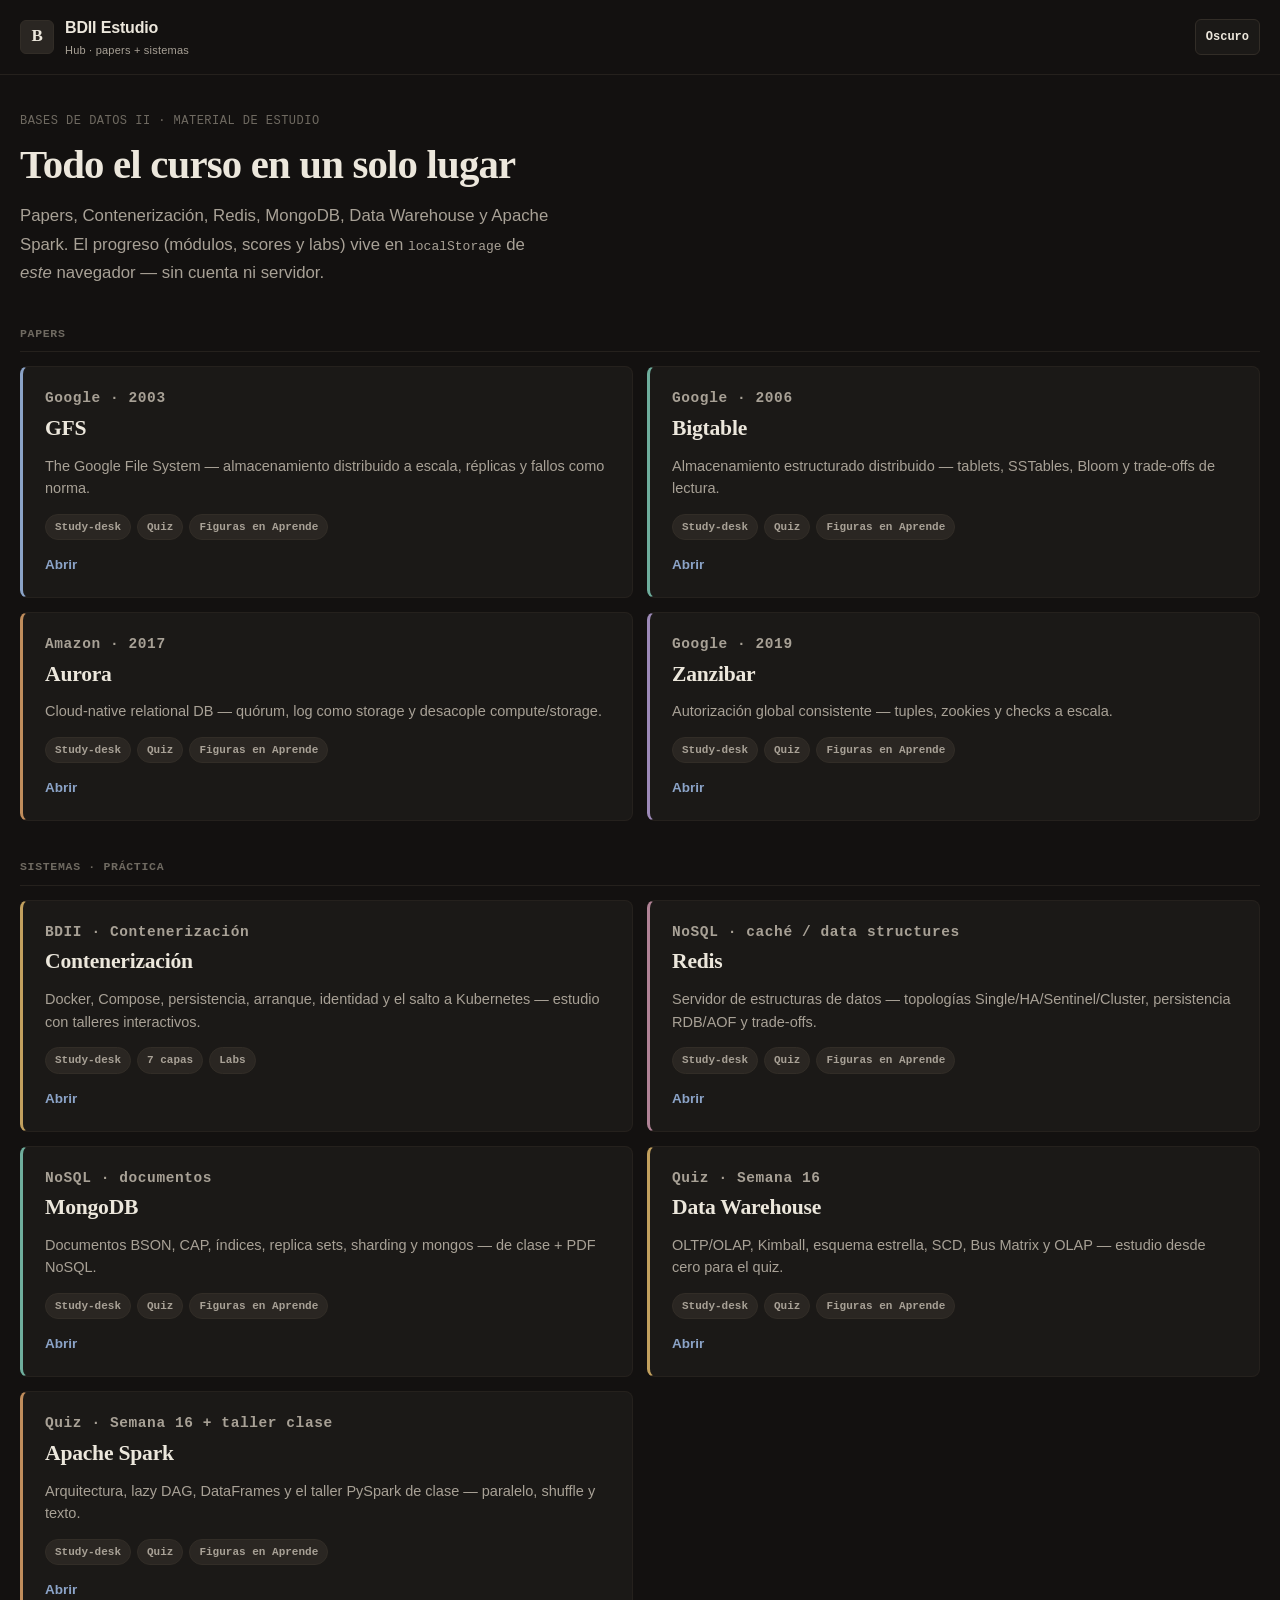
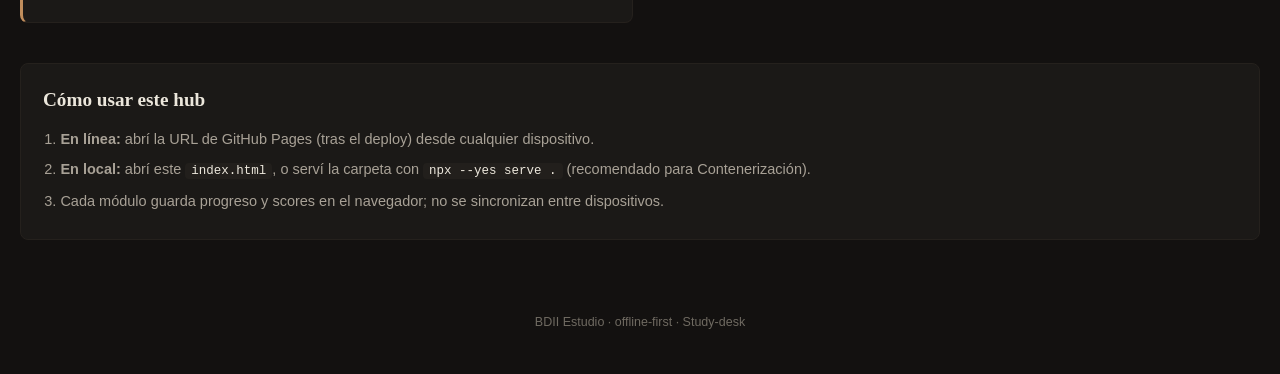
<file: index.html>
<!DOCTYPE html>
<html lang="es">
<head>
<meta charset="UTF-8">
<meta name="viewport" content="width=device-width, initial-scale=1.0">
<meta name="robots" content="noindex, nofollow">
<title>BDII Estudio · Hub</title>
<style>
/* ESTUDIO SUITE · hub — Study-desk editorial v4 */
:root{
  --bg:#131110; --bg2:#171514; --surface:#1b1917; --surface2:#221f1c; --surface3:#2a2622;
  --border:#322d27; --border-soft:#25211d;
  --text:#ece7dc; --muted:#a8a196; --dim:#6f6a61;
  --blue:#8ba3c7; --blue-soft:rgba(139,163,199,.12);
  --teal:#6fae9d; --teal-soft:rgba(111,174,157,.11);
  --orange:#c08d5c; --orange-soft:rgba(192,141,92,.11);
  --purple:#9d8ab8; --purple-soft:rgba(157,138,184,.11);
  --gold:#c2a05e; --gold-soft:rgba(194,160,94,.11);
  --pink:#b08396; --pink-soft:rgba(176,131,150,.11);
  --good:#74b18f; --bad:#c07f8c;
  --display:Georgia,'Palatino Linotype','Book Antiqua',Palatino,serif;
  --mono:ui-monospace,SFMono-Regular,Consolas,"Liberation Mono",Menlo,monospace;
  --sans:-apple-system,BlinkMacSystemFont,"Segoe UI",Roboto,"Helvetica Neue",Arial,sans-serif;
  --radius:8px;
  --ring:0 0 0 2px rgba(139,163,199,.45);
}
*{box-sizing:border-box;}
html{scroll-behavior:smooth;}
body{
  margin:0; color:var(--text);
  font-family:var(--sans); line-height:1.7; font-size:16px;
  background:var(--bg);
  -webkit-font-smoothing:antialiased; text-rendering:optimizeLegibility;
  min-height:100vh;
}
body.light{
  --bg:#f4f1e9; --bg2:#ece6d5; --surface:#fbf9f2; --surface2:#f0e9d6; --surface3:#e3d8bf;
  --border:#d2c7a9; --border-soft:#e0d6bc;
  --text:#26241f; --muted:#5e594e; --dim:#948d7d;
  --blue:#3c5a86; --blue-soft:rgba(60,90,134,.09);
  --teal:#337065; --teal-soft:rgba(51,112,101,.09);
  --orange:#8f5f2b; --orange-soft:rgba(143,95,43,.09);
  --purple:#635183; --purple-soft:rgba(99,81,133,.09);
  --gold:#7d6a2e; --gold-soft:rgba(125,106,46,.10);
  --pink:#8f4f68; --pink-soft:rgba(143,79,104,.09);
  --good:#3c7a5d; --bad:#9c4a59;
  --ring:0 0 0 2px rgba(60,90,134,.35);
  background:var(--bg);
}
::selection{background:var(--border); color:var(--text);}
a{color:var(--blue); text-decoration:none;}
a:hover{text-decoration:underline;}
a:focus-visible, button:focus-visible{outline:none; box-shadow:var(--ring);}
.skip-link{position:absolute; left:12px; top:-48px; z-index:100; background:var(--surface); color:var(--text); border:1px solid var(--border); border-radius:6px; padding:8px 14px; font-size:14px; font-weight:600; transition:top .15s ease;}
.skip-link:focus{top:12px;}

header{position:sticky; top:0; z-index:50; background:var(--bg); border-bottom:1px solid var(--border-soft);}
.topbar{max-width:1360px; margin:0 auto; padding:14px 20px; display:flex; align-items:center; gap:16px;}
.brand{display:flex; align-items:center; gap:11px; font-weight:650; letter-spacing:-.01em; font-size:16px;}
.brand .logo{width:34px; height:34px; border-radius:6px; flex:0 0 auto; background:var(--surface3); border:1px solid var(--border); display:grid; place-items:center; font-weight:700; font-family:var(--display); font-size:17px; color:var(--text);}
.brand small{display:block; font-weight:500; font-size:11px; color:var(--muted); letter-spacing:.02em;}
.theme-btn{margin-left:auto; border:1px solid var(--border); background:var(--surface); color:var(--text); min-width:36px; height:36px; padding:0 10px; border-radius:6px; cursor:pointer; font-size:12px; font-weight:650; font-family:var(--mono);}
.theme-btn:hover{border-color:var(--dim);}

main{max-width:1360px; margin:0 auto; padding:36px 20px 72px;}
.dateline{font-family:var(--mono); font-size:12px; color:var(--dim); letter-spacing:.04em; text-transform:uppercase; margin:0 0 10px;}
h1{font-family:var(--display); font-weight:700; font-size:clamp(1.85rem, 4vw, 2.55rem); line-height:1.2; margin:0 0 12px; letter-spacing:-.02em;}
.lede{font-size:1.05rem; color:var(--muted); max-width:58ch; margin:0 0 28px;}

.section-label{font-family:var(--mono); font-size:11.5px; font-weight:700; color:var(--dim); letter-spacing:.06em; text-transform:uppercase; margin:36px 0 14px; padding-bottom:8px; border-bottom:1px solid var(--border-soft);}

.grid{display:grid; grid-template-columns:repeat(2, 1fr); gap:14px;}
@media(max-width:720px){.grid{grid-template-columns:1fr;}}

.card{
  display:block; background:var(--surface); border:1px solid var(--border-soft);
  border-radius:var(--radius); padding:20px 22px; color:inherit; text-decoration:none;
  transition:border-color .15s ease, background .15s ease;
  border-left:3px solid transparent;
}
.card:hover{border-color:var(--border); background:var(--surface2); text-decoration:none;}
.card:focus-visible{box-shadow:var(--ring);}
.card.accent-blue{border-left-color:var(--blue);}
.card.accent-teal{border-left-color:var(--teal);}
.card.accent-orange{border-left-color:var(--orange);}
.card.accent-purple{border-left-color:var(--purple);}
.card.accent-gold{border-left-color:var(--gold);}
.card.accent-pink{border-left-color:var(--pink);}

.card-kicker{font-family:var(--mono); font-size:11px; font-weight:700; color:var(--dim); letter-spacing:.04em; margin:0 0 6px;}
.card h2{font-family:var(--display); font-size:1.35rem; font-weight:700; margin:0 0 8px; letter-spacing:-.01em;}
.card p{margin:0; font-size:14.5px; color:var(--muted); line-height:1.55;}
.card .meta{display:flex; flex-wrap:wrap; gap:6px; margin-top:14px;}
.pill{font-family:var(--mono); font-size:11px; font-weight:650; padding:3px 9px; border-radius:999px; background:var(--surface3); border:1px solid var(--border); color:var(--muted);}
.card .go{margin-top:14px; font-size:13.5px; font-weight:650; color:var(--blue);}

.how{
  margin-top:40px; padding:20px 22px; background:var(--surface);
  border:1px solid var(--border-soft); border-radius:var(--radius);
}
.how h2{font-family:var(--display); font-size:1.2rem; margin:0 0 10px;}
.how ol{margin:0; padding-left:1.2em; color:var(--muted); font-size:14.5px;}
.how li{margin:6px 0;}
.how code{font-family:var(--mono); font-size:12.5px; background:var(--surface2); padding:1px 6px; border-radius:4px; color:var(--text);}

footer{max-width:1360px; margin:0 auto; padding:0 20px 40px; color:var(--dim); font-size:12.5px; text-align:center;}
</style>
</head>
<body>
<a class="skip-link" href="#main">Saltar al contenido</a>
<header>
  <div class="topbar">
    <div class="brand">
      <div class="logo">B</div>
      <div>
        <div>BDII Estudio</div>
        <small>Hub · papers + sistemas</small>
      </div>
    </div>
    <button type="button" class="theme-btn" id="themeBtn" title="Cambiar tema" aria-label="Cambiar tema">Tema</button>
  </div>
</header>

<main id="main">
  <p class="dateline">Bases de datos II · Material de estudio</p>
  <h1>Todo el curso en un solo lugar</h1>
  <p class="lede">Papers, Contenerización, Redis, MongoDB, Data Warehouse y Apache Spark. El progreso (módulos, scores y labs) vive en <code style="font-family:var(--mono);font-size:13px">localStorage</code> de <em>este</em> navegador — sin cuenta ni servidor.</p>

  <p class="section-label">Papers</p>
  <div class="grid">
    <a class="card accent-blue" href="papers/gfs/gfs_app.html">
      <p class="card-kicker">Google · 2003</p>
      <h2>GFS</h2>
      <p>The Google File System — almacenamiento distribuido a escala, réplicas y fallos como norma.</p>
      <div class="meta"><span class="pill">Study-desk</span><span class="pill">Quiz</span><span class="pill">Figuras en Aprende</span></div>
      <div class="go">Abrir</div>
    </a>
    <a class="card accent-teal" href="papers/bigtable/bigtable_app.html">
      <p class="card-kicker">Google · 2006</p>
      <h2>Bigtable</h2>
      <p>Almacenamiento estructurado distribuido — tablets, SSTables, Bloom y trade-offs de lectura.</p>
      <div class="meta"><span class="pill">Study-desk</span><span class="pill">Quiz</span><span class="pill">Figuras en Aprende</span></div>
      <div class="go">Abrir</div>
    </a>
    <a class="card accent-orange" href="papers/aurora/aurora_app.html">
      <p class="card-kicker">Amazon · 2017</p>
      <h2>Aurora</h2>
      <p>Cloud-native relational DB — quórum, log como storage y desacople compute/storage.</p>
      <div class="meta"><span class="pill">Study-desk</span><span class="pill">Quiz</span><span class="pill">Figuras en Aprende</span></div>
      <div class="go">Abrir</div>
    </a>
    <a class="card accent-purple" href="papers/zanzibar/zanzibar_app.html">
      <p class="card-kicker">Google · 2019</p>
      <h2>Zanzibar</h2>
      <p>Autorización global consistente — tuples, zookies y checks a escala.</p>
      <div class="meta"><span class="pill">Study-desk</span><span class="pill">Quiz</span><span class="pill">Figuras en Aprende</span></div>
      <div class="go">Abrir</div>
    </a>
  </div>

  <p class="section-label">Sistemas · práctica</p>
  <div class="grid">
    <a class="card accent-gold" href="contenerizacion/index.html">
      <p class="card-kicker">BDII · Contenerización</p>
      <h2>Contenerización</h2>
      <p>Docker, Compose, persistencia, arranque, identidad y el salto a Kubernetes — estudio con talleres interactivos.</p>
      <div class="meta"><span class="pill">Study-desk</span><span class="pill">7 capas</span><span class="pill">Labs</span></div>
      <div class="go">Abrir</div>
    </a>
    <a class="card accent-pink" href="redis/redis_app.html">
      <p class="card-kicker">NoSQL · caché / data structures</p>
      <h2>Redis</h2>
      <p>Servidor de estructuras de datos — topologías Single/HA/Sentinel/Cluster, persistencia RDB/AOF y trade-offs.</p>
      <div class="meta"><span class="pill">Study-desk</span><span class="pill">Quiz</span><span class="pill">Figuras en Aprende</span></div>
      <div class="go">Abrir</div>
    </a>
    <a class="card accent-teal" href="mongo/mongo_app.html">
      <p class="card-kicker">NoSQL · documentos</p>
      <h2>MongoDB</h2>
      <p>Documentos BSON, CAP, índices, replica sets, sharding y mongos — de clase + PDF NoSQL.</p>
      <div class="meta"><span class="pill">Study-desk</span><span class="pill">Quiz</span><span class="pill">Figuras en Aprende</span></div>
      <div class="go">Abrir</div>
    </a>
    <a class="card accent-gold" href="dwh/dwh_app.html">
      <p class="card-kicker">Quiz · Semana 16</p>
      <h2>Data Warehouse</h2>
      <p>OLTP/OLAP, Kimball, esquema estrella, SCD, Bus Matrix y OLAP — estudio desde cero para el quiz.</p>
      <div class="meta"><span class="pill">Study-desk</span><span class="pill">Quiz</span><span class="pill">Figuras en Aprende</span></div>
      <div class="go">Abrir</div>
    </a>
    <a class="card accent-orange" href="spark/spark_app.html">
      <p class="card-kicker">Quiz · Semana 16 + taller clase</p>
      <h2>Apache Spark</h2>
      <p>Arquitectura, lazy DAG, DataFrames y el taller PySpark de clase — paralelo, shuffle y texto.</p>
      <div class="meta"><span class="pill">Study-desk</span><span class="pill">Quiz</span><span class="pill">Figuras en Aprende</span></div>
      <div class="go">Abrir</div>
    </a>
  </div>

  <div class="how">
    <h2>Cómo usar este hub</h2>
    <ol>
      <li><strong>En línea:</strong> abrí la URL de GitHub Pages (tras el deploy) desde cualquier dispositivo.</li>
      <li><strong>En local:</strong> abrí este <code>index.html</code>, o serví la carpeta con <code>npx --yes serve .</code> (recomendado para Contenerización).</li>
      <li>Cada módulo guarda progreso y scores en el navegador; no se sincronizan entre dispositivos.</li>
    </ol>
  </div>
</main>

<footer>BDII Estudio · offline-first · Study-desk</footer>

<script>
(function(){
  var KEY = 'bdii-hub-theme';
  var btn = document.getElementById('themeBtn');
  function apply(t){
    document.body.classList.toggle('light', t === 'light');
    btn.textContent = t === 'light' ? 'Claro' : 'Oscuro';
    try { localStorage.setItem(KEY, t); } catch(e) {}
  }
  var saved = null;
  try { saved = localStorage.getItem(KEY); } catch(e) {}
  apply(saved === 'light' ? 'light' : 'dark');
  btn.addEventListener('click', function(){
    apply(document.body.classList.contains('light') ? 'dark' : 'light');
  });
})();
</script>
</body>
</html>
</file>
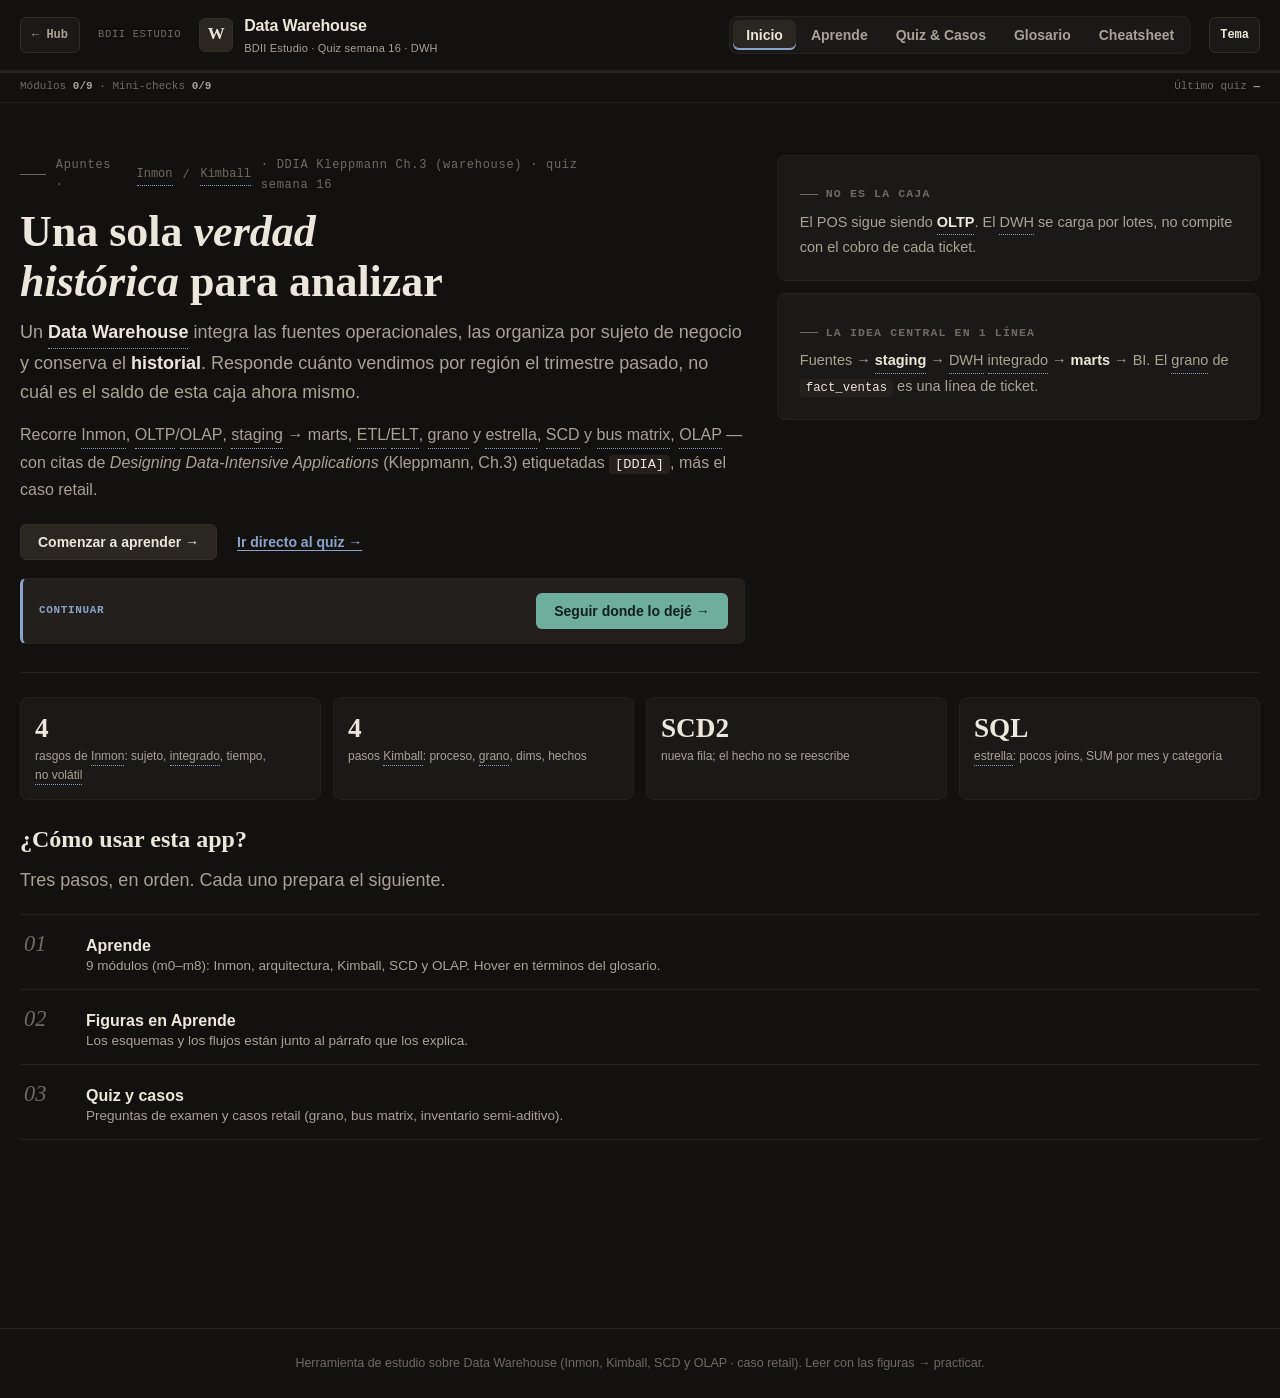
<file: dwh/dwh_app.html>
<!DOCTYPE html>
<html lang="es">
<head>
<meta charset="UTF-8">
<meta name="viewport" content="width=device-width, initial-scale=1.0">
<title>Data Warehouse · BDII Estudio — Kimball / OLAP / SCD</title>
<style>
/* ============ ESTUDIO SUITE · design system v4 ("Study-desk editorial") ============
   Tesis: apuntes de curso compuestos como página editorial — titulares serif,
   datelines mono, reglas finas en vez de tarjetas, examen numerado, un solo
   azul tinta reservado a la acción. Ejes: density media · warmth cálida ·
   formality media-baja · energy quieta · ornament estructural · contrast alto.
   Offline: Georgia + sans/mono nativos (sin fuentes bloqueantes). Clases e ids
   intactos: el JS no cambia salvo iconos de módulo y flechas en tabs. */
:root{
  --bg:#131110; --bg2:#171514; --surface:#1b1917; --surface2:#221f1c; --surface3:#2a2622;
  --border:#322d27; --border-soft:#25211d;
  --text:#ece7dc; --muted:#a8a196; --dim:#6f6a61;
  --blue:#8ba3c7; --blue-soft:rgba(139,163,199,.12);
  --teal:#6fae9d; --teal-soft:rgba(111,174,157,.11);
  --orange:#c08d5c; --orange-soft:rgba(192,141,92,.11);
  --purple:#9d8ab8; --purple-soft:rgba(157,138,184,.11);
  --gold:#c2a05e; --gold-soft:rgba(194,160,94,.11);
  --pink:#b08396; --pink-soft:rgba(176,131,150,.11);
  --good:#74b18f; --bad:#c07f8c;
  --brand1:#8ba3c7; --brand2:#8ba3c7;
  --display:Georgia,'Palatino Linotype','Book Antiqua',Palatino,serif;
  --mono:ui-monospace,SFMono-Regular,Consolas,"Liberation Mono",Menlo,monospace;
  --sans:-apple-system,BlinkMacSystemFont,"Segoe UI",Roboto,"Helvetica Neue",Arial,sans-serif;
  --shadow:none;
  --shadow-sm:none;
  --radius:8px; --radius-sm:6px; --radius-xs:4px;
  --ring:0 0 0 2px rgba(139,163,199,.45);
}
*{box-sizing:border-box;}
html{scroll-behavior:smooth;}
body{
  margin:0; color:var(--text);
  font-family:var(--sans); line-height:1.7; font-size:16px;
  background:var(--bg);
  -webkit-font-smoothing:antialiased; text-rendering:optimizeLegibility;
}
body.light{
  --bg:#f4f1e9; --bg2:#ece6d5; --surface:#fbf9f2; --surface2:#f0e9d6; --surface3:#e3d8bf;
  --border:#d2c7a9; --border-soft:#e0d6bc;
  --text:#26241f; --muted:#5e594e; --dim:#948d7d;
  --blue:#3c5a86; --blue-soft:rgba(60,90,134,.09);
  --teal:#337065; --teal-soft:rgba(51,112,101,.09);
  --orange:#8f5f2b; --orange-soft:rgba(143,95,43,.09);
  --purple:#635183; --purple-soft:rgba(99,81,131,.09);
  --gold:#7d6a2e; --gold-soft:rgba(125,106,46,.10);
  --pink:#8f4f68; --pink-soft:rgba(143,79,104,.09);
  --good:#3c7a5d; --bad:#9c4a59;
  --shadow:0 1px 2px rgba(60,50,25,.08);
  --shadow-sm:0 1px 2px rgba(60,50,25,.06);
  background:var(--bg);
}
::selection{background:var(--border); color:var(--text);}
a{color:var(--blue); text-decoration:none; border-radius:3px;}
a:hover{text-decoration:underline;}
a:focus-visible, button:focus-visible, input:focus-visible{outline:none; box-shadow:var(--ring);}
::-webkit-scrollbar{width:11px; height:11px;}
::-webkit-scrollbar-thumb{background:var(--border); border-radius:8px; border:3px solid var(--bg);}
::-webkit-scrollbar-track{background:transparent;}
.skip-link{position:absolute; left:12px; top:-48px; z-index:100; background:var(--surface); color:var(--text); border:1px solid var(--border); border-radius:6px; padding:8px 14px; font-size:14px; font-weight:600; transition:top .15s ease; text-decoration:none;}
.skip-link:focus{top:12px;}

/* ============ HEADER / NAV ============ */
header{position:sticky; top:0; z-index:50; background:var(--bg); border-bottom:1px solid var(--border-soft);}
.topbar{max-width:1480px; margin:0 auto; padding:12px 20px; display:flex; align-items:center; gap:18px; flex-wrap:wrap;}
.brand{display:flex; align-items:center; gap:11px; font-weight:650; letter-spacing:-.01em; font-size:16px;}
.brand .logo{width:34px; height:34px; border-radius:6px; flex:0 0 auto; background:var(--surface3); border:1px solid var(--border); display:grid; place-items:center; font-weight:700; font-family:var(--display); font-size:17px; color:var(--text);}
.brand small{display:block; font-weight:500; font-size:11px; color:var(--muted); letter-spacing:.02em;}
.tabs{display:flex; gap:2px; margin-left:auto; flex-wrap:wrap; background:var(--surface); border:1px solid var(--border-soft); border-radius:8px; padding:3px;}
.tab{border:0; background:transparent; color:var(--muted); font-family:var(--sans); font-size:14px; font-weight:600; padding:7px 13px; border-radius:6px; cursor:pointer;}
.tab:hover{color:var(--text); background:var(--surface2);}
.tab.active{color:var(--text); background:var(--surface3); box-shadow:inset 0 -2px 0 var(--blue);}
.theme-btn{border:1px solid var(--border); background:var(--surface); color:var(--text); min-width:36px; height:36px; padding:0 10px; border-radius:6px; cursor:pointer; font-size:12px; font-weight:650; font-family:var(--mono); flex:0 0 auto;}
.theme-btn:hover{border-color:var(--dim);}
.hub-link{flex:0 0 auto; font-family:var(--mono); font-size:12px; font-weight:650; color:var(--muted); border:1px solid var(--border); background:var(--surface); padding:7px 11px; border-radius:6px; text-decoration:none; white-space:nowrap;}
.hub-link:hover{color:var(--text); border-color:var(--dim); text-decoration:none;}.suite-stamp{font-family:var(--mono);font-size:10.5px;letter-spacing:.06em;text-transform:uppercase;color:var(--dim);white-space:nowrap;}
.progress-track{height:3px; background:var(--border-soft);}
.progress-fill{height:100%; width:0; background:var(--blue); transition:width .4s ease;}

/* ============ LAYOUT / TYPE — escala 12 / 14 / 16 / 18 / 24 / 40 ============ */
main{max-width:1480px; margin:0 auto; padding:32px 20px 110px;}
.view{display:none;}
.view.active{display:block; animation:fadeUp .25s ease;}
@keyframes fadeUp{from{opacity:0;}to{opacity:1;}}
@keyframes pop{from{opacity:0;}to{opacity:1;}}
@keyframes animPulse{0%,100%{opacity:1;}50%{opacity:.55;}}
h1.title{font-family:var(--display); font-weight:700; font-size:clamp(2rem,4.4vw,2.75rem); margin:12px 0 12px; letter-spacing:0; line-height:1.12; text-wrap:balance;}
h1.title em{font-style:italic;}
h2{font-family:var(--display); font-weight:700; font-size:1.5rem; margin:0 0 12px; letter-spacing:0; line-height:1.25; text-wrap:balance;}
h3{font-family:var(--display); font-weight:700; font-size:1.15rem; margin:30px 0 10px; line-height:1.3;}
p{max-width:88ch; color:var(--muted); margin:0 0 13px; text-wrap:pretty;}
p strong, li strong, td strong{color:var(--text);}
ul, ol{color:var(--muted);}
.lede{font-size:1.125rem; color:var(--muted); max-width:84ch; line-height:1.65;}
.dateline{display:flex; align-items:center; gap:10px; font-family:var(--mono); font-size:12px; letter-spacing:.06em; color:var(--dim); margin:0 0 4px;}
.dateline::before{content:""; width:26px; height:1px; background:var(--dim);}
.dateline cite{font-style:normal; color:var(--muted);}
.kicker{display:inline-flex; align-items:center; gap:8px; font-family:var(--mono); font-size:11.5px; letter-spacing:.1em; text-transform:uppercase; color:var(--dim); font-weight:700;}
.kicker::before{content:""; width:18px; height:1px; background:var(--dim);}

.card{background:var(--surface); border:1px solid var(--border-soft); border-radius:var(--radius); padding:20px 22px; margin:14px 0;}
.card.accent-blue, .card.accent-teal, .card.accent-orange, .card.accent-purple, .card.accent-gold, .card.accent-pink{border-left:1px solid var(--border-soft);}
.callout{position:relative; border-radius:6px; padding:13px 16px 13px 48px; margin:16px 0; font-size:14px; max-width:96ch; background:var(--surface2); border:1px solid var(--border-soft); border-left:3px solid var(--dim);}
.callout::before{display:grid; place-items:center; width:24px; height:24px; border-radius:6px; position:absolute; left:12px; top:13px; font-size:13px; font-weight:700; background:var(--surface3); border:1px solid var(--border);}
.callout .lbl{font-family:var(--mono); font-size:10.5px; text-transform:uppercase; letter-spacing:.08em; margin-bottom:5px; font-weight:700; color:var(--dim);}
.callout.info{border-left-color:var(--blue);} .callout.info .lbl{color:var(--blue);} .callout.info::before{content:"i"; color:var(--blue); font-family:var(--sans); font-style:normal;}
.callout.tip{border-left-color:var(--teal);} .callout.tip .lbl{color:var(--teal);} .callout.tip::before{content:"✓"; color:var(--teal);}
.callout.warn{border-left-color:var(--orange);} .callout.warn .lbl{color:var(--orange);} .callout.warn::before{content:"!"; color:var(--orange);}
.callout.err{border-left-color:var(--bad);} .callout.err .lbl{color:var(--bad);} .callout.err::before{content:"×"; color:var(--bad);}
.callout.dark{background:var(--surface2);}
.trade{background:var(--surface2); border:1px solid var(--border-soft); border-left:3px solid var(--gold); border-radius:6px; padding:12px 15px; margin:14px 0; font-size:14px; max-width:96ch; color:var(--muted);}
.trade b{color:var(--text);}
.trade b:first-child{color:var(--text);}

code{font-family:var(--mono); font-size:.85em; background:var(--surface2); border:1px solid var(--border-soft); padding:1px 5px; border-radius:4px; color:var(--text);}
pre{background:#100f0e; color:#d8d5cf; padding:16px 18px; border-radius:4px; overflow-x:auto; font-family:var(--mono); font-size:12.5px; line-height:1.7; max-width:100%; border:1px solid var(--border-soft);}
body.light pre{background:#26241f; color:#e2ded6;}
pre code{background:none; border:0; padding:0; color:inherit; font-size:inherit;}
.kw{color:#c8b88a;} .str{color:#93b898;} .cmt{color:#6e6e76;} .fn{color:#9db4d0;} .op{color:#b39ec4;}

table{border-collapse:separate; border-spacing:0; width:100%; margin:14px 0; font-size:13.5px; border:1px solid var(--border-soft); border-radius:4px; overflow:hidden;}
th,td{padding:9px 12px; text-align:left; vertical-align:top; border-bottom:1px solid var(--border-soft);}
th{background:var(--surface2); font-weight:650; color:var(--text); font-size:12.5px;}
tr:last-child th, tr:last-child td{border-bottom:0;}
tbody tr:hover td{background:var(--surface2);}
tr:nth-child(even) td{background:color-mix(in srgb, var(--surface2) 50%, transparent);}
table, .score-chip, .step-counter{font-variant-numeric:tabular-nums;}

.pill{display:inline-block; padding:2px 10px; border-radius:999px; font-size:11.5px; font-weight:650; font-family:var(--mono); border:1px solid var(--border);}
.pill.blue{background:var(--blue-soft); color:var(--blue); border-color:transparent;}
.pill.teal{background:var(--teal-soft); color:var(--teal); border-color:transparent;}
.pill.orange{background:var(--orange-soft); color:var(--orange); border-color:transparent;}
.pill.purple{background:var(--purple-soft); color:var(--purple); border-color:transparent;}
.pill.gold{background:var(--gold-soft); color:var(--gold); border-color:transparent;}

.btn{display:inline-flex; align-items:center; gap:8px; border:1px solid var(--border); cursor:pointer; background:var(--surface3); color:var(--text); font-weight:600; font-size:14px; font-family:var(--sans); padding:9px 17px; border-radius:var(--radius-sm);}
.btn:hover{border-color:var(--dim); filter:brightness(1.1);}
.btn:active{transform:none;}
.btn:disabled{opacity:.45; cursor:default;}
.btn.ghost{background:var(--surface2); color:var(--text); border-color:var(--border-soft);}
.btn.ghost:hover{border-color:var(--dim);}
.btn.teal{background:var(--teal); border-color:transparent; color:#10201c;}
body.light .btn.teal{color:#fbf9f3;}
.btn.teal:hover{filter:brightness(.94);}
.btn.playing{background:var(--gold); border-color:transparent; color:#1a1408;}
.btn.small{padding:6px 12px; font-size:13px;}
.linklike{background:none; border:0; padding:9px 4px; cursor:pointer; color:var(--blue); font-family:var(--sans); font-size:14px; font-weight:600; text-decoration:underline; text-underline-offset:3px; text-decoration-thickness:1px;}
.linklike:hover{filter:brightness(1.15);}
.controls .btn.seg-on{border-color:var(--teal); color:var(--teal);}

/* ============ HERO (editorial: dateline, titular, una acción) ============ */
.hero{display:grid; grid-template-columns:1.5fr 1fr; gap:32px; align-items:start; padding:20px 0 8px; border-bottom:1px solid var(--border-soft); padding-bottom:28px;}
.hero-cards{display:grid; gap:12px;}
.hero-cta{display:flex; gap:16px; align-items:center; flex-wrap:wrap; margin-top:20px;}
.stat-grid{display:grid; grid-template-columns:repeat(4,1fr); gap:12px; margin:24px 0;}
.stat{background:var(--surface); border:1px solid var(--border-soft); border-radius:var(--radius); padding:16px 14px 14px; text-align:left;}
.stat .n{font-family:var(--display); font-size:1.7rem; font-weight:700; color:var(--text); font-variant-numeric:tabular-nums; line-height:1.1;}
.stat .l{font-size:12px; color:var(--muted); margin-top:4px; line-height:1.5;}
.path{list-style:none; margin:18px 0; padding:0; border-top:1px solid var(--border-soft);}
.path li{border-bottom:1px solid var(--border-soft);}
.path-step{display:flex; gap:18px; align-items:baseline; width:100%; text-align:left; background:none; border:0; padding:16px 4px; cursor:pointer; color:var(--text); font-family:var(--sans);}
.path-step:hover .path-t{color:var(--blue);}
.path-n{font-family:var(--display); font-style:italic; font-size:1.4rem; color:var(--dim); min-width:44px;}
.path-step:hover .path-n{color:var(--blue);}
.path-t{display:block; font-size:16px; font-weight:650; color:var(--text);}
.path-d{display:block; font-size:13.5px; color:var(--muted); margin-top:3px; max-width:80ch;}

/* ============ APRENDE ============ */
.aprende-layout{display:grid; grid-template-columns:220px minmax(0,1fr); gap:36px; align-items:start;}
.module-nav{position:sticky; top:78px; display:flex; flex-direction:column; gap:2px; background:var(--surface); border:1px solid var(--border-soft); border-radius:var(--radius); padding:6px;}
.module-link{display:flex; align-items:center; gap:10px; text-align:left; cursor:pointer; background:transparent; border:0; border-radius:6px; color:var(--muted); font-family:var(--sans); font-size:13.5px; font-weight:600; padding:8px 11px; border-left:2px solid transparent;}
.module-link:hover{background:var(--surface2); color:var(--text);}
.module-link.active{background:var(--surface2); color:var(--text); border-left-color:var(--blue);}
.module-link .idx{font-family:var(--mono); font-size:11px; color:var(--dim);}
.module-link.done .check{margin-left:auto; color:var(--good); font-size:13px; font-weight:700;}
.module-content{min-width:0;}
.module-content > h2{margin-top:4px;}
.done-banner{display:none; align-items:center; gap:10px; background:var(--surface2); border:1px solid var(--border-soft); border-left:3px solid var(--good); border-radius:6px; padding:9px 14px; margin-bottom:14px; color:var(--text); font-weight:600; font-size:14px;}
.module-pager{display:flex; justify-content:space-between; gap:12px; margin-top:24px; flex-wrap:wrap;}
.legend{display:flex; gap:10px; flex-wrap:wrap; margin:14px 0;}

/* ============ SVG figures ============ */
figure{margin:20px 0;}
figure svg{width:100%; height:auto; display:block; background:var(--surface); border:1px solid var(--border-soft); border-radius:4px;}
figure figcaption{font-size:14px; color:var(--muted); background:var(--surface); border:1px solid var(--border-soft); border-radius:6px; padding:9px 13px; margin-top:8px; font-family:var(--sans);}
figure figcaption span{color:var(--text);}
.tnode{font:600 13px var(--sans); fill:var(--text);}
.tedge{font:400 11px var(--mono); fill:var(--muted);}
svg text.svgcap{font:700 14px var(--sans); fill:var(--gold);}
svg .flow{stroke-dasharray:7 5; animation:dashmove 0.9s linear infinite;}
@keyframes dashmove{to{stroke-dashoffset:-12;}}
.controls{display:flex; gap:10px; flex-wrap:wrap; align-items:center; margin:12px 0;}
.controls label{cursor:pointer;}
input[type="checkbox"]{accent-color:var(--blue);}
input[type="range"]{-webkit-appearance:none; appearance:none; height:4px; border-radius:99px; background:var(--border); outline-offset:4px;}
input[type="range"]::-webkit-slider-thumb{-webkit-appearance:none; width:16px; height:16px; border-radius:50%; background:var(--text); border:none; cursor:pointer;}
input[type="range"]::-moz-range-thumb{width:16px; height:16px; border-radius:50%; background:var(--text); border:none; cursor:pointer;}

/* ============ ANIM feedback ============ */
.anim-status{display:flex; align-items:center; gap:12px; margin:14px 0 4px; flex-wrap:wrap;}
.status-badge{font-family:var(--mono); font-size:11.5px; font-weight:700; padding:3px 11px; border-radius:999px; background:var(--surface2); border:1px solid var(--border); color:var(--muted); white-space:nowrap;}
.status-badge.playing{color:var(--teal); border-color:var(--teal); animation:animPulse 1.4s ease-in-out infinite;}
.status-badge.paused{color:var(--gold); border-color:var(--gold);}
.status-badge.done{color:var(--good); border-color:var(--good);}
.anim-progress{flex:1; min-width:140px; height:6px; border-radius:999px; background:var(--surface2); overflow:hidden; border:1px solid var(--border-soft);}
.anim-progress-fill{height:100%; width:0; background:var(--blue); transition:width .4s ease;}
.step-counter{font-family:var(--mono); font-size:12px; color:var(--dim); min-width:52px; text-align:right;}
.narrator{background:var(--surface); border:1px solid var(--border-soft); border-left:3px solid var(--blue); border-radius:6px; padding:11px 15px; margin:10px 0; font-size:15px; line-height:1.65; color:var(--text); min-height:52px;}
.narrator b{color:var(--text);}

/* ============ QUIZ (examen numerado) ============ */
.quiz-toolbar{display:flex; gap:12px; align-items:center; flex-wrap:wrap; margin:14px 0;}
.score-chip{background:var(--surface); border:1px solid var(--border); border-radius:999px; padding:6px 14px; font-weight:650; font-family:var(--mono); font-size:13.5px; font-variant-numeric:tabular-nums;}
.question-card{background:var(--surface); border:1px solid var(--border-soft); border-radius:var(--radius); padding:20px 22px; margin:16px 0; scroll-margin-top:90px;}
.qmeta{display:flex; gap:8px; align-items:center; margin-bottom:10px; flex-wrap:wrap;}
.qmeta .qnum{font-family:var(--display); font-style:italic; font-size:15px; color:var(--dim);}
.qtag{font-family:var(--mono); font-size:11px; font-weight:700; padding:2px 9px; border-radius:999px; border:1px solid transparent;}
.qtext{font-size:16.5px; font-weight:650; margin-bottom:12px; color:var(--text); line-height:1.6;}
.opts{counter-reset:qa;}
.opt{position:relative; display:block; width:100%; text-align:left; cursor:pointer; font-family:var(--sans); background:var(--surface); border:1px solid var(--border-soft); color:var(--text); border-radius:6px; padding:10px 13px 10px 50px; margin:7px 0; font-size:14px; line-height:1.55;}
.opt::before{counter-increment:qa; content:counter(qa,upper-alpha); position:absolute; left:11px; top:50%; transform:translateY(-50%); width:26px; height:26px; display:grid; place-items:center; border-radius:6px; background:var(--surface2); border:1px solid var(--border); font-family:var(--mono); font-size:12px; font-weight:700; color:var(--dim);}
.opt:hover{border-color:var(--dim);}
.opt:hover::before{color:var(--text); border-color:var(--dim);}
.opt.correct{border-color:var(--good);}
.opt.correct::before{background:var(--good); border-color:var(--good); color:#0e1512;}
.opt.wrong{border-color:var(--bad);}
.opt.wrong::before{background:var(--bad); border-color:var(--bad); color:#fff;}
.opt:disabled{cursor:default;}
.opt:disabled:not(.correct):not(.wrong){opacity:.7;}
.explain{display:none; background:var(--surface2); border:1px solid var(--border-soft); border-left:3px solid var(--teal); border-radius:0 6px 6px 0; padding:13px 15px; margin-top:11px; font-size:13.5px; color:var(--muted);}
.explain.show{display:block; animation:pop .2s ease;}
.explain .why{font-weight:700; color:var(--text);}
.quiz-result{display:none; text-align:center; padding:30px; background:var(--surface); border-radius:var(--radius); border:1px solid var(--border-soft); margin:20px 0;}
.quiz-result.show{display:block; animation:pop .25s ease;}
.big-score{font-family:var(--display); font-size:3.2rem; font-weight:700; color:var(--text); font-variant-numeric:tabular-nums; line-height:1;}
.grade-bar{height:10px; border-radius:999px; background:var(--surface2); border:1px solid var(--border-soft); overflow:hidden; margin:14px auto; max-width:420px;}
.grade-fill{height:100%; width:0; border-radius:999px; background:var(--blue); transition:width .6s ease;}
.case-card{background:var(--surface); border:1px solid var(--border-soft); border-radius:var(--radius); padding:20px 22px; margin:18px 0; scroll-margin-top:90px;}
.case-card h3{margin-top:6px;}
.case-step{background:var(--surface2); border:1px solid var(--border-soft); border-radius:6px; padding:12px 15px; margin:10px 0; font-size:14px;}
.hint-btn{font-family:var(--mono); font-size:12.5px;}
.reveal-btn{margin-top:6px;}

/* ============ GLOSARIO ============ */
.glossary-search{width:100%; max-width:480px; background:var(--surface); border:1px solid var(--border); color:var(--text); font-family:var(--sans); font-size:14.5px; padding:11px 15px 11px 40px; border-radius:6px; margin:12px 0 8px; background-image:url("data:image/svg+xml,%3Csvg xmlns='http://www.w3.org/2000/svg' width='15' height='15' viewBox='0 0 24 24' fill='none' stroke='%236f6a61' stroke-width='2.2' stroke-linecap='round'%3E%3Ccircle cx='11' cy='11' r='7'/%3E%3Cpath d='M20 20l-3.5-3.5'/%3E%3C/svg%3E"); background-repeat:no-repeat; background-position:13px center;}
.glossary-search:focus{border-color:var(--blue); box-shadow:var(--ring); outline:none;}
.glossary-search::placeholder{color:var(--dim);}
.gloss-term{background:var(--surface); border:1px solid var(--border-soft); border-radius:6px; padding:15px 17px; margin:10px 0; border-left:2px solid transparent;}
.gloss-term:hover{border-left-color:var(--dim);}
.gloss-term h3{margin:0 0 5px; font-size:15.5px;}
.gloss-term .def{color:var(--muted); font-size:14px;}

/* ============ CHEATSHEET ============ */
#cheatsheetContent{display:grid; grid-template-columns:1fr 1fr; gap:0 14px; align-items:start;}
#cheatsheetContent .card{margin:7px 0;}
#cheatsheetContent .card:first-child{grid-column:1 / -1;}

footer{margin-top:60px; padding:24px 20px; border-top:1px solid var(--border-soft); text-align:center; color:var(--dim); font-size:12.5px;}

@media(max-width:860px){
  body{font-size:15.5px;}
  .hero{grid-template-columns:1fr;}
  .stat-grid{grid-template-columns:repeat(2,1fr);}
  .path-step{padding:14px 2px;}
  #cheatsheetContent{grid-template-columns:1fr;}
  .aprende-layout{grid-template-columns:1fr;}
  .module-nav{position:static; flex-direction:row; overflow-x:auto; padding:6px; scrollbar-width:thin;}
  .module-link{white-space:nowrap; border-left:0; border-bottom:2px solid transparent; border-radius:0;}
  .module-link.active{border-bottom-color:var(--blue);}
  h1.title{font-size:1.7rem;}
  .tabs{margin-left:0;}
  table{display:block; overflow-x:auto;}
}
@media print{
  header, .hub-link, .suite-stamp, .tabs, .theme-btn, .progress-track, .controls, .anim-status, .narrator, .quiz-toolbar, #glossarySearch, .module-pager, .theme-btn, .module-nav, footer{display:none !important;}
  body{background:#fff;}
  main{max-width:100%; padding:0;}
  .view{display:none !important;}
  #view-cheatsheet{display:block !important;}
  #cheatsheetContent{display:grid; grid-template-columns:1fr 1fr; gap:8px;}
  #cheatsheetContent .card{box-shadow:none; break-inside:avoid; border:1px solid #999; margin:4px 0; padding:10px 12px;}
}
@media (prefers-reduced-motion: reduce){
  html{scroll-behavior:auto;}
  *, *::before, *::after{animation-duration:.01ms !important; animation-iteration-count:1 !important; transition-duration:.01ms !important;}
  svg .flow{animation:none;}
}


/* ============ GLOSSARY TIP BUBBLES (Study-desk speech) ============ */
.tip-term{position:relative; cursor:help; border-bottom:1.5px dotted var(--blue); color:inherit; font-weight:650; background:transparent; padding:0; margin:0; font:inherit; display:inline; border-radius:0; border-top:0; border-left:0; border-right:0;}
.tip-term:hover, .tip-term:focus-visible, .tip-term.is-open{border-bottom-color:var(--gold); color:var(--gold);}
.tip-term:focus-visible{outline:none; box-shadow:none;}
.tip-bubble{position:absolute; z-index:80; left:50%; bottom:calc(100% + 10px); transform:translateX(-50%); width:min(340px, 78vw); padding:12px 14px; background:var(--surface2); color:var(--text); border:1px solid var(--border); border-radius:10px 10px 10px 4px; box-shadow:0 8px 24px rgba(0,0,0,.28); font-family:var(--sans); font-size:13px; font-weight:500; line-height:1.55; text-align:left; opacity:0; visibility:hidden; pointer-events:none; transition:opacity .15s ease, visibility .15s ease;}
.tip-bubble::after{content:""; position:absolute; left:50%; bottom:-7px; transform:translateX(-50%) rotate(45deg); width:12px; height:12px; background:var(--surface2); border-right:1px solid var(--border); border-bottom:1px solid var(--border);}
.tip-bubble .tip-k{display:block; font-family:var(--mono); font-size:11px; letter-spacing:.04em; text-transform:uppercase; color:var(--blue); margin-bottom:4px;}
.tip-bubble .tip-ref{display:block; margin-top:6px; font-size:11.5px; color:var(--dim);}
.tip-term:hover .tip-bubble, .tip-term:focus-within .tip-bubble, .tip-term.is-open .tip-bubble{opacity:1; visibility:visible; pointer-events:auto;}
.tip-term.tip-below .tip-bubble{bottom:auto; top:calc(100% + 10px); border-radius:4px 10px 10px 10px;}
.tip-term.tip-below .tip-bubble::after{bottom:auto; top:-7px; border-right:0; border-bottom:0; border-left:1px solid var(--border); border-top:1px solid var(--border);}
@media (hover:none){
  .tip-term:hover .tip-bubble{opacity:0; visibility:hidden;}
  .tip-term.is-open .tip-bubble{opacity:1; visibility:visible; pointer-events:auto;}
}
@media print{ .tip-bubble{display:none !important;} .tip-term{border-bottom:none; font-weight:inherit;} }

/* ============ STUDY UX v5 (resume / TOC / quiz modes / comfort) ============ */
.progress-meta{display:flex; justify-content:space-between; gap:10px; align-items:center; max-width:1480px; margin:0 auto; padding:4px 20px 6px; font-family:var(--mono); font-size:11px; color:var(--dim); flex-wrap:wrap;}
.progress-meta b{color:var(--muted); font-weight:650;}
.continue-card{margin:18px 0 0; padding:14px 16px; background:var(--surface2); border:1px solid var(--border-soft); border-left:3px solid var(--blue); border-radius:6px; display:flex; gap:12px 18px; align-items:center; justify-content:space-between; flex-wrap:wrap;}
.continue-card > div:first-child{flex:1; min-width:min(100%, 200px);}
.continue-card .cc-label{font-family:var(--mono); font-size:11px; letter-spacing:.06em; text-transform:uppercase; color:var(--blue); font-weight:700; line-height:1.2;}
.continue-card .cc-detail{font-size:14px; color:var(--muted); margin-top:3px; line-height:1.4;}
.continue-card .cc-detail:empty{display:none; margin:0;}
.continue-card .cc-detail strong{color:var(--text);}
.continue-card #continueBtn{flex-shrink:0; align-self:center;}
.module-outline{position:sticky; top:78px; z-index:5; display:flex; gap:6px; flex-wrap:wrap; padding:8px 0 10px; margin:0 0 8px; background:linear-gradient(var(--bg) 70%, transparent); border-bottom:1px solid var(--border-soft);}
.module-outline a{font-family:var(--mono); font-size:11px; font-weight:650; color:var(--muted); text-decoration:none; padding:4px 9px; border-radius:999px; border:1px solid var(--border-soft); background:var(--surface); white-space:nowrap;}
.module-outline a:hover{color:var(--text); border-color:var(--dim); text-decoration:none;}
.module-content h2, .module-content h3, .module-content .trade{scroll-margin-top:130px;}
.module-chip{font-family:var(--mono); font-size:11px; font-weight:700; color:var(--dim); margin:0 0 8px;}
.module-content.reading-mode{line-height:1.85;}
.module-content.reading-mode p, .module-content.reading-mode .lede{max-width:72ch; font-size:1.05em;}
.anim-learn-link{margin-top:10px; font-size:13px;}
.seg-tabs{display:flex; gap:4px; flex-wrap:wrap; margin:10px 0 4px; background:var(--surface); border:1px solid var(--border-soft); border-radius:8px; padding:3px; width:fit-content;}
.seg-tab{border:0; background:transparent; color:var(--muted); font-family:var(--sans); font-size:13.5px; font-weight:600; padding:7px 14px; border-radius:6px; cursor:pointer;}
.seg-tab:hover{color:var(--text); background:var(--surface2);}
.seg-tab.active{color:var(--text); background:var(--surface3); box-shadow:inset 0 -2px 0 var(--blue);}
.quiz-panel, .cases-panel{display:none;}
.quiz-panel.active, .cases-panel.active{display:block;}
.quiz-modes, .quiz-filters, .quiz-page-ctl{display:flex; gap:6px; align-items:center; flex-wrap:wrap;}
.quiz-modes .btn.seg-on, .quiz-filters .btn.seg-on, .quiz-page-ctl .btn.seg-on{border-color:var(--blue); color:var(--blue);}
.quiz-nav{display:flex; gap:10px; align-items:center; justify-content:space-between; flex-wrap:wrap; margin:14px 0;}
.quiz-map{display:flex; gap:4px; flex-wrap:wrap; max-width:100%;}
.quiz-map button{width:28px; height:28px; border-radius:6px; border:1px solid var(--border-soft); background:var(--surface); color:var(--dim); font-family:var(--mono); font-size:11px; font-weight:700; cursor:pointer; padding:0;}
.quiz-map button:hover{border-color:var(--dim); color:var(--text);}
.quiz-map button.answered{background:var(--blue-soft); color:var(--blue); border-color:transparent;}
.quiz-map button.wrong{background:var(--pink-soft); color:var(--bad);}
.quiz-map button.correct{background:var(--teal-soft); color:var(--good);}
.quiz-map button.current{box-shadow:var(--ring);}
.quiz-remediation{text-align:left; margin:16px auto 0; max-width:640px;}
.quiz-remediation a{display:inline-block; margin:3px 6px 3px 0; font-size:13px;}
.tip-bubble .tip-gloss{display:inline-block; margin-top:8px; font-family:var(--mono); font-size:11px; font-weight:700; color:var(--blue); cursor:pointer; border:0; background:none; padding:0; text-decoration:underline; text-underline-offset:2px;}
.tip-term.tip-left .tip-bubble{left:0; transform:none;}
.tip-term.tip-right .tip-bubble{left:auto; right:0; transform:none;}
body.light .module-outline{background:linear-gradient(var(--bg) 70%, transparent);}
@media(max-width:860px){
  .module-outline{position:static; top:auto;}
}
@media print{
  .continue-card, .seg-tabs, .quiz-modes, .quiz-filters, .quiz-page-ctl, .quiz-nav, .module-outline, .module-chip, .progress-meta, .anim-learn-link, .print-hint{display:none !important;}
  @page{margin:12mm;}
}

</style>
  <link rel="stylesheet" href="../assets/learn-stage.css">
</head>
<body><a class="skip-link" href="#main">Saltar al contenido</a>
<header>
  <div class="topbar">
    <a class="hub-link" href="../index.html">← Hub</a><span class="suite-stamp">BDII Estudio</span>
    <div class="brand"><div class="logo">W</div><div><div>Data Warehouse</div>
        <small>BDII Estudio · Quiz semana 16 · DWH</small></div></div>
    <nav class="tabs" id="tabs" role="tablist" aria-label="Vistas de estudio">
      <button class="tab active" role="tab" aria-selected="true" data-view="inicio">Inicio</button>
      <button class="tab" role="tab" aria-selected="false" data-view="aprende">Aprende</button>
      <button class="tab" role="tab" aria-selected="false" data-view="quiz">Quiz & Casos</button>
      <button class="tab" role="tab" aria-selected="false" data-view="glosario">Glosario</button>
      <button class="tab" role="tab" aria-selected="false" data-view="cheatsheet">Cheatsheet</button>
    </nav>
    <button type="button" class="theme-btn" id="themeBtn" title="Cambiar tema" aria-label="Cambiar tema">Tema</button>
  </div>
  <div class="progress-track"><div class="progress-fill" id="progressFill"></div></div>
  <div class="progress-meta" id="progressMeta"><span id="progressLabel">Módulos 0/9</span><span id="progressQuizHint"></span></div>
</header>
<main id="main">
<section id="view-inicio" class="view active">
  <div class="hero">
    <div>
      <p class="dateline">Apuntes · Inmon/Kimball · DDIA Kleppmann Ch.3 (warehouse) · quiz semana 16</p>
      <h1 class="title">Una sola <em>verdad histórica</em> para analizar</h1>
      <p class="lede">Un <strong>Data Warehouse</strong> integra las fuentes operacionales, las organiza por sujeto de negocio y conserva el <strong>historial</strong>. Responde cuánto vendimos por región el trimestre pasado, no cuál es el saldo de esta caja ahora mismo.</p>
      <p>Recorre Inmon, OLTP/OLAP, staging → marts, ETL/ELT, grano y estrella, SCD y bus matrix, OLAP — con citas de <cite>Designing Data-Intensive Applications</cite> (Kleppmann, Ch.3) etiquetadas <code>[DDIA]</code>, más el caso retail.</p>
      <div class="hero-cta">
        <button class="btn" onclick="go('aprende')">Comenzar a aprender →</button>
        <button class="linklike" onclick="go('quiz')">Ir directo al quiz →</button>
      </div>
      <div class="continue-card" id="continueCard" hidden>
        <div>
          <div class="cc-label">Continuar</div>
          <div class="cc-detail" id="continueDetail"></div>
        </div>
        <button class="btn teal" id="continueBtn" type="button">Seguir donde lo dejé →</button>
      </div>
    </div>
    <div class="hero-cards">
      <div class="card accent-blue" style="margin:0;"><div class="kicker">No es la caja</div><p style="margin:6px 0 0; font-size:14.5px;">El POS sigue siendo <strong>OLTP</strong>. El DWH se carga por lotes, no compite con el cobro de cada ticket.</p></div>
      <div class="card accent-teal" style="margin:0;"><div class="kicker">La idea central en 1 línea</div><p style="margin:6px 0 0; font-size:14.5px;">Fuentes → <strong>staging</strong> → DWH integrado → <strong>marts</strong> → BI. El grano de <code>fact_ventas</code> es una línea de ticket.</p></div>
    </div>
  </div>
  <div class="stat-grid">
    <div class="stat"><div class="n">4</div><div class="l">rasgos de Inmon: sujeto, integrado, tiempo, no volátil</div></div>
    <div class="stat"><div class="n">4</div><div class="l">pasos Kimball: proceso, grano, dims, hechos</div></div>
    <div class="stat"><div class="n">SCD2</div><div class="l">nueva fila; el hecho no se reescribe</div></div>
    <div class="stat"><div class="n">SQL</div><div class="l">estrella: pocos joins, SUM por mes y categoría</div></div>
  </div>
  <h2>¿Cómo usar esta app?</h2>
  <p class="lede">Tres pasos, en orden. Cada uno prepara el siguiente.</p>
  <ol class="path">
    <li><button class="path-step" onclick="go('aprende')"><span class="path-n">01</span><span><span class="path-t">Aprende</span><span class="path-d">9 módulos (m0–m8): Inmon, arquitectura, Kimball, SCD y OLAP. Hover en términos del glosario.</span></span></button></li>
    <li><button class="path-step" onclick="go('aprende')"><span class="path-n">02</span><span><span class="path-t">Figuras en Aprende</span><span class="path-d">Los esquemas y los flujos están junto al párrafo que los explica.</span></span></button></li>
    <li><button class="path-step" onclick="go('quiz')"><span class="path-n">03</span><span><span class="path-t">Quiz y casos</span><span class="path-d">Preguntas de examen y casos retail (grano, bus matrix, inventario semi-aditivo).</span></span></button></li>
  </ol>
</section>
<section id="view-aprende" class="view">
  <span class="kicker">Ruta de aprendizaje</span>
  <h2>Aprende Data Warehouse desde cero</h2>
  <p class="lede">Sigue los módulos en orden. Fuente: apuntes de Data Warehouse (Inmon, Kimball, grano, SCD, OLAP) y el caso retail. Los términos con <strong>subrayado punteado</strong> abren el glosario. Los <strong>Trade-off</strong> son los que más caen en el quiz.</p>
  <div class="aprende-layout"><nav class="module-nav" id="moduleNav"></nav><div class="module-content" id="moduleContent"></div></div>
</section>
<section id="view-quiz" class="view">
  <span class="kicker">Comprueba tu aprendizaje</span>
  <h2>Quiz y casos</h2>
  <p class="lede">Las marcadas con <span class="pill gold">trade-off</span> preguntan <strong>qué se gana y qué se pierde</strong>. Usa Estudio (feedback ya), Examen (nota al final) o Solo falladas.</p>
  <div class="seg-tabs" role="tablist" aria-label="Quiz o casos">
    <button type="button" class="seg-tab active" id="tabQuizPanel" data-panel="quiz">Preguntas</button>
    <button type="button" class="seg-tab" id="tabCasesPanel" data-panel="cases">Casos</button>
  </div>
  <div class="quiz-panel active" id="quizPanel">
    <div class="quiz-toolbar">
      <span class="score-chip" id="scoreChip">0 / 0 correctas</span>
      <div class="quiz-modes" id="quizModes">
        <button type="button" class="btn ghost small seg-on" data-mode="study">Estudio</button>
        <button type="button" class="btn ghost small" data-mode="exam">Examen</button>
        <button type="button" class="btn ghost small" data-mode="wrong">Solo falladas</button>
      </div>
      <div class="quiz-filters" id="quizFilters"></div>
      <div class="quiz-page-ctl" id="quizPageCtl">
        <span style="font-size:12px;color:var(--dim);font-family:var(--mono);">Vista</span>
        <button type="button" class="btn ghost small" data-page="1">1</button>
        <button type="button" class="btn ghost small" data-page="5">5</button>
        <button type="button" class="btn ghost small seg-on" data-page="all">Todas</button>
      </div>
      <button class="btn ghost small" type="button" onclick="quiz.reset()">Reiniciar</button>
    </div>
    <div class="quiz-nav" id="quizNav" hidden>
      <button type="button" class="btn ghost small" id="quizPrev">← Anterior</button>
      <div class="quiz-map" id="quizMap"></div>
      <button type="button" class="btn ghost small" id="quizNext">Siguiente →</button>
    </div>
    <div id="quizContainer"></div>
    <div class="quiz-result" id="quizResult">
      <div class="big-score" id="quizPercent">0%</div>
      <div class="grade-bar"><div class="grade-fill" id="gradeFill"></div></div>
      <p id="quizMsg" style="text-align:center; margin:0 auto;"></p>
      <div class="quiz-remediation" id="quizRemediation"></div>
    </div>
  </div>
  <div class="cases-panel" id="casesPanel">
    <h2 style="margin-top:8px;">Casos prácticos</h2>
    <p class="lede">Intenta resolver antes de ver la solución. Pistas y soluciones se guardan en este dispositivo.</p>
    <div id="casesContainer"></div>
  </div>
</section>
<section id="view-glosario" class="view">
  <span class="kicker">Referencia rápida</span>
  <h2>Glosario</h2>
  <p class="lede">Misma fuente que las burbujas del Aprende. Escribe para filtrar (ej: grano, SCD, estrella, OLAP).</p>
  <input class="glossary-search" id="glossarySearch" type="text" placeholder="Filtra por término o definición (ej: grano, SCD, estrella, OLAP)…">
  <div id="glossaryList"></div>
</section>
<section id="view-cheatsheet" class="view">
  <span class="kicker">Repaso de último minuto</span>
  <h2>Cheatsheet</h2>
  <p class="lede">Todo lo esencial en una página. Ideal para imprimir o guardar PDF antes del quiz.</p>
  <div class="hero-cta print-hint" style="margin:10px 0 16px;">
    <button type="button" class="btn teal small" onclick="window.print()">Imprimir / Guardar PDF</button>
    <span style="font-size:13px;color:var(--dim);">Esta pestaña ya está activa — Ctrl+P también funciona.</span>
  </div>
  <div id="cheatsheetContent"></div>
</section>
</main>
<footer>Herramienta de estudio sobre Data Warehouse (Inmon, Kimball, SCD y OLAP · caso retail). Leer con las figuras → practicar.</footer>
<script>
const MODULES = [
{ id:'m0', tag:'Módulo 0', accent:'gold', title:'Qué es un Data Warehouse y por qué se separa del OLTP',
summary:'Repositorio analítico con historial. El analista consulta otra base para no frenar la caja.',
html: `
<p class="lede">Un <strong>Data Warehouse</strong> es un repositorio centralizado, orientado al análisis, que integra datos de varios sistemas operacionales, los modela para consultar y guarda un <strong>historial</strong> consistente. No es la caja.</p>
<div class="callout info"><div class="lbl">Fuente · [resumen]</div>Bill Inmon lo caracteriza en cuatro rasgos: <strong>orientado al sujeto</strong>, <strong>integrado</strong>, con <strong>variación en el tiempo</strong> y <strong>no volátil</strong>. Sirve para preguntar cuánto vendimos por región el trimestre pasado comparado con el año anterior. No sirve para preguntar el saldo de la cuenta X en este instante.</div>
<h3>Las cuatro ideas, en corto</h3>
<table><tr><th>#</th><th>Rasgo</th><th>En la práctica</th></tr>
<tr><td>1</td><td>Orientado al sujeto</td><td>Ventas, clientes, inventario — no “el módulo del ERP”.</td></tr>
<tr><td>2</td><td>Integrado</td><td>Misma clave de cliente, misma moneda, misma zona horaria.</td></tr>
<tr><td>3</td><td>Variación en el tiempo</td><td>Queda el estado de ayer, no solo el valor de hoy.</td></tr>
<tr><td>4</td><td>No volátil</td><td>Se carga por lotes. Un hecho ya cargado no se edita como un pedido.</td></tr></table>
<div class="callout info"><div class="lbl">Fuente · [DDIA · p.113]</div>"Those queries are often expensive, scanning large parts of the dataset, which can harm the performance of concurrently executing transactions."<br>Kleppmann cuenta por qué el administrador no deja al analista suelto en la base operacional: la consulta ad hoc recorre una porción grande de los datos y le quita aire a las transacciones que se están cobrando al mismo tiempo. Por eso, a finales de los 80 y principios de los 90, las empresas dejaron de usar el OLTP para analítica y pasaron a una base aparte.</div>
<div class="callout info"><div class="lbl">Fuente · [DDIA · p.114]</div>"A data warehouse, by contrast, is a separate database that analysts can query to their hearts' content, without affecting OLTP operations."<br>El almacén es esa otra base. Contiene una <strong>copia de solo lectura</strong> de los distintos OLTP de la empresa. El dato se extrae (volcado periódico o flujo continuo de cambios), se transforma a un esquema cómodo para analizar, se limpia y se carga. Ese proceso es el <strong>ETL</strong> (Fig. 3-8). La ventaja: el almacén se puede optimizar para el patrón analítico; los índices del capítulo, que sirven al OLTP, no responden bien una agregación grande.</div>
<div class="callout tip"><div class="lbl">Didáctico · caso retail</div>La caja (POS) anota cada venta al momento: eso es operacional. De noche el almacén analítico copia esas ventas, las cruza con productos, tiendas y el calendario fiscal, y las deja quietas. Sin ese almacén, cada gerencia exporta un Excel con su propia definición de “venta”. Con el DWH, todos leen la misma verdad histórica, y el cobro del sábado de rebajas no compite con el tablero.</div>
<div class="trade"><b>Trade-off 0 · Una sola verdad, un poco más tarde.</b> Ganas: el analista consulta cuanto quiera y la caja sigue cobrando. Pierdes: el tablero ve el último lote (o el flujo ya aplicado), no el ticket que se está pagando en este segundo.</div>
<div class="callout warn"><div class="lbl">Error común</div>Usar el DWH para “¿cuál es el saldo de esta cuenta ahora?” o, al revés, lanzar el agregado de tres años sobre el POS. La primera pregunta es OLTP. La segunda es del almacén.</div>
`,
mini:{q:'Según Kleppmann, ¿por qué el analista no corre el agregado sobre el OLTP?', opts:['Porque SQL no sabe sumar','Porque el escaneo analítico es caro y perjudica las transacciones que se ejecutan a la vez','Porque el DWH no guarda ventas','Porque el POS no tiene clave primaria'], a:1, why:'DDIA p.113–114: la consulta ad hoc barre muchos datos. El almacén es otra base, de copia de lectura, para no tocar el OLTP.'} },
{ id:'m1', tag:'Módulo 1', accent:'blue', title:'Las 4 de Inmon y OLTP contra OLAP',
summary:'Sujeto, integración, tiempo y no volatilidad, más el contraste de acceso de Kleppmann.',
html: `
<p class="lede">Inmon fija el contrato del almacén. OLTP y OLAP no son “la misma base con más índices”: cambian el propósito, el patrón de acceso y quién consulta.</p>
<h3>Qué significa cada rasgo de Inmon</h3>
<div class="callout info"><div class="lbl">Fuente · [resumen]</div>Orientado al sujeto: el modelo habla de Ventas o Cliente, no del módulo del ERP. Integrado: un solo significado de cliente, moneda y zona horaria. Variación temporal: snapshots y SCD en las dimensiones. No volátil: ETL por lotes, sin UPDATE masivo de hechos ya cargados.</div>
<table><tr><th>#</th><th>Característica</th><th>Se ve así</th></tr>
<tr><td>1</td><td>Orientado al sujeto</td><td>Áreas de negocio, no aplicaciones.</td></tr>
<tr><td>2</td><td>Integrado</td><td><code>cliente_id</code>, moneda y huso horario unificados.</td></tr>
<tr><td>3</td><td>Variación temporal</td><td>Fotos diarias; la dimensión recuerda el segmento anterior.</td></tr>
<tr><td>4</td><td>No volátil</td><td>El hecho cargado se conserva; no se “corrige” como un pedido abierto.</td></tr></table>
<h3>OLTP frente a OLAP, como lo pide el curso</h3>
<table><tr><th>Aspecto</th><th>OLTP</th><th>OLAP</th></tr>
<tr><td>Propósito</td><td>Transacciones del día</td><td>Análisis, reportes, KPI</td></tr>
<tr><td>Operaciones</td><td>INSERT, UPDATE, DELETE frecuentes</td><td>SELECT agregados, pocos writes</td></tr>
<tr><td>Modelo</td><td>Alta normalización (3FN+)</td><td>Desnormalizado (estrella)</td></tr>
<tr><td>Quién consulta</td><td>Operadores y aplicaciones</td><td>Analistas, BI, dirección</td></tr>
<tr><td>Latencia</td><td>Milisegundos</td><td>Segundos a minutos, aceptable</td></tr>
<tr><td>Ejemplo</td><td>Un pedido de e-commerce</td><td>Ventas por categoría en el año</td></tr></table>
<div class="callout info"><div class="lbl">Fuente · [DDIA · p.112]</div>Kleppmann separa los patrones antes de ponerles nombre. El OLTP busca <strong>pocos registros por clave</strong>, con un índice, e inserta o actualiza según lo que teclea el usuario. La consulta analítica <strong>recorre muchísimos registros</strong>, lee pocas columnas y calcula un agregado (conteo, suma, promedio), no devuelve la fila cruda. Ejemplos de ventas: ingreso total de cada tienda en enero; cuántos plátanos de más se vendieron en la última promo; qué marca de alimento infantil se compra junto con los pañales de la marca X.</div>
<div class="callout info"><div class="lbl">Fuente · [DDIA · p.113]</div>La Table 3-1 pone el contraste así. Lectura: pocos registros por clave, frente a un agregado sobre muchísimos. Escritura: accesos aleatorios de baja latencia desde el usuario, frente a <strong>carga masiva (ETL)</strong> o un flujo de eventos. Quién lo usa: el cliente final vía la aplicación, frente al analista interno. Qué representa el dato: el <strong>estado actual</strong>, frente a la <strong>historia de eventos</strong>. Tamaño: gigabytes a terabytes, frente a terabytes a petabytes. La nota al pie aclara que “online” en OLAP no es el sitio web: el analista explora de forma interactiva, no solo abre un reporte ya fijo.</div>
<p>En la superficie los dos mundos hablan SQL. Por dentro no: muchos motores se especializan en uno u otro. SQL Server o SAP HANA pueden hacer ambos, pero cada vez son <strong>dos motores</strong> detrás de la misma interfaz SQL <span class="callout-src">(DDIA p.115)</span>.</p>
<div class="callout tip"><div class="lbl">Didáctico · caso retail</div>OLTP: “¿Hay stock del SKU 8842 en Central?”. Eso es una clave, el estado de ahora. OLAP: “¿Qué categoría creció más en Q3 en la zona Norte?”. Eso barre el historial de eventos y no debe competir con el cobro.</div>
<div class="trade"><b>Trade-off 1 · Sacar el análisis de la caja.</b> Ganas: el POS sigue en milisegundos y el almacén se diseña para barrer historia. Pierdes: el tablero no ve la venta de hace treinta segundos; ve el último lote integrado.</div>
<div class="callout warn"><div class="lbl">Error común</div>Decir que OLAP es “OLTP con más índices”. Kleppmann marca lo contrario: el índice que encuentra una clave sirve al OLTP y responde mal el escaneo analítico. Cambia la pregunta, la forma de la tabla y el ritmo de escritura.</div>
`,
mini:{q:'En la Table 3-1 de Kleppmann, el dato analítico representa sobre todo…', opts:['El estado actual de una sola cuenta','La historia de eventos a lo largo del tiempo','Un índice B+ del POS','El saldo en vivo de la caja'], a:1, why:'OLTP = latest state. OLAP = history of events. DDIA p.113.'} },
{ id:'m2', tag:'Módulo 2', accent:'purple', title:'Arquitectura: staging, DWH, marts y metadatos',
summary:'Del sistema fuente al dashboard, con marts dependientes y tres clases de metadatos.',
html: `
<p class="lede">El almacén no es una sola tabla. Hay una zona de aterrizaje, un núcleo integrado, subconjuntos por equipo y una capa de consumo.</p>
<h3>El flujo</h3>
<div class="callout info"><div class="lbl">Fuente · [resumen]</div>Fuentes OLTP, APIs o archivos entran por ETL o ELT a staging (crudo, poco transformado). El DWH empresarial integra: en Inmon suele ser 3FN; en Kimball puede ser el bus de hechos. De ahí salen marts de ventas, inventario o CRM, y BI consume dashboards, cubos o features.</div>
<pre><code>Fuentes (POS, WMS, OMS, HR)
        → staging / landing
        → DWH integrado
        → marts (tienda, finanzas, CRM)
        → BI</code></pre>
<table><tr><th>Capa</th><th>Qué guarda</th></tr>
<tr><td>Staging</td><td>Lote crudo, trazable. Calidad mínima. Sin joins de negocio.</td></tr>
<tr><td>DWH</td><td>Modelo corporativo integrado.</td></tr>
<tr><td>Data mart</td><td>Recorte para un departamento o un caso de uso.</td></tr>
<tr><td>BI</td><td>Consulta final: tablero, cubo, modelo semántico.</td></tr></table>
<div class="callout info"><div class="lbl">Fuente · [DDIA · p.113]</div>Kleppmann lista los OLTP que una empresa grande ya no puede consultar “a mano”: el sitio de cara al cliente, el punto de venta de las tiendas físicas, el inventario, las rutas, los proveedores, los empleados. Cada uno vive casi solo. La Fig. 3-8 (p.114) dibuja el ETL simplificado hacia el almacén. El curso parte esa flecha en capas: staging, núcleo, marts y BI. El libro no nombra el mart; la idea de “una copia analítica de todos esos sistemas” es la misma.</div>
<h3>Mart dependiente o independiente</h3>
<table><tr><th>Tipo</th><th>De dónde sale</th><th>Ventaja</th><th>Riesgo</th></tr>
<tr><td>Dependiente</td><td>Del DWH corporativo</td><td>Misma métrica, gobernanza</td><td>El núcleo puede volverse cuello de botella</td></tr>
<tr><td>Independiente</td><td>Directo de las fuentes</td><td>Un área entrega rápido</td><td>Silos y “venta” definida de dos maneras</td></tr></table>
<p>Kimball prefiere marts <strong>dependientes</strong> que comparten dimensiones conformadas. Inmon construye primero el DWH en 3FN; el mart es una extracción o una vista.</p>
<h3>Tres metadatos</h3>
<table><tr><th>Tipo</th><th>Ejemplos</th></tr>
<tr><td>Técnicos</td><td>Esquemas, linaje, jobs, SLAs</td></tr>
<tr><td>De negocio</td><td>Qué significa “venta neta”, quién es dueño del dato, políticas</td></tr>
<tr><td>Operacionales</td><td>Log de carga, filas rechazadas, watermark de extracción</td></tr></table>
<p>Sin metadatos no hay confianza cuando el esquema de origen cambia, ni forma de saber qué lote se cargó.</p>
<div class="callout tip"><div class="lbl">Didáctico · caso retail</div>Fuentes: POS, WMS, OMS y RR.HH. (el mismo mapa que Kleppmann: caja, inventario, pedidos, empleados). Staging: <code>stg_pos_ventas</code> y <code>stg_inv_snapshot</code>, todavía sin el join de margen. Bus: <code>fact_ventas</code>, <code>fact_inventario</code>, <code>fact_pedidos</code> más dimensiones compartidas. Marts: operaciones de tienda y finanzas. BI lee el mart, no la caja.</div>
<h3>Checklist de staging</h3>
<ul>
<li><code>batch_id</code> y timestamp de extracción</li>
<li>Fuente y zona horaria anotadas</li>
<li>Fechas y decimales con cast explícito</li>
<li>Duplicados vistos con clave natural y hash</li>
<li>Nulos en claves obligatorias van a rechazos</li>
<li>Las reglas de negocio se quedan para el DWH</li>
<li>Retención corta (días o semanas) y linaje (<code>source_system</code>, archivo o PK de origen)</li>
</ul>
<div class="trade"><b>Trade-off 2 · Mart rápido o métrica única.</b> Ganas con el mart independiente: un equipo no espera al modelo corporativo. Pierdes: dos tableros pueden no cuadrar el mismo lunes.</div>
<div class="callout warn"><div class="lbl">Error común</div>Calcular margen, segmentos o SCD dentro de staging. Esa capa aterriza y deja rastro; la regla de negocio vive en el DWH.</div>
`,
mini:{q:'¿Dónde van las reglas de negocio complejas (margen, segmento, SCD)?', opts:['En la tabla de staging, junto al archivo crudo','En la capa del DWH, después del aterrizaje','En el POS, para no tener DWH','Solo en el nombre del dashboard'], a:1, why:'Staging conserva el lote. La integración y las reglas se aplican al entrar al almacén.'} },
{ id:'m3', tag:'Módulo 3', accent:'teal', title:'ETL contra ELT, Inmon contra Kimball',
summary:'Dónde ocurre la transformación, y si el núcleo es 3FN o un bus dimensional.',
html: `
<p class="lede">Hay dos decisiones distintas que a veces se mezclan: <strong>cómo se mueve el dato</strong> (ETL o ELT) y <strong>cómo se modela el núcleo</strong> (Inmon o Kimball).</p>
<h3>ETL y ELT</h3>
<div class="callout info"><div class="lbl">Fuente · [resumen]</div>En ETL la transformación corre en un motor aparte y el DWH recibe datos ya conformados. En ELT se carga el crudo y se transforma con SQL dentro del destino. En la nube, ELT es el patrón habitual: landing en object storage y SQL versionado (dbt y similares).</div>
<table><tr><th></th><th>ETL</th><th>ELT</th></tr>
<tr><td>Transformación</td><td>Fuera del DWH</td><td>En el motor SQL del DWH o del lake</td></tr>
<tr><td>Cuándo conviene</td><td>Fuentes heterogéneas y reglas pesadas</td><td>Destino que escala (Snowflake, BigQuery)</td></tr>
<tr><td>Zona previa</td><td>Staging muy usado</td><td>Landing en objetos + tablas raw</td></tr></table>
<div class="callout info"><div class="lbl">Fuente · [DDIA · p.114]</div>"Data is extracted from OLTP databases (using either a periodic data dump or a continuous stream of updates), transformed into an analysis-friendly schema, cleaned up, and then loaded into the data warehouse. This process of getting data into the warehouse is known as Extract–Transform–Load (ETL)."<br>Eso es el ETL clásico del libro: extraer (volcado periódico o flujo continuo), transformar a un esquema amigable para el análisis, limpiar y cargar (Fig. 3-8). Kleppmann no desarrolla el ELT por nombre. El ELT —cargar crudo y transformar dentro del motor— es la variante de curso y de nube, sobre la misma idea de sacar el dato del OLTP.</div>
<h3>Inmon y Kimball</h3>
<table><tr><th></th><th>Inmon</th><th>Kimball</th></tr>
<tr><td>Núcleo</td><td>DWH relacional en 3FN</td><td>Dimensional (estrella) en todo el bus</td></tr>
<tr><td>Recorrido</td><td>Top-down: primero la empresa</td><td>Bottom-up: mart a mart, dimensiones conformadas</td></tr>
<tr><td>Normalización</td><td>Alta en el núcleo</td><td>Baja en hechos y dimensiones de presentación</td></tr>
<tr><td>Tiempo al primer tablero</td><td>Más largo al inicio</td><td>Entregas por proceso de negocio</td></tr>
<tr><td>Encaja si</td><td>Hay gobierno fuerte y muchas fuentes distintas</td><td>El BI necesita salir por procesos, de forma iterativa</td></tr></table>
<p>El capítulo de Kleppmann no elige entre Inmon y Kimball. Sí dice que el modelo del almacén suele ser relacional, porque SQL cae bien a la analítica, y que el estilo habitual es la estrella (modelado dimensional). Eso se parece al consumo de Kimball. El 3FN corporativo de Inmon es materia del curso.</p>
<div class="callout tip"><div class="lbl">Didáctico · caso retail</div>Si el curso pide modelo estrella y FactVentas, el hilo es Kimball. Si la empresa exige un único 3FN antes de cualquier dashboard, el matiz es Inmon. Muchas organizaciones integran al estilo Inmon y publican al estilo Kimball. Puedes cargar con ELT en BigQuery y aun así publicar la estrella: el transporte no elige el modelo.</div>
<div class="trade"><b>Trade-off 3 · Gobierno primero o tablero primero.</b> Ganas con Inmon: una sola definición antes de proliferar marts. Pierdes: el primer dashboard tarda. Ganas con Kimball: un proceso (la venta en caja) ya se puede consultar. Pierdes: sin dimensiones conformadas aparecen métricas gemelas.</div>
<div class="callout warn"><div class="lbl">Error común</div>Tratar ETL/ELT e Inmon/Kimball como la misma elección. El libro describe el ETL clásico. El curso añade ELT. Ninguno de los dos obliga a un 3FN o a una estrella.</div>
`,
mini:{q:'El ETL que describe Kleppmann consiste en…', opts:['Cargar el crudo y transformar solo dentro del DWH (eso es ELT)','Extraer del OLTP (volcado o flujo), transformar a un esquema analítico, limpiar y cargar','Consultar el POS en vivo','Sobrescribir los hechos cada vez que cambia un atributo'], a:1, why:'DDIA p.114: Extract–Transform–Load clásico. El ELT es la variante de curso/nube.'} },
{ id:'m4', tag:'Módulo 4', accent:'orange', title:'Grano y los 4 pasos de Kimball',
summary:'Declarar qué es una fila antes de elegir dimensiones y medidas.',
html: `
<p class="lede">El <strong>grano</strong> dice qué representa una fila de la tabla de hechos. Si no está escrito, el resto del modelo se apoya en un supuesto.</p>
<h3>Dos granos distintos</h3>
<div class="callout info"><div class="lbl">Fuente · [resumen]</div>Una fila puede ser una línea de ticket, o las ventas del día por tienda y SKU. El segundo grano es más grueso: ya no puedes volver a la línea. La regla es declarar el grano por escrito antes de diseñar dimensiones y medidas. Cambiarlo después obliga a reconstruir los hechos.</div>
<table><tr><th>Grano</th><th>Una fila es…</th><th>Qué ya no puedes preguntar</th></tr>
<tr><td>Fino</td><td>Una línea de ticket (un SKU en un cobro)</td><td>Nada de lo que la línea no traiga</td></tr>
<tr><td>Grueso</td><td>Ventas del día por tienda y SKU</td><td>El ticket, la hora, el cajero de esa línea</td></tr></table>
<h3>Los 4 pasos</h3>
<ol>
<li><strong>Elegir el proceso de negocio</strong> — por ejemplo, registrar la venta en caja.</li>
<li><strong>Declarar el grano</strong> — por ejemplo, la línea de detalle del ticket.</li>
<li><strong>Identificar las dimensiones</strong> — fecha, tienda, producto, cliente, empleado, promoción.</li>
<li><strong>Identificar los hechos (medidas)</strong> — cantidad, importe bruto, descuento, costo, margen.</li>
</ol>
<p>Se repite el método para inventario diario, pedido web o devolución. Cada proceso tiene su propio grano.</p>
<div class="callout info"><div class="lbl">Fuente · [DDIA · p.116]</div>"Usually, facts are captured as individual events, because this allows maximum flexibility of analysis later."<br>Capturar el evento suelto (y no un total ya resumido) es la misma razón del grano fino: después se puede agregar de muchas formas. El costo es una tabla de hechos enorme. En la p.117, si el cliente compra varios productos a la vez, cada uno es <strong>una fila distinta</strong> del hecho. Eso es el grano de línea, no el de ticket.</div>
<div class="callout tip"><div class="lbl">Didáctico · caso retail</div>Proceso: ventas POS. Grano: una fila de <code>fact_ventas</code> es una línea del ticket (un SKU, en un ticket, en un instante de cobro). Un ticket con 5 productos produce 5 filas. Si el grano fuera “el ticket”, sería 1 fila, y hay que decirlo explícitamente. Kleppmann elige las filas separadas “for simplicity” y, sobre todo, para no cerrar el análisis.</div>
<div class="trade"><b>Trade-off 4 · Grano fino.</b> Ganas: puedes agregar hacia arriba (día, categoría, región) sin haberlo decidido el día del diseño. Pierdes: más filas. Una empresa grande puede tener decenas de petabytes de historia, casi toda en tablas de hechos (DDIA p.116).</div>
<div class="callout warn"><div class="lbl">Error común</div>Modelar una fila por ticket cuando el grano escrito es la línea — o al revés — y luego sorprenderse de que la cantidad no cuadra con el POS. Cambiar el grano obliga a reconstruir, no alcanza un UPDATE.</div>
`,
mini:{q:'¿Cuál es el orden de los 4 pasos de Kimball?', opts:['Medidas, SQL, cubo, dashboard','Proceso de negocio, grano, dimensiones, hechos','Staging, ELT, MOLAP, lakehouse','SCD 1, SCD 2, SCD 3, bus'], a:1, why:'Primero el proceso, después qué es una fila, después el contexto y al final las medidas.'} },
{ id:'m5', tag:'Módulo 5', accent:'gold', title:'Estrella, copo, galaxia, FactVentas y columnas',
summary:'Hecho-evento al centro, dimensiones alrededor, y por qué el almacén suele guardar por columna.',
html: `
<p class="lede">Con el grano declarado, la presentación clásica es la <strong>estrella</strong>: una tabla de hechos y dimensiones alrededor. El almacén, además, suele guardar ese hecho <strong>por columnas</strong>, porque la consulta analítica no pide la fila entera.</p>
<h3>Tres esquemas</h3>
<div class="callout info"><div class="lbl">Fuente · [resumen]</div>Estrella: hecho al centro, dimensiones desnormalizadas, pocos joins. Copo de nieve: la jerarquía de la dimensión se normaliza en tablas hijas; ahorra espacio y suma joins. Galaxia (constelación): varios hechos comparten dimensiones. Eso es el bus de Kimball.</div>
<table><tr><th>Esquema</th><th>Forma</th><th>Conviene recordar</th></tr>
<tr><td>Estrella</td><td>Hecho + dimensiones desnormalizadas</td><td>La consulta se lee de un vistazo</td></tr>
<tr><td>Copo de nieve</td><td>Jerarquías en tablas hijas</td><td>Menos redundancia, más joins</td></tr>
<tr><td>Galaxia</td><td>Varios hechos, dimensiones compartidas</td><td>Una sola <code>dim_producto</code> para ventas, inventario y pedidos</td></tr></table>
<div class="callout info"><div class="lbl">Fuente · [DDIA · p.115]</div>"Each row of the fact table represents an event that occurred at a particular time (here, each row represents a customer's purchase of a product)."<br>La Fig. 3-9 es la estrella de un supermercado. Al centro, <code>fact_sales</code>. Cada fila es un evento. Si en vez de ventas fuera tráfico web, la fila sería una vista de página o un clic. El nombre “estrella” sale de dibujar el hecho en el medio y las dimensiones como rayos (p.117).</div>
<div class="callout info"><div class="lbl">Fuente · [DDIA · p.116]</div>"The dimensions represent the who, what, where, when, how, and why of the event."<br>Unas columnas del hecho son atributos (precio de venta, costo de compra, para poder calcular el margen). Otras son claves foráneas a las <strong>tablas de dimensión</strong>. <code>dim_product</code> trae SKU, descripción, marca, categoría, tamaño. La fecha también suele ser dimensión, para colgar festivos y distinguir venta de feriado y de día normal (p.117).</div>
<div class="callout info"><div class="lbl">Fuente · [DDIA · p.117]</div>"Snowflake schemas are more normalized than star schemas, but star schemas are often preferred because they are simpler for analysts to work with."<br>En el copo, marca y categoría son tablas hijas y <code>dim_product</code> apunta con FK, en vez de guardar el texto. Está más normalizado. La estrella se prefiere porque el analista trabaja con menos joins. Las tablas del almacén suelen ser anchas: el hecho pasa de 100 columnas, a veces varios cientos.</div>
<h3>fact_ventas del curso</h3>
<table><tr><th>Columna</th><th>Rol</th></tr>
<tr><td><code>fecha_key</code></td><td>FK a <code>dim_fecha</code></td></tr>
<tr><td><code>tienda_key</code></td><td>FK a <code>dim_tienda</code></td></tr>
<tr><td><code>producto_key</code></td><td>FK a <code>dim_producto</code></td></tr>
<tr><td><code>cliente_key</code></td><td>FK a <code>dim_cliente</code></td></tr>
<tr><td><code>empleado_key</code></td><td>FK a <code>dim_empleado</code></td></tr>
<tr><td><code>ticket_id</code></td><td>Dimensión degenerada</td></tr>
<tr><td><code>cantidad</code>, <code>venta_bruta</code>, <code>descuento</code>, <code>costo</code></td><td>Medidas aditivas</td></tr>
<tr><td><code>margen</code></td><td>Derivada. Kleppmann deja precio y costo en el hecho para poder calcularla</td></tr></table>
<h3>Consulta de la estrella (curso)</h3>
<pre><code>SELECT d.anio, d.mes, p.categoria,
       SUM(f.venta_bruta) AS venta_bruta,
       SUM(f.descuento) AS descuento_total,
       SUM(f.venta_bruta - f.descuento) AS venta_neta,
       SUM(f.cantidad) AS unidades
FROM fact_ventas AS f
INNER JOIN dim_fecha    AS d ON f.fecha_key    = d.fecha_key
INNER JOIN dim_producto AS p ON f.producto_key = p.producto_key
INNER JOIN dim_tienda   AS t ON f.tienda_key   = t.tienda_key
WHERE d.anio = 2025 AND t.region = 'Norte'
GROUP BY d.anio, d.mes, p.categoria
ORDER BY d.anio, d.mes, p.categoria;</code></pre>
<p>El Example 3-1 (DDIA p.118) es la misma forma: <code>fact_sales</code> JOIN <code>dim_date</code> y <code>dim_product</code>, filtro de año y categoría, <code>SUM(quantity)</code> por día de la semana. De un hecho de más de 100 columnas, esa consulta solo toca tres: <code>date_key</code>, <code>product_sk</code> y <code>quantity</code>.</p>
<h3>Por qué el almacén suele ser columnar</h3>
<div class="callout info"><div class="lbl">Fuente · [DDIA · p.118]</div>"Don't store all the values from one row together, but store all the values from each column together instead."<br>En un motor por filas (el OLTP típico, o un documento guardado de corrido) hay que leer la fila entera —las 100 columnas— para usar tres. En el column store cada columna va junta (Fig. 3-10): la consulta lee y parsea solo las que necesita. Las filas siguen en el mismo orden en cada archivo de columna, así se puede reconstruir la fila 23 juntando la entrada 23 de cada columna. Parquet es un formato columnar (también para documentos), emparentado con Dremel. No todo almacén es columnar, pero para la consulta ad hoc el almacenamiento por columnas es bastante más rápido y por eso se volvió el patrón habitual (p.123, p.125).</div>
<div class="callout tip"><div class="lbl">Didáctico · caso retail</div>En Moda Norte un cliente compra 2 camisas y 1 pantalón. El OLTP guarda 1 cabecera y 3 líneas. Con grano de línea, <code>fact_ventas</code> tiene 3 filas, la misma fecha de negocio y el mismo <code>ticket_id</code>. Si el mes siguiente el cliente pasa a VIP, un SCD Type 2 en <code>dim_cliente</code> conserva cómo estaba el día de la compra. La consulta “venta neta por mes y categoría en Norte” no necesita empleado ni costo: un column store puede no leer esas columnas.</div>
<div class="trade"><b>Trade-off 5 · Copo contra estrella.</b> Ganas con el copo: la jerarquía producto, categoría, departamento no se repite como texto en cada fila de la dimensión. Pierdes: la consulta de “ventas por categoría” suma joins. Kleppmann se queda con la estrella porque es más simple para el analista (p.117).</div>
<div class="trade"><b>Trade-off 5b · Fila contra columna.</b> Ganas con la columna: menos bytes desde el disco (el cuello de botella del analítico es el ancho de banda, no el seek) y mejor compresión, porque los valores de una columna se repiten. Pierdes: escribir en el medio de columnas comprimidas y ordenadas es difícil; el insert suele acumularse en memoria y fundirse en lote (p.121–123).</div>
<div class="callout warn"><div class="lbl">Error común</div>Guardar la medida (cantidad, importe) en la dimensión, o tratar <code>ticket_id</code> como si necesitara su propia dimensión enorme. En la línea, el ticket es degenerado. Otro error: creer que “column-oriented” es lo mismo que una column family de Bigtable. Dentro de la familia, Bigtable guarda la fila junta; Kleppmann dice que eso sigue siendo por filas (p.121).</div>
`,
mini:{q:'En la estrella de la Fig. 3-9, una fila de fact_sales es…', opts:['El catálogo entero de un producto','Un evento (la compra de un producto en un momento)','El estado actual del stock','Una columna suelta sin las demás'], a:1, why:'DDIA p.115: el hecho es el evento. Las dimensiones son el quién, qué, dónde, cuándo, cómo y por qué.'} },
{ id:'m6', tag:'Módulo 6', accent:'pink', title:'Medidas, tipos de hecho, claves y dimensiones',
summary:'Qué se puede sumar, qué tipo de hecho usar, y a qué clave apunta la FK.',
html: `
<p class="lede">No toda columna numérica se suma, y no todo hecho es una línea de ticket. La clave que viaja en el hecho es la surrogate, no la del POS.</p>
<h3>Tres medidas</h3>
<div class="callout info"><div class="lbl">Fuente · [resumen]</div>Aditiva: se suma en todas las dimensiones (cantidad, venta bruta). Semi-aditiva: se suma en algunas, no a lo largo del tiempo (saldo de inventario, cuentas por cobrar). No aditiva: no se suma; se promedia o se recalcula (porcentaje de margen, ratios).</div>
<table><tr><th>Tipo</th><th>Al sumar</th><th>Ejemplo</th></tr>
<tr><td>Aditiva</td><td>En todas las dimensiones</td><td><code>cantidad</code>, <code>venta_bruta</code></td></tr>
<tr><td>Semi-aditiva</td><td>No en el tiempo</td><td><code>saldo_inventario</code></td></tr>
<tr><td>No aditiva</td><td>No sumar</td><td>porcentaje de margen, ratios</td></tr></table>
<h3>Cuatro hechos</h3>
<table><tr><th>Tipo</th><th>Una fila representa</th><th>Ejemplo</th></tr>
<tr><td>Transaccional</td><td>Un evento</td><td><code>fact_ventas</code> por línea de ticket</td></tr>
<tr><td>Snapshot periódico</td><td>El estado al cierre</td><td>Inventario de fin de día</td></tr>
<tr><td>Acumulativo</td><td>Hitos de un proceso largo</td><td>Pedido: creado, enviado, entregado</td></tr>
<tr><td>Factless</td><td>Solo claves; el hecho es que ocurrió</td><td>Asistencia a una promoción, elegibilidad</td></tr></table>
<div class="callout info"><div class="lbl">Fuente · [DDIA · p.116]</div>En el hecho de la Fig. 3-9, precio y costo viven como atributos de la fila-evento precisamente para poder calcular el margen. El quién / qué / dónde / cuándo no se copia como texto largo: va como FK a la dimensión. La clasificación aditiva / semi-aditiva / factless es del curso (Kimball). El libro no la nombra; sí insiste en que el hecho guarde el evento y deje el contexto en dimensiones, a menudo muy anchas (la tienda, con panadería, metros, fecha de apertura, distancia a la carretera: p.117).</div>
<h3>Natural y surrogate</h3>
<p>La <strong>clave natural</strong> viene del origen: SKU, cédula, número de ticket. La <strong>surrogate</strong> (<code>*_key</code>, entero o UUID) es la clave técnica del DWH y no cambia cuando el origen recicla un código. La FK del hecho apunta a la surrogate. La natural vive en la dimensión, indexada. En el ejemplo de Kleppmann esa surrogate aparece como <code>product_sk</code>.</p>
<h3>Dimensiones que no son “la tienda”</h3>
<table><tr><th>Dimensión</th><th>Para qué</th></tr>
<tr><td>Conformada</td><td>La misma definición en varios hechos (<code>dim_fecha</code>, <code>dim_producto</code>)</td></tr>
<tr><td>Degenerada</td><td>Atributo del evento sin tabla propia (<code>ticket_id</code>, número de línea)</td></tr>
<tr><td>Junk</td><td>Flags de baja cardinalidad juntos (tipo de pago, canal, promo)</td></tr>
<tr><td>Role-playing</td><td>Una <code>dim_fecha</code> física, dos roles: <code>fecha_venta_key</code> y <code>fecha_envio_key</code></td></tr>
<tr><td>Fecha</td><td>Día, semana, mes, trimestre, año, calendario fiscal y, en DDIA, feriados</td></tr></table>
<div class="callout tip"><div class="lbl">Didáctico · caso retail</div>El POS manda <code>tipo_pago</code>, <code>canal</code> y <code>flag_promo</code> como códigos sueltos. En vez de tres mini-dimensiones, una junk combina las combinaciones frecuentes y el hecho no se llena de banderas. El saldo de inventario no se suma día con día: es otra tabla de hechos (snapshot), no una medida más de <code>fact_ventas</code>.</div>
<div class="callout info"><div class="lbl">Fuente · [Kimball]</div>Tres tipos de hecho con física distinta: <strong>transaccional</strong> (evento puntual, disperso: solo filas que ocurrieron), <strong>snapshot periódico</strong> (foto a intervalo fijo, denso: inserta 0 si no hay stock) y <strong>acumulativo</strong> (pipeline con hitos; la fila se actualiza y guarda lags entre etapas). El factless de cobertura (producto×tienda×día en promoción) sirve para preguntar “qué no se vendió” sin inflar <code>fact_ventas</code> con ceros ficticios.</div>
<h3>Trampas que caen en el examen</h3>
<div class="callout warn"><div class="lbl">[Kimball]</div>
<ul>
<li><strong>AVG sobre semi-aditivos:</strong> <code>AVG(saldo)</code> promedia todas las filas (día×SKU×tienda), no “por día”. Lo correcto suele ser <code>SUM(saldo) / COUNT(DISTINCT fecha_key)</code>.</li>
<li><strong>FK NULL en el hecho:</strong> un <code>INNER JOIN</code> a promoción o cajero hace desaparecer esas ventas. Usa fila surrogate “Sin promoción” / “Sin cajero”.</li>
<li><strong>NULL en atributos de dimensión; 0 en métricas desconocidas:</strong> en dim, escribe <code>Unknown</code> / <code>N/A</code>. En hechos, métrica faltante = <code>NULL</code> (así <code>AVG</code>/<code>MIN</code> no se sesgan con ceros).</li>
<li><strong>Role-playing sin alias:</strong> unir dos FKs de fecha a la misma instancia de <code>dim_fecha</code> fuerza “mismo día”. Haz dos alias o vistas.</li>
<li><strong>Join fact-to-fact:</strong> unir envíos con devoluciones por cliente/producto multiplica sumas. Usa <strong>drill-across</strong>: agregar cada hecho por separado y unir el resultado.</li>
<li><strong>Violar el grano con flete:</strong> copiar el costo de envío del encabezado en cada línea triplica el flete al sumar. Asigna (allocate) o usa un hecho de encabezado aparte.</li>
</ul>
</div>
<div class="trade"><b>Trade-off 6 · Surrogate en la FK.</b> Ganas: el hecho no se entera si el origen cambia el código del SKU, y el SCD Type 2 puede tener varias filas para la misma natural. Pierdes: un join de más y una clave que el cajero no reconoce.</div>
<div class="callout warn"><div class="lbl">Error común</div>Sumar <code>saldo_inventario</code> de todos los días del mes y llamar a eso “inventario del mes”. Es un saldo: se toma el cierre, no se acumulan las fotos. Tampoco se suma un porcentaje de margen como si fuera un importe.</div>
`,
mini:{q:'¿A qué clave debe apuntar la FK de fact_ventas?', opts:['A la clave natural del POS (el SKU o la cédula)','A la surrogate key de la dimensión','Al batch_id de staging','Al nombre del cliente en texto'], a:1, why:'La surrogate es estable. La natural se queda como atributo de la dimensión. En DDIA, product_sk juega ese papel.'} },
{ id:'m7', tag:'Módulo 7', accent:'teal', title:'SCD y la Bus Matrix del retail',
summary:'Type 1 pisa el valor, Type 2 abre una fila, y la matriz dice qué hecho usa qué dimensión.',
html: `
<p class="lede">Los atributos cambian despacio: el segmento, la ciudad, la categoría. El <strong>SCD</strong> decide si el pasado se conserva. La <strong>bus matrix</strong> decide qué dimensiones se comparten.</p>
<div class="callout info"><div class="lbl">Fuente · [DDIA · p.116]</div>Kleppmann, en este capítulo, no desarrolla las slowly changing dimensions. El SCD es materia del curso y de Kimball. Lo que el libro sí fija es el papel de la dimensión: el quién, qué, dónde, cuándo, cómo y por qué del evento. La bus matrix del curso es el plano de cuáles de esos “rayos” usa cada hecho. Si un atributo de cliente cambia y pisas la fila, el evento viejo cambia de significado: por eso el curso enseña el Type 2, aunque no esté en la Fig. 3-9.</div>
<h3>Tipos 0 a 6, con peso en 1–3</h3>
<div class="callout info"><div class="lbl">Fuente · [resumen]</div>Type 0 no actualiza. Type 1 sobrescribe y pierde historia. Type 2 agrega una fila con vigencia e <code>is_current</code>. Type 3 agrega una columna “valor anterior” (solo un cambio). Type 4 manda lo volátil a una mini-dimensión. Type 5 mezcla 1 y 4. Type 6 mezcla 1, 2 y 3; es raro.</div>
<table><tr><th>Tipo</th><th>Nombre usual</th><th>Qué pasa con el atributo</th></tr>
<tr><td>0</td><td>Retain original</td><td>Se queda el primer valor</td></tr>
<tr><td>1</td><td>Overwrite</td><td>Se pisa; el análisis viejo cambia de significado</td></tr>
<tr><td>2</td><td>Add new row</td><td>Nueva fila, <code>effective_from</code> / <code>effective_to</code> / <code>is_current</code></td></tr>
<tr><td>3</td><td>Add new column</td><td>Columna del valor anterior; historial corto</td></tr>
<tr><td>4–6</td><td>Mini-dim e híbridos</td><td>Lo volátil se aparta, o se combinan 1, 2 y 3</td></tr></table>
<h3>Type 2 en dim_cliente</h3>
<p>Natural <code>C-1001</code>. La surrogate cambia cuando cambia el segmento.</p>
<table><tr><th>cliente_key</th><th>natural</th><th>nombre</th><th>segmento</th><th>ciudad</th><th>effective_from</th><th>effective_to</th><th>is_current</th></tr>
<tr><td>501</td><td>C-1001</td><td>Ana López</td><td>Standard</td><td>San José</td><td>2024-01-01</td><td>2025-06-30</td><td>N</td></tr>
<tr><td>502</td><td>C-1001</td><td>Ana López</td><td>VIP</td><td>San José</td><td>2025-07-01</td><td>9999-12-31</td><td>Y</td></tr></table>
<p>Las ventas de enero siguen en <code>cliente_key = 501</code>. Las cargas nuevas, con <code>is_current = Y</code>, resuelven a 502. El hecho no se reescribe.</p>
<h3>Bus matrix retail</h3>
<p>Filas = procesos (tablas de hechos). Columnas = dimensiones conformadas. La X marca que ese hecho usa esa dimensión.</p>
<table><tr><th>Hecho</th><th>Fecha</th><th>Cliente</th><th>Producto</th><th>Tienda</th><th>Empleado</th></tr>
<tr><td>Ventas</td><td>X</td><td>X</td><td>X</td><td>X</td><td>X</td></tr>
<tr><td>Inventario</td><td>X</td><td></td><td>X</td><td>X</td><td></td></tr>
<tr><td>Pedidos</td><td>X</td><td>X</td><td>X</td><td>X</td><td>X</td></tr></table>
<div class="callout tip"><div class="lbl">Didáctico · caso retail</div>Ventas usa todas: es la línea de caja. Inventario es una foto por fecha, producto y tienda; en ese grano no hay cliente ni empleado. Pedidos se parece a ventas y puede usar la misma <code>dim_fecha</code> en dos roles (pedido y entrega). El beneficio de la matriz es diseñar una sola <code>dim_producto</code> para los tres hechos, la misma idea de dimensión compartida que en la estrella de la Fig. 3-9.</div>
<div class="trade"><b>Trade-off 7 · SCD Type 2.</b> Ganas: el reporte de “ventas VIP” de enero no se contamina cuando Ana cambia de segmento en julio. Pierdes: la dimensión crece una fila por cambio y el ETL tiene que cerrar la vigencia anterior.</div>
<div class="callout warn"><div class="lbl">Error común</div>Actualizar <code>cliente_key</code> en los hechos viejos cuando el cliente pasa a VIP. Eso es un Type 1 disfrazado: reescribes la historia. Y no atribuyas el SCD al capítulo 3 de DDIA: ahí no está el mecanismo de vigencia.</div>
`,
mini:{q:'Ana pasa a VIP el 2025-07-01 (SCD Type 2). ¿Qué pasa con las ventas de enero?', opts:['Se reescriben a cliente_key 502','Siguen en cliente_key 501, la fila que estaba vigente','Se borran del hecho','Pasan a una junk dimension'], a:1, why:'El hecho guarda la surrogate de ese día. La fila 502 solo aplica desde julio. El SCD es del curso, no el foco de DDIA.'} },
{ id:'m8', tag:'Módulo 8', accent:'blue', title:'OLAP, arquitecturas de cubo, columnas y lakehouse',
summary:'Roll-up, slice y dice; MOLAP, ROLAP y HOLAP; cubo materializado y nube.',
html: `
<p class="lede">OLAP es la forma de recorrer el cubo. MOLAP, ROLAP y HOLAP dicen dónde viven los agregados. La nube cambia el motor, no el grano ni el SCD. El beneficio de fondo sigue siendo el de Kleppmann: barrer historia sin leer columnas de más.</p>
<h3>Cinco operaciones</h3>
<div class="callout info"><div class="lbl">Fuente · [resumen]</div>Roll-up (drill-up) sube la jerarquía y agrega más: día a mes. Drill-down baja: mes a día. Slice fija una dimensión (solo Norte). Dice fija varias y deja un subcubo (2025 y Ropa). Pivot rota filas y columnas (tienda en columnas, mes en filas).</div>
<table><tr><th>Operación</th><th>Idea</th><th>Ejemplo</th></tr>
<tr><td>Roll-up</td><td>Más agregado</td><td>Día → mes</td></tr>
<tr><td>Drill-down</td><td>Más detalle</td><td>Mes → día</td></tr>
<tr><td>Slice</td><td>Una dimensión fija</td><td>Solo región Norte</td></tr>
<tr><td>Dice</td><td>Varias dimensiones fijas</td><td>2025 y categoría Ropa</td></tr>
<tr><td>Pivot</td><td>Rotar ejes</td><td>Tienda en columnas, mes en filas</td></tr></table>
<div class="callout info"><div class="lbl">Fuente · [DDIA · p.115]</div>Las herramientas gráficas de BI generan SQL, dibujan el resultado y dejan al analista explorar con operaciones como <strong>drill-down</strong> y <strong>slicing and dicing</strong>. El curso parte “slice and dice” en dos: slice fija una dimensión, dice fija varias. El libro las nombra juntas como la forma interactiva de recorrer el almacén.</div>
<h3>MOLAP, ROLAP, HOLAP</h3>
<table><tr><th></th><th>Dónde está el dato</th><th>Velocidad</th><th>Flexibilidad</th></tr>
<tr><td>MOLAP</td><td>Cubos pre-agregados</td><td>Muy rápida en lo que el cubo ya tiene</td><td>Poco ad hoc</td></tr>
<tr><td>ROLAP</td><td>Estrella en un motor relacional</td><td>La del SQL</td><td>Alta: es una consulta</td></tr>
<tr><td>HOLAP</td><td>Cubo + relacional</td><td>Balance</td><td>El compromiso clásico</td></tr></table>
<div class="callout info"><div class="lbl">Fuente · [DDIA · p.124]</div>"A data cube doesn't have the same flexibility as querying the raw data."<br>El cubo OLAP (Fig. 3-12) es una vista materializada: una grilla de agregados por dimensiones. Si cada celda ya tiene la suma, “ventas de ayer por tienda” es una lectura, no un barrido de millones de filas. La contra: no puedes preguntar qué parte de las ventas vino de ítems de más de 100 dólares si el precio no es una de las dimensiones. Por eso el almacén guarda el dato crudo y usa el cubo solo como atajo. MOLAP se parece a ese cubo precalculado. ROLAP es la estrella consultada con SQL, a menudo sobre un column store, que es justo donde la consulta ad hoc se acelera (p.123, p.125: el cuello es el ancho de banda del disco, no el seek).</div>
<h3>Nube, MPP y lakehouse</h3>
<ul>
<li><strong>Cloud DWH:</strong> Snowflake, BigQuery, Redshift, Synapse. Cómputo y storage separados, escala elástica, ELT nativo. Redshift, en el libro, es el ParAccel hospedado (p.115). Al lado lista SQL-sobre-Hadoop de esa época: Hive, Spark SQL, Impala, Presto, Drill.</li>
<li><strong>MPP:</strong> la consulta se parte en subtareas. Cada nodo trae CPU, RAM y disco; un coordinador reparte el SQL y junta el resultado. El almacén también guarda en columnas, en la misma idea que Parquet.</li>
<li><strong>Data lake:</strong> object storage con Parquet, Delta o Iceberg; crudo y curated. Parquet es el formato columnar que Kleppmann ya cita (p.118).</li>
<li><strong>Lakehouse:</strong> el costo del lake, transacciones ACID y SQL sobre tablas, para analítica y ML, sin copiar todo a un DWH clásico. Es posterior al capítulo; la idea de “SQL analítico sobre datos columnares” no.</li>
</ul>
<div class="callout info"><div class="lbl">Fuente · [quiz16]</div><strong>Medallón (Bronze / Silver / Gold).</strong> <em>Bronze:</em> aterrizaje crudo con timestamp; no se borra ni se edita (respaldo inmutable). <em>Silver:</em> Spark limpia (duplicados, nulos, tipos) y escribe Parquet. <em>Gold:</em> agregados listos para negocio; de ahí se alimenta el DWH o el BI. Un lago de archivos sueltos sin capa de logs no hacía borrados/cambios atómicos; Delta/Iceberg añaden el log de transacciones y el time travel.</div>
<p>Patrón actual: landing en el lake (Bronze → Silver → Gold), y BI servido desde el DWH o desde el lakehouse según el SLA.</p>
<div class="callout tip"><div class="lbl">Didáctico · caso retail</div>Para el examen mandan la estrella, Kimball, el SCD Type 2, la bus matrix y la diferencia OLTP/OLAP. La nube es el mismo diseño sobre otro motor: el grano de la línea de ticket no cambia porque el destino se llame BigQuery. Si el tablero de “venta por tienda ayer” va lento, un agregado materializado (el cubo) lo acelera; si mañana preguntan por el precio unitario, hay que volver al hecho crudo.</div>
<div class="trade"><b>Trade-off 8 · Cubo precalculado.</b> Ganas con MOLAP o con el data cube: la pregunta prevista responde de inmediato. Pierdes: una pregunta cuyo eje no está en el cubo no se puede contestar ahí (DDIA p.124). ROLAP aguanta el ad hoc y paga el escaneo, más barato si el motor es columnar.</div>
<div class="callout warn"><div class="lbl">Error común</div>Llamar slice a “2025 y Ropa”. Fijar una sola dimensión es slice. Fijar dos o más es dice, un subcubo. Otro: tirar el dato crudo porque “ya está el cubo”. Sin el hecho, la pregunta nueva no existe.</div>
`,
mini:{q:'Fijar año 2025 y categoría Ropa al mismo tiempo es…', opts:['Un roll-up','Un slice (una sola dimensión)','Un dice (subcubo de varias dimensiones)','Un SCD Type 1'], a:2, why:'Slice fija una. Dice recorta por varias dimensiones a la vez. DDIA habla de slicing and dicing como exploración interactiva (p.115).'} }
];

const QUIZ = [
{tag:'Inmon', c:'gold', q:'Un Data Warehouse, en la definición de Inmon que usa el curso, es sobre todo…', opts:['La base de la caja, actualizada en cada ticket','Un repositorio analítico integrado, por sujeto, con historial y carga no volátil','Un data lake sin tablas','Solo un cubo MOLAP'], a:1, why:'Integra fuentes, organiza por sujeto de negocio y conserva el pasado. No es el OLTP.'},
{tag:'Inmon', c:'gold', q:'“No volátil” en el DWH implica…', opts:['Un UPDATE masivo de hechos ya cargados, igual que en OLTP','Carga por lotes: el hecho cargado no se edita como una transacción abierta','Borrar el historial cada noche','Guardar todo solo en RAM'], a:1, why:'La carga es periódica. Corregir el pasado reescribiendo hechos rompe el rasgo.'},
{tag:'DDIA', c:'gold', q:'Kleppmann separa el almacén del OLTP porque…', opts:['El analista consulta esa otra base sin afectar las transacciones operacionales','SQL no puede sumar dentro del POS','El DWH borra la copia de lectura después de cada consulta','Los índices analíticos viven obligatoriamente en la caja'], a:0, why:'DDIA p.114: separate database that analysts can query without affecting OLTP operations. El escaneo ad hoc, p.113, daña las transacciones concurrentes.'},
{tag:'DDIA', c:'blue', q:'Según la Table 3-1 (DDIA), el sistema analítico se reconoce porque…', opts:['Lee pocos registros por clave y guarda solo el estado actual','Agrega sobre muchos registros, carga por ETL o flujo, y guarda historia de eventos','Lo usa el cliente final en la web, con escrituras de milisegundos','Su dataset cabe en una hoja de cálculo'], a:1, why:'p.113: aggregate over many records; bulk import (ETL) or event stream; history of events; analyst, not end user.'},
{tag:'OLTP/OLAP', c:'blue', q:'¿Cuál de estas preguntas es OLTP?', opts:['¿Qué categoría creció más en Q3 en la zona Norte?','¿Hay stock del SKU 8842 en la tienda Central?','Ventas por región, este año contra el anterior','Ingreso total de cada tienda en enero'], a:1, why:'El stock de un SKU es una clave y el estado de ahora. Las otras son agregados sobre historia. La de enero es el ejemplo de DDIA p.112.'},
{tag:'OLTP/OLAP', c:'blue', q:'En el contraste del curso, la normalización típica es…', opts:['OLTP desnormalizado y OLAP en 3FN','OLTP en 3FN o más, y OLAP en estrella','Los dos siempre en copo de nieve','Ninguno de los dos usa claves'], a:1, why:'El operacional se normaliza para escribir bien. El analítico se desnormaliza para agregar con pocos joins.'},
{tag:'Arquitectura', c:'purple', q:'El flujo de arquitectura del curso es…', opts:['Fuentes → staging → DWH → marts → BI','BI → marts → staging → fuentes','Marts → OLTP → cubo → staging','DWH → fuentes → BI → staging'], a:0, why:'Primero se aterriza, después se integra, después se recorta por dominio y al final se consulta. DDIA dibuja el ETL más corto (Fig. 3-8).'},
{tag:'Arquitectura', c:'purple', q:'En staging lo que corresponde es…', opts:['Calcular el margen neto y aplicar SCD','Aterrizar el lote crudo, con batch_id y sin reglas de negocio complejas','Publicar el dashboard de gerencia','Borrar la clave natural para ahorrar espacio'], a:1, why:'Staging deja rastro del archivo o del lote. La regla de negocio espera al DWH.'},
{tag:'Arquitectura', c:'purple', q:'Un mart independiente…', opts:['Siempre es una vista del DWH corporativo','Se arma directo desde las fuentes: rápido, con riesgo de silos','No puede tener dimensiones','Solo existe en MOLAP'], a:1, why:'Gana velocidad local y puede definir la métrica distinto al resto de la empresa.'},
{tag:'Arquitectura', c:'purple', q:'Logs de carga, filas rechazadas y el watermark son metadatos…', opts:['De negocio (definición de venta neta)','Operacionales','De la jerarquía fiscal, únicamente','Del color del dashboard'], a:1, why:'Hablan de cómo corrió la carga, no de qué significa la métrica.'},
{tag:'ETL/ELT', c:'teal', q:'En ETL, la transformación ocurre…', opts:['En el navegador, al abrir el tablero','En un motor de integración, antes de cargar al destino','Solo dentro del POS','Después de que el analista exporta a Excel'], a:1, why:'Extract, Transform, Load: el destino recibe el dato ya conformado.'},
{tag:'ETL/ELT', c:'teal', q:'ELT encaja especialmente cuando…', opts:['El destino analítico escala y la transformación es SQL (Snowflake, BigQuery, dbt)','No hay dónde dejar el crudo','Se quiere evitar SQL por completo','El OLTP ejecuta los joins del dashboard'], a:0, why:'Se carga raw y se transforma dentro del motor del almacén o del lake. Kleppmann describe el ETL clásico, no esta variante.'},
{tag:'DDIA', c:'teal', q:'El ETL clásico de Kleppmann extrae del OLTP mediante…', opts:['Solo un SELECT ad hoc en hora pico','Un volcado periódico o un flujo continuo de cambios, luego transforma, limpia y carga','Un SCD Type 2 dentro del POS','Un cubo MOLAP sin copia'], a:1, why:'DDIA p.114: periodic data dump or a continuous stream of updates, then transform into an analysis-friendly schema, clean, load.'},
{tag:'Kimball', c:'teal', q:'El núcleo que describe Inmon, frente al de Kimball, es…', opts:['Una estrella en todo el bus desde el primer día, igual que Kimball','Un DWH relacional en 3FN, top-down; Kimball es dimensional y bottom-up','Solo junk dimensions','Un data lake sin modelo'], a:1, why:'Inmon integra en 3FN. Kimball publica hechos y dimensiones conformadas por proceso. DDIA no elige: dice que el estilo analítico habitual es la estrella.'},
{tag:'Grain', c:'orange', q:'El grano de una tabla de hechos es…', opts:['La cantidad de dimensiones','Qué representa una fila','El tipo de SCD elegido','El watermark del staging'], a:1, why:'Se escribe antes de diseñar dimensiones y medidas. Cambiarlo reconstruye los hechos.'},
{tag:'Grain', c:'orange', q:'Los 4 pasos de Kimball, en orden, son…', opts:['Medidas, SQL, cubo, dashboard','Proceso de negocio, grano, dimensiones, hechos','Staging, ELT, MOLAP, lakehouse','SCD 1, SCD 2, SCD 3 y la bus matrix'], a:1, why:'Proceso, luego la fila, luego el contexto, luego las medidas.'},
{tag:'Grain', c:'orange', q:'El grano es la línea y el cliente compra 5 productos distintos. ¿Cuántas filas hay en el hecho?', opts:['1, el total del ticket','5, una por producto','0 hasta el cierre de mes','Una por tienda y por día, siempre'], a:1, why:'Curso: 5 líneas. DDIA p.117: several different products at once are separate rows in the fact table.'},
{tag:'Estrella', c:'gold', q:'El esquema estrella coloca…', opts:['Las jerarquías normalizadas en muchas tablas hijas','El hecho al centro y las dimensiones desnormalizadas','Solo metadatos, sin medidas','Hechos sin claves foráneas'], a:1, why:'Pocos joins. El copo es el que parte la dimensión. Fig. 3-9, DDIA p.115.'},
{tag:'DDIA', c:'gold', q:'En la estrella de Kleppmann, la fila del hecho representa…', opts:['El catálogo de un producto (SKU, marca, categoría)','Un evento en un momento, por ejemplo la compra de un producto','El organigrama de la empresa','Una column family de Bigtable'], a:1, why:'DDIA p.115: each row of the fact table represents an event. Las dimensiones son who, what, where, when, how, why (p.116).'},
{tag:'DDIA', c:'gold', q:'El copo de nieve, comparado con la estrella, en DDIA…', opts:['Está más normalizado, pero la estrella se prefiere porque es más simple para el analista','Siempre tiene menos joins','Prohíbe las claves foráneas','Es obligatorio en todo almacén columnar'], a:0, why:'p.117: snowflake schemas are more normalized, but star schemas are often preferred because they are simpler for analysts.'},
{tag:'Medidas', c:'pink', q:'El saldo de inventario al cierre del día es…', opts:['Aditivo en el tiempo: se suman los saldos de cada día','Semi-aditivo: no se suma a lo largo de los días','Una junk dimension','Un hecho factless'], a:1, why:'Puedes sumar saldos entre tiendas el mismo día. Sumar lunes+martes doble-cuenta existencia. cantidad y venta_bruta, en cambio, sí son aditivas.'},
{tag:'Medidas', c:'pink', q:'La clave foránea del hecho hacia la dimensión debe apuntar a…', opts:['La clave natural del sistema origen','La surrogate key de la dimensión','El batch_id de staging','El nombre del cliente en texto libre'], a:1, why:'La surrogate no cambia cuando el origen recicla un código, y permite varias versiones SCD. En DDIA ese papel lo cumple product_sk.'},
{tag:'Medidas', c:'pink', q:'ticket_id dentro de fact_ventas, sin tabla de dimensión propia, es una dimensión…', opts:['Conformada','Degenerada','Role-playing de la fecha','Junk de inventario'], a:1, why:'Es un atributo del evento. Se repite en las líneas del mismo ticket.'},
{tag:'Medidas', c:'pink', q:'fecha_venta_key y fecha_envio_key apuntando a la misma dim_fecha son…', opts:['Dos copos de nieve','Role-playing: una dimensión física, dos roles','Un SCD Type 3','Una medida no aditiva'], a:1, why:'No se duplica el calendario. El hecho usa la misma dimensión con dos significados. DDIA ya trata la fecha como dimensión (p.117).'},
{tag:'SCD', c:'teal', q:'Ana pasa a VIP el 2025-07-01 con SCD Type 2. Las ventas de enero…', opts:['Se reescriben a cliente_key 502','Siguen con cliente_key 501','Se eliminan de fact_ventas','Se mudan a una junk dimension'], a:1, why:'501 cubre hasta 2025-06-30. 502 queda is_current = Y desde julio. El hecho no se toca. Type 1 habría pisado el segmento.'},
{tag:'SCD', c:'teal', q:'El SCD Type 2 (vigencia, is_current) en este curso…', opts:['Es el tema central de la Fig. 3-9 de Kleppmann','Es modelado de Kimball / del curso; el cap. 3 de DDIA no lo desarrolla','Obliga a guardar el hecho por filas','Reemplaza a la bus matrix'], a:1, why:'DDIA p.116 fija el rol de la dimensión, no el versionado lento. No atribuyas el SCD al libro.'},
{tag:'SCD', c:'teal', q:'En la bus matrix retail, el hecho Inventario marca…', opts:['Fecha, cliente, producto, tienda y empleado','Fecha, producto y tienda','Solo empleado','Ninguna dimensión'], a:1, why:'El grano típico es la foto por día, SKU y tienda. No hay cliente ni cajero.'},
{tag:'OLAP', c:'blue', q:'Roll-up (drill-up) consiste en…', opts:['Bajar de mes a día','Subir en la jerarquía y agregar (día → mes)','Fijar solo la región Norte','Rotar filas y columnas'], a:1, why:'Más agregado. Bajar es drill-down. Fijar una dimensión es slice. DDIA p.115 menciona drill-down entre las operaciones de exploración.'},
{tag:'OLAP', c:'blue', q:'Slice y dice se distinguen porque…', opts:['Slice fija una dimensión y dice fija varias (un subcubo)','Son el mismo operador con otro nombre','Dice solo existe en MOLAP','Slice suma medidas no aditivas'], a:0, why:'Norte solo = slice. 2025 y Ropa = dice. El libro dice slicing and dicing para esa exploración.'},
{tag:'DDIA', c:'blue', q:'Un column store le conviene al almacén analítico porque…', opts:['La consulta lee las cien columnas de cada fila','Lee del disco solo las pocas columnas que usa','Es lo mismo que una column family de Bigtable','Hace barato el UPDATE in-place de una celda'], a:1, why:'DDIA p.117–118: no guardes la fila junta; guarda cada columna junta. p.125: el cuello es el ancho de banda. No todo DWH es columnar, pero el ad hoc se acelera (p.123).'},
{tag:'DDIA', c:'blue', q:'El data cube (OLAP cube) de Kleppmann acelera agregados, pero…', opts:['Responde cualquier filtro, aunque no sea dimensión','No responde un filtro que no quedó como dimensión','Reemplaza para siempre a la tabla de hechos','Solo existe dentro del sistema OLTP'], a:1, why:'DDIA p.124: a data cube does not have the same flexibility as querying the raw data. Se guarda el crudo y el cubo es un atajo.'},
{tag:'OLAP', c:'blue', q:'MOLAP se reconoce porque…', opts:['Deja toda pregunta como SQL ad hoc, sin agregados previos','Precalcula cubos: muy rápido en lo definido, menos flexible','Es idéntico a un data lake de archivos sueltos','No permite roll-up'], a:1, why:'El cubo ya trae el agregado. ROLAP resuelve con la estrella relacional. HOLAP mezcla los dos.'},
{tag:'OLAP', c:'blue', q:'Un lakehouse, frente a “solo lake” o “solo DWH clásico”, aporta…', opts:['CSV enviado por correo','Storage económico de objetos con tablas ACID y SQL, sin copiar todo a un almacén clásico','La desaparición del grano','SCD Type 1 automático'], a:1, why:'Delta o Iceberg suman transacción y SQL al lake. Parquet, el formato columnar que cita DDIA p.118, es parte de ese camino. El modelado dimensional sigue haciendo falta.'},
{tag:'Lake', c:'blue', q:'En el medallón del lago, la capa Bronze…', opts:['Ya trae ventas totales por mes listas para BI','Guarda el crudo con timestamp y no se edita','Es solo el DWH en 3FN','Borra el historial cada noche'], a:1, why:'[quiz16] Bronze = aterrizaje inmutable. Silver limpia; Gold agrega para el negocio.'},
{tag:'Lake', c:'blue', q:'MPP en un Cloud DWH significa sobre todo…', opts:['Una sola CPU lee todas las filas en serie','Un coordinador parte la consulta y cada nodo trabaja su trozo','Que el POS ejecuta el GROUP BY','Que no hace falta almacenamiento columnar'], a:1, why:'[quiz16] Cada nodo tiene CPU/RAM/disco; juntan el resultado al final.'},
{tag:'Kimball', c:'pink', q:'En un snapshot de inventario, AVG(saldo) por tienda…', opts:['Da el promedio diario exacto de la tienda','Promedia todas las filas (día×SKU), no “por día”','Falla porque SQL prohíbe AVG en semi-aditivos','Multiplica el saldo por el número de días'], a:1, why:'[Kimball] Lo semi-aditivo no se “arregla” solo con AVG. Suele hacer falta SUM(saldo)/COUNT(DISTINCT fecha).'},
{tag:'Kimball', c:'pink', q:'Si Promotion_Key queda NULL en el hecho y haces INNER JOIN…', opts:['Las ventas sin promo entran igual','Esas ventas desaparecen del total','SQL convierte NULL en la PK 0','El join se vuelve OUTER solo'], a:1, why:'[Kimball] NULL = PK no coincide. Usa una fila surrogate “Sin promoción”.'},
{tag:'Kimball', c:'pink', q:'Unir Order_Date_Key y Ship_Date_Key al mismo alias de dim_fecha…', opts:['Suma bien por año de envío','Solo deja pedidos con pedido y envío el mismo día','Duplica cada venta (cartesiano)','Obliga a snowflaking'], a:1, why:'[Kimball] Role-playing pide dos alias o vistas. Un AND sobre la misma fila fuerza igualdad de fechas.'},
{tag:'Kimball', c:'orange', q:'JOIN directo entre fact_envios y fact_devoluciones por cliente/SKU…', opts:['Es el drill-across correcto','Multiplica sumas (cartesiano parcial)','Solo falla si hay distinto grano','Es obligatorio con dimensiones conformadas'], a:1, why:'[Kimball] Agrega cada hecho por separado y une el resultado (drill-across).'},
{tag:'Kimball', c:'orange', q:'Copiar el flete del encabezado en cada línea del hecho…', opts:['Respeta el grano de línea','Triplica el flete al hacer SUM','Es la forma estándar de allocate','Convierte el flete en medida no aditiva'], a:1, why:'[Kimball] Violaste el grano. Asigna el flete a líneas o usa un hecho de encabezado.'},
{tag:'Kimball', c:'teal', q:'Para “¿qué productos en promo tuvieron 0 ventas?” Kimball recomienda…', opts:['Insertar filas con cantidad=0 en fact_ventas','Una factless de cobertura menos la actividad real','Borrar el grano atómico','Un SCD Type 1 en producto'], a:1, why:'[Kimball] Coverage factless + sales; no infles el hecho transaccional con “no eventos”.'}
];

const CASES = [
{ title:'Caso 1 · Tres Excel de “venta”', prompt:'Cada gerencia exporta el POS con una definición distinta de venta (con IVA, sin devoluciones, o solo tienda propia). ¿Qué problema de Inmon hay y qué resuelve el DWH?', solution:'<strong>Falta integración y sujeto común.</strong> El DWH unifica la definición de venta neta, la moneda y la clave de tienda, y deja el historial en un solo lugar. <strong>Trade-off:</strong> todos cuadran el mismo número, pero el número es el del último lote, no el de la caja en este segundo.', h1:'¿Cuál de los 4 rasgos habla de nomenclatura y unidades?', h2:'¿Qué pregunta no debe responder el DWH?', rubric:'Rúbrica: 2 rasgos de Inmon + 2 qué unifica el almacén + 1 trade-off de frescura.'},
{ title:'Caso 2 · El reporte corre en el POS', prompt:'Finanzas lanza “ventas por categoría, tres años, todas las tiendas” sobre la base de producción un sábado de rebajas. La caja se pone lenta. ¿Qué está mal, dónde debe vivir esa consulta, y cómo lo diría Kleppmann?', solution:'<strong>Mezclaron OLAP con OLTP.</strong> El agregado barre historia y compite con las transacciones del cobro (DDIA p.113). El analista debería consultar el almacén, una copia de lectura, sin afectar el OLTP (p.114). <strong>Trade-off:</strong> el tablero puede ir unos minutos atrás respecto del ticket que se está pagando.', h1:'¿Qué patrón de lectura describe la Table 3-1 para OLAP?', h2:'¿Qué modelo usa el OLTP del curso y cuál el OLAP?', rubric:'Rúbrica: 2 diferencia OLTP/OLAP + 2 cita de por qué separar + 1 trade-off.'},
{ title:'Caso 3 · Staging que ya calcula el margen', prompt:'stg_pos_ventas llega sin batch_id, convierte moneda “a ojo” y ya trae el margen neto y el segmento VIP. Al día siguiente el archivo fuente no se puede reprocesar. ¿Qué romper del checklist?', solution:'<strong>Staging debe aterrizar, no decidir el negocio.</strong> Hace falta lote, zona horaria, cast explícito y rechazos. El margen y el SCD van en el DWH. Sin linaje no hay reproceso. <strong>Trade-off:</strong> una capa más de tablas, a cambio de poder volver a correr la regla cuando cambie la definición de margen.', h1:'¿Qué metadato operacional falta si no hay watermark ni lote?', h2:'¿Mart dependiente o independiente empeora si cada área calcula el margen en su staging?', rubric:'Rúbrica: 2 rol de staging + 2 reglas que sobran + 1 trade-off.'},
{ title:'Caso 4 · ETL clásico o ELT hacia BigQuery', prompt:'El retail va a Snowflake o BigQuery. Las fuentes son POS, un CSV de inventario y una API de pedidos. ¿Qué describiría Kleppmann, qué harías tú en la nube, y eso obliga a elegir Inmon o Kimball?', solution:'<strong>DDIA p.114 describe ETL clásico:</strong> volcado o flujo, transformar a un esquema analítico, limpiar, cargar. <strong>En esos motores el curso prefiere ELT:</strong> aterrizar raw y transformar con SQL en el destino. <strong>No obliga el modelado:</strong> puedes integrar al estilo Inmon y publicar FactVentas en estrella. <strong>Trade-off:</strong> el crudo ocupa storage; la regla queda en SQL versionado.', h1:'¿Dónde transforma ELT?', h2:'¿Por qué Inmon y Kimball no se excluyen?', rubric:'Rúbrica: 2 ETL de DDIA vs ELT + 2 modelado + 1 trade-off.'},
{ title:'Caso 5 · Una fila por ticket', prompt:'El equipo cargó fact_ventas con una fila por ticket (el total). El grano escrito era la línea. Un ticket de 5 productos no deja ver la categoría. ¿Qué se rompió y cómo lo vería la Fig. 3-9?', solution:'<strong>El grano cambió en silencio.</strong> Hay que volver a la línea: 5 filas, mismas fecha y ticket_id, cantidad e importe por SKU. Kleppmann (p.117) representa varios productos del mismo cliente como filas separadas del hecho, para no cerrar el análisis (p.116). Reconstruir hechos; no alcanza un UPDATE. <strong>Trade-off:</strong> más filas, y a cambio se puede agregar a categoría, tienda o mes.', h1:'¿Cuáles son los 4 pasos y en qué número está el grano?', h2:'¿Qué es ticket_id en la línea?', rubric:'Rúbrica: 2 definición de grano + 2 filas separadas + 1 trade-off.'},
{ title:'Caso 6 · Moda Norte, tres prendas', prompt:'Un cliente compra 2 camisas y 1 pantalón. Dibuja qué hay en OLTP y qué hay en fact_ventas con grano de línea. ¿Qué pasa si el mes siguiente el cliente pasa a VIP?', solution:'<strong>OLTP:</strong> 1 cabecera y 3 líneas. <strong>DWH:</strong> 3 filas-evento, misma dim_fecha de negocio, mismo ticket_id degenerado. Las dimensiones responden quién, qué, dónde y cuándo (DDIA p.116). Si el segmento cambia, <strong>SCD Type 2</strong> abre otra fila de dim_cliente; las 3 ventas siguen en la surrogate de ese día. El SCD no sale del capítulo de Kleppmann: es del curso. <strong>Trade-off:</strong> la dimensión crece y el hecho no se toca.', h1:'¿Cuántas filas si el grano fuera el ticket?', h2:'¿Type 1 qué haría con el segmento?', rubric:'Rúbrica: 2 conteo de filas + 2 SCD + 1 trade-off.'},
{ title:'Caso 7 · Inventario “del mes” y la matriz', prompt:'Alguien hace SUM(saldo_inventario) de los 30 cierres diarios y lo publica como inventario de marzo. El número es enorme. ¿Qué tipo de medida es, cómo se informa el mes, y qué X tiene Inventario en la bus matrix?', solution:'<strong>Semi-aditiva.</strong> Se puede sumar entre tiendas o SKU en la misma fecha, no a lo largo de los días. El inventario de marzo es el snapshot de cierre, no la suma de las fotos. En la matriz, Inventario marca fecha, producto y tienda: no cliente ni empleado. <strong>Trade-off:</strong> el snapshot periódico guarda una fila por día; eso permite la foto correcta y prohíbe el SUM ingenuo.', h1:'¿Qué tipo de hecho es el inventario de fin de día?', h2:'¿Por qué no hay X en Cliente?', rubric:'Rúbrica: 2 tipo de medida + 2 lectura de la matriz + 1 trade-off.'},
{ title:'Caso 8 · Cien columnas para tres campos', prompt:'fact_sales tiene más de 100 columnas. El analista pregunta fruta fresca contra dulce por día de la semana en 2013, y solo necesita weekday, category y SUM(quantity). En un motor por filas la consulta va lenta. ¿Qué almacenamiento propone Kleppmann y qué no se debe borrar?', solution:'<strong>Column-oriented storage (p.118):</strong> cada columna junta, y esta consulta solo lee date_key, product_sk y quantity del hecho, más las columnas de las dimensiones que filtra. El cuello de botella es el ancho de banda, no el seek (p.125). <strong>No borres el resto del hecho:</strong> un cubo precalculado no podría, por ejemplo, filtrar por precio si el precio no quedó como dimensión (p.124). <strong>Trade-off:</strong> las lecturas analíticas bajan de costo; el insert in-place en columnas comprimidas se vuelve incómodo.', h1:'¿Por qué no es lo mismo que una column family de Bigtable?', h2:'¿La estrella o el copo prefiere Kleppmann para el analista?', rubric:'Rúbrica: 2 por qué columna + 2 qué se lee + 1 trade-off de escritura o de cubo.'},
{ title:'Caso 9 · Promo con cero ventas', prompt:'Marketing pregunta qué SKUs en promoción esta semana tuvieron cero ventas. Un ingeniero quiere insertar filas con cantidad=0 en fact_ventas por cada producto en promo no vendido. ¿Qué arquitectura dimensional responde y qué falla con esa propuesta?', solution:'<strong>[Kimball] Factless de cobertura</strong> (producto×tienda×día en promo) menos la actividad real de ventas, con dimensiones conformadas. El hecho transaccional se queda <em>sparse</em>: solo eventos reales. Insertar ceros infla el hecho, sesga COUNT/AVG y mezcla planeación de promo con el POS. <strong>Trade-off:</strong> una tabla más, a cambio de no contaminar ventas.', h1:'¿Por qué el hecho de ventas debe ser disperso?', h2:'¿Qué operación une cobertura y actividad?', rubric:'Rúbrica: 2 factless + 2 por qué no ceros + 1 trade-off.'},
{ title:'Caso 10 · Envíos contra devoluciones', prompt:'Quieres un reporte por producto: unidades enviadas y unidades devueltas el trimestre. Alguien hace JOIN directo de fact_envios con fact_devoluciones por cliente y producto, y las sumas salen infladas. ¿Qué pasó y cómo se hace el drill-across?', solution:'<strong>[Kimball] Join fact-to-fact</strong> genera un cartesiano parcial cuando hay varios envíos y varias devoluciones del mismo par. Agrega cada hecho por separado al grano de dimensiones conformadas y une esos resultados (FULL OUTER JOIN típico). <strong>Trade-off:</strong> dos consultas en vez de una, a cambio de sumas honestas.', h1:'¿Qué son dimensiones conformadas aquí?', h2:'¿Por qué INNER JOIN no “arregla” el multiplicado?', rubric:'Rúbrica: 2 diagnóstico + 2 drill-across + 1 trade-off.'}
];

const GLOSSARY = [
['Data Warehouse','Repositorio analítico central: por sujeto, integrado, con historial y carga no volátil. En DDIA, una base aparte que el analista consulta sin afectar el OLTP (p.114).'],
['OLTP','Procesamiento del día a día: pocos registros por clave, escrituras de baja latencia, estado actual (DDIA Table 3-1, p.113). En el curso, modelo normalizado y milisegundos.'],
['OLAP','Procesamiento analítico: agregados sobre muchos registros, historia de eventos, analista interno (DDIA p.112–113). En el curso: reportes y KPI, a menudo en estrella.'],
['Inmon','Enfoque top-down: primero un DWH corporativo en 3FN; los marts se derivan después. Los cuatro rasgos (sujeto, integrado, tiempo, no volátil) son del curso.'],
['Kimball','Enfoque bottom-up: hechos y dimensiones conformadas, entregados por proceso de negocio. La estrella de DDIA es este estilo de modelado dimensional.'],
['Orientado al sujeto','El modelo se organiza por área de negocio (ventas, cliente), no por aplicación.'],
['Integrado','Claves, unidades, moneda y zona horaria significan lo mismo en todas las fuentes.'],
['Variación en el tiempo','El almacén conserva estados pasados, no solo el valor de hoy.'],
['No volátil','La carga es por lotes; un hecho ya cargado no se actualiza como un pedido OLTP.'],
['Staging','Zona temporal de aterrizaje, cruda, con lote y linaje, antes de las reglas de negocio.'],
['Data mart','Subconjunto analítico para un departamento o un caso de uso.'],
['Mart dependiente','Sale del DWH corporativo. Gana consistencia y puede esperar al núcleo.'],
['Mart independiente','Se construye directo desde las fuentes. Rápido, con riesgo de silos.'],
['Metadatos técnicos','Esquemas, linaje, jobs de carga y SLAs.'],
['Metadatos de negocio','Definición de una métrica (venta neta), dueño del dato y políticas.'],
['Metadatos operacionales','Logs de carga, filas rechazadas y watermark de extracción.'],
['ETL','Extract–Transform–Load. DDIA p.114: volcado periódico o flujo continuo, transformar a un esquema analítico, limpiar y cargar (Fig. 3-8).'],
['ELT','Extraer, cargar el crudo y transformar con SQL dentro del destino analítico. Variante de curso y de nube; el capítulo de Kleppmann describe el ETL clásico.'],
['Grano','Qué significa una fila de la tabla de hechos. Se declara antes de las dimensiones y las medidas.'],
['Fact table','Tabla de hechos: cada fila es un evento (DDIA p.115, fact_sales en la Fig. 3-9) más medidas y FKs a dimensiones.'],
['Tabla de hechos','Centro del modelo dimensional: claves foráneas a dimensiones y medidas numéricas. En DDIA, el evento (compra, clic) con atributos como precio y costo.'],
['Dimension','Tabla de contexto del evento: who, what, where, when, how, why (DDIA p.116). Ejemplos: dim_product, dim_date.'],
['Dimensión','Contexto descriptivo (quién, qué, dónde, cuándo), ancho en una estrella.'],
['Star schema','Esquema estrella: hecho al centro, dimensiones alrededor como rayos (DDIA Fig. 3-9, p.115–117). Se prefiere al copo porque es más simple para el analista.'],
['Esquema estrella','Hecho al centro y dimensiones desnormalizadas. Pocos joins. Misma idea que Star schema.'],
['Copo de nieve','Snowflake: la dimensión se parte en subdimensiones (marca, categoría). Más normalizado, más joins (DDIA p.117).'],
['Galaxia','Varios hechos comparten dimensiones conformadas. También se llama constelación o bus.'],
['Column-oriented','Almacén por columnas: los valores de cada columna van juntos, y la consulta lee solo las columnas que usa (DDIA p.118, Fig. 3-10). Por eso el DWH analítico suele ser columnar.'],
['Medida aditiva','Se puede sumar en todas las dimensiones. Ejemplo: cantidad, venta bruta.'],
['Medida semi-aditiva','Se suma en algunas dimensiones y no a lo largo del tiempo. Ejemplo: saldo de inventario.'],
['Medida no aditiva','No se suma: se promedia o se vuelve a calcular. Ejemplo: porcentaje de margen.'],
['Hecho transaccional','Una fila por evento de negocio, como la línea de un ticket.'],
['Snapshot periódico','Una fila con el estado al cierre de un período, como el inventario de fin de día.'],
['Hecho acumulativo','Una fila que va llenando hitos de un proceso largo (creado, enviado, entregado).'],
['Factless','Tabla de hechos solo con claves. La fila cuenta un evento, sin medida de importe.'],
['Drill-across','Agregar cada tabla de hechos por separado y unir resultados por dimensiones conformadas; no hacer join fact-to-fact. [Kimball]'],
['Snapshot acumulativo','Hecho de pipeline con varias fechas/hitos; la fila se actualiza y guarda lags. [Kimball]'],
['Clave natural','Identificador del sistema origen: SKU, cédula, número de ticket.'],
['Surrogate key','Clave técnica del DWH, estable. La FK del hecho apunta aquí. En DDIA, product_sk.'],
['Dimensión conformada','La misma definición de dimensión, compartida por varias tablas de hechos.'],
['Dimensión degenerada','Atributo de la transacción que se queda en el hecho, sin tabla propia. Ejemplo: ticket_id.'],
['Junk dimension','Combina flags y códigos de baja cardinalidad en una sola dimensión.'],
['Role-playing','Una dimensión física usada con varios roles. Ejemplo: fecha de venta y fecha de envío.'],
['Dimensión fecha','Calendario con día, semana, mes, trimestre, año, atributos fiscales y, en DDIA, feriados (p.117).'],
['SCD Type 1','Sobrescribe el atributo. El historial anterior se pierde. Modelado de Kimball, no el foco de DDIA cap. 3.'],
['SCD Type 2','Nueva fila con effective_from, effective_to e is_current. El hecho no se reescribe. Curso / Kimball, no la Fig. 3-9.'],
['SCD Type 3','Nueva columna con el valor anterior. El historial cabe en un solo cambio.'],
['Bus Matrix','Filas de procesos o hechos, columnas de dimensiones conformadas, X donde se usan.'],
['Roll-up','Subir en la jerarquía y agregar más. De día a mes. Drill-up.'],
['Drill-down','Bajar en la jerarquía y ver más detalle. De mes a día. DDIA p.115 lo cita como operación de exploración.'],
['Slice','Fijar una sola dimensión. Ejemplo: solo la región Norte.'],
['Dice','Fijar varias dimensiones y quedarse con un subcubo. Ejemplo: 2025 y Ropa.'],
['Pivot','Rotar qué dimensión va en filas y cuál en columnas.'],
['Data cube','Cubo OLAP: grilla de agregados materializados por dimensiones (DDIA Fig. 3-12, p.124). Rápido en lo previsto, menos flexible que el dato crudo.'],
['Materialized view','Copia en disco del resultado de una consulta. El cubo es un caso particular (DDIA p.123). En OLTP encarece las escrituras.'],
['MOLAP','Cubos pre-agregados. Muy rápidos en lo ya definido, poco ad hoc.'],
['ROLAP','La estrella vive en un motor relacional y se consulta con SQL. A menudo sobre almacenamiento columnar.'],
['HOLAP','Híbrido: parte en cubo pre-agregado y parte en el relacional.'],
['Bitmap index','Índice de mapas de bits por valor de una columna, muy comprimible cuando hay pocos distintos. DDIA p.119–120 lo usa para filtros de almacén. No es lo mismo que un índice B+ de OLTP.'],
['Data lake','Object storage con datos crudos y curated (Parquet, Delta, Iceberg).'],
['Medallón','Capas Bronze (crudo), Silver (limpio) y Gold (curado para BI). [quiz16]'],
['MPP','Procesamiento paralelo masivo: el coordinador reparte la consulta entre nodos. [quiz16/resumen]'],
['Lakehouse','Lake con tablas ACID y SQL, para analítica, sin duplicar todo en un DWH clásico. Parquet, citado en DDIA p.118, es el formato columnar de ese camino.']
];

const CHEATSHEET = `
<div class="cheat-grid" style="display:grid;grid-template-columns:repeat(auto-fit,minmax(240px,1fr));gap:0 14px;align-items:start;grid-column:1 / -1">
<div class="card accent-gold"><h3 style="margin-top:0;">Inmon</h3><p style="font-size:14px;">Sujeto · integrado · variación en el tiempo · <strong>no volátil</strong>. Pregunta de historial, no el saldo de ahora.</p></div>
<div class="card accent-blue"><h3 style="margin-top:0;">OLTP / OLAP</h3><p style="font-size:14px;">Curso: OLTP escribe, 3FN, milisegundos. OLAP agrega, estrella, segundos. DDIA Table 3-1 (p.113): pocos registros por clave y estado actual, frente a agregado, ETL y <strong>historia de eventos</strong>.</p></div>
<div class="card accent-gold"><h3 style="margin-top:0;">Por qué otra base</h3><p style="font-size:14px;">DDIA p.114: el analista consulta el almacén <strong>sin afectar el OLTP</strong>. Copia de lectura. Entra por volcado periódico o flujo, se transforma, se limpia, se carga (ETL, Fig. 3-8).</p></div>
<div class="card accent-purple"><h3 style="margin-top:0;">Arquitectura</h3><p style="font-size:14px;">Fuentes → <strong>staging</strong> (crudo, batch_id) → DWH → <strong>marts</strong> → BI. Dependiente = consistente. Independiente = rápido y con silos. Metadatos: técnicos, de negocio, operacionales.</p></div>
<div class="card accent-teal"><h3 style="margin-top:0;">ETL, ELT, enfoques</h3><p style="font-size:14px;"><strong>ETL</strong> clásico (DDIA): transforma fuera. <strong>ELT</strong>: carga raw y transforma en SQL (nube). Inmon: 3FN top-down. Kimball: bus dimensional. Se pueden combinar.</p></div>
<div class="card accent-orange"><h3 style="margin-top:0;">Grano y 4 pasos</h3><p style="font-size:14px;">1 proceso · 2 grano · 3 dimensiones · 4 medidas. Línea de ticket: 5 SKU = 5 filas. DDIA p.117: varios productos, filas separadas del hecho.</p></div>
<div class="card accent-gold"><h3 style="margin-top:0;">Estrella y columnas</h3><p style="font-size:14px;">Fig. 3-9: fila del hecho = <strong>evento</strong>. Dimensiones = quién, qué, dónde, cuándo. Copo = más normalizado (p.117). Column store (p.118): se leen solo las columnas del SELECT. <code>ticket_id</code> es degenerado.</p></div>
<div class="card accent-pink"><h3 style="margin-top:0;">Medidas y claves</h3><p style="font-size:14px;">Aditiva (importe) · semi-aditiva (saldo: no sumar días) · no aditiva (ratio). Hechos: transacción, snapshot, acumulativo, factless. FK = <strong>surrogate</strong> (<code>product_sk</code>). Conformada, degenerada, junk, role-playing, fecha.</p></div>
<div class="card accent-teal"><h3 style="margin-top:0;">SCD y bus</h3><p style="font-size:14px;">Type 1 pisa. Type 2 nueva fila (501 Standard hasta jun-2025, 502 VIP después). El SCD es Kimball/curso, no el foco de DDIA. Inventario: fecha, producto, tienda. Sin cliente.</p></div>
<div class="card accent-blue"><h3 style="margin-top:0;">OLAP, cubo, plataforma</h3><p style="font-size:14px;">Roll-up · drill-down · slice (una dim) · dice (varias) · pivot. El cubo (p.124) es rápido y menos flexible que el crudo. MOLAP · ROLAP · HOLAP. Lakehouse: lake + ACID + SQL. El examen sigue siendo estrella, SCD 2 y OLTP/OLAP.</p></div>
</div>
`;

/* ---- Glossary tip bubbles ---- */
function buildTipIndex(){
  const map = new Map();
  GLOSSARY.forEach(function(td){
    const term = td[0];
    const def = td[1];
    map.set(term.toLowerCase(), {term:term, def:def});
    const bare = term.split(':')[0].trim();
    if (bare && bare.toLowerCase() !== term.toLowerCase() && !map.has(bare.toLowerCase())) {
      map.set(bare.toLowerCase(), {term:term, def:def});
    }
  });
  const aliases = {
    'data warehouse':'Data Warehouse', 'dwh':'Data Warehouse', 'almacén de datos':'Data Warehouse', 'almacen de datos':'Data Warehouse',
    'oltp':'OLTP', 'olap':'OLAP',
    'inmon':'Inmon', 'kimball':'Kimball',
    'staging':'Staging', 'data mart':'Data mart', 'mart':'Data mart',
    'etl':'ETL', 'elt':'ELT',
    'grano':'Grano', 'granularidad':'Grano', 'grain':'Grano',
    'estrella':'Esquema estrella', 'esquema estrella':'Esquema estrella',
    'copo de nieve':'Copo de nieve', 'snowflake':'Copo de nieve',
    'galaxia':'Galaxia', 'constelación':'Galaxia', 'constelacion':'Galaxia',
    'aditiva':'Medida aditiva', 'semi-aditiva':'Medida semi-aditiva', 'no aditiva':'Medida no aditiva',
    'factless':'Factless', 'snapshot periódico':'Snapshot periódico', 'snapshot periodico':'Snapshot periódico',
    'surrogate':'Surrogate key', 'surrogate key':'Surrogate key', 'clave subrogada':'Surrogate key',
    'clave natural':'Clave natural',
    'conformada':'Dimensión conformada', 'conformed':'Dimensión conformada',
    'degenerada':'Dimensión degenerada',
    'junk':'Junk dimension', 'junk dimension':'Junk dimension',
    'role-playing':'Role-playing', 'role playing':'Role-playing',
    'scd':'SCD Type 2', 'scd type 2':'SCD Type 2', 'scd type 1':'SCD Type 1', 'scd type 3':'SCD Type 3',
    'bus matrix':'Bus Matrix', 'matriz del bus':'Bus Matrix',
    'roll-up':'Roll-up', 'rollup':'Roll-up', 'drill-up':'Roll-up', 'drill-down':'Drill-down', 'drill down':'Drill-down',
    'slice':'Slice', 'dice':'Dice', 'pivot':'Pivot',
    'molap':'MOLAP', 'rolap':'ROLAP', 'holap':'HOLAP',
    'lakehouse':'Lakehouse', 'data lake':'Data lake',
    'medallón':'Medallón', 'medallon':'Medallón', 'mpp':'MPP',
    'dimensión fecha':'Dimensión fecha', 'dimension fecha':'Dimensión fecha',
    'no volátil':'No volátil', 'no volatil':'No volátil',
    'orientado al sujeto':'Orientado al sujeto',
    'metadatos':'Metadatos técnicos', 'metadatos técnicos':'Metadatos técnicos', 'metadatos tecnicos':'Metadatos técnicos',
    'metadatos de negocio':'Metadatos de negocio', 'metadatos operacionales':'Metadatos operacionales'
  };
  Object.keys(aliases).forEach(function(a){
    const canon = aliases[a];
    const hit = map.get(canon.toLowerCase()) || GLOSSARY.find(function(td){ return td[0] === canon; });
    if (hit) {
      const entry = Array.isArray(hit) ? {term:hit[0], def:hit[1]} : hit;
      map.set(a, entry);
    }
  });
  return map;
}
let TIP_INDEX = null;
function tipTermsSorted(){
  if (!TIP_INDEX) TIP_INDEX = buildTipIndex();
  return Array.from(TIP_INDEX.keys()).sort(function(a,b){ return b.length - a.length; });
}
function escapeRe(s){ return String(s).replace(/[.*+?^${}()|[\]\\]/g, '\\$&'); }
function openGlossaryTerm(term){
  go('glosario');
  const inp = $('#glossarySearch');
  if (inp) { inp.value = term || ''; renderGlossary(term || ''); inp.focus(); }
}
function placeTipBubble(btn){
  btn.classList.remove('tip-below','tip-left','tip-right');
  const r = btn.getBoundingClientRect();
  if (r.top < 140) btn.classList.add('tip-below');
  if (r.left < 40) btn.classList.add('tip-left');
  else if (r.right > window.innerWidth - 40) btn.classList.add('tip-right');
}
function enhanceTips(root){
  if (!root) return;
  if (!TIP_INDEX) TIP_INDEX = buildTipIndex();
  const terms = tipTermsSorted();
  if (!terms.length) return;
  const re = new RegExp('\\b(' + terms.map(escapeRe).join('|') + ')\\b', 'gi');
  const skip = {SCRIPT:1, STYLE:1, CODE:1, PRE:1, TEXTAREA:1, BUTTON:1, A:1};
  const walker = document.createTreeWalker(root, NodeFilter.SHOW_TEXT, {
    acceptNode: function(node){
      const p = node.parentElement;
      if (!p) return NodeFilter.FILTER_REJECT;
      if (p.closest('.tip-term, .tip-bubble, code, pre, button, .opt, .qtag, .kicker, .module-outline, .quiz-map, table')) return NodeFilter.FILTER_REJECT;
      if (skip[p.tagName]) return NodeFilter.FILTER_REJECT;
      if (!node.nodeValue || !node.nodeValue.trim()) return NodeFilter.FILTER_REJECT;
      return NodeFilter.FILTER_ACCEPT;
    }
  });
  const nodes = [];
  while (walker.nextNode()) nodes.push(walker.currentNode);
  nodes.forEach(function(textNode){
    const text = textNode.nodeValue;
    re.lastIndex = 0;
    if (!re.test(text)) return;
    re.lastIndex = 0;
    const frag = document.createDocumentFragment();
    let last = 0; let m;
    while ((m = re.exec(text))) {
      if (m.index > last) frag.appendChild(document.createTextNode(text.slice(last, m.index)));
      const raw = m[0];
      const entry = TIP_INDEX.get(raw.toLowerCase());
      if (!entry) { frag.appendChild(document.createTextNode(raw)); last = m.index + raw.length; continue; }
      const btn = document.createElement('button');
      btn.type = 'button';
      btn.className = 'tip-term';
      btn.setAttribute('aria-label', 'Definición: ' + entry.term);
      btn.appendChild(document.createTextNode(raw));
      const bubble = document.createElement('span');
      bubble.className = 'tip-bubble';
      bubble.setAttribute('role', 'tooltip');
      const refMatch = entry.def.match(/(\([^)]*§[^)]+\))\s*$/) || entry.def.match(/(\(§[^)]+\))\s*$/);
      const body = refMatch ? entry.def.replace(/\s*\([^)]*§[^)]+\)\s*$/, '').replace(/\s*\(§[^)]+\)\s*$/, '') : entry.def;
      bubble.innerHTML = '<span class="tip-k">' + entry.term + '</span>' + body +
        (refMatch ? '<span class="tip-ref">' + refMatch[1].replace(/^\(|\)$/g,'') + '</span>' : '') +
        '<button type="button" class="tip-gloss" data-term="' + entry.term.replace(/"/g,'&quot;') + '">Ver en glosario →</button>';
      btn.appendChild(bubble);
      bubble.querySelector('.tip-gloss').addEventListener('click', function(ev){
        ev.preventDefault(); ev.stopPropagation();
        openGlossaryTerm(entry.term);
      });
      btn.addEventListener('click', function(ev){
        if (ev.target.closest('.tip-gloss')) return;
        ev.preventDefault();
        ev.stopPropagation();
        const open = btn.classList.contains('is-open');
        document.querySelectorAll('.tip-term.is-open').forEach(function(t){ t.classList.remove('is-open'); });
        if (!open) {
          btn.classList.add('is-open');
          placeTipBubble(btn);
        }
      });
      frag.appendChild(btn);
      last = m.index + raw.length;
    }
    if (last < text.length) frag.appendChild(document.createTextNode(text.slice(last)));
    textNode.parentNode.replaceChild(frag, textNode);
  });
}
document.addEventListener('click', function(){
  document.querySelectorAll('.tip-term.is-open').forEach(function(t){ t.classList.remove('is-open'); });
});

const $ = s => document.querySelector(s);
const PAPER_SHUFFLE_ID = 'dwh';
function hashSeedStr(str){ let h=2166136261; for(let i=0;i<str.length;i++){ h^=str.charCodeAt(i); h=Math.imul(h,16777619); } return h>>>0; }
function seededRandom(seed){ let s=seed>>>0; return ()=>{ s=(Math.imul(s,1664525)+1013904223)>>>0; return s/4294967296; }; }
function prepareShuffledMCQ(opts,correctIndex,seedKey){ const indices=opts.map((_,i)=>i); const rand=seededRandom(hashSeedStr(seedKey)); for(let i=indices.length-1;i>0;i--){ const j=Math.floor(rand()*(i+1)); [indices[i],indices[j]]=[indices[j],indices[i]]; } return { opts:indices.map(ix=>opts[ix]), a:indices.indexOf(correctIndex) }; }
function shuffledQuizItem(qi){ const q=QUIZ[qi]; return prepareShuffledMCQ(q.opts,q.a,PAPER_SHUFFLE_ID+'|quiz|'+qi); }
function shuffledMini(m){ return prepareShuffledMCQ(m.mini.opts,m.mini.a,PAPER_SHUFFLE_ID+'|mini|'+m.id); }
const MODULE_ANIMS = {};
const QUIZ_MODULE_HINT = {
  'Inmon':'m1', 'OLTP/OLAP':'m1', 'Arquitectura':'m2', 'ETL/ELT':'m3', 'Kimball':'m3',
  'Grain':'m4', 'Estrella':'m5', 'Medidas':'m6', 'SCD':'m7', 'OLAP':'m8', 'Lake':'m8',
  'DDIA':'m0', 'trade-off':'m5'
};

function loadJSON(key, fallback){
  try { const v = JSON.parse(localStorage.getItem(key) || ''); return v == null ? fallback : v; }
  catch(e){ return fallback; }
}
function saveJSON(key, val){ try{ localStorage.setItem(key, JSON.stringify(val)); }catch(e){} }

function go(view, opts){
  opts = opts || {};
  if (view === 'animaciones') view = 'aprende';
  document.querySelectorAll('.view').forEach(v=>v.classList.remove('active'));
  const elv = $('#view-'+view);
  if (!elv) return;
  elv.classList.add('active');
  document.querySelectorAll('.tab').forEach(t=>{
    const on = t.dataset.view===view;
    t.classList.toggle('active', on);
    t.setAttribute('aria-selected', on ? 'true' : 'false');
  });
  if (!opts.keepScroll) window.scrollTo({top:0, behavior: opts.instant ? 'auto' : 'smooth'});
  if (view==='quiz' && !quiz.rendered) quiz.render();
  if (view==='quiz' && opts.panel) setQuizPanel(opts.panel);
  if (view==='animaciones' && opts.animId) {
    requestAnimationFrame(()=>{
      const target = document.getElementById(opts.animId);
      if (target) target.scrollIntoView({behavior:'smooth', block:'start'});
    });
  }
  if (view==='glosario' && opts.term) {
    const inp = $('#glossarySearch');
    if (inp) { inp.value = opts.term; renderGlossary(opts.term); }
  }
  saveLastView(view);
  updateProgress();
  updateContinueCard();
}
function goModule(moduleId, opts){
  opts = opts || {};
  const idx = MODULES.findIndex(m=>m.id===moduleId);
  if (idx < 0) { go('aprende'); return; }
  currentModule = idx;
  saveLastView('aprende');
  go('aprende', {instant: !!opts.instant});
  renderModuleNav();
  renderModule();
  if (opts.sectionId) {
    requestAnimationFrame(()=>{
      const t = document.getElementById(opts.sectionId);
      if (t) t.scrollIntoView({behavior:'smooth', block:'start'});
    });
  }
}
function goAnim(animId){ go('animaciones', {animId: animId}); }

document.querySelectorAll('.tab').forEach(t=>t.addEventListener('click', ()=>go(t.dataset.view)));
(function(){ const bar=document.getElementById('tabs'); const sync=()=>document.querySelectorAll('.tab').forEach(t=>t.setAttribute('aria-selected', t.classList.contains('active')?'true':'false')); bar.addEventListener('click', ()=>setTimeout(sync,0)); bar.addEventListener('keydown', e=>{ if(e.key!=='ArrowRight'&&e.key!=='ArrowLeft') return; const ts=[...bar.querySelectorAll('.tab')]; let i=ts.indexOf(document.activeElement); if(i<0) return; e.preventDefault(); i=(i+(e.key==='ArrowRight'?1:-1)+ts.length)%ts.length; ts[i].focus(); go(ts[i].dataset.view); sync(); }); sync(); })();
const themeBtn = $('#themeBtn');
themeBtn.addEventListener('click', ()=>{ document.body.classList.toggle('light'); const mode=document.body.classList.contains('light')?'light':'dark'; themeBtn.textContent=mode==='light'?'Claro':'Oscuro'; try{localStorage.setItem('dwh-theme',mode); localStorage.setItem('bdii-hub-theme',mode);}catch(e){} if(typeof refreshAnimColors==='function') refreshAnimColors(); });
(function(){ let s=null; try{s=localStorage.getItem('dwh-theme')||localStorage.getItem('bdii-hub-theme');}catch(e){} if(s==='light'){ document.body.classList.add('light'); themeBtn.textContent='Claro'; } })();

let done = loadJSON('dwh-done', {});
let miniAnswers = loadJSON('dwh-mini', {});
let quizScores = (function(){ const a=loadJSON('dwh-quiz', []); return Array.isArray(a)?a:[]; })();
let quizWrong = (function(){ const a=loadJSON('dwh-quiz-wrong', []); return Array.isArray(a)?a.map(Number):[]; })();
let caseProgress = loadJSON('dwh-cases', {});
let lastView = loadJSON('dwh-last', null);

function saveMiniAnswer(moduleId, choiceIndex){ miniAnswers[moduleId]=choiceIndex; saveJSON('dwh-mini', miniAnswers); updateProgress(); }
function applyMiniAnswer(m, mo, choiceIndex, correctA){ [...mo.children].forEach(x=>x.disabled=true); const ex=$('#miniExplain'); const b=mo.children[choiceIndex]; if(choiceIndex===correctA){ b.classList.add('correct'); ex.innerHTML='<span class="why">✓ Correcto.</span> '+m.mini.why; } else { b.classList.add('wrong'); mo.children[correctA].classList.add('correct'); ex.innerHTML='<span style="color:var(--bad); font-weight:700;">✗ Incorrecto.</span> '+m.mini.why; } ex.classList.add('show'); enhanceTips(ex); }
function revealMiniAnswer(m, mo, choiceIndex, correctA){ if(miniAnswers[m.id]!==undefined) return; saveMiniAnswer(m.id, choiceIndex); applyMiniAnswer(m, mo, choiceIndex, correctA); }

function saveLastView(view){
  lastView = {
    view: view,
    module: currentModule,
    panel: quiz.panel || 'quiz',
    mode: quiz.mode || 'study',
    filter: quiz.filter || 'all',
    pageSize: quiz.pageSize === 'all' ? 'all' : quiz.pageSize,
    page: quiz.page || 0
  };
  saveJSON('dwh-last', lastView);
}
function updateContinueCard(){
  const card = $('#continueCard');
  if (!card) return;
  if (!lastView || !lastView.view || lastView.view === 'inicio') { card.hidden = true; return; }
  const doneN = MODULES.filter(m=>done[m.id]).length;
  let detail = '';
  if (lastView.view === 'aprende') {
    const m = MODULES[lastView.module|0] || MODULES[0];
    detail = '<strong>Aprende · ' + m.tag + '</strong> — ' + m.title + ' · ' + doneN + '/' + MODULES.length + ' completados';
  } else if (lastView.view === 'quiz') {
    detail = '<strong>Quiz</strong> — modo ' + (lastView.mode||'estudio') + (quizWrong.length ? ' · ' + quizWrong.length + ' falladas guardadas' : '') + (quizScores.length ? ' · último ' + quizScores[quizScores.length-1] + '%' : '');
  } else if (lastView.view === 'animaciones') {
    detail = '<strong>Aprende</strong> — figuras junto al texto';
  } else if (lastView.view === 'glosario') {
    detail = '<strong>Glosario</strong>';
  } else if (lastView.view === 'cheatsheet') {
    detail = '<strong>Cheatsheet</strong> — repaso rápido';
  } else {
    detail = '<strong>' + lastView.view + '</strong>';
  }
  $('#continueDetail').innerHTML = detail;
  card.hidden = false;
}
function resumeStudy(){
  if (!lastView || !lastView.view) { go('aprende'); return; }
  if (lastView.view === 'aprende') {
    currentModule = Math.min(Math.max(0, lastView.module|0), MODULES.length-1);
    go('aprende', {instant:true});
    renderModuleNav(); renderModule();
    return;
  }
  if (lastView.view === 'quiz') {
    quiz.mode = lastView.mode || 'study';
    quiz.filter = lastView.filter || 'all';
    quiz.pageSize = lastView.pageSize === 'all' ? 'all' : (parseInt(lastView.pageSize,10)||5);
    quiz.page = lastView.page|0;
    quiz.panel = lastView.panel || 'quiz';
    go('quiz', {panel: quiz.panel, instant:true});
    quiz.syncToolbar();
    quiz.render();
    return;
  }
  go(lastView.view, {instant:true});
}

function updateProgress(){
  const total = MODULES.length;
  const finished = MODULES.filter(m=>done[m.id]).length;
  const miniN = MODULES.filter(m=>miniAnswers[m.id]!==undefined).length;
  $('#progressFill').style.width = Math.round((finished/total)*100) + '%';
  const label = $('#progressLabel');
  if (label) label.innerHTML = 'Módulos <b>'+finished+'/'+total+'</b> · Mini-checks <b>'+miniN+'/'+total+'</b>';
  const hint = $('#progressQuizHint');
  if (hint) {
    const last = quizScores.length ? quizScores[quizScores.length-1] + '%' : '—';
    const wrongN = quizWrong.length;
    hint.innerHTML = 'Último quiz <b>'+last+'</b>' + (wrongN ? ' · Falladas <b>'+wrongN+'</b>' : '');
  }
  const track = document.querySelector('.progress-track');
  if (track) track.title = finished+'/'+total+' módulos · '+miniN+' mini-checks · último quiz '+(quizScores.length?quizScores[quizScores.length-1]+'%':'sin intentos');
}
function markDone(id){ done[id]=true; saveJSON('dwh-done', done); renderModuleNav(); updateProgress(); saveLastView('aprende'); }
function unmarkDone(id){ delete done[id]; saveJSON('dwh-done', done); renderModuleNav(); updateProgress(); saveLastView('aprende'); }

let currentModule = (lastView && typeof lastView.module === 'number') ? lastView.module : 0;
if (currentModule < 0 || currentModule >= MODULES.length) currentModule = 0;

function slugify(s){
  return String(s).toLowerCase().normalize('NFD').replace(/[\u0300-\u036f]/g,'').replace(/[^a-z0-9]+/g,'-').replace(/^-|-$/g,'').slice(0,48);
}
function buildModuleOutline(root){
  const headings = [...root.querySelectorAll('h3, .trade')];
  if (headings.length < 2) return null;
  const nav = document.createElement('nav');
  nav.className = 'module-outline';
  nav.setAttribute('aria-label', 'Secciones del módulo');
  headings.forEach((h,i)=>{
    let label = h.tagName === 'H3' ? h.textContent.trim() : (h.querySelector('b') ? h.querySelector('b').textContent.trim() : ('Trade-off '+(i+1)));
    if (label.length > 42) label = label.slice(0,40) + '…';
    if (!h.id) h.id = 'sec-' + MODULES[currentModule].id + '-' + i + '-' + slugify(label);
    const a = document.createElement('a');
    a.href = '#' + h.id;
    a.textContent = label;
    a.addEventListener('click', function(ev){
      ev.preventDefault();
      h.scrollIntoView({behavior:'smooth', block:'start'});
    });
    nav.appendChild(a);
  });
  return nav;
}

function renderModuleNav(){
  const nav=$('#moduleNav'); nav.innerHTML='';
  MODULES.forEach((m,i)=>{
    const b=document.createElement('button');
    b.className='module-link'+(i===currentModule?' active':'')+(done[m.id]?' done':'');
    b.innerHTML='<span class="idx">'+String(i).padStart(2,'0')+'</span><span>'+m.title+'</span>'+(done[m.id]?'<span class="check">✓</span>':'');
    b.onclick=()=>{ currentModule=i; saveLastView('aprende'); renderModuleNav(); renderModule(); window.scrollTo({top:0,behavior:'smooth'}); };
    nav.appendChild(b);
  });
  const active = nav.querySelector('.module-link.active');
  if (active && nav.scrollWidth > nav.clientWidth) {
    active.scrollIntoView({inline:'center', block:'nearest', behavior:'smooth'});
  }
}

function renderModule(){
  const m=MODULES[currentModule];
  const c=$('#moduleContent');
  const reading = c.classList.contains('reading-mode');
  const anims = MODULE_ANIMS[m.id] || [];
  const animBtns = anims.map(a=>'<button type="button" class="btn ghost small" onclick="goAnim(\''+a.id+'\')">Ver animación · '+a.label+'</button>').join('');
  c.innerHTML =
    '<div class="module-chip">Módulo '+(currentModule+1)+' / '+MODULES.length+(done[m.id]?' · completado':'')+'</div>'+
    '<span class="kicker" style="color:var(--'+m.accent+');">'+m.tag+'</span>'+
    '<h2>'+m.title+'</h2>'+
    '<p class="lede">'+m.summary+'</p>'+
    '<div class="done-banner" style="'+(done[m.id]?'display:flex;':'display:none;')+'">✓ Módulo completado</div>'+
    '<div id="moduleBody">'+m.html+'</div>'+
    (animBtns ? '<div class="controls" style="margin-top:18px;">'+animBtns+'</div>' : '')+
    '<div class="card accent-'+m.accent+'" style="margin-top:26px;"><div class="kicker" style="color:var(--'+m.accent+');">Mini-check rápido</div><p style="font-weight:600; color:var(--text); margin:8px 0;">'+m.mini.q+'</p><div id="miniOpts"></div><div class="explain" id="miniExplain"></div></div>'+
    '<div class="module-pager">'+
      '<button class="btn ghost" id="prevBtn"'+(currentModule===0?' disabled style="opacity:.4;cursor:default;"':'')+'>← Anterior</button>'+
      '<button class="btn ghost small" id="readModeBtn" type="button">'+(reading?'Salir modo lectura':'Modo lectura')+'</button>'+
      '<button class="btn '+(done[m.id]?'ghost':'teal')+'" id="doneBtn">'+(done[m.id]?'Desmarcar':'✓ Marcar como completado')+'</button>'+
      '<button class="btn" id="nextBtn"'+(currentModule===MODULES.length-1?' disabled style="opacity:.4;cursor:default;"':'')+'>Siguiente →</button>'+
    '</div>';
  if (reading) c.classList.add('reading-mode'); else c.classList.remove('reading-mode');
  const body = $('#moduleBody');
  const outline = buildModuleOutline(body);
  if (outline) c.insertBefore(outline, body);
  const sm=shuffledMini(m);
  enhanceTips(c);
  const mo=$('#miniOpts');
  sm.opts.forEach((opt,i)=>{ const b=document.createElement('button'); b.className='opt'; b.textContent=opt; b.onclick=()=>revealMiniAnswer(m,mo,i,sm.a); mo.appendChild(b); });
  if(miniAnswers[m.id]!==undefined) applyMiniAnswer(m,mo,miniAnswers[m.id],sm.a);
  $('#prevBtn').onclick=()=>{ if(currentModule>0){ currentModule--; saveLastView('aprende'); renderModuleNav(); renderModule(); window.scrollTo({top:0,behavior:'smooth'}); } };
  $('#nextBtn').onclick=()=>{ if(currentModule<MODULES.length-1){ currentModule++; saveLastView('aprende'); renderModuleNav(); renderModule(); window.scrollTo({top:0,behavior:'smooth'}); } };
  $('#doneBtn').onclick=()=>{ if(done[m.id]){ unmarkDone(m.id); } else { markDone(m.id); } renderModule(); };
  $('#readModeBtn').onclick=()=>{ c.classList.toggle('reading-mode'); $('#readModeBtn').textContent = c.classList.contains('reading-mode') ? 'Salir modo lectura' : 'Modo lectura'; };
}

function setQuizPanel(panel){
  quiz.panel = panel === 'cases' ? 'cases' : 'quiz';
  $('#quizPanel').classList.toggle('active', quiz.panel==='quiz');
  $('#casesPanel').classList.toggle('active', quiz.panel==='cases');
  $('#tabQuizPanel').classList.toggle('active', quiz.panel==='quiz');
  $('#tabCasesPanel').classList.toggle('active', quiz.panel==='cases');
  saveLastView('quiz');
}
$('#tabQuizPanel').addEventListener('click', ()=>setQuizPanel('quiz'));
$('#tabCasesPanel').addEventListener('click', ()=>setQuizPanel('cases'));

const quiz = {
  rendered:false, answers:{}, mode:'study', filter:'all', pageSize:'all', page:0, panel:'quiz',
  tags(){ return [...new Set(QUIZ.map(q=>q.tag))]; },
  activeIndices(){
    let idxs = QUIZ.map((_,i)=>i);
    if (this.filter !== 'all') idxs = idxs.filter(i => QUIZ[i].tag === this.filter);
    if (this.mode === 'wrong') {
      const set = new Set(quizWrong);
      idxs = idxs.filter(i => set.has(i));
    }
    return idxs;
  },
  pageSlice(indices){
    if (this.pageSize === 'all') return { slice: indices, pages: 1 };
    const size = this.pageSize|0;
    const pages = Math.max(1, Math.ceil(indices.length / size));
    if (this.page >= pages) this.page = pages - 1;
    if (this.page < 0) this.page = 0;
    const start = this.page * size;
    return { slice: indices.slice(start, start + size), pages };
  },
  syncToolbar(){
    document.querySelectorAll('#quizModes .btn').forEach(b=>b.classList.toggle('seg-on', b.dataset.mode===this.mode));
    document.querySelectorAll('#quizPageCtl .btn').forEach(b=>{
      const v = b.dataset.page;
      const on = (v==='all' && this.pageSize==='all') || (v!=='all' && String(this.pageSize)===v);
      b.classList.toggle('seg-on', on);
    });
    const filt = $('#quizFilters');
    filt.innerHTML = '';
    const allBtn = document.createElement('button');
    allBtn.type='button'; allBtn.className='btn ghost small'+(this.filter==='all'?' seg-on':'');
    allBtn.textContent='Todas';
    allBtn.onclick=()=>{ this.filter='all'; this.page=0; this.render(); };
    filt.appendChild(allBtn);
    this.tags().forEach(tag=>{
      const b=document.createElement('button');
      b.type='button'; b.className='btn ghost small'+(this.filter===tag?' seg-on':'');
      b.textContent=tag;
      b.onclick=()=>{ this.filter=tag; this.page=0; this.render(); };
      filt.appendChild(b);
    });
  },
  renderMap(indices){
    const nav = $('#quizNav');
    const map = $('#quizMap');
    const showNav = this.pageSize !== 'all' || indices.length > 8;
    nav.hidden = !showNav;
    map.innerHTML = '';
    if (this.pageSize === 'all') {
      indices.forEach((qi, pos)=>{
        const b=document.createElement('button');
        b.type='button'; b.textContent=String(qi+1);
        if (this.answers[qi]!==undefined) {
          const ok = this.answers[qi]===shuffledQuizItem(qi).a;
          b.classList.add(this.mode==='exam' && !this._examFinished ? 'answered' : (ok?'correct':'wrong'));
        }
        b.onclick=()=>{ const el=$('#q'+qi); if(el) el.scrollIntoView({behavior:'smooth',block:'start'}); };
        map.appendChild(b);
      });
      $('#quizPrev').onclick=()=>{ window.scrollBy({top:-window.innerHeight*0.7, behavior:'smooth'}); };
      $('#quizNext').onclick=()=>{ window.scrollBy({top:window.innerHeight*0.7, behavior:'smooth'}); };
    } else {
      const size = this.pageSize|0;
      const pages = Math.max(1, Math.ceil(indices.length / size));
      for (let p=0;p<pages;p++){
        const b=document.createElement('button');
        b.type='button'; b.textContent=String(p+1);
        if (p===this.page) b.classList.add('current');
        const pageIdxs = indices.slice(p*size, p*size+size);
        if (pageIdxs.every(qi=>this.answers[qi]!==undefined)) b.classList.add('answered');
        b.onclick=()=>{ this.page=p; this.render(); window.scrollTo({top:0,behavior:'smooth'}); };
        map.appendChild(b);
      }
      $('#quizPrev').onclick=()=>{ if(this.page>0){ this.page--; this.render(); window.scrollTo({top:0,behavior:'smooth'}); } };
      $('#quizNext').onclick=()=>{ const pages=Math.max(1, Math.ceil(indices.length/size)); if(this.page<pages-1){ this.page++; this.render(); window.scrollTo({top:0,behavior:'smooth'}); } };
    }
  },
  render(){
    this.rendered=true;
    this._examFinished=false;
    this.syncToolbar();
    const indices = this.activeIndices();
    const c=$('#quizContainer'); c.innerHTML='';
    $('#quizResult').classList.remove('show');
    $('#quizRemediation').innerHTML='';
    if (!indices.length) {
      c.innerHTML = '<div class="card"><p style="margin:0;">No hay preguntas en este filtro'+(this.mode==='wrong'?' (aún no hay falladas guardadas — haz un intento en Estudio o Examen).':'')+'.</p></div>';
      this.refreshChip();
      this.renderMap([]);
      saveLastView('quiz');
      return;
    }
    const {slice} = this.pageSlice(indices);
    slice.forEach((qi, localI)=>{
      const q=QUIZ[qi];
      const sq=shuffledQuizItem(qi);
      const card=document.createElement('div');
      card.className='question-card';
      card.id='q'+qi;
      const posLabel = (this.pageSize==='all' ? (indices.indexOf(qi)+1) : (this.page*(this.pageSize|0)+localI+1));
      card.innerHTML='<div class="qmeta"><span class="qtag" style="background:var(--'+q.c+'-soft); color:var(--'+q.c+');">'+q.tag+'</span><span style="color:var(--dim); font-size:13px;">Pregunta '+posLabel+' · #'+(qi+1)+' · pool '+indices.length+'</span></div><div class="qtext">'+q.q+'</div><div class="opts"></div><div class="explain"></div>';
      const box=card.querySelector('.opts');
      sq.opts.forEach((opt,oi)=>{
        const b=document.createElement('button');
        b.className='opt'; b.innerHTML=opt;
        b.onclick=()=>this.answer(qi,oi);
        box.appendChild(b);
      });
      c.appendChild(card);
      if (this.answers[qi]!==undefined) this.applyAnswerUI(qi, this.answers[qi], true);
    });
    enhanceTips(c);
    this.refreshChip();
    this.renderMap(indices);
    saveLastView('quiz');
  },
  applyAnswerUI(qi, oi, restore){
    const sq=shuffledQuizItem(qi);
    const q=QUIZ[qi];
    const card=$('#q'+qi);
    if (!card) return;
    const showFeedback = this.mode !== 'exam' || this._examFinished;
    card.querySelectorAll('.opt').forEach((b,i)=>{
      b.disabled = true;
      if (showFeedback) {
        if (i===sq.a) b.classList.add('correct');
        if (i===oi && oi!==sq.a) b.classList.add('wrong');
      } else {
        if (i===oi) b.style.borderColor = 'var(--blue)';
      }
    });
    const ex=card.querySelector('.explain');
    if (showFeedback) {
      ex.innerHTML='<span class="why">'+(oi===sq.a?'✓ Correcto':'✗ Incorrecto')+'.</span> '+q.why;
      ex.classList.add('show');
      enhanceTips(ex);
    } else {
      ex.classList.remove('show');
      ex.innerHTML='';
    }
  },
  answer(qi,oi){
    if (this.answers[qi]!==undefined) return;
    this.answers[qi]=oi;
    const sq=shuffledQuizItem(qi);
    const ok = oi===sq.a;
    if (!ok) {
      if (!quizWrong.includes(qi)) quizWrong.push(qi);
    } else {
      quizWrong = quizWrong.filter(x=>x!==qi);
    }
    saveJSON('dwh-quiz-wrong', quizWrong);
    this.applyAnswerUI(qi, oi, false);
    this.refreshChip();
    const indices = this.activeIndices();
    const answeredAll = indices.length && indices.every(i=>this.answers[i]!==undefined);
    if (answeredAll) this.finish();
    else this.renderMap(indices);
    updateProgress();
    saveLastView('quiz');
  },
  refreshChip(){
    const indices = this.activeIndices();
    const n = indices.filter(i=>this.answers[i]!==undefined).length;
    const ok = indices.filter(i=>this.answers[i]!==undefined && this.answers[i]===shuffledQuizItem(i).a).length;
    $('#scoreChip').textContent = ok+' / '+n+' correctas · mostrando '+indices.length+(this.mode==='exam'?' · examen':'');
  },
  finish(){
    const indices = this.activeIndices();
    const ok = indices.filter(i=>this.answers[i]===shuffledQuizItem(i).a).length;
    const pct = indices.length ? Math.round(ok/indices.length*100) : 0;
    this._examFinished = true;
    if (this.mode === 'exam') {
      indices.forEach(qi=>{ if (this.answers[qi]!==undefined) this.applyAnswerUI(qi, this.answers[qi], false); });
    }
    const wrongNow = indices.filter(i=>this.answers[i]!==shuffledQuizItem(i).a);
    const r=$('#quizResult'); r.classList.add('show');
    $('#quizPercent').textContent=pct+'%';
    $('#gradeFill').style.width=pct+'%';
    let msg;
    if(pct===100) msg='Perfecto: Dominas Data Warehouse y sus trade-offs.';
    else if(pct>=80) msg='Muy bien. Abajo tienes las falladas con salto directo.';
    else if(pct>=60) msg='Vas bien. Relee los módulos enlazados y rehaz Solo falladas.';
    else msg='Vuelve a Aprende: citas + trade-offs, luego reintenta en modo Examen.';
    $('#quizMsg').textContent=msg;
    const rem = $('#quizRemediation');
    if (wrongNow.length) {
      rem.innerHTML = '<p style="margin:0 0 8px;"><strong>Falladas ('+wrongNow.length+'):</strong></p>' +
        wrongNow.map(qi=>{
          const tag = QUIZ[qi].tag;
          const mid = QUIZ_MODULE_HINT[tag] || 'm5';
          return '<a href="#q'+qi+'" onclick="event.preventDefault(); const el=document.getElementById(\'q'+qi+'\'); if(el) el.scrollIntoView({behavior:\'smooth\'});">#'+(qi+1)+' '+tag+'</a>' +
            ' <button type="button" class="linklike" style="padding:0;font-size:12.5px;" onclick="goModule(\''+mid+'\')">→ '+mid+'</button>';
        }).join('<br>');
      const btn = document.createElement('button');
      btn.type='button'; btn.className='btn teal small'; btn.style.marginTop='12px';
      btn.textContent='Rehacer '+wrongNow.length+' falladas';
      btn.onclick=()=>{ this.mode='wrong'; this.filter='all'; this.page=0; this.answers={}; this.render(); window.scrollTo({top:0,behavior:'smooth'}); };
      rem.appendChild(document.createElement('br'));
      rem.appendChild(btn);
    } else {
      rem.innerHTML = '';
    }
    r.scrollIntoView({behavior:'smooth'});
    quizScores.push(pct);
    if(quizScores.length>20) quizScores=quizScores.slice(-20);
    saveJSON('dwh-quiz', quizScores);
    updateProgress();
  },
  reset(){
    this.answers={}; this.rendered=false; this.page=0; this._examFinished=false;
    $('#quizResult').classList.remove('show');
    $('#quizRemediation').innerHTML='';
    $('#scoreChip').textContent='0 / 0 correctas';
    this.render();
    window.scrollTo({top:0,behavior:'smooth'});
  }
};

document.querySelectorAll('#quizModes .btn').forEach(b=>{
  b.addEventListener('click', ()=>{
    quiz.mode = b.dataset.mode;
    quiz.answers = {};
    quiz.page = 0;
    quiz.render();
  });
});
document.querySelectorAll('#quizPageCtl .btn').forEach(b=>{
  b.addEventListener('click', ()=>{
    quiz.pageSize = b.dataset.page === 'all' ? 'all' : parseInt(b.dataset.page,10);
    quiz.page = 0;
    quiz.render();
  });
});

function renderCases(){
  const c=$('#casesContainer'); c.innerHTML='';
  CASES.forEach((cs,i)=>{
    const st = caseProgress[i] || {};
    const card=document.createElement('div');
    card.className='case-card';
    card.id='case'+i;
    card.innerHTML='<div class="qmeta"><span class="qtag" style="background:var(--teal-soft); color:var(--teal);">Caso '+(i+1)+'</span></div><h3 style="margin-top:4px;">'+cs.title+'</h3><div class="case-step">'+cs.prompt+'</div><div style="display:flex; gap:8px; flex-wrap:wrap; margin-top:8px;"><button class="btn ghost small hint-btn" '+(st.h1?'style="display:none"':'')+'>Pista 1</button><button class="btn ghost small hint-btn" '+(st.h2?'style="display:none"':'')+'>Pista 2</button></div><div class="explain hint-ex'+(st.h1||st.h2?' show':'')+'">'+(st.h2?'<span class="why">Pista 2:</span> '+cs.h2:st.h1?'<span class="why">Pista 1:</span> '+cs.h1:'')+'</div><button class="btn teal small reveal-btn" style="margin-top:8px;'+(st.sol?'display:none;':'')+'">Ver solución</button><div class="explain sol-ex'+(st.sol?' show':'')+'" style="margin-top:12px;">'+(st.sol?'<span class="why">Solución:</span> '+cs.solution+'<br><br><span class="why"> '+(cs.rubric||'')+'</span>':'')+'</div>';
    const hex=card.querySelector('.hint-ex');
    const hbtns=card.querySelectorAll('.hint-btn');
    hbtns[0].onclick=()=>{ hex.innerHTML='<span class="why">Pista 1:</span> '+cs.h1; hex.classList.add('show'); hbtns[0].style.display='none'; caseProgress[i]=Object.assign({},caseProgress[i],{h1:true}); saveJSON('dwh-cases', caseProgress); };
    hbtns[1].onclick=()=>{ hex.innerHTML='<span class="why">Pista 2:</span> '+cs.h2; hex.classList.add('show'); hbtns[1].style.display='none'; caseProgress[i]=Object.assign({},caseProgress[i],{h2:true}); saveJSON('dwh-cases', caseProgress); };
    const ex=card.querySelector('.sol-ex');
    const btn=card.querySelector('.reveal-btn');
    btn.onclick=()=>{ ex.innerHTML='<span class="why">Solución:</span> '+cs.solution+'<br><br><span class="why"> '+(cs.rubric||'Rúbrica (5pts): 2 decisión + 2 mecanismo + 1 trade-off.')+'</span>'; ex.classList.add('show'); btn.style.display='none'; caseProgress[i]=Object.assign({},caseProgress[i],{sol:true}); saveJSON('dwh-cases', caseProgress); enhanceTips(ex); };
    c.appendChild(card);
  });
  enhanceTips(c);
}

function renderGlossary(filter){
  filter=filter||'';
  const list=$('#glossaryList'); list.innerHTML='';
  const f=filter.toLowerCase();
  GLOSSARY.filter(function(td){ return td[0].toLowerCase().includes(f)||td[1].toLowerCase().includes(f); }).forEach(function(td){
    const div=document.createElement('div');
    div.className='gloss-term';
    div.innerHTML='<h3><code>'+td[0]+'</code></h3><div class="def">'+td[1]+'</div>';
    list.appendChild(div);
  });
  if(!list.children.length){ list.innerHTML='<p>Sin resultados.</p>'; }
}
$('#glossarySearch').addEventListener('input', function(e){ renderGlossary(e.target.value); });
$('#cheatsheetContent').innerHTML = CHEATSHEET;
$('#continueBtn').addEventListener('click', resumeStudy);

let animsRendered = false;
function initAnims(){ if(animsRendered) return; animsRendered=true; animPipeline.init(); animOltpOlap.init(); animStar.init(); animScd2.init(); animCube.init(); animEtlElt.init(); }

function el(tag, attrs){ const e=document.createElementNS('http://www.w3.org/2000/svg',tag); for(const k in attrs) e.setAttribute(k, attrs[k]); return e; }
const NODE={w:132,h:44,rx:10};
let cBlue,cTeal,cOrange,cPurple,cGold,cDim,cBg,cBad;
function refreshAnimColors(){
  const cs=getComputedStyle(document.body);
  const g=k=>(cs.getPropertyValue(k)||'').trim();
  cBlue=g('--blue')||'#8ba3c7';
  cTeal=g('--teal')||'#6fae9d';
  cOrange=g('--orange')||'#c08d5c';
  cPurple=g('--purple')||'#9d8ab8';
  cGold=g('--gold')||'#c2a05e';
  cDim=g('--dim')||'#6f6a61';
  cBg=g('--surface')||'#1b1917';
  cBad=g('--bad')||'#c07f8c';
}
refreshAnimColors();
function nodeBox(x,y,label,fill,stroke){ const g=el('g',{}); g.appendChild(el('rect',{x:x-NODE.w/2,y:y-NODE.h/2,width:NODE.w,height:NODE.h,rx:NODE.rx,fill:fill,'fill-opacity':0.16,stroke:stroke,'stroke-width':1.2})); const t=el('text',{x:x,y:y+4,'text-anchor':'middle',class:'tnode'}); t.textContent=label; g.append(t); return g; }
function arrow(g,x1,y1,x2,y2,color,label){ g.appendChild(el('path',{d:'M '+x1+' '+y1+' C '+((x1+x2)/2)+' '+y1+', '+((x1+x2)/2)+' '+y2+', '+x2+' '+y2,fill:'none',stroke:color,'stroke-width':1.6})); if(label){ const l=el('text',{x:(x1+x2)/2,y:(y1+y2)/2-6,'text-anchor':'middle',class:'tedge'}); l.textContent=label; g.append(l); } }
function svgDefs(svg){ /* Study-desk: sin glow */ }
function animChrome(svgId, total, idleNarr){
  const svg=document.getElementById(svgId);
  const card=svg.closest('.card');
  const bar=document.createElement('div'); bar.className='anim-status';
  bar.innerHTML='<span class="status-badge">\u25CF Listo</span><div class="anim-progress"><div class="anim-progress-fill"></div></div><span class="step-counter">0/'+total+'</span>';
  const nar=document.createElement('div'); nar.className='narrator'; nar.innerHTML=idleNarr;
  const controls=card.querySelector('.controls');
  controls.after(bar); bar.after(nar);
  return {card:card, badge:bar.children[0], fill:bar.querySelector('.anim-progress-fill'), counter:bar.querySelector('.step-counter'), nar:nar};
}
function animSetUI(ch, playBtn, state, idx, total, narrHTML, capEl, capHTML){
  ch.fill.style.width=Math.round(idx/total*100)+'%';
  ch.counter.textContent=idx+'/'+total;
  if(narrHTML!=null) ch.nar.innerHTML=narrHTML;
  if(capEl&&capHTML!=null) capEl.innerHTML=capHTML;
  ch.badge.classList.remove('playing','paused','done');
  if(playBtn) playBtn.classList.remove('playing');
  if(state==='playing'){ ch.badge.textContent='\u25B6 Reproduciendo\u2026'; ch.badge.classList.add('playing'); if(playBtn){ playBtn.innerHTML='\u23F8 Pausar'; playBtn.classList.add('playing'); } }
  else if(state==='paused'){ ch.badge.textContent='\u23F8 Pausado \u2014 pulsa para continuar'; ch.badge.classList.add('paused'); if(playBtn) playBtn.innerHTML='\u25B6 Continuar'; }
  else if(state==='done'){ ch.badge.textContent='\u2713 Completado'; ch.badge.classList.add('done'); if(playBtn) playBtn.innerHTML='\u21BA Repetir'; }
  else { ch.badge.textContent='\u25CF Listo'; if(playBtn&&playBtn._idleLabel) playBtn.innerHTML=playBtn._idleLabel; }
}
function svgCap(svg, text, y){
  const old=svg.querySelector('.svgcap'); if(old) old.remove();
  if(!text) return;
  const t=el('text',{x:360,y:y,'text-anchor':'middle',class:'svgcap'}); t.textContent=text; svg.append(t);
}
function glowIdx(svg, idxs){
  const gs=svg.querySelectorAll('g');
  gs.forEach(function(g){
    g.querySelectorAll('rect,circle,path,line').forEach(function(n){
      if(n.hasAttribute('data-prev-sw')){ n.setAttribute('stroke-width', n.getAttribute('data-prev-sw')); n.removeAttribute('data-prev-sw'); }
    });
  });
  idxs.forEach(function(i){
    if(!gs[i]) return;
    gs[i].querySelectorAll('rect,circle').forEach(function(n){
      const prev=n.getAttribute('stroke-width')||'1.2';
      n.setAttribute('data-prev-sw', prev);
      n.setAttribute('stroke-width','2.4');
    });
  });
}
function flowOn(svg, on){
  svg.querySelectorAll('path').forEach(function(p){ const d=p.getAttribute('d')||''; if(d.length<30) return; if(on) p.classList.add('flow'); else p.classList.remove('flow'); });
}
const animPipeline = { idx:0, timer:null, playing:false,
steps:[
  '<b>Paso 1/5 · Fuentes.</b> POS, WMS, OMS y HR siguen siendo <strong>OLTP</strong>: cada venta se registra en el momento.',
  '<b>Paso 2/5 · Staging.</b> El lote aterriza crudo (<code>batch_id</code>, archivo, zona horaria). Aún no hay reglas de margen ni joins de negocio.',
  '<b>Paso 3/5 · DWH.</b> Aquí se integra: mismas claves, misma moneda, mismos sujetos (ventas, cliente, inventario).',
  '<b>Paso 4/5 · Marts.</b> Subconjuntos para tienda o finanzas. Si salen del DWH, son <strong>dependientes</strong> y comparten dimensiones.',
  '<b>Paso 5/5 · BI.</b> Dashboards y cubos leen el mart, no la caja. Todos ven la misma verdad histórica. ✓'
],
titles:['1/5 fuentes','2/5 staging','3/5 DWH','4/5 marts','5/5 BI ✓'],
init(){ this.svg=$('#svgGraph'); svgDefs(this.svg);
  this.ch=animChrome('svgGraph',5,'Pulsa <b>Reproducir</b>: fuentes → staging → DWH → marts → BI.');
  this.playBtn=document.querySelector('[onclick="animPipeline.play()"]'); this.playBtn._idleLabel=this.playBtn.innerHTML;
  this.cap=$('#graphCaption'); this.draw();
  animSetUI(this.ch,this.playBtn,'idle',0,5,null,this.cap,'Pulsa "Siguiente paso" o "Reproducir".'); },
draw(){ const s=this.svg; s.innerHTML=''; svgDefs(s);
  s.appendChild(nodeBox(120,70,'Fuentes OLTP',cGold,cGold));
  s.appendChild(nodeBox(360,70,'Staging',cOrange,cOrange));
  s.appendChild(nodeBox(600,70,'DWH integrado',cBlue,cBlue));
  s.appendChild(nodeBox(220,190,'Mart Ventas',cTeal,cTeal));
  s.appendChild(nodeBox(500,190,'Mart Finanzas',cPurple,cPurple));
  s.appendChild(nodeBox(360,290,'BI / dashboards',cGold,cGold));
  arrow(s,186,70,294,70,cOrange,'ETL/ELT');
  arrow(s,426,70,534,70,cBlue,'integra');
  arrow(s,560,92,260,168,cTeal,'');
  arrow(s,600,92,520,168,cPurple,'');
  arrow(s,280,212,340,268,cGold,'');
  arrow(s,460,212,390,268,cGold,'');
},
advance(manual){ if(this.idx>=this.steps.length) return;
  const st=this.steps[this.idx];
  animSetUI(this.ch,this.playBtn,(this.playing&&!manual)?'playing':'paused',this.idx+1,5,st,this.cap,st);
  glowIdx(this.svg,[[0],[1],[2],[3,4],[5]][this.idx]); svgCap(this.svg,this.titles[this.idx],330); flowOn(this.svg,this.playing&&!manual);
  this.idx++; if(this.idx>=this.steps.length) this.finish(); },
play(){ if(this.playing){ this.pause(); return; } if(this.idx>=this.steps.length) this.reset();
  this.playing=true; animSetUI(this.ch,this.playBtn,'playing',this.idx,5); flowOn(this.svg,true);
  const self=this; this.timer=setInterval(function(){ self.advance(false); },1500); },
pause(){ this.playing=false; if(this.timer) clearInterval(this.timer); this.timer=null; flowOn(this.svg,false); animSetUI(this.ch,this.playBtn,'paused',this.idx,5); },
step(){ if(this.playing) this.pause(); this.advance(true); },
finish(){ if(this.timer) clearInterval(this.timer); this.timer=null; this.playing=false; flowOn(this.svg,false);
  animSetUI(this.ch,this.playBtn,'done',5,5,'<b>✓ Pipeline.</b> La caja no es el dashboard: staging aterriza, el DWH integra, el mart sirve a BI.',this.cap,'Fuentes → staging → DWH → marts → BI ✓'); },
reset(){ if(this.timer) clearInterval(this.timer); this.timer=null; this.playing=false; this.idx=0; this.draw(); animSetUI(this.ch,this.playBtn,'idle',0,5,'Pulsa <b>Reproducir</b>: fuentes → staging → DWH → marts → BI.',this.cap,'Pulsa "Siguiente paso" o "Reproducir".'); } };

const animOltpOlap = { idx:0, timer:null, playing:false,
steps:[
  '<b>Paso 1/4 · OLTP.</b> “¿Hay stock del SKU 8842 en Central?” es una transacción: pocos registros, respuesta en milisegundos.',
  '<b>Paso 2/4 · Escrituras.</b> El POS hace INSERT/UPDATE/DELETE todo el día. El modelo va en <strong>3FN</strong> para no contradecir el pedido.',
  '<b>Paso 3/4 · OLAP.</b> “¿Qué categoría creció más en Q3 en el Norte?” suma historial. Segundos o minutos están bien.',
  '<b>Paso 4/4 · Separar.</b> Esa agregación no corre sobre la caja de producción: vive en el DWH, en estrella. ✓'
],
titles:['1/4 OLTP','2/4 writes','3/4 OLAP','4/4 separar ✓'],
init(){ this.svg=$('#svgCheck'); svgDefs(this.svg);
  this.ch=animChrome('svgCheck',4,'Pulsa <b>Reproducir</b>: OLTP de caja frente a OLAP.');
  this.playBtn=document.querySelector('[onclick="animOltpOlap.play()"]'); this.playBtn._idleLabel=this.playBtn.innerHTML;
  this.cap=$('#checkCaption'); this.draw();
  animSetUI(this.ch,this.playBtn,'idle',0,4,null,this.cap,'Pulsa "Siguiente paso" o "Reproducir".'); },
draw(){ const s=this.svg; s.innerHTML=''; svgDefs(s);
  s.appendChild(nodeBox(180,80,'OLTP · POS',cOrange,cOrange));
  s.appendChild(nodeBox(180,210,'stock del SKU',cGold,cGold));
  s.appendChild(nodeBox(540,80,'OLAP · DWH',cBlue,cBlue));
  s.appendChild(nodeBox(540,210,'ventas Q3 Norte',cTeal,cTeal));
  arrow(s,180,102,180,188,cGold,'1 fila');
  arrow(s,540,102,540,188,cTeal,'SUM');
  const t=el('text',{x:360,y:300,'text-anchor':'middle',class:'tedge'}); t.textContent='no mezclar la carga analitica con la caja'; s.append(t);
},
advance(manual){ if(this.idx>=this.steps.length) return;
  const st=this.steps[this.idx];
  animSetUI(this.ch,this.playBtn,(this.playing&&!manual)?'playing':'paused',this.idx+1,4,st,this.cap,st);
  glowIdx(this.svg,[[0,1],[0],[2,3],[2,3]][this.idx]); svgCap(this.svg,this.titles[this.idx],340); flowOn(this.svg,this.playing&&!manual);
  this.idx++; if(this.idx>=this.steps.length) this.finish(); },
play(){ if(this.playing){ this.pause(); return; } if(this.idx>=this.steps.length) this.reset();
  this.playing=true; animSetUI(this.ch,this.playBtn,'playing',this.idx,4); flowOn(this.svg,true);
  const self=this; this.timer=setInterval(function(){ self.advance(false); },1500); },
pause(){ this.playing=false; if(this.timer) clearInterval(this.timer); this.timer=null; flowOn(this.svg,false); animSetUI(this.ch,this.playBtn,'paused',this.idx,4); },
step(){ if(this.playing) this.pause(); this.advance(true); },
finish(){ if(this.timer) clearInterval(this.timer); this.timer=null; this.playing=false; flowOn(this.svg,false);
  animSetUI(this.ch,this.playBtn,'done',4,4,'<b>✓ Dos mundos.</b> OLTP responde el stock de ahora; OLAP compara el trimestre. No comparten la misma base de producción.',this.cap,'OLTP (caja) vs OLAP (historial) ✓'); },
reset(){ if(this.timer) clearInterval(this.timer); this.timer=null; this.playing=false; this.idx=0; this.draw(); animSetUI(this.ch,this.playBtn,'idle',0,4,'Pulsa <b>Reproducir</b>: OLTP de caja frente a OLAP.',this.cap,'Pulsa "Siguiente paso" o "Reproducir".'); } };

const animStar = { idx:0, timer:null, playing:false,
steps:[
  '<b>Paso 1/5 · Hecho.</b> <code>fact_ventas</code> está al centro. Una fila = una línea de ticket (el grano ya declarado).',
  '<b>Paso 2/5 · Dimensiones.</b> Fecha, producto, tienda y cliente salen en tablas desnormalizadas. El join es corto.',
  '<b>Paso 3/5 · Degenerada.</b> <code>ticket_id</code> se repite en las líneas del mismo ticket y no tiene dimensión propia.',
  '<b>Paso 4/5 · Caso.</b> 2 camisas + 1 pantalón → <strong>3 filas</strong>, la misma fecha de negocio y el mismo ticket.',
  '<b>Paso 5/5 · Consulta.</b> SUM(venta_bruta) por mes y categoría, filtrando región Norte. ✓'
],
titles:['1/5 hecho','2/5 dims','3/5 ticket','4/5 3 filas','5/5 SQL ✓'],
init(){ this.svg=$('#svgEnemy'); svgDefs(this.svg);
  this.ch=animChrome('svgEnemy',5,'Pulsa <b>Reproducir</b>: estrella de FactVentas.');
  this.playBtn=document.querySelector('[onclick="animStar.play()"]'); this.playBtn._idleLabel=this.playBtn.innerHTML;
  this.cap=$('#enemyCaption'); this.draw();
  animSetUI(this.ch,this.playBtn,'idle',0,5,null,this.cap,'Pulsa "Siguiente paso" o "Reproducir".'); },
draw(){ const s=this.svg; s.innerHTML=''; svgDefs(s);
  s.appendChild(nodeBox(360,170,'fact_ventas',cBlue,cBlue));
  s.appendChild(nodeBox(140,40,'dim_fecha',cTeal,cTeal));
  s.appendChild(nodeBox(360,40,'dim_producto',cTeal,cTeal));
  s.appendChild(nodeBox(580,40,'dim_tienda',cTeal,cTeal));
  s.appendChild(nodeBox(200,270,'dim_cliente',cPurple,cPurple));
  s.appendChild(nodeBox(520,270,'ticket_id',cGold,cGold));
  arrow(s,200,62,320,150,cTeal,'');
  arrow(s,360,62,360,148,cTeal,'');
  arrow(s,520,62,400,150,cTeal,'');
  arrow(s,300,192,230,250,cPurple,'');
  arrow(s,420,192,500,250,cGold,'degen.');
},
advance(manual){ if(this.idx>=this.steps.length) return;
  const st=this.steps[this.idx];
  animSetUI(this.ch,this.playBtn,(this.playing&&!manual)?'playing':'paused',this.idx+1,5,st,this.cap,st);
  glowIdx(this.svg,[[0],[1,2,3,4],[5],[0,5],[0,1,2]][this.idx]); svgCap(this.svg,this.titles[this.idx],285); flowOn(this.svg,this.playing&&!manual);
  this.idx++; if(this.idx>=this.steps.length) this.finish(); },
play(){ if(this.playing){ this.pause(); return; } if(this.idx>=this.steps.length) this.reset();
  this.playing=true; animSetUI(this.ch,this.playBtn,'playing',this.idx,5); flowOn(this.svg,true);
  const self=this; this.timer=setInterval(function(){ self.advance(false); },1500); },
pause(){ this.playing=false; if(this.timer) clearInterval(this.timer); this.timer=null; flowOn(this.svg,false); animSetUI(this.ch,this.playBtn,'paused',this.idx,5); },
step(){ if(this.playing) this.pause(); this.advance(true); },
finish(){ if(this.timer) clearInterval(this.timer); this.timer=null; this.playing=false; flowOn(this.svg,false);
  animSetUI(this.ch,this.playBtn,'done',5,5,'<b>✓ Estrella.</b> Hecho al centro, dimensiones alrededor, ticket degenerado, agregados con pocos joins.',this.cap,'fact_ventas + dimensiones ✓'); },
reset(){ if(this.timer) clearInterval(this.timer); this.timer=null; this.playing=false; this.idx=0; this.draw(); animSetUI(this.ch,this.playBtn,'idle',0,5,'Pulsa <b>Reproducir</b>: estrella de FactVentas.',this.cap,'Pulsa "Siguiente paso" o "Reproducir".'); } };

const animScd2 = { idx:0, timer:null, playing:false,
steps:[
  '<b>Paso 1/4 · Cliente.</b> Ana López (<code>C-1001</code>) entra como Standard. Surrogate <code>cliente_key = 501</code>.',
  '<b>Paso 2/4 · Type 1.</b> Si solo sobrescribes el segmento, las ventas viejas “pasan” a VIP y pierdes el historial.',
  '<b>Paso 3/4 · Type 2.</b> El 2025-07-01 se inserta la fila <code>502</code> (VIP, is_current = Y). La 501 cierra en 2025-06-30.',
  '<b>Paso 4/4 · Hechos quietos.</b> Enero sigue apuntando a 501. Las cargas nuevas resuelven 502. No se reescribe el hecho. ✓'
],
titles:['1/4 C-1001','2/4 Type 1','3/4 fila 502','4/4 hechos ✓'],
init(){ this.svg=$('#svgZookie'); svgDefs(this.svg);
  this.ch=animChrome('svgZookie',4,'Pulsa <b>Reproducir</b>: SCD Type 2 de dim_cliente.');
  this.playBtn=document.querySelector('[onclick="animScd2.play()"]'); this.playBtn._idleLabel=this.playBtn.innerHTML;
  this.cap=$('#zookieCaption'); this.draw();
  animSetUI(this.ch,this.playBtn,'idle',0,4,null,this.cap,'Pulsa "Siguiente paso" o "Reproducir".'); },
draw(){ const s=this.svg; s.innerHTML=''; svgDefs(s);
  s.appendChild(nodeBox(360,48,'C-1001 Ana',cGold,cGold));
  s.appendChild(nodeBox(200,150,'501 Standard',cDim,cDim));
  const vipOn=this.idx>=2;
  s.appendChild(nodeBox(520,150,vipOn?'502 VIP':'502 pendiente',vipOn?cTeal:cDim,vipOn?cTeal:cDim));
  s.appendChild(nodeBox(360,250,'fact_ventas',cBlue,cBlue));
  arrow(s,320,70,230,128,cDim,'desde ene');
  arrow(s,400,70,490,128,cTeal,'desde jul');
  arrow(s,230,172,320,228,cBlue,'key 501');
  arrow(s,490,172,400,228,cBlue,'key 502');
},
advance(manual){ if(this.idx>=this.steps.length) return;
  const st=this.steps[this.idx]; this.draw();
  animSetUI(this.ch,this.playBtn,(this.playing&&!manual)?'playing':'paused',this.idx+1,4,st,this.cap,st);
  glowIdx(this.svg,[[0,1],[1],[2],[1,2,3]][this.idx]); svgCap(this.svg,this.titles[this.idx],320); flowOn(this.svg,this.playing&&!manual);
  this.idx++; if(this.idx>=this.steps.length) this.finish(); },
play(){ if(this.playing){ this.pause(); return; } if(this.idx>=this.steps.length) this.reset();
  this.playing=true; animSetUI(this.ch,this.playBtn,'playing',this.idx,4); flowOn(this.svg,true);
  const self=this; this.timer=setInterval(function(){ self.advance(false); },1600); },
pause(){ this.playing=false; if(this.timer) clearInterval(this.timer); this.timer=null; flowOn(this.svg,false); animSetUI(this.ch,this.playBtn,'paused',this.idx,4); },
step(){ if(this.playing) this.pause(); this.advance(true); },
finish(){ if(this.timer) clearInterval(this.timer); this.timer=null; this.playing=false; flowOn(this.svg,false);
  animSetUI(this.ch,this.playBtn,'done',4,4,'<b>✓ SCD 2.</b> Nueva fila con vigencia; el hecho conserva la surrogate que era cierta ese día.',this.cap,'501 histórica · 502 vigente ✓'); },
reset(){ if(this.timer) clearInterval(this.timer); this.timer=null; this.playing=false; this.idx=0; this.draw(); animSetUI(this.ch,this.playBtn,'idle',0,4,'Pulsa <b>Reproducir</b>: SCD Type 2 de dim_cliente.',this.cap,'Pulsa "Siguiente paso" o "Reproducir".'); } };

const animCube = { idx:0, timer:null, playing:false,
steps:[
  '<b>Paso 1/5 · Roll-up.</b> Subes la jerarquía: de día a mes. El número es más agregado.',
  '<b>Paso 2/5 · Drill-down.</b> Bajas de mes a día para ver el detalle de la misma medida.',
  '<b>Paso 3/5 · Slice.</b> Fijas <strong>una</strong> dimensión: solo la región Norte. El resto del cubo se recorta.',
  '<b>Paso 4/5 · Dice.</b> Fijas <strong>varias</strong>: año 2025 y categoría Ropa. Eso es un subcubo.',
  '<b>Paso 5/5 · Pivot.</b> Rotas ejes: tiendas en columnas, meses en filas. La medida no cambia. ✓'
],
titles:['1/5 roll-up','2/5 drill','3/5 slice','4/5 dice','5/5 pivot ✓'],
init(){ this.svg=$('#svgArch'); svgDefs(this.svg);
  this.ch=animChrome('svgArch',5,'Pulsa <b>Reproducir</b>: roll-up, drill, slice, dice y pivot.');
  this.playBtn=document.querySelector('[onclick="animCube.play()"]'); this.playBtn._idleLabel=this.playBtn.innerHTML;
  this.cap=$('#archCaption'); this.draw();
  animSetUI(this.ch,this.playBtn,'idle',0,5,null,this.cap,'Pulsa "Siguiente paso" o "Reproducir".'); },
draw(){ const s=this.svg; s.innerHTML=''; svgDefs(s);
  s.appendChild(nodeBox(360,160,'cubo ventas',cBlue,cBlue));
  s.appendChild(nodeBox(140,55,'día → mes',cTeal,cTeal));
  s.appendChild(nodeBox(360,55,'mes → día',cPurple,cPurple));
  s.appendChild(nodeBox(580,55,'solo Norte',cOrange,cOrange));
  s.appendChild(nodeBox(360,275,'2025 + Ropa',cGold,cGold));
  arrow(s,180,77,320,140,cTeal,'roll-up');
  arrow(s,360,77,360,138,cPurple,'drill');
  arrow(s,540,77,400,140,cOrange,'slice');
  arrow(s,360,182,360,253,cGold,'dice');
},
advance(manual){ if(this.idx>=this.steps.length) return;
  const st=this.steps[this.idx];
  animSetUI(this.ch,this.playBtn,(this.playing&&!manual)?'playing':'paused',this.idx+1,5,st,this.cap,st);
  glowIdx(this.svg,[[0,1],[2],[3],[4],[0]][this.idx]); svgCap(this.svg,this.titles[this.idx],340); flowOn(this.svg,this.playing&&!manual);
  this.idx++; if(this.idx>=this.steps.length) this.finish(); },
play(){ if(this.playing){ this.pause(); return; } if(this.idx>=this.steps.length) this.reset();
  this.playing=true; animSetUI(this.ch,this.playBtn,'playing',this.idx,5); flowOn(this.svg,true);
  const self=this; this.timer=setInterval(function(){ self.advance(false); },1500); },
pause(){ this.playing=false; if(this.timer) clearInterval(this.timer); this.timer=null; flowOn(this.svg,false); animSetUI(this.ch,this.playBtn,'paused',this.idx,5); },
step(){ if(this.playing) this.pause(); this.advance(true); },
finish(){ if(this.timer) clearInterval(this.timer); this.timer=null; this.playing=false; flowOn(this.svg,false);
  animSetUI(this.ch,this.playBtn,'done',5,5,'<b>✓ OLAP.</b> Roll-up agrega, drill detalla, slice fija una dimensión, dice fija varias, pivot rota ejes.',this.cap,'Cinco operaciones del cubo ✓'); },
reset(){ if(this.timer) clearInterval(this.timer); this.timer=null; this.playing=false; this.idx=0; this.draw(); animSetUI(this.ch,this.playBtn,'idle',0,5,'Pulsa <b>Reproducir</b>: roll-up, drill, slice, dice y pivot.',this.cap,'Pulsa "Siguiente paso" o "Reproducir".'); } };

const animEtlElt = { idx:0, timer:null, playing:false,
steps:[
  '<b>Paso 1/4 · Extraer.</b> Ambos patrones sacan datos del POS, del WMS y de archivos. La diferencia es <strong>dónde</strong> se transforman.',
  '<b>Paso 2/4 · ETL.</b> Un motor externo limpia, unifica moneda y recién entonces carga al DWH. Útil con reglas heterogéneas.',
  '<b>Paso 3/4 · ELT.</b> Primero cargas el crudo al landing (object storage o tablas raw). El destino todavía no tiene el modelo de negocio.',
  '<b>Paso 4/4 · SQL en destino.</b> En Snowflake o BigQuery la transformación es SQL versionado. Escala el motor analítico, no un servidor ETL aparte. ✓'
],
titles:['1/4 extraer','2/4 ETL','3/4 landing','4/4 ELT ✓'],
init(){ this.svg=$('#svgEtl'); svgDefs(this.svg);
  this.ch=animChrome('svgEtl',4,'Pulsa <b>Reproducir</b>: ETL fuera del DWH vs ELT dentro.');
  this.playBtn=document.querySelector('[onclick="animEtlElt.play()"]'); this.playBtn._idleLabel=this.playBtn.innerHTML;
  this.cap=$('#etlCaption'); this.draw();
  animSetUI(this.ch,this.playBtn,'idle',0,4,null,this.cap,'Pulsa "Siguiente paso" o "Reproducir".'); },
draw(){ const s=this.svg; s.innerHTML=''; svgDefs(s);
  s.appendChild(nodeBox(110,150,'Fuentes',cGold,cGold));
  s.appendChild(nodeBox(310,70,'Motor ETL',cOrange,cOrange));
  s.appendChild(nodeBox(310,230,'Landing raw',cPurple,cPurple));
  s.appendChild(nodeBox(560,150,'DWH / SQL',cTeal,cTeal));
  arrow(s,176,130,250,84,cOrange,'ETL');
  arrow(s,176,170,250,216,cPurple,'ELT');
  arrow(s,376,80,500,136,cOrange,'ya limpio');
  arrow(s,376,220,500,164,cTeal,'transforma');
  const t=el('text',{x:360,y:310,'text-anchor':'middle',class:'tedge'}); t.textContent=this.idx>=2?'ELT: SQL dentro del destino':'ETL transforma antes de cargar'; s.append(t);
},
advance(manual){ if(this.idx>=this.steps.length) return;
  const st=this.steps[this.idx]; this.draw();
  animSetUI(this.ch,this.playBtn,(this.playing&&!manual)?'playing':'paused',this.idx+1,4,st,this.cap,st);
  glowIdx(this.svg,[[0],[1],[2],[2,3]][this.idx]); svgCap(this.svg,this.titles[this.idx],330); flowOn(this.svg,this.playing&&!manual);
  this.idx++; if(this.idx>=this.steps.length) this.finish(); },
play(){ if(this.playing){ this.pause(); return; } if(this.idx>=this.steps.length) this.reset();
  this.playing=true; animSetUI(this.ch,this.playBtn,'playing',this.idx,4); flowOn(this.svg,true);
  const self=this; this.timer=setInterval(function(){ self.advance(false); },1550); },
pause(){ this.playing=false; if(this.timer) clearInterval(this.timer); this.timer=null; flowOn(this.svg,false); animSetUI(this.ch,this.playBtn,'paused',this.idx,4); },
step(){ if(this.playing) this.pause(); this.advance(true); },
finish(){ if(this.timer) clearInterval(this.timer); this.timer=null; this.playing=false; flowOn(this.svg,false);
  animSetUI(this.ch,this.playBtn,'done',4,4,'<b>✓ ETL vs ELT.</b> ETL transforma antes de cargar; ELT carga crudo y transforma con SQL en el destino.',this.cap,'ETL fuera · ELT dentro del DWH ✓'); },
reset(){ if(this.timer) clearInterval(this.timer); this.timer=null; this.playing=false; this.idx=0; this.draw(); animSetUI(this.ch,this.playBtn,'idle',0,4,'Pulsa <b>Reproducir</b>: ETL fuera del DWH vs ELT dentro.',this.cap,'Pulsa "Siguiente paso" o "Reproducir".'); } };

renderModuleNav(); renderModule(); renderCases(); renderGlossary(''); updateProgress(); updateContinueCard();
enhanceTips($('#view-inicio'));
enhanceTips($('#view-animaciones'));
enhanceTips($('#cheatsheetContent'));
// Deep-link hash: #aprende/m5 or #animaciones/anim-read or #quiz
(function bootHash(){
  const h = (location.hash||'').replace(/^#/, '');
  if (!h) return;
  const parts = h.split('/');
  if (parts[0]==='aprende' && parts[1]) goModule(parts[1], {instant:true});
  else if (parts[0]==='animaciones') go('animaciones', {animId: parts[1], instant:true});
  else if (parts[0]==='quiz') go('quiz', {instant:true});
  else if (parts[0]==='casos') go('quiz', {panel:'cases', instant:true});
  else if (parts[0]==='glosario') go('glosario', {instant:true});
  else if (parts[0]==='cheatsheet') go('cheatsheet', {instant:true});
})();
</script>
<script src="../assets/gsap.min.js"></script>
<script src="../assets/learn-stage.js"></script>
</body>
</html>
</file>
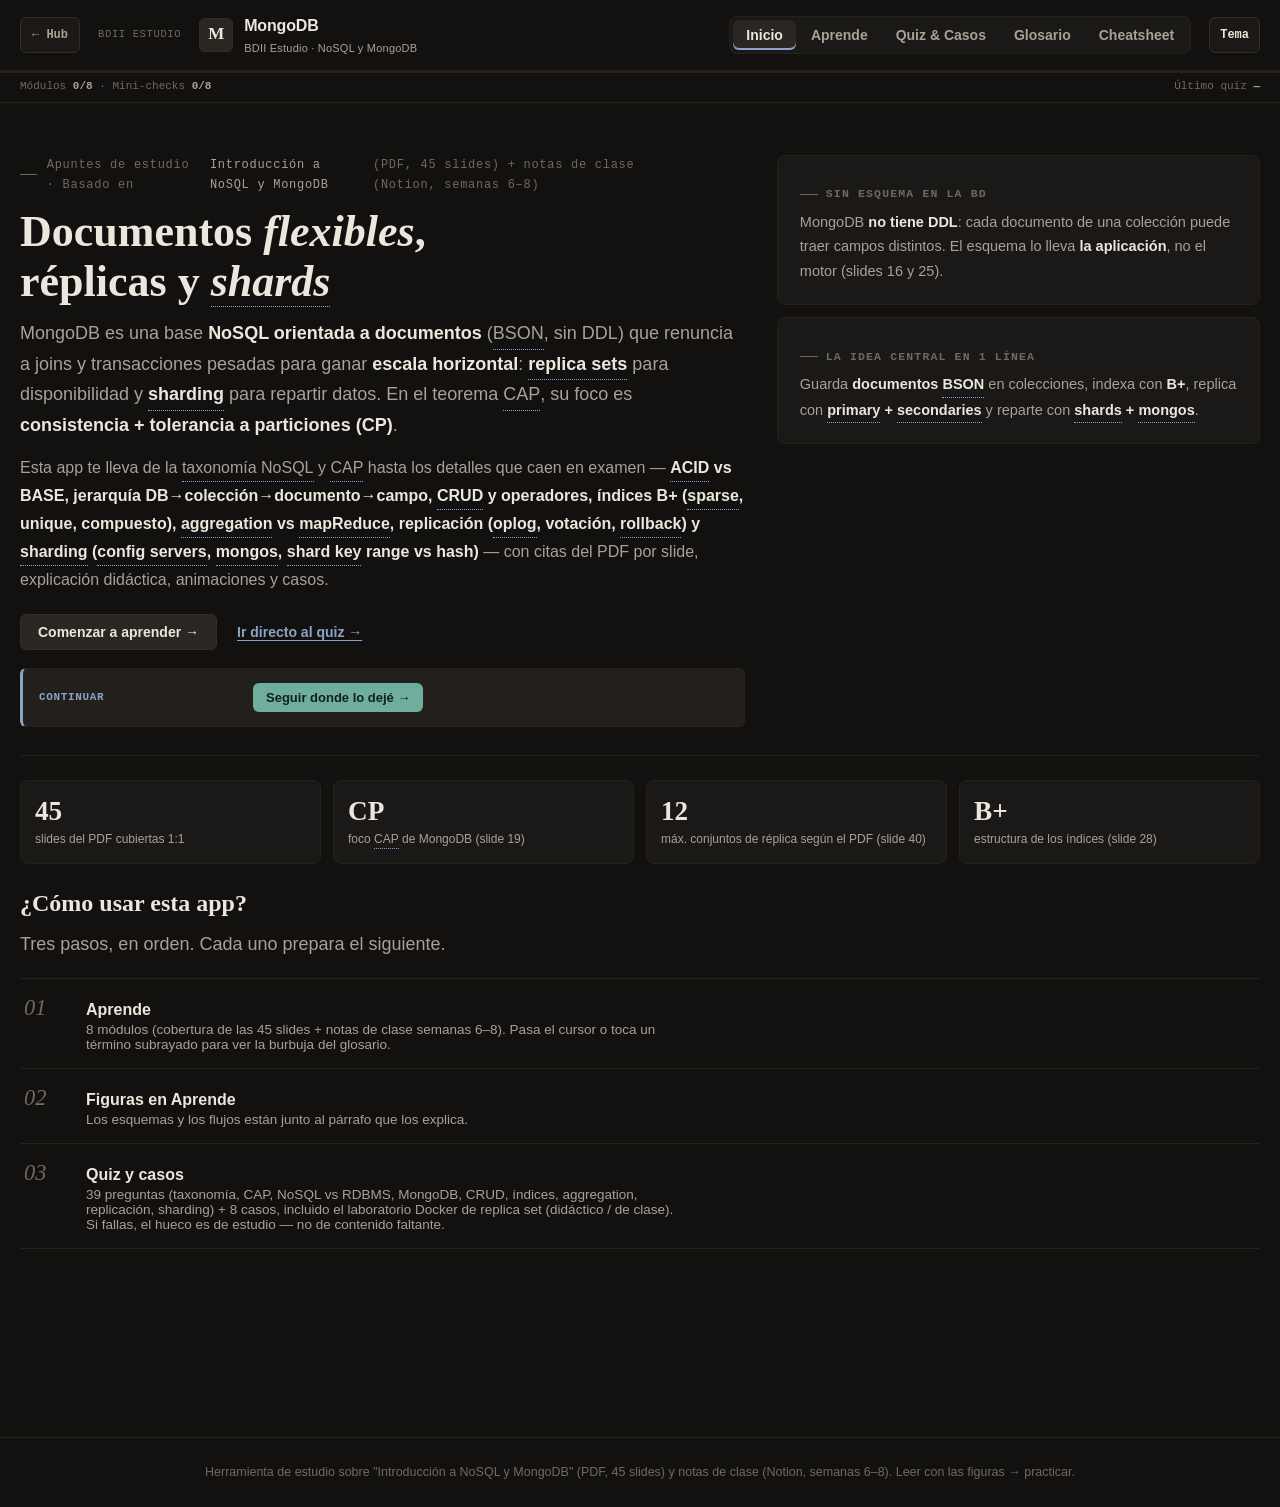
<file: mongo/mongo_app.html>
<!DOCTYPE html>
<html lang="es">
<head>
<meta charset="UTF-8">
<meta name="viewport" content="width=device-width, initial-scale=1.0">
<title>MongoDB · BDII Estudio — NoSQL y MongoDB</title>
<style>
/* ============ ESTUDIO SUITE · design system v4 ("Study-desk editorial") ============
   Tesis: apuntes de curso compuestos como página editorial — titulares serif,
   datelines mono, reglas finas en vez de tarjetas, examen numerado, un solo
   azul tinta reservado a la acción. Ejes: density media · warmth cálida ·
   formality media-baja · energy quieta · ornament estructural · contrast alto.
   Offline: Georgia + sans/mono nativos (sin fuentes bloqueantes). Clases e ids
   intactos: el JS no cambia salvo iconos de módulo y flechas en tabs. */
:root{
  --bg:#131110; --bg2:#171514; --surface:#1b1917; --surface2:#221f1c; --surface3:#2a2622;
  --border:#322d27; --border-soft:#25211d;
  --text:#ece7dc; --muted:#a8a196; --dim:#6f6a61;
  --blue:#8ba3c7; --blue-soft:rgba(139,163,199,.12);
  --teal:#6fae9d; --teal-soft:rgba(111,174,157,.11);
  --orange:#c08d5c; --orange-soft:rgba(192,141,92,.11);
  --purple:#9d8ab8; --purple-soft:rgba(157,138,184,.11);
  --gold:#c2a05e; --gold-soft:rgba(194,160,94,.11);
  --pink:#b08396; --pink-soft:rgba(176,131,150,.11);
  --good:#74b18f; --bad:#c07f8c;
  --brand1:#8ba3c7; --brand2:#8ba3c7;
  --display:Georgia,'Palatino Linotype','Book Antiqua',Palatino,serif;
  --mono:ui-monospace,SFMono-Regular,Consolas,"Liberation Mono",Menlo,monospace;
  --sans:-apple-system,BlinkMacSystemFont,"Segoe UI",Roboto,"Helvetica Neue",Arial,sans-serif;
  --shadow:none;
  --shadow-sm:none;
  --radius:8px; --radius-sm:6px; --radius-xs:4px;
  --ring:0 0 0 2px rgba(139,163,199,.45);
}
*{box-sizing:border-box;}
html{scroll-behavior:smooth;}
body{
  margin:0; color:var(--text);
  font-family:var(--sans); line-height:1.7; font-size:16px;
  background:var(--bg);
  -webkit-font-smoothing:antialiased; text-rendering:optimizeLegibility;
}
body.light{
  --bg:#f4f1e9; --bg2:#ece6d5; --surface:#fbf9f2; --surface2:#f0e9d6; --surface3:#e3d8bf;
  --border:#d2c7a9; --border-soft:#e0d6bc;
  --text:#26241f; --muted:#5e594e; --dim:#948d7d;
  --blue:#3c5a86; --blue-soft:rgba(60,90,134,.09);
  --teal:#337065; --teal-soft:rgba(51,112,101,.09);
  --orange:#8f5f2b; --orange-soft:rgba(143,95,43,.09);
  --purple:#635183; --purple-soft:rgba(99,81,131,.09);
  --gold:#7d6a2e; --gold-soft:rgba(125,106,46,.10);
  --pink:#8f4f68; --pink-soft:rgba(143,79,104,.09);
  --good:#3c7a5d; --bad:#9c4a59;
  --shadow:0 1px 2px rgba(60,50,25,.08);
  --shadow-sm:0 1px 2px rgba(60,50,25,.06);
  background:var(--bg);
}
::selection{background:var(--border); color:var(--text);}
a{color:var(--blue); text-decoration:none; border-radius:3px;}
a:hover{text-decoration:underline;}
a:focus-visible, button:focus-visible, input:focus-visible{outline:none; box-shadow:var(--ring);}
::-webkit-scrollbar{width:11px; height:11px;}
::-webkit-scrollbar-thumb{background:var(--border); border-radius:8px; border:3px solid var(--bg);}
::-webkit-scrollbar-track{background:transparent;}
.skip-link{position:absolute; left:12px; top:-48px; z-index:100; background:var(--surface); color:var(--text); border:1px solid var(--border); border-radius:6px; padding:8px 14px; font-size:14px; font-weight:600; transition:top .15s ease; text-decoration:none;}
.skip-link:focus{top:12px;}

/* ============ HEADER / NAV ============ */
header{position:sticky; top:0; z-index:50; background:var(--bg); border-bottom:1px solid var(--border-soft);}
.topbar{max-width:1480px; margin:0 auto; padding:12px 20px; display:flex; align-items:center; gap:18px; flex-wrap:wrap;}
.brand{display:flex; align-items:center; gap:11px; font-weight:650; letter-spacing:-.01em; font-size:16px;}
.brand .logo{width:34px; height:34px; border-radius:6px; flex:0 0 auto; background:var(--surface3); border:1px solid var(--border); display:grid; place-items:center; font-weight:700; font-family:var(--display); font-size:17px; color:var(--text);}
.brand small{display:block; font-weight:500; font-size:11px; color:var(--muted); letter-spacing:.02em;}
.tabs{display:flex; gap:2px; margin-left:auto; flex-wrap:wrap; background:var(--surface); border:1px solid var(--border-soft); border-radius:8px; padding:3px;}
.tab{border:0; background:transparent; color:var(--muted); font-family:var(--sans); font-size:14px; font-weight:600; padding:7px 13px; border-radius:6px; cursor:pointer;}
.tab:hover{color:var(--text); background:var(--surface2);}
.tab.active{color:var(--text); background:var(--surface3); box-shadow:inset 0 -2px 0 var(--blue);}
.theme-btn{border:1px solid var(--border); background:var(--surface); color:var(--text); min-width:36px; height:36px; padding:0 10px; border-radius:6px; cursor:pointer; font-size:12px; font-weight:650; font-family:var(--mono); flex:0 0 auto;}
.theme-btn:hover{border-color:var(--dim);}
.hub-link{flex:0 0 auto; font-family:var(--mono); font-size:12px; font-weight:650; color:var(--muted); border:1px solid var(--border); background:var(--surface); padding:7px 11px; border-radius:6px; text-decoration:none; white-space:nowrap;}
.hub-link:hover{color:var(--text); border-color:var(--dim); text-decoration:none;}.suite-stamp{font-family:var(--mono);font-size:10.5px;letter-spacing:.06em;text-transform:uppercase;color:var(--dim);white-space:nowrap;}
.progress-track{height:3px; background:var(--border-soft);}
.progress-fill{height:100%; width:0; background:var(--blue); transition:width .4s ease;}

/* ============ LAYOUT / TYPE — escala 12 / 14 / 16 / 18 / 24 / 40 ============ */
main{max-width:1480px; margin:0 auto; padding:32px 20px 110px;}
.view{display:none;}
.view.active{display:block; animation:fadeUp .25s ease;}
@keyframes fadeUp{from{opacity:0;}to{opacity:1;}}
@keyframes pop{from{opacity:0;}to{opacity:1;}}
@keyframes animPulse{0%,100%{opacity:1;}50%{opacity:.55;}}
h1.title{font-family:var(--display); font-weight:700; font-size:clamp(2rem,4.4vw,2.75rem); margin:12px 0 12px; letter-spacing:0; line-height:1.12; text-wrap:balance;}
h1.title em{font-style:italic;}
h2{font-family:var(--display); font-weight:700; font-size:1.5rem; margin:0 0 12px; letter-spacing:0; line-height:1.25; text-wrap:balance;}
h3{font-family:var(--display); font-weight:700; font-size:1.15rem; margin:30px 0 10px; line-height:1.3;}
p{max-width:88ch; color:var(--muted); margin:0 0 13px; text-wrap:pretty;}
p strong, li strong, td strong{color:var(--text);}
ul, ol{color:var(--muted);}
.lede{font-size:1.125rem; color:var(--muted); max-width:84ch; line-height:1.65;}
.dateline{display:flex; align-items:center; gap:10px; font-family:var(--mono); font-size:12px; letter-spacing:.06em; color:var(--dim); margin:0 0 4px;}
.dateline::before{content:""; width:26px; height:1px; background:var(--dim);}
.dateline cite{font-style:normal; color:var(--muted);}
.kicker{display:inline-flex; align-items:center; gap:8px; font-family:var(--mono); font-size:11.5px; letter-spacing:.1em; text-transform:uppercase; color:var(--dim); font-weight:700;}
.kicker::before{content:""; width:18px; height:1px; background:var(--dim);}

.card{background:var(--surface); border:1px solid var(--border-soft); border-radius:var(--radius); padding:20px 22px; margin:14px 0;}
.card.accent-blue, .card.accent-teal, .card.accent-orange, .card.accent-purple, .card.accent-gold, .card.accent-pink{border-left:1px solid var(--border-soft);}
.callout{position:relative; border-radius:6px; padding:13px 16px 13px 48px; margin:16px 0; font-size:14px; max-width:96ch; background:var(--surface2); border:1px solid var(--border-soft); border-left:3px solid var(--dim);}
.callout::before{display:grid; place-items:center; width:24px; height:24px; border-radius:6px; position:absolute; left:12px; top:13px; font-size:13px; font-weight:700; background:var(--surface3); border:1px solid var(--border);}
.callout .lbl{font-family:var(--mono); font-size:10.5px; text-transform:uppercase; letter-spacing:.08em; margin-bottom:5px; font-weight:700; color:var(--dim);}
.callout.info{border-left-color:var(--blue);} .callout.info .lbl{color:var(--blue);} .callout.info::before{content:"i"; color:var(--blue); font-family:var(--sans); font-style:normal;}
.callout.tip{border-left-color:var(--teal);} .callout.tip .lbl{color:var(--teal);} .callout.tip::before{content:"✓"; color:var(--teal);}
.callout.warn{border-left-color:var(--orange);} .callout.warn .lbl{color:var(--orange);} .callout.warn::before{content:"!"; color:var(--orange);}
.callout.err{border-left-color:var(--bad);} .callout.err .lbl{color:var(--bad);} .callout.err::before{content:"×"; color:var(--bad);}
.callout.dark{background:var(--surface2);}
.trade{background:var(--surface2); border:1px solid var(--border-soft); border-left:3px solid var(--gold); border-radius:6px; padding:12px 15px; margin:14px 0; font-size:14px; max-width:96ch; color:var(--muted);}
.trade b{color:var(--text);}
.trade b:first-child{color:var(--text);}

code{font-family:var(--mono); font-size:.85em; background:var(--surface2); border:1px solid var(--border-soft); padding:1px 5px; border-radius:4px; color:var(--text);}
pre{background:#100f0e; color:#d8d5cf; padding:16px 18px; border-radius:4px; overflow-x:auto; font-family:var(--mono); font-size:12.5px; line-height:1.7; max-width:100%; border:1px solid var(--border-soft);}
body.light pre{background:#26241f; color:#e2ded6;}
pre code{background:none; border:0; padding:0; color:inherit; font-size:inherit;}
.kw{color:#c8b88a;} .str{color:#93b898;} .cmt{color:#6e6e76;} .fn{color:#9db4d0;} .op{color:#b39ec4;}

table{border-collapse:separate; border-spacing:0; width:100%; margin:14px 0; font-size:13.5px; border:1px solid var(--border-soft); border-radius:4px; overflow:hidden;}
th,td{padding:9px 12px; text-align:left; vertical-align:top; border-bottom:1px solid var(--border-soft);}
th{background:var(--surface2); font-weight:650; color:var(--text); font-size:12.5px;}
tr:last-child th, tr:last-child td{border-bottom:0;}
tbody tr:hover td{background:var(--surface2);}
tr:nth-child(even) td{background:color-mix(in srgb, var(--surface2) 50%, transparent);}
table, .score-chip, .step-counter{font-variant-numeric:tabular-nums;}

.pill{display:inline-block; padding:2px 10px; border-radius:999px; font-size:11.5px; font-weight:650; font-family:var(--mono); border:1px solid var(--border);}
.pill.blue{background:var(--blue-soft); color:var(--blue); border-color:transparent;}
.pill.teal{background:var(--teal-soft); color:var(--teal); border-color:transparent;}
.pill.orange{background:var(--orange-soft); color:var(--orange); border-color:transparent;}
.pill.purple{background:var(--purple-soft); color:var(--purple); border-color:transparent;}
.pill.gold{background:var(--gold-soft); color:var(--gold); border-color:transparent;}

.btn{display:inline-flex; align-items:center; gap:8px; border:1px solid var(--border); cursor:pointer; background:var(--surface3); color:var(--text); font-weight:600; font-size:14px; font-family:var(--sans); padding:9px 17px; border-radius:var(--radius-sm);}
.btn:hover{border-color:var(--dim); filter:brightness(1.1);}
.btn:active{transform:none;}
.btn:disabled{opacity:.45; cursor:default;}
.btn.ghost{background:var(--surface2); color:var(--text); border-color:var(--border-soft);}
.btn.ghost:hover{border-color:var(--dim);}
.btn.teal{background:var(--teal); border-color:transparent; color:#10201c;}
body.light .btn.teal{color:#fbf9f3;}
.btn.teal:hover{filter:brightness(.94);}
.btn.playing{background:var(--gold); border-color:transparent; color:#1a1408;}
.btn.small{padding:6px 12px; font-size:13px;}
.linklike{background:none; border:0; padding:9px 4px; cursor:pointer; color:var(--blue); font-family:var(--sans); font-size:14px; font-weight:600; text-decoration:underline; text-underline-offset:3px; text-decoration-thickness:1px;}
.linklike:hover{filter:brightness(1.15);}
.controls .btn.seg-on{border-color:var(--teal); color:var(--teal);}

/* ============ HERO (editorial: dateline, titular, una acción) ============ */
.hero{display:grid; grid-template-columns:1.5fr 1fr; gap:32px; align-items:start; padding:20px 0 8px; border-bottom:1px solid var(--border-soft); padding-bottom:28px;}
.hero-cards{display:grid; gap:12px;}
.hero-cta{display:flex; gap:16px; align-items:center; flex-wrap:wrap; margin-top:20px;}
.stat-grid{display:grid; grid-template-columns:repeat(4,1fr); gap:12px; margin:24px 0;}
.stat{background:var(--surface); border:1px solid var(--border-soft); border-radius:var(--radius); padding:16px 14px 14px; text-align:left;}
.stat .n{font-family:var(--display); font-size:1.7rem; font-weight:700; color:var(--text); font-variant-numeric:tabular-nums; line-height:1.1;}
.stat .l{font-size:12px; color:var(--muted); margin-top:4px; line-height:1.5;}
.path{list-style:none; margin:18px 0; padding:0; border-top:1px solid var(--border-soft);}
.path li{border-bottom:1px solid var(--border-soft);}
.path-step{display:flex; gap:18px; align-items:baseline; width:100%; text-align:left; background:none; border:0; padding:16px 4px; cursor:pointer; color:var(--text); font-family:var(--sans);}
.path-step:hover .path-t{color:var(--blue);}
.path-n{font-family:var(--display); font-style:italic; font-size:1.4rem; color:var(--dim); min-width:44px;}
.path-step:hover .path-n{color:var(--blue);}
.path-t{display:block; font-size:16px; font-weight:650; color:var(--text);}
.path-d{display:block; font-size:13.5px; color:var(--muted); margin-top:3px; max-width:80ch;}

/* ============ APRENDE ============ */
.aprende-layout{display:grid; grid-template-columns:220px minmax(0,1fr); gap:36px; align-items:start;}
.module-nav{position:sticky; top:78px; display:flex; flex-direction:column; gap:2px; background:var(--surface); border:1px solid var(--border-soft); border-radius:var(--radius); padding:6px;}
.module-link{display:flex; align-items:center; gap:10px; text-align:left; cursor:pointer; background:transparent; border:0; border-radius:6px; color:var(--muted); font-family:var(--sans); font-size:13.5px; font-weight:600; padding:8px 11px; border-left:2px solid transparent;}
.module-link:hover{background:var(--surface2); color:var(--text);}
.module-link.active{background:var(--surface2); color:var(--text); border-left-color:var(--blue);}
.module-link .idx{font-family:var(--mono); font-size:11px; color:var(--dim);}
.module-link.done .check{margin-left:auto; color:var(--good); font-size:13px; font-weight:700;}
.module-content{min-width:0;}
.module-content > h2{margin-top:4px;}
.done-banner{display:none; align-items:center; gap:10px; background:var(--surface2); border:1px solid var(--border-soft); border-left:3px solid var(--good); border-radius:6px; padding:9px 14px; margin-bottom:14px; color:var(--text); font-weight:600; font-size:14px;}
.module-pager{display:flex; justify-content:space-between; gap:12px; margin-top:24px; flex-wrap:wrap;}
.legend{display:flex; gap:10px; flex-wrap:wrap; margin:14px 0;}

/* ============ SVG figures ============ */
figure{margin:20px 0;}
figure svg{width:100%; height:auto; display:block; background:var(--surface); border:1px solid var(--border-soft); border-radius:4px;}
figure figcaption{font-size:14px; color:var(--muted); background:var(--surface); border:1px solid var(--border-soft); border-radius:6px; padding:9px 13px; margin-top:8px; font-family:var(--sans);}
figure figcaption span{color:var(--text);}
.tnode{font:600 13px var(--sans); fill:var(--text);}
.tedge{font:400 11px var(--mono); fill:var(--muted);}
svg text.svgcap{font:700 14px var(--sans); fill:var(--gold);}
svg .flow{stroke-dasharray:7 5; animation:dashmove 0.9s linear infinite;}
@keyframes dashmove{to{stroke-dashoffset:-12;}}
.controls{display:flex; gap:10px; flex-wrap:wrap; align-items:center; margin:12px 0;}
.controls label{cursor:pointer;}
input[type="checkbox"]{accent-color:var(--blue);}
input[type="range"]{-webkit-appearance:none; appearance:none; height:4px; border-radius:99px; background:var(--border); outline-offset:4px;}
input[type="range"]::-webkit-slider-thumb{-webkit-appearance:none; width:16px; height:16px; border-radius:50%; background:var(--text); border:none; cursor:pointer;}
input[type="range"]::-moz-range-thumb{width:16px; height:16px; border-radius:50%; background:var(--text); border:none; cursor:pointer;}

/* ============ ANIM feedback ============ */
.anim-status{display:flex; align-items:center; gap:12px; margin:14px 0 4px; flex-wrap:wrap;}
.status-badge{font-family:var(--mono); font-size:11.5px; font-weight:700; padding:3px 11px; border-radius:999px; background:var(--surface2); border:1px solid var(--border); color:var(--muted); white-space:nowrap;}
.status-badge.playing{color:var(--teal); border-color:var(--teal); animation:animPulse 1.4s ease-in-out infinite;}
.status-badge.paused{color:var(--gold); border-color:var(--gold);}
.status-badge.done{color:var(--good); border-color:var(--good);}
.anim-progress{flex:1; min-width:140px; height:6px; border-radius:999px; background:var(--surface2); overflow:hidden; border:1px solid var(--border-soft);}
.anim-progress-fill{height:100%; width:0; background:var(--blue); transition:width .4s ease;}
.step-counter{font-family:var(--mono); font-size:12px; color:var(--dim); min-width:52px; text-align:right;}
.narrator{background:var(--surface); border:1px solid var(--border-soft); border-left:3px solid var(--blue); border-radius:6px; padding:11px 15px; margin:10px 0; font-size:15px; line-height:1.65; color:var(--text); min-height:52px;}
.narrator b{color:var(--text);}

/* ============ QUIZ (examen numerado) ============ */
.quiz-toolbar{display:flex; gap:12px; align-items:center; flex-wrap:wrap; margin:14px 0;}
.score-chip{background:var(--surface); border:1px solid var(--border); border-radius:999px; padding:6px 14px; font-weight:650; font-family:var(--mono); font-size:13.5px; font-variant-numeric:tabular-nums;}
.question-card{background:var(--surface); border:1px solid var(--border-soft); border-radius:var(--radius); padding:20px 22px; margin:16px 0; scroll-margin-top:90px;}
.qmeta{display:flex; gap:8px; align-items:center; margin-bottom:10px; flex-wrap:wrap;}
.qmeta .qnum{font-family:var(--display); font-style:italic; font-size:15px; color:var(--dim);}
.qtag{font-family:var(--mono); font-size:11px; font-weight:700; padding:2px 9px; border-radius:999px; border:1px solid transparent;}
.qtext{font-size:16.5px; font-weight:650; margin-bottom:12px; color:var(--text); line-height:1.6;}
.opts{counter-reset:qa;}
.opt{position:relative; display:block; width:100%; text-align:left; cursor:pointer; font-family:var(--sans); background:var(--surface); border:1px solid var(--border-soft); color:var(--text); border-radius:6px; padding:10px 13px 10px 50px; margin:7px 0; font-size:14px; line-height:1.55;}
.opt::before{counter-increment:qa; content:counter(qa,upper-alpha); position:absolute; left:11px; top:50%; transform:translateY(-50%); width:26px; height:26px; display:grid; place-items:center; border-radius:6px; background:var(--surface2); border:1px solid var(--border); font-family:var(--mono); font-size:12px; font-weight:700; color:var(--dim);}
.opt:hover{border-color:var(--dim);}
.opt:hover::before{color:var(--text); border-color:var(--dim);}
.opt.correct{border-color:var(--good);}
.opt.correct::before{background:var(--good); border-color:var(--good); color:#0e1512;}
.opt.wrong{border-color:var(--bad);}
.opt.wrong::before{background:var(--bad); border-color:var(--bad); color:#fff;}
.opt:disabled{cursor:default;}
.opt:disabled:not(.correct):not(.wrong){opacity:.7;}
.explain{display:none; background:var(--surface2); border:1px solid var(--border-soft); border-left:3px solid var(--teal); border-radius:0 6px 6px 0; padding:13px 15px; margin-top:11px; font-size:13.5px; color:var(--muted);}
.explain.show{display:block; animation:pop .2s ease;}
.explain .why{font-weight:700; color:var(--text);}
.quiz-result{display:none; text-align:center; padding:30px; background:var(--surface); border-radius:var(--radius); border:1px solid var(--border-soft); margin:20px 0;}
.quiz-result.show{display:block; animation:pop .25s ease;}
.big-score{font-family:var(--display); font-size:3.2rem; font-weight:700; color:var(--text); font-variant-numeric:tabular-nums; line-height:1;}
.grade-bar{height:10px; border-radius:999px; background:var(--surface2); border:1px solid var(--border-soft); overflow:hidden; margin:14px auto; max-width:420px;}
.grade-fill{height:100%; width:0; border-radius:999px; background:var(--blue); transition:width .6s ease;}
.case-card{background:var(--surface); border:1px solid var(--border-soft); border-radius:var(--radius); padding:20px 22px; margin:18px 0; scroll-margin-top:90px;}
.case-card h3{margin-top:6px;}
.case-step{background:var(--surface2); border:1px solid var(--border-soft); border-radius:6px; padding:12px 15px; margin:10px 0; font-size:14px;}
.hint-btn{font-family:var(--mono); font-size:12.5px;}
.reveal-btn{margin-top:6px;}

/* ============ GLOSARIO ============ */
.glossary-search{width:100%; max-width:480px; background:var(--surface); border:1px solid var(--border); color:var(--text); font-family:var(--sans); font-size:14.5px; padding:11px 15px 11px 40px; border-radius:6px; margin:12px 0 8px; background-image:url("data:image/svg+xml,%3Csvg xmlns='http://www.w3.org/2000/svg' width='15' height='15' viewBox='0 0 24 24' fill='none' stroke='%236f6a61' stroke-width='2.2' stroke-linecap='round'%3E%3Ccircle cx='11' cy='11' r='7'/%3E%3Cpath d='M20 20l-3.5-3.5'/%3E%3C/svg%3E"); background-repeat:no-repeat; background-position:13px center;}
.glossary-search:focus{border-color:var(--blue); box-shadow:var(--ring); outline:none;}
.glossary-search::placeholder{color:var(--dim);}
.gloss-term{background:var(--surface); border:1px solid var(--border-soft); border-radius:6px; padding:15px 17px; margin:10px 0; border-left:2px solid transparent;}
.gloss-term:hover{border-left-color:var(--dim);}
.gloss-term h3{margin:0 0 5px; font-size:15.5px;}
.gloss-term .def{color:var(--muted); font-size:14px;}

/* ============ CHEATSHEET ============ */
#cheatsheetContent{display:grid; grid-template-columns:1fr 1fr; gap:0 14px; align-items:start;}
#cheatsheetContent .card{margin:7px 0;}
#cheatsheetContent .card:first-child{grid-column:1 / -1;}

footer{margin-top:60px; padding:24px 20px; border-top:1px solid var(--border-soft); text-align:center; color:var(--dim); font-size:12.5px;}

@media(max-width:860px){
  body{font-size:15.5px;}
  .hero{grid-template-columns:1fr;}
  .stat-grid{grid-template-columns:repeat(2,1fr);}
  .path-step{padding:14px 2px;}
  #cheatsheetContent{grid-template-columns:1fr;}
  .aprende-layout{grid-template-columns:1fr;}
  .module-nav{position:static; flex-direction:row; overflow-x:auto; padding:6px; scrollbar-width:thin;}
  .module-link{white-space:nowrap; border-left:0; border-bottom:2px solid transparent; border-radius:0;}
  .module-link.active{border-bottom-color:var(--blue);}
  h1.title{font-size:1.7rem;}
  .tabs{margin-left:0;}
  table{display:block; overflow-x:auto;}
}
@media print{
  header, .hub-link, .suite-stamp, .tabs, .theme-btn, .progress-track, .controls, .anim-status, .narrator, .quiz-toolbar, #glossarySearch, .module-pager, .theme-btn, .module-nav, footer{display:none !important;}
  body{background:#fff;}
  main{max-width:100%; padding:0;}
  .view{display:none !important;}
  #view-cheatsheet{display:block !important;}
  #cheatsheetContent{display:grid; grid-template-columns:1fr 1fr; gap:8px;}
  #cheatsheetContent .card{box-shadow:none; break-inside:avoid; border:1px solid #999; margin:4px 0; padding:10px 12px;}
}
@media (prefers-reduced-motion: reduce){
  html{scroll-behavior:auto;}
  *, *::before, *::after{animation-duration:.01ms !important; animation-iteration-count:1 !important; transition-duration:.01ms !important;}
  svg .flow{animation:none;}
}


/* ============ GLOSSARY TIP BUBBLES (Study-desk speech) ============ */
.tip-term{position:relative; cursor:help; border-bottom:1.5px dotted var(--blue); color:inherit; font-weight:650; background:transparent; padding:0; margin:0; font:inherit; display:inline; border-radius:0; border-top:0; border-left:0; border-right:0;}
.tip-term:hover, .tip-term:focus-visible, .tip-term.is-open{border-bottom-color:var(--gold); color:var(--gold);}
.tip-term:focus-visible{outline:none; box-shadow:none;}
.tip-bubble{position:absolute; z-index:80; left:50%; bottom:calc(100% + 10px); transform:translateX(-50%); width:min(340px, 78vw); padding:12px 14px; background:var(--surface2); color:var(--text); border:1px solid var(--border); border-radius:10px 10px 10px 4px; box-shadow:0 8px 24px rgba(0,0,0,.28); font-family:var(--sans); font-size:13px; font-weight:500; line-height:1.55; text-align:left; opacity:0; visibility:hidden; pointer-events:none; transition:opacity .15s ease, visibility .15s ease;}
.tip-bubble::after{content:""; position:absolute; left:50%; bottom:-7px; transform:translateX(-50%) rotate(45deg); width:12px; height:12px; background:var(--surface2); border-right:1px solid var(--border); border-bottom:1px solid var(--border);}
.tip-bubble .tip-k{display:block; font-family:var(--mono); font-size:11px; letter-spacing:.04em; text-transform:uppercase; color:var(--blue); margin-bottom:4px;}
.tip-bubble .tip-ref{display:block; margin-top:6px; font-size:11.5px; color:var(--dim);}
.tip-term:hover .tip-bubble, .tip-term:focus-within .tip-bubble, .tip-term.is-open .tip-bubble{opacity:1; visibility:visible; pointer-events:auto;}
.tip-term.tip-below .tip-bubble{bottom:auto; top:calc(100% + 10px); border-radius:4px 10px 10px 10px;}
.tip-term.tip-below .tip-bubble::after{bottom:auto; top:-7px; border-right:0; border-bottom:0; border-left:1px solid var(--border); border-top:1px solid var(--border);}
@media (hover:none){
  .tip-term:hover .tip-bubble{opacity:0; visibility:hidden;}
  .tip-term.is-open .tip-bubble{opacity:1; visibility:visible; pointer-events:auto;}
}
@media print{ .tip-bubble{display:none !important;} .tip-term{border-bottom:none; font-weight:inherit;} }

/* ============ STUDY UX v5 (resume / TOC / quiz modes / comfort) ============ */
.progress-meta{display:flex; justify-content:space-between; gap:10px; align-items:center; max-width:1480px; margin:0 auto; padding:4px 20px 6px; font-family:var(--mono); font-size:11px; color:var(--dim); flex-wrap:wrap;}
.progress-meta b{color:var(--muted); font-weight:650;}
.continue-card{margin:18px 0 0; padding:14px 16px; background:var(--surface2); border:1px solid var(--border-soft); border-left:3px solid var(--blue); border-radius:6px; display:flex; gap:14px; align-items:center; flex-wrap:wrap;}
.continue-card .cc-label{font-family:var(--mono); font-size:11px; letter-spacing:.06em; text-transform:uppercase; color:var(--blue); font-weight:700;}
.continue-card .cc-detail{font-size:14px; color:var(--muted); flex:1; min-width:200px;}
.continue-card .cc-detail strong{color:var(--text);}
.module-outline{position:sticky; top:78px; z-index:5; display:flex; gap:6px; flex-wrap:wrap; padding:8px 0 10px; margin:0 0 8px; background:linear-gradient(var(--bg) 70%, transparent); border-bottom:1px solid var(--border-soft);}
.module-outline a{font-family:var(--mono); font-size:11px; font-weight:650; color:var(--muted); text-decoration:none; padding:4px 9px; border-radius:999px; border:1px solid var(--border-soft); background:var(--surface); white-space:nowrap;}
.module-outline a:hover{color:var(--text); border-color:var(--dim); text-decoration:none;}
.module-content h2, .module-content h3, .module-content .trade{scroll-margin-top:130px;}
.module-chip{font-family:var(--mono); font-size:11px; font-weight:700; color:var(--dim); margin:0 0 8px;}
.module-content.reading-mode{line-height:1.85;}
.module-content.reading-mode p, .module-content.reading-mode .lede{max-width:72ch; font-size:1.05em;}
.anim-learn-link{margin-top:10px; font-size:13px;}
.seg-tabs{display:flex; gap:4px; flex-wrap:wrap; margin:10px 0 4px; background:var(--surface); border:1px solid var(--border-soft); border-radius:8px; padding:3px; width:fit-content;}
.seg-tab{border:0; background:transparent; color:var(--muted); font-family:var(--sans); font-size:13.5px; font-weight:600; padding:7px 14px; border-radius:6px; cursor:pointer;}
.seg-tab:hover{color:var(--text); background:var(--surface2);}
.seg-tab.active{color:var(--text); background:var(--surface3); box-shadow:inset 0 -2px 0 var(--blue);}
.quiz-panel, .cases-panel{display:none;}
.quiz-panel.active, .cases-panel.active{display:block;}
.quiz-modes, .quiz-filters, .quiz-page-ctl{display:flex; gap:6px; align-items:center; flex-wrap:wrap;}
.quiz-modes .btn.seg-on, .quiz-filters .btn.seg-on, .quiz-page-ctl .btn.seg-on{border-color:var(--blue); color:var(--blue);}
.quiz-nav{display:flex; gap:10px; align-items:center; justify-content:space-between; flex-wrap:wrap; margin:14px 0;}
.quiz-map{display:flex; gap:4px; flex-wrap:wrap; max-width:100%;}
.quiz-map button{width:28px; height:28px; border-radius:6px; border:1px solid var(--border-soft); background:var(--surface); color:var(--dim); font-family:var(--mono); font-size:11px; font-weight:700; cursor:pointer; padding:0;}
.quiz-map button:hover{border-color:var(--dim); color:var(--text);}
.quiz-map button.answered{background:var(--blue-soft); color:var(--blue); border-color:transparent;}
.quiz-map button.wrong{background:var(--pink-soft); color:var(--bad);}
.quiz-map button.correct{background:var(--teal-soft); color:var(--good);}
.quiz-map button.current{box-shadow:var(--ring);}
.quiz-remediation{text-align:left; margin:16px auto 0; max-width:640px;}
.quiz-remediation a{display:inline-block; margin:3px 6px 3px 0; font-size:13px;}
.tip-bubble .tip-gloss{display:inline-block; margin-top:8px; font-family:var(--mono); font-size:11px; font-weight:700; color:var(--blue); cursor:pointer; border:0; background:none; padding:0; text-decoration:underline; text-underline-offset:2px;}
.tip-term.tip-left .tip-bubble{left:0; transform:none;}
.tip-term.tip-right .tip-bubble{left:auto; right:0; transform:none;}
body.light .module-outline{background:linear-gradient(var(--bg) 70%, transparent);}
@media(max-width:860px){
  .module-outline{position:static; top:auto;}
}
@media print{
  .continue-card, .seg-tabs, .quiz-modes, .quiz-filters, .quiz-page-ctl, .quiz-nav, .module-outline, .module-chip, .progress-meta, .anim-learn-link, .print-hint{display:none !important;}
  @page{margin:12mm;}
}

</style>
  <link rel="stylesheet" href="../assets/learn-stage.css">
</head>
<body><a class="skip-link" href="#main">Saltar al contenido</a>
<header>
  <div class="topbar">
    <a class="hub-link" href="../index.html">← Hub</a><span class="suite-stamp">BDII Estudio</span>
    <div class="brand"><div class="logo">M</div><div><div>MongoDB</div>
        <small>BDII Estudio · NoSQL y MongoDB</small></div></div>
    <nav class="tabs" id="tabs" role="tablist" aria-label="Vistas de estudio">
      <button class="tab active" role="tab" aria-selected="true" data-view="inicio">Inicio</button>
      <button class="tab" role="tab" aria-selected="false" data-view="aprende">Aprende</button>
      <button class="tab" role="tab" aria-selected="false" data-view="quiz">Quiz & Casos</button>
      <button class="tab" role="tab" aria-selected="false" data-view="glosario">Glosario</button>
      <button class="tab" role="tab" aria-selected="false" data-view="cheatsheet">Cheatsheet</button>
    </nav>
    <button type="button" class="theme-btn" id="themeBtn" title="Cambiar tema" aria-label="Cambiar tema">Tema</button>
  </div>
  <div class="progress-track"><div class="progress-fill" id="progressFill"></div></div>
  <div class="progress-meta" id="progressMeta"><span id="progressLabel">Módulos 0/8</span><span id="progressQuizHint"></span></div>
</header>
<main id="main">
<section id="view-inicio" class="view active">
  <div class="hero">
    <div>
      <p class="dateline">Apuntes de estudio · Basado en <cite>Introducción a NoSQL y MongoDB</cite> (PDF, 45 slides) + notas de clase (Notion, semanas 6–8)</p>
      <h1 class="title">Documentos <em>flexibles</em>, réplicas y <em>shards</em></h1>
      <p class="lede">MongoDB es una base <strong>NoSQL orientada a documentos</strong> (BSON, sin DDL) que renuncia a joins y transacciones pesadas para ganar <strong>escala horizontal</strong>: <strong>replica sets</strong> para disponibilidad y <strong>sharding</strong> para repartir datos. En el teorema CAP, su foco es <strong>consistencia + tolerancia a particiones (CP)</strong>.</p>
      <p>Esta app te lleva de la taxonomía NoSQL y CAP hasta los detalles que caen en examen — <strong>ACID vs BASE, jerarquía DB→colección→documento→campo, CRUD y operadores, índices B+ (sparse, unique, compuesto), aggregation vs mapReduce, replicación (oplog, votación, rollback) y sharding (config servers, mongos, shard key range vs hash)</strong> — con citas del PDF por slide, explicación didáctica, animaciones y casos.</p>
      <div class="hero-cta">
        <button class="btn" onclick="go('aprende')">Comenzar a aprender →</button>
        <button class="linklike" onclick="go('quiz')">Ir directo al quiz →</button>
      </div>
      <div class="continue-card" id="continueCard" hidden>
        <div>
          <div class="cc-label">Continuar</div>
          <div class="cc-detail" id="continueDetail"></div>
        </div>
        <button class="btn teal small" id="continueBtn" type="button">Seguir donde lo dejé →</button>
      </div>
    </div>
    <div class="hero-cards">
      <div class="card accent-blue" style="margin:0;"><div class="kicker">Sin esquema en la BD</div><p style="margin:6px 0 0; font-size:14.5px;">MongoDB <strong>no tiene DDL</strong>: cada documento de una colección puede traer campos distintos. El esquema lo lleva <strong>la aplicación</strong>, no el motor (slides 16 y 25).</p></div>
      <div class="card accent-teal" style="margin:0;"><div class="kicker">La idea central en 1 línea</div><p style="margin:6px 0 0; font-size:14.5px;">Guarda <strong>documentos BSON</strong> en colecciones, indexa con <strong>B+</strong>, replica con <strong>primary + secondaries</strong> y reparte con <strong>shards + mongos</strong>.</p></div>
    </div>
  </div>
  <div class="stat-grid">
    <div class="stat"><div class="n">45</div><div class="l">slides del PDF cubiertas 1:1</div></div>
    <div class="stat"><div class="n">CP</div><div class="l">foco CAP de MongoDB (slide 19)</div></div>
    <div class="stat"><div class="n">12</div><div class="l">máx. conjuntos de réplica según el PDF (slide 40)</div></div>
    <div class="stat"><div class="n">B+</div><div class="l">estructura de los índices (slide 28)</div></div>
  </div>
  <h2>¿Cómo usar esta app?</h2>
  <p class="lede">Tres pasos, en orden. Cada uno prepara el siguiente.</p>
  <ol class="path">
    <li><button class="path-step" onclick="go('aprende')"><span class="path-n">01</span><span><span class="path-t">Aprende</span><span class="path-d">8 módulos (cobertura de las 45 slides + notas de clase semanas 6–8). Pasa el cursor o toca un término subrayado para ver la burbuja del glosario.</span></span></button></li>
    <li><button class="path-step" onclick="go('aprende')"><span class="path-n">02</span><span><span class="path-t">Figuras en Aprende</span><span class="path-d">Los esquemas y los flujos están junto al párrafo que los explica.</span></span></button></li>
    <li><button class="path-step" onclick="go('quiz')"><span class="path-n">03</span><span><span class="path-t">Quiz y casos</span><span class="path-d">39 preguntas (taxonomía, CAP, NoSQL vs RDBMS, MongoDB, CRUD, índices, aggregation, replicación, sharding) + 8 casos, incluido el laboratorio Docker de replica set (didáctico / de clase). Si fallas, el hueco es de estudio — no de contenido faltante.</span></span></button></li>
  </ol>
</section>
<section id="view-aprende" class="view">
  <span class="kicker">Ruta de aprendizaje</span>
  <h2>Aprende MongoDB desde cero</h2>
  <p class="lede">Sigue los módulos en orden. Los términos del glosario aparecen con <strong>subrayado punteado</strong>: hover o tap abre la burbuja. Los <strong>Trade-off</strong> son los que más caen en el quiz.</p>
  <div class="aprende-layout"><nav class="module-nav" id="moduleNav"></nav><div class="module-content" id="moduleContent"></div></div>
</section>
<section id="view-quiz" class="view">
  <span class="kicker">Comprueba tu aprendizaje</span>
  <h2>Quiz y casos</h2>
  <p class="lede">Las preguntas que empiezan con <span class="pill gold">Trade-off</span> piden <strong>qué se gana y qué se pierde</strong>. Usa Estudio (feedback ya), Examen (nota al final) o Solo falladas.</p>
  <div class="seg-tabs" role="tablist" aria-label="Quiz o casos">
    <button type="button" class="seg-tab active" id="tabQuizPanel" data-panel="quiz">Preguntas</button>
    <button type="button" class="seg-tab" id="tabCasesPanel" data-panel="cases">Casos</button>
  </div>
  <div class="quiz-panel active" id="quizPanel">
    <div class="quiz-toolbar">
      <span class="score-chip" id="scoreChip">0 / 0 correctas</span>
      <div class="quiz-modes" id="quizModes">
        <button type="button" class="btn ghost small seg-on" data-mode="study">Estudio</button>
        <button type="button" class="btn ghost small" data-mode="exam">Examen</button>
        <button type="button" class="btn ghost small" data-mode="wrong">Solo falladas</button>
      </div>
      <div class="quiz-filters" id="quizFilters"></div>
      <div class="quiz-page-ctl" id="quizPageCtl">
        <span style="font-size:12px;color:var(--dim);font-family:var(--mono);">Vista</span>
        <button type="button" class="btn ghost small" data-page="1">1</button>
        <button type="button" class="btn ghost small" data-page="5">5</button>
        <button type="button" class="btn ghost small seg-on" data-page="all">Todas</button>
      </div>
      <button class="btn ghost small" type="button" onclick="quiz.reset()">Reiniciar</button>
    </div>
    <div class="quiz-nav" id="quizNav" hidden>
      <button type="button" class="btn ghost small" id="quizPrev">← Anterior</button>
      <div class="quiz-map" id="quizMap"></div>
      <button type="button" class="btn ghost small" id="quizNext">Siguiente →</button>
    </div>
    <div id="quizContainer"></div>
    <div class="quiz-result" id="quizResult">
      <div class="big-score" id="quizPercent">0%</div>
      <div class="grade-bar"><div class="grade-fill" id="gradeFill"></div></div>
      <p id="quizMsg" style="text-align:center; margin:0 auto;"></p>
      <div class="quiz-remediation" id="quizRemediation"></div>
    </div>
  </div>
  <div class="cases-panel" id="casesPanel">
    <h2 style="margin-top:8px;">Casos prácticos</h2>
    <p class="lede">Intenta resolver antes de ver la solución. Pistas y soluciones se guardan en este dispositivo. El caso del laboratorio Docker es un caso <strong>didáctico / de clase</strong> (Notion, semana 8), no una cita del PDF.</p>
    <div id="casesContainer"></div>
  </div>
</section>
<section id="view-glosario" class="view">
  <span class="kicker">Referencia rápida</span>
  <h2>Glosario bilingüe</h2>
  <p class="lede">Misma fuente que las burbujas del Aprende. Escribe para filtrar (ej: oplog, shard key, BSON).</p>
  <input class="glossary-search" id="glossarySearch" type="text" placeholder="Filtra por término o definición (ej: oplog, sparse, mongos)…">
  <div id="glossaryList"></div>
</section>
<section id="view-cheatsheet" class="view">
  <span class="kicker">Repaso de último minuto</span>
  <h2>Cheatsheet</h2>
  <p class="lede">Todo lo esencial en una página. Ideal para imprimir o guardar PDF antes del quiz.</p>
  <div class="hero-cta print-hint" style="margin:10px 0 16px;">
    <button type="button" class="btn teal small" onclick="window.print()">Imprimir / Guardar PDF</button>
    <span style="font-size:13px;color:var(--dim);">Esta pestaña ya está activa — Ctrl+P también funciona.</span>
  </div>
  <div id="cheatsheetContent"></div>
</section>
</main>
<footer>Herramienta de estudio sobre "Introducción a NoSQL y MongoDB" (PDF, 45 slides) y notas de clase (Notion, semanas 6–8). Leer con las figuras → practicar.</footer>
<script>
const MODULES = [
{ id:'m0', tag:'Módulo 0', accent:'gold', title:'Intro NoSQL, taxonomía y arquitectura',
summary:'Qué cubre el PDF, las cuatro familias NoSQL (llave-valor, documentos, grafos, columnas) y la arquitectura típica donde una función hash asigna cada clave a un nodo.',
html: `
<p class="lede">NoSQL no es una sola tecnología: es una <strong>familia</strong> de bases de datos pensadas para repartir datos en muchos servidores. Antes de entrar a MongoDB hay que ubicar dónde cae dentro de esa familia y cómo se reparten las claves entre nodos.</p>
<div class="callout info"><div class="lbl">Cita del PDF · slide 2 (Contenido)</div>"Introducción a NoSQL · Arquitectura · Sharding · ReplicaSets · Supuestos NoSQL y el teorema CAP · Fortalezas y debilidades de NoSQL · MongoDB · Funcionalidad · Ejemplos"</div>
<p><strong>Explicación didáctica:</strong> el PDF sigue un hilo claro: primero el <strong>problema</strong> (datos grandes y distribuidos), luego los <strong>mecanismos</strong> genéricos de NoSQL (sharding, replica sets, CAP), después los <strong>pros y contras</strong>, y recién entonces <strong>MongoDB</strong> como caso concreto con su funcionalidad y ejemplos. Esta app respeta ese orden.</p>
<h3>Mapa del PDF: qué slide vive en qué módulo</h3>
<table><tr><th>Slides</th><th>Tema</th><th>Módulo</th></tr>
<tr><td>2–4</td><td>Contenido, taxonomía NoSQL, arquitectura típica (hash → nodo)</td><td>m0</td></tr>
<tr><td>5–7 y 19</td><td>Teorema CAP, CA / AP / CP, foco CAP de MongoDB</td><td>m1 (+ m3)</td></tr>
<tr><td>10–14</td><td>NoSQL vs RDBMS, beneficios, inconvenientes, ACID → BASE</td><td>m2</td></tr>
<tr><td>15–27, 44–45</td><td>Qué es MongoDB, funcionalidad, BSON, JSON, jerarquía, RDBMS ↔ Mongo, mongod / mongos / mongo, decisiones de diseño, sesión interactiva, BNF de BSON</td><td>m3</td></tr>
<tr><td>29–36</td><td>CRUD, operadores de consulta, ejemplos, SQL vs documentos embebidos</td><td>m4</td></tr>
<tr><td>28, 37–39</td><td>Índices (B+, sparse, unique, compuesto), aggregation, mapReduce, covered queries</td><td>m5</td></tr>
<tr><td>9, 40–41</td><td>Replica sets, replicación, consistencia fuerte vs eventual, rollback</td><td>m6</td></tr>
<tr><td>8, 42–43</td><td>Sharding, mmap, geoespacial</td><td>m7</td></tr></table>
<h3>Taxonomía NoSQL (slide 3)</h3>
<div class="callout info"><div class="lbl">Cita del PDF · slide 3</div>"Taxonomía de NoSQL: <strong>Llave-valor</strong> · <strong>Base de datos de grafos</strong> · <strong>Orientado a documentos</strong> · <strong>Familia de columnas</strong>"</div>
<table><tr><th>Familia</th><th>Modelo de datos</th><th>Se usa cuando…</th><th>Ejemplos (didáctico, no de la slide)</th></tr>
<tr><td><strong>Llave-valor</strong></td><td>Clave única → valor opaco; la BD no interpreta el valor</td><td>Caché, sesiones, carrito; acceso siempre por clave exacta</td><td>Redis, DynamoDB, Riak</td></tr>
<tr><td><strong>Orientado a documentos</strong></td><td>Clave → documento semiestructurado (JSON/BSON) que la BD sí puede consultar e indexar</td><td>Entidades con forma variable: catálogos, perfiles, contenido</td><td><strong>MongoDB</strong>, CouchDB</td></tr>
<tr><td><strong>Familia de columnas</strong></td><td>Filas agrupadas por familias de columnas dispersas, particionadas por clave de fila</td><td>Volúmenes enormes, escrituras masivas, series de tiempo</td><td>Cassandra, HBase</td></tr>
<tr><td><strong>Grafos</strong></td><td>Nodos + aristas con propiedades; las relaciones son ciudadanas de primera clase</td><td>Redes sociales, recomendaciones, rutas: se recorren relaciones</td><td>Neo4j</td></tr></table>
<div class="callout warn"><div class="lbl">Aviso: ejemplos de producto = clase, no cita del PDF</div>La slide 3 solo <strong>lista las cuatro categorías</strong>. Los nombres de productos de la tabla son contexto didáctico de clase; no son afirmaciones del PDF.</div>
<h3>Arquitectura NoSQL típica (slide 4)</h3>
<div class="callout info"><div class="lbl">Cita del PDF · slide 4</div>"Arquitectura NoSQL típica: <strong>la función hash asigna cada clave a un servidor (nodo)</strong>."</div>
<p><strong>Explicación didáctica:</strong> el cliente (o un coordinador) aplica una función hash a la clave y el resultado decide <strong>qué nodo</strong> guarda ese dato. Así ningún servidor necesita guardar todo y la carga se reparte. El esquema mínimo es:</p>
<pre><code>cliente --put(K, V)--&gt; nodo = hash(K) mod N --&gt; servidor[nodo] guarda (K, V)
cliente --get(K)-----&gt; nodo = hash(K) mod N --&gt; servidor[nodo] devuelve V</code></pre>
<ul style="color:var(--muted);">
<li><strong>Ventaja:</strong> lecturas y escrituras por clave son O(1) hacia <strong>un solo</strong> nodo; escala añadiendo nodos.</li>
<li><strong>Costo:</strong> si cambia N (se añade o cae un nodo), <code>hash(K) mod N</code> reubica casi todas las claves. Los sistemas reales mitigan esto con <em>consistent hashing</em> o con rangos/chunks [didáctico: no está en la slide]. Eso conecta con el <strong>sharding</strong> de m7.</li>
<li><strong>Costo:</strong> una consulta que <strong>no</strong> trae la clave (por ejemplo "todos los de edad 30") no sabe a qué nodo ir y debe preguntar a todos.</li>
</ul>
<div class="trade"><b>Trade-off 0 · Repartir por hash de la clave.</b> Ganas: reparto uniforme, acceso por clave directo a un nodo, crecimiento horizontal. Pagas: consultas por rango o por otros campos tocan muchos nodos; cambiar el número de nodos obliga a mover datos. Cuándo: accesos dominados por clave exacta (sesiones, perfiles por id).</div>
<div class="trade"><b>Trade-off 0b · Familia elegida = modelo de consulta.</b> Ganas: cada familia optimiza su patrón (clave exacta, documento completo, relaciones, columnas dispersas). Pagas: ninguna es buena para todo; las consultas ad hoc y las uniones complejas quedan fuera. Cuándo: elige según cómo vas a <em>leer</em> los datos, no según la moda.</div>
<div class="callout warn"><div class="lbl">Error común</div>Pensar que "NoSQL" significa "sin estructura" o "todo es lo mismo". Las cuatro familias tienen modelos y límites muy distintos: un store llave-valor <strong>no</strong> consulta por contenido; un grafo <strong>no</strong> es buen almacén masivo de documentos.</div>
`,
mini:{q:'En la arquitectura NoSQL típica (slide 4), ¿qué decide en qué nodo vive una clave?', opts:['Un optimizador SQL que estima costos','Una función hash aplicada a la clave','El orden alfabético del nombre del servidor','Una tabla de joins entre nodos'], a:1, why:'Slide 4: la función hash asigna cada clave a un servidor (nodo). Ganas reparto y acceso directo por clave; pagas consultas sin clave que deben preguntar a todos los nodos.'} },

{ id:'m1', tag:'Módulo 1', accent:'orange', title:'Teorema CAP',
summary:'Qué dice realmente CAP (Brewer), cómo interpretarlo, las definiciones de C, A y P del PDF y las tres combinaciones CA, AP y CP.',
html: `
<p class="lede">CAP es el argumento central de por qué los sistemas distribuidos NoSQL hacen concesiones. No dice "elige 2 de 3 cuando quieras": dice qué <strong>se rompe</strong> cuando la red falla.</p>
<div class="callout info"><div class="lbl">Cita del PDF · slide 5</div>"Lo que realmente dice el teorema CAP: <strong>Si no puede limitar el número de fallas y las solicitudes se pueden dirigir a cualquier servidor e insiste en atender todas las solicitudes que recibe, entonces no puede ser coherente.</strong>"<br>"Cómo se interpreta: <strong>Siempre hay que renunciar a algo: a la coherencia, a la disponibilidad o a la tolerancia al fallo y a la reconfiguración</strong>." — Eric Brewer, 2001 (según la slide)</div>
<p><strong>Explicación didáctica:</strong> la versión formal habla de tres condiciones a la vez: (1) <em>no puedes limitar</em> las fallas (habrá particiones de red), (2) cualquier servidor puede recibir la petición y (3) <em>insistes en responder siempre</em>. Si exiges las tres, no puedes garantizar que todos vean el <strong>mismo dato</strong>. Si quieres coherencia, algún nodo tendrá que <strong>negarse a responder</strong> mientras no se ponga al día.</p>
<div class="callout warn"><div class="lbl">Nota didáctica (no es cita del PDF)</div>La slide atribuye la idea a Brewer en 2001. En la literatura la conjetura se presentó hacia el año 2000 y fue demostrada formalmente en 2002 (Gilbert y Lynch). Para el examen basta con el enunciado de la slide; el dato histórico es contexto.</div>
<h3>Las tres letras (slide 6)</h3>
<div class="callout info"><div class="lbl">Cita del PDF · slide 6 (Teoría de NoSQL: CAP)</div>DADO: muchos nodos; los nodos contienen réplicas de particiones de los datos.<br><strong>Consistencia:</strong> todas las réplicas contienen la misma versión de datos; el cliente siempre tiene la misma vista de los datos (sin importar el nodo).<br><strong>Disponibilidad:</strong> el sistema permanece operativo en los nodos que fallan.<br><strong>Tolerancia de partición múltiple:</strong> el sistema permanece operativo en la división del sistema (mal funcionamiento de la comunicación); funciona bien en particiones de red físicas.<br><strong>Teorema CAP: satisfacer los tres al mismo tiempo es imposible.</strong></div>
<table><tr><th>Letra</th><th>Qué garantiza (slide 6)</th><th>Cómo se ve cuando falla</th></tr>
<tr><td><strong>C</strong> · Consistency</td><td>Todas las réplicas tienen la misma versión; cualquier cliente ve lo mismo sin importar el nodo</td><td>Dos clientes leen valores distintos del mismo dato</td></tr>
<tr><td><strong>A</strong> · Availability</td><td>El sistema sigue operativo aunque fallen nodos</td><td>Peticiones rechazadas o sin respuesta</td></tr>
<tr><td><strong>P</strong> · Partition tolerance</td><td>El sistema sigue funcionando aunque la red se divida en grupos que no se hablan</td><td>Si no se tolera, el sistema se detiene o se corrompe al partirse la red</td></tr></table>
<h3>CA, AP y CP (slide 7)</h3>
<div class="callout info"><div class="lbl">Cita del PDF · slide 7 (Visual Guide to NoSQL Systems)</div><strong>Consistent, Available (CA):</strong> los sistemas tienen problemas con las particiones y normalmente las manejan con replicación.<br><strong>Available, Partition-Tolerant (AP):</strong> los sistemas logran "eventual consistency" mediante replicación y verificación.<br><strong>Consistent, Partition-Tolerant (CP):</strong> los sistemas tienen problemas de disponibilidad mientras mantienen los datos coherentes entre nodos particionados.</div>
<table><tr><th>Combinación</th><th>Renuncia a</th><th>Comportamiento ante partición</th><th>Ejemplos del blog citado (didáctico)</th></tr>
<tr><td><strong>CA</strong></td><td>Tolerar P (solo vale mientras no haya partición)</td><td>Con partición se detiene o queda inconsistente; en la práctica son sistemas de un solo sitio</td><td>RDBMS clásicos (MySQL, PostgreSQL)</td></tr>
<tr><td><strong>AP</strong></td><td>Consistencia inmediata</td><td>Sigue respondiendo; las réplicas divergen y convergen <strong>eventualmente</strong></td><td>Cassandra, CouchDB, Riak, Dynamo</td></tr>
<tr><td><strong>CP</strong></td><td>Disponibilidad durante la partición</td><td>Los nodos que no pueden garantizar el dato más reciente <strong>rechazan</strong> la operación</td><td>HBase, <strong>MongoDB</strong>, Redis</td></tr></table>
<p><strong>Dónde cae MongoDB:</strong> la slide 19 dice "Centrarse en la coherencia y la tolerancia de partición": MongoDB es <strong>CP</strong>. Los detalles (primary único, elección con mayoría) están en m3 y m6. Prueba el modo CP y AP en la animación <em>CAP</em>.</p>
<div class="callout warn"><div class="lbl">Aviso: la columna de ejemplos es clase, no cita de la slide</div>La slide 7 solo reproduce el esquema del blog "Visual Guide to NoSQL Systems" (nahurst.com). La asignación concreta de productos a CA / AP / CP es contexto de clase.</div>
<div class="trade"><b>Trade-off 1 · CP vs AP.</b> Ganas con CP: todos ven el dato más reciente; el sistema es fácil de razonar. Pagas con CP: durante una partición algunos nodos dejan de responder. Ganas con AP: el sistema siempre responde. Pagas con AP: lecturas viejas y conflictos que hay que reconciliar. Cuándo: CP para saldos y stock; AP para contadores de vistas, carritos, feeds.</div>
<div class="trade"><b>Trade-off 1b · P no es opcional.</b> En una red real las particiones <em>ocurren</em>; por eso la decisión práctica es entre C y A <strong>cuando hay partición</strong>. CA "puro" solo existe si no hay red entre nodos que pueda fallar [didáctico].</div>
<div class="callout warn"><div class="lbl">Error común</div>Leer CAP como "puedo elegir cualquier 2 de 3 en cualquier momento". La elección real aparece <strong>solo durante una partición</strong>; sin fallas, un sistema puede ser consistente <em>y</em> disponible. Tampoco significa "CP = nunca disponible": solo pierde disponibilidad en el lado que no puede garantizar coherencia.</div>
`,
mini:{q:'Un sistema CP recibe una lectura en un nodo aislado por una partición. ¿Qué hace?', opts:['Responde con su dato local aunque sea viejo','Rechaza la lectura para no devolver un dato posiblemente inconsistente','Ignora la partición y asume que todo está igual','Convierte la lectura en escritura'], a:1, why:'Slide 7: los sistemas CP tienen problemas de disponibilidad mientras mantienen los datos coherentes entre nodos particionados. Ganas coherencia; pagas disponibilidad en el lado aislado.'} },

{ id:'m2', tag:'Módulo 2', accent:'blue', title:'NoSQL vs RDBMS, beneficios y BASE',
summary:'Diferencias con las bases relacionales, beneficios (escala elástica, flexibilidad, economía), inconvenientes (administración, analítica) y el paso de ACID a BASE.',
html: `
<p class="lede">NoSQL no "reemplaza" al modelo relacional: <strong>cambia qué se optimiza</strong>. Se sacrifica consulta ad hoc y garantías ACID estrictas para ganar escala, flexibilidad y costo.</p>
<h3>Cómo se diferencia NoSQL de RDBMS (slide 10)</h3>
<div class="callout info"><div class="lbl">Cita del PDF · slide 10</div>"Definición de esquema más flexible · Solicitudes escritas para tratar documentos/datos específicos · Las aplicaciones tienen en cuenta la definición del esquema en lugar de los datos · Diseñado para manejar grandes bases de datos distribuidas · <strong>Trade offs:</strong> no es un soporte sólido para consultas ad hoc, pero está diseñado para acelerar y hacer crecer la base de datos · Lenguaje de consulta a través de la API · <strong>Relajación de las propiedades ACID</strong>."</div>
<table><tr><th>Criterio</th><th>RDBMS</th><th>NoSQL (slide 10)</th></tr>
<tr><td><strong>Esquema</strong></td><td>Rígido, definido en la BD (DDL); los cambios son una operación cuidadosa</td><td>Flexible; la <strong>aplicación</strong> conoce la definición del esquema en lugar de los datos</td></tr>
<tr><td><strong>Consulta</strong></td><td>SQL declarativo, joins, ad hoc potente</td><td>Lenguaje de consulta <strong>a través de la API</strong>; poco soporte ad hoc</td></tr>
<tr><td><strong>Escala</strong></td><td>Vertical: servidor más grande</td><td>Horizontal: distribuido en muchos hosts</td></tr>
<tr><td><strong>Garantías</strong></td><td>ACID completo</td><td>ACID relajado (ver BASE más abajo)</td></tr>
<tr><td><strong>Foco</strong></td><td>Integridad y analítica general</td><td>Velocidad y crecimiento de la base</td></tr></table>
<p><strong>Explicación didáctica:</strong> "las aplicaciones tienen en cuenta la definición del esquema en lugar de los datos" significa que el <em>código de la app</em> es quien sabe que un usuario tiene <code>name</code> y <code>email</code>; la base solo guarda lo que le des. Tienes libertad, pero también la responsabilidad de la disciplina.</p>
<h3>Beneficios de NoSQL (slides 11–12)</h3>
<div class="callout info"><div class="lbl">Cita del PDF · slides 11–12</div><strong>Elastic scaling:</strong> RDBMS escala hacia arriba (mayor carga, mayor servidor); NoSQL <em>scale out</em>: distribuye datos a través de múltiples hosts sin problemas.<br><strong>DBA specialists:</strong> los RDBMS requieren un experto altamente capacitado; NoSQL requiere menos administración, reparación automática y modelos de datos más simples.<br><strong>Big data:</strong> gran aumento de datos; los RDBMS llegan a sus límites de volumen; NoSQL está diseñado para big data.<br><strong>Modelos de datos flexibles:</strong> los cambios de esquema en RDBMS deben gestionarse con cuidado; en NoSQL no son una unidad de cambio complicada, la aplicación ya está escrita para un esquema amorfo.<br><strong>Economía:</strong> RDBMS dependen de servidores propietarios costosos; NoSQL usa clústeres de servidores básicos baratos; el costo por gigabyte o por transacción/segundo puede ser menor.</div>
<table><tr><th>Beneficio</th><th>Mecanismo detrás</th><th>Se ve en MongoDB como…</th></tr>
<tr><td><strong>Elastic scaling</strong></td><td>Scale out: añadir nodos en vez de agrandar uno</td><td>Sharding automático (m7)</td></tr>
<tr><td><strong>Menos DBA</strong></td><td>Reparación automática, modelos simples</td><td>Elección automática de primary (m6)</td></tr>
<tr><td><strong>Big data</strong></td><td>Datos particionados entre muchos hosts</td><td>Colecciones repartidas por shard key</td></tr>
<tr><td><strong>Esquema flexible</strong></td><td>Sin DDL; la app evoluciona sola</td><td>Documentos con campos distintos (m3)</td></tr>
<tr><td><strong>Economía</strong></td><td>Hardware commodity, muchos servidores baratos</td><td>Decisión de diseño de MongoDB (slide 23)</td></tr></table>
<h3>Inconvenientes de NoSQL (slide 13)</h3>
<div class="callout info"><div class="lbl">Cita del PDF · slide 13</div><strong>Administración:</strong> el rol del administrador de RDBMS está bien definido; en NoSQL "no se necesita administrador, sin embargo, NoSQL aún requiere esfuerzo para mantenerlo".<br><strong>Analítica e inteligencia de negocios:</strong> RDBMS está diseñado para este nicho; NoSQL se diseñó para las necesidades de una aplicación Web 2.0, <strong>no para la consulta ad hoc</strong> de los datos. "Se están desarrollando herramientas para abordar esta necesidad."</div>
<p><strong>Explicación didáctica:</strong> menos administración no es <em>cero</em> administración: igual hay que monitorear réplicas, elegir shard keys, hacer backups. Y si tu negocio vive de reportes con joins y agregaciones arbitrarias, un RDBMS o un almacén analítico sigue siendo la herramienta natural.</p>
<h3>De ACID a BASE (slide 14)</h3>
<div class="callout info"><div class="lbl">Cita del PDF · slide 14 (Pritchett, "BASE: An Acid Alternative")</div><strong>ACID:</strong> Atomicity, Consistency, Isolation, Durability.<br><strong>BASE:</strong> Basically Available (CP); Soft-state (el estado del sistema puede cambiar con el tiempo); Eventually consistent (propagación asíncrona).</div>
<table><tr><th>ACID (RDBMS)</th><th>Idea</th><th>BASE (NoSQL)</th><th>Idea</th></tr>
<tr><td><strong>A</strong>tomicity</td><td>La transacción se aplica completa o no se aplica</td><td><strong>B</strong>asically <strong>A</strong>vailable</td><td>El sistema responde aunque haya fallas parciales</td></tr>
<tr><td><strong>C</strong>onsistency</td><td>Los datos pasan de un estado válido a otro válido</td><td><strong>S</strong>oft-state</td><td>El estado puede cambiar con el tiempo, aun sin nuevas escrituras</td></tr>
<tr><td><strong>I</strong>solation</td><td>Transacciones concurrentes no se interfieren</td><td><strong>E</strong>ventually consistent</td><td>Las réplicas convergen por propagación asíncrona</td></tr>
<tr><td><strong>D</strong>urability</td><td>Lo confirmado sobrevive a fallas</td><td colspan="2">Durabilidad suele conservarse; lo que se relaja es la coherencia inmediata</td></tr></table>
<div class="callout warn"><div class="lbl">Nota didáctica (no es cita del PDF)</div>La slide anota "(CP)" junto a <em>Basically Available</em>. En la literatura (Pritchett) BASE se asocia sobre todo con sistemas orientados a <strong>disponibilidad (AP)</strong>. Para el examen, cita la slide tal cual; para entender el concepto, piensa BASE = "disponibilidad primero, coherencia con retraso".</div>
<div class="trade"><b>Trade-off 2 · Scale-out con ACID relajado.</b> Ganas: escalar con hardware barato, crecer repartiendo datos, esquema flexible. Pagas: consultas ad hoc débiles, coherencia eventual en algunas lecturas, más lógica en la aplicación. Cuándo: apps web con muchos datos y accesos conocidos de antemano.</div>
<div class="trade"><b>Trade-off 2b · ACID vs BASE.</b> Ganas con ACID: transacciones que "simplemente funcionan" y datos siempre válidos. Pagas con ACID: coordinación costosa que limita la escala. Ganas con BASE: disponibilidad y throughput. Pagas con BASE: conflictos y datos temporalmente desactualizados que alguien debe manejar. Cuándo: ACID para dinero e inventario crítico; BASE para actividad social, métricas, catálogos.</div>
<div class="callout warn"><div class="lbl">Error común</div>Creer que NoSQL "no tiene consistencia" o que ACID "es obsoleto". BASE <strong>relaja</strong> la coherencia inmediata, no la elimina: converge. Y el costo real de NoSQL no es la velocidad sino la <strong>consulta ad hoc y la analítica</strong> (slide 13).</div>
`,
mini:{q:'Según la slide 13, ¿qué NO es el punto fuerte de NoSQL frente a un RDBMS?', opts:['Escalar horizontalmente','Consulta ad hoc y analítica / inteligencia de negocios','Tener un esquema más flexible','Usar hardware básico barato'], a:1, why:'Slide 13: NoSQL se diseñó para aplicaciones Web 2.0, no para la consulta ad hoc; la analítica y BI es el nicho del RDBMS. Ganas escala y flexibilidad; pagas consulta ad hoc.'} },

{ id:'m3', tag:'Módulo 3', accent:'teal', title:'MongoDB: BSON, jerarquía y procesos',
summary:'Qué es MongoDB, su funcionalidad, BSON vs JSON, esquema libre, jerarquía DB→colección→documento→campo, equivalencias con RDBMS, mongod / mongos / mongo, decisiones de diseño y foco CP.',
html: `
<p class="lede">MongoDB guarda <strong>documentos</strong> (pares nombre/valor anidables) dentro de <strong>colecciones</strong>. No necesita DDL: el esquema vive en la aplicación. Por dentro serializa todo en <strong>BSON</strong>, un JSON binario con tipos.</p>
<h3>Qué es MongoDB (slide 16)</h3>
<div class="callout info"><div class="lbl">Cita del PDF · slide 16</div>"Desarrollado por 10gen · Fundado en 2007 · Orientado a documentos · Basado en Hash, base de datos sin esquema · Sin lenguaje de definición de datos · En la práctica, esto significa que puede almacenar hashes con las claves y los valores que elija · Las claves son un tipo de datos básico, pero en realidad se almacenan como cadenas · Se crearán identificadores de documento (<code>_id</code>) para cada documento, nombre de campo reservado por el sistema · La aplicación realiza un seguimiento del esquema y la asignación · Usa formato BSON (basado en JSON; la B es de Binary) · Escrito en C++ · Soporta APIs (controladores) en muchos lenguajes: JavaScript, Python, Ruby, Perl, Java, Scala, C#, C++…"</div>
<p><strong>Explicación didáctica:</strong> piensa en un documento como un <em>diccionario</em> (hash) con claves de texto. Si no das <code>_id</code>, MongoDB crea uno único; si lo das, lo usa como clave principal. Cada driver traduce el documento a la estructura nativa de tu lenguaje (objeto, dict, map…).</p>
<div class="callout warn"><div class="lbl">Aviso: datos de actualidad (didáctico, no del PDF)</div>10gen hoy se llama MongoDB, Inc. El shell <code>mongo</code> que usa el PDF fue sustituido por <code>mongosh</code> y varias llamadas de la slide 29–34 (<code>insert</code>, <code>update</code>, <code>save</code>, <code>remove</code>) están en desuso frente a <code>insertOne/insertMany</code>, <code>updateOne/updateMany</code> y <code>deleteOne/deleteMany</code>. Para el examen de este curso se usa la notación del PDF.</div>
<h3>Funcionalidad y por qué usarlo (slides 17–18, 27)</h3>
<div class="callout info"><div class="lbl">Cita del PDF · slide 17</div>Esquema dinámico · No DDL · base de datos basada en documentos · índices secundarios · lenguaje de consulta a través de una API · <strong>escrituras atómicas y lecturas totalmente coherentes (si el sistema está configurado de esa manera)</strong> · replicación maestro-esclavo con conmutación por error automatizada (conjuntos de réplicas) · escalado horizontal integrado a través de la partición automatizada de datos basada en rangos (fragmentación) · <strong>sin uniones ni transacciones</strong>.</div>
<div class="callout info"><div class="lbl">Cita del PDF · slides 18 y 27</div>¿Por qué usar MongoDB? Consultas sencillas · funcionalidad aplicable a la mayoría de las aplicaciones web · integración fácil y rápida de los datos · sin diagrama ERD · <strong>no es adecuado para sistemas de transacciones pesados y complejos</strong>.<br>Características: almacenamiento orientado a documentos · soporte full index · replicación y alta disponibilidad · auto-sharding · querying · actualizaciones rápidas in situ · funcionalidad map/reduce · "Agile, Scalable".</div>
<div class="callout warn"><div class="lbl">Aviso: lo que dice la slide vs versiones actuales (didáctico)</div>"Sin uniones ni transacciones" describe el MongoDB del PDF. Las versiones modernas añadieron <code>$lookup</code> (un join limitado) y transacciones multi-documento. Para el examen: responde con lo que dice el PDF y menciona la nota si te piden contexto.</div>
<h3>Foco CAP: CP (slide 19)</h3>
<div class="callout info"><div class="lbl">Cita del PDF · slide 19</div>"MongoDB: Enfoque CAP — <strong>Centrarse en la coherencia y la tolerancia de partición</strong>. <em>Consistency:</em> todas las réplicas contienen la misma versión de los datos. <em>Availability:</em> el sistema permanece operativo en los nodos que fallan. <em>Partition tolerance:</em> múltiples puntos de entrada; el sistema permanece operativo en la división del sistema."</div>
<p><strong>Explicación didáctica:</strong> en la práctica MongoDB escribe siempre en <strong>un único primary</strong> por replica set; si el primary queda aislado sin mayoría, <strong>no hay escrituras</strong> hasta elegir otro. Eso es coherencia sobre disponibilidad (CP). Los detalles de elección están en m6.</p>
<h3>Jerarquía de objetos (slide 20)</h3>
<div class="callout info"><div class="lbl">Cita del PDF · slide 20</div>"Una instancia de MongoDB puede tener cero o más <strong>bases de datos</strong>. Una base de datos puede tener cero o más <strong>colecciones</strong>. Una colección puede tener cero o más <strong>documentos</strong>. Un documento puede tener uno o más <strong>campos</strong>. Los <strong>índices</strong> de MongoDB funcionan de forma muy parecida a sus homólogos de RDBMS."</div>
<pre><code>instancia mongod
 └─ database "tienda"
     └─ collection "users"
         ├─ document { _id: 1, name: "jeff", eyes: "blue" }
         └─ document { _id: 2, name: "brendan", aliases: ["el diablo"] }
              └─ field  name / aliases  (nombre + tipo + valor)</code></pre>
<h3>Tabla RDBMS ↔ MongoDB (slide 21)</h3>
<table><tr><th>RDBMS</th><th>MongoDB</th><th>Matiz</th></tr>
<tr><td>Database</td><td>Database</td><td>Mismo concepto: contenedor de nivel superior</td></tr>
<tr><td>Table, View</td><td><strong>Collection</strong></td><td>"La colección no es estricta en cuanto a lo que almacena": sin esquema</td></tr>
<tr><td>Row</td><td><strong>Document (BSON)</strong></td><td>Puede traer sub-documentos y arrays</td></tr>
<tr><td>Column</td><td><strong>Field</strong></td><td>Cada documento decide sus campos</td></tr>
<tr><td>Index</td><td>Index</td><td>Funcionan de forma parecida (m5)</td></tr>
<tr><td>Join</td><td><strong>Embedded Document</strong></td><td>La jerarquía es evidente en el diseño: ¿documentos incrustados?</td></tr>
<tr><td>Foreign Key</td><td><strong>Reference</strong></td><td>Guardas el <code>_id</code> del otro documento; la app lo resuelve</td></tr>
<tr><td>Partition</td><td><strong>Shard</strong></td><td>Reparto entre servidores (m7)</td></tr></table>
<h3>Procesos: mongod, mongos, mongo (slide 22)</h3>
<div class="callout info"><div class="lbl">Cita del PDF · slide 22</div><strong>mongod</strong> – instancia de base de datos. <strong>mongos</strong> – procesos de fragmentación; análogo a un enrutador de base de datos: procesa todas las solicitudes, decide cuántos y qué mongods deben recibir la consulta, recopila los resultados y los envía de vuelta al cliente. <strong>mongo</strong> – un shell interactivo (un cliente), entorno JavaScript totalmente funcional. Puedes tener <strong>un mongos para todo el sistema</strong> sin importar cuántos mongods tengas, o <strong>un mongos local para cada cliente</strong> si quieres minimizar la latencia de red.</div>
<table><tr><th>Proceso</th><th>Rol</th><th>Cuándo aparece</th></tr>
<tr><td><code>mongod</code></td><td>Servidor de datos: almacena, indexa y responde consultas</td><td>Siempre (uno por nodo de datos)</td></tr>
<tr><td><code>mongos</code></td><td>Router de consultas: decide a qué shards ir y combina resultados</td><td>Solo en clusters con sharding</td></tr>
<tr><td><code>mongo</code></td><td>Cliente interactivo JavaScript (slide 44: "sesión interactiva: consulta a través de API")</td><td>Cuando administras o pruebas a mano</td></tr></table>
<h3>Decisiones de diseño (slide 23)</h3>
<div class="callout info"><div class="lbl">Cita del PDF · slide 23</div>Escalar horizontalmente sobre hardware básico (muchos servidores relativamente baratos). Mantener la funcionalidad que funciona bien en los RDBMS: <strong>consultas ad hoc, índices con todas las funciones, índices secundarios</strong>. ¿Qué no se distribuye bien en RDB? <strong>Transacciones de varias filas de larga duración y joins</strong>: ambos artefactos del modelo de datos relacional (fila × columna).</div>
<p><strong>Explicación didáctica:</strong> MongoDB <em>recorta</em> justamente lo que impide distribuir (joins, transacciones largas) y <em>conserva</em> lo que los usuarios ya aman (índices secundarios, consultas ad hoc). Es el intermedio entre un store llave-valor y un RDBMS.</p>
<h3>BSON, JSON y esquema libre (slides 24–26)</h3>
<div class="callout info"><div class="lbl">Cita del PDF · slides 24–26</div><strong>BSON:</strong> serialización codificada en binario de documentos similares a JSON; cero o más pares clave/valor se almacenan como una sola entidad; cada entrada consta de <strong>nombre de campo, tipo de datos y valor</strong>; los elementos grandes llevan <strong>un campo de longitud como prefijo</strong> para facilitar el escaneo.<br><strong>Schema free:</strong> MongoDB no necesita ningún esquema predefinido; cada documento de una colección puede tener datos diferentes; aborda los campos NULL.<br><strong>JSON:</strong> datos en pares nombre/valor separados por comas; llaves <code>{ }</code> sujetan objetos; una lista va entre corchetes <code>[ ]</code>.</div>
<pre><code>{ name: "jeff",    eyes: "blue", loc: [40.7, 73.4], boss: "ben" }
{ name: "brendan", aliases: ["el diablo"] }
{ name: "matt",    pizza: "DiGiorno", height: 72, loc: [44.6, 71.3] }
{ name: "will",    eyes: "blue", birthplace: "NY", aliases: ["bill", "la ciacco"], boss: "ben" }</code></pre>
<p><strong>Explicación didáctica:</strong> estos cuatro documentos (de la slide 25) conviven en <strong>la misma colección</strong>. En un RDBMS necesitarías columnas <code>eyes, boss, aliases, pizza, height…</code> con muchos NULL; en MongoDB el campo ausente <strong>simplemente no existe</strong> ("aborda los campos NULL").</p>
<h4 style="font-family:var(--display); margin:18px 0 8px;">BNF limitado de un documento BSON (slide 45)</h4>
<table><tr><th>Regla</th><th>Significado</th></tr>
<tr><td><code>document ::= int32 e_list "\\x00"</code></td><td>Un documento BSON: longitud total (int32) + lista de elementos + byte nulo final</td></tr>
<tr><td><code>e_list ::= element e_list</code></td><td>Secuencia de elementos</td></tr>
<tr><td><code>element ::= "\\x01" e_name data</code></td><td>Un elemento: <strong>byte de tipo</strong> + nombre de clave + dato específico del tipo</td></tr>
<tr><td><code>e_name ::= cstring</code></td><td>Nombre de clave como cadena terminada en nulo</td></tr>
<tr><td><code>string ::= int32 (byte*) "\\x00"</code></td><td>Cadena con prefijo de longitud y terminador nulo</td></tr>
<tr><td><code>binary ::= int32 subtype (byte*)</code></td><td>Binario con subtipo: <code>\\x00</code> genérico, <code>\\x01</code> función, <code>\\x02</code> binario (viejo), <code>\\x03</code> UUID (viejo), <code>\\x04</code> UUID, <code>\\x05</code> MD5, <code>\\x80</code> definido por el usuario</td></tr>
<tr><td><code>code_w_s ::= int32 string document</code></td><td>Código con alcance (scope)</td></tr></table>
<div class="trade"><b>Trade-off 3 · Esquema libre.</b> Ganas: evolución rápida sin migraciones DDL, documentos heterogéneos, sin NULL. Pagas: ninguna validación automática (la app puede escribir basura), consultas que deben tolerar campos ausentes. Cuándo: modelos que cambian a menudo o entidades con formas distintas; si necesitas rigor, valida en la aplicación.</div>
<div class="trade"><b>Trade-off 3b · BSON vs JSON.</b> Ganas: tipos extra (fecha, binario, int32/int64), prefijos de longitud para saltar elementos sin parsear, recorrido rápido. Pagas: ya no es texto legible ni editable a mano y puede ocupar más que el JSON equivalente. Cuándo: siempre en el almacenamiento y la red de MongoDB; muestra JSON solo para humanos.</div>
<div class="trade"><b>Trade-off 3c · Embedded vs reference.</b> Ganas incrustando: una sola lectura trae todo (no hay join). Pagas: duplicación y actualizaciones más pesadas; el documento puede crecer. Ganas referenciando: sin duplicación. Pagas: la aplicación hace el "join" con otra consulta. Cuándo: incrusta datos que se leen juntos y pertenecen al padre; referencia datos compartidos o muy grandes.</div>
<div class="trade"><b>Trade-off 3d · Enfoque CP.</b> Ganas: un único dato "verdadero" por replica set y coherencia al leer del primary. Pagas: sin mayoría no hay escritura (disponibilidad reducida). Cuándo: datos donde duplicar o perder un dato es peor que esperar unos segundos una elección.</div>
<div class="callout warn"><div class="lbl">Error común</div>Decir "MongoDB no tiene esquema, así que no hay que diseñar". El PDF dice lo contrario: <strong>"la aplicación realiza un seguimiento del esquema"</strong> (slide 16) y la jerarquía <strong>"es evidente en el diseño"</strong> (slide 21). Otro error: confundir <code>mongod</code> (datos) con <code>mongos</code> (router): el cliente de un cluster shardeado habla con <code>mongos</code>, no directamente con cada shard.</div>
`,
mini:{q:'En un cluster con sharding, ¿qué hace el proceso mongos?', opts:['Almacena los documentos y mantiene los índices','Actúa como enrutador: decide qué mongods reciben la consulta y combina los resultados','Es el shell interactivo JavaScript','Genera los _id únicos de cada colección'], a:1, why:'Slide 22: mongos es análogo a un enrutador de BD; procesa todas las solicitudes, decide qué mongods reciben la consulta, recopila los resultados y los devuelve. mongod guarda datos; mongo es el shell.'} },

{ id:'m4', tag:'Módulo 4', accent:'purple', title:'CRUD, operadores de consulta y SQL vs documentos',
summary:'Las cuatro operaciones (insert/save/upsert, find, update/findAndModify, remove), los operadores $eq…$exists, el ejemplo de la colección user y la comparación SQL vs documentos embebidos.',
html: `
<p class="lede">En MongoDB el "lenguaje de consulta" es una <strong>API</strong>: llamas métodos sobre una colección (<code>db.parts.find(...)</code>) y les pasas <strong>documentos</strong> como condiciones. No hay SQL: la consulta <em>es</em> un documento.</p>
<h3>Las cuatro operaciones (slide 29)</h3>
<div class="callout info"><div class="lbl">Cita del PDF · slide 29</div><strong>Create:</strong> <code>db.collection.insertOne(&lt;document&gt;)</code>, <code>insertMany(&lt;document&gt;)</code>, <code>save(&lt;document&gt;)</code>, <code>update(&lt;query&gt;, &lt;update&gt;, { upsert: true })</code>.<br><strong>Read:</strong> <code>find(&lt;query&gt;, &lt;projection&gt;)</code>, <code>findOne(&lt;query&gt;, &lt;projection&gt;)</code>.<br><strong>Update:</strong> <code>update(&lt;query&gt;, &lt;update&gt;, &lt;options&gt;)</code>.<br><strong>Delete:</strong> <code>remove(&lt;query&gt;, &lt;justOne&gt;)</code>.<br>"Collection especifica la colección o la 'tabla' para almacenar el documento."</div>
<table><tr><th>CRUD</th><th>SQL equivalente</th><th>Llamada del PDF</th></tr>
<tr><td><strong>Create</strong></td><td><code>INSERT</code></td><td><code>insert</code> / <code>insertOne</code> / <code>insertMany</code> / <code>save</code> / <code>update(..., {upsert:true})</code></td></tr>
<tr><td><strong>Read</strong></td><td><code>SELECT</code></td><td><code>find</code> / <code>findOne</code></td></tr>
<tr><td><strong>Update</strong></td><td><code>UPDATE</code></td><td><code>update</code> / <code>findAndModify</code></td></tr>
<tr><td><strong>Delete</strong></td><td><code>DELETE</code></td><td><code>remove</code></td></tr></table>
<h3>Crear (slide 30)</h3>
<div class="callout info"><div class="lbl">Cita del PDF · slide 30</div>"Omita el campo <code>_id</code> para que MongoDB genere una clave única." Ejemplos: <code>db.parts.insert({type: "destornillador", cantidad: 15})</code> y <code>db.parts.insert({_id: 10, type: "hammer", quantity: 1})</code>. <code>update(&lt;query&gt;, &lt;update&gt;, {upsert: true})</code> "actualizará 1 o más registros en una consulta satisfactoria"; <code>save(&lt;document&gt;)</code> "actualiza un registro existente o crea un nuevo registro".</div>
<pre><code>db.parts.insert({ type: "destornillador", quantity: 15 })     // _id lo genera MongoDB
db.parts.insert({ _id: 10, type: "hammer", quantity: 1 })      // _id explícito
db.parts.update({ type: "saw" }, { $set: { quantity: 3 } }, { upsert: true })  // crea si no existe
db.parts.save({ _id: 10, type: "hammer", quantity: 2 })        // reemplaza por _id o inserta</code></pre>
<p><strong>Explicación didáctica:</strong> <strong>upsert</strong> = <em>update + insert</em>: si la consulta no encuentra nada, crea el documento. <code>save</code> decide según el <code>_id</code>: si existe, reemplaza el documento completo; si no, inserta. (La slide tiene un error de llaves en el primer ejemplo: <code>{{type…</code>; la forma correcta es la del bloque de arriba.)</p>
<h3>Leer (slide 31)</h3>
<div class="callout info"><div class="lbl">Cita del PDF · slide 31</div>"<code>db.collection.find(&lt;query&gt;, &lt;projection&gt;).cursor modificado</code>: proporciona una funcionalidad similar a <code>SELECT</code>. <code>&lt;query&gt;</code> = condición where; <code>&lt;projection&gt;</code> = qué campos devolver. Ejemplo: <code>var PartsCursor = db.parts.find({parts: "hammer"}).limit(5)</code>. Tiene <strong>cursores</strong> para controlar un conjunto de resultados; puede modificar la consulta para imponer <strong>límites, omisiones y criterios de ordenación</strong>; <code>findOne</code> devuelve un solo registro."</div>
<pre><code>db.parts.find({ type: "hammer" })                       // WHERE type = hammer
db.parts.find({ type: "hammer" }, { quantity: 1, _id: 0 }) // projection: solo quantity
db.parts.find().sort({ quantity: -1 }).skip(10).limit(5)  // cursor: orden, omitir, límite
db.parts.findOne({ _id: 10 })                           // un solo documento</code></pre>
<h3>Operadores de consulta (slide 32)</h3>
<table><tr><th>Operador</th><th>Descripción (slide 32)</th><th>Ejemplo</th></tr>
<tr><td><code>$eq</code></td><td>Coincide con un valor igual al especificado</td><td><code>{age: {$eq: 30}}</code></td></tr>
<tr><td><code>$gt</code>, <code>$gte</code></td><td>Mayores que (o iguales a) un valor</td><td><code>{age: {$gt: 30}}</code></td></tr>
<tr><td><code>$lt</code>, <code>$lte</code></td><td>Menores que (o iguales a) un valor</td><td><code>{age: {$lte: 18}}</code></td></tr>
<tr><td><code>$ne</code></td><td>Valores que <strong>no</strong> son iguales al especificado</td><td><code>{type: {$ne: "saw"}}</code></td></tr>
<tr><td><code>$in</code></td><td>Cualquiera de los valores de un arreglo</td><td><code>{type: {$in: ["saw","hammer"]}}</code></td></tr>
<tr><td><code>$nin</code></td><td>Ninguno de los valores del arreglo</td><td><code>{type: {$nin: ["saw"]}}</code></td></tr>
<tr><td><code>$or</code></td><td>OR lógico entre cláusulas (devuelve los que cumplen alguna)</td><td><code>{$or: [{a:1},{b:2}]}</code></td></tr>
<tr><td><code>$and</code></td><td>AND lógico entre cláusulas</td><td><code>{$and: [{a:1},{b:2}]}</code></td></tr>
<tr><td><code>$not</code></td><td>Invierte el efecto de una expresión de consulta</td><td><code>{age: {$not: {$gt: 30}}}</code></td></tr>
<tr><td><code>$nor</code></td><td>NOR lógico: ninguna cláusula se cumple</td><td><code>{$nor: [{a:1},{b:2}]}</code></td></tr>
<tr><td><code>$exists</code></td><td>Documentos que tienen (o no) el campo especificado</td><td><code>{salary: {$exists: true}}</code></td></tr></table>
<p><strong>Explicación didáctica:</strong> varias condiciones en el mismo documento de consulta se combinan con <strong>AND implícito</strong>: <code>{type: "hammer", quantity: {$gt: 5}}</code>. Usa <code>$or</code> explícito cuando necesites OR. <code>$exists</code> es la forma natural de tratar el esquema libre: "dame los documentos que sí tienen <code>salary</code>".</p>
<h3>Actualizar y eliminar (slides 33–34)</h3>
<div class="callout info"><div class="lbl">Cita del PDF · slides 33–34</div><strong>Update:</strong> <code>insert_one</code>/<code>save</code>/<code>update(..., {upsert: true})</code> y <code>db.collection_name.findAndModify(&lt;query&gt;, &lt;sort&gt;, &lt;update&gt;, &lt;new&gt;, &lt;fields&gt;, &lt;upsert&gt;)</code> — "modificar registros existentes: recupera la versión <strong>antigua o nueva</strong> del registro".<br><strong>Delete:</strong> <code>db.collection_name.remove(&lt;query&gt;, &lt;justone&gt;)</code> — "eliminar todos los registros de una colección o que coincidan con un criterio"; <code>&lt;justone&gt;</code> "especifica que se elimine solo 1 registro que coincida". Ejemplo: <code>db.parts.remove({type: /^h/})</code> elimina todas las partes que comienzan con h; <code>db.parts.remove()</code> elimina todos los documentos de la colección.</div>
<pre><code>db.parts.findAndModify({ query: {type: "hammer"}, sort: {quantity: 1},
                         update: {$inc: {quantity: -1}}, new: true })   // devuelve el doc NUEVO
db.parts.remove({ type: /^h/ })          // borra todas las que empiezan con h (regex)
db.parts.remove({ type: /^h/ }, true)    // justOne: borra solo la primera coincidencia
db.parts.remove()                         // vacía la colección (sin condición)</code></pre>
<h3>Ejemplo CRUD de la slide 35 (colección user)</h3>
<pre><code>&gt; db.user.insert({ first: "John", last: "Doe", age: 39 })
&gt; db.user.find()
{ "_id" : ObjectId("51"), "first" : "John", "last" : "Doe", "age" : 39 }
&gt; db.user.update({ "_id" : ObjectId("51") }, { $set: { age: 40, salary: 7000 } })
&gt; db.user.remove({ "first": /^J/ })</code></pre>
<p><strong>Explicación didáctica:</strong> el insert no pasa <code>_id</code>, así que MongoDB genera un <code>ObjectId</code>. <code>$set</code> cambia <strong>solo</strong> los campos nombrados y <em>añade</em> <code>salary</code> aunque no existiera (esquema libre). El <code>remove</code> usa una <strong>expresión regular</strong> <code>/^J/</code>: borra todos los usuarios cuyo <code>first</code> empieza con J. Reproduce esta secuencia en la animación <em>CRUD</em>.</p>
<h3>SQL vs entidades en MongoDB (slide 36)</h3>
<table><tr><th>MySQL (2 tablas + transacción)</th><th>MongoDB (1 documento)</th></tr>
<tr><td><code>START TRANSACTION;</code><br><code>INSERT INTO contacts VALUES (NULL, 'joeblow');</code><br><code>INSERT INTO contact_emails VALUES (NULL, 'joe@blow.com', LAST_INSERT_ID()), (NULL, 'joseph@blow.com', LAST_INSERT_ID());</code><br><code>COMMIT;</code></td><td><code>db.contacts.save({ userName: "joeblow", emailAddresses: ["joe@blow.com", "joseph@blow.com"] });</code></td></tr></table>
<p><strong>Explicación didáctica:</strong> en el modelo relacional un contacto con varios correos exige <strong>dos tablas</strong> y una <strong>transacción</strong> para que ambas inserciones sean atómicas. En MongoDB los correos son un <strong>arreglo dentro del documento</strong>: una sola escritura, y como se guarda un documento a la vez, es <strong>atómica a nivel de documento</strong> [didáctico: la slide no lo afirma con esas palabras, pero explica por qué no hace falta transacción].</p>
<div class="callout warn"><div class="lbl">Aviso: equivalencias de actualidad (didáctico, no del PDF) — Notion semana 7 (CRUD API)</div><table><tr><th>PDF (legado)</th><th>API actual</th></tr><tr><td><code>insert</code>, <code>save</code></td><td><code>insertOne</code>, <code>insertMany</code>, <code>replaceOne</code></td></tr><tr><td><code>update</code></td><td><code>updateOne</code>, <code>updateMany</code>, <code>replaceOne</code></td></tr><tr><td><code>remove</code></td><td><code>deleteOne</code>, <code>deleteMany</code></td></tr><tr><td><code>findAndModify</code></td><td><code>findOneAndUpdate</code>, <code>findOneAndReplace</code>, <code>findOneAndDelete</code></td></tr></table></div>
<div class="trade"><b>Trade-off 4 · Documento embebido vs tablas + transacción.</b> Ganas: una escritura, una lectura, atomicidad por documento sin transacciones. Pagas: duplicación si los datos se comparten, documentos que crecen, y cualquier operación que toque <em>varios</em> documentos ya no es atómica de forma gratuita. Cuándo: datos que siempre se leen juntos (contacto + correos, pedido + líneas).</div>
<div class="trade"><b>Trade-off 4b · API de consulta vs SQL.</b> Ganas: las consultas son documentos que cualquier lenguaje arma con su estructura de datos; simples y rápidas. Pagas: sin joins ni optimizador SQL, cada patrón complejo lo resuelves tú (embebiendo, referenciando o con aggregation). Cuándo: accesos conocidos de antemano.</div>
<div class="trade"><b>Trade-off 4c · <code>$set</code> vs reemplazo.</b> Ganas con <code>$set</code>: cambias campos puntuales sin leer todo el documento. Pagas con el reemplazo (<code>update</code> sin operadores o <code>save</code>): sobrescribes el documento <em>completo</em> y pierdes campos que olvidaste incluir. Cuándo: usa siempre <code>$set</code>/<code>$inc</code> salvo que quieras reemplazar a propósito.</div>
<div class="callout warn"><div class="lbl">Error común</div>Escribir <code>db.user.update({first:"John"}, {age: 40})</code> sin <code>$set</code>: el documento queda como <code>{age: 40}</code> y <strong>pierdes</strong> <code>first</code> y <code>last</code>. Otro error: <code>db.parts.remove()</code> sin condición (borra <strong>todos</strong> los documentos) y creer que <code>find</code> devuelve un arreglo: devuelve un <strong>cursor</strong> que se itera y se modifica con <code>limit</code>/<code>skip</code>/<code>sort</code>.</div>
`,
mini:{q:'¿Qué hace db.user.update({first:"John"}, {$set:{age:40, salary:7000}})?', opts:['Reemplaza el documento completo por {age:40, salary:7000}','Cambia age y añade salary solo en el documento que coincide, sin tocar los demás campos','Inserta un segundo documento con age 40','Borra los campos first y last'], a:1, why:'Slides 33 y 35: $set modifica solo los campos nombrados (y crea salary si no existía, gracias al esquema libre). Sin $set el documento se reemplazaría entero.'} },

{ id:'m5', tag:'Módulo 5', accent:'pink', title:'Índices, aggregation y mapReduce',
summary:'Índices B+ (_id automático, único, compuesto, sobre arreglos, sparse, unique+sparse), el optimizador de un índice por consulta, covered queries, framework de aggregation y mapReduce.',
html: `
<p class="lede">Sin índices, cada consulta recorre toda la colección. MongoDB conserva los <strong>índices secundarios</strong> del mundo relacional y añade variantes pensadas para documentos: sobre arreglos, dispersos (sparse) y compuestos.</p>
<h3>Funcionalidad de índices (slide 28)</h3>
<div class="callout info"><div class="lbl">Cita del PDF · slide 28 (Index Functionality)</div>Índices de <strong>árbol B+</strong>. Se crea automáticamente un índice en el campo <code>_id</code> (la clave principal). Los usuarios pueden crear otros índices para mejorar el rendimiento de las consultas o para <strong>aplicar valores únicos</strong>. Admite índice de un solo campo y <strong>compuesto</strong>; "al igual que SQL, <strong>el orden de los campos</strong> en un índice compuesto es importante". Si indexas un campo con un <strong>arreglo</strong>, MongoDB crea <strong>entradas de índice independientes para cada elemento</strong>. <strong>Sparse</strong> garantiza que el índice solo contenga entradas para los documentos que tienen el campo indexado (ignora los que no lo tienen). Si un índice es <strong>único y disperso</strong>, rechaza duplicados pero <strong>permite</strong> registros sin el campo indexado.</div>
<table><tr><th>Tipo</th><th>Qué hace</th><th>Ejemplo</th></tr>
<tr><td><strong>_id</strong> (automático)</td><td>Índice único sobre la clave principal, creado siempre</td><td>implícito en toda colección</td></tr>
<tr><td><strong>Un solo campo</strong></td><td>Acelera consultas y ordenes por ese campo</td><td><code>db.user.createIndex({age: 1})</code></td></tr>
<tr><td><strong>Compuesto</strong></td><td>Varios campos; el <strong>orden importa</strong></td><td><code>db.user.createIndex({last: 1, first: 1})</code></td></tr>
<tr><td><strong>Sobre arreglo</strong> (multikey)</td><td>Una entrada de índice por cada elemento del arreglo</td><td><code>db.people.createIndex({aliases: 1})</code></td></tr>
<tr><td><strong>Unique</strong></td><td>Rechaza valores duplicados</td><td><code>db.user.createIndex({email: 1}, {unique: true})</code></td></tr>
<tr><td><strong>Sparse</strong></td><td>Solo indexa documentos que tienen el campo</td><td><code>db.user.createIndex({salary: 1}, {sparse: true})</code></td></tr>
<tr><td><strong>Unique + sparse</strong></td><td>Sin duplicados, pero permite documentos sin el campo</td><td><code>db.user.createIndex({nick: 1}, {unique: true, sparse: true})</code></td></tr></table>
<div class="callout warn"><div class="lbl">Aviso: sintaxis = didáctico / Notion semana 7</div>La slide 28 describe el <strong>comportamiento</strong> de los índices pero no muestra la sintaxis. Las llamadas <code>createIndex</code> de la tabla son notación de clase (en versiones antiguas se llamaba <code>ensureIndex</code>).</div>
<p><strong>Explicación didáctica — por qué importa el orden compuesto:</strong> un índice <code>{last: 1, first: 1}</code> está ordenado primero por <code>last</code> y luego por <code>first</code> (como una guía telefónica). Sirve para consultas por <code>last</code> y por <code>last + first</code>, pero <strong>no</strong> para consultas solo por <code>first</code> [didáctico: regla del prefijo].</p>
<p><strong>Por qué unique + sparse:</strong> un índice único normal trataría la <em>ausencia</em> del campo como un valor <code>null</code> y solo dejaría <strong>un</strong> documento sin el campo. Con <em>sparse</em> los documentos sin el campo ni entran al índice, así que puedes tener muchos sin él y aun así impedir duplicados entre los que sí lo tienen.</p>
<h3>Índices para lectura de alto rendimiento (slide 39)</h3>
<div class="callout info"><div class="lbl">Cita del PDF · slide 39</div>Se usa normalmente para <strong>consultas de uso frecuente</strong>; necesario cuando el tamaño total de los documentos <strong>supera la RAM disponible</strong>; definido a <strong>nivel de colección</strong>; puede definirse en <strong>uno o más campos</strong> (índice compuesto en SQL e índice compuesto en MongoDB); índice B-tree; <strong>el optimizador de consultas solo puede usar un índice</strong> al recuperar datos; el índice <strong>cubre una consulta</strong> cuando coincide con las condiciones y devuelve los resultados utilizando solo el índice.</div>
<ul style="color:var(--muted);">
<li><strong>Un índice por consulta:</strong> si hay filtros sobre dos campos, un compuesto bien pensado vence a dos índices simples.</li>
<li><strong>Covered query:</strong> si todos los campos del filtro <em>y</em> de la proyección están en el índice, MongoDB responde <strong>sin leer los documentos</strong>. Ejemplo: índice <code>{last:1, first:1}</code> y consulta <code>find({last:"Doe"}, {first:1, _id:0})</code> [didáctico: hay que excluir <code>_id</code> de la proyección si no está en el índice].</li>
<li><strong>B+ vs B-tree:</strong> la slide 28 dice B+ y la 39 dice B-tree; para el curso son la misma familia de árbol balanceado (en el B+ los datos están en las hojas, enlazadas para recorrer rangos).</li>
</ul>
<h3>Funcionalidad agregada: aggregation (slide 37)</h3>
<div class="callout info"><div class="lbl">Cita del PDF · slide 37</div>"El marco de agregación proporciona una funcionalidad de agregación similar a SQL. Los documentos de una colección pasan a través de una <strong>canalización (pipeline)</strong> de agregación, que transforma estos objetos a medida que pasan. Las expresiones generan documentos de salida basados en los cálculos realizados en los documentos de entrada." Ejemplo: <code>db.parts.aggregate({$group: {_id: type, totalquantity: {$sum: quanity}}})</code>.</div>
<pre><code>// Versión corregida (la slide tiene typos: "quanity" y falta "$" en type)
db.parts.aggregate([
  { $match: { quantity: { $gt: 0 } } },                     // WHERE
  { $group: { _id: "$type", totalquantity: { $sum: "$quantity" } } }, // GROUP BY type
  { $sort:  { totalquantity: -1 } }                         // ORDER BY
])</code></pre>
<p><strong>Explicación didáctica:</strong> piensa en una <em>tubería de etapas</em>: cada etapa recibe documentos, los transforma y pasa el resultado a la siguiente. <code>$group</code> equivale a <code>GROUP BY</code> y <code>$sum</code> a <code>SUM()</code>. <code>$match</code> al inicio reduce los datos que viajan por la tubería (y puede usar índices).</p>
<h3>Funcionalidad map-reduce (slide 38)</h3>
<div class="callout info"><div class="lbl">Cita del PDF · slide 38</div>"Realiza funciones de agregador complejas dada una colección de pares clave/valor. Debe proporcionar al menos una <strong>función de asignación (map)</strong>, una <strong>función de reducción (reduce)</strong> y un <strong>nombre del conjunto de resultados</strong>." <code>db.collection.mapReduce(&lt;mapfunction&gt;, &lt;reducefunction&gt;, {out: &lt;collection&gt;, query: &lt;document&gt;, sort: &lt;document&gt;, limit: &lt;number&gt;, finalize: &lt;function&gt;, scope: &lt;document&gt;, jsMode: &lt;boolean&gt;, verbose: &lt;boolean&gt;})</code></div>
<pre><code>db.parts.mapReduce(
  function() { emit(this.type, this.quantity); },            // map: emite (clave, valor)
  function(key, values) { return Array.sum(values); },       // reduce: combina valores por clave
  { out: "total_por_tipo", query: { quantity: { $gt: 0 } } } // resultado a otra colección
)</code></pre>
<table><tr><th>Criterio</th><th>aggregation (slide 37)</th><th>mapReduce (slide 38)</th></tr>
<tr><td>Estilo</td><td>Pipeline declarativo de etapas ($match, $group, $sort…)</td><td>Funciones JavaScript map + reduce</td></tr>
<tr><td>Potencia</td><td>Agregaciones tipo SQL (suma, promedio, conteo)</td><td>Agregaciones complejas con lógica arbitraria</td></tr>
<tr><td>Resultado</td><td>Cursor de documentos (o <code>$out</code> a colección)</td><td>Conjunto de resultados en una colección (<code>out</code>)</td></tr>
<tr><td>Hoy [didáctico]</td><td>Recomendado</td><td>En desuso desde la versión 5.0; se sustituye por aggregation</td></tr></table>
<div class="trade"><b>Trade-off 5 · Crear un índice.</b> Ganas: consultas mucho más rápidas, órdenes sin ordenar en memoria, unicidad garantizada. Pagas: espacio en disco/RAM y escrituras más lentas (cada insert/update debe actualizar todos los índices). Cuándo: indexa lo que consultas con frecuencia; no indexes "por si acaso".</div>
<div class="trade"><b>Trade-off 5b · Índice compuesto: orden de campos.</b> Ganas: un solo índice sirve varias consultas por prefijo y puede <em>cubrir</em> consultas. Pagas: el orden equivocado lo vuelve inútil para otros patrones. Cuándo: pon primero el campo de igualdad más selectivo y deja los de rango/orden al final [didáctico].</div>
<div class="trade"><b>Trade-off 5c · Aggregation vs mapReduce.</b> Ganas con aggregation: pipeline nativo optimizado, más corto y legible. Pagas: está limitado a las etapas disponibles. Ganas con mapReduce: lógica arbitraria en JavaScript. Pagas: más lento, más verboso y hoy obsoleto. Cuándo: aggregation por defecto.</div>
<div class="trade"><b>Trade-off 5d · Sparse vs completo.</b> Ganas con sparse: índice más pequeño y unicidad que tolera campos ausentes. Pagas: consultas que deben ver también los documentos sin el campo (por ejemplo ordenar todos) no pueden usar ese índice por completo. Cuándo: campos opcionales y poco frecuentes.</div>
<div class="callout warn"><div class="lbl">Error común</div>Creer que más índices siempre es mejor, o que dos índices simples (<code>{a:1}</code> y <code>{b:1}</code>) equivalen a uno compuesto <code>{a:1, b:1}</code>: la slide 39 dice que el optimizador <strong>solo usa 1 índice</strong> por recuperación. También: olvidar que el orden de campos importa y que un índice <strong>único</strong> sin <em>sparse</em> choca con documentos que no tienen el campo.</div>
`,
mini:{q:'Un índice único y disperso (unique + sparse) sobre "nick" hace que…', opts:['Se rechacen duplicados de nick, pero se permitan muchos documentos sin el campo nick','Se rechacen todos los documentos sin nick','Solo pueda existir un documento sin el campo nick','El índice deje de ser B+ y pase a ser hash'], a:0, why:'Slide 28: si un índice es único y disperso, rechaza registros con clave duplicada pero permite los que no tienen definido el campo indexado. Sparse los excluye del índice, así que no chocan entre sí.'} },

{ id:'m6', tag:'Módulo 6', accent:'orange', title:'Replica sets: oplog, elección y consistencia',
summary:'Redundancia y failover con primary/secondary, oplog, votación, máximo de 12, tipos de secundario, lecturas estrictas vs eventuales, rollback y el laboratorio Docker de clase.',
html: `
<p class="lede">Un <strong>replica set</strong> es un grupo de procesos <code>mongod</code> que guardan <strong>copias del mismo dato</strong>. Uno es el <strong>primary</strong> (recibe las escrituras); los demás son <strong>secondaries</strong> que copian lo que el primary hace. Si el primary cae, los secundarios <strong>votan</strong> y uno lo reemplaza.</p>
<h3>Qué ofrece un replica set (slide 9)</h3>
<div class="callout info"><div class="lbl">Cita del PDF · slide 9 (Replica Sets)</div>"<strong>Redundancia y conmutación por error · cero tiempo de inactividad para actualizaciones y mantenimiento · replicación master-slave · fuerte consistencia · consistencia retardada · características geoespaciales</strong>." El diagrama muestra un cliente conectado a hosts (<code>Host1:10000</code>, <code>Host2:10001</code>, <code>Host3:10002</code>) que forman el conjunto <code>replica1</code>.</div>
<p><strong>Explicación didáctica:</strong> con réplicas ganas <strong>redundancia</strong> (si un disco o servidor muere, hay copias), <strong>failover automático</strong> y la posibilidad de hacer mantenimiento <strong>nodo por nodo</strong> (rolling) sin apagar el servicio. "Consistencia fuerte vs retardada" se explica más abajo.</p>
<h3>Replicación de datos (slide 40)</h3>
<div class="callout info"><div class="lbl">Cita del PDF · slide 40</div>"Garantiza la <strong>redundancia, la copia de seguridad y la conmutación automática por error</strong>. La replicación se produce a través de grupos de servidores conocidos como <strong>Replica-Sets</strong>. <strong>Set principal</strong> (primary): conjunto de servidores a los que el cliente realiza las <strong>actualizaciones directas</strong>. <strong>Set secundario</strong> (secondary): servidores usados para la <strong>duplicación de datos</strong>. Como máximo puede tener <strong>12</strong> conjuntos de réplicas. Se pueden asociar propiedades a un secundario: <strong>secondary-only, hidden, delayed, arbiters, non-voting</strong>. Si el primario falla, los <strong>secundarios votan para elegir al nuevo primario</strong>."</div>
<table><tr><th>Rol / tipo</th><th>Guarda datos</th><th>Vota</th><th>Puede ser primary</th><th>Para qué sirve (didáctico)</th></tr>
<tr><td><strong>Primary</strong></td><td>Sí</td><td>Sí</td><td>Es el primary</td><td>Único que acepta escrituras</td></tr>
<tr><td><strong>Secondary</strong></td><td>Sí</td><td>Sí</td><td>Sí (si gana la elección)</td><td>Copia, respaldo, lecturas eventuales</td></tr>
<tr><td><strong>Secondary-only</strong></td><td>Sí</td><td>Sí</td><td>No (prioridad 0)</td><td>Nodo que nunca debe ser primary (ej. en otro sitio remoto)</td></tr>
<tr><td><strong>Hidden</strong></td><td>Sí</td><td>Puede</td><td>No</td><td>Invisible a las apps; reportes, backups</td></tr>
<tr><td><strong>Delayed</strong></td><td>Sí (con retraso fijo)</td><td>Normalmente no</td><td>No</td><td>"Máquina del tiempo": recuperarse de un borrado accidental</td></tr>
<tr><td><strong>Arbiter</strong></td><td><strong>No</strong></td><td>Sí</td><td>No</td><td>Solo desempata votaciones sin costo de almacenamiento</td></tr>
<tr><td><strong>Non-voting</strong></td><td>Sí</td><td>No</td><td>No</td><td>Réplica de lectura sin influir en la elección</td></tr></table>
<div class="callout warn"><div class="lbl">Aviso: el "12" y la terminología (didáctico, no del PDF)</div>La slide dice "como máximo 12 conjuntos de réplicas"; se interpreta como <strong>12 miembros</strong> del set. En versiones recientes el límite subió a 50 miembros con un máximo de 7 votantes. Además, "master-slave" es la terminología de la slide; hoy se habla de primary/secondary y la antigua replicación master-slave independiente fue retirada.</div>
<h3>El oplog (Notion semana 8: replicación master-slave + oplog)</h3>
<p><strong>Explicación de clase [didáctico, no del PDF]:</strong> el primary registra <strong>cada escritura</strong> en un registro especial llamado <strong>oplog</strong> (operations log, una colección circular de tamaño fijo). Los secundarios <strong>leen ese oplog</strong> y reaplican las operaciones <em>en el mismo orden</em>. Como lo hacen <strong>asíncronamente</strong>, hay un pequeño retraso (<em>replication lag</em>) entre primary y secondary.</p>
<pre><code>primary:   write { x: 2 }  --&gt;  oplog: [ ... op1, op2(x:2) ]
secondary: lee oplog del primary --&gt; aplica op2 --&gt; su dato x pasa a 2   (con retraso)</code></pre>
<p>Consejo práctico de clase: en <code>rs.status()</code> cada miembro muestra su estado (<code>PRIMARY</code>, <code>SECONDARY</code>, <code>ARBITER</code>, <code>RECOVERING</code>…) y <code>rs.printReplicationInfo()</code> muestra el tamaño y la ventana de tiempo del oplog. Si un secundario se atrasa más que la ventana del oplog, ya no puede ponerse al día y necesita resincronizarse por completo.</p>
<h3>Coherencia de los datos (slide 41)</h3>
<div class="callout info"><div class="lbl">Cita del PDF · slide 41</div>"Todas las operaciones de lectura emitidas en la base de datos principal de un conjunto de réplicas son coherentes con la última operación de escritura. <strong>Las lecturas de una principal tienen una coherencia estricta</strong> (reflejan los cambios más recientes). <strong>Las lecturas en una secundaria tienen coherencia final</strong>: las actualizaciones se propagan gradualmente. Si los clientes permiten lecturas de sets secundarios, el cliente puede leer un estado anterior de la base de datos. El error se produce antes de que se actualicen los nodos secundarios; el sistema identifica cuándo es necesario que se produzca una <strong>reversión (rollback)</strong>; <strong>los usuarios son responsables de aplicar manualmente los cambios de reversión</strong>."</div>
<table><tr><th>Lectura desde</th><th>Coherencia</th><th>Puede ver dato viejo</th><th>Cuándo usarla</th></tr>
<tr><td><strong>Primary</strong></td><td>Estricta (la última escritura confirmada)</td><td>No</td><td>Saldos, inventario, flujo crítico</td></tr>
<tr><td><strong>Secondary</strong></td><td>Eventual (se propaga gradualmente)</td><td><strong>Sí</strong> (replication lag)</td><td>Reportes, analítica, lecturas tolerantes a retraso</td></tr></table>
<h3>Elección y rollback paso a paso</h3>
<ol style="color:var(--muted);">
<li>Los miembros intercambian <em>heartbeats</em>; cuando el primary deja de responder, los secundarios lo consideran caído [didáctico].</li>
<li>Los secundarios <strong>votan</strong> (slide 40); gana el que obtiene <strong>mayoría de los votos del set</strong> (en un set de 3, 2 votos). Sin mayoría <strong>no hay primary</strong> y el set queda de solo lectura (CP, slide 19).</li>
<li>El nuevo primary acepta escrituras. Si el viejo primary tenía <strong>escrituras que no alcanzó a replicar</strong>, al volver ve que su historia diverge: esas operaciones se <strong>revierten (rollback)</strong> y quedan guardadas aparte para que una persona decida (slide 41: "los usuarios son responsables de aplicar manualmente los cambios de reversión").</li>
<li>El nodo recuperado se resincroniza desde el nuevo primary y vuelve como <strong>secondary</strong>. Mira todo el proceso en la animación <em>Replica set</em>.</li>
</ol>
<div class="callout info"><div class="lbl">Caso didáctico / de clase · laboratorio Docker de replica set (Notion semana 8)</div>En clase se monta un replica set con <strong>contenedores Docker</strong>: típicamente tres contenedores <code>mongod</code> arrancados con <code>--replSet</code> en la misma red, se ejecuta <code>rs.initiate()</code> con los tres miembros, se inserta un documento, se <strong>detiene el contenedor primary</strong> y se observa cómo otro miembro es elegido. Este laboratorio es un <strong>caso</strong> (ver Quiz & Casos, caso 7), <strong>no una cita del PDF</strong>; los comandos exactos de tu guía de clase pueden variar [inferencia: reconstrucción típica].</div>
<div class="trade"><b>Trade-off 6 · Leer del primary vs de un secondary.</b> Ganas leyendo del primary: coherencia estricta, siempre el último dato. Pagas: todo el tráfico va a un nodo. Ganas leyendo de secondaries: reparto de carga de lectura. Pagas: puedes leer un estado anterior (coherencia eventual). Cuándo: primary para lecturas críticas; secondaries para reportes y lecturas que toleran retraso.</div>
<div class="trade"><b>Trade-off 6b · Replicación asíncrona.</b> Ganas: escrituras rápidas (el primary no espera a todos) y alta disponibilidad con failover automático. Pagas: ventana donde escrituras no replicadas pueden perderse (rollback) si el primary cae. Cuándo: si la pérdida es inaceptable, exige confirmación de mayoría antes de dar la escritura por buena [didáctico: <code>w: "majority"</code>].</div>
<div class="trade"><b>Trade-off 6c · Más votantes vs más latencia/costo.</b> Ganas: tolerar más fallas (con 5 votantes sobreviven 2 caídos; con 3, sobrevive 1). Pagas: más nodos que mantener y, con mayoría, más coordinación. Cuándo: número <strong>impar</strong> de votantes; un <strong>arbiter</strong> da el voto de desempate sin almacenar datos.</div>
<div class="callout warn"><div class="lbl">Error común</div>Pensar que las lecturas en un secondary "siempre están al día" o que el rollback es automático y sin pérdida: según la slide 41 las lecturas secundarias son <strong>eventuales</strong> y el rollback deja trabajo <strong>manual</strong>. Otro error: creer que un set de 2 nodos tolera la caída de uno: con 2 votos, la mayoría es 2, y si cae uno <strong>no hay mayoría</strong> (por eso se añade un arbiter o un tercer nodo).</div>
`,
mini:{q:'Un cliente lee de un secondary justo después de una escritura. ¿Qué puede pasar según la slide 41?', opts:['Siempre ve la escritura porque la replicación es síncrona','Puede ver un estado anterior: las lecturas de secundarias tienen coherencia final','La lectura se rechaza siempre','El secondary se convierte automáticamente en primary'], a:1, why:'Slide 41: las lecturas en una secundaria tienen coherencia final; las actualizaciones se propagan gradualmente, por lo que el cliente puede leer un estado anterior. Las del primary son estrictas.'} },

{ id:'m7', tag:'Módulo 7', accent:'blue', title:'Sharding, shard key y extras (mmap, geoespacial)',
summary:'Particiones por rango por colección, balanceo automático, config servers, mongos como query router, shard key range vs hash, consideraciones de diseño y los extras mmap y datos geoespaciales.',
html: `
<p class="lede">Los replica sets dan <strong>copias</strong>; el <strong>sharding</strong> da <strong>escala</strong>: reparte los documentos de una colección entre varios replica sets (shards) para que ninguna máquina tenga que guardar ni atender todo.</p>
<h3>Sharding de los datos (slide 8)</h3>
<div class="callout info"><div class="lbl">Cita del PDF · slide 8</div>"<strong>Distribuye un único sistema de base de datos lógica en un clúster de máquinas</strong> · utiliza <strong>particiones basadas en rangos</strong> para distribuir documentos en función de una <strong>clave de partición</strong> específica · <strong>equilibra automáticamente</strong> los datos asociados a cada partición · se puede <strong>encender y apagar por colección</strong> (tabla)."</div>
<p><strong>Explicación didáctica:</strong> para tu aplicación sigue siendo <em>una sola base de datos lógica</em>; por dentro está partida en pedazos. La <strong>clave de partición</strong> (shard key) es el campo que decide a qué pedazo va cada documento. Se activa <strong>por colección</strong>: las colecciones pequeñas pueden quedarse sin shardear.</p>
<h3>Arquitectura de un cluster shardeado (Notion semana 8)</h3>
<p><strong>Explicación de clase [didáctico, no del PDF salvo mongos, slide 22]:</strong></p>
<table><tr><th>Componente</th><th>Qué es</th><th>Qué guarda / hace</th></tr>
<tr><td><strong>Shard</strong></td><td>Normalmente un <strong>replica set</strong> (m6)</td><td>Guarda un subconjunto de los datos (varios <em>chunks</em>)</td></tr>
<tr><td><strong>Config servers</strong></td><td>Servidores (en un replica set) con los metadatos del cluster</td><td>El <strong>mapa de chunks</strong>: qué rango de la shard key vive en qué shard</td></tr>
<tr><td><strong>Query router (mongos)</strong></td><td>El proceso <code>mongos</code> (slide 22)</td><td>Recibe las consultas del cliente, consulta (y cachea) el mapa de los config servers, enruta al/los shard(s) correctos y <strong>combina</strong> los resultados</td></tr>
<tr><td><strong>Chunk</strong></td><td>Rango contiguo de valores de la shard key</td><td>Unidad que se parte (<em>split</em>) y se mueve (<em>migration</em>) entre shards</td></tr>
<tr><td><strong>Balanceador</strong></td><td>Proceso interno</td><td>Mueve chunks de shards con más a shards con menos para equilibrar (slide 8: "equilibra automáticamente")</td></tr></table>
<pre><code>cliente --&gt; mongos --(mapa de chunks)--&gt; config servers
                |
                +--&gt; shard A (replica set)   chunks [min .. 100)
                +--&gt; shard B (replica set)   chunks [100 .. 200)
                +--&gt; shard C (replica set)   chunks [200 .. max)</code></pre>
<p>El PDF lo resume en la slide 22: <em>"puedes tener un mongos para todo el sistema… o un mongos local para cada cliente si quieres minimizar la latencia de red"</em>.</p>
<h3>La shard key: range vs hash (Notion semana 8)</h3>
<table><tr><th>Criterio</th><th>Shard key por <strong>rango</strong> (la de la slide 8)</th><th>Shard key <strong>hash</strong> [clase]</th></tr>
<tr><td>Cómo reparte</td><td>Rangos contiguos del valor de la clave</td><td>Rangos del <strong>hash</strong> del valor</td></tr>
<tr><td>Consulta por rango (<code>k entre 100 y 300</code>)</td><td><strong>Dirigida</strong> a pocos shards</td><td><strong>Scatter-gather</strong>: casi todos los shards</td></tr>
<tr><td>Consulta por igualdad (<code>k = 150</code>)</td><td>Dirigida a un shard</td><td>Dirigida a un shard</td></tr>
<tr><td>Inserciones con clave creciente (fecha, contador)</td><td><strong>Hotspot</strong>: todo cae en el último chunk/shard</td><td>Se reparten de forma <strong>uniforme</strong></td></tr>
<tr><td>Localidad (datos vecinos juntos)</td><td>Sí</td><td>No: el hash dispersa vecinos</td></tr></table>
<div class="callout info"><div class="lbl">Consideraciones al elegir la shard key [didáctico]</div><ul style="color:var(--muted); margin:6px 0 0;"><li><strong>Cardinalidad alta:</strong> muchos valores distintos para poder partir en muchos chunks (una clave booleana solo da 2).</li><li><strong>Frecuencia baja:</strong> ningún valor concentra muchos documentos (si uno tiene el 50%, ese chunk no se puede partir).</li><li><strong>Sin monotonía:</strong> evita claves siempre crecientes si usas rango.</li><li><strong>Aparecer en las consultas:</strong> si tus consultas traen la shard key, mongos las dirige; si no, hace scatter-gather.</li></ul></div>
<pre><code>sh.enableSharding("tienda")                              // habilita la BD [didáctico: notación de clase]
sh.shardCollection("tienda.users", { age: 1 })           // por rango
sh.shardCollection("tienda.users", { _id: "hashed" })    // por hash</code></pre>
<div class="callout warn"><div class="lbl">Aviso: lo que dice el PDF vs lo que se añade en clase</div>La slide 8 solo habla de <strong>particiones basadas en rangos</strong> y de que el sharding "se puede encender y apagar por colección". Hash sharding, config servers, chunks y balanceador vienen de las notas de clase (semana 8); "apagar" el sharding de una colección no se hace tal cual en versiones actuales [didáctico].</div>
<h3>Extras breves: archivos mapeados en memoria (slide 42)</h3>
<div class="callout info"><div class="lbl">Cita del PDF · slide 42</div>"<strong>Proporciona archivos asignados a la memoria.</strong> 'Un archivo mapeado en memoria es un segmento de memoria virtual al que se le ha asignado una correlación directa byte por byte con alguna parte de un archivo o recurso similar a un archivo.' <code>mmap()</code>."</div>
<p><strong>Explicación didáctica:</strong> con <code>mmap()</code> el sistema operativo trata el archivo de datos como si fuera memoria: MongoDB accede a los datos como a un arreglo en RAM y es <strong>el SO</strong> quien decide qué páginas están en memoria y cuáles se leen del disco. Esto simplifica el motor pero lo hace depender del manejo de memoria del SO (por eso la slide 39 insiste en que los índices importan cuando los datos superan la RAM) [didáctico]. Hoy el motor de almacenamiento por defecto no es mmap.</p>
<h3>Extras breves: datos geoespaciales (slide 43)</h3>
<div class="callout info"><div class="lbl">Cita del PDF · slide 43</div>"Otras características adicionales: admite datos geoespaciales de tipo <strong>esférico</strong> (proporciona longitud y latitud) y <strong>plano</strong> (puntos bidimensionales en un plano); <strong>índices geoespaciales</strong>."</div>
<table><tr><th>Tipo</th><th>Datos</th><th>Ejemplo (didáctico)</th></tr>
<tr><td><strong>Esférico</strong></td><td>Longitud y latitud sobre la superficie terrestre</td><td>Restaurantes cerca de mi ubicación (<code>2dsphere</code>)</td></tr>
<tr><td><strong>Plano</strong></td><td>Puntos (x, y) en un plano bidimensional</td><td>Posiciones en un mapa de un juego (<code>2d</code>)</td></tr></table>
<p>Con un índice geoespacial se responden consultas del tipo "los 5 puntos más cercanos" o "los que caen dentro de este polígono" sin recorrer toda la colección. El campo <code>loc: [40.7, 73.4]</code> de la slide 25 es un ejemplo de punto almacenado como par de coordenadas. La slide 44 cierra con una <strong>sesión interactiva</strong> en el shell para practicar las consultas.</p>
<div class="trade"><b>Trade-off 7 · Shard key por rango.</b> Ganas: consultas por rango dirigidas a pocos shards y localidad de datos vecinos. Pagas: riesgo de hotspot con claves crecientes (todas las inserciones en el último chunk). Cuándo: claves con distribución pareja y consultas por rango frecuentes.</div>
<div class="trade"><b>Trade-off 7b · Shard key hash.</b> Ganas: reparto uniforme de inserciones y datos. Pagas: las consultas por rango hacen scatter-gather a todos los shards y se pierde localidad. Cuándo: claves monótonas (ids, fechas) con acceso mayormente por igualdad.</div>
<div class="trade"><b>Trade-off 7c · Sharding vs un replica set grande.</b> Ganas con sharding: escala de almacenamiento y escritura más allá de una máquina. Pagas: más piezas (config servers, mongos, balanceador), elegir mal la shard key es caro de corregir y las consultas sin la clave se vuelven más costosas. Cuándo: solo cuando los datos o la carga no caben en un replica set; antes, índices y réplicas.</div>
<div class="trade"><b>Trade-off 7d · Replicar y shardear a la vez.</b> Ganas: cada shard es un replica set, así que tienes escala <em>y</em> alta disponibilidad (shard = réplicas). Pagas: complejidad operativa y más nodos. Cuándo: producción de gran escala.</div>
<div class="callout warn"><div class="lbl">Error común</div>Confundir <strong>réplica</strong> con <strong>shard</strong>: una réplica tiene una <em>copia completa</em> del mismo dato (redundancia); un shard tiene un <em>subconjunto distinto</em> (escala). Otro error: elegir una shard key monótona con rango y sorprenderse de que un solo shard reciba toda la carga de escritura; o que las consultas sin la shard key vayan "a todos" los shards.</div>
`,
mini:{q:'Con shard key por rango y una clave siempre creciente (por ejemplo, un timestamp), ¿qué problema aparece?', opts:['Los config servers se quedan sin memoria','Todas las inserciones nuevas caen en el último chunk (hotspot en un solo shard)','mongos deja de poder enrutar consultas','Los índices B+ dejan de funcionar'], a:1, why:'Con rangos contiguos, los valores nuevos siempre pertenecen al último rango: un shard recibe toda la escritura hasta que el balanceador mueve chunks. Una shard key hash reparte esas inserciones de forma uniforme.'} }
];

const QUIZ = [
{tag:'Taxonomía', c:'gold', q:'Según la slide 3, ¿cuáles son las cuatro familias de la taxonomía NoSQL?', opts:['Relacional, jerárquica, de red y orientada a objetos','Llave-valor, grafos, orientada a documentos y familia de columnas','Documentos, SQL, XML y archivos planos','Memoria, disco, caché y cinta'], a:1, why:'Slide 3: llave-valor, base de datos de grafos, orientado a documentos y familia de columnas. MongoDB pertenece a la de documentos. Las otras opciones mezclan modelos que no son la taxonomía del PDF.'},
{tag:'Taxonomía', c:'gold', q:'En la arquitectura NoSQL típica (slide 4), ¿qué mecanismo decide en qué servidor vive cada clave?', opts:['Un optimizador de consultas SQL','Una función hash que asigna cada clave a un nodo','El orden alfabético de los nombres de servidor','Un administrador que reparte a mano los datos'], a:1, why:'Slide 4: la función hash asigna cada clave a un servidor (nodo). Ganas reparto uniforme y acceso directo por clave; pagas consultas sin la clave que deben preguntar a todos los nodos.'},
{tag:'Taxonomía', c:'gold', q:'Trade-off (didáctico): con hash(K) mod N como reparto, ¿qué ocurre al añadir un nodo (N cambia)?', opts:['Nada: cada clave conserva su nodo','Casi todas las claves se reubican, por eso se usan consistent hashing o rangos/chunks','Solo se mueven las claves del último nodo','Se pierde la función hash y se usa SQL'], a:1, why:'Con mod N, al cambiar N el resultado cambia para casi todas las claves: costo enorme de reubicación. Los sistemas reales usan consistent hashing o chunks por rango (m7). Ganas simplicidad del hash; pagas movimiento masivo de datos al crecer [didáctico, no está en la slide].'},
{tag:'CAP', c:'orange', q:'¿Qué dice realmente el teorema CAP, según la slide 5?', opts:['Que puedes tener coherencia, disponibilidad y tolerancia a particiones siempre, sin renunciar a nada','Que si no puedes limitar las fallas, cualquier servidor puede recibir peticiones y exiges atender todas, entonces no puedes ser coherente','Que los sistemas NoSQL nunca son coherentes','Que la disponibilidad solo se pierde en sistemas relacionales'], a:1, why:'Slide 5 (Brewer): sin límite de fallas + peticiones a cualquier servidor + insistir en responder todas ⇒ no hay coherencia. Se interpreta como que siempre hay que renunciar a algo. Las demás opciones contradicen "satisfacer los tres a la vez es imposible".'},
{tag:'CAP', c:'orange', q:'En la definición de la slide 6, ¿qué significa Consistencia (C)?', opts:['El sistema permanece operativo cuando fallan nodos','Todas las réplicas tienen la misma versión de los datos y el cliente ve lo mismo sin importar el nodo','El sistema sigue funcionando cuando la red se divide','Los datos cumplen las restricciones de clave foránea'], a:1, why:'Slide 6: consistencia = todas las réplicas contienen la misma versión y el cliente tiene la misma vista sin importar el nodo. "Permanece operativo en nodos que fallan" es disponibilidad; "operativo en la división" es tolerancia a particiones. No confundir con la C de ACID.'},
{tag:'CAP', c:'orange', q:'Un sistema CP durante una partición de red…', opts:['Sigue respondiendo siempre con el dato que tenga','Mantiene los datos coherentes y tiene problemas de disponibilidad en los nodos particionados','Deja de tolerar la partición','Se convierte en sistema CA automáticamente'], a:1, why:'Slide 7: los sistemas CP tienen problemas de disponibilidad mientras mantienen los datos coherentes entre nodos particionados. Ganas coherencia; pagas que algunos nodos rechacen peticiones.'},
{tag:'CAP', c:'orange', q:'¿Cómo logran los sistemas AP la "eventual consistency" según la slide 7?', opts:['Bloqueando todas las escrituras','Mediante replicación y verificación','Eliminando las réplicas','Usando solo un servidor'], a:1, why:'Slide 7: los sistemas AP (disponibles y tolerantes a particiones) logran consistencia eventual mediante replicación y verificación. Ganas disponibilidad; pagas lecturas temporalmente viejas.'},
{tag:'CAP', c:'orange', q:'Trade-off: el foco CAP de MongoDB es C + P (slide 19). ¿Qué se sacrifica?', opts:['La consistencia de las lecturas del primary','La disponibilidad en el lado de la partición que no puede garantizar coherencia (por ejemplo, sin mayoría no hay primary)','La tolerancia a particiones','El esquema flexible'], a:1, why:'Slide 19: MongoDB se centra en coherencia y tolerancia de partición (CP). Ganas un único primary coherente; pagas que sin mayoría el set no acepta escrituras hasta elegir primary (m6).'},
{tag:'NoSQL vs RDBMS', c:'blue', q:'Según la slide 10, ¿qué trade-off asume NoSQL frente a un RDBMS?', opts:['Gana consultas ad hoc potentes y pierde escala','No tiene un soporte sólido para consultas ad hoc, pero está diseñado para acelerar y hacer crecer la base de datos, y relaja ACID','Gana joins distribuidos y pierde esquema flexible','No hay ningún trade-off'], a:1, why:'Slide 10: NoSQL no soporta bien consultas ad hoc pero acelera y escala la base de datos, con lenguaje de consulta por API y propiedades ACID relajadas. Ganas escala y velocidad; pagas ad hoc y garantías estrictas.'},
{tag:'NoSQL vs RDBMS', c:'blue', q:'"Elastic scaling" (slides 11–12) significa que NoSQL…', opts:['Compra un servidor cada vez más grande (scale up)','Escala hacia afuera: distribuye datos entre múltiples hosts sin problemas (scale out)','Reduce el tamaño de los datos automáticamente','Convierte el esquema en elástico'], a:1, why:'Slide 11: el RDBMS escala hacia arriba (mayor carga, mayor servidor); NoSQL escala hacia afuera sobre varios hosts. Ganas crecimiento con hardware barato; pagas coordinar un sistema distribuido.'},
{tag:'NoSQL vs RDBMS', c:'blue', q:'¿Qué inconvenientes señala la slide 13 para NoSQL?', opts:['No escala a big data y exige servidores propietarios costosos','Sigue requiriendo esfuerzo de administración y no está diseñado para analítica/BI ni consulta ad hoc','No permite esquema flexible','Solo funciona con un servidor'], a:1, why:'Slide 13: NoSQL no elimina la administración ("aún requiere esfuerzo") y fue diseñado para aplicaciones Web 2.0, no para consulta ad hoc ni inteligencia de negocios, nicho del RDBMS. Los otros puntos son beneficios, no inconvenientes.'},
{tag:'NoSQL vs RDBMS', c:'blue', q:'Trade-off ACID → BASE (slide 14): ¿qué significa BASE?', opts:['Basic, Atomic, Secure, Elastic','Basically Available, Soft-state, Eventually consistent','Backup, Availability, Sharding, Replication','Binary, Array, Schema, Encoding'], a:1, why:'Slide 14: Basically Available, Soft-state (el estado puede cambiar con el tiempo) y Eventually consistent (propagación asíncrona). Ganas disponibilidad y escala; pagas coherencia inmediata y debes manejar datos temporalmente viejos.'},
{tag:'MongoDB', c:'teal', q:'Sobre BSON (slide 24): ¿qué es y para qué sirve el prefijo de longitud?', opts:['Es JSON en texto; la longitud sirve para comprimir','Es serialización binaria de documentos tipo JSON; cada entrada lleva nombre, tipo y valor, y los elementos grandes llevan prefijo de longitud para facilitar el escaneo','Es un lenguaje de consultas; la longitud limita el tamaño del query','Es un índice; la longitud indica el orden'], a:1, why:'Slide 24: BSON es una serialización codificada en binario de documentos tipo JSON; cada entrada = nombre de campo + tipo + valor; el prefijo de longitud ayuda a saltar elementos al escanear. Ganas tipos y velocidad de recorrido; pagas legibilidad.'},
{tag:'MongoDB', c:'teal', q:'La jerarquía de objetos de MongoDB (slide 20) es…', opts:['Colección → base de datos → campo → documento','Instancia → bases de datos → colecciones → documentos → campos','Tabla → fila → columna','Shard → chunk → índice → documento'], a:1, why:'Slide 20: una instancia tiene cero o más bases de datos; una base, cero o más colecciones; una colección, cero o más documentos; un documento, uno o más campos. Los índices funcionan como en un RDBMS.'},
{tag:'MongoDB', c:'teal', q:'En la tabla RDBMS ↔ MongoDB de la slide 21, ¿a qué corresponden Join y Foreign Key?', opts:['Collection y Document','Embedded Document y Reference','Shard y Partition','Index y Field'], a:1, why:'Slide 21: Join ↔ Embedded Document; Foreign Key ↔ Reference; Table/View ↔ Collection; Row ↔ Document (BSON); Column ↔ Field; Partition ↔ Shard. Incrustas para evitar el join; referencias para no duplicar.'},
{tag:'MongoDB', c:'teal', q:'¿Cuál es el papel de mongos y por qué se podría tener "un mongos local para cada cliente" (slide 22)?', opts:['Es el shell JavaScript; local para escribir menos código','Es el enrutador de consultas del cluster; uno local por cliente minimiza la latencia de red','Es el motor que guarda los datos; local para duplicarlos','Es el proceso que genera los _id'], a:1, why:'Slide 22: mongos procesa todas las solicitudes, decide qué mongods reciben la consulta y combina resultados; un mongos por cliente reduce la latencia de red, y uno global simplifica. mongod guarda datos y mongo es el shell cliente.'},
{tag:'MongoDB', c:'teal', q:'Trade-off: según la slide 23, ¿qué dejó fuera MongoDB por no distribuirse bien y qué conservó?', opts:['Dejó fuera índices secundarios y consultas ad hoc; conservó joins','Dejó fuera joins y transacciones de varias filas de larga duración; conservó consultas ad hoc, índices completos e índices secundarios','Dejó fuera la replicación; conservó el sharding','Dejó fuera el esquema flexible; conservó el DDL'], a:1, why:'Slide 23: escalar horizontalmente sobre hardware básico, mantener lo que funciona en RDBMS (ad hoc, índices completos, secundarios) y recortar lo que no se distribuye bien (transacciones multi-fila largas y joins). Ganas escala; pagas joins y transacciones pesadas (slide 18).'},
{tag:'CRUD', c:'purple', q:'Al insertar con db.parts.insert({type:"destornillador", cantidad:15}) sin _id (slide 30)…', opts:['El insert falla porque falta _id','MongoDB genera un _id único automáticamente','Se usa el primer campo como _id','El documento se guarda sin identificador'], a:1, why:'Slide 30: omite _id para que MongoDB genere una clave única. Si das _id (por ejemplo 10), se usa tal cual. El índice sobre _id se crea siempre (slide 28).'},
{tag:'CRUD', c:'purple', q:'¿Qué hace update(<query>, <update>, {upsert: true}) si la consulta no encuentra ningún documento?', opts:['Falla con error','Inserta un documento nuevo (update + insert)','No hace nada','Borra la colección'], a:1, why:'Slides 29–30: con upsert:true se actualizan los documentos que coincidan y, si no hay ninguno, se crea uno. save() es parecido: actualiza un registro existente (por _id) o crea uno nuevo.'},
{tag:'CRUD', c:'purple', q:'¿Qué devuelve db.parts.find({type: {$nin: ["saw","hammer"]}})?', opts:['Solo las partes saw o hammer','Las partes cuyo type no es ninguno de los valores del arreglo','Las partes que tienen un campo llamado $nin','Todas las partes sin importar el type'], a:1, why:'Slide 32: $in coincide con cualquiera de los valores del arreglo; $nin con ninguno de ellos. $ne es "distinto de un valor"; $exists comprueba si el campo está presente.'},
{tag:'CRUD', c:'purple', q:'Sobre remove (slide 34): ¿qué hace db.parts.remove() sin argumentos y qué hace db.parts.remove({type:/^h/})?', opts:['El primero no hace nada; el segundo borra una sola parte','El primero elimina todos los documentos de la colección; el segundo elimina todas las partes cuyo type empieza con h','Ambos borran la base de datos entera','El primero borra el índice; el segundo, el campo type'], a:1, why:'Slide 34: remove(<query>, <justone>) elimina todos los registros de una colección o los que cumplan un criterio; justone limita a 1. Con regex /^h/ coinciden los type que empiezan con h.'},
{tag:'CRUD', c:'purple', q:'Trade-off: en la slide 35, db.user.update({_id:...}, {$set:{age:40, salary:7000}}). ¿Qué ganas con $set frente a un update sin operadores?', opts:['Nada: son equivalentes','Cambias solo los campos nombrados (y añades salary); sin $set se reemplaza el documento completo y pierdes campos','Haces el update más lento pero seguro','$set solo funciona con upsert'], a:1, why:'Slides 33 y 35: $set modifica solo lo indicado y crea salary si no existía (esquema libre). Un update sin operadores sobrescribe el documento entero. Ganas precisión; pagas tener que conocer los operadores de actualización.'},
{tag:'CRUD', c:'purple', q:'Trade-off (slide 36): contacto con varios correos. ¿Qué ventaja da el documento embebido frente a MySQL con dos tablas?', opts:['Permite joins más rápidos','Un solo documento con un arreglo de correos se guarda en una escritura, sin necesitar una transacción de dos INSERT','Evita tener _id','Hace innecesario indexar'], a:1, why:'Slide 36: en MySQL hay START TRANSACTION + 2 inserts + COMMIT; en MongoDB un save con emailAddresses como arreglo. Ganas una escritura (atómica por documento); pagas duplicación y documentos que crecen si los datos se comparten.'},
{tag:'Índices', c:'pink', q:'¿Qué índice se crea automáticamente en toda colección y qué estructura usan los índices (slide 28)?', opts:['Un índice sobre el primer campo; estructura hash','Un índice sobre _id; árbol B+','Un índice sobre todos los campos; lista enlazada','Ninguno; todo se crea a mano; árbol binario'], a:1, why:'Slide 28: índices de árbol B+; se crea automáticamente un índice en _id (la clave principal). Los demás los crea el usuario para acelerar consultas o forzar unicidad.'},
{tag:'Índices', c:'pink', q:'En un índice compuesto, ¿qué dice la slide 28 sobre el orden de los campos?', opts:['No importa, MongoDB los reordena','Importa, al igual que en SQL: {last:1, first:1} no equivale a {first:1, last:1}','Solo importa si hay arreglos','Importa solo en sharding'], a:1, why:'Slide 28: el orden de los campos en un índice compuesto es importante. Un índice {last, first} sirve para consultas por last y por last+first; no equivale al orden inverso. Ganas cubrir varios patrones por prefijo; pagas que el orden equivocado lo vuelve inútil.'},
{tag:'Índices', c:'pink', q:'Indexas un campo que contiene un arreglo (por ejemplo aliases: ["bill","la ciacco"]). ¿Qué crea MongoDB?', opts:['Una sola entrada con el arreglo completo','Entradas de índice independientes para cada elemento del arreglo','Un índice hash del arreglo','Nada: no se pueden indexar arreglos'], a:1, why:'Slide 28: si indexas un campo con un arreglo, MongoDB crea entradas de índice separadas por cada elemento. Así una consulta por un alias concreto usa el índice.'},
{tag:'Índices', c:'pink', q:'Trade-off: ¿qué comportamiento tiene un índice único y disperso (slide 28)?', opts:['Rechaza todos los documentos sin el campo','Rechaza claves duplicadas pero permite documentos sin el campo indexado','Permite duplicados pero obliga a que el campo exista','Convierte el índice en hash'], a:1, why:'Slide 28: sparse indexa solo documentos que tienen el campo; si además es único, rechaza claves duplicadas pero admite los registros sin ese campo. Ganas unicidad en campos opcionales; pagas que ese índice no cubre a los documentos sin el campo.'},
{tag:'Aggregation', c:'pink', q:'En el ejemplo de aggregation de la slide 37 ($group con $sum), ¿qué equivale en SQL?', opts:['Un JOIN entre colecciones','Un GROUP BY con SUM sobre el campo de agrupación','Un INSERT masivo','Un CREATE INDEX'], a:1, why:'Slide 37: el framework de agregación da funcionalidad similar a SQL con un pipeline; $group es el GROUP BY y $sum el SUM. Cada etapa transforma los documentos que pasan por la tubería.'},
{tag:'Aggregation', c:'pink', q:'¿Qué debe proporcionar como mínimo una llamada mapReduce (slide 38)?', opts:['Una función map, una función reduce y el nombre del conjunto de resultados (out)','Solo un query y un sort','Un índice compuesto y un shard key','Un cursor y un límite'], a:0, why:'Slide 38: hay que dar al menos una función de asignación (map), una de reducción (reduce) y un nombre de colección de resultados; query, sort, limit, finalize, scope, jsMode y verbose son opciones. Hoy se prefiere aggregation (m5).'},
{tag:'Replicación', c:'orange', q:'Según la slide 41, ¿qué diferencia hay entre leer del primary y de un secondary?', opts:['Ninguna: ambos son estrictos','Primary: coherencia estricta con la última escritura; secondary: coherencia final, puede devolver un estado anterior','Primary: eventual; secondary: estricta','Los secondaries no admiten lecturas jamás'], a:1, why:'Slide 41: las lecturas del primary son coherentes con la última escritura (estrictas); las de un secondary tienen coherencia final y pueden ver un estado anterior. Ganas reparto de lecturas en secondaries; pagas posible dato viejo.'},
{tag:'Replicación', c:'orange', q:'Un replica set de 3 miembros votantes pierde su primary. ¿Cuántos votos necesita un candidato para ser el nuevo primary?', opts:['3 (unanimidad)','2 (mayoría de 3)','1 (basta con el propio)','0: se elige al azar'], a:1, why:'Slide 40: los secundarios votan para elegir el nuevo primario; se requiere mayoría de los votos del set (2 de 3). Sin mayoría no hay primary y el set no acepta escrituras (foco CP, slide 19). Por eso conviene un número impar de votantes.'},
{tag:'Replicación', c:'orange', q:'La slide 40 lista propiedades que puede tener un secundario. ¿Cuál NO aparece en esa lista?', opts:['hidden','delayed','non-voting','sharded'], a:3, why:'Slide 40: secondary-only, hidden, delayed, arbiters y non-voting. "Sharded" no es una propiedad de un miembro de réplica: el sharding es otra capa (slide 8). El PDF también indica un máximo de 12.'},
{tag:'Replicación', c:'orange', q:'Trade-off: el primary cae con escrituras aún no replicadas y luego regresa. Según la slide 41, ¿qué ocurre?', opts:['Las escrituras se aplican solas en el nuevo primary sin intervención','Se produce un rollback de esas operaciones y los usuarios son responsables de aplicar manualmente los cambios revertidos','Todo el set se borra y se reconstruye','Los clientes reciben siempre error al leer'], a:1, why:'Slide 41: el sistema identifica cuándo hace falta revertir y los usuarios deben aplicar manualmente los cambios de reversión. Ganas escrituras rápidas con replicación asíncrona; pagas una ventana de posible pérdida/rollback.'},
{tag:'Replicación', c:'orange', q:'Según la slide 40, ¿cuál es el rol del set secundario y el máximo de conjuntos de réplicas?', opts:['Recibir las actualizaciones directas del cliente; máximo 3','Duplicar los datos (el set principal recibe las actualizaciones directas); máximo 12','Enrutar consultas; máximo 50','Guardar solo índices; sin máximo'], a:1, why:'Slide 40: primario = servidores a los que el cliente realiza actualizaciones directas; secundario = duplicación de datos; como máximo 12. (Versiones actuales permiten más miembros; para el PDF, 12.)'},
{tag:'Sharding', c:'blue', q:'¿Cómo reparte documentos el sharding según la slide 8?', opts:['Copia cada documento en todos los servidores','Con particiones basadas en rangos según una clave de partición, balanceando automáticamente, y se activa por colección','Con una función hash única y fija en todo el cluster','Moviendo documentos manualmente'], a:1, why:'Slide 8: distribuye una base lógica en un clúster usando particiones por rango de una clave de partición, equilibra automáticamente y se puede encender/apagar por colección. Copiar todo en todos sería replicación, no sharding.'},
{tag:'Sharding', c:'blue', q:'En un cluster shardeado, ¿qué guardan los config servers y qué hace mongos (notas de clase, semana 8)?', opts:['Config servers: los documentos; mongos: los índices','Config servers: el mapa de chunks (metadatos); mongos: enruta consultas a los shards y combina resultados','Config servers: los _id; mongos: la copia de seguridad','Config servers: el oplog; mongos: las elecciones'], a:1, why:'Clase (semana 8) + slide 22: los config servers guardan el mapa de qué rango de la shard key está en qué shard; mongos (query router) consulta ese mapa, enruta y combina. Los datos viven en los shards (replica sets).'},
{tag:'Sharding', c:'blue', q:'Trade-off (clase): shard key range vs hash con una clave siempre creciente (timestamp).', opts:['Con range las inserciones se reparten uniformemente; con hash hay hotspot','Con range las inserciones nuevas caen en el último chunk (hotspot); con hash se reparten, pero las consultas por rango hacen scatter-gather','Ambas producen exactamente el mismo reparto','Con hash no se pueden hacer consultas por igualdad'], a:1, why:'Clase (semana 8): rango = localidad y consultas por rango dirigidas, pero hotspot con claves monótonas; hash = reparto uniforme, pero range queries tocan casi todos los shards. Ganas uno, pagas lo otro.'},
{tag:'Sharding', c:'blue', q:'Una consulta find({age: 30}) en una colección shardeada por { _id: 1 } (rango) no incluye _id. ¿Qué hace mongos?', opts:['La dirige a un solo shard','Hace scatter-gather: la envía a todos los shards y combina los resultados','La rechaza con error','La resuelve solo en los config servers'], a:1, why:'Clase (semana 8) + slide 22: mongos decide a qué mongods enviar; sin la shard key en el filtro no puede acotar el destino, así que consulta todos y combina. Por eso conviene que las consultas frecuentes incluyan la shard key.'},
{tag:'Sharding', c:'blue', q:'Slide 43: ¿qué tipos de datos geoespaciales admite MongoDB?', opts:['Solo coordenadas esféricas y solo con archivos externos','Esféricos (longitud y latitud) y planos (puntos bidimensionales), con índices geoespaciales','Solo imágenes satelitales','Ninguno: MongoDB no maneja ubicaciones'], a:1, why:'Slide 43: soporta datos geoespaciales esféricos (longitud y latitud) y planos (puntos 2D en un plano) y proporciona índices geoespaciales. La slide 42 añade los archivos mapeados en memoria (mmap).'}
];
const CASES = [
{ title:'Caso 1 · ¿CP o AP? Tres escenarios (CAP)', prompt:`Debes elegir comportamiento ante una partición de red para tres servicios: (A) saldo de cuentas bancarias, (B) contador de "me gusta" de publicaciones, (C) inventario de entradas de concierto con stock limitado.<br><br><strong>¿Cuál prefiere CP y cuál AP? ¿Qué se sacrifica en cada caso?</strong>`, solution:`<strong>A y C → CP</strong>: un saldo o un stock inconsistente causa daño real (doble gasto, sobreventa). Sacrificas disponibilidad: durante la partición algunos nodos rechazan la operación.<br><strong>B → AP</strong>: un contador puede estar unos segundos desactualizado y converger después (consistencia eventual, BASE). Sacrificas coherencia inmediata.<br>MongoDB se enfoca en <strong>CP</strong> (slide 19): un único primary por replica set y sin mayoría no hay escrituras.`, h1:`Pista 1: pregunta "¿qué es peor: no responder o responder con un dato viejo?" (slides 5–7).`, h2:`Pista 2: CP = coherente pero con problemas de disponibilidad en nodos particionados; AP = disponible con consistencia eventual (slide 7).`, rubric:`Rúbrica (5pts): 2 decisión (A/C CP, B AP) + 2 mecanismo (qué se rechaza o qué diverge) + 1 trade-off (disponibilidad vs coherencia).`},
{ title:'Caso 2 · Embebido o referenciado (contacto con correos / pedido con líneas)', prompt:`Modelas en MongoDB un <strong>contacto con varios correos</strong> (slide 36) y un <strong>pedido con sus líneas de detalle</strong>. En MySQL serían 2 tablas con una transacción.<br><br><strong>¿Cómo los modelas en documentos? ¿Cuándo usarías referencias en vez de incrustar?</strong>`, solution:`<strong>Incrusta</strong>: <code>{userName: "joeblow", emailAddresses: ["joe@blow.com", "joseph@blow.com"]}</code> y el pedido con un arreglo <code>lines</code>. Una escritura, una lectura y atomicidad por documento, sin transacción.<br><strong>Referencia</strong> (guarda el <code>_id</code> del otro documento = "foreign key" de la slide 21) cuando los datos son compartidos por muchos documentos, muy grandes o crecen sin límite.<br>Trade-off: embebido = lectura rápida pero duplicación y documentos que crecen; referencia = sin duplicación pero la app hace el "join".`, h1:`Pista 1: ¿qué datos se leen siempre juntos y pertenecen a un solo padre? (slides 21 y 36)`, h2:`Pista 2: Join ↔ Embedded Document; Foreign Key ↔ Reference. ¿Cuál tiene costo en la aplicación?`, rubric:`Rúbrica (5pts): 2 decisión (embeber en estos casos) + 2 mecanismo (arreglo en el documento, atomicidad por documento / uso de _id como referencia) + 1 trade-off (duplicación vs join en la app).`},
{ title:'Caso 3 · Índice compuesto y covered query', prompt:`La colección <code>user</code> recibe miles de veces por minuto <code>find({last: "Doe"}, {first: 1, _id: 0})</code> y a veces <code>find({last: "Doe", first: "John"})</code>. Nunca se consulta solo por <code>first</code>.<br><br><strong>¿Qué índice creas y qué orden de campos? ¿Es una covered query?</strong>`, solution:`Un <strong>índice compuesto</strong> <code>{last: 1, first: 1}</code>: el orden importa (slide 28). Sirve para consultas por <code>last</code> y por <code>last + first</code>; no ayudaría a consultas solo por <code>first</code>.<br>La primera consulta es <strong>covered</strong> (slide 39): filtro y proyección usan solo campos del índice y se excluye <code>_id</code>, así que no se leen los documentos. El optimizador solo usa <strong>un índice</strong> por consulta, por eso uno compuesto es mejor que dos simples.<br>Trade-off: ganas lecturas rápidas; pagas espacio y escrituras más lentas (cada insert/update actualiza el índice).`, h1:`Pista 1: ¿qué campo aparece en todos los filtros? Ese va primero (slide 28: el orden importa).`, h2:`Pista 2: si filtro y proyección están en el índice y excluyes _id, ¿hace falta leer el documento? (slide 39)`, rubric:`Rúbrica (5pts): 2 decisión ({last,first}) + 2 mecanismo (orden, 1 índice por consulta, covered con _id:0) + 1 trade-off (escrituras/espacio).`},
{ title:'Caso 4 · Shard key para una colección de eventos con timestamp', prompt:`Una colección de eventos de sensores crece sin parar. Cada documento tiene <code>ts</code> (timestamp creciente), <code>sensorId</code> y <code>value</code>. Hay muchas escrituras y consultas "eventos del último día de un sensor".<br><br><strong>¿Shard key por rango en <code>ts</code>, hash en <code>ts</code> o algo mejor? Justifica con el hotspot y el scatter-gather.</strong>`, solution:`<strong>Rango sobre <code>ts</code></strong>: las inserciones siempre caen en el último chunk → <strong>hotspot</strong> en un shard.<br><strong>Hash sobre <code>ts</code></strong>: reparte las escrituras de forma uniforme, pero las consultas por rango de tiempo hacen <strong>scatter-gather</strong> a casi todos los shards.<br>Mejor: una clave <strong>compuesta</strong> (por ejemplo <code>{sensorId: 1, ts: 1}</code>) [didáctico]: reparte por sensor (alta cardinalidad, sin monotonía global) y mantiene juntas las consultas por sensor y tiempo (dirigidas).<br>Trade-off: localidad vs reparto uniforme (clase, semana 8).`, h1:`Pista 1: con rango y clave creciente, ¿en qué chunk cae cada inserción nueva?`, h2:`Pista 2: ¿qué campo aparece en las consultas y tiene muchos valores distintos? Combínalo con ts.`, rubric:`Rúbrica (5pts): 2 decisión (evitar rango puro en ts; compuesta o hash según consulta) + 2 mecanismo (hotspot del último chunk, scatter-gather) + 1 trade-off (localidad vs uniformidad).`},
{ title:'Caso 5 · Sin mayoría: ¿hay primary?', prompt:`Tienes un replica set de <strong>3 miembros</strong> con voto. Se caen <strong>2</strong> (incluido el primary). Otro equipo propone un set de <strong>2 miembros</strong> "para ahorrar".<br><br><strong>¿Qué pasa en cada caso con las escrituras? ¿Qué añadirías al set de 2?</strong>`, solution:`<strong>Set de 3 con 2 caídos:</strong> el único nodo vivo tiene 1 voto de 3; no hay mayoría (necesita 2). <strong>No hay primary</strong> y no hay escrituras: es el comportamiento <strong>CP</strong> (slide 19).<br><strong>Set de 2:</strong> la mayoría es 2; si cae uno, el otro no puede ganar una elección. Un set de 2 <strong>no tolera ninguna caída</strong>.<br>Solución: añadir un <strong>arbiter</strong> (voto de desempate, sin datos) o un tercer miembro con datos [didáctico] → mayoría con 1 caído. Trade-off: más nodos/costo vs tolerancia a fallas.`, h1:`Pista 1: ¿cuántos votos son "mayoría" en un set de 3? ¿Y en uno de 2? (slide 40)`, h2:`Pista 2: ¿qué miembro vota pero no almacena datos?`, rubric:`Rúbrica (5pts): 2 decisión (sin primary; añadir arbiter/tercer nodo) + 2 mecanismo (mayoría de votos, elección) + 1 trade-off (costo vs tolerancia; CP).`},
{ title:'Caso 6 · Lecturas en secondary: reporte vs saldo', prompt:`La app lee de un <strong>secondary</strong> para aliviar carga. Un reporte nocturno funciona bien, pero en la pantalla de saldo un usuario acaba de depositar y ve el saldo viejo. Además, hace unos días un primary cayó con escrituras sin replicar.<br><br><strong>Explica los dos fenómenos y qué corriges.</strong>`, solution:`<strong>Saldo viejo:</strong> las secundarias tienen <strong>coherencia final</strong> (slide 41): el cambio se propaga gradualmente (replication lag). Lee <strong>del primary</strong> (lectura estricta) las pantallas críticas.<br><strong>Reporte:</strong> tolera retraso → perfecto para secondary.<br><strong>Primary caído con escrituras sin replicar:</strong> al volver, esas operaciones se <strong>revierten (rollback)</strong> y los usuarios deben aplicarlas manualmente (slide 41). Para evitarlo, exige confirmación de mayoría en las escrituras críticas [didáctico: write concern majority].<br>Trade-off: carga repartida vs frescura del dato; rendimiento de escritura vs riesgo de rollback.`, h1:`Pista 1: ¿qué tipo de coherencia ofrecen las lecturas de una secundaria? (slide 41)`, h2:`Pista 2: ¿qué pasa con las escrituras que el primary no alcanzó a replicar antes de caer?`, rubric:`Rúbrica (5pts): 2 decisión (primary para lo crítico, secondary para reportes) + 2 mecanismo (coherencia final, rollback manual) + 1 trade-off (frescura vs carga/velocidad).`},
{ title:'Caso 7 · Laboratorio Docker de replica set (didáctico / de clase)', prompt:`<strong>Caso didáctico, de clase (Notion semana 8) — no es parte del PDF.</strong> Levantas 3 contenedores <code>mongod</code> en una red Docker con <code>--replSet rs0</code>, ejecutas <code>rs.initiate()</code> con los tres miembros, insertas un documento en el primary y luego <strong>detienes el contenedor del primary</strong> (<code>docker stop</code>).<br><br><strong>¿Qué esperas ver con <code>rs.status()</code> antes y después? ¿Qué pasa si detienes un segundo contenedor? ¿Y si lees desde un secondary justo después del insert?</strong>`, solution:`<strong>Antes:</strong> un miembro <code>PRIMARY</code> y dos <code>SECONDARY</code>; el documento aparece en los tres tras replicar el oplog.<br><strong>Tras detener el primary:</strong> los secundarios dejan de recibir heartbeats, <strong>votan</strong> (2 de 3 = mayoría) y uno pasa a <code>PRIMARY</code> en segundos; el contenedor caído figura como no alcanzable. El documento sigue disponible.<br><strong>Detienes un segundo:</strong> queda 1 de 3 votos → <strong>sin mayoría</strong>, no hay primary y no se puede escribir (CP).<br><strong>Leer de un secondary:</strong> hay que permitir lecturas secundarias; justo tras el insert puede haber un instante de dato viejo (coherencia final, slide 41). Al reiniciar el contenedor caído vuelve como <code>SECONDARY</code> y se resincroniza desde el oplog (o hace rollback si tenía escrituras sin replicar).<br><em>[inferencia: reconstrucción típica del laboratorio; los comandos y nombres exactos de tu guía de clase pueden variar]</em>`, h1:`Pista 1: ¿cuántos votos necesitas para elegir primary en un set de 3? (slide 40, m6)`, h2:`Pista 2: ¿qué estado muestra rs.status() para el miembro que detuviste y qué ocurre al reiniciarlo?`, rubric:`Rúbrica (5pts): 2 decisión (nuevo primary tras 1 caída; sin primary tras 2) + 2 mecanismo (heartbeats, voto por mayoría, oplog/resync) + 1 trade-off (CP: pierdes escritura sin mayoría; lecturas secundarias eventuales).`},
{ title:'Caso 8 · Total por tipo: aggregation o mapReduce', prompt:`La colección <code>parts</code> tiene documentos <code>{type, quantity}</code>. Necesitas el <strong>total de unidades por tipo</strong>, ordenado de mayor a menor, y solo para <code>quantity &gt; 0</code>.<br><br><strong>Escribe el pipeline de aggregation y compáralo con mapReduce. ¿Cuál eliges y por qué?</strong>`, solution:`<pre><code>db.parts.aggregate([
  { $match: { quantity: { $gt: 0 } } },
  { $group: { _id: "$type", totalquantity: { $sum: "$quantity" } } },
  { $sort:  { totalquantity: -1 } }
])</code></pre>Con <strong>mapReduce</strong> necesitas una función map (<code>emit(this.type, this.quantity)</code>), una reduce (suma de valores) y un nombre de colección <code>out</code> (slide 38).<br>Eliges <strong>aggregation</strong>: pipeline declarativo, más corto, legible y optimizable (el <code>$match</code> inicial puede usar un índice); mapReduce solo se justifica con lógica arbitraria y hoy está en desuso [didáctico]. (La slide 37 muestra el ejemplo con typos <code>quanity</code> y sin <code>$</code> en <code>type</code>.)<br>Trade-off: simplicidad y velocidad vs flexibilidad total de JavaScript.`, h1:`Pista 1: ¿qué etapa equivale a WHERE, cuál a GROUP BY y cuál a ORDER BY? (slide 37)`, h2:`Pista 2: mapReduce exige map, reduce y un nombre de resultado; ¿cuántas líneas tiene el pipeline comparado?`, rubric:`Rúbrica (5pts): 2 decisión (aggregation) + 2 mecanismo ($match/$group/$sort; map-reduce-out) + 1 trade-off (simplicidad vs flexibilidad).`}
];
const GLOSSARY = [
['ACID','Atomicity, Consistency, Isolation, Durability: garantías transaccionales de un RDBMS. NoSQL las relaja a cambio de escala. (§ slide 14)'],
['Aggregation','Framework de agregación: los documentos pasan por un pipeline de etapas ($match, $group, $sort…) que los transforma, con funcionalidad similar a SQL. (§ slide 37)'],
['Arbiter','Miembro del replica set que vota en elecciones pero no guarda datos; desempata sin costo de almacenamiento. (§ slide 40)'],
['BASE (modelo)','Basically Available, Soft-state, Eventually consistent: alternativa a ACID con propagación asíncrona. Trade-off: disponibilidad y escala vs coherencia inmediata. (§ slide 14)'],
['BSON','Binary JSON: serialización binaria de documentos con nombre de campo, tipo y valor, y prefijos de longitud para escanear rápido. (§ slides 24, 45)'],
['CAP','Teorema de Brewer: ante fallas y partición no se pueden tener a la vez coherencia, disponibilidad y tolerancia a particiones. MongoDB se centra en C+P. (§ slides 5–7, 19)'],
['Chunk','Rango contiguo de valores de la shard key; unidad que se parte (split) y se migra entre shards. Concepto de clase. (§ clase semana 8)'],
['Collection','Equivalente a una tabla: agrupa documentos sin estructura estricta ("sin esquema"). Nivel entre base de datos y documento. (§ slides 20–21)'],
['Compound index','Índice compuesto en varios campos; el orden de los campos importa y solo sirve por prefijo. Trade-off: cubre varias consultas vs inútil con el orden equivocado. (§ slides 28, 39)'],
['Config servers','Servidores que guardan los metadatos del cluster shardeado: el mapa de qué chunk vive en qué shard. Los consulta mongos. (§ clase semana 8)'],
['Covered query','Consulta que se responde usando solo el índice, sin leer documentos (filtro y proyección dentro del índice). (§ slide 39)'],
['CRUD','Create, Read, Update, Delete: insert/save/upsert, find/findOne, update/findAndModify y remove. (§ slide 29)'],
['Cursor','Objeto que itera el resultado de find; se modifica con limit, skip y sort. (§ slide 31)'],
['Document','Unidad de datos de MongoDB (BSON): pares campo/valor, con arreglos y sub-documentos; equivale a una fila. (§ slides 20–21)'],
['Embedded document','Documento incrustado dentro de otro; sustituye al join relacional. Trade-off: lectura rápida vs duplicación. (§ slide 21)'],
['Eventual consistency','Consistencia eventual: las réplicas convergen con retraso. Las lecturas de un secondary pueden ver un estado anterior. (§ slides 7, 41)'],
['Failover','Conmutación por error: otro miembro asume el rol de primary cuando este falla. (§ slides 9, 40)'],
['Field','Par nombre/valor dentro de un documento; equivale a una columna, pero cada documento elige los suyos. (§ slide 20)'],
['Geospatial','Datos de ubicación esféricos (longitud/latitud) o planos (puntos 2D) con índices geoespaciales. (§ slide 43)'],
['Hash sharding','Shard key calculada con un hash del valor: reparto uniforme, pero las consultas por rango hacen scatter-gather. Concepto de clase. (§ clase semana 8)'],
['Hidden','Miembro secundario oculto a las aplicaciones; útil para reportes o respaldos. (§ slide 40)'],
['Index','Estructura (árbol B+) que acelera consultas y puede forzar unicidad; _id se indexa automáticamente. (§ slide 28)'],
['JSON','Datos en pares nombre/valor, objetos entre llaves y listas entre corchetes. Base textual de BSON. (§ slide 26)'],
['mapReduce','Agregación compleja con una función map, una reduce y un nombre de colección de salida; hoy en desuso frente a aggregation. (§ slide 38)'],
['mmap','Archivo mapeado en memoria: segmento de memoria virtual con correspondencia byte a byte con un archivo (mmap()). (§ slide 42)'],
['mongo','Shell interactivo (cliente) con entorno JavaScript completo para usar MongoDB. (§ slide 22)'],
['mongod','Proceso/instancia de base de datos de MongoDB: guarda, indexa y responde consultas. (§ slide 22)'],
['mongos','Proceso de fragmentación análogo a un enrutador de BD: decide qué mongods reciben la consulta y combina los resultados. (§ slide 22)'],
['Non-voting','Miembro secundario que no participa en las elecciones. (§ slide 40)'],
['Oplog','Operations log: registro de cada escritura del primary que los secundarios leen y reaplican en orden, de forma asíncrona. Concepto de clase. (§ clase semana 8)'],
['Primary','Miembro del replica set que recibe las actualizaciones directas del cliente; sus lecturas son estrictas. (§ slides 40–41)'],
['Query router','Rol de mongos en un cluster shardeado: recibe consultas, consulta el mapa de chunks y enruta a los shards. (§ clase semana 8)'],
['Replica set','Grupo de servidores con copias del mismo dato: un primary + secondaries, con failover automático. Máx. 12 según el PDF. (§ slides 9, 40)'],
['Rollback','Reversión de escrituras del primary no replicadas cuando regresa tras una falla; los usuarios aplican los cambios manualmente. (§ slide 41)'],
['Schema-free','Sin esquema predefinido: cada documento de una colección puede tener campos distintos. La aplicación lleva el esquema. (§ slides 16, 25)'],
['Secondary','Miembro del replica set usado para duplicar datos; lecturas con coherencia final. (§ slides 40–41)'],
['Secondary-only','Propiedad de un secundario que nunca puede convertirse en primary. (§ slide 40)'],
['Shard','Partición horizontal de los datos, normalmente un replica set; equivale a "partition" en RDBMS. (§ slides 8, 21)'],
['Shard key','Campo (clave de partición) que decide a qué chunk/shard va cada documento; puede ser por rango o hash. (§ slide 8, clase semana 8)'],
['Sharding','Distribuir una base lógica en un clúster por particiones según una clave, con balanceo automático y activable por colección. (§ slide 8)'],
['Sparse','Índice disperso: solo incluye documentos que tienen el campo indexado. Con unique permite documentos sin el campo. (§ slide 28)'],
['Upsert','Update + insert: si la consulta no encuentra documentos, crea uno nuevo (opción upsert:true). (§ slide 30)'],
['Delayed','Miembro secundario que replica con un retraso deliberado, útil para recuperarse de errores humanos. (§ slide 40)'],
['Taxonomía NoSQL','Cuatro familias: llave-valor, grafos, orientado a documentos y familia de columnas. (§ slide 3)'],
['Hash function','En la arquitectura NoSQL típica, función que asigna cada clave a un servidor (nodo). (§ slide 4)'],
['Scatter-gather','Consulta que mongos envía a todos (o casi todos) los shards y cuyos resultados combina, porque el filtro no incluye la shard key. (§ clase semana 8)'],
['Docker replica lab','Laboratorio de clase: replica set con contenedores Docker donde se detiene el primary para ver la elección. Caso didáctico, no del PDF. (§ clase semana 8)']
];
const CHEATSHEET = `
<div class="card accent-gold"><h3 style="margin-top:0;">NoSQL y taxonomía</h3><p style="font-size:14px;">4 familias (slide 3): <strong>llave-valor, documentos, grafos, columnas</strong>. Arquitectura típica: <code>hash(clave) → nodo</code> (slide 4). Beneficios: <strong>scale out</strong>, menos DBA, big data, esquema flexible, economía (slides 11–12). Inconvenientes: administración, <strong>analítica/BI y consulta ad hoc</strong> (slide 13).</p></div>
<div class="card accent-orange"><h3 style="margin-top:0;">CAP, ACID y BASE</h3><p style="font-size:14px;">CAP: ante fallas, no hay C + A + P a la vez (slide 5). <strong>CA</strong> problemas con particiones · <strong>AP</strong> consistencia eventual · <strong>CP</strong> problemas de disponibilidad (slide 7). <strong>MongoDB = CP</strong> (slide 19). <strong>ACID</strong> (atomicidad, consistencia, aislamiento, durabilidad) → <strong>BASE</strong> (basically available, soft-state, eventually consistent) (slide 14).</p></div>
<div class="card accent-teal"><h3 style="margin-top:0;">MongoDB: qué es</h3><p style="font-size:14px;">Orientado a documentos, <strong>sin DDL</strong>, <strong>BSON</strong> (binario de JSON, escrito en C++), <code>_id</code> automático. Jerarquía: <strong>instancia → DB → colección → documento → campo</strong>. RDBMS↔Mongo: Table→Collection, Row→Document, Column→Field, Join→Embedded, FK→Reference, Partition→Shard. Procesos: <code>mongod</code> (datos), <code>mongos</code> (router), <code>mongo</code> (shell). Sin joins ni transacciones multi-fila pesadas (slides 16–23).</p></div>
<div class="card accent-purple"><h3 style="margin-top:0;">CRUD y operadores</h3><p style="font-size:14px;"><code>insert/save/update({upsert:true})</code> · <code>find(query, projection).limit().skip().sort()</code> · <code>findOne</code> · <code>update(q, {$set:{…}})</code> · <code>findAndModify</code> · <code>remove(q, justOne)</code>. Operadores: <code>$eq $gt $gte $lt $lte $ne $in $nin $or $and $not $nor $exists</code>. Sin <code>$set</code> el update <strong>reemplaza</strong> el documento. Un documento con arreglo reemplaza 2 tablas + transacción (slide 36).</p></div>
<div class="card accent-pink"><h3 style="margin-top:0;">Índices y agregación</h3><p style="font-size:14px;">Índices <strong>B+</strong>; <code>_id</code> automático; único, compuesto (<strong>el orden importa</strong>), sobre arreglo (1 entrada por elemento), <strong>sparse</strong>, unique+sparse (duplicados no, ausentes sí). Optimizador: <strong>1 índice</strong> por consulta; <strong>covered query</strong> = solo índice. Aggregation = pipeline ($group ≈ GROUP BY). mapReduce = map + reduce + out (hoy en desuso) (slides 28, 37–39).</p></div>
<div class="card accent-orange"><h3 style="margin-top:0;">Replica sets</h3><p style="font-size:14px;"><strong>Primary</strong> (escrituras, lecturas estrictas) + <strong>secondaries</strong> (copia, lecturas <strong>eventuales</strong>). <strong>Oplog</strong> replicado de forma asíncrona. Sin primary → los secundarios <strong>votan</strong> (mayoría). Tipos: secondary-only, hidden, delayed, arbiter, non-voting. Máx. <strong>12</strong> (slide 40). <strong>Rollback</strong> manual de escrituras no replicadas (slide 41). Failover = disponibilidad; sin mayoría no hay escritura (CP).</p></div>
<div class="card accent-blue"><h3 style="margin-top:0;">Sharding</h3><p style="font-size:14px;">Particiones por <strong>rango</strong> de la <strong>shard key</strong>, balanceo automático, <strong>por colección</strong> (slide 8). Cluster (clase): <strong>shards</strong> (replica sets) + <strong>config servers</strong> (mapa de chunks) + <strong>mongos</strong> (query router). <strong>Range</strong>: consultas por rango dirigidas, hotspot con claves crecientes. <strong>Hash</strong>: reparto uniforme, rangos hacen scatter-gather. Réplica ≠ shard (copia vs subconjunto). Extras: <strong>mmap</strong> (slide 42), geoespacial esférico/plano (slide 43).</p></div>
<div class="card accent-gold"><h3 style="margin-top:0;">Trade-offs frecuentes</h3><p style="font-size:14px;">Hash por nodo (reparto vs reubicación) · CP vs AP · ACID vs BASE · esquema libre (rapidez vs validación en la app) · embebido vs referencia · <code>$set</code> vs reemplazo · índice (lectura vs escritura) · aggregation vs mapReduce · leer primary vs secondary · replicación asíncrona (velocidad vs rollback) · rango vs hash · sharding vs replica set grande.</p></div>
<div class="card accent-teal"><h3 style="margin-top:0;">Clase vs PDF</h3><p style="font-size:14px;"><strong>Notion semana 6:</strong> CAP, NoSQL vs RDBMS, beneficios, intro Mongo, visuales de replica set. <strong>Semana 7:</strong> funcionalidad de índices, API CRUD. <strong>Semana 8:</strong> replicación master-slave + oplog, <em>laboratorio Docker de replica set (caso didáctico)</em>, sharding, config servers, query routers, shard key range vs hash. Todo lo marcado "didáctico / clase" no es cita del PDF.</p></div>
`;
/* ---- Glossary tip bubbles ---- */
function buildTipIndex(){
  const map = new Map();
  GLOSSARY.forEach(function(td){
    const term = td[0];
    const def = td[1];
    map.set(term.toLowerCase(), {term:term, def:def});
    const bare = term.split(':')[0].trim();
    if (bare && bare.toLowerCase() !== term.toLowerCase() && !map.has(bare.toLowerCase())) {
      map.set(bare.toLowerCase(), {term:term, def:def});
    }
  });
  const aliases = {
    'acid':'ACID',
    'aggregation':'Aggregation', 'aggregation framework':'Aggregation', 'pipeline':'Aggregation',
    'arbiters':'Arbiter',
    'basically available':'BASE (modelo)', 'soft-state':'BASE (modelo)', 'eventually consistent':'Eventual consistency',
    'eventual consistency':'Eventual consistency',
    'bson':'BSON', 'cap theorem':'CAP',
    'chunks':'Chunk', 'collections':'Collection',
    'compound':'Compound index', 'compound indexes':'Compound index',
    'covered queries':'Covered query',
    'cursors':'Cursor',
    'documents':'Document', 'embedded documents':'Embedded document',
    'indexes':'Index', 'indices':'Index',
    'map-reduce':'mapReduce', 'mapreduce':'mapReduce',
    'replica sets':'Replica set', 'replica-set':'Replica set', 'replica-sets':'Replica set', 'replicaset':'Replica set',
    'schema free':'Schema-free',
    'secondaries':'Secondary', 'shards':'Shard', 'shard keys':'Shard key',
    'query routers':'Query router', 'config server':'Config servers',
    'scatter gather':'Scatter-gather', 'upserts':'Upsert',
    'hash sharding':'Hash sharding', 'oplog':'Oplog',
    'rolled back':'Rollback', 'fields':'Field', 'geospatial':'Geospatial', 'mmap':'mmap',
    'nosql taxonomy':'Taxonomía NoSQL', 'hash function':'Hash function'
  };
  Object.keys(aliases).forEach(function(a){
    const canon = aliases[a];
    const hit = map.get(canon.toLowerCase()) || GLOSSARY.find(function(td){ return td[0] === canon; });
    if (hit) {
      const entry = Array.isArray(hit) ? {term:hit[0], def:hit[1]} : hit;
      map.set(a, entry);
    }
  });
  return map;
}
let TIP_INDEX = null;
function tipTermsSorted(){
  if (!TIP_INDEX) TIP_INDEX = buildTipIndex();
  return Array.from(TIP_INDEX.keys()).sort(function(a,b){ return b.length - a.length; });
}
function escapeRe(s){ return String(s).replace(/[.*+?^${}()|[\]\\]/g, '\\$&'); }
function openGlossaryTerm(term){
  go('glosario');
  const inp = $('#glossarySearch');
  if (inp) { inp.value = term || ''; renderGlossary(term || ''); inp.focus(); }
}
function placeTipBubble(btn){
  btn.classList.remove('tip-below','tip-left','tip-right');
  const r = btn.getBoundingClientRect();
  if (r.top < 140) btn.classList.add('tip-below');
  if (r.left < 40) btn.classList.add('tip-left');
  else if (r.right > window.innerWidth - 40) btn.classList.add('tip-right');
}
function enhanceTips(root){
  if (!root) return;
  if (!TIP_INDEX) TIP_INDEX = buildTipIndex();
  const terms = tipTermsSorted();
  if (!terms.length) return;
  const re = new RegExp('\\b(' + terms.map(escapeRe).join('|') + ')\\b', 'gi');
  const skip = {SCRIPT:1, STYLE:1, CODE:1, PRE:1, TEXTAREA:1, BUTTON:1, A:1};
  const walker = document.createTreeWalker(root, NodeFilter.SHOW_TEXT, {
    acceptNode: function(node){
      const p = node.parentElement;
      if (!p) return NodeFilter.FILTER_REJECT;
      if (p.closest('.tip-term, .tip-bubble, code, pre, button, .opt, .qtag, .kicker, .module-outline, .quiz-map, table')) return NodeFilter.FILTER_REJECT;
      if (skip[p.tagName]) return NodeFilter.FILTER_REJECT;
      if (!node.nodeValue || !node.nodeValue.trim()) return NodeFilter.FILTER_REJECT;
      return NodeFilter.FILTER_ACCEPT;
    }
  });
  const nodes = [];
  while (walker.nextNode()) nodes.push(walker.currentNode);
  nodes.forEach(function(textNode){
    const text = textNode.nodeValue;
    re.lastIndex = 0;
    if (!re.test(text)) return;
    re.lastIndex = 0;
    const frag = document.createDocumentFragment();
    let last = 0; let m;
    while ((m = re.exec(text))) {
      if (m.index > last) frag.appendChild(document.createTextNode(text.slice(last, m.index)));
      const raw = m[0];
      const entry = TIP_INDEX.get(raw.toLowerCase());
      if (!entry) { frag.appendChild(document.createTextNode(raw)); last = m.index + raw.length; continue; }
      const btn = document.createElement('button');
      btn.type = 'button';
      btn.className = 'tip-term';
      btn.setAttribute('aria-label', 'Definición: ' + entry.term);
      btn.appendChild(document.createTextNode(raw));
      const bubble = document.createElement('span');
      bubble.className = 'tip-bubble';
      bubble.setAttribute('role', 'tooltip');
      const refMatch = entry.def.match(/(\([^)]*§[^)]+\))\s*$/) || entry.def.match(/(\(§[^)]+\))\s*$/);
      const body = refMatch ? entry.def.replace(/\s*\([^)]*§[^)]+\)\s*$/, '').replace(/\s*\(§[^)]+\)\s*$/, '') : entry.def;
      bubble.innerHTML = '<span class="tip-k">' + entry.term + '</span>' + body +
        (refMatch ? '<span class="tip-ref">' + refMatch[1].replace(/^\(|\)$/g,'') + '</span>' : '') +
        '<button type="button" class="tip-gloss" data-term="' + entry.term.replace(/"/g,'&quot;') + '">Ver en glosario →</button>';
      btn.appendChild(bubble);
      bubble.querySelector('.tip-gloss').addEventListener('click', function(ev){
        ev.preventDefault(); ev.stopPropagation();
        openGlossaryTerm(entry.term);
      });
      btn.addEventListener('click', function(ev){
        if (ev.target.closest('.tip-gloss')) return;
        ev.preventDefault();
        ev.stopPropagation();
        const open = btn.classList.contains('is-open');
        document.querySelectorAll('.tip-term.is-open').forEach(function(t){ t.classList.remove('is-open'); });
        if (!open) {
          btn.classList.add('is-open');
          placeTipBubble(btn);
        }
      });
      frag.appendChild(btn);
      last = m.index + raw.length;
    }
    if (last < text.length) frag.appendChild(document.createTextNode(text.slice(last)));
    textNode.parentNode.replaceChild(frag, textNode);
  });
}
document.addEventListener('click', function(){
  document.querySelectorAll('.tip-term.is-open').forEach(function(t){ t.classList.remove('is-open'); });
});

const $ = s => document.querySelector(s);
const PAPER_SHUFFLE_ID = 'mongo';
function hashSeedStr(str){ let h=2166136261; for(let i=0;i<str.length;i++){ h^=str.charCodeAt(i); h=Math.imul(h,16777619); } return h>>>0; }
function seededRandom(seed){ let s=seed>>>0; return ()=>{ s=(Math.imul(s,1664525)+1013904223)>>>0; return s/4294967296; }; }
function prepareShuffledMCQ(opts,correctIndex,seedKey){ const indices=opts.map((_,i)=>i); const rand=seededRandom(hashSeedStr(seedKey)); for(let i=indices.length-1;i>0;i--){ const j=Math.floor(rand()*(i+1)); [indices[i],indices[j]]=[indices[j],indices[i]]; } return { opts:indices.map(ix=>opts[ix]), a:indices.indexOf(correctIndex) }; }
function shuffledQuizItem(qi){ const q=QUIZ[qi]; return prepareShuffledMCQ(q.opts,q.a,PAPER_SHUFFLE_ID+'|quiz|'+qi); }
function shuffledMini(m){ return prepareShuffledMCQ(m.mini.opts,m.mini.a,PAPER_SHUFFLE_ID+'|mini|'+m.id); }
const MODULE_ANIMS = {};
const QUIZ_MODULE_HINT = {
  'Taxonomía':'m0', 'CAP':'m1', 'NoSQL vs RDBMS':'m2', 'MongoDB':'m3', 'CRUD':'m4',
  'Índices':'m5', 'Aggregation':'m5', 'Replicación':'m6', 'Sharding':'m7'
};

function loadJSON(key, fallback){
  try { const v = JSON.parse(localStorage.getItem(key) || ''); return v == null ? fallback : v; }
  catch(e){ return fallback; }
}
function saveJSON(key, val){ try{ localStorage.setItem(key, JSON.stringify(val)); }catch(e){} }

function go(view, opts){
  opts = opts || {};
  if (view === 'animaciones') view = 'aprende';
  document.querySelectorAll('.view').forEach(v=>v.classList.remove('active'));
  const elv = $('#view-'+view);
  if (!elv) return;
  elv.classList.add('active');
  document.querySelectorAll('.tab').forEach(t=>{
    const on = t.dataset.view===view;
    t.classList.toggle('active', on);
    t.setAttribute('aria-selected', on ? 'true' : 'false');
  });
  if (!opts.keepScroll) window.scrollTo({top:0, behavior: opts.instant ? 'auto' : 'smooth'});
  if (view==='quiz' && !quiz.rendered) quiz.render();
  if (view==='quiz' && opts.panel) setQuizPanel(opts.panel);
  if (view==='animaciones' && opts.animId) {
    requestAnimationFrame(()=>{
      const target = document.getElementById(opts.animId);
      if (target) target.scrollIntoView({behavior:'smooth', block:'start'});
    });
  }
  if (view==='glosario' && opts.term) {
    const inp = $('#glossarySearch');
    if (inp) { inp.value = opts.term; renderGlossary(opts.term); }
  }
  saveLastView(view);
  updateProgress();
  updateContinueCard();
}
function goModule(moduleId, opts){
  opts = opts || {};
  const idx = MODULES.findIndex(m=>m.id===moduleId);
  if (idx < 0) { go('aprende'); return; }
  currentModule = idx;
  saveLastView('aprende');
  go('aprende', {instant: !!opts.instant});
  renderModuleNav();
  renderModule();
  if (opts.sectionId) {
    requestAnimationFrame(()=>{
      const t = document.getElementById(opts.sectionId);
      if (t) t.scrollIntoView({behavior:'smooth', block:'start'});
    });
  }
}
function goAnim(animId){ go('animaciones', {animId: animId}); }

document.querySelectorAll('.tab').forEach(t=>t.addEventListener('click', ()=>go(t.dataset.view)));
(function(){ const bar=document.getElementById('tabs'); const sync=()=>document.querySelectorAll('.tab').forEach(t=>t.setAttribute('aria-selected', t.classList.contains('active')?'true':'false')); bar.addEventListener('click', ()=>setTimeout(sync,0)); bar.addEventListener('keydown', e=>{ if(e.key!=='ArrowRight'&&e.key!=='ArrowLeft') return; const ts=[...bar.querySelectorAll('.tab')]; let i=ts.indexOf(document.activeElement); if(i<0) return; e.preventDefault(); i=(i+(e.key==='ArrowRight'?1:-1)+ts.length)%ts.length; ts[i].focus(); go(ts[i].dataset.view); sync(); }); sync(); })();
const themeBtn = $('#themeBtn');
themeBtn.addEventListener('click', ()=>{ document.body.classList.toggle('light'); const mode=document.body.classList.contains('light')?'light':'dark'; themeBtn.textContent=mode==='light'?'Claro':'Oscuro'; try{localStorage.setItem('mongo-theme',mode); localStorage.setItem('bdii-hub-theme',mode);}catch(e){} if(typeof refreshAnimColors==='function') refreshAnimColors(); });
(function(){ let s=null; try{s=localStorage.getItem('mongo-theme')||localStorage.getItem('bdii-hub-theme');}catch(e){} if(s==='light'){ document.body.classList.add('light'); themeBtn.textContent='Claro'; } })();

let done = loadJSON('mongo-done', {});
let miniAnswers = loadJSON('mongo-mini', {});
let quizScores = (function(){ const a=loadJSON('mongo-quiz', []); return Array.isArray(a)?a:[]; })();
let quizWrong = (function(){ const a=loadJSON('mongo-quiz-wrong', []); return Array.isArray(a)?a.map(Number):[]; })();
let caseProgress = loadJSON('mongo-cases', {});
let lastView = loadJSON('mongo-last', null);

function saveMiniAnswer(moduleId, choiceIndex){ miniAnswers[moduleId]=choiceIndex; saveJSON('mongo-mini', miniAnswers); updateProgress(); }
function applyMiniAnswer(m, mo, choiceIndex, correctA){ [...mo.children].forEach(x=>x.disabled=true); const ex=$('#miniExplain'); const b=mo.children[choiceIndex]; if(choiceIndex===correctA){ b.classList.add('correct'); ex.innerHTML='<span class="why">✓ Correcto.</span> '+m.mini.why; } else { b.classList.add('wrong'); mo.children[correctA].classList.add('correct'); ex.innerHTML='<span style="color:var(--bad); font-weight:700;">✗ Incorrecto.</span> '+m.mini.why; } ex.classList.add('show'); enhanceTips(ex); }
function revealMiniAnswer(m, mo, choiceIndex, correctA){ if(miniAnswers[m.id]!==undefined) return; saveMiniAnswer(m.id, choiceIndex); applyMiniAnswer(m, mo, choiceIndex, correctA); }

function saveLastView(view){
  lastView = {
    view: view,
    module: currentModule,
    panel: quiz.panel || 'quiz',
    mode: quiz.mode || 'study',
    filter: quiz.filter || 'all',
    pageSize: quiz.pageSize === 'all' ? 'all' : quiz.pageSize,
    page: quiz.page || 0
  };
  saveJSON('mongo-last', lastView);
}
function updateContinueCard(){
  const card = $('#continueCard');
  if (!card) return;
  if (!lastView || !lastView.view || lastView.view === 'inicio') { card.hidden = true; return; }
  const doneN = MODULES.filter(m=>done[m.id]).length;
  let detail = '';
  if (lastView.view === 'aprende') {
    const m = MODULES[lastView.module|0] || MODULES[0];
    detail = '<strong>Aprende · ' + m.tag + '</strong> — ' + m.title + ' · ' + doneN + '/' + MODULES.length + ' completados';
  } else if (lastView.view === 'quiz') {
    detail = '<strong>Quiz</strong> — modo ' + (lastView.mode||'estudio') + (quizWrong.length ? ' · ' + quizWrong.length + ' falladas guardadas' : '') + (quizScores.length ? ' · último ' + quizScores[quizScores.length-1] + '%' : '');
  } else if (lastView.view === 'animaciones') {
    detail = '<strong>Aprende</strong> — figuras junto al texto';
  } else if (lastView.view === 'glosario') {
    detail = '<strong>Glosario</strong>';
  } else if (lastView.view === 'cheatsheet') {
    detail = '<strong>Cheatsheet</strong> — repaso rápido';
  } else {
    detail = '<strong>' + lastView.view + '</strong>';
  }
  $('#continueDetail').innerHTML = detail;
  card.hidden = false;
}
function resumeStudy(){
  if (!lastView || !lastView.view) { go('aprende'); return; }
  if (lastView.view === 'aprende') {
    currentModule = Math.min(Math.max(0, lastView.module|0), MODULES.length-1);
    go('aprende', {instant:true});
    renderModuleNav(); renderModule();
    return;
  }
  if (lastView.view === 'quiz') {
    quiz.mode = lastView.mode || 'study';
    quiz.filter = lastView.filter || 'all';
    quiz.pageSize = lastView.pageSize === 'all' ? 'all' : (parseInt(lastView.pageSize,10)||5);
    quiz.page = lastView.page|0;
    quiz.panel = lastView.panel || 'quiz';
    go('quiz', {panel: quiz.panel, instant:true});
    quiz.syncToolbar();
    quiz.render();
    return;
  }
  go(lastView.view, {instant:true});
}

function updateProgress(){
  const total = MODULES.length;
  const finished = MODULES.filter(m=>done[m.id]).length;
  const miniN = MODULES.filter(m=>miniAnswers[m.id]!==undefined).length;
  $('#progressFill').style.width = Math.round((finished/total)*100) + '%';
  const label = $('#progressLabel');
  if (label) label.innerHTML = 'Módulos <b>'+finished+'/'+total+'</b> · Mini-checks <b>'+miniN+'/'+total+'</b>';
  const hint = $('#progressQuizHint');
  if (hint) {
    const last = quizScores.length ? quizScores[quizScores.length-1] + '%' : '—';
    const wrongN = quizWrong.length;
    hint.innerHTML = 'Último quiz <b>'+last+'</b>' + (wrongN ? ' · Falladas <b>'+wrongN+'</b>' : '');
  }
  const track = document.querySelector('.progress-track');
  if (track) track.title = finished+'/'+total+' módulos · '+miniN+' mini-checks · último quiz '+(quizScores.length?quizScores[quizScores.length-1]+'%':'sin intentos');
}
function markDone(id){ done[id]=true; saveJSON('mongo-done', done); renderModuleNav(); updateProgress(); saveLastView('aprende'); }
function unmarkDone(id){ delete done[id]; saveJSON('mongo-done', done); renderModuleNav(); updateProgress(); saveLastView('aprende'); }

let currentModule = (lastView && typeof lastView.module === 'number') ? lastView.module : 0;
if (currentModule < 0 || currentModule >= MODULES.length) currentModule = 0;

function slugify(s){
  return String(s).toLowerCase().normalize('NFD').replace(/[\u0300-\u036f]/g,'').replace(/[^a-z0-9]+/g,'-').replace(/^-|-$/g,'').slice(0,48);
}
function buildModuleOutline(root){
  const headings = [...root.querySelectorAll('h3, .trade')];
  if (headings.length < 2) return null;
  const nav = document.createElement('nav');
  nav.className = 'module-outline';
  nav.setAttribute('aria-label', 'Secciones del módulo');
  headings.forEach((h,i)=>{
    let label = h.tagName === 'H3' ? h.textContent.trim() : (h.querySelector('b') ? h.querySelector('b').textContent.trim() : ('Trade-off '+(i+1)));
    if (label.length > 42) label = label.slice(0,40) + '…';
    if (!h.id) h.id = 'sec-' + MODULES[currentModule].id + '-' + i + '-' + slugify(label);
    const a = document.createElement('a');
    a.href = '#' + h.id;
    a.textContent = label;
    a.addEventListener('click', function(ev){
      ev.preventDefault();
      h.scrollIntoView({behavior:'smooth', block:'start'});
    });
    nav.appendChild(a);
  });
  return nav;
}

function renderModuleNav(){
  const nav=$('#moduleNav'); nav.innerHTML='';
  MODULES.forEach((m,i)=>{
    const b=document.createElement('button');
    b.className='module-link'+(i===currentModule?' active':'')+(done[m.id]?' done':'');
    b.innerHTML='<span class="idx">'+String(i).padStart(2,'0')+'</span><span>'+m.title+'</span>'+(done[m.id]?'<span class="check">✓</span>':'');
    b.onclick=()=>{ currentModule=i; saveLastView('aprende'); renderModuleNav(); renderModule(); window.scrollTo({top:0,behavior:'smooth'}); };
    nav.appendChild(b);
  });
  const active = nav.querySelector('.module-link.active');
  if (active && nav.scrollWidth > nav.clientWidth) {
    active.scrollIntoView({inline:'center', block:'nearest', behavior:'smooth'});
  }
}

function renderModule(){
  const m=MODULES[currentModule];
  const c=$('#moduleContent');
  const reading = c.classList.contains('reading-mode');
  const anims = MODULE_ANIMS[m.id] || [];
  const animBtns = anims.map(a=>'<button type="button" class="btn ghost small" onclick="goAnim(\''+a.id+'\')">Ver animación · '+a.label+'</button>').join('');
  c.innerHTML =
    '<div class="module-chip">Módulo '+(currentModule+1)+' / '+MODULES.length+(done[m.id]?' · completado':'')+'</div>'+
    '<span class="kicker" style="color:var(--'+m.accent+');">'+m.tag+'</span>'+
    '<h2>'+m.title+'</h2>'+
    '<p class="lede">'+m.summary+'</p>'+
    '<div class="done-banner" style="'+(done[m.id]?'display:flex;':'display:none;')+'">✓ Módulo completado</div>'+
    '<div id="moduleBody">'+m.html+'</div>'+
    (animBtns ? '<div class="controls" style="margin-top:18px;">'+animBtns+'</div>' : '')+
    '<div class="card accent-'+m.accent+'" style="margin-top:26px;"><div class="kicker" style="color:var(--'+m.accent+');">Mini-check rápido</div><p style="font-weight:600; color:var(--text); margin:8px 0;">'+m.mini.q+'</p><div id="miniOpts"></div><div class="explain" id="miniExplain"></div></div>'+
    '<div class="module-pager">'+
      '<button class="btn ghost" id="prevBtn"'+(currentModule===0?' disabled style="opacity:.4;cursor:default;"':'')+'>← Anterior</button>'+
      '<button class="btn ghost small" id="readModeBtn" type="button">'+(reading?'Salir modo lectura':'Modo lectura')+'</button>'+
      '<button class="btn '+(done[m.id]?'ghost':'teal')+'" id="doneBtn">'+(done[m.id]?'Desmarcar':'✓ Marcar como completado')+'</button>'+
      '<button class="btn" id="nextBtn"'+(currentModule===MODULES.length-1?' disabled style="opacity:.4;cursor:default;"':'')+'>Siguiente →</button>'+
    '</div>';
  if (reading) c.classList.add('reading-mode'); else c.classList.remove('reading-mode');
  const body = $('#moduleBody');
  const outline = buildModuleOutline(body);
  if (outline) c.insertBefore(outline, body);
  const sm=shuffledMini(m);
  enhanceTips(c);
  const mo=$('#miniOpts');
  sm.opts.forEach((opt,i)=>{ const b=document.createElement('button'); b.className='opt'; b.textContent=opt; b.onclick=()=>revealMiniAnswer(m,mo,i,sm.a); mo.appendChild(b); });
  if(miniAnswers[m.id]!==undefined) applyMiniAnswer(m,mo,miniAnswers[m.id],sm.a);
  $('#prevBtn').onclick=()=>{ if(currentModule>0){ currentModule--; saveLastView('aprende'); renderModuleNav(); renderModule(); window.scrollTo({top:0,behavior:'smooth'}); } };
  $('#nextBtn').onclick=()=>{ if(currentModule<MODULES.length-1){ currentModule++; saveLastView('aprende'); renderModuleNav(); renderModule(); window.scrollTo({top:0,behavior:'smooth'}); } };
  $('#doneBtn').onclick=()=>{ if(done[m.id]){ unmarkDone(m.id); } else { markDone(m.id); } renderModule(); };
  $('#readModeBtn').onclick=()=>{ c.classList.toggle('reading-mode'); $('#readModeBtn').textContent = c.classList.contains('reading-mode') ? 'Salir modo lectura' : 'Modo lectura'; };
}

function setQuizPanel(panel){
  quiz.panel = panel === 'cases' ? 'cases' : 'quiz';
  $('#quizPanel').classList.toggle('active', quiz.panel==='quiz');
  $('#casesPanel').classList.toggle('active', quiz.panel==='cases');
  $('#tabQuizPanel').classList.toggle('active', quiz.panel==='quiz');
  $('#tabCasesPanel').classList.toggle('active', quiz.panel==='cases');
  saveLastView('quiz');
}
$('#tabQuizPanel').addEventListener('click', ()=>setQuizPanel('quiz'));
$('#tabCasesPanel').addEventListener('click', ()=>setQuizPanel('cases'));

const quiz = {
  rendered:false, answers:{}, mode:'study', filter:'all', pageSize:'all', page:0, panel:'quiz',
  tags(){ return [...new Set(QUIZ.map(q=>q.tag))]; },
  activeIndices(){
    let idxs = QUIZ.map((_,i)=>i);
    if (this.filter !== 'all') idxs = idxs.filter(i => QUIZ[i].tag === this.filter);
    if (this.mode === 'wrong') {
      const set = new Set(quizWrong);
      idxs = idxs.filter(i => set.has(i));
    }
    return idxs;
  },
  pageSlice(indices){
    if (this.pageSize === 'all') return { slice: indices, pages: 1 };
    const size = this.pageSize|0;
    const pages = Math.max(1, Math.ceil(indices.length / size));
    if (this.page >= pages) this.page = pages - 1;
    if (this.page < 0) this.page = 0;
    const start = this.page * size;
    return { slice: indices.slice(start, start + size), pages };
  },
  syncToolbar(){
    document.querySelectorAll('#quizModes .btn').forEach(b=>b.classList.toggle('seg-on', b.dataset.mode===this.mode));
    document.querySelectorAll('#quizPageCtl .btn').forEach(b=>{
      const v = b.dataset.page;
      const on = (v==='all' && this.pageSize==='all') || (v!=='all' && String(this.pageSize)===v);
      b.classList.toggle('seg-on', on);
    });
    const filt = $('#quizFilters');
    filt.innerHTML = '';
    const allBtn = document.createElement('button');
    allBtn.type='button'; allBtn.className='btn ghost small'+(this.filter==='all'?' seg-on':'');
    allBtn.textContent='Todas';
    allBtn.onclick=()=>{ this.filter='all'; this.page=0; this.render(); };
    filt.appendChild(allBtn);
    this.tags().forEach(tag=>{
      const b=document.createElement('button');
      b.type='button'; b.className='btn ghost small'+(this.filter===tag?' seg-on':'');
      b.textContent=tag;
      b.onclick=()=>{ this.filter=tag; this.page=0; this.render(); };
      filt.appendChild(b);
    });
  },
  renderMap(indices){
    const nav = $('#quizNav');
    const map = $('#quizMap');
    const showNav = this.pageSize !== 'all' || indices.length > 8;
    nav.hidden = !showNav;
    map.innerHTML = '';
    if (this.pageSize === 'all') {
      indices.forEach((qi, pos)=>{
        const b=document.createElement('button');
        b.type='button'; b.textContent=String(qi+1);
        if (this.answers[qi]!==undefined) {
          const ok = this.answers[qi]===shuffledQuizItem(qi).a;
          b.classList.add(this.mode==='exam' && !this._examFinished ? 'answered' : (ok?'correct':'wrong'));
        }
        b.onclick=()=>{ const el=$('#q'+qi); if(el) el.scrollIntoView({behavior:'smooth',block:'start'}); };
        map.appendChild(b);
      });
      $('#quizPrev').onclick=()=>{ window.scrollBy({top:-window.innerHeight*0.7, behavior:'smooth'}); };
      $('#quizNext').onclick=()=>{ window.scrollBy({top:window.innerHeight*0.7, behavior:'smooth'}); };
    } else {
      const size = this.pageSize|0;
      const pages = Math.max(1, Math.ceil(indices.length / size));
      for (let p=0;p<pages;p++){
        const b=document.createElement('button');
        b.type='button'; b.textContent=String(p+1);
        if (p===this.page) b.classList.add('current');
        const pageIdxs = indices.slice(p*size, p*size+size);
        if (pageIdxs.every(qi=>this.answers[qi]!==undefined)) b.classList.add('answered');
        b.onclick=()=>{ this.page=p; this.render(); window.scrollTo({top:0,behavior:'smooth'}); };
        map.appendChild(b);
      }
      $('#quizPrev').onclick=()=>{ if(this.page>0){ this.page--; this.render(); window.scrollTo({top:0,behavior:'smooth'}); } };
      $('#quizNext').onclick=()=>{ const pages=Math.max(1, Math.ceil(indices.length/size)); if(this.page<pages-1){ this.page++; this.render(); window.scrollTo({top:0,behavior:'smooth'}); } };
    }
  },
  render(){
    this.rendered=true;
    this._examFinished=false;
    this.syncToolbar();
    const indices = this.activeIndices();
    const c=$('#quizContainer'); c.innerHTML='';
    $('#quizResult').classList.remove('show');
    $('#quizRemediation').innerHTML='';
    if (!indices.length) {
      c.innerHTML = '<div class="card"><p style="margin:0;">No hay preguntas en este filtro'+(this.mode==='wrong'?' (aún no hay falladas guardadas — haz un intento en Estudio o Examen).':'')+'.</p></div>';
      this.refreshChip();
      this.renderMap([]);
      saveLastView('quiz');
      return;
    }
    const {slice} = this.pageSlice(indices);
    slice.forEach((qi, localI)=>{
      const q=QUIZ[qi];
      const sq=shuffledQuizItem(qi);
      const card=document.createElement('div');
      card.className='question-card';
      card.id='q'+qi;
      const posLabel = (this.pageSize==='all' ? (indices.indexOf(qi)+1) : (this.page*(this.pageSize|0)+localI+1));
      card.innerHTML='<div class="qmeta"><span class="qtag" style="background:var(--'+q.c+'-soft); color:var(--'+q.c+');">'+q.tag+'</span><span style="color:var(--dim); font-size:13px;">Pregunta '+posLabel+' · #'+(qi+1)+' · pool '+indices.length+'</span></div><div class="qtext">'+q.q+'</div><div class="opts"></div><div class="explain"></div>';
      const box=card.querySelector('.opts');
      sq.opts.forEach((opt,oi)=>{
        const b=document.createElement('button');
        b.className='opt'; b.innerHTML=opt;
        b.onclick=()=>this.answer(qi,oi);
        box.appendChild(b);
      });
      c.appendChild(card);
      if (this.answers[qi]!==undefined) this.applyAnswerUI(qi, this.answers[qi], true);
    });
    enhanceTips(c);
    this.refreshChip();
    this.renderMap(indices);
    saveLastView('quiz');
  },
  applyAnswerUI(qi, oi, restore){
    const sq=shuffledQuizItem(qi);
    const q=QUIZ[qi];
    const card=$('#q'+qi);
    if (!card) return;
    const showFeedback = this.mode !== 'exam' || this._examFinished;
    card.querySelectorAll('.opt').forEach((b,i)=>{
      b.disabled = true;
      if (showFeedback) {
        if (i===sq.a) b.classList.add('correct');
        if (i===oi && oi!==sq.a) b.classList.add('wrong');
      } else {
        if (i===oi) b.style.borderColor = 'var(--blue)';
      }
    });
    const ex=card.querySelector('.explain');
    if (showFeedback) {
      ex.innerHTML='<span class="why">'+(oi===sq.a?'✓ Correcto':'✗ Incorrecto')+'.</span> '+q.why;
      ex.classList.add('show');
      enhanceTips(ex);
    } else {
      ex.classList.remove('show');
      ex.innerHTML='';
    }
  },
  answer(qi,oi){
    if (this.answers[qi]!==undefined) return;
    this.answers[qi]=oi;
    const sq=shuffledQuizItem(qi);
    const ok = oi===sq.a;
    if (!ok) {
      if (!quizWrong.includes(qi)) quizWrong.push(qi);
    } else {
      quizWrong = quizWrong.filter(x=>x!==qi);
    }
    saveJSON('mongo-quiz-wrong', quizWrong);
    this.applyAnswerUI(qi, oi, false);
    this.refreshChip();
    const indices = this.activeIndices();
    const answeredAll = indices.length && indices.every(i=>this.answers[i]!==undefined);
    if (answeredAll) this.finish();
    else this.renderMap(indices);
    updateProgress();
    saveLastView('quiz');
  },
  refreshChip(){
    const indices = this.activeIndices();
    const n = indices.filter(i=>this.answers[i]!==undefined).length;
    const ok = indices.filter(i=>this.answers[i]!==undefined && this.answers[i]===shuffledQuizItem(i).a).length;
    $('#scoreChip').textContent = ok+' / '+n+' correctas · mostrando '+indices.length+(this.mode==='exam'?' · examen':'');
  },
  finish(){
    const indices = this.activeIndices();
    const ok = indices.filter(i=>this.answers[i]===shuffledQuizItem(i).a).length;
    const pct = indices.length ? Math.round(ok/indices.length*100) : 0;
    this._examFinished = true;
    if (this.mode === 'exam') {
      indices.forEach(qi=>{ if (this.answers[qi]!==undefined) this.applyAnswerUI(qi, this.answers[qi], false); });
    }
    const wrongNow = indices.filter(i=>this.answers[i]!==shuffledQuizItem(i).a);
    const r=$('#quizResult'); r.classList.add('show');
    $('#quizPercent').textContent=pct+'%';
    $('#gradeFill').style.width=pct+'%';
    let msg;
    if(pct===100) msg='Perfecto: Dominas MongoDB y sus trade-offs.';
    else if(pct>=80) msg='Muy bien. Abajo tienes las falladas con salto directo.';
    else if(pct>=60) msg='Vas bien. Relee los módulos enlazados y rehaz Solo falladas.';
    else msg='Vuelve a Aprende: citas + trade-offs, luego reintenta en modo Examen.';
    $('#quizMsg').textContent=msg;
    const rem = $('#quizRemediation');
    if (wrongNow.length) {
      rem.innerHTML = '<p style="margin:0 0 8px;"><strong>Falladas ('+wrongNow.length+'):</strong></p>' +
        wrongNow.map(qi=>{
          const tag = QUIZ[qi].tag;
          const mid = QUIZ_MODULE_HINT[tag] || 'm5';
          return '<a href="#q'+qi+'" onclick="event.preventDefault(); const el=document.getElementById(\'q'+qi+'\'); if(el) el.scrollIntoView({behavior:\'smooth\'});">#'+(qi+1)+' '+tag+'</a>' +
            ' <button type="button" class="linklike" style="padding:0;font-size:12.5px;" onclick="goModule(\''+mid+'\')">→ '+mid+'</button>';
        }).join('<br>');
      const btn = document.createElement('button');
      btn.type='button'; btn.className='btn teal small'; btn.style.marginTop='12px';
      btn.textContent='Rehacer '+wrongNow.length+' falladas';
      btn.onclick=()=>{ this.mode='wrong'; this.filter='all'; this.page=0; this.answers={}; this.render(); window.scrollTo({top:0,behavior:'smooth'}); };
      rem.appendChild(document.createElement('br'));
      rem.appendChild(btn);
    } else {
      rem.innerHTML = '';
    }
    r.scrollIntoView({behavior:'smooth'});
    quizScores.push(pct);
    if(quizScores.length>20) quizScores=quizScores.slice(-20);
    saveJSON('mongo-quiz', quizScores);
    updateProgress();
  },
  reset(){
    this.answers={}; this.rendered=false; this.page=0; this._examFinished=false;
    $('#quizResult').classList.remove('show');
    $('#quizRemediation').innerHTML='';
    $('#scoreChip').textContent='0 / 0 correctas';
    this.render();
    window.scrollTo({top:0,behavior:'smooth'});
  }
};

document.querySelectorAll('#quizModes .btn').forEach(b=>{
  b.addEventListener('click', ()=>{
    quiz.mode = b.dataset.mode;
    quiz.answers = {};
    quiz.page = 0;
    quiz.render();
  });
});
document.querySelectorAll('#quizPageCtl .btn').forEach(b=>{
  b.addEventListener('click', ()=>{
    quiz.pageSize = b.dataset.page === 'all' ? 'all' : parseInt(b.dataset.page,10);
    quiz.page = 0;
    quiz.render();
  });
});

function renderCases(){
  const c=$('#casesContainer'); c.innerHTML='';
  CASES.forEach((cs,i)=>{
    const st = caseProgress[i] || {};
    const card=document.createElement('div');
    card.className='case-card';
    card.id='case'+i;
    card.innerHTML='<div class="qmeta"><span class="qtag" style="background:var(--teal-soft); color:var(--teal);">Caso '+(i+1)+'</span></div><h3 style="margin-top:4px;">'+cs.title+'</h3><div class="case-step">'+cs.prompt+'</div><div style="display:flex; gap:8px; flex-wrap:wrap; margin-top:8px;"><button class="btn ghost small hint-btn" '+(st.h1?'style="display:none"':'')+'>Pista 1</button><button class="btn ghost small hint-btn" '+(st.h2?'style="display:none"':'')+'>Pista 2</button></div><div class="explain hint-ex'+(st.h1||st.h2?' show':'')+'">'+(st.h2?'<span class="why">Pista 2:</span> '+cs.h2:st.h1?'<span class="why">Pista 1:</span> '+cs.h1:'')+'</div><button class="btn teal small reveal-btn" style="margin-top:8px;'+(st.sol?'display:none;':'')+'">Ver solución</button><div class="explain sol-ex'+(st.sol?' show':'')+'" style="margin-top:12px;">'+(st.sol?'<span class="why">Solución:</span> '+cs.solution+'<br><br><span class="why"> '+(cs.rubric||'')+'</span>':'')+'</div>';
    const hex=card.querySelector('.hint-ex');
    const hbtns=card.querySelectorAll('.hint-btn');
    hbtns[0].onclick=()=>{ hex.innerHTML='<span class="why">Pista 1:</span> '+cs.h1; hex.classList.add('show'); hbtns[0].style.display='none'; caseProgress[i]=Object.assign({},caseProgress[i],{h1:true}); saveJSON('mongo-cases', caseProgress); };
    hbtns[1].onclick=()=>{ hex.innerHTML='<span class="why">Pista 2:</span> '+cs.h2; hex.classList.add('show'); hbtns[1].style.display='none'; caseProgress[i]=Object.assign({},caseProgress[i],{h2:true}); saveJSON('mongo-cases', caseProgress); };
    const ex=card.querySelector('.sol-ex');
    const btn=card.querySelector('.reveal-btn');
    btn.onclick=()=>{ ex.innerHTML='<span class="why">Solución:</span> '+cs.solution+'<br><br><span class="why"> '+(cs.rubric||'Rúbrica (5pts): 2 decisión + 2 mecanismo + 1 trade-off.')+'</span>'; ex.classList.add('show'); btn.style.display='none'; caseProgress[i]=Object.assign({},caseProgress[i],{sol:true}); saveJSON('mongo-cases', caseProgress); enhanceTips(ex); };
    c.appendChild(card);
  });
  enhanceTips(c);
}

function renderGlossary(filter){
  filter=filter||'';
  const list=$('#glossaryList'); list.innerHTML='';
  const f=filter.toLowerCase();
  GLOSSARY.filter(function(td){ return td[0].toLowerCase().includes(f)||td[1].toLowerCase().includes(f); }).forEach(function(td){
    const div=document.createElement('div');
    div.className='gloss-term';
    div.innerHTML='<h3><code>'+td[0]+'</code></h3><div class="def">'+td[1]+'</div>';
    list.appendChild(div);
  });
  if(!list.children.length){ list.innerHTML='<p>Sin resultados.</p>'; }
}
$('#glossarySearch').addEventListener('input', function(e){ renderGlossary(e.target.value); });
$('#cheatsheetContent').innerHTML = CHEATSHEET;
$('#continueBtn').addEventListener('click', resumeStudy);

let animsRendered = false;
function initAnims(){ if(animsRendered) return; animsRendered=true; animCap.init(); animDoc.init(); animCrud.init(); animReplica.init(); animShard.init(); }

function el(tag, attrs){ const e=document.createElementNS('http://www.w3.org/2000/svg',tag); for(const k in attrs) e.setAttribute(k, attrs[k]); return e; }
const NODE={w:132,h:44,rx:10};
let cBlue,cTeal,cOrange,cPurple,cGold,cDim,cBg,cBad;
function refreshAnimColors(){
  const cs=getComputedStyle(document.body);
  const g=k=>(cs.getPropertyValue(k)||'').trim();
  cBlue=g('--blue')||'#8ba3c7';
  cTeal=g('--teal')||'#6fae9d';
  cOrange=g('--orange')||'#c08d5c';
  cPurple=g('--purple')||'#9d8ab8';
  cGold=g('--gold')||'#c2a05e';
  cDim=g('--dim')||'#6f6a61';
  cBg=g('--surface')||'#1b1917';
  cBad=g('--bad')||'#c07f8c';
}
refreshAnimColors();
function nodeBox(x,y,label,fill,stroke){ const g=el('g',{}); g.appendChild(el('rect',{x:x-NODE.w/2,y:y-NODE.h/2,width:NODE.w,height:NODE.h,rx:NODE.rx,fill:fill,'fill-opacity':0.16,stroke:stroke,'stroke-width':1.2})); const t=el('text',{x:x,y:y+4,'text-anchor':'middle',class:'tnode'}); t.textContent=label; g.append(t); return g; }
function arrow(g,x1,y1,x2,y2,color,label){ g.appendChild(el('path',{d:'M '+x1+' '+y1+' C '+((x1+x2)/2)+' '+y1+', '+((x1+x2)/2)+' '+y2+', '+x2+' '+y2,fill:'none',stroke:color,'stroke-width':1.6})); if(label){ const l=el('text',{x:(x1+x2)/2,y:(y1+y2)/2-6,'text-anchor':'middle',class:'tedge'}); l.textContent=label; g.append(l); } }
function svgDefs(svg){ /* Study-desk: sin glow */ }
function animChrome(svgId, total, idleNarr){
  const svg=document.getElementById(svgId);
  const card=svg.closest('.card');
  const bar=document.createElement('div'); bar.className='anim-status';
  bar.innerHTML='<span class="status-badge">\u25CF Listo</span><div class="anim-progress"><div class="anim-progress-fill"></div></div><span class="step-counter">0/'+total+'</span>';
  const nar=document.createElement('div'); nar.className='narrator'; nar.innerHTML=idleNarr;
  const controls=card.querySelector('.controls');
  controls.after(bar); bar.after(nar);
  return {card:card, badge:bar.children[0], fill:bar.querySelector('.anim-progress-fill'), counter:bar.querySelector('.step-counter'), nar:nar};
}
function animSetUI(ch, playBtn, state, idx, total, narrHTML, capEl, capHTML){
  ch.fill.style.width=Math.round(idx/total*100)+'%';
  ch.counter.textContent=idx+'/'+total;
  if(narrHTML!=null) ch.nar.innerHTML=narrHTML;
  if(capEl&&capHTML!=null) capEl.innerHTML=capHTML;
  ch.badge.classList.remove('playing','paused','done');
  if(playBtn) playBtn.classList.remove('playing');
  if(state==='playing'){ ch.badge.textContent='\u25B6 Reproduciendo\u2026'; ch.badge.classList.add('playing'); if(playBtn){ playBtn.innerHTML='\u23F8 Pausar'; playBtn.classList.add('playing'); } }
  else if(state==='paused'){ ch.badge.textContent='\u23F8 Pausado \u2014 pulsa para continuar'; ch.badge.classList.add('paused'); if(playBtn) playBtn.innerHTML='\u25B6 Continuar'; }
  else if(state==='done'){ ch.badge.textContent='\u2713 Completado'; ch.badge.classList.add('done'); if(playBtn) playBtn.innerHTML='\u21BA Repetir'; }
  else { ch.badge.textContent='\u25CF Listo'; if(playBtn&&playBtn._idleLabel) playBtn.innerHTML=playBtn._idleLabel; }
}
function svgCap(svg, text, y){
  const old=svg.querySelector('.svgcap'); if(old) old.remove();
  if(!text) return;
  const t=el('text',{x:360,y:y,'text-anchor':'middle',class:'svgcap'}); t.textContent=text; svg.append(t);
}
function glowIdx(svg, idxs){
  const gs=svg.querySelectorAll('g');
  gs.forEach(function(g){
    g.querySelectorAll('rect,circle,path,line').forEach(function(n){
      if(n.hasAttribute('data-prev-sw')){ n.setAttribute('stroke-width', n.getAttribute('data-prev-sw')); n.removeAttribute('data-prev-sw'); }
    });
  });
  idxs.forEach(function(i){
    if(!gs[i]) return;
    gs[i].querySelectorAll('rect,circle').forEach(function(n){
      const prev=n.getAttribute('stroke-width')||'1.2';
      n.setAttribute('data-prev-sw', prev);
      n.setAttribute('stroke-width','2.4');
    });
  });
}
function flowOn(svg, on){
  svg.querySelectorAll('path').forEach(function(p){ const d=p.getAttribute('d')||''; if(d.length<30) return; if(on) p.classList.add('flow'); else p.classList.remove('flow'); });
}
function mbox(s,x,y,w,h,label,color,op,sub,strong){
  const g=el('g',{});
  g.appendChild(el('rect',{x:x-w/2,y:y-h/2,width:w,height:h,rx:8,fill:color,'fill-opacity':(op==null?0.16:op),stroke:color,'stroke-width':strong?2.6:1.2}));
  const t=el('text',{x:x,y:y+(sub?-2:4),'text-anchor':'middle',class:'tnode'}); t.textContent=label; g.append(t);
  if(sub){ const t2=el('text',{x:x,y:y+14,'text-anchor':'middle',class:'tedge'}); t2.textContent=sub; g.append(t2); }
  s.appendChild(g); return g;
}
function stxt(s,x,y,str,color,anchor){
  const t=el('text',{x:x,y:y,'text-anchor':anchor||'middle',class:'tedge'});
  if(color) t.style.fill=color;
  t.textContent=str; s.appendChild(t); return t;
}
function sline(s,x1,y1,x2,y2,color,dash){
  const l=el('line',{x1:x1,y1:y1,x2:x2,y2:y2,stroke:color,'stroke-width':1.6});
  if(dash) l.setAttribute('stroke-dasharray',dash);
  s.appendChild(l); return l;
}
function stepAnim(cfg){
  const N=cfg.total;
  return {
    idx:0, timer:null, playing:false, mode:cfg.mode0||null,
    init(){
      this.svg=document.getElementById(cfg.svgId);
      this.ch=animChrome(cfg.svgId,N,cfg.idleNarr);
      this.playBtn=document.querySelector('[onclick="'+cfg.name+'.play()"]');
      if(this.playBtn) this.playBtn._idleLabel=this.playBtn.innerHTML;
      this.cap=document.getElementById(cfg.capId);
      this.redraw(); this.markSeg();
      animSetUI(this.ch,this.playBtn,'idle',0,N,null,this.cap,cfg.idleCap);
    },
    redraw(){ this.svg.innerHTML=''; svgDefs(this.svg); cfg.draw(this.svg,this.idx,this); },
    markSeg(){ const m=this.mode; this.ch.card.querySelectorAll('[data-mode]').forEach(function(b){ b.classList.toggle('seg-on', b.getAttribute('data-mode')===m); }); },
    stop(){ if(this.timer) clearInterval(this.timer); this.timer=null; this.playing=false; },
    setMode(m){ this.stop(); this.mode=m; this.idx=0; this.redraw(); this.markSeg(); animSetUI(this.ch,this.playBtn,'idle',0,N,cfg.idleNarr,this.cap,cfg.idleCap); },
    advance(manual){
      if(this.idx>=N) return;
      const st=cfg.step(this.idx,this);
      this.idx++; this.redraw();
      animSetUI(this.ch,this.playBtn,(this.playing&&!manual)?'playing':'paused',this.idx,N,st.n,this.cap,st.c);
      flowOn(this.svg,this.playing&&!manual);
      if(this.idx>=N) this.finish();
    },
    play(){
      if(this.playing){ this.pause(); return; }
      if(this.idx>=N) this.reset();
      this.playing=true; animSetUI(this.ch,this.playBtn,'playing',this.idx,N); flowOn(this.svg,true);
      const self=this; this.timer=setInterval(function(){ self.advance(false); },cfg.ms||1500);
    },
    pause(){ this.stop(); flowOn(this.svg,false); animSetUI(this.ch,this.playBtn,'paused',this.idx,N); },
    step(){ if(this.playing) this.pause(); this.advance(true); },
    finish(){ this.stop(); flowOn(this.svg,false); const last=cfg.step(N-1,this); animSetUI(this.ch,this.playBtn,'done',N,N,last.n,this.cap,last.c); },
    reset(){ this.stop(); this.idx=0; this.redraw(); animSetUI(this.ch,this.playBtn,'idle',0,N,cfg.idleNarr,this.cap,cfg.idleCap); }
  };
}

/* ---------- 1 · CAP: dos réplicas, partición, CP vs AP vs CA ---------- */
const animCap = stepAnim({
  name:'animCap', svgId:'svgCap', capId:'capCaption', total:5, mode0:'CP', ms:1700,
  idleNarr:'Elige un modo (<b>CP</b>, <b>AP</b> o <b>CA</b>) y pulsa <b>Siguiente paso</b>: escribes en A, se corta la red y lees en B.',
  idleCap:'Elige un modo y pulsa "Siguiente paso".',
  step:function(i,A){
    const m=A.mode;
    const T=[
      {n:'<b>Paso 1/5 · Estado inicial.</b> Dos réplicas A y B guardan <code>x = 1</code>. Consistencia = ambas tienen la misma versión y el cliente ve lo mismo (slide 6).', c:'A y B con x = 1: consistentes.'},
      {n:'<b>Paso 2/5 · Escritura.</b> El cliente 1 escribe <code>x = 2</code> en el nodo A.', c:'Cliente 1 escribe x = 2 en A.'},
      m==='CA'
        ? {n:'<b>Paso 3/5 · Sin partición.</b> La red funciona: A replica a B y ambos quedan con <code>x = 2</code>. Esto solo vale mientras no haya partición.', c:'Red sin fallas: A replica a B (x = 2 en ambos).'}
        : {n:'<b>Paso 3/5 · Partición de red.</b> El enlace A↔B se corta antes de replicar: B se queda con <code>x = 1</code> (dato viejo).', c:'Partición A↔B: B se queda con x = 1.'},
      m==='CP'
        ? {n:'<b>Paso 4/5 · Lectura en B (CP).</b> B no puede confirmar que tiene la última versión, así que <b>rechaza la lectura</b>: prefiere coherencia a disponibilidad.', c:'CP: B rechaza la lectura (no disponible).'}
        : m==='AP'
        ? {n:'<b>Paso 4/5 · Lectura en B (AP).</b> B <b>responde con x = 1</b>: está disponible, pero entrega un dato viejo (consistencia eventual).', c:'AP: B responde x = 1 (dato viejo).'}
        : {n:'<b>Paso 4/5 · Lectura en B (CA).</b> B ya replicó: responde <code>x = 2</code>. Coherente y disponible porque la red no falló.', c:'CA: B responde x = 2.'},
      m==='CP'
        ? {n:'<b>Paso 5/5 · Conclusión CP.</b> Coherente, pero con problemas de disponibilidad en el nodo particionado (slide 7). Este es el foco CAP de MongoDB (slide 19).', c:'CP: coherencia sí, disponibilidad no (foco de MongoDB).'}
        : m==='AP'
        ? {n:'<b>Paso 5/5 · Conclusión AP.</b> Disponible y tolerante a particiones; las réplicas convergen después por replicación y verificación (slide 7).', c:'AP: disponible, coherencia eventual.'}
        : {n:'<b>Paso 5/5 · Conclusión CA.</b> Solo es coherente y disponible mientras no hay partición; con partición real habría que elegir CP o AP.', c:'CA: sin partición no hay dilema (y no es tolerante a P).'}
    ];
    return T[i];
  },
  draw:function(s,idx,A){
    const m=A.mode; const cut=(m!=='CA')&&idx>=3; const aV=idx>=2?2:1; const bV=(m==='CA'&&idx>=3)?2:1;
    mbox(s,90,90,120,44,'Cliente 1',cGold,0.14);
    mbox(s,90,250,120,44,'Cliente 2',cGold,0.14);
    mbox(s,300,90,150,56,'Nodo A',cBlue,0.16,'x = '+aV,idx===2);
    mbox(s,300,250,150,56,'Nodo B',(bV===1&&idx>=2)?cOrange:cTeal,0.16,'x = '+bV,idx===3);
    if(cut){ sline(s,300,120,300,220,cBad,'6 5'); stxt(s,312,175,'✕ partición de red',cBad,'start'); }
    else if(idx>=1){ sline(s,300,120,300,220,cTeal); stxt(s,312,175,(m==='CA'&&idx>=3)?'replicación OK':'enlace OK',cTeal,'start'); }
    if(m==='CA'&&idx>=3) arrow(s,340,120,340,220,cTeal,'');
    if(idx>=2) arrow(s,152,90,224,90,cGold,'write x=2');
    if(idx>=4){
      const r = m==='CP' ? {t:'ERROR: no disponible',c:cBad} : (m==='AP' ? {t:'x = 1 (dato viejo)',c:cOrange} : {t:'x = 2 (coherente)',c:cTeal});
      arrow(s,152,250,224,250,cGold,'read x');
      arrow(s,376,250,484,250,r.c,'');
      mbox(s,580,250,170,50,r.t,r.c,0.18,null,idx===4);
    }
    if(idx>=5) svgCap(s, m==='CP'?'CP: coherente, pero B no está disponible':(m==='AP'?'AP: B responde, pero con dato viejo (eventual)':'CA: todo bien… solo porque la red no falló'), 322);
  }
});

/* ---------- 2 · Jerarquía DB → colección → documento → campo ---------- */
const animDoc = stepAnim({
  name:'animDoc', svgId:'svgDoc', capId:'docCaption', total:5, mode0:'mongo', ms:1600,
  idleNarr:'Pulsa <b>Siguiente paso</b> para bajar por la jerarquía. Cambia entre <b>Vista MongoDB</b> y <b>Vista RDBMS</b> para comparar.',
  idleCap:'Pulsa "Siguiente paso".',
  step:function(i,A){
    const mo=A.mode==='mongo';
    const T=[
      {n:'<b>Paso 1/5 · Instancia.</b> '+(mo?'Un proceso <code>mongod</code> es la instancia de base de datos (slide 22).':'Un servidor RDBMS aloja las bases de datos.'), c:mo?'Nivel 1: instancia mongod.':'Nivel 1: servidor RDBMS.'},
      {n:'<b>Paso 2/5 · Base de datos.</b> Una instancia tiene cero o más bases de datos (slide 20). Aquí: <code>tienda</code>.', c:'Nivel 2: database "tienda".'},
      {n:'<b>Paso 3/5 · '+(mo?'Colección':'Tabla')+'.</b> '+(mo?'Una base tiene cero o más <b>colecciones</b>; no es estricta en lo que almacena (slide 21).':'Una base tiene tablas con columnas fijas definidas por DDL.'), c:mo?'Nivel 3: collection "users" (≈ tabla).':'Nivel 3: table "users".'},
      {n:'<b>Paso 4/5 · '+(mo?'Documentos':'Filas')+'.</b> '+(mo?'Cada documento puede tener <b>campos distintos</b> (schema-free, slide 25): no hay NULL, lo ausente no existe.':'Todas las filas comparten las mismas columnas: lo que falta se guarda como <b>NULL</b>.'), c:mo?'Mismos documentos, campos distintos.':'Mismas filas, columnas fijas con NULL.'},
      {n:'<b>Paso 5/5 · Campos.</b> '+(mo?'Un documento tiene uno o más <b>campos</b>; en BSON cada entrada es nombre + tipo + valor (slide 24).':'Cada columna tiene un tipo fijo para toda la tabla.'), c:mo?'Nivel 5: field = nombre + tipo + valor (BSON).':'Nivel 5: column con tipo fijo.'}
    ];
    return T[i];
  },
  draw:function(s,idx,A){
    const mo=A.mode==='mongo';
    const lv=[
      {y:36, label:mo?'mongod':'servidor RDBMS', col:cBlue, tag:'1 · instancia'},
      {y:96, label:'database: tienda', col:cPurple, tag:'2 · base de datos'},
      {y:156, label:mo?'collection: users':'table: users', col:cTeal, tag:mo?'3 · colección ≈ tabla':'3 · tabla ≈ colección'}
    ];
    lv.forEach(function(L,i){
      if(idx>=i+1){
        mbox(s,360,L.y,210,40,L.label,L.col,0.16,null,idx===i+1);
        stxt(s,24,L.y+4,L.tag,cDim,'start');
        if(i>0) sline(s,360,lv[i-1].y+20,360,L.y-20,cDim);
      }
    });
    if(idx>=4){
      const docs = mo ? [
        ['_id: ObjectId(..1)','name: "jeff"','eyes: "blue"','boss: "ben"'],
        ['_id: ObjectId(..2)','name: "brendan"','aliases: ["el diablo"]'],
        ['_id: ObjectId(..3)','name: "matt"','pizza: "DiGiorno"','height: 72']
      ] : [
        ['name: jeff','eyes: blue','boss: ben','aliases: NULL','pizza: NULL','height: NULL'],
        ['name: brendan','eyes: NULL','boss: NULL','aliases: el diablo','pizza: NULL','height: NULL'],
        ['name: matt','eyes: NULL','boss: NULL','aliases: NULL','pizza: DiGiorno','height: 72']
      ];
      const xs=[130,360,590];
      docs.forEach(function(lines,i){
        const x=xs[i], top=214;
        sline(s,360,176,x,top,cDim);
        const g=el('g',{});
        g.appendChild(el('rect',{x:x-100,y:top,width:200,height:128,rx:8,fill:cOrange,'fill-opacity':0.12,stroke:cOrange,'stroke-width':idx===4?2.2:1.2}));
        const h=el('text',{x:x,y:top+18,'text-anchor':'middle',class:'tnode'}); h.textContent=(mo?'documento ':'fila ')+(i+1); g.append(h);
        lines.forEach(function(ln,j){
          const t=el('text',{x:x-88,y:top+38+j*16,'text-anchor':'start',class:'tedge'});
          t.textContent=ln;
          if(!mo && /NULL/.test(ln)) t.style.fill=cBad;
          else if(idx>=5) t.style.fill=cGold;
          g.append(t);
        });
        s.appendChild(g);
      });
      const rt=mo?['','DB = DB','collection ≈ table','document ≈ row (BSON)']:['','DB = DB','table ≈ collection','row ≈ document'];
      stxt(s,696,100,rt[1],cDim,'end'); stxt(s,696,160,rt[2],cDim,'end'); stxt(s,696,210,rt[3],cDim,'end');
      svgCap(s, idx>=5 ? (mo?'Campo = nombre + tipo + valor (BSON)':'Columna = tipo fijo para toda la tabla') : (mo?'Misma colección, campos distintos (schema-free)':'Misma tabla, mismas columnas (NULL donde falta)'), 372);
    }
  }
});

/* ---------- 3 · CRUD sobre la colección user ---------- */
const animCrud = stepAnim({
  name:'animCrud', svgId:'svgCrud', capId:'crudCaption', total:4, mode0:'gt', ms:1700,
  idleNarr:'Elige el operador del <b>find</b> (<code>$gt</code> o <code>$lt</code>) y pulsa <b>Siguiente paso</b>: insert → find → update → remove.',
  idleCap:'Pulsa "Siguiente paso".',
  step:function(i,A){
    const gt=A.mode==='gt';
    const T=[
      {n:'<b>Paso 1/4 · Create.</b> <code>insertMany</code> añade dos documentos; al omitir <code>_id</code>, MongoDB genera un <code>ObjectId</code> único (slide 30).', c:'Create: 2 documentos insertados con _id generado.'},
      {n:'<b>Paso 2/4 · Read.</b> <code>find({age: {'+(gt?'$gt':'$lt')+': 30}})</code> devuelve un <b>cursor</b> con '+(gt?'<b>John</b> (39 &gt; 30)':'<b>Ana</b> (25 &lt; 30)')+'. Se puede encadenar <code>limit/skip/sort</code> (slide 31).', c:'Read: el cursor devuelve '+(gt?'John (age 39 > 30).':'Ana (age 25 < 30).')},
      {n:'<b>Paso 3/4 · Update.</b> <code>$set</code> cambia <code>age</code> a 40 y <b>añade</b> <code>salary</code> sin tocar <code>first</code> ni <code>last</code> (slides 33 y 35). Sin <code>$set</code> se reemplazaría todo el documento.', c:'Update: age 40 y salary 7000 en John.'},
      {n:'<b>Paso 4/4 · Delete.</b> <code>remove({first: /^J/})</code> borra todos los documentos cuyo <code>first</code> empieza con J: John desaparece, Ana queda (slide 34).', c:'Delete: John eliminado; Ana permanece.'}
    ];
    return T[i];
  },
  draw:function(s,idx,A){
    const gt=A.mode==='gt';
    const cmds=['> db.user  (colección vacía)',
      '> db.user.insertMany([{first:"John",last:"Doe",age:39},{first:"Ana",last:"Ruiz",age:25}])',
      gt?'> db.user.find({age: {$gt: 30}})':'> db.user.find({age: {$lt: 30}})',
      '> db.user.update({first:"John"}, {$set: {age:40, salary:7000}})',
      '> db.user.remove({first: /^J/})'];
    stxt(s,24,26,cmds[idx],cGold,'start');
    s.appendChild(el('rect',{x:40,y:46,width:640,height:260,rx:10,fill:'none',stroke:cDim,'stroke-width':1.2}));
    stxt(s,56,66,'collection: user',cDim,'start');
    const slots=[{x:200,y:130},{x:520,y:130}];
    const john=['_id: ObjectId("51")','first: "John"','last: "Doe"','age: '+(idx>=3?40:39)];
    if(idx>=3) john.push('salary: 7000');
    const ana=['_id: ObjectId("52")','first: "Ana"','last: "Ruiz"','age: 25'];
    const docs=[];
    if(idx>=1){ docs.push({lines:john,slot:0,name:'John',gone:idx>=4}); docs.push({lines:ana,slot:1,name:'Ana',gone:false}); }
    docs.forEach(function(d){
      const x=slots[d.slot].x, top=slots[d.slot].y;
      if(d.gone){
        s.appendChild(el('rect',{x:x-110,y:top,width:220,height:116,rx:8,fill:'none',stroke:cBad,'stroke-width':1.2,'stroke-dasharray':'6 5'}));
        stxt(s,x,top+62,'eliminado',cBad); return;
      }
      const hit = idx===2 && ((gt && d.name==='John') || (!gt && d.name==='Ana'));
      const col = (idx===2 && !hit) ? cDim : (hit ? cTeal : cOrange);
      const g=el('g',{});
      g.appendChild(el('rect',{x:x-110,y:top,width:220,height:116,rx:8,fill:col,'fill-opacity':hit?0.24:0.12,stroke:col,'stroke-width':hit?2.6:1.2}));
      d.lines.forEach(function(ln,j){
        const t=el('text',{x:x-98,y:top+22+j*18,'text-anchor':'start',class:'tedge'});
        t.textContent=ln;
        if(idx>=3 && d.name==='John' && /^(age|salary)/.test(ln)) t.style.fill=cGold;
        g.append(t);
      });
      s.appendChild(g);
    });
    const res=['',
      'insertMany → 2 documentos insertados (_id generado)',
      'cursor → 1 documento: '+(gt?'John':'Ana'),
      'nModified: 1 (campos cambiados en dorado)',
      'remove → 1 documento eliminado (/^J/ coincide con John)'];
    if(idx>=1) svgCap(s,res[idx],326);
  }
});

/* ---------- 4 · Replica set: oplog, failover y rollback ---------- */
function replSnap(idx){
  const A={r:'PRIMARY',up:true,log:[]}, B={r:'SECONDARY',up:true,log:[]}, C={r:'SECONDARY',up:true,log:[]};
  if(idx>=1) A.log=['op1'];
  if(idx>=2){ B.log=['op1']; C.log=['op1']; }
  if(idx>=3) A.log=['op1','op2'];
  if(idx>=4){ A.up=false; A.r='CAÍDO'; }
  if(idx>=5) B.r='PRIMARY';
  if(idx>=6){ B.log=['op1','op3']; C.log=['op1','op3']; }
  if(idx>=7){ A.up=true; A.r='SECONDARY'; A.log=['op1','op2x','op3']; }
  return {A:A,B:B,C:C};
}
const animReplica = stepAnim({
  name:'animReplica', svgId:'svgReplica', capId:'replicaCaption', total:7, mode0:'primary', ms:1700,
  idleNarr:'Elige desde dónde lees en el paso 3 (<b>primary</b> o <b>secondary</b>) y pulsa <b>Siguiente paso</b>: escritura → oplog → caída → elección → rollback.',
  idleCap:'Pulsa "Siguiente paso".',
  step:function(i,A){
    const prim=A.mode==='primary';
    const T=[
      {n:'<b>Paso 1/7 · Escritura.</b> El cliente escribe en el <b>primary</b> (A): la operación queda como <code>op1</code> en su <b>oplog</b>.', c:'Escritura en el primary: op1 en el oplog de A.'},
      {n:'<b>Paso 2/7 · Replicación asíncrona.</b> Los <b>secondaries</b> (B y C) leen el oplog de A y reaplican <code>op1</code> en el mismo orden.', c:'B y C copian op1 desde el oplog de A.'},
      prim
        ? {n:'<b>Paso 3/7 · Segunda escritura + lectura del primary.</b> A guarda <code>op2</code> y aún no la replicó. Leer del <b>primary</b> es coherencia <b>estricta</b>: el cliente ve <code>op2</code> (slide 41).', c:'Lectura del primary: ve op2 (estricta).'}
        : {n:'<b>Paso 3/7 · Segunda escritura + lectura de un secondary.</b> A guarda <code>op2</code> y aún no la replicó. Leer de un <b>secondary</b> es coherencia <b>final</b>: el cliente <b>no ve</b> <code>op2</code> todavía (slide 41).', c:'Lectura del secondary: no ve op2 (eventual).'},
      {n:'<b>Paso 4/7 · Cae el primary.</b> A se cae con <code>op2</code> sin replicar. B y C dejan de recibir heartbeats: <b>no hay primary</b>.', c:'A cae con op2 sin replicar: sin primary.'},
      {n:'<b>Paso 5/7 · Elección.</b> Los secundarios <b>votan</b> (slide 40). B obtiene 2 de 3 votos = <b>mayoría</b> y se convierte en el nuevo primary. Sin mayoría no habría primary (CP).', c:'Elección: B gana con 2 de 3 votos.'},
      {n:'<b>Paso 6/7 · Nuevo primary.</b> B acepta una escritura nueva <code>op3</code> y C la replica. La historia del set ya <b>no contiene</b> <code>op2</code>.', c:'B (primary) acepta op3; C la replica.'},
      {n:'<b>Paso 7/7 · Rollback.</b> A regresa, ve que su <code>op2</code> no existe en el set y la <b>revierte (rollback)</b>; luego se resincroniza desde B como secondary. Aplicar op2 a mano es responsabilidad del usuario (slide 41).', c:'A vuelve: rollback de op2 y resync desde B.'}
    ];
    return T[i];
  },
  draw:function(s,idx,A){
    const snap=replSnap(idx);
    const nodes=[{k:'A',x:130},{k:'B',x:360},{k:'C',x:590}];
    mbox(s,360,30,130,34,'Cliente',cGold,0.14);
    nodes.forEach(function(nd){
      const n=snap[nd.k];
      const col = !n.up ? cDim : (n.r==='PRIMARY' ? cGold : cTeal);
      mbox(s,nd.x,120,170,64,'Nodo '+nd.k,col,0.16,n.r,(n.r==='PRIMARY'&&idx>=1));
      stxt(s,nd.x,178,'oplog',cDim);
      n.log.forEach(function(op,i){
        const x=nd.x-62+i*62, y=186;
        let c=cBlue, dash=null, lbl=op;
        if(op==='op2'){ c=(idx<=6)?cOrange:cBlue; }
        if(op==='op3') c=cTeal;
        if(op==='op2x'){ c=cBad; dash='4 3'; lbl='op2 ↩'; }
        const r=el('rect',{x:x-24,y:y,width:48,height:28,rx:6,fill:c,'fill-opacity':0.2,stroke:c,'stroke-width':1.2});
        if(dash) r.setAttribute('stroke-dasharray',dash);
        s.appendChild(r);
        stxt(s,x,y+18,lbl,null);
      });
      if(!n.up) stxt(s,nd.x,246,'caído ✕',cBad);
    });
    // flechas de escritura / lectura / replicación
    if(idx===1||idx===3||idx===6){
      const target = idx===6 ? 360 : 130;
      arrow(s,360,47,target,88,cGold,'write');
    }
    if(idx===3){ const t = A.mode==='primary' ? 130 : 360; arrow(s,330,47,t-20,88,cGold,'read'); stxt(s,t,262,A.mode==='primary'?'ve op2 (estricta)':'NO ve op2 (eventual)',A.mode==='primary'?cTeal:cOrange); }
    if(idx===2){ arrow(s,215,120,275,120,cTeal,'oplog'); arrow(s,445,120,505,120,cDim,''); }
    if(idx===4) stxt(s,360,262,'sin heartbeat de A → no hay primary',cBad);
    if(idx===5){ arrow(s,445,150,505,150,cGold,'voto'); stxt(s,360,262,'votos de B y C: 2 de 3 = mayoría',cGold); }
    if(idx===6){ arrow(s,445,120,505,120,cTeal,'oplog'); }
    if(idx===7){ stxt(s,130,262,'op2 revertida (rollback)',cOrange); arrow(s,275,150,215,150,cTeal,'resync'); }
    const caps=['','escritura → primary → oplog','secondaries copian el oplog (asíncrono)',A.mode==='primary'?'lectura del primary: estricta (ve op2)':'lectura del secondary: eventual (no ve op2)','el primary cae: no hay primary','elección: B gana con 2 de 3 votos','B (nuevo primary) acepta op3','A vuelve: rollback de op2 y resync'];
    if(idx>=1) svgCap(s,caps[idx],372);
  }
});

/* ---------- 5 · Sharding: chunks, config servers y mongos ---------- */
function shardChunks(mode,idx){
  const base = mode==='range' ? [['0-49','50-99'],['100-149','150-199'],['200-249','250-299']] : [['H1','H4'],['H2','H5'],['H3','H6']];
  const last = mode==='range' ? '250-299' : 'H6';
  const out = base.map(function(a){ return a.slice(); });
  if(idx>=5){
    out[2].pop();
    if(mode==='range'){ out[2].push('250-274'); out[2].push('275-299'); } else { out[2].push('H6a'); out[2].push('H6b'); }
  }
  if(idx>=6){ const moved=out[2].pop(); out[0].push(moved); }
  return out;
}
const animShard = stepAnim({
  name:'animShard', svgId:'svgShard', capId:'shardCaption', total:6, mode0:'range', ms:1700,
  idleNarr:'Elige la shard key (<b>range</b> o <b>hash</b>) y pulsa <b>Siguiente paso</b>: consulta dirigida → scatter-gather → split → migración.',
  idleCap:'Pulsa "Siguiente paso".',
  step:function(i,A){
    const rg=A.mode==='range';
    const T=[
      {n:'<b>Paso 1/6 · El cliente habla con mongos.</b> Envía <code>find({k: 150})</code> al <b>query router</b>; nunca conecta directo a cada shard (slide 22).', c:'Cliente → mongos: find({k: 150}).'},
      {n:'<b>Paso 2/6 · Mapa de chunks.</b> mongos consulta (y cachea) los <b>config servers</b>: qué rango de la shard key vive en qué shard.', c:'mongos consulta el mapa de chunks en los config servers.'},
      {n:'<b>Paso 3/6 · Consulta dirigida.</b> '+(rg?'La clave 150 cae en el chunk <code>150-199</code> del <b>Shard 2</b>: solo ese shard recibe la consulta.':'<code>hash(150)</code> cae en el chunk <code>H3</code> del <b>Shard 3</b>: solo ese shard recibe la consulta.'), c:rg?'Dirigida: chunk 150-199 en el Shard 2.':'Dirigida: hash(150) → chunk H3 en el Shard 3.'},
      {n:'<b>Paso 4/6 · Consulta por rango.</b> <code>find({k: {$gte: 100, $lt: 300}})</code>: '+(rg?'los chunks contiguos están en <b>2 shards</b> (Shard 2 y 3): consulta dirigida a pocos.':'el hash dispersa los valores vecinos, así que mongos hace <b>scatter-gather</b> a los <b>3 shards</b> y combina resultados.'), c:rg?'Rango: solo Shard 2 y 3.':'Hash: scatter-gather a todos los shards.'},
      {n:'<b>Paso 5/6 · Split.</b> El chunk '+(rg?'<code>250-299</code>':'<code>H6</code>')+' crece más que el límite y se <b>parte</b> en dos'+(rg?' (con claves crecientes, ese último chunk recibe todas las inserciones: hotspot)':' (con hash las inserciones se reparten uniformes entre chunks)')+'.', c:'Split: el chunk grande se parte en dos.'},
      {n:'<b>Paso 6/6 · Balanceo.</b> El shard 3 tiene más chunks que el 1: el <b>balanceador</b> migra un chunk y los config servers actualizan el mapa (slide 8: "equilibra automáticamente").', c:'Migración: un chunk pasa del Shard 3 al Shard 1.'}
    ];
    return T[i];
  },
  draw:function(s,idx,A){
    const rg=A.mode==='range';
    const sx=[130,360,590];
    mbox(s,90,40,120,40,'Cliente',cGold,0.14,null,idx===1);
    mbox(s,300,40,140,40,'mongos',cBlue,0.16,'query router',idx===2||idx===3||idx===4);
    mbox(s,590,40,190,44,'config servers (×3)',cPurple,0.16,'mapa de chunks',idx===2||idx===6);
    if(idx>=1) arrow(s,150,40,230,40,cGold,'find');
    if(idx>=2) arrow(s,370,40,495,40,cPurple,'¿chunk de k?');
    const ch=shardChunks(A.mode,idx);
    // destinos resaltados
    let hiShards=[], hiChunks=[];
    if(idx===3){ if(rg){ hiShards=[1]; hiChunks=['150-199']; } else { hiShards=[2]; hiChunks=['H3']; } }
    if(idx===4){ if(rg){ hiShards=[1,2]; hiChunks=['100-149','150-199','200-249','250-299']; } else { hiShards=[0,1,2]; hiChunks=['H1','H2','H3','H4','H5','H6']; } }
    sx.forEach(function(x,i){
      const hi=hiShards.indexOf(i)>=0;
      s.appendChild(el('rect',{x:x-92,y:150,width:184,height:110,rx:10,fill:hi?cTeal:cDim,'fill-opacity':hi?0.12:0.06,stroke:hi?cTeal:cDim,'stroke-width':hi?2.2:1.2}));
      stxt(s,x,170,'Shard '+(i+1)+' (replica set)',hi?cTeal:cDim);
      const n=ch[i].length;
      ch[i].forEach(function(lbl,j){
        const cx=x+(j-(n-1)/2)*60, cy=215;
        let col=cBlue, sw=1.2, fo=0.16;
        if(hiChunks.indexOf(lbl)>=0){ col=cTeal; sw=2.4; fo=0.3; }
        if(idx===5 && (lbl==='250-274'||lbl==='275-299'||lbl==='H6a'||lbl==='H6b')){ col=cOrange; sw=2; }
        if(idx>=6 && i===0 && j===n-1){ col=cGold; sw=2.4; fo=0.3; }
        s.appendChild(el('rect',{x:cx-27,y:cy-18,width:54,height:36,rx:6,fill:col,'fill-opacity':fo,stroke:col,'stroke-width':sw}));
        stxt(s,cx,cy+4,lbl,null);
      });
      if(idx===3||idx===4){ if(hi) arrow(s,300,62,x,148,cTeal,''); }
    });
    if(idx===3 && !rg) stxt(s,360,100,'hash(150) → H3',cOrange);
    if(idx===3 && rg) stxt(s,360,100,'k = 150 → chunk 150-199',cOrange);
    if(idx===6){ arrow(s,590,282,130,282,cGold,'migración'); stxt(s,590,80,'actualiza el mapa',cPurple); }
    const caps=['','cliente → mongos','mongos consulta los config servers',rg?'consulta dirigida a 1 shard (range)':'consulta dirigida a 1 shard (hash)',rg?'rango: solo 2 shards':'rango con hash: scatter-gather a todos','split del chunk grande','el balanceador migra un chunk'];
    if(idx>=1) svgCap(s,caps[idx],340);
    stxt(s,360,382,'Shard key: '+(rg?'range (localidad, hotspot con claves crecientes)':'hash (reparto uniforme, rangos a todos los shards)'),cDim);
  }
});
renderModuleNav(); renderModule(); renderCases(); renderGlossary(''); updateProgress(); updateContinueCard();
enhanceTips($('#view-inicio'));
enhanceTips($('#view-animaciones'));
enhanceTips($('#cheatsheetContent'));
// Deep-link hash: #aprende/m6 or #animaciones/anim-replica or #quiz
(function bootHash(){
  const h = (location.hash||'').replace(/^#/, '');
  if (!h) return;
  const parts = h.split('/');
  if (parts[0]==='aprende' && parts[1]) goModule(parts[1], {instant:true});
  else if (parts[0]==='animaciones') go('animaciones', {animId: parts[1], instant:true});
  else if (parts[0]==='quiz') go('quiz', {instant:true});
  else if (parts[0]==='casos') go('quiz', {panel:'cases', instant:true});
  else if (parts[0]==='glosario') go('glosario', {instant:true});
  else if (parts[0]==='cheatsheet') go('cheatsheet', {instant:true});
})();
</script>
<script src="../assets/gsap.min.js"></script>
<script src="../assets/learn-stage.js"></script>
</body>
</html>
</file>
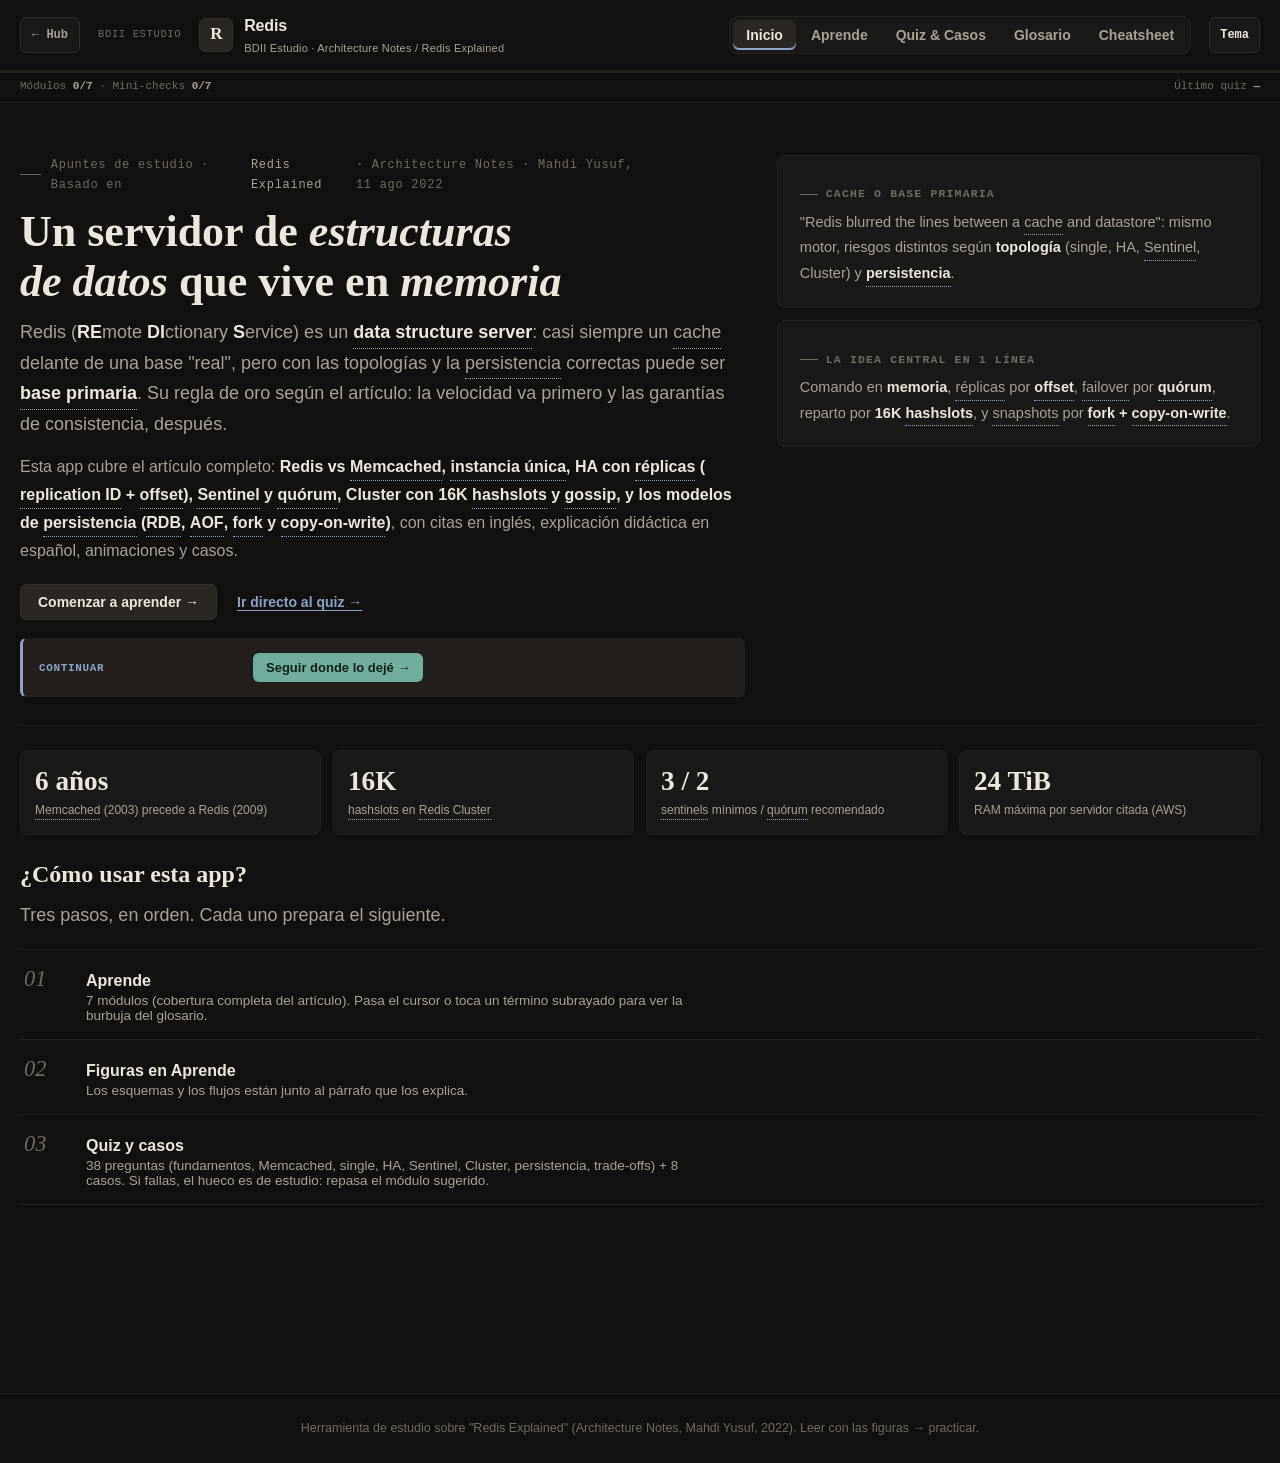
<file: redis/redis_app.html>
<!DOCTYPE html>
<html lang="es">
<head>
<meta charset="UTF-8">
<meta name="viewport" content="width=device-width, initial-scale=1.0">
<title>Redis · BDII Estudio — Architecture Notes / Redis Explained (Mahdi Yusuf)</title>
<style>
/* ============ ESTUDIO SUITE · design system v4 ("Study-desk editorial") ============
   Tesis: apuntes de curso compuestos como página editorial — titulares serif,
   datelines mono, reglas finas en vez de tarjetas, examen numerado, un solo
   azul tinta reservado a la acción. Ejes: density media · warmth cálida ·
   formality media-baja · energy quieta · ornament estructural · contrast alto.
   Offline: Georgia + sans/mono nativos (sin fuentes bloqueantes). Clases e ids
   intactos: el JS no cambia salvo iconos de módulo y flechas en tabs. */
:root{
  --bg:#131110; --bg2:#171514; --surface:#1b1917; --surface2:#221f1c; --surface3:#2a2622;
  --border:#322d27; --border-soft:#25211d;
  --text:#ece7dc; --muted:#a8a196; --dim:#6f6a61;
  --blue:#8ba3c7; --blue-soft:rgba(139,163,199,.12);
  --teal:#6fae9d; --teal-soft:rgba(111,174,157,.11);
  --orange:#c08d5c; --orange-soft:rgba(192,141,92,.11);
  --purple:#9d8ab8; --purple-soft:rgba(157,138,184,.11);
  --gold:#c2a05e; --gold-soft:rgba(194,160,94,.11);
  --pink:#b08396; --pink-soft:rgba(176,131,150,.11);
  --good:#74b18f; --bad:#c07f8c;
  --brand1:#8ba3c7; --brand2:#8ba3c7;
  --display:Georgia,'Palatino Linotype','Book Antiqua',Palatino,serif;
  --mono:ui-monospace,SFMono-Regular,Consolas,"Liberation Mono",Menlo,monospace;
  --sans:-apple-system,BlinkMacSystemFont,"Segoe UI",Roboto,"Helvetica Neue",Arial,sans-serif;
  --shadow:none;
  --shadow-sm:none;
  --radius:8px; --radius-sm:6px; --radius-xs:4px;
  --ring:0 0 0 2px rgba(139,163,199,.45);
}
*{box-sizing:border-box;}
html{scroll-behavior:smooth;}
body{
  margin:0; color:var(--text);
  font-family:var(--sans); line-height:1.7; font-size:16px;
  background:var(--bg);
  -webkit-font-smoothing:antialiased; text-rendering:optimizeLegibility;
}
body.light{
  --bg:#f4f1e9; --bg2:#ece6d5; --surface:#fbf9f2; --surface2:#f0e9d6; --surface3:#e3d8bf;
  --border:#d2c7a9; --border-soft:#e0d6bc;
  --text:#26241f; --muted:#5e594e; --dim:#948d7d;
  --blue:#3c5a86; --blue-soft:rgba(60,90,134,.09);
  --teal:#337065; --teal-soft:rgba(51,112,101,.09);
  --orange:#8f5f2b; --orange-soft:rgba(143,95,43,.09);
  --purple:#635183; --purple-soft:rgba(99,81,131,.09);
  --gold:#7d6a2e; --gold-soft:rgba(125,106,46,.10);
  --pink:#8f4f68; --pink-soft:rgba(143,79,104,.09);
  --good:#3c7a5d; --bad:#9c4a59;
  --shadow:0 1px 2px rgba(60,50,25,.08);
  --shadow-sm:0 1px 2px rgba(60,50,25,.06);
  background:var(--bg);
}
::selection{background:var(--border); color:var(--text);}
a{color:var(--blue); text-decoration:none; border-radius:3px;}
a:hover{text-decoration:underline;}
a:focus-visible, button:focus-visible, input:focus-visible{outline:none; box-shadow:var(--ring);}
::-webkit-scrollbar{width:11px; height:11px;}
::-webkit-scrollbar-thumb{background:var(--border); border-radius:8px; border:3px solid var(--bg);}
::-webkit-scrollbar-track{background:transparent;}
.skip-link{position:absolute; left:12px; top:-48px; z-index:100; background:var(--surface); color:var(--text); border:1px solid var(--border); border-radius:6px; padding:8px 14px; font-size:14px; font-weight:600; transition:top .15s ease; text-decoration:none;}
.skip-link:focus{top:12px;}

/* ============ HEADER / NAV ============ */
header{position:sticky; top:0; z-index:50; background:var(--bg); border-bottom:1px solid var(--border-soft);}
.topbar{max-width:1480px; margin:0 auto; padding:12px 20px; display:flex; align-items:center; gap:18px; flex-wrap:wrap;}
.brand{display:flex; align-items:center; gap:11px; font-weight:650; letter-spacing:-.01em; font-size:16px;}
.brand .logo{width:34px; height:34px; border-radius:6px; flex:0 0 auto; background:var(--surface3); border:1px solid var(--border); display:grid; place-items:center; font-weight:700; font-family:var(--display); font-size:17px; color:var(--text);}
.brand small{display:block; font-weight:500; font-size:11px; color:var(--muted); letter-spacing:.02em;}
.tabs{display:flex; gap:2px; margin-left:auto; flex-wrap:wrap; background:var(--surface); border:1px solid var(--border-soft); border-radius:8px; padding:3px;}
.tab{border:0; background:transparent; color:var(--muted); font-family:var(--sans); font-size:14px; font-weight:600; padding:7px 13px; border-radius:6px; cursor:pointer;}
.tab:hover{color:var(--text); background:var(--surface2);}
.tab.active{color:var(--text); background:var(--surface3); box-shadow:inset 0 -2px 0 var(--blue);}
.theme-btn{border:1px solid var(--border); background:var(--surface); color:var(--text); min-width:36px; height:36px; padding:0 10px; border-radius:6px; cursor:pointer; font-size:12px; font-weight:650; font-family:var(--mono); flex:0 0 auto;}
.theme-btn:hover{border-color:var(--dim);}
.hub-link{flex:0 0 auto; font-family:var(--mono); font-size:12px; font-weight:650; color:var(--muted); border:1px solid var(--border); background:var(--surface); padding:7px 11px; border-radius:6px; text-decoration:none; white-space:nowrap;}
.hub-link:hover{color:var(--text); border-color:var(--dim); text-decoration:none;}.suite-stamp{font-family:var(--mono);font-size:10.5px;letter-spacing:.06em;text-transform:uppercase;color:var(--dim);white-space:nowrap;}
.progress-track{height:3px; background:var(--border-soft);}
.progress-fill{height:100%; width:0; background:var(--blue); transition:width .4s ease;}

/* ============ LAYOUT / TYPE — escala 12 / 14 / 16 / 18 / 24 / 40 ============ */
main{max-width:1480px; margin:0 auto; padding:32px 20px 110px;}
.view{display:none;}
.view.active{display:block; animation:fadeUp .25s ease;}
@keyframes fadeUp{from{opacity:0;}to{opacity:1;}}
@keyframes pop{from{opacity:0;}to{opacity:1;}}
@keyframes animPulse{0%,100%{opacity:1;}50%{opacity:.55;}}
h1.title{font-family:var(--display); font-weight:700; font-size:clamp(2rem,4.4vw,2.75rem); margin:12px 0 12px; letter-spacing:0; line-height:1.12; text-wrap:balance;}
h1.title em{font-style:italic;}
h2{font-family:var(--display); font-weight:700; font-size:1.5rem; margin:0 0 12px; letter-spacing:0; line-height:1.25; text-wrap:balance;}
h3{font-family:var(--display); font-weight:700; font-size:1.15rem; margin:30px 0 10px; line-height:1.3;}
p{max-width:88ch; color:var(--muted); margin:0 0 13px; text-wrap:pretty;}
p strong, li strong, td strong{color:var(--text);}
ul, ol{color:var(--muted);}
.lede{font-size:1.125rem; color:var(--muted); max-width:84ch; line-height:1.65;}
.dateline{display:flex; align-items:center; gap:10px; font-family:var(--mono); font-size:12px; letter-spacing:.06em; color:var(--dim); margin:0 0 4px;}
.dateline::before{content:""; width:26px; height:1px; background:var(--dim);}
.dateline cite{font-style:normal; color:var(--muted);}
.kicker{display:inline-flex; align-items:center; gap:8px; font-family:var(--mono); font-size:11.5px; letter-spacing:.1em; text-transform:uppercase; color:var(--dim); font-weight:700;}
.kicker::before{content:""; width:18px; height:1px; background:var(--dim);}

.card{background:var(--surface); border:1px solid var(--border-soft); border-radius:var(--radius); padding:20px 22px; margin:14px 0;}
.card.accent-blue, .card.accent-teal, .card.accent-orange, .card.accent-purple, .card.accent-gold, .card.accent-pink{border-left:1px solid var(--border-soft);}
.callout{position:relative; border-radius:6px; padding:13px 16px 13px 48px; margin:16px 0; font-size:14px; max-width:96ch; background:var(--surface2); border:1px solid var(--border-soft); border-left:3px solid var(--dim);}
.callout::before{display:grid; place-items:center; width:24px; height:24px; border-radius:6px; position:absolute; left:12px; top:13px; font-size:13px; font-weight:700; background:var(--surface3); border:1px solid var(--border);}
.callout .lbl{font-family:var(--mono); font-size:10.5px; text-transform:uppercase; letter-spacing:.08em; margin-bottom:5px; font-weight:700; color:var(--dim);}
.callout.info{border-left-color:var(--blue);} .callout.info .lbl{color:var(--blue);} .callout.info::before{content:"i"; color:var(--blue); font-family:var(--sans); font-style:normal;}
.callout.tip{border-left-color:var(--teal);} .callout.tip .lbl{color:var(--teal);} .callout.tip::before{content:"✓"; color:var(--teal);}
.callout.warn{border-left-color:var(--orange);} .callout.warn .lbl{color:var(--orange);} .callout.warn::before{content:"!"; color:var(--orange);}
.callout.err{border-left-color:var(--bad);} .callout.err .lbl{color:var(--bad);} .callout.err::before{content:"×"; color:var(--bad);}
.callout.dark{background:var(--surface2);}
.trade{background:var(--surface2); border:1px solid var(--border-soft); border-left:3px solid var(--gold); border-radius:6px; padding:12px 15px; margin:14px 0; font-size:14px; max-width:96ch; color:var(--muted);}
.trade b{color:var(--text);}
.trade b:first-child{color:var(--text);}

code{font-family:var(--mono); font-size:.85em; background:var(--surface2); border:1px solid var(--border-soft); padding:1px 5px; border-radius:4px; color:var(--text);}
pre{background:#100f0e; color:#d8d5cf; padding:16px 18px; border-radius:4px; overflow-x:auto; font-family:var(--mono); font-size:12.5px; line-height:1.7; max-width:100%; border:1px solid var(--border-soft);}
body.light pre{background:#26241f; color:#e2ded6;}
pre code{background:none; border:0; padding:0; color:inherit; font-size:inherit;}
.kw{color:#c8b88a;} .str{color:#93b898;} .cmt{color:#6e6e76;} .fn{color:#9db4d0;} .op{color:#b39ec4;}

table{border-collapse:separate; border-spacing:0; width:100%; margin:14px 0; font-size:13.5px; border:1px solid var(--border-soft); border-radius:4px; overflow:hidden;}
th,td{padding:9px 12px; text-align:left; vertical-align:top; border-bottom:1px solid var(--border-soft);}
th{background:var(--surface2); font-weight:650; color:var(--text); font-size:12.5px;}
tr:last-child th, tr:last-child td{border-bottom:0;}
tbody tr:hover td{background:var(--surface2);}
tr:nth-child(even) td{background:color-mix(in srgb, var(--surface2) 50%, transparent);}
table, .score-chip, .step-counter{font-variant-numeric:tabular-nums;}

.pill{display:inline-block; padding:2px 10px; border-radius:999px; font-size:11.5px; font-weight:650; font-family:var(--mono); border:1px solid var(--border);}
.pill.blue{background:var(--blue-soft); color:var(--blue); border-color:transparent;}
.pill.teal{background:var(--teal-soft); color:var(--teal); border-color:transparent;}
.pill.orange{background:var(--orange-soft); color:var(--orange); border-color:transparent;}
.pill.purple{background:var(--purple-soft); color:var(--purple); border-color:transparent;}
.pill.gold{background:var(--gold-soft); color:var(--gold); border-color:transparent;}

.btn{display:inline-flex; align-items:center; gap:8px; border:1px solid var(--border); cursor:pointer; background:var(--surface3); color:var(--text); font-weight:600; font-size:14px; font-family:var(--sans); padding:9px 17px; border-radius:var(--radius-sm);}
.btn:hover{border-color:var(--dim); filter:brightness(1.1);}
.btn:active{transform:none;}
.btn:disabled{opacity:.45; cursor:default;}
.btn.ghost{background:var(--surface2); color:var(--text); border-color:var(--border-soft);}
.btn.ghost:hover{border-color:var(--dim);}
.btn.teal{background:var(--teal); border-color:transparent; color:#10201c;}
body.light .btn.teal{color:#fbf9f3;}
.btn.teal:hover{filter:brightness(.94);}
.btn.playing{background:var(--gold); border-color:transparent; color:#1a1408;}
.btn.small{padding:6px 12px; font-size:13px;}
.linklike{background:none; border:0; padding:9px 4px; cursor:pointer; color:var(--blue); font-family:var(--sans); font-size:14px; font-weight:600; text-decoration:underline; text-underline-offset:3px; text-decoration-thickness:1px;}
.linklike:hover{filter:brightness(1.15);}
.controls .btn.seg-on{border-color:var(--teal); color:var(--teal);}

/* ============ HERO (editorial: dateline, titular, una acción) ============ */
.hero{display:grid; grid-template-columns:1.5fr 1fr; gap:32px; align-items:start; padding:20px 0 8px; border-bottom:1px solid var(--border-soft); padding-bottom:28px;}
.hero-cards{display:grid; gap:12px;}
.hero-cta{display:flex; gap:16px; align-items:center; flex-wrap:wrap; margin-top:20px;}
.stat-grid{display:grid; grid-template-columns:repeat(4,1fr); gap:12px; margin:24px 0;}
.stat{background:var(--surface); border:1px solid var(--border-soft); border-radius:var(--radius); padding:16px 14px 14px; text-align:left;}
.stat .n{font-family:var(--display); font-size:1.7rem; font-weight:700; color:var(--text); font-variant-numeric:tabular-nums; line-height:1.1;}
.stat .l{font-size:12px; color:var(--muted); margin-top:4px; line-height:1.5;}
.path{list-style:none; margin:18px 0; padding:0; border-top:1px solid var(--border-soft);}
.path li{border-bottom:1px solid var(--border-soft);}
.path-step{display:flex; gap:18px; align-items:baseline; width:100%; text-align:left; background:none; border:0; padding:16px 4px; cursor:pointer; color:var(--text); font-family:var(--sans);}
.path-step:hover .path-t{color:var(--blue);}
.path-n{font-family:var(--display); font-style:italic; font-size:1.4rem; color:var(--dim); min-width:44px;}
.path-step:hover .path-n{color:var(--blue);}
.path-t{display:block; font-size:16px; font-weight:650; color:var(--text);}
.path-d{display:block; font-size:13.5px; color:var(--muted); margin-top:3px; max-width:80ch;}

/* ============ APRENDE ============ */
.aprende-layout{display:grid; grid-template-columns:220px minmax(0,1fr); gap:36px; align-items:start;}
.module-nav{position:sticky; top:78px; display:flex; flex-direction:column; gap:2px; background:var(--surface); border:1px solid var(--border-soft); border-radius:var(--radius); padding:6px;}
.module-link{display:flex; align-items:center; gap:10px; text-align:left; cursor:pointer; background:transparent; border:0; border-radius:6px; color:var(--muted); font-family:var(--sans); font-size:13.5px; font-weight:600; padding:8px 11px; border-left:2px solid transparent;}
.module-link:hover{background:var(--surface2); color:var(--text);}
.module-link.active{background:var(--surface2); color:var(--text); border-left-color:var(--blue);}
.module-link .idx{font-family:var(--mono); font-size:11px; color:var(--dim);}
.module-link.done .check{margin-left:auto; color:var(--good); font-size:13px; font-weight:700;}
.module-content{min-width:0;}
.module-content > h2{margin-top:4px;}
.done-banner{display:none; align-items:center; gap:10px; background:var(--surface2); border:1px solid var(--border-soft); border-left:3px solid var(--good); border-radius:6px; padding:9px 14px; margin-bottom:14px; color:var(--text); font-weight:600; font-size:14px;}
.module-pager{display:flex; justify-content:space-between; gap:12px; margin-top:24px; flex-wrap:wrap;}
.legend{display:flex; gap:10px; flex-wrap:wrap; margin:14px 0;}

/* ============ SVG figures ============ */
figure{margin:20px 0;}
figure svg{width:100%; height:auto; display:block; background:var(--surface); border:1px solid var(--border-soft); border-radius:4px;}
figure figcaption{font-size:14px; color:var(--muted); background:var(--surface); border:1px solid var(--border-soft); border-radius:6px; padding:9px 13px; margin-top:8px; font-family:var(--sans);}
figure figcaption span{color:var(--text);}
.tnode{font:600 13px var(--sans); fill:var(--text);}
.tedge{font:400 11px var(--mono); fill:var(--muted);}
svg text.svgcap{font:700 14px var(--sans); fill:var(--gold);}
svg .flow{stroke-dasharray:7 5; animation:dashmove 0.9s linear infinite;}
@keyframes dashmove{to{stroke-dashoffset:-12;}}
.controls{display:flex; gap:10px; flex-wrap:wrap; align-items:center; margin:12px 0;}
.controls label{cursor:pointer;}
input[type="checkbox"]{accent-color:var(--blue);}
input[type="range"]{-webkit-appearance:none; appearance:none; height:4px; border-radius:99px; background:var(--border); outline-offset:4px;}
input[type="range"]::-webkit-slider-thumb{-webkit-appearance:none; width:16px; height:16px; border-radius:50%; background:var(--text); border:none; cursor:pointer;}
input[type="range"]::-moz-range-thumb{width:16px; height:16px; border-radius:50%; background:var(--text); border:none; cursor:pointer;}

/* ============ ANIM feedback ============ */
.anim-status{display:flex; align-items:center; gap:12px; margin:14px 0 4px; flex-wrap:wrap;}
.status-badge{font-family:var(--mono); font-size:11.5px; font-weight:700; padding:3px 11px; border-radius:999px; background:var(--surface2); border:1px solid var(--border); color:var(--muted); white-space:nowrap;}
.status-badge.playing{color:var(--teal); border-color:var(--teal); animation:animPulse 1.4s ease-in-out infinite;}
.status-badge.paused{color:var(--gold); border-color:var(--gold);}
.status-badge.done{color:var(--good); border-color:var(--good);}
.anim-progress{flex:1; min-width:140px; height:6px; border-radius:999px; background:var(--surface2); overflow:hidden; border:1px solid var(--border-soft);}
.anim-progress-fill{height:100%; width:0; background:var(--blue); transition:width .4s ease;}
.step-counter{font-family:var(--mono); font-size:12px; color:var(--dim); min-width:52px; text-align:right;}
.narrator{background:var(--surface); border:1px solid var(--border-soft); border-left:3px solid var(--blue); border-radius:6px; padding:11px 15px; margin:10px 0; font-size:15px; line-height:1.65; color:var(--text); min-height:52px;}
.narrator b{color:var(--text);}

/* ============ QUIZ (examen numerado) ============ */
.quiz-toolbar{display:flex; gap:12px; align-items:center; flex-wrap:wrap; margin:14px 0;}
.score-chip{background:var(--surface); border:1px solid var(--border); border-radius:999px; padding:6px 14px; font-weight:650; font-family:var(--mono); font-size:13.5px; font-variant-numeric:tabular-nums;}
.question-card{background:var(--surface); border:1px solid var(--border-soft); border-radius:var(--radius); padding:20px 22px; margin:16px 0; scroll-margin-top:90px;}
.qmeta{display:flex; gap:8px; align-items:center; margin-bottom:10px; flex-wrap:wrap;}
.qmeta .qnum{font-family:var(--display); font-style:italic; font-size:15px; color:var(--dim);}
.qtag{font-family:var(--mono); font-size:11px; font-weight:700; padding:2px 9px; border-radius:999px; border:1px solid transparent;}
.qtext{font-size:16.5px; font-weight:650; margin-bottom:12px; color:var(--text); line-height:1.6;}
.opts{counter-reset:qa;}
.opt{position:relative; display:block; width:100%; text-align:left; cursor:pointer; font-family:var(--sans); background:var(--surface); border:1px solid var(--border-soft); color:var(--text); border-radius:6px; padding:10px 13px 10px 50px; margin:7px 0; font-size:14px; line-height:1.55;}
.opt::before{counter-increment:qa; content:counter(qa,upper-alpha); position:absolute; left:11px; top:50%; transform:translateY(-50%); width:26px; height:26px; display:grid; place-items:center; border-radius:6px; background:var(--surface2); border:1px solid var(--border); font-family:var(--mono); font-size:12px; font-weight:700; color:var(--dim);}
.opt:hover{border-color:var(--dim);}
.opt:hover::before{color:var(--text); border-color:var(--dim);}
.opt.correct{border-color:var(--good);}
.opt.correct::before{background:var(--good); border-color:var(--good); color:#0e1512;}
.opt.wrong{border-color:var(--bad);}
.opt.wrong::before{background:var(--bad); border-color:var(--bad); color:#fff;}
.opt:disabled{cursor:default;}
.opt:disabled:not(.correct):not(.wrong){opacity:.7;}
.explain{display:none; background:var(--surface2); border:1px solid var(--border-soft); border-left:3px solid var(--teal); border-radius:0 6px 6px 0; padding:13px 15px; margin-top:11px; font-size:13.5px; color:var(--muted);}
.explain.show{display:block; animation:pop .2s ease;}
.explain .why{font-weight:700; color:var(--text);}
.quiz-result{display:none; text-align:center; padding:30px; background:var(--surface); border-radius:var(--radius); border:1px solid var(--border-soft); margin:20px 0;}
.quiz-result.show{display:block; animation:pop .25s ease;}
.big-score{font-family:var(--display); font-size:3.2rem; font-weight:700; color:var(--text); font-variant-numeric:tabular-nums; line-height:1;}
.grade-bar{height:10px; border-radius:999px; background:var(--surface2); border:1px solid var(--border-soft); overflow:hidden; margin:14px auto; max-width:420px;}
.grade-fill{height:100%; width:0; border-radius:999px; background:var(--blue); transition:width .6s ease;}
.case-card{background:var(--surface); border:1px solid var(--border-soft); border-radius:var(--radius); padding:20px 22px; margin:18px 0; scroll-margin-top:90px;}
.case-card h3{margin-top:6px;}
.case-step{background:var(--surface2); border:1px solid var(--border-soft); border-radius:6px; padding:12px 15px; margin:10px 0; font-size:14px;}
.hint-btn{font-family:var(--mono); font-size:12.5px;}
.reveal-btn{margin-top:6px;}

/* ============ GLOSARIO ============ */
.glossary-search{width:100%; max-width:480px; background:var(--surface); border:1px solid var(--border); color:var(--text); font-family:var(--sans); font-size:14.5px; padding:11px 15px 11px 40px; border-radius:6px; margin:12px 0 8px; background-image:url("data:image/svg+xml,%3Csvg xmlns='http://www.w3.org/2000/svg' width='15' height='15' viewBox='0 0 24 24' fill='none' stroke='%236f6a61' stroke-width='2.2' stroke-linecap='round'%3E%3Ccircle cx='11' cy='11' r='7'/%3E%3Cpath d='M20 20l-3.5-3.5'/%3E%3C/svg%3E"); background-repeat:no-repeat; background-position:13px center;}
.glossary-search:focus{border-color:var(--blue); box-shadow:var(--ring); outline:none;}
.glossary-search::placeholder{color:var(--dim);}
.gloss-term{background:var(--surface); border:1px solid var(--border-soft); border-radius:6px; padding:15px 17px; margin:10px 0; border-left:2px solid transparent;}
.gloss-term:hover{border-left-color:var(--dim);}
.gloss-term h3{margin:0 0 5px; font-size:15.5px;}
.gloss-term .def{color:var(--muted); font-size:14px;}

/* ============ CHEATSHEET ============ */
#cheatsheetContent{display:grid; grid-template-columns:1fr 1fr; gap:0 14px; align-items:start;}
#cheatsheetContent .card{margin:7px 0;}
#cheatsheetContent .card:first-child{grid-column:1 / -1;}

footer{margin-top:60px; padding:24px 20px; border-top:1px solid var(--border-soft); text-align:center; color:var(--dim); font-size:12.5px;}

@media(max-width:860px){
  body{font-size:15.5px;}
  .hero{grid-template-columns:1fr;}
  .stat-grid{grid-template-columns:repeat(2,1fr);}
  .path-step{padding:14px 2px;}
  #cheatsheetContent{grid-template-columns:1fr;}
  .aprende-layout{grid-template-columns:1fr;}
  .module-nav{position:static; flex-direction:row; overflow-x:auto; padding:6px; scrollbar-width:thin;}
  .module-link{white-space:nowrap; border-left:0; border-bottom:2px solid transparent; border-radius:0;}
  .module-link.active{border-bottom-color:var(--blue);}
  h1.title{font-size:1.7rem;}
  .tabs{margin-left:0;}
  table{display:block; overflow-x:auto;}
}
@media print{
  header, .hub-link, .suite-stamp, .tabs, .theme-btn, .progress-track, .controls, .anim-status, .narrator, .quiz-toolbar, #glossarySearch, .module-pager, .theme-btn, .module-nav, footer{display:none !important;}
  body{background:#fff;}
  main{max-width:100%; padding:0;}
  .view{display:none !important;}
  #view-cheatsheet{display:block !important;}
  #cheatsheetContent{display:grid; grid-template-columns:1fr 1fr; gap:8px;}
  #cheatsheetContent .card{box-shadow:none; break-inside:avoid; border:1px solid #999; margin:4px 0; padding:10px 12px;}
}
@media (prefers-reduced-motion: reduce){
  html{scroll-behavior:auto;}
  *, *::before, *::after{animation-duration:.01ms !important; animation-iteration-count:1 !important; transition-duration:.01ms !important;}
  svg .flow{animation:none;}
}


/* ============ GLOSSARY TIP BUBBLES (Study-desk speech) ============ */
.tip-term{position:relative; cursor:help; border-bottom:1.5px dotted var(--blue); color:inherit; font-weight:650; background:transparent; padding:0; margin:0; font:inherit; display:inline; border-radius:0; border-top:0; border-left:0; border-right:0;}
.tip-term:hover, .tip-term:focus-visible, .tip-term.is-open{border-bottom-color:var(--gold); color:var(--gold);}
.tip-term:focus-visible{outline:none; box-shadow:none;}
.tip-bubble{position:absolute; z-index:80; left:50%; bottom:calc(100% + 10px); transform:translateX(-50%); width:min(340px, 78vw); padding:12px 14px; background:var(--surface2); color:var(--text); border:1px solid var(--border); border-radius:10px 10px 10px 4px; box-shadow:0 8px 24px rgba(0,0,0,.28); font-family:var(--sans); font-size:13px; font-weight:500; line-height:1.55; text-align:left; opacity:0; visibility:hidden; pointer-events:none; transition:opacity .15s ease, visibility .15s ease;}
.tip-bubble::after{content:""; position:absolute; left:50%; bottom:-7px; transform:translateX(-50%) rotate(45deg); width:12px; height:12px; background:var(--surface2); border-right:1px solid var(--border); border-bottom:1px solid var(--border);}
.tip-bubble .tip-k{display:block; font-family:var(--mono); font-size:11px; letter-spacing:.04em; text-transform:uppercase; color:var(--blue); margin-bottom:4px;}
.tip-bubble .tip-ref{display:block; margin-top:6px; font-size:11.5px; color:var(--dim);}
.tip-term:hover .tip-bubble, .tip-term:focus-within .tip-bubble, .tip-term.is-open .tip-bubble{opacity:1; visibility:visible; pointer-events:auto;}
.tip-term.tip-below .tip-bubble{bottom:auto; top:calc(100% + 10px); border-radius:4px 10px 10px 10px;}
.tip-term.tip-below .tip-bubble::after{bottom:auto; top:-7px; border-right:0; border-bottom:0; border-left:1px solid var(--border); border-top:1px solid var(--border);}
@media (hover:none){
  .tip-term:hover .tip-bubble{opacity:0; visibility:hidden;}
  .tip-term.is-open .tip-bubble{opacity:1; visibility:visible; pointer-events:auto;}
}
@media print{ .tip-bubble{display:none !important;} .tip-term{border-bottom:none; font-weight:inherit;} }

/* ============ STUDY UX v5 (resume / TOC / quiz modes / comfort) ============ */
.progress-meta{display:flex; justify-content:space-between; gap:10px; align-items:center; max-width:1480px; margin:0 auto; padding:4px 20px 6px; font-family:var(--mono); font-size:11px; color:var(--dim); flex-wrap:wrap;}
.progress-meta b{color:var(--muted); font-weight:650;}
.continue-card{margin:18px 0 0; padding:14px 16px; background:var(--surface2); border:1px solid var(--border-soft); border-left:3px solid var(--blue); border-radius:6px; display:flex; gap:14px; align-items:center; flex-wrap:wrap;}
.continue-card .cc-label{font-family:var(--mono); font-size:11px; letter-spacing:.06em; text-transform:uppercase; color:var(--blue); font-weight:700;}
.continue-card .cc-detail{font-size:14px; color:var(--muted); flex:1; min-width:200px;}
.continue-card .cc-detail strong{color:var(--text);}
.module-outline{position:sticky; top:78px; z-index:5; display:flex; gap:6px; flex-wrap:wrap; padding:8px 0 10px; margin:0 0 8px; background:linear-gradient(var(--bg) 70%, transparent); border-bottom:1px solid var(--border-soft);}
.module-outline a{font-family:var(--mono); font-size:11px; font-weight:650; color:var(--muted); text-decoration:none; padding:4px 9px; border-radius:999px; border:1px solid var(--border-soft); background:var(--surface); white-space:nowrap;}
.module-outline a:hover{color:var(--text); border-color:var(--dim); text-decoration:none;}
.module-content h2, .module-content h3, .module-content .trade{scroll-margin-top:130px;}
.module-chip{font-family:var(--mono); font-size:11px; font-weight:700; color:var(--dim); margin:0 0 8px;}
.module-content.reading-mode{line-height:1.85;}
.module-content.reading-mode p, .module-content.reading-mode .lede{max-width:72ch; font-size:1.05em;}
.anim-learn-link{margin-top:10px; font-size:13px;}
.seg-tabs{display:flex; gap:4px; flex-wrap:wrap; margin:10px 0 4px; background:var(--surface); border:1px solid var(--border-soft); border-radius:8px; padding:3px; width:fit-content;}
.seg-tab{border:0; background:transparent; color:var(--muted); font-family:var(--sans); font-size:13.5px; font-weight:600; padding:7px 14px; border-radius:6px; cursor:pointer;}
.seg-tab:hover{color:var(--text); background:var(--surface2);}
.seg-tab.active{color:var(--text); background:var(--surface3); box-shadow:inset 0 -2px 0 var(--blue);}
.quiz-panel, .cases-panel{display:none;}
.quiz-panel.active, .cases-panel.active{display:block;}
.quiz-modes, .quiz-filters, .quiz-page-ctl{display:flex; gap:6px; align-items:center; flex-wrap:wrap;}
.quiz-modes .btn.seg-on, .quiz-filters .btn.seg-on, .quiz-page-ctl .btn.seg-on{border-color:var(--blue); color:var(--blue);}
.quiz-nav{display:flex; gap:10px; align-items:center; justify-content:space-between; flex-wrap:wrap; margin:14px 0;}
.quiz-map{display:flex; gap:4px; flex-wrap:wrap; max-width:100%;}
.quiz-map button{width:28px; height:28px; border-radius:6px; border:1px solid var(--border-soft); background:var(--surface); color:var(--dim); font-family:var(--mono); font-size:11px; font-weight:700; cursor:pointer; padding:0;}
.quiz-map button:hover{border-color:var(--dim); color:var(--text);}
.quiz-map button.answered{background:var(--blue-soft); color:var(--blue); border-color:transparent;}
.quiz-map button.wrong{background:var(--pink-soft); color:var(--bad);}
.quiz-map button.correct{background:var(--teal-soft); color:var(--good);}
.quiz-map button.current{box-shadow:var(--ring);}
.quiz-remediation{text-align:left; margin:16px auto 0; max-width:640px;}
.quiz-remediation a{display:inline-block; margin:3px 6px 3px 0; font-size:13px;}
.tip-bubble .tip-gloss{display:inline-block; margin-top:8px; font-family:var(--mono); font-size:11px; font-weight:700; color:var(--blue); cursor:pointer; border:0; background:none; padding:0; text-decoration:underline; text-underline-offset:2px;}
.tip-term.tip-left .tip-bubble{left:0; transform:none;}
.tip-term.tip-right .tip-bubble{left:auto; right:0; transform:none;}
body.light .module-outline{background:linear-gradient(var(--bg) 70%, transparent);}
@media(max-width:860px){
  .module-outline{position:static; top:auto;}
}
@media print{
  .continue-card, .seg-tabs, .quiz-modes, .quiz-filters, .quiz-page-ctl, .quiz-nav, .module-outline, .module-chip, .progress-meta, .anim-learn-link, .print-hint{display:none !important;}
  @page{margin:12mm;}
}

</style>
  <link rel="stylesheet" href="../assets/learn-stage.css">
</head>
<body><a class="skip-link" href="#main">Saltar al contenido</a>
<header>
  <div class="topbar">
    <a class="hub-link" href="../index.html">← Hub</a><span class="suite-stamp">BDII Estudio</span>
    <div class="brand"><div class="logo">R</div><div><div>Redis</div>
        <small>BDII Estudio · Architecture Notes / Redis Explained</small></div></div>
    <nav class="tabs" id="tabs" role="tablist" aria-label="Vistas de estudio">
      <button class="tab active" role="tab" aria-selected="true" data-view="inicio">Inicio</button>
      <button class="tab" role="tab" aria-selected="false" data-view="aprende">Aprende</button>
      <button class="tab" role="tab" aria-selected="false" data-view="quiz">Quiz & Casos</button>
      <button class="tab" role="tab" aria-selected="false" data-view="glosario">Glosario</button>
      <button class="tab" role="tab" aria-selected="false" data-view="cheatsheet">Cheatsheet</button>
    </nav>
    <button type="button" class="theme-btn" id="themeBtn" title="Cambiar tema" aria-label="Cambiar tema">Tema</button>
  </div>
  <div class="progress-track"><div class="progress-fill" id="progressFill"></div></div>
  <div class="progress-meta" id="progressMeta"><span id="progressLabel">Módulos 0/7</span><span id="progressQuizHint"></span></div>
</header>
<main id="main">
<section id="view-inicio" class="view active">
  <div class="hero">
    <div>
      <p class="dateline">Apuntes de estudio · Basado en <cite>Redis Explained</cite> · Architecture Notes · Mahdi Yusuf, 11 ago 2022</p>
      <h1 class="title">Un servidor de <em>estructuras de datos</em> que vive en <em>memoria</em></h1>
      <p class="lede">Redis (<strong>RE</strong>mote <strong>DI</strong>ctionary <strong>S</strong>ervice) es un <strong>data structure server</strong>: casi siempre un cache delante de una base "real", pero con las topologías y la persistencia correctas puede ser <strong>base primaria</strong>. Su regla de oro según el artículo: la velocidad va primero y las garantías de consistencia, después.</p>
      <p>Esta app cubre el artículo completo: <strong>Redis vs Memcached, instancia única, HA con réplicas (replication ID + offset), Sentinel y quórum, Cluster con 16K hashslots y gossip, y los modelos de persistencia (RDB, AOF, fork y copy-on-write)</strong>, con citas en inglés, explicación didáctica en español, animaciones y casos.</p>
      <div class="hero-cta">
        <button class="btn" onclick="go('aprende')">Comenzar a aprender →</button>
        <button class="linklike" onclick="go('quiz')">Ir directo al quiz →</button>
      </div>
      <div class="continue-card" id="continueCard" hidden>
        <div>
          <div class="cc-label">Continuar</div>
          <div class="cc-detail" id="continueDetail"></div>
        </div>
        <button class="btn teal small" id="continueBtn" type="button">Seguir donde lo dejé →</button>
      </div>
    </div>
    <div class="hero-cards">
      <div class="card accent-blue" style="margin:0;"><div class="kicker">Cache o base primaria</div><p style="margin:6px 0 0; font-size:14.5px;">"Redis blurred the lines between a cache and datastore": mismo motor, riesgos distintos según <strong>topología</strong> (single, HA, Sentinel, Cluster) y <strong>persistencia</strong>.</p></div>
      <div class="card accent-teal" style="margin:0;"><div class="kicker">La idea central en 1 línea</div><p style="margin:6px 0 0; font-size:14.5px;">Comando en <strong>memoria</strong>, réplicas por <strong>offset</strong>, failover por <strong>quórum</strong>, reparto por <strong>16K hashslots</strong>, y snapshots por <strong>fork + copy-on-write</strong>.</p></div>
    </div>
  </div>
  <div class="stat-grid">
    <div class="stat"><div class="n">6 años</div><div class="l">Memcached (2003) precede a Redis (2009)</div></div>
    <div class="stat"><div class="n">16K</div><div class="l">hashslots en Redis Cluster</div></div>
    <div class="stat"><div class="n">3 / 2</div><div class="l">sentinels mínimos / quórum recomendado</div></div>
    <div class="stat"><div class="n">24 TiB</div><div class="l">RAM máxima por servidor citada (AWS)</div></div>
  </div>
  <h2>¿Cómo usar esta app?</h2>
  <p class="lede">Tres pasos, en orden. Cada uno prepara el siguiente.</p>
  <ol class="path">
    <li><button class="path-step" onclick="go('aprende')"><span class="path-n">01</span><span><span class="path-t">Aprende</span><span class="path-d">7 módulos (cobertura completa del artículo). Pasa el cursor o toca un término subrayado para ver la burbuja del glosario.</span></span></button></li>
    <li><button class="path-step" onclick="go('aprende')"><span class="path-n">02</span><span><span class="path-t">Figuras en Aprende</span><span class="path-d">Los esquemas y los flujos están junto al párrafo que los explica.</span></span></button></li>
    <li><button class="path-step" onclick="go('quiz')"><span class="path-n">03</span><span><span class="path-t">Quiz y casos</span><span class="path-d">38 preguntas (fundamentos, Memcached, single, HA, Sentinel, Cluster, persistencia, trade-offs) + 8 casos. Si fallas, el hueco es de estudio: repasa el módulo sugerido.</span></span></button></li>
  </ol>
</section>
<section id="view-aprende" class="view">
  <span class="kicker">Ruta de aprendizaje</span>
  <h2>Aprende Redis desde cero</h2>
  <p class="lede">Sigue los módulos en orden. Los términos del glosario aparecen con <strong>subrayado punteado</strong>: hover o tap abre la burbuja. Los <strong>Trade-off</strong> son los que más caen en el quiz.</p>
  <div class="aprende-layout"><nav class="module-nav" id="moduleNav"></nav><div class="module-content" id="moduleContent"></div></div>
</section>
<section id="view-quiz" class="view">
  <span class="kicker">Comprueba tu aprendizaje</span>
  <h2>Quiz y casos</h2>
  <p class="lede">Las marcadas con <span class="pill gold">trade-off</span> preguntan <strong>qué se gana y qué se pierde</strong>. Usa Estudio (feedback ya), Examen (nota al final) o Solo falladas.</p>
  <div class="seg-tabs" role="tablist" aria-label="Quiz o casos">
    <button type="button" class="seg-tab active" id="tabQuizPanel" data-panel="quiz">Preguntas</button>
    <button type="button" class="seg-tab" id="tabCasesPanel" data-panel="cases">Casos</button>
  </div>
  <div class="quiz-panel active" id="quizPanel">
    <div class="quiz-toolbar">
      <span class="score-chip" id="scoreChip">0 / 0 correctas</span>
      <div class="quiz-modes" id="quizModes">
        <button type="button" class="btn ghost small seg-on" data-mode="study">Estudio</button>
        <button type="button" class="btn ghost small" data-mode="exam">Examen</button>
        <button type="button" class="btn ghost small" data-mode="wrong">Solo falladas</button>
      </div>
      <div class="quiz-filters" id="quizFilters"></div>
      <div class="quiz-page-ctl" id="quizPageCtl">
        <span style="font-size:12px;color:var(--dim);font-family:var(--mono);">Vista</span>
        <button type="button" class="btn ghost small" data-page="1">1</button>
        <button type="button" class="btn ghost small" data-page="5">5</button>
        <button type="button" class="btn ghost small seg-on" data-page="all">Todas</button>
      </div>
      <button class="btn ghost small" type="button" onclick="quiz.reset()">Reiniciar</button>
    </div>
    <div class="quiz-nav" id="quizNav" hidden>
      <button type="button" class="btn ghost small" id="quizPrev">← Anterior</button>
      <div class="quiz-map" id="quizMap"></div>
      <button type="button" class="btn ghost small" id="quizNext">Siguiente →</button>
    </div>
    <div id="quizContainer"></div>
    <div class="quiz-result" id="quizResult">
      <div class="big-score" id="quizPercent">0%</div>
      <div class="grade-bar"><div class="grade-fill" id="gradeFill"></div></div>
      <p id="quizMsg" style="text-align:center; margin:0 auto;"></p>
      <div class="quiz-remediation" id="quizRemediation"></div>
    </div>
  </div>
  <div class="cases-panel" id="casesPanel">
    <h2 style="margin-top:8px;">Casos prácticos</h2>
    <p class="lede">Intenta resolver antes de ver la solución. Pistas y soluciones se guardan en este dispositivo.</p>
    <div id="casesContainer"></div>
  </div>
</section>
<section id="view-glosario" class="view">
  <span class="kicker">Referencia rápida</span>
  <h2>Glosario bilingüe</h2>
  <p class="lede">Misma fuente que las burbujas del Aprende. Escribe para filtrar (ej: quorum, hashslot, fsync).</p>
  <input class="glossary-search" id="glossarySearch" type="text" placeholder="Filtra por término o definición (ej: quorum, hashslot, fork)…">
  <div id="glossaryList"></div>
</section>
<section id="view-cheatsheet" class="view">
  <span class="kicker">Repaso de último minuto</span>
  <h2>Cheatsheet</h2>
  <p class="lede">Todo lo esencial en una página. Ideal para imprimir o guardar PDF antes del quiz.</p>
  <div class="hero-cta print-hint" style="margin:10px 0 16px;">
    <button type="button" class="btn teal small" onclick="window.print()">Imprimir / Guardar PDF</button>
    <span style="font-size:13px;color:var(--dim);">Esta pestaña ya está activa — Ctrl+P también funciona.</span>
  </div>
  <div id="cheatsheetContent"></div>
</section>
</main>
<footer>Herramienta de estudio sobre "Redis Explained" (Architecture Notes, Mahdi Yusuf, 2022). Leer con las figuras → practicar.</footer>
<script>
const MODULES = [
{ id:'m0', tag:'Módulo 0', accent:'gold', title:'Qué es Redis: servidor de estructuras de datos',
summary:'REmote DIctionary Service, data structure server, cache delante de la DB real o base primaria, casos de uso y por qué la memoria cambia las reglas.',
html: `
<p class="lede">Redis nació como un almacén clave-valor en memoria, pero lo que lo hizo popular es otra cosa: te da <strong>estructuras de datos ya hechas</strong> en el servidor. Este módulo fija el vocabulario base: qué es, para qué se usa y por qué la RAM lo hace tan rápido.</p>
<div class="callout info"><div class="lbl">Cita · Architecture Notes / Redis Explained (Mahdi Yusuf, 2022) · "What is Redis?"</div>"Redis (<strong>RE</strong>mote <strong>DI</strong>ctionary <strong>S</strong>ervice) is an open-source <strong>key-value database server</strong>. The most accurate description of Redis is that it's a <strong>data structure server</strong>."</div>
<p><strong>Traducción didáctica:</strong> el nombre es "servicio remoto de diccionario": un diccionario (clave → valor) al que accedes por red. Pero el artículo insiste en que la descripción más exacta es <strong>data structure server</strong>: el valor no es un blob opaco, puede ser una lista, un conjunto, un hash, etc. Esa naturaleza explica gran parte de su adopción entre desarrolladores.</p>
<h3>Datos en la estructura que necesitas desde el inicio</h3>
<div class="callout info"><div class="lbl">Cita · "What is Redis?"</div>"Rather than iterating over, sorting, and ordering rows, what if the data was in <strong>data structures you wanted from the ground up</strong>? Early on, it was used much like Memcached, but as Redis improved, it became viable for many other use cases, including <strong>publish-subscribe mechanisms, streaming, and queues</strong>."</div>
<p><strong>Traducción didáctica:</strong> en una base relacional recorres, ordenas y filtras filas. En Redis el dato ya vive en la forma que necesitas (por ejemplo, algo ya ordenado para un ranking). Al principio se usaba "como Memcached" (cache simple); al madurar sirvió también para pub/sub, streaming y colas.</p>
<h3>Cache delante de otra base de datos</h3>
<div class="callout info"><div class="lbl">Cita · "What is Redis?"</div>"Primarily, Redis is an <strong>in-memory database used as a cache in front of another "real" database</strong> like MySQL or PostgreSQL to help improve application performance. It leverages the speed of memory and alleviates load off the central application database for: (1) data that changes infrequently and is requested often; (2) data that is less mission-critical and is frequently evolving."</div>
<ul style="color:var(--muted);">
<li><strong>Datos que cambian poco y se piden mucho:</strong> cada lectura que sirve Redis es una lectura que la base central no hace.</li>
<li><strong>Datos menos críticos y muy cambiantes:</strong> si se pierden, se reconstruyen; no es el fin del mundo.</li>
<li><strong>Ejemplos del artículo:</strong> caches de sesión o de datos, <em>leaderboards</em> (tablas de posiciones) y analítica agregada ("roll-up") para dashboards.</li>
</ul>
<h3>Cache o base primaria: la línea difusa</h3>
<div class="callout info"><div class="lbl">Cita · "What is Redis?"</div>"However, for many use cases, Redis offers enough guarantees that it can be used as a <strong>full-fledged primary database</strong>. Coupled with Redis plug-ins and its various High Availability (HA) setups, Redis as a database has become incredibly useful for certain scenarios and workloads."<br>"Redis <strong>blurred the lines between a cache and datastore</strong>."</div>
<p><strong>Traducción didáctica:</strong> la misma tecnología puede ser un cache desechable (si se pierde, se rehidrata desde MySQL/PostgreSQL) o la base primaria (si se pierde, perdiste el dato). Lo que cambia es la <strong>topología</strong> (módulos 2 a 5) y el <strong>modelo de persistencia</strong> (módulo 6) que configures.</p>
<h3>Por qué la memoria es tan rápida</h3>
<div class="callout info"><div class="lbl">Cita · "What is Redis?"</div>"Important note to understand here is that <strong>reading and manipulating data in memory is much faster than anything possible in traditional datastores using SSDs or HDDs</strong>."</div>
<p><strong>[Didáctico / clase]</strong> El artículo enlaza la tabla clásica de latencias de Jeff Dean (la imagen no aparece en el texto). Órdenes de magnitud aproximados: referencia a memoria principal ~100 ns; leer 1 MB secuencial de RAM ~250 µs; seek de disco ~10 ms. De ahí que "memoria vs disco" sea un salto de varios órdenes de magnitud, no un porcentaje.</p>
<div class="trade"><b>Trade-off 1 · RAM primero.</b> Ganas: latencia sub-milisegundo y alivio de la base central. Pagas: la memoria es más cara y limitada que el disco, y la durabilidad deja de ser automática (hay que configurarla, módulo 6).</div>
<div class="trade"><b>Trade-off 2 · Cache delante de la DB real vs Redis como primaria.</b> Ganas (cache): simplicidad, datos desechables, la fuente de verdad sigue a salvo. Ganas (primaria): una sola pieza de infraestructura. Pagas (primaria): tienes que decidir HA, persistencia y qué pérdida toleras.</div>
<div class="callout warn"><div class="lbl">Error común</div>Decir que "Redis es solo un cache" o, al revés, que "reemplaza a cualquier base relacional". El artículo dice las dos cosas con matices: <strong>principalmente</strong> cache delante de una base "real", pero con las garantías y topologías correctas puede ser primaria para ciertas cargas.</div>
`,
mini:{q:'Según el artículo, ¿cuál es la descripción más exacta de Redis?', opts:['Una base relacional en memoria con SQL','Un data structure server (servidor de estructuras de datos) clave-valor','Un sistema de archivos distribuido','Un balanceador de carga'], a:1, why:'En "What is Redis?" el autor dice que la descripción más exacta es data structure server: el valor es una estructura (lista, set, hash...), no un blob opaco. Esa naturaleza explica su adopción.'} },

{ id:'m1', tag:'Módulo 1', accent:'blue', title:'Memcached vs Redis: tabla y modelo de hilos',
summary:'Cuándo Memcached era el estándar, tabla de capacidades fila por fila, LRU vs políticas, single-threaded vs multithreaded.',
html: `
<p class="lede">Redis nació comparándose con Memcached, el cache de facto de su época. Este módulo recorre la tabla de capacidades del artículo (las 12 filas) y la diferencia de modelo de hilos, que es la que más se pregunta.</p>
<div class="callout info"><div class="lbl">Cita · Architecture Notes / Redis Explained · recuadro "Memcached"</div>"Memcached was created by <strong>Brad Fitzpatrick in 2003, predating Redis by six years</strong>. It originally started as a Perl project and was later rewritten in C. It was the de facto caching tool of its day. The main differentiating point between it and Redis is its <strong>lack of data types and its limited eviction policy of just LRU</strong> (least recently used)."</div>
<p><strong>Traducción didáctica:</strong> Memcached (2003) es seis años anterior a Redis (2009). Es un cache de pares simples. Dos diferencias de fondo: <strong>no tiene tipos de datos</strong> y su política de desalojo (<em>eviction</em>) es solo <strong>LRU</strong>: cuando falta memoria, expulsa lo usado menos recientemente.</p>
<div class="callout info"><div class="lbl">Cita · "What is Redis?"</div>"Originally Redis was most commonly compared to Memcached, which <strong>lacked any nonvolatile persistence at the time</strong>."</div>
<h3>La tabla de capacidades (las 12 filas)</h3>
<p>El artículo la publica como imagen; en Substack el texto quedó aplastado en una sola línea, pero el contenido es este:</p>
<table><tr><th>Capacidad</th><th>Memcached</th><th>Redis</th></tr>
<tr><td>Sub-millisecond latency</td><td>Sí</td><td>Sí</td></tr>
<tr><td>Developer ease of use</td><td>Sí</td><td>Sí</td></tr>
<tr><td>Data partitioning</td><td>Sí</td><td>Sí</td></tr>
<tr><td>Support for a broad set of programming languages</td><td>Sí</td><td>Sí</td></tr>
<tr><td>Advanced data structures</td><td>-</td><td>Sí</td></tr>
<tr><td>Multithreaded architecture</td><td>Sí</td><td>-</td></tr>
<tr><td>Snapshots</td><td>-</td><td>Sí</td></tr>
<tr><td>Replication</td><td>-</td><td>Sí</td></tr>
<tr><td>Transactions</td><td>-</td><td>Sí</td></tr>
<tr><td>Pub/Sub</td><td>-</td><td>Sí</td></tr>
<tr><td>Lua scripting</td><td>-</td><td>Sí</td></tr>
<tr><td>Geospatial support</td><td>-</td><td>Sí</td></tr></table>
<p><strong>Cómo leerla:</strong> las primeras cuatro filas son el "piso común" de un cache (rápido, fácil, particionable, muchos lenguajes): empatan. De ahí en adelante Redis suma siete capacidades (estructuras avanzadas, snapshots, replicación, transacciones, Pub/Sub, Lua, geoespacial). La <strong>única fila donde gana Memcached</strong> es la arquitectura multihilo.</p>
<h3>Single-threaded vs multithreaded y el clúster</h3>
<div class="callout info"><div class="lbl">Cita · recuadro "Memcached"</div>"Another difference is that <strong>Redis is single-threaded while Memcached is multithreaded</strong>. Memcached might be performant in a strictly caching environment but <strong>requires some setup in a distributed cluster, while Redis has support for this out of the box</strong>."</div>
<p><strong>Traducción didáctica:</strong> Memcached aprovecha varios núcleos por instancia; Redis ejecuta los comandos en un solo hilo. En un entorno de puro cache, Memcached rinde bien, pero armar un clúster distribuido exige configuración adicional; Redis trae ese soporte de fábrica (módulo 5). Como Redis es single-threaded, la persistencia usa <strong>fork</strong> para no bloquear el hilo principal (módulo 6).</p>
<p><strong>[Didáctico / clase]</strong> Un solo hilo evita locks entre comandos: cada comando es atómico respecto a los demás. El costo es que un comando lento retrasa al resto y que un solo núcleo limita el rendimiento por instancia (se escala con más instancias/shards).</p>
<div class="trade"><b>Trade-off 3 · Single-threaded (Redis) vs multithreaded (Memcached).</b> Ganas (Redis): modelo simple, comandos atómicos sin locks, mismo código de clúster y persistencia. Pagas: una instancia usa un núcleo para comandos. Ganas (Memcached): usa todos los núcleos en puro cache. Pagas: sin tipos, sin persistencia, clúster a mano.</div>
<div class="trade"><b>Trade-off 4 · Cache simple vs data structure server.</b> Ganas (Memcached): superficie mínima y predecible. Pagas: sin snapshots, replicación, transacciones, Pub/Sub, Lua ni geoespacial. Con Redis es al revés: más capacidades, más cosas que operar.</div>
<div class="callout warn"><div class="lbl">Error común</div>Decir "Redis es multithreaded y Memcached single-threaded" (es al revés), o que Memcached persiste datos (en la tabla Snapshots y Replication son "-" para Memcached).</div>
`,
mini:{q:'En la tabla del artículo, ¿qué capacidad tiene Memcached y Redis NO?', opts:['Snapshots','Replicación','Arquitectura multihilo','Pub/Sub'], a:2, why:'La fila "Multithreaded architecture" es Yes para Memcached y "-" para Redis. Todas las demás diferencias favorecen a Redis (estructuras avanzadas, snapshots, replicación, transacciones, Pub/Sub, Lua, geoespacial).'} },

{ id:'m2', tag:'Módulo 2', accent:'teal', title:'Single Redis Instance y persistencia (introducción)',
summary:'La topología más simple: fortalezas, el punto único de falla y cómo los comandos pasan por memoria antes de que un fork escriba RDB/AOF.',
html: `
<p class="lede">Antes de distribuir nada, el artículo parte de una sola instancia. Es la base para entender los demás módulos: qué te da, qué te quita y cómo entra la persistencia.</p>
<div class="callout info"><div class="lbl">Cita · Architecture Notes / Redis Explained · "Single Redis Instance"</div>"Single Redis instance is the most straightforward deployment of Redis. It allows users to set up and run small instances that can help them grow and speed up their services. However, this deployment isn't without shortcomings. For example, <strong>if this instance fails or is unavailable, all client calls to Redis will fail</strong> and therefore degrade the system's overall performance and speed."</div>
<h3>Fortalezas y debilidades</h3>
<ul style="color:var(--muted);">
<li><strong>Fortaleza: simplicidad.</strong> Un proceso, poca configuración. Con memoria y CPU suficientes puede ser potente.</li>
<li><strong>Fortaleza: ideal para cache.</strong> Un escenario de caching "could result in a significant performance boost with minimal setup". Con recursos suficientes se puede desplegar <strong>en la misma máquina que la aplicación</strong>.</li>
<li><strong>Debilidad: punto único de falla.</strong> Si la instancia cae, todas las llamadas fallan y el sistema se degrada.</li>
</ul>
<h3>Comandos primero en memoria, luego fork</h3>
<div class="callout info"><div class="lbl">Cita · "Single Redis Instance"</div>"<strong>Commands sent to Redis are first processed in memory.</strong> Then, if persistence is set up on these instances, there is a <strong>forked process on some interval</strong> that facilitates data persistence RDB (very compact point-in-time representation of Redis data) snapshots or AOF (append-only files)."</div>
<p><strong>Traducción didáctica:</strong> el cliente manda un comando; Redis lo ejecuta en RAM y responde. Si configuraste persistencia, cada cierto intervalo se crea un <strong>proceso hijo (fork)</strong> que escribe a disco un snapshot <strong>RDB</strong> (representación compacta de un instante) o alimenta un <strong>AOF</strong> (archivo de solo-agregar). El detalle de ambos está en el módulo 6.</p>
<div class="callout info"><div class="lbl">Cita · "Single Redis Instance"</div>"These two flows allow Redis to have long-term storage, support various replication strategies, and enable more complicated topologies. <strong>If Redis isn't set up to persist data, data is lost in case of a restart or failover.</strong> If the persistence is enabled on a restart, it loads all of the data in the RDB snapshot or AOF back into memory, and then the instance can support new client requests."</div>
<p><strong>Traducción didáctica:</strong> sin persistencia, un reinicio o failover borra todo. Con persistencia, al arrancar Redis <strong>recarga a memoria</strong> el RDB/AOF y recién entonces atiende clientes. La persistencia también es el insumo de la replicación y de topologías más complejas (módulo 3).</p>
<div class="trade"><b>Trade-off 5 · Una instancia vs topología distribuida.</b> Ganas: mínima complejidad operativa y de red; ideal para cache local. Pagas: si cae, todo cae (SPOF); sin réplicas ni failover automático.</div>
<div class="trade"><b>Trade-off 6 · Persistencia activada vs desactivada.</b> Ganas (activada): sobrevives reinicios y habilitas réplicas. Pagas: fork periódico, I/O de disco y posible pérdida entre snapshots. Ganas (desactivada): máxima velocidad. Pagas: reinicio = datos perdidos.</div>
<div class="callout warn"><div class="lbl">Error común</div>Creer que Redis "guarda en disco automáticamente" por ser base de datos. Por defecto del modelo del artículo, <strong>los comandos viven en memoria</strong>; la durabilidad es una decisión de configuración. Y confundir "tengo persistencia" con "no pierdo nada": entre snapshots sí se pierden datos.</div>
`,
mini:{q:'Con una sola instancia SIN persistencia configurada, ¿qué pasa en un reinicio?', opts:['Redis recupera todo desde la réplica','Se pierden los datos','Se recargan desde el AOF','Se recargan desde Sentinel'], a:1, why:'"If Redis isn\'t set up to persist data, data is lost in case of a restart or failover". Sin RDB/AOF no hay nada que recargar a memoria.'} },

{ id:'m3', tag:'Módulo 3', accent:'orange', title:'Redis HA: primario, réplicas y replicación',
summary:'Primary + secondary, buffer de salida a réplicas, qué es HA, replication ID + offset, partial sync vs full sync y promoción de una réplica.',
html: `
<p class="lede">La siguiente topología agrega una o más <strong>réplicas</strong> del primario. Ya estás en un sistema distribuido: aparecen la replicación, el lag y las decisiones de sincronización. La pareja <strong>replication ID + offset</strong> es el corazón de este módulo.</p>
<div class="callout info"><div class="lbl">Cita · Architecture Notes / Redis Explained · "Redis HA"</div>"Another popular setup with Redis is the main deployment with a secondary deployment that is kept in sync with replication. As data is written to the main instance <strong>it sends copies of those commands to a replica client output buffer</strong> for secondary instances which facilitates replication. The secondary instances can be one or more instances in your deployment. These instances can help <strong>scale reads</strong> from Redis or provide <strong>failover</strong> in case the main is lost."</div>
<p><strong>Traducción didáctica:</strong> cada escritura en el primario se copia como comando a un <em>buffer de salida del cliente-réplica</em>, que alimenta a las secundarias. Las réplicas sirven para dos cosas: <strong>escalar lecturas</strong> y <strong>tomar el relevo</strong> si el primario muere. Nota de vocabulario: el artículo dice "main/primary" y "secondary/replica" de forma intercambiable.</p>
<h3>Qué es alta disponibilidad (HA)</h3>
<div class="callout info"><div class="lbl">Cita · recuadro "High Availability"</div>"High availability (HA) is a characteristic of a system that aims to ensure an agreed level of operational performance, usually uptime, for a higher than average period. In these HA systems, it is essential to <strong>not have a single point of failure</strong> so systems can recover gracefully and quickly. This results in reliable crossover, so data isn't lost during the transition from primary to secondary, in addition to <strong>automatically detecting failure and recovery from it</strong>."</div>
<p>Ojo: el artículo avisa que "we have now entered a distributed system that has many fallacies you need to consider. Things that were previously straightforward are now more complex". Una réplica sola <strong>no</strong> da HA completa: falta quien detecte la falla y promueva (módulo 4).</p>
<h3>Replication ID y offset</h3>
<div class="callout info"><div class="lbl">Cita · "Redis Replication"</div>"Every main instance of Redis has a <strong>replication ID and an offset</strong>. These two pieces of data are critical to figure out a point in time where a replica can continue its replication process or to determine if it needs to do a complete sync. <strong>This offset is incremented for every action that happens on the main Redis deployment.</strong>"</div>
<p><strong>Traducción didáctica:</strong> el <em>replication ID</em> identifica "la historia de datos" del primario; el <em>offset</em> es un contador que sube con cada acción. Juntos dicen "en qué punto de qué historia estás". Si ID y offset coinciden entre dos instancias, tienen <strong>exactamente los mismos datos</strong>.</p>
<h3>Partial sync vs full sync</h3>
<div class="callout info"><div class="lbl">Cita · "Redis Replication"</div>"When the Redis replica instance is just a few offsets behind the main instance, it <strong>receives the remaining commands from the primary</strong>, which is then replayed on its dataset until it is in sync. If the two instances cannot agree on a replication ID or the offset is unknown to the main instance, the replica will then <strong>request a full synchronization</strong>. This involves a primary instance <strong>creating a new RDB snapshot and sending it over to the replica</strong>. While this transfer is happening, the main instance is <strong>buffering all the intermediate updates</strong> between the snapshot cut-off and current offset to send to the secondary once it is in sync with the snapshot."</div>
<table><tr><th></th><th>Partial sync</th><th>Full sync</th></tr>
<tr><td><strong>Cuándo</strong></td><td>Mismo replication ID (o ancestro conocido) y offset que el primario aún recuerda</td><td>IDs que no coinciden o offset desconocido para el primario</td></tr>
<tr><td><strong>Qué se envía</strong></td><td>Solo los comandos que faltan</td><td>Un RDB nuevo completo + los cambios acumulados en buffer</td></tr>
<tr><td><strong>Costo</strong></td><td>Bajo</td><td>"Expensive": snapshot (fork), transferencia y buffer en memoria</td></tr></table>
<h3>Por qué hace falta el replication ID: promoción</h3>
<div class="callout info"><div class="lbl">Cita · "Redis Replication"</div>"When a Redis instance is <strong>promoted to primary or restarts from scratch as a primary, it is given a new replication ID</strong>. This is used to infer the prior primary instance from which this newly promoted secondary was replicating. This allows for the ability to perform a <strong>partial synchronization (with other secondaries)</strong> since the new primary instance remembers its old replication ID."</div>
<p><strong>Traducción didáctica:</strong> si solo existiera el offset, tras una promoción no sabrías si dos offsets son comparables. El ID dice si comparten <em>ancestro común</em>. Ejemplo del artículo: dos instancias con el mismo ID y offsets distintos por unos cientos de comandos → replay y quedan iguales. Si los IDs difieren por completo y <strong>no se conoce el ID previo</strong> (no hay ancestro común) del secundario que rejoin, toca un <strong>full sync caro</strong>. Si se conoce el ID previo, el offset vuelve a ser significativo y basta un partial sync.</p>
<div class="trade"><b>Trade-off 7 · Replicación asíncrona.</b> Ganas: el primario no espera a las réplicas (baja latencia de escritura), y las réplicas escalan lecturas. Pagas: ventana de pérdida (comandos aún en el buffer) y lag de lectura en réplicas.</div>
<div class="trade"><b>Trade-off 8 · Partial vs full sync.</b> Ganas (partial): resincronizar barato con solo el delta. Pagas: depende de que el primario aún conserve ese offset y de que el ID sea compatible. Si no, full sync: snapshot (fork), red y buffer.</div>
<div class="callout warn"><div class="lbl">Error común</div>Pensar que "réplica = backup" o que basta comparar offsets. Dos offsets iguales con replication IDs <strong>sin ancestro común</strong> no garantizan los mismos datos; y una réplica no sustituye a un backup (copia lo que el primario hace, incluso errores).</div>
`,
mini:{q:'Una réplica reconecta con un replication ID que el primario NO reconoce. ¿Qué ocurre?', opts:['Partial sync con los comandos faltantes','Full sync: el primario crea un RDB, lo envía y bufferiza los cambios intermedios','Se descarta la réplica sin más','El primario copia el offset de la réplica'], a:1, why:'Si no hay acuerdo en replication ID (o el offset es desconocido), la réplica pide full synchronization: nuevo RDB + buffer de updates intermedios hasta el offset actual.'} },

{ id:'m4', tag:'Módulo 4', accent:'purple', title:'Redis Sentinel: monitoreo, quórum y failover',
summary:'Procesos Sentinel distribuidos, 4 responsabilidades, quórum, mínimo 3 nodos, qué puede fallar (minoría con escrituras perdidas) y mitigación con réplicas mínimas.',
html: `
<p class="lede">Una réplica sin nadie que vigile no es alta disponibilidad. <strong>Sentinel</strong> es un grupo de procesos que vigila al primario y a las réplicas, decide por <strong>quórum</strong> que el primario cayó, dispara el failover y le dice a los clientes quién es el primario actual.</p>
<div class="callout info"><div class="lbl">Cita · Architecture Notes / Redis Explained · "Redis Sentinel"</div>"Sentinel is a distributed system. As with all distributed systems, Sentinel comes with several advantages and disadvantages. Sentinel is designed in a way where there is <strong>a cluster of sentinel processes working together to coordinate state</strong> to provide high availability for Redis. After all you wouldn't want the system protecting you from failure to have its own single point of failure."</div>
<p><strong>Traducción didáctica:</strong> si Sentinel fuera un único proceso, sería el nuevo SPOF. Por eso son <strong>varios procesos coordinados</strong>. Además hace de <em>service discovery</em>, como Zookeeper o Consul en otros sistemas: cuando un cliente nuevo quiere escribir, Sentinel le dice cuál es el primario actual.</p>
<h3>Las cuatro responsabilidades</h3>
<div class="callout info"><div class="lbl">Cita · "Redis Sentinel"</div>"1. <strong>Monitoring</strong> — ensuring main and secondary instances are working as expected. 2. <strong>Notification</strong> — notify system admins about occurrences in the Redis instances. 3. <strong>Failover management</strong> — Sentinel nodes can start a failover process if the primary instance isn't available and enough (quorum of) nodes agree that is true. 4. <strong>Configuration management</strong> — Sentinel nodes also serve as a point of discovery of the current main Redis instance."</div>
<h3>Quórum</h3>
<div class="callout info"><div class="lbl">Cita · recuadro "Quorum"</div>"A quorum is the <strong>minimum number of votes</strong> that a distributed system has to obtain in order to be allowed to perform an operation like failover. This number is configurable, but should be reflective of the number of nodes in said distributed system. Most distributed systems have sizes of <strong>three or five with quorums of two and three respectively</strong>. <strong>Odd number of nodes</strong> is preferred in case the system is required to break ties."</div>
<p><strong>Traducción didáctica:</strong> detectar una falla exige que <strong>varios sentinels coincidan</strong> en que el primario no responde. Así un solo sentinel con mala red no provoca un failover falso. Con número impar de nodos nunca hay empate.</p>
<p><strong>[Didáctico / clase]</strong> El artículo muestra una tabla (imagen) de servidores, quórum y fallas toleradas. Con mayoría estricta (⌊n/2⌋+1) queda así:</p>
<table><tr><th>Sentinels (n)</th><th>Quórum (mayoría)</th><th>Fallas toleradas</th></tr>
<tr><td>1</td><td>1</td><td>0</td></tr>
<tr><td>2</td><td>2</td><td>0</td></tr>
<tr><td>3</td><td>2</td><td>1</td></tr>
<tr><td>4</td><td>3</td><td>1</td></tr>
<tr><td>5</td><td>3</td><td>2</td></tr>
<tr><td>7</td><td>4</td><td>3</td></tr></table>
<p>Fíjate: 4 sentinels toleran las mismas fallas que 3 (por eso se prefiere impar). 3 y 5 coinciden con lo que dice el artículo (quórum de 2 y 3).</p>
<h3>Recomendaciones de despliegue</h3>
<div class="callout info"><div class="lbl">Cita · "Redis Sentinel"</div>"As general guidance I would recommend <strong>running a sentinel node alongside each of your application servers</strong> (if possible) so you also don't need to factor in network reachability differences between sentinel nodes and clients who are actually using Redis. You can run Sentinel alongside the Redis instances or even on independent nodes, but that complicates things in different ways. <strong>I recommend at least running three nodes with a quorum of at least two.</strong>"</div>
<h3>Qué puede salir mal</h3>
<div class="callout info"><div class="lbl">Cita · "Redis Sentinel"</div>"1. What if the sentinel nodes <strong>fall out of quorum</strong>? 2. What if there is a <strong>network split which puts the old main instance in the minority group</strong>? What happens to those writes? (Spoiler: <strong>they are lost when the system recovers fully</strong>) 3. What happens if the <strong>network topologies of sentinel nodes and client nodes</strong> (application nodes) are misaligned?"</div>
<p><strong>Traducción didáctica:</strong> en una partición de red, el primario viejo puede quedar con una minoría y seguir aceptando escrituras de clientes que lo alcanzan; mientras tanto, la mayoría promueve otra réplica. Al sanar la red, el primario viejo se degrada a réplica y <strong>sus escrituras de la minoría se pierden</strong>. Además, "there are <strong>no durability guarantees</strong>, especially since persistence to disk is asynchronous", y no sabes cuántas escrituras se pierden mientras los clientes siguen hablando con un primario que no sabe que fue reemplazado. Redis recomienda que al abrir conexiones nuevas se consulte quién es el primario.</p>
<h3>Mitigación: exigir al menos una réplica</h3>
<div class="callout info"><div class="lbl">Cita · "Redis Sentinel"</div>"There are a few ways to mitigate the level of losses if you <strong>force the main instance to replicate writes to a minimum of one secondary instance</strong>. Remember, all Redis replication is asynchronous and has its trade-offs. So it will need to independently track acknowledgement and if they aren't confirmed by at least one secondary, <strong>the main instance will stop accepting writes</strong>."</div>
<p><strong>[Didáctico / clase]</strong> En Redis real se configura con <code>min-replicas-to-write</code> y <code>min-replicas-max-lag</code>. No convierte la replicación en síncrona: solo hace que un primario aislado de sus réplicas se niegue a aceptar escrituras.</p>
<div class="trade"><b>Trade-off 9 · Quórum.</b> Ganas: evitas failovers falsos por un sentinel con mala red y rompes empates (impar). Pagas: sin mayoría disponible no hay failover; más nodos = más coordinación.</div>
<div class="trade"><b>Trade-off 10 · Sentinel junto a cada app server vs nodos independientes.</b> Ganas (junto a la app): la visión de red del sentinel coincide con la del cliente. Pagas: más procesos que operar, y acoplas Sentinel al ciclo de vida de la app. Independientes: cambia el problema, no desaparece.</div>
<div class="trade"><b>Trade-off 11 · Exigir al menos 1 réplica para aceptar escrituras.</b> Ganas: menos pérdida en particiones. Pagas: disponibilidad de escritura (el primario deja de aceptar si no hay réplica confirmando). Sigue sin ser durabilidad fuerte.</div>
<div class="callout warn"><div class="lbl">Error común</div>Creer que Sentinel reparte los datos (eso es Cluster) o que con 2 sentinels basta. Con 2 sentinels y quórum 2, si cae uno ya no hay failover posible. Y suponer que failover automático = cero pérdida: la replicación es asíncrona, así que pueden perderse escrituras.</div>
`,
mini:{q:'¿Por qué Sentinel se despliega como varios procesos con quórum y no como uno solo?', opts:['Para repartir las claves entre ellos','Para que el sistema que protege contra fallas no sea él mismo un punto único de falla y las detecciones se confirmen por acuerdo','Para duplicar la velocidad de escritura','Para que cada sentinel guarde su propio RDB'], a:1, why:'Sentinel es un sistema distribuido: varios procesos coordinan estado y deciden por quórum que el primario cayó. Un solo sentinel sería otro SPOF y podría equivocarse por su propia red.'} },

{ id:'m5', tag:'Módulo 5', accent:'pink', title:'Redis Cluster: shards, hashslots y gossip',
summary:'Escalar horizontalmente, sharding algorítmico y su problema al resharding, 16K hashslots, mover slots, gossip, promoción, split brain y la receta de primarios impares con 2 réplicas.',
html: `
<p class="lede">Si los datos no caben en la memoria de una sola máquina, hay que <strong>repartirlos</strong>. Redis Cluster hace sharding horizontal; la pieza clave son los <strong>hashslots</strong>, una capa de indirección que hace barato añadir shards.</p>
<h3>El límite de una sola máquina</h3>
<div class="callout info"><div class="lbl">Cita · Architecture Notes / Redis Explained · "Redis Cluster"</div>"I am sure many have thought about what happens when you can't store all your data in memory on one machine. Currently, <strong>the maximum RAM available in a single server is 24 TiB</strong>, presently listed online at AWS. Granted, that's a lot, but for some systems, that isn't enough, even for a caching layer. <strong>Redis Cluster allows for the horizontal scaling of Redis.</strong>"</div>
<div class="callout info"><div class="lbl">Cita · recuadro "Vertical and Horizontal Scaling"</div>"As your systems grow, you have three options. 1. Do less. 2. Scale up. 3. Scale out. [...] <strong>Vertical scaling</strong> is a technique where you get bigger and better machines to do the work faster [...]. Even if this is possible, you will eventually be limited by the hardware you use. [...] you will need to <strong>scale your system horizontally by spreading the workload across multiple smaller machines</strong> responsible for smaller parts of the whole."</div>
<p><strong>Traducción didáctica:</strong> escalar verticalmente = máquina más grande (tiene techo, 24 TiB de RAM en AWS en 2022). Horizontalmente = muchas máquinas, cada una con un pedazo. Al repartir los datos hablamos de <strong>sharding</strong>: cada instancia primaria del clúster es un <strong>shard</strong>.</p>
<h3>Sharding algorítmico y su problema</h3>
<div class="callout info"><div class="lbl">Cita · "Redis Cluster"</div>"If we push a key to the cluster, how do we know which Redis instance (shard) is holding that data? [...] Redis Cluster uses <strong>algorithmic sharding</strong>. To find the shard for a given key, <strong>we hash the key and mod the total result by the number of shards</strong>. Then, using a <strong>deterministic hash function</strong>, meaning that a given key will always map to the same shard, we can reason about where a particular key will be when we read it in the future."</div>
<div class="callout info"><div class="lbl">Cita · "Redis Cluster"</div>"What happens when we later want to add a new shard into the system? This process is called <strong>resharding</strong>. Assuming the key 'foo' was mapped to shard zero after introducing a new shard, it may map to shard five. However, <strong>moving data around to reflect the new shard mapping would be slow and unrealistic</strong> if we need to grow the system quickly. It also has adverse effects on the availability of the Redis Cluster."</div>
<p><strong>Traducción didáctica:</strong> <code>shard = hash(clave) mod N</code>. Funciona mientras N no cambie. Si N cambia, <em>la mayoría de las claves cambia de shard</em> y habría que moverlas casi todas: lento y dañino para la disponibilidad.</p>
<h3>La solución: 16K hashslots</h3>
<div class="callout info"><div class="lbl">Cita · "Redis Cluster"</div>"Redis Cluster has devised a solution to this problem called <strong>Hashslot</strong>, to which all data is mapped. <strong>There are 16K hashslot.</strong> This gives us a reasonable way to spread data across the cluster, and when we add new shards, <strong>we simply move hashslots across the systems</strong>. [...] This is possible <strong>without any downtime, and minimal performance hit</strong>."</div>
<p><strong>Ejemplo del artículo (traducido):</strong></p>
<table><tr><th>Estado</th><th>M1</th><th>M2</th><th>M3</th></tr>
<tr><td>2 primarios</td><td>slots 0 a 8191</td><td>slots 8192 a 16383</td><td>-</td></tr>
<tr><td>Se añade M3</td><td>slots 0 a 5460</td><td>slots 5461 a 10922</td><td>slots 10923 a 16383</td></tr></table>
<p>Para ubicar <code>foo</code> se aplica un hash determinista y se toma módulo 16K: con dos primarios cae en M2. Al añadir M3, <strong>las claves de los slots que cambian de dueño se mueven, pero el hash de clave a slot no cambia</strong>, porque ya estaba dividido en slots. Ese "un nivel de indirección" resuelve el problema del resharding algorítmico: <code>clave → slot</code> es fijo; solo cambia <code>slot → shard</code>.</p>
<p><strong>[Didáctico / clase]</strong> En Redis real el slot es <code>CRC16(clave) mod 16384</code> (16384 = 16K). Ejemplo conocido: <code>foo</code> cae en el slot 12182 (en M2 con 2 shards, en M3 con 3 shards del reparto de arriba).</p>
<h3>Gossip, promoción y split brain</h3>
<div class="callout info"><div class="lbl">Cita · "Gossiping"</div>"Redis Cluster uses <strong>gossiping</strong> to determine the entire cluster's health. In the illustration above, we have 3 M nodes and 3 S nodes. All these nodes constantly communicate to know which shards are available and ready to serve requests. <strong>If enough shards agree that M1 isn't responsive, they can decide to promote M1's secondary S1 into a primary</strong> to keep the cluster healthy. The number of nodes needed to trigger this is configurable, and it is essential to get this right. If you do it improperly, you can end up in situations where the cluster is split if it cannot break the tie when both sides of a partition are equal. This phenomenon is called <strong>split brain</strong>. As a general rule, it is essential to have an <strong>odd number of primary nodes and two replicas each</strong> for the most robust setup."</div>
<p><strong>Traducción didáctica:</strong> no hay un Sentinel aparte: los propios nodos del clúster se "chismorrean" su estado y, si suficientes coinciden en que M1 no responde, promueven a su réplica S1. Si el umbral está mal puesto y una partición divide el clúster en mitades iguales, nadie desempata: <strong>split brain</strong>. Receta del artículo: número <strong>impar de primarios</strong> y <strong>dos réplicas por primario</strong>.</p>
<div class="trade"><b>Trade-off 12 · Sharding algorítmico (hash mod N) vs hashslots.</b> Ganas (hashslots): añadir un shard = mover slots, sin remapear claves ni downtime. Pagas: una tabla slot→shard que mantener y mover datos al reasignar slots. El hash mod N es más simple pero hace el resharding caro.</div>
<div class="trade"><b>Trade-off 13 · Umbral de acuerdo en gossip.</b> Ganas (umbral bien puesto): detectas fallas y promueves sin falsos positivos. Pagas: un umbral mal calibrado o un número par de primarios abre la puerta a split brain. Por eso: primarios impares y 2 réplicas cada uno.</div>
<div class="trade"><b>Trade-off 14 · Más shards vs más coordinación.</b> Ganas: capacidad de memoria y de escritura que crecen con los nodos. Pagas: más nodos que se vigilan por gossip y datos repartidos (operaciones multi-clave ya no son triviales entre shards [didáctico]).</div>
<div class="callout warn"><div class="lbl">Error común</div>Confundir "shard" con "hashslot": el shard es un primario (con sus réplicas); el hashslot es una de las 16K unidades de reparto que un shard posee. Y creer que al añadir M3 se re-hashean todas las claves: solo se reasignan slots.</div>
`,
mini:{q:'¿Qué problema del sharding hash(clave) mod N resuelven los hashslots?', opts:['El hash deja de ser determinista','Al cambiar N hay que remapear casi todas las claves; con slots solo se mueven los slots reasignados','Se elimina la necesidad de réplicas','Se evita el gossip'], a:1, why:'Con hash mod N, cambiar N cambia el shard de la mayoría de claves. Con 16K hashslots la clave siempre cae en el mismo slot; al reshardear solo se mueven slots (y sus claves) entre shards, sin downtime y con mínimo impacto.'} },

{ id:'m6', tag:'Módulo 6', accent:'gold', title:'Modelos de persistencia: ninguna, RDB, AOF, ambos',
summary:'Cuatro modelos de persistencia, fsync, qué usa Redis al reiniciar con ambos y cómo fork + copy-on-write hacen snapshots rápidos con poca memoria extra.',
html: `
<p class="lede">¿Qué pasa con tus datos si el proceso muere? Depende del modelo de persistencia. El artículo es directo con la prioridad de Redis: velocidad primero. Aquí están los cuatro modelos y la mecánica de <strong>fork + copy-on-write</strong>.</p>
<div class="callout info"><div class="lbl">Cita · Architecture Notes / Redis Explained · "Redis Persistence Models"</div>"If we are going to use Redis to store any kind of data for safe keeping, it's important to understand how Redis is doing it. There are many use cases where if you were to lose the data Redis is storing is not the end of the world. Using it as a cache or in situations where its powering real-time analytics [...]. In other scenarios, we want to have some guarantees around data persistence and recovery."<br>"<strong>Redis is fast and all consistency guarantees come second to speed.</strong> This maybe a controversial topic, but it is true."</div>
<h3>1. Sin persistencia</h3>
<div class="callout info"><div class="lbl">Cita · "No persistence"</div>"If you wish, you can disable persistence altogether. This is <strong>the fastest way to run Redis and has no durability guarantees</strong>."</div>
<h3>2. RDB (Redis Database)</h3>
<div class="callout info"><div class="lbl">Cita · "RDB Files"</div>"The RDB persistence performs <strong>point-in-time snapshots</strong> of your dataset at specified intervals. The main downside to this mechanism is that <strong>data between snapshots will be lost</strong>. In addition, this storage mechanism also relies on <strong>forking the main process</strong>, and in a larger dataset, this may lead to a momentary delay in serving requests. That being said, <strong>RDB files are much faster being loaded in memory than AOF</strong>."</div>
<h3>3. AOF (Append Only File)</h3>
<div class="callout info"><div class="lbl">Cita · "AOF"</div>"The AOF persistence <strong>logs every write operation</strong> the server receives that will be played again at server startup, reconstructing the original dataset. This way of ensuring persistence is <strong>much more durable than RDB snapshots</strong> since it is an append-only file. As operations happen, <strong>we buffer them to the log, but they aren't persisted yet</strong>. This log consists of the actual commands we ran in order for replay when needed. Then when possible, <strong>we flush it to disk with fsync</strong> (when this runs is configurable), it will be persisted. The downside is that <strong>the format isn't compact and uses more disk than RDB files</strong>."</div>
<div class="callout info"><div class="lbl">Cita · recuadro "fsync"</div>"fsync() transfers ("flushes") all modified in-core data [...] to the disk device [...] so that all changed information can be retrieved even if the system crashes or is rebooted. [...] when changes are made to file they are done to caches and <strong>calls to fsync() ensure they are persisted to disk</strong> and accessible later."</div>
<p><strong>Traducción didáctica:</strong> escribir "al archivo" normalmente solo llega a cachés del sistema operativo; <code>fsync</code> fuerza el volcado al dispositivo. Cuándo se ejecuta es configurable: más frecuente = más durable y más lento. <strong>[Didáctico / clase]</strong> En Redis real la opción es <code>appendfsync</code> (always, everysec, no).</p>
<h3>4. Ambos: RDB + AOF</h3>
<div class="callout info"><div class="lbl">Cita · "Why not both?"</div>"It is possible to combine AOF and RDB in the same Redis instance. If durability in exchange for some speed is a tradeoff you are willing to make, I think this is an acceptable way to set up Redis. In the case of a restart, remember that <strong>if both are enabled, Redis will use AOF to reconstruct the data since it's the most complete</strong>."</div>
<table><tr><th>Modelo</th><th>Durabilidad</th><th>Velocidad / costo</th><th>Al reiniciar</th></tr>
<tr><td><strong>Ninguno</strong></td><td>Ninguna</td><td>La más rápida</td><td>Arranca vacío</td></tr>
<tr><td><strong>RDB</strong></td><td>Pierdes lo posterior al último snapshot</td><td>Compacto, carga rápida; el fork puede causar un retraso breve</td><td>Carga el snapshot</td></tr>
<tr><td><strong>AOF</strong></td><td>Mucho mayor (log de cada escritura; depende de fsync)</td><td>Más disco, formato no compacto, recarga más lenta que RDB</td><td>Reproduce el log</td></tr>
<tr><td><strong>RDB + AOF</strong></td><td>La del AOF</td><td>Suma los costos de ambos</td><td>Usa el AOF (más completo)</td></tr></table>
<h3>Fork y copy-on-write</h3>
<div class="callout info"><div class="lbl">Cita · "Forking"</div>"Now that we understand the types of persistence, let's discuss how we actually go about doing it in a <strong>single threaded application</strong> like Redis. [...] <strong>Forking is a way for operating systems to create new processes by creating copies of themselves.</strong> With this, you get a new process ID and a few other bits of information and handles, so the newly forked process (child) can talk to the original process parent. [...] Redis is a process with tons of memory allocated to it, so how does it make a copy without running out of memory?"</div>
<div class="callout info"><div class="lbl">Cita · "Forking"</div>"When you fork a process, <strong>the parent and child share memory</strong>, and in that child process Redis begins the snapshotting process. This is made possible by a memory sharing technique called <strong>copy-on-write</strong> — which passes references to the memory at the time the fork was created. <strong>If no changes occur while the child process is persisting to disk, no new allocations are made.</strong> In the case where there are changes, the kernel keeps track of references to each page, and if there are more than one to specific page <strong>the changes are written to new pages</strong>. The child process is fully unaware of the change and has a consistent memory snapshot. Therefore <strong>only a fraction of the memory is used</strong> and we are able to achieve a point in time snapshot of potentially gigabytes of memory extremely quickly and efficiently!"</div>
<p><strong>Traducción didáctica:</strong> el hijo "ve" la memoria del padre tal como estaba al hacer fork, sin copiarla. Mientras nadie escribe, no se duplica nada. Si el padre modifica una <em>página</em> compartida, el kernel hace la copia de esa página: el padre trabaja en la nueva y el hijo conserva la vieja. Resultado: <strong>snapshot consistente</strong> con memoria extra proporcional a lo que se escribió durante el snapshot, no al tamaño total.</p>
<div class="trade"><b>Trade-off 15 · RDB vs AOF.</b> Ganas (RDB): archivo compacto y recarga rápida. Pagas: pérdida de lo escrito entre snapshots y un fork que puede retrasar peticiones en datasets grandes. Ganas (AOF): mucha más durabilidad. Pagas: más disco, formato no compacto, recarga más lenta, y dependes de la política de fsync.</div>
<div class="trade"><b>Trade-off 16 · Fork + copy-on-write.</b> Ganas: snapshot de gigabytes casi instantáneo y con poca RAM extra, sin parar al proceso single-thread. Pagas: con muchas escrituras durante el snapshot se copian más páginas (más RAM); en datasets grandes el propio fork puede causar un retraso momentáneo.</div>
<div class="trade"><b>Trade-off 17 · Velocidad vs durabilidad (ambos modelos).</b> Ganas (combinar RDB + AOF): recuperación más completa. Pagas: velocidad. El artículo lo dice sin rodeos: las garantías de consistencia van después de la velocidad.</div>
<div class="callout warn"><div class="lbl">Error común</div>Creer que con RDB + AOF Redis restaura desde el RDB "porque carga más rápido": el artículo dice que si ambos están activos usa el <strong>AOF</strong> por ser el más completo. Y pensar que el fork duplica toda la RAM: gracias a copy-on-write solo se copian las páginas modificadas.</div>
`,
mini:{q:'Con RDB y AOF habilitados, ¿de cuál reconstruye Redis los datos al reiniciar?', opts:['Del RDB, porque carga más rápido','Del AOF, porque es el más completo','De ambos a la vez, combinados','De la réplica más cercana'], a:1, why:'"If both are enabled, Redis will use AOF to reconstruct the data since it\'s the most complete." El RDB es más rápido de cargar, pero puede carecer de lo escrito después del último snapshot.'} }
];
const QUIZ = [
{tag:'Fundamentos', c:'blue', q:'¿Qué significa Redis y cuál es la descripción más exacta según el artículo?', opts:['Relational Data Integration System; un motor SQL en memoria','REmote DIctionary Service; un data structure server clave-valor de código abierto','Replicated Disk Storage; un filesystem distribuido','Reliable Distributed Service; un bus de mensajes'], a:1, why:'Módulo 0: RE-mote DI-ctionary S-ervice. El autor dice que lo más exacto es data structure server: el valor es una estructura (lista, set, hash...), no un blob opaco. Ganas operaciones ya hechas en el servidor; pagas pensar en estructuras en lugar de filas y SQL.'},
{tag:'Fundamentos', c:'blue', q:'¿Cuál es el uso PRINCIPAL de Redis según el artículo?', opts:['Base de datos analítica columnar','Cache en memoria delante de una base "real" como MySQL o PostgreSQL','Reemplazo del sistema de archivos','Motor de búsqueda de texto completo'], a:1, why:'Módulo 0: "primarily, an in-memory database used as a cache in front of another real database". Alivia la carga de la base central con datos que cambian poco y se piden mucho, o menos críticos y cambiantes. Ganas rendimiento; pagas gestionar la coherencia con la fuente de verdad.'},
{tag:'Fundamentos', c:'blue', q:'¿Cuáles son ejemplos de datos del artículo que encajan en Redis como cache?', opts:['Facturas contables legales y auditorías','Caches de sesión o de datos, leaderboards y analítica "roll-up" para dashboards','Backups completos de otras bases','Binarios de aplicaciones'], a:1, why:'Módulo 0: ejemplos de sesión/data caches y leaderboard o roll-up analytics. Son datos reconstruibles o poco críticos, donde la velocidad de memoria vale más que la durabilidad absoluta.'},
{tag:'Fundamentos', c:'blue', q:'¿Por qué se dice que Redis "blurred the lines between a cache and datastore"?', opts:['Porque no tiene claves','Porque con sus garantías, plug-ins y topologías HA puede ser también una base primaria, no solo un cache','Porque solo funciona en disco','Porque no usa memoria'], a:1, why:'Módulo 0: para muchos casos Redis ofrece garantías suficientes para ser base primaria. Qué tan "base" sea depende de topología (HA, Cluster) y persistencia (RDB/AOF); no es automático.'},
{tag:'Memcached', c:'purple', q:'¿Qué capacidad de la tabla tiene Memcached pero Redis NO?', opts:['Replicación','Snapshots','Arquitectura multihilo (multithreaded)','Geospatial support'], a:2, why:'Módulo 1: la única fila donde gana Memcached es Multithreaded architecture. Redis suma snapshots, replicación, transacciones, Pub/Sub, Lua, geoespacial y estructuras avanzadas. Ganas simplicidad de hilos en Redis; pagas un núcleo por instancia para comandos.'},
{tag:'Memcached', c:'purple', q:'¿Cuántas filas de la tabla Memcached vs Redis son "Yes" para ambos?', opts:['Cero','Cuatro: latencia sub-milisegundo, facilidad de uso, partición de datos y amplio soporte de lenguajes','Ocho','Las doce'], a:1, why:'Módulo 1: las cuatro primeras filas empatan (sub-millisecond latency, developer ease of use, data partitioning, broad language support). Las otras ocho filas son diferencias: siete a favor de Redis y una (multihilo) a favor de Memcached.'},
{tag:'Memcached', c:'purple', q:'Sobre eviction, ¿qué dice el artículo de Memcached?', opts:['Tiene decenas de políticas','Su política de desalojo es limitada: solo LRU','No desaloja nunca','Solo usa FIFO'], a:1, why:'Módulo 1: Memcached tiene "lack of data types and limited eviction policy of just LRU". LRU expulsa lo usado menos recientemente cuando falta memoria; es simple pero poco flexible.'},
{tag:'Memcached', c:'purple', q:'Modelo de hilos y clúster: ¿qué afirmación es correcta según el artículo?', opts:['Redis es multithreaded y Memcached single-threaded','Redis es single-threaded y Memcached multithreaded; Redis trae soporte de clúster de fábrica y Memcached requiere configuración','Ambos son single-threaded','Ambos requieren herramientas externas para clúster'], a:1, why:'Módulo 1: "Redis is single-threaded while Memcached is multithreaded"; Memcached rinde en puro cache pero necesita setup en clúster distribuido, mientras Redis lo soporta out of the box.'},
{tag:'Memcached', c:'purple', q:'¿Cuántos años antes que Redis fue creado Memcached y por quién?', opts:['1 año antes; Salvatore Sanfilippo','6 años antes (2003); Brad Fitzpatrick','10 años antes; Jeff Dean','Mismo año; Mahdi Yusuf'], a:1, why:'Módulo 1 (recuadro): Memcached fue creado por Brad Fitzpatrick en 2003, seis años antes que Redis (2009). Empezó en Perl y luego se reescribió en C; fue el cache de facto de su época.'},
{tag:'Single', c:'teal', q:'En una instancia única de Redis, si esta falla, ¿qué ocurre?', opts:['Los clientes se conectan automáticamente a una réplica','Todas las llamadas de clientes a Redis fallan y el sistema se degrada','Sentinel promueve otro nodo','Los datos se re-shardean en el clúster'], a:1, why:'Módulo 2: es un punto único de falla. Ganas simplicidad máxima; pagas que sin réplicas ni failover cualquier caída degrada al sistema completo.'},
{tag:'Single', c:'teal', q:'¿Cómo se procesa un comando en una instancia Redis según el artículo?', opts:['Se escribe primero a disco y luego a memoria','Se procesa primero en memoria; si hay persistencia, un proceso hijo creado por fork la lleva a RDB/AOF','Se envía siempre a la réplica antes de responder','Se encola en Sentinel'], a:1, why:'Módulo 2: "commands sent to Redis are first processed in memory", y la persistencia la hace un proceso forked en intervalos. Ganas latencia de RAM; pagas durabilidad asíncrona.'},
{tag:'Single', c:'teal', q:'Una instancia sin persistencia se reinicia. ¿Qué pasa con los datos?', opts:['Se recuperan automáticamente del cluster','Se pierden (tampoco se recuperan en un failover)','Se recargan del AOF','Se recargan de Sentinel'], a:1, why:'Módulo 2: "If Redis isn\'t set up to persist data, data is lost in case of a restart or failover". Con persistencia, al reiniciar carga el RDB/AOF a memoria y recién entonces atiende clientes.'},
{tag:'HA', c:'orange', q:'¿Para qué sirven las réplicas en la topología Redis HA?', opts:['Solo para backups en frío','Escalar lecturas y proveer failover si se pierde el primario','Para almacenar un shard distinto cada una','Para ejecutar Sentinel'], a:1, why:'Módulo 3: las secundarias "help scale reads or provide failover in case the main is lost". Se alimentan de un replica client output buffer del primario. Ganas lecturas y relevo; pagas replicación asíncrona.'},
{tag:'HA', c:'orange', q:'¿Qué dos datos identifican el punto de replicación de una instancia?', opts:['Hostname y puerto','Replication ID y offset','Slot y shard','Quórum y epoch'], a:1, why:'Módulo 3: "Every main instance of Redis has a replication ID and an offset". El offset se incrementa con cada acción del primario; el ID identifica la historia de datos. Mismo ID y mismo offset = exactamente los mismos datos.'},
{tag:'HA', c:'orange', q:'Una réplica está unos pocos offsets atrás y comparte el replication ID. ¿Qué sync ocurre?', opts:['Full sync con un nuevo RDB','Partial sync: recibe del primario los comandos que faltan y los reproduce','Se descarta la réplica','Se reinicia el primario'], a:1, why:'Módulo 3: si está a pocos offsets, recibe los comandos restantes y los reproduce hasta quedar al día. Ganas resincronizar barato; pagas depender de que el primario aún conserve ese rango de offsets.'},
{tag:'HA', c:'orange', q:'En un full sync, ¿qué hace el primario mientras transfiere el RDB?', opts:['Detiene todas las escrituras','Bufferiza las actualizaciones intermedias entre el corte del snapshot y el offset actual para enviarlas después','Descarta los comandos nuevos','Apaga la persistencia'], a:1, why:'Módulo 3: crea un RDB nuevo, lo envía y mientras tanto acumula en buffer los cambios entre el corte del snapshot y el offset actual; al terminar el snapshot, los envía y la replicación sigue normal.'},
{tag:'HA', c:'orange', q:'¿Para qué sirve el replication ID cuando se promueve una réplica a primaria?', opts:['Para elegir qué clave se mueve','Para que el nuevo primario recuerde el ID anterior y pueda hacer partial sync con otras secundarias (ancestro común)','Para cifrar la replicación','Para contar el quórum'], a:1, why:'Módulo 3: el promovido recibe un nuevo ID y recuerda el viejo, lo que permite partial sync con las demás secundarias. Sin ancestro común conocido, toca un full sync caro.'},
{tag:'trade-off', c:'gold', mod:'m3', q:'Trade-off: la replicación de Redis es asíncrona. ¿Qué se gana y qué se paga?', opts:['Se gana consistencia fuerte; se paga latencia','Se gana latencia de escritura baja y lecturas escalables; se paga una ventana de pérdida y lag en réplicas','No hay ningún costo','Se gana durabilidad total; se paga RAM'], a:1, why:'Módulo 3 y 4: "all Redis replication is asynchronous and has its trade-offs". El primario no espera a las réplicas (rápido), pero si cae antes de replicar, esas escrituras pueden perderse tras el failover.'},
{tag:'Sentinel', c:'purple', q:'¿Cuáles son las cuatro responsabilidades de Sentinel?', opts:['Sharding, hashslots, gossip y resharding','Monitoring, notification, failover management y configuration management','Fork, RDB, AOF y fsync','Cache, eviction, LRU y TTL'], a:1, why:'Módulo 4: monitoreo (¿funcionan primarios/secundarios?), notificación a admins, gestión de failover (si un quórum coincide) y gestión de configuración (descubrimiento del primario actual).'},
{tag:'Sentinel', c:'purple', q:'¿Qué es el quórum en Sentinel?', opts:['El número de réplicas por shard','El mínimo de votos que el sistema debe obtener para poder ejecutar una operación como el failover','El tamaño del buffer de replicación','El número de slots por nodo'], a:1, why:'Módulo 4: quorum = minimum number of votes to perform an operation like failover. Evita que un solo sentinel con mala conexión provoque un failover falso. Pagas: sin mayoría no hay failover.'},
{tag:'Sentinel', c:'purple', q:'¿Por qué se prefiere un número IMPAR de nodos en sistemas con quórum?', opts:['Porque ocupan menos memoria','Para poder romper empates (tie)','Porque los pares no pueden replicar','Porque el fork requiere impares'], a:1, why:'Módulo 4: "odd number of nodes is preferred in case the system is required to break ties". Tamaños típicos: 3 con quórum 2 y 5 con quórum 3. Con 4 nodos toleras lo mismo que con 3.'},
{tag:'Sentinel', c:'purple', q:'¿Qué recomienda el artículo como mínimo para Sentinel?', opts:['1 nodo con quórum 1','Al menos 3 nodos con un quórum de al menos 2','2 nodos con quórum 2','10 nodos con quórum 6'], a:1, why:'Módulo 4: "at least running three nodes with a quorum of at least two", idealmente un sentinel junto a cada servidor de aplicación para alinear la visión de red con la de los clientes.'},
{tag:'Sentinel', c:'purple', q:'Partición de red: el primario viejo queda en la minoría y sigue recibiendo escrituras. ¿Qué pasa con ellas al sanar la red?', opts:['Se fusionan automáticamente sin pérdida','Se pierden cuando el sistema se recupera por completo','Se replican doblemente','Se mueven a otro slot'], a:1, why:'Módulo 4: "Spoiler: they are lost when the system recovers fully". La mayoría promovió otra réplica; el primario viejo se degrada y su historia divergente se descarta. Ganas disponibilidad; pagas durabilidad.'},
{tag:'trade-off', c:'gold', mod:'m4', q:'Trade-off: forzar al primario a replicar a al menos 1 secundaria antes de aceptar escrituras…', opts:['Hace la replicación síncrona y elimina toda pérdida','Reduce la pérdida en particiones, pero el primario deja de aceptar escrituras si no hay confirmación; la replicación sigue siendo asíncrona','No tiene efecto sobre la pérdida','Solo mejora las lecturas'], a:1, why:'Módulo 4: el primario rastrea los acks y, si ninguna secundaria confirma, deja de aceptar escrituras. Ganas menor pérdida; pagas disponibilidad de escritura. No es durabilidad fuerte.'},
{tag:'trade-off', c:'gold', mod:'m4', q:'Trade-off: ¿por qué NO basta con 2 sentinels?', opts:['Porque Sentinel exige 7 nodos','Con quórum 2, si cae uno ya no se alcanza el quórum y no hay failover; 3 nodos con quórum 2 toleran 1 falla','Porque 2 sentinels duplican la memoria','Porque dos sentinels siempre se contradicen'], a:1, why:'Módulo 4 (tabla didáctica): n=2 → quórum 2 → 0 fallas toleradas; n=3 → quórum 2 → 1 falla. El nodo extra es el costo de poder seguir haciendo failover.'},
{tag:'Cluster', c:'pink', q:'¿Qué problema de escala resuelve Redis Cluster?', opts:['Hacer el fork más rápido','Los datos no caben en la memoria de una sola máquina: permite escalar horizontalmente con sharding','Reducir la latencia de red local','Eliminar la necesidad de réplicas'], a:1, why:'Módulo 5: el máximo de RAM en un servidor (24 TiB en AWS según el artículo) puede no bastar ni para un cache. Scale out reparte los datos entre shards; scale up tiene techo de hardware.'},
{tag:'Cluster', c:'pink', q:'Sharding algorítmico: ¿cómo se halla el shard de una clave?', opts:['Se pregunta a Sentinel','Se hashea la clave con una función determinista y se toma módulo del número de shards','Se elige un shard al azar','Se busca en un índice secundario central'], a:1, why:'Módulo 5: "hash the key and mod the total result by the number of shards". Determinista: la misma clave cae siempre en el mismo shard. El problema surge al cambiar el número de shards.'},
{tag:'Cluster', c:'pink', q:'¿Cuántos hashslots tiene Redis Cluster y qué ventaja dan?', opts:['16 slots; evitan el fork','16K (16384) slots; al añadir shards solo se mueven slots, sin remapear todas las claves ni downtime','1024 slots; reemplazan a las réplicas','256 slots; cifran los datos'], a:1, why:'Módulo 5: hay 16K hashslots a los que se mapea todo el dato. Resharding = mover hashslots entre primarios, con mínimo impacto y sin downtime. El hash de clave→slot no cambia.'},
{tag:'Cluster', c:'pink', q:'Con M1 (0-8191) y M2 (8192-16383) se añade M3. ¿Cuál es el nuevo reparto del artículo?', opts:['M1 0-4095, M2 4096-8191, M3 8192-16383','M1 0-5460, M2 5461-10922, M3 10923-16383','M1 0-8191, M2 8192-12287, M3 12288-16383','No cambia ningún rango'], a:1, why:'Módulo 5: los slots se redistribuyen en tres rangos casi iguales (5461, 5462 y 5461 slots). Solo las claves de los slots que cambian de dueño se mueven; la función clave→slot no cambia.'},
{tag:'Cluster', c:'pink', q:'¿Cómo detecta Redis Cluster que un primario falló?', opts:['Un servicio externo ZooKeeper','Gossip: los nodos se comunican constantemente y, si suficientes coinciden en que M1 no responde, promueven a su secundaria S1','Un cron cada minuto en el cliente','El balanceador de carga'], a:1, why:'Módulo 5: gossiping para conocer la salud de todo el clúster; el número de nodos que deben coincidir es configurable. Mal configurado puede causar split brain.'},
{tag:'Cluster', c:'pink', q:'¿Qué es split brain y cómo lo evita la recomendación del artículo?', opts:['Un fork duplicado; con más RAM','El clúster se divide y no puede desempatar cuando ambos lados de la partición son iguales; se recomienda número impar de primarios y dos réplicas cada uno','Una falla de disco; con RAID','Un error de LRU; con más claves'], a:1, why:'Módulo 5: con partición en mitades iguales no hay desempate. Impar de primarios + 2 réplicas cada uno es la configuración más robusta según el autor.'},
{tag:'trade-off', c:'gold', mod:'m5', q:'Trade-off: hashslots vs hash(clave) mod N…', opts:['Hashslots no ganan nada','Ganas resharding barato (mover slots sin remapear claves); pagas una capa de indirección (tabla slot→shard) y migrar datos al reasignar slots','Ganas menos memoria; pagas CPU','Ganas durabilidad; pagas red'], a:1, why:'Módulo 5: "this one level of misdirection solves the resharding issue with algorithmic sharding". Con mod N casi todo cambia al cambiar N; con slots solo cambian los slots reasignados.'},
{tag:'Persistencia', c:'teal', q:'¿Qué hace el modelo RDB y cuál es su principal desventaja?', opts:['Registra cada comando; usa más disco','Toma snapshots point-in-time a intervalos; se pierden los datos entre snapshots','Replica a todos los nodos; es lento','Desactiva el fork; no persiste'], a:1, why:'Módulo 6: RDB = point-in-time snapshots. Desventajas: pérdida entre snapshots y el fork del proceso principal puede causar un retraso momentáneo con datasets grandes. Ventaja: carga mucho más rápido que AOF.'},
{tag:'Persistencia', c:'teal', q:'¿Cómo funciona AOF y qué rol tiene fsync?', opts:['Guarda un snapshot comprimido; fsync lo comprime','Registra cada escritura (comandos) para reproducirlos al arrancar; fsync fuerza el volcado del buffer a disco y su frecuencia es configurable','Replica a otro nodo; fsync elige el primario','Vacía la memoria; fsync la reinicia'], a:1, why:'Módulo 6: las operaciones se bufferizan al log y "no están persistidas todavía" hasta que fsync las vuelca. Más durable que RDB, pero formato no compacto y más disco.'},
{tag:'Persistencia', c:'teal', q:'Con RDB y AOF activos a la vez, ¿qué usa Redis al reiniciar?', opts:['El RDB, por ser más rápido','El AOF, por ser el más completo','El más reciente por fecha','Ninguno: arranca vacío'], a:1, why:'Módulo 6: "if both are enabled, Redis will use AOF to reconstruct the data since it\'s the most complete". Combinar da más durabilidad a cambio de algo de velocidad.'},
{tag:'Persistencia', c:'teal', q:'Redis es un proceso con mucha memoria. ¿Cómo hace el snapshot sin copiar toda la RAM?', opts:['Pausa Redis y copia a disco','Hace fork: padre e hijo comparten memoria y solo se copian las páginas que cambian (copy-on-write)','Duplica todos los datos en una réplica','Comprime la RAM en caliente'], a:1, why:'Módulo 6: al hacer fork, el hijo comparte la memoria con el padre. Si no hay cambios no hay nuevas asignaciones; si una página compartida se modifica, el kernel escribe los cambios en una página nueva y el hijo conserva su vista consistente.'},
{tag:'trade-off', c:'gold', mod:'m6', q:'Trade-off: RDB vs AOF para una carga de leaderboards que no tolera perder mucho pero tampoco quiere archivos enormes…', opts:['RDB siempre: nunca pierde nada','AOF da más durabilidad pero usa más disco y recarga más lento; RDB es compacto y rápido de cargar pero pierde lo posterior al último snapshot; ambos juntos = más durable y menos veloz','AOF siempre: es más compacto','Ninguno: Redis no persiste'], a:1, why:'Módulo 6: AOF = más durable, formato no compacto, más disco; RDB = compacto, carga rápida, pierde entre snapshots y requiere fork. Combinar acepta durabilidad a cambio de velocidad; al reiniciar manda el AOF.'},
{tag:'trade-off', c:'gold', mod:'m6', q:'Trade-off: desactivar la persistencia por completo…', opts:['Da durabilidad fuerte pero lentitud','Es la forma más rápida de correr Redis pero sin garantías de durabilidad','No cambia nada','Obliga a usar Cluster'], a:1, why:'Módulo 6: "the fastest way to run Redis and has no durability guarantees". Aceptable en un cache puro o analítica en tiempo real donde perder datos no es el fin del mundo.'}
];
const CASES = [
{ title:'Caso 1 · ¿Cache o base primaria? (leaderboard vs saldos)', prompt:`Tu equipo propone usar Redis para dos cosas: (A) el <strong>leaderboard</strong> de un juego, que se recalcula desde los eventos, y (B) los <strong>saldos de cuentas</strong> de pago, que no se pueden perder.<br><br><strong>¿En cuál usarías Redis como cache y en cuál tendrías que pensar mucho antes de usarlo como primario? ¿Qué configuración exigirías?</strong>`, solution:`<strong>(A)</strong> encaja como cache o analítica "roll-up": si se pierde, se reconstruye desde la fuente. El artículo lo cita como ejemplo (leaderboards, session caches).<br><strong>(B)</strong> requiere garantías: como primario necesitarías HA (réplicas + Sentinel o Cluster), persistencia (AOF o RDB+AOF) y asumir que la replicación es asíncrona (puede perderse algo en un failover). Para saldos críticos lo prudente es que la fuente de verdad siga siendo una base "real" (MySQL/PostgreSQL) y Redis delante.<br>Trade-off: velocidad de memoria vs durabilidad; Redis prioriza velocidad ("all consistency guarantees come second to speed").`, h1:`Pista 1: ¿qué tipo de datos menciona el artículo para cache (datos menos críticos o que cambian poco y se piden mucho)? (Módulo 0)`, h2:`Pista 2: si lo usas como primario, ¿qué te falta? Piensa en réplicas, failover y en qué modelo de persistencia sobrevive a un reinicio. (Módulos 3, 4 y 6)`, rubric:`Rúbrica (5pts): 2 decisión (A cache, B con cuidado/DB real) + 2 mecanismo (HA + persistencia + replicación asíncrona) + 1 trade-off (velocidad vs durabilidad).`},
{ title:'Caso 2 · Redis o Memcached para un cache de sesiones', prompt:`Necesitas un cache de sesiones de usuario. Memcached ya está en la empresa. El equipo quiere (1) que las sesiones sobrevivan a un reinicio del cache y (2) poder levantar un clúster distribuido sin demasiado trabajo.<br><br><strong>¿Redis o Memcached? Usa la tabla del artículo.</strong>`, solution:`<strong>Redis.</strong> Para (1) necesitas persistencia: la tabla muestra <em>Snapshots</em> solo en Redis (y Memcached "lacked any nonvolatile persistence"). Para (2) el artículo dice que Redis tiene soporte de clúster out of the box, mientras Memcached "requires some setup in a distributed cluster".<br>Trade-off: Memcached es multithreaded (aprovecha varios núcleos por instancia) y suficiente si solo quieres cache puro; Redis es single-threaded pero más completo (réplicas, estructuras, Pub/Sub).`, h1:`Pista 1: en la tabla, ¿qué filas aparecen solo en Redis y cuál es la única que gana Memcached? (Módulo 1)`, h2:`Pista 2: ¿cuál de los dos tiene clúster de fábrica según el recuadro de Memcached?`, rubric:`Rúbrica (5pts): 2 decisión (Redis) + 2 mecanismo (snapshots/persistencia y clúster out of the box) + 1 trade-off (multihilo de Memcached vs capacidades de Redis).`},
{ title:'Caso 3 · Réplica que reconecta: ¿partial o full sync?', prompt:`Una réplica pierde conexión 5 segundos. Al volver, informa el <strong>mismo replication ID</strong> y un offset <strong>200 comandos atrás</strong> que el primario aún conserva. Otra réplica, recién añadida, no comparte ningún replication ID con el primario.<br><br><strong>¿Qué sync recibe cada una y qué cuesta?</strong>`, solution:`<strong>Réplica 1: partial sync.</strong> Mismo ID + offset conocido → el primario envía los ~200 comandos que faltan y la réplica los reproduce.<br><strong>Réplica 2: full sync.</strong> Sin acuerdo de replication ID, el primario crea un <strong>RDB nuevo</strong> (fork), lo envía y bufferiza los cambios intermedios entre el corte del snapshot y el offset actual para enviarlos después.<br>Trade-off: partial es barato; full es caro (snapshot, transferencia, memoria de buffer).`, h1:`Pista 1: ¿cuándo coinciden dos instancias exactamente en datos? (ID y offset) (Módulo 3)`, h2:`Pista 2: si el primario no reconoce el ID, ¿qué debe construir y qué guarda mientras lo transfiere?`, rubric:`Rúbrica (5pts): 2 decisión (partial / full) + 2 mecanismo (ID+offset, RDB + buffer) + 1 trade-off (costo del full sync).`},
{ title:'Caso 4 · Promoción de réplica y replication ID', prompt:`El primario muere y la réplica A se promueve. Las réplicas B y C seguían al primario viejo y estaban a pocos offsets. Alguien sugiere "forzar full sync de B y C con A para estar seguros".<br><br><strong>¿Es necesario? ¿Qué mecanismo lo evita?</strong>`, solution:`<strong>No es necesario.</strong> Al promoverse, A recibe un <strong>nuevo replication ID</strong> pero <strong>recuerda el anterior</strong>. B y C reconocen ese ancestro común y, con el offset, A puede darles un <strong>partial sync</strong> solo con lo que les falta.<br>Si no se conociera el ID previo, no habría ancestro común y sí tocaría un full sync caro.<br>Trade-off: el ID extra evita snapshots innecesarios; a cambio hay que mantener esa historia de IDs.`, h1:`Pista 1: ¿qué recibe una instancia al ser promovida a primaria? (Módulo 3)`, h2:`Pista 2: ¿qué ventaja da recordar el ID viejo para las demás secundarias?`, rubric:`Rúbrica (5pts): 2 decisión (no full sync) + 2 mecanismo (nuevo ID + recuerda el viejo + offset) + 1 trade-off (partial barato vs full caro).`},
{ title:'Caso 5 · Sentinel: ¿cuántos nodos y qué se pierde?', prompt:`Tienes 1 primario y 2 réplicas, y quieres failover automático. Propones <strong>2 sentinels</strong> con quórum 2. Además, durante una partición de red el primario viejo quedó en la minoría y siguió aceptando escrituras.<br><br><strong>(a) ¿Qué problema tiene la configuración? (b) ¿Qué pasó con esas escrituras? (c) ¿Cómo reduces la pérdida y a qué costo?</strong>`, solution:`<strong>(a)</strong> Con 2 sentinels y quórum 2, si cae uno no hay quórum y el failover es imposible; el artículo recomienda al menos <strong>3 nodos con quórum de 2</strong> (impar para romper empates).<br><strong>(b)</strong> Se <strong>pierden cuando el sistema se recupera</strong> por completo: la mayoría ya promovió otra réplica.<br><strong>(c)</strong> Forzar que el primario replique a <strong>al menos 1 secundaria</strong> y deje de aceptar escrituras si no hay confirmación. Costo: pierdes disponibilidad de escritura en aislamiento; la replicación sigue siendo asíncrona.`, h1:`Pista 1: ¿cuántas fallas tolera n=2 con quórum 2? ¿y n=3? (Módulo 4)`, h2:`Pista 2: ¿qué haría que un primario aislado deje de aceptar escrituras? (Módulo 4, "mitigación")`, rubric:`Rúbrica (5pts): 2 decisión (3 sentinels, quórum 2) + 2 mecanismo (escrituras de la minoría perdidas; min 1 réplica confirmando) + 1 trade-off (disponibilidad vs pérdida).`},
{ title:'Caso 6 · Agregar un shard sin remapear claves', prompt:`Tu clúster tiene M1 (slots 0-8191) y M2 (8192-16383). La clave <code>foo</code> cae en M2. Añades M3 y el equipo teme que "haya que recalcular el hash de todas las claves" y quedar sin servicio.<br><br><strong>¿Qué se mueve realmente y por qué no hay downtime?</strong>`, solution:`El hash de clave → hashslot <strong>no cambia</strong> (16K slots fijos). Solo cambia qué shard posee cada slot: M1 0-5460, M2 5461-10922, M3 10923-16383. Se mueven los slots reasignados y las claves que contienen; el resto no se toca.<br>Con sharding algorítmico <code>hash mod N</code>, al cambiar N <em>casi todas</em> las claves cambiarían de shard: lento, irreal y dañino para la disponibilidad.<br>Trade-off: una capa de indirección (slot→shard) a cambio de resharding barato y sin downtime ("minimal performance hit").`, h1:`Pista 1: ¿qué cambia en el mapeo al añadir M3: clave→slot o slot→shard? (Módulo 5)`, h2:`Pista 2: compara con hash mod N cuando N pasa de 2 a 3.`, rubric:`Rúbrica (5pts): 2 decisión (solo se mueven slots) + 2 mecanismo (16K slots, indirección, rangos nuevos) + 1 trade-off (indirección vs remapeo masivo).`},
{ title:'Caso 7 · Diseña un clúster robusto (split brain)', prompt:`Un colega propone un clúster con <strong>4 primarios</strong> y 1 réplica cada uno, repartidos mitad y mitad en dos zonas. Una partición separa las zonas.<br><br><strong>¿Qué riesgo ves y cómo lo rediseñas según el artículo?</strong>`, solution:`Con 4 primarios (par) una partición puede dejar <strong>mitades iguales</strong>: ningún lado reúne mayoría para decidir (o ambos deciden por su cuenta) → <strong>split brain</strong>; el clúster no puede desempatar.<br>Rediseño: <strong>número impar de primarios</strong> (por ejemplo 3) y <strong>dos réplicas por primario</strong>; el umbral de acuerdo del gossip debe ser coherente con el tamaño ("essential to get this right").<br>Trade-off: más nodos y más memoria/costo por la robustez.`, h1:`Pista 1: ¿qué pasa si una partición divide el clúster en partes iguales? (Módulo 5, "Gossiping")`, h2:`Pista 2: ¿cuál es la regla general que da el artículo sobre primarios y réplicas?`, rubric:`Rúbrica (5pts): 2 decisión (impar + 2 réplicas) + 2 mecanismo (gossip, umbral, empate) + 1 trade-off (costo vs robustez).`},
{ title:'Caso 8 · Elige persistencia: RDB, AOF o ambos', prompt:`Tres servicios usan Redis: (1) un cache de páginas que se rehidrata desde la DB, (2) una cola interna donde perder los últimos segundos duele, (3) un leaderboard que aguanta perder unos minutos pero debe reiniciar rápido. Además, el dataset es grande y el dueño teme que el fork "duplique la RAM".<br><br><strong>¿Qué modelo eliges para cada uno y qué le respondes sobre el fork?</strong>`, solution:`<strong>(1) Ninguna persistencia:</strong> la más rápida, y perder el cache no es grave.<br><strong>(2) AOF</strong> (o RDB+AOF) con fsync suficientemente frecuente: más durable, a cambio de más disco y recarga más lenta; si ambos están activos, al reiniciar manda el AOF.<br><strong>(3) RDB:</strong> snapshots compactos y carga rápida; se acepta perder lo posterior al último snapshot.<br><strong>Fork:</strong> con copy-on-write, padre e hijo comparten páginas; solo se copian las páginas que el padre modifica mientras dura el snapshot, así que se usa una fracción de la memoria. Con datasets grandes el fork puede causar un retraso momentáneo.`, h1:`Pista 1: ¿qué modelo es "el más rápido, sin durabilidad" y cuál "carga más rápido que AOF"? (Módulo 6)`, h2:`Pista 2: ¿cuándo se asignan páginas nuevas durante un snapshot con copy-on-write?`, rubric:`Rúbrica (5pts): 2 decisión (ninguna / AOF / RDB) + 2 mecanismo (fsync, snapshots, COW) + 1 trade-off (velocidad vs durabilidad, retraso del fork).`}
];
const GLOSSARY = [
['Redis (REmote DIctionary Service)','Servidor clave-valor de código abierto; lo más exacto es llamarlo data structure server. Primario como cache en memoria delante de MySQL/PostgreSQL, pero puede ser base primaria. (§ What is Redis?)'],
['Data structure server','Servidor cuyo valor es una estructura (lista, set, hash...) ya organizada en el servidor, en vez de iterar y ordenar filas. Explica la adopción de Redis. (§ What is Redis?)'],
['Cache','Copia rápida de datos frecuentes delante de la base real para aliviarla. Datos que cambian poco y se piden mucho, o menos críticos y cambiantes. Ej: sesión, leaderboard. (§ What is Redis?)'],
['Leaderboard','Tabla de posiciones; caso típico de Redis como cache/analítica en tiempo real donde perder datos no es grave. (§ What is Redis?)'],
['Primary database','Redis usado como base primaria: requiere HA, persistencia y aceptar que la replicación es asíncrona. Trade-off: velocidad vs durabilidad. (§ What is Redis?)'],
['Memcached','Cache de Brad Fitzpatrick (2003), seis años anterior a Redis. Multihilo, sin tipos de datos, solo LRU, sin snapshots ni replicación. (§ Memcached)'],
['LRU','Least Recently Used: política de desalojo que expulsa lo usado menos recientemente; la única de Memcached. (§ Memcached)'],
['Eviction policy','Regla para decidir qué claves expulsar cuando falta memoria; en Memcached solo LRU. (§ Memcached)'],
['Single-threaded','Redis ejecuta comandos en un solo hilo: sin locks entre comandos, un núcleo por instancia. Por eso usa fork para persistir. Memcached es multihilo. (§ Memcached)'],
['Multithreaded','Arquitectura multihilo: la única capacidad de la tabla que tiene Memcached y Redis no. (§ Memcached)'],
['Pub/Sub','Publish-subscribe: mensajería por canales; capacidad de Redis ausente en Memcached. (§ What is Redis?)'],
['Lua scripting','Ejecución de scripts Lua en el servidor; capacidad de Redis, no de Memcached. (§ Memcached)'],
['Geospatial','Soporte de datos geoespaciales; capacidad exclusiva de Redis en la tabla. (§ Memcached)'],
['Single Redis instance','Despliegue más simple: un solo proceso. Fácil y rápido para cache, pero si cae fallan todas las llamadas (SPOF). (§ Single Redis Instance)'],
['Persistence','Guardar datos a disco para sobrevivir reinicios: ninguna, RDB, AOF o ambos. Sin ella, un reinicio o failover pierde los datos. (§ Single Redis Instance)'],
['Replication','Copia de comandos del primario a secundarias vía replica client output buffer; escala lecturas y habilita failover. Es asíncrona. (§ Redis HA)'],
['Primary (main)','Instancia que recibe escrituras y las replica. El artículo la llama main o primary. (§ Redis HA)'],
['Replica (secondary)','Instancia que sigue al primario; sirve lecturas y puede ser promovida. (§ Redis HA)'],
['Replica client output buffer','Buffer del primario donde se encolan copias de los comandos para las secundarias. (§ Redis HA)'],
['High availability (HA)','Sistema sin punto único de falla, que detecta fallas y se recupera sin perder datos en la transición. Una réplica sola no basta. (§ Redis HA)'],
['Replication ID','Identificador de la historia de datos de un primario; cambia al promover o reiniciar como primario; permite reconocer ancestro común. (§ Redis Replication)'],
['Replication offset','Contador que sube con cada acción del primario; junto con el replication ID ubica el punto exacto de replicación. (§ Redis Replication)'],
['Partial sync','Resincronización barata: la réplica recibe solo los comandos que le faltan cuando ID y offset son reconocibles. (§ Redis Replication)'],
['Full sync','Resincronización cara: el primario crea un RDB nuevo, lo envía y bufferiza los updates intermedios. Ocurre si no hay acuerdo de ID u offset. (§ Redis Replication)'],
['Failover','Promoción de una réplica cuando el primario no está disponible; en Sentinel se inicia si un quórum coincide. (§ Redis Sentinel)'],
['Sentinel','Grupo de procesos que monitorean, notifican, gestionan failover y configuración (descubrimiento del primario). Trade-off: quórum y pérdida de escrituras en particiones. (§ Redis Sentinel)'],
['Quorum','Mínimo de votos para ejecutar una operación como failover; típico 3 nodos con quórum 2, 5 con 3; impar para romper empates. (§ Redis Sentinel)'],
['Service discovery','Que el cliente pregunte quién es el primario actual; Sentinel lo hace como Zookeeper o Consul en otros sistemas. (§ Redis Sentinel)'],
['Network split','Partición de red: el primario viejo puede quedar en la minoría y sus escrituras se pierden al recuperarse el sistema. (§ Redis Sentinel)'],
['Min replicas to write','Exigir que al menos una secundaria confirme; si no, el primario deja de aceptar escrituras. Reduce pérdida, no la elimina. (§ Redis Sentinel)'],
['Redis Cluster','Sharding horizontal de Redis: datos repartidos en primarios (shards) con réplicas, 16K hashslots y gossip. (§ Redis Cluster)'],
['Vertical scaling','Escalar con máquinas más grandes (scale up); tiene techo de hardware (24 TiB de RAM en AWS según el artículo). (§ Redis Cluster)'],
['Horizontal scaling','Repartir la carga entre muchas máquinas más pequeñas (scale out). (§ Redis Cluster)'],
['Shard','Cada instancia primaria del clúster, responsable de una parte de los datos. (§ Redis Cluster)'],
['Algorithmic sharding','Hash determinista de la clave y módulo del número de shards; al cambiar N casi todo se remapea. (§ Redis Cluster)'],
['Hashslot','Una de las 16K unidades de reparto del clúster; la clave siempre cae en el mismo slot y los shards se mueven slots. (§ Redis Cluster)'],
['Resharding','Mover hashslots entre primarios al añadir o quitar shards, sin downtime y con mínimo impacto. (§ Redis Cluster)'],
['Gossip','Los nodos del clúster se comunican constantemente su estado; si suficientes coinciden en que un primario no responde, promueven a su secundaria. (§ Gossiping)'],
['Split brain','El clúster queda dividido sin poder desempatar cuando ambos lados de una partición son iguales. Evitar con primarios impares + 2 réplicas. (§ Gossiping)'],
['RDB','Redis Database: snapshots point-in-time a intervalos. Compacto y carga rápida; se pierde lo posterior al último snapshot; usa fork. (§ Redis Persistence Models)'],
['AOF','Append Only File: registra cada escritura para reproducirla al arrancar. Más durable, más disco, formato no compacto. Gana al RDB al reiniciar si ambos están activos. (§ Redis Persistence Models)'],
['fsync','Llamada del sistema que fuerza a disco los cambios que solo estaban en cachés; su frecuencia en AOF es configurable. (§ Redis Persistence Models)'],
['Point-in-time snapshot','Copia consistente de la memoria en un instante, posible gracias a fork + copy-on-write. (§ Forking)'],
['Fork','El sistema operativo crea un proceso hijo copia del padre (nuevo PID); Redis lo usa para persistir sin bloquear. (§ Forking)'],
['Copy-on-write','Padre e hijo comparten páginas de memoria; solo se copia una página cuando alguien la modifica. El hijo conserva su vista consistente. (§ Forking)'],
['Memory page','Unidad de memoria que el kernel referencia; con COW, las páginas modificadas se escriben en páginas nuevas. (§ Forking)'],
['Deterministic hash','Misma clave, mismo resultado siempre; permite razonar dónde estará una clave al leerla. (§ Redis Cluster)']
];
const CHEATSHEET = `
<div class="card accent-gold"><h3 style="margin-top:0;">Qué es Redis</h3><p style="font-size:14px;"><strong>RE</strong>mote <strong>DI</strong>ctionary <strong>S</strong>ervice · <strong>data structure server</strong> · cache delante de MySQL/PostgreSQL (sesiones, leaderboards, roll-ups), pero puede ser <strong>base primaria</strong>. Memoria vs SSD/HDD: órdenes de magnitud. Fuente: <em>Architecture Notes / Redis Explained</em> (Mahdi Yusuf, 2022).</p></div>
<div class="card accent-blue"><h3 style="margin-top:0;">Memcached vs Redis</h3><p style="font-size:14px;">Memcached (Fitzpatrick, 2003): sin tipos, solo <strong>LRU</strong>, <strong>multithreaded</strong>, clúster a mano. Redis (2009): <strong>single-threaded</strong>, estructuras avanzadas, snapshots, replicación, transacciones, Pub/Sub, Lua, geo, clúster out of the box. Empatan: latencia sub-ms, facilidad, partición, lenguajes.</p></div>
<div class="card accent-teal"><h3 style="margin-top:0;">Single instance</h3><p style="font-size:14px;">Comando → <strong>memoria</strong> → fork periódico → RDB/AOF. Simple, ideal cache (incluso en la misma máquina que la app). <strong>SPOF</strong>: si cae, fallan todas las llamadas. Sin persistencia = datos perdidos en reinicio o failover; con persistencia recarga RDB/AOF a RAM.</p></div>
<div class="card accent-orange"><h3 style="margin-top:0;">HA: replicación</h3><p style="font-size:14px;">Primario → <strong>replica client output buffer</strong> → réplicas (escalan lecturas + failover). <strong>Replication ID + offset</strong>; mismo ID y offset = mismos datos. <strong>Partial sync</strong> = comandos faltantes. <strong>Full sync</strong> = RDB nuevo + buffer. Promoción: nuevo ID, recuerda el viejo. Replicación asíncrona.</p></div>
<div class="card accent-purple"><h3 style="margin-top:0;">Sentinel</h3><p style="font-size:14px;">Monitoring · Notification · Failover · Configuration (discovery). <strong>Quórum</strong>: 3 nodos/2, 5/3; impar. Mín. 3 sentinels, quórum 2; junto a cada app server. Riesgos: perder quórum, <strong>escrituras de la minoría perdidas</strong>, topología de red desalineada. Mitigar: exigir ≥1 réplica (el primario deja de aceptar si no confirma).</p></div>
<div class="card accent-pink"><h3 style="margin-top:0;">Cluster</h3><p style="font-size:14px;">Scale out (24 TiB RAM máx. por server). <strong>Shard</strong> = primario. hash mod N → resharding caro. <strong>16K hashslots</strong>: clave→slot fijo; mover slots. 2 shards 0-8191 / 8192-16383; 3 shards 0-5460 / 5461-10922 / 10923-16383. <strong>Gossip</strong> para salud y promoción; <strong>split brain</strong>: primarios impares + 2 réplicas c/u.</p></div>
<div class="card accent-gold"><h3 style="margin-top:0;">Persistencia</h3><p style="font-size:14px;"><strong>Ninguna</strong>: más rápida, sin durabilidad. <strong>RDB</strong>: snapshots, compacto, carga rápida, pierde entre snapshots, fork. <strong>AOF</strong>: log de escrituras, más durable, más disco, <strong>fsync</strong> configurable. <strong>Ambos</strong>: al reiniciar manda AOF. <strong>Fork + copy-on-write</strong>: páginas compartidas, solo se copian las modificadas; snapshot consistente casi gratis. "Consistency comes second to speed".</p></div>
`;
/* ---- Glossary tip bubbles ---- */
function buildTipIndex(){
  const map = new Map();
  GLOSSARY.forEach(function(td){
    const term = td[0];
    const def = td[1];
    map.set(term.toLowerCase(), {term:term, def:def});
    const bare = term.split(':')[0].trim();
    if (bare && bare.toLowerCase() !== term.toLowerCase() && !map.has(bare.toLowerCase())) {
      map.set(bare.toLowerCase(), {term:term, def:def});
    }
  });
  const aliases = {
    'data structure server':'Data structure server',
    'cache':'Cache', 'caches':'Cache', 'caché':'Cache', 'leaderboard':'Leaderboard', 'leaderboards':'Leaderboard',
    'primary database':'Primary database', 'base primaria':'Primary database',
    'memcached':'Memcached', 'lru':'LRU', 'eviction':'Eviction policy', 'eviction policy':'Eviction policy',
    'single-threaded':'Single-threaded', 'un solo hilo':'Single-threaded', 'multithreaded':'Multithreaded', 'multihilo':'Multithreaded',
    'pub/sub':'Pub/Sub', 'lua scripting':'Lua scripting', 'geospatial':'Geospatial',
    'single redis instance':'Single Redis instance', 'instancia única':'Single Redis instance',
    'persistence':'Persistence', 'persistencia':'Persistence',
    'replication':'Replication', 'replicación':'Replication', 'replicacion':'Replication',
    'primary':'Primary (main)', 'primario':'Primary (main)', 'main instance':'Primary (main)',
    'replica':'Replica (secondary)', 'replicas':'Replica (secondary)', 'réplica':'Replica (secondary)', 'réplicas':'Replica (secondary)', 'secondary':'Replica (secondary)', 'secundaria':'Replica (secondary)', 'secundarias':'Replica (secondary)',
    'replica client output buffer':'Replica client output buffer',
    'high availability':'High availability (HA)', 'alta disponibilidad':'High availability (HA)',
    'replication id':'Replication ID', 'replication offset':'Replication offset', 'offset':'Replication offset',
    'partial sync':'Partial sync', 'partial synchronization':'Partial sync', 'full sync':'Full sync', 'full synchronization':'Full sync',
    'failover':'Failover', 'sentinel':'Sentinel', 'sentinels':'Sentinel',
    'quorum':'Quorum', 'quórum':'Quorum', 'service discovery':'Service discovery',
    'network split':'Network split', 'partición de red':'Network split',
    'min replicas to write':'Min replicas to write',
    'redis cluster':'Redis Cluster', 'vertical scaling':'Vertical scaling', 'horizontal scaling':'Horizontal scaling',
    'shard':'Shard', 'shards':'Shard', 'sharding':'Algorithmic sharding', 'algorithmic sharding':'Algorithmic sharding',
    'hashslot':'Hashslot', 'hashslots':'Hashslot', 'hash slot':'Hashslot', 'hash slots':'Hashslot',
    'resharding':'Resharding', 'reshard':'Resharding', 'gossip':'Gossip', 'gossiping':'Gossip',
    'split brain':'Split brain', 'deterministic hash':'Deterministic hash',
    'rdb':'RDB', 'aof':'AOF', 'fsync':'fsync',
    'point-in-time':'Point-in-time snapshot', 'snapshot':'Point-in-time snapshot', 'snapshots':'Point-in-time snapshot',
    'fork':'Fork', 'forking':'Fork', 'copy-on-write':'Copy-on-write', 'memory page':'Memory page'
  };
  Object.keys(aliases).forEach(function(a){
    const canon = aliases[a];
    const hit = map.get(canon.toLowerCase()) || GLOSSARY.find(function(td){ return td[0] === canon; });
    if (hit) {
      const entry = Array.isArray(hit) ? {term:hit[0], def:hit[1]} : hit;
      map.set(a, entry);
    }
  });
  return map;
}
let TIP_INDEX = null;
function tipTermsSorted(){
  if (!TIP_INDEX) TIP_INDEX = buildTipIndex();
  return Array.from(TIP_INDEX.keys()).sort(function(a,b){ return b.length - a.length; });
}
function escapeRe(s){ return String(s).replace(/[.*+?^${}()|[\]\\]/g, '\\$&'); }
function openGlossaryTerm(term){
  go('glosario');
  const inp = $('#glossarySearch');
  if (inp) { inp.value = term || ''; renderGlossary(term || ''); inp.focus(); }
}
function placeTipBubble(btn){
  btn.classList.remove('tip-below','tip-left','tip-right');
  const r = btn.getBoundingClientRect();
  if (r.top < 140) btn.classList.add('tip-below');
  if (r.left < 40) btn.classList.add('tip-left');
  else if (r.right > window.innerWidth - 40) btn.classList.add('tip-right');
}
function enhanceTips(root){
  if (!root) return;
  if (!TIP_INDEX) TIP_INDEX = buildTipIndex();
  const terms = tipTermsSorted();
  if (!terms.length) return;
  const re = new RegExp('\\b(' + terms.map(escapeRe).join('|') + ')\\b', 'gi');
  const skip = {SCRIPT:1, STYLE:1, CODE:1, PRE:1, TEXTAREA:1, BUTTON:1, A:1};
  const walker = document.createTreeWalker(root, NodeFilter.SHOW_TEXT, {
    acceptNode: function(node){
      const p = node.parentElement;
      if (!p) return NodeFilter.FILTER_REJECT;
      if (p.closest('.tip-term, .tip-bubble, code, pre, button, .opt, .qtag, .kicker, .module-outline, .quiz-map, table')) return NodeFilter.FILTER_REJECT;
      if (skip[p.tagName]) return NodeFilter.FILTER_REJECT;
      if (!node.nodeValue || !node.nodeValue.trim()) return NodeFilter.FILTER_REJECT;
      return NodeFilter.FILTER_ACCEPT;
    }
  });
  const nodes = [];
  while (walker.nextNode()) nodes.push(walker.currentNode);
  nodes.forEach(function(textNode){
    const text = textNode.nodeValue;
    re.lastIndex = 0;
    if (!re.test(text)) return;
    re.lastIndex = 0;
    const frag = document.createDocumentFragment();
    let last = 0; let m;
    while ((m = re.exec(text))) {
      if (m.index > last) frag.appendChild(document.createTextNode(text.slice(last, m.index)));
      const raw = m[0];
      const entry = TIP_INDEX.get(raw.toLowerCase());
      if (!entry) { frag.appendChild(document.createTextNode(raw)); last = m.index + raw.length; continue; }
      const btn = document.createElement('button');
      btn.type = 'button';
      btn.className = 'tip-term';
      btn.setAttribute('aria-label', 'Definición: ' + entry.term);
      btn.appendChild(document.createTextNode(raw));
      const bubble = document.createElement('span');
      bubble.className = 'tip-bubble';
      bubble.setAttribute('role', 'tooltip');
      const refMatch = entry.def.match(/(\([^)]*§[^)]+\))\s*$/) || entry.def.match(/(\(§[^)]+\))\s*$/);
      const body = refMatch ? entry.def.replace(/\s*\([^)]*§[^)]+\)\s*$/, '').replace(/\s*\(§[^)]+\)\s*$/, '') : entry.def;
      bubble.innerHTML = '<span class="tip-k">' + entry.term + '</span>' + body +
        (refMatch ? '<span class="tip-ref">' + refMatch[1].replace(/^\(|\)$/g,'') + '</span>' : '') +
        '<button type="button" class="tip-gloss" data-term="' + entry.term.replace(/"/g,'&quot;') + '">Ver en glosario →</button>';
      btn.appendChild(bubble);
      bubble.querySelector('.tip-gloss').addEventListener('click', function(ev){
        ev.preventDefault(); ev.stopPropagation();
        openGlossaryTerm(entry.term);
      });
      btn.addEventListener('click', function(ev){
        if (ev.target.closest('.tip-gloss')) return;
        ev.preventDefault();
        ev.stopPropagation();
        const open = btn.classList.contains('is-open');
        document.querySelectorAll('.tip-term.is-open').forEach(function(t){ t.classList.remove('is-open'); });
        if (!open) {
          btn.classList.add('is-open');
          placeTipBubble(btn);
        }
      });
      frag.appendChild(btn);
      last = m.index + raw.length;
    }
    if (last < text.length) frag.appendChild(document.createTextNode(text.slice(last)));
    textNode.parentNode.replaceChild(frag, textNode);
  });
}
document.addEventListener('click', function(){
  document.querySelectorAll('.tip-term.is-open').forEach(function(t){ t.classList.remove('is-open'); });
});

const $ = s => document.querySelector(s);
const PAPER_SHUFFLE_ID = 'redis';
function hashSeedStr(str){ let h=2166136261; for(let i=0;i<str.length;i++){ h^=str.charCodeAt(i); h=Math.imul(h,16777619); } return h>>>0; }
function seededRandom(seed){ let s=seed>>>0; return ()=>{ s=(Math.imul(s,1664525)+1013904223)>>>0; return s/4294967296; }; }
function prepareShuffledMCQ(opts,correctIndex,seedKey){ const indices=opts.map((_,i)=>i); const rand=seededRandom(hashSeedStr(seedKey)); for(let i=indices.length-1;i>0;i--){ const j=Math.floor(rand()*(i+1)); [indices[i],indices[j]]=[indices[j],indices[i]]; } return { opts:indices.map(ix=>opts[ix]), a:indices.indexOf(correctIndex) }; }
function shuffledQuizItem(qi){ const q=QUIZ[qi]; return prepareShuffledMCQ(q.opts,q.a,PAPER_SHUFFLE_ID+'|quiz|'+qi); }
function shuffledMini(m){ return prepareShuffledMCQ(m.mini.opts,m.mini.a,PAPER_SHUFFLE_ID+'|mini|'+m.id); }
const MODULE_ANIMS = {};
const QUIZ_MODULE_HINT = {
  'trade-off':'m3', 'Fundamentos':'m0', 'Memcached':'m1', 'Single':'m2', 'HA':'m3',
  'Sentinel':'m4', 'Cluster':'m5', 'Persistencia':'m6'
};

function loadJSON(key, fallback){
  try { const v = JSON.parse(localStorage.getItem(key) || ''); return v == null ? fallback : v; }
  catch(e){ return fallback; }
}
function saveJSON(key, val){ try{ localStorage.setItem(key, JSON.stringify(val)); }catch(e){} }

function go(view, opts){
  opts = opts || {};
  if (view === 'animaciones') view = 'aprende';
  document.querySelectorAll('.view').forEach(v=>v.classList.remove('active'));
  const elv = $('#view-'+view);
  if (!elv) return;
  elv.classList.add('active');
  document.querySelectorAll('.tab').forEach(t=>{
    const on = t.dataset.view===view;
    t.classList.toggle('active', on);
    t.setAttribute('aria-selected', on ? 'true' : 'false');
  });
  if (!opts.keepScroll) window.scrollTo({top:0, behavior: opts.instant ? 'auto' : 'smooth'});
  if (view==='quiz' && !quiz.rendered) quiz.render();
  if (view==='quiz' && opts.panel) setQuizPanel(opts.panel);
  if (view==='animaciones' && opts.animId) {
    requestAnimationFrame(()=>{
      const target = document.getElementById(opts.animId);
      if (target) target.scrollIntoView({behavior:'smooth', block:'start'});
    });
  }
  if (view==='glosario' && opts.term) {
    const inp = $('#glossarySearch');
    if (inp) { inp.value = opts.term; renderGlossary(opts.term); }
  }
  saveLastView(view);
  updateProgress();
  updateContinueCard();
}
function goModule(moduleId, opts){
  opts = opts || {};
  const idx = MODULES.findIndex(m=>m.id===moduleId);
  if (idx < 0) { go('aprende'); return; }
  currentModule = idx;
  saveLastView('aprende');
  go('aprende', {instant: !!opts.instant});
  renderModuleNav();
  renderModule();
  if (opts.sectionId) {
    requestAnimationFrame(()=>{
      const t = document.getElementById(opts.sectionId);
      if (t) t.scrollIntoView({behavior:'smooth', block:'start'});
    });
  }
}
function goAnim(animId){ go('animaciones', {animId: animId}); }

document.querySelectorAll('.tab').forEach(t=>t.addEventListener('click', ()=>go(t.dataset.view)));
(function(){ const bar=document.getElementById('tabs'); const sync=()=>document.querySelectorAll('.tab').forEach(t=>t.setAttribute('aria-selected', t.classList.contains('active')?'true':'false')); bar.addEventListener('click', ()=>setTimeout(sync,0)); bar.addEventListener('keydown', e=>{ if(e.key!=='ArrowRight'&&e.key!=='ArrowLeft') return; const ts=[...bar.querySelectorAll('.tab')]; let i=ts.indexOf(document.activeElement); if(i<0) return; e.preventDefault(); i=(i+(e.key==='ArrowRight'?1:-1)+ts.length)%ts.length; ts[i].focus(); go(ts[i].dataset.view); sync(); }); sync(); })();
const themeBtn = $('#themeBtn');
themeBtn.addEventListener('click', ()=>{ document.body.classList.toggle('light'); const mode=document.body.classList.contains('light')?'light':'dark'; themeBtn.textContent=mode==='light'?'Claro':'Oscuro'; try{localStorage.setItem('redis-theme',mode); localStorage.setItem('bdii-hub-theme',mode);}catch(e){} if(typeof refreshAnimColors==='function') refreshAnimColors(); });
(function(){ let s=null; try{s=localStorage.getItem('redis-theme')||localStorage.getItem('bdii-hub-theme');}catch(e){} if(s==='light'){ document.body.classList.add('light'); themeBtn.textContent='Claro'; } })();

let done = loadJSON('redis-done', {});
let miniAnswers = loadJSON('redis-mini', {});
let quizScores = (function(){ const a=loadJSON('redis-quiz', []); return Array.isArray(a)?a:[]; })();
let quizWrong = (function(){ const a=loadJSON('redis-quiz-wrong', []); return Array.isArray(a)?a.map(Number):[]; })();
let caseProgress = loadJSON('redis-cases', {});
let lastView = loadJSON('redis-last', null);

function saveMiniAnswer(moduleId, choiceIndex){ miniAnswers[moduleId]=choiceIndex; saveJSON('redis-mini', miniAnswers); updateProgress(); }
function applyMiniAnswer(m, mo, choiceIndex, correctA){ [...mo.children].forEach(x=>x.disabled=true); const ex=$('#miniExplain'); const b=mo.children[choiceIndex]; if(choiceIndex===correctA){ b.classList.add('correct'); ex.innerHTML='<span class="why">✓ Correcto.</span> '+m.mini.why; } else { b.classList.add('wrong'); mo.children[correctA].classList.add('correct'); ex.innerHTML='<span style="color:var(--bad); font-weight:700;">✗ Incorrecto.</span> '+m.mini.why; } ex.classList.add('show'); enhanceTips(ex); }
function revealMiniAnswer(m, mo, choiceIndex, correctA){ if(miniAnswers[m.id]!==undefined) return; saveMiniAnswer(m.id, choiceIndex); applyMiniAnswer(m, mo, choiceIndex, correctA); }

function saveLastView(view){
  lastView = {
    view: view,
    module: currentModule,
    panel: quiz.panel || 'quiz',
    mode: quiz.mode || 'study',
    filter: quiz.filter || 'all',
    pageSize: quiz.pageSize === 'all' ? 'all' : quiz.pageSize,
    page: quiz.page || 0
  };
  saveJSON('redis-last', lastView);
}
function updateContinueCard(){
  const card = $('#continueCard');
  if (!card) return;
  if (!lastView || !lastView.view || lastView.view === 'inicio') { card.hidden = true; return; }
  const doneN = MODULES.filter(m=>done[m.id]).length;
  let detail = '';
  if (lastView.view === 'aprende') {
    const m = MODULES[lastView.module|0] || MODULES[0];
    detail = '<strong>Aprende · ' + m.tag + '</strong> — ' + m.title + ' · ' + doneN + '/' + MODULES.length + ' completados';
  } else if (lastView.view === 'quiz') {
    detail = '<strong>Quiz</strong> — modo ' + (lastView.mode||'estudio') + (quizWrong.length ? ' · ' + quizWrong.length + ' falladas guardadas' : '') + (quizScores.length ? ' · último ' + quizScores[quizScores.length-1] + '%' : '');
  } else if (lastView.view === 'animaciones') {
    detail = '<strong>Aprende</strong> — figuras junto al texto';
  } else if (lastView.view === 'glosario') {
    detail = '<strong>Glosario</strong>';
  } else if (lastView.view === 'cheatsheet') {
    detail = '<strong>Cheatsheet</strong> — repaso rápido';
  } else {
    detail = '<strong>' + lastView.view + '</strong>';
  }
  $('#continueDetail').innerHTML = detail;
  card.hidden = false;
}
function resumeStudy(){
  if (!lastView || !lastView.view) { go('aprende'); return; }
  if (lastView.view === 'aprende') {
    currentModule = Math.min(Math.max(0, lastView.module|0), MODULES.length-1);
    go('aprende', {instant:true});
    renderModuleNav(); renderModule();
    return;
  }
  if (lastView.view === 'quiz') {
    quiz.mode = lastView.mode || 'study';
    quiz.filter = lastView.filter || 'all';
    quiz.pageSize = lastView.pageSize === 'all' ? 'all' : (parseInt(lastView.pageSize,10)||5);
    quiz.page = lastView.page|0;
    quiz.panel = lastView.panel || 'quiz';
    go('quiz', {panel: quiz.panel, instant:true});
    quiz.syncToolbar();
    quiz.render();
    return;
  }
  go(lastView.view, {instant:true});
}

function updateProgress(){
  const total = MODULES.length;
  const finished = MODULES.filter(m=>done[m.id]).length;
  const miniN = MODULES.filter(m=>miniAnswers[m.id]!==undefined).length;
  $('#progressFill').style.width = Math.round((finished/total)*100) + '%';
  const label = $('#progressLabel');
  if (label) label.innerHTML = 'Módulos <b>'+finished+'/'+total+'</b> · Mini-checks <b>'+miniN+'/'+total+'</b>';
  const hint = $('#progressQuizHint');
  if (hint) {
    const last = quizScores.length ? quizScores[quizScores.length-1] + '%' : '—';
    const wrongN = quizWrong.length;
    hint.innerHTML = 'Último quiz <b>'+last+'</b>' + (wrongN ? ' · Falladas <b>'+wrongN+'</b>' : '');
  }
  const track = document.querySelector('.progress-track');
  if (track) track.title = finished+'/'+total+' módulos · '+miniN+' mini-checks · último quiz '+(quizScores.length?quizScores[quizScores.length-1]+'%':'sin intentos');
}
function markDone(id){ done[id]=true; saveJSON('redis-done', done); renderModuleNav(); updateProgress(); saveLastView('aprende'); }
function unmarkDone(id){ delete done[id]; saveJSON('redis-done', done); renderModuleNav(); updateProgress(); saveLastView('aprende'); }

let currentModule = (lastView && typeof lastView.module === 'number') ? lastView.module : 0;
if (currentModule < 0 || currentModule >= MODULES.length) currentModule = 0;

function slugify(s){
  return String(s).toLowerCase().normalize('NFD').replace(/[\u0300-\u036f]/g,'').replace(/[^a-z0-9]+/g,'-').replace(/^-|-$/g,'').slice(0,48);
}
function buildModuleOutline(root){
  const headings = [...root.querySelectorAll('h3, .trade')];
  if (headings.length < 2) return null;
  const nav = document.createElement('nav');
  nav.className = 'module-outline';
  nav.setAttribute('aria-label', 'Secciones del módulo');
  headings.forEach((h,i)=>{
    let label = h.tagName === 'H3' ? h.textContent.trim() : (h.querySelector('b') ? h.querySelector('b').textContent.trim() : ('Trade-off '+(i+1)));
    if (label.length > 42) label = label.slice(0,40) + '…';
    if (!h.id) h.id = 'sec-' + MODULES[currentModule].id + '-' + i + '-' + slugify(label);
    const a = document.createElement('a');
    a.href = '#' + h.id;
    a.textContent = label;
    a.addEventListener('click', function(ev){
      ev.preventDefault();
      h.scrollIntoView({behavior:'smooth', block:'start'});
    });
    nav.appendChild(a);
  });
  return nav;
}

function renderModuleNav(){
  const nav=$('#moduleNav'); nav.innerHTML='';
  MODULES.forEach((m,i)=>{
    const b=document.createElement('button');
    b.className='module-link'+(i===currentModule?' active':'')+(done[m.id]?' done':'');
    b.innerHTML='<span class="idx">'+String(i).padStart(2,'0')+'</span><span>'+m.title+'</span>'+(done[m.id]?'<span class="check">✓</span>':'');
    b.onclick=()=>{ currentModule=i; saveLastView('aprende'); renderModuleNav(); renderModule(); window.scrollTo({top:0,behavior:'smooth'}); };
    nav.appendChild(b);
  });
  const active = nav.querySelector('.module-link.active');
  if (active && nav.scrollWidth > nav.clientWidth) {
    active.scrollIntoView({inline:'center', block:'nearest', behavior:'smooth'});
  }
}

function renderModule(){
  const m=MODULES[currentModule];
  const c=$('#moduleContent');
  const reading = c.classList.contains('reading-mode');
  const anims = MODULE_ANIMS[m.id] || [];
  const animBtns = anims.map(a=>'<button type="button" class="btn ghost small" onclick="goAnim(\''+a.id+'\')">Ver animación · '+a.label+'</button>').join('');
  c.innerHTML =
    '<div class="module-chip">Módulo '+(currentModule+1)+' / '+MODULES.length+(done[m.id]?' · completado':'')+'</div>'+
    '<span class="kicker" style="color:var(--'+m.accent+');">'+m.tag+'</span>'+
    '<h2>'+m.title+'</h2>'+
    '<p class="lede">'+m.summary+'</p>'+
    '<div class="done-banner" style="'+(done[m.id]?'display:flex;':'display:none;')+'">✓ Módulo completado</div>'+
    '<div id="moduleBody">'+m.html+'</div>'+
    (animBtns ? '<div class="controls" style="margin-top:18px;">'+animBtns+'</div>' : '')+
    '<div class="card accent-'+m.accent+'" style="margin-top:26px;"><div class="kicker" style="color:var(--'+m.accent+');">Mini-check rápido</div><p style="font-weight:600; color:var(--text); margin:8px 0;">'+m.mini.q+'</p><div id="miniOpts"></div><div class="explain" id="miniExplain"></div></div>'+
    '<div class="module-pager">'+
      '<button class="btn ghost" id="prevBtn"'+(currentModule===0?' disabled style="opacity:.4;cursor:default;"':'')+'>← Anterior</button>'+
      '<button class="btn ghost small" id="readModeBtn" type="button">'+(reading?'Salir modo lectura':'Modo lectura')+'</button>'+
      '<button class="btn '+(done[m.id]?'ghost':'teal')+'" id="doneBtn">'+(done[m.id]?'Desmarcar':'✓ Marcar como completado')+'</button>'+
      '<button class="btn" id="nextBtn"'+(currentModule===MODULES.length-1?' disabled style="opacity:.4;cursor:default;"':'')+'>Siguiente →</button>'+
    '</div>';
  if (reading) c.classList.add('reading-mode'); else c.classList.remove('reading-mode');
  const body = $('#moduleBody');
  const outline = buildModuleOutline(body);
  if (outline) c.insertBefore(outline, body);
  const sm=shuffledMini(m);
  enhanceTips(c);
  const mo=$('#miniOpts');
  sm.opts.forEach((opt,i)=>{ const b=document.createElement('button'); b.className='opt'; b.textContent=opt; b.onclick=()=>revealMiniAnswer(m,mo,i,sm.a); mo.appendChild(b); });
  if(miniAnswers[m.id]!==undefined) applyMiniAnswer(m,mo,miniAnswers[m.id],sm.a);
  $('#prevBtn').onclick=()=>{ if(currentModule>0){ currentModule--; saveLastView('aprende'); renderModuleNav(); renderModule(); window.scrollTo({top:0,behavior:'smooth'}); } };
  $('#nextBtn').onclick=()=>{ if(currentModule<MODULES.length-1){ currentModule++; saveLastView('aprende'); renderModuleNav(); renderModule(); window.scrollTo({top:0,behavior:'smooth'}); } };
  $('#doneBtn').onclick=()=>{ if(done[m.id]){ unmarkDone(m.id); } else { markDone(m.id); } renderModule(); };
  $('#readModeBtn').onclick=()=>{ c.classList.toggle('reading-mode'); $('#readModeBtn').textContent = c.classList.contains('reading-mode') ? 'Salir modo lectura' : 'Modo lectura'; };
}

function setQuizPanel(panel){
  quiz.panel = panel === 'cases' ? 'cases' : 'quiz';
  $('#quizPanel').classList.toggle('active', quiz.panel==='quiz');
  $('#casesPanel').classList.toggle('active', quiz.panel==='cases');
  $('#tabQuizPanel').classList.toggle('active', quiz.panel==='quiz');
  $('#tabCasesPanel').classList.toggle('active', quiz.panel==='cases');
  saveLastView('quiz');
}
$('#tabQuizPanel').addEventListener('click', ()=>setQuizPanel('quiz'));
$('#tabCasesPanel').addEventListener('click', ()=>setQuizPanel('cases'));

const quiz = {
  rendered:false, answers:{}, mode:'study', filter:'all', pageSize:'all', page:0, panel:'quiz',
  tags(){ return [...new Set(QUIZ.map(q=>q.tag))]; },
  activeIndices(){
    let idxs = QUIZ.map((_,i)=>i);
    if (this.filter !== 'all') idxs = idxs.filter(i => QUIZ[i].tag === this.filter);
    if (this.mode === 'wrong') {
      const set = new Set(quizWrong);
      idxs = idxs.filter(i => set.has(i));
    }
    return idxs;
  },
  pageSlice(indices){
    if (this.pageSize === 'all') return { slice: indices, pages: 1 };
    const size = this.pageSize|0;
    const pages = Math.max(1, Math.ceil(indices.length / size));
    if (this.page >= pages) this.page = pages - 1;
    if (this.page < 0) this.page = 0;
    const start = this.page * size;
    return { slice: indices.slice(start, start + size), pages };
  },
  syncToolbar(){
    document.querySelectorAll('#quizModes .btn').forEach(b=>b.classList.toggle('seg-on', b.dataset.mode===this.mode));
    document.querySelectorAll('#quizPageCtl .btn').forEach(b=>{
      const v = b.dataset.page;
      const on = (v==='all' && this.pageSize==='all') || (v!=='all' && String(this.pageSize)===v);
      b.classList.toggle('seg-on', on);
    });
    const filt = $('#quizFilters');
    filt.innerHTML = '';
    const allBtn = document.createElement('button');
    allBtn.type='button'; allBtn.className='btn ghost small'+(this.filter==='all'?' seg-on':'');
    allBtn.textContent='Todas';
    allBtn.onclick=()=>{ this.filter='all'; this.page=0; this.render(); };
    filt.appendChild(allBtn);
    this.tags().forEach(tag=>{
      const b=document.createElement('button');
      b.type='button'; b.className='btn ghost small'+(this.filter===tag?' seg-on':'');
      b.textContent=tag;
      b.onclick=()=>{ this.filter=tag; this.page=0; this.render(); };
      filt.appendChild(b);
    });
  },
  renderMap(indices){
    const nav = $('#quizNav');
    const map = $('#quizMap');
    const showNav = this.pageSize !== 'all' || indices.length > 8;
    nav.hidden = !showNav;
    map.innerHTML = '';
    if (this.pageSize === 'all') {
      indices.forEach((qi, pos)=>{
        const b=document.createElement('button');
        b.type='button'; b.textContent=String(qi+1);
        if (this.answers[qi]!==undefined) {
          const ok = this.answers[qi]===shuffledQuizItem(qi).a;
          b.classList.add(this.mode==='exam' && !this._examFinished ? 'answered' : (ok?'correct':'wrong'));
        }
        b.onclick=()=>{ const el=$('#q'+qi); if(el) el.scrollIntoView({behavior:'smooth',block:'start'}); };
        map.appendChild(b);
      });
      $('#quizPrev').onclick=()=>{ window.scrollBy({top:-window.innerHeight*0.7, behavior:'smooth'}); };
      $('#quizNext').onclick=()=>{ window.scrollBy({top:window.innerHeight*0.7, behavior:'smooth'}); };
    } else {
      const size = this.pageSize|0;
      const pages = Math.max(1, Math.ceil(indices.length / size));
      for (let p=0;p<pages;p++){
        const b=document.createElement('button');
        b.type='button'; b.textContent=String(p+1);
        if (p===this.page) b.classList.add('current');
        const pageIdxs = indices.slice(p*size, p*size+size);
        if (pageIdxs.every(qi=>this.answers[qi]!==undefined)) b.classList.add('answered');
        b.onclick=()=>{ this.page=p; this.render(); window.scrollTo({top:0,behavior:'smooth'}); };
        map.appendChild(b);
      }
      $('#quizPrev').onclick=()=>{ if(this.page>0){ this.page--; this.render(); window.scrollTo({top:0,behavior:'smooth'}); } };
      $('#quizNext').onclick=()=>{ const pages=Math.max(1, Math.ceil(indices.length/size)); if(this.page<pages-1){ this.page++; this.render(); window.scrollTo({top:0,behavior:'smooth'}); } };
    }
  },
  render(){
    this.rendered=true;
    this._examFinished=false;
    this.syncToolbar();
    const indices = this.activeIndices();
    const c=$('#quizContainer'); c.innerHTML='';
    $('#quizResult').classList.remove('show');
    $('#quizRemediation').innerHTML='';
    if (!indices.length) {
      c.innerHTML = '<div class="card"><p style="margin:0;">No hay preguntas en este filtro'+(this.mode==='wrong'?' (aún no hay falladas guardadas — haz un intento en Estudio o Examen).':'')+'.</p></div>';
      this.refreshChip();
      this.renderMap([]);
      saveLastView('quiz');
      return;
    }
    const {slice} = this.pageSlice(indices);
    slice.forEach((qi, localI)=>{
      const q=QUIZ[qi];
      const sq=shuffledQuizItem(qi);
      const card=document.createElement('div');
      card.className='question-card';
      card.id='q'+qi;
      const posLabel = (this.pageSize==='all' ? (indices.indexOf(qi)+1) : (this.page*(this.pageSize|0)+localI+1));
      card.innerHTML='<div class="qmeta"><span class="qtag" style="background:var(--'+q.c+'-soft); color:var(--'+q.c+');">'+q.tag+'</span><span style="color:var(--dim); font-size:13px;">Pregunta '+posLabel+' · #'+(qi+1)+' · pool '+indices.length+'</span></div><div class="qtext">'+q.q+'</div><div class="opts"></div><div class="explain"></div>';
      const box=card.querySelector('.opts');
      sq.opts.forEach((opt,oi)=>{
        const b=document.createElement('button');
        b.className='opt'; b.innerHTML=opt;
        b.onclick=()=>this.answer(qi,oi);
        box.appendChild(b);
      });
      c.appendChild(card);
      if (this.answers[qi]!==undefined) this.applyAnswerUI(qi, this.answers[qi], true);
    });
    enhanceTips(c);
    this.refreshChip();
    this.renderMap(indices);
    saveLastView('quiz');
  },
  applyAnswerUI(qi, oi, restore){
    const sq=shuffledQuizItem(qi);
    const q=QUIZ[qi];
    const card=$('#q'+qi);
    if (!card) return;
    const showFeedback = this.mode !== 'exam' || this._examFinished;
    card.querySelectorAll('.opt').forEach((b,i)=>{
      b.disabled = true;
      if (showFeedback) {
        if (i===sq.a) b.classList.add('correct');
        if (i===oi && oi!==sq.a) b.classList.add('wrong');
      } else {
        if (i===oi) b.style.borderColor = 'var(--blue)';
      }
    });
    const ex=card.querySelector('.explain');
    if (showFeedback) {
      ex.innerHTML='<span class="why">'+(oi===sq.a?'✓ Correcto':'✗ Incorrecto')+'.</span> '+q.why;
      ex.classList.add('show');
      enhanceTips(ex);
    } else {
      ex.classList.remove('show');
      ex.innerHTML='';
    }
  },
  answer(qi,oi){
    if (this.answers[qi]!==undefined) return;
    this.answers[qi]=oi;
    const sq=shuffledQuizItem(qi);
    const ok = oi===sq.a;
    if (!ok) {
      if (!quizWrong.includes(qi)) quizWrong.push(qi);
    } else {
      quizWrong = quizWrong.filter(x=>x!==qi);
    }
    saveJSON('redis-quiz-wrong', quizWrong);
    this.applyAnswerUI(qi, oi, false);
    this.refreshChip();
    const indices = this.activeIndices();
    const answeredAll = indices.length && indices.every(i=>this.answers[i]!==undefined);
    if (answeredAll) this.finish();
    else this.renderMap(indices);
    updateProgress();
    saveLastView('quiz');
  },
  refreshChip(){
    const indices = this.activeIndices();
    const n = indices.filter(i=>this.answers[i]!==undefined).length;
    const ok = indices.filter(i=>this.answers[i]!==undefined && this.answers[i]===shuffledQuizItem(i).a).length;
    $('#scoreChip').textContent = ok+' / '+n+' correctas · mostrando '+indices.length+(this.mode==='exam'?' · examen':'');
  },
  finish(){
    const indices = this.activeIndices();
    const ok = indices.filter(i=>this.answers[i]===shuffledQuizItem(i).a).length;
    const pct = indices.length ? Math.round(ok/indices.length*100) : 0;
    this._examFinished = true;
    if (this.mode === 'exam') {
      indices.forEach(qi=>{ if (this.answers[qi]!==undefined) this.applyAnswerUI(qi, this.answers[qi], false); });
    }
    const wrongNow = indices.filter(i=>this.answers[i]!==shuffledQuizItem(i).a);
    const r=$('#quizResult'); r.classList.add('show');
    $('#quizPercent').textContent=pct+'%';
    $('#gradeFill').style.width=pct+'%';
    let msg;
    if(pct===100) msg='Perfecto: Dominas Redis y sus trade-offs.';
    else if(pct>=80) msg='Muy bien. Abajo tienes las falladas con salto directo.';
    else if(pct>=60) msg='Vas bien. Relee los módulos enlazados y rehaz Solo falladas.';
    else msg='Vuelve a Aprende: citas + trade-offs, luego reintenta en modo Examen.';
    $('#quizMsg').textContent=msg;
    const rem = $('#quizRemediation');
    if (wrongNow.length) {
      rem.innerHTML = '<p style="margin:0 0 8px;"><strong>Falladas ('+wrongNow.length+'):</strong></p>' +
        wrongNow.map(qi=>{
          const tag = QUIZ[qi].tag;
          const mid = QUIZ[qi].mod || QUIZ_MODULE_HINT[tag] || 'm0';
          return '<a href="#q'+qi+'" onclick="event.preventDefault(); const el=document.getElementById(\'q'+qi+'\'); if(el) el.scrollIntoView({behavior:\'smooth\'});">#'+(qi+1)+' '+tag+'</a>' +
            ' <button type="button" class="linklike" style="padding:0;font-size:12.5px;" onclick="goModule(\''+mid+'\')">→ '+mid+'</button>';
        }).join('<br>');
      const btn = document.createElement('button');
      btn.type='button'; btn.className='btn teal small'; btn.style.marginTop='12px';
      btn.textContent='Rehacer '+wrongNow.length+' falladas';
      btn.onclick=()=>{ this.mode='wrong'; this.filter='all'; this.page=0; this.answers={}; this.render(); window.scrollTo({top:0,behavior:'smooth'}); };
      rem.appendChild(document.createElement('br'));
      rem.appendChild(btn);
    } else {
      rem.innerHTML = '';
    }
    r.scrollIntoView({behavior:'smooth'});
    quizScores.push(pct);
    if(quizScores.length>20) quizScores=quizScores.slice(-20);
    saveJSON('redis-quiz', quizScores);
    updateProgress();
  },
  reset(){
    this.answers={}; this.rendered=false; this.page=0; this._examFinished=false;
    $('#quizResult').classList.remove('show');
    $('#quizRemediation').innerHTML='';
    $('#scoreChip').textContent='0 / 0 correctas';
    this.render();
    window.scrollTo({top:0,behavior:'smooth'});
  }
};

document.querySelectorAll('#quizModes .btn').forEach(b=>{
  b.addEventListener('click', ()=>{
    quiz.mode = b.dataset.mode;
    quiz.answers = {};
    quiz.page = 0;
    quiz.render();
  });
});
document.querySelectorAll('#quizPageCtl .btn').forEach(b=>{
  b.addEventListener('click', ()=>{
    quiz.pageSize = b.dataset.page === 'all' ? 'all' : parseInt(b.dataset.page,10);
    quiz.page = 0;
    quiz.render();
  });
});

function renderCases(){
  const c=$('#casesContainer'); c.innerHTML='';
  CASES.forEach((cs,i)=>{
    const st = caseProgress[i] || {};
    const card=document.createElement('div');
    card.className='case-card';
    card.id='case'+i;
    card.innerHTML='<div class="qmeta"><span class="qtag" style="background:var(--teal-soft); color:var(--teal);">Caso '+(i+1)+'</span></div><h3 style="margin-top:4px;">'+cs.title+'</h3><div class="case-step">'+cs.prompt+'</div><div style="display:flex; gap:8px; flex-wrap:wrap; margin-top:8px;"><button class="btn ghost small hint-btn" '+(st.h1?'style="display:none"':'')+'>Pista 1</button><button class="btn ghost small hint-btn" '+(st.h2?'style="display:none"':'')+'>Pista 2</button></div><div class="explain hint-ex'+(st.h1||st.h2?' show':'')+'">'+(st.h2?'<span class="why">Pista 2:</span> '+cs.h2:st.h1?'<span class="why">Pista 1:</span> '+cs.h1:'')+'</div><button class="btn teal small reveal-btn" style="margin-top:8px;'+(st.sol?'display:none;':'')+'">Ver solución</button><div class="explain sol-ex'+(st.sol?' show':'')+'" style="margin-top:12px;">'+(st.sol?'<span class="why">Solución:</span> '+cs.solution+'<br><br><span class="why"> '+(cs.rubric||'')+'</span>':'')+'</div>';
    const hex=card.querySelector('.hint-ex');
    const hbtns=card.querySelectorAll('.hint-btn');
    hbtns[0].onclick=()=>{ hex.innerHTML='<span class="why">Pista 1:</span> '+cs.h1; hex.classList.add('show'); hbtns[0].style.display='none'; caseProgress[i]=Object.assign({},caseProgress[i],{h1:true}); saveJSON('redis-cases', caseProgress); };
    hbtns[1].onclick=()=>{ hex.innerHTML='<span class="why">Pista 2:</span> '+cs.h2; hex.classList.add('show'); hbtns[1].style.display='none'; caseProgress[i]=Object.assign({},caseProgress[i],{h2:true}); saveJSON('redis-cases', caseProgress); };
    const ex=card.querySelector('.sol-ex');
    const btn=card.querySelector('.reveal-btn');
    btn.onclick=()=>{ ex.innerHTML='<span class="why">Solución:</span> '+cs.solution+'<br><br><span class="why"> '+(cs.rubric||'Rúbrica (5pts): 2 decisión + 2 mecanismo + 1 trade-off.')+'</span>'; ex.classList.add('show'); btn.style.display='none'; caseProgress[i]=Object.assign({},caseProgress[i],{sol:true}); saveJSON('redis-cases', caseProgress); enhanceTips(ex); };
    c.appendChild(card);
  });
  enhanceTips(c);
}

function renderGlossary(filter){
  filter=filter||'';
  const list=$('#glossaryList'); list.innerHTML='';
  const f=filter.toLowerCase();
  GLOSSARY.filter(function(td){ return td[0].toLowerCase().includes(f)||td[1].toLowerCase().includes(f); }).forEach(function(td){
    const div=document.createElement('div');
    div.className='gloss-term';
    div.innerHTML='<h3><code>'+td[0]+'</code></h3><div class="def">'+td[1]+'</div>';
    list.appendChild(div);
  });
  if(!list.children.length){ list.innerHTML='<p>Sin resultados.</p>'; }
}
$('#glossarySearch').addEventListener('input', function(e){ renderGlossary(e.target.value); });
$('#cheatsheetContent').innerHTML = CHEATSHEET;
$('#continueBtn').addEventListener('click', resumeStudy);

let animsRendered = false;

function el(tag, attrs){ const e=document.createElementNS('http://www.w3.org/2000/svg',tag); for(const k in attrs) e.setAttribute(k, attrs[k]); return e; }
const NODE={w:132,h:44,rx:10};
let cBlue,cTeal,cOrange,cPurple,cGold,cDim,cBg,cBad;
function refreshAnimColors(){
  const cs=getComputedStyle(document.body);
  const g=k=>(cs.getPropertyValue(k)||'').trim();
  cBlue=g('--blue')||'#8ba3c7';
  cTeal=g('--teal')||'#6fae9d';
  cOrange=g('--orange')||'#c08d5c';
  cPurple=g('--purple')||'#9d8ab8';
  cGold=g('--gold')||'#c2a05e';
  cDim=g('--dim')||'#6f6a61';
  cBg=g('--surface')||'#1b1917';
  cBad=g('--bad')||'#c07f8c';
}
refreshAnimColors();
function nodeBox(x,y,label,fill,stroke){ const g=el('g',{}); g.appendChild(el('rect',{x:x-NODE.w/2,y:y-NODE.h/2,width:NODE.w,height:NODE.h,rx:NODE.rx,fill:fill,'fill-opacity':0.16,stroke:stroke,'stroke-width':1.2})); const t=el('text',{x:x,y:y+4,'text-anchor':'middle',class:'tnode'}); t.textContent=label; g.append(t); return g; }
function arrow(g,x1,y1,x2,y2,color,label){ g.appendChild(el('path',{d:'M '+x1+' '+y1+' C '+((x1+x2)/2)+' '+y1+', '+((x1+x2)/2)+' '+y2+', '+x2+' '+y2,fill:'none',stroke:color,'stroke-width':1.6})); if(label){ const l=el('text',{x:(x1+x2)/2,y:(y1+y2)/2-6,'text-anchor':'middle',class:'tedge'}); l.textContent=label; g.append(l); } }
function svgDefs(svg){ /* Study-desk: sin glow */ }
function animChrome(svgId, total, idleNarr){
  const svg=document.getElementById(svgId);
  const card=svg.closest('.card');
  const bar=document.createElement('div'); bar.className='anim-status';
  bar.innerHTML='<span class="status-badge">\u25CF Listo</span><div class="anim-progress"><div class="anim-progress-fill"></div></div><span class="step-counter">0/'+total+'</span>';
  const nar=document.createElement('div'); nar.className='narrator'; nar.innerHTML=idleNarr;
  const controls=card.querySelector('.controls');
  controls.after(bar); bar.after(nar);
  return {card:card, badge:bar.children[0], fill:bar.querySelector('.anim-progress-fill'), counter:bar.querySelector('.step-counter'), nar:nar};
}
function animSetUI(ch, playBtn, state, idx, total, narrHTML, capEl, capHTML){
  ch.fill.style.width=Math.round(idx/total*100)+'%';
  ch.counter.textContent=idx+'/'+total;
  if(narrHTML!=null) ch.nar.innerHTML=narrHTML;
  if(capEl&&capHTML!=null) capEl.innerHTML=capHTML;
  ch.badge.classList.remove('playing','paused','done');
  if(playBtn) playBtn.classList.remove('playing');
  if(state==='playing'){ ch.badge.textContent='\u25B6 Reproduciendo\u2026'; ch.badge.classList.add('playing'); if(playBtn){ playBtn.innerHTML='\u23F8 Pausar'; playBtn.classList.add('playing'); } }
  else if(state==='paused'){ ch.badge.textContent='\u23F8 Pausado \u2014 pulsa para continuar'; ch.badge.classList.add('paused'); if(playBtn) playBtn.innerHTML='\u25B6 Continuar'; }
  else if(state==='done'){ ch.badge.textContent='\u2713 Completado'; ch.badge.classList.add('done'); if(playBtn) playBtn.innerHTML='\u21BA Repetir'; }
  else { ch.badge.textContent='\u25CF Listo'; if(playBtn&&playBtn._idleLabel) playBtn.innerHTML=playBtn._idleLabel; }
}
function svgCap(svg, text, y){
  const old=svg.querySelector('.svgcap'); if(old) old.remove();
  if(!text) return;
  const t=el('text',{x:360,y:y,'text-anchor':'middle',class:'svgcap'}); t.textContent=text; svg.append(t);
}
function glowIdx(svg, idxs){
  const gs=svg.querySelectorAll('g');
  gs.forEach(function(g){
    g.querySelectorAll('rect,circle,path,line').forEach(function(n){
      if(n.hasAttribute('data-prev-sw')){ n.setAttribute('stroke-width', n.getAttribute('data-prev-sw')); n.removeAttribute('data-prev-sw'); }
    });
  });
  idxs.forEach(function(i){
    if(!gs[i]) return;
    gs[i].querySelectorAll('rect,circle').forEach(function(n){
      const prev=n.getAttribute('stroke-width')||'1.2';
      n.setAttribute('data-prev-sw', prev);
      n.setAttribute('stroke-width','2.4');
    });
  });
}
function flowOn(svg, on){
  svg.querySelectorAll('path').forEach(function(p){ const d=p.getAttribute('d')||''; if(d.length<30) return; if(on) p.classList.add('flow'); else p.classList.remove('flow'); });
}
function bx(s,x,y,w,h,label,color,on,sub,dashed){ const g=el('g',{}); const r=el('rect',{x:x-w/2,y:y-h/2,width:w,height:h,rx:8,fill:color,'fill-opacity':on?0.32:0.12,stroke:color,'stroke-width':on?2.6:1.2}); if(dashed) r.setAttribute('stroke-dasharray','5 4'); g.appendChild(r); const t=el('text',{x:x,y:y+(sub?-3:4),'text-anchor':'middle',class:'tnode'}); t.textContent=label; g.append(t); if(sub){ const u=el('text',{x:x,y:y+13,'text-anchor':'middle',class:'tedge'}); u.textContent=sub; g.append(u); } s.appendChild(g); return g; }
function lbl(s,x,y,str,color){ const t=el('text',{x:x,y:y,'text-anchor':'middle',class:'tedge'}); if(color) t.style.fill=color; t.textContent=str; s.appendChild(t); return t; }
function makeStepAnim(cfg){
  return { idx:0, timer:null, playing:false,
  init(){ this.svg=document.getElementById(cfg.svgId); this.ch=animChrome(cfg.svgId,cfg.total,cfg.idle); this.playBtn=document.querySelector('[onclick="'+cfg.name+'.play()"]'); this.playBtn._idleLabel=this.playBtn.innerHTML; this.cap=document.getElementById(cfg.capId); if(cfg.bind) cfg.bind(this); this.reset(); },
  steps(){ return cfg.steps(); },
  draw(i){ this.svg.innerHTML=''; cfg.draw(this.svg,i); },
  show(i,state){ const st=this.steps()[i]; this.draw(i); svgCap(this.svg,st.t,cfg.h-12); animSetUI(this.ch,this.playBtn,state,i+1,cfg.total,st.n,this.cap,st.c); },
  refresh(){ if(this.idx===0){ this.draw(-1); return; } const n=this.steps().length; const i=this.idx-1; this.show(i,this.idx>=n?'done':(this.playing?'playing':'paused')); if(this.idx>=n) this.finish(true); },
  advance(manual){ const n=this.steps().length; if(this.idx>=n) return; this.show(this.idx,(this.playing&&!manual)?'playing':'paused'); flowOn(this.svg,this.playing&&!manual); this.idx++; if(this.idx>=n) this.finish(); },
  play(){ if(this.playing){ this.pause(); return; } if(this.idx>=this.steps().length) this.reset(); this.playing=true; animSetUI(this.ch,this.playBtn,'playing',this.idx,cfg.total); flowOn(this.svg,true); const self=this; this.timer=setInterval(function(){ self.advance(false); },cfg.ms||1700); },
  pause(){ this.playing=false; if(this.timer) clearInterval(this.timer); this.timer=null; flowOn(this.svg,false); animSetUI(this.ch,this.playBtn,'paused',this.idx,cfg.total); },
  step(){ if(this.playing) this.pause(); this.advance(true); },
  finish(keepFlow){ if(this.timer) clearInterval(this.timer); this.timer=null; this.playing=false; flowOn(this.svg,false); const st=this.steps()[this.steps().length-1]; animSetUI(this.ch,this.playBtn,'done',cfg.total,cfg.total,st.n+'<br>'+cfg.done(),this.cap,st.c); },
  reset(){ if(this.timer) clearInterval(this.timer); this.timer=null; this.playing=false; this.idx=0; this.draw(-1); animSetUI(this.ch,this.playBtn,'idle',0,cfg.total,cfg.idle,this.cap,cfg.idleCap); } };
}
function chk(id){ const e=document.getElementById(id); return e?e.checked:true; }
function val(id,d){ const e=document.getElementById(id); return e?e.value:d; }

/* 1 · Single instance: comando -> memoria -> fork -> RDB/AOF */
const animSingle = makeStepAnim({ name:'animSingle', svgId:'svgSingle', capId:'singleCaption', total:5, h:330,
idle:'Pulsa <b>Reproducir</b> o avanza con <b>Siguiente paso</b>. Prueba apagar la persistencia con el interruptor.', idleCap:'Pulsa "Siguiente paso" o "Reproducir".',
bind:function(a){ document.getElementById('persistToggle').onchange=function(){ a.refresh(); }; },
steps:function(){ const P=chk('persistToggle'); return [
 {n:'<b>Paso 1/5 · Comando.</b> El cliente envía <code>SET foo bar</code> al único proceso de Redis.', t:'Paso 1/5 · el comando llega a Redis', c:'El cliente envía SET foo bar.'},
 {n:'<b>Paso 2/5 · Memoria.</b> "Commands sent to Redis are first processed in memory": <b>foo = bar</b> vive en RAM (latencia de memoria, no de disco).', t:'Paso 2/5 · se procesa en memoria', c:'foo = bar queda en RAM.'},
 {n:'<b>Paso 3/5 · Respuesta.</b> Redis responde <b>OK</b> sin esperar al disco: la persistencia es asíncrona respecto al comando.', t:'Paso 3/5 · respuesta al cliente', c:'OK al cliente; el disco va por otro camino.'},
 P?{n:'<b>Paso 4/5 · Fork.</b> Con persistencia configurada, "a forked process on some interval" se crea como <b>proceso hijo</b> (módulo 6: copy-on-write).', t:'Paso 4/5 · fork del proceso hijo', c:'Se crea el hijo por fork.'}
  :{n:'<b>Paso 4/5 · Sin persistencia.</b> No hay fork ni escritura: lo único que existe es la RAM.', t:'Paso 4/5 · sin persistencia', c:'No hay fork: todo vive solo en RAM.'},
 P?{n:'<b>Paso 5/5 · RDB / AOF.</b> El hijo escribe el snapshot <b>RDB</b> (o se añade al <b>AOF</b>) mientras el padre sigue atendiendo. Tras un reinicio se recarga a memoria.', t:'Paso 5/5 · RDB/AOF a disco', c:'El hijo escribe a disco.'}
  :{n:'<b>Paso 5/5 · Reinicio.</b> "If Redis isn\'t set up to persist data, data is lost in case of a restart or failover": la instancia arranca <b>vacía</b>.', t:'Paso 5/5 · reinicio = RAM vacía', c:'Sin persistencia, los datos se pierden.'} ]; },
done:function(){ return chk('persistToggle')?'<b>✓ Flujo completo.</b> Comando en RAM, respuesta rápida y persistencia por fork en segundo plano.':'<b>✓ Flujo completo.</b> Máxima velocidad, cero durabilidad: un reinicio o failover borra los datos.'; },
draw:function(s,i){ const P=chk('persistToggle');
 bx(s,90,90,120,56,'cliente',cGold,i===0||i===2);
 bx(s,330,90,200,80,'Redis (hilo único)',cBlue,i===1,i>=1?'RAM: foo = bar':'RAM: (vacía)');
 if(P&&i>=3) bx(s,330,230,200,54,'hijo (fork)',cOrange,i===3||i===4,'comparte memoria (COW)');
 bx(s,590,230,150,64,'disco',P?cPurple:cDim,P&&i===4,P?'dump.rdb / appendonly.aof':'sin persistencia',!P);
 if(i===0) arrow(s,150,85,230,85,cGold,'SET foo bar');
 if(i===2) arrow(s,230,105,150,105,cTeal,'OK');
 if(P&&i===3) arrow(s,330,130,330,203,cOrange,'fork');
 if(P&&i===4) arrow(s,430,230,515,230,cPurple,'escribe');
 if(!P&&i>=3) lbl(s,590,175,'nada va a disco',cBad);
 if(!P&&i===4) lbl(s,330,230,'reinicio = RAM vacía',cBad);
 if(P&&i===4) lbl(s,590,285,'al reiniciar: recarga a RAM',cDim); } });

/* 2 · HA: replication ID + offset, partial vs full sync, promotion */
const animHa = makeStepAnim({ name:'animHa', svgId:'svgHa', capId:'haCaption', total:5, h:330,
idle:'Pulsa <b>Reproducir</b> o avanza con <b>Siguiente paso</b>. Cambia el escenario de la réplica que reconecta: <b>mismo ID</b> o <b>ID desconocido</b>.', idleCap:'Pulsa "Siguiente paso" o "Reproducir".',
bind:function(a){ document.getElementById('haScenario').onchange=function(){ a.refresh(); }; },
steps:function(){ const full=val('haScenario','partial')==='full'; return [
 {n:'<b>Paso 1/5 · Escritura.</b> El primario aplica el comando y sube su <b>offset</b> (100 → 101). Copia el comando al <b>replica client output buffer</b>.', t:'Paso 1/5 · el offset del primario sube', c:'Primario: replId A1, offset 101.'},
 {n:'<b>Paso 2/5 · Réplica 1.</b> Recibe el comando y reproduce: mismo ID y mismo offset (101) = <b>mismos datos</b>. La Réplica 2 está desconectada en offset 100.', t:'Paso 2/5 · Réplica 1 al día', c:'Réplica 1: A1/101. Réplica 2 desconectada: 100.'},
 full?{n:'<b>Paso 3/5 · Reconexión (ID desconocido).</b> La Réplica 2 se presenta con un replication ID que el primario no reconoce (Z9): "the replica will then request a <b>full synchronization</b>".', t:'Paso 3/5 · ID desconocido: pide full sync', c:'Réplica 2 reporta replId Z9 (desconocido).'}
  :{n:'<b>Paso 3/5 · Reconexión (mismo ID).</b> La Réplica 2 reporta replId A1, offset 100. El primario ya está en 103 y aún conserva esos comandos: "just a few offsets behind".', t:'Paso 3/5 · mismo ID, offset conocido: partial', c:'Réplica 2 reporta A1/100; primario en 103.'},
 full?{n:'<b>Paso 4/5 · Full sync.</b> El primario crea un <b>RDB nuevo</b> y lo envía; mientras tanto <b>bufferiza</b> los updates entre el corte del snapshot y el offset actual. Es la ruta cara.', t:'Paso 4/5 · RDB + buffer de updates', c:'RDB nuevo + buffer hacia la Réplica 2.'}
  :{n:'<b>Paso 4/5 · Partial sync.</b> El primario envía solo los comandos 101 a 103; la réplica los reproduce hasta quedar en 103. Ruta barata.', t:'Paso 4/5 · se envían solo 101..103', c:'Solo se transfiere el delta.'},
 {n:'<b>Paso 5/5 · Promoción.</b> Cae el primario y se promueve la Réplica 1: recibe un <b>nuevo replication ID</b> (B7) pero <b>recuerda A1</b>, así que las otras secundarias pueden hacer <b>partial sync</b> con ella.', t:'Paso 5/5 · promoción: nuevo ID, recuerda el anterior', c:'Réplica 1 pasa a primario (B7, prev A1).'} ]; },
done:function(){ return val('haScenario','partial')==='full'?'<b>✓ Resumen.</b> ID u offset desconocido ⇒ full sync (snapshot + buffer). Promover genera nuevo ID y recuerda el viejo.':'<b>✓ Resumen.</b> ID conocido + offset disponible ⇒ partial sync barato. Promover genera nuevo ID y recuerda el viejo.'; },
draw:function(s,i){ const full=val('haScenario','partial')==='full'; const dead=i>=4;
 const off=i<0?100:(i===0||i===1)?101:103;
 bx(s,130,150,170,70,'Primario',dead?cDim:cBlue,i===0,'replId A1 · offset '+off,dead);
 if(dead) lbl(s,130,205,'caído',cBad);
 bx(s,520,70,200,60,dead?'Réplica 1 = nuevo primario':'Réplica 1',dead?cTeal:cTeal,i===1||i===4,dead?'replId B7 (prev A1)':(i>=1?'A1 · offset 101':'A1 · offset 100'));
 const r2sub=i<2?'desconectada · offset 100':(full?'replId Z9 · desconocido':'A1 · offset 100'); const r2fin=(i===3)?(full?'recibe RDB + buffer':'→ offset 103'):r2sub;
 bx(s,520,240,200,60,'Réplica 2',full&&i>=2?cOrange:cPurple,i===2||i===3,i>=4?'offset 103 (al día)':r2fin,i<2);
 if(i===0) lbl(s,330,100,'comando → replica client output buffer',cDim);
 if(i===0||i===1) arrow(s,215,135,420,75,cBlue,'');
 if(i===2) { arrow(s,420,235,215,165,cOrange,full?'¿Z9, ?':'A1, offset 100'); lbl(s,330,205,full?'primario: ID desconocido':'primario: ID ok, offset en buffer',cDim); }
 if(i===3&&!full) arrow(s,215,165,420,235,cBlue,'comandos 101..103');
 if(i===3&&full){ bx(s,330,290,170,36,'RDB nuevo + buffer',cOrange,true); arrow(s,215,170,250,290,cOrange,''); arrow(s,415,290,420,255,cOrange,'full sync'); }
 if(i===4) { arrow(s,520,105,520,205,cTeal,'otras réplicas: partial sync'); } } });

/* 3 · Sentinel: quorum failover */
const animSentinel = makeStepAnim({ name:'animSentinel', svgId:'svgSentinel', capId:'sentinelCaption', total:5, h:330,
idle:'Pulsa <b>Reproducir</b> o avanza con <b>Siguiente paso</b>. Ajusta cuántos sentinels ven caído al primario: el quórum es <b>2 de 3</b>.', idleCap:'Pulsa "Siguiente paso" o "Reproducir".',
bind:function(a){ const r=document.getElementById('sentVotes'); r.oninput=function(){ document.getElementById('sentVotesLbl').textContent=r.value+' de 3'; a.refresh(); }; },
steps:function(){ const n=parseInt(val('sentVotes','3'),10); const ok=n>=2; return [
 {n:'<b>Paso 1/5 · Monitoreo.</b> Tres sentinels vigilan al primario y a la réplica ("monitoring"): todos responden.', t:'Paso 1/5 · monitoring', c:'Los 3 sentinels ven al primario vivo.'},
 {n:'<b>Paso 2/5 · Falla.</b> El primario deja de responder. Cada sentinel que no lo alcanza lo marca como caído <i>desde su punto de vista</i>.', t:'Paso 2/5 · el primario no responde', c:'El primario no responde.'},
 {n:'<b>Paso 3/5 · Votos.</b> '+n+' de 3 sentinels coinciden en que el primario cayó. Quórum requerido: <b>2</b>. '+(ok?'Se alcanza el acuerdo.':'<b>No se alcanza</b>: un sentinel aislado no basta.'), t:'Paso 3/5 · votos '+n+'/3 vs quórum 2', c:'Votos '+n+'/3 vs quórum 2.'},
 ok?{n:'<b>Paso 4/5 · Failover.</b> Con quórum, los sentinels inician el failover y <b>promueven la réplica</b> a primario ("failover management").', t:'Paso 4/5 · se promueve la réplica', c:'La réplica se promueve a primario.'}
  :{n:'<b>Paso 4/5 · Sin quórum.</b> No hay failover: evita un cambio de primario por una vista de red incorrecta, pero mientras tanto <b>no hay primario</b>.', t:'Paso 4/5 · sin quórum, sin failover', c:'Sin quórum: no se promueve a nadie.'},
 ok?{n:'<b>Paso 5/5 · Configuración.</b> Los clientes preguntan a Sentinel quién es el primario (service discovery). Ojo: escrituras del primario viejo aún no replicadas, o hechas en una minoría aislada, <b>se pierden</b> (replicación asíncrona).', t:'Paso 5/5 · discovery + posible pérdida', c:'Clientes descubren al nuevo primario.'}
  :{n:'<b>Paso 5/5 · Estado.</b> Sin quórum los clientes siguen sin primario operativo. Mitigación para el futuro: más sentinels (impares) y exigir ≥1 réplica para aceptar escrituras.', t:'Paso 5/5 · sistema sin primario', c:'Sistema sin primario hasta restablecer quórum.'} ]; },
done:function(){ const n=parseInt(val('sentVotes','3'),10); return n>=2?'<b>✓ Resumen.</b> Quórum alcanzado ⇒ failover y descubrimiento del nuevo primario; las escrituras no replicadas se pierden.':'<b>✓ Resumen.</b> Sin quórum no hay failover: por eso se recomiendan al menos 3 sentinels con quórum 2.'; },
draw:function(s,i){ const n=parseInt(val('sentVotes','3'),10); const ok=n>=2; const down=i>=1; const prom=ok&&i>=3;
 for(let k=0;k<3;k++){ const x=150+k*210; const sees=(i>=2)?(k<n):(i===1?true:false); const col=(i>=2)?(k<n?cOrange:cTeal):cPurple; bx(s,x,60,130,50,'Sentinel '+(k+1),col,i===2,(i>=2)?(k<n?'ve caído':'ve vivo'):(i===1?'sin respuesta':'monitorea'));
  if(i<=1) arrow(s,x,85,180+(k*50),205,i===1?cBad:cTeal,k===1?(i===1?'sin respuesta':'PING'):''); }
 bx(s,180,240,160,56,prom?'Primario viejo':'Primario',down?cDim:cBlue,false,down?'caído':'vivo',down);
 bx(s,430,240,160,56,prom?'Réplica → PRIMARIO':'Réplica',prom?cGold:cTeal,i===3&&ok||i===4&&ok,prom?'promovida':'sigue al primario');
 if(i>=2) lbl(s,360,135,'votos '+n+'/3 · quórum 2 '+(ok?'✓':'✗'),ok?cTeal:cBad);
 if(i===3&&ok) arrow(s,360,100,430,212,cGold,'failover');
 if(i===4&&ok){ bx(s,640,150,110,44,'clientes',cGold,true,'¿primario?'); arrow(s,590,172,510,232,cGold,''); lbl(s,610,205,'discovery',cDim); lbl(s,180,285,'escrituras sin replicar: perdidas',cBad); }
 if(i>=3&&!ok) lbl(s,360,285,'sin quórum: no hay failover',cBad); } });

/* 4 · Cluster: hashslots, reshard M1-M2-M3 */
const SLOT_KEYS={foo:12182,bar:5061,hello:866};
const animCluster = makeStepAnim({ name:'animCluster', svgId:'svgCluster', capId:'clusterCaption', total:5, h:340,
idle:'Pulsa <b>Reproducir</b> o avanza con <b>Siguiente paso</b>. Elige una clave y mira si cambia de dueño al añadir M3.', idleCap:'Pulsa "Siguiente paso" o "Reproducir".',
bind:function(a){ document.getElementById('clusterKey').onchange=function(){ a.refresh(); }; },
steps:function(){ const k=val('clusterKey','foo'); const sl=SLOT_KEYS[k]; const o2=sl<8192?'M1':'M2'; const o3=sl<=5460?'M1':(sl<=10922?'M2':'M3'); return [
 {n:'<b>Paso 1/5 · El problema.</b> Sharding algorítmico: <code>hash(clave) mod N</code>. Si N pasa de 2 a 3, la <b>mayoría de las claves cambia de shard</b>: mover datos sería "slow and unrealistic" y dañaría la disponibilidad.', t:'Paso 1/5 · hash mod N: resharding caro', c:'Cambiar N remapea casi todas las claves.'},
 {n:'<b>Paso 2/5 · Indirección.</b> Redis Cluster usa <b>16K hashslots</b>: <code>clave → slot</code> es fijo (<b>'+k+' → slot '+sl+'</b>, didáctico: CRC16 mod 16384) y solo <code>slot → shard</code> es movible.', t:'Paso 2/5 · clave → hashslot (16384)', c:'"'+k+'" cae en el slot '+sl+' y siempre caerá ahí.'},
 {n:'<b>Paso 3/5 · Dos primarios.</b> M1 posee slots 0-8191 y M2 slots 8192-16383. El slot '+sl+' pertenece a <b>'+o2+'</b>.', t:'Paso 3/5 · 2 shards: M1 y M2', c:'Con 2 shards, "'+k+'" vive en '+o2+'.'},
 {n:'<b>Paso 4/5 · Añadir M3.</b> Se mueven slots: M1 0-5460, M2 5461-10922, M3 10923-16383. El slot de "'+k+'" ('+sl+') ahora es de <b>'+o3+'</b>'+(o2===o3?': <b>no se mueve</b>.':': <b>cambia de dueño</b> (solo los slots reasignados se mueven; el hash de la clave no cambia).'), t:'Paso 4/5 · reshard: se mueven slots', c:'Con 3 shards, "'+k+'" vive en '+o3+'.'},
 {n:'<b>Paso 5/5 · Gossip.</b> Los nodos "gossip" su estado; si suficientes coinciden en que <b>M1</b> no responde, promueven a su secundaria <b>S1</b>. Recomendación: primarios <b>impares</b> y <b>2 réplicas</b> cada uno para evitar split brain.', t:'Paso 5/5 · gossip y promoción de S1', c:'M1 cae; S1 se promueve a primario.'} ]; },
done:function(){ return '<b>✓ Resumen.</b> 16K hashslots: añadir shards = mover slots, sin remapear claves ni downtime. Gossip + primarios impares + 2 réplicas = clúster robusto.'; },
draw:function(s,i){ const k=val('clusterKey','foo'); const sl=SLOT_KEYS[k]; const x0=60,W=600,y0=215;
 const three=i>=3; const two=(i===2); const showBar=i>=1;
 bx(s,110,55,130,44,'clave',cGold,i===1,k);
 if(i>=1) bx(s,330,55,200,44,'hashslot',cPurple,i===1,'slot '+sl+' (de 16384)');
 if(i>=1) arrow(s,175,55,230,55,cGold,'');
 const m1=(i===4)?cDim:cBlue; const own3=sl<=5460?0:(sl<=10922?1:2); const own2=sl<8192?0:1; const own=three?own3:own2;
 bx(s,130,135,170,52,'M1',m1,(two||three)&&own===0,i<2?'':(three?'slots 0-5460':'slots 0-8191'),i===4);
 bx(s,360,135,170,52,'M2',cTeal,(two||three)&&own===1,i<2?'':(three?'slots 5461-10922':'slots 8192-16383'));
 if(three) bx(s,590,135,170,52,'M3',cOrange,own===2,'slots 10923-16383');
 if(i===0){ lbl(s,360,205,'hash(clave) mod 2 → M1 | M2',cDim); lbl(s,360,235,'mod 3: ¡la mayoría de claves cambia de shard!',cBad); }
 if(showBar){ const segs=three?[[0,5460,cBlue],[5461,10922,cTeal],[10923,16383,cOrange]]:(two||i===1?[[0,8191,cBlue],[8192,16383,cTeal]]:[[0,5460,cBlue],[5461,10922,cTeal],[10923,16383,cOrange]]); if(i===1) segs.length=0;
  if(i===1) s.appendChild(el('rect',{x:x0,y:y0,width:W,height:18,rx:4,fill:cDim,'fill-opacity':0.2,stroke:cDim,'stroke-width':1}));
  segs.forEach(function(g){ const x=x0+g[0]/16384*W; const w=(g[1]-g[0]+1)/16384*W; s.appendChild(el('rect',{x:x,y:y0,width:w,height:18,fill:g[2],'fill-opacity':0.35,stroke:g[2],'stroke-width':1})); });
  const mx=x0+sl/16384*W; s.appendChild(el('path',{d:'M '+mx+' '+(y0-12)+' L '+mx+' '+(y0+30),stroke:cGold,'stroke-width':2.4,fill:'none'})); lbl(s,mx,y0+46,k+' · slot '+sl,cGold); lbl(s,x0,y0+46,'0',cDim); lbl(s,x0+W,y0+46,'16383',cDim); }
 if(i===2||i===3){ const ownLbl=['M1','M2','M3'][own]; lbl(s,360,186,'dueño de "'+k+'": '+ownLbl,cTeal); }
 if(i===3) lbl(s,360,285,('slots que cambian de dueño: solo los reasignados · hash de clave → slot: igual'),cDim);
 if(i===4){ bx(s,130,282,170,44,'S1 → PRIMARIO',cGold,true,'promovida por gossip'); lbl(s,130,105,'M1 no responde',cBad); lbl(s,360,285,'gossip: M2, M3 y S1 coinciden → promover',cDim); arrow(s,130,160,130,258,cGold,''); } } });

/* 5 · Fork + copy-on-write */
const animFork = makeStepAnim({ name:'animFork', svgId:'svgFork', capId:'forkCaption', total:5, h:330,
idle:'Pulsa <b>Reproducir</b> o avanza con <b>Siguiente paso</b>. Con el control eliges cuántas páginas modifica el padre durante el snapshot.', idleCap:'Pulsa "Siguiente paso" o "Reproducir".',
bind:function(a){ const r=document.getElementById('forkWrites'); r.oninput=function(){ document.getElementById('forkWritesLbl').textContent=r.value+' / 4'; a.refresh(); }; },
steps:function(){ const n=parseInt(val('forkWrites','1'),10); return [
 {n:'<b>Paso 1/5 · Antes del fork.</b> Redis es un proceso con mucha memoria (aquí 4 páginas P1 a P4). Una copia completa no cabría "without running out of memory".', t:'Paso 1/5 · un proceso, 4 páginas', c:'Redis con 4 páginas en RAM.'},
 {n:'<b>Paso 2/5 · Fork.</b> El sistema operativo crea un hijo: nuevo PID y <b>referencias a las mismas páginas</b> ("passes references to the memory at the time the fork was created"). Cero copias.', t:'Paso 2/5 · padre e hijo comparten páginas', c:'Páginas compartidas: 0 copias nuevas.'},
 {n:'<b>Paso 3/5 · El hijo serializa.</b> El hijo escribe el RDB leyendo su vista congelada; el padre sigue sirviendo clientes. "If no changes occur... no new allocations are made."', t:'Paso 3/5 · el hijo escribe el RDB', c:'El hijo escribe el RDB; el padre atiende.'},
 {n:'<b>Paso 4/5 · Copy-on-write.</b> El padre modifica <b>'+n+'</b> página(s): el kernel ve más de una referencia y escribe los cambios en <b>páginas nuevas</b>. El hijo "is fully unaware of the change" y conserva el snapshot consistente.', t:'Paso 4/5 · '+n+' página(s) copiadas al escribir', c:n+' de 4 páginas copiadas.'},
 {n:'<b>Paso 5/5 · Fin.</b> El RDB queda completo y consistente (point-in-time). El hijo termina; solo se usó <b>'+n+'/4</b> de memoria extra, no una copia entera.', t:'Paso 5/5 · RDB listo, RAM extra '+n+'/4', c:'Snapshot consistente con RAM extra '+n+'/4.'} ]; },
done:function(){ return '<b>✓ Resumen.</b> Fork + copy-on-write: snapshot point-in-time de gigabytes con memoria extra proporcional a las páginas modificadas.'; },
draw:function(s,i){ const n=parseInt(val('forkWrites','1'),10);
 bx(s,150,55,180,46,'Padre (Redis)',cBlue,i===3,'sirve clientes');
 if(i>=1) bx(s,570,55,180,46,'Hijo (snapshot)',cOrange,i===2,'vista congelada');
 for(let p=0;p<4;p++){ const x=170+p*130; const copied=(i>=3&&p<n); bx(s,x,165,90,44,'P'+(p+1),cPurple,i>=1&&i<=2,i>=1?(i>=3&&copied?'refs=1 (hijo)':'refs=2'):'refs=1',false); if(i>=1){ arrow(s,150+(p*10),78,x,143,cBlue,''); arrow(s,570-(p*10),78,x,143,cOrange,''); } if(copied) bx(s,x,250,90,40,"P"+(p+1)+"' (nueva)",cTeal,i===3,'padre escribe aquí'); }
 if(i>=2){ bx(s,660,250,90,44,'RDB',cPurple,i===2||i===4,i===4?'completo':'escribiendo...'); arrow(s,590,80,660,226,cOrange,''); }
 if(i===1) lbl(s,360,118,'páginas compartidas · 0 copias',cTeal);
 if(i===3||i===4) lbl(s,360,300,'RAM extra: '+n+'/4 páginas',n>0?cOrange:cTeal);
 if(i===4) lbl(s,360,118,'el hijo termina',cDim); } });
function initAnims(){ if(animsRendered) return; animsRendered=true; animSingle.init(); animHa.init(); animSentinel.init(); animCluster.init(); animFork.init(); }
renderModuleNav(); renderModule(); renderCases(); renderGlossary(''); updateProgress(); updateContinueCard();
enhanceTips($('#view-inicio'));
enhanceTips($('#view-animaciones'));
enhanceTips($('#cheatsheetContent'));
// Deep-link hash: #aprende/m5 or #animaciones/anim-read or #quiz
(function bootHash(){
  const h = (location.hash||'').replace(/^#/, '');
  if (!h) return;
  const parts = h.split('/');
  if (parts[0]==='aprende' && parts[1]) goModule(parts[1], {instant:true});
  else if (parts[0]==='animaciones') go('animaciones', {animId: parts[1], instant:true});
  else if (parts[0]==='quiz') go('quiz', {instant:true});
  else if (parts[0]==='casos') go('quiz', {panel:'cases', instant:true});
  else if (parts[0]==='glosario') go('glosario', {instant:true});
  else if (parts[0]==='cheatsheet') go('cheatsheet', {instant:true});
})();
</script>
<script src="../assets/gsap.min.js"></script>
<script src="../assets/learn-stage.js"></script>
</body>
</html>
</file>
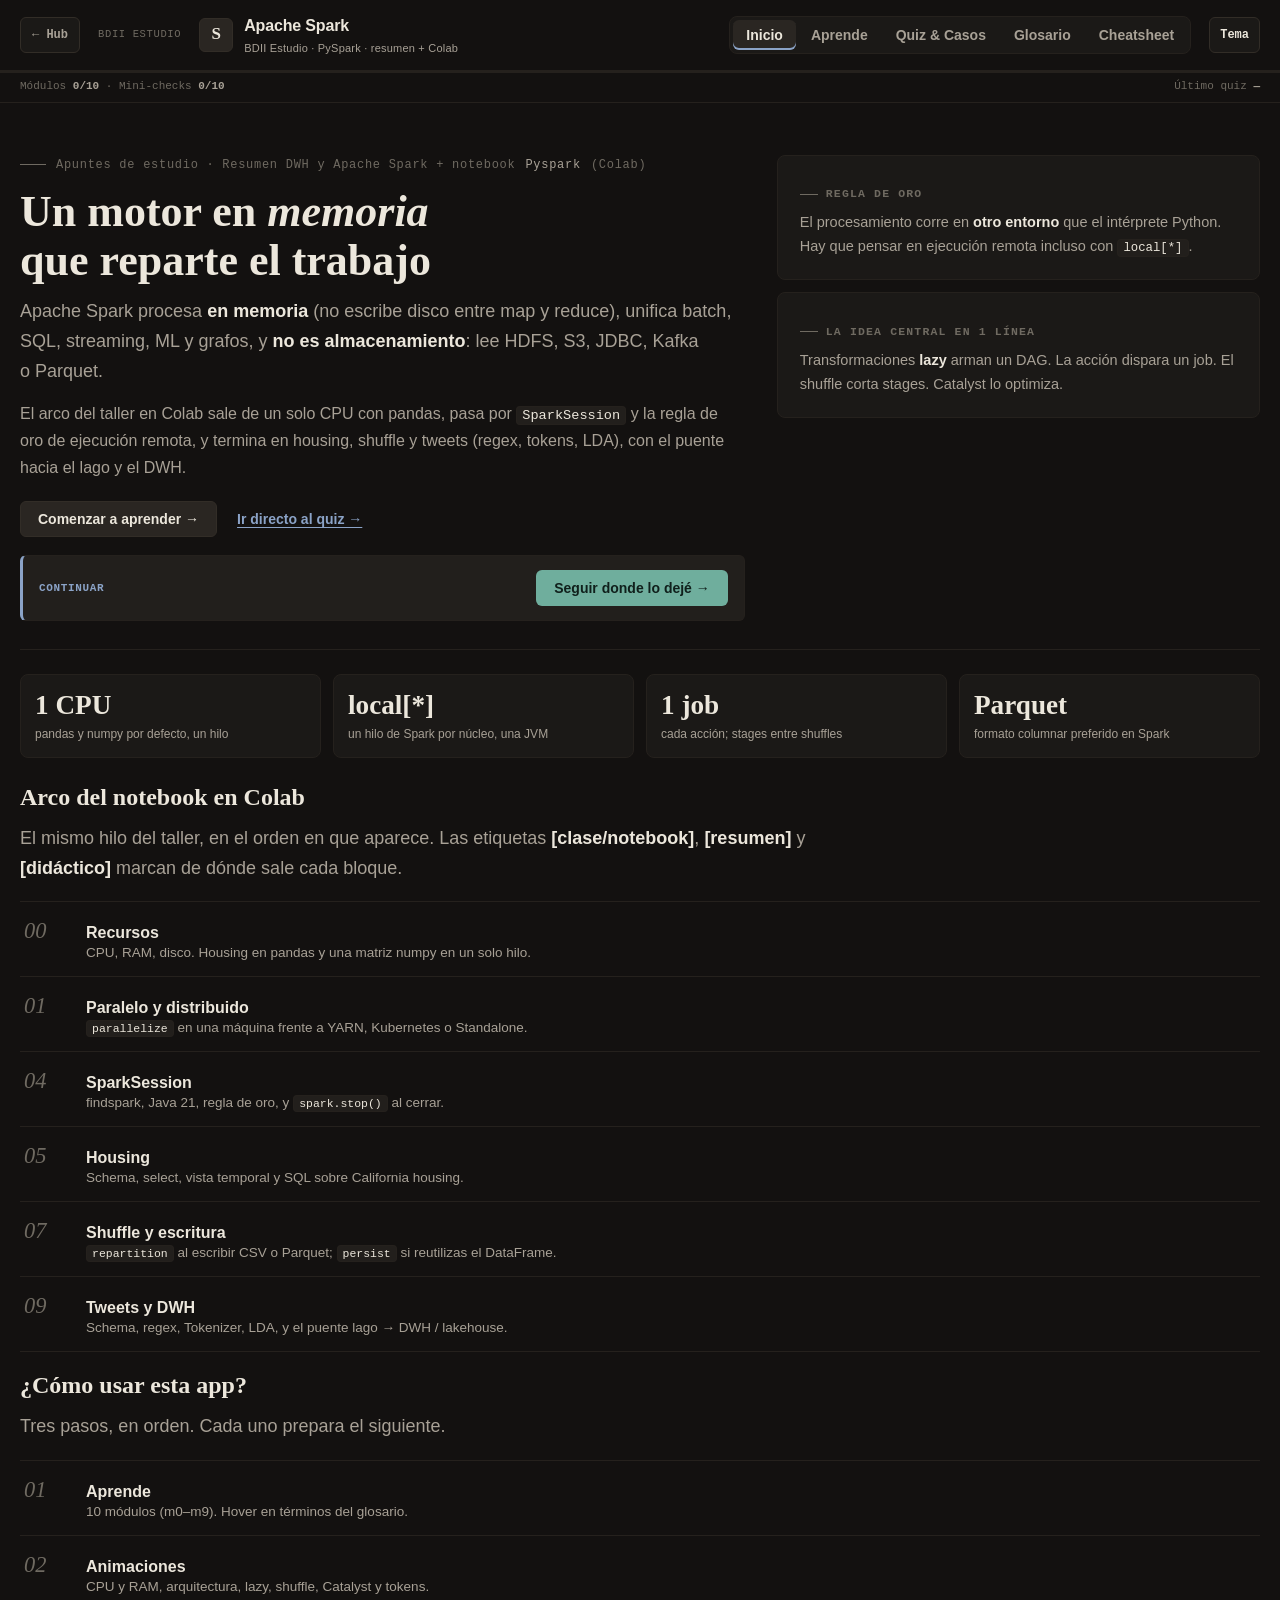
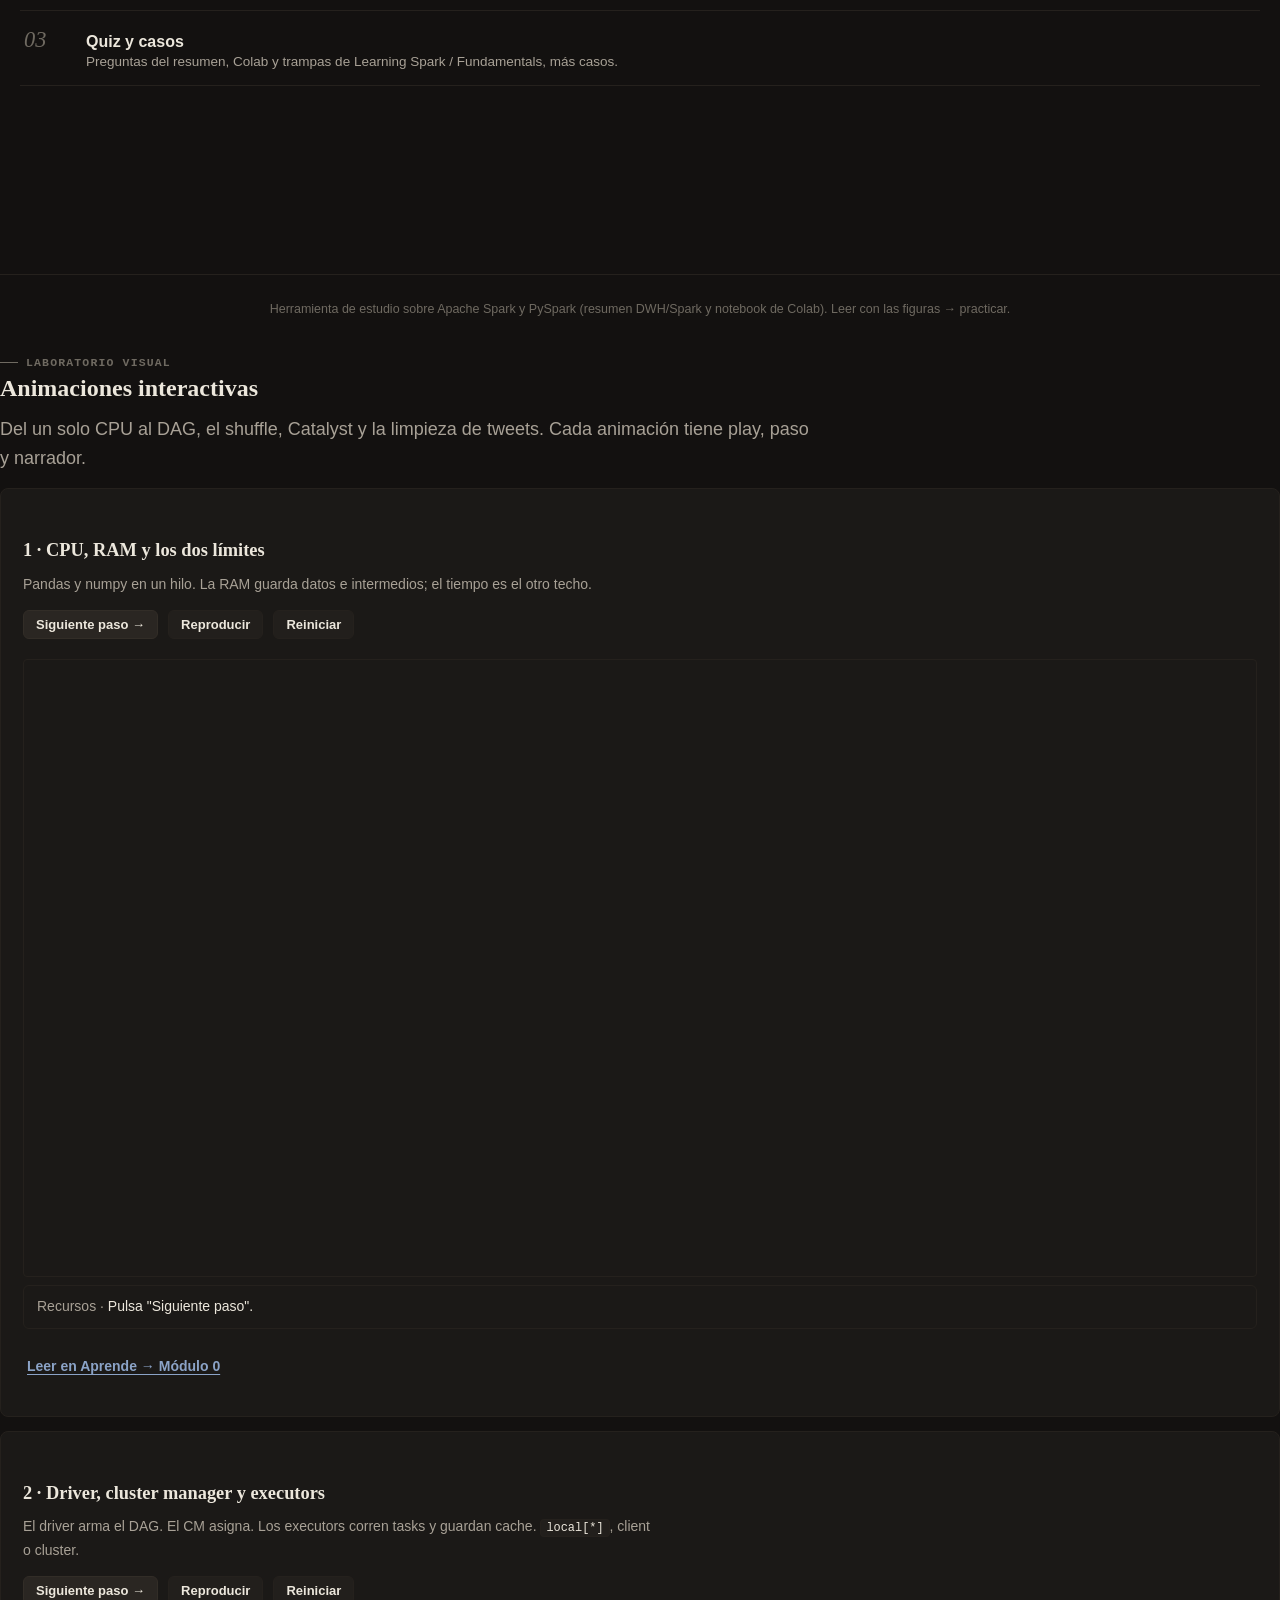
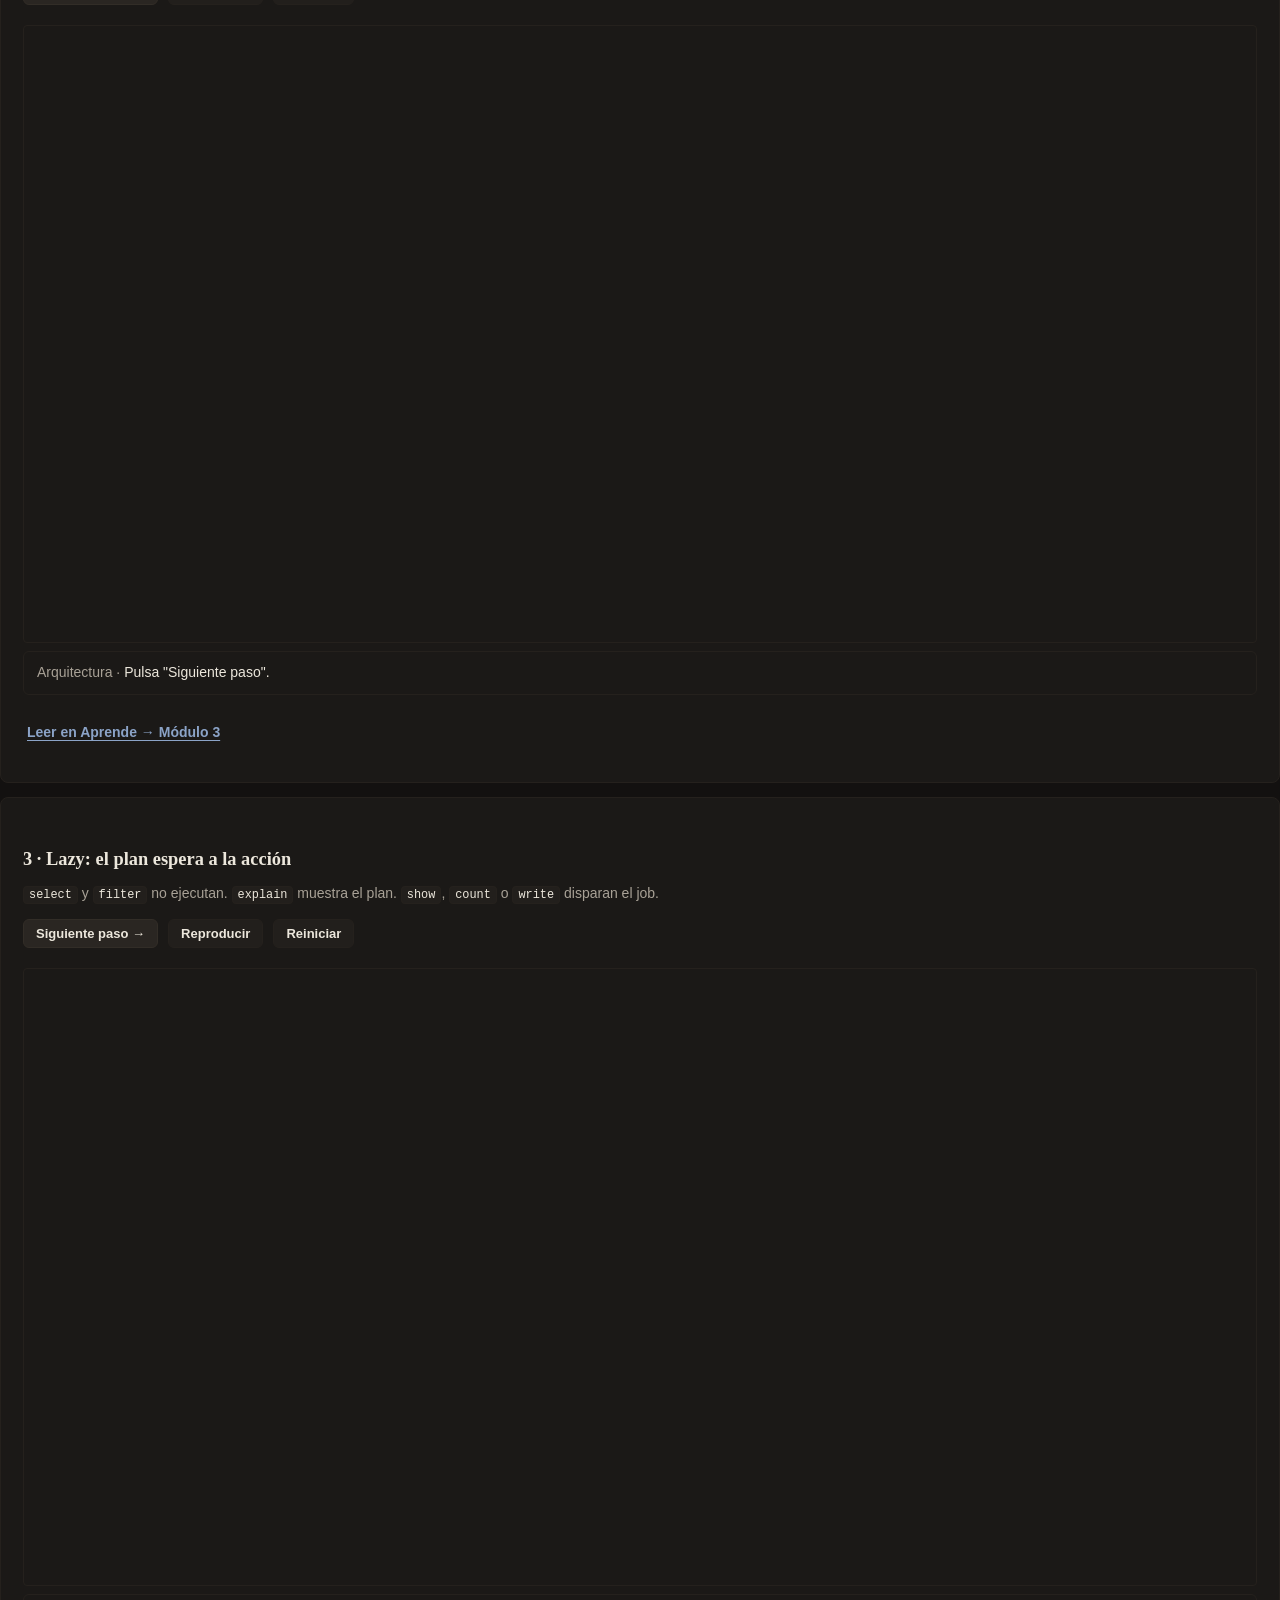
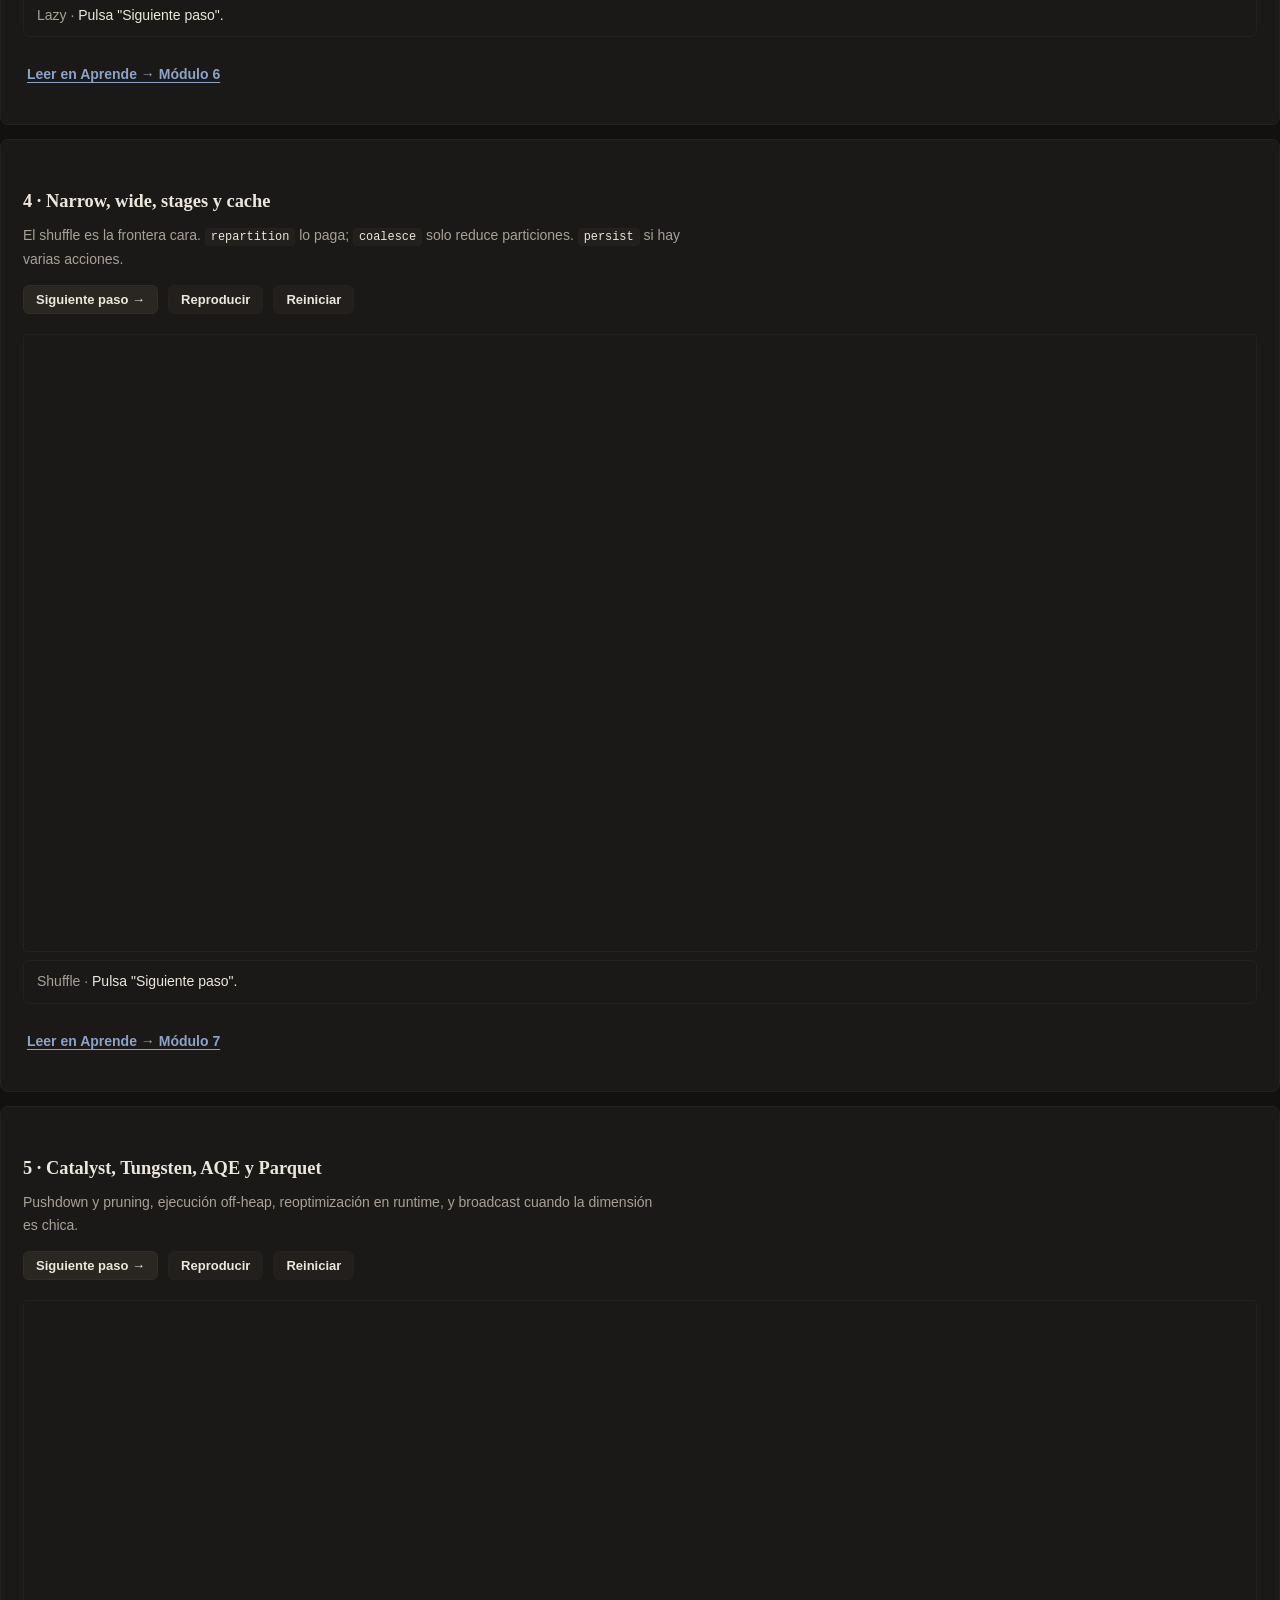
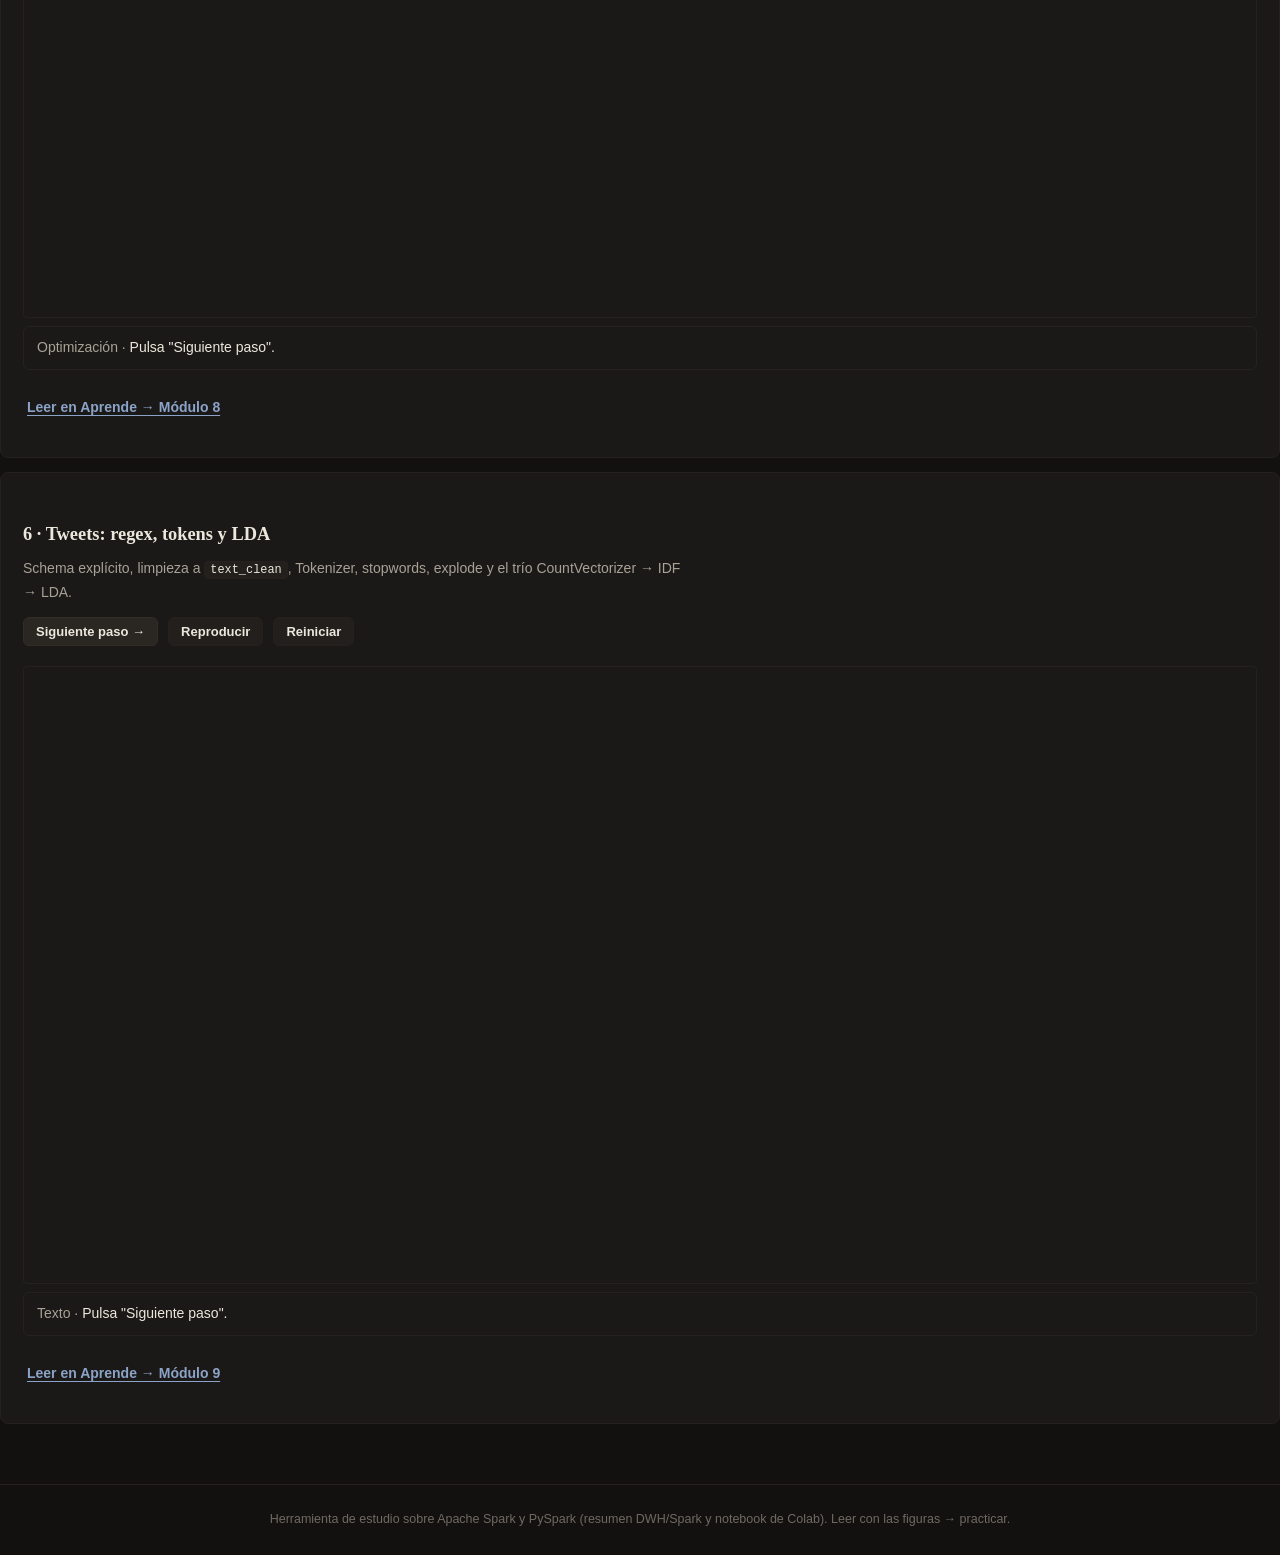
<file: spark/spark_app.html>
<!DOCTYPE html>
<html lang="es">
<head>
<meta charset="UTF-8">
<meta name="viewport" content="width=device-width, initial-scale=1.0">
<title>Apache Spark · BDII Estudio — PySpark / DAG / DataFrames</title>
<style>
/* ============ ESTUDIO SUITE · design system v4 ("Study-desk editorial") ============
   Tesis: apuntes de curso compuestos como página editorial — titulares serif,
   datelines mono, reglas finas en vez de tarjetas, examen numerado, un solo
   azul tinta reservado a la acción. Ejes: density media · warmth cálida ·
   formality media-baja · energy quieta · ornament estructural · contrast alto.
   Offline: Georgia + sans/mono nativos (sin fuentes bloqueantes). Clases e ids
   intactos: el JS no cambia salvo iconos de módulo y flechas en tabs. */
:root{
  --bg:#131110; --bg2:#171514; --surface:#1b1917; --surface2:#221f1c; --surface3:#2a2622;
  --border:#322d27; --border-soft:#25211d;
  --text:#ece7dc; --muted:#a8a196; --dim:#6f6a61;
  --blue:#8ba3c7; --blue-soft:rgba(139,163,199,.12);
  --teal:#6fae9d; --teal-soft:rgba(111,174,157,.11);
  --orange:#c08d5c; --orange-soft:rgba(192,141,92,.11);
  --purple:#9d8ab8; --purple-soft:rgba(157,138,184,.11);
  --gold:#c2a05e; --gold-soft:rgba(194,160,94,.11);
  --pink:#b08396; --pink-soft:rgba(176,131,150,.11);
  --good:#74b18f; --bad:#c07f8c;
  --brand1:#8ba3c7; --brand2:#8ba3c7;
  --display:Georgia,'Palatino Linotype','Book Antiqua',Palatino,serif;
  --mono:ui-monospace,SFMono-Regular,Consolas,"Liberation Mono",Menlo,monospace;
  --sans:-apple-system,BlinkMacSystemFont,"Segoe UI",Roboto,"Helvetica Neue",Arial,sans-serif;
  --shadow:none;
  --shadow-sm:none;
  --radius:8px; --radius-sm:6px; --radius-xs:4px;
  --ring:0 0 0 2px rgba(139,163,199,.45);
}
*{box-sizing:border-box;}
html{scroll-behavior:smooth;}
body{
  margin:0; color:var(--text);
  font-family:var(--sans); line-height:1.7; font-size:16px;
  background:var(--bg);
  -webkit-font-smoothing:antialiased; text-rendering:optimizeLegibility;
}
body.light{
  --bg:#f4f1e9; --bg2:#ece6d5; --surface:#fbf9f2; --surface2:#f0e9d6; --surface3:#e3d8bf;
  --border:#d2c7a9; --border-soft:#e0d6bc;
  --text:#26241f; --muted:#5e594e; --dim:#948d7d;
  --blue:#3c5a86; --blue-soft:rgba(60,90,134,.09);
  --teal:#337065; --teal-soft:rgba(51,112,101,.09);
  --orange:#8f5f2b; --orange-soft:rgba(143,95,43,.09);
  --purple:#635183; --purple-soft:rgba(99,81,131,.09);
  --gold:#7d6a2e; --gold-soft:rgba(125,106,46,.10);
  --pink:#8f4f68; --pink-soft:rgba(143,79,104,.09);
  --good:#3c7a5d; --bad:#9c4a59;
  --shadow:0 1px 2px rgba(60,50,25,.08);
  --shadow-sm:0 1px 2px rgba(60,50,25,.06);
  background:var(--bg);
}
::selection{background:var(--border); color:var(--text);}
a{color:var(--blue); text-decoration:none; border-radius:3px;}
a:hover{text-decoration:underline;}
a:focus-visible, button:focus-visible, input:focus-visible{outline:none; box-shadow:var(--ring);}
::-webkit-scrollbar{width:11px; height:11px;}
::-webkit-scrollbar-thumb{background:var(--border); border-radius:8px; border:3px solid var(--bg);}
::-webkit-scrollbar-track{background:transparent;}
.skip-link{position:absolute; left:12px; top:-48px; z-index:100; background:var(--surface); color:var(--text); border:1px solid var(--border); border-radius:6px; padding:8px 14px; font-size:14px; font-weight:600; transition:top .15s ease; text-decoration:none;}
.skip-link:focus{top:12px;}

/* ============ HEADER / NAV ============ */
header{position:sticky; top:0; z-index:50; background:var(--bg); border-bottom:1px solid var(--border-soft);}
.topbar{max-width:1480px; margin:0 auto; padding:12px 20px; display:flex; align-items:center; gap:18px; flex-wrap:wrap;}
.brand{display:flex; align-items:center; gap:11px; font-weight:650; letter-spacing:-.01em; font-size:16px;}
.brand .logo{width:34px; height:34px; border-radius:6px; flex:0 0 auto; background:var(--surface3); border:1px solid var(--border); display:grid; place-items:center; font-weight:700; font-family:var(--display); font-size:17px; color:var(--text);}
.brand small{display:block; font-weight:500; font-size:11px; color:var(--muted); letter-spacing:.02em;}
.tabs{display:flex; gap:2px; margin-left:auto; flex-wrap:wrap; background:var(--surface); border:1px solid var(--border-soft); border-radius:8px; padding:3px;}
.tab{border:0; background:transparent; color:var(--muted); font-family:var(--sans); font-size:14px; font-weight:600; padding:7px 13px; border-radius:6px; cursor:pointer;}
.tab:hover{color:var(--text); background:var(--surface2);}
.tab.active{color:var(--text); background:var(--surface3); box-shadow:inset 0 -2px 0 var(--blue);}
.theme-btn{border:1px solid var(--border); background:var(--surface); color:var(--text); min-width:36px; height:36px; padding:0 10px; border-radius:6px; cursor:pointer; font-size:12px; font-weight:650; font-family:var(--mono); flex:0 0 auto;}
.theme-btn:hover{border-color:var(--dim);}
.hub-link{flex:0 0 auto; font-family:var(--mono); font-size:12px; font-weight:650; color:var(--muted); border:1px solid var(--border); background:var(--surface); padding:7px 11px; border-radius:6px; text-decoration:none; white-space:nowrap;}
.hub-link:hover{color:var(--text); border-color:var(--dim); text-decoration:none;}.suite-stamp{font-family:var(--mono);font-size:10.5px;letter-spacing:.06em;text-transform:uppercase;color:var(--dim);white-space:nowrap;}
.progress-track{height:3px; background:var(--border-soft);}
.progress-fill{height:100%; width:0; background:var(--blue); transition:width .4s ease;}

/* ============ LAYOUT / TYPE — escala 12 / 14 / 16 / 18 / 24 / 40 ============ */
main{max-width:1480px; margin:0 auto; padding:32px 20px 110px;}
.view{display:none;}
.view.active{display:block; animation:fadeUp .25s ease;}
@keyframes fadeUp{from{opacity:0;}to{opacity:1;}}
@keyframes pop{from{opacity:0;}to{opacity:1;}}
@keyframes animPulse{0%,100%{opacity:1;}50%{opacity:.55;}}
h1.title{font-family:var(--display); font-weight:700; font-size:clamp(2rem,4.4vw,2.75rem); margin:12px 0 12px; letter-spacing:0; line-height:1.12; text-wrap:balance;}
h1.title em{font-style:italic;}
h2{font-family:var(--display); font-weight:700; font-size:1.5rem; margin:0 0 12px; letter-spacing:0; line-height:1.25; text-wrap:balance;}
h3{font-family:var(--display); font-weight:700; font-size:1.15rem; margin:30px 0 10px; line-height:1.3;}
p{max-width:88ch; color:var(--muted); margin:0 0 13px; text-wrap:pretty;}
p strong, li strong, td strong{color:var(--text);}
ul, ol{color:var(--muted);}
.lede{font-size:1.125rem; color:var(--muted); max-width:84ch; line-height:1.65;}
.dateline{display:flex; align-items:center; gap:10px; font-family:var(--mono); font-size:12px; letter-spacing:.06em; color:var(--dim); margin:0 0 4px;}
.dateline::before{content:""; width:26px; height:1px; background:var(--dim);}
.dateline cite{font-style:normal; color:var(--muted);}
.kicker{display:inline-flex; align-items:center; gap:8px; font-family:var(--mono); font-size:11.5px; letter-spacing:.1em; text-transform:uppercase; color:var(--dim); font-weight:700;}
.kicker::before{content:""; width:18px; height:1px; background:var(--dim);}

.card{background:var(--surface); border:1px solid var(--border-soft); border-radius:var(--radius); padding:20px 22px; margin:14px 0;}
.card.accent-blue, .card.accent-teal, .card.accent-orange, .card.accent-purple, .card.accent-gold, .card.accent-pink{border-left:1px solid var(--border-soft);}
.callout{position:relative; border-radius:6px; padding:13px 16px 13px 48px; margin:16px 0; font-size:14px; max-width:96ch; background:var(--surface2); border:1px solid var(--border-soft); border-left:3px solid var(--dim);}
.callout::before{display:grid; place-items:center; width:24px; height:24px; border-radius:6px; position:absolute; left:12px; top:13px; font-size:13px; font-weight:700; background:var(--surface3); border:1px solid var(--border);}
.callout .lbl{font-family:var(--mono); font-size:10.5px; text-transform:uppercase; letter-spacing:.08em; margin-bottom:5px; font-weight:700; color:var(--dim);}
.callout.info{border-left-color:var(--blue);} .callout.info .lbl{color:var(--blue);} .callout.info::before{content:"i"; color:var(--blue); font-family:var(--sans); font-style:normal;}
.callout.tip{border-left-color:var(--teal);} .callout.tip .lbl{color:var(--teal);} .callout.tip::before{content:"✓"; color:var(--teal);}
.callout.warn{border-left-color:var(--orange);} .callout.warn .lbl{color:var(--orange);} .callout.warn::before{content:"!"; color:var(--orange);}
.callout.err{border-left-color:var(--bad);} .callout.err .lbl{color:var(--bad);} .callout.err::before{content:"×"; color:var(--bad);}
.callout.dark{background:var(--surface2);}
.trade{background:var(--surface2); border:1px solid var(--border-soft); border-left:3px solid var(--gold); border-radius:6px; padding:12px 15px; margin:14px 0; font-size:14px; max-width:96ch; color:var(--muted);}
.trade b{color:var(--text);}
.trade b:first-child{color:var(--text);}

code{font-family:var(--mono); font-size:.85em; background:var(--surface2); border:1px solid var(--border-soft); padding:1px 5px; border-radius:4px; color:var(--text);}
pre{background:#100f0e; color:#d8d5cf; padding:16px 18px; border-radius:4px; overflow-x:auto; font-family:var(--mono); font-size:12.5px; line-height:1.7; max-width:100%; border:1px solid var(--border-soft);}
body.light pre{background:#26241f; color:#e2ded6;}
pre code{background:none; border:0; padding:0; color:inherit; font-size:inherit;}
.kw{color:#c8b88a;} .str{color:#93b898;} .cmt{color:#6e6e76;} .fn{color:#9db4d0;} .op{color:#b39ec4;}

table{border-collapse:separate; border-spacing:0; width:100%; margin:14px 0; font-size:13.5px; border:1px solid var(--border-soft); border-radius:4px; overflow:hidden;}
th,td{padding:9px 12px; text-align:left; vertical-align:top; border-bottom:1px solid var(--border-soft);}
th{background:var(--surface2); font-weight:650; color:var(--text); font-size:12.5px;}
tr:last-child th, tr:last-child td{border-bottom:0;}
tbody tr:hover td{background:var(--surface2);}
tr:nth-child(even) td{background:color-mix(in srgb, var(--surface2) 50%, transparent);}
table, .score-chip, .step-counter{font-variant-numeric:tabular-nums;}

.pill{display:inline-block; padding:2px 10px; border-radius:999px; font-size:11.5px; font-weight:650; font-family:var(--mono); border:1px solid var(--border);}
.pill.blue{background:var(--blue-soft); color:var(--blue); border-color:transparent;}
.pill.teal{background:var(--teal-soft); color:var(--teal); border-color:transparent;}
.pill.orange{background:var(--orange-soft); color:var(--orange); border-color:transparent;}
.pill.purple{background:var(--purple-soft); color:var(--purple); border-color:transparent;}
.pill.gold{background:var(--gold-soft); color:var(--gold); border-color:transparent;}

.btn{display:inline-flex; align-items:center; gap:8px; border:1px solid var(--border); cursor:pointer; background:var(--surface3); color:var(--text); font-weight:600; font-size:14px; font-family:var(--sans); padding:9px 17px; border-radius:var(--radius-sm);}
.btn:hover{border-color:var(--dim); filter:brightness(1.1);}
.btn:active{transform:none;}
.btn:disabled{opacity:.45; cursor:default;}
.btn.ghost{background:var(--surface2); color:var(--text); border-color:var(--border-soft);}
.btn.ghost:hover{border-color:var(--dim);}
.btn.teal{background:var(--teal); border-color:transparent; color:#10201c;}
body.light .btn.teal{color:#fbf9f3;}
.btn.teal:hover{filter:brightness(.94);}
.btn.playing{background:var(--gold); border-color:transparent; color:#1a1408;}
.btn.small{padding:6px 12px; font-size:13px;}
.linklike{background:none; border:0; padding:9px 4px; cursor:pointer; color:var(--blue); font-family:var(--sans); font-size:14px; font-weight:600; text-decoration:underline; text-underline-offset:3px; text-decoration-thickness:1px;}
.linklike:hover{filter:brightness(1.15);}
.controls .btn.seg-on{border-color:var(--teal); color:var(--teal);}

/* ============ HERO (editorial: dateline, titular, una acción) ============ */
.hero{display:grid; grid-template-columns:1.5fr 1fr; gap:32px; align-items:start; padding:20px 0 8px; border-bottom:1px solid var(--border-soft); padding-bottom:28px;}
.hero-cards{display:grid; gap:12px;}
.hero-cta{display:flex; gap:16px; align-items:center; flex-wrap:wrap; margin-top:20px;}
.stat-grid{display:grid; grid-template-columns:repeat(4,1fr); gap:12px; margin:24px 0;}
.stat{background:var(--surface); border:1px solid var(--border-soft); border-radius:var(--radius); padding:16px 14px 14px; text-align:left;}
.stat .n{font-family:var(--display); font-size:1.7rem; font-weight:700; color:var(--text); font-variant-numeric:tabular-nums; line-height:1.1;}
.stat .l{font-size:12px; color:var(--muted); margin-top:4px; line-height:1.5;}
.path{list-style:none; margin:18px 0; padding:0; border-top:1px solid var(--border-soft);}
.path li{border-bottom:1px solid var(--border-soft);}
.path-step{display:flex; gap:18px; align-items:baseline; width:100%; text-align:left; background:none; border:0; padding:16px 4px; cursor:pointer; color:var(--text); font-family:var(--sans);}
.path-step:hover .path-t{color:var(--blue);}
.path-n{font-family:var(--display); font-style:italic; font-size:1.4rem; color:var(--dim); min-width:44px;}
.path-step:hover .path-n{color:var(--blue);}
.path-t{display:block; font-size:16px; font-weight:650; color:var(--text);}
.path-d{display:block; font-size:13.5px; color:var(--muted); margin-top:3px; max-width:80ch;}

/* ============ APRENDE ============ */
.aprende-layout{display:grid; grid-template-columns:220px minmax(0,1fr); gap:36px; align-items:start;}
.module-nav{position:sticky; top:78px; display:flex; flex-direction:column; gap:2px; background:var(--surface); border:1px solid var(--border-soft); border-radius:var(--radius); padding:6px;}
.module-link{display:flex; align-items:center; gap:10px; text-align:left; cursor:pointer; background:transparent; border:0; border-radius:6px; color:var(--muted); font-family:var(--sans); font-size:13.5px; font-weight:600; padding:8px 11px; border-left:2px solid transparent;}
.module-link:hover{background:var(--surface2); color:var(--text);}
.module-link.active{background:var(--surface2); color:var(--text); border-left-color:var(--blue);}
.module-link .idx{font-family:var(--mono); font-size:11px; color:var(--dim);}
.module-link.done .check{margin-left:auto; color:var(--good); font-size:13px; font-weight:700;}
.module-content{min-width:0;}
.module-content > h2{margin-top:4px;}
.done-banner{display:none; align-items:center; gap:10px; background:var(--surface2); border:1px solid var(--border-soft); border-left:3px solid var(--good); border-radius:6px; padding:9px 14px; margin-bottom:14px; color:var(--text); font-weight:600; font-size:14px;}
.module-pager{display:flex; justify-content:space-between; gap:12px; margin-top:24px; flex-wrap:wrap;}
.legend{display:flex; gap:10px; flex-wrap:wrap; margin:14px 0;}

/* ============ SVG figures ============ */
figure{margin:20px 0;}
figure svg{width:100%; height:auto; display:block; background:var(--surface); border:1px solid var(--border-soft); border-radius:4px;}
figure figcaption{font-size:14px; color:var(--muted); background:var(--surface); border:1px solid var(--border-soft); border-radius:6px; padding:9px 13px; margin-top:8px; font-family:var(--sans);}
figure figcaption span{color:var(--text);}
.tnode{font:600 13px var(--sans); fill:var(--text);}
.tedge{font:400 11px var(--mono); fill:var(--muted);}
svg text.svgcap{font:700 14px var(--sans); fill:var(--gold);}
svg .flow{stroke-dasharray:7 5; animation:dashmove 0.9s linear infinite;}
@keyframes dashmove{to{stroke-dashoffset:-12;}}
.controls{display:flex; gap:10px; flex-wrap:wrap; align-items:center; margin:12px 0;}
.controls label{cursor:pointer;}
input[type="checkbox"]{accent-color:var(--blue);}
input[type="range"]{-webkit-appearance:none; appearance:none; height:4px; border-radius:99px; background:var(--border); outline-offset:4px;}
input[type="range"]::-webkit-slider-thumb{-webkit-appearance:none; width:16px; height:16px; border-radius:50%; background:var(--text); border:none; cursor:pointer;}
input[type="range"]::-moz-range-thumb{width:16px; height:16px; border-radius:50%; background:var(--text); border:none; cursor:pointer;}

/* ============ ANIM feedback ============ */
.anim-status{display:flex; align-items:center; gap:12px; margin:14px 0 4px; flex-wrap:wrap;}
.status-badge{font-family:var(--mono); font-size:11.5px; font-weight:700; padding:3px 11px; border-radius:999px; background:var(--surface2); border:1px solid var(--border); color:var(--muted); white-space:nowrap;}
.status-badge.playing{color:var(--teal); border-color:var(--teal); animation:animPulse 1.4s ease-in-out infinite;}
.status-badge.paused{color:var(--gold); border-color:var(--gold);}
.status-badge.done{color:var(--good); border-color:var(--good);}
.anim-progress{flex:1; min-width:140px; height:6px; border-radius:999px; background:var(--surface2); overflow:hidden; border:1px solid var(--border-soft);}
.anim-progress-fill{height:100%; width:0; background:var(--blue); transition:width .4s ease;}
.step-counter{font-family:var(--mono); font-size:12px; color:var(--dim); min-width:52px; text-align:right;}
.narrator{background:var(--surface); border:1px solid var(--border-soft); border-left:3px solid var(--blue); border-radius:6px; padding:11px 15px; margin:10px 0; font-size:15px; line-height:1.65; color:var(--text); min-height:52px;}
.narrator b{color:var(--text);}

/* ============ QUIZ (examen numerado) ============ */
.quiz-toolbar{display:flex; gap:12px; align-items:center; flex-wrap:wrap; margin:14px 0;}
.score-chip{background:var(--surface); border:1px solid var(--border); border-radius:999px; padding:6px 14px; font-weight:650; font-family:var(--mono); font-size:13.5px; font-variant-numeric:tabular-nums;}
.question-card{background:var(--surface); border:1px solid var(--border-soft); border-radius:var(--radius); padding:20px 22px; margin:16px 0; scroll-margin-top:90px;}
.qmeta{display:flex; gap:8px; align-items:center; margin-bottom:10px; flex-wrap:wrap;}
.qmeta .qnum{font-family:var(--display); font-style:italic; font-size:15px; color:var(--dim);}
.qtag{font-family:var(--mono); font-size:11px; font-weight:700; padding:2px 9px; border-radius:999px; border:1px solid transparent;}
.qtext{font-size:16.5px; font-weight:650; margin-bottom:12px; color:var(--text); line-height:1.6;}
.opts{counter-reset:qa;}
.opt{position:relative; display:block; width:100%; text-align:left; cursor:pointer; font-family:var(--sans); background:var(--surface); border:1px solid var(--border-soft); color:var(--text); border-radius:6px; padding:10px 13px 10px 50px; margin:7px 0; font-size:14px; line-height:1.55;}
.opt::before{counter-increment:qa; content:counter(qa,upper-alpha); position:absolute; left:11px; top:50%; transform:translateY(-50%); width:26px; height:26px; display:grid; place-items:center; border-radius:6px; background:var(--surface2); border:1px solid var(--border); font-family:var(--mono); font-size:12px; font-weight:700; color:var(--dim);}
.opt:hover{border-color:var(--dim);}
.opt:hover::before{color:var(--text); border-color:var(--dim);}
.opt.correct{border-color:var(--good);}
.opt.correct::before{background:var(--good); border-color:var(--good); color:#0e1512;}
.opt.wrong{border-color:var(--bad);}
.opt.wrong::before{background:var(--bad); border-color:var(--bad); color:#fff;}
.opt:disabled{cursor:default;}
.opt:disabled:not(.correct):not(.wrong){opacity:.7;}
.explain{display:none; background:var(--surface2); border:1px solid var(--border-soft); border-left:3px solid var(--teal); border-radius:0 6px 6px 0; padding:13px 15px; margin-top:11px; font-size:13.5px; color:var(--muted);}
.explain.show{display:block; animation:pop .2s ease;}
.explain .why{font-weight:700; color:var(--text);}
.quiz-result{display:none; text-align:center; padding:30px; background:var(--surface); border-radius:var(--radius); border:1px solid var(--border-soft); margin:20px 0;}
.quiz-result.show{display:block; animation:pop .25s ease;}
.big-score{font-family:var(--display); font-size:3.2rem; font-weight:700; color:var(--text); font-variant-numeric:tabular-nums; line-height:1;}
.grade-bar{height:10px; border-radius:999px; background:var(--surface2); border:1px solid var(--border-soft); overflow:hidden; margin:14px auto; max-width:420px;}
.grade-fill{height:100%; width:0; border-radius:999px; background:var(--blue); transition:width .6s ease;}
.case-card{background:var(--surface); border:1px solid var(--border-soft); border-radius:var(--radius); padding:20px 22px; margin:18px 0; scroll-margin-top:90px;}
.case-card h3{margin-top:6px;}
.case-step{background:var(--surface2); border:1px solid var(--border-soft); border-radius:6px; padding:12px 15px; margin:10px 0; font-size:14px;}
.hint-btn{font-family:var(--mono); font-size:12.5px;}
.reveal-btn{margin-top:6px;}

/* ============ GLOSARIO ============ */
.glossary-search{width:100%; max-width:480px; background:var(--surface); border:1px solid var(--border); color:var(--text); font-family:var(--sans); font-size:14.5px; padding:11px 15px 11px 40px; border-radius:6px; margin:12px 0 8px; background-image:url("data:image/svg+xml,%3Csvg xmlns='http://www.w3.org/2000/svg' width='15' height='15' viewBox='0 0 24 24' fill='none' stroke='%236f6a61' stroke-width='2.2' stroke-linecap='round'%3E%3Ccircle cx='11' cy='11' r='7'/%3E%3Cpath d='M20 20l-3.5-3.5'/%3E%3C/svg%3E"); background-repeat:no-repeat; background-position:13px center;}
.glossary-search:focus{border-color:var(--blue); box-shadow:var(--ring); outline:none;}
.glossary-search::placeholder{color:var(--dim);}
.gloss-term{background:var(--surface); border:1px solid var(--border-soft); border-radius:6px; padding:15px 17px; margin:10px 0; border-left:2px solid transparent;}
.gloss-term:hover{border-left-color:var(--dim);}
.gloss-term h3{margin:0 0 5px; font-size:15.5px;}
.gloss-term .def{color:var(--muted); font-size:14px;}

/* ============ CHEATSHEET ============ */
#cheatsheetContent{display:grid; grid-template-columns:1fr 1fr; gap:0 14px; align-items:start;}
#cheatsheetContent .card{margin:7px 0;}
#cheatsheetContent .card:first-child{grid-column:1 / -1;}

footer{margin-top:60px; padding:24px 20px; border-top:1px solid var(--border-soft); text-align:center; color:var(--dim); font-size:12.5px;}

@media(max-width:860px){
  body{font-size:15.5px;}
  .hero{grid-template-columns:1fr;}
  .stat-grid{grid-template-columns:repeat(2,1fr);}
  .path-step{padding:14px 2px;}
  #cheatsheetContent{grid-template-columns:1fr;}
  .aprende-layout{grid-template-columns:1fr;}
  .module-nav{position:static; flex-direction:row; overflow-x:auto; padding:6px; scrollbar-width:thin;}
  .module-link{white-space:nowrap; border-left:0; border-bottom:2px solid transparent; border-radius:0;}
  .module-link.active{border-bottom-color:var(--blue);}
  h1.title{font-size:1.7rem;}
  .tabs{margin-left:0;}
  table{display:block; overflow-x:auto;}
}
@media print{
  header, .hub-link, .suite-stamp, .tabs, .theme-btn, .progress-track, .controls, .anim-status, .narrator, .quiz-toolbar, #glossarySearch, .module-pager, .theme-btn, .module-nav, footer{display:none !important;}
  body{background:#fff;}
  main{max-width:100%; padding:0;}
  .view{display:none !important;}
  #view-cheatsheet{display:block !important;}
  #cheatsheetContent{display:grid; grid-template-columns:1fr 1fr; gap:8px;}
  #cheatsheetContent .card{box-shadow:none; break-inside:avoid; border:1px solid #999; margin:4px 0; padding:10px 12px;}
}
@media (prefers-reduced-motion: reduce){
  html{scroll-behavior:auto;}
  *, *::before, *::after{animation-duration:.01ms !important; animation-iteration-count:1 !important; transition-duration:.01ms !important;}
  svg .flow{animation:none;}
}


/* ============ GLOSSARY TIP BUBBLES (Study-desk speech) ============ */
.tip-term{position:relative; cursor:help; border-bottom:1.5px dotted var(--blue); color:inherit; font-weight:650; background:transparent; padding:0; margin:0; font:inherit; display:inline; border-radius:0; border-top:0; border-left:0; border-right:0;}
.tip-term:hover, .tip-term:focus-visible, .tip-term.is-open{border-bottom-color:var(--gold); color:var(--gold);}
.tip-term:focus-visible{outline:none; box-shadow:none;}
.tip-bubble{position:absolute; z-index:80; left:50%; bottom:calc(100% + 10px); transform:translateX(-50%); width:min(340px, 78vw); padding:12px 14px; background:var(--surface2); color:var(--text); border:1px solid var(--border); border-radius:10px 10px 10px 4px; box-shadow:0 8px 24px rgba(0,0,0,.28); font-family:var(--sans); font-size:13px; font-weight:500; line-height:1.55; text-align:left; opacity:0; visibility:hidden; pointer-events:none; transition:opacity .15s ease, visibility .15s ease;}
.tip-bubble::after{content:""; position:absolute; left:50%; bottom:-7px; transform:translateX(-50%) rotate(45deg); width:12px; height:12px; background:var(--surface2); border-right:1px solid var(--border); border-bottom:1px solid var(--border);}
.tip-bubble .tip-k{display:block; font-family:var(--mono); font-size:11px; letter-spacing:.04em; text-transform:uppercase; color:var(--blue); margin-bottom:4px;}
.tip-bubble .tip-ref{display:block; margin-top:6px; font-size:11.5px; color:var(--dim);}
.tip-term:hover .tip-bubble, .tip-term:focus-within .tip-bubble, .tip-term.is-open .tip-bubble{opacity:1; visibility:visible; pointer-events:auto;}
.tip-term.tip-below .tip-bubble{bottom:auto; top:calc(100% + 10px); border-radius:4px 10px 10px 10px;}
.tip-term.tip-below .tip-bubble::after{bottom:auto; top:-7px; border-right:0; border-bottom:0; border-left:1px solid var(--border); border-top:1px solid var(--border);}
@media (hover:none){
  .tip-term:hover .tip-bubble{opacity:0; visibility:hidden;}
  .tip-term.is-open .tip-bubble{opacity:1; visibility:visible; pointer-events:auto;}
}
@media print{ .tip-bubble{display:none !important;} .tip-term{border-bottom:none; font-weight:inherit;} }

/* ============ STUDY UX v5 (resume / TOC / quiz modes / comfort) ============ */
.progress-meta{display:flex; justify-content:space-between; gap:10px; align-items:center; max-width:1480px; margin:0 auto; padding:4px 20px 6px; font-family:var(--mono); font-size:11px; color:var(--dim); flex-wrap:wrap;}
.progress-meta b{color:var(--muted); font-weight:650;}
.continue-card{margin:18px 0 0; padding:14px 16px; background:var(--surface2); border:1px solid var(--border-soft); border-left:3px solid var(--blue); border-radius:6px; display:flex; gap:12px 18px; align-items:center; justify-content:space-between; flex-wrap:wrap;}
.continue-card > div:first-child{flex:1; min-width:min(100%, 200px);}
.continue-card .cc-label{font-family:var(--mono); font-size:11px; letter-spacing:.06em; text-transform:uppercase; color:var(--blue); font-weight:700; line-height:1.2;}
.continue-card .cc-detail{font-size:14px; color:var(--muted); margin-top:3px; line-height:1.4;}
.continue-card .cc-detail:empty{display:none; margin:0;}
.continue-card .cc-detail strong{color:var(--text);}
.continue-card #continueBtn{flex-shrink:0; align-self:center;}
.module-outline{position:sticky; top:78px; z-index:5; display:flex; gap:6px; flex-wrap:wrap; padding:8px 0 10px; margin:0 0 8px; background:linear-gradient(var(--bg) 70%, transparent); border-bottom:1px solid var(--border-soft);}
.module-outline a{font-family:var(--mono); font-size:11px; font-weight:650; color:var(--muted); text-decoration:none; padding:4px 9px; border-radius:999px; border:1px solid var(--border-soft); background:var(--surface); white-space:nowrap;}
.module-outline a:hover{color:var(--text); border-color:var(--dim); text-decoration:none;}
.module-content h3, .module-content .trade{scroll-margin-top:110px;}
.module-chip{font-family:var(--mono); font-size:11px; font-weight:700; color:var(--dim); margin:0 0 8px;}
.module-content.reading-mode{line-height:1.85;}
.module-content.reading-mode p, .module-content.reading-mode .lede{max-width:72ch; font-size:1.05em;}
.anim-learn-link{margin-top:10px; font-size:13px;}
.seg-tabs{display:flex; gap:4px; flex-wrap:wrap; margin:10px 0 4px; background:var(--surface); border:1px solid var(--border-soft); border-radius:8px; padding:3px; width:fit-content;}
.seg-tab{border:0; background:transparent; color:var(--muted); font-family:var(--sans); font-size:13.5px; font-weight:600; padding:7px 14px; border-radius:6px; cursor:pointer;}
.seg-tab:hover{color:var(--text); background:var(--surface2);}
.seg-tab.active{color:var(--text); background:var(--surface3); box-shadow:inset 0 -2px 0 var(--blue);}
.quiz-panel, .cases-panel{display:none;}
.quiz-panel.active, .cases-panel.active{display:block;}
.quiz-modes, .quiz-filters, .quiz-page-ctl{display:flex; gap:6px; align-items:center; flex-wrap:wrap;}
.quiz-modes .btn.seg-on, .quiz-filters .btn.seg-on, .quiz-page-ctl .btn.seg-on{border-color:var(--blue); color:var(--blue);}
.quiz-nav{display:flex; gap:10px; align-items:center; justify-content:space-between; flex-wrap:wrap; margin:14px 0;}
.quiz-map{display:flex; gap:4px; flex-wrap:wrap; max-width:100%;}
.quiz-map button{width:28px; height:28px; border-radius:6px; border:1px solid var(--border-soft); background:var(--surface); color:var(--dim); font-family:var(--mono); font-size:11px; font-weight:700; cursor:pointer; padding:0;}
.quiz-map button:hover{border-color:var(--dim); color:var(--text);}
.quiz-map button.answered{background:var(--blue-soft); color:var(--blue); border-color:transparent;}
.quiz-map button.wrong{background:var(--pink-soft); color:var(--bad);}
.quiz-map button.correct{background:var(--teal-soft); color:var(--good);}
.quiz-map button.current{box-shadow:var(--ring);}
.quiz-remediation{text-align:left; margin:16px auto 0; max-width:640px;}
.quiz-remediation a{display:inline-block; margin:3px 6px 3px 0; font-size:13px;}
.tip-bubble .tip-gloss{display:inline-block; margin-top:8px; font-family:var(--mono); font-size:11px; font-weight:700; color:var(--blue); cursor:pointer; border:0; background:none; padding:0; text-decoration:underline; text-underline-offset:2px;}
.tip-term.tip-left .tip-bubble{left:0; transform:none;}
.tip-term.tip-right .tip-bubble{left:auto; right:0; transform:none;}
body.light .module-outline{background:linear-gradient(var(--bg) 70%, transparent);}
@media(max-width:860px){
  .module-outline{position:static; top:auto;}
}
@media print{
  .continue-card, .seg-tabs, .quiz-modes, .quiz-filters, .quiz-page-ctl, .quiz-nav, .module-outline, .module-chip, .progress-meta, .anim-learn-link, .print-hint{display:none !important;}
  @page{margin:12mm;}
}

</style>
  <link rel="stylesheet" href="../assets/learn-stage.css">
</head>
<body><a class="skip-link" href="#main">Saltar al contenido</a>
<header>
  <div class="topbar">
    <a class="hub-link" href="../index.html">← Hub</a><span class="suite-stamp">BDII Estudio</span>
    <div class="brand"><div class="logo">S</div><div><div>Apache Spark</div>
        <small>BDII Estudio · PySpark · resumen + Colab</small></div></div>
    <nav class="tabs" id="tabs" role="tablist" aria-label="Vistas de estudio">
      <button class="tab active" role="tab" aria-selected="true" data-view="inicio">Inicio</button>
      <button class="tab" role="tab" aria-selected="false" data-view="aprende">Aprende</button>
      <button class="tab" role="tab" aria-selected="false" data-view="quiz">Quiz & Casos</button>
      <button class="tab" role="tab" aria-selected="false" data-view="glosario">Glosario</button>
      <button class="tab" role="tab" aria-selected="false" data-view="cheatsheet">Cheatsheet</button>
    </nav>
    <button type="button" class="theme-btn" id="themeBtn" title="Cambiar tema" aria-label="Cambiar tema">Tema</button>
  </div>
  <div class="progress-track"><div class="progress-fill" id="progressFill"></div></div>
  <div class="progress-meta" id="progressMeta"><span id="progressLabel">Módulos 0/10</span><span id="progressQuizHint"></span></div>
</header>
<main id="main">
<section id="view-inicio" class="view active">
  <div class="hero">
    <div>
      <p class="dateline">Apuntes de estudio · Resumen DWH y Apache Spark + notebook <cite>Pyspark</cite> (Colab)</p>
      <h1 class="title">Un motor en <em>memoria</em> que reparte el trabajo</h1>
      <p class="lede">Apache Spark procesa <strong>en memoria</strong> (no escribe disco entre map y reduce), unifica batch, SQL, streaming, ML y grafos, y <strong>no es almacenamiento</strong>: lee HDFS, S3, JDBC, Kafka o Parquet.</p>
      <p>El arco del taller en Colab sale de un solo CPU con pandas, pasa por <code>SparkSession</code> y la regla de oro de ejecución remota, y termina en housing, shuffle y tweets (regex, tokens, LDA), con el puente hacia el lago y el DWH.</p>
      <div class="hero-cta">
        <button class="btn" onclick="go('aprende')">Comenzar a aprender →</button>
        <button class="linklike" onclick="go('quiz')">Ir directo al quiz →</button>
      </div>
      <div class="continue-card" id="continueCard" hidden>
        <div>
          <div class="cc-label">Continuar</div>
          <div class="cc-detail" id="continueDetail"></div>
        </div>
        <button class="btn teal" id="continueBtn" type="button">Seguir donde lo dejé →</button>
      </div>
    </div>
    <div class="hero-cards">
      <div class="card accent-blue" style="margin:0;"><div class="kicker">Regla de oro</div><p style="margin:6px 0 0; font-size:14.5px;">El procesamiento corre en <strong>otro entorno</strong> que el intérprete Python. Hay que pensar en ejecución remota incluso con <code>local[*]</code>.</p></div>
      <div class="card accent-teal" style="margin:0;"><div class="kicker">La idea central en 1 línea</div><p style="margin:6px 0 0; font-size:14.5px;">Transformaciones <strong>lazy</strong> arman un DAG. La acción dispara un job. El shuffle corta stages. Catalyst lo optimiza.</p></div>
    </div>
  </div>
  <div class="stat-grid">
    <div class="stat"><div class="n">1 CPU</div><div class="l">pandas y numpy por defecto, un hilo</div></div>
    <div class="stat"><div class="n">local[*]</div><div class="l">un hilo de Spark por núcleo, una JVM</div></div>
    <div class="stat"><div class="n">1 job</div><div class="l">cada acción; stages entre shuffles</div></div>
    <div class="stat"><div class="n">Parquet</div><div class="l">formato columnar preferido en Spark</div></div>
  </div>
  <h2>Arco del notebook en Colab</h2>
  <p class="lede">El mismo hilo del taller, en el orden en que aparece. Las etiquetas <strong>[clase/notebook]</strong>, <strong>[resumen]</strong> y <strong>[didáctico]</strong> marcan de dónde sale cada bloque.</p>
  <ol class="path">
    <li><button class="path-step" onclick="goModule('m0')"><span class="path-n">00</span><span><span class="path-t">Recursos</span><span class="path-d">CPU, RAM, disco. Housing en pandas y una matriz numpy en un solo hilo.</span></span></button></li>
    <li><button class="path-step" onclick="goModule('m1')"><span class="path-n">01</span><span><span class="path-t">Paralelo y distribuido</span><span class="path-d"><code>parallelize</code> en una máquina frente a YARN, Kubernetes o Standalone.</span></span></button></li>
    <li><button class="path-step" onclick="goModule('m4')"><span class="path-n">04</span><span><span class="path-t">SparkSession</span><span class="path-d">findspark, Java 21, regla de oro, y <code>spark.stop()</code> al cerrar.</span></span></button></li>
    <li><button class="path-step" onclick="goModule('m5')"><span class="path-n">05</span><span><span class="path-t">Housing</span><span class="path-d">Schema, select, vista temporal y SQL sobre California housing.</span></span></button></li>
    <li><button class="path-step" onclick="goModule('m7')"><span class="path-n">07</span><span><span class="path-t">Shuffle y escritura</span><span class="path-d"><code>repartition</code> al escribir CSV o Parquet; <code>persist</code> si reutilizas el DataFrame.</span></span></button></li>
    <li><button class="path-step" onclick="goModule('m9')"><span class="path-n">09</span><span><span class="path-t">Tweets y DWH</span><span class="path-d">Schema, regex, Tokenizer, LDA, y el puente lago → DWH / lakehouse.</span></span></button></li>
  </ol>
  <h2>¿Cómo usar esta app?</h2>
  <p class="lede">Tres pasos, en orden. Cada uno prepara el siguiente.</p>
  <ol class="path">
    <li><button class="path-step" onclick="go('aprende')"><span class="path-n">01</span><span><span class="path-t">Aprende</span><span class="path-d">10 módulos (m0–m9). Hover en términos del glosario.</span></span></button></li>
    <li><button class="path-step" onclick="go('animaciones')"><span class="path-n">02</span><span><span class="path-t">Animaciones</span><span class="path-d">CPU y RAM, arquitectura, lazy, shuffle, Catalyst y tokens.</span></span></button></li>
    <li><button class="path-step" onclick="go('quiz')"><span class="path-n">03</span><span><span class="path-t">Quiz y casos</span><span class="path-d">Preguntas del resumen, Colab y trampas de Learning Spark / Fundamentals, más casos.</span></span></button></li>
  </ol>
</section>
<section id="view-aprende" class="view">
  <span class="kicker">Ruta de aprendizaje</span>
  <h2>Aprende Apache Spark desde cero</h2>
  <p class="lede">Sigue los módulos en orden (m0–m9). Fuente: resumen DWH/Spark y el notebook de Colab. Las etiquetas <strong>[resumen]</strong>, <strong>[clase/notebook]</strong> y <strong>[didáctico]</strong> dicen de dónde sale cada bloque. Los términos subrayados abren el glosario.</p>
  <div class="aprende-layout"><nav class="module-nav" id="moduleNav"></nav><div class="module-content" id="moduleContent"></div></div>
</section>
<section id="view-quiz" class="view">
  <span class="kicker">Comprueba tu aprendizaje</span>
  <h2>Quiz y casos</h2>
  <p class="lede">Las marcadas con <span class="pill gold">trade-off</span> preguntan <strong>qué se gana y qué se pierde</strong>. Usa Estudio (feedback ya), Examen (nota al final) o Solo falladas.</p>
  <div class="seg-tabs" role="tablist" aria-label="Quiz o casos">
    <button type="button" class="seg-tab active" id="tabQuizPanel" data-panel="quiz">Preguntas</button>
    <button type="button" class="seg-tab" id="tabCasesPanel" data-panel="cases">Casos</button>
  </div>
  <div class="quiz-panel active" id="quizPanel">
    <div class="quiz-toolbar">
      <span class="score-chip" id="scoreChip">0 / 0 correctas</span>
      <div class="quiz-modes" id="quizModes">
        <button type="button" class="btn ghost small seg-on" data-mode="study">Estudio</button>
        <button type="button" class="btn ghost small" data-mode="exam">Examen</button>
        <button type="button" class="btn ghost small" data-mode="wrong">Solo falladas</button>
      </div>
      <div class="quiz-filters" id="quizFilters"></div>
      <div class="quiz-page-ctl" id="quizPageCtl">
        <span style="font-size:12px;color:var(--dim);font-family:var(--mono);">Vista</span>
        <button type="button" class="btn ghost small" data-page="1">1</button>
        <button type="button" class="btn ghost small" data-page="5">5</button>
        <button type="button" class="btn ghost small seg-on" data-page="all">Todas</button>
      </div>
      <button class="btn ghost small" type="button" onclick="quiz.reset()">Reiniciar</button>
    </div>
    <div class="quiz-nav" id="quizNav" hidden>
      <button type="button" class="btn ghost small" id="quizPrev">← Anterior</button>
      <div class="quiz-map" id="quizMap"></div>
      <button type="button" class="btn ghost small" id="quizNext">Siguiente →</button>
    </div>
    <div id="quizContainer"></div>
    <div class="quiz-result" id="quizResult">
      <div class="big-score" id="quizPercent">0%</div>
      <div class="grade-bar"><div class="grade-fill" id="gradeFill"></div></div>
      <p id="quizMsg" style="text-align:center; margin:0 auto;"></p>
      <div class="quiz-remediation" id="quizRemediation"></div>
    </div>
  </div>
  <div class="cases-panel" id="casesPanel">
    <h2 style="margin-top:8px;">Casos prácticos</h2>
    <p class="lede">Intenta resolver antes de ver la solución. Pistas y soluciones se guardan en este dispositivo.</p>
    <div id="casesContainer"></div>
  </div>
</section>
<section id="view-glosario" class="view">
  <span class="kicker">Referencia rápida</span>
  <h2>Glosario</h2>
  <p class="lede">Misma fuente que las burbujas del Aprende. Escribe para filtrar (ej: shuffle, Catalyst, linaje).</p>
  <input class="glossary-search" id="glossarySearch" type="text" placeholder="Filtra por término (ej: shuffle, Catalyst, linaje)…">
  <div id="glossaryList"></div>
</section>
<section id="view-cheatsheet" class="view">
  <span class="kicker">Repaso de último minuto</span>
  <h2>Cheatsheet</h2>
  <p class="lede">Todo lo esencial en una página. Ideal para imprimir o guardar PDF antes del quiz.</p>
  <div class="hero-cta print-hint" style="margin:10px 0 16px;">
    <button type="button" class="btn teal small" onclick="window.print()">Imprimir / Guardar PDF</button>
    <span style="font-size:13px;color:var(--dim);">Esta pestaña ya está activa — Ctrl+P también funciona.</span>
  </div>
  <div id="cheatsheetContent"></div>
</section>
</main>
<footer>Herramienta de estudio sobre Apache Spark y PySpark (resumen DWH/Spark y notebook de Colab). Leer con las figuras → practicar.</footer>
<script>
﻿const MODULES = [
{ id:'m0', tag:'Módulo 0', accent:'gold', title:'Recursos: CPU, RAM y los dos límites',
summary:'Un solo núcleo por defecto, memoria para intermedios, y cuándo una máquina no alcanza.',
html: `
<p class="lede">Antes de repartir el trabajo hay que ver con qué se cuenta: núcleos, memoria y disco. El taller arranca ahí, con pandas y numpy en un hilo.</p>
<div class="callout info"><div class="lbl">[clase/notebook]</div>En análisis de datos los recursos se agrupan en <strong>capacidad de procesamiento</strong> (CPUs; GPUs en casos especiales) y <strong>capacidad de memoria y disco</strong>. La RAM guarda los datos y también los <strong>intermedios</strong> del cómputo. El disco entra cuando la RAM no alcanza.</div>
<table><tr><th>Limitación</th><th>Cómo se manifiesta</th></tr>
<tr><td><strong>Memoria</strong></td><td>El dataset no cabe en la RAM de una sola máquina.</td></tr>
<tr><td><strong>Tiempo</strong></td><td>Hace falta baja latencia, casi tiempo real, y un solo hilo no llega.</td></tr></table>
<div class="callout tip"><div class="lbl">[didáctico]</div>R y Python <strong>por defecto usan un solo CPU</strong> aunque el equipo tenga más núcleos. El notebook lo contrasta con dos demos: <code>pandas</code> sobre <code>california_housing_train.csv</code> (~17&nbsp;000 filas, barras por edad de la vivienda) y <code>numpy</code> sumando una matriz 800×800, con un solo hilo visible en el monitor.</div>
<div class="callout info"><div class="lbl">[resumen]</div>Los DWH modernos y motores como Spark atacan el mismo problema: <strong>muchas filas y consultas pesadas</strong>, con paralelismo y, en clúster, <strong>MPP</strong>.</div>
<div class="trade"><b>Trade-off 0 · Quedarse en un proceso.</b> Ganas: el código de pandas o numpy es directo. Pierdes: el resto de núcleos y cualquier dataset que no quepa en esa RAM.</div>
`,
mini:{q:'Según el taller, pandas y numpy por defecto usan…', opts:['Todos los núcleos del equipo','Un solo CPU','La GPU siempre','Un executor por columna'], a:1, why:'El notebook lo muestra a propósito: un hilo, aunque haya más núcleos.'} },
{ id:'m1', tag:'Módulo 1', accent:'blue', title:'Procesamiento paralelo vs distribuido',
summary:'Un nodo con N núcleos frente a N máquinas. local[*] no es un clúster.',
html: `
<p class="lede">Paralelo y distribuido no son sinónimos. Distribuido es el caso en que las tareas ya no viven en la misma computadora.</p>
<div class="callout info"><div class="lbl">[clase/notebook]</div><strong>Procesamiento paralelo:</strong> el código se divide en procesos o hilos que aprovechan los CPUs de una máquina (o de varias, si hay red). <strong>Procesamiento distribuido:</strong> subconjunto de ese paralelismo en el que las tareas corren en <strong>distintas computadoras</strong> del clúster.</div>
<pre><code>rdd = spark.sparkContext.parallelize(range(800 * 800))</code></pre>
<div class="callout info"><div class="lbl">[resumen]</div>En clúster las particiones del dataset viven en varios nodos. Spark puede ir de una máquina a miles; el modo dice dónde corren esas particiones.</div>
<table><tr><th></th><th>Paralelo (multiproceso)</th><th>Distribuido</th></tr>
<tr><td>Alcance</td><td>1 nodo, N cores</td><td>N nodos, N×cores</td></tr>
<tr><td>Ejemplo Spark</td><td><code>local[*]</code></td><td>YARN / Kubernetes / Standalone</td></tr>
<tr><td>Fallo</td><td>Cae el nodo y cae todo</td><td>Puede tolerarse la caída de un executor (linaje)</td></tr></table>
<div class="callout tip"><div class="lbl">[didáctico]</div><code>local[*]</code> es paralelo dentro de <strong>una JVM</strong> (un hilo por núcleo). No es un clúster: si esa máquina muere, no hay otro nodo que retome el linaje.</div>
<div class="trade"><b>Trade-off 1 · Una máquina vs un clúster.</b> Ganas en local: cero operación de clúster, ideal para el Colab. Pierdes: techo de RAM y un solo punto de fallo.</div>
`,
mini:{q:'Procesamiento distribuido, en el notebook, es…', opts:['Cualquier uso de más de un núcleo','Tareas en distintas computadoras del clúster','Solo SQL','Escribir un CSV'], a:1, why:'Distribuido es el paralelismo que cruza de máquina.'} },
{ id:'m2', tag:'Módulo 2', accent:'purple', title:'Spark frente a Hadoop MapReduce',
summary:'Memoria en vez de disco entre etapas, motor unificado, y Spark no guarda los datos.',
html: `
<p class="lede">Spark nace en UC Berkeley (AMPLab, 2009, Matei Zaharia) y pasa a la Apache Software Foundation. Es un motor de procesamiento distribuido, no un almacén.</p>
<div class="callout info"><div class="lbl">[resumen]</div>Procesa <strong>en memoria</strong>, así que en iteraciones va mucho más rápido que MapReduce, que <strong>persiste en disco</strong> entre map y reduce. Es un <strong>motor unificado</strong>: batch, SQL, streaming, ML y grafos. Lenguajes: Scala (nativo), Python (PySpark), Java, R y SQL. <strong>No es almacenamiento:</strong> lee HDFS, S3, Azure Blob, JDBC, Kafka, Parquet y otros.</div>
<table><tr><th>Aspecto</th><th>MapReduce</th><th>Spark</th></tr>
<tr><td>Intermedios</td><td>Disco</td><td>Memoria (disco si hace falta)</td></tr>
<tr><td>Operaciones</td><td>map + reduce</td><td>map, filter, join, groupBy, SQL…</td></tr>
<tr><td>Modalidades</td><td>Batch</td><td>Batch, streaming, ML, SQL, grafos</td></tr>
<tr><td>Iteraciones (ML)</td><td>Lentas</td><td>Eficientes</td></tr>
<tr><td>API</td><td>Verbosa (Java)</td><td>Alto nivel (DataFrame, SQL)</td></tr></table>
<div class="callout info"><div class="lbl">[clase/notebook]</div>El notebook lo resume así: Spark reparte el trabajo en <strong>una o miles</strong> de máquinas y aprieta memoria y CPUs.</div>
<div class="callout tip"><div class="lbl">[didáctico]</div>Spark puede correr <strong>sobre</strong> Hadoop (YARN + HDFS). Reemplaza a MapReduce como motor de cómputo. No tiene que reemplazar todo el ecosistema Hadoop.</div>
<div class="trade"><b>Trade-off 2 · Memoria contra disco.</b> Ganas: iteraciones rápidas y un solo API. Pierdes: si el working set no cabe, Spark igual derrama a disco y el mito de "siempre en RAM" se cae.</div>
<div class="callout warn"><div class="lbl">[resumen]</div>Error común: tratar Spark como base de datos. No guarda el dataset; lo lee de otro sistema y puede escribir el resultado de vuelta.</div>
`,
mini:{q:'¿Por qué Spark gana a MapReduce en iteraciones?', opts:['Porque no tiene shuffle','Porque mantiene intermedios en memoria','Porque solo corre en un CPU','Porque es un sistema de archivos'], a:1, why:'MapReduce escribe disco entre map y reduce. Spark evita ese viaje cuando la RAM alcanza.'} },
{ id:'m3', tag:'Módulo 3', accent:'teal', title:'Stack, driver, executors y despliegue',
summary:'Core, SQL, GraphX, SparkML, más el trío driver / cluster manager / executor.',
html: `
<p class="lede">El ecosistema se apila sobre un cluster manager y un almacén. Quien arma el plan es el driver; quien lo corre son los executors.</p>
<div class="callout info"><div class="lbl">[clase/notebook]</div>Nombres del notebook (el ML del taller es <strong>SparkML</strong>):</div>
<table><tr><th>Componente</th><th>Rol</th></tr>
<tr><td><strong>Spark Core</strong></td><td>Motor base: scheduling, memoria, fallos y <strong>RDD</strong>.</td></tr>
<tr><td><strong>Spark SQL</strong></td><td>DataFrames y consultas SQL.</td></tr>
<tr><td><strong>GraphX</strong></td><td>Grafos (PageRank y similares).</td></tr>
<tr><td><strong>SparkML</strong></td><td>Pipelines de ML: clasificación, clustering, LDA.</td></tr>
<tr><td><strong>Structured Streaming</strong></td><td>Datos en tiempo casi real: <strong>micro-batches</strong>, el stream se trata como <strong>una tabla que crece</strong>.</td></tr>
<tr><td><strong>MLlib</strong></td><td>API de ML del resumen. En la práctica moderna mucho vive en <code>pyspark.ml</code>.</td></tr></table>
<div class="callout info"><div class="lbl">[resumen]</div>Por debajo hay un <strong>cluster manager</strong> y un <strong>almacenamiento</strong> (HDFS, S3, Parquet, Delta, JDBC, Kafka). El driver crea la <code>SparkSession</code>, convierte el programa en un <strong>DAG</strong>, lo corta en stages y tasks, y coordina. El cluster manager (Standalone, YARN, Kubernetes; Mesos deprecado) asigna recursos. Los executors corren tasks, guardan cache y reportan al driver.</div>
<table><tr><th>Modo</th><th>Dónde vive el driver</th></tr>
<tr><td><strong>local</strong></td><td>Todo en una JVM. <code>local[*]</code> = un hilo por núcleo. Sirve para pruebas.</td></tr>
<tr><td><strong>client</strong></td><td>Driver en la máquina de quien lanza el trabajo (notebook, IDE).</td></tr>
<tr><td><strong>cluster</strong></td><td>Driver dentro del clúster.</td></tr></table>
<div class="callout tip"><div class="lbl">[didáctico]</div>Mnemotecnia: <strong>driver piensa, CM reparte, executor trabaja</strong>. Si el driver está en tu laptop (client) y cierras la sesión, el trabajo se queda sin coordinador.</div>
<pre><code>         Driver (SparkSession, DAG, stages/tasks)
              │
   ┌──────────┼──────────┐
   ▼          ▼          ▼
Executor   Executor   Executor   ← tasks + cache
              ▲
       Cluster Manager (Standalone | YARN | K8s)</code></pre>
<div class="trade"><b>Trade-off 3 · client vs cluster.</b> Ganas en client: ves logs y depuras desde el notebook. Pierdes: el driver compite con tu máquina y un corte de red tumba el job.</div>
`,
mini:{q:'¿Quién convierte el programa en un DAG?', opts:['Cada executor','El driver','El archivo Parquet','El Tokenizer'], a:1, why:'El driver planifica. Los executors ejecutan tasks.'} },
{ id:'m4', tag:'Módulo 4', accent:'orange', title:'PySpark, SparkSession y la regla de oro',
summary:'Ejecución remota aunque el master sea local, más el quirk de Java en Colab.',
html: `
<p class="lede">PySpark es la librería Python para un clúster Spark. Muchas operaciones de pandas tienen análogo, con otros métodos. El cómputo no ocurre en el ciclo <code>for</code> de Python.</p>
<div class="callout info"><div class="lbl">[clase/notebook]</div><strong>Regla de oro:</strong> los procesamientos ocurren en un entorno de ejecución distinto al intérprete Python. Hay que pensar en <strong>ejecución remota</strong>, incluso con <code>master("local[*]")</code>.</div>
<div class="callout tip"><div class="lbl">[didáctico]</div>Consecuencias que caen en el examen: no recorras filas con bucles Python masivos; no hagas <code>collect()</code> de un dataset grande (trae todo al driver); una UDF es más lenta que una función nativa de Spark SQL; <code>toPandas()</code> solo para una muestra o un gráfico.</div>
<div class="callout info"><div class="lbl">[resumen]</div>La sesión es la puerta de entrada a las APIs (DataFrame, SQL, y el resto del stack). Crearla y cerrarla con <code>spark.stop()</code> libera los recursos del proceso.</div>
<h3>Secuencia típica en Colab</h3>
<ol>
<li>Descargar y descomprimir Spark (en el taller, <code>spark-4.3.0-bin-hadoop3</code>).</li>
<li><code>pip install findspark pyspark</code>.</li>
<li>Fijar <code>JAVA_HOME</code> y <code>SPARK_HOME</code>.</li>
<li><code>findspark.init()</code> y entonces <code>SparkSession</code>.</li>
</ol>
<pre><code>import os
import findspark
os.environ["JAVA_HOME"] = "/usr/lib/jvm/java-21-openjdk-amd64"
os.environ["SPARK_HOME"] = "/content/spark-4.3.0-bin-hadoop3"
findspark.init()
from pyspark.sql import SparkSession
spark = (SparkSession.builder
    .master("local[*]")
    .appName("BDII-PySpark")
    .getOrCreate())
# spark.stop()</code></pre>
<div class="callout warn"><div class="lbl">[clase/notebook]</div><strong>Quirk de Java.</strong> La primera celda intenta <code>apt-get install openjdk-8</code> y a veces el apt responde 404. La celda siguiente apunta <code>JAVA_HOME</code> a <code>java-21-openjdk-amd64</code>. En la práctica <strong>funciona con Java 21</strong> si Spark ya está descomprimido. No hace falta forzar Java 8 salvo que el runtime lo exija. Otro quirk: varias celdas dicen "Escriba el código aquí" y la solución ya está en la celda de abajo.</div>
<div class="trade"><b>Trade-off 4 · La comodidad de Python.</b> Ganas: el mismo lenguaje que el resto del análisis. Pierdes: cada ida y vuelta con el driver (collect, toPandas, UDF fila a fila) borra la ventaja del motor.</div>
`,
mini:{q:'La regla de oro pide pensar el cómputo como…', opts:['Un bucle Python sobre cada fila','Ejecución remota, incluso en local[*]','Siempre un collect al final','Una UDF obligatoria'], a:1, why:'El intérprete Python arma el plan. El motor lo corre en otro lado.'} },
{ id:'m5', tag:'Módulo 5', accent:'pink', title:'DataFrames: lectura, esquema, select y SQL',
summary:'Housing en California: schema, tres formas de nombrar columnas, y una vista temporal.',
html: `
<p class="lede">Si el archivo está donde Spark puede leerlo, la carga es del motor, no de pandas. El taller lo practica con el CSV de vivienda.</p>
<div class="callout info"><div class="lbl">[clase/notebook]</div>APIs de lectura: <code>spark.read.csv</code>, <code>json</code>, <code>parquet</code> (el preferido en producción), <code>text</code> (una columna por línea) y <code>kafka</code>. Opciones frecuentes: <code>header=True</code>, <code>inferSchema=True</code>, <code>schema=...</code>, y <code>mode("overwrite")</code> al escribir.</div>
<p>Dos caminos para housing. <strong>Pandas primero</strong> y luego <code>spark.createDataFrame(pddf)</code>: útil en un prototipo chico, porque el driver carga todo. <strong>Directo</strong> con <code>spark.read.csv(path, schema=..., header=True)</code>: es el camino que escala.</p>
<h3>Esquema: string DDL y StructType</h3>
<pre><code>schema_str = """
    longitude double, latitude double, housing_median_age double,
    total_rooms double, total_bedrooms double, population double,
    households double, median_income double, median_house_value double
"""
df = spark.read.csv(path, header=True, schema=schema_str)</code></pre>
<pre><code>from pyspark.sql.types import StructType, StructField, DoubleType
schema = StructType([
    StructField("longitude", DoubleType(), True),
    StructField("latitude", DoubleType(), True),
])
df = spark.read.csv(path, header=True, schema=schema)</code></pre>
<div class="callout tip"><div class="lbl">[didáctico]</div>Declarar el esquema evita la <strong>doble pasada</strong> de <code>inferSchema</code> y la sorpresa de "todo string". Alinea los tipos con el CSV real. El atributo <code>df.total_rooms</code> no sirve si el nombre tiene espacios: ahí manda <code>F.col</code>.</div>
<pre><code>from pyspark.sql import functions as F
(df.select(
    "housing_median_age",
    df.total_rooms,
    (F.col("housing_median_age") + F.col("total_rooms")).alias("edad_mas_habitaciones"),
).limit(10))</code></pre>
<pre><code>df.createOrReplaceTempView("Housing")
spark.sql("SELECT housing_median_age FROM Housing LIMIT 10").show()</code></pre>
<div class="callout info"><div class="lbl">[resumen]</div>RDD, DataFrame y Dataset no pasan igual por el optimizador. En PySpark el camino es el DataFrame.</div>
<table><tr><th></th><th>RDD</th><th>DataFrame</th><th>Dataset</th></tr>
<tr><td>Estructura</td><td>Objetos sin esquema</td><td>Columnas con nombre y tipo</td><td>DataFrame tipado (Scala/Java)</td></tr>
<tr><td>Catalyst</td><td>No</td><td>Sí</td><td>Sí</td></tr>
<tr><td>Hoy en PySpark</td><td>Legado</td><td><strong>La API a usar</strong></td><td>No es el camino Python</td></tr></table><div class="callout info"><div class="lbl">[resumen]</div>En Scala, <code>DataFrame = Dataset[Row]</code>. El Dataset tipado solo existe en Scala/Java. En PySpark el camino es el DataFrame.</div>
<div class="callout warn"><div class="lbl">[clase/notebook]</div><strong>Quirk de tipos.</strong> Un ejemplo del notebook mezcla <code>IntegerType</code> en <code>total_rooms</code> con <code>DoubleType</code> en otras columnas. Si el header no calza, aparecen nulos raros. Mejor un esquema homogéneo (todo double en la lectura) y el cast explícito después, o <code>inferSchema=True</code> más un cast.</div>
<div class="trade"><b>Trade-off 5 · inferSchema vs esquema declarado.</b> Ganas con inferir: una línea y a explorar. Pierdes: una pasada extra y tipos adivinados. En producción se declara.</div>
<h3>Pipeline housing (corregido)</h3>
<div class="callout info"><div class="lbl">[clase/notebook]</div>Flujo completo del taller: schema homogéneo → cast a entero donde toca → columna <code>location</code> → SQL → <code>describe</code> → escritura Parquet.</div>
<pre><code>from pyspark.sql import functions as F
from pyspark.sql.types import StructType, StructField, DoubleType, IntegerType

PATH = "./sample_data/california_housing_train.csv"
schema = StructType([
    StructField("longitude", DoubleType(), True),
    StructField("latitude", DoubleType(), True),
    StructField("housing_median_age", DoubleType(), True),
    StructField("total_rooms", DoubleType(), True),
    StructField("total_bedrooms", DoubleType(), True),
    StructField("population", DoubleType(), True),
    StructField("households", DoubleType(), True),
    StructField("median_income", DoubleType(), True),
    StructField("median_house_value", DoubleType(), True),
])
df = spark.read.csv(PATH, header=True, schema=schema)

df_conv = df.select(
    F.col("latitude"), F.col("longitude"),
    F.col("housing_median_age").cast(IntegerType()).alias("housing_median_age"),
    F.col("total_rooms").cast(IntegerType()).alias("total_rooms"),
    F.col("total_bedrooms").cast(IntegerType()).alias("total_bedrooms"),
    F.col("population").cast(IntegerType()).alias("population"),
    F.col("households").cast(IntegerType()).alias("households"),
    F.col("median_income"), F.col("median_house_value"),
    F.struct("longitude", "latitude").alias("location"),
)
df_conv.createOrReplaceTempView("housing")
spark.sql("""
  SELECT housing_median_age, AVG(median_house_value) AS avg_value
  FROM housing WHERE total_rooms &gt; 1000
  GROUP BY housing_median_age ORDER BY housing_median_age DESC LIMIT 10
""").show()
df_conv.describe().show()
(df_conv.repartition(4).write.mode("overwrite").parquet("output/housing_parquet"))</code></pre>
`,
mini:{q:'Una vista temporal creada con createOrReplaceTempView…', opts:['Queda publicada en el DWH','Vive solo en esa SparkSession','Escribe Parquet','Desactiva Catalyst'], a:1, why:'Misma sesión, mismo Catalyst que el API DataFrame. Al cerrar, desaparece.'} },
{ id:'m6', tag:'Módulo 6', accent:'gold', title:'Ejecución perezosa, map-reduce y acciones',
summary:'El plan espera. explain lo muestra. show, count y write lo disparan.',
html: `
<p class="lede">Nada corre cuando escribes <code>select</code> o <code>filter</code>. Spark acumula el plan para poder achicarlo. La acción es el gatillo.</p>
<div class="callout info"><div class="lbl">[clase/notebook]</div>Las transformaciones construyen un plan. Las acciones lo ejecutan: <code>show</code>, <code>count</code>, <code>collect</code>, <code>write</code>, y también <code>take</code> o <code>first</code>. <code>explain()</code> muestra el plan físico sin correr el cómputo. <code>explain(True)</code> extiende: lógico, optimizado y físico.</div>
<pre><code>plan = df.select((F.col("housing_median_age") + F.col("total_rooms")).alias("Housing_3"))
plan.explain()
plan.explain(True)</code></pre>
<div class="callout tip"><div class="lbl">[didáctico]</div>El beneficio de esperar es un plan entero: menos shuffles, proyecciones fusionadas y <strong>predicate pushdown</strong>. Si "no pasa nada" después de un <code>filter</code>, falta la acción.</div>
<h3>Map y reduce, como idea</h3>
<table><tr><th>Fase</th><th>Idea</th><th>En DataFrame</th></tr>
<tr><td><strong>Map</strong></td><td>Transformar cada registro</td><td><code>select</code>, <code>withColumn</code>, tokenizar</td></tr>
<tr><td><strong>Reduce</strong></td><td>Agrupar y agregar</td><td><code>groupBy("user").count()</code>, <code>agg(avg(...))</code></td></tr></table>
<div class="callout info"><div class="lbl">[clase/notebook]</div>El notebook también lo muestra en Python puro: la suma de cuadrados de 0 a 99 da <strong>338350</strong>. En el API DataFrame no hay funciones llamadas map y reduce: el patrón son transformaciones más <code>groupBy</code> / <code>agg</code>.</div>
<pre><code>from functools import reduce
l = list(range(100))
reduce(lambda x, y: x + y, map(lambda x: x**2, l))  # 338350</code></pre>
<div class="callout info"><div class="lbl">[resumen]</div>La transformación alarga el plan. La acción lo ejecuta.</div>
<table><tr><th>Transformaciones (lazy)</th><th>Acciones</th></tr>
<tr><td><code>select</code>, <code>filter</code> / <code>where</code>, <code>withColumn</code>, <code>join</code>, <code>groupBy</code>, <code>distinct</code>, <code>flatMap</code>, <code>union</code></td><td><code>show</code>, <code>count</code>, <code>collect</code>, <code>take</code>, <code>first</code>, <code>reduce</code>, <code>saveAsTextFile</code>, <code>write</code></td></tr></table>
<h3>Conversión de tipos (map sobre columnas)</h3>
<div class="callout info"><div class="lbl">[clase/notebook]</div>El “map” del taller es un <code>select</code> con <code>.cast</code> y a veces un <code>struct</code>. No hace falta un RDD para tipar columnas.</div>
<pre><code>from pyspark.sql.types import IntegerType
df_conversion = df.select(
    "latitude", "longitude",
    df.housing_median_age.cast(IntegerType()),
    df.total_rooms.cast("int"),
    F.struct("longitude", "latitude").alias("location"),
)</code></pre>
<h3>Filtros, describe y agregaciones</h3>
<p><code>where</code> y <code>filter</code> son <strong>alias</strong>. <code>describe()</code> es una <strong>acción</strong> de perfilado: count, mean, stddev, min y max de columnas numéricas. Un <code>groupBy</code> con agregación y clave distinta es una transformación <strong>wide</strong> (hay shuffle).</p>
<pre><code>df_conversion.select("median_income").where("total_rooms &gt; 5000").show()
df_conversion.filter(F.col("total_rooms") &gt; 5000).count()
df_conversion.where(F.col("location.longitude") &gt; -114.6).select("location").show()
df_conversion.describe().show()
(df_conversion.groupBy("housing_median_age")
    .agg(F.avg("median_house_value").alias("promedio_valor"),
         F.sum("median_income").alias("suma_ingreso"))
    .orderBy(F.desc("housing_median_age"))
    .show())
(df_conversion.groupBy("total_bedrooms")
    .agg(F.avg("median_house_value"), F.sum("median_income"))
    .show())</code></pre>
<div class="callout warn"><div class="lbl">[didáctico · Learning Spark]</div>Encadenar <code>filter</code>/<code>select</code> y hacer <code>print("listo")</code> <strong>sin acción</strong> no lee el archivo: solo alarga el plan. El error de ruta o de datos aparece en el <code>count</code>/<code>show</code>/<code>write</code>, no en la línea del filtro.</div>
<div class="trade"><b>Trade-off 6 · Pereza.</b> Ganas: el motor ve el plan completo y tira trabajo inútil. Pierdes: el error de datos aparece en la acción, líneas después de donde escribiste el filtro.</div>
`,
mini:{q:'¿Cuál de estas dispara la ejecución?', opts:['select','withColumn','count','filter'], a:2, why:'count es acción. select, withColumn y filter solo alargan el plan.'} },
{ id:'m7', tag:'Módulo 7', accent:'blue', title:'Narrow, wide, stages, particiones y caché',
summary:'Dónde está el shuffle, cómo se parten los jobs, y cuándo persistir.',
html: `
<p class="lede">El linaje permite rehacer una partición perdida. El shuffle es lo que parte ese grafo en stages y, de paso, lo que más cuesta.</p>
<div class="callout info"><div class="lbl">[resumen]</div>Un RDD es <strong>resiliente</strong> (si se pierde una partición, el <strong>linaje</strong> la reconstruye; por eso no hace falta replicar los datos), <strong>distribuido</strong>, <strong>inmutable</strong> (cada transformación produce otro) y <strong>lazy</strong>. <strong>Narrow:</strong> una partición de salida depende de una de entrada (<code>map</code>, <code>filter</code>, <code>select</code>, <code>withColumn</code> simple): sin shuffle. <strong>Wide:</strong> la salida depende de muchas entradas (<code>groupBy</code>, <code>join</code>, <code>distinct</code>, <code>orderBy</code>, <code>repartition</code>): hay shuffle por red o disco.</div>
<div class="callout tip"><div class="lbl">[didáctico]</div>Fórmula: <strong>1 acción = 1 job → N stages (cortados en cada shuffle) → M tasks (una por partición, en lo típico).</strong></div>
<table><tr><th>Método</th><th>Particiones</th><th>Shuffle</th><th>Cuándo</th></tr>
<tr><td><code>repartition(n)</code></td><td>Sube o baja</td><td>Sí</td><td>Balancear, o justo antes de una escritura pesada.</td></tr>
<tr><td><code>coalesce(n)</code></td><td>Solo baja</td><td>Sin shuffle completo</td><td>Reducir particiones al final, más barato.</td></tr></table>
<div class="callout info"><div class="lbl">[clase/notebook]</div>Al escribir housing el taller hace <code>repartition(1)</code> para un solo CSV (cómodo de abrir, malo para paralelismo) y <code>repartition(10)</code> para unos diez Parquet (mejor si después se lee en distribuido).</div>
<pre><code>df_join.repartition(1).write.mode("overwrite").csv("ejemplo_escritura_1.csv")
df_join.repartition(10).write.mode("overwrite").parquet("ejemplo_escritura_1_parquet")
df_cached = df_datetime.persist()  # MEMORY_AND_DISK
df_cached.unpersist()</code></pre>
<table><tr><th>Nivel</th><th>Qué guarda</th><th>Cuándo</th></tr>
<tr><td><code>MEMORY_ONLY</code> (= <code>cache()</code>)</td><td>Solo RAM</td><td>Cabe holgado y se reusa varias veces.</td></tr>
<tr><td><code>MEMORY_AND_DISK</code> (default de <code>persist()</code>)</td><td>RAM; el resto a disco</td><td>Recomputar es caro (limpieza de tweets, varias ramas).</td></tr>
<tr><td><code>DISK_ONLY</code></td><td>Solo disco</td><td>RAM justa y el linaje es pesado.</td></tr></table>
<p>Si no persistes y hay varias acciones, Spark recomputa el linaje cada vez. Al terminar: <code>unpersist()</code>.</p>
<div class="callout info"><div class="lbl">[didáctico · Learning Spark]</div>En agregaciones por clave (RDD Pair o idea equivalente), preferí <code>reduceByKey</code> / <code>aggregate</code> con combine local frente a <code>groupByKey</code>+sumar: el primero reduce tráfico de red; el segundo manda listas crudas y puede OOM. Si particionas un dataset grande que reusas en varios joins, <code>repartition</code>/<code>partitionBy</code> + <code>persist</code>: sin persist, cada acción re-shufflea. Tras particionar, transformar solo el valor (<code>mapValues</code> en RDD) conserva el partitioner; un <code>map</code> genérico lo borra y el siguiente join vuelve a shufflear.</div>
<div class="trade"><b>Trade-off 7 · Shuffle y caché.</b> Ganas con repartition: archivos balanceados. Pierdes: el movimiento de datos. Ganas con persist: no repites la limpieza. Pierdes: RAM (y disco, si el nivel lo permite) ocupada hasta el <code>unpersist</code>.</div>
`,
mini:{q:'coalesce(n) se diferencia de repartition porque…', opts:['Siempre aumenta particiones con shuffle','Solo reduce particiones, sin shuffle completo','Es un broadcast','Borra el linaje'], a:1, why:'coalesce baja el número y evita el shuffle completo. No sirve para subir particiones.'} },
{ id:'m8', tag:'Módulo 8', accent:'purple', title:'Catalyst, Tungsten, AQE y formatos',
summary:'Quién optimiza el plan, quién lo ejecuta, y por qué Parquet gana al CSV.',
html: `
<p class="lede">El DataFrame no se ejecuta "como lo escribiste". Catalyst lo reescribe, Tungsten lo corre apretado y AQE puede cambiar de opinión con los tamaños reales.</p>
<table><tr><th>Motor</th><th>Qué hace</th></tr>
<tr><td><strong>Catalyst</strong></td><td>Plan lógico → plan lógico <strong>optimizado</strong> (predicate pushdown, column pruning) → <strong>varios planes físicos</strong> → elección por <strong>costos</strong> → generación de código.</td></tr>
<tr><td><strong>Tungsten</strong></td><td>Ejecución: memoria <strong>off-heap</strong>, formato binario compacto y <strong>whole-stage code generation</strong>.</td></tr>
<tr><td><strong>AQE</strong></td><td>Reoptimiza <strong>en runtime</strong> con estadísticas reales (tamaño después del shuffle, otra estrategia de join).</td></tr></table>
<div class="callout info"><div class="lbl">[resumen]</div>Si una tabla es pequeña, Spark puede <strong>difundirla</strong> a todos los executors y no shufflear la grande. El caso de libro es hechos unidos a una dimensión chica del modelo estrella.</div>
<div class="callout info"><div class="lbl">[resumen]</div><strong>Tres ideas distintas:</strong> (1) <em>broadcast join</em> = estrategia de join que copia la tabla chica; (2) <em>broadcast variable</em> = dato de solo lectura enviado una vez a cada nodo (lookup, diccionario); (3) <em>accumulator</em> = contador al que los executors solo suman y que el driver lee. No mezcles las tres.</div>
<h3>Ejemplo del resumen (narrow → wide → acción)</h3>
<pre><code>from pyspark.sql.functions import col, sum as _sum
ventas = spark.read.parquet("s3://datos/ventas/")
productos = spark.read.parquet("s3://datos/productos/")
resultado = (ventas
    .filter(col("anio") == 2025)                 # narrow
    .join(productos, "producto_id")              # wide (o broadcast si es chica)
    .groupBy("categoria")                        # wide → shuffle
    .agg(_sum("monto").alias("total_ventas"))
    .orderBy(col("total_ventas").desc()))
resultado.show()                                 # ACCIÓN → se ejecuta todo
ventas.createOrReplaceTempView("ventas")
spark.sql("SELECT categoria, SUM(monto) FROM ventas GROUP BY categoria").show()</code></pre>
<table><tr><th>Formato</th><th>Naturaleza</th><th>Notas</th></tr>
<tr><td>CSV / JSON</td><td>Texto</td><td>Interoperables. El parseo es caro y los tipos son débiles.</td></tr>
<tr><td><strong>Parquet</strong></td><td>Columnar comprimido</td><td>El preferido en Spark. Entra el predicate pushdown.</td></tr>
<tr><td>ORC</td><td>Columnar</td><td>Ecosistema Hive.</td></tr>
<tr><td>Avro</td><td>Por filas</td><td>Evolución de esquema y streaming.</td></tr>
<tr><td>Delta / Iceberg / Hudi</td><td>Capa sobre Parquet</td><td>ACID y time travel: el <strong>lakehouse</strong>.</td></tr></table>
<div class="callout info"><div class="lbl">[quiz16]</div><strong>Por qué Parquet acelera en el lago.</strong> Misma columna = mismo tipo → compresión fuerte. El pie del archivo guarda stats por bloque (ej. edad min 18 / máx 35): si el filtro es <code>edad &gt; 50</code>, Spark <strong>salta el bloque</strong> sin bajarlo. Además, partición física en carpetas (<code>/ventas/año=2026/mes=11/…</code>): un <code>WHERE año=2026 AND mes=11</code> ignora el resto de carpetas.</div>
<div class="callout info"><div class="lbl">[clase/notebook]</div>El taller escribe el mismo housing en CSV y en Parquet. Pandas puede leer solo dos columnas del Parquet de salida:</div>
<pre><code>import pandas as pd
pd.read_parquet("ejemplo_escritura_1_parquet", columns=["total_rooms", "total_bedrooms"])</code></pre>
<div class="callout tip"><div class="lbl">[didáctico]</div>CSV para mirar el archivo con un humano. Parquet para que el clúster lea columnas y empuje filtros. Broadcast solo si la tabla chica <strong>cabe en cada executor</strong>.</div>
<div class="trade"><b>Trade-off 8 · Broadcast.</b> Ganas: la tabla grande no viaja por la red. Pierdes: una dimensión que no era tan chica revienta la memoria de los executors.</div>
`,
mini:{q:'¿Cuándo aplica un broadcast join?', opts:['Cuando una tabla es pequeña y se puede copiar a los executors','Cuando ambas tablas son enormes','Solo con RDD sin esquema','Solo al hacer coalesce'], a:0, why:'Se difunde la chica (típico: dimensión) y se evita el shuffle de la grande (hechos).'} },
{ id:'m9', tag:'Módulo 9', accent:'teal', title:'Tweets, texto y el puente al DWH',
summary:'Schema, regex, Tokenizer, LDA, y Spark entre el lago y el almacén.',
html: String.raw`
<p class="lede">El cierre del Colab son cerca de 1,6 millones de tweets: texto libre, usuarios y sentimiento. El resumen lo conecta con el lago y el DWH.</p>
<div class="callout warn"><div class="lbl">[clase/notebook]</div><strong>Quirk de archivo.</strong> El markdown dice <code>/content/traindata.csv</code>. El código abre <code>/content/twitter_training.csv</code>. Usa el nombre del código, o renombra al subir. <code>inferSchema=True</code> suele fallar: las comas del texto parten columnas de más. El esquema va declarado.</div>
<pre><code>schema_str = "id long, user string, sentiment string, text string"
df_twitter = spark.read.csv(path, header=True, schema=schema_str)
df_twitter.where(F.col("id").isNull()).count()  # filas corruptas</code></pre>
<pre><code>(df_twitter.groupBy("user").count().orderBy(F.desc("count")).limit(20).show())
(df_twitter.select("sentiment", F.length("text").alias("length"))
    .groupBy("sentiment").avg("length").show())</code></pre>
<p>Si existe <code>date</code> con forma <code>Mon Apr 06 22:19:45 PDT 2009</code>, el taller recorta el día de la semana y parsea:</p>
<pre><code>df_datetime = (df_twitter
    .withColumn("date", F.substring("date", 5, 1000))
    .withColumn("date", F.to_timestamp("date", "MMM dd HH:mm:ss zz yyyy"))
    .persist())</code></pre>
<h3>Limpieza, tokens y tópicos</h3>
<div class="callout tip"><div class="lbl">[didáctico]</div>La primera mención es <code>regexp_extract</code> del grupo 1 de <code>@usuario</code>. Para la nube de palabras hay que tokenizar <strong>text_clean</strong>, no el <code>text</code> crudo: el Tokenizer del notebook de ML apunta a <code>text</code>, y las líneas de <code>groupBy("token").count()</code> a veces vienen comentadas. Sin ese conteo, el dict de la nube no existe.</div>
<h3>Pipeline tweets (corregido)</h3>
<div class="callout info"><div class="lbl">[clase/notebook]</div>Bloque reproducible: schema → top users → limpieza + <code>persist</code> → Tokenizer sobre <code>text_clean</code> → stops → explode → count. Archivo: <code>twitter_training.csv</code>.</div>
<pre><code>from pyspark.sql import functions as F
from pyspark.ml.feature import Tokenizer, StopWordsRemover

PATH = "/content/twitter_training.csv"  # no traindata.csv
schema = "id long, user string, sentiment string, text string"
df = spark.read.csv(PATH, header=True, schema=schema)

(df.groupBy("user").count().orderBy(F.desc("count")).limit(20).show(truncate=False))

df_clean = (df
    .withColumn("text_clean", F.regexp_replace("text", r"https?://[^\s]+", ""))
    .withColumn("text_clean", F.regexp_replace("text_clean", r"@\w+", " "))
    .withColumn("text_clean", F.regexp_replace("text_clean", r"[^\w\s]", " "))
    .withColumn("text_clean", F.regexp_replace("text_clean", r"\s+", " "))
    .withColumn("text_clean", F.lower(F.trim("text_clean")))
    .filter(F.length("text_clean") &gt; 1)
    .persist())

tokenizer = Tokenizer(inputCol="text_clean", outputCol="tokens")
stop = StopWordsRemover(inputCol="tokens", outputCol="filtered")
tokens = tokenizer.transform(df_clean)
filtered = stop.transform(tokens)
word_counts = (filtered
    .select(F.explode("filtered").alias("token"))
    .groupBy("token").count().orderBy(F.desc("count")))
word_counts.show(20)
# wc_sample = word_counts.limit(500).toPandas()  # WordCloud</code></pre>
<h3>Topic modeling (corregido)</h3>
<p>Orden fijo: <strong>CountVectorizer</strong> (<code>rawFeatures</code>) → <strong>IDF</strong> (<code>vectors</code>) → <strong>LDA</strong> (<code>k</code> temas) → <code>describeTopics</code>. La calidad depende de la limpieza y de <code>vocabSize</code>.</p>
<pre><code>from pyspark.ml.feature import CountVectorizer, IDF
from pyspark.ml.clustering import LDA

cv = CountVectorizer(inputCol="filtered", outputCol="rawFeatures", vocabSize=200, minDF=2)
feat = cv.fit(filtered).transform(filtered)
idf = IDF(inputCol="rawFeatures", outputCol="vectors")
rescaled = idf.fit(feat).transform(feat)
lda = LDA(k=10, maxIter=10, featuresCol="vectors")
lda_model = lda.fit(rescaled)
lda_model.describeTopics(10).show(truncate=False)</code></pre>
<h3>Puente con el DWH</h3>
<div class="callout info"><div class="lbl">[resumen]</div>Spark hace el <strong>ETL/ELT</strong>: lee crudo del data lake (S3 o HDFS), limpia, agrega y escribe al DWH o a tablas curadas. En un <strong>lakehouse</strong> consulta Parquet, Delta o Iceberg con ACID. También arma hechos y dimensiones (Kimball) a partir de lo ya procesado. El ELT moderno carga crudo al lago y transforma con Spark o dbt en el destino. Snowflake, BigQuery o Redshift pueden ocupar partes del pipeline; Spark sigue siendo el motor de preparación.</div>
<div class="callout tip"><div class="lbl">[Fundamentals]</div>Un lake sin catálogo ni capa ACID degenera en <em>data swamp</em>. Preferí Parquet (no CSV) para schema-on-read; evitá miles de archivos diminutos (un PUT por fila). Un MERGE/CDC fila a fila sobre columnar es Copy-on-Write caro: loteá. Lambda (batch+stream duplicados) solo si hace falta; Kappa unifica en un stream con replay.</div>
<div class="callout info"><div class="lbl">[quiz16]</div><strong>Medallón.</strong> Bronze = crudo con timestamp (inmutable). Silver = Spark limpia y tipa, escribe Parquet. Gold = agregados para BI/DWH. El log de transacciones (Delta/Iceberg) habilita cambios atómicos y time travel sobre el lago de archivos.</div>
<table><tr><th>Tema</th><th>Idea para cuando el quiz mezcla modelo</th></tr>
<tr><td>Bronze / Silver / Gold</td><td>Crudo → limpio → curado. Spark suele vivir en Silver.</td></tr>
<tr><td>Inmon</td><td>DWH integrado, orientado a temas, histórico, no volátil.</td></tr>
<tr><td>Kimball</td><td>Estrella o copo. La granularidad se define primero. Dimensiones conformadas.</td></tr>
<tr><td>OLTP vs OLAP</td><td>Transacciones contra análisis agregado.</td></tr>
<tr><td>ETL vs ELT</td><td>Transformar antes de cargar, o después, ya en el destino.</td></tr>
<tr><td>SCD tipo 2</td><td>Una fila nueva conserva la historia. La llave subrogada identifica la versión.</td></tr>
<tr><td>Lakehouse</td><td>Lago más transacciones ACID (Delta o Iceberg).</td></tr></table>
<p>Esquema mental: <strong>fuentes → Spark → lake/Delta → DWH/BI</strong>, o un lakehouse único con SQL encima. Medidas: aditivas se suman en cualquier dimensión; semi-aditivas no en el tiempo (stock); no aditivas no se suman (ratios). Slice fija una dimensión; dice fija varias. Roll-up sube en la jerarquía; drill-down baja.</p>
<div class="trade"><b>Trade-off 9 · Limpiar de más.</b> Ganas: tokens y tópicos legibles. Pierdes: menciones, URLs y signos que a veces eran la señal. Y sin <code>persist</code> sobre <code>df_clean</code>, cada acción repite toda la regex.</div>
`,
mini:{q:'ELT moderno, en el resumen, significa…', opts:['Transformar todo antes de cargar','Cargar crudo al lago y transformar con Spark o dbt en el destino','Borrar el DWH','Quedarse en OLTP'], a:1, why:'La carga cruda va al lago. Spark (o dbt) transforma ya en el destino.'} }
];

const QUIZ = [
{tag:'CPU', c:'gold', q:'R y Python, en el contraste del notebook, usan por defecto…', opts:['Todos los núcleos','Un solo CPU aunque haya más','Solo la GPU','El cluster manager'], a:1, why:'El monitor del taller muestra un hilo en pandas y en numpy.'},
{tag:'CPU', c:'gold', q:'Los dos límites al escalar que marca el taller son…', opts:['Licencias y red','Memoria (no cabe en RAM) y tiempo (baja latencia)','Solo el disco','Solo el driver'], a:1, why:'Si no cabe en RAM, o si la latencia no da, una máquina se queda corta.'},
{tag:'Paralelo', c:'blue', q:'Procesamiento paralelo, en el sentido del notebook, es…', opts:['Siempre varias máquinas','Repartir el trabajo en los CPUs de una máquina','Solo MapReduce','Escribir en HDFS'], a:1, why:'Paralelo aprovecha los núcleos. Distribuido es cuando esas tareas cambian de computadora.'},
{tag:'Paralelo', c:'blue', q:'Procesamiento distribuido es…', opts:['Lo contrario de cualquier paralelismo','Paralelismo cuyas tareas corren en distintas computadoras del clúster','Un solo hilo','Solo SQL'], a:1, why:'Es un subconjunto del paralelismo, no otro universo.'},
{tag:'Paralelo', c:'blue', q:'Si cae el único nodo de un master local[*]…', opts:['Otro datacenter retoma el linaje solo','Cae el proceso entero','Solo se pierde un executor y el driver sigue en otra máquina','AQE lo evita'], a:1, why:'local no es un clúster. La tolerancia a un executor caído aparece cuando hay varios nodos.'},
{tag:'Spark', c:'purple', q:'Spark es más rápido que MapReduce en iteraciones porque…', opts:['Persiste cada paso en disco','Mantiene los intermedios en memoria','No tiene shuffle','Solo corre en un CPU'], a:1, why:'MapReduce escribe disco entre map y reduce. Spark evita ese viaje cuando la RAM alcanza.'},
{tag:'Spark', c:'purple', q:'Como sistema, Spark es…', opts:['Un almacén equivalente a HDFS','Un motor de procesamiento: lee HDFS, S3, JDBC, Kafka o Parquet','Una base OLTP','El reemplazo de todos los metadatos de Hadoop'], a:1, why:'No es almacenamiento. El dato vive en otro sistema.'},
{tag:'Spark', c:'purple', q:'Correr Spark sobre Hadoop significa sobre todo…', opts:['Borrar HDFS','Usar YARN + HDFS y reemplazar MapReduce como motor de cómputo','Que Spark es HDFS','Eliminar el driver'], a:1, why:'Se sustituye el motor, no necesariamente todo el ecosistema.'},
{tag:'Spark', c:'purple', q:'Motor unificado quiere decir…', opts:['Solo batch','Batch, SQL, streaming, ML y grafos en el mismo motor','Solo RDD','Solo Python'], a:1, why:'Una sola máquina de ejecución para esas modalidades.'},
{tag:'Stack', c:'teal', q:'Spark Core se encarga de…', opts:['Solo PageRank','Scheduling, memoria, fallos y RDD','Solo el catálogo Delta','El BI del DWH'], a:1, why:'Es la base. SQL, grafos y ML se apoyan ahí.'},
{tag:'Stack', c:'teal', q:'Quién convierte el programa en DAG y coordina las stages…', opts:['Cada executor por su cuenta','El driver','El archivo Parquet','StopWordsRemover'], a:1, why:'El driver planifica. Los executors ejecutan.'},
{tag:'Stack', c:'teal', q:'El cluster manager…', opts:['Guarda los Parquet','Asigna recursos (Standalone, YARN o Kubernetes)','Ejecuta el SQL línea a línea en Python','Es el shuffle'], a:1, why:'Reparte CPU y memoria. Mesos queda como nota deprecada.'},
{tag:'Stack', c:'teal', q:'En modo cluster el driver…', opts:['Vive en el laptop de quien lanzó el notebook','Corre dentro del clúster','No existe','Es un executor sin tasks'], a:1, why:'client lo deja en tu máquina. cluster lo mueve adentro. local lo mete todo en una JVM.'},
{tag:'Stack', c:'teal', q:'Los executors…', opts:['Solo dibujan el DAG','Ejecutan tasks, guardan cache y reportan al driver','Son el cluster manager','Infieren el esquema dos veces'], a:1, why:'Trabajo y caché local. La coordinación no es de ellos.'},
{tag:'Sesion', c:'orange', q:'La regla de oro de PySpark dice que…', opts:['Todo corre dentro del intérprete, fila a fila','El procesamiento va en otro entorno: piensa en ejecución remota, incluso con local[*]','collect es la forma correcta de traer millones de filas','Las UDF son siempre más rápidas que Spark SQL'], a:1, why:'local[*] no cancela la regla. El plan igual lo ejecuta el motor.'},
{tag:'Sesion', c:'orange', q:'collect() sobre un dataset grande…', opts:['Deja los datos en los executors','Trae todo al driver y puede tumbarlo','Es una transformación lazy','Equivale a cache()'], a:1, why:'El driver no es un almacén. Para mirar, limit o una muestra.'},
{tag:'Sesion', c:'orange', q:'Una UDF de Python frente a una función nativa de Spark SQL suele ser…', opts:['Más rápida','Más lenta','Obligatoria para filter','Una transformación narrow'], a:1, why:'Sale del código generado de Catalyst. Úsala cuando no haya función nativa.'},
{tag:'Quirk', c:'orange', q:'En el Colab, si el apt de OpenJDK 8 falla pero JAVA_HOME apunta a Java 21…', opts:['Spark no puede arrancar nunca','Puede funcionar con Java 21 si Spark ya está descomprimido','Hay que volver a pandas','Hay que borrar SPARK_HOME'], a:1, why:'El taller queda en Java 21. Forzar Java 8 solo si el runtime lo pide.'},
{tag:'DF', c:'pink', q:'Declarar el esquema al leer un CSV…', opts:['Obliga una segunda pasada para adivinar tipos','Evita la doble pasada de inferSchema y el "todo string"','Desactiva Catalyst','Crea un shuffle'], a:1, why:'inferSchema recorre el archivo para adivinar. El esquema declarado no.'},
{tag:'DF', c:'pink', q:'En una expresión de columnas con aritmética, la forma preferida es…', opts:['El atributo df.col cuando el nombre tiene espacios','F.col','toPandas en cada fila','collect y un for'], a:1, why:'El string y el atributo alcanzan para un nombre simple. F.col aguanta la expresión.'},
{tag:'DF', c:'pink', q:'createOrReplaceTempView…', opts:['Publica la tabla en el DWH para siempre','Crea una vista solo de esa sesión, sobre el mismo Catalyst','Escribe Parquet','Materializa el resultado en disco'], a:1, why:'Se va con la sesión. El SQL y el DataFrame comparten optimizador.'},
{tag:'DF', c:'pink', q:'En PySpark, la API recomendada hoy es…', opts:['RDD para todo','DataFrame. El Dataset tipado es de Scala o Java','Solo SQL, sin DataFrame','Solo pandas'], a:1, why:'El RDD no pasa por Catalyst. El Dataset tipado no es el modelo de Python.'},
{tag:'Lazy', c:'gold', q:'select, filter o groupBy…', opts:['Ejecutan el job al instante','Construyen el plan y esperan una acción','Siempre hacen shuffle','Llaman a spark.stop()'], a:1, why:'Son transformaciones. La acción es el gatillo.'},
{tag:'Lazy', c:'gold', q:'¿Cuál de estas es una acción?', opts:['select','withColumn','count','filter'], a:2, why:'count pide un resultado. Las otras tres alargan el plan.'},
{tag:'Lazy', c:'gold', q:'where y filter en un DataFrame…', opts:['where es wide y filter es narrow siempre','Son alias','where solo existe dentro de un string SQL','filter borra el linaje'], a:1, why:'Mismo método con dos nombres.'},
{tag:'Lazy', c:'gold', q:'explain() en el taller sirve para…', opts:['Disparar el write','Ver el plan físico; explain(True) añade lógico, optimizado y físico','Hacer cache','Elegir el cluster manager'], a:1, why:'Muestra el plan. No sustituye a show, count o write.'},
{tag:'Shuffle', c:'blue', q:'Una transformación narrow…', opts:['Siempre cruza la red','Hace que cada partición de salida dependa de una de entrada, sin shuffle','Es solo groupBy','Es solo orderBy'], a:1, why:'map, filter, select y un withColumn simple son narrow. groupBy y orderBy son wide.'},
{tag:'Shuffle', c:'blue', q:'La fórmula del resumen es…', opts:['1 transformación = 1 stage','1 acción = 1 job; stages entre shuffles; tasks por partición','1 executor = 1 job','1 cache = 1 DAG'], a:1, why:'El shuffle es la frontera de stage. La task suele ser una partición.'},
{tag:'Shuffle', c:'blue', q:'coalesce(n) frente a repartition(n)…', opts:['coalesce sube particiones con shuffle','coalesce solo baja particiones y evita un shuffle completo','Son idénticos','coalesce es un broadcast'], a:1, why:'Para subir o rebalancear de verdad, repartition. Para bajar al final, coalesce.'},
{tag:'Shuffle', c:'blue', q:'persist() sin argumentos usa por defecto… y cache() equivale a…', opts:['DISK_ONLY y MEMORY_AND_DISK','MEMORY_AND_DISK y persist(MEMORY_ONLY)','Solo GPU y solo disco','Ninguno guarda nada'], a:1, why:'El taller persiste tweets con el default de persist. cache es la variante solo memoria.'},
{tag:'Opt', c:'purple', q:'Catalyst…', opts:['Ejecuta bytes off-heap','Optimiza el plan: pushdown, column pruning y plan físico','Reparte chunks','Tokeniza tweets'], a:1, why:'Tungsten es la ejecución. Catalyst es el optimizador. AQE reoptimiza después.'},
{tag:'Opt', c:'purple', q:'AQE…', opts:['Se apaga al leer CSV','Reoptimiza en runtime con estadísticas reales, por ejemplo el join tras el shuffle','Es un formato de archivo','Reemplaza al driver'], a:1, why:'Usa tamaños medidos, no solo los estimados del plan inicial.'},
{tag:'Opt', c:'purple', q:'Un broadcast join conviene cuando…', opts:['Las dos tablas son enormes','Una tabla es pequeña y se copia a los executors','Hay que hacer repartition(1)','Se usa un RDD sin esquema'], a:1, why:'Típico en estrella: dimensión chica, hechos grandes, sin shuffle de los hechos.'},
{tag:'Opt', c:'purple', q:'Parquet se prefiere a CSV en Spark porque…', opts:['Es más fácil de leer en un editor de texto','Es columnar, comprimido, y permite predicate pushdown','No tiene tipos','Obliga un shuffle'], a:1, why:'CSV parsea todo. Parquet lee las columnas que el plan pide.'},
{tag:'Texto', c:'teal', q:'El CSV de tweets que abre el código (no el markdown) se llama…', opts:['traindata.csv','twitter_training.csv','california_housing_train.csv','ejemplo_escritura_1.csv'], a:1, why:'El markdown dice traindata.csv. El código usa twitter_training.csv.'},
{tag:'Texto', c:'teal', q:'Para una nube de palabras coherente hay que tokenizar…', opts:['La columna text original, sin limpiar','text_clean, y luego stops, explode y groupBy count','Solo el id','El sentiment, y LDA antes del Tokenizer'], a:1, why:'Tokenizer sobre text crudo arrastra URLs. Sin el count no hay frecuencias.'},
{tag:'Texto', c:'teal', q:'El orden del modelado de tópicos en el taller es…', opts:['LDA, luego IDF, luego Tokenizer','CountVectorizer, IDF, LDA','StopWords antes de leer el CSV','explode antes del Tokenizer'], a:1, why:'Bolsa de palabras, peso IDF, y recién entonces LDA con k temas.'},
{tag:'DWH', c:'gold', q:'En el puente del resumen, el papel típico de Spark es…', opts:['Reemplazar el modelo estrella por un OLTP','ETL o ELT del lago hacia tablas curadas, o consultar un lakehouse','Ser el almacén definitivo de los tweets en RAM','Eliminar la granularidad de Kimball'], a:1, why:'Prepara y transforma. El almacenamiento sigue siendo lago, Delta o el DWH.'},
{tag:'Shuffle', c:'blue', q:'Para sumar montos por clave, groupByKey().map(sum) frente a reduceByKey…', opts:['Es igual de barato en red','Manda todos los valores crudos y puede OOM','Evita el shuffle por completo','Solo corre en el driver'], a:1, why:'[Learning Spark] reduceByKey hace combine local antes del shuffle. groupByKey no.'},
{tag:'Lazy', c:'gold', q:'Si solo haces filter/select y print("listo") sin count/show/write…', opts:['Spark ya leyó el archivo entero','No se ejecutó nada: solo creció el plan lazy','Obligas un shuffle','Se dispara un job vacío'], a:1, why:'[Learning Spark] Sin acción no hay stages ni lectura. El print engaña.'},
{tag:'Shuffle', c:'blue', q:'Tras repartition/partitionBy de un dataset que reusas, si omites persist…', opts:['El shuffle queda materializado para siempre','Cada acción puede rehacer el shuffle desde el linaje','Catalyst lo cachea solo','coalesce deja de funcionar'], a:1, why:'[Learning Spark] partitionBy/repartition son lazy. Sin persist, cada acción reevalúa.'},
{tag:'Opt', c:'purple', q:'Un lago con CSV crudo + SELECT * pay-per-scan suele…', opts:['Aprovechar column pruning automáticamente','Romperse con cambios de esquema y disparar facturas altas','Dar ACID gratis','Ser el formato preferido de Catalyst'], a:1, why:'[Fundamentals] Schema-on-read con CSV es frágil; SELECT * anula pruning. Prefiere Parquet/particionado.'},
{tag:'Opt', c:'purple', q:'Si Parquet anota en el pie "edad 18–35" y filtras edad > 50…', opts:['Spark descarga el bloque igual','Puede saltar el bloque sin leer los datos','Obliga un shuffle wide','Convierte el archivo a CSV'], a:1, why:'[quiz16] Stats del footer + predicate pushdown = block skipping.'},
{tag:'DWH', c:'gold', q:'Carpetas /ventas/año=2026/mes=11/ en el lago sirven para…', opts:['Forzar un collect al driver','Que el WHERE por año/mes ignore el resto de carpetas','Reemplazar a Catalyst','Borrar Bronze cada noche'], a:1, why:'[quiz16] Partición física (Hive-style): menos archivos escaneados, menos costo.'},
{tag:'DWH', c:'teal', q:'En el medallón, ¿quién limpia nulos y tipos hacia Parquet?', opts:['La capa Gold sola, sin motor','Silver, típicamente con Spark','Solo el POS','El cluster manager'], a:1, why:'[quiz16] Bronze aterriza; Silver limpia; Gold agrega para BI.'},
{tag:'Lazy', c:'gold', q:'describe() en un DataFrame…', opts:['Es una transformación lazy que no lee datos','Es una acción de perfilado (count, mean, stddev, min, max)','Solo funciona sobre RDD sin esquema','Equivale a explain(True)'], a:1, why:'Dispara ejecución y resume columnas numéricas. No es un plan vacío.'},
{tag:'Opt', c:'purple', q:'Broadcast variable, accumulator y broadcast join…', opts:['Son tres nombres del mismo mecanismo','Son distintos: lookup solo lectura; contador sumable; estrategia de join','Solo existen en MapReduce','Reemplazan a Catalyst'], a:1, why:'Variable broadcast ≠ broadcast join. Accumulator solo suma hacia el driver.'},
{tag:'Opt', c:'purple', q:'La cadena de Catalyst, en orden, es…', opts:['Código → AQE → Tungsten → disco','Plan lógico → lógico optimizado → planes físicos → costos → codegen','Solo pushdown sin plan físico','RDD → Dataset → CSV'], a:1, why:'Optimiza el lógico, elige físico por costo y genera código. Tungsten lo ejecuta.'},
{tag:'DF', c:'pink', q:'En el pipeline housing corregido, lo sano es…', opts:['Mezclar IntegerType y DoubleType en el schema del CSV','Leer con schema homogéneo (doubles) y castear a entero después','Usar solo collect para tipar','Inferir y nunca castear'], a:1, why:'El CSV trae doubles. Cast post-lectura evita nulos raros por tipos mezclados.'},
{tag:'Shuffle', c:'blue', q:'MEMORY_AND_DISK (default de persist) conviene cuando…', opts:['Nunca reusas el DataFrame','El linaje es caro (limpieza + varias ramas) y la RAM puede no alcanzar','Solo querés un print','Querés borrar el shuffle'], a:1, why:'Guarda en RAM y derrama a disco. Si no cabe MEMORY_ONLY, no recomputás todo.'},
{tag:'Opt', c:'purple', q:'Tungsten aporta sobre todo…', opts:['Tokenizar tweets','Memoria off-heap, formato binario y whole-stage codegen','El modo client','inferSchema'], a:1, why:'Es la capa de ejecución compacta. Catalyst decide el plan; Tungsten lo corre.'},
{tag:'Stack', c:'teal', q:'Structured Streaming trata el stream como…', opts:['Un CSV estático sin tiempo','Una tabla que crece, procesada en micro-batches','Solo GraphX','Un accumulator'], a:1, why:'Misma idea de DataFrame/SQL sobre datos que llegan en lotes pequeños.'}
];

const CASES = [
{ title:'Caso 1 · Java 8 que no instala', prompt:'En Colab la celda de openjdk-8 falla con 404 en apt, pero la siguiente fija JAVA_HOME en java-21-openjdk-amd64 y Spark ya está descomprimido. ¿Arrancas igual o reinsistes con Java 8?', solution:'<strong>Arranca con Java 21.</strong> El apt de Java 8 es un quirk del notebook, no un requisito si el runtime no lo exige. Revisa que <code>JAVA_HOME</code> y <code>SPARK_HOME</code> apunten a rutas reales y que <code>findspark.init()</code> corra antes de crear la sesión.', h1:'¿Qué variable lee el proceso de Java?', h2:'¿En qué orden van findspark y SparkSession?', rubric:'Rúbrica: 2 diagnóstico del quirk + 2 variables de entorno + 1 cuándo sí forzar Java 8.'},
{ title:'Caso 2 · El CSV que no aparece', prompt:'El markdown del taller dice abrir /content/traindata.csv. FileNotFoundError. El archivo que subiste se llama twitter_training.csv. ¿Qué haces?', solution:'<strong>Usa el nombre del código:</strong> <code>/content/twitter_training.csv</code>. El markdown está desfasado. La otra opción es renombrar el archivo al subirlo. El esquema sigue siendo <code>id long, user string, sentiment string, text string</code>, no inferSchema.', h1:'¿Por qué inferSchema falla en este CSV?', h2:'¿Qué cuenta una fila con id nulo?', rubric:'Rúbrica: 2 nombre correcto + 2 esquema explícito + 1 filas corruptas.'},
{ title:'Caso 3 · collect de los tweets', prompt:'Quieres ver "todos" los tweets en una variable Python y escribes df_twitter.collect() sobre ~1,6 millones de filas. El driver se queda sin memoria. ¿Qué rompiste y qué usas en su lugar?', solution:'<strong>La regla de oro.</strong> collect trae el dataset completo al proceso del driver. Para inspeccionar: <code>show</code>, <code>limit</code> o un <code>toPandas()</code> de una muestra chica (la nube puede ir con <code>word_counts.limit(500)</code>). Las agregaciones se quedan en el clúster.', h1:'¿Dónde corre el procesamiento?', h2:'¿Qué diferencia hay entre show y collect?', rubric:'Rúbrica: 2 regla de oro + 2 alternativa + 1 por qué el driver no es un almacén.'},
{ title:'Caso 4 · Un solo CSV o diez Parquet', prompt:'Vas a entregar housing. Alguien pide "un archivo que pueda abrir" y otra persona va a releerlo con Spark. Tienes repartition(1).csv y repartition(10).parquet. ¿Cuál eliges para cada quien?', solution:'<strong>repartition(1)</strong> y CSV: un solo archivo, fácil para un humano, pésimo para paralelismo. <strong>repartition(10)</strong> y Parquet: varios archivos columnares, mejor lectura distribuida y predicate pushdown. No uses el de un archivo como formato de producción.', h1:'¿repartition hace shuffle?', h2:'¿Por qué Parquet gana al CSV en el scan?', rubric:'Rúbrica: 2 efecto de repartition(1) + 2 Parquet + 1 cuándo coalesce bastaría.'},
{ title:'Caso 5 · Nulos raros en total_rooms', prompt:'El StructType de housing declara total_rooms como IntegerType y el resto como DoubleType. Tras el read aparecen nulos donde el CSV trae números con decimal, o columnas corridas. ¿Cómo lo corriges?', solution:'<strong>Esquema homogéneo en la lectura</strong> (todo double, como el CSV real) y el cast a entero después, en el select, con alias. La otra vía es <code>inferSchema=True</code> más un cast explícito. Mezclar tipos en el schema del CSV no "redondea": descarta o desplaza.', h1:'¿Qué evita declarar el esquema, además de los tipos?', h2:'¿Dónde hace el cast el pipeline corregido?', rubric:'Rúbrica: 2 causa + 2 esquema double + 1 cast posterior.'},
{ title:'Caso 6 · La nube sin frecuencias', prompt:'El Tokenizer apunta a text, las líneas de groupBy("token").count() están comentadas, y el WordCloud espera un dict count que no existe. ¿Qué pipeline dejas?', solution:'Limpia a <code>text_clean</code> (URLs, menciones, signos, minúsculas) y <code>persist</code>. Tokenizer sobre <code>text_clean</code>, StopWordsRemover, <code>explode</code>, y <strong>groupBy token + count</strong> ordenado. Recién una muestra con <code>limit</code> puede bajar a pandas para dibujar.', h1:'¿Por qué no tokenizar text crudo?', h2:'¿Qué hace explode?', rubric:'Rúbrica: 2 text_clean + 2 explode/count + 1 persist si hay varias acciones.'},
{ title:'Caso 7 · Hechos unidos a una dimensión chica', prompt:'Una tabla de hechos enorme se une a una dimensión de producto que cabe holgada en memoria. El plan muestra un shuffle de las dos. ¿Qué le pides a Spark y qué riesgo queda?', solution:'<strong>Broadcast</strong> de la dimensión: se copia a los executors y los hechos no viajan. Es el patrón estrella del resumen. El riesgo es declarar chica una tabla que no cabe: los executors se quedan sin memoria. AQE puede cambiar la estrategia al ver el tamaño real post-shuffle, pero no adivina si la dimensión ya no entra.', h1:'¿Qué optimizador reescribe el join?', h2:'¿Qué mide AQE que el plan inicial solo estima?', rubric:'Rúbrica: 2 broadcast + 2 hecho vs dimensión + 1 riesgo de memoria.'},
{ title:'Caso 8 · La limpieza corre tres veces', prompt:'df_clean alimenta el top de usuarios ya calculado aparte, luego la nube y luego el LDA, sin persist. Cada acción tarda como si releyera y reaplicara la regex. ¿Qué falta y cuándo lo sueltas?', solution:'<code>persist()</code> (default MEMORY_AND_DISK) después del filtro de limpieza, porque hay varias acciones sobre el mismo linaje. <code>cache()</code> sería solo memoria. Al terminar el ML, <code>unpersist()</code> para no dejar la copia ocupando el executor.', h1:'¿Cuántos jobs dispara cada acción?', h2:'¿Qué default tiene persist() sin argumentos?', rubric:'Rúbrica: 2 por qué se recomputa + 2 persist vs cache + 1 unpersist.'},
{ title:'Caso 9 · Suma por clave con groupByKey', prompt:'Tienes pares (producto_id, monto) de ~100 GB. Un compañero escribe groupByKey().mapValues(sum). La red se satura y un executor hace OOM en un producto popular. ¿Qué pedís en su lugar y por qué?', solution:'<strong>[Learning Spark] reduceByKey</strong> (o aggregate/combine con reduce local) suma dentro de cada partición antes del shuffle. groupByKey manda listas crudas y materializa todas las ventas de esa clave en un nodo. En DataFrame: <code>groupBy("producto_id").sum("monto")</code> ya va por Catalyst con agregación parcial. <strong>Trade-off:</strong> reduceByKey exige asociatividad; groupByKey es más general y más caro.', h1:'¿Qué es el map-side combine?', h2:'¿Cuál es el equivalente DataFrame?', rubric:'Rúbrica: 2 diagnóstico + 2 reduceByKey/DF + 1 trade-off.'},
{ title:'Caso 10 · MERGE cada 5 s sobre Parquet', prompt:'Un CDC dispara MERGE sobre tablas Parquet en S3 cada pocos segundos. El pipeline se atrasa horas y el cómputo se dispara. ¿Qué está pasando físicamente y qué cambiás?', solution:'<strong>[Fundamentals] Copy-on-Write:</strong> actualizar pocas filas reescribe archivos columnares enteros. Agrupa el MERGE en micro-lotes (minutos), compacta y VACUUM/optimize. No trates Parquet como un heap fila-a-fila de Postgres. <strong>Trade-off:</strong> latencia de frescura vs. costo de reescritura.', h1:'¿Por qué Parquet es inmutable a nivel archivo?', h2:'¿Qué problema de "archivos pequeños" aparece si insertás 1 fila por PUT?', rubric:'Rúbrica: 2 COW + 2 loteo + 1 trade-off.'},
{ title:'Caso 11 · Contador vs diccionario vs join', prompt:'En un job querés (a) un mapa país→región de 2 KB en cada executor, (b) contar filas corruptas mientras leés, y (c) unir hechos a una dimensión de 50 MB. Un compañero propone “broadcast” para las tres. ¿Qué usás en cada una?', solution:'(a) <strong>Broadcast variable</strong>: lookup de solo lectura. (b) <strong>Accumulator</strong>: los executors solo suman; el driver lee el total. (c) <strong>Broadcast join</strong> de la dimensión (si cabe en cada executor). No son el mismo mecanismo: confundirlos en el examen es trampa típica del resumen.', h1:'¿Quién lee el accumulator?', h2:'¿Qué pasa si la “dimensión” de 50 MB en realidad pesa 5 GB?', rubric:'Rúbrica: 2 var vs join + 2 accumulator + 1 riesgo de memoria.'},
{ title:'Caso 12 · Pipeline housing de cero', prompt:'Te piden reproducir el flujo housing sin abrir el markdown: leer CSV, tipar bien, SQL de promedio por edad, perfilar y escribir Parquet en 4 partes. Escribí el esqueleto mental.', solution:'Schema <strong>homogéneo double</strong> → <code>read.csv</code> → <code>select</code> con <code>cast(IntegerType)</code> + <code>struct(longitude,latitude).alias("location")</code> → <code>createOrReplaceTempView</code> + SQL (AVG por edad, filtro rooms) → <code>describe().show()</code> → <code>repartition(4).write.mode("overwrite").parquet(...)</code>. No mezcles Integer en el schema del CSV.', h1:'¿Por qué cast después y no en el StructType del CSV?', h2:'¿describe es transformación o acción?', rubric:'Rúbrica: 2 schema + 2 cast/SQL/describe + 1 write/repartition.'}
];

const GLOSSARY = [
['CPU','Núcleo de cómputo. Pandas y numpy, por defecto, usan uno solo. (notebook)'],
['RAM','Memoria para datos e intermedios. Si el dataset no cabe, el límite es de memoria. (notebook)'],
['Procesamiento paralelo','Repartir el trabajo entre los CPUs de una máquina. (notebook)'],
['Procesamiento distribuido','Paralelismo en el que las tareas corren en distintas computadoras del clúster. (notebook)'],
['Apache Spark','Motor de procesamiento distribuido en memoria. No es un sistema de almacenamiento. (resumen)'],
['MapReduce','Motor batch de Hadoop que persiste en disco entre map y reduce. (resumen)'],
['Spark Core','Base del stack: scheduling, memoria, fallos y RDD. (notebook)'],
['Spark SQL','DataFrames y SQL sobre el mismo Catalyst. (notebook)'],
['GraphX','Biblioteca de grafos del stack (PageRank y similares). (notebook)'],
['SparkML','Pipelines de ML del taller: clasificación, clustering, LDA. En código, pyspark.ml. (notebook)'],
['Structured Streaming','Micro-batches: el stream se ve como una tabla que crece. (resumen)'],
['Driver','Proceso que crea la SparkSession, arma el DAG y coordina stages y tasks. (resumen)'],
['Executor','Proceso que ejecuta tasks, guarda cache y reporta al driver. (resumen)'],
['Cluster manager','Asigna recursos: Standalone, YARN o Kubernetes. Mesos está deprecado. (resumen)'],
['SparkSession','Punto de entrada de PySpark. Se cierra con spark.stop(). (notebook)'],
['PySpark','API Python de Spark. El cómputo no corre dentro del bucle de Python. (notebook)'],
['Regla de oro','Pensar en ejecución remota aunque el master sea local[*]. (notebook)'],
['RDD','Colección distribuida, inmutable y lazy, con linaje. Sin Catalyst. (resumen)'],
['DataFrame','Tabla con columnas nombradas y tipadas. API recomendada en PySpark. (resumen)'],
['Dataset','DataFrame tipado de Scala o Java. También pasa por Catalyst. (resumen)'],
['Transformación','Operación lazy que alarga el plan: select, filter, join, groupBy. (resumen)'],
['Acción','Operación que dispara un job: show, count, collect, write. (resumen)'],
['Narrow','La partición de salida depende de una sola de entrada. Sin shuffle. (resumen)'],
['Wide','La salida depende de muchas particiones. Hay shuffle. (resumen)'],
['Shuffle','Redistribución por red o disco. Es la operación cara y la frontera de stage. (resumen)'],
['reduceByKey','Agregación por clave con combine local antes del shuffle; más barata que groupByKey. (Learning Spark)'],
['groupByKey','Agrupa todos los valores por clave sin combine local; caro en red y RAM. (Learning Spark)'],
['Copy-on-Write','Al actualizar, se reescribe el archivo columnar entero; loteá MERGEs. (Fundamentals)'],
['Stage','Tramo del job entre dos shuffles. (resumen)'],
['Job','Unidad que dispara una acción. (resumen)'],
['Task','Unidad de trabajo de una stage, en lo típico una por partición. (resumen)'],
['DAG','Grafo de transformaciones que el driver construye antes de ejecutar. (resumen)'],
['Linaje','Historia de transformaciones con la que se reconstruye una partición perdida. (resumen)'],
['repartition','Cambia el número de particiones hacia arriba o abajo, con shuffle. (resumen)'],
['coalesce','Solo reduce particiones, sin un shuffle completo. (resumen)'],
['cache','Atajo de persist(MEMORY_ONLY). (resumen)'],
['persist','Guarda el DataFrame para reutilizarlo. Sin argumentos: MEMORY_AND_DISK. (notebook)'],
['Catalyst','Optimizador: predicate pushdown, column pruning y plan físico. (resumen)'],
['Tungsten','Ejecución eficiente: memoria off-heap y código generado. (resumen)'],
['AQE','Reoptimización en runtime con estadísticas reales. (resumen)'],
['Broadcast join','Copia una tabla pequeña a los executors para no shufflear la grande. (resumen)'],
['Broadcast variable','Dato de solo lectura enviado una vez a cada nodo (lookup). No es el broadcast join. (resumen)'],
['Accumulator','Contador al que los executors solo suman; el driver lo lee. (resumen)'],
['describe','Acción de perfilado: count, mean, stddev, min, max de columnas numéricas. (notebook)'],
['MEMORY_ONLY','Nivel de persist (= cache): solo RAM. Si no cabe, se pierde la partición y se recomputa. (resumen)'],
['MEMORY_AND_DISK','Default de persist(): RAM y el resto a disco. Ideal si el linaje es caro. (notebook)'],
['DISK_ONLY','Persist solo en disco: útil con RAM justa y recomputo muy caro. (resumen)'],
['Parquet','Formato columnar comprimido. El preferido para leer y escribir en Spark. (resumen)'],
['Delta Lake','Capa ACID y time travel sobre Parquet. Pieza de un lakehouse. (resumen)'],
['Medallón','Bronze crudo, Silver limpio (Spark), Gold curado para BI. (quiz16)'],
['Block skipping','Saltar bloques de Parquet gracias a min/max en el footer. (quiz16)'],
['Tokenizer','Parte una columna de texto en una lista de palabras. En el taller, sobre text_clean. (notebook)'],
['StopWordsRemover','Quita artículos y preposiciones de esa lista de tokens. (notebook)'],
['LDA','Modelo de tópicos no supervisado. Va después de CountVectorizer e IDF. (notebook)'],
['Lakehouse','Lago de archivos (Parquet) más transacciones ACID, consultable con SQL. (resumen)'],
['Predicate pushdown','Empujar el filtro al lector, para no traer bloques que no pasan el WHERE. (resumen)'],
['UDF','Función Python registrada en Spark. Más lenta que una función nativa de Spark SQL. (notebook)'],
['collect','Acción que trae todas las filas al driver. Peligrosa en datasets grandes. (notebook)'],
['explain','Muestra el plan. explain(True) añade lógico, optimizado y físico. (notebook)'],
['ETL','Transformar antes de cargar al destino analítico. (resumen)'],
['ELT','Cargar crudo y transformar en el destino, con Spark o dbt. (resumen)'],
['Inmon','DWH integrado, orientado a temas, histórico y no volátil. (resumen)'],
['Kimball','Modelado dimensional: granularidad primero, estrella o copo, dimensiones conformadas. (resumen)']
];

const CHEATSHEET = `
<div class="card accent-gold"><h3 style="margin-top:0;">Fundamentos</h3><p style="font-size:14px;">Spark &gt; MapReduce en iteraciones por <strong>memoria</strong>. Stack: Core, SQL, GraphX, SparkML/MLlib, Structured Streaming. Roles: <strong>driver</strong> (DAG), <strong>CM</strong> (YARN/K8s/Standalone), <strong>executors</strong>. Modos: local / client / cluster. <strong>No es BD ni almacén</strong>. Un CPU por defecto en pandas; límites RAM y tiempo.</p></div>
<div class="card accent-blue"><h3 style="margin-top:0;">RDD, ejecución, rendimiento</h3><p style="font-size:14px;"><strong>Resiliente</strong> = linaje (no hace falta replicar). Transformaciones lazy vs acciones. Narrow vs wide; shuffle = frontera de stage. <strong>1 acción = 1 job → stages → tasks</strong>. <code>repartition</code> (shuffle) vs <code>coalesce</code> (solo baja). <code>cache</code>=MEMORY_ONLY; <code>persist</code>=MEMORY_AND_DISK; también DISK_ONLY. <code>unpersist</code> al terminar.</p></div>
<div class="card accent-pink"><h3 style="margin-top:0;">APIs y optimización</h3><p style="font-size:14px;">RDD sin Catalyst; <strong>DataFrame</strong> en PySpark; Dataset tipado = Scala/Java. <strong>Catalyst</strong>: lógico → optimizado (pushdown, pruning) → físicos → costos → codegen. <strong>Tungsten</strong>: off-heap + whole-stage. <strong>AQE</strong>: stats reales. Broadcast join ≠ broadcast var ≠ accumulator.</p></div>
<div class="card accent-purple"><h3 style="margin-top:0;">Formatos y arquitectura</h3><p style="font-size:14px;"><strong>Parquet</strong> (columnar, pushdown, block skipping) &gt; CSV. ORC (Hive), Avro (filas/streaming), Delta/Iceberg/Hudi (ACID, lakehouse). Spark en ETL/ELT, data lake, lakehouse y hacia el DWH. Medallón: Bronze → Silver (Spark) → Gold.</p></div>
<div class="card accent-orange"><h3 style="margin-top:0;">PySpark práctico</h3><p style="font-size:14px;">Regla de oro: ejecución remota. <code>SparkSession</code> + <code>stop()</code>. Schema string/StructType; cast post-lectura; <code>F.col</code>/alias; filter=where; temp view + SQL; <code>explain</code>; <code>describe</code>; <code>groupBy</code>+<code>agg</code>; write + repartition. Housing: doubles → cast → struct location → Parquet. Tweets: schema, regex, Tokenizer(<code>text_clean</code>), CV→IDF→LDA.</p></div>
<div class="card accent-teal"><h3 style="margin-top:0;">Quirks (trampas)</h3><p style="font-size:14px;">Java 8 apt 404 → <strong>JAVA_HOME 21</strong> funciona. Archivo real: <code>twitter_training.csv</code> (no traindata). Celdas “Escriba aquí” con solución abajo. Schema housing mezclado → nulos. Tokenizer sobre <code>text</code> crudo rompe la nube. Sin <code>groupBy(token).count()</code> no hay WordCloud.</p></div>
`;

/* ---- Glossary tip bubbles ---- */
const $ = s => document.querySelector(s);
function enhanceTips(){}
const PAPER_SHUFFLE_ID = 'spark';
function hashSeedStr(str){ let h=2166136261; for(let i=0;i<str.length;i++){ h^=str.charCodeAt(i); h=Math.imul(h,16777619); } return h>>>0; }
function seededRandom(seed){ let s=seed>>>0; return ()=>{ s=(Math.imul(s,1664525)+1013904223)>>>0; return s/4294967296; }; }
function prepareShuffledMCQ(opts,correctIndex,seedKey){ const indices=opts.map((_,i)=>i); const rand=seededRandom(hashSeedStr(seedKey)); for(let i=indices.length-1;i>0;i--){ const j=Math.floor(rand()*(i+1)); [indices[i],indices[j]]=[indices[j],indices[i]]; } return { opts:indices.map(ix=>opts[ix]), a:indices.indexOf(correctIndex) }; }
function shuffledQuizItem(qi){ const q=QUIZ[qi]; return prepareShuffledMCQ(q.opts,q.a,PAPER_SHUFFLE_ID+'|quiz|'+qi); }
function shuffledMini(m){ return prepareShuffledMCQ(m.mini.opts,m.mini.a,PAPER_SHUFFLE_ID+'|mini|'+m.id); }
const MODULE_ANIMS = {
  m0: [{id:'anim-cpu', label:'CPU, RAM y límites'}],
  m1: [{id:'anim-cpu', label:'Un CPU vs muchos núcleos'}],
  m3: [{id:'anim-arch', label:'Driver, executors, CM'}],
  m6: [{id:'anim-lazy', label:'Lazy: plan y acción'}],
  m7: [{id:'anim-shuffle', label:'Narrow, wide y shuffle'}],
  m8: [{id:'anim-pipeline', label:'Catalyst, AQE, Parquet'}],
  m9: [{id:'anim-tokens', label:'Tweets, tokens y LDA'}]
};
const QUIZ_MODULE_HINT = {
  'CPU':'m0', 'Paralelo':'m1', 'Spark':'m2', 'Stack':'m3',
  'Sesion':'m4', 'Quirk':'m4', 'DF':'m5', 'Lazy':'m6',
  'Shuffle':'m7', 'Opt':'m8', 'Texto':'m9', 'DWH':'m9'
};

function loadJSON(key, fallback){
  try { const v = JSON.parse(localStorage.getItem(key) || ''); return v == null ? fallback : v; }
  catch(e){ return fallback; }
}
function saveJSON(key, val){ try{ localStorage.setItem(key, JSON.stringify(val)); }catch(e){} }

function go(view, opts){
  opts = opts || {};
  if (view === 'animaciones') view = 'aprende';
  document.querySelectorAll('.view').forEach(v=>v.classList.remove('active'));
  const elv = $('#view-'+view);
  if (!elv) return;
  elv.classList.add('active');
  document.querySelectorAll('.tab').forEach(t=>{
    const on = t.dataset.view===view;
    t.classList.toggle('active', on);
    t.setAttribute('aria-selected', on ? 'true' : 'false');
  });
  if (!opts.keepScroll) window.scrollTo({top:0, behavior: opts.instant ? 'auto' : 'smooth'});
  if (view==='quiz' && !quiz.rendered) quiz.render();
  if (view==='quiz' && opts.panel) setQuizPanel(opts.panel);
  if (view==='animaciones' && opts.animId) {
    requestAnimationFrame(()=>{
      const target = document.getElementById(opts.animId);
      if (target) target.scrollIntoView({behavior:'smooth', block:'start'});
    });
  }
  if (view==='glosario' && opts.term) {
    const inp = $('#glossarySearch');
    if (inp) { inp.value = opts.term; renderGlossary(opts.term); }
  }
  saveLastView(view);
  updateProgress();
  updateContinueCard();
}
function goModule(moduleId, opts){
  opts = opts || {};
  const idx = MODULES.findIndex(m=>m.id===moduleId);
  if (idx < 0) { go('aprende'); return; }
  currentModule = idx;
  saveLastView('aprende');
  go('aprende', {instant: !!opts.instant});
  renderModuleNav();
  renderModule();
  if (opts.sectionId) {
    requestAnimationFrame(()=>{
      const t = document.getElementById(opts.sectionId);
      if (t) t.scrollIntoView({behavior:'smooth', block:'start'});
    });
  }
}
function goAnim(animId){ go('animaciones', {animId: animId}); }

document.querySelectorAll('.tab').forEach(t=>t.addEventListener('click', ()=>go(t.dataset.view)));
(function(){ const bar=document.getElementById('tabs'); const sync=()=>document.querySelectorAll('.tab').forEach(t=>t.setAttribute('aria-selected', t.classList.contains('active')?'true':'false')); bar.addEventListener('click', ()=>setTimeout(sync,0)); bar.addEventListener('keydown', e=>{ if(e.key!=='ArrowRight'&&e.key!=='ArrowLeft') return; const ts=[...bar.querySelectorAll('.tab')]; let i=ts.indexOf(document.activeElement); if(i<0) return; e.preventDefault(); i=(i+(e.key==='ArrowRight'?1:-1)+ts.length)%ts.length; ts[i].focus(); go(ts[i].dataset.view); sync(); }); sync(); })();
const themeBtn = $('#themeBtn');
themeBtn.addEventListener('click', ()=>{ document.body.classList.toggle('light'); const mode=document.body.classList.contains('light')?'light':'dark'; themeBtn.textContent=mode==='light'?'Claro':'Oscuro'; try{localStorage.setItem('spark-theme',mode); localStorage.setItem('bdii-hub-theme',mode);}catch(e){} if(typeof refreshAnimColors==='function') refreshAnimColors(); });
(function(){ let s=null; try{s=localStorage.getItem('spark-theme')||localStorage.getItem('bdii-hub-theme');}catch(e){} if(s==='light'){ document.body.classList.add('light'); themeBtn.textContent='Claro'; } })();

let done = loadJSON('spark-done', {});
let miniAnswers = loadJSON('spark-mini', {});
let quizScores = (function(){ const a=loadJSON('spark-quiz', []); return Array.isArray(a)?a:[]; })();
let quizWrong = (function(){ const a=loadJSON('spark-quiz-wrong', []); return Array.isArray(a)?a.map(Number):[]; })();
let caseProgress = loadJSON('spark-cases', {});
let lastView = loadJSON('spark-last', null);

function saveMiniAnswer(moduleId, choiceIndex){ miniAnswers[moduleId]=choiceIndex; saveJSON('spark-mini', miniAnswers); updateProgress(); }
function applyMiniAnswer(m, mo, choiceIndex, correctA){ [...mo.children].forEach(x=>x.disabled=true); const ex=$('#miniExplain'); const b=mo.children[choiceIndex]; if(choiceIndex===correctA){ b.classList.add('correct'); ex.innerHTML='<span class="why">✓ Correcto.</span> '+m.mini.why; } else { b.classList.add('wrong'); mo.children[correctA].classList.add('correct'); ex.innerHTML='<span style="color:var(--bad); font-weight:700;">✗ Incorrecto.</span> '+m.mini.why; } ex.classList.add('show'); enhanceTips(ex); }
function revealMiniAnswer(m, mo, choiceIndex, correctA){ if(miniAnswers[m.id]!==undefined) return; saveMiniAnswer(m.id, choiceIndex); applyMiniAnswer(m, mo, choiceIndex, correctA); }

function saveLastView(view){
  lastView = {
    view: view,
    module: currentModule,
    panel: quiz.panel || 'quiz',
    mode: quiz.mode || 'study',
    filter: quiz.filter || 'all',
    pageSize: quiz.pageSize === 'all' ? 'all' : quiz.pageSize,
    page: quiz.page || 0
  };
  saveJSON('spark-last', lastView);
}
function updateContinueCard(){
  const card = $('#continueCard');
  if (!card) return;
  if (!lastView || !lastView.view || lastView.view === 'inicio') { card.hidden = true; return; }
  const doneN = MODULES.filter(m=>done[m.id]).length;
  let detail = '';
  if (lastView.view === 'aprende') {
    const m = MODULES[lastView.module|0] || MODULES[0];
    detail = '<strong>Aprende · ' + m.tag + '</strong> — ' + m.title + ' · ' + doneN + '/' + MODULES.length + ' completados';
  } else if (lastView.view === 'quiz') {
    detail = '<strong>Quiz</strong> — modo ' + (lastView.mode||'estudio') + (quizWrong.length ? ' · ' + quizWrong.length + ' falladas guardadas' : '') + (quizScores.length ? ' · último ' + quizScores[quizScores.length-1] + '%' : '');
  } else if (lastView.view === 'animaciones') {
    detail = '<strong>Aprende</strong> — figuras junto al texto';
  } else if (lastView.view === 'glosario') {
    detail = '<strong>Glosario</strong>';
  } else if (lastView.view === 'cheatsheet') {
    detail = '<strong>Cheatsheet</strong> — repaso rápido';
  } else {
    detail = '<strong>' + lastView.view + '</strong>';
  }
  $('#continueDetail').innerHTML = detail;
  card.hidden = false;
}
function resumeStudy(){
  if (!lastView || !lastView.view) { go('aprende'); return; }
  if (lastView.view === 'aprende') {
    currentModule = Math.min(Math.max(0, lastView.module|0), MODULES.length-1);
    go('aprende', {instant:true});
    renderModuleNav(); renderModule();
    return;
  }
  if (lastView.view === 'quiz') {
    quiz.mode = lastView.mode || 'study';
    quiz.filter = lastView.filter || 'all';
    quiz.pageSize = lastView.pageSize === 'all' ? 'all' : (parseInt(lastView.pageSize,10)||5);
    quiz.page = lastView.page|0;
    quiz.panel = lastView.panel || 'quiz';
    go('quiz', {panel: quiz.panel, instant:true});
    quiz.syncToolbar();
    quiz.render();
    return;
  }
  go(lastView.view, {instant:true});
}

function updateProgress(){
  const total = MODULES.length;
  const finished = MODULES.filter(m=>done[m.id]).length;
  const miniN = MODULES.filter(m=>miniAnswers[m.id]!==undefined).length;
  $('#progressFill').style.width = Math.round((finished/total)*100) + '%';
  const label = $('#progressLabel');
  if (label) label.innerHTML = 'Módulos <b>'+finished+'/'+total+'</b> · Mini-checks <b>'+miniN+'/'+total+'</b>';
  const hint = $('#progressQuizHint');
  if (hint) {
    const last = quizScores.length ? quizScores[quizScores.length-1] + '%' : '—';
    const wrongN = quizWrong.length;
    hint.innerHTML = 'Último quiz <b>'+last+'</b>' + (wrongN ? ' · Falladas <b>'+wrongN+'</b>' : '');
  }
  const track = document.querySelector('.progress-track');
  if (track) track.title = finished+'/'+total+' módulos · '+miniN+' mini-checks · último quiz '+(quizScores.length?quizScores[quizScores.length-1]+'%':'sin intentos');
}
function markDone(id){ done[id]=true; saveJSON('spark-done', done); renderModuleNav(); updateProgress(); saveLastView('aprende'); }
function unmarkDone(id){ delete done[id]; saveJSON('spark-done', done); renderModuleNav(); updateProgress(); saveLastView('aprende'); }

let currentModule = (lastView && typeof lastView.module === 'number') ? lastView.module : 0;
if (currentModule < 0 || currentModule >= MODULES.length) currentModule = 0;

function slugify(s){
  return String(s).toLowerCase().normalize('NFD').replace(/[\u0300-\u036f]/g,'').replace(/[^a-z0-9]+/g,'-').replace(/^-|-$/g,'').slice(0,48);
}
function buildModuleOutline(root){
  const headings = [...root.querySelectorAll('h3, .trade')];
  if (headings.length < 2) return null;
  const nav = document.createElement('nav');
  nav.className = 'module-outline';
  nav.setAttribute('aria-label', 'Secciones del módulo');
  headings.forEach((h,i)=>{
    let label = h.tagName === 'H3' ? h.textContent.trim() : (h.querySelector('b') ? h.querySelector('b').textContent.trim() : ('Trade-off '+(i+1)));
    if (label.length > 42) label = label.slice(0,40) + '…';
    if (!h.id) h.id = 'sec-' + MODULES[currentModule].id + '-' + i + '-' + slugify(label);
    const a = document.createElement('a');
    a.href = '#' + h.id;
    a.textContent = label;
    a.addEventListener('click', function(ev){
      ev.preventDefault();
      h.scrollIntoView({behavior:'smooth', block:'start'});
    });
    nav.appendChild(a);
  });
  return nav;
}

function renderModuleNav(){
  const nav=$('#moduleNav'); nav.innerHTML='';
  MODULES.forEach((m,i)=>{
    const b=document.createElement('button');
    b.className='module-link'+(i===currentModule?' active':'')+(done[m.id]?' done':'');
    b.innerHTML='<span class="idx">'+String(i).padStart(2,'0')+'</span><span>'+m.title+'</span>'+(done[m.id]?'<span class="check">✓</span>':'');
    b.onclick=()=>{ currentModule=i; saveLastView('aprende'); renderModuleNav(); renderModule(); window.scrollTo({top:0,behavior:'smooth'}); };
    nav.appendChild(b);
  });
  const active = nav.querySelector('.module-link.active');
  if (active && nav.scrollWidth > nav.clientWidth) {
    active.scrollIntoView({inline:'center', block:'nearest', behavior:'smooth'});
  }
}

function renderModule(){
  const m=MODULES[currentModule];
  const c=$('#moduleContent');
  const reading = c.classList.contains('reading-mode');
  const anims = MODULE_ANIMS[m.id] || [];
  const animBtns = anims.map(a=>'<button type="button" class="btn ghost small" onclick="goAnim(\''+a.id+'\')">Ver animación · '+a.label+'</button>').join('');
  c.innerHTML =
    '<div class="module-chip">Módulo '+(currentModule+1)+' / '+MODULES.length+(done[m.id]?' · completado':'')+'</div>'+
    '<span class="kicker" style="color:var(--'+m.accent+');">'+m.tag+'</span>'+
    '<h2>'+m.title+'</h2>'+
    '<p class="lede">'+m.summary+'</p>'+
    '<div class="done-banner" style="'+(done[m.id]?'display:flex;':'display:none;')+'">✓ Módulo completado</div>'+
    '<div id="moduleBody">'+m.html+'</div>'+
    (animBtns ? '<div class="controls" style="margin-top:18px;">'+animBtns+'</div>' : '')+
    '<div class="card accent-'+m.accent+'" style="margin-top:26px;"><div class="kicker" style="color:var(--'+m.accent+');">Mini-check rápido</div><p style="font-weight:600; color:var(--text); margin:8px 0;">'+m.mini.q+'</p><div id="miniOpts"></div><div class="explain" id="miniExplain"></div></div>'+
    '<div class="module-pager">'+
      '<button class="btn ghost" id="prevBtn"'+(currentModule===0?' disabled style="opacity:.4;cursor:default;"':'')+'>← Anterior</button>'+
      '<button class="btn ghost small" id="readModeBtn" type="button">'+(reading?'Salir modo lectura':'Modo lectura')+'</button>'+
      '<button class="btn '+(done[m.id]?'ghost':'teal')+'" id="doneBtn">'+(done[m.id]?'Desmarcar':'✓ Marcar como completado')+'</button>'+
      '<button class="btn" id="nextBtn"'+(currentModule===MODULES.length-1?' disabled style="opacity:.4;cursor:default;"':'')+'>Siguiente →</button>'+
    '</div>';
  if (reading) c.classList.add('reading-mode'); else c.classList.remove('reading-mode');
  const body = $('#moduleBody');
  const outline = buildModuleOutline(body);
  if (outline) c.insertBefore(outline, body);
  const sm=shuffledMini(m);
  enhanceTips(c);
  const mo=$('#miniOpts');
  sm.opts.forEach((opt,i)=>{ const b=document.createElement('button'); b.className='opt'; b.textContent=opt; b.onclick=()=>revealMiniAnswer(m,mo,i,sm.a); mo.appendChild(b); });
  if(miniAnswers[m.id]!==undefined) applyMiniAnswer(m,mo,miniAnswers[m.id],sm.a);
  $('#prevBtn').onclick=()=>{ if(currentModule>0){ currentModule--; saveLastView('aprende'); renderModuleNav(); renderModule(); window.scrollTo({top:0,behavior:'smooth'}); } };
  $('#nextBtn').onclick=()=>{ if(currentModule<MODULES.length-1){ currentModule++; saveLastView('aprende'); renderModuleNav(); renderModule(); window.scrollTo({top:0,behavior:'smooth'}); } };
  $('#doneBtn').onclick=()=>{ if(done[m.id]){ unmarkDone(m.id); } else { markDone(m.id); } renderModule(); };
  $('#readModeBtn').onclick=()=>{ c.classList.toggle('reading-mode'); $('#readModeBtn').textContent = c.classList.contains('reading-mode') ? 'Salir modo lectura' : 'Modo lectura'; };
}

function setQuizPanel(panel){
  quiz.panel = panel === 'cases' ? 'cases' : 'quiz';
  $('#quizPanel').classList.toggle('active', quiz.panel==='quiz');
  $('#casesPanel').classList.toggle('active', quiz.panel==='cases');
  $('#tabQuizPanel').classList.toggle('active', quiz.panel==='quiz');
  $('#tabCasesPanel').classList.toggle('active', quiz.panel==='cases');
  saveLastView('quiz');
}
$('#tabQuizPanel').addEventListener('click', ()=>setQuizPanel('quiz'));
$('#tabCasesPanel').addEventListener('click', ()=>setQuizPanel('cases'));

const quiz = {
  rendered:false, answers:{}, mode:'study', filter:'all', pageSize:'all', page:0, panel:'quiz',
  tags(){ return [...new Set(QUIZ.map(q=>q.tag))]; },
  activeIndices(){
    let idxs = QUIZ.map((_,i)=>i);
    if (this.filter !== 'all') idxs = idxs.filter(i => QUIZ[i].tag === this.filter);
    if (this.mode === 'wrong') {
      const set = new Set(quizWrong);
      idxs = idxs.filter(i => set.has(i));
    }
    return idxs;
  },
  pageSlice(indices){
    if (this.pageSize === 'all') return { slice: indices, pages: 1 };
    const size = this.pageSize|0;
    const pages = Math.max(1, Math.ceil(indices.length / size));
    if (this.page >= pages) this.page = pages - 1;
    if (this.page < 0) this.page = 0;
    const start = this.page * size;
    return { slice: indices.slice(start, start + size), pages };
  },
  syncToolbar(){
    document.querySelectorAll('#quizModes .btn').forEach(b=>b.classList.toggle('seg-on', b.dataset.mode===this.mode));
    document.querySelectorAll('#quizPageCtl .btn').forEach(b=>{
      const v = b.dataset.page;
      const on = (v==='all' && this.pageSize==='all') || (v!=='all' && String(this.pageSize)===v);
      b.classList.toggle('seg-on', on);
    });
    const filt = $('#quizFilters');
    filt.innerHTML = '';
    const allBtn = document.createElement('button');
    allBtn.type='button'; allBtn.className='btn ghost small'+(this.filter==='all'?' seg-on':'');
    allBtn.textContent='Todas';
    allBtn.onclick=()=>{ this.filter='all'; this.page=0; this.render(); };
    filt.appendChild(allBtn);
    this.tags().forEach(tag=>{
      const b=document.createElement('button');
      b.type='button'; b.className='btn ghost small'+(this.filter===tag?' seg-on':'');
      b.textContent=tag;
      b.onclick=()=>{ this.filter=tag; this.page=0; this.render(); };
      filt.appendChild(b);
    });
  },
  renderMap(indices){
    const nav = $('#quizNav');
    const map = $('#quizMap');
    const showNav = this.pageSize !== 'all' || indices.length > 8;
    nav.hidden = !showNav;
    map.innerHTML = '';
    if (this.pageSize === 'all') {
      indices.forEach((qi, pos)=>{
        const b=document.createElement('button');
        b.type='button'; b.textContent=String(qi+1);
        if (this.answers[qi]!==undefined) {
          const ok = this.answers[qi]===shuffledQuizItem(qi).a;
          b.classList.add(this.mode==='exam' && !this._examFinished ? 'answered' : (ok?'correct':'wrong'));
        }
        b.onclick=()=>{ const el=$('#q'+qi); if(el) el.scrollIntoView({behavior:'smooth',block:'start'}); };
        map.appendChild(b);
      });
      $('#quizPrev').onclick=()=>{ window.scrollBy({top:-window.innerHeight*0.7, behavior:'smooth'}); };
      $('#quizNext').onclick=()=>{ window.scrollBy({top:window.innerHeight*0.7, behavior:'smooth'}); };
    } else {
      const size = this.pageSize|0;
      const pages = Math.max(1, Math.ceil(indices.length / size));
      for (let p=0;p<pages;p++){
        const b=document.createElement('button');
        b.type='button'; b.textContent=String(p+1);
        if (p===this.page) b.classList.add('current');
        const pageIdxs = indices.slice(p*size, p*size+size);
        if (pageIdxs.every(qi=>this.answers[qi]!==undefined)) b.classList.add('answered');
        b.onclick=()=>{ this.page=p; this.render(); window.scrollTo({top:0,behavior:'smooth'}); };
        map.appendChild(b);
      }
      $('#quizPrev').onclick=()=>{ if(this.page>0){ this.page--; this.render(); window.scrollTo({top:0,behavior:'smooth'}); } };
      $('#quizNext').onclick=()=>{ const pages=Math.max(1, Math.ceil(indices.length/size)); if(this.page<pages-1){ this.page++; this.render(); window.scrollTo({top:0,behavior:'smooth'}); } };
    }
  },
  render(){
    this.rendered=true;
    this._examFinished=false;
    this.syncToolbar();
    const indices = this.activeIndices();
    const c=$('#quizContainer'); c.innerHTML='';
    $('#quizResult').classList.remove('show');
    $('#quizRemediation').innerHTML='';
    if (!indices.length) {
      c.innerHTML = '<div class="card"><p style="margin:0;">No hay preguntas en este filtro'+(this.mode==='wrong'?' (aún no hay falladas guardadas — haz un intento en Estudio o Examen).':'')+'.</p></div>';
      this.refreshChip();
      this.renderMap([]);
      saveLastView('quiz');
      return;
    }
    const {slice} = this.pageSlice(indices);
    slice.forEach((qi, localI)=>{
      const q=QUIZ[qi];
      const sq=shuffledQuizItem(qi);
      const card=document.createElement('div');
      card.className='question-card';
      card.id='q'+qi;
      const posLabel = (this.pageSize==='all' ? (indices.indexOf(qi)+1) : (this.page*(this.pageSize|0)+localI+1));
      card.innerHTML='<div class="qmeta"><span class="qtag" style="background:var(--'+q.c+'-soft); color:var(--'+q.c+');">'+q.tag+'</span><span style="color:var(--dim); font-size:13px;">Pregunta '+posLabel+' · #'+(qi+1)+' · pool '+indices.length+'</span></div><div class="qtext">'+q.q+'</div><div class="opts"></div><div class="explain"></div>';
      const box=card.querySelector('.opts');
      sq.opts.forEach((opt,oi)=>{
        const b=document.createElement('button');
        b.className='opt'; b.innerHTML=opt;
        b.onclick=()=>this.answer(qi,oi);
        box.appendChild(b);
      });
      c.appendChild(card);
      if (this.answers[qi]!==undefined) this.applyAnswerUI(qi, this.answers[qi], true);
    });
    enhanceTips(c);
    this.refreshChip();
    this.renderMap(indices);
    saveLastView('quiz');
  },
  applyAnswerUI(qi, oi, restore){
    const sq=shuffledQuizItem(qi);
    const q=QUIZ[qi];
    const card=$('#q'+qi);
    if (!card) return;
    const showFeedback = this.mode !== 'exam' || this._examFinished;
    card.querySelectorAll('.opt').forEach((b,i)=>{
      b.disabled = true;
      if (showFeedback) {
        if (i===sq.a) b.classList.add('correct');
        if (i===oi && oi!==sq.a) b.classList.add('wrong');
      } else {
        if (i===oi) b.style.borderColor = 'var(--blue)';
      }
    });
    const ex=card.querySelector('.explain');
    if (showFeedback) {
      ex.innerHTML='<span class="why">'+(oi===sq.a?'✓ Correcto':'✗ Incorrecto')+'.</span> '+q.why;
      ex.classList.add('show');
      enhanceTips(ex);
    } else {
      ex.classList.remove('show');
      ex.innerHTML='';
    }
  },
  answer(qi,oi){
    if (this.answers[qi]!==undefined) return;
    this.answers[qi]=oi;
    const sq=shuffledQuizItem(qi);
    const ok = oi===sq.a;
    if (!ok) {
      if (!quizWrong.includes(qi)) quizWrong.push(qi);
    } else {
      quizWrong = quizWrong.filter(x=>x!==qi);
    }
    saveJSON('spark-quiz-wrong', quizWrong);
    this.applyAnswerUI(qi, oi, false);
    this.refreshChip();
    const indices = this.activeIndices();
    const answeredAll = indices.length && indices.every(i=>this.answers[i]!==undefined);
    if (answeredAll) this.finish();
    else this.renderMap(indices);
    updateProgress();
    saveLastView('quiz');
  },
  refreshChip(){
    const indices = this.activeIndices();
    const n = indices.filter(i=>this.answers[i]!==undefined).length;
    const ok = indices.filter(i=>this.answers[i]!==undefined && this.answers[i]===shuffledQuizItem(i).a).length;
    $('#scoreChip').textContent = ok+' / '+n+' correctas · mostrando '+indices.length+(this.mode==='exam'?' · examen':'');
  },
  finish(){
    const indices = this.activeIndices();
    const ok = indices.filter(i=>this.answers[i]===shuffledQuizItem(i).a).length;
    const pct = indices.length ? Math.round(ok/indices.length*100) : 0;
    this._examFinished = true;
    if (this.mode === 'exam') {
      indices.forEach(qi=>{ if (this.answers[qi]!==undefined) this.applyAnswerUI(qi, this.answers[qi], false); });
    }
    const wrongNow = indices.filter(i=>this.answers[i]!==shuffledQuizItem(i).a);
    const r=$('#quizResult'); r.classList.add('show');
    $('#quizPercent').textContent=pct+'%';
    $('#gradeFill').style.width=pct+'%';
    let msg;
    if(pct===100) msg='Perfecto: Dominas Apache Spark y sus trade-offs.';
    else if(pct>=80) msg='Muy bien. Abajo tienes las falladas con salto directo.';
    else if(pct>=60) msg='Vas bien. Relee los módulos enlazados y rehaz Solo falladas.';
    else msg='Vuelve a Aprende: citas + trade-offs, luego reintenta en modo Examen.';
    $('#quizMsg').textContent=msg;
    const rem = $('#quizRemediation');
    if (wrongNow.length) {
      rem.innerHTML = '<p style="margin:0 0 8px;"><strong>Falladas ('+wrongNow.length+'):</strong></p>' +
        wrongNow.map(qi=>{
          const tag = QUIZ[qi].tag;
          const mid = QUIZ_MODULE_HINT[tag] || 'm5';
          return '<a href="#q'+qi+'" onclick="event.preventDefault(); const el=document.getElementById(\'q'+qi+'\'); if(el) el.scrollIntoView({behavior:\'smooth\'});">#'+(qi+1)+' '+tag+'</a>' +
            ' <button type="button" class="linklike" style="padding:0;font-size:12.5px;" onclick="goModule(\''+mid+'\')">→ '+mid+'</button>';
        }).join('<br>');
      const btn = document.createElement('button');
      btn.type='button'; btn.className='btn teal small'; btn.style.marginTop='12px';
      btn.textContent='Rehacer '+wrongNow.length+' falladas';
      btn.onclick=()=>{ this.mode='wrong'; this.filter='all'; this.page=0; this.answers={}; this.render(); window.scrollTo({top:0,behavior:'smooth'}); };
      rem.appendChild(document.createElement('br'));
      rem.appendChild(btn);
    } else {
      rem.innerHTML = '';
    }
    r.scrollIntoView({behavior:'smooth'});
    quizScores.push(pct);
    if(quizScores.length>20) quizScores=quizScores.slice(-20);
    saveJSON('spark-quiz', quizScores);
    updateProgress();
  },
  reset(){
    this.answers={}; this.rendered=false; this.page=0; this._examFinished=false;
    $('#quizResult').classList.remove('show');
    $('#quizRemediation').innerHTML='';
    $('#scoreChip').textContent='0 / 0 correctas';
    this.render();
    window.scrollTo({top:0,behavior:'smooth'});
  }
};

document.querySelectorAll('#quizModes .btn').forEach(b=>{
  b.addEventListener('click', ()=>{
    quiz.mode = b.dataset.mode;
    quiz.answers = {};
    quiz.page = 0;
    quiz.render();
  });
});
document.querySelectorAll('#quizPageCtl .btn').forEach(b=>{
  b.addEventListener('click', ()=>{
    quiz.pageSize = b.dataset.page === 'all' ? 'all' : parseInt(b.dataset.page,10);
    quiz.page = 0;
    quiz.render();
  });
});

function renderCases(){
  const c=$('#casesContainer'); c.innerHTML='';
  CASES.forEach((cs,i)=>{
    const st = caseProgress[i] || {};
    const card=document.createElement('div');
    card.className='case-card';
    card.id='case'+i;
    card.innerHTML='<div class="qmeta"><span class="qtag" style="background:var(--teal-soft); color:var(--teal);">Caso '+(i+1)+'</span></div><h3 style="margin-top:4px;">'+cs.title+'</h3><div class="case-step">'+cs.prompt+'</div><div style="display:flex; gap:8px; flex-wrap:wrap; margin-top:8px;"><button class="btn ghost small hint-btn" '+(st.h1?'style="display:none"':'')+'>Pista 1</button><button class="btn ghost small hint-btn" '+(st.h2?'style="display:none"':'')+'>Pista 2</button></div><div class="explain hint-ex'+(st.h1||st.h2?' show':'')+'">'+(st.h2?'<span class="why">Pista 2:</span> '+cs.h2:st.h1?'<span class="why">Pista 1:</span> '+cs.h1:'')+'</div><button class="btn teal small reveal-btn" style="margin-top:8px;'+(st.sol?'display:none;':'')+'">Ver solución</button><div class="explain sol-ex'+(st.sol?' show':'')+'" style="margin-top:12px;">'+(st.sol?'<span class="why">Solución:</span> '+cs.solution+'<br><br><span class="why"> '+(cs.rubric||'')+'</span>':'')+'</div>';
    const hex=card.querySelector('.hint-ex');
    const hbtns=card.querySelectorAll('.hint-btn');
    hbtns[0].onclick=()=>{ hex.innerHTML='<span class="why">Pista 1:</span> '+cs.h1; hex.classList.add('show'); hbtns[0].style.display='none'; caseProgress[i]=Object.assign({},caseProgress[i],{h1:true}); saveJSON('spark-cases', caseProgress); };
    hbtns[1].onclick=()=>{ hex.innerHTML='<span class="why">Pista 2:</span> '+cs.h2; hex.classList.add('show'); hbtns[1].style.display='none'; caseProgress[i]=Object.assign({},caseProgress[i],{h2:true}); saveJSON('spark-cases', caseProgress); };
    const ex=card.querySelector('.sol-ex');
    const btn=card.querySelector('.reveal-btn');
    btn.onclick=()=>{ ex.innerHTML='<span class="why">Solución:</span> '+cs.solution+'<br><br><span class="why"> '+(cs.rubric||'Rúbrica (5pts): 2 decisión + 2 mecanismo + 1 trade-off.')+'</span>'; ex.classList.add('show'); btn.style.display='none'; caseProgress[i]=Object.assign({},caseProgress[i],{sol:true}); saveJSON('spark-cases', caseProgress); enhanceTips(ex); };
    c.appendChild(card);
  });
  enhanceTips(c);
}

function renderGlossary(filter){
  filter=filter||'';
  const list=$('#glossaryList'); list.innerHTML='';
  const f=filter.toLowerCase();
  GLOSSARY.filter(function(td){ return td[0].toLowerCase().includes(f)||td[1].toLowerCase().includes(f); }).forEach(function(td){
    const div=document.createElement('div');
    div.className='gloss-term';
    div.innerHTML='<h3><code>'+td[0]+'</code></h3><div class="def">'+td[1]+'</div>';
    list.appendChild(div);
  });
  if(!list.children.length){ list.innerHTML='<p>Sin resultados.</p>'; }
}
$('#glossarySearch').addEventListener('input', function(e){ renderGlossary(e.target.value); });
$('#cheatsheetContent').innerHTML = CHEATSHEET;
$('#continueBtn').addEventListener('click', resumeStudy);

let animsRendered = false;
function initAnims(){ if(animsRendered) return; animsRendered=true; animCpu.init(); animArch.init(); animLazy.init(); animShuffle.init(); animPipeline.init(); animTokens.init(); }

function el(tag, attrs){ const e=document.createElementNS('http://www.w3.org/2000/svg',tag); for(const k in attrs) e.setAttribute(k, attrs[k]); return e; }
const NODE={w:132,h:44,rx:10};
let cBlue,cTeal,cOrange,cPurple,cGold,cDim,cBg,cBad;
function refreshAnimColors(){
  const cs=getComputedStyle(document.body);
  const g=k=>(cs.getPropertyValue(k)||'').trim();
  cBlue=g('--blue')||'#8ba3c7';
  cTeal=g('--teal')||'#6fae9d';
  cOrange=g('--orange')||'#c08d5c';
  cPurple=g('--purple')||'#9d8ab8';
  cGold=g('--gold')||'#c2a05e';
  cDim=g('--dim')||'#6f6a61';
  cBg=g('--surface')||'#1b1917';
  cBad=g('--bad')||'#c07f8c';
}
refreshAnimColors();
function nodeBox(x,y,label,fill,stroke){ const g=el('g',{}); g.appendChild(el('rect',{x:x-NODE.w/2,y:y-NODE.h/2,width:NODE.w,height:NODE.h,rx:NODE.rx,fill:fill,'fill-opacity':0.16,stroke:stroke,'stroke-width':1.2})); const t=el('text',{x:x,y:y+4,'text-anchor':'middle',class:'tnode'}); t.textContent=label; g.append(t); return g; }
function arrow(g,x1,y1,x2,y2,color,label){ g.appendChild(el('path',{d:'M '+x1+' '+y1+' C '+((x1+x2)/2)+' '+y1+', '+((x1+x2)/2)+' '+y2+', '+x2+' '+y2,fill:'none',stroke:color,'stroke-width':1.6})); if(label){ const l=el('text',{x:(x1+x2)/2,y:(y1+y2)/2-6,'text-anchor':'middle',class:'tedge'}); l.textContent=label; g.append(l); } }
function svgDefs(svg){ /* Study-desk: sin glow */ }
function animChrome(svgId, total, idleNarr){
  const svg=document.getElementById(svgId);
  const card=svg.closest('.card');
  const bar=document.createElement('div'); bar.className='anim-status';
  bar.innerHTML='<span class="status-badge">\u25CF Listo</span><div class="anim-progress"><div class="anim-progress-fill"></div></div><span class="step-counter">0/'+total+'</span>';
  const nar=document.createElement('div'); nar.className='narrator'; nar.innerHTML=idleNarr;
  const controls=card.querySelector('.controls');
  controls.after(bar); bar.after(nar);
  return {card:card, badge:bar.children[0], fill:bar.querySelector('.anim-progress-fill'), counter:bar.querySelector('.step-counter'), nar:nar};
}
function animSetUI(ch, playBtn, state, idx, total, narrHTML, capEl, capHTML){
  ch.fill.style.width=Math.round(idx/total*100)+'%';
  ch.counter.textContent=idx+'/'+total;
  if(narrHTML!=null) ch.nar.innerHTML=narrHTML;
  if(capEl&&capHTML!=null) capEl.innerHTML=capHTML;
  ch.badge.classList.remove('playing','paused','done');
  if(playBtn) playBtn.classList.remove('playing');
  if(state==='playing'){ ch.badge.textContent='\u25B6 Reproduciendo\u2026'; ch.badge.classList.add('playing'); if(playBtn){ playBtn.innerHTML='\u23F8 Pausar'; playBtn.classList.add('playing'); } }
  else if(state==='paused'){ ch.badge.textContent='\u23F8 Pausado \u2014 pulsa para continuar'; ch.badge.classList.add('paused'); if(playBtn) playBtn.innerHTML='\u25B6 Continuar'; }
  else if(state==='done'){ ch.badge.textContent='\u2713 Completado'; ch.badge.classList.add('done'); if(playBtn) playBtn.innerHTML='\u21BA Repetir'; }
  else { ch.badge.textContent='\u25CF Listo'; if(playBtn&&playBtn._idleLabel) playBtn.innerHTML=playBtn._idleLabel; }
}
function svgCap(svg, text, y){
  const old=svg.querySelector('.svgcap'); if(old) old.remove();
  if(!text) return;
  const t=el('text',{x:360,y:y,'text-anchor':'middle',class:'svgcap'}); t.textContent=text; svg.append(t);
}
function glowIdx(svg, idxs){
  const gs=svg.querySelectorAll('g');
  gs.forEach(function(g){
    g.querySelectorAll('rect,circle,path,line').forEach(function(n){
      if(n.hasAttribute('data-prev-sw')){ n.setAttribute('stroke-width', n.getAttribute('data-prev-sw')); n.removeAttribute('data-prev-sw'); }
    });
  });
  idxs.forEach(function(i){
    if(!gs[i]) return;
    gs[i].querySelectorAll('rect,circle').forEach(function(n){
      const prev=n.getAttribute('stroke-width')||'1.2';
      n.setAttribute('data-prev-sw', prev);
      n.setAttribute('stroke-width','2.4');
    });
  });
}
function flowOn(svg, on){
  svg.querySelectorAll('path').forEach(function(p){ const d=p.getAttribute('d')||''; if(d.length<30) return; if(on) p.classList.add('flow'); else p.classList.remove('flow'); });
}
const animCpu = { idx:0, timer:null, playing:false,
steps:[
  '<b>Paso 1/4 · Un solo CPU.</b> R y Python, por defecto, usan <strong>un núcleo</strong> aunque la máquina tenga más. El taller lo muestra con pandas (housing) y numpy 800×800.',
  '<b>Paso 2/4 · RAM.</b> Capacidad de procesamiento (CPU/GPU) y de memoria: la RAM guarda datos e <strong>intermedios</strong>. Si el dataset no cabe, el cómputo se frena.',
  '<b>Paso 3/4 · Tiempo.</b> El otro límite es la latencia: hay cargas que piden respuesta casi en tiempo real y un solo hilo no llega.',
  '<b>Paso 4/4 · Escalar.</b> Spark (y el MPP de un DWH) atacan el mismo problema: muchas filas y consultas pesadas, repartidas en núcleos y, en clúster, en máquinas. ✓'
],
titles:['1/4 un CPU','2/4 RAM','3/4 tiempo','4/4 escalar ✓'],
init(){ this.svg=$('#svgGraph'); svgDefs(this.svg);
  this.ch=animChrome('svgGraph',4,'Pulsa <b>Reproducir</b>: CPU, RAM y límites.');
  this.playBtn=document.querySelector('[onclick="animCpu.play()"]'); this.playBtn._idleLabel=this.playBtn.innerHTML;
  this.cap=$('#graphCaption'); this.draw();
  animSetUI(this.ch,this.playBtn,'idle',0,4,null,this.cap,'Pulsa "Siguiente paso" o "Reproducir".'); },
draw(){ const s=this.svg; s.innerHTML=''; svgDefs(s);
  s.appendChild(nodeBox(160,90,'pandas / numpy',cGold,cGold));
  s.appendChild(nodeBox(400,90,this.idx>=1?'RAM llena':'1 CPU',this.idx>=1?cOrange:cDim,this.idx>=1?cOrange:cDim));
  s.appendChild(nodeBox(160,210,'disco',cPurple,cPurple));
  s.appendChild(nodeBox(520,210,'Spark / MPP',cTeal,cTeal));
  arrow(s,226,90,334,90,cGold,this.idx>=1?'presión':'1 hilo');
  arrow(s,400,112,190,188,cPurple,this.idx>=1?'a disco':'');
  arrow(s,466,112,500,188,cTeal,this.idx>=3?'reparte':'');
  const t=el('text',{x:360,y:300,'text-anchor':'middle',class:'tedge'});
  t.textContent=this.idx>=3?'muchas filas: paralelismo y clúster':'por defecto: un solo núcleo';
  s.append(t);
},
advance(manual){ if(this.idx>=this.steps.length) return;
  const st=this.steps[this.idx]; this.draw();
  animSetUI(this.ch,this.playBtn,(this.playing&&!manual)?'playing':'paused',this.idx+1,4,st,this.cap,st);
  glowIdx(this.svg,[[0,1],[1,2],[1],[3]][this.idx]); svgCap(this.svg,this.titles[this.idx],330); flowOn(this.svg,this.playing&&!manual);
  this.idx++; if(this.idx>=this.steps.length) this.finish(); },
play(){ if(this.playing){ this.pause(); return; } if(this.idx>=this.steps.length) this.reset();
  this.playing=true; animSetUI(this.ch,this.playBtn,'playing',this.idx,4); flowOn(this.svg,true);
  const self=this; this.timer=setInterval(function(){ self.advance(false); },1500); },
pause(){ this.playing=false; if(this.timer) clearInterval(this.timer); this.timer=null; flowOn(this.svg,false); animSetUI(this.ch,this.playBtn,'paused',this.idx,4); },
step(){ if(this.playing) this.pause(); this.advance(true); },
finish(){ if(this.timer) clearInterval(this.timer); this.timer=null; this.playing=false; flowOn(this.svg,false);
  animSetUI(this.ch,this.playBtn,'done',4,4,'<b>✓ Recursos.</b> Un CPU por defecto; los límites son RAM y tiempo. Spark reparte el trabajo.',this.cap,'CPU, RAM y límites ✓'); },
reset(){ if(this.timer) clearInterval(this.timer); this.timer=null; this.playing=false; this.idx=0; this.draw(); animSetUI(this.ch,this.playBtn,'idle',0,4,'Pulsa <b>Reproducir</b>: CPU, RAM y límites.',this.cap,'Pulsa "Siguiente paso" o "Reproducir".'); } };

const animArch = { idx:0, timer:null, playing:false,
steps:[
  '<b>Paso 1/5 · Driver.</b> Proceso principal: crea la <strong>SparkSession</strong>, arma el <strong>DAG</strong> y parte el trabajo en stages y tasks.',
  '<b>Paso 2/5 · Cluster manager.</b> Asigna recursos. Standalone, YARN o Kubernetes (Mesos está deprecado).',
  '<b>Paso 3/5 · Executors.</b> Corren las tasks, guardan <strong>cache</strong> local y reportan al driver.',
  '<b>Paso 4/5 · local.</b> <code>local[*]</code> mete todo en una JVM: un hilo por núcleo. Sirve para el taller, no es un clúster.',
  '<b>Paso 5/5 · client vs cluster.</b> En <strong>client</strong> el driver vive en tu notebook. En <strong>cluster</strong> el driver vive dentro del clúster. ✓'
],
titles:['1/5 driver','2/5 CM','3/5 executors','4/5 local[*]','5/5 deploy ✓'],
init(){ this.svg=$('#svgCheck'); svgDefs(this.svg);
  this.ch=animChrome('svgCheck',5,'Pulsa <b>Reproducir</b>: driver, executors y modos.');
  this.playBtn=document.querySelector('[onclick="animArch.play()"]'); this.playBtn._idleLabel=this.playBtn.innerHTML;
  this.cap=$('#checkCaption'); this.draw();
  animSetUI(this.ch,this.playBtn,'idle',0,5,null,this.cap,'Pulsa "Siguiente paso" o "Reproducir".'); },
draw(){ const s=this.svg; s.innerHTML=''; svgDefs(s);
  const driverLbl=this.idx>=4?'driver (en clúster)':'Driver';
  s.appendChild(nodeBox(360,48,this.idx===3?'local[*] JVM':driverLbl,cBlue,cBlue));
  s.appendChild(nodeBox(360,160,'Cluster mgr',cOrange,cOrange));
  s.appendChild(nodeBox(140,270,'Executor',cTeal,cTeal));
  s.appendChild(nodeBox(360,270,'Executor',cTeal,cTeal));
  s.appendChild(nodeBox(580,270,'Executor',cTeal,cTeal));
  arrow(s,360,70,360,138,cOrange,'recursos');
  arrow(s,300,182,170,248,cTeal,'tasks');
  arrow(s,360,182,360,248,cTeal,'tasks');
  arrow(s,420,182,550,248,cTeal,'tasks');
},
advance(manual){ if(this.idx>=this.steps.length) return;
  const st=this.steps[this.idx]; this.draw();
  animSetUI(this.ch,this.playBtn,(this.playing&&!manual)?'playing':'paused',this.idx+1,5,st,this.cap,st);
  glowIdx(this.svg,[[0],[1],[2,3,4],[0],[0,1]][this.idx]); svgCap(this.svg,this.titles[this.idx],340); flowOn(this.svg,this.playing&&!manual);
  this.idx++; if(this.idx>=this.steps.length) this.finish(); },
play(){ if(this.playing){ this.pause(); return; } if(this.idx>=this.steps.length) this.reset();
  this.playing=true; animSetUI(this.ch,this.playBtn,'playing',this.idx,5); flowOn(this.svg,true);
  const self=this; this.timer=setInterval(function(){ self.advance(false); },1500); },
pause(){ this.playing=false; if(this.timer) clearInterval(this.timer); this.timer=null; flowOn(this.svg,false); animSetUI(this.ch,this.playBtn,'paused',this.idx,5); },
step(){ if(this.playing) this.pause(); this.advance(true); },
finish(){ if(this.timer) clearInterval(this.timer); this.timer=null; this.playing=false; flowOn(this.svg,false);
  animSetUI(this.ch,this.playBtn,'done',5,5,'<b>✓ Arquitectura.</b> Driver coordina, el CM asigna, los executors ejecutan y cachean.',this.cap,'Driver, executors, CM ✓'); },
reset(){ if(this.timer) clearInterval(this.timer); this.timer=null; this.playing=false; this.idx=0; this.draw(); animSetUI(this.ch,this.playBtn,'idle',0,5,'Pulsa <b>Reproducir</b>: driver, executors y modos.',this.cap,'Pulsa "Siguiente paso" o "Reproducir".'); } };

const animLazy = { idx:0, timer:null, playing:false,
steps:[
  '<b>Paso 1/4 · Transformación.</b> <code>select</code>, <code>filter</code>, <code>withColumn</code> no lanzan el cómputo: agregan un nodo al plan.',
  '<b>Paso 2/4 · Plan completo.</b> Spark espera para fusionar proyecciones, empujar filtros y evitar trabajo de más.',
  '<b>Paso 3/4 · explain.</b> <code>explain()</code> muestra el plan físico. <code>explain(True)</code> agrega lógico, optimizado y físico. Aún no es el resultado.',
  '<b>Paso 4/4 · Acción.</b> <code>show</code>, <code>count</code>, <code>collect</code>, <code>write</code> disparan un <strong>job</strong>. ✓'
],
titles:['1/4 transform','2/4 plan','3/4 explain','4/4 acción ✓'],
init(){ this.svg=$('#svgEnemy'); svgDefs(this.svg);
  this.ch=animChrome('svgEnemy',4,'Pulsa <b>Reproducir</b>: lazy y acciones.');
  this.playBtn=document.querySelector('[onclick="animLazy.play()"]'); this.playBtn._idleLabel=this.playBtn.innerHTML;
  this.cap=$('#enemyCaption'); this.draw();
  animSetUI(this.ch,this.playBtn,'idle',0,4,null,this.cap,'Pulsa "Siguiente paso" o "Reproducir".'); },
draw(){ const s=this.svg; s.innerHTML=''; svgDefs(s);
  s.appendChild(nodeBox(140,130,'select',cBlue,cBlue));
  s.appendChild(nodeBox(320,130,'filter',cPurple,cPurple));
  s.appendChild(nodeBox(500,130,'plan DAG',cGold,cGold));
  s.appendChild(nodeBox(500,250,this.idx>=3?'JOB':'acción',cBad,cBad));
  arrow(s,206,130,254,130,cPurple,'lazy');
  arrow(s,386,130,434,130,cGold,'lazy');
  arrow(s,500,152,500,228,cOrange,'dispara');
  const t=el('text',{x:220,y:250,'text-anchor':'middle',class:'tedge'});
  t.textContent=this.idx>=3?'la acción materializa el plan':'nada corre todavía';
  s.append(t);
},
advance(manual){ if(this.idx>=this.steps.length) return;
  const st=this.steps[this.idx]; this.draw();
  animSetUI(this.ch,this.playBtn,(this.playing&&!manual)?'playing':'paused',this.idx+1,4,st,this.cap,st);
  glowIdx(this.svg,[[0],[0,1,2],[2],[3]][this.idx]); svgCap(this.svg,this.titles[this.idx],320); flowOn(this.svg,this.playing&&!manual);
  this.idx++; if(this.idx>=this.steps.length) this.finish(); },
play(){ if(this.playing){ this.pause(); return; } if(this.idx>=this.steps.length) this.reset();
  this.playing=true; animSetUI(this.ch,this.playBtn,'playing',this.idx,4); flowOn(this.svg,true);
  const self=this; this.timer=setInterval(function(){ self.advance(false); },1500); },
pause(){ this.playing=false; if(this.timer) clearInterval(this.timer); this.timer=null; flowOn(this.svg,false); animSetUI(this.ch,this.playBtn,'paused',this.idx,4); },
step(){ if(this.playing) this.pause(); this.advance(true); },
finish(){ if(this.timer) clearInterval(this.timer); this.timer=null; this.playing=false; flowOn(this.svg,false);
  animSetUI(this.ch,this.playBtn,'done',4,4,'<b>✓ Lazy.</b> Las transformaciones arman el plan. Solo la acción lo ejecuta.',this.cap,'Transformaciones y acciones ✓'); },
reset(){ if(this.timer) clearInterval(this.timer); this.timer=null; this.playing=false; this.idx=0; this.draw(); animSetUI(this.ch,this.playBtn,'idle',0,4,'Pulsa <b>Reproducir</b>: lazy y acciones.',this.cap,'Pulsa "Siguiente paso" o "Reproducir".'); } };

const animShuffle = { idx:0, timer:null, playing:false,
steps:[
  '<b>Paso 1/5 · Narrow.</b> <code>map</code>, <code>filter</code>, <code>select</code>: una partición de salida depende de <strong>una</strong> de entrada. No hay shuffle.',
  '<b>Paso 2/5 · Wide.</b> <code>groupBy</code>, <code>join</code>, <code>distinct</code>, <code>orderBy</code>, <code>repartition</code> mezclan particiones por red o disco.',
  '<b>Paso 3/5 · Stages.</b> <strong>1 acción = 1 job</strong>. El scheduler corta <strong>stages</strong> en cada frontera de shuffle. Cada stage lanza <strong>tasks</strong> (una por partición, en lo típico).',
  '<b>Paso 4/5 · repartition vs coalesce.</b> <code>repartition(n)</code> sube o baja <em>con</em> shuffle. <code>coalesce(n)</code> solo baja, sin shuffle completo.',
  '<b>Paso 5/5 · cache / persist.</b> Si el mismo DataFrame alimenta varias acciones (limpieza + conteos + ML), <code>persist()</code> evita recomputar. <code>unpersist()</code> suelta la copia. ✓'
],
titles:['1/5 narrow','2/5 wide','3/5 stages','4/5 repartition','5/5 cache ✓'],
init(){ this.svg=$('#svgZookie'); svgDefs(this.svg);
  this.ch=animChrome('svgZookie',5,'Pulsa <b>Reproducir</b>: narrow, wide y shuffle.');
  this.playBtn=document.querySelector('[onclick="animShuffle.play()"]'); this.playBtn._idleLabel=this.playBtn.innerHTML;
  this.cap=$('#zookieCaption'); this.draw();
  animSetUI(this.ch,this.playBtn,'idle',0,5,null,this.cap,'Pulsa "Siguiente paso" o "Reproducir".'); },
draw(){ const s=this.svg; s.innerHTML=''; svgDefs(s);
  s.appendChild(nodeBox(150,100,'P1 filter',cTeal,cTeal));
  s.appendChild(nodeBox(150,210,'P2 filter',cTeal,cTeal));
  s.appendChild(nodeBox(400,155,this.idx>=1?'SHUFFLE':'sin red',this.idx>=1?cOrange:cDim,this.idx>=1?cOrange:cDim));
  s.appendChild(nodeBox(580,100,'stage B',cBlue,cBlue));
  s.appendChild(nodeBox(580,210,'cache',cPurple,cPurple));
  arrow(s,216,110,334,145,cDim,'narrow');
  arrow(s,216,200,334,170,this.idx>=1?cOrange:cDim,'wide');
  arrow(s,466,140,514,110,cBlue,'tasks');
  const t=el('text',{x:360,y:300,'text-anchor':'middle',class:'tedge'});
  t.textContent='1 acción = 1 job → stages entre shuffles → tasks';
  s.append(t);
},
advance(manual){ if(this.idx>=this.steps.length) return;
  const st=this.steps[this.idx]; this.draw();
  animSetUI(this.ch,this.playBtn,(this.playing&&!manual)?'playing':'paused',this.idx+1,5,st,this.cap,st);
  glowIdx(this.svg,[[0,1],[2],[2,3],[2],[4]][this.idx]); svgCap(this.svg,this.titles[this.idx],330); flowOn(this.svg,this.playing&&!manual);
  this.idx++; if(this.idx>=this.steps.length) this.finish(); },
play(){ if(this.playing){ this.pause(); return; } if(this.idx>=this.steps.length) this.reset();
  this.playing=true; animSetUI(this.ch,this.playBtn,'playing',this.idx,5); flowOn(this.svg,true);
  const self=this; this.timer=setInterval(function(){ self.advance(false); },1500); },
pause(){ this.playing=false; if(this.timer) clearInterval(this.timer); this.timer=null; flowOn(this.svg,false); animSetUI(this.ch,this.playBtn,'paused',this.idx,5); },
step(){ if(this.playing) this.pause(); this.advance(true); },
finish(){ if(this.timer) clearInterval(this.timer); this.timer=null; this.playing=false; flowOn(this.svg,false);
  animSetUI(this.ch,this.playBtn,'done',5,5,'<b>✓ Shuffle.</b> Narrow no mueve datos. Wide sí, y parte el job en stages. Cache si reutilizas el plan.',this.cap,'Narrow, wide, stages ✓'); },
reset(){ if(this.timer) clearInterval(this.timer); this.timer=null; this.playing=false; this.idx=0; this.draw(); animSetUI(this.ch,this.playBtn,'idle',0,5,'Pulsa <b>Reproducir</b>: narrow, wide y shuffle.',this.cap,'Pulsa "Siguiente paso" o "Reproducir".'); } };

const animPipeline = { idx:0, timer:null, playing:false,
steps:[
  '<b>Paso 1/5 · Plan lógico.</b> El DataFrame o el SQL se vuelve un plan. DataFrame y Dataset pasan por Catalyst; el RDD no.',
  '<b>Paso 2/5 · Catalyst.</b> Reglas: <strong>predicate pushdown</strong> y <strong>column pruning</strong>. Luego elige el plan físico.',
  '<b>Paso 3/5 · Tungsten.</b> Ejecución apretada: memoria off-heap y código generado por etapas.',
  '<b>Paso 4/5 · AQE.</b> Vuelve a optimizar <strong>en runtime</strong> con tamaños reales después del shuffle (puede cambiar el join).',
  '<b>Paso 5/5 · Formato y broadcast.</b> Parquet (columnar) es el default de producción. Si la dimensión es chica, <strong>broadcast</strong> evita shufflear la tabla de hechos. Delta / Iceberg / Hudi suman ACID sobre ese Parquet. ✓'
],
titles:['1/5 lógico','2/5 Catalyst','3/5 Tungsten','4/5 AQE','5/5 Parquet ✓'],
init(){ this.svg=$('#svgArch'); svgDefs(this.svg);
  this.ch=animChrome('svgArch',5,'Pulsa <b>Reproducir</b>: Catalyst, Tungsten, AQE.');
  this.playBtn=document.querySelector('[onclick="animPipeline.play()"]'); this.playBtn._idleLabel=this.playBtn.innerHTML;
  this.cap=$('#archCaption'); this.draw();
  animSetUI(this.ch,this.playBtn,'idle',0,5,null,this.cap,'Pulsa "Siguiente paso" o "Reproducir".'); },
draw(){ const s=this.svg; s.innerHTML=''; svgDefs(s);
  s.appendChild(nodeBox(120,150,'DataFrame',cGold,cGold));
  s.appendChild(nodeBox(300,80,'Catalyst',cBlue,cBlue));
  s.appendChild(nodeBox(480,80,'Tungsten',cPurple,cPurple));
  s.appendChild(nodeBox(480,220,'AQE',cOrange,cOrange));
  s.appendChild(nodeBox(640,150,'Parquet',cTeal,cTeal));
  arrow(s,186,140,250,100,cBlue,'plan');
  arrow(s,366,80,414,80,cPurple,'codegen');
  arrow(s,480,102,480,198,cOrange,'stats');
  arrow(s,546,150,574,150,cTeal,'scan');
  const t=el('text',{x:300,y:300,'text-anchor':'middle',class:'tedge'});
  t.textContent=this.idx>=4?'broadcast si la dimensión cabe':'pushdown + pruning antes de ejecutar';
  s.append(t);
},
advance(manual){ if(this.idx>=this.steps.length) return;
  const st=this.steps[this.idx]; this.draw();
  animSetUI(this.ch,this.playBtn,(this.playing&&!manual)?'playing':'paused',this.idx+1,5,st,this.cap,st);
  glowIdx(this.svg,[[0],[1],[2],[3],[4]][this.idx]); svgCap(this.svg,this.titles[this.idx],330); flowOn(this.svg,this.playing&&!manual);
  this.idx++; if(this.idx>=this.steps.length) this.finish(); },
play(){ if(this.playing){ this.pause(); return; } if(this.idx>=this.steps.length) this.reset();
  this.playing=true; animSetUI(this.ch,this.playBtn,'playing',this.idx,5); flowOn(this.svg,true);
  const self=this; this.timer=setInterval(function(){ self.advance(false); },1500); },
pause(){ this.playing=false; if(this.timer) clearInterval(this.timer); this.timer=null; flowOn(this.svg,false); animSetUI(this.ch,this.playBtn,'paused',this.idx,5); },
step(){ if(this.playing) this.pause(); this.advance(true); },
finish(){ if(this.timer) clearInterval(this.timer); this.timer=null; this.playing=false; flowOn(this.svg,false);
  animSetUI(this.ch,this.playBtn,'done',5,5,'<b>✓ Optimización.</b> Catalyst planea, Tungsten ejecuta, AQE corrige con datos reales. Parquet + broadcast cuando la tabla chica cabe.',this.cap,'Catalyst, AQE, Parquet ✓'); },
reset(){ if(this.timer) clearInterval(this.timer); this.timer=null; this.playing=false; this.idx=0; this.draw(); animSetUI(this.ch,this.playBtn,'idle',0,5,'Pulsa <b>Reproducir</b>: Catalyst, Tungsten, AQE.',this.cap,'Pulsa "Siguiente paso" o "Reproducir".'); } };

const animTokens = { idx:0, timer:null, playing:false,
steps:[
  '<b>Paso 1/6 · Schema.</b> <code>inferSchema</code> se rompe con comas dentro del texto. DDL: <code>id long, user string, sentiment string, text string</code>. El archivo del código es <code>twitter_training.csv</code>.',
  '<b>Paso 2/6 · Limpieza.</b> Quita URLs y menciones, baja a minúsculas, recorta espacios y filtra textos vacíos. El resultado es <code>text_clean</code>.',
  '<b>Paso 3/6 · Tokenizer.</b> Parte <code>text_clean</code> en palabras. Tokenizar la columna <code>text</code> cruda mezcla URLs y puntuación.',
  '<b>Paso 4/6 · StopWords.</b> <code>StopWordsRemover</code> tira artículos y preposiciones.',
  '<b>Paso 5/6 · explode + count.</b> Una fila por token, luego <code>groupBy("token").count()</code>. Sin ese conteo la nube de palabras no tiene frecuencias.',
  '<b>Paso 6/6 · Tópicos.</b> <strong>CountVectorizer</strong> (bolsa) → <strong>IDF</strong> (pesa lo raro) → <strong>LDA</strong> (<code>k</code> temas). <code>describeTopics</code> muestra las palabras de cada tema. ✓'
],
titles:['1/6 schema','2/6 regex','3/6 tokens','4/6 stops','5/6 count','6/6 LDA ✓'],
init(){ this.svg=$('#svgTok'); svgDefs(this.svg);
  this.ch=animChrome('svgTok',6,'Pulsa <b>Reproducir</b>: tweets, tokens y LDA.');
  this.playBtn=document.querySelector('[onclick="animTokens.play()"]'); this.playBtn._idleLabel=this.playBtn.innerHTML;
  this.cap=$('#tokCaption'); this.draw();
  animSetUI(this.ch,this.playBtn,'idle',0,6,null,this.cap,'Pulsa "Siguiente paso" o "Reproducir".'); },
draw(){ const s=this.svg; s.innerHTML=''; svgDefs(s);
  s.appendChild(nodeBox(110,120,'CSV text',cGold,cGold));
  s.appendChild(nodeBox(270,120,'text_clean',cOrange,cOrange));
  s.appendChild(nodeBox(430,120,'tokens',cTeal,cTeal));
  s.appendChild(nodeBox(590,120,'stops',cPurple,cPurple));
  s.appendChild(nodeBox(360,240,'count / LDA',cBlue,cBlue));
  arrow(s,176,120,204,120,cOrange,'regex');
  arrow(s,336,120,364,120,cTeal,'split');
  arrow(s,496,120,524,120,cPurple,'stop');
  arrow(s,520,142,420,220,cBlue,'explode');
  const t=el('text',{x:360,y:310,'text-anchor':'middle',class:'tedge'});
  t.textContent='Tokenizer sobre text_clean, no sobre text crudo';
  s.append(t);
},
advance(manual){ if(this.idx>=this.steps.length) return;
  const st=this.steps[this.idx]; this.draw();
  animSetUI(this.ch,this.playBtn,(this.playing&&!manual)?'playing':'paused',this.idx+1,6,st,this.cap,st);
  glowIdx(this.svg,[[0],[1],[2],[3],[4],[4]][this.idx]); svgCap(this.svg,this.titles[this.idx],340); flowOn(this.svg,this.playing&&!manual);
  this.idx++; if(this.idx>=this.steps.length) this.finish(); },
play(){ if(this.playing){ this.pause(); return; } if(this.idx>=this.steps.length) this.reset();
  this.playing=true; animSetUI(this.ch,this.playBtn,'playing',this.idx,6); flowOn(this.svg,true);
  const self=this; this.timer=setInterval(function(){ self.advance(false); },1500); },
pause(){ this.playing=false; if(this.timer) clearInterval(this.timer); this.timer=null; flowOn(this.svg,false); animSetUI(this.ch,this.playBtn,'paused',this.idx,6); },
step(){ if(this.playing) this.pause(); this.advance(true); },
finish(){ if(this.timer) clearInterval(this.timer); this.timer=null; this.playing=false; flowOn(this.svg,false);
  animSetUI(this.ch,this.playBtn,'done',6,6,'<b>✓ Texto.</b> Schema explícito, limpieza, tokens, stops, conteo y recién entonces LDA.',this.cap,'Tweets → tokens → LDA ✓'); },
reset(){ if(this.timer) clearInterval(this.timer); this.timer=null; this.playing=false; this.idx=0; this.draw(); animSetUI(this.ch,this.playBtn,'idle',0,6,'Pulsa <b>Reproducir</b>: tweets, tokens y LDA.',this.cap,'Pulsa "Siguiente paso" o "Reproducir".'); } };

renderModuleNav(); renderModule(); renderCases(); renderGlossary(''); updateProgress(); updateContinueCard();
enhanceTips($('#view-inicio'));
enhanceTips($('#view-animaciones'));
enhanceTips($('#cheatsheetContent'));
// Deep-link hash: #aprende/m6 or #animaciones/anim-lazy or #quiz
(function bootHash(){
  const h = (location.hash||'').replace(/^#/, '');
  if (!h) return;
  const parts = h.split('/');
  if (parts[0]==='aprende' && parts[1]) goModule(parts[1], {instant:true});
  else if (parts[0]==='animaciones') go('animaciones', {animId: parts[1], instant:true});
  else if (parts[0]==='quiz') go('quiz', {instant:true});
  else if (parts[0]==='casos') go('quiz', {panel:'cases', instant:true});
  else if (parts[0]==='glosario') go('glosario', {instant:true});
  else if (parts[0]==='cheatsheet') go('cheatsheet', {instant:true});
})();
</script>
<script src="../assets/gsap.min.js"></script>
<script src="../assets/learn-stage.js"></script>
</body>
</html<section id="view-animaciones" class="view">
  <span class="kicker">Laboratorio visual</span>
  <h2>Animaciones interactivas</h2>
  <p class="lede">Del un solo CPU al DAG, el shuffle, Catalyst y la limpieza de tweets. Cada animación tiene play, paso y narrador.</p>
  <div class="card accent-blue" id="anim-cpu"><h3>1 · CPU, RAM y los dos límites</h3>
    <p style="font-size:14px;">Pandas y numpy en un hilo. La RAM guarda datos e intermedios; el tiempo es el otro techo.</p>
    <div class="controls"><button class="btn small" onclick="animCpu.step()">Siguiente paso →</button><button class="btn small ghost" onclick="animCpu.play()">Reproducir</button><button class="btn small ghost" onclick="animCpu.reset()">Reiniciar</button></div>
    <figure><svg id="svgGraph" viewBox="0 0 720 360" role="img"></svg><figcaption>Recursos · <span id="graphCaption">Pulsa "Siguiente paso".</span></figcaption></figure>
    <p class="anim-learn-link"><button class="linklike" type="button" onclick="goModule('m0')">Leer en Aprende → Módulo 0</button></p></div>
  <div class="card accent-purple" id="anim-arch"><h3>2 · Driver, cluster manager y executors</h3>
    <p style="font-size:14px;">El driver arma el DAG. El CM asigna. Los executors corren tasks y guardan cache. <code>local[*]</code>, client o cluster.</p>
    <div class="controls"><button class="btn small" onclick="animArch.step()">Siguiente paso →</button><button class="btn small ghost" onclick="animArch.play()">Reproducir</button><button class="btn small ghost" onclick="animArch.reset()">Reiniciar</button></div>
    <figure><svg id="svgCheck" viewBox="0 0 720 360" role="img"></svg><figcaption>Arquitectura · <span id="checkCaption">Pulsa "Siguiente paso".</span></figcaption></figure>
    <p class="anim-learn-link"><button class="linklike" type="button" onclick="goModule('m3')">Leer en Aprende → Módulo 3</button></p></div>
  <div class="card accent-teal" id="anim-lazy"><h3>3 · Lazy: el plan espera a la acción</h3>
    <p style="font-size:14px;"><code>select</code> y <code>filter</code> no ejecutan. <code>explain</code> muestra el plan. <code>show</code>, <code>count</code> o <code>write</code> disparan el job.</p>
    <div class="controls"><button class="btn small" onclick="animLazy.step()">Siguiente paso →</button><button class="btn small ghost" onclick="animLazy.play()">Reproducir</button><button class="btn small ghost" onclick="animLazy.reset()">Reiniciar</button></div>
    <figure><svg id="svgEnemy" viewBox="0 0 720 360" role="img"></svg><figcaption>Lazy · <span id="enemyCaption">Pulsa "Siguiente paso".</span></figcaption></figure>
    <p class="anim-learn-link"><button class="linklike" type="button" onclick="goModule('m6')">Leer en Aprende → Módulo 6</button></p></div>
  <div class="card accent-orange" id="anim-shuffle"><h3>4 · Narrow, wide, stages y cache</h3>
    <p style="font-size:14px;">El shuffle es la frontera cara. <code>repartition</code> lo paga; <code>coalesce</code> solo reduce particiones. <code>persist</code> si hay varias acciones.</p>
    <div class="controls"><button class="btn small" onclick="animShuffle.step()">Siguiente paso →</button><button class="btn small ghost" onclick="animShuffle.play()">Reproducir</button><button class="btn small ghost" onclick="animShuffle.reset()">Reiniciar</button></div>
    <figure><svg id="svgZookie" viewBox="0 0 720 360" role="img"></svg><figcaption>Shuffle · <span id="zookieCaption">Pulsa "Siguiente paso".</span></figcaption></figure>
    <p class="anim-learn-link"><button class="linklike" type="button" onclick="goModule('m7')">Leer en Aprende → Módulo 7</button></p></div>
  <div class="card accent-gold" id="anim-pipeline"><h3>5 · Catalyst, Tungsten, AQE y Parquet</h3>
    <p style="font-size:14px;">Pushdown y pruning, ejecución off-heap, reoptimización en runtime, y broadcast cuando la dimensión es chica.</p>
    <div class="controls"><button class="btn small" onclick="animPipeline.step()">Siguiente paso →</button><button class="btn small ghost" onclick="animPipeline.play()">Reproducir</button><button class="btn small ghost" onclick="animPipeline.reset()">Reiniciar</button></div>
    <figure><svg id="svgArch" viewBox="0 0 720 360" role="img"></svg><figcaption>Optimización · <span id="archCaption">Pulsa "Siguiente paso".</span></figcaption></figure>
    <p class="anim-learn-link"><button class="linklike" type="button" onclick="goModule('m8')">Leer en Aprende → Módulo 8</button></p></div>
  <div class="card accent-pink" id="anim-tokens"><h3>6 · Tweets: regex, tokens y LDA</h3>
    <p style="font-size:14px;">Schema explícito, limpieza a <code>text_clean</code>, Tokenizer, stopwords, explode y el trío CountVectorizer → IDF → LDA.</p>
    <div class="controls"><button class="btn small" onclick="animTokens.step()">Siguiente paso →</button><button class="btn small ghost" onclick="animTokens.play()">Reproducir</button><button class="btn small ghost" onclick="animTokens.reset()">Reiniciar</button></div>
    <figure><svg id="svgTok" viewBox="0 0 720 360" role="img"></svg><figcaption>Texto · <span id="tokCaption">Pulsa "Siguiente paso".</span></figcaption></figure>
    <p class="anim-learn-link"><button class="linklike" type="button" onclick="goModule('m9')">Leer en Aprende → Módulo 9</button></p></div>
</section>
<section id="view-quiz" class="view">
  <span class="kicker">Comprueba tu aprendizaje</span>
  <h2>Quiz y casos</h2>
  <p class="lede">Las marcadas con <span class="pill gold">trade-off</span> preguntan <strong>qué se gana y qué se pierde</strong>. Usa Estudio (feedback ya), Examen (nota al final) o Solo falladas.</p>
  <div class="seg-tabs" role="tablist" aria-label="Quiz o casos">
    <button type="button" class="seg-tab active" id="tabQuizPanel" data-panel="quiz">Preguntas</button>
    <button type="button" class="seg-tab" id="tabCasesPanel" data-panel="cases">Casos</button>
  </div>
  <div class="quiz-panel active" id="quizPanel">
    <div class="quiz-toolbar">
      <span class="score-chip" id="scoreChip">0 / 0 correctas</span>
      <div class="quiz-modes" id="quizModes">
        <button type="button" class="btn ghost small seg-on" data-mode="study">Estudio</button>
        <button type="button" class="btn ghost small" data-mode="exam">Examen</button>
        <button type="button" class="btn ghost small" data-mode="wrong">Solo falladas</button>
      </div>
      <div class="quiz-filters" id="quizFilters"></div>
      <div class="quiz-page-ctl" id="quizPageCtl">
        <span style="font-size:12px;color:var(--dim);font-family:var(--mono);">Vista</span>
        <button type="button" class="btn ghost small" data-page="1">1</button>
        <button type="button" class="btn ghost small" data-page="5">5</button>
        <button type="button" class="btn ghost small seg-on" data-page="all">Todas</button>
      </div>
      <button class="btn ghost small" type="button" onclick="quiz.reset()">Reiniciar</button>
    </div>
    <div class="quiz-nav" id="quizNav" hidden>
      <button type="button" class="btn ghost small" id="quizPrev">← Anterior</button>
      <div class="quiz-map" id="quizMap"></div>
      <button type="button" class="btn ghost small" id="quizNext">Siguiente →</button>
    </div>
    <div id="quizContainer"></div>
    <div class="quiz-result" id="quizResult">
      <div class="big-score" id="quizPercent">0%</div>
      <div class="grade-bar"><div class="grade-fill" id="gradeFill"></div></div>
      <p id="quizMsg" style="text-align:center; margin:0 auto;"></p>
      <div class="quiz-remediation" id="quizRemediation"></div>
    </div>
  </div>
  <div class="cases-panel" id="casesPanel">
    <h2 style="margin-top:8px;">Casos prácticos</h2>
    <p class="lede">Intenta resolver antes de ver la solución. Pistas y soluciones se guardan en este dispositivo.</p>
    <div id="casesContainer"></div>
  </div>
</section>
<section id="view-glosario" class="view">
  <span class="kicker">Referencia rápida</span>
  <h2>Glosario</h2>
  <p class="lede">Misma fuente que las burbujas del Aprende. Escribe para filtrar (ej: shuffle, Catalyst, linaje).</p>
  <input class="glossary-search" id="glossarySearch" type="text" placeholder="Filtra por término (ej: shuffle, Catalyst, linaje)…">
  <div id="glossaryList"></div>
</section>
<section id="view-cheatsheet" class="view">
  <span class="kicker">Repaso de último minuto</span>
  <h2>Cheatsheet</h2>
  <p class="lede">Todo lo esencial en una página. Ideal para imprimir o guardar PDF antes del quiz.</p>
  <div class="hero-cta print-hint" style="margin:10px 0 16px;">
    <button type="button" class="btn teal small" onclick="window.print()">Imprimir / Guardar PDF</button>
    <span style="font-size:13px;color:var(--dim);">Esta pestaña ya está activa — Ctrl+P también funciona.</span>
  </div>
  <div id="cheatsheetContent"></div>
</section>
</main>
<footer>Herramienta de estudio sobre Apache Spark y PySpark (resumen DWH/Spark y notebook de Colab). Leer con las figuras → practicar.</footer>
<script>
﻿const MODULES = [
{ id:'m0', tag:'Módulo 0', accent:'gold', title:'Recursos: CPU, RAM y los dos límites',
summary:'Un solo núcleo por defecto, memoria para intermedios, y cuándo una máquina no alcanza.',
html: `
<p class="lede">Antes de repartir el trabajo hay que ver con qué se cuenta: núcleos, memoria y disco. El taller arranca ahí, con pandas y numpy en un hilo.</p>
<div class="callout info"><div class="lbl">[clase/notebook]</div>En análisis de datos los recursos se agrupan en <strong>capacidad de procesamiento</strong> (CPUs; GPUs en casos especiales) y <strong>capacidad de memoria y disco</strong>. La RAM guarda los datos y también los <strong>intermedios</strong> del cómputo. El disco entra cuando la RAM no alcanza.</div>
<table><tr><th>Limitación</th><th>Cómo se manifiesta</th></tr>
<tr><td><strong>Memoria</strong></td><td>El dataset no cabe en la RAM de una sola máquina.</td></tr>
<tr><td><strong>Tiempo</strong></td><td>Hace falta baja latencia, casi tiempo real, y un solo hilo no llega.</td></tr></table>
<div class="callout tip"><div class="lbl">[didáctico]</div>R y Python <strong>por defecto usan un solo CPU</strong> aunque el equipo tenga más núcleos. El notebook lo contrasta con dos demos: <code>pandas</code> sobre <code>california_housing_train.csv</code> (~17&nbsp;000 filas, barras por edad de la vivienda) y <code>numpy</code> sumando una matriz 800×800, con un solo hilo visible en el monitor.</div>
<div class="callout info"><div class="lbl">[resumen]</div>Los DWH modernos y motores como Spark atacan el mismo problema: <strong>muchas filas y consultas pesadas</strong>, con paralelismo y, en clúster, <strong>MPP</strong>.</div>
<div class="trade"><b>Trade-off 0 · Quedarse en un proceso.</b> Ganas: el código de pandas o numpy es directo. Pierdes: el resto de núcleos y cualquier dataset que no quepa en esa RAM.</div>
`,
mini:{q:'Según el taller, pandas y numpy por defecto usan…', opts:['Todos los núcleos del equipo','Un solo CPU','La GPU siempre','Un executor por columna'], a:1, why:'El notebook lo muestra a propósito: un hilo, aunque haya más núcleos.'} },
{ id:'m1', tag:'Módulo 1', accent:'blue', title:'Procesamiento paralelo vs distribuido',
summary:'Un nodo con N núcleos frente a N máquinas. local[*] no es un clúster.',
html: `
<p class="lede">Paralelo y distribuido no son sinónimos. Distribuido es el caso en que las tareas ya no viven en la misma computadora.</p>
<div class="callout info"><div class="lbl">[clase/notebook]</div><strong>Procesamiento paralelo:</strong> el código se divide en procesos o hilos que aprovechan los CPUs de una máquina (o de varias, si hay red). <strong>Procesamiento distribuido:</strong> subconjunto de ese paralelismo en el que las tareas corren en <strong>distintas computadoras</strong> del clúster.</div>
<pre><code>rdd = spark.sparkContext.parallelize(range(800 * 800))</code></pre>
<div class="callout info"><div class="lbl">[resumen]</div>En clúster las particiones del dataset viven en varios nodos. Spark puede ir de una máquina a miles; el modo dice dónde corren esas particiones.</div>
<table><tr><th></th><th>Paralelo (multiproceso)</th><th>Distribuido</th></tr>
<tr><td>Alcance</td><td>1 nodo, N cores</td><td>N nodos, N×cores</td></tr>
<tr><td>Ejemplo Spark</td><td><code>local[*]</code></td><td>YARN / Kubernetes / Standalone</td></tr>
<tr><td>Fallo</td><td>Cae el nodo y cae todo</td><td>Puede tolerarse la caída de un executor (linaje)</td></tr></table>
<div class="callout tip"><div class="lbl">[didáctico]</div><code>local[*]</code> es paralelo dentro de <strong>una JVM</strong> (un hilo por núcleo). No es un clúster: si esa máquina muere, no hay otro nodo que retome el linaje.</div>
<div class="trade"><b>Trade-off 1 · Una máquina vs un clúster.</b> Ganas en local: cero operación de clúster, ideal para el Colab. Pierdes: techo de RAM y un solo punto de fallo.</div>
`,
mini:{q:'Procesamiento distribuido, en el notebook, es…', opts:['Cualquier uso de más de un núcleo','Tareas en distintas computadoras del clúster','Solo SQL','Escribir un CSV'], a:1, why:'Distribuido es el paralelismo que cruza de máquina.'} },
{ id:'m2', tag:'Módulo 2', accent:'purple', title:'Spark frente a Hadoop MapReduce',
summary:'Memoria en vez de disco entre etapas, motor unificado, y Spark no guarda los datos.',
html: `
<p class="lede">Spark nace en UC Berkeley (AMPLab, 2009, Matei Zaharia) y pasa a la Apache Software Foundation. Es un motor de procesamiento distribuido, no un almacén.</p>
<div class="callout info"><div class="lbl">[resumen]</div>Procesa <strong>en memoria</strong>, así que en iteraciones va mucho más rápido que MapReduce, que <strong>persiste en disco</strong> entre map y reduce. Es un <strong>motor unificado</strong>: batch, SQL, streaming, ML y grafos. Lenguajes: Scala (nativo), Python (PySpark), Java, R y SQL. <strong>No es almacenamiento:</strong> lee HDFS, S3, Azure Blob, JDBC, Kafka, Parquet y otros.</div>
<table><tr><th>Aspecto</th><th>MapReduce</th><th>Spark</th></tr>
<tr><td>Intermedios</td><td>Disco</td><td>Memoria (disco si hace falta)</td></tr>
<tr><td>Operaciones</td><td>map + reduce</td><td>map, filter, join, groupBy, SQL…</td></tr>
<tr><td>Modalidades</td><td>Batch</td><td>Batch, streaming, ML, SQL, grafos</td></tr>
<tr><td>Iteraciones (ML)</td><td>Lentas</td><td>Eficientes</td></tr>
<tr><td>API</td><td>Verbosa (Java)</td><td>Alto nivel (DataFrame, SQL)</td></tr></table>
<div class="callout info"><div class="lbl">[clase/notebook]</div>El notebook lo resume así: Spark reparte el trabajo en <strong>una o miles</strong> de máquinas y aprieta memoria y CPUs.</div>
<div class="callout tip"><div class="lbl">[didáctico]</div>Spark puede correr <strong>sobre</strong> Hadoop (YARN + HDFS). Reemplaza a MapReduce como motor de cómputo. No tiene que reemplazar todo el ecosistema Hadoop.</div>
<div class="trade"><b>Trade-off 2 · Memoria contra disco.</b> Ganas: iteraciones rápidas y un solo API. Pierdes: si el working set no cabe, Spark igual derrama a disco y el mito de "siempre en RAM" se cae.</div>
<div class="callout warn"><div class="lbl">[resumen]</div>Error común: tratar Spark como base de datos. No guarda el dataset; lo lee de otro sistema y puede escribir el resultado de vuelta.</div>
`,
mini:{q:'¿Por qué Spark gana a MapReduce en iteraciones?', opts:['Porque no tiene shuffle','Porque mantiene intermedios en memoria','Porque solo corre en un CPU','Porque es un sistema de archivos'], a:1, why:'MapReduce escribe disco entre map y reduce. Spark evita ese viaje cuando la RAM alcanza.'} },
{ id:'m3', tag:'Módulo 3', accent:'teal', title:'Stack, driver, executors y despliegue',
summary:'Core, SQL, GraphX, SparkML, más el trío driver / cluster manager / executor.',
html: `
<p class="lede">El ecosistema se apila sobre un cluster manager y un almacén. Quien arma el plan es el driver; quien lo corre son los executors.</p>
<div class="callout info"><div class="lbl">[clase/notebook]</div>Nombres del notebook (el ML del taller es <strong>SparkML</strong>):</div>
<table><tr><th>Componente</th><th>Rol</th></tr>
<tr><td><strong>Spark Core</strong></td><td>Motor base: scheduling, memoria, fallos y <strong>RDD</strong>.</td></tr>
<tr><td><strong>Spark SQL</strong></td><td>DataFrames y consultas SQL.</td></tr>
<tr><td><strong>GraphX</strong></td><td>Grafos (PageRank y similares).</td></tr>
<tr><td><strong>SparkML</strong></td><td>Pipelines de ML: clasificación, clustering, LDA.</td></tr>
<tr><td><strong>Structured Streaming</strong></td><td>Datos en tiempo casi real: <strong>micro-batches</strong>, el stream se trata como <strong>una tabla que crece</strong>.</td></tr>
<tr><td><strong>MLlib</strong></td><td>API de ML del resumen. En la práctica moderna mucho vive en <code>pyspark.ml</code>.</td></tr></table>
<div class="callout info"><div class="lbl">[resumen]</div>Por debajo hay un <strong>cluster manager</strong> y un <strong>almacenamiento</strong> (HDFS, S3, Parquet, Delta, JDBC, Kafka). El driver crea la <code>SparkSession</code>, convierte el programa en un <strong>DAG</strong>, lo corta en stages y tasks, y coordina. El cluster manager (Standalone, YARN, Kubernetes; Mesos deprecado) asigna recursos. Los executors corren tasks, guardan cache y reportan al driver.</div>
<table><tr><th>Modo</th><th>Dónde vive el driver</th></tr>
<tr><td><strong>local</strong></td><td>Todo en una JVM. <code>local[*]</code> = un hilo por núcleo. Sirve para pruebas.</td></tr>
<tr><td><strong>client</strong></td><td>Driver en la máquina de quien lanza el trabajo (notebook, IDE).</td></tr>
<tr><td><strong>cluster</strong></td><td>Driver dentro del clúster.</td></tr></table>
<div class="callout tip"><div class="lbl">[didáctico]</div>Mnemotecnia: <strong>driver piensa, CM reparte, executor trabaja</strong>. Si el driver está en tu laptop (client) y cierras la sesión, el trabajo se queda sin coordinador.</div>
<pre><code>         Driver (SparkSession, DAG, stages/tasks)
              │
   ┌──────────┼──────────┐
   ▼          ▼          ▼
Executor   Executor   Executor   ← tasks + cache
              ▲
       Cluster Manager (Standalone | YARN | K8s)</code></pre>
<div class="trade"><b>Trade-off 3 · client vs cluster.</b> Ganas en client: ves logs y depuras desde el notebook. Pierdes: el driver compite con tu máquina y un corte de red tumba el job.</div>
`,
mini:{q:'¿Quién convierte el programa en un DAG?', opts:['Cada executor','El driver','El archivo Parquet','El Tokenizer'], a:1, why:'El driver planifica. Los executors ejecutan tasks.'} },
{ id:'m4', tag:'Módulo 4', accent:'orange', title:'PySpark, SparkSession y la regla de oro',
summary:'Ejecución remota aunque el master sea local, más el quirk de Java en Colab.',
html: `
<p class="lede">PySpark es la librería Python para un clúster Spark. Muchas operaciones de pandas tienen análogo, con otros métodos. El cómputo no ocurre en el ciclo <code>for</code> de Python.</p>
<div class="callout info"><div class="lbl">[clase/notebook]</div><strong>Regla de oro:</strong> los procesamientos ocurren en un entorno de ejecución distinto al intérprete Python. Hay que pensar en <strong>ejecución remota</strong>, incluso con <code>master("local[*]")</code>.</div>
<div class="callout tip"><div class="lbl">[didáctico]</div>Consecuencias que caen en el examen: no recorras filas con bucles Python masivos; no hagas <code>collect()</code> de un dataset grande (trae todo al driver); una UDF es más lenta que una función nativa de Spark SQL; <code>toPandas()</code> solo para una muestra o un gráfico.</div>
<div class="callout info"><div class="lbl">[resumen]</div>La sesión es la puerta de entrada a las APIs (DataFrame, SQL, y el resto del stack). Crearla y cerrarla con <code>spark.stop()</code> libera los recursos del proceso.</div>
<h3>Secuencia típica en Colab</h3>
<ol>
<li>Descargar y descomprimir Spark (en el taller, <code>spark-4.3.0-bin-hadoop3</code>).</li>
<li><code>pip install findspark pyspark</code>.</li>
<li>Fijar <code>JAVA_HOME</code> y <code>SPARK_HOME</code>.</li>
<li><code>findspark.init()</code> y entonces <code>SparkSession</code>.</li>
</ol>
<pre><code>import os
import findspark
os.environ["JAVA_HOME"] = "/usr/lib/jvm/java-21-openjdk-amd64"
os.environ["SPARK_HOME"] = "/content/spark-4.3.0-bin-hadoop3"
findspark.init()
from pyspark.sql import SparkSession
spark = (SparkSession.builder
    .master("local[*]")
    .appName("BDII-PySpark")
    .getOrCreate())
# spark.stop()</code></pre>
<div class="callout warn"><div class="lbl">[clase/notebook]</div><strong>Quirk de Java.</strong> La primera celda intenta <code>apt-get install openjdk-8</code> y a veces el apt responde 404. La celda siguiente apunta <code>JAVA_HOME</code> a <code>java-21-openjdk-amd64</code>. En la práctica <strong>funciona con Java 21</strong> si Spark ya está descomprimido. No hace falta forzar Java 8 salvo que el runtime lo exija. Otro quirk: varias celdas dicen "Escriba el código aquí" y la solución ya está en la celda de abajo.</div>
<div class="trade"><b>Trade-off 4 · La comodidad de Python.</b> Ganas: el mismo lenguaje que el resto del análisis. Pierdes: cada ida y vuelta con el driver (collect, toPandas, UDF fila a fila) borra la ventaja del motor.</div>
`,
mini:{q:'La regla de oro pide pensar el cómputo como…', opts:['Un bucle Python sobre cada fila','Ejecución remota, incluso en local[*]','Siempre un collect al final','Una UDF obligatoria'], a:1, why:'El intérprete Python arma el plan. El motor lo corre en otro lado.'} },
{ id:'m5', tag:'Módulo 5', accent:'pink', title:'DataFrames: lectura, esquema, select y SQL',
summary:'Housing en California: schema, tres formas de nombrar columnas, y una vista temporal.',
html: `
<p class="lede">Si el archivo está donde Spark puede leerlo, la carga es del motor, no de pandas. El taller lo practica con el CSV de vivienda.</p>
<div class="callout info"><div class="lbl">[clase/notebook]</div>APIs de lectura: <code>spark.read.csv</code>, <code>json</code>, <code>parquet</code> (el preferido en producción), <code>text</code> (una columna por línea) y <code>kafka</code>. Opciones frecuentes: <code>header=True</code>, <code>inferSchema=True</code>, <code>schema=...</code>, y <code>mode("overwrite")</code> al escribir.</div>
<p>Dos caminos para housing. <strong>Pandas primero</strong> y luego <code>spark.createDataFrame(pddf)</code>: útil en un prototipo chico, porque el driver carga todo. <strong>Directo</strong> con <code>spark.read.csv(path, schema=..., header=True)</code>: es el camino que escala.</p>
<h3>Esquema: string DDL y StructType</h3>
<pre><code>schema_str = """
    longitude double, latitude double, housing_median_age double,
    total_rooms double, total_bedrooms double, population double,
    households double, median_income double, median_house_value double
"""
df = spark.read.csv(path, header=True, schema=schema_str)</code></pre>
<pre><code>from pyspark.sql.types import StructType, StructField, DoubleType
schema = StructType([
    StructField("longitude", DoubleType(), True),
    StructField("latitude", DoubleType(), True),
])
df = spark.read.csv(path, header=True, schema=schema)</code></pre>
<div class="callout tip"><div class="lbl">[didáctico]</div>Declarar el esquema evita la <strong>doble pasada</strong> de <code>inferSchema</code> y la sorpresa de "todo string". Alinea los tipos con el CSV real. El atributo <code>df.total_rooms</code> no sirve si el nombre tiene espacios: ahí manda <code>F.col</code>.</div>
<pre><code>from pyspark.sql import functions as F
(df.select(
    "housing_median_age",
    df.total_rooms,
    (F.col("housing_median_age") + F.col("total_rooms")).alias("edad_mas_habitaciones"),
).limit(10))</code></pre>
<pre><code>df.createOrReplaceTempView("Housing")
spark.sql("SELECT housing_median_age FROM Housing LIMIT 10").show()</code></pre>
<div class="callout info"><div class="lbl">[resumen]</div>RDD, DataFrame y Dataset no pasan igual por el optimizador. En PySpark el camino es el DataFrame.</div>
<table><tr><th></th><th>RDD</th><th>DataFrame</th><th>Dataset</th></tr>
<tr><td>Estructura</td><td>Objetos sin esquema</td><td>Columnas con nombre y tipo</td><td>DataFrame tipado (Scala/Java)</td></tr>
<tr><td>Catalyst</td><td>No</td><td>Sí</td><td>Sí</td></tr>
<tr><td>Hoy en PySpark</td><td>Legado</td><td><strong>La API a usar</strong></td><td>No es el camino Python</td></tr></table><div class="callout info"><div class="lbl">[resumen]</div>En Scala, <code>DataFrame = Dataset[Row]</code>. El Dataset tipado solo existe en Scala/Java. En PySpark el camino es el DataFrame.</div>
<div class="callout warn"><div class="lbl">[clase/notebook]</div><strong>Quirk de tipos.</strong> Un ejemplo del notebook mezcla <code>IntegerType</code> en <code>total_rooms</code> con <code>DoubleType</code> en otras columnas. Si el header no calza, aparecen nulos raros. Mejor un esquema homogéneo (todo double en la lectura) y el cast explícito después, o <code>inferSchema=True</code> más un cast.</div>
<div class="trade"><b>Trade-off 5 · inferSchema vs esquema declarado.</b> Ganas con inferir: una línea y a explorar. Pierdes: una pasada extra y tipos adivinados. En producción se declara.</div>
<h3>Pipeline housing (corregido)</h3>
<div class="callout info"><div class="lbl">[clase/notebook]</div>Flujo completo del taller: schema homogéneo → cast a entero donde toca → columna <code>location</code> → SQL → <code>describe</code> → escritura Parquet.</div>
<pre><code>from pyspark.sql import functions as F
from pyspark.sql.types import StructType, StructField, DoubleType, IntegerType

PATH = "./sample_data/california_housing_train.csv"
schema = StructType([
    StructField("longitude", DoubleType(), True),
    StructField("latitude", DoubleType(), True),
    StructField("housing_median_age", DoubleType(), True),
    StructField("total_rooms", DoubleType(), True),
    StructField("total_bedrooms", DoubleType(), True),
    StructField("population", DoubleType(), True),
    StructField("households", DoubleType(), True),
    StructField("median_income", DoubleType(), True),
    StructField("median_house_value", DoubleType(), True),
])
df = spark.read.csv(PATH, header=True, schema=schema)

df_conv = df.select(
    F.col("latitude"), F.col("longitude"),
    F.col("housing_median_age").cast(IntegerType()).alias("housing_median_age"),
    F.col("total_rooms").cast(IntegerType()).alias("total_rooms"),
    F.col("total_bedrooms").cast(IntegerType()).alias("total_bedrooms"),
    F.col("population").cast(IntegerType()).alias("population"),
    F.col("households").cast(IntegerType()).alias("households"),
    F.col("median_income"), F.col("median_house_value"),
    F.struct("longitude", "latitude").alias("location"),
)
df_conv.createOrReplaceTempView("housing")
spark.sql("""
  SELECT housing_median_age, AVG(median_house_value) AS avg_value
  FROM housing WHERE total_rooms &gt; 1000
  GROUP BY housing_median_age ORDER BY housing_median_age DESC LIMIT 10
""").show()
df_conv.describe().show()
(df_conv.repartition(4).write.mode("overwrite").parquet("output/housing_parquet"))</code></pre>
`,
mini:{q:'Una vista temporal creada con createOrReplaceTempView…', opts:['Queda publicada en el DWH','Vive solo en esa SparkSession','Escribe Parquet','Desactiva Catalyst'], a:1, why:'Misma sesión, mismo Catalyst que el API DataFrame. Al cerrar, desaparece.'} },
{ id:'m6', tag:'Módulo 6', accent:'gold', title:'Ejecución perezosa, map-reduce y acciones',
summary:'El plan espera. explain lo muestra. show, count y write lo disparan.',
html: `
<p class="lede">Nada corre cuando escribes <code>select</code> o <code>filter</code>. Spark acumula el plan para poder achicarlo. La acción es el gatillo.</p>
<div class="callout info"><div class="lbl">[clase/notebook]</div>Las transformaciones construyen un plan. Las acciones lo ejecutan: <code>show</code>, <code>count</code>, <code>collect</code>, <code>write</code>, y también <code>take</code> o <code>first</code>. <code>explain()</code> muestra el plan físico sin correr el cómputo. <code>explain(True)</code> extiende: lógico, optimizado y físico.</div>
<pre><code>plan = df.select((F.col("housing_median_age") + F.col("total_rooms")).alias("Housing_3"))
plan.explain()
plan.explain(True)</code></pre>
<div class="callout tip"><div class="lbl">[didáctico]</div>El beneficio de esperar es un plan entero: menos shuffles, proyecciones fusionadas y <strong>predicate pushdown</strong>. Si "no pasa nada" después de un <code>filter</code>, falta la acción.</div>
<h3>Map y reduce, como idea</h3>
<table><tr><th>Fase</th><th>Idea</th><th>En DataFrame</th></tr>
<tr><td><strong>Map</strong></td><td>Transformar cada registro</td><td><code>select</code>, <code>withColumn</code>, tokenizar</td></tr>
<tr><td><strong>Reduce</strong></td><td>Agrupar y agregar</td><td><code>groupBy("user").count()</code>, <code>agg(avg(...))</code></td></tr></table>
<div class="callout info"><div class="lbl">[clase/notebook]</div>El notebook también lo muestra en Python puro: la suma de cuadrados de 0 a 99 da <strong>338350</strong>. En el API DataFrame no hay funciones llamadas map y reduce: el patrón son transformaciones más <code>groupBy</code> / <code>agg</code>.</div>
<pre><code>from functools import reduce
l = list(range(100))
reduce(lambda x, y: x + y, map(lambda x: x**2, l))  # 338350</code></pre>
<div class="callout info"><div class="lbl">[resumen]</div>La transformación alarga el plan. La acción lo ejecuta.</div>
<table><tr><th>Transformaciones (lazy)</th><th>Acciones</th></tr>
<tr><td><code>select</code>, <code>filter</code> / <code>where</code>, <code>withColumn</code>, <code>join</code>, <code>groupBy</code>, <code>distinct</code>, <code>flatMap</code>, <code>union</code></td><td><code>show</code>, <code>count</code>, <code>collect</code>, <code>take</code>, <code>first</code>, <code>reduce</code>, <code>saveAsTextFile</code>, <code>write</code></td></tr></table>
<h3>Conversión de tipos (map sobre columnas)</h3>
<div class="callout info"><div class="lbl">[clase/notebook]</div>El “map” del taller es un <code>select</code> con <code>.cast</code> y a veces un <code>struct</code>. No hace falta un RDD para tipar columnas.</div>
<pre><code>from pyspark.sql.types import IntegerType
df_conversion = df.select(
    "latitude", "longitude",
    df.housing_median_age.cast(IntegerType()),
    df.total_rooms.cast("int"),
    F.struct("longitude", "latitude").alias("location"),
)</code></pre>
<h3>Filtros, describe y agregaciones</h3>
<p><code>where</code> y <code>filter</code> son <strong>alias</strong>. <code>describe()</code> es una <strong>acción</strong> de perfilado: count, mean, stddev, min y max de columnas numéricas. Un <code>groupBy</code> con agregación y clave distinta es una transformación <strong>wide</strong> (hay shuffle).</p>
<pre><code>df_conversion.select("median_income").where("total_rooms &gt; 5000").show()
df_conversion.filter(F.col("total_rooms") &gt; 5000).count()
df_conversion.where(F.col("location.longitude") &gt; -114.6).select("location").show()
df_conversion.describe().show()
(df_conversion.groupBy("housing_median_age")
    .agg(F.avg("median_house_value").alias("promedio_valor"),
         F.sum("median_income").alias("suma_ingreso"))
    .orderBy(F.desc("housing_median_age"))
    .show())
(df_conversion.groupBy("total_bedrooms")
    .agg(F.avg("median_house_value"), F.sum("median_income"))
    .show())</code></pre>
<div class="callout warn"><div class="lbl">[didáctico · Learning Spark]</div>Encadenar <code>filter</code>/<code>select</code> y hacer <code>print("listo")</code> <strong>sin acción</strong> no lee el archivo: solo alarga el plan. El error de ruta o de datos aparece en el <code>count</code>/<code>show</code>/<code>write</code>, no en la línea del filtro.</div>
<div class="trade"><b>Trade-off 6 · Pereza.</b> Ganas: el motor ve el plan completo y tira trabajo inútil. Pierdes: el error de datos aparece en la acción, líneas después de donde escribiste el filtro.</div>
`,
mini:{q:'¿Cuál de estas dispara la ejecución?', opts:['select','withColumn','count','filter'], a:2, why:'count es acción. select, withColumn y filter solo alargan el plan.'} },
{ id:'m7', tag:'Módulo 7', accent:'blue', title:'Narrow, wide, stages, particiones y caché',
summary:'Dónde está el shuffle, cómo se parten los jobs, y cuándo persistir.',
html: `
<p class="lede">El linaje permite rehacer una partición perdida. El shuffle es lo que parte ese grafo en stages y, de paso, lo que más cuesta.</p>
<div class="callout info"><div class="lbl">[resumen]</div>Un RDD es <strong>resiliente</strong> (si se pierde una partición, el <strong>linaje</strong> la reconstruye; por eso no hace falta replicar los datos), <strong>distribuido</strong>, <strong>inmutable</strong> (cada transformación produce otro) y <strong>lazy</strong>. <strong>Narrow:</strong> una partición de salida depende de una de entrada (<code>map</code>, <code>filter</code>, <code>select</code>, <code>withColumn</code> simple): sin shuffle. <strong>Wide:</strong> la salida depende de muchas entradas (<code>groupBy</code>, <code>join</code>, <code>distinct</code>, <code>orderBy</code>, <code>repartition</code>): hay shuffle por red o disco.</div>
<div class="callout tip"><div class="lbl">[didáctico]</div>Fórmula: <strong>1 acción = 1 job → N stages (cortados en cada shuffle) → M tasks (una por partición, en lo típico).</strong></div>
<table><tr><th>Método</th><th>Particiones</th><th>Shuffle</th><th>Cuándo</th></tr>
<tr><td><code>repartition(n)</code></td><td>Sube o baja</td><td>Sí</td><td>Balancear, o justo antes de una escritura pesada.</td></tr>
<tr><td><code>coalesce(n)</code></td><td>Solo baja</td><td>Sin shuffle completo</td><td>Reducir particiones al final, más barato.</td></tr></table>
<div class="callout info"><div class="lbl">[clase/notebook]</div>Al escribir housing el taller hace <code>repartition(1)</code> para un solo CSV (cómodo de abrir, malo para paralelismo) y <code>repartition(10)</code> para unos diez Parquet (mejor si después se lee en distribuido).</div>
<pre><code>df_join.repartition(1).write.mode("overwrite").csv("ejemplo_escritura_1.csv")
df_join.repartition(10).write.mode("overwrite").parquet("ejemplo_escritura_1_parquet")
df_cached = df_datetime.persist()  # MEMORY_AND_DISK
df_cached.unpersist()</code></pre>
<table><tr><th>Nivel</th><th>Qué guarda</th><th>Cuándo</th></tr>
<tr><td><code>MEMORY_ONLY</code> (= <code>cache()</code>)</td><td>Solo RAM</td><td>Cabe holgado y se reusa varias veces.</td></tr>
<tr><td><code>MEMORY_AND_DISK</code> (default de <code>persist()</code>)</td><td>RAM; el resto a disco</td><td>Recomputar es caro (limpieza de tweets, varias ramas).</td></tr>
<tr><td><code>DISK_ONLY</code></td><td>Solo disco</td><td>RAM justa y el linaje es pesado.</td></tr></table>
<p>Si no persistes y hay varias acciones, Spark recomputa el linaje cada vez. Al terminar: <code>unpersist()</code>.</p>
<div class="callout info"><div class="lbl">[didáctico · Learning Spark]</div>En agregaciones por clave (RDD Pair o idea equivalente), preferí <code>reduceByKey</code> / <code>aggregate</code> con combine local frente a <code>groupByKey</code>+sumar: el primero reduce tráfico de red; el segundo manda listas crudas y puede OOM. Si particionas un dataset grande que reusas en varios joins, <code>repartition</code>/<code>partitionBy</code> + <code>persist</code>: sin persist, cada acción re-shufflea. Tras particionar, transformar solo el valor (<code>mapValues</code> en RDD) conserva el partitioner; un <code>map</code> genérico lo borra y el siguiente join vuelve a shufflear.</div>
<div class="trade"><b>Trade-off 7 · Shuffle y caché.</b> Ganas con repartition: archivos balanceados. Pierdes: el movimiento de datos. Ganas con persist: no repites la limpieza. Pierdes: RAM (y disco, si el nivel lo permite) ocupada hasta el <code>unpersist</code>.</div>
`,
mini:{q:'coalesce(n) se diferencia de repartition porque…', opts:['Siempre aumenta particiones con shuffle','Solo reduce particiones, sin shuffle completo','Es un broadcast','Borra el linaje'], a:1, why:'coalesce baja el número y evita el shuffle completo. No sirve para subir particiones.'} },
{ id:'m8', tag:'Módulo 8', accent:'purple', title:'Catalyst, Tungsten, AQE y formatos',
summary:'Quién optimiza el plan, quién lo ejecuta, y por qué Parquet gana al CSV.',
html: `
<p class="lede">El DataFrame no se ejecuta "como lo escribiste". Catalyst lo reescribe, Tungsten lo corre apretado y AQE puede cambiar de opinión con los tamaños reales.</p>
<table><tr><th>Motor</th><th>Qué hace</th></tr>
<tr><td><strong>Catalyst</strong></td><td>Plan lógico → plan lógico <strong>optimizado</strong> (predicate pushdown, column pruning) → <strong>varios planes físicos</strong> → elección por <strong>costos</strong> → generación de código.</td></tr>
<tr><td><strong>Tungsten</strong></td><td>Ejecución: memoria <strong>off-heap</strong>, formato binario compacto y <strong>whole-stage code generation</strong>.</td></tr>
<tr><td><strong>AQE</strong></td><td>Reoptimiza <strong>en runtime</strong> con estadísticas reales (tamaño después del shuffle, otra estrategia de join).</td></tr></table>
<div class="callout info"><div class="lbl">[resumen]</div>Si una tabla es pequeña, Spark puede <strong>difundirla</strong> a todos los executors y no shufflear la grande. El caso de libro es hechos unidos a una dimensión chica del modelo estrella.</div>
<div class="callout info"><div class="lbl">[resumen]</div><strong>Tres ideas distintas:</strong> (1) <em>broadcast join</em> = estrategia de join que copia la tabla chica; (2) <em>broadcast variable</em> = dato de solo lectura enviado una vez a cada nodo (lookup, diccionario); (3) <em>accumulator</em> = contador al que los executors solo suman y que el driver lee. No mezcles las tres.</div>
<h3>Ejemplo del resumen (narrow → wide → acción)</h3>
<pre><code>from pyspark.sql.functions import col, sum as _sum
ventas = spark.read.parquet("s3://datos/ventas/")
productos = spark.read.parquet("s3://datos/productos/")
resultado = (ventas
    .filter(col("anio") == 2025)                 # narrow
    .join(productos, "producto_id")              # wide (o broadcast si es chica)
    .groupBy("categoria")                        # wide → shuffle
    .agg(_sum("monto").alias("total_ventas"))
    .orderBy(col("total_ventas").desc()))
resultado.show()                                 # ACCIÓN → se ejecuta todo
ventas.createOrReplaceTempView("ventas")
spark.sql("SELECT categoria, SUM(monto) FROM ventas GROUP BY categoria").show()</code></pre>
<table><tr><th>Formato</th><th>Naturaleza</th><th>Notas</th></tr>
<tr><td>CSV / JSON</td><td>Texto</td><td>Interoperables. El parseo es caro y los tipos son débiles.</td></tr>
<tr><td><strong>Parquet</strong></td><td>Columnar comprimido</td><td>El preferido en Spark. Entra el predicate pushdown.</td></tr>
<tr><td>ORC</td><td>Columnar</td><td>Ecosistema Hive.</td></tr>
<tr><td>Avro</td><td>Por filas</td><td>Evolución de esquema y streaming.</td></tr>
<tr><td>Delta / Iceberg / Hudi</td><td>Capa sobre Parquet</td><td>ACID y time travel: el <strong>lakehouse</strong>.</td></tr></table>
<div class="callout info"><div class="lbl">[quiz16]</div><strong>Por qué Parquet acelera en el lago.</strong> Misma columna = mismo tipo → compresión fuerte. El pie del archivo guarda stats por bloque (ej. edad min 18 / máx 35): si el filtro es <code>edad &gt; 50</code>, Spark <strong>salta el bloque</strong> sin bajarlo. Además, partición física en carpetas (<code>/ventas/año=2026/mes=11/…</code>): un <code>WHERE año=2026 AND mes=11</code> ignora el resto de carpetas.</div>
<div class="callout info"><div class="lbl">[clase/notebook]</div>El taller escribe el mismo housing en CSV y en Parquet. Pandas puede leer solo dos columnas del Parquet de salida:</div>
<pre><code>import pandas as pd
pd.read_parquet("ejemplo_escritura_1_parquet", columns=["total_rooms", "total_bedrooms"])</code></pre>
<div class="callout tip"><div class="lbl">[didáctico]</div>CSV para mirar el archivo con un humano. Parquet para que el clúster lea columnas y empuje filtros. Broadcast solo si la tabla chica <strong>cabe en cada executor</strong>.</div>
<div class="trade"><b>Trade-off 8 · Broadcast.</b> Ganas: la tabla grande no viaja por la red. Pierdes: una dimensión que no era tan chica revienta la memoria de los executors.</div>
`,
mini:{q:'¿Cuándo aplica un broadcast join?', opts:['Cuando una tabla es pequeña y se puede copiar a los executors','Cuando ambas tablas son enormes','Solo con RDD sin esquema','Solo al hacer coalesce'], a:0, why:'Se difunde la chica (típico: dimensión) y se evita el shuffle de la grande (hechos).'} },
{ id:'m9', tag:'Módulo 9', accent:'teal', title:'Tweets, texto y el puente al DWH',
summary:'Schema, regex, Tokenizer, LDA, y Spark entre el lago y el almacén.',
html: String.raw`
<p class="lede">El cierre del Colab son cerca de 1,6 millones de tweets: texto libre, usuarios y sentimiento. El resumen lo conecta con el lago y el DWH.</p>
<div class="callout warn"><div class="lbl">[clase/notebook]</div><strong>Quirk de archivo.</strong> El markdown dice <code>/content/traindata.csv</code>. El código abre <code>/content/twitter_training.csv</code>. Usa el nombre del código, o renombra al subir. <code>inferSchema=True</code> suele fallar: las comas del texto parten columnas de más. El esquema va declarado.</div>
<pre><code>schema_str = "id long, user string, sentiment string, text string"
df_twitter = spark.read.csv(path, header=True, schema=schema_str)
df_twitter.where(F.col("id").isNull()).count()  # filas corruptas</code></pre>
<pre><code>(df_twitter.groupBy("user").count().orderBy(F.desc("count")).limit(20).show())
(df_twitter.select("sentiment", F.length("text").alias("length"))
    .groupBy("sentiment").avg("length").show())</code></pre>
<p>Si existe <code>date</code> con forma <code>Mon Apr 06 22:19:45 PDT 2009</code>, el taller recorta el día de la semana y parsea:</p>
<pre><code>df_datetime = (df_twitter
    .withColumn("date", F.substring("date", 5, 1000))
    .withColumn("date", F.to_timestamp("date", "MMM dd HH:mm:ss zz yyyy"))
    .persist())</code></pre>
<h3>Limpieza, tokens y tópicos</h3>
<div class="callout tip"><div class="lbl">[didáctico]</div>La primera mención es <code>regexp_extract</code> del grupo 1 de <code>@usuario</code>. Para la nube de palabras hay que tokenizar <strong>text_clean</strong>, no el <code>text</code> crudo: el Tokenizer del notebook de ML apunta a <code>text</code>, y las líneas de <code>groupBy("token").count()</code> a veces vienen comentadas. Sin ese conteo, el dict de la nube no existe.</div>
<h3>Pipeline tweets (corregido)</h3>
<div class="callout info"><div class="lbl">[clase/notebook]</div>Bloque reproducible: schema → top users → limpieza + <code>persist</code> → Tokenizer sobre <code>text_clean</code> → stops → explode → count. Archivo: <code>twitter_training.csv</code>.</div>
<pre><code>from pyspark.sql import functions as F
from pyspark.ml.feature import Tokenizer, StopWordsRemover

PATH = "/content/twitter_training.csv"  # no traindata.csv
schema = "id long, user string, sentiment string, text string"
df = spark.read.csv(PATH, header=True, schema=schema)

(df.groupBy("user").count().orderBy(F.desc("count")).limit(20).show(truncate=False))

df_clean = (df
    .withColumn("text_clean", F.regexp_replace("text", r"https?://[^\s]+", ""))
    .withColumn("text_clean", F.regexp_replace("text_clean", r"@\w+", " "))
    .withColumn("text_clean", F.regexp_replace("text_clean", r"[^\w\s]", " "))
    .withColumn("text_clean", F.regexp_replace("text_clean", r"\s+", " "))
    .withColumn("text_clean", F.lower(F.trim("text_clean")))
    .filter(F.length("text_clean") &gt; 1)
    .persist())

tokenizer = Tokenizer(inputCol="text_clean", outputCol="tokens")
stop = StopWordsRemover(inputCol="tokens", outputCol="filtered")
tokens = tokenizer.transform(df_clean)
filtered = stop.transform(tokens)
word_counts = (filtered
    .select(F.explode("filtered").alias("token"))
    .groupBy("token").count().orderBy(F.desc("count")))
word_counts.show(20)
# wc_sample = word_counts.limit(500).toPandas()  # WordCloud</code></pre>
<h3>Topic modeling (corregido)</h3>
<p>Orden fijo: <strong>CountVectorizer</strong> (<code>rawFeatures</code>) → <strong>IDF</strong> (<code>vectors</code>) → <strong>LDA</strong> (<code>k</code> temas) → <code>describeTopics</code>. La calidad depende de la limpieza y de <code>vocabSize</code>.</p>
<pre><code>from pyspark.ml.feature import CountVectorizer, IDF
from pyspark.ml.clustering import LDA

cv = CountVectorizer(inputCol="filtered", outputCol="rawFeatures", vocabSize=200, minDF=2)
feat = cv.fit(filtered).transform(filtered)
idf = IDF(inputCol="rawFeatures", outputCol="vectors")
rescaled = idf.fit(feat).transform(feat)
lda = LDA(k=10, maxIter=10, featuresCol="vectors")
lda_model = lda.fit(rescaled)
lda_model.describeTopics(10).show(truncate=False)</code></pre>
<h3>Puente con el DWH</h3>
<div class="callout info"><div class="lbl">[resumen]</div>Spark hace el <strong>ETL/ELT</strong>: lee crudo del data lake (S3 o HDFS), limpia, agrega y escribe al DWH o a tablas curadas. En un <strong>lakehouse</strong> consulta Parquet, Delta o Iceberg con ACID. También arma hechos y dimensiones (Kimball) a partir de lo ya procesado. El ELT moderno carga crudo al lago y transforma con Spark o dbt en el destino. Snowflake, BigQuery o Redshift pueden ocupar partes del pipeline; Spark sigue siendo el motor de preparación.</div>
<div class="callout tip"><div class="lbl">[Fundamentals]</div>Un lake sin catálogo ni capa ACID degenera en <em>data swamp</em>. Preferí Parquet (no CSV) para schema-on-read; evitá miles de archivos diminutos (un PUT por fila). Un MERGE/CDC fila a fila sobre columnar es Copy-on-Write caro: loteá. Lambda (batch+stream duplicados) solo si hace falta; Kappa unifica en un stream con replay.</div>
<div class="callout info"><div class="lbl">[quiz16]</div><strong>Medallón.</strong> Bronze = crudo con timestamp (inmutable). Silver = Spark limpia y tipa, escribe Parquet. Gold = agregados para BI/DWH. El log de transacciones (Delta/Iceberg) habilita cambios atómicos y time travel sobre el lago de archivos.</div>
<table><tr><th>Tema</th><th>Idea para cuando el quiz mezcla modelo</th></tr>
<tr><td>Bronze / Silver / Gold</td><td>Crudo → limpio → curado. Spark suele vivir en Silver.</td></tr>
<tr><td>Inmon</td><td>DWH integrado, orientado a temas, histórico, no volátil.</td></tr>
<tr><td>Kimball</td><td>Estrella o copo. La granularidad se define primero. Dimensiones conformadas.</td></tr>
<tr><td>OLTP vs OLAP</td><td>Transacciones contra análisis agregado.</td></tr>
<tr><td>ETL vs ELT</td><td>Transformar antes de cargar, o después, ya en el destino.</td></tr>
<tr><td>SCD tipo 2</td><td>Una fila nueva conserva la historia. La llave subrogada identifica la versión.</td></tr>
<tr><td>Lakehouse</td><td>Lago más transacciones ACID (Delta o Iceberg).</td></tr></table>
<p>Esquema mental: <strong>fuentes → Spark → lake/Delta → DWH/BI</strong>, o un lakehouse único con SQL encima. Medidas: aditivas se suman en cualquier dimensión; semi-aditivas no en el tiempo (stock); no aditivas no se suman (ratios). Slice fija una dimensión; dice fija varias. Roll-up sube en la jerarquía; drill-down baja.</p>
<div class="trade"><b>Trade-off 9 · Limpiar de más.</b> Ganas: tokens y tópicos legibles. Pierdes: menciones, URLs y signos que a veces eran la señal. Y sin <code>persist</code> sobre <code>df_clean</code>, cada acción repite toda la regex.</div>
`,
mini:{q:'ELT moderno, en el resumen, significa…', opts:['Transformar todo antes de cargar','Cargar crudo al lago y transformar con Spark o dbt en el destino','Borrar el DWH','Quedarse en OLTP'], a:1, why:'La carga cruda va al lago. Spark (o dbt) transforma ya en el destino.'} }
];

const QUIZ = [
{tag:'CPU', c:'gold', q:'R y Python, en el contraste del notebook, usan por defecto…', opts:['Todos los núcleos','Un solo CPU aunque haya más','Solo la GPU','El cluster manager'], a:1, why:'El monitor del taller muestra un hilo en pandas y en numpy.'},
{tag:'CPU', c:'gold', q:'Los dos límites al escalar que marca el taller son…', opts:['Licencias y red','Memoria (no cabe en RAM) y tiempo (baja latencia)','Solo el disco','Solo el driver'], a:1, why:'Si no cabe en RAM, o si la latencia no da, una máquina se queda corta.'},
{tag:'Paralelo', c:'blue', q:'Procesamiento paralelo, en el sentido del notebook, es…', opts:['Siempre varias máquinas','Repartir el trabajo en los CPUs de una máquina','Solo MapReduce','Escribir en HDFS'], a:1, why:'Paralelo aprovecha los núcleos. Distribuido es cuando esas tareas cambian de computadora.'},
{tag:'Paralelo', c:'blue', q:'Procesamiento distribuido es…', opts:['Lo contrario de cualquier paralelismo','Paralelismo cuyas tareas corren en distintas computadoras del clúster','Un solo hilo','Solo SQL'], a:1, why:'Es un subconjunto del paralelismo, no otro universo.'},
{tag:'Paralelo', c:'blue', q:'Si cae el único nodo de un master local[*]…', opts:['Otro datacenter retoma el linaje solo','Cae el proceso entero','Solo se pierde un executor y el driver sigue en otra máquina','AQE lo evita'], a:1, why:'local no es un clúster. La tolerancia a un executor caído aparece cuando hay varios nodos.'},
{tag:'Spark', c:'purple', q:'Spark es más rápido que MapReduce en iteraciones porque…', opts:['Persiste cada paso en disco','Mantiene los intermedios en memoria','No tiene shuffle','Solo corre en un CPU'], a:1, why:'MapReduce escribe disco entre map y reduce. Spark evita ese viaje cuando la RAM alcanza.'},
{tag:'Spark', c:'purple', q:'Como sistema, Spark es…', opts:['Un almacén equivalente a HDFS','Un motor de procesamiento: lee HDFS, S3, JDBC, Kafka o Parquet','Una base OLTP','El reemplazo de todos los metadatos de Hadoop'], a:1, why:'No es almacenamiento. El dato vive en otro sistema.'},
{tag:'Spark', c:'purple', q:'Correr Spark sobre Hadoop significa sobre todo…', opts:['Borrar HDFS','Usar YARN + HDFS y reemplazar MapReduce como motor de cómputo','Que Spark es HDFS','Eliminar el driver'], a:1, why:'Se sustituye el motor, no necesariamente todo el ecosistema.'},
{tag:'Spark', c:'purple', q:'Motor unificado quiere decir…', opts:['Solo batch','Batch, SQL, streaming, ML y grafos en el mismo motor','Solo RDD','Solo Python'], a:1, why:'Una sola máquina de ejecución para esas modalidades.'},
{tag:'Stack', c:'teal', q:'Spark Core se encarga de…', opts:['Solo PageRank','Scheduling, memoria, fallos y RDD','Solo el catálogo Delta','El BI del DWH'], a:1, why:'Es la base. SQL, grafos y ML se apoyan ahí.'},
{tag:'Stack', c:'teal', q:'Quién convierte el programa en DAG y coordina las stages…', opts:['Cada executor por su cuenta','El driver','El archivo Parquet','StopWordsRemover'], a:1, why:'El driver planifica. Los executors ejecutan.'},
{tag:'Stack', c:'teal', q:'El cluster manager…', opts:['Guarda los Parquet','Asigna recursos (Standalone, YARN o Kubernetes)','Ejecuta el SQL línea a línea en Python','Es el shuffle'], a:1, why:'Reparte CPU y memoria. Mesos queda como nota deprecada.'},
{tag:'Stack', c:'teal', q:'En modo cluster el driver…', opts:['Vive en el laptop de quien lanzó el notebook','Corre dentro del clúster','No existe','Es un executor sin tasks'], a:1, why:'client lo deja en tu máquina. cluster lo mueve adentro. local lo mete todo en una JVM.'},
{tag:'Stack', c:'teal', q:'Los executors…', opts:['Solo dibujan el DAG','Ejecutan tasks, guardan cache y reportan al driver','Son el cluster manager','Infieren el esquema dos veces'], a:1, why:'Trabajo y caché local. La coordinación no es de ellos.'},
{tag:'Sesion', c:'orange', q:'La regla de oro de PySpark dice que…', opts:['Todo corre dentro del intérprete, fila a fila','El procesamiento va en otro entorno: piensa en ejecución remota, incluso con local[*]','collect es la forma correcta de traer millones de filas','Las UDF son siempre más rápidas que Spark SQL'], a:1, why:'local[*] no cancela la regla. El plan igual lo ejecuta el motor.'},
{tag:'Sesion', c:'orange', q:'collect() sobre un dataset grande…', opts:['Deja los datos en los executors','Trae todo al driver y puede tumbarlo','Es una transformación lazy','Equivale a cache()'], a:1, why:'El driver no es un almacén. Para mirar, limit o una muestra.'},
{tag:'Sesion', c:'orange', q:'Una UDF de Python frente a una función nativa de Spark SQL suele ser…', opts:['Más rápida','Más lenta','Obligatoria para filter','Una transformación narrow'], a:1, why:'Sale del código generado de Catalyst. Úsala cuando no haya función nativa.'},
{tag:'Quirk', c:'orange', q:'En el Colab, si el apt de OpenJDK 8 falla pero JAVA_HOME apunta a Java 21…', opts:['Spark no puede arrancar nunca','Puede funcionar con Java 21 si Spark ya está descomprimido','Hay que volver a pandas','Hay que borrar SPARK_HOME'], a:1, why:'El taller queda en Java 21. Forzar Java 8 solo si el runtime lo pide.'},
{tag:'DF', c:'pink', q:'Declarar el esquema al leer un CSV…', opts:['Obliga una segunda pasada para adivinar tipos','Evita la doble pasada de inferSchema y el "todo string"','Desactiva Catalyst','Crea un shuffle'], a:1, why:'inferSchema recorre el archivo para adivinar. El esquema declarado no.'},
{tag:'DF', c:'pink', q:'En una expresión de columnas con aritmética, la forma preferida es…', opts:['El atributo df.col cuando el nombre tiene espacios','F.col','toPandas en cada fila','collect y un for'], a:1, why:'El string y el atributo alcanzan para un nombre simple. F.col aguanta la expresión.'},
{tag:'DF', c:'pink', q:'createOrReplaceTempView…', opts:['Publica la tabla en el DWH para siempre','Crea una vista solo de esa sesión, sobre el mismo Catalyst','Escribe Parquet','Materializa el resultado en disco'], a:1, why:'Se va con la sesión. El SQL y el DataFrame comparten optimizador.'},
{tag:'DF', c:'pink', q:'En PySpark, la API recomendada hoy es…', opts:['RDD para todo','DataFrame. El Dataset tipado es de Scala o Java','Solo SQL, sin DataFrame','Solo pandas'], a:1, why:'El RDD no pasa por Catalyst. El Dataset tipado no es el modelo de Python.'},
{tag:'Lazy', c:'gold', q:'select, filter o groupBy…', opts:['Ejecutan el job al instante','Construyen el plan y esperan una acción','Siempre hacen shuffle','Llaman a spark.stop()'], a:1, why:'Son transformaciones. La acción es el gatillo.'},
{tag:'Lazy', c:'gold', q:'¿Cuál de estas es una acción?', opts:['select','withColumn','count','filter'], a:2, why:'count pide un resultado. Las otras tres alargan el plan.'},
{tag:'Lazy', c:'gold', q:'where y filter en un DataFrame…', opts:['where es wide y filter es narrow siempre','Son alias','where solo existe dentro de un string SQL','filter borra el linaje'], a:1, why:'Mismo método con dos nombres.'},
{tag:'Lazy', c:'gold', q:'explain() en el taller sirve para…', opts:['Disparar el write','Ver el plan físico; explain(True) añade lógico, optimizado y físico','Hacer cache','Elegir el cluster manager'], a:1, why:'Muestra el plan. No sustituye a show, count o write.'},
{tag:'Shuffle', c:'blue', q:'Una transformación narrow…', opts:['Siempre cruza la red','Hace que cada partición de salida dependa de una de entrada, sin shuffle','Es solo groupBy','Es solo orderBy'], a:1, why:'map, filter, select y un withColumn simple son narrow. groupBy y orderBy son wide.'},
{tag:'Shuffle', c:'blue', q:'La fórmula del resumen es…', opts:['1 transformación = 1 stage','1 acción = 1 job; stages entre shuffles; tasks por partición','1 executor = 1 job','1 cache = 1 DAG'], a:1, why:'El shuffle es la frontera de stage. La task suele ser una partición.'},
{tag:'Shuffle', c:'blue', q:'coalesce(n) frente a repartition(n)…', opts:['coalesce sube particiones con shuffle','coalesce solo baja particiones y evita un shuffle completo','Son idénticos','coalesce es un broadcast'], a:1, why:'Para subir o rebalancear de verdad, repartition. Para bajar al final, coalesce.'},
{tag:'Shuffle', c:'blue', q:'persist() sin argumentos usa por defecto… y cache() equivale a…', opts:['DISK_ONLY y MEMORY_AND_DISK','MEMORY_AND_DISK y persist(MEMORY_ONLY)','Solo GPU y solo disco','Ninguno guarda nada'], a:1, why:'El taller persiste tweets con el default de persist. cache es la variante solo memoria.'},
{tag:'Opt', c:'purple', q:'Catalyst…', opts:['Ejecuta bytes off-heap','Optimiza el plan: pushdown, column pruning y plan físico','Reparte chunks','Tokeniza tweets'], a:1, why:'Tungsten es la ejecución. Catalyst es el optimizador. AQE reoptimiza después.'},
{tag:'Opt', c:'purple', q:'AQE…', opts:['Se apaga al leer CSV','Reoptimiza en runtime con estadísticas reales, por ejemplo el join tras el shuffle','Es un formato de archivo','Reemplaza al driver'], a:1, why:'Usa tamaños medidos, no solo los estimados del plan inicial.'},
{tag:'Opt', c:'purple', q:'Un broadcast join conviene cuando…', opts:['Las dos tablas son enormes','Una tabla es pequeña y se copia a los executors','Hay que hacer repartition(1)','Se usa un RDD sin esquema'], a:1, why:'Típico en estrella: dimensión chica, hechos grandes, sin shuffle de los hechos.'},
{tag:'Opt', c:'purple', q:'Parquet se prefiere a CSV en Spark porque…', opts:['Es más fácil de leer en un editor de texto','Es columnar, comprimido, y permite predicate pushdown','No tiene tipos','Obliga un shuffle'], a:1, why:'CSV parsea todo. Parquet lee las columnas que el plan pide.'},
{tag:'Texto', c:'teal', q:'El CSV de tweets que abre el código (no el markdown) se llama…', opts:['traindata.csv','twitter_training.csv','california_housing_train.csv','ejemplo_escritura_1.csv'], a:1, why:'El markdown dice traindata.csv. El código usa twitter_training.csv.'},
{tag:'Texto', c:'teal', q:'Para una nube de palabras coherente hay que tokenizar…', opts:['La columna text original, sin limpiar','text_clean, y luego stops, explode y groupBy count','Solo el id','El sentiment, y LDA antes del Tokenizer'], a:1, why:'Tokenizer sobre text crudo arrastra URLs. Sin el count no hay frecuencias.'},
{tag:'Texto', c:'teal', q:'El orden del modelado de tópicos en el taller es…', opts:['LDA, luego IDF, luego Tokenizer','CountVectorizer, IDF, LDA','StopWords antes de leer el CSV','explode antes del Tokenizer'], a:1, why:'Bolsa de palabras, peso IDF, y recién entonces LDA con k temas.'},
{tag:'DWH', c:'gold', q:'En el puente del resumen, el papel típico de Spark es…', opts:['Reemplazar el modelo estrella por un OLTP','ETL o ELT del lago hacia tablas curadas, o consultar un lakehouse','Ser el almacén definitivo de los tweets en RAM','Eliminar la granularidad de Kimball'], a:1, why:'Prepara y transforma. El almacenamiento sigue siendo lago, Delta o el DWH.'},
{tag:'Shuffle', c:'blue', q:'Para sumar montos por clave, groupByKey().map(sum) frente a reduceByKey…', opts:['Es igual de barato en red','Manda todos los valores crudos y puede OOM','Evita el shuffle por completo','Solo corre en el driver'], a:1, why:'[Learning Spark] reduceByKey hace combine local antes del shuffle. groupByKey no.'},
{tag:'Lazy', c:'gold', q:'Si solo haces filter/select y print("listo") sin count/show/write…', opts:['Spark ya leyó el archivo entero','No se ejecutó nada: solo creció el plan lazy','Obligas un shuffle','Se dispara un job vacío'], a:1, why:'[Learning Spark] Sin acción no hay stages ni lectura. El print engaña.'},
{tag:'Shuffle', c:'blue', q:'Tras repartition/partitionBy de un dataset que reusas, si omites persist…', opts:['El shuffle queda materializado para siempre','Cada acción puede rehacer el shuffle desde el linaje','Catalyst lo cachea solo','coalesce deja de funcionar'], a:1, why:'[Learning Spark] partitionBy/repartition son lazy. Sin persist, cada acción reevalúa.'},
{tag:'Opt', c:'purple', q:'Un lago con CSV crudo + SELECT * pay-per-scan suele…', opts:['Aprovechar column pruning automáticamente','Romperse con cambios de esquema y disparar facturas altas','Dar ACID gratis','Ser el formato preferido de Catalyst'], a:1, why:'[Fundamentals] Schema-on-read con CSV es frágil; SELECT * anula pruning. Prefiere Parquet/particionado.'},
{tag:'Opt', c:'purple', q:'Si Parquet anota en el pie "edad 18–35" y filtras edad > 50…', opts:['Spark descarga el bloque igual','Puede saltar el bloque sin leer los datos','Obliga un shuffle wide','Convierte el archivo a CSV'], a:1, why:'[quiz16] Stats del footer + predicate pushdown = block skipping.'},
{tag:'DWH', c:'gold', q:'Carpetas /ventas/año=2026/mes=11/ en el lago sirven para…', opts:['Forzar un collect al driver','Que el WHERE por año/mes ignore el resto de carpetas','Reemplazar a Catalyst','Borrar Bronze cada noche'], a:1, why:'[quiz16] Partición física (Hive-style): menos archivos escaneados, menos costo.'},
{tag:'DWH', c:'teal', q:'En el medallón, ¿quién limpia nulos y tipos hacia Parquet?', opts:['La capa Gold sola, sin motor','Silver, típicamente con Spark','Solo el POS','El cluster manager'], a:1, why:'[quiz16] Bronze aterriza; Silver limpia; Gold agrega para BI.'},
{tag:'Lazy', c:'gold', q:'describe() en un DataFrame…', opts:['Es una transformación lazy que no lee datos','Es una acción de perfilado (count, mean, stddev, min, max)','Solo funciona sobre RDD sin esquema','Equivale a explain(True)'], a:1, why:'Dispara ejecución y resume columnas numéricas. No es un plan vacío.'},
{tag:'Opt', c:'purple', q:'Broadcast variable, accumulator y broadcast join…', opts:['Son tres nombres del mismo mecanismo','Son distintos: lookup solo lectura; contador sumable; estrategia de join','Solo existen en MapReduce','Reemplazan a Catalyst'], a:1, why:'Variable broadcast ≠ broadcast join. Accumulator solo suma hacia el driver.'},
{tag:'Opt', c:'purple', q:'La cadena de Catalyst, en orden, es…', opts:['Código → AQE → Tungsten → disco','Plan lógico → lógico optimizado → planes físicos → costos → codegen','Solo pushdown sin plan físico','RDD → Dataset → CSV'], a:1, why:'Optimiza el lógico, elige físico por costo y genera código. Tungsten lo ejecuta.'},
{tag:'DF', c:'pink', q:'En el pipeline housing corregido, lo sano es…', opts:['Mezclar IntegerType y DoubleType en el schema del CSV','Leer con schema homogéneo (doubles) y castear a entero después','Usar solo collect para tipar','Inferir y nunca castear'], a:1, why:'El CSV trae doubles. Cast post-lectura evita nulos raros por tipos mezclados.'},
{tag:'Shuffle', c:'blue', q:'MEMORY_AND_DISK (default de persist) conviene cuando…', opts:['Nunca reusas el DataFrame','El linaje es caro (limpieza + varias ramas) y la RAM puede no alcanzar','Solo querés un print','Querés borrar el shuffle'], a:1, why:'Guarda en RAM y derrama a disco. Si no cabe MEMORY_ONLY, no recomputás todo.'},
{tag:'Opt', c:'purple', q:'Tungsten aporta sobre todo…', opts:['Tokenizar tweets','Memoria off-heap, formato binario y whole-stage codegen','El modo client','inferSchema'], a:1, why:'Es la capa de ejecución compacta. Catalyst decide el plan; Tungsten lo corre.'},
{tag:'Stack', c:'teal', q:'Structured Streaming trata el stream como…', opts:['Un CSV estático sin tiempo','Una tabla que crece, procesada en micro-batches','Solo GraphX','Un accumulator'], a:1, why:'Misma idea de DataFrame/SQL sobre datos que llegan en lotes pequeños.'}
];

const CASES = [
{ title:'Caso 1 · Java 8 que no instala', prompt:'En Colab la celda de openjdk-8 falla con 404 en apt, pero la siguiente fija JAVA_HOME en java-21-openjdk-amd64 y Spark ya está descomprimido. ¿Arrancas igual o reinsistes con Java 8?', solution:'<strong>Arranca con Java 21.</strong> El apt de Java 8 es un quirk del notebook, no un requisito si el runtime no lo exige. Revisa que <code>JAVA_HOME</code> y <code>SPARK_HOME</code> apunten a rutas reales y que <code>findspark.init()</code> corra antes de crear la sesión.', h1:'¿Qué variable lee el proceso de Java?', h2:'¿En qué orden van findspark y SparkSession?', rubric:'Rúbrica: 2 diagnóstico del quirk + 2 variables de entorno + 1 cuándo sí forzar Java 8.'},
{ title:'Caso 2 · El CSV que no aparece', prompt:'El markdown del taller dice abrir /content/traindata.csv. FileNotFoundError. El archivo que subiste se llama twitter_training.csv. ¿Qué haces?', solution:'<strong>Usa el nombre del código:</strong> <code>/content/twitter_training.csv</code>. El markdown está desfasado. La otra opción es renombrar el archivo al subirlo. El esquema sigue siendo <code>id long, user string, sentiment string, text string</code>, no inferSchema.', h1:'¿Por qué inferSchema falla en este CSV?', h2:'¿Qué cuenta una fila con id nulo?', rubric:'Rúbrica: 2 nombre correcto + 2 esquema explícito + 1 filas corruptas.'},
{ title:'Caso 3 · collect de los tweets', prompt:'Quieres ver "todos" los tweets en una variable Python y escribes df_twitter.collect() sobre ~1,6 millones de filas. El driver se queda sin memoria. ¿Qué rompiste y qué usas en su lugar?', solution:'<strong>La regla de oro.</strong> collect trae el dataset completo al proceso del driver. Para inspeccionar: <code>show</code>, <code>limit</code> o un <code>toPandas()</code> de una muestra chica (la nube puede ir con <code>word_counts.limit(500)</code>). Las agregaciones se quedan en el clúster.', h1:'¿Dónde corre el procesamiento?', h2:'¿Qué diferencia hay entre show y collect?', rubric:'Rúbrica: 2 regla de oro + 2 alternativa + 1 por qué el driver no es un almacén.'},
{ title:'Caso 4 · Un solo CSV o diez Parquet', prompt:'Vas a entregar housing. Alguien pide "un archivo que pueda abrir" y otra persona va a releerlo con Spark. Tienes repartition(1).csv y repartition(10).parquet. ¿Cuál eliges para cada quien?', solution:'<strong>repartition(1)</strong> y CSV: un solo archivo, fácil para un humano, pésimo para paralelismo. <strong>repartition(10)</strong> y Parquet: varios archivos columnares, mejor lectura distribuida y predicate pushdown. No uses el de un archivo como formato de producción.', h1:'¿repartition hace shuffle?', h2:'¿Por qué Parquet gana al CSV en el scan?', rubric:'Rúbrica: 2 efecto de repartition(1) + 2 Parquet + 1 cuándo coalesce bastaría.'},
{ title:'Caso 5 · Nulos raros en total_rooms', prompt:'El StructType de housing declara total_rooms como IntegerType y el resto como DoubleType. Tras el read aparecen nulos donde el CSV trae números con decimal, o columnas corridas. ¿Cómo lo corriges?', solution:'<strong>Esquema homogéneo en la lectura</strong> (todo double, como el CSV real) y el cast a entero después, en el select, con alias. La otra vía es <code>inferSchema=True</code> más un cast explícito. Mezclar tipos en el schema del CSV no "redondea": descarta o desplaza.', h1:'¿Qué evita declarar el esquema, además de los tipos?', h2:'¿Dónde hace el cast el pipeline corregido?', rubric:'Rúbrica: 2 causa + 2 esquema double + 1 cast posterior.'},
{ title:'Caso 6 · La nube sin frecuencias', prompt:'El Tokenizer apunta a text, las líneas de groupBy("token").count() están comentadas, y el WordCloud espera un dict count que no existe. ¿Qué pipeline dejas?', solution:'Limpia a <code>text_clean</code> (URLs, menciones, signos, minúsculas) y <code>persist</code>. Tokenizer sobre <code>text_clean</code>, StopWordsRemover, <code>explode</code>, y <strong>groupBy token + count</strong> ordenado. Recién una muestra con <code>limit</code> puede bajar a pandas para dibujar.', h1:'¿Por qué no tokenizar text crudo?', h2:'¿Qué hace explode?', rubric:'Rúbrica: 2 text_clean + 2 explode/count + 1 persist si hay varias acciones.'},
{ title:'Caso 7 · Hechos unidos a una dimensión chica', prompt:'Una tabla de hechos enorme se une a una dimensión de producto que cabe holgada en memoria. El plan muestra un shuffle de las dos. ¿Qué le pides a Spark y qué riesgo queda?', solution:'<strong>Broadcast</strong> de la dimensión: se copia a los executors y los hechos no viajan. Es el patrón estrella del resumen. El riesgo es declarar chica una tabla que no cabe: los executors se quedan sin memoria. AQE puede cambiar la estrategia al ver el tamaño real post-shuffle, pero no adivina si la dimensión ya no entra.', h1:'¿Qué optimizador reescribe el join?', h2:'¿Qué mide AQE que el plan inicial solo estima?', rubric:'Rúbrica: 2 broadcast + 2 hecho vs dimensión + 1 riesgo de memoria.'},
{ title:'Caso 8 · La limpieza corre tres veces', prompt:'df_clean alimenta el top de usuarios ya calculado aparte, luego la nube y luego el LDA, sin persist. Cada acción tarda como si releyera y reaplicara la regex. ¿Qué falta y cuándo lo sueltas?', solution:'<code>persist()</code> (default MEMORY_AND_DISK) después del filtro de limpieza, porque hay varias acciones sobre el mismo linaje. <code>cache()</code> sería solo memoria. Al terminar el ML, <code>unpersist()</code> para no dejar la copia ocupando el executor.', h1:'¿Cuántos jobs dispara cada acción?', h2:'¿Qué default tiene persist() sin argumentos?', rubric:'Rúbrica: 2 por qué se recomputa + 2 persist vs cache + 1 unpersist.'},
{ title:'Caso 9 · Suma por clave con groupByKey', prompt:'Tienes pares (producto_id, monto) de ~100 GB. Un compañero escribe groupByKey().mapValues(sum). La red se satura y un executor hace OOM en un producto popular. ¿Qué pedís en su lugar y por qué?', solution:'<strong>[Learning Spark] reduceByKey</strong> (o aggregate/combine con reduce local) suma dentro de cada partición antes del shuffle. groupByKey manda listas crudas y materializa todas las ventas de esa clave en un nodo. En DataFrame: <code>groupBy("producto_id").sum("monto")</code> ya va por Catalyst con agregación parcial. <strong>Trade-off:</strong> reduceByKey exige asociatividad; groupByKey es más general y más caro.', h1:'¿Qué es el map-side combine?', h2:'¿Cuál es el equivalente DataFrame?', rubric:'Rúbrica: 2 diagnóstico + 2 reduceByKey/DF + 1 trade-off.'},
{ title:'Caso 10 · MERGE cada 5 s sobre Parquet', prompt:'Un CDC dispara MERGE sobre tablas Parquet en S3 cada pocos segundos. El pipeline se atrasa horas y el cómputo se dispara. ¿Qué está pasando físicamente y qué cambiás?', solution:'<strong>[Fundamentals] Copy-on-Write:</strong> actualizar pocas filas reescribe archivos columnares enteros. Agrupa el MERGE en micro-lotes (minutos), compacta y VACUUM/optimize. No trates Parquet como un heap fila-a-fila de Postgres. <strong>Trade-off:</strong> latencia de frescura vs. costo de reescritura.', h1:'¿Por qué Parquet es inmutable a nivel archivo?', h2:'¿Qué problema de "archivos pequeños" aparece si insertás 1 fila por PUT?', rubric:'Rúbrica: 2 COW + 2 loteo + 1 trade-off.'},
{ title:'Caso 11 · Contador vs diccionario vs join', prompt:'En un job querés (a) un mapa país→región de 2 KB en cada executor, (b) contar filas corruptas mientras leés, y (c) unir hechos a una dimensión de 50 MB. Un compañero propone “broadcast” para las tres. ¿Qué usás en cada una?', solution:'(a) <strong>Broadcast variable</strong>: lookup de solo lectura. (b) <strong>Accumulator</strong>: los executors solo suman; el driver lee el total. (c) <strong>Broadcast join</strong> de la dimensión (si cabe en cada executor). No son el mismo mecanismo: confundirlos en el examen es trampa típica del resumen.', h1:'¿Quién lee el accumulator?', h2:'¿Qué pasa si la “dimensión” de 50 MB en realidad pesa 5 GB?', rubric:'Rúbrica: 2 var vs join + 2 accumulator + 1 riesgo de memoria.'},
{ title:'Caso 12 · Pipeline housing de cero', prompt:'Te piden reproducir el flujo housing sin abrir el markdown: leer CSV, tipar bien, SQL de promedio por edad, perfilar y escribir Parquet en 4 partes. Escribí el esqueleto mental.', solution:'Schema <strong>homogéneo double</strong> → <code>read.csv</code> → <code>select</code> con <code>cast(IntegerType)</code> + <code>struct(longitude,latitude).alias("location")</code> → <code>createOrReplaceTempView</code> + SQL (AVG por edad, filtro rooms) → <code>describe().show()</code> → <code>repartition(4).write.mode("overwrite").parquet(...)</code>. No mezcles Integer en el schema del CSV.', h1:'¿Por qué cast después y no en el StructType del CSV?', h2:'¿describe es transformación o acción?', rubric:'Rúbrica: 2 schema + 2 cast/SQL/describe + 1 write/repartition.'}
];

const GLOSSARY = [
['CPU','Núcleo de cómputo. Pandas y numpy, por defecto, usan uno solo. (notebook)'],
['RAM','Memoria para datos e intermedios. Si el dataset no cabe, el límite es de memoria. (notebook)'],
['Procesamiento paralelo','Repartir el trabajo entre los CPUs de una máquina. (notebook)'],
['Procesamiento distribuido','Paralelismo en el que las tareas corren en distintas computadoras del clúster. (notebook)'],
['Apache Spark','Motor de procesamiento distribuido en memoria. No es un sistema de almacenamiento. (resumen)'],
['MapReduce','Motor batch de Hadoop que persiste en disco entre map y reduce. (resumen)'],
['Spark Core','Base del stack: scheduling, memoria, fallos y RDD. (notebook)'],
['Spark SQL','DataFrames y SQL sobre el mismo Catalyst. (notebook)'],
['GraphX','Biblioteca de grafos del stack (PageRank y similares). (notebook)'],
['SparkML','Pipelines de ML del taller: clasificación, clustering, LDA. En código, pyspark.ml. (notebook)'],
['Structured Streaming','Micro-batches: el stream se ve como una tabla que crece. (resumen)'],
['Driver','Proceso que crea la SparkSession, arma el DAG y coordina stages y tasks. (resumen)'],
['Executor','Proceso que ejecuta tasks, guarda cache y reporta al driver. (resumen)'],
['Cluster manager','Asigna recursos: Standalone, YARN o Kubernetes. Mesos está deprecado. (resumen)'],
['SparkSession','Punto de entrada de PySpark. Se cierra con spark.stop(). (notebook)'],
['PySpark','API Python de Spark. El cómputo no corre dentro del bucle de Python. (notebook)'],
['Regla de oro','Pensar en ejecución remota aunque el master sea local[*]. (notebook)'],
['RDD','Colección distribuida, inmutable y lazy, con linaje. Sin Catalyst. (resumen)'],
['DataFrame','Tabla con columnas nombradas y tipadas. API recomendada en PySpark. (resumen)'],
['Dataset','DataFrame tipado de Scala o Java. También pasa por Catalyst. (resumen)'],
['Transformación','Operación lazy que alarga el plan: select, filter, join, groupBy. (resumen)'],
['Acción','Operación que dispara un job: show, count, collect, write. (resumen)'],
['Narrow','La partición de salida depende de una sola de entrada. Sin shuffle. (resumen)'],
['Wide','La salida depende de muchas particiones. Hay shuffle. (resumen)'],
['Shuffle','Redistribución por red o disco. Es la operación cara y la frontera de stage. (resumen)'],
['reduceByKey','Agregación por clave con combine local antes del shuffle; más barata que groupByKey. (Learning Spark)'],
['groupByKey','Agrupa todos los valores por clave sin combine local; caro en red y RAM. (Learning Spark)'],
['Copy-on-Write','Al actualizar, se reescribe el archivo columnar entero; loteá MERGEs. (Fundamentals)'],
['Stage','Tramo del job entre dos shuffles. (resumen)'],
['Job','Unidad que dispara una acción. (resumen)'],
['Task','Unidad de trabajo de una stage, en lo típico una por partición. (resumen)'],
['DAG','Grafo de transformaciones que el driver construye antes de ejecutar. (resumen)'],
['Linaje','Historia de transformaciones con la que se reconstruye una partición perdida. (resumen)'],
['repartition','Cambia el número de particiones hacia arriba o abajo, con shuffle. (resumen)'],
['coalesce','Solo reduce particiones, sin un shuffle completo. (resumen)'],
['cache','Atajo de persist(MEMORY_ONLY). (resumen)'],
['persist','Guarda el DataFrame para reutilizarlo. Sin argumentos: MEMORY_AND_DISK. (notebook)'],
['Catalyst','Optimizador: predicate pushdown, column pruning y plan físico. (resumen)'],
['Tungsten','Ejecución eficiente: memoria off-heap y código generado. (resumen)'],
['AQE','Reoptimización en runtime con estadísticas reales. (resumen)'],
['Broadcast join','Copia una tabla pequeña a los executors para no shufflear la grande. (resumen)'],
['Broadcast variable','Dato de solo lectura enviado una vez a cada nodo (lookup). No es el broadcast join. (resumen)'],
['Accumulator','Contador al que los executors solo suman; el driver lo lee. (resumen)'],
['describe','Acción de perfilado: count, mean, stddev, min, max de columnas numéricas. (notebook)'],
['MEMORY_ONLY','Nivel de persist (= cache): solo RAM. Si no cabe, se pierde la partición y se recomputa. (resumen)'],
['MEMORY_AND_DISK','Default de persist(): RAM y el resto a disco. Ideal si el linaje es caro. (notebook)'],
['DISK_ONLY','Persist solo en disco: útil con RAM justa y recomputo muy caro. (resumen)'],
['Parquet','Formato columnar comprimido. El preferido para leer y escribir en Spark. (resumen)'],
['Delta Lake','Capa ACID y time travel sobre Parquet. Pieza de un lakehouse. (resumen)'],
['Medallón','Bronze crudo, Silver limpio (Spark), Gold curado para BI. (quiz16)'],
['Block skipping','Saltar bloques de Parquet gracias a min/max en el footer. (quiz16)'],
['Tokenizer','Parte una columna de texto en una lista de palabras. En el taller, sobre text_clean. (notebook)'],
['StopWordsRemover','Quita artículos y preposiciones de esa lista de tokens. (notebook)'],
['LDA','Modelo de tópicos no supervisado. Va después de CountVectorizer e IDF. (notebook)'],
['Lakehouse','Lago de archivos (Parquet) más transacciones ACID, consultable con SQL. (resumen)'],
['Predicate pushdown','Empujar el filtro al lector, para no traer bloques que no pasan el WHERE. (resumen)'],
['UDF','Función Python registrada en Spark. Más lenta que una función nativa de Spark SQL. (notebook)'],
['collect','Acción que trae todas las filas al driver. Peligrosa en datasets grandes. (notebook)'],
['explain','Muestra el plan. explain(True) añade lógico, optimizado y físico. (notebook)'],
['ETL','Transformar antes de cargar al destino analítico. (resumen)'],
['ELT','Cargar crudo y transformar en el destino, con Spark o dbt. (resumen)'],
['Inmon','DWH integrado, orientado a temas, histórico y no volátil. (resumen)'],
['Kimball','Modelado dimensional: granularidad primero, estrella o copo, dimensiones conformadas. (resumen)']
];

const CHEATSHEET = `
<div class="card accent-gold"><h3 style="margin-top:0;">Fundamentos</h3><p style="font-size:14px;">Spark &gt; MapReduce en iteraciones por <strong>memoria</strong>. Stack: Core, SQL, GraphX, SparkML/MLlib, Structured Streaming. Roles: <strong>driver</strong> (DAG), <strong>CM</strong> (YARN/K8s/Standalone), <strong>executors</strong>. Modos: local / client / cluster. <strong>No es BD ni almacén</strong>. Un CPU por defecto en pandas; límites RAM y tiempo.</p></div>
<div class="card accent-blue"><h3 style="margin-top:0;">RDD, ejecución, rendimiento</h3><p style="font-size:14px;"><strong>Resiliente</strong> = linaje (no hace falta replicar). Transformaciones lazy vs acciones. Narrow vs wide; shuffle = frontera de stage. <strong>1 acción = 1 job → stages → tasks</strong>. <code>repartition</code> (shuffle) vs <code>coalesce</code> (solo baja). <code>cache</code>=MEMORY_ONLY; <code>persist</code>=MEMORY_AND_DISK; también DISK_ONLY. <code>unpersist</code> al terminar.</p></div>
<div class="card accent-pink"><h3 style="margin-top:0;">APIs y optimización</h3><p style="font-size:14px;">RDD sin Catalyst; <strong>DataFrame</strong> en PySpark; Dataset tipado = Scala/Java. <strong>Catalyst</strong>: lógico → optimizado (pushdown, pruning) → físicos → costos → codegen. <strong>Tungsten</strong>: off-heap + whole-stage. <strong>AQE</strong>: stats reales. Broadcast join ≠ broadcast var ≠ accumulator.</p></div>
<div class="card accent-purple"><h3 style="margin-top:0;">Formatos y arquitectura</h3><p style="font-size:14px;"><strong>Parquet</strong> (columnar, pushdown, block skipping) &gt; CSV. ORC (Hive), Avro (filas/streaming), Delta/Iceberg/Hudi (ACID, lakehouse). Spark en ETL/ELT, data lake, lakehouse y hacia el DWH. Medallón: Bronze → Silver (Spark) → Gold.</p></div>
<div class="card accent-orange"><h3 style="margin-top:0;">PySpark práctico</h3><p style="font-size:14px;">Regla de oro: ejecución remota. <code>SparkSession</code> + <code>stop()</code>. Schema string/StructType; cast post-lectura; <code>F.col</code>/alias; filter=where; temp view + SQL; <code>explain</code>; <code>describe</code>; <code>groupBy</code>+<code>agg</code>; write + repartition. Housing: doubles → cast → struct location → Parquet. Tweets: schema, regex, Tokenizer(<code>text_clean</code>), CV→IDF→LDA.</p></div>
<div class="card accent-teal"><h3 style="margin-top:0;">Quirks (trampas)</h3><p style="font-size:14px;">Java 8 apt 404 → <strong>JAVA_HOME 21</strong> funciona. Archivo real: <code>twitter_training.csv</code> (no traindata). Celdas “Escriba aquí” con solución abajo. Schema housing mezclado → nulos. Tokenizer sobre <code>text</code> crudo rompe la nube. Sin <code>groupBy(token).count()</code> no hay WordCloud.</p></div>
`;

/* ---- Glossary tip bubbles ---- */
const $ = s => document.querySelector(s);
function enhanceTips(){}
const PAPER_SHUFFLE_ID = 'spark';
function hashSeedStr(str){ let h=2166136261; for(let i=0;i<str.length;i++){ h^=str.charCodeAt(i); h=Math.imul(h,16777619); } return h>>>0; }
function seededRandom(seed){ let s=seed>>>0; return ()=>{ s=(Math.imul(s,1664525)+1013904223)>>>0; return s/4294967296; }; }
function prepareShuffledMCQ(opts,correctIndex,seedKey){ const indices=opts.map((_,i)=>i); const rand=seededRandom(hashSeedStr(seedKey)); for(let i=indices.length-1;i>0;i--){ const j=Math.floor(rand()*(i+1)); [indices[i],indices[j]]=[indices[j],indices[i]]; } return { opts:indices.map(ix=>opts[ix]), a:indices.indexOf(correctIndex) }; }
function shuffledQuizItem(qi){ const q=QUIZ[qi]; return prepareShuffledMCQ(q.opts,q.a,PAPER_SHUFFLE_ID+'|quiz|'+qi); }
function shuffledMini(m){ return prepareShuffledMCQ(m.mini.opts,m.mini.a,PAPER_SHUFFLE_ID+'|mini|'+m.id); }
const MODULE_ANIMS = {
  m0: [{id:'anim-cpu', label:'CPU, RAM y límites'}],
  m1: [{id:'anim-cpu', label:'Un CPU vs muchos núcleos'}],
  m3: [{id:'anim-arch', label:'Driver, executors, CM'}],
  m6: [{id:'anim-lazy', label:'Lazy: plan y acción'}],
  m7: [{id:'anim-shuffle', label:'Narrow, wide y shuffle'}],
  m8: [{id:'anim-pipeline', label:'Catalyst, AQE, Parquet'}],
  m9: [{id:'anim-tokens', label:'Tweets, tokens y LDA'}]
};
const QUIZ_MODULE_HINT = {
  'CPU':'m0', 'Paralelo':'m1', 'Spark':'m2', 'Stack':'m3',
  'Sesion':'m4', 'Quirk':'m4', 'DF':'m5', 'Lazy':'m6',
  'Shuffle':'m7', 'Opt':'m8', 'Texto':'m9', 'DWH':'m9'
};

function loadJSON(key, fallback){
  try { const v = JSON.parse(localStorage.getItem(key) || ''); return v == null ? fallback : v; }
  catch(e){ return fallback; }
}
function saveJSON(key, val){ try{ localStorage.setItem(key, JSON.stringify(val)); }catch(e){} }

function go(view, opts){
  opts = opts || {};
  if (view === 'animaciones') view = 'aprende';
  document.querySelectorAll('.view').forEach(v=>v.classList.remove('active'));
  const elv = $('#view-'+view);
  if (!elv) return;
  elv.classList.add('active');
  document.querySelectorAll('.tab').forEach(t=>{
    const on = t.dataset.view===view;
    t.classList.toggle('active', on);
    t.setAttribute('aria-selected', on ? 'true' : 'false');
  });
  if (!opts.keepScroll) window.scrollTo({top:0, behavior: opts.instant ? 'auto' : 'smooth'});
  if (view==='quiz' && !quiz.rendered) quiz.render();
  if (view==='quiz' && opts.panel) setQuizPanel(opts.panel);
  if (view==='animaciones' && opts.animId) {
    requestAnimationFrame(()=>{
      const target = document.getElementById(opts.animId);
      if (target) target.scrollIntoView({behavior:'smooth', block:'start'});
    });
  }
  if (view==='glosario' && opts.term) {
    const inp = $('#glossarySearch');
    if (inp) { inp.value = opts.term; renderGlossary(opts.term); }
  }
  saveLastView(view);
  updateProgress();
  updateContinueCard();
}
function goModule(moduleId, opts){
  opts = opts || {};
  const idx = MODULES.findIndex(m=>m.id===moduleId);
  if (idx < 0) { go('aprende'); return; }
  currentModule = idx;
  saveLastView('aprende');
  go('aprende', {instant: !!opts.instant});
  renderModuleNav();
  renderModule();
  if (opts.sectionId) {
    requestAnimationFrame(()=>{
      const t = document.getElementById(opts.sectionId);
      if (t) t.scrollIntoView({behavior:'smooth', block:'start'});
    });
  }
}
function goAnim(animId){ go('animaciones', {animId: animId}); }

document.querySelectorAll('.tab').forEach(t=>t.addEventListener('click', ()=>go(t.dataset.view)));
(function(){ const bar=document.getElementById('tabs'); const sync=()=>document.querySelectorAll('.tab').forEach(t=>t.setAttribute('aria-selected', t.classList.contains('active')?'true':'false')); bar.addEventListener('click', ()=>setTimeout(sync,0)); bar.addEventListener('keydown', e=>{ if(e.key!=='ArrowRight'&&e.key!=='ArrowLeft') return; const ts=[...bar.querySelectorAll('.tab')]; let i=ts.indexOf(document.activeElement); if(i<0) return; e.preventDefault(); i=(i+(e.key==='ArrowRight'?1:-1)+ts.length)%ts.length; ts[i].focus(); go(ts[i].dataset.view); sync(); }); sync(); })();
const themeBtn = $('#themeBtn');
themeBtn.addEventListener('click', ()=>{ document.body.classList.toggle('light'); const mode=document.body.classList.contains('light')?'light':'dark'; themeBtn.textContent=mode==='light'?'Claro':'Oscuro'; try{localStorage.setItem('spark-theme',mode); localStorage.setItem('bdii-hub-theme',mode);}catch(e){} if(typeof refreshAnimColors==='function') refreshAnimColors(); });
(function(){ let s=null; try{s=localStorage.getItem('spark-theme')||localStorage.getItem('bdii-hub-theme');}catch(e){} if(s==='light'){ document.body.classList.add('light'); themeBtn.textContent='Claro'; } })();

let done = loadJSON('spark-done', {});
let miniAnswers = loadJSON('spark-mini', {});
let quizScores = (function(){ const a=loadJSON('spark-quiz', []); return Array.isArray(a)?a:[]; })();
let quizWrong = (function(){ const a=loadJSON('spark-quiz-wrong', []); return Array.isArray(a)?a.map(Number):[]; })();
let caseProgress = loadJSON('spark-cases', {});
let lastView = loadJSON('spark-last', null);

function saveMiniAnswer(moduleId, choiceIndex){ miniAnswers[moduleId]=choiceIndex; saveJSON('spark-mini', miniAnswers); updateProgress(); }
function applyMiniAnswer(m, mo, choiceIndex, correctA){ [...mo.children].forEach(x=>x.disabled=true); const ex=$('#miniExplain'); const b=mo.children[choiceIndex]; if(choiceIndex===correctA){ b.classList.add('correct'); ex.innerHTML='<span class="why">✓ Correcto.</span> '+m.mini.why; } else { b.classList.add('wrong'); mo.children[correctA].classList.add('correct'); ex.innerHTML='<span style="color:var(--bad); font-weight:700;">✗ Incorrecto.</span> '+m.mini.why; } ex.classList.add('show'); enhanceTips(ex); }
function revealMiniAnswer(m, mo, choiceIndex, correctA){ if(miniAnswers[m.id]!==undefined) return; saveMiniAnswer(m.id, choiceIndex); applyMiniAnswer(m, mo, choiceIndex, correctA); }

function saveLastView(view){
  lastView = {
    view: view,
    module: currentModule,
    panel: quiz.panel || 'quiz',
    mode: quiz.mode || 'study',
    filter: quiz.filter || 'all',
    pageSize: quiz.pageSize === 'all' ? 'all' : quiz.pageSize,
    page: quiz.page || 0
  };
  saveJSON('spark-last', lastView);
}
function updateContinueCard(){
  const card = $('#continueCard');
  if (!card) return;
  if (!lastView || !lastView.view || lastView.view === 'inicio') { card.hidden = true; return; }
  const doneN = MODULES.filter(m=>done[m.id]).length;
  let detail = '';
  if (lastView.view === 'aprende') {
    const m = MODULES[lastView.module|0] || MODULES[0];
    detail = '<strong>Aprende · ' + m.tag + '</strong> — ' + m.title + ' · ' + doneN + '/' + MODULES.length + ' completados';
  } else if (lastView.view === 'quiz') {
    detail = '<strong>Quiz</strong> — modo ' + (lastView.mode||'estudio') + (quizWrong.length ? ' · ' + quizWrong.length + ' falladas guardadas' : '') + (quizScores.length ? ' · último ' + quizScores[quizScores.length-1] + '%' : '');
  } else if (lastView.view === 'animaciones') {
    detail = '<strong>Aprende</strong> — figuras junto al texto';
  } else if (lastView.view === 'glosario') {
    detail = '<strong>Glosario</strong>';
  } else if (lastView.view === 'cheatsheet') {
    detail = '<strong>Cheatsheet</strong> — repaso rápido';
  } else {
    detail = '<strong>' + lastView.view + '</strong>';
  }
  $('#continueDetail').innerHTML = detail;
  card.hidden = false;
}
function resumeStudy(){
  if (!lastView || !lastView.view) { go('aprende'); return; }
  if (lastView.view === 'aprende') {
    currentModule = Math.min(Math.max(0, lastView.module|0), MODULES.length-1);
    go('aprende', {instant:true});
    renderModuleNav(); renderModule();
    return;
  }
  if (lastView.view === 'quiz') {
    quiz.mode = lastView.mode || 'study';
    quiz.filter = lastView.filter || 'all';
    quiz.pageSize = lastView.pageSize === 'all' ? 'all' : (parseInt(lastView.pageSize,10)||5);
    quiz.page = lastView.page|0;
    quiz.panel = lastView.panel || 'quiz';
    go('quiz', {panel: quiz.panel, instant:true});
    quiz.syncToolbar();
    quiz.render();
    return;
  }
  go(lastView.view, {instant:true});
}

function updateProgress(){
  const total = MODULES.length;
  const finished = MODULES.filter(m=>done[m.id]).length;
  const miniN = MODULES.filter(m=>miniAnswers[m.id]!==undefined).length;
  $('#progressFill').style.width = Math.round((finished/total)*100) + '%';
  const label = $('#progressLabel');
  if (label) label.innerHTML = 'Módulos <b>'+finished+'/'+total+'</b> · Mini-checks <b>'+miniN+'/'+total+'</b>';
  const hint = $('#progressQuizHint');
  if (hint) {
    const last = quizScores.length ? quizScores[quizScores.length-1] + '%' : '—';
    const wrongN = quizWrong.length;
    hint.innerHTML = 'Último quiz <b>'+last+'</b>' + (wrongN ? ' · Falladas <b>'+wrongN+'</b>' : '');
  }
  const track = document.querySelector('.progress-track');
  if (track) track.title = finished+'/'+total+' módulos · '+miniN+' mini-checks · último quiz '+(quizScores.length?quizScores[quizScores.length-1]+'%':'sin intentos');
}
function markDone(id){ done[id]=true; saveJSON('spark-done', done); renderModuleNav(); updateProgress(); saveLastView('aprende'); }
function unmarkDone(id){ delete done[id]; saveJSON('spark-done', done); renderModuleNav(); updateProgress(); saveLastView('aprende'); }

let currentModule = (lastView && typeof lastView.module === 'number') ? lastView.module : 0;
if (currentModule < 0 || currentModule >= MODULES.length) currentModule = 0;

function slugify(s){
  return String(s).toLowerCase().normalize('NFD').replace(/[\u0300-\u036f]/g,'').replace(/[^a-z0-9]+/g,'-').replace(/^-|-$/g,'').slice(0,48);
}
function buildModuleOutline(root){
  const headings = [...root.querySelectorAll('h3, .trade')];
  if (headings.length < 2) return null;
  const nav = document.createElement('nav');
  nav.className = 'module-outline';
  nav.setAttribute('aria-label', 'Secciones del módulo');
  headings.forEach((h,i)=>{
    let label = h.tagName === 'H3' ? h.textContent.trim() : (h.querySelector('b') ? h.querySelector('b').textContent.trim() : ('Trade-off '+(i+1)));
    if (label.length > 42) label = label.slice(0,40) + '…';
    if (!h.id) h.id = 'sec-' + MODULES[currentModule].id + '-' + i + '-' + slugify(label);
    const a = document.createElement('a');
    a.href = '#' + h.id;
    a.textContent = label;
    a.addEventListener('click', function(ev){
      ev.preventDefault();
      h.scrollIntoView({behavior:'smooth', block:'start'});
    });
    nav.appendChild(a);
  });
  return nav;
}

function renderModuleNav(){
  const nav=$('#moduleNav'); nav.innerHTML='';
  MODULES.forEach((m,i)=>{
    const b=document.createElement('button');
    b.className='module-link'+(i===currentModule?' active':'')+(done[m.id]?' done':'');
    b.innerHTML='<span class="idx">'+String(i).padStart(2,'0')+'</span><span>'+m.title+'</span>'+(done[m.id]?'<span class="check">✓</span>':'');
    b.onclick=()=>{ currentModule=i; saveLastView('aprende'); renderModuleNav(); renderModule(); window.scrollTo({top:0,behavior:'smooth'}); };
    nav.appendChild(b);
  });
  const active = nav.querySelector('.module-link.active');
  if (active && nav.scrollWidth > nav.clientWidth) {
    active.scrollIntoView({inline:'center', block:'nearest', behavior:'smooth'});
  }
}

function renderModule(){
  const m=MODULES[currentModule];
  const c=$('#moduleContent');
  const reading = c.classList.contains('reading-mode');
  const anims = MODULE_ANIMS[m.id] || [];
  const animBtns = anims.map(a=>'<button type="button" class="btn ghost small" onclick="goAnim(\''+a.id+'\')">Ver animación · '+a.label+'</button>').join('');
  c.innerHTML =
    '<div class="module-chip">Módulo '+(currentModule+1)+' / '+MODULES.length+(done[m.id]?' · completado':'')+'</div>'+
    '<span class="kicker" style="color:var(--'+m.accent+');">'+m.tag+'</span>'+
    '<h2>'+m.title+'</h2>'+
    '<p class="lede">'+m.summary+'</p>'+
    '<div class="done-banner" style="'+(done[m.id]?'display:flex;':'display:none;')+'">✓ Módulo completado</div>'+
    '<div id="moduleBody">'+m.html+'</div>'+
    (animBtns ? '<div class="controls" style="margin-top:18px;">'+animBtns+'</div>' : '')+
    '<div class="card accent-'+m.accent+'" style="margin-top:26px;"><div class="kicker" style="color:var(--'+m.accent+');">Mini-check rápido</div><p style="font-weight:600; color:var(--text); margin:8px 0;">'+m.mini.q+'</p><div id="miniOpts"></div><div class="explain" id="miniExplain"></div></div>'+
    '<div class="module-pager">'+
      '<button class="btn ghost" id="prevBtn"'+(currentModule===0?' disabled style="opacity:.4;cursor:default;"':'')+'>← Anterior</button>'+
      '<button class="btn ghost small" id="readModeBtn" type="button">'+(reading?'Salir modo lectura':'Modo lectura')+'</button>'+
      '<button class="btn '+(done[m.id]?'ghost':'teal')+'" id="doneBtn">'+(done[m.id]?'Desmarcar':'✓ Marcar como completado')+'</button>'+
      '<button class="btn" id="nextBtn"'+(currentModule===MODULES.length-1?' disabled style="opacity:.4;cursor:default;"':'')+'>Siguiente →</button>'+
    '</div>';
  if (reading) c.classList.add('reading-mode'); else c.classList.remove('reading-mode');
  const body = $('#moduleBody');
  const outline = buildModuleOutline(body);
  if (outline) c.insertBefore(outline, body);
  const sm=shuffledMini(m);
  enhanceTips(c);
  const mo=$('#miniOpts');
  sm.opts.forEach((opt,i)=>{ const b=document.createElement('button'); b.className='opt'; b.textContent=opt; b.onclick=()=>revealMiniAnswer(m,mo,i,sm.a); mo.appendChild(b); });
  if(miniAnswers[m.id]!==undefined) applyMiniAnswer(m,mo,miniAnswers[m.id],sm.a);
  $('#prevBtn').onclick=()=>{ if(currentModule>0){ currentModule--; saveLastView('aprende'); renderModuleNav(); renderModule(); window.scrollTo({top:0,behavior:'smooth'}); } };
  $('#nextBtn').onclick=()=>{ if(currentModule<MODULES.length-1){ currentModule++; saveLastView('aprende'); renderModuleNav(); renderModule(); window.scrollTo({top:0,behavior:'smooth'}); } };
  $('#doneBtn').onclick=()=>{ if(done[m.id]){ unmarkDone(m.id); } else { markDone(m.id); } renderModule(); };
  $('#readModeBtn').onclick=()=>{ c.classList.toggle('reading-mode'); $('#readModeBtn').textContent = c.classList.contains('reading-mode') ? 'Salir modo lectura' : 'Modo lectura'; };
}

function setQuizPanel(panel){
  quiz.panel = panel === 'cases' ? 'cases' : 'quiz';
  $('#quizPanel').classList.toggle('active', quiz.panel==='quiz');
  $('#casesPanel').classList.toggle('active', quiz.panel==='cases');
  $('#tabQuizPanel').classList.toggle('active', quiz.panel==='quiz');
  $('#tabCasesPanel').classList.toggle('active', quiz.panel==='cases');
  saveLastView('quiz');
}
$('#tabQuizPanel').addEventListener('click', ()=>setQuizPanel('quiz'));
$('#tabCasesPanel').addEventListener('click', ()=>setQuizPanel('cases'));

const quiz = {
  rendered:false, answers:{}, mode:'study', filter:'all', pageSize:'all', page:0, panel:'quiz',
  tags(){ return [...new Set(QUIZ.map(q=>q.tag))]; },
  activeIndices(){
    let idxs = QUIZ.map((_,i)=>i);
    if (this.filter !== 'all') idxs = idxs.filter(i => QUIZ[i].tag === this.filter);
    if (this.mode === 'wrong') {
      const set = new Set(quizWrong);
      idxs = idxs.filter(i => set.has(i));
    }
    return idxs;
  },
  pageSlice(indices){
    if (this.pageSize === 'all') return { slice: indices, pages: 1 };
    const size = this.pageSize|0;
    const pages = Math.max(1, Math.ceil(indices.length / size));
    if (this.page >= pages) this.page = pages - 1;
    if (this.page < 0) this.page = 0;
    const start = this.page * size;
    return { slice: indices.slice(start, start + size), pages };
  },
  syncToolbar(){
    document.querySelectorAll('#quizModes .btn').forEach(b=>b.classList.toggle('seg-on', b.dataset.mode===this.mode));
    document.querySelectorAll('#quizPageCtl .btn').forEach(b=>{
      const v = b.dataset.page;
      const on = (v==='all' && this.pageSize==='all') || (v!=='all' && String(this.pageSize)===v);
      b.classList.toggle('seg-on', on);
    });
    const filt = $('#quizFilters');
    filt.innerHTML = '';
    const allBtn = document.createElement('button');
    allBtn.type='button'; allBtn.className='btn ghost small'+(this.filter==='all'?' seg-on':'');
    allBtn.textContent='Todas';
    allBtn.onclick=()=>{ this.filter='all'; this.page=0; this.render(); };
    filt.appendChild(allBtn);
    this.tags().forEach(tag=>{
      const b=document.createElement('button');
      b.type='button'; b.className='btn ghost small'+(this.filter===tag?' seg-on':'');
      b.textContent=tag;
      b.onclick=()=>{ this.filter=tag; this.page=0; this.render(); };
      filt.appendChild(b);
    });
  },
  renderMap(indices){
    const nav = $('#quizNav');
    const map = $('#quizMap');
    const showNav = this.pageSize !== 'all' || indices.length > 8;
    nav.hidden = !showNav;
    map.innerHTML = '';
    if (this.pageSize === 'all') {
      indices.forEach((qi, pos)=>{
        const b=document.createElement('button');
        b.type='button'; b.textContent=String(qi+1);
        if (this.answers[qi]!==undefined) {
          const ok = this.answers[qi]===shuffledQuizItem(qi).a;
          b.classList.add(this.mode==='exam' && !this._examFinished ? 'answered' : (ok?'correct':'wrong'));
        }
        b.onclick=()=>{ const el=$('#q'+qi); if(el) el.scrollIntoView({behavior:'smooth',block:'start'}); };
        map.appendChild(b);
      });
      $('#quizPrev').onclick=()=>{ window.scrollBy({top:-window.innerHeight*0.7, behavior:'smooth'}); };
      $('#quizNext').onclick=()=>{ window.scrollBy({top:window.innerHeight*0.7, behavior:'smooth'}); };
    } else {
      const size = this.pageSize|0;
      const pages = Math.max(1, Math.ceil(indices.length / size));
      for (let p=0;p<pages;p++){
        const b=document.createElement('button');
        b.type='button'; b.textContent=String(p+1);
        if (p===this.page) b.classList.add('current');
        const pageIdxs = indices.slice(p*size, p*size+size);
        if (pageIdxs.every(qi=>this.answers[qi]!==undefined)) b.classList.add('answered');
        b.onclick=()=>{ this.page=p; this.render(); window.scrollTo({top:0,behavior:'smooth'}); };
        map.appendChild(b);
      }
      $('#quizPrev').onclick=()=>{ if(this.page>0){ this.page--; this.render(); window.scrollTo({top:0,behavior:'smooth'}); } };
      $('#quizNext').onclick=()=>{ const pages=Math.max(1, Math.ceil(indices.length/size)); if(this.page<pages-1){ this.page++; this.render(); window.scrollTo({top:0,behavior:'smooth'}); } };
    }
  },
  render(){
    this.rendered=true;
    this._examFinished=false;
    this.syncToolbar();
    const indices = this.activeIndices();
    const c=$('#quizContainer'); c.innerHTML='';
    $('#quizResult').classList.remove('show');
    $('#quizRemediation').innerHTML='';
    if (!indices.length) {
      c.innerHTML = '<div class="card"><p style="margin:0;">No hay preguntas en este filtro'+(this.mode==='wrong'?' (aún no hay falladas guardadas — haz un intento en Estudio o Examen).':'')+'.</p></div>';
      this.refreshChip();
      this.renderMap([]);
      saveLastView('quiz');
      return;
    }
    const {slice} = this.pageSlice(indices);
    slice.forEach((qi, localI)=>{
      const q=QUIZ[qi];
      const sq=shuffledQuizItem(qi);
      const card=document.createElement('div');
      card.className='question-card';
      card.id='q'+qi;
      const posLabel = (this.pageSize==='all' ? (indices.indexOf(qi)+1) : (this.page*(this.pageSize|0)+localI+1));
      card.innerHTML='<div class="qmeta"><span class="qtag" style="background:var(--'+q.c+'-soft); color:var(--'+q.c+');">'+q.tag+'</span><span style="color:var(--dim); font-size:13px;">Pregunta '+posLabel+' · #'+(qi+1)+' · pool '+indices.length+'</span></div><div class="qtext">'+q.q+'</div><div class="opts"></div><div class="explain"></div>';
      const box=card.querySelector('.opts');
      sq.opts.forEach((opt,oi)=>{
        const b=document.createElement('button');
        b.className='opt'; b.innerHTML=opt;
        b.onclick=()=>this.answer(qi,oi);
        box.appendChild(b);
      });
      c.appendChild(card);
      if (this.answers[qi]!==undefined) this.applyAnswerUI(qi, this.answers[qi], true);
    });
    enhanceTips(c);
    this.refreshChip();
    this.renderMap(indices);
    saveLastView('quiz');
  },
  applyAnswerUI(qi, oi, restore){
    const sq=shuffledQuizItem(qi);
    const q=QUIZ[qi];
    const card=$('#q'+qi);
    if (!card) return;
    const showFeedback = this.mode !== 'exam' || this._examFinished;
    card.querySelectorAll('.opt').forEach((b,i)=>{
      b.disabled = true;
      if (showFeedback) {
        if (i===sq.a) b.classList.add('correct');
        if (i===oi && oi!==sq.a) b.classList.add('wrong');
      } else {
        if (i===oi) b.style.borderColor = 'var(--blue)';
      }
    });
    const ex=card.querySelector('.explain');
    if (showFeedback) {
      ex.innerHTML='<span class="why">'+(oi===sq.a?'✓ Correcto':'✗ Incorrecto')+'.</span> '+q.why;
      ex.classList.add('show');
      enhanceTips(ex);
    } else {
      ex.classList.remove('show');
      ex.innerHTML='';
    }
  },
  answer(qi,oi){
    if (this.answers[qi]!==undefined) return;
    this.answers[qi]=oi;
    const sq=shuffledQuizItem(qi);
    const ok = oi===sq.a;
    if (!ok) {
      if (!quizWrong.includes(qi)) quizWrong.push(qi);
    } else {
      quizWrong = quizWrong.filter(x=>x!==qi);
    }
    saveJSON('spark-quiz-wrong', quizWrong);
    this.applyAnswerUI(qi, oi, false);
    this.refreshChip();
    const indices = this.activeIndices();
    const answeredAll = indices.length && indices.every(i=>this.answers[i]!==undefined);
    if (answeredAll) this.finish();
    else this.renderMap(indices);
    updateProgress();
    saveLastView('quiz');
  },
  refreshChip(){
    const indices = this.activeIndices();
    const n = indices.filter(i=>this.answers[i]!==undefined).length;
    const ok = indices.filter(i=>this.answers[i]!==undefined && this.answers[i]===shuffledQuizItem(i).a).length;
    $('#scoreChip').textContent = ok+' / '+n+' correctas · mostrando '+indices.length+(this.mode==='exam'?' · examen':'');
  },
  finish(){
    const indices = this.activeIndices();
    const ok = indices.filter(i=>this.answers[i]===shuffledQuizItem(i).a).length;
    const pct = indices.length ? Math.round(ok/indices.length*100) : 0;
    this._examFinished = true;
    if (this.mode === 'exam') {
      indices.forEach(qi=>{ if (this.answers[qi]!==undefined) this.applyAnswerUI(qi, this.answers[qi], false); });
    }
    const wrongNow = indices.filter(i=>this.answers[i]!==shuffledQuizItem(i).a);
    const r=$('#quizResult'); r.classList.add('show');
    $('#quizPercent').textContent=pct+'%';
    $('#gradeFill').style.width=pct+'%';
    let msg;
    if(pct===100) msg='Perfecto: Dominas Apache Spark y sus trade-offs.';
    else if(pct>=80) msg='Muy bien. Abajo tienes las falladas con salto directo.';
    else if(pct>=60) msg='Vas bien. Relee los módulos enlazados y rehaz Solo falladas.';
    else msg='Vuelve a Aprende: citas + trade-offs, luego reintenta en modo Examen.';
    $('#quizMsg').textContent=msg;
    const rem = $('#quizRemediation');
    if (wrongNow.length) {
      rem.innerHTML = '<p style="margin:0 0 8px;"><strong>Falladas ('+wrongNow.length+'):</strong></p>' +
        wrongNow.map(qi=>{
          const tag = QUIZ[qi].tag;
          const mid = QUIZ_MODULE_HINT[tag] || 'm5';
          return '<a href="#q'+qi+'" onclick="event.preventDefault(); const el=document.getElementById(\'q'+qi+'\'); if(el) el.scrollIntoView({behavior:\'smooth\'});">#'+(qi+1)+' '+tag+'</a>' +
            ' <button type="button" class="linklike" style="padding:0;font-size:12.5px;" onclick="goModule(\''+mid+'\')">→ '+mid+'</button>';
        }).join('<br>');
      const btn = document.createElement('button');
      btn.type='button'; btn.className='btn teal small'; btn.style.marginTop='12px';
      btn.textContent='Rehacer '+wrongNow.length+' falladas';
      btn.onclick=()=>{ this.mode='wrong'; this.filter='all'; this.page=0; this.answers={}; this.render(); window.scrollTo({top:0,behavior:'smooth'}); };
      rem.appendChild(document.createElement('br'));
      rem.appendChild(btn);
    } else {
      rem.innerHTML = '';
    }
    r.scrollIntoView({behavior:'smooth'});
    quizScores.push(pct);
    if(quizScores.length>20) quizScores=quizScores.slice(-20);
    saveJSON('spark-quiz', quizScores);
    updateProgress();
  },
  reset(){
    this.answers={}; this.rendered=false; this.page=0; this._examFinished=false;
    $('#quizResult').classList.remove('show');
    $('#quizRemediation').innerHTML='';
    $('#scoreChip').textContent='0 / 0 correctas';
    this.render();
    window.scrollTo({top:0,behavior:'smooth'});
  }
};

document.querySelectorAll('#quizModes .btn').forEach(b=>{
  b.addEventListener('click', ()=>{
    quiz.mode = b.dataset.mode;
    quiz.answers = {};
    quiz.page = 0;
    quiz.render();
  });
});
document.querySelectorAll('#quizPageCtl .btn').forEach(b=>{
  b.addEventListener('click', ()=>{
    quiz.pageSize = b.dataset.page === 'all' ? 'all' : parseInt(b.dataset.page,10);
    quiz.page = 0;
    quiz.render();
  });
});

function renderCases(){
  const c=$('#casesContainer'); c.innerHTML='';
  CASES.forEach((cs,i)=>{
    const st = caseProgress[i] || {};
    const card=document.createElement('div');
    card.className='case-card';
    card.id='case'+i;
    card.innerHTML='<div class="qmeta"><span class="qtag" style="background:var(--teal-soft); color:var(--teal);">Caso '+(i+1)+'</span></div><h3 style="margin-top:4px;">'+cs.title+'</h3><div class="case-step">'+cs.prompt+'</div><div style="display:flex; gap:8px; flex-wrap:wrap; margin-top:8px;"><button class="btn ghost small hint-btn" '+(st.h1?'style="display:none"':'')+'>Pista 1</button><button class="btn ghost small hint-btn" '+(st.h2?'style="display:none"':'')+'>Pista 2</button></div><div class="explain hint-ex'+(st.h1||st.h2?' show':'')+'">'+(st.h2?'<span class="why">Pista 2:</span> '+cs.h2:st.h1?'<span class="why">Pista 1:</span> '+cs.h1:'')+'</div><button class="btn teal small reveal-btn" style="margin-top:8px;'+(st.sol?'display:none;':'')+'">Ver solución</button><div class="explain sol-ex'+(st.sol?' show':'')+'" style="margin-top:12px;">'+(st.sol?'<span class="why">Solución:</span> '+cs.solution+'<br><br><span class="why"> '+(cs.rubric||'')+'</span>':'')+'</div>';
    const hex=card.querySelector('.hint-ex');
    const hbtns=card.querySelectorAll('.hint-btn');
    hbtns[0].onclick=()=>{ hex.innerHTML='<span class="why">Pista 1:</span> '+cs.h1; hex.classList.add('show'); hbtns[0].style.display='none'; caseProgress[i]=Object.assign({},caseProgress[i],{h1:true}); saveJSON('spark-cases', caseProgress); };
    hbtns[1].onclick=()=>{ hex.innerHTML='<span class="why">Pista 2:</span> '+cs.h2; hex.classList.add('show'); hbtns[1].style.display='none'; caseProgress[i]=Object.assign({},caseProgress[i],{h2:true}); saveJSON('spark-cases', caseProgress); };
    const ex=card.querySelector('.sol-ex');
    const btn=card.querySelector('.reveal-btn');
    btn.onclick=()=>{ ex.innerHTML='<span class="why">Solución:</span> '+cs.solution+'<br><br><span class="why"> '+(cs.rubric||'Rúbrica (5pts): 2 decisión + 2 mecanismo + 1 trade-off.')+'</span>'; ex.classList.add('show'); btn.style.display='none'; caseProgress[i]=Object.assign({},caseProgress[i],{sol:true}); saveJSON('spark-cases', caseProgress); enhanceTips(ex); };
    c.appendChild(card);
  });
  enhanceTips(c);
}

function renderGlossary(filter){
  filter=filter||'';
  const list=$('#glossaryList'); list.innerHTML='';
  const f=filter.toLowerCase();
  GLOSSARY.filter(function(td){ return td[0].toLowerCase().includes(f)||td[1].toLowerCase().includes(f); }).forEach(function(td){
    const div=document.createElement('div');
    div.className='gloss-term';
    div.innerHTML='<h3><code>'+td[0]+'</code></h3><div class="def">'+td[1]+'</div>';
    list.appendChild(div);
  });
  if(!list.children.length){ list.innerHTML='<p>Sin resultados.</p>'; }
}
$('#glossarySearch').addEventListener('input', function(e){ renderGlossary(e.target.value); });
$('#cheatsheetContent').innerHTML = CHEATSHEET;
$('#continueBtn').addEventListener('click', resumeStudy);

let animsRendered = false;
function initAnims(){ if(animsRendered) return; animsRendered=true; animCpu.init(); animArch.init(); animLazy.init(); animShuffle.init(); animPipeline.init(); animTokens.init(); }

function el(tag, attrs){ const e=document.createElementNS('http://www.w3.org/2000/svg',tag); for(const k in attrs) e.setAttribute(k, attrs[k]); return e; }
const NODE={w:132,h:44,rx:10};
let cBlue,cTeal,cOrange,cPurple,cGold,cDim,cBg,cBad;
function refreshAnimColors(){
  const cs=getComputedStyle(document.body);
  const g=k=>(cs.getPropertyValue(k)||'').trim();
  cBlue=g('--blue')||'#8ba3c7';
  cTeal=g('--teal')||'#6fae9d';
  cOrange=g('--orange')||'#c08d5c';
  cPurple=g('--purple')||'#9d8ab8';
  cGold=g('--gold')||'#c2a05e';
  cDim=g('--dim')||'#6f6a61';
  cBg=g('--surface')||'#1b1917';
  cBad=g('--bad')||'#c07f8c';
}
refreshAnimColors();
function nodeBox(x,y,label,fill,stroke){ const g=el('g',{}); g.appendChild(el('rect',{x:x-NODE.w/2,y:y-NODE.h/2,width:NODE.w,height:NODE.h,rx:NODE.rx,fill:fill,'fill-opacity':0.16,stroke:stroke,'stroke-width':1.2})); const t=el('text',{x:x,y:y+4,'text-anchor':'middle',class:'tnode'}); t.textContent=label; g.append(t); return g; }
function arrow(g,x1,y1,x2,y2,color,label){ g.appendChild(el('path',{d:'M '+x1+' '+y1+' C '+((x1+x2)/2)+' '+y1+', '+((x1+x2)/2)+' '+y2+', '+x2+' '+y2,fill:'none',stroke:color,'stroke-width':1.6})); if(label){ const l=el('text',{x:(x1+x2)/2,y:(y1+y2)/2-6,'text-anchor':'middle',class:'tedge'}); l.textContent=label; g.append(l); } }
function svgDefs(svg){ /* Study-desk: sin glow */ }
function animChrome(svgId, total, idleNarr){
  const svg=document.getElementById(svgId);
  const card=svg.closest('.card');
  const bar=document.createElement('div'); bar.className='anim-status';
  bar.innerHTML='<span class="status-badge">\u25CF Listo</span><div class="anim-progress"><div class="anim-progress-fill"></div></div><span class="step-counter">0/'+total+'</span>';
  const nar=document.createElement('div'); nar.className='narrator'; nar.innerHTML=idleNarr;
  const controls=card.querySelector('.controls');
  controls.after(bar); bar.after(nar);
  return {card:card, badge:bar.children[0], fill:bar.querySelector('.anim-progress-fill'), counter:bar.querySelector('.step-counter'), nar:nar};
}
function animSetUI(ch, playBtn, state, idx, total, narrHTML, capEl, capHTML){
  ch.fill.style.width=Math.round(idx/total*100)+'%';
  ch.counter.textContent=idx+'/'+total;
  if(narrHTML!=null) ch.nar.innerHTML=narrHTML;
  if(capEl&&capHTML!=null) capEl.innerHTML=capHTML;
  ch.badge.classList.remove('playing','paused','done');
  if(playBtn) playBtn.classList.remove('playing');
  if(state==='playing'){ ch.badge.textContent='\u25B6 Reproduciendo\u2026'; ch.badge.classList.add('playing'); if(playBtn){ playBtn.innerHTML='\u23F8 Pausar'; playBtn.classList.add('playing'); } }
  else if(state==='paused'){ ch.badge.textContent='\u23F8 Pausado \u2014 pulsa para continuar'; ch.badge.classList.add('paused'); if(playBtn) playBtn.innerHTML='\u25B6 Continuar'; }
  else if(state==='done'){ ch.badge.textContent='\u2713 Completado'; ch.badge.classList.add('done'); if(playBtn) playBtn.innerHTML='\u21BA Repetir'; }
  else { ch.badge.textContent='\u25CF Listo'; if(playBtn&&playBtn._idleLabel) playBtn.innerHTML=playBtn._idleLabel; }
}
function svgCap(svg, text, y){
  const old=svg.querySelector('.svgcap'); if(old) old.remove();
  if(!text) return;
  const t=el('text',{x:360,y:y,'text-anchor':'middle',class:'svgcap'}); t.textContent=text; svg.append(t);
}
function glowIdx(svg, idxs){
  const gs=svg.querySelectorAll('g');
  gs.forEach(function(g){
    g.querySelectorAll('rect,circle,path,line').forEach(function(n){
      if(n.hasAttribute('data-prev-sw')){ n.setAttribute('stroke-width', n.getAttribute('data-prev-sw')); n.removeAttribute('data-prev-sw'); }
    });
  });
  idxs.forEach(function(i){
    if(!gs[i]) return;
    gs[i].querySelectorAll('rect,circle').forEach(function(n){
      const prev=n.getAttribute('stroke-width')||'1.2';
      n.setAttribute('data-prev-sw', prev);
      n.setAttribute('stroke-width','2.4');
    });
  });
}
function flowOn(svg, on){
  svg.querySelectorAll('path').forEach(function(p){ const d=p.getAttribute('d')||''; if(d.length<30) return; if(on) p.classList.add('flow'); else p.classList.remove('flow'); });
}
const animCpu = { idx:0, timer:null, playing:false,
steps:[
  '<b>Paso 1/4 · Un solo CPU.</b> R y Python, por defecto, usan <strong>un núcleo</strong> aunque la máquina tenga más. El taller lo muestra con pandas (housing) y numpy 800×800.',
  '<b>Paso 2/4 · RAM.</b> Capacidad de procesamiento (CPU/GPU) y de memoria: la RAM guarda datos e <strong>intermedios</strong>. Si el dataset no cabe, el cómputo se frena.',
  '<b>Paso 3/4 · Tiempo.</b> El otro límite es la latencia: hay cargas que piden respuesta casi en tiempo real y un solo hilo no llega.',
  '<b>Paso 4/4 · Escalar.</b> Spark (y el MPP de un DWH) atacan el mismo problema: muchas filas y consultas pesadas, repartidas en núcleos y, en clúster, en máquinas. ✓'
],
titles:['1/4 un CPU','2/4 RAM','3/4 tiempo','4/4 escalar ✓'],
init(){ this.svg=$('#svgGraph'); svgDefs(this.svg);
  this.ch=animChrome('svgGraph',4,'Pulsa <b>Reproducir</b>: CPU, RAM y límites.');
  this.playBtn=document.querySelector('[onclick="animCpu.play()"]'); this.playBtn._idleLabel=this.playBtn.innerHTML;
  this.cap=$('#graphCaption'); this.draw();
  animSetUI(this.ch,this.playBtn,'idle',0,4,null,this.cap,'Pulsa "Siguiente paso" o "Reproducir".'); },
draw(){ const s=this.svg; s.innerHTML=''; svgDefs(s);
  s.appendChild(nodeBox(160,90,'pandas / numpy',cGold,cGold));
  s.appendChild(nodeBox(400,90,this.idx>=1?'RAM llena':'1 CPU',this.idx>=1?cOrange:cDim,this.idx>=1?cOrange:cDim));
  s.appendChild(nodeBox(160,210,'disco',cPurple,cPurple));
  s.appendChild(nodeBox(520,210,'Spark / MPP',cTeal,cTeal));
  arrow(s,226,90,334,90,cGold,this.idx>=1?'presión':'1 hilo');
  arrow(s,400,112,190,188,cPurple,this.idx>=1?'a disco':'');
  arrow(s,466,112,500,188,cTeal,this.idx>=3?'reparte':'');
  const t=el('text',{x:360,y:300,'text-anchor':'middle',class:'tedge'});
  t.textContent=this.idx>=3?'muchas filas: paralelismo y clúster':'por defecto: un solo núcleo';
  s.append(t);
},
advance(manual){ if(this.idx>=this.steps.length) return;
  const st=this.steps[this.idx]; this.draw();
  animSetUI(this.ch,this.playBtn,(this.playing&&!manual)?'playing':'paused',this.idx+1,4,st,this.cap,st);
  glowIdx(this.svg,[[0,1],[1,2],[1],[3]][this.idx]); svgCap(this.svg,this.titles[this.idx],330); flowOn(this.svg,this.playing&&!manual);
  this.idx++; if(this.idx>=this.steps.length) this.finish(); },
play(){ if(this.playing){ this.pause(); return; } if(this.idx>=this.steps.length) this.reset();
  this.playing=true; animSetUI(this.ch,this.playBtn,'playing',this.idx,4); flowOn(this.svg,true);
  const self=this; this.timer=setInterval(function(){ self.advance(false); },1500); },
pause(){ this.playing=false; if(this.timer) clearInterval(this.timer); this.timer=null; flowOn(this.svg,false); animSetUI(this.ch,this.playBtn,'paused',this.idx,4); },
step(){ if(this.playing) this.pause(); this.advance(true); },
finish(){ if(this.timer) clearInterval(this.timer); this.timer=null; this.playing=false; flowOn(this.svg,false);
  animSetUI(this.ch,this.playBtn,'done',4,4,'<b>✓ Recursos.</b> Un CPU por defecto; los límites son RAM y tiempo. Spark reparte el trabajo.',this.cap,'CPU, RAM y límites ✓'); },
reset(){ if(this.timer) clearInterval(this.timer); this.timer=null; this.playing=false; this.idx=0; this.draw(); animSetUI(this.ch,this.playBtn,'idle',0,4,'Pulsa <b>Reproducir</b>: CPU, RAM y límites.',this.cap,'Pulsa "Siguiente paso" o "Reproducir".'); } };

const animArch = { idx:0, timer:null, playing:false,
steps:[
  '<b>Paso 1/5 · Driver.</b> Proceso principal: crea la <strong>SparkSession</strong>, arma el <strong>DAG</strong> y parte el trabajo en stages y tasks.',
  '<b>Paso 2/5 · Cluster manager.</b> Asigna recursos. Standalone, YARN o Kubernetes (Mesos está deprecado).',
  '<b>Paso 3/5 · Executors.</b> Corren las tasks, guardan <strong>cache</strong> local y reportan al driver.',
  '<b>Paso 4/5 · local.</b> <code>local[*]</code> mete todo en una JVM: un hilo por núcleo. Sirve para el taller, no es un clúster.',
  '<b>Paso 5/5 · client vs cluster.</b> En <strong>client</strong> el driver vive en tu notebook. En <strong>cluster</strong> el driver vive dentro del clúster. ✓'
],
titles:['1/5 driver','2/5 CM','3/5 executors','4/5 local[*]','5/5 deploy ✓'],
init(){ this.svg=$('#svgCheck'); svgDefs(this.svg);
  this.ch=animChrome('svgCheck',5,'Pulsa <b>Reproducir</b>: driver, executors y modos.');
  this.playBtn=document.querySelector('[onclick="animArch.play()"]'); this.playBtn._idleLabel=this.playBtn.innerHTML;
  this.cap=$('#checkCaption'); this.draw();
  animSetUI(this.ch,this.playBtn,'idle',0,5,null,this.cap,'Pulsa "Siguiente paso" o "Reproducir".'); },
draw(){ const s=this.svg; s.innerHTML=''; svgDefs(s);
  const driverLbl=this.idx>=4?'driver (en clúster)':'Driver';
  s.appendChild(nodeBox(360,48,this.idx===3?'local[*] JVM':driverLbl,cBlue,cBlue));
  s.appendChild(nodeBox(360,160,'Cluster mgr',cOrange,cOrange));
  s.appendChild(nodeBox(140,270,'Executor',cTeal,cTeal));
  s.appendChild(nodeBox(360,270,'Executor',cTeal,cTeal));
  s.appendChild(nodeBox(580,270,'Executor',cTeal,cTeal));
  arrow(s,360,70,360,138,cOrange,'recursos');
  arrow(s,300,182,170,248,cTeal,'tasks');
  arrow(s,360,182,360,248,cTeal,'tasks');
  arrow(s,420,182,550,248,cTeal,'tasks');
},
advance(manual){ if(this.idx>=this.steps.length) return;
  const st=this.steps[this.idx]; this.draw();
  animSetUI(this.ch,this.playBtn,(this.playing&&!manual)?'playing':'paused',this.idx+1,5,st,this.cap,st);
  glowIdx(this.svg,[[0],[1],[2,3,4],[0],[0,1]][this.idx]); svgCap(this.svg,this.titles[this.idx],340); flowOn(this.svg,this.playing&&!manual);
  this.idx++; if(this.idx>=this.steps.length) this.finish(); },
play(){ if(this.playing){ this.pause(); return; } if(this.idx>=this.steps.length) this.reset();
  this.playing=true; animSetUI(this.ch,this.playBtn,'playing',this.idx,5); flowOn(this.svg,true);
  const self=this; this.timer=setInterval(function(){ self.advance(false); },1500); },
pause(){ this.playing=false; if(this.timer) clearInterval(this.timer); this.timer=null; flowOn(this.svg,false); animSetUI(this.ch,this.playBtn,'paused',this.idx,5); },
step(){ if(this.playing) this.pause(); this.advance(true); },
finish(){ if(this.timer) clearInterval(this.timer); this.timer=null; this.playing=false; flowOn(this.svg,false);
  animSetUI(this.ch,this.playBtn,'done',5,5,'<b>✓ Arquitectura.</b> Driver coordina, el CM asigna, los executors ejecutan y cachean.',this.cap,'Driver, executors, CM ✓'); },
reset(){ if(this.timer) clearInterval(this.timer); this.timer=null; this.playing=false; this.idx=0; this.draw(); animSetUI(this.ch,this.playBtn,'idle',0,5,'Pulsa <b>Reproducir</b>: driver, executors y modos.',this.cap,'Pulsa "Siguiente paso" o "Reproducir".'); } };

const animLazy = { idx:0, timer:null, playing:false,
steps:[
  '<b>Paso 1/4 · Transformación.</b> <code>select</code>, <code>filter</code>, <code>withColumn</code> no lanzan el cómputo: agregan un nodo al plan.',
  '<b>Paso 2/4 · Plan completo.</b> Spark espera para fusionar proyecciones, empujar filtros y evitar trabajo de más.',
  '<b>Paso 3/4 · explain.</b> <code>explain()</code> muestra el plan físico. <code>explain(True)</code> agrega lógico, optimizado y físico. Aún no es el resultado.',
  '<b>Paso 4/4 · Acción.</b> <code>show</code>, <code>count</code>, <code>collect</code>, <code>write</code> disparan un <strong>job</strong>. ✓'
],
titles:['1/4 transform','2/4 plan','3/4 explain','4/4 acción ✓'],
init(){ this.svg=$('#svgEnemy'); svgDefs(this.svg);
  this.ch=animChrome('svgEnemy',4,'Pulsa <b>Reproducir</b>: lazy y acciones.');
  this.playBtn=document.querySelector('[onclick="animLazy.play()"]'); this.playBtn._idleLabel=this.playBtn.innerHTML;
  this.cap=$('#enemyCaption'); this.draw();
  animSetUI(this.ch,this.playBtn,'idle',0,4,null,this.cap,'Pulsa "Siguiente paso" o "Reproducir".'); },
draw(){ const s=this.svg; s.innerHTML=''; svgDefs(s);
  s.appendChild(nodeBox(140,130,'select',cBlue,cBlue));
  s.appendChild(nodeBox(320,130,'filter',cPurple,cPurple));
  s.appendChild(nodeBox(500,130,'plan DAG',cGold,cGold));
  s.appendChild(nodeBox(500,250,this.idx>=3?'JOB':'acción',cBad,cBad));
  arrow(s,206,130,254,130,cPurple,'lazy');
  arrow(s,386,130,434,130,cGold,'lazy');
  arrow(s,500,152,500,228,cOrange,'dispara');
  const t=el('text',{x:220,y:250,'text-anchor':'middle',class:'tedge'});
  t.textContent=this.idx>=3?'la acción materializa el plan':'nada corre todavía';
  s.append(t);
},
advance(manual){ if(this.idx>=this.steps.length) return;
  const st=this.steps[this.idx]; this.draw();
  animSetUI(this.ch,this.playBtn,(this.playing&&!manual)?'playing':'paused',this.idx+1,4,st,this.cap,st);
  glowIdx(this.svg,[[0],[0,1,2],[2],[3]][this.idx]); svgCap(this.svg,this.titles[this.idx],320); flowOn(this.svg,this.playing&&!manual);
  this.idx++; if(this.idx>=this.steps.length) this.finish(); },
play(){ if(this.playing){ this.pause(); return; } if(this.idx>=this.steps.length) this.reset();
  this.playing=true; animSetUI(this.ch,this.playBtn,'playing',this.idx,4); flowOn(this.svg,true);
  const self=this; this.timer=setInterval(function(){ self.advance(false); },1500); },
pause(){ this.playing=false; if(this.timer) clearInterval(this.timer); this.timer=null; flowOn(this.svg,false); animSetUI(this.ch,this.playBtn,'paused',this.idx,4); },
step(){ if(this.playing) this.pause(); this.advance(true); },
finish(){ if(this.timer) clearInterval(this.timer); this.timer=null; this.playing=false; flowOn(this.svg,false);
  animSetUI(this.ch,this.playBtn,'done',4,4,'<b>✓ Lazy.</b> Las transformaciones arman el plan. Solo la acción lo ejecuta.',this.cap,'Transformaciones y acciones ✓'); },
reset(){ if(this.timer) clearInterval(this.timer); this.timer=null; this.playing=false; this.idx=0; this.draw(); animSetUI(this.ch,this.playBtn,'idle',0,4,'Pulsa <b>Reproducir</b>: lazy y acciones.',this.cap,'Pulsa "Siguiente paso" o "Reproducir".'); } };

const animShuffle = { idx:0, timer:null, playing:false,
steps:[
  '<b>Paso 1/5 · Narrow.</b> <code>map</code>, <code>filter</code>, <code>select</code>: una partición de salida depende de <strong>una</strong> de entrada. No hay shuffle.',
  '<b>Paso 2/5 · Wide.</b> <code>groupBy</code>, <code>join</code>, <code>distinct</code>, <code>orderBy</code>, <code>repartition</code> mezclan particiones por red o disco.',
  '<b>Paso 3/5 · Stages.</b> <strong>1 acción = 1 job</strong>. El scheduler corta <strong>stages</strong> en cada frontera de shuffle. Cada stage lanza <strong>tasks</strong> (una por partición, en lo típico).',
  '<b>Paso 4/5 · repartition vs coalesce.</b> <code>repartition(n)</code> sube o baja <em>con</em> shuffle. <code>coalesce(n)</code> solo baja, sin shuffle completo.',
  '<b>Paso 5/5 · cache / persist.</b> Si el mismo DataFrame alimenta varias acciones (limpieza + conteos + ML), <code>persist()</code> evita recomputar. <code>unpersist()</code> suelta la copia. ✓'
],
titles:['1/5 narrow','2/5 wide','3/5 stages','4/5 repartition','5/5 cache ✓'],
init(){ this.svg=$('#svgZookie'); svgDefs(this.svg);
  this.ch=animChrome('svgZookie',5,'Pulsa <b>Reproducir</b>: narrow, wide y shuffle.');
  this.playBtn=document.querySelector('[onclick="animShuffle.play()"]'); this.playBtn._idleLabel=this.playBtn.innerHTML;
  this.cap=$('#zookieCaption'); this.draw();
  animSetUI(this.ch,this.playBtn,'idle',0,5,null,this.cap,'Pulsa "Siguiente paso" o "Reproducir".'); },
draw(){ const s=this.svg; s.innerHTML=''; svgDefs(s);
  s.appendChild(nodeBox(150,100,'P1 filter',cTeal,cTeal));
  s.appendChild(nodeBox(150,210,'P2 filter',cTeal,cTeal));
  s.appendChild(nodeBox(400,155,this.idx>=1?'SHUFFLE':'sin red',this.idx>=1?cOrange:cDim,this.idx>=1?cOrange:cDim));
  s.appendChild(nodeBox(580,100,'stage B',cBlue,cBlue));
  s.appendChild(nodeBox(580,210,'cache',cPurple,cPurple));
  arrow(s,216,110,334,145,cDim,'narrow');
  arrow(s,216,200,334,170,this.idx>=1?cOrange:cDim,'wide');
  arrow(s,466,140,514,110,cBlue,'tasks');
  const t=el('text',{x:360,y:300,'text-anchor':'middle',class:'tedge'});
  t.textContent='1 acción = 1 job → stages entre shuffles → tasks';
  s.append(t);
},
advance(manual){ if(this.idx>=this.steps.length) return;
  const st=this.steps[this.idx]; this.draw();
  animSetUI(this.ch,this.playBtn,(this.playing&&!manual)?'playing':'paused',this.idx+1,5,st,this.cap,st);
  glowIdx(this.svg,[[0,1],[2],[2,3],[2],[4]][this.idx]); svgCap(this.svg,this.titles[this.idx],330); flowOn(this.svg,this.playing&&!manual);
  this.idx++; if(this.idx>=this.steps.length) this.finish(); },
play(){ if(this.playing){ this.pause(); return; } if(this.idx>=this.steps.length) this.reset();
  this.playing=true; animSetUI(this.ch,this.playBtn,'playing',this.idx,5); flowOn(this.svg,true);
  const self=this; this.timer=setInterval(function(){ self.advance(false); },1500); },
pause(){ this.playing=false; if(this.timer) clearInterval(this.timer); this.timer=null; flowOn(this.svg,false); animSetUI(this.ch,this.playBtn,'paused',this.idx,5); },
step(){ if(this.playing) this.pause(); this.advance(true); },
finish(){ if(this.timer) clearInterval(this.timer); this.timer=null; this.playing=false; flowOn(this.svg,false);
  animSetUI(this.ch,this.playBtn,'done',5,5,'<b>✓ Shuffle.</b> Narrow no mueve datos. Wide sí, y parte el job en stages. Cache si reutilizas el plan.',this.cap,'Narrow, wide, stages ✓'); },
reset(){ if(this.timer) clearInterval(this.timer); this.timer=null; this.playing=false; this.idx=0; this.draw(); animSetUI(this.ch,this.playBtn,'idle',0,5,'Pulsa <b>Reproducir</b>: narrow, wide y shuffle.',this.cap,'Pulsa "Siguiente paso" o "Reproducir".'); } };

const animPipeline = { idx:0, timer:null, playing:false,
steps:[
  '<b>Paso 1/5 · Plan lógico.</b> El DataFrame o el SQL se vuelve un plan. DataFrame y Dataset pasan por Catalyst; el RDD no.',
  '<b>Paso 2/5 · Catalyst.</b> Reglas: <strong>predicate pushdown</strong> y <strong>column pruning</strong>. Luego elige el plan físico.',
  '<b>Paso 3/5 · Tungsten.</b> Ejecución apretada: memoria off-heap y código generado por etapas.',
  '<b>Paso 4/5 · AQE.</b> Vuelve a optimizar <strong>en runtime</strong> con tamaños reales después del shuffle (puede cambiar el join).',
  '<b>Paso 5/5 · Formato y broadcast.</b> Parquet (columnar) es el default de producción. Si la dimensión es chica, <strong>broadcast</strong> evita shufflear la tabla de hechos. Delta / Iceberg / Hudi suman ACID sobre ese Parquet. ✓'
],
titles:['1/5 lógico','2/5 Catalyst','3/5 Tungsten','4/5 AQE','5/5 Parquet ✓'],
init(){ this.svg=$('#svgArch'); svgDefs(this.svg);
  this.ch=animChrome('svgArch',5,'Pulsa <b>Reproducir</b>: Catalyst, Tungsten, AQE.');
  this.playBtn=document.querySelector('[onclick="animPipeline.play()"]'); this.playBtn._idleLabel=this.playBtn.innerHTML;
  this.cap=$('#archCaption'); this.draw();
  animSetUI(this.ch,this.playBtn,'idle',0,5,null,this.cap,'Pulsa "Siguiente paso" o "Reproducir".'); },
draw(){ const s=this.svg; s.innerHTML=''; svgDefs(s);
  s.appendChild(nodeBox(120,150,'DataFrame',cGold,cGold));
  s.appendChild(nodeBox(300,80,'Catalyst',cBlue,cBlue));
  s.appendChild(nodeBox(480,80,'Tungsten',cPurple,cPurple));
  s.appendChild(nodeBox(480,220,'AQE',cOrange,cOrange));
  s.appendChild(nodeBox(640,150,'Parquet',cTeal,cTeal));
  arrow(s,186,140,250,100,cBlue,'plan');
  arrow(s,366,80,414,80,cPurple,'codegen');
  arrow(s,480,102,480,198,cOrange,'stats');
  arrow(s,546,150,574,150,cTeal,'scan');
  const t=el('text',{x:300,y:300,'text-anchor':'middle',class:'tedge'});
  t.textContent=this.idx>=4?'broadcast si la dimensión cabe':'pushdown + pruning antes de ejecutar';
  s.append(t);
},
advance(manual){ if(this.idx>=this.steps.length) return;
  const st=this.steps[this.idx]; this.draw();
  animSetUI(this.ch,this.playBtn,(this.playing&&!manual)?'playing':'paused',this.idx+1,5,st,this.cap,st);
  glowIdx(this.svg,[[0],[1],[2],[3],[4]][this.idx]); svgCap(this.svg,this.titles[this.idx],330); flowOn(this.svg,this.playing&&!manual);
  this.idx++; if(this.idx>=this.steps.length) this.finish(); },
play(){ if(this.playing){ this.pause(); return; } if(this.idx>=this.steps.length) this.reset();
  this.playing=true; animSetUI(this.ch,this.playBtn,'playing',this.idx,5); flowOn(this.svg,true);
  const self=this; this.timer=setInterval(function(){ self.advance(false); },1500); },
pause(){ this.playing=false; if(this.timer) clearInterval(this.timer); this.timer=null; flowOn(this.svg,false); animSetUI(this.ch,this.playBtn,'paused',this.idx,5); },
step(){ if(this.playing) this.pause(); this.advance(true); },
finish(){ if(this.timer) clearInterval(this.timer); this.timer=null; this.playing=false; flowOn(this.svg,false);
  animSetUI(this.ch,this.playBtn,'done',5,5,'<b>✓ Optimización.</b> Catalyst planea, Tungsten ejecuta, AQE corrige con datos reales. Parquet + broadcast cuando la tabla chica cabe.',this.cap,'Catalyst, AQE, Parquet ✓'); },
reset(){ if(this.timer) clearInterval(this.timer); this.timer=null; this.playing=false; this.idx=0; this.draw(); animSetUI(this.ch,this.playBtn,'idle',0,5,'Pulsa <b>Reproducir</b>: Catalyst, Tungsten, AQE.',this.cap,'Pulsa "Siguiente paso" o "Reproducir".'); } };

const animTokens = { idx:0, timer:null, playing:false,
steps:[
  '<b>Paso 1/6 · Schema.</b> <code>inferSchema</code> se rompe con comas dentro del texto. DDL: <code>id long, user string, sentiment string, text string</code>. El archivo del código es <code>twitter_training.csv</code>.',
  '<b>Paso 2/6 · Limpieza.</b> Quita URLs y menciones, baja a minúsculas, recorta espacios y filtra textos vacíos. El resultado es <code>text_clean</code>.',
  '<b>Paso 3/6 · Tokenizer.</b> Parte <code>text_clean</code> en palabras. Tokenizar la columna <code>text</code> cruda mezcla URLs y puntuación.',
  '<b>Paso 4/6 · StopWords.</b> <code>StopWordsRemover</code> tira artículos y preposiciones.',
  '<b>Paso 5/6 · explode + count.</b> Una fila por token, luego <code>groupBy("token").count()</code>. Sin ese conteo la nube de palabras no tiene frecuencias.',
  '<b>Paso 6/6 · Tópicos.</b> <strong>CountVectorizer</strong> (bolsa) → <strong>IDF</strong> (pesa lo raro) → <strong>LDA</strong> (<code>k</code> temas). <code>describeTopics</code> muestra las palabras de cada tema. ✓'
],
titles:['1/6 schema','2/6 regex','3/6 tokens','4/6 stops','5/6 count','6/6 LDA ✓'],
init(){ this.svg=$('#svgTok'); svgDefs(this.svg);
  this.ch=animChrome('svgTok',6,'Pulsa <b>Reproducir</b>: tweets, tokens y LDA.');
  this.playBtn=document.querySelector('[onclick="animTokens.play()"]'); this.playBtn._idleLabel=this.playBtn.innerHTML;
  this.cap=$('#tokCaption'); this.draw();
  animSetUI(this.ch,this.playBtn,'idle',0,6,null,this.cap,'Pulsa "Siguiente paso" o "Reproducir".'); },
draw(){ const s=this.svg; s.innerHTML=''; svgDefs(s);
  s.appendChild(nodeBox(110,120,'CSV text',cGold,cGold));
  s.appendChild(nodeBox(270,120,'text_clean',cOrange,cOrange));
  s.appendChild(nodeBox(430,120,'tokens',cTeal,cTeal));
  s.appendChild(nodeBox(590,120,'stops',cPurple,cPurple));
  s.appendChild(nodeBox(360,240,'count / LDA',cBlue,cBlue));
  arrow(s,176,120,204,120,cOrange,'regex');
  arrow(s,336,120,364,120,cTeal,'split');
  arrow(s,496,120,524,120,cPurple,'stop');
  arrow(s,520,142,420,220,cBlue,'explode');
  const t=el('text',{x:360,y:310,'text-anchor':'middle',class:'tedge'});
  t.textContent='Tokenizer sobre text_clean, no sobre text crudo';
  s.append(t);
},
advance(manual){ if(this.idx>=this.steps.length) return;
  const st=this.steps[this.idx]; this.draw();
  animSetUI(this.ch,this.playBtn,(this.playing&&!manual)?'playing':'paused',this.idx+1,6,st,this.cap,st);
  glowIdx(this.svg,[[0],[1],[2],[3],[4],[4]][this.idx]); svgCap(this.svg,this.titles[this.idx],340); flowOn(this.svg,this.playing&&!manual);
  this.idx++; if(this.idx>=this.steps.length) this.finish(); },
play(){ if(this.playing){ this.pause(); return; } if(this.idx>=this.steps.length) this.reset();
  this.playing=true; animSetUI(this.ch,this.playBtn,'playing',this.idx,6); flowOn(this.svg,true);
  const self=this; this.timer=setInterval(function(){ self.advance(false); },1500); },
pause(){ this.playing=false; if(this.timer) clearInterval(this.timer); this.timer=null; flowOn(this.svg,false); animSetUI(this.ch,this.playBtn,'paused',this.idx,6); },
step(){ if(this.playing) this.pause(); this.advance(true); },
finish(){ if(this.timer) clearInterval(this.timer); this.timer=null; this.playing=false; flowOn(this.svg,false);
  animSetUI(this.ch,this.playBtn,'done',6,6,'<b>✓ Texto.</b> Schema explícito, limpieza, tokens, stops, conteo y recién entonces LDA.',this.cap,'Tweets → tokens → LDA ✓'); },
reset(){ if(this.timer) clearInterval(this.timer); this.timer=null; this.playing=false; this.idx=0; this.draw(); animSetUI(this.ch,this.playBtn,'idle',0,6,'Pulsa <b>Reproducir</b>: tweets, tokens y LDA.',this.cap,'Pulsa "Siguiente paso" o "Reproducir".'); } };

renderModuleNav(); renderModule(); renderCases(); renderGlossary(''); updateProgress(); updateContinueCard();
enhanceTips($('#view-inicio'));
enhanceTips($('#view-animaciones'));
enhanceTips($('#cheatsheetContent'));
// Deep-link hash: #aprende/m6 or #animaciones/anim-lazy or #quiz
(function bootHash(){
  const h = (location.hash||'').replace(/^#/, '');
  if (!h) return;
  const parts = h.split('/');
  if (parts[0]==='aprende' && parts[1]) goModule(parts[1], {instant:true});
  else if (parts[0]==='animaciones') go('animaciones', {animId: parts[1], instant:true});
  else if (parts[0]==='quiz') go('quiz', {instant:true});
  else if (parts[0]==='casos') go('quiz', {panel:'cases', instant:true});
  else if (parts[0]==='glosario') go('glosario', {instant:true});
  else if (parts[0]==='cheatsheet') go('cheatsheet', {instant:true});
})();
</script>
<script src="../assets/gsap.min.js"></script>
<script src="../assets/learn-stage.js"></script>
</body>
</html>
</file>
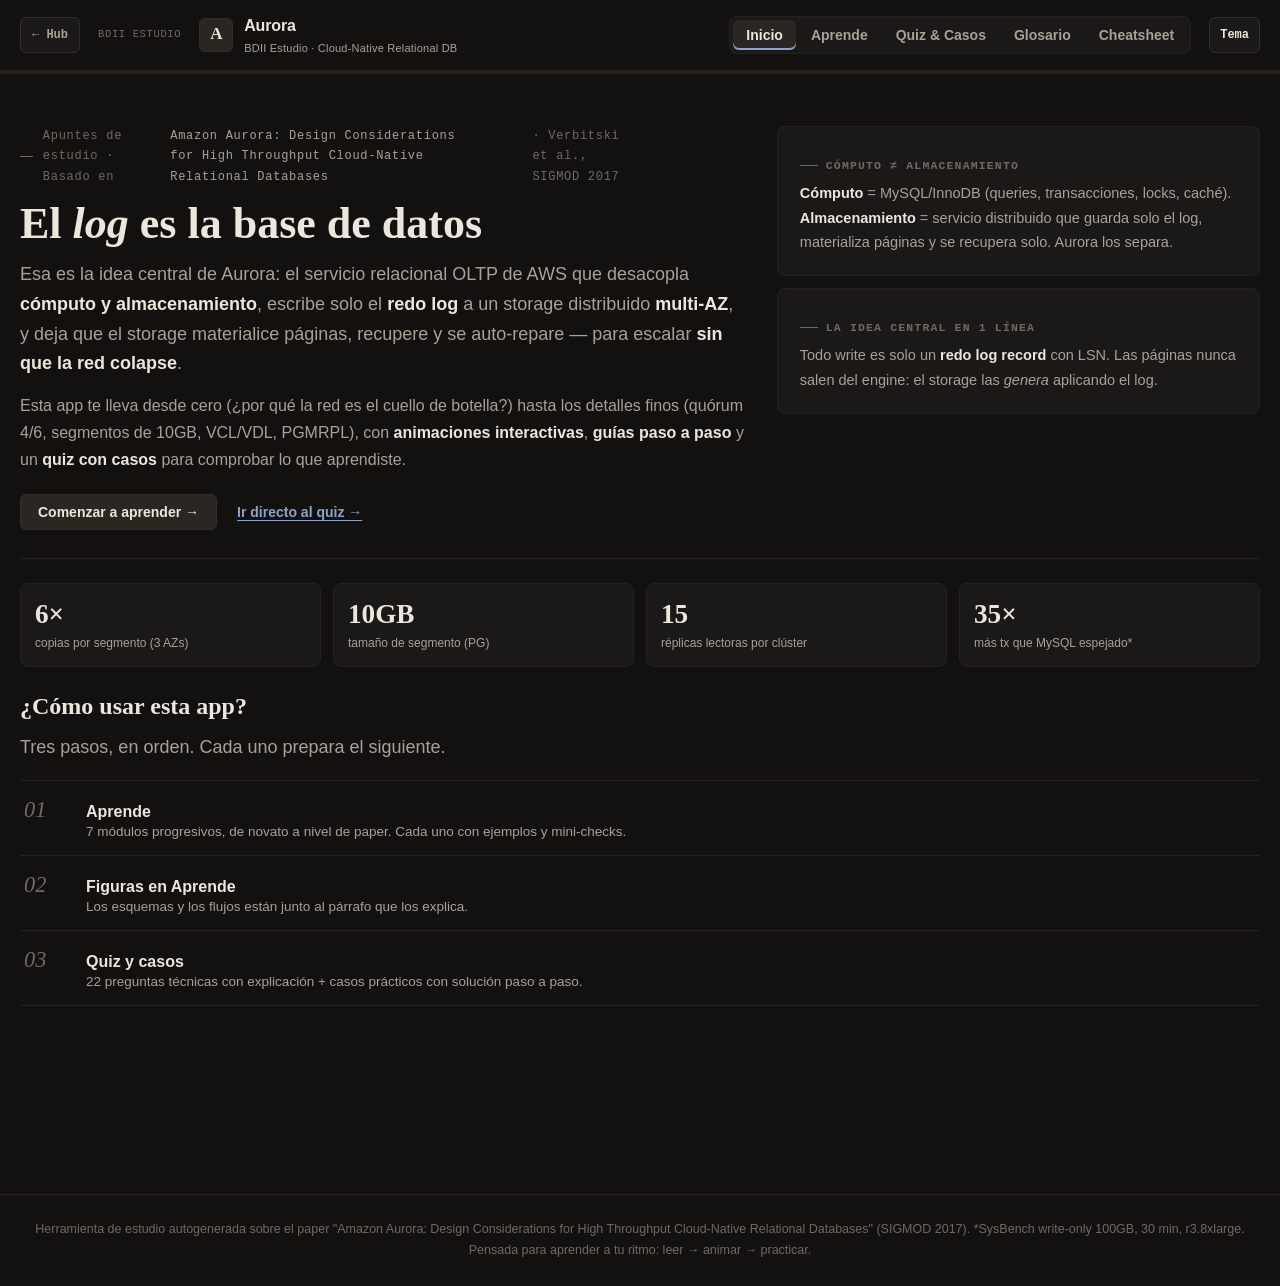
<file: papers/aurora/aurora_app.html>
<!DOCTYPE html>
<html lang="es">
<head>
<meta charset="UTF-8">
<meta name="viewport" content="width=device-width, initial-scale=1.0">
<title>Aurora · BDII Estudio — Amazon Aurora Cloud-Native Relational DB</title>
<style>
/* ============ ESTUDIO SUITE · design system v4 ("Study-desk editorial") ============
   Tesis: apuntes de curso compuestos como página editorial — titulares serif,
   datelines mono, reglas finas en vez de tarjetas, examen numerado, un solo
   azul tinta reservado a la acción. Ejes: density media · warmth cálida ·
   formality media-baja · energy quieta · ornament estructural · contrast alto.
   Offline: Georgia + sans/mono nativos (sin fuentes bloqueantes). Clases e ids
   intactos: el JS no cambia salvo iconos de módulo y flechas en tabs. */
:root{
  --bg:#131110; --bg2:#171514; --surface:#1b1917; --surface2:#221f1c; --surface3:#2a2622;
  --border:#322d27; --border-soft:#25211d;
  --text:#ece7dc; --muted:#a8a196; --dim:#6f6a61;
  --blue:#8ba3c7; --blue-soft:rgba(139,163,199,.12);
  --teal:#6fae9d; --teal-soft:rgba(111,174,157,.11);
  --orange:#c08d5c; --orange-soft:rgba(192,141,92,.11);
  --purple:#9d8ab8; --purple-soft:rgba(157,138,184,.11);
  --gold:#c2a05e; --gold-soft:rgba(194,160,94,.11);
  --pink:#b08396; --pink-soft:rgba(176,131,150,.11);
  --good:#74b18f; --bad:#c07f8c;
  --brand1:#8ba3c7; --brand2:#8ba3c7;
  --display:Georgia,'Palatino Linotype','Book Antiqua',Palatino,serif;
  --mono:ui-monospace,SFMono-Regular,Consolas,"Liberation Mono",Menlo,monospace;
  --sans:-apple-system,BlinkMacSystemFont,"Segoe UI",Roboto,"Helvetica Neue",Arial,sans-serif;
  --shadow:none;
  --shadow-sm:none;
  --radius:8px; --radius-sm:6px; --radius-xs:4px;
  --ring:0 0 0 2px rgba(139,163,199,.45);
}
*{box-sizing:border-box;}
html{scroll-behavior:smooth;}
body{
  margin:0; color:var(--text);
  font-family:var(--sans); line-height:1.7; font-size:16px;
  background:var(--bg);
  -webkit-font-smoothing:antialiased; text-rendering:optimizeLegibility;
}
body.light{
  --bg:#f4f1e9; --bg2:#ece6d5; --surface:#fbf9f2; --surface2:#f0e9d6; --surface3:#e3d8bf;
  --border:#d2c7a9; --border-soft:#e0d6bc;
  --text:#26241f; --muted:#5e594e; --dim:#948d7d;
  --blue:#3c5a86; --blue-soft:rgba(60,90,134,.09);
  --teal:#337065; --teal-soft:rgba(51,112,101,.09);
  --orange:#8f5f2b; --orange-soft:rgba(143,95,43,.09);
  --purple:#635183; --purple-soft:rgba(99,81,131,.09);
  --gold:#7d6a2e; --gold-soft:rgba(125,106,46,.10);
  --pink:#8f4f68; --pink-soft:rgba(143,79,104,.09);
  --good:#3c7a5d; --bad:#9c4a59;
  --shadow:0 1px 2px rgba(60,50,25,.08);
  --shadow-sm:0 1px 2px rgba(60,50,25,.06);
  background:var(--bg);
}
::selection{background:var(--border); color:var(--text);}
a{color:var(--blue); text-decoration:none; border-radius:3px;}
a:hover{text-decoration:underline;}
a:focus-visible, button:focus-visible, input:focus-visible{outline:none; box-shadow:var(--ring);}
::-webkit-scrollbar{width:11px; height:11px;}
::-webkit-scrollbar-thumb{background:var(--border); border-radius:8px; border:3px solid var(--bg);}
::-webkit-scrollbar-track{background:transparent;}
.skip-link{position:absolute; left:12px; top:-48px; z-index:100; background:var(--surface); color:var(--text); border:1px solid var(--border); border-radius:6px; padding:8px 14px; font-size:14px; font-weight:600; transition:top .15s ease; text-decoration:none;}
.skip-link:focus{top:12px;}

/* ============ HEADER / NAV ============ */
header{position:sticky; top:0; z-index:50; background:var(--bg); border-bottom:1px solid var(--border-soft);}
.topbar{max-width:1480px; margin:0 auto; padding:12px 20px; display:flex; align-items:center; gap:18px; flex-wrap:wrap;}
.brand{display:flex; align-items:center; gap:11px; font-weight:650; letter-spacing:-.01em; font-size:16px;}
.brand .logo{width:34px; height:34px; border-radius:6px; flex:0 0 auto; background:var(--surface3); border:1px solid var(--border); display:grid; place-items:center; font-weight:700; font-family:var(--display); font-size:17px; color:var(--text);}
.brand small{display:block; font-weight:500; font-size:11px; color:var(--muted); letter-spacing:.02em;}
.tabs{display:flex; gap:2px; margin-left:auto; flex-wrap:wrap; background:var(--surface); border:1px solid var(--border-soft); border-radius:8px; padding:3px;}
.tab{border:0; background:transparent; color:var(--muted); font-family:var(--sans); font-size:14px; font-weight:600; padding:7px 13px; border-radius:6px; cursor:pointer;}
.tab:hover{color:var(--text); background:var(--surface2);}
.tab.active{color:var(--text); background:var(--surface3); box-shadow:inset 0 -2px 0 var(--blue);}
.theme-btn{border:1px solid var(--border); background:var(--surface); color:var(--text); min-width:36px; height:36px; padding:0 10px; border-radius:6px; cursor:pointer; font-size:12px; font-weight:650; font-family:var(--mono); flex:0 0 auto;}
.theme-btn:hover{border-color:var(--dim);}
.hub-link{flex:0 0 auto; font-family:var(--mono); font-size:12px; font-weight:650; color:var(--muted); border:1px solid var(--border); background:var(--surface); padding:7px 11px; border-radius:6px; text-decoration:none; white-space:nowrap;}
.hub-link:hover{color:var(--text); border-color:var(--dim); text-decoration:none;}.suite-stamp{font-family:var(--mono);font-size:10.5px;letter-spacing:.06em;text-transform:uppercase;color:var(--dim);white-space:nowrap;}
.progress-track{height:3px; background:var(--border-soft);}
.progress-fill{height:100%; width:0; background:var(--blue); transition:width .4s ease;}

/* ============ LAYOUT / TYPE — escala 12 / 14 / 16 / 18 / 24 / 40 ============ */
main{max-width:1480px; margin:0 auto; padding:32px 20px 110px;}
.view{display:none;}
.view.active{display:block; animation:fadeUp .25s ease;}
@keyframes fadeUp{from{opacity:0;}to{opacity:1;}}
@keyframes pop{from{opacity:0;}to{opacity:1;}}
@keyframes animPulse{0%,100%{opacity:1;}50%{opacity:.55;}}
h1.title{font-family:var(--display); font-weight:700; font-size:clamp(2rem,4.4vw,2.75rem); margin:12px 0 12px; letter-spacing:0; line-height:1.12; text-wrap:balance;}
h1.title em{font-style:italic;}
h2{font-family:var(--display); font-weight:700; font-size:1.5rem; margin:0 0 12px; letter-spacing:0; line-height:1.25; text-wrap:balance;}
h3{font-family:var(--display); font-weight:700; font-size:1.15rem; margin:30px 0 10px; line-height:1.3;}
p{max-width:88ch; color:var(--muted); margin:0 0 13px; text-wrap:pretty;}
p strong, li strong, td strong{color:var(--text);}
ul, ol{color:var(--muted);}
.lede{font-size:1.125rem; color:var(--muted); max-width:84ch; line-height:1.65;}
.dateline{display:flex; align-items:center; gap:10px; font-family:var(--mono); font-size:12px; letter-spacing:.06em; color:var(--dim); margin:0 0 4px;}
.dateline::before{content:""; width:26px; height:1px; background:var(--dim);}
.dateline cite{font-style:normal; color:var(--muted);}
.kicker{display:inline-flex; align-items:center; gap:8px; font-family:var(--mono); font-size:11.5px; letter-spacing:.1em; text-transform:uppercase; color:var(--dim); font-weight:700;}
.kicker::before{content:""; width:18px; height:1px; background:var(--dim);}

.card{background:var(--surface); border:1px solid var(--border-soft); border-radius:var(--radius); padding:20px 22px; margin:14px 0;}
.card.accent-blue, .card.accent-teal, .card.accent-orange, .card.accent-purple, .card.accent-gold, .card.accent-pink{border-left:1px solid var(--border-soft);}
.callout{position:relative; border-radius:6px; padding:13px 16px 13px 48px; margin:16px 0; font-size:14px; max-width:96ch; background:var(--surface2); border:1px solid var(--border-soft); border-left:3px solid var(--dim);}
.callout::before{display:grid; place-items:center; width:24px; height:24px; border-radius:6px; position:absolute; left:12px; top:13px; font-size:13px; font-weight:700; background:var(--surface3); border:1px solid var(--border);}
.callout .lbl{font-family:var(--mono); font-size:10.5px; text-transform:uppercase; letter-spacing:.08em; margin-bottom:5px; font-weight:700; color:var(--dim);}
.callout.info{border-left-color:var(--blue);} .callout.info .lbl{color:var(--blue);} .callout.info::before{content:"i"; color:var(--blue); font-family:var(--sans); font-style:normal;}
.callout.tip{border-left-color:var(--teal);} .callout.tip .lbl{color:var(--teal);} .callout.tip::before{content:"✓"; color:var(--teal);}
.callout.warn{border-left-color:var(--orange);} .callout.warn .lbl{color:var(--orange);} .callout.warn::before{content:"!"; color:var(--orange);}
.callout.err{border-left-color:var(--bad);} .callout.err .lbl{color:var(--bad);} .callout.err::before{content:"×"; color:var(--bad);}
.callout.dark{background:var(--surface2);}
.trade{background:var(--surface2); border:1px solid var(--border-soft); border-left:3px solid var(--gold); border-radius:6px; padding:12px 15px; margin:14px 0; font-size:14px; max-width:96ch; color:var(--muted);}
.trade b{color:var(--text);}
.trade b:first-child{color:var(--text);}

code{font-family:var(--mono); font-size:.85em; background:var(--surface2); border:1px solid var(--border-soft); padding:1px 5px; border-radius:4px; color:var(--text);}
pre{background:#100f0e; color:#d8d5cf; padding:16px 18px; border-radius:4px; overflow-x:auto; font-family:var(--mono); font-size:12.5px; line-height:1.7; max-width:100%; border:1px solid var(--border-soft);}
body.light pre{background:#26241f; color:#e2ded6;}
pre code{background:none; border:0; padding:0; color:inherit; font-size:inherit;}
.kw{color:#c8b88a;} .str{color:#93b898;} .cmt{color:#6e6e76;} .fn{color:#9db4d0;} .op{color:#b39ec4;}

table{border-collapse:separate; border-spacing:0; width:100%; margin:14px 0; font-size:13.5px; border:1px solid var(--border-soft); border-radius:4px; overflow:hidden;}
th,td{padding:9px 12px; text-align:left; vertical-align:top; border-bottom:1px solid var(--border-soft);}
th{background:var(--surface2); font-weight:650; color:var(--text); font-size:12.5px; position:sticky; top:0;}
tr:last-child th, tr:last-child td{border-bottom:0;}
tbody tr:hover td{background:var(--surface2);}
tr:nth-child(even) td{background:color-mix(in srgb, var(--surface2) 50%, transparent);}
table, .score-chip, .step-counter{font-variant-numeric:tabular-nums;}

.pill{display:inline-block; padding:2px 10px; border-radius:999px; font-size:11.5px; font-weight:650; font-family:var(--mono); border:1px solid var(--border);}
.pill.blue{background:var(--blue-soft); color:var(--blue); border-color:transparent;}
.pill.teal{background:var(--teal-soft); color:var(--teal); border-color:transparent;}
.pill.orange{background:var(--orange-soft); color:var(--orange); border-color:transparent;}
.pill.purple{background:var(--purple-soft); color:var(--purple); border-color:transparent;}
.pill.gold{background:var(--gold-soft); color:var(--gold); border-color:transparent;}

.btn{display:inline-flex; align-items:center; gap:8px; border:1px solid var(--border); cursor:pointer; background:var(--surface3); color:var(--text); font-weight:600; font-size:14px; font-family:var(--sans); padding:9px 17px; border-radius:var(--radius-sm);}
.btn:hover{border-color:var(--dim); filter:brightness(1.1);}
.btn:active{transform:none;}
.btn:disabled{opacity:.45; cursor:default;}
.btn.ghost{background:var(--surface2); color:var(--text); border-color:var(--border-soft);}
.btn.ghost:hover{border-color:var(--dim);}
.btn.teal{background:var(--teal); border-color:transparent; color:#10201c;}
body.light .btn.teal{color:#fbf9f3;}
.btn.teal:hover{filter:brightness(.94);}
.btn.playing{background:var(--gold); border-color:transparent; color:#1a1408;}
.btn.small{padding:6px 12px; font-size:13px;}
.linklike{background:none; border:0; padding:9px 4px; cursor:pointer; color:var(--blue); font-family:var(--sans); font-size:14px; font-weight:600; text-decoration:underline; text-underline-offset:3px; text-decoration-thickness:1px;}
.linklike:hover{filter:brightness(1.15);}
.controls .btn.seg-on{border-color:var(--teal); color:var(--teal);}

/* ============ HERO (editorial: dateline, titular, una acción) ============ */
.hero{display:grid; grid-template-columns:1.5fr 1fr; gap:32px; align-items:start; padding:20px 0 8px; border-bottom:1px solid var(--border-soft); padding-bottom:28px;}
.hero-cards{display:grid; gap:12px;}
.hero-cta{display:flex; gap:16px; align-items:center; flex-wrap:wrap; margin-top:20px;}
.stat-grid{display:grid; grid-template-columns:repeat(4,1fr); gap:12px; margin:24px 0;}
.stat{background:var(--surface); border:1px solid var(--border-soft); border-radius:var(--radius); padding:16px 14px 14px; text-align:left;}
.stat .n{font-family:var(--display); font-size:1.7rem; font-weight:700; color:var(--text); font-variant-numeric:tabular-nums; line-height:1.1;}
.stat .l{font-size:12px; color:var(--muted); margin-top:4px; line-height:1.5;}
.path{list-style:none; margin:18px 0; padding:0; border-top:1px solid var(--border-soft);}
.path li{border-bottom:1px solid var(--border-soft);}
.path-step{display:flex; gap:18px; align-items:baseline; width:100%; text-align:left; background:none; border:0; padding:16px 4px; cursor:pointer; color:var(--text); font-family:var(--sans);}
.path-step:hover .path-t{color:var(--blue);}
.path-n{font-family:var(--display); font-style:italic; font-size:1.4rem; color:var(--dim); min-width:44px;}
.path-step:hover .path-n{color:var(--blue);}
.path-t{display:block; font-size:16px; font-weight:650; color:var(--text);}
.path-d{display:block; font-size:13.5px; color:var(--muted); margin-top:3px; max-width:80ch;}

/* ============ APRENDE ============ */
.aprende-layout{display:grid; grid-template-columns:220px minmax(0,1fr); gap:36px; align-items:start;}
.module-nav{position:sticky; top:78px; display:flex; flex-direction:column; gap:2px; background:var(--surface); border:1px solid var(--border-soft); border-radius:var(--radius); padding:6px;}
.module-link{display:flex; align-items:center; gap:10px; text-align:left; cursor:pointer; background:transparent; border:0; border-radius:6px; color:var(--muted); font-family:var(--sans); font-size:13.5px; font-weight:600; padding:8px 11px; border-left:2px solid transparent;}
.module-link:hover{background:var(--surface2); color:var(--text);}
.module-link.active{background:var(--surface2); color:var(--text); border-left-color:var(--blue);}
.module-link .idx{font-family:var(--mono); font-size:11px; color:var(--dim);}
.module-link.done .check{margin-left:auto; color:var(--good); font-size:13px; font-weight:700;}
.module-content{min-width:0;}
.module-content > h2{margin-top:4px;}
.done-banner{display:none; align-items:center; gap:10px; background:var(--surface2); border:1px solid var(--border-soft); border-left:3px solid var(--good); border-radius:6px; padding:9px 14px; margin-bottom:14px; color:var(--text); font-weight:600; font-size:14px;}
.module-pager{display:flex; justify-content:space-between; gap:12px; margin-top:24px; flex-wrap:wrap;}
.legend{display:flex; gap:10px; flex-wrap:wrap; margin:14px 0;}

/* ============ SVG figures ============ */
figure{margin:20px 0;}
figure svg{width:100%; height:auto; display:block; background:var(--surface); border:1px solid var(--border-soft); border-radius:4px;}
figure figcaption{font-size:14px; color:var(--muted); background:var(--surface); border:1px solid var(--border-soft); border-radius:6px; padding:9px 13px; margin-top:8px; font-family:var(--sans);}
figure figcaption span{color:var(--text);}
.tnode{font:600 13px var(--sans); fill:var(--text);}
.tedge{font:400 11px var(--mono); fill:var(--muted);}
svg text.svgcap{font:700 14px var(--sans); fill:var(--gold);}
svg .flow{stroke-dasharray:7 5; animation:dashmove 0.9s linear infinite;}
@keyframes dashmove{to{stroke-dashoffset:-12;}}
.controls{display:flex; gap:10px; flex-wrap:wrap; align-items:center; margin:12px 0;}
.controls label{cursor:pointer;}
input[type="checkbox"]{accent-color:var(--blue);}
input[type="range"]{-webkit-appearance:none; appearance:none; height:4px; border-radius:99px; background:var(--border); outline-offset:4px;}
input[type="range"]::-webkit-slider-thumb{-webkit-appearance:none; width:16px; height:16px; border-radius:50%; background:var(--text); border:none; cursor:pointer;}
input[type="range"]::-moz-range-thumb{width:16px; height:16px; border-radius:50%; background:var(--text); border:none; cursor:pointer;}

/* ============ ANIM feedback ============ */
.anim-status{display:flex; align-items:center; gap:12px; margin:14px 0 4px; flex-wrap:wrap;}
.status-badge{font-family:var(--mono); font-size:11.5px; font-weight:700; padding:3px 11px; border-radius:999px; background:var(--surface2); border:1px solid var(--border); color:var(--muted); white-space:nowrap;}
.status-badge.playing{color:var(--teal); border-color:var(--teal); animation:animPulse 1.4s ease-in-out infinite;}
.status-badge.paused{color:var(--gold); border-color:var(--gold);}
.status-badge.done{color:var(--good); border-color:var(--good);}
.anim-progress{flex:1; min-width:140px; height:6px; border-radius:999px; background:var(--surface2); overflow:hidden; border:1px solid var(--border-soft);}
.anim-progress-fill{height:100%; width:0; background:var(--blue); transition:width .4s ease;}
.step-counter{font-family:var(--mono); font-size:12px; color:var(--dim); min-width:52px; text-align:right;}
.narrator{background:var(--surface); border:1px solid var(--border-soft); border-left:3px solid var(--blue); border-radius:6px; padding:11px 15px; margin:10px 0; font-size:15px; line-height:1.65; color:var(--text); min-height:52px;}
.narrator b{color:var(--text);}

/* ============ QUIZ (examen numerado) ============ */
.quiz-toolbar{display:flex; gap:12px; align-items:center; flex-wrap:wrap; margin:14px 0;}
.score-chip{background:var(--surface); border:1px solid var(--border); border-radius:999px; padding:6px 14px; font-weight:650; font-family:var(--mono); font-size:13.5px; font-variant-numeric:tabular-nums;}
.question-card{background:var(--surface); border:1px solid var(--border-soft); border-radius:var(--radius); padding:20px 22px; margin:16px 0; scroll-margin-top:90px;}
.qmeta{display:flex; gap:8px; align-items:center; margin-bottom:10px; flex-wrap:wrap;}
.qmeta .qnum{font-family:var(--display); font-style:italic; font-size:15px; color:var(--dim);}
.qtag{font-family:var(--mono); font-size:11px; font-weight:700; padding:2px 9px; border-radius:999px; border:1px solid transparent;}
.qtext{font-size:16.5px; font-weight:650; margin-bottom:12px; color:var(--text); line-height:1.6;}
.opts{counter-reset:qa;}
.opt{position:relative; display:block; width:100%; text-align:left; cursor:pointer; font-family:var(--sans); background:var(--surface); border:1px solid var(--border-soft); color:var(--text); border-radius:6px; padding:10px 13px 10px 50px; margin:7px 0; font-size:14px; line-height:1.55;}
.opt::before{counter-increment:qa; content:counter(qa,upper-alpha); position:absolute; left:11px; top:50%; transform:translateY(-50%); width:26px; height:26px; display:grid; place-items:center; border-radius:6px; background:var(--surface2); border:1px solid var(--border); font-family:var(--mono); font-size:12px; font-weight:700; color:var(--dim);}
.opt:hover{border-color:var(--dim);}
.opt:hover::before{color:var(--text); border-color:var(--dim);}
.opt.correct{border-color:var(--good);}
.opt.correct::before{background:var(--good); border-color:var(--good); color:#0e1512;}
.opt.wrong{border-color:var(--bad);}
.opt.wrong::before{background:var(--bad); border-color:var(--bad); color:#fff;}
.opt:disabled{cursor:default;}
.opt:disabled:not(.correct):not(.wrong){opacity:.7;}
.explain{display:none; background:var(--surface2); border:1px solid var(--border-soft); border-left:3px solid var(--teal); border-radius:0 6px 6px 0; padding:13px 15px; margin-top:11px; font-size:13.5px; color:var(--muted);}
.explain.show{display:block; animation:pop .2s ease;}
.explain .why{font-weight:700; color:var(--text);}
.quiz-result{display:none; text-align:center; padding:30px; background:var(--surface); border-radius:var(--radius); border:1px solid var(--border-soft); margin:20px 0;}
.quiz-result.show{display:block; animation:pop .25s ease;}
.big-score{font-family:var(--display); font-size:3.2rem; font-weight:700; color:var(--text); font-variant-numeric:tabular-nums; line-height:1;}
.grade-bar{height:10px; border-radius:999px; background:var(--surface2); border:1px solid var(--border-soft); overflow:hidden; margin:14px auto; max-width:420px;}
.grade-fill{height:100%; width:0; border-radius:999px; background:var(--blue); transition:width .6s ease;}
.case-card{background:var(--surface); border:1px solid var(--border-soft); border-radius:var(--radius); padding:20px 22px; margin:18px 0; scroll-margin-top:90px;}
.case-card h3{margin-top:6px;}
.case-step{background:var(--surface2); border:1px solid var(--border-soft); border-radius:6px; padding:12px 15px; margin:10px 0; font-size:14px;}
.hint-btn{font-family:var(--mono); font-size:12.5px;}
.reveal-btn{margin-top:6px;}

/* ============ GLOSARIO ============ */
.glossary-search{width:100%; max-width:480px; background:var(--surface); border:1px solid var(--border); color:var(--text); font-family:var(--sans); font-size:14.5px; padding:11px 15px 11px 40px; border-radius:6px; margin:12px 0 8px; background-image:url("data:image/svg+xml,%3Csvg xmlns='http://www.w3.org/2000/svg' width='15' height='15' viewBox='0 0 24 24' fill='none' stroke='%236f6a61' stroke-width='2.2' stroke-linecap='round'%3E%3Ccircle cx='11' cy='11' r='7'/%3E%3Cpath d='M20 20l-3.5-3.5'/%3E%3C/svg%3E"); background-repeat:no-repeat; background-position:13px center;}
.glossary-search:focus{border-color:var(--blue); box-shadow:var(--ring); outline:none;}
.glossary-search::placeholder{color:var(--dim);}
.gloss-term{background:var(--surface); border:1px solid var(--border-soft); border-radius:6px; padding:15px 17px; margin:10px 0; border-left:2px solid transparent;}
.gloss-term:hover{border-left-color:var(--dim);}
.gloss-term h3{margin:0 0 5px; font-size:15.5px;}
.gloss-term .def{color:var(--muted); font-size:14px;}

/* ============ CHEATSHEET ============ */
#cheatsheetContent{display:grid; grid-template-columns:1fr 1fr; gap:0 14px; align-items:start;}
#cheatsheetContent .card{margin:7px 0;}
#cheatsheetContent .card:first-child{grid-column:1 / -1;}

footer{margin-top:60px; padding:24px 20px; border-top:1px solid var(--border-soft); text-align:center; color:var(--dim); font-size:12.5px;}

@media(max-width:860px){
  body{font-size:15.5px;}
  .hero{grid-template-columns:1fr;}
  .stat-grid{grid-template-columns:repeat(2,1fr);}
  .path-step{padding:14px 2px;}
  #cheatsheetContent{grid-template-columns:1fr;}
  .aprende-layout{grid-template-columns:1fr;}
  .module-nav{position:static; flex-direction:row; overflow-x:auto; padding:6px; scrollbar-width:thin;}
  .module-link{white-space:nowrap; border-left:0; border-bottom:2px solid transparent; border-radius:0;}
  .module-link.active{border-bottom-color:var(--blue);}
  h1.title{font-size:1.7rem;}
  .tabs{margin-left:0;}
  table{display:block; overflow-x:auto;}
}
@media print{
  header, .hub-link, .suite-stamp, .tabs, .theme-btn, .progress-track, .controls, .anim-status, .narrator, .quiz-toolbar, #glossarySearch, .module-pager, .theme-btn, .module-nav, footer{display:none !important;}
  body{background:#fff;}
  main{max-width:100%; padding:0;}
  .view{display:none !important;}
  #view-cheatsheet{display:block !important;}
  #cheatsheetContent{display:grid; grid-template-columns:1fr 1fr; gap:8px;}
  #cheatsheetContent .card{box-shadow:none; break-inside:avoid; border:1px solid #999; margin:4px 0; padding:10px 12px;}
}
@media (prefers-reduced-motion: reduce){
  html{scroll-behavior:auto;}
  *, *::before, *::after{animation-duration:.01ms !important; animation-iteration-count:1 !important; transition-duration:.01ms !important;}
  svg .flow{animation:none;}
}

</style>
  <link rel="stylesheet" href="../../assets/learn-stage.css">
</head>
<body><a class="skip-link" href="#main">Saltar al contenido</a>
<header>
  <div class="topbar">
    <a class="hub-link" href="../../index.html">← Hub</a><span class="suite-stamp">BDII Estudio</span>
    <div class="brand">
      <div class="logo">A</div>
      <div>
        <div>Aurora</div>
        <small>BDII Estudio · Cloud-Native Relational DB</small>
      </div>
    </div>
    <nav class="tabs" id="tabs" role="tablist" aria-label="Vistas de estudio">
      <button class="tab active" role="tab" aria-selected="true" data-view="inicio">Inicio</button>
      <button class="tab" role="tab" aria-selected="false" data-view="aprende">Aprende</button>
      <button class="tab" role="tab" aria-selected="false" data-view="quiz">Quiz & Casos</button>
      <button class="tab" role="tab" aria-selected="false" data-view="glosario">Glosario</button>
      <button class="tab" role="tab" aria-selected="false" data-view="cheatsheet">Cheatsheet</button>
    </nav>
    <button type="button" class="theme-btn" id="themeBtn" title="Cambiar tema" aria-label="Cambiar tema">Tema</button>
  </div>
  <div class="progress-track"><div class="progress-fill" id="progressFill"></div></div>
</header>

<main id="main">

<!-- ===================== INICIO ===================== -->
<section id="view-inicio" class="view active">
  <div class="hero">
    <div>
      <p class="dateline">Apuntes de estudio · Basado en <cite>Amazon Aurora: Design Considerations for High Throughput Cloud-Native Relational Databases</cite> · Verbitski et al., SIGMOD 2017</p>
      <h1 class="title">El <em>log</em> es la base de datos</h1>
      <p class="lede">Esa es la idea central de Aurora: el servicio relacional OLTP de AWS que desacopla <strong>cómputo y almacenamiento</strong>, escribe solo el <strong>redo log</strong> a un storage distribuido <strong>multi-AZ</strong>, y deja que el storage materialice páginas, recupere y se auto-repare — para escalar <strong>sin que la red colapse</strong>.</p>
      <p>Esta app te lleva desde cero (¿por qué la red es el cuello de botella?) hasta los detalles finos (quórum 4/6, segmentos de 10GB, VCL/VDL, PGMRPL), con <strong>animaciones interactivas</strong>, <strong>guías paso a paso</strong> y un <strong>quiz con casos</strong> para comprobar lo que aprendiste.</p>
      <div class="hero-cta">
        <button class="btn" onclick="go('aprende')">Comenzar a aprender →</button>
        <button class="linklike" onclick="go('quiz')">Ir directo al quiz →</button>
      </div>
    </div>
    <div class="hero-cards">
      <div class="card accent-blue" style="margin:0;">
        <div class="kicker">Cómputo ≠ Almacenamiento</div>
        <p style="margin:6px 0 0; font-size:14.5px;"><strong>Cómputo</strong> = MySQL/InnoDB (queries, transacciones, locks, caché). <strong>Almacenamiento</strong> = servicio distribuido que guarda solo el log, materializa páginas y se recupera solo. Aurora los separa.</p>
      </div>
      <div class="card accent-teal" style="margin:0;">
        <div class="kicker">La idea central en 1 línea</div>
        <p style="margin:6px 0 0; font-size:14.5px;">Todo write es solo un <strong>redo log record</strong> con LSN. Las páginas nunca salen del engine: el storage las <em>genera</em> aplicando el log.</p>
      </div>
    </div>
  </div>

  <div class="stat-grid">
    <div class="stat"><div class="n">6×</div><div class="l">copias por segmento (3 AZs)</div></div>
    <div class="stat"><div class="n">10GB</div><div class="l">tamaño de segmento (PG)</div></div>
    <div class="stat"><div class="n">15</div><div class="l">réplicas lectoras por clúster</div></div>
    <div class="stat"><div class="n">35×</div><div class="l">más tx que MySQL espejado*</div></div>
  </div>

  <h2>¿Cómo usar esta app?</h2>
  <p class="lede">Tres pasos, en orden. Cada uno prepara el siguiente.</p>
  <ol class="path">
    <li><button class="path-step" onclick="go('aprende')"><span class="path-n">01</span><span><span class="path-t">Aprende</span><span class="path-d">7 módulos progresivos, de novato a nivel de paper. Cada uno con ejemplos y mini-checks.</span></span></button></li>
    <li><button class="path-step" onclick="go('aprende')"><span class="path-n">02</span><span><span class="path-t">Figuras en Aprende</span><span class="path-d">Los esquemas y los flujos están junto al párrafo que los explica.</span></span></button></li>
    <li><button class="path-step" onclick="go('quiz')"><span class="path-n">03</span><span><span class="path-t">Quiz y casos</span><span class="path-d">22 preguntas técnicas con explicación + casos prácticos con solución paso a paso.</span></span></button></li>
  </ol>
</section>

<!-- ===================== APRENDE ===================== -->
<section id="view-aprende" class="view">
  <span class="kicker">Ruta de aprendizaje</span>
  <h2>Aprende Aurora desde cero</h2>
  <p class="lede">Sigue los módulos en orden. Cada uno construye sobre el anterior. Marca "completado" para llevar tu progreso.</p>

  <div class="aprende-layout">
    <nav class="module-nav" id="moduleNav"></nav>
    <div class="module-content" id="moduleContent"></div>
  </div>
</section>

<!-- ===================== ANIMACIONES ===================== -->
<section id="view-quiz" class="view">
  <span class="kicker">Comprueba tu aprendizaje</span>
  <h2>Quiz técnico</h2>
  <p class="lede">Responde y recibe la explicación al instante. Puedes reintentar las veces que quieras. Después pasa a los <strong>casos prácticos</strong>.</p>

  <div class="quiz-toolbar">
    <span class="score-chip" id="scoreChip">0 / 0 correctas</span>
    <button class="btn ghost small" onclick="quiz.reset()">Reiniciar quiz</button>
  </div>
  <div id="quizContainer"></div>
  <div class="quiz-result" id="quizResult">
    <div class="big-score" id="quizPercent">0%</div>
    <div class="grade-bar"><div class="grade-fill" id="gradeFill"></div></div>
    <p id="quizMsg" style="text-align:center; margin:0 auto;"></p>
  </div>

  <hr style="border:none; border-top:1px solid var(--border-soft); margin:40px 0;">

  <h2>Casos prácticos (ejercicios)</h2>
  <p class="lede">Aplica lo aprendido. Intenta resolver cada caso <em>antes</em> de pulsar "Ver solución".</p>
  <div id="casesContainer"></div>
</section>

<!-- ===================== GLOSARIO ===================== -->
<section id="view-glosario" class="view">
  <span class="kicker">Referencia rápida</span>
  <h2>Glosario</h2>
  <p class="lede">Todos los términos del paper en un solo lugar. Escribe para filtrar.</p>
  <input class="glossary-search" id="glossarySearch" type="text" placeholder="Filtra por término o definición (ej: quórum, LSN, VDL)…">
  <div id="glossaryList"></div>
</section>

<!-- ===================== CHEATSHEET ===================== -->
<section id="view-cheatsheet" class="view">
  <span class="kicker">Repaso de último minuto</span>
  <h2> Cheatsheet</h2>
  <p class="lede">Todo lo esencial en una página, ideal para repasar antes del quiz o el examen.</p>
  <div id="cheatsheetContent"></div>
</section>

</main>

<footer>
  Herramienta de estudio autogenerada sobre el paper "Amazon Aurora: Design Considerations for High Throughput Cloud-Native Relational Databases" (SIGMOD 2017). *SysBench write-only 100GB, 30 min, r3.8xlarge.
  Pensada para aprender a tu ritmo: leer → animar → practicar.
</footer>

<script>
/* ============================================================
   DATOS DE CONTENIDO
============================================================ */
const MODULES = [
  {
    id:'m0', tag:'Módulo 0', accent:'gold', title:'El problema: la red es el cuello de botella',
    summary:'Por qué mover workloads a la nube cambia el I/O, y por qué Aurora desacopla cómputo y storage.',
    html:`
    <p class="lede">Antes de hablar de quórums y LSNs, entiende <strong>qué problema</strong> resuelve Aurora. Sin esto, su arquitectura parece exagerada.</p>
    <h3>El contexto: todo se va a la nube</h3>
    <p>Los workloads se mudan a proveedores cloud por <strong>aprovisionamiento flexible</strong> y pago por <strong>gasto operativo</strong>. Pero muchos necesitan una base <strong>relacional OLTP</strong> igual o mejor que on-premise. Aurora es la respuesta de AWS.</p>
    <div class="callout info"><div class="lbl">Tendencia clave</div>
      Resiliencia y escalabilidad se logran <strong>desacoplando cómputo de almacenamiento</strong> y <strong>replicando el storage en varios nodos</strong>. Así se puede reemplazar hosts, agregar réplicas, hacer failover o escalar sin atar los datos a una máquina.</div>
    <h3>El cuello de botella se movió</h3>
    <p>Como los I/Os se reparten en una flota multi-tenant (muchos nodos y discos), <strong>los discos dejan de ser lo caliente</strong>. El límite pasa a ser <strong>la red entre el engine y el storage</strong>: paquetes por segundo, ancho de banda y —sobre todo— <strong>amplificación</strong>, porque un engine rápido emite writes en paralelo y el nodo/path más lento domina la latencia.</p>
    <h3>Dos fuentes de stalls síncronos</h3>
    <table>
      <tr><th>Situación</th><th>Qué pasa</th></tr>
      <tr><td><strong>Cache miss (lectura)</strong></td><td>El hilo se bloquea hasta completar el read; puede forzar <strong>evict + flush</strong> de una página dirty. Checkpointing y background writes lo mitigan, pero causan stalls y contención.</td></tr>
      <tr><td><strong>Commit de transacción</strong></td><td>Un stall en un commit frena a otros. Protocolos como <strong>2PC</strong> son intolerantes a fallos y lentos entre data centers con “ruido de fondo” continuo de fallos.</td></tr>
    </table>
    <div class="callout tip"><div class="lbl">Idea fuerza</div>
      Aurora ataca esto con una arquitectura <strong>orientada a servicios</strong>: un storage <strong>multi-tenant scale-out</strong> que abstrae un <strong>redo log segmentado virtualizado</strong>, acoplado débilmente a una flota de instancias. El engine conserva queries, transacciones, locks, caché y undo; el storage asume <strong>redo, durabilidad, recovery y backup</strong>.</div>
    <h3>Tres ventajas de esta arquitectura</h3>
    <table>
      <tr><th>Ventaja</th><th>Qué significa</th></tr>
      <tr><td><strong>1. Storage tolerante a fallos</strong></td><td>Servicio independiente y self-healing en varios DCs: protege al engine de varianza y fallos de red/storage. Un fallo de durabilidad ≈ evento largo de disponibilidad ≈ variación larga de performance.</td></tr>
      <tr><td><strong>2. Solo se escribe el redo</strong></td><td>Reduce los IOPS de red en un <strong>orden de magnitud</strong>; liberado ese cuello, se optimizan muchos otros puntos de contención.</td></tr>
      <tr><td><strong>3. Lo caro se vuelve continuo</strong></td><td>Backup y recovery pasan de operaciones puntuales caras a <strong>operaciones asíncronas amortizadas</strong> en la flota: recovery casi instantáneo sin checkpoints y backups baratos sin interferir.</td></tr>
    </table>
    <div class="callout warn"><div class="lbl">Error común de novato</div>
      Pensar que Aurora es “MySQL más rápido”. No: es <strong>otra arquitectura</strong> (log-is-database + storage inteligente) que parte del código MySQL pero cambia dónde y cómo se escribe, recupera y replica.</div>
    `,
    mini: { q:'Según el paper, ¿dónde está hoy el constraint central en data processing de alto throughput?', opts:['En el CPU del engine','En los discos individuales','En la red entre cómputo y storage','En el parser SQL'], a:2, why:'Con I/Os repartidos en la flota, los discos dejan de ser lo caliente; el límite se mueve a la red (PPS, ancho de banda y amplificación por writes paralelos).' }
  },
  {
    id:'m1', tag:'Módulo 1', accent:'blue', title:'Durabilidad a escala: quórum 6/4/3 y segmentos',
    summary:'Votos, AZs, fallos correlacionados y por qué 2/3 no alcanza: el diseño AZ+1 de Aurora.',
    html:`
    <p class="lede">Si un sistema no garantiza <strong>“dato escrito = dato leíble”</strong>, nada más importa. Aquí está el razonamiento de quórum de Aurora.</p>
    <h3>Quórum 101</h3>
    <p>Cada dato replicado tiene V votos. Un read necesita Vr votos y un write Vw votos, con reglas:</p>
    <pre><code>Vr + Vw &gt; V   <span class="cmt">// todo read ve el write más reciente (intersección)</span>
Vw &gt; V / 2      <span class="cmt">// todo write ve el write más reciente (sin conflictos)</span></code></pre>
    <p>Lo clásico para tolerar 1 nodo caído es <strong>V=3, Vw=2, Vr=2</strong>. Aurora dice: <strong>insuficiente</strong>.</p>
    <h3>Por qué 2/3 no alcanza: fallos correlacionados</h3>
    <p>Un <strong>AZ</strong> es un subconjunto de una región aislado en poder, red, deploys, inundaciones, etc. Replicas en 3 AZs toleran eventos grandes. Pero en una flota hay <strong>ruido de fondo</strong>: discos/nodos/path caídos en reparación en A, B y C. Si además <strong>falla todo el AZ C</strong> (incendio, techo, inundación), cualquier réplica con fallo concurrente en A o B pierde el quórum 2/3: quedan 1 de 3 y <strong>no se sabe si está actualizada</strong>. El fallo de un AZ es un <strong>fallo correlacionado</strong> de todos sus discos.</p>
    <div class="callout err"><div class="lbl">Punto del paper</div>
      Los quórums deben tolerar <strong>un AZ entero + ruido de fondo concurrente</strong>, no solo un nodo.</div>
    <h3>El diseño AZ+1 de Aurora</h3>
    <p>Cada ítem se replica <strong>6 veces en 3 AZs (2 copias por AZ)</strong>, con <strong>V=6, Vw=4, Vr=3</strong>:</p>
    <table>
      <tr><th>Garantía</th><th>Qué tolera</th></tr>
      <tr><td><strong>(a) Sin perder datos</strong></td><td>Perder un <strong>AZ entero + 1 nodo adicional</strong> (3 nodos) sin perder disponibilidad de lectura.</td></tr>
      <tr><td><strong>(b) Sin perder writes</strong></td><td>Perder <strong>2 nodos cualesquiera</strong> (incluido un AZ) y seguir escribiendo. El quórum de lectura permite reconstruir el de escritura agregando copias.</td></tr>
    </table>
    <h3>Segmented storage: el truco del MTTR</h3>
    <p>¿Alcanza AZ+1? Hay que asegurar que un <strong>doble fallo</strong> (MTTF) sea improbable durante la <strong>ventana de reparación</strong> (MTTR). En vez de bajar el MTTF, Aurora <strong>reduce el MTTR</strong>: parte el volumen en <strong>segmentos de 10GB</strong>, cada uno replicado 6× en un <strong>Protection Group (PG)</strong> (2 segmentos por AZ). Un segmento de 10GB se repara en <strong>~10s en un link de 10Gbps</strong>. Habría que ver 2 fallos en la misma ventana de 10s <em>más</em> un AZ caído para perder el quórum: suficientemente improbable.</p>
    <pre><code>volumen = PGs concatenados  <span class="cmt">// PG = 6 segmentos de 10GB (2 por AZ)</span>
volumen máx actual: 64TB (no replicado)
nodos: VMs EC2 con SSDs locales, PGs asignados al crecer</code></pre>
    <div class="callout tip"><div class="lbl">Ventaja operativa</div>
      Un sistema que tolera fallos largos tolera los cortos: congestión, reboots, parches de OS, upgrades por AZ (un solo miembro del PG a la vez), <strong>heat management</strong> (marcar un segmento caliente como malo y migrar). Deploys ágiles sin dolor.</div>
    `,
    mini: { q:'¿Qué quórum usa Aurora y qué tolera?', opts:['V=3, W=2, R=2; tolera 1 nodo','V=6, W=4, R=3; tolera AZ+1 en reads y 2 nodos en writes','V=5, W=3, R=3; tolera 2 AZs','Sin quórum, todo síncrono'], a:1, why:'6 copias en 3 AZs (2 por AZ), write 4/6 y read 3/6: pierde un AZ+1 nodo sin perder datos y 2 nodos sin perder writes.' }
  },
  {
    id:'m2', tag:'Módulo 2', accent:'purple', title:'The Log is the Database',
    summary:'MySQL amplifica writes; Aurora solo envía redo al storage y deja que él materialice páginas.',
    html:`
    <p class="lede">Poner una base tradicional sobre storage segmentado replicado 6× con quórum 4/6 tiene un costo <strong>intolerable</strong>: cada write de app genera <strong>múltiples I/Os distintos</strong> que la replicación amplifica.</p>
    <h3>Cómo escribe MySQL tradicional (espejado)</h3>
    <p>Un MySQL activo en AZ1 con EBS + standby en AZ2 con mirroring síncrono escribe: <strong>redo log, binlog (a S3), páginas modificadas, double-write (anti torn-pages) y metadatos FRM</strong>. El flujo (EBS → espejo local → mirror al standby → EBS standby) es <strong>secuencial y síncrono</strong>: latencias aditivas, jitter amplificado, quórum efectivo 4/4.</p>
    <div class="callout warn"><div class="lbl">Doble problema</div>
      No solo <em>cómo</em> se escribe (secuencial/síncrono), sino <em>qué</em> se escribe: la misma info en varias formas (ej. double-write). Chain replication abarata red pero mantiene stalls y latencias aditivas.</div>
    <h3>El giro: offload del redo al storage</h3>
    <p>En una base clásica, el <strong>log applicator</strong> aplica el redo a la imagen en memoria para producir el after-image; el commit exige log durable, la página puede diferirse. Aurora <strong>empuja el applicator al storage</strong>:</p>
    <ul style="color:var(--muted);">
      <li><strong>La red solo ve redo log records.</strong> Nunca salen páginas del engine: ni background writes, ni checkpoints, ni evictions.</li>
      <li>El storage <strong>genera páginas en background o bajo demanda</strong>. Regenerar todo desde el inicio sería carísimo, así que <strong>materializa continuamente</strong>.</li>
      <li>Esa materialización es <strong>optional para correctitud</strong>: para el engine, <em>el log es la base</em>; las páginas materializadas son solo un <strong>caché de aplicaciones del log</strong>.</li>
      <li>Solo se rematerializan <strong>páginas con cadenas largas</strong> (no todo el log como un checkpoint).</li>
    </ul>
    <h3>El experimento del paper (SysBench write-only, 100GB, 30 min, r3.8xlarge)</h3>
    <table>
      <tr><th>Config</th><th>Transacciones</th><th>IOs/tx (nodo DB)</th></tr>
      <tr><td><strong>Mirrored MySQL</strong></td><td>780.000</td><td>7,4</td></tr>
      <tr><td><strong>Aurora con réplicas</strong></td><td>27.378.000</td><td>0,95</td></tr>
    </table>
    <p>Aurora sostiene <strong>35× más transacciones</strong> con <strong>7,7× menos I/Os por tx</strong> en el nodo DB (a pesar de amplificar 6×), y <strong>46× menos I/Os por nodo de storage</strong> (cada uno ve 1/6). Ese ahorro permite <strong>replicar agresivo y paralelizar</strong> para domar el jitter.</p>
    <div class="callout tip"><div class="lbl">Bonus: recovery gratis</div>
      Como la aplicación del redo ocurre <strong>continua, asíncrona y distribuida</strong>, el crash recovery se reparte en el procesamiento normal: <strong>nada que hacer al arrancar</strong> (sin replay desde checkpoint).</div>
    `,
    mini: { q:'¿Qué cruza la red en Aurora?', opts:['Páginas + redo + binlog','Solo redo log records','Páginas completas cada checkpoint','Snapshots S3'], a:1, why:'Del engine nunca salen páginas (ni background, ni checkpoint, ni eviction). Solo redo; el storage genera las páginas.' }
  },
  {
    id:'m3', tag:'Módulo 3', accent:'teal', title:'Storage service: fondo vs foreground',
    summary:'Los 8 pasos del nodo de storage; solo recibir+persistir están en el path crítico.',
    html:`
    <p class="lede">El tenet del storage: <strong>minimizar la latencia del write en foreground</strong>. Casi todo lo demás va al background —y hay tiempo de sobra por la variabilidad pico-vs-promedio.</p>
    <h3>Los 8 pasos (Fig. 4 del paper)</h3>
    <pre><code>(1) recibir log record → cola en memoria
(2) persistir en disco → ACK
(3) organizar records, detectar gaps (batches perdidos)
(4) gossip con peers para rellenar huecos
(5) coalescer logs → nuevas páginas de datos
(6) stage periódico de log + páginas a S3
(7) garbage collect de versiones viejas
(8) validación periódica de CRCs</code></pre>
    <div class="callout info"><div class="lbl">Solo (1) y (2) son foreground</div>
      Todo lo demás es <strong>asíncrono</strong>. GC solo cuando el nodo está ocioso o el disco se llena; si hay backlog, se hace <strong>throttle del foreground</strong> (y como los segmentos tienen alta entropía entre nodos, el quórum 4/6 lo absorbe como “nodo lento”). A diferencia de una base clásica, aquí el background tiene <strong>correlación negativa</strong> con el foreground.</div>
    <h3>Otras decisiones</h3>
    <table>
      <tr><th>Técnica</th><th>Para qué</th></tr>
      <tr><td><strong>CPU por disco</strong></td><td>Se puede gastar CPU (coalesce, compresión) para ahorrar disco y latencia.</td></tr>
      <tr><td><strong>Backlinks por PG</strong></td><td>Cada log lleva el LSN previo de su PG para rastrear completitud (SCL) y detectar gaps.</td></tr>
      <tr><td><strong>S3 continuo</strong></td><td>Backup/restore dejan de ser operaciones puntuales: son <strong>streaming amortizado</strong>.</td></tr>
    </table>
    <div class="callout warn"><div class="lbl">Error común de novato</div>
      Creer que “gossip, coalesce y backup” están en el path del commit. No: el commit solo espera <strong>4/6 ACKs de persistir el log</strong>. Lo demás ocurre después y en paralelo.</div>
    `,
    mini: { q:'¿Qué pasos del storage están en el foreground?', opts:['Los 8 pasos','Solo recibir + persistir y ACK','Solo gossip y GC','Coalesce + S3 + CRC'], a:1, why:'Únicamente (1) recibir/encolar y (2) persistir/ACK impactan la latencia; del (3) al (8) son asíncronos.' }
  },
  {
    id:'m4', tag:'Módulo 4', accent:'orange', title:'The Log Marches Forward: consistencia sin 2PC',
    summary:'LSN, VCL/VDL/CPL, commits asíncronos, reads sin quórum y réplicas con lag de ms.',
    html:`
    <p class="lede">El log avanza como <strong>secuencia ordenada</strong> (cada record tiene un <strong>LSN</strong> monotónico del engine). Con eso, Aurora mantiene consistencia <strong>asíncronamente</strong>, sin 2PC “charlatán” e intolerante a fallos.</p>
    <h3>Vocabulario mínimo</h3>
    <table>
      <tr><th>Término</th><th>Qué es</th></tr>
      <tr><td><strong>LSN</strong></td><td>Log Sequence Number monotónico asignado por la DB. Límite: no asignar más allá de <strong>VDL + LAL</strong> (LAL = 10M): back-pressure si el storage/red no da abasto.</td></tr>
      <tr><td><strong>SCL</strong></td><td>Segment Complete LSN: el mayor LSN bajo el cual <em>ese segmento</em> ya recibió todo (vía backlinks). Sirve para gossip y para saber a quién leerle.</td></tr>
      <tr><td><strong>VCL</strong></td><td>Volume Complete LSN: el mayor LSN con <strong>todos</strong> los records previos disponibles. Todo lo de arriba se <strong>trunca</strong>.</td></tr>
      <tr><td><strong>CPL / VDL</strong></td><td>CPL = log final de cada <strong>mini-transacción (MTR)</strong> atómica. VDL = mayor CPL ≤ VCL. Se trunca todo &gt; VDL. Ej: completo hasta 1007 pero CPLs en 900/1000/1100 → durable hasta <strong>1000</strong>.</td></tr>
      <tr><td><strong>PGMRPL</strong></td><td>Protection Group Min Read Point: low-water-mark de reads por PG. Bajo eso, los logs son innecesarios → se puede <strong>coalescer + GC</strong> seguro.</td></tr>
    </table>
    <h3>Writes, commits y reads en operación normal</h3>
    <ul style="color:var(--muted);">
      <li><strong>Writes:</strong> el engine lotea log records por PG, los envía a las 6 réplicas y espera <strong>4/6 ACKs</strong>; al avanzar los ACKs avanza el <strong>VDL</strong>. Pueden coexistir muchísimas transacciones; el control de concurrencia es el de <strong>MySQL clásico</strong> (el storage no se entera).</li>
      <li><strong>Commits asíncronos:</strong> el thread registra el “commit LSN” en una lista de espera y sigue con otro trabajo. Cuando el VDL ≥ commit LSN, un thread dedicado <strong>manda los ACKs</strong>. Los workers <strong>nunca se pausan por commits</strong>.</li>
      <li><strong>Reads sin quórum:</strong> la página debe estar en su <strong>última versión en caché</strong>; solo se puede evictar si su page-LSN ≥ VDL (todo endurecido). Al leer de disco se fija un <strong>read-point (= VDL actual)</strong> y se lee de <strong>un solo segmento</strong> cuyo SCL cubra ese punto. Sin consenso.</li>
    </ul>
    <h3>Réplicas lectoras</h3>
    <p>Un writer + hasta <strong>15 réplicas</strong> montan el <strong>mismo volumen compartido</strong> (cero costo extra de storage/writes). El writer les hace <strong>stream del log + metadatos</strong>; la réplica aplica al caché solo records con <strong>LSN ≤ VDL</strong> y de forma <strong>atómica por MTR</strong>. Lag típico <strong>≤ 20ms</strong> (vs segundos/minutos en MySQL).</p>
    <h3>Recovery (rápido, &lt;10s)</h3>
    <p>Al rearrancar, la DB contacta un <strong>quórum de lectura por PG</strong>, recalcula el VDL, <strong>trunca con rangos versionados por epoch</strong> (hasta un end-LSN ≥ cualquier log posible gracias al límite LAL) y luego hace <strong>undo recovery online</strong> (lista de in-flights desde los undo segments). El redo ya está aplicado en el storage.</p>
    <div class="callout warn"><div class="lbl">Error común de novato</div>
      Confundir VCL con VDL: <strong>VCL = completitud</strong> (todo hasta ahí llegó), <strong>VDL = durabilidad</strong> (mayor CPL ≤ VCL, truncable). Sin CPLs, el storage no sabría dónde cortar sin romper atomicidad de MTRs.</div>
    `,
    mini: { q:'Completo hasta 1007, CPLs en 900/1000/1100. ¿Dónde se trunca?', opts:['En 1007','En 1000','En 1100','En 900'], a:1, why:'VDL = mayor CPL ≤ VCL (1007). De 900/1000/1100, el mayor ≤ 1007 es 1000. Todo lo de arriba se trunca.' }
  },
  {
    id:'m5', tag:'Módulo 5', accent:'gold', title:'Arquitectura completa',
    summary:'Fork de MySQL/InnoDB + RDS + storage multi-AZ: cómo encajan las piezas.',
    html:`
    <p class="lede">Juntando las tres ideas (quórum, log-is-database, avance asíncrono) sale la arquitectura de la Fig. 5.</p>
    <h3>Engine: fork de MySQL/InnoDB</h3>
    <p>Conserva query processor, transacciones, lock manager, B+-Tree y <strong>MTRs</strong> (grupos atómicos internos, ej. split/merge). Diverge en el <strong>subsistema de I/O</strong>: los redo de cada MTR se lotean <strong>shardeados por PG</strong> hacia el storage, marcando el último como <strong>CPL</strong>. Mismos <strong>niveles de aislamiento</strong> que MySQL (ANSI + snapshot reads); las réplicas usan starts/commits del writer para snapshot isolation read-only. El storage presenta una vista <strong>lógicamente idéntica</strong> a discos locales.</p>
    <h3>Clúster y control plane (RDS)</h3>
    <table>
      <tr><th>Pieza</th><th>Rol</th></tr>
      <tr><td><strong>Clúster</strong></td><td>1 writer + 0–15 read replicas, en una sola región, típicamente en <strong>distintos AZs</strong>, contra la flota de storage de la región.</td></tr>
      <tr><td><strong>Host Manager</strong></td><td>Agente RDS por instancia: monitorea salud, decide <strong>failover</strong> o reemplazo.</td></tr>
      <tr><td><strong>3 VPCs</strong></td><td>Customer (apps↔engine), RDS (engine↔control plane), Storage (engine↔storage). Aislamiento de seguridad.</td></tr>
      <tr><td><strong>DynamoDB + SWF + S3</strong></td><td>DynamoDB guarda config de volúmenes y metadata de backups; SWF orquesta operaciones largas (restore, re-replicación); S3 recibe el <strong>stream continuo de backups</strong>.</td></tr>
    </table>
    <h3>Storage fleet</h3>
    <p>Clúster de <strong>VMs EC2 con SSDs</strong> en ≥3 AZs por región: aprovisiona volúmenes, sirve reads/writes, hace backup/restore, repara (gossip + migración), y se monitorea con <strong>métricas y alarmas</strong> proactivas.</p>
    <div class="callout tip"><div class="lbl">Imagen mental</div>
      Engine = “cerebro transaccional” (rápido, con caché). Storage = “memoria durable distribuida” (log + páginas materializadas + self-healing). S3 = “respaldo continuo”. Réplicas = “cachés calientes del mismo log”.</div>
    `,
    mini: { q:'¿Cuántas réplicas lectoras soporta un clúster Aurora y sobre qué storage?', opts:['5, cada una con su volumen','15, todas sobre el mismo volumen compartido','Sin límite, storage local','1 standby con EBS'], a:1, why:'Un writer y hasta 15 réplicas montan un único volumen compartido: sin costo extra de storage ni disk writes.' }
  },
  {
    id:'m6', tag:'Módulo 6', accent:'pink', title:'Rendimiento y lecciones',
    summary:'Números SysBench/TPC-C, replica lag y lo aprendido en 18 meses de producción.',
    html:`
    <p class="lede">Aurora lleva en producción desde julio 2015 (GA). Estos son los números del paper (r3.8xlarge, 32 vCPU, 244GB, caché 170GB; MySQL con EBS 30K IOPS).</p>
    <h3>Escala con tamaño de instancia y de DB (SysBench)</h3>
    <p>Throughput <strong>escala lineal</strong> con el tamaño (large → 8xlarge) y llega a <strong>5× MySQL 5.6/5.7</strong> en read/write (1GB). En write-only: hasta <strong>67× con 100GB</strong> y <strong>34× con 1TB</strong> out-of-cache.</p>
    <table>
      <tr><th>DB</th><th>Aurora (writes/s)</th><th>MySQL (writes/s)</th></tr>
      <tr><td>1GB</td><td>107.000</td><td>8.400</td></tr>
      <tr><td>10GB</td><td>107.000</td><td>2.400</td></tr>
      <tr><td>100GB</td><td>101.000</td><td>1.500</td></tr>
      <tr><td>1TB</td><td>41.000</td><td>1.200</td></tr>
    </table>
    <h3>Conexiones, réplicas y hot rows</h3>
    <table>
      <tr><th>Conexiones (OLTP writes/s)</th><th>Aurora</th><th>MySQL</th></tr>
      <tr><td>50 / 500 / 5.000</td><td>40.000 → 71.000 → 110.000</td><td>10.000 → 21.000 → 13.000 (cae)</td></tr>
    </table>
    <table>
      <tr><th>Replica lag (write-only)</th><th>Aurora</th><th>MySQL</th></tr>
      <tr><td>1K → 10K writes/s</td><td>2,6ms → 5,4ms</td><td>&lt;1s → 300s</td></tr>
    </table>
    <p>En <strong>TPC-C con hot-row contention</strong> (Percona variant): <strong>2,3×–16,3×</strong> el throughput de MySQL 5.7.</p>
    <h3>Lecciones de 18 meses (lo que piden los clientes cloud)</h3>
    <ul style="color:var(--muted);">
      <li><strong>Segmentos pequeños + reparación rápida</strong> vencen a la “probabilidad de fallo”: diseña para el MTTR.</li>
      <li><strong>Quórum resiliente</strong> (AZ+1) convierte mantenimiento (parches, upgrades, heat) en no-eventos.</li>
      <li><strong>Mueve el cómputo al storage</strong> (applicator, coalesce) y la red deja de doler: menos IOPS, más paralelismo.</li>
      <li><strong>Evita sincronización multifase</strong>: puntos de consistencia (VCL/VDL) + avance asíncrono &gt; 2PC.</li>
      <li><strong>Monitoreo proactivo</strong> con métricas/alarmas: detectar antes de que el usuario lo note.</li>
    </ul>
    <div class="callout warn"><div class="lbl">Error común de novato</div>
      Comparar “lag de réplica” en segundos (MySQL binlog replay) con Aurora (stream de redo ≤20ms). Son <strong>arquitecturas distintas</strong>: volumen compartido vs replay lógico.</div>
    `,
    mini: { q:'¿Replica lag de Aurora a 10K writes/s vs MySQL?', opts:['~5ms vs ~300s','~300s vs ~5ms','Iguales (~1s)','Aurora no tiene réplicas'], a:0, why:'El paper mide ~5,38ms en Aurora frente a ~300.000ms (300s) en MySQL: varios órdenes de magnitud.' }
  }
];

const QUIZ = [
  {tag:'Intro', c:'gold', q:'Según el paper, ¿dónde se movió el constraint central del data processing de alto throughput?', opts:['Del storage a la CPU','De cómputo/storage a la red','Del SQL al NoSQL','Del backup al restore'], a:1, why:'Con I/Os repartidos en la flota multi-tenant, discos y nodos dejan de ser lo caliente; el límite es la red (PPS, ancho de banda, amplificación).'},
  {tag:'Intro', c:'gold', q:'¿Qué funciones se offloadean del engine al storage en Aurora?', opts:['Queries y locks','Redo logging, durable storage, crash recovery y backup/restore','Parser SQL y optimizer','Autenticación de usuarios'], a:1, why:'El engine conserva queries, transacciones, locking, caché, access methods y undo; el storage asume redo, durabilidad, recovery y backups.'},
  {tag:'Quórum', c:'blue', q:'¿Qué reglas debe cumplir un quórum consistente?', opts:['Vr + Vw > V y Vw > V/2','Vr = Vw = V','Vr + Vw < V','Vw < V/3'], a:0, why:'Intersección read-write (ver lo último escrito) y write-write (sin writes en conflicto).'},
  {tag:'Quórum', c:'blue', q:'¿Por qué un quórum 2/3 (V=3) es inadecuado a escala cloud?', opts:['Es muy caro','No tolera un fallo correlacionado de AZ + ruido de fondo concurrente','No permite reads','Requiere 2PC'], a:1, why:'Un AZ caído + un disco/nodo caído en otro AZ rompe el 2/3: queda 1 de 3 sin saber si está actualizado.'},
  {tag:'Quórum', c:'blue', q:'El diseño de Aurora es…', opts:['V=6, W=4, R=3, 2 copias por AZ','V=3, W=2, R=2','V=5, W=5, R=5','Sin réplicas'], a:0, why:'6 copias en 3 AZs (2 por AZ): pierde AZ+1 nodo en reads y 2 nodos en writes.'},
  {tag:'Quórum', c:'blue', q:'¿Qué es un Protection Group (PG)?', opts:['Un grupo de usuarios','6 segmentos de 10GB (2 por AZ) que replican una porción del volumen','Un índice de Leopard','Un tipo de VPC'], a:1, why:'El volumen se parte en segmentos de 10GB; cada PG son seis segmentos organizados en 3 AZs. Unidad de fallo/reparación.'},
  {tag:'Quórum', c:'blue', q:'¿Por qué segmentos de 10GB?', opts:['Por compatibilidad MySQL','Para reducir el MTTR (~10s en 10Gbps) y achicar la ventana de doble fallo','Porque S3 lo exige','Para ahorrar CPU'], a:1, why:'En vez de bajar el MTTF, se baja el MTTR: reparar 10GB en ~10s hace improbable un doble fallo + AZ caído.'},
  {tag:'Log', c:'purple', q:'En Aurora, ¿qué cruza la red desde el engine?', opts:['Páginas + redo + binlog + FRM','Solo redo log records','Checkpoints completos','Backups S3'], a:1, why:'Nunca salen páginas (ni background, ni checkpoint, ni eviction). Solo redo; el storage materializa páginas.'},
  {tag:'Log', c:'purple', q:'En el experimento SysBench (100GB, 30 min), Aurora vs mirrored MySQL…', opts:['780K vs 27M tx a favor de MySQL','27,4M vs 780K tx y 0,95 vs 7,4 IOs/tx a favor de Aurora','Igual throughput','MySQL con menos IOs'], a:1, why:'35× más transacciones con 7,7× menos I/Os por tx en el nodo DB (y 46× menos por nodo storage).'},
  {tag:'Log', c:'purple', q:'Las páginas materializadas en el storage son…', opts:['La única copia válida','Opcionales para correctitud: un caché de aplicaciones del log','Checkpoints síncronos','Backups S3'], a:1, why:'Para el engine, el log es la base; materializar es optimización (solo páginas con cadenas largas).'},
  {tag:'Storage', c:'teal', q:'¿Qué pasos del storage están en el foreground?', opts:['Los 8','Solo (1) recibir/encolar y (2) persistir/ACK','Gossip + GC + S3','Coalesce + CRC'], a:1, why:'Del (3) al (8) —organizar, gossip, coalesce, S3, GC, CRC— son asíncronos fuera del path crítico.'},
  {tag:'Storage', c:'teal', q:'¿Para qué gossipan los storage nodes?', opts:['Para elegir líder','Para detectar gaps (batches perdidos) y rellenar huecos vía SCL/backlinks','Para hacer backup','Para balancear VPCs'], a:1, why:'Cada segmento solo ve un subset del log; con backlinks/SCL detectan lo que les falta y lo piden a peers.'},
  {tag:'Consistencia', c:'orange', q:'¿Qué es el VCL?', opts:['El mayor CPL durable','El mayor LSN con todos los records previos disponibles (lo de arriba se trunca)','El mínimo read point','El límite de asignación'], a:1, why:'Volume Complete LSN: completitud. VDL es el mayor CPL ≤ VCL: durabilidad truncable.'},
  {tag:'Consistencia', c:'orange', q:'Completo hasta 1007 con CPLs en 900/1000/1100. ¿VDL?', opts:['1007','1000','1100','900'], a:1, why:'Mayor CPL ≤ VCL = 1000. Todo LSN > 1000 se trunca.'},
  {tag:'Consistencia', c:'orange', q:'¿Qué es una MTR y cómo se marca?', opts:['Una VPC; se marca con epoch','Mini-transacción atómica; su último log es un CPL','Un segmento; se marca con CRC','Un backup; se marca en S3'], a:1, why:'Cada transacción se parte en MTRs ordenadas y atómicas compuestas de logs contiguos; el final es consistency point.'},
  {tag:'Consistencia', c:'orange', q:'¿Cómo commitea Aurora?', opts:[' workers se pausan hasta 4/6 ACKs','Asíncrono: el thread registra el commit LSN y sigue; otro thread responde al avanzar el VDL','Con 2PC entre AZs','Sin durabilidad'], a:1, why:'Commit WAL-equivalente: completo sii VDL ≥ commit LSN. Los workers nunca se pausan por commits.'},
  {tag:'Consistencia', c:'orange', q:'¿Cómo lee Aurora en operación normal?', opts:['Quórum 4/6 en cada read','Un solo segmento cuyo SCL cubra el read-point (=VDL al emitir)','Siempre de S3','De todas las réplicas'], a:1, why:'Sin consenso en reads: basta un segmento completo respecto al read-point. Solo en recovery se usa quórum de lectura por PG.'},
  {tag:'Consistencia', c:'orange', q:'¿Qué es PGMRPL?', opts:['El máximo LSN asignable','Low-water-mark de reads por PG: bajo eso se puede coalescer + GC','Un índice de usuarios','El epoch de truncado'], a:1, why:'Garantiza que no habrá reads con read-point menor: los logs viejos son innecesarios y se reciclan seguro.'},
  {tag:'Réplicas', c:'teal', q:'Las read replicas de Aurora…', opts:['Tienen su propio volumen y replay de binlog','Montan el mismo volumen, consumen el stream de redo ≤ VDL atómico por MTR, lag ≤20ms','No existen','Requieren EBS espejado'], a:1, why:'Cero costo extra de storage/writes; aplican al caché solo lo durable y atómico. Lag de ms, no de minutos.'},
  {tag:'Recovery', c:'pink', q:'En recovery, la DB…', opts:['Replaya desde el último checkpoint como ARIES clásico','Contacta quórum de lectura por PG, recalcula VDL, trunca con rangos por epoch y hace undo online','Restaura todo de S3','Pierde lo no checkpointed'], a:1, why:'El redo ya está aplicado en el storage; la DB restablece estado runtime, trunca lo no durable (límite LAL=10M para acotar) y deshace in-flights online. Típico <10s.'},
  {tag:'Perf', c:'pink', q:'¿Replica lag a 10K writes/s (Aurora vs MySQL)?', opts:['~5ms vs ~300s','~300s vs ~5ms','Iguales','MySQL más rápido'], a:0, why:'Varios órdenes de magnitud: stream de redo compartido vs replay de binlog.'},
  {tag:'Perf', c:'pink', q:'¿Qué es LAL (10M) y para qué sirve?', opts:['Un índice','Límite de asignación de LSN sobre el VDL: back-pressure + cota para truncado en recovery','Tamaño de segmento','Número de réplicas'], a:1, why:'Evita que la DB se adelante demasiado al storage (throttle) y permite probar un end-LSN ≥ cualquier log posible al truncar.'}
];

const CASES = [
  {
    title:'Caso 1 · ¿Aguanta este fallo? (quórum)',
    prompt:`Un PG tiene 6 segmentos (A1,A2 en AZ-A; B1,B2 en AZ-B; C1,C2 en AZ-C). Caen <strong>AZ-C entera + B1</strong>.<br><br>
    <strong>¿Se pueden seguir haciendo writes? ¿Y reads?</strong>`,
    answer:true,
    solution:`<strong>Sí a ambos.</strong> Vivos: A1,A2,B2 = <strong>3/6</strong>.<br>
    1. <strong>Reads (Vr=3):</strong> 3 vivos alcanzan el quórum → se puede leer y <strong>reconstruir</strong> el quórum de escritura agregando copias.<br>
    2. <strong>Writes (Vw=4):</strong> el diseño garantiza <strong>AZ+1 en reads y 2 nodos en writes</strong>; con 3 caídos (AZ+C+1) se mantiene read-quórum, que es lo que evita perder datos. En la práctica el PG se <strong>re-replica</strong> el segmento perdido y se recupera el write-quórum.<br><br>
    La lección: un 2/3 clásico habría muerto aquí (1/3 restante sin saber si está actualizado).`
  },
  {
    title:'Caso 2 · Haz las cuentas (IOs)',
    prompt:`SysBench write-only 100GB, 30 min:<br>
    <code>MySQL espejado: 780.000 tx, 7,4 IOs/tx</code><br>
    <code>Aurora: 27.378.000 tx, 0,95 IOs/tx</code><br><br>
    <strong>¿Cuántas veces más tx? ¿Cuántas veces menos IOs/tx? ¿Por qué no cuentan el mirroring EBS ni los cross-AZ de MySQL?</strong>`,
    answer:true,
    solution:`<strong>~35× más tx</strong> (27.378.000 / 780.000 ≈ 35,1) y <strong>~7,8× menos IOs/tx</strong> (7,4 / 0,95 ≈ 7,8; el paper redondea a 7,7).<br><br>
    No se cuentan el mirroring interno de EBS ni los cross-AZ de MySQL porque <strong>incluso sin contarlos</strong> Aurora ya gana por ese margen: contándolos, la ventaja sería aún mayor. Y cada nodo de storage ve <strong>1/6</strong> (46× menos).`
  },
  {
    title:'Caso 3 · Trunca el log (VCL/VDL)',
    prompt:`VCL = 1007. CPLs declarados por la DB en 900, 1000 y 1100.<br><br>
    <strong>¿Hasta dónde es durable? ¿Qué se trunca? ¿Por qué no hasta 1007?</strong>`,
    answer:true,
    solution:`<strong>Durable hasta 1000 (VDL).</strong> Se trunca todo con <strong>LSN &gt; 1000</strong> (rangos versionados por epoch).<br><br>
    No hasta 1007 porque entre 1001–1007 puede haber una <strong>MTR parcial</strong> (su CPL era 1100, nunca llegó). Cortar en 1007 rompería atomicidad; cortar en el último CPL ≤ VCL preserva <strong>MTRs completas</strong>.`
  },
  {
    title:'Caso 4 · ¿Puedo borrar este log? (PGMRPL)',
    prompt:`El PG X tiene PGMRPL = 5000. Un segmento quiere hacer GC de logs con LSN 4900.<br><br>
    <strong>¿Es seguro? ¿Y si el PGMRPL fuera 4800?</strong>`,
    answer:true,
    solution:`<strong>Con PGMRPL=5000: sí.</strong> Ningún read futuro pedirá read-point &lt; 5000, así que todo &lt; 5000 es innecesario: se puede <strong>coalescer en páginas y borrar</strong>.<br><br>
    <strong>Con PGMRPL=4800: no.</strong> Aún puede haber reads con read-point 4800–4900 que necesiten esos logs. Hay que esperar a que el low-water-mark avance (el writer lo calcula con gossip de réplicas).`
  },
  {
    title:'Caso 5 · Lag de réplica',
    prompt:`A 10K writes/s el lag medido es <strong>5,38ms en Aurora</strong> y <strong>300s en MySQL</strong>.<br><br>
    <strong>¿Por qué tanta diferencia? ¿Qué reglas obedecen las réplicas Aurora?</strong>`,
    answer:true,
    solution:`MySQL replica por <strong>replay lógico (binlog)</strong> con costo de storage/writes propios; Aurora comparte el <strong>mismo volumen</strong> y hace <strong>stream del redo</strong> directo al caché.<br><br>
    Reglas: (a) solo aplicar <strong>LSN ≤ VDL</strong>, (b) aplicar cada <strong>MTR atómicamente</strong>. Resultado: vista consistente con lag de <strong>ms</strong> (típico ≤20ms).`
  }
];

const GLOSSARY = [
  ['2PC','Two-phase commit: protocolo multifase de commit, intolerante a fallos y lento entre DCs. Aurora lo evita.'],
  ['AZ','Availability Zone: subconjunto aislado (poder, red, deploys, inundaciones) de una región. Aurora usa 3, con 2 copias por AZ.'],
  ['Back-pressure (LAL)','Límite de asignación de LSN (VDL + 10M): frena writes si el storage/red no da abasto y acota el truncado en recovery.'],
  ['Binlog','Log de sentencias de MySQL archivado a S3 para point-in-time restores. En Aurora el redo al storage lo reemplaza en el path caliente.'],
  ['Coalesce','Fusión de log records en nuevas páginas materializadas (paso 5 del storage). Solo páginas con cadenas largas.'],
  ['Commit asíncrono','El thread registra el commit LSN y sigue; otro thread responde cuando VDL ≥ commit LSN. Workers nunca se pausan.'],
  ['CPL','Consistency Point LSN: último log de cada MTR. VDL = mayor CPL ≤ VCL.'],
  ['Double-write','Segunda escritura temporal de la página en MySQL clásico contra torn-pages. Aurora no la necesita en red.'],
  ['DynamoDB (uso)','Guarda config de volúmenes y metadata de backups del storage control plane.'],
  ['EBS','Elastic Block Store: storage en red usado por el MySQL espejado de comparación.'],
  ['Epoch','Versionado de rangos de truncado en recovery para no confundir truncados si el recovery se interrumpe y reinicia.'],
  ['Gossip','Peers del PG intercambian logs faltantes detectados por gaps/SCL.'],
  ['Hot row','Fila muy contenida (ej. TPC-C). Aurora rinde 2,3×–16,3× vs MySQL 5.7 en esos workloads.'],
  ['InnoDB','Motor transaccional de MySQL del que Aurora es fork; conserva transacciones, locks, B+-Tree y MTRs.'],
  ['LAL','LSN Allocation Limit = 10M sobre el VDL. Ver back-pressure.'],
  ['LSN','Log Sequence Number monotónico asignado por la DB a cada log record.'],
  ['MTR','Mini-transacción: grupo atómico interno de operaciones (ej. split/merge B-Tree). Último log = CPL.'],
  ['OLTP','Online Transaction Processing: workloads transaccionales que sirve Aurora.'],
  ['PG (Protection Group)','6 segmentos de 10GB (2 por AZ) que replican una porción del volumen. Unidad de fallo/reparación.'],
  ['PGMRPL','PG Min Read Point LSN: low-water-mark de reads por PG; bajo eso se puede hacer GC seguro.'],
  ['PPS','Paquetes por segundo: uno de los cuellos de red junto al ancho de banda y la amplificación.'],
  ['Quórum 4/6 y 3/6','Write necesita 4 de 6 votos; read 3 de 6. Reglas: Vr+Vw>V y Vw>V/2.'],
  ['RDS / Host Manager','Control plane de Aurora; el HM monitorea salud y decide failover/reemplazo.'],
  ['Read-point','VDL al momento de emitir un read: versión a leer de un solo segmento con SCL suficiente.'],
  ['Redo log record','Diferencia before→after de una página. Lo único que cruza la red en Aurora.'],
  ['Réplica (15)','Hasta 15 lectoras por clúster sobre el mismo volumen compartido; stream de redo + metadatos, lag de ms.'],
  ['S3 (uso)','Destino del stage continuo de log + páginas (backup streaming) y del binlog archivado.'],
  ['SCL','Segment Complete LSN: mayor LSN bajo el cual ese segmento ya tiene todo (vía backlinks).'],
  ['Segmento 10GB','Unidad de partición del volumen; se repara en ~10s en 10Gbps. Volumen máx 64TB.'],
  ['Snapshot / stage','Snapshots periódicos por el pipeline offline + stage a S3; GC de versiones viejas por namespace.'],
  ['SWF','Simple Workflow Service: orquesta operaciones largas (restore, re-replicación).'],
  ['VCL','Volume Complete LSN: mayor LSN con todos los previos disponibles.'],
  ['VDL','Volume Durable LSN: mayor CPL ≤ VCL. Punto de truncado.'],
  ['VPCs (3)','Customer (apps↔engine), RDS (engine↔control), Storage (engine↔storage).'],
  ['Write quorum 4/6','El commit endurece cuando 4 de 6 réplicas del PG hacen ACK de persistir el log.']
];

const CHEATSHEET = `
<div class="card accent-blue">
  <h3 style="margin-top:0;">️ Quórum y segmentos</h3>
  <p style="font-size:14px;"><strong>V=6, W=4, R=3</strong> (2 copias × 3 AZs). Reglas: <code>Vr+Vw&gt;V</code> · <code>Vw&gt;V/2</code>.</p>
  <p style="font-size:14px;"><strong>AZ+1:</strong> pierde un AZ + 1 nodo en reads; 2 nodos en writes. <strong>PG</strong> = 6 segmentos de <strong>10GB</strong> (~10s de repair). Volumen hasta <strong>64TB</strong>.</p>
</div>

<div class="card accent-purple">
  <h3 style="margin-top:0;"> Log-is-database</h3>
  <p style="font-size:14px;">Red solo <strong>redo</strong> por la red. Páginas = <strong>caché de aplicaciones del log</strong> (coalesce solo cadenas largas).</p>
  <p style="font-size:14px;"><strong>SysBench 100GB:</strong> 27,4M vs 780K tx (<strong>35×</strong>), 0,95 vs 7,4 IOs/tx (<strong>7,7× menos</strong>), 46× menos por nodo.</p>
</div>

<div class="card accent-teal">
  <h3 style="margin-top:0;"> Storage: 8 pasos</h3>
  <p style="font-size:14px;">(1) recibir → (2) persistir+ACK = <strong>foreground</strong>. (3) gaps → (4) gossip → (5) coalesce → (6) S3 → (7) GC → (8) CRC = <strong>background</strong>.</p>
</div>

<div class="card accent-orange">
  <h3 style="margin-top:0;">️ Sin 2PC: VCL/VDL</h3>
  <p style="font-size:14px;"><strong>LSN</strong> monotónico (LAL=VDL+10M) · <strong>SCL</strong> por segmento · <strong>VCL</strong> completitud · <strong>VDL</strong> mayor CPL ≤ VCL (trunca &gt;VDL) · <strong>PGMRPL</strong> low-water-mark para GC.</p>
  <p style="font-size:14px;"><strong>Commits async:</strong> completo sii VDL ≥ commit LSN. <strong>Reads:</strong> un segmento con SCL ≥ read-point. <strong>Réplicas:</strong> ≤VDL atómico por MTR (≤20ms).</p>
</div>

<div class="card accent-gold">
  <h3 style="margin-top:0;">Arquitectura</h3>
  <p style="font-size:14px;">Fork <strong>MySQL/InnoDB</strong> (MTRs con CPL) · 1 writer + <strong>15 réplicas</strong> en un volumen · <strong>RDS/HM</strong> + 3 VPCs + <strong>DynamoDB/SWF/S3</strong> · EC2+SSD en ≥3 AZs.</p>
  <p style="font-size:14px;"><strong>Recovery &lt;10s:</strong> quórum de lectura por PG → VDL → trunca por epoch → undo online.</p>
</div>

<div class="card accent-pink">
  <h3 style="margin-top:0;">Rendimiento</h3>
  <p style="font-size:14px;">Escala lineal; <strong>5×</strong> MySQL (1GB), <strong>67×</strong> (100GB), <strong>34×</strong> (1TB). Conexiones 5K: 110K vs 13K. Lag 10K w/s: <strong>5,4ms vs 300s</strong>. TPC-C hot-row: <strong>2,3–16,3×</strong>.</p>
</div>
`;

/* ============================================================
   NAVEGACIÓN
============================================================ */
const $ = s => document.querySelector(s);
const PAPER_SHUFFLE_ID = 'aurora';
function hashSeedStr(str){
  let h = 2166136261;
  for (let i = 0; i < str.length; i++) { h ^= str.charCodeAt(i); h = Math.imul(h, 16777619); }
  return h >>> 0;
}
function seededRandom(seed){
  let s = seed >>> 0;
  return () => { s = (Math.imul(s, 1664525) + 1013904223) >>> 0; return s / 4294967296; };
}
function prepareShuffledMCQ(opts, correctIndex, seedKey){
  const indices = opts.map((_, i) => i);
  const rand = seededRandom(hashSeedStr(seedKey));
  for (let i = indices.length - 1; i > 0; i--) {
    const j = Math.floor(rand() * (i + 1));
    [indices[i], indices[j]] = [indices[j], indices[i]];
  }
  return { opts: indices.map(ix => opts[ix]), a: indices.indexOf(correctIndex) };
}
function shuffledQuizItem(qi){
  const q = QUIZ[qi];
  return prepareShuffledMCQ(q.opts, q.a, PAPER_SHUFFLE_ID + '|quiz|' + qi);
}
function shuffledMini(m){
  return prepareShuffledMCQ(m.mini.opts, m.mini.a, PAPER_SHUFFLE_ID + '|mini|' + m.id);
}
const views = ['inicio','aprende','animaciones','quiz','glosario','cheatsheet'];

function go(view){
  if (view === 'animaciones') view = 'aprende';
  document.querySelectorAll('.view').forEach(v=>v.classList.remove('active'));
  $('#view-'+view).classList.add('active');
  document.querySelectorAll('.tab').forEach(t=>t.classList.toggle('active', t.dataset.view===view));
  window.scrollTo({top:0, behavior:'smooth'});
  if(view==='quiz' && !quiz.rendered){ quiz.render(); }
  updateProgress();
}

document.querySelectorAll('.tab').forEach(t=>t.addEventListener('click', ()=>go(t.dataset.view)));
(function(){ const bar=document.getElementById('tabs'); const sync=()=>document.querySelectorAll('.tab').forEach(t=>t.setAttribute('aria-selected', t.classList.contains('active')?'true':'false')); bar.addEventListener('click', ()=>setTimeout(sync,0)); bar.addEventListener('keydown', e=>{ if(e.key!=='ArrowRight'&&e.key!=='ArrowLeft') return; const ts=[...bar.querySelectorAll('.tab')]; let i=ts.indexOf(document.activeElement); if(i<0) return; e.preventDefault(); i=(i+(e.key==='ArrowRight'?1:-1)+ts.length)%ts.length; ts[i].focus(); go(ts[i].dataset.view); sync(); }); sync(); })();

/* theme toggle */
const themeBtn = $('#themeBtn');
themeBtn.addEventListener('click', ()=>{ document.body.classList.toggle('light'); const mode=document.body.classList.contains('light')?'light':'dark'; themeBtn.textContent=mode==='light'?'Claro':'Oscuro'; try{localStorage.setItem('aurora-theme',mode); localStorage.setItem('bdii-hub-theme',mode);}catch(e){} if(typeof refreshAnimColors==='function') refreshAnimColors(); });
(function(){ let s=null; try{s=localStorage.getItem('aurora-theme')||localStorage.getItem('bdii-hub-theme');}catch(e){} if(s==='light'){ document.body.classList.add('light'); themeBtn.textContent='Claro'; } })();

/* ============================================================
   PROGRESO (localStorage)
============================================================ */
let done = (function(){ try{return JSON.parse(localStorage.getItem('aurora-done')||'{}');}catch(e){return {};} })();
let miniAnswers = (function(){ try{return JSON.parse(localStorage.getItem('aurora-mini')||'{}');}catch(e){return {};} })();
let quizScores = (function(){ try{const a=JSON.parse(localStorage.getItem('aurora-quiz')||'[]'); return Array.isArray(a)?a:[];}catch(e){return [];} })();

function saveMiniAnswer(moduleId, choiceIndex){
  miniAnswers[moduleId] = choiceIndex;
  try{ localStorage.setItem('aurora-mini', JSON.stringify(miniAnswers)); }catch(e){}
}
function applyMiniAnswer(m, mo, choiceIndex, correctA){
  [...mo.children].forEach(x=>x.disabled=true);
  const ex = $('#miniExplain');
  const b = mo.children[choiceIndex];
  if(choiceIndex===correctA){
    b.classList.add('correct');
    ex.innerHTML = `<span class="why">✓ Correcto.</span> ${m.mini.why}`;
  } else {
    b.classList.add('wrong');
    mo.children[correctA].classList.add('correct');
    ex.innerHTML = `<span style="color:var(--bad); font-weight:700;">✗ Incorrecto.</span> ${m.mini.why}`;
  }
  ex.classList.add('show');
}
function revealMiniAnswer(m, mo, choiceIndex, correctA){
  if(miniAnswers[m.id] !== undefined) return;
  saveMiniAnswer(m.id, choiceIndex);
  applyMiniAnswer(m, mo, choiceIndex, correctA);
}

function updateProgress(){
  const total = MODULES.length;
  const finished = MODULES.filter(m=>done[m.id]).length;
  const pct = Math.round((finished/total)*100);
  $('#progressFill').style.width = pct + '%';
}
function markDone(id){
  done[id] = true;
  localStorage.setItem('aurora-done', JSON.stringify(done));
  renderModuleNav();
  updateProgress();
}
function unmarkDone(id){
  delete done[id];
  localStorage.setItem('aurora-done', JSON.stringify(done));
  renderModuleNav();
  updateProgress();
}

/* ============================================================
   MÓDULOS (Aprende)
============================================================ */
let currentModule = 0;

function renderModuleNav(){
  const nav = $('#moduleNav');
  nav.innerHTML = '';
  MODULES.forEach((m,i)=>{
    const b = document.createElement('button');
    b.className = 'module-link' + (i===currentModule?' active':'');
    b.innerHTML = `<span class="idx">${String(i).padStart(2,'0')}</span><span>${m.title}</span>${done[m.id]?'<span class="check">✓</span>':''}`;
    b.onclick = ()=>{ currentModule=i; renderModuleNav(); renderModule(); };
    nav.appendChild(b);
  });
}

function renderModule(){
  const m = MODULES[currentModule];
  const c = $('#moduleContent');
  c.innerHTML = `
    <span class="kicker" style="color:var(--${m.accent});">${m.tag}</span>
    <h2>${m.title}</h2>
    <p class="lede">${m.summary}</p>
    <div class="done-banner" id="doneBanner" style="${done[m.id]?'display:flex;':''}">✓ Módulo completado</div>
    ${m.html}
    <div class="card accent-${m.accent}" style="margin-top:26px;">
      <div class="kicker" style="color:var(--${m.accent});">Mini-check rápido</div>
      <p style="font-weight:600; color:var(--text); margin:8px 0;">${m.mini.q}</p>
      <div id="miniOpts"></div>
      <div class="explain" id="miniExplain"></div>
    </div>
    <div class="module-pager">
      <button class="btn ghost" id="prevBtn" ${currentModule===0?'disabled style="opacity:.4;cursor:default;"':''}>← Anterior</button>
      <button class="btn ${done[m.id]?'ghost':'teal'}" id="doneBtn">${done[m.id]?'Desmarcar':'✓ Marcar como completado'}</button>
      <button class="btn" id="nextBtn" ${currentModule===MODULES.length-1?'disabled style="opacity:.4;cursor:default;"':''}>Siguiente →</button>
    </div>`;

  const sm = shuffledMini(m);
  const mo = $('#miniOpts');
  sm.opts.forEach((opt,i)=>{
    const b = document.createElement('button');
    b.className = 'opt';
    b.textContent = opt;
    b.onclick = ()=> revealMiniAnswer(m, mo, i, sm.a);
    mo.appendChild(b);
  });
  if(miniAnswers[m.id] !== undefined){
    applyMiniAnswer(m, mo, miniAnswers[m.id], sm.a);
  }

  $('#prevBtn').onclick = ()=>{ if(currentModule>0){ currentModule--; renderModuleNav(); renderModule(); window.scrollTo({top:0,behavior:'smooth'}); } };
  $('#nextBtn').onclick = ()=>{ if(currentModule<MODULES.length-1){ currentModule++; renderModuleNav(); renderModule(); window.scrollTo({top:0,behavior:'smooth'}); } };
  $('#doneBtn').onclick = ()=>{ if(done[m.id]){ unmarkDone(m.id); } else { markDone(m.id); } renderModule(); };
}

/* ============================================================
   QUIZ
============================================================ */
const quiz = {
  rendered:false, answers:{},
  render(){
    this.rendered = true;
    const c = $('#quizContainer');
    c.innerHTML = '';
    QUIZ.forEach((q,qi)=>{
      const sq = shuffledQuizItem(qi);
      const card = document.createElement('div');
      card.className = 'question-card';
      card.id = 'q'+qi;
      card.innerHTML = `
        <div class="qmeta">
          <span class="qtag" style="background:var(--${q.c}-soft); color:var(--${q.c});">${q.tag}</span>
          <span style="color:var(--dim); font-size:13px;">Pregunta ${qi+1} de ${QUIZ.length}</span>
        </div>
        <div class="qtext">${q.q}</div>
        <div class="opts"></div>
        <div class="explain"></div>`;
      const optsBox = card.querySelector('.opts');
      sq.opts.forEach((opt,oi)=>{
        const b = document.createElement('button');
        b.className = 'opt';
        b.innerHTML = opt;
        b.onclick = ()=> this.answer(qi, oi);
        optsBox.appendChild(b);
      });
      c.appendChild(card);
    });
    this.refreshChip();
  },
  answer(qi, oi){
    if(this.answers[qi]!==undefined) return; // ya respondida
    this.answers[qi] = oi;
    const sq = shuffledQuizItem(qi);
    const q = QUIZ[qi];
    const card = $('#q'+qi);
    const opts = card.querySelectorAll('.opt');
    opts.forEach((b,i)=>{
      b.disabled = true;
      if(i===sq.a) b.classList.add('correct');
      if(i===oi && oi!==sq.a) b.classList.add('wrong');
    });
    const ex = card.querySelector('.explain');
    ex.innerHTML = `<span class="why">${oi===sq.a?'✓ Correcto':'✗ Incorrecto'}.</span> ${q.why}`;
    ex.classList.add('show');
    this.refreshChip();
    // scroll to result when all answered
    if(Object.keys(this.answers).length === QUIZ.length){ this.finish(); }
  },
  refreshChip(){
    const n = Object.keys(this.answers).length;
    const correct = Object.keys(this.answers).filter(k=>this.answers[k]===shuffledQuizItem(+k).a).length;
    $('#scoreChip').textContent = `${correct} / ${n} correctas (${QUIZ.length} totales)`;
  },
  finish(){
    const correct = Object.keys(this.answers).filter(k=>this.answers[k]===shuffledQuizItem(+k).a).length;
    const pct = Math.round(correct/QUIZ.length*100);
    const r = $('#quizResult');
    r.classList.add('show');
    $('#quizPercent').textContent = pct + '%';
    $('#gradeFill').style.width = pct + '%';
    let msg;
    if(pct===100) msg = '¡Perfecto! Dominas el paper de Aurora.';
    else if(pct>=80) msg = '¡Muy bien! Solo repasa los puntos fallados.';
    else if(pct>=60) msg = 'Vas bien. Relee los módulos de las preguntas que fallaste.';
    else msg = 'Sigue estudiando: vuelve a "Aprende" y repasa los conceptos clave antes de reintentar.';
    $('#quizMsg').textContent = msg;
    r.scrollIntoView({behavior:'smooth'});
    quizScores.push(pct); if(quizScores.length>20) quizScores=quizScores.slice(-20); try{localStorage.setItem('aurora-quiz', JSON.stringify(quizScores));}catch(e){};
  },
  reset(){
    this.answers = {};
    this.rendered = false;
    $('#quizResult').classList.remove('show');
    $('#scoreChip').textContent = '0 / 0 correctas';
    this.render();
    window.scrollTo({top:0,behavior:'smooth'});
  }
};

/* ============================================================
   CASOS
============================================================ */
function renderCases(){
  const c = $('#casesContainer');
  c.innerHTML = '';
  CASES.forEach((cs,i)=>{
    const card = document.createElement('div');
    card.className = 'case-card';
    card.innerHTML = `
      <div class="qmeta">
        <span class="qtag" style="background:var(--teal-soft); color:var(--teal);">Caso ${i+1}</span>
      </div>
      <h3 style="margin-top:4px;">${cs.title}</h3>
      <div class="case-step">${cs.prompt}</div>
      <button class="btn teal small reveal-btn">Ver solución</button>
      <div class="explain" style="margin-top:12px;"></div>`;
    const ex = card.querySelector('.explain');
    const btn = card.querySelector('.reveal-btn');
    btn.onclick = ()=>{
      ex.innerHTML = `<span class="why">Solución:</span> ${cs.solution}`;
      ex.classList.add('show');
      btn.style.display = 'none';
    };
    c.appendChild(card);
  });
}

/* ============================================================
   GLOSARIO
============================================================ */
function renderGlossary(filter=''){
  const list = $('#glossaryList');
  list.innerHTML = '';
  const f = filter.toLowerCase();
  GLOSSARY.filter(([t,d])=> t.toLowerCase().includes(f) || d.toLowerCase().includes(f))
    .forEach(([t,d])=>{
      const div = document.createElement('div');
      div.className = 'gloss-term';
      div.innerHTML = `<h3><code>${t}</code></h3><div class="def">${d}</div>`;
      list.appendChild(div);
    });
  if(list.children.length===0){
    list.innerHTML = '<p>Sin resultados para ese término.</p>';
  }
}
$('#glossarySearch').addEventListener('input', e=>renderGlossary(e.target.value));

/* ============================================================
   CHEATSHEET
============================================================ */
$('#cheatsheetContent').innerHTML = CHEATSHEET;

/* ============================================================
   ANIMACIONES (SVG interactivas)
============================================================ */
let animsRendered = false;

function initAnims(){
  if(animsRendered) return;
  animsRendered = true;
  animGraph.init();
  animCheck.init();
  animEnemy.init();
  animZookie.init();
  animArch.init();
}

/* ---- utilidades SVG ---- */
function el(tag, attrs){ const e=document.createElementNS('http://www.w3.org/2000/svg',tag); for(const k in attrs) e.setAttribute(k, attrs[k]); return e; }
const NODE={w:130,h:44,rx:10};
let cBlue,cTeal,cOrange,cPurple,cGold,cDim,cBg,cBad;
function refreshAnimColors(){
  const cs=getComputedStyle(document.body);
  const g=k=>(cs.getPropertyValue(k)||'').trim();
  cBlue=g('--blue')||'#8ba3c7';
  cTeal=g('--teal')||'#6fae9d';
  cOrange=g('--orange')||'#c08d5c';
  cPurple=g('--purple')||'#9d8ab8';
  cGold=g('--gold')||'#c2a05e';
  cDim=g('--dim')||'#6f6a61';
  cBg=g('--surface')||'#1b1917';
  cBad=g('--bad')||'#c07f8c';
}
refreshAnimColors();
function nodeBox(x,y,label,fill,stroke,txtfill){
  const g = el('g',{});
  const r = el('rect',{x:x-NODE.w/2,y:y-NODE.h/2,width:NODE.w,height:NODE.h,rx:NODE.rx,fill:fill,'fill-opacity':0.16,stroke:stroke,'stroke-width':1.2});
  const tAttrs = {x:x,y:y+4,'text-anchor':'middle',class:'tnode'};
  if(txtfill) tAttrs.fill = txtfill;
  const t = el('text',tAttrs);
  t.textContent = label;
  g.append(r,t);
  return g;
}
function arrow(g,x1,y1,x2,y2,color,label){
  const path = el('path',{d:`M ${x1} ${y1} C ${(x1+x2)/2} ${y1}, ${(x1+x2)/2} ${y2}, ${x2} ${y2}`,fill:'none',stroke:color,'stroke-width':1.6});
  const mark = el('path',{d:'M -2 -4 L 8 0 L -2 4',fill:'none',stroke:color,'stroke-width':1.6,transform:`translate(${x2},${y2}) rotate(${Math.atan2(y2-y1,x2-x1)*180/Math.PI})`});
  g.append(path,mark);
  if(label){ const l=el('text',{x:(x1+x2)/2,y:(y1+y2)/2-6,'text-anchor':'middle',class:'tedge'}); l.textContent=label; g.append(l); }
}
function flash(node){
  if(!node) return;
  const prev=node.getAttribute('stroke-width')||'1.2';
  node.setAttribute('data-prev-sw', prev);
  node.setAttribute('stroke-width','2.6');
  setTimeout(()=>{ const p=node.getAttribute('data-prev-sw')||prev; node.setAttribute('stroke-width',p); node.removeAttribute('data-prev-sw'); },600);
}
function svgDefs(svg){ /* Study-desk: sin glow */ }

/* ---- 1. Quorum simulator ---- */
const animGraph = {
  failed:new Set(),
  nodes:[
    {id:'A1',x:150,y:110,az:'A'},{id:'A2',x:270,y:110,az:'A'},
    {id:'B1',x:150,y:230,az:'B'},{id:'B2',x:270,y:230,az:'B'},
    {id:'C1',x:520,y:110,az:'C'},{id:'C2',x:520,y:230,az:'C'}
  ],
  init(){ this.svg = $('#svgGraph'); svgDefs(this.svg); this.draw(); },
  toggle(id){ this.failed.has(id) ? this.failed.delete(id) : this.failed.add(id); this.draw(); },
  failAZ(az){ this.nodes.filter(n=>n.az===az).forEach(n=>this.failed.add(n.id)); this.draw(); },
  failOne(){ const alive=this.nodes.filter(n=>!this.failed.has(n.id)); if(alive.length){ this.failed.add(alive[alive.length-1].id); this.draw(); } },
  reset(){ this.failed=new Set(); this.draw(); $('#graphCaption').textContent='6 vivos: write ✓ (6≥4) y read ✓ (6≥3). Haz clic en los nodos.'; },
  draw(){
    const s=this.svg; s.innerHTML=''; svgDefs(s);
    const azs=[{x:60,y:40,l:'AZ-A'},{x:60,y:160,l:'AZ-B'},{x:440,y:40,l:'AZ-C'}];
    azs.forEach(a=>{ const box=el('rect',{x:a.x,y:a.y,width:220,height:110,rx:12,fill:'none',stroke:cDim,'stroke-width':1.1,'stroke-dasharray':'5 4'}); const lb=el('text',{x:a.x+12,y:a.y+22,class:'tedge'}); lb.textContent=a.l; s.append(box,lb); });
    // AZ-B boxes: two boxes actually; draw second row for B
    const self=this;
    this.nodes.forEach(n=>{
      const dead=self.failed.has(n.id);
      const g=el('g',{style:'cursor:pointer'});
      const r=el('rect',{x:n.x-46,y:n.y-20,width:92,height:40,rx:10,fill:dead?cBad:cTeal,'fill-opacity':dead?0.2:0.16,stroke:dead?cBad:cTeal,'stroke-width':1.4});
      const tx=el('text',{x:n.x,y:n.y+5,'text-anchor':'middle',class:'tnode'}); tx.textContent=n.id+(dead?' ✗':' ✓');
      g.append(r,tx);
      g.addEventListener('click',()=>self.toggle(n.id));
      s.appendChild(g);
    });
    const alive=6-this.failed.size;
    $('#graphCaption').textContent = alive+' vivos ('+[...this.failed].join(', ')+(this.failed.size?' caídos':'')+'): write '+(alive>=4?'✓':'✗')+' (≥4) · read '+(alive>=3?'✓':'✗')+' (≥3).';
  },
  check(){
    const alive=6-this.failed.size;
    const w=alive>=4, r=alive>=3;
    $('#graphCaption').textContent = w&&r ? '✓ Quórum OK: writes (≥4) y reads (≥3) disponibles. El PG se re-replica en background.'
      : (!r ? '✗ Sin quórum de lectura (<3): datos no disponibles. En Aurora esto exige perder AZ+1+nada-más: improbable con MTTR de ~10s.'
      : 'Solo reads (≥3) sin writes (<4): se lee y se reconstruye el write-quórum agregando copias.');
  }
};

/* ---- 2. IO compare ---- */
const animCheck = {
  mode:'both',
  init(){ this.svg = $('#svgCheck'); svgDefs(this.svg); this.draw(); },
  show(m){ this.mode=m; this.draw(); },
  draw(){
    const s=this.svg; s.innerHTML=''; svgDefs(s);
    const showM = this.mode==='mysql'||this.mode==='both';
    const showA = this.mode==='aurora'||this.mode==='both';
    const bar=(x,y,w,h,color)=>{ s.appendChild(el('rect',{x:x,y:y-h,width:w,height:h,rx:8,fill:color,'fill-opacity':0.85})); };
    // tx bars (log-ish scale visual, anotated)
    if(showM){ bar(120,300,110,60,cOrange); const l1=el('text',{x:175,y:250,'text-anchor':'middle',class:'tnode'}); l1.textContent='780K tx'; s.append(l1);
      bar(300,300,110,22,cOrange); const l2=el('text',{x:355,y:250,'text-anchor':'middle',class:'tnode'}); l2.textContent='7,4 IOs/tx'; s.append(l2);
      const t=el('text',{x:235,y:325,class:'tedge','text-anchor':'middle'}); t.textContent='MySQL espejado'; s.append(t); }
    if(showA){ const ox = showM?0:-220; bar(480+ox,300,110,230,cTeal); const l1=el('text',{x:535+ox,y:60,'text-anchor':'middle',class:'tnode'}); l1.textContent='27,4M tx (35×)'; s.append(l1);
      bar(620+ox,300,40,22,cBlue); const l2=el('text',{x:640+ox,y:250,'text-anchor':'middle',class:'tnode'}); l2.textContent='0,95'; s.append(l2);
      const t=el('text',{x:560+ox,y:325,class:'tedge','text-anchor':'middle'}); t.textContent='Aurora'; s.append(t); }
    $('#checkCaption').textContent = this.mode==='mysql' ? 'MySQL espejado: 780K tx, 7,4 IOs/tx (sin contar mirror EBS ni cross-AZ).'
      : this.mode==='aurora' ? 'Aurora: 27,4M tx, 0,95 IOs/tx. Solo redo por la red; 46× menos por nodo storage.'
      : '35× más tx con 7,7× menos IOs/tx. Solo el redo cruza la red.';
  },
  step(){}, play(){ this.show('both'); }, reset(){}
};

/* ---- 3. Storage pipeline stepper ---- */
const animEnemy = {
  stepN:0, timer:null,
  steps:[
    '(1) Recibir: log record → cola en memoria.',
    '(2) Persistir en disco → ACK (foreground termina aquí).',
    '(3) Organizar + detectar gaps (batches perdidos).',
    '(4) Gossip con peers: pedir huecos vía SCL/backlinks.',
    '(5) Coalesce: logs → nuevas páginas.',
    '(6) Stage periódico a S3 (backup continuo).',
    '(7) GC de versiones viejas (solo si PGMRPL lo permite).',
    '(8) Scrub CRCs periódico. ✓ Todo async fuera del commit.'
  ],
  init(){ this.svg=$('#svgEnemy'); svgDefs(this.svg); this.draw(); },
  draw(){
    const s=this.svg; s.innerHTML=''; svgDefs(s);
    const n=8, w=76;
    for(let i=0;i<n;i++){
      const x=40+i*w;
      const active=i<this.stepN;
      s.appendChild(nodeBox(x+30,120,'('+(i+1)+')',active?cTeal:cDim,active?cTeal:cDim));
      if(i<n-1){ s.appendChild(el('line',{x1:x+30+52,y1:120,x2:x+w+30-52,y2:120,stroke:active?cTeal:cDim,'stroke-width':1.4})); }
    }
    const fg=el('rect',{x:30,y:190,width:2*w+20,height:60,rx:10,fill:cGold,'fill-opacity':0.12,stroke:cGold,'stroke-width':1.2});
    const fgl=el('text',{x:40+ w,y:215,class:'tnode',fill:cGold}); fgl.textContent='FOREGROUND (1-2)';
    const fgl2=el('text',{x:40+w,y:233,class:'tedge'}); fgl2.textContent='resto = background';
    s.append(fg,fgl,fgl2);
  },
  render(){ this.draw(); $('#enemyCaption').textContent = this.stepN===0 ? 'Pulsa "Siguiente paso".' : 'Paso '+this.stepN+'/8: '+this.steps[this.stepN-1]; },
  step(){ if(this.stepN<8){ this.stepN++; this.render(); } },
  play(){ this.reset(); this.timer=setInterval(()=>{ if(this.stepN>=8){ clearInterval(this.timer); } else { this.stepN++; this.render(); } },900); },
  reset(){ if(this.timer) clearInterval(this.timer); this.stepN=0; this.render(); }
};

/* ---- 4. VCL/VDL ---- */
const animZookie = {
  timer:null,
  init(){ this.svg=$('#svgZookie'); svgDefs(this.svg); this.draw('idle'); },
  draw(state){
    const s=this.svg; s.innerHTML=''; svgDefs(s);
    s.appendChild(el('line',{x1:50,y1:150,x2:680,y2:150,stroke:cDim,'stroke-width':1.6}));
    const marks=[[150,'900','CPL',cGold],[330,'1000','CPL',cTeal],[430,'1007','VCL',cBlue],[520,'1100','CPL?',cDim]];
    marks.forEach(m=>{
      s.appendChild(el('circle',{cx:m[0],cy:150,r:state!=='idle'&&((m[1]==='1000'&&state!=='idle')||(m[1]==='1007'))?9:6,fill:m[3]}));
      const lb=el('text',{x:m[0],y:120,'text-anchor':'middle',class:'tnode'}); lb.textContent=m[1]; s.append(lb);
      const lb2=el('text',{x:m[0],y:180,'text-anchor':'middle',class:'tedge'}); lb2.textContent=m[2]; s.append(lb2);
    });
    if(state==='truncated'){
      s.appendChild(el('rect',{x:345,y:200,width:120,height:52,rx:10,fill:cTeal,'fill-opacity':0.14,stroke:cTeal,'stroke-width':1.2}));
      const wl=el('text',{x:405,y:224,'text-anchor':'middle',class:'tnode',fill:cTeal}); wl.textContent='VDL = 1000 ✓';
      const wl2=el('text',{x:405,y:242,'text-anchor':'middle',class:'tedge'}); wl2.textContent='trunca LSN > 1000';
      s.append(wl,wl2);
      const cut=el('line',{x1:470,y1:60,x2:470,y2:260,stroke:cBad,'stroke-width':2,'stroke-dasharray':'6 4'}); s.append(cut);
    }
  },
  play(){
    this.reset();
    const c=$('#zookieCaption');
    const seq=[
      {tm:0, fn:()=>{ c.innerHTML='<b>1.</b> El storage tiene todo hasta <b>1007 (VCL)</b>, pero la DB declaró CPLs en 900/1000/1100.'; this.draw('vcl'); }},
      {tm:1500, fn:()=>{ c.innerHTML='<b>2.</b> 1001–1007 puede ser una <b>MTR parcial</b> (su CPL 1100 nunca llegó). Cortar en 1007 rompería atomicidad.'; }},
      {tm:3200, fn:()=>{ c.innerHTML='<b>3.</b> VDL = mayor CPL ≤ VCL = <b>1000</b>. Se trunca todo con LSN &gt; 1000 (rangos por epoch). ✓'; this.draw('truncated'); }}
    ];
    seq.forEach(st=>{ this.timer=setTimeout(st.fn, st.tm); });
  },
  reset(){ if(this.timer) clearTimeout(this.timer); this.draw('idle'); $('#zookieCaption').textContent='Pulsa reproducir.'; }
};

/* ---- 5. Aurora arch flow ---- */
const animArch = {
  timer:null,
  init(){ this.svg=$('#svgArch'); svgDefs(this.svg); this.draw(); },
  draw(){
    const s=this.svg; s.innerHTML=''; svgDefs(s);
    s.appendChild(nodeBox(360,40,'writer (MySQL/InnoDB)',cGold,cGold));
    const cluster=el('rect',{x:60,y:100,width:600,height:120,rx:16,fill:'none',stroke:cTeal,'stroke-width':1.2,'stroke-dasharray':'5 4'});
    const cl=el('text',{x:80,y:122,class:'tnode',fill:cTeal}); cl.textContent='Storage fleet · 1 PG = 6 segmentos';
    s.append(cluster,cl);
    [[140,165],[250,165],[360,165],[470,165],[580,165]].forEach((p,i)=>{
      s.appendChild(nodeBox(p[0],p[1],'seg '+(i+1),cBlue,cBlue));
      arrow(s,360,62,p[0],p[1]-22,cGold,'');
    });
    s.appendChild(nodeBox(200,280,'réplicas ×15 (stream redo)',cPurple,cPurple));
    s.appendChild(nodeBox(520,280,'S3 (backup continuo)',cOrange,cOrange));
    arrow(s,360,187,200,280-22,cPurple,'async');
    arrow(s,470,187,520,280-22,cOrange,'stage');
  },
  play(){
    this.reset();
    const c=$('#archCaption');
    const seq=[
      {tm:0, m:'<b>1.</b> El writer lotea redo por PG (MTRs con CPL) y lo envía a las 6 réplicas del PG.'},
      {tm:1400, m:'<b>2.</b> Cada segmento persiste → ACK. Con <b>4/6 ACKs</b> el log queda durable: avanza el VDL.'},
      {tm:3000, m:'<b>3.</b> Commits: completos sii VDL ≥ commit LSN (async, sin pausar workers).'},
      {tm:4400, m:'<b>4.</b> El writer hace stream del redo + metadatos a las 15 réplicas (aplican ≤VDL, atómico por MTR, ~ms).'},
      {tm:5800, m:'<b>5.</b> Reads: un segmento con SCL ≥ read-point. Backup a S3 y GC/PGMRPL en background. ✓'}
    ];
    seq.forEach(st=>{ this.timer=setTimeout(()=>{ c.innerHTML=st.m; }, st.tm); });
  },
  reset(){ if(this.timer) clearTimeout(this.timer); $('#archCaption').textContent='Pulsa "Animar flujo".'; }
};

/* ============================================================
   INICIALIZACIÓN
============================================================ */
renderModuleNav();
renderModule();
renderCases();
renderGlossary();
updateProgress();
</script>
<script src="../../assets/gsap.min.js"></script>
<script src="../../assets/learn-stage.js"></script>
</body>
</html>
</file>
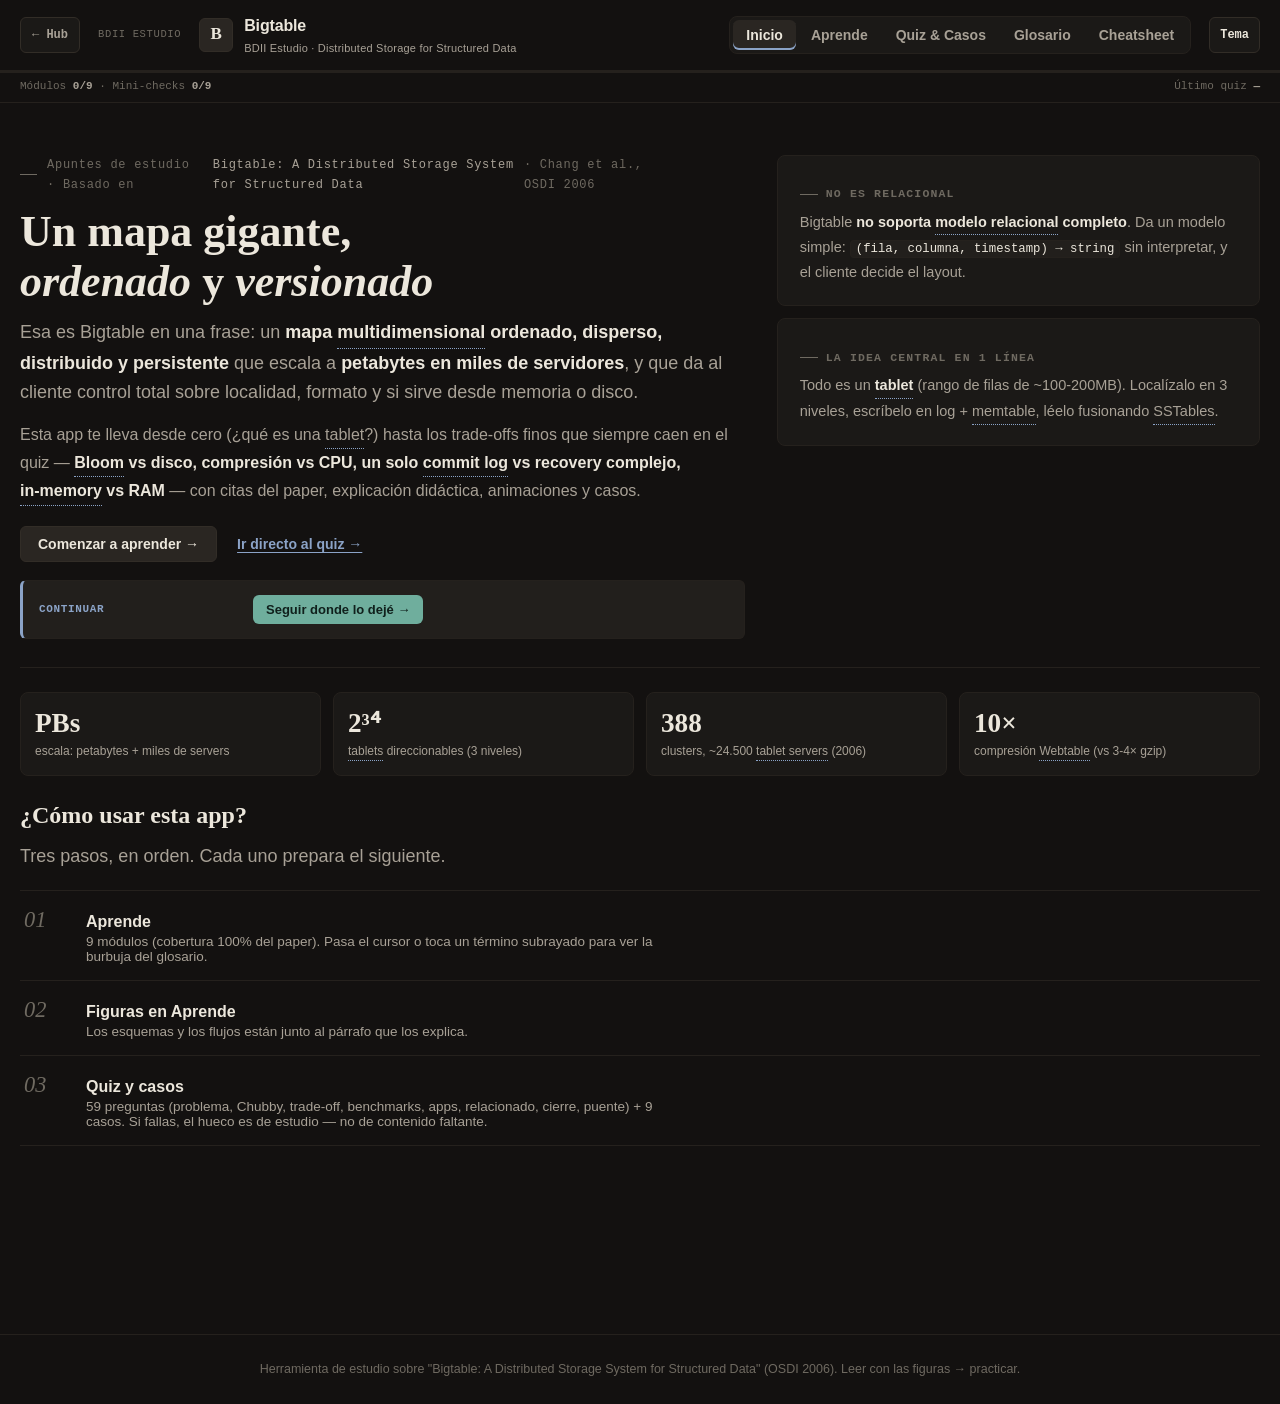
<file: papers/bigtable/bigtable_app.html>
<!DOCTYPE html>
<html lang="es">
<head>
<meta charset="UTF-8">
<meta name="viewport" content="width=device-width, initial-scale=1.0">
<title>Bigtable · BDII Estudio — Distributed Storage for Structured Data</title>
<style>
/* ============ ESTUDIO SUITE · design system v4 ("Study-desk editorial") ============
   Tesis: apuntes de curso compuestos como página editorial — titulares serif,
   datelines mono, reglas finas en vez de tarjetas, examen numerado, un solo
   azul tinta reservado a la acción. Ejes: density media · warmth cálida ·
   formality media-baja · energy quieta · ornament estructural · contrast alto.
   Offline: Georgia + sans/mono nativos (sin fuentes bloqueantes). Clases e ids
   intactos: el JS no cambia salvo iconos de módulo y flechas en tabs. */
:root{
  --bg:#131110; --bg2:#171514; --surface:#1b1917; --surface2:#221f1c; --surface3:#2a2622;
  --border:#322d27; --border-soft:#25211d;
  --text:#ece7dc; --muted:#a8a196; --dim:#6f6a61;
  --blue:#8ba3c7; --blue-soft:rgba(139,163,199,.12);
  --teal:#6fae9d; --teal-soft:rgba(111,174,157,.11);
  --orange:#c08d5c; --orange-soft:rgba(192,141,92,.11);
  --purple:#9d8ab8; --purple-soft:rgba(157,138,184,.11);
  --gold:#c2a05e; --gold-soft:rgba(194,160,94,.11);
  --pink:#b08396; --pink-soft:rgba(176,131,150,.11);
  --good:#74b18f; --bad:#c07f8c;
  --brand1:#8ba3c7; --brand2:#8ba3c7;
  --display:Georgia,'Palatino Linotype','Book Antiqua',Palatino,serif;
  --mono:ui-monospace,SFMono-Regular,Consolas,"Liberation Mono",Menlo,monospace;
  --sans:-apple-system,BlinkMacSystemFont,"Segoe UI",Roboto,"Helvetica Neue",Arial,sans-serif;
  --shadow:none;
  --shadow-sm:none;
  --radius:8px; --radius-sm:6px; --radius-xs:4px;
  --ring:0 0 0 2px rgba(139,163,199,.45);
}
*{box-sizing:border-box;}
html{scroll-behavior:smooth;}
body{
  margin:0; color:var(--text);
  font-family:var(--sans); line-height:1.7; font-size:16px;
  background:var(--bg);
  -webkit-font-smoothing:antialiased; text-rendering:optimizeLegibility;
}
body.light{
  --bg:#f4f1e9; --bg2:#ece6d5; --surface:#fbf9f2; --surface2:#f0e9d6; --surface3:#e3d8bf;
  --border:#d2c7a9; --border-soft:#e0d6bc;
  --text:#26241f; --muted:#5e594e; --dim:#948d7d;
  --blue:#3c5a86; --blue-soft:rgba(60,90,134,.09);
  --teal:#337065; --teal-soft:rgba(51,112,101,.09);
  --orange:#8f5f2b; --orange-soft:rgba(143,95,43,.09);
  --purple:#635183; --purple-soft:rgba(99,81,131,.09);
  --gold:#7d6a2e; --gold-soft:rgba(125,106,46,.10);
  --pink:#8f4f68; --pink-soft:rgba(143,79,104,.09);
  --good:#3c7a5d; --bad:#9c4a59;
  --shadow:0 1px 2px rgba(60,50,25,.08);
  --shadow-sm:0 1px 2px rgba(60,50,25,.06);
  background:var(--bg);
}
::selection{background:var(--border); color:var(--text);}
a{color:var(--blue); text-decoration:none; border-radius:3px;}
a:hover{text-decoration:underline;}
a:focus-visible, button:focus-visible, input:focus-visible{outline:none; box-shadow:var(--ring);}
::-webkit-scrollbar{width:11px; height:11px;}
::-webkit-scrollbar-thumb{background:var(--border); border-radius:8px; border:3px solid var(--bg);}
::-webkit-scrollbar-track{background:transparent;}
.skip-link{position:absolute; left:12px; top:-48px; z-index:100; background:var(--surface); color:var(--text); border:1px solid var(--border); border-radius:6px; padding:8px 14px; font-size:14px; font-weight:600; transition:top .15s ease; text-decoration:none;}
.skip-link:focus{top:12px;}

/* ============ HEADER / NAV ============ */
header{position:sticky; top:0; z-index:50; background:var(--bg); border-bottom:1px solid var(--border-soft);}
.topbar{max-width:1480px; margin:0 auto; padding:12px 20px; display:flex; align-items:center; gap:18px; flex-wrap:wrap;}
.brand{display:flex; align-items:center; gap:11px; font-weight:650; letter-spacing:-.01em; font-size:16px;}
.brand .logo{width:34px; height:34px; border-radius:6px; flex:0 0 auto; background:var(--surface3); border:1px solid var(--border); display:grid; place-items:center; font-weight:700; font-family:var(--display); font-size:17px; color:var(--text);}
.brand small{display:block; font-weight:500; font-size:11px; color:var(--muted); letter-spacing:.02em;}
.tabs{display:flex; gap:2px; margin-left:auto; flex-wrap:wrap; background:var(--surface); border:1px solid var(--border-soft); border-radius:8px; padding:3px;}
.tab{border:0; background:transparent; color:var(--muted); font-family:var(--sans); font-size:14px; font-weight:600; padding:7px 13px; border-radius:6px; cursor:pointer;}
.tab:hover{color:var(--text); background:var(--surface2);}
.tab.active{color:var(--text); background:var(--surface3); box-shadow:inset 0 -2px 0 var(--blue);}
.theme-btn{border:1px solid var(--border); background:var(--surface); color:var(--text); min-width:36px; height:36px; padding:0 10px; border-radius:6px; cursor:pointer; font-size:12px; font-weight:650; font-family:var(--mono); flex:0 0 auto;}
.theme-btn:hover{border-color:var(--dim);}
.hub-link{flex:0 0 auto; font-family:var(--mono); font-size:12px; font-weight:650; color:var(--muted); border:1px solid var(--border); background:var(--surface); padding:7px 11px; border-radius:6px; text-decoration:none; white-space:nowrap;}
.hub-link:hover{color:var(--text); border-color:var(--dim); text-decoration:none;}.suite-stamp{font-family:var(--mono);font-size:10.5px;letter-spacing:.06em;text-transform:uppercase;color:var(--dim);white-space:nowrap;}
.progress-track{height:3px; background:var(--border-soft);}
.progress-fill{height:100%; width:0; background:var(--blue); transition:width .4s ease;}

/* ============ LAYOUT / TYPE — escala 12 / 14 / 16 / 18 / 24 / 40 ============ */
main{max-width:1480px; margin:0 auto; padding:32px 20px 110px;}
.view{display:none;}
.view.active{display:block; animation:fadeUp .25s ease;}
@keyframes fadeUp{from{opacity:0;}to{opacity:1;}}
@keyframes pop{from{opacity:0;}to{opacity:1;}}
@keyframes animPulse{0%,100%{opacity:1;}50%{opacity:.55;}}
h1.title{font-family:var(--display); font-weight:700; font-size:clamp(2rem,4.4vw,2.75rem); margin:12px 0 12px; letter-spacing:0; line-height:1.12; text-wrap:balance;}
h1.title em{font-style:italic;}
h2{font-family:var(--display); font-weight:700; font-size:1.5rem; margin:0 0 12px; letter-spacing:0; line-height:1.25; text-wrap:balance;}
h3{font-family:var(--display); font-weight:700; font-size:1.15rem; margin:30px 0 10px; line-height:1.3;}
p{max-width:88ch; color:var(--muted); margin:0 0 13px; text-wrap:pretty;}
p strong, li strong, td strong{color:var(--text);}
ul, ol{color:var(--muted);}
.lede{font-size:1.125rem; color:var(--muted); max-width:84ch; line-height:1.65;}
.dateline{display:flex; align-items:center; gap:10px; font-family:var(--mono); font-size:12px; letter-spacing:.06em; color:var(--dim); margin:0 0 4px;}
.dateline::before{content:""; width:26px; height:1px; background:var(--dim);}
.dateline cite{font-style:normal; color:var(--muted);}
.kicker{display:inline-flex; align-items:center; gap:8px; font-family:var(--mono); font-size:11.5px; letter-spacing:.1em; text-transform:uppercase; color:var(--dim); font-weight:700;}
.kicker::before{content:""; width:18px; height:1px; background:var(--dim);}

.card{background:var(--surface); border:1px solid var(--border-soft); border-radius:var(--radius); padding:20px 22px; margin:14px 0;}
.card.accent-blue, .card.accent-teal, .card.accent-orange, .card.accent-purple, .card.accent-gold, .card.accent-pink{border-left:1px solid var(--border-soft);}
.callout{position:relative; border-radius:6px; padding:13px 16px 13px 48px; margin:16px 0; font-size:14px; max-width:96ch; background:var(--surface2); border:1px solid var(--border-soft); border-left:3px solid var(--dim);}
.callout::before{display:grid; place-items:center; width:24px; height:24px; border-radius:6px; position:absolute; left:12px; top:13px; font-size:13px; font-weight:700; background:var(--surface3); border:1px solid var(--border);}
.callout .lbl{font-family:var(--mono); font-size:10.5px; text-transform:uppercase; letter-spacing:.08em; margin-bottom:5px; font-weight:700; color:var(--dim);}
.callout.info{border-left-color:var(--blue);} .callout.info .lbl{color:var(--blue);} .callout.info::before{content:"i"; color:var(--blue); font-family:var(--sans); font-style:normal;}
.callout.tip{border-left-color:var(--teal);} .callout.tip .lbl{color:var(--teal);} .callout.tip::before{content:"✓"; color:var(--teal);}
.callout.warn{border-left-color:var(--orange);} .callout.warn .lbl{color:var(--orange);} .callout.warn::before{content:"!"; color:var(--orange);}
.callout.err{border-left-color:var(--bad);} .callout.err .lbl{color:var(--bad);} .callout.err::before{content:"×"; color:var(--bad);}
.callout.dark{background:var(--surface2);}
.trade{background:var(--surface2); border:1px solid var(--border-soft); border-left:3px solid var(--gold); border-radius:6px; padding:12px 15px; margin:14px 0; font-size:14px; max-width:96ch; color:var(--muted);}
.trade b{color:var(--text);}
.trade b:first-child{color:var(--text);}

code{font-family:var(--mono); font-size:.85em; background:var(--surface2); border:1px solid var(--border-soft); padding:1px 5px; border-radius:4px; color:var(--text);}
pre{background:#100f0e; color:#d8d5cf; padding:16px 18px; border-radius:4px; overflow-x:auto; font-family:var(--mono); font-size:12.5px; line-height:1.7; max-width:100%; border:1px solid var(--border-soft);}
body.light pre{background:#26241f; color:#e2ded6;}
pre code{background:none; border:0; padding:0; color:inherit; font-size:inherit;}
.kw{color:#c8b88a;} .str{color:#93b898;} .cmt{color:#6e6e76;} .fn{color:#9db4d0;} .op{color:#b39ec4;}

table{border-collapse:separate; border-spacing:0; width:100%; margin:14px 0; font-size:13.5px; border:1px solid var(--border-soft); border-radius:4px; overflow:hidden;}
th,td{padding:9px 12px; text-align:left; vertical-align:top; border-bottom:1px solid var(--border-soft);}
th{background:var(--surface2); font-weight:650; color:var(--text); font-size:12.5px;}
tr:last-child th, tr:last-child td{border-bottom:0;}
tbody tr:hover td{background:var(--surface2);}
tr:nth-child(even) td{background:color-mix(in srgb, var(--surface2) 50%, transparent);}
table, .score-chip, .step-counter{font-variant-numeric:tabular-nums;}

.pill{display:inline-block; padding:2px 10px; border-radius:999px; font-size:11.5px; font-weight:650; font-family:var(--mono); border:1px solid var(--border);}
.pill.blue{background:var(--blue-soft); color:var(--blue); border-color:transparent;}
.pill.teal{background:var(--teal-soft); color:var(--teal); border-color:transparent;}
.pill.orange{background:var(--orange-soft); color:var(--orange); border-color:transparent;}
.pill.purple{background:var(--purple-soft); color:var(--purple); border-color:transparent;}
.pill.gold{background:var(--gold-soft); color:var(--gold); border-color:transparent;}

.btn{display:inline-flex; align-items:center; gap:8px; border:1px solid var(--border); cursor:pointer; background:var(--surface3); color:var(--text); font-weight:600; font-size:14px; font-family:var(--sans); padding:9px 17px; border-radius:var(--radius-sm);}
.btn:hover{border-color:var(--dim); filter:brightness(1.1);}
.btn:active{transform:none;}
.btn:disabled{opacity:.45; cursor:default;}
.btn.ghost{background:var(--surface2); color:var(--text); border-color:var(--border-soft);}
.btn.ghost:hover{border-color:var(--dim);}
.btn.teal{background:var(--teal); border-color:transparent; color:#10201c;}
body.light .btn.teal{color:#fbf9f3;}
.btn.teal:hover{filter:brightness(.94);}
.btn.playing{background:var(--gold); border-color:transparent; color:#1a1408;}
.btn.small{padding:6px 12px; font-size:13px;}
.linklike{background:none; border:0; padding:9px 4px; cursor:pointer; color:var(--blue); font-family:var(--sans); font-size:14px; font-weight:600; text-decoration:underline; text-underline-offset:3px; text-decoration-thickness:1px;}
.linklike:hover{filter:brightness(1.15);}
.controls .btn.seg-on{border-color:var(--teal); color:var(--teal);}

/* ============ HERO (editorial: dateline, titular, una acción) ============ */
.hero{display:grid; grid-template-columns:1.5fr 1fr; gap:32px; align-items:start; padding:20px 0 8px; border-bottom:1px solid var(--border-soft); padding-bottom:28px;}
.hero-cards{display:grid; gap:12px;}
.hero-cta{display:flex; gap:16px; align-items:center; flex-wrap:wrap; margin-top:20px;}
.stat-grid{display:grid; grid-template-columns:repeat(4,1fr); gap:12px; margin:24px 0;}
.stat{background:var(--surface); border:1px solid var(--border-soft); border-radius:var(--radius); padding:16px 14px 14px; text-align:left;}
.stat .n{font-family:var(--display); font-size:1.7rem; font-weight:700; color:var(--text); font-variant-numeric:tabular-nums; line-height:1.1;}
.stat .l{font-size:12px; color:var(--muted); margin-top:4px; line-height:1.5;}
.path{list-style:none; margin:18px 0; padding:0; border-top:1px solid var(--border-soft);}
.path li{border-bottom:1px solid var(--border-soft);}
.path-step{display:flex; gap:18px; align-items:baseline; width:100%; text-align:left; background:none; border:0; padding:16px 4px; cursor:pointer; color:var(--text); font-family:var(--sans);}
.path-step:hover .path-t{color:var(--blue);}
.path-n{font-family:var(--display); font-style:italic; font-size:1.4rem; color:var(--dim); min-width:44px;}
.path-step:hover .path-n{color:var(--blue);}
.path-t{display:block; font-size:16px; font-weight:650; color:var(--text);}
.path-d{display:block; font-size:13.5px; color:var(--muted); margin-top:3px; max-width:80ch;}

/* ============ APRENDE ============ */
.aprende-layout{display:grid; grid-template-columns:220px minmax(0,1fr); gap:36px; align-items:start;}
.module-nav{position:sticky; top:78px; display:flex; flex-direction:column; gap:2px; background:var(--surface); border:1px solid var(--border-soft); border-radius:var(--radius); padding:6px;}
.module-link{display:flex; align-items:center; gap:10px; text-align:left; cursor:pointer; background:transparent; border:0; border-radius:6px; color:var(--muted); font-family:var(--sans); font-size:13.5px; font-weight:600; padding:8px 11px; border-left:2px solid transparent;}
.module-link:hover{background:var(--surface2); color:var(--text);}
.module-link.active{background:var(--surface2); color:var(--text); border-left-color:var(--blue);}
.module-link .idx{font-family:var(--mono); font-size:11px; color:var(--dim);}
.module-link.done .check{margin-left:auto; color:var(--good); font-size:13px; font-weight:700;}
.module-content{min-width:0;}
.module-content > h2{margin-top:4px;}
.done-banner{display:none; align-items:center; gap:10px; background:var(--surface2); border:1px solid var(--border-soft); border-left:3px solid var(--good); border-radius:6px; padding:9px 14px; margin-bottom:14px; color:var(--text); font-weight:600; font-size:14px;}
.module-pager{display:flex; justify-content:space-between; gap:12px; margin-top:24px; flex-wrap:wrap;}
.legend{display:flex; gap:10px; flex-wrap:wrap; margin:14px 0;}

/* ============ SVG figures ============ */
figure{margin:20px 0;}
figure svg{width:100%; height:auto; display:block; background:var(--surface); border:1px solid var(--border-soft); border-radius:4px;}
figure figcaption{font-size:14px; color:var(--muted); background:var(--surface); border:1px solid var(--border-soft); border-radius:6px; padding:9px 13px; margin-top:8px; font-family:var(--sans);}
figure figcaption span{color:var(--text);}
.tnode{font:600 13px var(--sans); fill:var(--text);}
.tedge{font:400 11px var(--mono); fill:var(--muted);}
svg text.svgcap{font:700 14px var(--sans); fill:var(--gold);}
svg .flow{stroke-dasharray:7 5; animation:dashmove 0.9s linear infinite;}
@keyframes dashmove{to{stroke-dashoffset:-12;}}
.controls{display:flex; gap:10px; flex-wrap:wrap; align-items:center; margin:12px 0;}
.controls label{cursor:pointer;}
input[type="checkbox"]{accent-color:var(--blue);}
input[type="range"]{-webkit-appearance:none; appearance:none; height:4px; border-radius:99px; background:var(--border); outline-offset:4px;}
input[type="range"]::-webkit-slider-thumb{-webkit-appearance:none; width:16px; height:16px; border-radius:50%; background:var(--text); border:none; cursor:pointer;}
input[type="range"]::-moz-range-thumb{width:16px; height:16px; border-radius:50%; background:var(--text); border:none; cursor:pointer;}

/* ============ ANIM feedback ============ */
.anim-status{display:flex; align-items:center; gap:12px; margin:14px 0 4px; flex-wrap:wrap;}
.status-badge{font-family:var(--mono); font-size:11.5px; font-weight:700; padding:3px 11px; border-radius:999px; background:var(--surface2); border:1px solid var(--border); color:var(--muted); white-space:nowrap;}
.status-badge.playing{color:var(--teal); border-color:var(--teal); animation:animPulse 1.4s ease-in-out infinite;}
.status-badge.paused{color:var(--gold); border-color:var(--gold);}
.status-badge.done{color:var(--good); border-color:var(--good);}
.anim-progress{flex:1; min-width:140px; height:6px; border-radius:999px; background:var(--surface2); overflow:hidden; border:1px solid var(--border-soft);}
.anim-progress-fill{height:100%; width:0; background:var(--blue); transition:width .4s ease;}
.step-counter{font-family:var(--mono); font-size:12px; color:var(--dim); min-width:52px; text-align:right;}
.narrator{background:var(--surface); border:1px solid var(--border-soft); border-left:3px solid var(--blue); border-radius:6px; padding:11px 15px; margin:10px 0; font-size:15px; line-height:1.65; color:var(--text); min-height:52px;}
.narrator b{color:var(--text);}

/* ============ QUIZ (examen numerado) ============ */
.quiz-toolbar{display:flex; gap:12px; align-items:center; flex-wrap:wrap; margin:14px 0;}
.score-chip{background:var(--surface); border:1px solid var(--border); border-radius:999px; padding:6px 14px; font-weight:650; font-family:var(--mono); font-size:13.5px; font-variant-numeric:tabular-nums;}
.question-card{background:var(--surface); border:1px solid var(--border-soft); border-radius:var(--radius); padding:20px 22px; margin:16px 0; scroll-margin-top:90px;}
.qmeta{display:flex; gap:8px; align-items:center; margin-bottom:10px; flex-wrap:wrap;}
.qmeta .qnum{font-family:var(--display); font-style:italic; font-size:15px; color:var(--dim);}
.qtag{font-family:var(--mono); font-size:11px; font-weight:700; padding:2px 9px; border-radius:999px; border:1px solid transparent;}
.qtext{font-size:16.5px; font-weight:650; margin-bottom:12px; color:var(--text); line-height:1.6;}
.opts{counter-reset:qa;}
.opt{position:relative; display:block; width:100%; text-align:left; cursor:pointer; font-family:var(--sans); background:var(--surface); border:1px solid var(--border-soft); color:var(--text); border-radius:6px; padding:10px 13px 10px 50px; margin:7px 0; font-size:14px; line-height:1.55;}
.opt::before{counter-increment:qa; content:counter(qa,upper-alpha); position:absolute; left:11px; top:50%; transform:translateY(-50%); width:26px; height:26px; display:grid; place-items:center; border-radius:6px; background:var(--surface2); border:1px solid var(--border); font-family:var(--mono); font-size:12px; font-weight:700; color:var(--dim);}
.opt:hover{border-color:var(--dim);}
.opt:hover::before{color:var(--text); border-color:var(--dim);}
.opt.correct{border-color:var(--good);}
.opt.correct::before{background:var(--good); border-color:var(--good); color:#0e1512;}
.opt.wrong{border-color:var(--bad);}
.opt.wrong::before{background:var(--bad); border-color:var(--bad); color:#fff;}
.opt:disabled{cursor:default;}
.opt:disabled:not(.correct):not(.wrong){opacity:.7;}
.explain{display:none; background:var(--surface2); border:1px solid var(--border-soft); border-left:3px solid var(--teal); border-radius:0 6px 6px 0; padding:13px 15px; margin-top:11px; font-size:13.5px; color:var(--muted);}
.explain.show{display:block; animation:pop .2s ease;}
.explain .why{font-weight:700; color:var(--text);}
.quiz-result{display:none; text-align:center; padding:30px; background:var(--surface); border-radius:var(--radius); border:1px solid var(--border-soft); margin:20px 0;}
.quiz-result.show{display:block; animation:pop .25s ease;}
.big-score{font-family:var(--display); font-size:3.2rem; font-weight:700; color:var(--text); font-variant-numeric:tabular-nums; line-height:1;}
.grade-bar{height:10px; border-radius:999px; background:var(--surface2); border:1px solid var(--border-soft); overflow:hidden; margin:14px auto; max-width:420px;}
.grade-fill{height:100%; width:0; border-radius:999px; background:var(--blue); transition:width .6s ease;}
.case-card{background:var(--surface); border:1px solid var(--border-soft); border-radius:var(--radius); padding:20px 22px; margin:18px 0; scroll-margin-top:90px;}
.case-card h3{margin-top:6px;}
.case-step{background:var(--surface2); border:1px solid var(--border-soft); border-radius:6px; padding:12px 15px; margin:10px 0; font-size:14px;}
.hint-btn{font-family:var(--mono); font-size:12.5px;}
.reveal-btn{margin-top:6px;}

/* ============ GLOSARIO ============ */
.glossary-search{width:100%; max-width:480px; background:var(--surface); border:1px solid var(--border); color:var(--text); font-family:var(--sans); font-size:14.5px; padding:11px 15px 11px 40px; border-radius:6px; margin:12px 0 8px; background-image:url("data:image/svg+xml,%3Csvg xmlns='http://www.w3.org/2000/svg' width='15' height='15' viewBox='0 0 24 24' fill='none' stroke='%236f6a61' stroke-width='2.2' stroke-linecap='round'%3E%3Ccircle cx='11' cy='11' r='7'/%3E%3Cpath d='M20 20l-3.5-3.5'/%3E%3C/svg%3E"); background-repeat:no-repeat; background-position:13px center;}
.glossary-search:focus{border-color:var(--blue); box-shadow:var(--ring); outline:none;}
.glossary-search::placeholder{color:var(--dim);}
.gloss-term{background:var(--surface); border:1px solid var(--border-soft); border-radius:6px; padding:15px 17px; margin:10px 0; border-left:2px solid transparent;}
.gloss-term:hover{border-left-color:var(--dim);}
.gloss-term h3{margin:0 0 5px; font-size:15.5px;}
.gloss-term .def{color:var(--muted); font-size:14px;}

/* ============ CHEATSHEET ============ */
#cheatsheetContent{display:grid; grid-template-columns:1fr 1fr; gap:0 14px; align-items:start;}
#cheatsheetContent .card{margin:7px 0;}
#cheatsheetContent .card:first-child{grid-column:1 / -1;}

footer{margin-top:60px; padding:24px 20px; border-top:1px solid var(--border-soft); text-align:center; color:var(--dim); font-size:12.5px;}

@media(max-width:860px){
  body{font-size:15.5px;}
  .hero{grid-template-columns:1fr;}
  .stat-grid{grid-template-columns:repeat(2,1fr);}
  .path-step{padding:14px 2px;}
  #cheatsheetContent{grid-template-columns:1fr;}
  .aprende-layout{grid-template-columns:1fr;}
  .module-nav{position:static; flex-direction:row; overflow-x:auto; padding:6px; scrollbar-width:thin;}
  .module-link{white-space:nowrap; border-left:0; border-bottom:2px solid transparent; border-radius:0;}
  .module-link.active{border-bottom-color:var(--blue);}
  h1.title{font-size:1.7rem;}
  .tabs{margin-left:0;}
  table{display:block; overflow-x:auto;}
}
@media print{
  header, .hub-link, .suite-stamp, .tabs, .theme-btn, .progress-track, .controls, .anim-status, .narrator, .quiz-toolbar, #glossarySearch, .module-pager, .theme-btn, .module-nav, footer{display:none !important;}
  body{background:#fff;}
  main{max-width:100%; padding:0;}
  .view{display:none !important;}
  #view-cheatsheet{display:block !important;}
  #cheatsheetContent{display:grid; grid-template-columns:1fr 1fr; gap:8px;}
  #cheatsheetContent .card{box-shadow:none; break-inside:avoid; border:1px solid #999; margin:4px 0; padding:10px 12px;}
}
@media (prefers-reduced-motion: reduce){
  html{scroll-behavior:auto;}
  *, *::before, *::after{animation-duration:.01ms !important; animation-iteration-count:1 !important; transition-duration:.01ms !important;}
  svg .flow{animation:none;}
}


/* ============ GLOSSARY TIP BUBBLES (Study-desk speech) ============ */
.tip-term{position:relative; cursor:help; border-bottom:1.5px dotted var(--blue); color:inherit; font-weight:650; background:transparent; padding:0; margin:0; font:inherit; display:inline; border-radius:0; border-top:0; border-left:0; border-right:0;}
.tip-term:hover, .tip-term:focus-visible, .tip-term.is-open{border-bottom-color:var(--gold); color:var(--gold);}
.tip-term:focus-visible{outline:none; box-shadow:none;}
.tip-bubble{position:absolute; z-index:80; left:50%; bottom:calc(100% + 10px); transform:translateX(-50%); width:min(340px, 78vw); padding:12px 14px; background:var(--surface2); color:var(--text); border:1px solid var(--border); border-radius:10px 10px 10px 4px; box-shadow:0 8px 24px rgba(0,0,0,.28); font-family:var(--sans); font-size:13px; font-weight:500; line-height:1.55; text-align:left; opacity:0; visibility:hidden; pointer-events:none; transition:opacity .15s ease, visibility .15s ease;}
.tip-bubble::after{content:""; position:absolute; left:50%; bottom:-7px; transform:translateX(-50%) rotate(45deg); width:12px; height:12px; background:var(--surface2); border-right:1px solid var(--border); border-bottom:1px solid var(--border);}
.tip-bubble .tip-k{display:block; font-family:var(--mono); font-size:11px; letter-spacing:.04em; text-transform:uppercase; color:var(--blue); margin-bottom:4px;}
.tip-bubble .tip-ref{display:block; margin-top:6px; font-size:11.5px; color:var(--dim);}
.tip-term:hover .tip-bubble, .tip-term:focus-within .tip-bubble, .tip-term.is-open .tip-bubble{opacity:1; visibility:visible; pointer-events:auto;}
.tip-term.tip-below .tip-bubble{bottom:auto; top:calc(100% + 10px); border-radius:4px 10px 10px 10px;}
.tip-term.tip-below .tip-bubble::after{bottom:auto; top:-7px; border-right:0; border-bottom:0; border-left:1px solid var(--border); border-top:1px solid var(--border);}
@media (hover:none){
  .tip-term:hover .tip-bubble{opacity:0; visibility:hidden;}
  .tip-term.is-open .tip-bubble{opacity:1; visibility:visible; pointer-events:auto;}
}
@media print{ .tip-bubble{display:none !important;} .tip-term{border-bottom:none; font-weight:inherit;} }

/* ============ STUDY UX v5 (resume / TOC / quiz modes / comfort) ============ */
.progress-meta{display:flex; justify-content:space-between; gap:10px; align-items:center; max-width:1480px; margin:0 auto; padding:4px 20px 6px; font-family:var(--mono); font-size:11px; color:var(--dim); flex-wrap:wrap;}
.progress-meta b{color:var(--muted); font-weight:650;}
.continue-card{margin:18px 0 0; padding:14px 16px; background:var(--surface2); border:1px solid var(--border-soft); border-left:3px solid var(--blue); border-radius:6px; display:flex; gap:14px; align-items:center; flex-wrap:wrap;}
.continue-card .cc-label{font-family:var(--mono); font-size:11px; letter-spacing:.06em; text-transform:uppercase; color:var(--blue); font-weight:700;}
.continue-card .cc-detail{font-size:14px; color:var(--muted); flex:1; min-width:200px;}
.continue-card .cc-detail strong{color:var(--text);}
.module-outline{position:sticky; top:78px; z-index:5; display:flex; gap:6px; flex-wrap:wrap; padding:8px 0 10px; margin:0 0 8px; background:linear-gradient(var(--bg) 70%, transparent); border-bottom:1px solid var(--border-soft);}
.module-outline a{font-family:var(--mono); font-size:11px; font-weight:650; color:var(--muted); text-decoration:none; padding:4px 9px; border-radius:999px; border:1px solid var(--border-soft); background:var(--surface); white-space:nowrap;}
.module-outline a:hover{color:var(--text); border-color:var(--dim); text-decoration:none;}
.module-content h2, .module-content h3, .module-content .trade{scroll-margin-top:130px;}
.module-chip{font-family:var(--mono); font-size:11px; font-weight:700; color:var(--dim); margin:0 0 8px;}
.module-content.reading-mode{line-height:1.85;}
.module-content.reading-mode p, .module-content.reading-mode .lede{max-width:72ch; font-size:1.05em;}
.anim-learn-link{margin-top:10px; font-size:13px;}
.seg-tabs{display:flex; gap:4px; flex-wrap:wrap; margin:10px 0 4px; background:var(--surface); border:1px solid var(--border-soft); border-radius:8px; padding:3px; width:fit-content;}
.seg-tab{border:0; background:transparent; color:var(--muted); font-family:var(--sans); font-size:13.5px; font-weight:600; padding:7px 14px; border-radius:6px; cursor:pointer;}
.seg-tab:hover{color:var(--text); background:var(--surface2);}
.seg-tab.active{color:var(--text); background:var(--surface3); box-shadow:inset 0 -2px 0 var(--blue);}
.quiz-panel, .cases-panel{display:none;}
.quiz-panel.active, .cases-panel.active{display:block;}
.quiz-modes, .quiz-filters, .quiz-page-ctl{display:flex; gap:6px; align-items:center; flex-wrap:wrap;}
.quiz-modes .btn.seg-on, .quiz-filters .btn.seg-on, .quiz-page-ctl .btn.seg-on{border-color:var(--blue); color:var(--blue);}
.quiz-nav{display:flex; gap:10px; align-items:center; justify-content:space-between; flex-wrap:wrap; margin:14px 0;}
.quiz-map{display:flex; gap:4px; flex-wrap:wrap; max-width:100%;}
.quiz-map button{width:28px; height:28px; border-radius:6px; border:1px solid var(--border-soft); background:var(--surface); color:var(--dim); font-family:var(--mono); font-size:11px; font-weight:700; cursor:pointer; padding:0;}
.quiz-map button:hover{border-color:var(--dim); color:var(--text);}
.quiz-map button.answered{background:var(--blue-soft); color:var(--blue); border-color:transparent;}
.quiz-map button.wrong{background:var(--pink-soft); color:var(--bad);}
.quiz-map button.correct{background:var(--teal-soft); color:var(--good);}
.quiz-map button.current{box-shadow:var(--ring);}
.quiz-remediation{text-align:left; margin:16px auto 0; max-width:640px;}
.quiz-remediation a{display:inline-block; margin:3px 6px 3px 0; font-size:13px;}
.tip-bubble .tip-gloss{display:inline-block; margin-top:8px; font-family:var(--mono); font-size:11px; font-weight:700; color:var(--blue); cursor:pointer; border:0; background:none; padding:0; text-decoration:underline; text-underline-offset:2px;}
.tip-term.tip-left .tip-bubble{left:0; transform:none;}
.tip-term.tip-right .tip-bubble{left:auto; right:0; transform:none;}
body.light .module-outline{background:linear-gradient(var(--bg) 70%, transparent);}
@media(max-width:860px){
  .module-outline{position:static; top:auto;}
}
@media print{
  .continue-card, .seg-tabs, .quiz-modes, .quiz-filters, .quiz-page-ctl, .quiz-nav, .module-outline, .module-chip, .progress-meta, .anim-learn-link, .print-hint{display:none !important;}
  @page{margin:12mm;}
}

</style>
  <link rel="stylesheet" href="../../assets/learn-stage.css">
</head>
<body><a class="skip-link" href="#main">Saltar al contenido</a>
<header>
  <div class="topbar">
    <a class="hub-link" href="../../index.html">← Hub</a><span class="suite-stamp">BDII Estudio</span>
    <div class="brand"><div class="logo">B</div><div><div>Bigtable</div>
        <small>BDII Estudio · Distributed Storage for Structured Data</small></div></div>
    <nav class="tabs" id="tabs" role="tablist" aria-label="Vistas de estudio">
      <button class="tab active" role="tab" aria-selected="true" data-view="inicio">Inicio</button>
      <button class="tab" role="tab" aria-selected="false" data-view="aprende">Aprende</button>
      <button class="tab" role="tab" aria-selected="false" data-view="quiz">Quiz & Casos</button>
      <button class="tab" role="tab" aria-selected="false" data-view="glosario">Glosario</button>
      <button class="tab" role="tab" aria-selected="false" data-view="cheatsheet">Cheatsheet</button>
    </nav>
    <button type="button" class="theme-btn" id="themeBtn" title="Cambiar tema" aria-label="Cambiar tema">Tema</button>
  </div>
  <div class="progress-track"><div class="progress-fill" id="progressFill"></div></div>
  <div class="progress-meta" id="progressMeta"><span id="progressLabel">Módulos 0/9</span><span id="progressQuizHint"></span></div>
</header>
<main id="main">
<section id="view-inicio" class="view active">
  <div class="hero">
    <div>
      <p class="dateline">Apuntes de estudio · Basado en <cite>Bigtable: A Distributed Storage System for Structured Data</cite> · Chang et al., OSDI 2006</p>
      <h1 class="title">Un mapa gigante, <em>ordenado</em> y <em>versionado</em></h1>
      <p class="lede">Esa es Bigtable en una frase: un <strong>mapa multidimensional ordenado, disperso, distribuido y persistente</strong> que escala a <strong>petabytes en miles de servidores</strong>, y que da al cliente control total sobre localidad, formato y si sirve desde memoria o disco.</p>
      <p>Esta app te lleva desde cero (¿qué es una tablet?) hasta los trade-offs finos que siempre caen en el quiz — <strong>Bloom vs disco, compresión vs CPU, un solo commit log vs recovery complejo, in-memory vs RAM</strong> — con citas del paper, explicación didáctica, animaciones y casos.</p>
      <div class="hero-cta">
        <button class="btn" onclick="go('aprende')">Comenzar a aprender →</button>
        <button class="linklike" onclick="go('quiz')">Ir directo al quiz →</button>
      </div>
      <div class="continue-card" id="continueCard" hidden>
        <div>
          <div class="cc-label">Continuar</div>
          <div class="cc-detail" id="continueDetail"></div>
        </div>
        <button class="btn teal small" id="continueBtn" type="button">Seguir donde lo dejé →</button>
      </div>
    </div>
    <div class="hero-cards">
      <div class="card accent-blue" style="margin:0;"><div class="kicker">No es relacional</div><p style="margin:6px 0 0; font-size:14.5px;">Bigtable <strong>no soporta modelo relacional completo</strong>. Da un modelo simple: <code>(fila, columna, timestamp) → string</code> sin interpretar, y el cliente decide el layout.</p></div>
      <div class="card accent-teal" style="margin:0;"><div class="kicker">La idea central en 1 línea</div><p style="margin:6px 0 0; font-size:14.5px;">Todo es un <strong>tablet</strong> (rango de filas de ~100-200MB). Localízalo en 3 niveles, escríbelo en log + memtable, léelo fusionando SSTables.</p></div>
    </div>
  </div>
  <div class="stat-grid">
    <div class="stat"><div class="n">PBs</div><div class="l">escala: petabytes + miles de servers</div></div>
    <div class="stat"><div class="n">2³⁴</div><div class="l">tablets direccionables (3 niveles)</div></div>
    <div class="stat"><div class="n">388</div><div class="l">clusters, ~24.500 tablet servers (2006)</div></div>
    <div class="stat"><div class="n">10×</div><div class="l">compresión Webtable (vs 3-4× gzip)</div></div>
  </div>
  <h2>¿Cómo usar esta app?</h2>
  <p class="lede">Tres pasos, en orden. Cada uno prepara el siguiente.</p>
  <ol class="path">
    <li><button class="path-step" onclick="go('aprende')"><span class="path-n">01</span><span><span class="path-t">Aprende</span><span class="path-d">9 módulos (cobertura 100% del paper). Pasa el cursor o toca un término subrayado para ver la burbuja del glosario.</span></span></button></li>
    <li><button class="path-step" onclick="go('aprende')"><span class="path-n">02</span><span><span class="path-t">Figuras en Aprende</span><span class="path-d">Los esquemas y los flujos están junto al párrafo que los explica.</span></span></button></li>
    <li><button class="path-step" onclick="go('quiz')"><span class="path-n">03</span><span><span class="path-t">Quiz y casos</span><span class="path-d">59 preguntas (problema, Chubby, trade-off, benchmarks, apps, relacionado, cierre, puente) + 9 casos. Si fallas, el hueco es de estudio — no de contenido faltante.</span></span></button></li>
  </ol>
</section>
<section id="view-aprende" class="view">
  <span class="kicker">Ruta de aprendizaje</span>
  <h2>Aprende Bigtable desde cero</h2>
  <p class="lede">Sigue los módulos en orden. Los términos del glosario aparecen con <strong>subrayado punteado</strong>: hover o tap abre la burbuja. Los <strong>Trade-off</strong> son los que más caen en el quiz.</p>
  <div class="aprende-layout"><nav class="module-nav" id="moduleNav"></nav><div class="module-content" id="moduleContent"></div></div>
</section>
<section id="view-quiz" class="view">
  <span class="kicker">Comprueba tu aprendizaje</span>
  <h2>Quiz y casos</h2>
  <p class="lede">Las marcadas con <span class="pill gold">trade-off</span> preguntan <strong>qué se gana y qué se pierde</strong>. Usa Estudio (feedback ya), Examen (nota al final) o Solo falladas.</p>
  <div class="seg-tabs" role="tablist" aria-label="Quiz o casos">
    <button type="button" class="seg-tab active" id="tabQuizPanel" data-panel="quiz">Preguntas</button>
    <button type="button" class="seg-tab" id="tabCasesPanel" data-panel="cases">Casos</button>
  </div>
  <div class="quiz-panel active" id="quizPanel">
    <div class="quiz-toolbar">
      <span class="score-chip" id="scoreChip">0 / 0 correctas</span>
      <div class="quiz-modes" id="quizModes">
        <button type="button" class="btn ghost small seg-on" data-mode="study">Estudio</button>
        <button type="button" class="btn ghost small" data-mode="exam">Examen</button>
        <button type="button" class="btn ghost small" data-mode="wrong">Solo falladas</button>
      </div>
      <div class="quiz-filters" id="quizFilters"></div>
      <div class="quiz-page-ctl" id="quizPageCtl">
        <span style="font-size:12px;color:var(--dim);font-family:var(--mono);">Vista</span>
        <button type="button" class="btn ghost small" data-page="1">1</button>
        <button type="button" class="btn ghost small" data-page="5">5</button>
        <button type="button" class="btn ghost small seg-on" data-page="all">Todas</button>
      </div>
      <button class="btn ghost small" type="button" onclick="quiz.reset()">Reiniciar</button>
    </div>
    <div class="quiz-nav" id="quizNav" hidden>
      <button type="button" class="btn ghost small" id="quizPrev">← Anterior</button>
      <div class="quiz-map" id="quizMap"></div>
      <button type="button" class="btn ghost small" id="quizNext">Siguiente →</button>
    </div>
    <div id="quizContainer"></div>
    <div class="quiz-result" id="quizResult">
      <div class="big-score" id="quizPercent">0%</div>
      <div class="grade-bar"><div class="grade-fill" id="gradeFill"></div></div>
      <p id="quizMsg" style="text-align:center; margin:0 auto;"></p>
      <div class="quiz-remediation" id="quizRemediation"></div>
    </div>
  </div>
  <div class="cases-panel" id="casesPanel">
    <h2 style="margin-top:8px;">Casos prácticos</h2>
    <p class="lede">Intenta resolver antes de ver la solución. Pistas y soluciones se guardan en este dispositivo.</p>
    <div id="casesContainer"></div>
  </div>
</section>
<section id="view-glosario" class="view">
  <span class="kicker">Referencia rápida</span>
  <h2>Glosario bilingüe</h2>
  <p class="lede">Misma fuente que las burbujas del Aprende. Escribe para filtrar (ej: bloom, compaction, Boxwood).</p>
  <input class="glossary-search" id="glossarySearch" type="text" placeholder="Filtra por término o definición (ej: bloom, compaction, tablet)…">
  <div id="glossaryList"></div>
</section>
<section id="view-cheatsheet" class="view">
  <span class="kicker">Repaso de último minuto</span>
  <h2>Cheatsheet</h2>
  <p class="lede">Todo lo esencial en una página. Ideal para imprimir o guardar PDF antes del quiz.</p>
  <div class="hero-cta print-hint" style="margin:10px 0 16px;">
    <button type="button" class="btn teal small" onclick="window.print()">Imprimir / Guardar PDF</button>
    <span style="font-size:13px;color:var(--dim);">Esta pestaña ya está activa — Ctrl+P también funciona.</span>
  </div>
  <div id="cheatsheetContent"></div>
</section>
</main>
<footer>Herramienta de estudio sobre "Bigtable: A Distributed Storage System for Structured Data" (OSDI 2006). Leer con las figuras → practicar.</footer>
<script>
const MODULES = [
{ id:'m0', tag:'Módulo 0', accent:'gold', title:'El problema: datos estructurados a petabytes',
summary:'Qué es Bigtable, qué problema resuelve, sus 4 objetivos y por qué no es RDBMS ni Redis.',
html: `
<p class="lede">Google tenía 60+ productos (Analytics, Finance, Earth, Orkut, Search…) con demandas opuestas: de batch throughput a serving con latencia. Necesitaba <strong>wide applicability + scalability + high performance + high availability</strong> en un solo sistema.</p>
<div class="callout info"><div class="lbl">Cita del paper · Abstract + §1, p.1</div>"Bigtable is a distributed storage system for managing structured data that is designed to scale to a very large size: <strong>petabytes of data across thousands of commodity servers</strong>."<br>"Bigtable <strong>does not support a full relational data model</strong>; instead, it provides clients with a <strong>simple data model that supports dynamic control over data layout and format</strong>."</div>
<p><strong>Traducción didáctica:</strong> "relacional completo" = tablas + SQL + joins + transacciones generales. Bigtable renuncia a eso a cambio de <strong>escala y flexibilidad de layout</strong>. El dato se guarda como <strong>strings sin interpretar</strong> (el cliente serializa lo que quiera) y el cliente controla la <strong>localidad</strong> (qué queda junto en disco) con el diseño de row keys, y si sirve de <strong>memoria o disco</strong> con parámetros de schema.</p>
<div class="trade"><b>Trade-off 0 · Renunciar al modelo relacional.</b> Ganas: escala horizontal, control de localidad, throughput masivo. Pierdes: joins, SQL declarativo, transacciones multi-fila. Si tu app los necesita, Bigtable te obliga a implementarlos arriba.</div>
<h3>Qué es Bigtable (en 30 segundos)</h3>
<div class="callout info"><div class="lbl">Cita del paper §1, p.1</div>"Over the last two and a half years we have designed, implemented, and deployed a distributed storage system for managing structured data at Google called Bigtable. Bigtable is designed to <strong>reliably scale to petabytes of data and thousands of machines</strong>."</div>
<p><strong>Traducción didáctica:</strong> Bigtable es un <strong>servicio de almacenamiento de Google</strong> (no un producto que tú instalas): guardas datos estructurados o semi-estructurados en <strong>tablas enormes</strong> que se reparten solas entre miles de servidores. Piénsalo como un <strong>diccionario gigante ordenado por clave</strong>, donde cada entrada tiene además columnas y versiones por tiempo. No hay SQL: tú lees y escribes por <strong>fila</strong> o por <strong>rango de filas</strong>. Se diseñó y desplegó en ~2.5 años y a agosto de 2006 lo usaban más de 60 productos (Analytics, Finance, Orkut, Personalized Search, Writely, Earth…).</p>
<h3>La problemática: qué dolor resuelve</h3>
<div class="callout info"><div class="lbl">Cita del paper Abstract + §1, p.1</div>"These applications place <strong>very different demands</strong> on Bigtable, both in terms of <strong>data size</strong> (from URLs to web pages to satellite imagery) and <strong>latency requirements</strong> (from backend bulk processing to real-time data serving)."<br>"The Bigtable clusters ... span a wide range of configurations, <strong>from a handful to thousands of servers</strong>, and store <strong>up to several hundred terabytes</strong> of data."</div>
<ul style="color:var(--muted);">
<li><strong>Un solo sistema, cargas opuestas:</strong> batch orientado a throughput (MapReduce sobre todo el índice) <em>y</em> serving de baja latencia a usuarios finales. Un store por cada caso sería inmanejable.</li>
<li><strong>Tamaños muy distintos:</strong> celdas pequeñas (URLs) hasta grandes (páginas web, imágenes satelitales).</li>
<li><strong>Escala que rompe el modelo clásico:</strong> petabytes en miles de servidores commodity que fallan todo el tiempo. §1 reconoce que las <strong>bases de datos paralelas [14]</strong> y las <strong>bases de datos en memoria [13]</strong> ya lograron escala y rendimiento, pero con <strong>otra interfaz</strong>: lo que Google necesitaba era control de layout/localidad y un modelo más simple.</li>
<li><strong>Control del cliente:</strong> decidir <strong>qué datos quedan juntos</strong> (localidad vía row keys y locality groups) y <strong>si se sirve de memoria o de disco</strong> (parámetros de schema), cosa que un RDBMS opaco no deja ajustar así.</li>
</ul>
<div class="callout info"><div class="lbl">Cita del paper §11, p.13</div>"We have found that there are <strong>significant advantages to building our own storage solution</strong> at Google. We have gotten a substantial amount of flexibility from designing our own data model for Bigtable. In addition, our control over Bigtable's implementation, and the other Google infrastructure upon which Bigtable depends, means that we can <strong>remove bottlenecks and inefficiencies</strong> as they arise."</div>
<h3>Los cuatro objetivos (§1, p.1)</h3>
<div class="callout info"><div class="lbl">Cita del paper §1, p.1</div>"Bigtable has achieved several goals: <strong>wide applicability, scalability, high performance, and high availability</strong>."</div>
<table><tr><th>Objetivo</th><th>Qué significa</th><th>Cómo lo consigue (módulo)</th></tr>
<tr><td><strong>Wide applicability</strong> (aplicabilidad amplia)</td><td>Sirve a +60 productos con cargas muy distintas: batch vs latencia, bytes vs terabytes por tabla.</td><td>Modelo simple y flexible: bytes sin interpretar + control de layout (m1); Tabla 2 muestra tablas muy distintas (m6).</td></tr>
<tr><td><strong>Scalability</strong> (escalabilidad)</td><td>Petabytes y miles de máquinas; crecer <strong>añadiendo máquinas</strong> (§11).</td><td>Tablets por rango de filas + localización en 3 niveles (m4); +100× de throughput agregado de 1→500 servers (m6).</td></tr>
<tr><td><strong>High performance</strong> (alto rendimiento)</td><td>Decenas de miles de ops/s por servidor (§7).</td><td>Locality groups, in-memory, compresión, Scan/Block Cache, Bloom, group commit, SSTables inmutables (m5).</td></tr>
<tr><td><strong>High availability</strong> (alta disponibilidad)</td><td>Los datos siguen sirviéndose pese a fallas de servidores.</td><td>Reasignación rápida de tablets con locks de Chubby (m4), GFS replicado (m7), recovery sin replay y doble hilo de log (m5), replicación entre clusters (Personalized Search, m6).</td></tr></table>
<h3>Mapa del paper: qué sección vive en qué módulo</h3>
<table><tr><th>Paper</th><th>Tema</th><th>Módulo</th></tr>
<tr><td>Abstract + §1</td><td>Qué es, problema, objetivos, vs relacional</td><td>m0</td></tr>
<tr><td>§2</td><td>Modelo de datos (Fig.1)</td><td>m1</td></tr>
<tr><td>§3</td><td>API (Fig.2–3)</td><td>m2</td></tr>
<tr><td>§4</td><td>Building blocks: GFS, cluster mgmt, SSTable, Chubby</td><td>m3 (+ puente m7)</td></tr>
<tr><td>§5 (5.1–5.4)</td><td>Implementación: ubicación, asignación, serving, compactions (Fig.4–5)</td><td>m4 + compactions en m5/animación 3</td></tr>
<tr><td>§6</td><td>Refinamientos</td><td>m5</td></tr>
<tr><td>§7</td><td>Performance (Fig.6)</td><td>m6</td></tr>
<tr><td>§8</td><td>Aplicaciones reales (Tab.1–2)</td><td>m6</td></tr>
<tr><td>§9</td><td>Lecciones</td><td>m6</td></tr>
<tr><td>§10</td><td>Trabajo relacionado</td><td>m8</td></tr>
<tr><td>§11</td><td>Conclusiones</td><td>m8</td></tr></table>
<h3>Bigtable vs RDBMS tradicional vs Redis (contraste didáctico)</h3>
<div class="callout warn"><div class="lbl">Aviso: esto es explicación de clase, no cita del paper</div>El paper es de 2006 y <strong>no menciona Redis</strong> (que apareció después). Lo que sí dice el paper: Bigtable <strong>no es relacional</strong> (§1, §10), <strong>no es una DHT/key-value simple</strong> (§10) y se distingue de las <strong>bases de datos paralelas y en memoria</strong> (§1). La columna "Redis" es una analogía de clase con la categoría que el paper llama <em>main-memory databases</em> [13] [inferencia: Redis no está en el paper]; úsala solo para entender, no para citarla como afirmación del paper.</div>
<table><tr><th>Criterio (del paper)</th><th>RDBMS tradicional (Oracle RAC, DB2 PE; §10)</th><th>Redis / store en memoria (clase, no paper)</th><th>Bigtable (paper)</th></tr>
<tr><td><strong>Modelo de datos</strong></td><td>Relacional completo: tablas, SQL, joins (§1, §10)</td><td>Clave → valor/estructura simple, en RAM</td><td>Mapa sparse ordenado (fila, columna, tiempo) → bytes (§2)</td></tr>
<tr><td><strong>Transacciones</strong></td><td>Generales, multi-fila (§10)</td><td>Atomicidad por comando/clave en un nodo</td><td>Solo single-row; sin transacciones generales (§3, §9)</td></tr>
<tr><td><strong>Dónde viven los datos</strong></td><td>Disco compartido (RAC) o disco local por nodo (DB2 PE)</td><td>Principalmente <strong>memoria</strong>; disco opcional como respaldo</td><td>Disco en <strong>GFS</strong>; memoria por memtable, cachés e in-memory <strong>opcional</strong> por locality group (§4, §6)</td></tr>
<tr><td><strong>Escala</strong></td><td>Paralelas, pero con modelo relacional completo</td><td>Limitada por la RAM del cluster</td><td>Petabytes en miles de servidores commodity (§1, §8)</td></tr>
<tr><td><strong>Acceso por rango</strong></td><td>Índices y SQL</td><td>Típicamente por clave exacta</td><td>Filas <strong>ordenadas</strong> y particionadas en tablets: rangos cortos son baratos (§2)</td></tr>
<tr><td><strong>Quién decide localidad / memoria</strong></td><td>El optimizador y el DBA</td><td>Todo en RAM por diseño</td><td>El <strong>cliente</strong> (row keys + locality groups); §10: "we let the user tell us what data belongs in memory"</td></tr></table>
<p><strong>Por qué Bigtable NO es "eso" (razonado con criterios del paper):</strong></p>
<ul style="color:var(--muted);">
<li><strong>No es un RDBMS:</strong> no hay SQL, joins, ni transacciones multi-fila (§1, §3). A cambio escala a PB y deja controlar localidad. Quien venga del mundo relacional "puede no saber cómo usar bien" la interfaz (§11).</li>
<li><strong>No es un store en memoria como Redis:</strong> su verdad persistente está en <strong>SSTables + commit log sobre GFS</strong>; la RAM es un acelerador (memtable, cachés, locality group in-memory para datos pequeños y calientes). El paper mide la diferencia: <strong>random reads 1212/s desde disco vs 10811/s desde memoria</strong> por servidor (§7). Con cientos de TB no cabría todo en RAM.</li>
<li><strong>No es un key-value plano ni una DHT:</strong> §10 dice que ese modelo "is too limiting". Bigtable agrega columnas, familias, versiones y orden por fila.</li>
</ul>
<div class="trade"><b>Trade-off 20 · Disco + log (Bigtable) vs RAM primero (estilo Redis).</b> Ganas: capacidad de petabytes, durabilidad vía GFS y datos ordenados por rango. Pierdes: latencia de RAM pura salvo en locality groups in-memory o caché (1212 vs 10811 reads/s en §7). Cuándo conviene: datasets enormes con lecturas por rango y escritura masiva; si todo cabe en RAM y solo hay acceso por clave, la analogía de clase sugiere un store en memoria (clase, no paper).</div>
<div class="callout warn"><div class="lbl">Error común</div>Decir que Bigtable "es una base de datos relacional". No: <strong>se parece en implementación</strong> (estrategias de DBs paralelas / in-memory) pero la <strong>interfaz es distinta</strong>.</div>
`,
mini:{q:'¿Qué NO ofrece Bigtable según el paper?', opts:['Escala a petabytes','Modelo relacional completo','Control de localidad por el cliente','Servir de memoria o disco'], a:1, why:'El paper lo dice explícito: no hay modelo relacional completo; a cambio hay control de layout, formato y localidad.'} },
{ id:'m1', tag:'Módulo 1', accent:'blue', title:'Modelo de datos: (fila, columna, tiempo) → string',
summary:'El mapa ordenado disperso + filas, familias de columnas y timestamps con GC.',
html: `
<p class="lede">Todo Bigtable es un <strong>mapa multidimensional ordenado, disperso, distribuido y persistente</strong>.</p>
<pre><code>(row:string, column:string, time:int64) -> string</code></pre>
<div class="callout info"><div class="lbl">Cita del paper §2, p.2 · Fig.1, p.2</div>"A Bigtable is a <strong>sparse, distributed, persistent multidimensional sorted map</strong>. The map is indexed by a <strong>row key, column key, and a timestamp</strong>; each value is an <strong>uninterpreted array of bytes</strong>."</div>
<h3>Qué significa cada palabra de la definición</h3>
<table><tr><th>Palabra (EN / ES)</th><th>Qué significa</th><th>Ejemplo (Webtable / Earth)</th></tr>
<tr><td><strong>Map</strong> / mapa</td><td>Estructura clave → valor: dada una clave (fila, columna, tiempo) obtienes un valor. No es una tabla SQL con joins.</td><td><code>("com.cnn.www","contents:",t6)</code> devuelve el HTML de esa versión.</td></tr>
<tr><td><strong>Multidimensional</strong> / multidimensional</td><td>La clave tiene <strong>tres coordenadas</strong>: fila, columna y tiempo (no solo fila + columna).</td><td>Misma celda <code>contents:</code> con versiones en t3, t5 y t6 (Fig.1).</td></tr>
<tr><td><strong>Sorted</strong> / ordenado</td><td>Las filas se guardan en <strong>orden lexicográfico</strong> por row key; las versiones de una celda, en orden de timestamp decreciente. El orden permite leer rangos de forma barata.</td><td>Host invertido: <code>com.google.maps/...</code> queda junto a otras páginas de <code>com.google.*</code>.</td></tr>
<tr><td><strong>Sparse</strong> / disperso</td><td>Las celdas que no existen <strong>no ocupan espacio</strong> ni se guardan como NULL: una fila puede tener pocas columnas y otra miles. Por eso se pueden tener columnas ilimitadas.</td><td>Earth: una familia con "una columna por cada imagen raw"; cada segmento usa solo unas pocas, así que la familia es muy dispersa (§8).</td></tr>
<tr><td><strong>Distributed</strong> / distribuido</td><td>La tabla se <strong>parte en tablets</strong> (rangos de filas) repartidos entre muchos tablet servers; no vive en una máquina.</td><td>Una tabla de cientos de TB repartida en miles de tablets de ~100-200 MB.</td></tr>
<tr><td><strong>Persistent</strong> / persistente</td><td>Los datos sobreviven a reinicios y fallas: viven en archivos <strong>SSTable + commit log en GFS</strong>, no solo en RAM.</td><td>Un tablet server muere y otro recarga el tablet desde GFS (§5.3).</td></tr>
<tr><td><strong>Uninterpreted array of bytes</strong> / string sin interpretar</td><td>Bigtable no conoce tipos: el valor es una cadena de bytes. El <strong>cliente serializa</strong> lo que quiera (§1).</td><td>Una página HTML, un ID de idioma o el texto de un link.</td></tr></table>
<h3>Filas: atomicidad + orden + tablets</h3>
<div class="callout info"><div class="lbl">Cita del paper §2 Rows, p.2</div>"Every <strong>read or write of data under a single row key is atomic</strong> (regardless of the number of different columns)."</div>
<p><strong>Qué significa:</strong> puedes escribir 10 columnas de una fila de una vez y un lector ve todo o nada de ese lote. Pero <strong>solo dentro de una fila</strong>: no hay atomicidad entre filas. Las filas se guardan en <strong>orden lexicográfico</strong> y se parten en <strong>tablets</strong> (rangos de filas, unidad de distribución y balanceo). Leer un rango corto = hablar con pocas máquinas.</p>
<p><strong>Localidad por diseño:</strong> en Webtable se invierte el host: <code>com.google.maps/index.html</code> en vez de <code>maps.google.com/index.html</code>. Así páginas del mismo dominio quedan <strong>contiguas</strong> y los análisis por host/dominio son eficientes.</p>
<p><strong>Tamaño de la clave y por qué importa:</strong> las row keys son strings arbitrarios de <strong>hasta 64 KB</strong> (típico: <strong>10-100 bytes</strong>). La atomicidad por fila es una decisión de diseño "que facilita razonar sobre el sistema ante actualizaciones concurrentes de la misma fila" (§2, p.2). Como un tablet es un rango contiguo de filas, <strong>leer un rango corto típicamente toca solo unas pocas máquinas</strong>; el cliente "explota" esto eligiendo claves con buena localidad.</p>
<div class="trade"><b>Trade-off 1 · Atomicidad solo por fila.</b> Ganas: razonamiento simple ante concurrencia + alto rendimiento (sin coordinación global). Pierdes: transacciones multi-fila. El paper lo asume a propósito (sección 9: la mayoría solo necesita single-row).</div>
<h3>Familias de columnas: la unidad de control</h3>
<div class="callout info"><div class="lbl">Cita del paper §2 Column Families, p.2</div>"Column keys are grouped into sets called <strong>column families, which form the basic unit of access control</strong>." — "The number of distinct column families should be <strong>small (hundreds at most)</strong>, and families rarely change. A table may have an <strong>unbounded number of columns</strong>."</div>
<p><strong>Didáctica:</strong> sintaxis <code>familia:calificador</code>. La familia se crea antes; luego cualquier calificador vale. Ejemplo Webtable: familia <code>language</code> (una columna, ID de idioma) y familia <code>anchor</code> (una columna por sitio que enlaza; calificador = sitio, valor = texto del enlace). Compresión, control de acceso y contabilidad de disco/memoria se hacen <strong>por familia</strong>. Pocas familias, muchísimas columnas.</p>
<p><strong>Detalles del paper (§2, p.2):</strong> los nombres de familia deben ser <strong>imprimibles</strong>, pero los calificadores pueden ser strings arbitrarios. Todos los datos de una familia suelen ser del <strong>mismo tipo</strong> y por eso se comprimen juntos. En Webtable la familia <code>language</code> tiene <strong>una sola columna</strong> (el ID de idioma de la página). <strong>Control de acceso y contabilidad de disco y memoria</strong> se hacen a nivel de familia: así conviven apps que <em>agregan datos base</em>, apps que <em>leen datos base y crean familias derivadas</em>, y apps que solo pueden <em>ver</em> datos existentes (quizá ni todas las familias, por privacidad).</p>
<div class="trade"><b>Trade-off 2 · Pocas familias, infinitas columnas.</b> Ganas: compresión homogénea + ACLs manejables. Si creas miles de familias (como Personalized Search con 93), pagas overhead y necesitas cuotas. Pierdes flexibilidad si abusas.</div>
<h3>Timestamps: versiones + GC automático</h3>
<div class="callout info"><div class="lbl">Cita del paper §2 Timestamps, p.2</div>"Each cell can contain <strong>multiple versions indexed by timestamp</strong> (64-bit). ... stored in <strong>decreasing timestamp order</strong>." — "keep only the <strong>last n versions</strong>, or only <strong>new-enough versions</strong>."</div>
<p>El timestamp lo pone Bigtable (microsegundos reales) o el cliente (debe evitar colisiones). Se lee lo más reciente primero. GC: "últimas n" o "solo recientes" (ej. 7 días). Webtable: timestamps = hora de crawl, guarda solo las <strong>3 más recientes</strong> por página.</p>
<div class="callout warn"><div class="lbl">Error común</div>Confundir familia con columna. <code>anchor:cnnsi.com</code> = familia <code>anchor</code> + calificador <code>cnnsi.com</code>. El control es por familia, no por columna.</div>
`,
mini:{q:'La fila com.cnn.www tiene anchor:cnnsi.com y anchor:my.look.ca. ¿Qué significa?', opts:['Dos tablas distintas','Dos columnas de la misma familia anchor (dos sitios que enlazan)','Dos versiones de la misma celda','Dos tablets'], a:1, why:'Misma familia anchor, distinto calificador (sitio que enlaza). Cada celda anchor tiene una versión; contents tiene tres.'} },
{ id:'m2', tag:'Módulo 2', accent:'purple', title:'API: mutar, escanear y no pasarse de listo',
summary:'RowMutation, Scanner, transacciones single-row, contadores, Sawzall y MapReduce.',
html: `
<p class="lede">API pequeña para crear/borrar tablas y familias, cambiar metadata (ACLs) y leer/escribir.</p>
<p><strong>Qué incluye (§3, p.3):</strong> funciones para <strong>crear y borrar tablas y column families</strong> y para <strong>cambiar metadata de cluster, tabla y familia</strong> (ej. derechos de acceso). Los clientes pueden <strong>escribir o borrar valores, buscar en filas individuales o iterar sobre un subconjunto</strong> de la tabla. Un Scanner puede iterar sobre <strong>varias familias</strong> y hay varios mecanismos para limitar filas, columnas y timestamps que produce.</p>
<pre><code>RowMutation r1(T, "com.cnn.www");
r1.Set("anchor:www.c-span.org", "CNN");
r1.Delete("anchor:www.abc.com");
Apply(&op, &r1);  // atomico por fila</code></pre>
<pre><code>Scanner s(T); stream = s.FetchColumnFamily("anchor");
stream->SetReturnAllVersions(); s.Lookup("com.cnn.www");
// + filtros: regex anchor:*.cnn.com, o timestamps de ultimos 10 dias</code></pre>
<div class="callout info"><div class="lbl">Cita del paper §3, p.3 · Fig.2–3, p.3</div>"Bigtable supports <strong>single-row transactions</strong>, which can be used to perform <strong>atomic read-modify-write</strong> under a single row key. Bigtable does <strong>not currently support general transactions across row keys</strong>."</div>
<p><strong>Didáctica:</strong> "transacción single-row" = leer-modificar-escribir atómicamente <strong>una fila</strong>. "General" sería atómico entre muchas filas (como transferencia bancaria). Bigtable no lo da; sí da <strong>batching</strong> de writes entre filas (sin atomicidad) y <strong>contadores enteros</strong> en celdas.</p>
<div class="trade"><b>Trade-off 3 · Solo single-row.</b> Ganas: simplicidad + velocidad (sin 2PC global). Pierdes: el cliente debe diseñar para no necesitar multi-fila, o indexar secundariamente por su cuenta. El paper cuenta que pospuso transacciones generales hasta ver uso real.</div>
<p><strong>Sawzall + MapReduce:</strong> scripts Sawzall corren en los servidores (transformar/filtrar/resumir, <strong>sin escribir de vuelta</strong>) y hay wrappers para usar Bigtable como <strong>entrada y salida</strong> de MapReduce (clave para Analytics y Earth).</p>
<div class="callout warn"><div class="lbl">Error común</div>Creer que Apply es atómico entre filas. No: solo <strong>una fila</strong>. Entre filas, usa batch sin garantías.</div>
`,
mini:{q:'¿Qué atomicidad garantiza Apply en el ejemplo?', opts:['Atómica entre todas las filas','Atómica solo en com.cnn.www','Sin atomicidad','Atómica en todo el cluster'], a:1, why:'RowMutation + Apply es atómico bajo un solo row key, aunque toque varias columnas (set + delete).'} },
{ id:'m3', tag:'Módulo 3', accent:'teal', title:'Building blocks: GFS, SSTable y Chubby',
summary:'GFS, SSTable, Chubby explicado desde cero y mapa de componentes.',
html: `
<p class="lede">Bigtable no reinventa todo: se apoya en infraestructura Google. Tres piezas explícitas del paper (§4) + el cluster management system compartido.</p>
<table><tr><th>Pieza</th><th>Rol en Bigtable</th></tr>
<tr><td><strong>GFS</strong></td><td>Guarda logs y data files (SSTables + commit logs). Persistencia replicada sin reimplementar disco.</td></tr>
<tr><td><strong>Cluster management</strong></td><td>Sistema compartido: scheduling, recursos, monitoreo de fallas. Bigtable corre en el mismo pool que otros jobs (§4, p.3).</td></tr>
<tr><td><strong>SSTable</strong></td><td>Mapa ordenado <strong>inmutable</strong> clave→valor (bytes). Bloques ~64KB (configurable) + índice al final, cargado en memoria al abrir el SSTable. Lookup = 1 seek (binaria en índice + leer bloque). Opcional: SSTable completo mapeado a memoria (lookups y scans sin tocar disco). Operaciones: lookup por clave e iteración por rango.</td></tr>
<tr><td><strong>Chubby</strong></td><td>Lock service (5 réplicas, 1 master, mayoría viva, Paxos). Namespace de dirs/archivos como locks, reads/writes atómicos, caché consistente, sesiones con lease + callbacks.</td></tr></table>
<div class="callout info"><div class="lbl">Cita del paper §4, p.3–4</div>"Bigtable uses Chubby for: <strong>single active master; bootstrap location; discover tablet servers and finalize deaths; schema info; ACLs</strong>. If Chubby becomes unavailable for an extended period, <strong>Bigtable becomes unavailable</strong>."</div>
<h3>Chubby explicado desde cero</h3>
<div class="callout info"><div class="lbl">Cita del paper §4, p.3</div>"Bigtable relies on a <strong>highly-available and persistent distributed lock service called Chubby</strong>. A Chubby service consists of <strong>five active replicas, one of which is elected to be the master</strong> and actively serve requests. The service is live when a <strong>majority</strong> of the replicas are running and can communicate with each other. Chubby uses the <strong>Paxos</strong> algorithm to keep its replicas consistent in the face of failure."<br>"Chubby provides a <strong>namespace that consists of directories and small files</strong>. Each directory or file can be used as a lock, and reads and writes to a file are atomic. The Chubby client library provides <strong>consistent caching</strong> of Chubby files. Each Chubby client maintains a <strong>session</strong> ... A client's session expires if it is unable to renew its session lease within the lease expiration time. When a client's session expires, it <strong>loses any locks and open handles</strong>. Chubby clients can also register <strong>callbacks</strong> on Chubby files and directories for notification of changes or session expiration."</div>
<p><strong>Traducción didáctica (qué es):</strong> Chubby es el <strong>"libro de actas" de coordinación</strong> del cluster: un servicio pequeño y muy fiable donde los procesos de Bigtable <strong>toman candados</strong> (para decidir "quién es el master" o "este servidor sigue vivo") y <strong>leen archivos diminutos</strong> (ubicación del root tablet, schemas, ACLs). No es una base de datos para tus datos: guarda <strong>poca información crítica de coordinación</strong>. Cada archivo o directorio puede actuar como <strong>lock</strong>; la <strong>sesión con lease</strong> es como un "pase" que debes renovar: si lo pierdes, pierdes tus locks. Por eso un tablet server que pierde su sesión <strong>deja de servir</strong>.</p>
<table><tr><th>Uso de Chubby en Bigtable</th><th>Cómo lo usa</th><th>Ref.</th></tr>
<tr><td><strong>Un solo master activo</strong></td><td>El master toma un <strong>lock único de master</strong> en Chubby al arrancar: impide instancias concurrentes de master.</td><td>§4 · §5.2 paso 1</td></tr>
<tr><td><strong>Bootstrap de ubicación de datos</strong></td><td>Un <strong>archivo en Chubby</strong> guarda la ubicación del root tablet (nivel 1 de la jerarquía).</td><td>§4 · §5.1</td></tr>
<tr><td><strong>Descubrir tablet servers y finalizar su muerte</strong></td><td>Cada tablet server crea y bloquea un archivo único en el <strong>servers directory</strong>; el master lo vigila; para "matar" a uno, borra su archivo.</td><td>§4 · §5.2</td></tr>
<tr><td><strong>Schema</strong></td><td>La información de familias de columnas de cada tabla.</td><td>§4</td></tr>
<tr><td><strong>ACLs</strong></td><td>Listas de control de acceso; el tablet server lee la lista de escritores permitidos de un archivo Chubby (casi siempre hit de caché del cliente Chubby).</td><td>§4 · §5.3</td></tr>
<tr><td><strong>Registro de clusters (monitoreo)</strong></td><td>Cada cluster Bigtable se registra en Chubby para descubrir clusters, tamaños, versiones, tráfico y latencias.</td><td>§9, p.11</td></tr></table>
<div class="callout warn"><div class="lbl">Error común</div>Pensar que Chubby "guarda las tablas" o "es el master de Bigtable". No: el master es un proceso de Bigtable; los datos viven en <strong>GFS</strong> (SSTables + commit log); Chubby solo guarda <strong>locks y archivos pequeños de coordinación</strong>. Tampoco está en el path caliente de datos: el cliente solo lee un archivo de Chubby (cacheado) para empezar a localizar un tablet.</div>
<h3>Mapa de componentes: quién es quién</h3>
<table><tr><th>Componente</th><th>Qué es</th><th>De quién es</th><th>Rol clave</th></tr>
<tr><td><strong>Client library</strong></td><td>Librería enlazada en cada aplicación cliente</td><td>Bigtable</td><td>Cachea ubicaciones de tablets; habla directo con tablet servers; casi nunca con el master (§5)</td></tr>
<tr><td><strong>Master</strong></td><td>Un servidor coordinador</td><td>Bigtable</td><td>Asigna tablets, detecta altas/bajas, balancea carga, GC de archivos GFS, cambios de schema (§5)</td></tr>
<tr><td><strong>Tablet server</strong></td><td>Muchos; se añaden/quitan dinámicamente</td><td>Bigtable</td><td>Sirve 10-1000 tablets cada uno: reads, writes, splits (§5)</td></tr>
<tr><td><strong>Tablet</strong></td><td>Rango contiguo de filas (~100-200 MB)</td><td>Bigtable</td><td>Unidad de distribución y balanceo de carga (§2, §5)</td></tr>
<tr><td><strong>METADATA / root tablet</strong></td><td>Tabla especial de ubicaciones</td><td>Bigtable</td><td>Jerarquía de 3 niveles (§5.1)</td></tr>
<tr><td><strong>SSTable</strong></td><td>Archivo ordenado inmutable</td><td>Infra Google (formato SSTable)</td><td>Almacena los datos persistentes del tablet (§4)</td></tr>
<tr><td><strong>Memtable + commit log</strong></td><td>Buffer en RAM + log de redo</td><td>Bigtable</td><td>Writes recientes y durabilidad (§5.3)</td></tr>
<tr><td><strong>GFS</strong></td><td>Sistema de archivos distribuido</td><td>Infra Google</td><td>Guarda logs y data files (§4)</td></tr>
<tr><td><strong>Chubby</strong></td><td>Servicio de locks (5 réplicas)</td><td>Infra Google</td><td>Master único, bootstrap, membership, schema, ACLs (§4)</td></tr>
<tr><td><strong>Cluster management system</strong></td><td>Scheduler y monitor del pool compartido</td><td>Infra Google</td><td>Scheduling, recursos, fallas de máquinas, monitoreo (§4)</td></tr></table>
<p><strong>Didáctica de "inmutable":</strong> una vez escrito, un SSTable no cambia. Eso elimina sincronización al leer y permite compartir SSTables en splits. El costo se paga en compactions y GC (módulo 5).</p>
<div class="trade"><b>Trade-off 4 · Depender de Chubby.</b> Ganas: master único, localización bootstrap, membership simple con primitivas muy usadas. Pierdes: disponibilidad acoplada. Medición del paper (<strong>14 clusters Bigtable sobre 11 instancias de Chubby</strong>): <strong>0.0047% de horas-servidor</strong> con algunos datos no disponibles por Chubby (outages de Chubby o problemas de red) en promedio; el cluster más afectado: <strong>0.0326%</strong>. Poco, pero no cero.</div>
<div class="callout warn"><div class="lbl">Error común</div>Pensar que SSTable es mutable como un B-tree. No: es <strong>ordenado e inmutable</strong>; lo mutable es el memtable.</div>
`,
mini:{q:'¿Cuántos seeks necesita un lookup SSTable típico?', opts:['Cero (todo en RAM siempre)','Uno: binaria en índice en memoria + leer el bloque','Uno por cada fila','Tantos como tablets'], a:1, why:'Índice de bloques en memoria → binaria → un solo read del bloque de ~64KB desde disco/GFS.'} },
{ id:'m4', tag:'Módulo 4', accent:'orange', title:'Implementación: master, tablets y serving',
summary:'Jerarquía de 3 niveles, asignación con locks y el path commit log → memtable → SSTables.',
html: `
<p class="lede">Tres componentes: <strong>librería cliente + un master + N tablet servers</strong> (10-1000 tablets c/u, 100-200MB por tablet). El dato <strong>no pasa por el master</strong>.</p>
<div class="callout info"><div class="lbl">Cita del paper §5, p.4</div>"Client data <strong>does not move through the master</strong>: clients communicate <strong>directly with tablet servers</strong>. ... the master is <strong>lightly loaded</strong>."</div>
<p><strong>Detalles de §5 (p.4):</strong> los tablet servers se <strong>agregan o quitan dinámicamente</strong> para acomodar cambios de carga. El master es el responsable de asignar tablets, detectar altas y expiraciones de servidores, balancear carga y hacer GC de archivos en GFS; también maneja cambios de schema (crear tablas/familias). Un cluster guarda varias tablas; <strong>cada tabla empieza con un solo tablet</strong> y, al crecer, se <strong>divide automáticamente</strong> en tablets de ~100-200 MB por defecto. Como los clientes no dependen del master para ubicar tablets, <strong>la mayoría nunca se comunica con él</strong>.</p>
<h3>Localización en 3 niveles (como B+ tree)</h3>
<div class="callout info"><div class="lbl">Cita del paper §5.1, p.4 · Fig.4, p.4</div>"Level 1: <strong>Chubby file</strong> with root tablet location. <strong>Root tablet</strong> has all METADATA tablets. Each <strong>METADATA tablet</strong> has a set of user tablets. The root tablet is the first METADATA tablet, <strong>never split</strong>."</div>
<p>Cada fila METADATA ≈1KB en memoria; con tablets METADATA de 128MB → <strong>2³⁴ tablets (2⁶¹ bytes)</strong>. Cliente cachea; si vacío: <strong>3 round-trips</strong> (incl. Chubby); si stale: hasta <strong>6</strong>. Prefetch de varias tablets por lectura METADATA + event log por tablet para debug.</p>
<p><strong>Cómo se busca en METADATA (§5.1, p.4):</strong> la ubicación de un tablet se guarda bajo una <strong>row key que codifica el identificador de la tabla y la fila final (end row) del tablet</strong>, así que buscar "el tablet que contiene la fila X" es una búsqueda por rango sobre METADATA. Si el cliente <strong>no conoce la ubicación o descubre que su caché es incorrecta, sube recursivamente la jerarquía</strong>. Los 3 RTTs con caché vacía no incluyen ningún acceso a GFS (las ubicaciones están en memoria). Además de la ubicación, METADATA guarda <strong>información secundaria</strong>: un <strong>log de eventos por tablet</strong> (ej. cuándo un servidor empezó a servirlo), útil para debugging y análisis de rendimiento.</p>
<div class="trade"><b>Trade-off 5 · 3 niveles fijos.</b> Ganas: escala enorme con tope conocido. Pierdes: hasta 6 RTTs en el peor caso (stale). El prefetch y el caché lo amortizan; el root nunca se parte para no añadir un nivel más.</div>
<h3>Asignación con Chubby (membership simple)</h3>
<p>Servidor crea+bloquea archivo único en <code>servers/</code>; el master vigila el dir. Si pierde el lock (partición/sesión), <strong>deja de servir</strong>; reintenta mientras el archivo exista, se mata si ya no existe. El master pregunta el lock; si lo puede tomar él, borra el archivo y reasigna. Si expira su propia sesión, <strong>el master se mata</strong> (pero las asignaciones no cambian). Startup: lock único → listar vivos → preguntarles qué sirven → escanear METADATA (asignando root primero). Splits los inicia el tablet server (commit en METADATA + aviso; si se pierde, se descubre al pedir la carga).</p>
<p><strong>Detalles que caen en quiz (§5.2, p.5-6):</strong> cada tablet se asigna a <strong>un solo tablet server a la vez</strong>. El master mantiene el conjunto de servidores vivos, la asignación actual y los tablets <strong>sin asignar</strong>; cuando hay uno sin asignar y un servidor con espacio, le envía un <strong>tablet load request</strong>. Chubby da un mecanismo eficiente para que un servidor <strong>verifique si aún tiene su lock sin tráfico de red</strong>. Cuando un tablet server termina de forma ordenada (ej. el cluster management lo retira), intenta <strong>soltar su lock</strong> para que el master reasigne más rápido. El master pregunta periódicamente por el estado del lock; si el servidor dice que lo perdió, o el master no lo alcanzó en varios intentos, intenta tomar el lock del archivo: si lo logra, Chubby está vivo y el servidor está muerto o no llega a Chubby, así que <strong>borra su archivo</strong> (nunca podrá volver a servir) y mueve sus tablets a "sin asignar". <strong>Las fallas del master no cambian la asignación de tablets.</strong></p>
<p><strong>Cuándo cambia el conjunto de tablets:</strong> al crear/borrar una tabla, <strong>fusionar</strong> dos tablets o <strong>dividir</strong> uno. El master inicia todos salvo el split (lo inicia el tablet server). Si se pierde el aviso de split, el master lo detecta cuando pide cargar el tablet que ya se dividió: el servidor le notifica porque la entrada en METADATA cubre solo una <em>porción</em> del tablet pedido.</p>
<div class="trade"><b>Trade-off 6 · Master que se mata.</b> Ganas: sin split-brain, protocolo simple con primitivas Chubby comunes. Pierdes: failover de master ante flapping de red (lección 9: el protocolo de leases previo era más complejo y menos disponible).</div>
<h3>Serving: log + memtable + SSTables</h3>
<div class="callout info"><div class="lbl">Cita del paper §5.3, p.5–6 · Fig.5, p.6</div>"Updates committed to a <strong>commit log</strong> (redo). Recently committed in <strong>memtable</strong>; older in <strong>SSTables</strong>. Read on a <strong>merged view</strong> (both sorted)."</div>
<p>Write: valida + autoriza (lista en Chubby, casi siempre hit de caché) → commit log (<strong>group commit</strong>) → memtable. Read: valida + autoriza → fusiona SSTables + memtable. Splits/merges sin parar tráfico. Recovery: lista SSTables + redo points desde METADATA → índices a memoria → reaplica log desde redo points.</p>
<div class="trade"><b>Trade-off 7 · Group commit.</b> Ganas: throughput de miles de mutations pequeñas (un stream al log). Pierdes: latencia individual atada al grupo.</div>
`,
mini:{q:'¿Por qué el master está lightly loaded?', opts:['Porque no hace nada','Porque los clientes hablan directo con tablet servers y no dependen de él para localizar','Porque hay muchos masters','Porque todo está en caché'], a:1, why:'El master solo asigna, balancea, GC y schemas. El path de datos es cliente→tablet server.'} },
{ id:'m5', tag:'Módulo 5', accent:'gold', title:'Refinamientos: donde viven los trade-offs',
summary:'Locality groups, compresión, cachés, Bloom, commit log único y la magia de lo inmutable.',
html: `
<p class="lede">Aquí están casi todas las preguntas de trade-off del quiz. Cada técnica gana algo y paga algo.</p>
<h3>Locality groups</h3>
<div class="callout info"><div class="lbl">Cita del paper §6 Locality groups, p.6</div>"Clients can group multiple column families into a <strong>locality group</strong>. A <strong>separate SSTable</strong> is generated for <strong>each locality group in each tablet</strong>."</div>
<p>Separa lo que no se lee junto (ej. metadata vs contents). Parámetro estrella: <strong>in-memory</strong> (SSTables lazy a RAM; luego sin disco; para hot pequeño; usado en la familia location de METADATA).</p>
<p><strong>Parámetros por locality group (§6, p.6-7):</strong> además de <em>in-memory</em>, el cliente decide <strong>si comprimir y con qué formato</strong>, y el <strong>tamaño del bloque SSTable</strong> (tuning por locality group, por eso 8 KB vs 64 KB se decide por grupo). Ejemplo de segregación en Webtable: metadata de página (idioma, checksums) en un grupo y el contenido en otro, de modo que una app que solo quiere metadata no recorre todo el contenido.</p>
<div class="trade"><b>Trade-off 8 · Locality groups + in-memory.</b> Ganas: reads que no barren contents; latencia de memoria. Pierdes: más SSTables por tablet + <strong>RAM cara y limitada</strong>. Solo para pequeño y caliente.</div>
<h3>Compresión por bloque</h3>
<div class="callout info"><div class="lbl">Cita del paper §6 Compresión, p.6–7</div>"Format applied to <strong>each SSTable block</strong>. ... small portions can be read <strong>without decompressing the entire file</strong>." — "Bentley-McIlroy + fast 16KB pass: encode 100-200MB/s, decode 400-1000MB/s. Webtable: <strong>10-to-1</strong> (vs gzip 3-4×) because <strong>same-host pages clustered</strong>."</div>
<p><strong>Detalles (§6, p.7):</strong> el experimento de 10-to-1 guardó <strong>una sola versión</strong> de cada documento; los ratios <strong>mejoran aún más con múltiples versiones</strong> del mismo valor. Muchas aplicaciones, no solo Webtable, <strong>eligen sus row names para que datos similares queden juntos</strong> y así logran muy buenos ratios. Se pierde algo de espacio por comprimir cada bloque por separado, pero se gana poder leer porciones pequeñas sin descomprimir todo el archivo.</p>
<div class="trade"><b>Trade-off 9 · Comprimir por bloque a dos pasadas.</b> Ganas: 10× menos espacio + menos I/O (y más si multi-versión). Pierdes: CPU de encode/decode + algo de ratio por no comprimir el archivo entero. Se eligió <strong>velocidad sobre ratio</strong> y aun así ganó por el layout por host.</div>
<h3>Dos cachés</h3>
<p><strong>Scan Cache</strong> (alto: pares devueltos por SSTable) para re-leer lo mismo; <strong>Block Cache</strong> (bajo: bloques GFS) para cercanía (secuencial o columnas del hot row).</p>
<div class="trade"><b>Trade-off 10 · Qué cachear.</b> Scan ayuda si repites; Block si barres cercanías. Nada es gratis: memoria + invalidación. Elegir mal = hit rate bajo.</div>
<h3>Bloom filters</h3>
<div class="callout info"><div class="lbl">Cita del paper §6 Bloom filters, p.7</div>"A Bloom filter allows us to ask whether an SSTable <strong>might contain</strong> data for a row/column pair. ... most lookups for <strong>non-existent rows/columns do not need disk</strong>."</div>
<div class="trade"><b>Trade-off 11 · Bloom (la favorita del quiz).</b> Ganas: evitas seeks a SSTables que seguro no tienen la fila (clave para reads que tocan muchos SSTables + lookups inexistentes). Pierdes: <strong>memoria</strong> para los filtros + <strong>falsos positivos</strong> (dice "quizá sí" y vas a disco en vano; nunca falsos negativos). Pequeña RAM → gran ahorro de disco.</div>
<h3>Un solo commit log por servidor</h3>
<div class="callout info"><div class="lbl">Cita del paper §6 Commit log, p.7</div>"We append mutations to a <strong>single commit log per tablet server, co-mingling</strong> tablets. ... To avoid <strong>100× log reads</strong>, sort entries by <strong>(table, row, seq)</strong>: per-tablet <strong>contiguous, one seek + sequential</strong>. Partition into <strong>64MB segments, sort in parallel</strong> on different servers, coordinated by master."</div>
<div class="trade"><b>Trade-off 12 · Un log para todos.</b> Ganas: menos seeks en GFS + grupos de group commit grandes. Pierdes: <strong>recovery complejo</strong> (sort paralelo coordinado). Sin sort, 100 servidores leerían el mismo log 100 veces.</div>
<p><strong>Dos hilos de log:</strong> uno activo; si GFS va mal, se cambia al otro (los duplicados se eliden por sequence numbers).</p>
<div class="trade"><b>Trade-off 13 · Doble hilo de log.</b> Ganas: inmune a picos de GFS (crash, congestión). Pierdes: duplicados + lógica de dedup.</div>
<h3>Recovery rápido + inmutabilidad</h3>
<p>Doble minor compaction al mover (una grande + una rápida de drenado) → carga sin replay. Inmutable → sin sync al leer, concurrencia por fila con copy-on-write en memtable, GC mark-and-sweep con METADATA como raíces, splits que <strong>comparten SSTables</strong> del padre.</p>
<div class="trade"><b>Trade-off 14 · Inmutabilidad.</b> Ganas: lecturas sin locks, splits instantáneos, GC simple. Pierdes: borrados vía <strong>deletion entries</strong> hasta la <strong>major</strong> (que reescribe todo en un SSTable limpio, reclama espacio y borra sensible a tiempo). Minor/major mal tunadas = reads que fusionan demasiados SSTables.</div>
<div class="callout warn"><div class="lbl">Error común</div>Decir que Bloom "evita ir a disco siempre". No: solo cuando dice "seguro que no". Con falso positivo igual vas.</div>
`,
mini:{q:'¿Qué trade-off paga un Bloom filter?', opts:['Disco extra a cambio de CPU','Memoria + falsos positivos a cambio de evitar seeks (sobre todo inexistentes)','Latencia a cambio de consistencia','Throughput a cambio de disponibilidad'], a:1, why:'Pequeña RAM por locality group evita muchos seeks; el costo son falsos positivos (ir a disco en vano), nunca falsos negativos.'} },
{ id:'m6', tag:'Módulo 6', accent:'pink', title:'Performance, apps reales y lecciones',
summary:'Números, por qué no escala lineal y qué aprendieron en producción.',
html: `
<p class="lede">Setup: N tablet servers (1GB RAM, GFS de 1786×2×400GB IDE), N clientes, Opteron 2GHz, 1Gbps, &lt;1ms RTT. R dimensionado a ~1GB por servidor. Valores de 1000 bytes.</p>
<div class="callout info"><div class="lbl">Cita del paper §7, p.8 + §9, p.11</div>"Random reads are slower than all other operations <strong>by an order of magnitude or more</strong>."<br>"The most important lesson we learned is the <strong>value of simple designs</strong>."</div>
<h3>Un servidor (cuello real) · §7, p.8–9, Fig.6</h3>
<table><tr><th>Benchmark</th><th>ops/s (1 server)</th><th>Por qué</th></tr>
<tr><td>random reads</td><td>1212</td><td><strong>64KB por 1KB</strong>: 75MB/s desde GFS, satura CPU (red, parse, código) y casi la red. Patrón típico → bajar a <strong>8KB</strong>.</td></tr>
<tr><td>random reads (mem)</td><td>10811</td><td>Sin fetch de 64KB, todo local.</td></tr>
<tr><td>random/seq writes</td><td>8850 / 8547</td><td>Append a <strong>un log + group commit</strong>; random ≈ sequential.</td></tr>
<tr><td>sequential reads</td><td>4425</td><td>Bloque de 64KB cacheado → siguientes 64 reads servidos.</td></tr>
<tr><td>scans</td><td>15385</td><td>Muchos valores por RPC, overhead amortizado.</td></tr></table>
<h3>Fig.6 completa: ops/s por tablet server (valores de 1000 bytes)</h3>
<table><tr><th>Experimento</th><th>1 server</th><th>50</th><th>250</th><th>500</th><th>Retención 500 vs 1</th></tr>
<tr><td>random reads</td><td>1212</td><td>593</td><td>479</td><td>241</td><td>~20%</td></tr>
<tr><td>random reads (mem)</td><td>10811</td><td>8511</td><td>8000</td><td>6250</td><td>~58%</td></tr>
<tr><td>random writes</td><td>8850</td><td>3745</td><td>3425</td><td>2000</td><td>~23%</td></tr>
<tr><td>sequential reads</td><td>4425</td><td>2463</td><td>2625</td><td>2469</td><td>~56%</td></tr>
<tr><td>sequential writes</td><td>8547</td><td>3623</td><td>2451</td><td>1905</td><td>~22%</td></tr>
<tr><td>scans</td><td>15385</td><td>10526</td><td>9524</td><td>7843</td><td>~51%</td></tr></table>
<p>La tabla de la Fig.6 es <strong>por servidor</strong>; el gráfico de la Fig.6 es el <strong>agregado</strong> (hasta ~millones de valores/s). La columna "retención" es un cálculo didáctico (500 vs 1 server), no una cifra del paper. Lo que el paper explica: el per-server cae sobre todo entre 1 y 50 servidores por desbalance de carga.</p>
<h3>Cómo se midió (§7, p.8-9)</h3>
<ul style="color:var(--muted);">
<li><strong>Hardware:</strong> cada máquina con dos chips Opteron dual-core de 2 GHz, memoria suficiente para el working set, un enlace gigabit Ethernet; red conmutada en árbol de 2 niveles con ~100-200 Gbps agregados en la raíz; todo en el mismo hosting facility (RTT &lt; 1 ms). Tablet servers, master, clientes de prueba y servidores GFS corrían <strong>sobre el mismo conjunto de máquinas</strong> (todas ejecutan un servidor GFS; algunas, además, un tablet server o un cliente).</li>
<li><strong>N clientes = N tablet servers</strong> para que los clientes nunca sean el cuello. R = número de row keys distintas, elegido para leer/escribir ~<strong>1 GB por tablet server</strong>.</li>
<li><strong>Sequential write:</strong> row keys 0..R-1 partidas en <strong>10N rangos</strong>; un scheduler central asigna el siguiente rango libre a cada cliente (mitiga variaciones por otros procesos). Una string <strong>aleatoria, incompresible y distinta por fila</strong> (sin compresión cruzada).</li>
<li><strong>Random write:</strong> igual, pero la row key se <strong>hashea módulo R</strong> justo antes de escribir para repartir la carga uniforme. <strong>Sequential/random read</strong> espejan a sus writes. <strong>Scan:</strong> como sequential read pero con el scan de la API: <strong>menos RPCs</strong> porque un RPC trae una secuencia grande de valores.</li>
<li><strong>Random reads (mem):</strong> el locality group se marca <strong>in-memory</strong>; solo para este benchmark se bajaron los datos de 1 GB a <strong>100 MB</strong> por servidor para que quepan cómodos en memoria.</li>
</ul>
<div class="trade"><b>Trade-off 15 · Tamaño de bloque.</b> 64KB gana en scans/secuencial (prefetch natural) pero pierde en random 1KB (amplificación 64×). Bajar a 8KB invierte el balance. No hay talla única: es por locality group.</div>
<h3>Escala (1→500) · §7, p.9</h3>
<p>Agregado +100× (random-mem ~300× con 500× máquinas; cuello = CPU por servidor). <strong>No lineal</strong>: caída 1→50 por desbalance (contienda con otros jobs; rebalanceo throttled porque mover = &lt;1s no disponible; carga del benchmark migra). Peor: <strong>random reads solo 100× con 500× máquinas</strong> (64KB×1KB satura links compartidos de 1Gbps).</p>
<div class="trade"><b>Trade-off 16 · Balanceo throttled.</b> Mover tablets equilibra pero indisponibiliza (&lt;1s). Mover agresivo = flapping; mover poco = desbalance. El paper throttlea y lo paga en per-server.</div>
<h3>Producción 2006 · §8, p.9–11</h3>
<div class="callout info"><div class="lbl">Cita del paper §8, p.9</div>"As of August 2006, there are <strong>388 non-test Bigtable clusters</strong> … about <strong>24,500 tablet servers</strong>." — 14 clusters muy ocupados (8069 servers): <strong>&gt;1.2M requests/s</strong>, ~741 MB/s entrada, ~16 GB/s salida.</div>
<p><strong>Didáctica:</strong> no es un piloto: ya era infraestructura de producción masiva. Los números de §7 (bench sintético) se validan con tráfico real de §8. Muchos de los clusters son de desarrollo y están ociosos buena parte del tiempo.</p>
<h3>Tabla 1: distribución de clusters por tamaño (§8, p.9-10)</h3>
<table><tr><th># de tablet servers</th><th># de clusters</th></tr>
<tr><td>0 .. 19</td><td>259</td></tr>
<tr><td>20 .. 49</td><td>47</td></tr>
<tr><td>50 .. 99</td><td>20</td></tr>
<tr><td>100 .. 499</td><td>50</td></tr>
<tr><td>&gt; 500</td><td>12</td></tr></table>
<p>La suma es 388 clusters. Lectura didáctica: la <strong>mayoría (259) son pequeños</strong> (menos de 20 servidores), pero existe una cola larga de 12 clusters con más de 500 tablet servers: el mismo sistema sirve desde unos pocos servidores hasta miles (wide applicability + scalability).</p>
<h3>Apps (Tab.1, p.9 · Tab.2, p.10) — clase completa</h3>
<table><tr><th>App</th><th>Diseño de fila / familias</th><th>Escala + truco</th></tr>
<tr><td><strong>Google Analytics</strong></td><td>Raw: fila = sitio + tiempo de sesión (contiguo+ordenado). Summary: agregados periódicos vía MapReduce.</td><td>Raw ~200 TB → 14% comprimido. Summary ~20 TB (29%). Cuello = throughput GFS, no CPU de Bigtable.</td></tr>
<tr><td><strong>Google Earth</strong></td><td>Raw: fila = segmento geográfico; familia dispersa de fuentes de imagen. Serving: índice ~500 GB que apunta a datos en GFS.</td><td>Raw ~70 TB en disco; compresión Bigtable <strong>apagada</strong> (ya viene comprimida). Serving: cientos de servers, familias <strong>in-memory</strong>, decenas de miles qps/datacenter.</td></tr>
<tr><td><strong>Personalized Search</strong></td><td>Fila = userid; una column family por tipo de acción; timestamp = momento de la acción. Perfiles vía MapReduce.</td><td>Replicado multi-cluster (disponibilidad + cercanía). Evolución: replicación cliente eventual → subsistema en servidores. Una tabla compartida llegó a <strong>93 familias</strong> → mecanismo de <strong>cuotas</strong> por cliente.</td></tr></table>
<p><strong>Detalles por app (§8.1-8.3, p.10-11):</strong> <em>Analytics</em> da estadísticas agregadas (visitantes únicos por día, page views por URL por día) y reportes de seguimiento (ej. % de usuarios que compró tras ver cierta página); los webmasters incrustan un pequeño <strong>JavaScript</strong> que registra, en cada visita, un identificador de usuario e información de la página. La fila raw = (nombre del sitio, tiempo de creación de la sesión): <strong>sesiones del mismo sitio contiguas y ordenadas cronológicamente</strong>. El summary se regenera con <strong>MapReduce programados</strong>, cada uno extrae datos recientes de la tabla raw. <em>Earth</em>: la tabla raw se limpia y consolida con MapReduce (procesa <strong>más de 1 MB/s por tablet server</strong> en algunos jobs); las filas se nombran para que segmentos geográficos adyacentes queden cerca; hay una familia con "esencialmente una columna por cada imagen raw" (muy sparse porque cada segmento sale de pocas imágenes). El serving es chico (~500 GB) pero atiende decenas de miles de queries/s por datacenter con baja latencia, por eso se aloja en cientos de tablet servers con familias in-memory. <em>Personalized Search</em>: opt-in, guarda queries y clicks de web, imágenes y noticias; el usuario puede navegar su historial y pedir resultados personalizados; el diseño permite que otros grupos <strong>agreguen sus propias columnas por usuario</strong> y hoy lo usan otras propiedades de Google para configuraciones por usuario.</p>
<h3>Tabla 2: características de tablas en producción (§8, p.10-11)</h3>
<table><tr><th>Proyecto</th><th>Tamaño (TB)</th><th>Compresión</th><th># Celdas (miles de millones)</th><th># Column families</th><th># Locality groups</th><th>% en memoria</th><th>Latency-sensitive</th></tr>
<tr><td>Crawl</td><td>800</td><td>11%</td><td>1000</td><td>16</td><td>8</td><td>0%</td><td>No</td></tr>
<tr><td>Crawl</td><td>50</td><td>33%</td><td>200</td><td>2</td><td>2</td><td>0%</td><td>No</td></tr>
<tr><td>Google Analytics</td><td>20</td><td>29%</td><td>10</td><td>1</td><td>1</td><td>0%</td><td>Sí</td></tr>
<tr><td>Google Analytics</td><td>200</td><td>14%</td><td>80</td><td>1</td><td>1</td><td>0%</td><td>Sí</td></tr>
<tr><td>Google Base</td><td>2</td><td>31%</td><td>10</td><td>29</td><td>3</td><td>15%</td><td>Sí</td></tr>
<tr><td>Google Earth</td><td>0.5</td><td>64%</td><td>8</td><td>7</td><td>2</td><td>33%</td><td>Sí</td></tr>
<tr><td>Google Earth</td><td>70</td><td>-</td><td>9</td><td>8</td><td>3</td><td>0%</td><td>No</td></tr>
<tr><td>Orkut</td><td>9</td><td>-</td><td>0.9</td><td>8</td><td>5</td><td>1%</td><td>Sí</td></tr>
<tr><td>Personalized Search</td><td>4</td><td>47%</td><td>6</td><td>93</td><td>11</td><td>5%</td><td>Sí</td></tr></table>
<p><strong>Cómo leerla:</strong> el tamaño se mide <strong>antes de comprimir</strong>; "# Cells" y tamaño son aproximados; la <strong>razón de compresión</strong> es el tamaño final como % del original (14% = quedó en el 14%); donde no aparece, la compresión está <strong>desactivada</strong> (Earth raw, Orkut). Patrón: las tablas <strong>latency-sensitive</strong> tienden a tener algo en memoria (Earth serving 33%, Google Base 15%); las de batch/crawl, 0%. Personalized Search destaca por sus <strong>93 familias y 11 locality groups</strong>. El paper subraya que las tablas varían mucho en tamaño total, tamaño promedio de celda, % servido desde memoria y complejidad del schema.</p>
<div class="trade"><b>Trade-off 17 · Compartir tabla (93 familias).</b> Ganas: un store por-usuario reutilizable entre productos. Pierdes: noisy neighbors → cuotas y aislamiento explícitos (§8, p.11).</div>
<div class="callout warn"><div class="lbl">Error común</div>Creer que "Earth apaga la compresión porque Bigtable comprime mal". No: los datos <strong>ya vienen comprimidos</strong>; recomprimir gasta CPU sin ganar ratio (§8).</div>
<h3>Lecciones (§9, p.11, oro para el quiz)</h3>
<ul style="color:var(--muted);"><li><strong>Fallos más allá de particiones:</strong> corrupción de memoria/red, clock skew, hung, particiones asimétricas, bugs en Chubby, cuotas GFS, mantenimiento. Respuesta: checksums RPC + quitar supuestos (errores Chubby).</li>
<li><strong>Retrasa features:</strong> transacciones generales planeadas, nunca implementadas sin uso; al final bastó single-row + mecanismo especializado para índices secundarios (eficiente en 100s de filas, mejor con replicación optimista cross-DC).</li>
<li><strong>Monitoreo:</strong> traces muestreados por RPC + clusters registrados en Chubby (tamaño, versión, tráfico, latencias).</li>
<li><strong>Simplicidad:</strong> ~100K líneas; membership por leases → rediseños complejos con features raras de Chubby → bugs oscuros; se desechó por protocolo simple con primitivas comunes.</li></ul>
<div class="trade"><b>Trade-off 18 · Simplicidad vs features.</b> Un mecanismo especializado para índices gana eficiencia y se entiende; uno general promete más y se depura peor.</div>
<h3>¿Por qué importa hoy?</h3>
<div class="callout tip"><div class="lbl">Transferencia · §10–11 + [inferencia]</div>
<ul style="color:var(--muted); margin:0; padding-left:20px;">
<li><strong>LSM en tu stack:</strong> el par memtable → SSTables inmutables (§5.3–5.4, p.5–6; análogo al LSM-tree [26] según §10, p.12) es el diseño que luego popularizaron LevelDB/RocksDB [inferencia: fuera del paper, 2006].</li>
<li><strong>De Bigtable a Spanner:</strong> tablets + datos versionados por timestamp + coordinación vía Chubby/Paxos (§4–5) anticipan el almacenamiento versionado de Spanner [inferencia]; el propio paper planea "cross-data-center replicated Bigtables with multiple masters" (§11, p.13).</li>
<li><strong>Filas vs columnas:</strong> C-Store es relacional read-optimized; Bigtable elige interfaz low-level con buen read <em>y</em> write (§10, p.12–13): la misma disyuntiva columna-vs-fila que reaparece en cada warehouse moderno [inferencia en la aplicación].</li>
</ul></div>
`,
mini:{q:'¿Por qué random reads escala peor (100× con 500× servers)?', opts:['Por falta de CPU','Por transferir 64KB por cada 1KB y saturar links de 1Gbps','Por Chubby','Por falta de tablets'], a:1, why:'Cada read trae un bloque grande para un valor pequeño; a escala, los links compartidos se saturan y el per-server cae.'} },
{ id:'m7', tag:'Módulo 7', accent:'teal', title:'Puente GFS ↔ Bigtable: quién le da qué a quién',
summary:'La relación que pide el profe, mecanismo por mecanismo: Bigtable corre encima de GFS.',
html: `
<p class="lede">Bigtable no flota en el aire: <strong>sus SSTables y commit logs son archivos que viven en GFS</strong> (§4–5 Bigtable). GFS le da persistencia replicada; Bigtable le da el modelo estructurado encima. Misma filosofía, distinto nivel.</p>
<table><tr><th>Mecanismo</th><th>En GFS</th><th>En Bigtable</th><th>La relación</th></tr>
<tr><td><strong>Dónde viven los bytes</strong></td><td>Chunks de 64MB ×3 réplicas en disco (§2.3)</td><td>SSTables + commit logs persistentes (§5.3)</td><td>Todo lo "persistente" de Bigtable <strong>es un archivo GFS</strong>: hereda durabilidad sin reimplementarla</td></tr>
<tr><td><strong>Master fuera de datos</strong></td><td>Master solo metadata, nunca datos (§2.4)</td><td>Master solo asignación, lightly loaded (§5)</td><td>Misma regla de oro en dos niveles: el master no toca el path caliente</td></tr>
<tr><td><strong>Orden sin 2PC</strong></td><td>Leases 60s + serial del primary (§3.1)</td><td>Single-row + timestamps; membership vía Chubby (§3, §5.2)</td><td>Mismo patrón, distinta implementación: <strong>GFS no usa Chubby</strong>, tiene leases propios + HeartBeats</td></tr>
<tr><td><strong>Append > overwrite</strong></td><td>Record append at-least-once, ≤16MB (§3.3)</td><td>Memtable/commit-log append-only, estilo LSM (§5.3–5.4)</td><td>Ambos diseñan alrededor del append secuencial; el overwrite es ciudadano de segunda</td></tr>
<tr><td><strong>Consistencia</strong></td><td>Relajada: defined vs consistent, Tabla 1 (§2.7)</td><td>Single-row atómico, nada cross-row (§3)</td><td>Dos renuncias distintas al modelo relacional: GFS relaja el read, Bigtable recorta el scope</td></tr>
<tr><td><strong>Unidad de partición</strong></td><td>Chunk fijo 64MB (§2.5)</td><td>Tablet ~100-200MB; bloques SSTable 64KB (§5, §6)</td><td>Tres granularidades, una idea: unidad fija → metadata pequeña → master en memoria</td></tr>
<tr><td><strong>Integridad</strong></td><td>Checksums 64KB/32bit antes de servir (§5.2)</td><td>Bloom + versiones + GC (§2, §6)</td><td>GFS detecta corrupción de disco; Bigtable evita seeks inútiles: defensas en capas distintas</td></tr>
<tr><td><strong>Caché</strong></td><td>Cliente y chunkserver no cachean datos (§2.3)</td><td>Scan/Block caché server-side (§6)</td><td>Mismo principio (no cachear lo que se stremea), aplicado donde sí paga</td></tr></table>
<div class="trade"><b>Puente 1 · Delegar vs controlar.</b> Ganas: Bigtable no reimplementa disco replicado, leases de storage ni checksums (años de ingeniería gratis). Pierdes: hereda sus límites (picos GFS → doble hilo de log; 64KB×1KB → 1212 reads/s). Cuando algo falla abajo, se siente arriba.</div>
<div class="trade"><b>Puente 2 · Misma filosofía, dos scopes.</b> Ganas: razonar una vez (fallas como norma, master fuera de datos, append primero) y aplicarlo en dos niveles. Pierdes: si confundes los niveles (ej. creer que Chubby ordena los writes de GFS), el modelo mental se rompe. Chubby es de Bigtable; GFS se basta con su master.</div>
<div class="callout warn"><div class="lbl">Error común</div>Decir que "GFS usa Chubby para los leases". No: los leases de 60s son del <strong>propio master GFS</strong> (§3.1 GFS). Chubby lo usa <strong>Bigtable</strong> para elección de master y membership (§4–5 Bigtable). El profe los relaciona porque uno corre sobre el otro, no porque compartan código.</div>
`,
mini:{q:'¿Dónde vive físicamente una SSTable de Bigtable?', opts:['En la memoria del master','En un archivo GFS partido en chunks de 64MB replicados 3×','En un archivo Chubby','Solo en el memtable'], a:1, why:'SSTables y commit logs son archivos persistentes y todo lo persistente de Bigtable vive en GFS (§4–5). Chubby guarda locks/schemas, no datos.'} }
,
{ id:'m8', tag:'Módulo 8', accent:'purple', title:'Trabajo relacionado y qué NO es Bigtable',
summary:'Boxwood, DHTs, key-value, DBs paralelas, columnar, LSM, balanceo (§10) y conclusiones (§11).',
html: `
<p class="lede">§10 del paper ubica Bigtable frente a sistemas que parecen "primos" pero resuelven otro problema. En clase: saber <strong>qué comparar y qué no</strong>.</p>
<div class="callout info"><div class="lbl">Cita del paper §10, p.12</div>"Boxwood … provides infrastructure for building higher-level services such as file systems or databases" — mientras Bigtable "provides a <strong>direct solution to applications</strong>."</div>
<table><tr><th>Sistema</th><th>Nivel / meta</th><th>Vs Bigtable</th></tr>
<tr><td><strong>Boxwood</strong></td><td>Consenso, locking, chunks, B-tree — infraestructura</td><td>Más bajo: tú construirías FS/DB encima. Bigtable ya es el store de apps.</td></tr>
<tr><td><strong>DHTs</strong><br><span style="font-weight:500;color:var(--muted);font-size:12.5px;">CAN, Chord, Tapestry, Pastry</span></td><td>WAN: bandwidth variable, peers no confiables, Byzantine</td><td>Bigtable asume datacenter confiable + admin central; no son metas suyas.</td></tr>
<tr><td><strong>Oracle RAC</strong></td><td>Shared disks (~GFS) + lock manager distribuido (~Chubby)</td><td>Modelo relacional completo + transacciones. Misma infra, otra interfaz.</td></tr>
<tr><td><strong>IBM DB2 PE</strong></td><td>Shared-nothing: subset de filas por server en RDBMS local</td><td>Partición parecida a tablets, pero SQL + tx generales.</td></tr>
<tr><td><strong>C-Store / Sybase IQ / MonetDB</strong></td><td>Columnar, read-optimized</td><td>Locality groups dan beneficio similar; C-Store es relacional read-opt; Bigtable apunta a buen read <em>y</em> write (§10).</td></tr>
<tr><td><strong>LSM-tree</strong> [26]</td><td>Buffer + merge de archivos ordenados</td><td>Analogía directa: memtable → SSTables + fusión en reads (§5.3–5.4).</td></tr></table>
<h3>Key-value (DHTs, B-trees distribuidos) vs el modelo de Bigtable</h3>
<div class="callout info"><div class="lbl">Cita del paper §10, p.12</div>"In terms of the distributed data storage model that one might provide to application developers, we believe the <strong>key-value pair model</strong> provided by distributed B-trees or distributed hash tables is <strong>too limiting</strong>. Key-value pairs are a useful building block, but they should not be the only building block one provides to developers. The model we chose is <strong>richer than simple key-value pairs, and supports sparse semi-structured data</strong>. Nonetheless, it is still simple enough that it lends itself to a <strong>very efficient flat-file representation</strong>, and it is <strong>transparent enough (via locality groups)</strong> to allow our users to tune important behaviors of the system."</div>
<p><strong>Traducción didáctica:</strong> un key-value puro (una clave, un valor opaco) te obliga a inventar tú el layout. Bigtable da <strong>un poco más de estructura</strong> (familias, columnas, versiones, orden por fila) sin llegar a relacional, y a la vez es <strong>transparente</strong>: con locality groups sabes y controlas qué termina junto en disco. Es el punto medio que defiende el paper.</p>
<h3>Bases de datos paralelas, columnares y LSM: los detalles</h3>
<ul style="color:var(--muted);">
<li><strong>Oracle RAC</strong> usa <strong>discos compartidos</strong> y un <strong>distributed lock manager</strong> (Bigtable usa GFS y Chubby). <strong>DB2 Parallel Edition</strong> es <strong>shared-nothing</strong> como Bigtable: cada servidor se encarga de un <strong>subconjunto de filas</strong> de una tabla, guardado en una <strong>base relacional local</strong>. Ambos ofrecen <strong>modelo relacional completo con transacciones</strong> (§10, p.12).</li>
<li><strong>Almacenamiento por columnas:</strong> los locality groups logran beneficios de compresión y de lectura de disco similares a los sistemas que organizan por columnas en lugar de por filas: C-Store, Sybase IQ, SenSage, KDB+ y la capa ColumnBM de MonetDB/X100. <strong>Daytona</strong> (AT&amp;T) hace partición vertical y horizontal en flat files con buenos ratios de compresión. A diferencia de las propuestas de Ailamaki, los locality groups <strong>no soportan optimizaciones a nivel de caché de CPU</strong> (§10, p.12-13).</li>
<li><strong>LSM-tree:</strong> en ambos, datos ordenados se <strong>acumulan en memoria antes de escribirse a disco</strong> y las lecturas deben <strong>fusionar memoria y disco</strong> (§10, p.13).</li>
<li><strong>C-Store vs Bigtable:</strong> ambos son <strong>shared-nothing</strong> y tienen <strong>dos estructuras</strong> (una para escrituras recientes y otra para datos de larga vida) con un mecanismo que mueve datos de una a otra. Difieren en la API: C-Store se comporta como una base relacional (es un "read-optimized relational DBMS"); Bigtable ofrece una interfaz de lectura/escritura de más bajo nivel y está diseñada para <strong>muchos miles de operaciones por segundo por servidor</strong>, con buen rendimiento tanto en cargas de lectura como de escritura.</li>
</ul>
<h3>El load balancer de Bigtable vs el de las bases shared-nothing</h3>
<div class="callout info"><div class="lbl">Cita del paper §10, p.13</div>"Bigtable's load balancer has to solve some of the same kinds of load and memory balancing problems faced by shared-nothing databases. Our problem is somewhat simpler: (1) we <strong>do not consider the possibility of multiple copies of the same data</strong>, possibly in alternate forms due to views or indices; (2) we <strong>let the user tell us what data belongs in memory and what data should stay on disk</strong>, rather than trying to determine this dynamically; (3) we have <strong>no complex queries to execute or optimize</strong>."</div>
<p><strong>Traducción didáctica:</strong> como no hay vistas ni índices secundarios, el balanceador no maneja copias alternativas; como el cliente declara qué va a memoria (in-memory), no hay que adivinarlo; y como no hay SQL, no hay optimizador de consultas. Cada simplificación es una <strong>renuncia</strong> que, al mismo tiempo, simplifica el sistema (misma lógica de la lección de simplicidad, §9).</p>
<div class="trade"><b>Trade-off 19 · Interfaz low-level vs relacional.</b> Ganas: control de localidad/formato y escala (como GFS vs NFS). Pierdes: joins, SQL, tx multi-fila — el cliente las implementa arriba si las necesita.</div>
<div class="callout tip"><div class="lbl">Futuro del paper · §11, p.13</div>Planean "cross-data-center replicated Bigtables with multiple masters" y mecanismos especializados (índices secundarios) en vez de tx generales. Eso anticipa la línea Spanner [inferencia: fuera del paper 2006].</div>
<h3>Conclusiones del paper (§11, p.13)</h3>
<div class="callout info"><div class="lbl">Cita del paper §11, p.13</div>"Bigtable clusters have been in production use <strong>since April 2005</strong>, and we spent roughly <strong>seven person-years</strong> on design and implementation before that date. As of August 2006, <strong>more than sixty projects</strong> are using Bigtable."<br>"New users are sometimes uncertain of how to best use the Bigtable interface, particularly if they are accustomed to using <strong>relational databases that support general-purpose transactions</strong>. Nevertheless, the fact that many Google products successfully use Bigtable demonstrates that our design works well in practice."</div>
<ul style="color:var(--muted);">
<li><strong>Lo que valoran los usuarios:</strong> el rendimiento, la alta disponibilidad y que pueden <strong>escalar la capacidad añadiendo máquinas</strong> a medida que cambian sus necesidades.</li>
<li><strong>Costo de adopción:</strong> la interfaz "inusual" desconcierta sobre todo a quien viene de bases relacionales con transacciones generales.</li>
<li><strong>Trabajo en curso:</strong> soporte para <strong>índices secundarios</strong> e infraestructura para <strong>Bigtables replicados entre data centers con múltiples réplicas master</strong>; ya empezaron a ofrecer Bigtable <strong>como servicio</strong> a grupos de producto (para que no mantengan sus propios clusters), lo que traerá más problemas de <strong>compartir recursos</strong> dentro de Bigtable.</li>
<li><strong>Por qué construir el propio storage:</strong> flexibilidad al diseñar su propio modelo de datos y control sobre Bigtable y la infraestructura de la que depende, para <strong>quitar cuellos de botella e ineficiencias</strong> cuando aparecen.</li>
</ul>
<div class="callout warn"><div class="lbl">Error común</div>Decir que Bigtable "es un DHT" o "es Oracle RAC sin SQL". No: DHT = WAN no confiable; RAC = relacional sobre shared disk. Bigtable = shared-nothing + mapa sparse + Chubby, en datacenter.</div>
`,
mini:{q:'¿Por qué Boxwood no es "lo mismo" que Bigtable?', opts:['Porque Boxwood usa GFS','Boxwood es infraestructura de más bajo nivel; Bigtable da soporte directo a aplicaciones','Porque Boxwood no tiene tablets','Porque Boxwood es columnar'], a:1, why:'§10, p.12: Boxwood ofrece consenso/locking/chunks para construir FS o DBs; Bigtable es el store que las apps usan directamente.'} }
];
const QUIZ = [
{tag:'Modelo', c:'blue', q:'Bigtable es…', opts:['Una base relacional con SQL','Un mapa multidimensional ordenado, disperso, distribuido y persistente indexado por (fila, columna, timestamp)', 'Un filesystem puro','Un lock service'], a:1, why:'El paper lo define en §2, p.2: (row:string, column:string, time:int64) → string, con valores como bytes sin interpretar que el cliente serializa. Ganas control total de layout, formato y localidad; pagas no tener SQL ni joins: GFS y Chubby son bloques externos, no Bigtable.'},
{tag:'Modelo', c:'blue', q:'¿Qué atomicidad garantiza Bigtable?', opts:['Multi-fila general','Solo single-row (todas las columnas de una fila)', 'Ninguna','Cross-datacenter'], a:1, why:'§2 Rows, p.2: todo read/write bajo un solo row key es atómico, sin importar cuántas columnas toque. Entre filas no hay garantía: las transacciones generales se pospusieron a propósito (§9, p.11). Trade-off: razonamiento simple + rendimiento sin coordinación global, a cambio de diseñar single-row.'},
{tag:'Modelo', c:'blue', q:'¿Por qué Webtable usa com.google.maps en vez de maps.google.com?', opts:['Para dispersar cada dominio en muchos tablets y evitar hotspots','Para que páginas del mismo dominio queden contiguas (localidad)', 'Para ordenar las páginas por fecha de crawl','Para que cada página caiga en su propia tablet'], a:1, why:'§2 Rows, p.2 + Fig.1, p.2: orden lexicográfico + tablets por rango de filas, así que invertir el host agrupa cada dominio en filas contiguas (pocos tablets, análisis baratos). Ganas localidad y hasta 10-to-1 de compresión por boilerplate compartido (§6, p.6–7). Pagas: un dominio ultra-caliente concentra carga en su tablet (Caso 1).'},
{tag:'Modelo', c:'blue', q:'familia:calificador — ¿qué es unidad de acceso, compresión y accounting?', opts:['La columna','La familia de columnas','La fila','El timestamp'], a:1, why:'§2 Column Families, p.2: la familia es la unidad de control de acceso, compresión y contabilidad; debe haber pocas (cientos como máximo) y rara vez cambian, mientras las columnas son ilimitadas. Por eso una tabla compartida con 93 familias (Personalized Search) necesitó cuotas de aislamiento (§8, p.11).'},
{tag:'Modelo', c:'blue', q:'GC por familia: ¿qué dos políticas soporta?', opts:['Ninguna','Solo últimas n versiones, o solo versiones recientes (ej. 7 días)', 'Borrar todo cada día','Solo manual'], a:1, why:'§2 Timestamps, p.2: cada celda guarda N versiones en orden descendente y el cliente configura conservar las últimas n o solo las recientes; Webtable guarda las 3 últimas con timestamps de crawl. Ganas poda automática sin barridos manuales; pagas que lo viejo desaparece: elige n con cuidado.'},
{tag:'API', c:'purple', q:'Apply con RowMutation (set + delete) es atómico…', opts:['En todo el cluster','Solo en esa fila','En todas las filas del batch','Nunca'], a:1, why:'Fig.2, §3, p.3: Apply ejecuta una single-row transaction (read-modify-write atómico) aunque combine set + delete en varias columnas. El batch entre filas distintas no es atómico. Trade-off: coordinación local barata frente a garantías globales caras.'},
{tag:'API', c:'purple', q:'Scanner con regex anchor:*.cnn.com y ventana de 10 días hace…', opts:['Full scan siempre','Iteración limitada por columnas y timestamps','Un join','Un split'], a:1, why:'Fig.3, §3, p.3: el Scanner itera una familia con filtros de regex sobre columnas y ventana de timestamps. Ganas barridos acotados sin traer la tabla entera; pagas expresividad: tú eliges rangos, no hay optimizador SQL que lo haga por ti.'},
{tag:'trade-off', c:'gold', q:'Trade-off: ¿por qué Bigtable NO da transacciones generales?', opts:['Porque Chubby no ofrece locks multi-fila','Gana rendimiento/simplicidad (sin coordinación global); pierde multi-fila y te obliga a diseñar single-row o índices aparte', 'Porque GFS es demasiado lento para commits','Porque MapReduce lo impide'], a:1, why:'§9, p.11: se planearon transacciones generales pero no se implementaron sin un uso real; con apps de verdad bastó single-row más un mecanismo especializado para índices secundarios (eficiente en cientos de filas, mejor con replicación optimista). Ganas simplicidad y velocidad; pierdes multi-fila: el cliente diseña en consecuencia.'},
{tag:'trade-off', c:'gold', q:'Trade-off estilo quiz: SSTable de 64KB para valores de 1KB…', opts:['Siempre óptimo','Gana en scans/secuencial (amortiza), pierde en random (amplificación 64×, 75MB/s y CPUs saturadas); el fix es bajar a 8KB', 'No tiene efecto','Solo afecta writes'], a:1, why:'Medición §7, p.8–9: 1212 random reads/s × 64KB ≈ 75MB/s desde GFS, saturando CPU (stack de red, parseo SSTable) y casi la red. El bloque grande amortiza scans y secuencial (4425/s) pero amplifica 64× el random puntual. Fix del paper: bajar a 8KB por locality group, no global.'},
{tag:'Building blocks', c:'teal', q:'Lookup SSTable típico cuesta…', opts:['Múltiples seeks','Un seek: índice en memoria + un bloque', 'Un scan completo','Cero I/O siempre'], a:1, why:'§4, p.3: cada SSTable son bloques de ~64KB con el índice al final cargado en memoria: binaria en el índice + un read del bloque = 1 seek; opcionalmente todo mapeado a memoria. Ganas 1 seek; pagas la RAM del índice (o disco si no cabe).'},
{tag:'trade-off', c:'gold', q:'Trade-off: depender de Chubby…', opts:['Gratis, sin costo','Gana master único + bootstrap + membership simple; pierde disponibilidad acoplada (0.0047% horas sin datos)', 'Gana velocidad de reads','Pierde consistencia'], a:1, why:'§4, p.3–4: Chubby (5 réplicas, Paxos) da master único, bootstrap, membership, schemas y ACLs con primitivas muy usadas. Pero si cae por largo tiempo, Bigtable cae: 0.0047% de horas-servidor medidas (peor cluster 0.0326%). Es el precio de la simplicidad que defiende §9, p.11.'},
{tag:'Ubicación', c:'blue', q:'Jerarquía de localización (3 niveles):', opts:['GFS → SSTable → memtable','Chubby file → root tablet → METADATA → user tablet (root nunca se parte)', 'Master → Chubby → GFS','Cliente → master → tablet'], a:1, why:'§5.1, p.4, Fig.4: nivel 1 en Chubby, root = primera METADATA (nunca se parte), cada METADATA ubica user tablets; filas de ~1KB + tablets de 128MB ⇒ 2³⁴ tablets (2⁶¹ bytes). Ganas un tope conocido y escalable; pagas hasta 6 RTTs cuando la caché está stale.'},
{tag:'Ubicación', c:'blue', q:'Con caché vacía vs stale, ¿cuántos RTTs?', opts:['1 siempre','3 vacía (incl. Chubby), hasta 6 stale', '10 y 20','Cero'], a:1, why:'§5.1, p.4: vacía = 3 viajes (Chubby + root + METADATA); stale se descubre al fallar porque METADATA rara vez se mueve, hasta 6. Lo abarata el prefetch (varias tablets por cada read METADATA) + caché en el cliente.'},
{tag:'trade-off', c:'gold', q:'Tricky: ¿por qué el root nunca se parte?', opts:['Porque Chubby solo admite un archivo raíz','Para no añadir un 4º nivel (más hops); a cambio debe caber en una tablet (1KB/fila, 128MB → escala suficiente)', 'Porque el master lo prohíbe','Para ahorrar RAM'], a:1, why:'§5.1, p.4: fijar 3 niveles acota los hops y simplifica al cliente para siempre. El costo es que el root debe caber en una tablet, y el dimensionamiento (2³⁴ con METADATA de 128MB) demuestra que basta. Un 4.º nivel sería +RTTs en cada miss.'},
{tag:'Asignación', c:'orange', q:'Si un tablet server pierde su lock Chubby…', opts:['Sigue sirviendo','Deja de servir; reintenta si el archivo existe, se mata si ya no existe; el master borra y reasigna', 'Se vuelve master','Borra GFS'], a:1, why:'§5.2, p.5: sin lock no sirve; reintenta mientras el archivo exista y se mata si desapareció; el master toma el lock, borra el archivo y reasigna los tablets. Si expira su propia sesión, el master se mata sin cambiar asignaciones. Ganas ausencia de split-brain con primitivas comunes de Chubby.'},
{tag:'Serving', c:'orange', q:'Write path correcto:', opts:['Directo a SSTable','Valida+autoriza → commit log (group commit) → memtable', 'Solo memtable','Solo Chubby'], a:1, why:'§5.3, p.5–6, Fig.5: valida formato + autoriza (lista en Chubby, casi siempre hit de caché) → commit log con group commit → memtable. Ganas throughput de miles de mutations pequeñas en un stream; pagas que cada write espera a su grupo.'},
{tag:'Serving', c:'orange', q:'Read path correcto:', opts:['Solo memtable','Vista fusionada SSTables + memtable (ambos ordenados)', 'Solo última SSTable','De Chubby'], a:1, why:'§5.3, p.5–6: el read fusiona SSTables + memtable, ambos ordenados lexicográficamente, así que el merge es barato; splits y merges ocurren sin parar el tráfico. Ganas lecturas sin locks; pagas fusionar N SSTables, acotado con compactions (§5.4, p.6).'},
{tag:'trade-off', c:'gold', q:'Trade-off: group commit…', opts:['Sin trade-off','Gana throughput de pequeñas writes (un stream); pierde latencia individual atada al grupo', 'Pierde throughput','Solo sirve para reads'], a:1, why:'§5.3, p.6: lotea small mutations en un solo stream al commit log. Ganas throughput agregado; pierdes que cada mutation individual espera a que se llene/cierre su grupo (cola del más lento del lote). Patrón batch clásico.'},
{tag:'Compaction', c:'purple', q:'Minor vs merging vs major:', opts:['Son lo mismo','Minor: memtable→SSTable; merging: pocas SSTables+mem→nueva; major: todas→una limpia sin deletes', 'Major no borra nada','Minor borra todo'], a:1, why:'§5.4, p.6: la minor congela el memtable a SSTable (achica RAM y replay); la merging reescribe pocas + mem conservando deletion entries; la major reescribe todas en una limpia sin deletes ni borrados. Ganas memoria acotada + borrado sensible a tiempo; pagas I/O de fondo.'},
{tag:'trade-off', c:'gold', q:'Tricky: ¿por qué la major es la única que borra sensible a tiempo?', opts:['Porque es más rápida','Porque solo ella reescribe todo sin deletion entries; las demás deben conservarlas para suprimir viejas vivas', 'Porque usa Bloom','Porque va a memoria'], a:1, why:'§5.4, p.6: las non-major conservan deletion entries que suprimen datos borrados en SSTables viejas aún vivas; tirarlas resucitaría esos datos. Solo la major, al reescribirlo todo en una SSTable, sale sin deletes ni borrados. Por eso Bigtable cicla majors por todos los tablets.'},
{tag:'trade-off', c:'gold', q:'Trade-off: locality group in-memory…', opts:['Siempre úsalo','Gana latencia (sin disco, ej. location de METADATA); pierde RAM cara: solo pequeño y caliente', 'Gana disco','Pierde CPU'], a:1, why:'§6, p.6: in-memory carga lazy las SSTables a RAM y luego lee sin disco (usado en la familia location de METADATA). Ganas latencia de memoria; pierdes RAM cara y limitada: en datos grandes o fríos tiras memoria que rendiría en caché.'},
{tag:'trade-off', c:'gold', q:'Trade-off: compresión Bentley-McIlroy + 16KB (10-to-1 vs 3-4× gzip)…', opts:['Gratis','Gana 10× espacio (mismo host contiguo) + menos I/O; pierde CPU encode (100-200MB/s) / decode (400-1000MB/s) + algo de ratio por bloque', 'Pierde espacio','Solo sirve multi-versión'], a:1, why:'§6, p.6–7: formato por bloque (lee porciones sin descomprimir todo); doble pasada rapidísima que en Webtable da 10-to-1 frente al 3-4× de gzip porque las páginas del mismo host van contiguas. Ganas 10× espacio e I/O; pierdes CPU y algo de ratio por no comprimir el archivo entero. Velocidad sobre ratio, por diseño.'},
{tag:'trade-off', c:'gold', q:'Trade-off: Bloom filters…', opts:['Sin costo','Gana evitar seeks (sobre todo inexistentes); pierde RAM + falsos positivos (ir en vano, nunca falsos negativos)', 'Evita todos los discos siempre','Solo sirve en memoria'], a:1, why:'§6, p.7: el filtro responde "seguro que no" o "quizá sí" por SSTable; los lookups inexistentes casi nunca tocan disco. Ganas saltarte SSTables enteras con poca RAM; pierdes memoria de filtros + falsos positivos (un seek en vano), pero jamás falsos negativos.'},
{tag:'trade-off', c:'gold', q:'Trade-off: un solo commit log por servidor…', opts:['Sin trade-off','Gana menos seeks + grupos grandes; pierde recovery con sort paralelo (64MB, por tabla/fila/seq) o 100× lecturas', 'Pierde throughput','Gana latencia'], a:1, why:'§6, p.7: co-mezclar tablets en un log reduce seeks en GFS y agranda los grupos de group commit. El precio llega en el fallo: 100 servidores leerían el mismo log 100 veces, así que el recovery ordena por (tabla, fila, seq) en segmentos de 64MB en paralelo, coordinado por el master. Complejidad solo en recovery.'},
{tag:'trade-off', c:'gold', q:'Tricky: dos hilos de log con sequence numbers…', opts:['Para duplicar throughput','Para inmunidad a picos GFS (switch de activo); el costo es duplicados elididos por seq', 'Para compresión','Para Bloom'], a:1, why:'§6, p.7–8: cada server tiene 2 hilos con su archivo y solo uno activo; si GFS flojea (crash, congestión, carga), cambia de hilo y la cola va al nuevo. Ganas inmunidad a hiccups de GFS; pierdes duplicados que el recovery elide por sequence numbers.'},
{tag:'Perf', c:'pink', q:'¿Por qué scans (15385/s) >> random reads (1212/s) en 1 server?', opts:['Porque los scans usan más tablet servers en paralelo','Un RPC trae muchísimos valores (overhead amortizado) vs 64KB por 1KB en random', 'Por Chubby','Por master'], a:1, why:'§7, p.8, Fig.6: el scan trae secuencias largas por RPC y amortiza el overhead (15385/s); el random trae un bloque de 64KB para usar 1KB (1212/s, 75MB/s). Ganas batch natural en scans; pierdes si tu acceso es puntual: ahí baja a 8KB.'},
{tag:' numérica', c:'pink', q:'Numérica (a): filas METADATA de ~1KB y tablets METADATA de 128MB. ¿Cuántas tablets direcciona el esquema?', opts:['2¹⁷ tablets','2³⁴ tablets (≈2⁶¹ bytes en tablets de 128MB)', '2⁶¹ tablets','Ilimitadas, sin tope'], a:1, why:'§5.1, p.4: 128MB / 1KB ≈ 131072 ≈ 2¹⁷ entradas por tablet METADATA; dos niveles de METADATA ⇒ (2¹⁷)² = 2³⁴ tablets; × 128MB por tablet = 2⁶¹ bytes. Por eso el root fijo en 3 niveles basta: el tope es enorme pero conocido.'},
{tag:' numérica', c:'pink', q:'Numérica (b): 1212 random reads/s con valores de 1KB y bloques de 64KB. ¿De dónde sale el límite?', opts:['El límite lo pone Chubby (leases)','1212 × 64KB ≈ 75MB/s: cada valor arrastra un bloque entero y satura CPU + red; el fix es 8KB', 'El límite es el master (cuello único)','El límite son los 500 servidores'], a:1, why:'§7, p.8–9: 1212 × 64KB ≈ 75MB/s leídos de GFS para usar 1212KB útiles (amplificación 64×); eso satura las CPUs del server (red, parseo, código) y casi los links. No es Chubby ni el master (lightly loaded, §5, p.4): es mover 64× basura útil. Fix del paper: bloques de 8KB.'},
{tag:' numérica', c:'pink', q:'Numérica (c): ¿por qué vacía = 3 RTTs y stale = hasta 6?', opts:['3 = réplicas Chubby; 6 = reintentos de Paxos','3 = Chubby + root + METADATA; stale se descubre al fallar y se repite el camino', '3 = niveles de caché; 6 = compactions','Son estimaciones sin medir'], a:1, why:'§5.1, p.4: caché vacía = Chubby (ubicación del root) + root + METADATA = 3 viajes, sin I/O a GFS (todo en memoria). Stale = el fallo se descubre tarde porque METADATA rara vez se mueve, hasta 6. Lo abaratan el prefetch (varias tablets por read) y el root que nunca se parte.'},
{tag:'Puente', c:'teal', q:'Puente: ¿dónde vive físicamente una SSTable de Bigtable?', opts:['En la memoria del master de Bigtable','En un archivo GFS partido en chunks de 64MB replicados 3×', 'En un archivo Chubby','Solo en el memtable del tablet server'], a:1, why:'§4–5 Bigtable: SSTables y commit logs son archivos persistentes, y todo lo persistente de Bigtable vive en GFS (§2.3 GFS: chunks 64MB ×3). Chubby guarda locks/schemas/elección de master, no datos. Trade-off: Bigtable hereda durabilidad sin reimplementarla, pero hereda sus límites (picos GFS, 64KB×1KB).'},
{tag:'Puente', c:'teal', q:'Puente: ¿a qué operación de GFS se parece el append al commit log de Bigtable?', opts:['A un overwrite aleatorio de 1KB','Al record append: append secuencial atómico sin lock manager, con reintentos que la capa de arriba filtra', 'Al snapshot copy-on-write','Al checkpoint del operation log'], a:1, why:'§3.3 GFS: record append agrega at-least-once una secuencia contigua en un offset que GFS elige; ante fallos se reintenta y la app filtra duplicados con checksums/IDs. §5.3–5.4 Bigtable: el mismo patrón append-only (commit log + memtable → SSTables). Ambos ponen el append secuencial en el centro y tratan el overwrite como excepción.'},
{tag:'Apps', c:'pink', q:'Producción 2006: ¿cuántos clusters no-test y tablet servers reporta el paper?', opts:['50 clusters / 1000 servers','388 clusters / ~24.500 tablet servers','14 clusters / 500 servers','1000 clusters / 388 servers'], a:1, why:'§8, p.9: 388 non-test clusters y ~24.500 tablet servers (agosto 2006). Los 14 clusters más ocupados (8069 servers) hacían >1.2M req/s.'},
{tag:'Apps', c:'pink', q:'¿Por qué Earth apaga la compresión de Bigtable en la tabla raw?', opts:['Porque Bigtable no comprime bien imágenes','Los datos ya vienen comprimidos; recomprimir gasta CPU sin ratio','Porque usa solo memtable','Porque Chubby lo prohíbe'], a:1, why:'§8, p.10: la tabla raw de ~70 TB ya llega comprimida, así que desactivan la compresión de Bigtable. El serving (~500 GB) sí usa locality groups in-memory.'},
{tag:'Apps', c:'pink', q:'Personalized Search llegó a 93 column families en una tabla compartida. ¿Qué añadieron?', opts:['Transacciones multi-fila','Cuotas por cliente para aislar almacenamiento','Un 4º nivel de METADATA','Compresión gzip forzada'], a:1, why:'§8, p.11: compartir una tabla entre productos con muchas familias motivó un mecanismo de cuotas para aislar el storage por cliente (noisy neighbors).'},
{tag:'Relacionado', c:'purple', q:'¿Qué distingue a Boxwood de Bigtable según §10?', opts:['Boxwood es más rápido','Boxwood es infraestructura de más bajo nivel; Bigtable da soporte directo a apps','Boxwood usa SQL','Boxwood no tiene locks'], a:1, why:'§10, p.12: Boxwood ofrece acuerdo/locking/chunks para construir FS o DBs; Bigtable es el store que las aplicaciones usan directamente.'},
{tag:'Relacionado', c:'purple', q:'Oracle RAC ≈ ¿qué piezas de la stack Google?', opts:['Solo MapReduce','Shared disks ≈ GFS y lock manager distribuido ≈ Chubby','Solo SSTables','Solo Bloom filters'], a:1, why:'§10, p.12: el paper compara RAC (discos compartidos + lock manager) con GFS + Chubby, pero RAC ofrece modelo relacional + transacciones completas.'},
{tag:'Relacionado', c:'purple', q:'¿Por qué las DHTs (Chord, Pastry…) no son el punto de comparación justo?', opts:['Porque son más lentas siempre','Resuelven WAN con peers no confiables/Byzantine; Bigtable asume datacenter confiable','Porque no ordenan claves','Porque usan Chubby'], a:1, why:'§10, p.12: las DHTs afrontan bandwidth variable, participantes no confiables y control descentralizado — metas que Bigtable deliberadamente no tiene.'},
{tag:'Building blocks', c:'teal', q:'Además de GFS, SSTable y Chubby, §4 menciona…', opts:['Un DNS interno propio','El cluster management system compartido (scheduling, recursos, fallas)','Un segundo master caliente','Zookeeper'], a:1, why:'§4, p.3: Bigtable corre sobre el cluster management system compartido (scheduling, resource management, monitoring). No reinventan el pool.'},
{tag:'trade-off', c:'gold', q:'Trade-off: interfaz low-level de Bigtable vs C-Store relacional read-optimized…', opts:['Sin diferencia','Bigtable prioriza buen read y write con control de layout; C-Store prioriza reads relacionales','C-Store escala más a PBs','Bigtable tiene SQL completo'], a:1, why:'§10, p.12–13: locality groups dan beneficios tipo columnar, pero C-Store es read-optimized relacional; Bigtable elige interfaz simple y buen rendimiento en ambos lados.'},
{tag:'Puente', c:'teal', q:'Puente (tricky): ¿usa GFS Chubby para sus leases de 60s?', opts:['Sí, igual que Bigtable','No: los leases de GFS son del propio master (60s + HeartBeats); Chubby lo usa Bigtable para elección de master y membership', 'Sí, para replicar el operation log','GFS no usa leases'], a:1, why:'§3.1 GFS: el lease lo otorga el master GFS (60s, extendible, piggybacked en HeartBeats) y el primary ordena con serial numbers — sin Chubby en ningún lado. §4–5 Bigtable: Chubby (5 réplicas, Paxos) para master único, bootstrap, membership y schemas. Mismo patrón (lease + orden), distinta implementación: se relacionan porque uno corre sobre el otro.'},
{tag:'Problema', c:'gold', q:'§1 enumera los objetivos que Bigtable logró. ¿Cuál es la lista correcta?', opts:['Modelo relacional, consistencia fuerte multi-fila, SQL y bajo costo','Wide applicability, scalability, high performance y high availability','Latencia mínima, ACID global, joins distribuidos y compatibilidad con MySQL','Solo escalabilidad y bajo costo; rendimiento y disponibilidad son secundarios'], a:1, why:'§1, p.1: "wide applicability, scalability, high performance, and high availability". Cada uno tiene mecanismo propio (modelo flexible, tablets, locality groups/cachés/Bloom, reasignación con Chubby + GFS replicado). Las alternativas mezclan promesas relacionales que el paper descarta explícitamente.'},
{tag:'Problema', c:'gold', q:'§1 dice que las bases de datos paralelas [14] y en memoria [13] ya lograron escala y rendimiento. ¿Qué distingue a Bigtable?', opts:['Que tiene un modelo relacional más completo que ellas','Ofrece otra interfaz: no es relacional completo; modelo simple con control dinámico de layout, localidad y memoria vs disco','Que guarda todos los datos solo en RAM para ir más rápido','Que reemplaza GFS y Chubby por un solo servicio'], a:1, why:'§1, p.1: "Bigtable provides a different interface than such systems". Ganas control de layout/localidad y escala a PB; pagas SQL, joins y transacciones generales. Es la tesis de §1 y de la conclusión §11.'},
{tag:'Problema', c:'gold', q:'Contraste didáctico (clase, no paper): "Bigtable es como Redis pero con disco". ¿Qué es lo más preciso usando criterios del paper?', opts:['Correcto: el paper compara explícitamente Bigtable con Redis en su sección de trabajo relacionado (§10)','Redis no aparece en el paper (2006); el análogo son las main-memory DBs [13]: lo persistente va a GFS y la RAM acelera','Son idénticos: ambos son relacionales, con SQL y con todos los datos solo en memoria del servidor','Bigtable es más rápido que cualquier store en memoria en lecturas aleatorias por cada servidor'], a:1, why:'Redis es posterior al paper: la comparación es didáctica [inferencia]. Con criterios del paper: §1 menciona main-memory databases [13] como categoría distinta; §4/§5.3/§6 ubican SSTables y commit log en GFS; §7 mide la brecha 1212 reads/s (disco) vs 10811 (in-memory) por servidor. Trade-off 20: capacidad PB + durabilidad vs latencia de RAM pura.'},
{tag:'Modelo', c:'blue', q:'"Sparse" en la definición de Bigtable significa que…', opts:['Las columnas vacías se guardan como NULL en cada fila','Las celdas que no existen no ocupan espacio: filas distintas pueden tener columnas muy distintas, sin límite de columnas','La tabla tiene pocas filas y muchas columnas','Los datos se guardan sin replicar'], a:1, why:'§2, p.2: la tabla puede tener un número ilimitado de columnas y cada fila usa solo algunas; §8.2: la familia de fuentes de imagen de Earth tiene "essentially one column for each raw data image" y es muy sparse porque cada segmento sale de pocas imágenes. A diferencia de un RDBMS con columnas NULL, lo ausente no se almacena.'},
{tag:'Modelo', c:'blue', q:'Tamaño de row keys según §2: ¿máximo y típico?', opts:['Máximo 64 KB, típico 10-100 bytes','Máximo 64 MB, típico 10-100 KB','Máximo 100 bytes, típico 10 bytes','Máximo 128 MB, el tamaño de un tablet METADATA'], a:0, why:'§2 Rows, p.2: "currently up to 64KB in size, although 10-100 bytes is a typical size for most of our users". No confundir con el bloque SSTable (64 KB, §4) ni con el tamaño de tablet (100-200 MB, §5) ni con METADATA (128 MB, §5.1).'},
{tag:'Chubby', c:'teal', q:'¿Cuál de estos NO es un uso de Chubby en Bigtable?', opts:['Garantizar a lo sumo un master activo','Guardar los datos de las tablas de usuario (celdas, SSTables)','Guardar la ubicación bootstrap del root tablet','Guardar schemas (familias) y ACLs'], a:1, why:'§4, p.3-4: Chubby sirve para master único, bootstrap de ubicación, descubrir tablet servers/finalizar su muerte, schema y ACLs. Los datos de usuario viven en SSTables y commit logs en GFS (§4–5.3). Chubby guarda poca información de coordinación, no datos.'},
{tag:'Chubby', c:'teal', q:'¿Cuándo está "vivo" el servicio Chubby y qué algoritmo mantiene consistentes a sus réplicas?', opts:['Cuando responde el master solo; replica con 2PC','Cuando una mayoría de sus 5 réplicas corre y se comunica; usa Paxos','Cuando las 5 réplicas están todas arriba; usa GFS','Cuando hay al menos 1 réplica; usa MapReduce'], a:1, why:'§4, p.3: cinco réplicas activas, una elegida master; el servicio está vivo con mayoría de réplicas corriendo y comunicadas; Paxos mantiene la consistencia ante fallas. Con solo una réplica o necesitando todas, no habría tolerancia a fallas.'},
{tag:'Chubby', c:'teal', q:'§4 midió el efecto de Chubby en 14 clusters sobre 11 instancias. ¿Qué encontró?', opts:['0.0047% de horas-servidor sin algunos datos por Chubby en promedio; 0.0326% en el cluster peor afectado','4.7% promedio y 32.6% en el peor cluster','Chubby nunca causó indisponibilidad','0.0326% promedio y 0.0047% en el peor cluster'], a:0, why:'§4, p.4: si Chubby no está disponible por un periodo largo, Bigtable no está disponible. Promedio medido 0.0047% y peor cluster 0.0326% (por outages de Chubby o problemas de red). Es el precio de depender de Chubby (Trade-off 4).'},
{tag:'Chubby', c:'teal', q:'Un tablet server pierde su sesión con Chubby (partición de red). ¿Qué consecuencia directa tiene su sesión expirada?', opts:['Pierde sus locks y handles abiertos, así que deja de servir sus tablets','Se convierte en el nuevo master','Pasa a leer solo desde el memtable','Borra los SSTables de GFS'], a:0, why:'§4, p.3: al expirar la sesión el cliente pierde locks y open handles; §5.2, p.5: un tablet server que pierde su lock exclusivo deja de servir. Es la base del membership simple: lock = derecho a servir.'},
{tag:'Núcleo', c:'orange', q:'§5: ¿cuáles son los tres componentes principales de la implementación?', opts:['GFS, Chubby y SSTable','Librería cliente enlazada en cada cliente, un master y muchos tablet servers','Memtable, commit log y Bloom filter','Root tablet, METADATA y Chubby'], a:1, why:'§5, p.4: "a library that is linked into every client, one master server, and many tablet servers". GFS/Chubby/SSTable son building blocks de §4 (infraestructura), no los componentes de implementación; memtable/commit log son estructuras del tablet (§5.3).'},
{tag:'Ubicación', c:'blue', q:'¿Bajo qué row key guarda METADATA la ubicación de un tablet?', opts:['El hash del contenido del tablet','Una codificación del identificador de la tabla y la fila final (end row) del tablet','El nombre del tablet server que lo sirve','El timestamp de su último split'], a:1, why:'§5.1, p.4: la ubicación se guarda bajo una row key que es una codificación del table identifier y el end row del tablet; así una búsqueda ordenada ubica el tablet que contiene la fila. Cada fila ocupa ~1 KB en memoria, base del cálculo de 2³⁴ tablets.'},
{tag:'Benchmarks', c:'pink', q:'Numérica sobre Fig.6: de 1 a 500 tablet servers, ¿qué benchmark conserva la mayor fracción de su throughput por servidor?', opts:['random reads: 1212 → 241','random reads (mem): 10811 → 6250','random writes: 8850 → 2000','sequential writes: 8547 → 1905'], a:1, why:'Fig.6, §7, p.9: mem-reads conserva ~58% (6250/10811); random reads ~20%, random writes ~23%, sequential writes ~22%. Mem-reads está limitado por CPU del servidor (sin enviar 64 KB por GFS); los demás sufren desbalance y saturación de red. Por eso el agregado de mem-reads crece ~300× con 500× servidores.'},
{tag:'Benchmarks', c:'pink', q:'¿Por qué el benchmark "random reads (mem)" redujo los datos de 1 GB a 100 MB por tablet server?', opts:['Para que el dataset quepa cómodo en la memoria del tablet server (locality group in-memory)','Para evitar usar Bloom filters','Para reducir el tamaño del bloque SSTable','Porque Chubby no soporta más de 100 MB'], a:0, why:'§7, p.9: el locality group se marca in-memory y solo para este benchmark bajan a 100 MB por servidor "so that it would fit comfortably in the memory available". Si no cupiera, volverías a GFS y a 64 KB por read.'},
{tag:'Apps', c:'pink', q:'Tabla 1 (§8): ¿qué dice sobre el tamaño de los 388 clusters?', opts:['La mayoría (259) tiene menos de 20 tablet servers; solo 12 superan 500','La mayoría tiene más de 500 tablet servers','Todos tienen exactamente ~63 servidores','Solo hay clusters con más de 100 servidores'], a:0, why:'Tabla 1, §8, p.9-10: 0..19 → 259; 20..49 → 47; 50..99 → 20; 100..499 → 50; >500 → 12 (suma 388). El mismo sistema cubre desde un puñado hasta miles de servidores (wide applicability + scalability); muchos clusters son de desarrollo y están ociosos.'},
{tag:'Apps', c:'pink', q:'Tabla 2: ¿cuál de estas tablas está más "en memoria" y es latency-sensitive?', opts:['Crawl de 800 TB','Google Earth de 0.5 TB (índice de serving): 33% en memoria','Google Earth de 70 TB (raw): 33% en memoria','Analytics de 200 TB: 33% en memoria'], a:1, why:'Tabla 2, §8, p.11: Earth 0.5 TB → 64% compresión, 7 familias, 2 locality groups, 33% en memoria, latency-sensitive; Earth 70 TB raw → 0% en memoria, sin compresión, no sensible a latencia; Crawl y Analytics 0%. §8.2: el serving usa familias in-memory porque atiende decenas de miles de queries/s con baja latencia.'},
{tag:'Relacionado', c:'purple', q:'¿Por qué §10 dice que el modelo key-value de DHTs o B-trees distribuidos es "too limiting"?', opts:['Porque los DHTs no pueden almacenar más de 1 GB','Porque key-value es solo un bloque útil; Bigtable es más rico (sparse, semi-estructurado), eficiente como flat file y transparente vía locality groups','Porque los DHTs requieren Chubby','Porque key-value no permite particionar datos'], a:1, why:'§10, p.12: "Key-value pairs are a useful building block, but they should not be the only building block". El modelo de Bigtable soporta datos sparse semi-estructurados, se representa eficientemente en flat files y es "transparent enough (via locality groups)" para tunear comportamiento.'},
{tag:'Relacionado', c:'purple', q:'§10 lista tres simplificaciones del load balancer frente a bases shared-nothing. ¿Cuál es una de ellas?', opts:['Se usa un optimizador de queries más simple','Se deja que el usuario indique qué datos van a memoria y cuáles a disco, en vez de decidirlo dinámicamente','Se guardan 3 copias alternativas de cada dato (vistas e índices)','Se balancea solo cuando el master recibe una consulta SQL'], a:1, why:'§10, p.13: (1) no hay múltiples copias del mismo dato en formas alternativas (vistas/índices); (2) el usuario dice qué va en memoria y qué en disco; (3) no hay queries complejos que ejecutar u optimizar. Las otras opciones invierten estas simplificaciones.'},
{tag:'Cierre', c:'gold', q:'§11: ¿desde cuándo hay clusters Bigtable en producción y cuánto esfuerzo previo se invirtió?', opts:['Desde abril de 2005; ~7 person-years de diseño e implementación previos','Desde agosto de 2006; ~2 person-years','Desde 2003; ~70 person-years','Desde abril de 2005; ~100 person-years'], a:0, why:'§11, p.13: "in production use since April 2005, and we spent roughly seven person-years on design and implementation before that date". Agosto de 2006 es la fecha de corte de las cifras de §8 (388 clusters, +60 proyectos), no el inicio de producción.'},
{tag:'Cierre', c:'gold', q:'¿Qué dificultad de adopción reconoce §11 y qué ventaja destaca de construir su propio storage?', opts:['Los usuarios no entienden Chubby; la ventaja es no depender de GFS','Usuarios con experiencia relacional/transaccional dudan cómo usar la interfaz; ventaja: flexibilidad del data model y control para quitar cuellos de botella','Nadie usa Bigtable fuera de Google; la ventaja es vender el servicio','Los usuarios exigen SQL; la ventaja es tener joins distribuidos'], a:1, why:'§11, p.13: "New users are sometimes uncertain of how to best use the Bigtable interface, particularly if they are accustomed to relational databases that support general-purpose transactions"; y "significant advantages to building our own storage solution": flexibilidad del data model y control de Bigtable e infraestructura para remover bottlenecks.'}
];
const CASES = [
{ title:'Caso 1 · Diseña la row key (localidad vs hotspot)', prompt:`Tienes 100M de páginas de muchos dominios. Opción A: <code>maps.google.com/index.html</code>. Opción B: <code>com.google.maps/index.html</code> (host invertido).<br><br><strong>¿Cuál eliges para análisis por dominio? ¿Qué trade-off pagas?</strong>`, solution:`<strong>B.</strong> Orden lexicográfico + tablets por rango: con B, un dominio queda <strong>contiguo</strong> (pocos tablets, scans eficientes, mejor compresión por boilerplate compartido).<br>Trade-off: si un dominio es <strong>ultra-caliente</strong>, su tablet se calienta (hotspot de balanceo). A dispersa más pero rompe localidad. El paper elige localidad y lo compensa con splits + balanceo throttled.`, h1:`Pista 1: piensa en orden lexicográfico, ¿qué claves quedan adyacentes con A y con B? (§2 Rows, p.2)`, h2:`Pista 2: con B, todo com.google.* cae en pocos tablets contiguos (scans + compresión); el precio es concentrar carga. ¿Cuál pesa más para análisis por dominio?`, rubric:`Rúbrica (5pts): 2 decisión (B) + 2 mecanismo (contigüidad, tablets, compresión por boilerplate) + 1 trade-off (hotspot vs localidad).`},
{ title:'Caso 2 · ¿Cuántos niveles pago? (caché)', prompt:`Cliente con caché <strong>vacía</strong> busca una fila. Luego el tablet se mueve y el cliente tiene la entrada <strong>stale</strong>.<br><br><strong>¿Cuántos RTTs en cada caso? ¿Cómo lo abaratas?</strong>`, solution:`<strong>Vacía: 3</strong> (Chubby → root → METADATA → tablet). <strong>Stale: hasta 6</strong> (fallas y subes de nuevo, METADATA rara vez se mueve).<br>Lo abaratas con <strong>prefetch</strong> (leer metadata de varias tablets por cada read METADATA) + caché. El root nunca se parte para no añadir un nivel.`, h1:`Pista 1: con caché vacía cuenta los niveles que atraviesas desde cero (§5.1, p.4, Fig.4).`, h2:`Pista 2: con entrada stale el fallo se descubre tarde (METADATA rara vez se mueve): ¿cuántos viajes extra pagas?`, rubric:`Rúbrica (5pts): 2 decisión (3 vs 6) + 2 mecanismo (niveles, stale tardío) + 1 trade-off (root fijo + prefetch amortiza).`},
{ title:'Caso 3 · Bloom: ¿voy a disco? (trade-off)', prompt:`Read de <code>row X, col anchor:foo.com</code> toca 10 SSTables. Bloom dice <strong>NO</strong> en 9 y <strong>quizá</strong> en 1.<br><br><strong>¿Cuántos seeks? ¿Y si el quizá era falso positivo?</strong>`, solution:`Vas a <strong>1 seek</strong> (el quizá). Los 9 NO son seguros (sin falsos negativos).<br>Si era <strong>falso positivo</strong>, pagas 1 seek en vano: ese es el trade-off (RAM + algún seek desperdiciado vs 9 evitados). Para inexistentes, el ahorro es total.`, h1:`Pista 1: el NO de Bloom es seguro (sin falsos negativos); el quizá, no (§6, p.7).`, h2:`Pista 2: 9 seguros + 1 quizá = ¿a cuántas SSTables bajas a disco? ¿Y si el quizá mentía?`, rubric:`Rúbrica (5pts): 2 decisión (1 seek) + 2 mecanismo (NO seguro, quizá dudoso) + 1 trade-off (RAM + falso positivo vs 9 seeks).`},
{ title:'Caso 4 · Recovery sin 100× lecturas', prompt:`Muere un tablet server con 1 log co-mingled. 100 servidores toman 1 tablet c/u.<br><br><strong>¿Por qué sería 100× sin sort? ¿Cuál es el fix exacto?</strong>`, solution:`Sin sort, cada uno leería el <strong>log entero</strong> para su pedacito → 100 lecturas del mismo archivo.<br>Fix: ordenar por <strong>(tabla, fila, seq)</strong> → cada tablet queda <strong>contigua</strong> (un seek + secuencial). Partir en <strong>64MB</strong>, sort en <strong>paralelo</strong> en distintos servers, coordinado por el <strong>master</strong> al dispararse el recovery.`, h1:`Pista 1: un log co-mingled leído entero por 100 servidores = ¿cuántas lecturas del mismo archivo? (§6, p.7)`, h2:`Pista 2: ordenar por (tabla, fila, seq) en segmentos de 64MB deja cada tablet… ¿cómo?`, rubric:`Rúbrica (5pts): 2 decisión (sort, no 100×) + 2 mecanismo (clave de sort, 64MB paralelo, master) + 1 trade-off (complejidad solo en recovery).`},
{ title:'Caso 5 · Minor / merging / major (borrado sensible)', prompt:`Borraste datos sensibles. Haces una <strong>merging compaction</strong> y verificas: siguen en disco.<br><br><strong>¿Por qué? ¿Qué compaction los borra de verdad?</strong>`, solution:`La merging deja <strong>deletion entries</strong> que suprimen viejas vivas; si las tirara, resucitarían. Solo la <strong>major</strong> (todas → una limpia <strong>sin deletes ni borrados</strong>) reclama y hace desaparecer a tiempo. Por eso Bigtable cicla majors por todos los tablets.`, h1:`Pista 1: ¿qué contienen las non-major que no se puede tirar sin resucitar datos? (§5.4, p.6)`, h2:`Pista 2: solo la que reescribe TODAS en una SSTable limpia sale sin deletes. ¿Cuál es?`, rubric:`Rúbrica (5pts): 2 decisión (major) + 2 mecanismo (deletion entries, resurrección) + 1 trade-off (I/O de fondo vs borrado a tiempo).`},
{ title:'Caso 6 · Bloque 64KB vs 8KB (tuning)', prompt:`Workload random de 1KB: con 64KB haces 1212 reads/s y 75MB/s desde GFS.<br><br><strong>¿Qué cambias y qué trade-off asumes?</strong>`, solution:`Bajas a <strong>8KB</strong> por locality group: menos amplificación en random (más ops/s, menos red/CPU).<br>Trade-off: pierdes en <strong>scans/secuencial</strong> (menos prefetch por read, más seeks). No hay talla única: el paper lo deja <strong>por locality group</strong>.`, h1:`Pista 1: 1KB con bloque 64KB, ¿cuántos bytes viajan por read? Haz 1212 × 64KB (§7, p.8–9).`, h2:`Pista 2: con 8KB la amplificación cae de 64× a 8×. ¿Qué pierdes en scans a cambio?`, rubric:`Rúbrica (5pts): 2 decisión (8KB) + 2 mecanismo (amplificación, 75MB/s) + 1 trade-off (random vs scans, por locality group).`},
{ title:'Caso 7 · ¿Relacional o Bigtable? (trabajo relacionado)', prompt:`Tu equipo discute tres opciones para un store de perfiles de usuario (acciones con timestamp, lecturas y escrituras frecuentes, sin joins SQL):<br>(A) Oracle RAC con SQL<br>(B) DHT tipo Chord en WAN<br>(C) Bigtable-style (fila=userid, familia por acción).<br><br><strong>¿Cuál eliges y qué trade-off citas del paper?</strong>`, solution:`<strong>C.</strong> El paper (§10) sitúa Bigtable como shared-nothing con interfaz low-level y buen read/write — exactamente el patrón de Personalized Search (§8).<br>(A) gana SQL/tx pero pagas modelo relacional completo que no usas.<br>(B) resuelve WAN/Byzantine que no son tu problema en datacenter.<br>Trade-off 19: control de layout + escala vs joins/SQL.`, h1:`Pista 1: Personalized Search usa fila=userid y familia por acción (§8). ¿Qué sistema del paper encaja?`, h2:`Pista 2: §10 descarta DHTs (otra meta) y contrasta RAC (relacional completo). ¿Qué queda?`, rubric:`Rúbrica (5pts): 2 decisión (C) + 2 mecanismo (§8 diseño + §10 contraste) + 1 trade-off (low-level vs SQL).`},
{ title:'Caso 8 · ¿RDBMS, Redis o Bigtable? (didáctico, no cita del paper)', prompt:`Tienes ~200 TB de eventos de sesión (clave = sitio + hora), escrituras masivas, lecturas por rango de tiempo de un mismo sitio y análisis batch con MapReduce. Propones: (A) un RDBMS relacional paralelo, (B) un store en memoria tipo Redis, (C) Bigtable.<br><br><strong>¿Cuál encaja con los criterios del paper y por qué?</strong> (Redis es anacrónico para el paper de 2006: úsalo como analogía de las main-memory DBs, §1.)`, solution:`<strong>C.</strong> Es exactamente la tabla raw de Google Analytics (§8.1): ~200 TB, fila = (sitio, hora de sesión) para que las sesiones queden <strong>contiguas y ordenadas</strong>, comprime a 14%, con MapReduce encima.<br>Mecanismo: orden lexicográfico + tablets por rango → scans eficientes; persistencia en GFS; compresión por bloque por localidad de filas.<br>Trade-off: (A) aporta SQL/transacciones que no necesitas y pagas el modelo relacional completo; (B) pagaría RAM para 200 TB y su acceso típico es por clave, no por rango. Trade-off 20: disco+log vs RAM primero.`, h1:`Pista 1: ¿qué estructura de fila usa la tabla raw de Analytics (§8.1)? ¿Qué propiedad da el orden lexicográfico?`, h2:`Pista 2: 200 TB no caben en RAM; si el patrón es por rango de tiempo de un sitio, ¿qué sistema ordena filas y las particiona en tablets?`, rubric:`Rúbrica (5pts): 2 decisión (C) + 2 mecanismo (row key de sesiones contiguas, tablets, GFS) + 1 trade-off (RAM vs capacidad; SQL/tx que no usas).`},
{ title:'Caso 9 · Chubby no responde 20 minutos', prompt:`Chubby deja de estar disponible por un periodo largo (outage o red). Los tablet servers están sanos y los discos GFS también.<br><br><strong>¿Qué pasa con Bigtable y por qué? ¿Qué número del paper cuantifica este riesgo?</strong>`, solution:`Los tablet servers pierden su sesión y sus locks de Chubby: <strong>dejan de servir</strong>; el master también se mata si su sesión expira, y no se puede localizar el root tablet ni leer ACLs/schema desde Chubby. Con Chubby caído por tiempo extendido, <strong>Bigtable queda no disponible</strong> (§4).<br>Número: <strong>0.0047%</strong> de horas-servidor en promedio (14 clusters, 11 instancias de Chubby); <strong>0.0326%</strong> en el cluster peor.<br>Trade-off 4: ganas master único + membership simple con primitivas comunes; pagas disponibilidad acoplada. Lección §9: se prefirió un protocolo simple que use solo features muy usadas de Chubby.`, h1:`Pista 1: ¿qué debe tener un tablet server en Chubby para seguir sirviendo? (§5.2)`, h2:`Pista 2: lee la última frase de §4 sobre Chubby y la medición de 14 clusters / 11 instancias.`, rubric:`Rúbrica (5pts): 2 decisión (Bigtable no disponible) + 2 mecanismo (sesión/lock, root, master que se mata) + 1 trade-off (disponibilidad acoplada, 0.0047%).`}
];
const GLOSSARY = [
['Bloom filter','Filtro probabilístico por locality group: dice "seguro que no" o "quizá sí" para fila/columna en una SSTable. Trade-off: RAM + falsos positivos vs seeks evitados; inexistentes casi nunca tocan disco. (§6, p.7)'],
['Block Cache','Caché baja de bloques SSTable desde GFS. Ideal para cercanía (secuencial o columnas del hot row). Vs Scan Cache (pares repetidos). (§6, p.7)'],
['Chubby','Lock service (5 réplicas, Paxos, mayoría viva). Da master único, bootstrap, membership, schemas y ACLs. Trade-off: si cae largo, Bigtable cae (0.0047% horas). (§4, p.3–4)'],
['Column family','Unidad de acceso/compresión/accounting. Sintaxis familia:calificador. Pocas (cientos máx), columnas ilimitadas. Ej. anchor:cnnsi.com. (§2, p.2)'],
['Commit log','Redo por tablet server (uno solo, co-mingled). Group commit + 2 hilos con seq para picos GFS. Recovery exige sort por (tabla,fila,seq). (§5.3, p.6 · §6, p.7)'],
['Compaction: major','Reescribe TODAS las SSTables en una limpia sin deletes. Reclama espacio + borra sensible a tiempo. (§5.4, p.6)'],
['Compaction: merging','Fondo: pocas SSTables + memtable → nueva. Conserva deletion entries para suprimir viejas vivas. (§5.4, p.6)'],
['Compaction: minor','Memtable llena → congela + nueva + SSTable a GFS. Achica RAM y replay de recovery. Reads/writes siguen. (§5.4, p.6)'],
['Compresión 2-pass','Bentley-McIlroy (ventana grande) + rápida 16KB. 100-200MB/s encode, 400-1000MB/s decode. Webtable 10-to-1 por host contiguo. Por bloque: lee porciones sin full-decompress. (§6, p.6–7)'],
['GFS','Google File System: guarda logs y data files. Sus picos (crash/congestión/carga) se absorben con doble hilo de log. (§4, p.3)'],
['Group commit','Lotea small mutations en un stream al log. Trade-off: throughput vs latencia del grupo. (§5.3, p.6)'],
['Locality group','Agrupa familias que se leen juntas; una SSTable por grupo por tablet. Más in-memory para hot pequeño (ej. location de METADATA). (§6, p.6)'],
['MapReduce','Wrappers para usar Bigtable como entrada/salida. Clave en Analytics/Earth. Throughput limitado por GFS. (§3, p.3)'],
['Master','Asigna tablets, detecta vivos/muertos, balancea, GC en GFS, schemas. Lightly loaded: el dato no pasa por él. Se mata si expira su sesión Chubby. (§5, p.4–5)'],
['Memtable','Buffer ordenado en memoria de writes recientes. Lo único mutable; filas copy-on-write para leer+escribir en paralelo. (§5.3, p.5–6)'],
['METADATA','Tabla especial con ubicación de user tablets (+ event log por tablet). Filas ~1KB en RAM; 128MB → 2³⁴ tablets. (§5.1, p.4, Fig.4)'],
['Root tablet','Primera METADATA, nunca se parte. Fija el tope en 3 niveles. Nivel 1 vive en archivo Chubby. (§5.1, p.4, Fig.4)'],
['Row key','String arbitraria (típico 10-100B, máx 64KB). Orden lexicográfico → tablets. Diseño = localidad (host invertido). (§2, p.2, Fig.1)'],
['Sawzall','Lenguaje para scripts en servidores (transformar/filtrar/resumir, sin write-back). (§3, p.3)'],
['Scan Cache','Caché alta de pares devueltos. Ideal si re-lees lo mismo. Complementa a Block Cache. (§6, p.7)'],
['Single-row transaction','Read-modify-write atómico bajo una fila. No hay general cross-row (solo batch sin atomicidad) + contadores. (§3, p.3)'],
['SSTable','Mapa ordenado inmutable clave→valor (bytes). Bloques ~64KB + índice final en RAM. 1 seek por lookup. Compartible en splits; GC mark-and-sweep con METADATA como raíces. (§4, p.3–4)'],
['Tablet','Rango de filas (~100-200MB). Unidad de distribución y balanceo. 10-1000 por server. Split/merge online. (§5, p.4)'],
['Tablet server','Sirve sus tablets (reads/writes), parte las grandes. Un log por server; doble minor al mover para recovery sin replay. (§5, p.4–5 · §6, p.7–8)'],
['Timestamp + GC','Versiones por celda (int64, microseg o cliente). Orden descendente. GC: últimas n o recientes (ej. 7 días / 3 versiones Webtable). (§2, p.2)'],
['Webtable','Ejemplo guía: fila = URL invertida, contents: (3 versiones por crawl) + anchor: (una col por referrer). (§2, p.2, Fig.1, p.2)'],
['ACL','Access Control List: lista de escritores/lectores por familia o tabla, tipicamente en Chubby y cacheada. (§4–5)'],
['Boxwood','Infra de bajo nivel (consenso, locks, chunks, B-tree). Meta: construir FS/DB encima. Bigtable es el store directo para apps. (§10, p.12)'],
['Cluster management','Sistema compartido Google: scheduling, recursos, monitoreo de fallas. Bigtable corre en el mismo pool. (§4, p.3)'],
['Copy-on-write','Solo el memtable es mutable; por fila se copia al escribir para permitir reads concurrentes. (§6, p.8)'],
['Deletion entry','Marca de borrado que sobrevive en non-major compactions para no resucitar datos viejos. Solo major las elimina. (§5.4, p.6)'],
['DHT','Distributed Hash Table (CAN/Chord/…). WAN, peers no confiables — preocupaciones que Bigtable no tiene como meta. (§10, p.12)'],
['Event log (tablet)','Log de eventos por tablet en METADATA para debug (movimientos, splits). (§5.1, p.4)'],
['In-memory (locality group)','SSTables del grupo se cargan lazy a RAM; luego reads sin disco. Solo hot+pequeño (ej. location de METADATA, Earth serving). (§6, p.6)'],
['LSM-tree','Log-Structured Merge: buffer + merge de archivos ordenados. Analogía del paper a memtable/SSTable. (§10, p.12)'],
['Paxos','Algoritmo de consenso; Chubby lo usa entre 5 réplicas para mayoría viva. (§4, p.3)'],
['Prefetch (METADATA)','Cliente lee ubicación de varias tablets por cada acceso a METADATA para amortizar RTTs. (§5.1, p.4)'],
['Quota (familias)','Límite de aislamiento por cliente tras compartir tablas con muchas familias (93 en Personalized Search). (§8, p.11)'],
['Redo point','Punto en el commit log desde el cual reaplicar mutaciones al recuperar un tablet. (§5.3, p.5)'],
['Shared-nothing','Cada server tiene su subset de datos (como tablets); sin disco compartido entre servers. Contraste: Oracle RAC shared-disk. (§10)'],
['Tablet split','Partición de un rango de filas demasiado grande (~100-200MB default). Hijos comparten SSTables del padre (inmutabilidad). (§5–6)'],
['Sparse (disperso)','Las celdas inexistentes no ocupan espacio: cada fila usa solo algunas de las columnas (ilimitadas). Ej. familia de fuentes de imagen de Earth. (§2, §8.2)'],
['Multidimensional sorted map','Mapa indexado por tres coordenadas (fila, columna, timestamp), con filas en orden lexicográfico y versiones en timestamp decreciente. (§2, p.2)'],
['Persistent (persistente)','Los datos sobreviven a fallas: viven en SSTables y commit log en GFS, no solo en RAM. (§2, §5.3)'],
['Distributed (distribuido)','La tabla se parte en tablets repartidos entre muchos tablet servers (miles de máquinas commodity). (§1–2, §5)'],
['Uninterpreted string','El valor es un arreglo de bytes sin tipo; el cliente serializa lo que quiera. (§1–2, p.1–2)'],
['Goals (objetivos)','Wide applicability, scalability, high performance y high availability. (§1, p.1)'],
['Relational model (RDBMS)','Modelo relacional completo con SQL, joins y transacciones generales. Bigtable NO lo soporta; Oracle RAC y DB2 PE sí. (§1, §10)'],
['Main-memory database','Categoría que §1 cita [13] junto a las DBs paralelas: logra rendimiento con otra interfaz. Redis es un análogo de clase, no del paper (clase / inferencia).'],
['Redis (contraste de clase)','Store en memoria posterior al paper (2006); NO aparece en él. Se usa solo como analogía didáctica con las main-memory DBs, frente a Bigtable que persiste en GFS (clase, no paper).'],
['Key-value model','Modelo de DHTs y B-trees distribuidos que §10 considera "too limiting" frente al mapa sparse de Bigtable. (§10, p.12)'],
['Chubby session','Sesión de un cliente con Chubby con lease renovable; si expira, pierde locks y handles. Callbacks avisan cambios o expiración. (§4, p.3)'],
['Servers directory','Directorio de Chubby donde cada tablet server crea y bloquea un archivo único; el master lo vigila para descubrir servidores. (§5.2, p.5)'],
['Master lock','Lock único que el master toma en Chubby al arrancar para evitar instancias concurrentes de master. (§5.2, p.5)'],
['Client library','Librería enlazada en cada cliente: cachea ubicaciones de tablets y habla directo con tablet servers; casi nunca con el master. (§5, p.4)'],
['Counter (cell)','Las celdas pueden usarse como contadores enteros. (§3, p.3)'],
['Column-oriented storage','Almacenamiento por columnas (C-Store, Sybase IQ, MonetDB/X100…): los locality groups logran beneficios parecidos de compresión y lectura, sin optimizaciones de caché de CPU. (§10, p.12–13)'],
['Load balancer (Bigtable)','Más simple que en shared-nothing DBs: sin copias alternativas (vistas/índices), el usuario decide memoria vs disco y no hay queries complejos. (§10, p.13)'],
['Cluster registry (Chubby)','Cada cluster Bigtable se registra en Chubby para descubrir tamaño, versión, tráfico y latencias. (§9, p.11)']
];
const CHEATSHEET = `
<div class="card accent-blue"><h3 style="margin-top:0;">Modelo</h3><p style="font-size:14px;"><code>(fila, columna, tiempo) → string</code> (bytes sin interpretar). Filas lexicográficas → <strong>tablets</strong> 100-200MB. Atomicidad <strong>single-row</strong>. Familias: pocas (control), columnas infinitas. Timestamps descendentes + GC (n o recientes).</p><p style="font-size:14px;">Host invertido <code>com.google.maps</code> = localidad + compresión. Row key ≤64KB (típico 10-100B). <strong>Sparse</strong> = celdas ausentes no cuestan. Objetivos §1: <strong>applicability, scalability, performance, availability</strong>. No relacional; no Redis/RDBMS (clase: RAM-first vs GFS+log).</p></div>
<div class="card accent-purple"><h3 style="margin-top:0;">API</h3><p style="font-size:14px;"><code>RowMutation + Apply</code> (atómico por fila) · <code>Scanner</code> (regex + ventana tiempo) · single-row RW · contadores · Sawzall (sin write-back) · MapReduce in/out.</p></div>
<div class="card accent-teal"><h3 style="margin-top:0;">Bloques</h3><p style="font-size:14px;"><strong>GFS</strong> (logs+datos) · <strong>SSTable</strong> inmutable (64KB + índice, 1 seek) · <strong>Chubby</strong> (5 réplicas, Paxos, mayoría; sesión+lease; locks + archivos chicos: master único, bootstrap, membership, schemas, ACLs; cae → cae Bigtable: 0.0047% prom / 0.0326% peor, 14 clusters / 11 Chubby). Componentes §5: <strong>client lib + 1 master + N tablet servers</strong>.</p></div>
<div class="card accent-orange"><h3 style="margin-top:0;">Núcleo</h3><p style="font-size:14px;">Cliente→tablet directo (master light). <strong>3 niveles</strong>: Chubby→root (nunca parte)→METADATA→tablet (2³⁴). Vacía 3 RTT, stale 6 + prefetch. Locks Chubby + master que se mata. Write: valida→log (group)→memtable. Read: fusiona.</p></div>
<div class="card accent-gold"><h3 style="margin-top:0;">Trade-offs</h3><p style="font-size:14px;">Locality (separa, in-mem lo hot) · Compresión por bloque 10× (CPU) · Scan vs Block · <strong>Bloom: RAM+falsos+ vs seeks</strong> · 1 log (grupos grandes vs sort 64MB) · 2 hilos (picos vs dups) · minor/merging/major (deletes hasta major) · inmutable (sin locks vs GC).</p></div>
<div class="card accent-pink"><h3 style="margin-top:0;">Perf + lecciones</h3><p style="font-size:14px;">1 server: scan 15385, mem-read 10811, writes ~8.5K, seq-read 4425, rand-read 1212 (64KB×1KB). 1→500: +100× (mem 300×, rand 100× por red). Mover throttled (&lt;1s). Fig.6 a 500 srv: rand-read 241, mem 6250, rand-write 2000, seq-read 2469, seq-write 1905, scan 7843. Tab.1: 259/47/20/50/12 clusters (0-19/20-49/50-99/100-499/&gt;500). Apps: Analytics/Earth/Search; Tab.2 (Search: 93 fam, 11 LG). Lecciones: fallos raros, retrasa features, monitorea, simplicidad. §10: key-value "too limiting"; balanceo más simple (sin copias, user decide RAM, sin queries). §11: producción abr-2005, ~7 person-years, &gt;60 proyectos.</p></div>
<div class="card accent-teal"><h3 style="margin-top:0;"> Puente GFS ↔ Bigtable</h3><p style="font-size:14px;">SSTables + commit logs <strong>son archivos GFS</strong> (chunks 64MB ×3). Master fuera de datos en ambos. Leases+serial (GFS) vs single-row+Chubby (Bigtable). Append > overwrite en los dos. Chunk 64MB / tablet 100-200MB / bloque 64KB. <strong>GFS no usa Chubby.</strong></p></div>
`;
/* ---- Glossary tip bubbles ---- */
function buildTipIndex(){
  const map = new Map();
  GLOSSARY.forEach(function(td){
    const term = td[0];
    const def = td[1];
    map.set(term.toLowerCase(), {term:term, def:def});
    const bare = term.split(':')[0].trim();
    if (bare && bare.toLowerCase() !== term.toLowerCase() && !map.has(bare.toLowerCase())) {
      map.set(bare.toLowerCase(), {term:term, def:def});
    }
  });
  const aliases = {
    'sstable':'SSTable', 'sstables':'SSTable',
    'memtable':'Memtable', 'memtables':'Memtable',
    'bloom':'Bloom filter', 'bloom filter':'Bloom filter', 'bloom filters':'Bloom filter',
    'chubby':'Chubby', 'gfs':'GFS',
    'column family':'Column family', 'column families':'Column family', 'familias de columnas':'Column family',
    'locality group':'Locality group', 'locality groups':'Locality group',
    'commit log':'Commit log', 'group commit':'Group commit',
    'tablet server':'Tablet server', 'tablet servers':'Tablet server',
    'root tablet':'Root tablet', 'row key':'Row key', 'row keys':'Row key',
    'single-row':'Single-row transaction', 'single-row transaction':'Single-row transaction',
    'scan cache':'Scan Cache', 'block cache':'Block Cache',
    'metadata':'METADATA', 'webtable':'Webtable',
    'mapreduce':'MapReduce', 'sawzall':'Sawzall',
    'compaction':'Compaction: major', 'compactions':'Compaction: major',
    'minor compaction':'Compaction: minor', 'merging compaction':'Compaction: merging', 'major compaction':'Compaction: major',
    'paxos':'Paxos', 'lsm':'LSM-tree', 'lsm-tree':'LSM-tree',
    'boxwood':'Boxwood', 'dht':'DHT', 'dhts':'DHT',
    'acl':'ACL', 'acls':'ACL', 'quota':'Quota (familias)', 'cuotas':'Quota (familias)',
    'prefetch':'Prefetch (METADATA)', 'deletion entries':'Deletion entry', 'deletion entry':'Deletion entry',
    'redo points':'Redo point', 'redo point':'Redo point',
    'shared-nothing':'Shared-nothing', 'in-memory':'In-memory (locality group)',
    'tablet':'Tablet', 'tablets':'Tablet', 'master':'Master',
    'sparse':'Sparse (disperso)', 'multidimensional':'Multidimensional sorted map',
    'sorted map':'Multidimensional sorted map', 'uninterpreted':'Uninterpreted string',
    'rdbms':'Relational model (RDBMS)', 'relational model':'Relational model (RDBMS)', 'modelo relacional':'Relational model (RDBMS)',
    'redis':'Redis (contraste de clase)', 'main-memory databases':'Main-memory database', 'main-memory db':'Main-memory database',
    'key-value':'Key-value model', 'chubby session':'Chubby session', 'servers directory':'Servers directory',
    'master lock':'Master lock', 'client library':'Client library', 'column stores':'Column-oriented storage'
  };
  Object.keys(aliases).forEach(function(a){
    const canon = aliases[a];
    const hit = map.get(canon.toLowerCase()) || GLOSSARY.find(function(td){ return td[0] === canon; });
    if (hit) {
      const entry = Array.isArray(hit) ? {term:hit[0], def:hit[1]} : hit;
      map.set(a, entry);
    }
  });
  return map;
}
let TIP_INDEX = null;
function tipTermsSorted(){
  if (!TIP_INDEX) TIP_INDEX = buildTipIndex();
  return Array.from(TIP_INDEX.keys()).sort(function(a,b){ return b.length - a.length; });
}
function escapeRe(s){ return String(s).replace(/[.*+?^${}()|[\]\\]/g, '\\$&'); }
function openGlossaryTerm(term){
  go('glosario');
  const inp = $('#glossarySearch');
  if (inp) { inp.value = term || ''; renderGlossary(term || ''); inp.focus(); }
}
function placeTipBubble(btn){
  btn.classList.remove('tip-below','tip-left','tip-right');
  const r = btn.getBoundingClientRect();
  if (r.top < 140) btn.classList.add('tip-below');
  if (r.left < 40) btn.classList.add('tip-left');
  else if (r.right > window.innerWidth - 40) btn.classList.add('tip-right');
}
function enhanceTips(root){
  if (!root) return;
  if (!TIP_INDEX) TIP_INDEX = buildTipIndex();
  const terms = tipTermsSorted();
  if (!terms.length) return;
  const re = new RegExp('\\b(' + terms.map(escapeRe).join('|') + ')\\b', 'gi');
  const skip = {SCRIPT:1, STYLE:1, CODE:1, PRE:1, TEXTAREA:1, BUTTON:1, A:1};
  const walker = document.createTreeWalker(root, NodeFilter.SHOW_TEXT, {
    acceptNode: function(node){
      const p = node.parentElement;
      if (!p) return NodeFilter.FILTER_REJECT;
      if (p.closest('.tip-term, .tip-bubble, code, pre, button, .opt, .qtag, .kicker, .module-outline, .quiz-map, table')) return NodeFilter.FILTER_REJECT;
      if (skip[p.tagName]) return NodeFilter.FILTER_REJECT;
      if (!node.nodeValue || !node.nodeValue.trim()) return NodeFilter.FILTER_REJECT;
      return NodeFilter.FILTER_ACCEPT;
    }
  });
  const nodes = [];
  while (walker.nextNode()) nodes.push(walker.currentNode);
  nodes.forEach(function(textNode){
    const text = textNode.nodeValue;
    re.lastIndex = 0;
    if (!re.test(text)) return;
    re.lastIndex = 0;
    const frag = document.createDocumentFragment();
    let last = 0; let m;
    while ((m = re.exec(text))) {
      if (m.index > last) frag.appendChild(document.createTextNode(text.slice(last, m.index)));
      const raw = m[0];
      const entry = TIP_INDEX.get(raw.toLowerCase());
      if (!entry) { frag.appendChild(document.createTextNode(raw)); last = m.index + raw.length; continue; }
      const btn = document.createElement('button');
      btn.type = 'button';
      btn.className = 'tip-term';
      btn.setAttribute('aria-label', 'Definición: ' + entry.term);
      btn.appendChild(document.createTextNode(raw));
      const bubble = document.createElement('span');
      bubble.className = 'tip-bubble';
      bubble.setAttribute('role', 'tooltip');
      const refMatch = entry.def.match(/(\([^)]*§[^)]+\))\s*$/) || entry.def.match(/(\(§[^)]+\))\s*$/);
      const body = refMatch ? entry.def.replace(/\s*\([^)]*§[^)]+\)\s*$/, '').replace(/\s*\(§[^)]+\)\s*$/, '') : entry.def;
      bubble.innerHTML = '<span class="tip-k">' + entry.term + '</span>' + body +
        (refMatch ? '<span class="tip-ref">' + refMatch[1].replace(/^\(|\)$/g,'') + '</span>' : '') +
        '<button type="button" class="tip-gloss" data-term="' + entry.term.replace(/"/g,'&quot;') + '">Ver en glosario →</button>';
      btn.appendChild(bubble);
      bubble.querySelector('.tip-gloss').addEventListener('click', function(ev){
        ev.preventDefault(); ev.stopPropagation();
        openGlossaryTerm(entry.term);
      });
      btn.addEventListener('click', function(ev){
        if (ev.target.closest('.tip-gloss')) return;
        ev.preventDefault();
        ev.stopPropagation();
        const open = btn.classList.contains('is-open');
        document.querySelectorAll('.tip-term.is-open').forEach(function(t){ t.classList.remove('is-open'); });
        if (!open) {
          btn.classList.add('is-open');
          placeTipBubble(btn);
        }
      });
      frag.appendChild(btn);
      last = m.index + raw.length;
    }
    if (last < text.length) frag.appendChild(document.createTextNode(text.slice(last)));
    textNode.parentNode.replaceChild(frag, textNode);
  });
}
document.addEventListener('click', function(){
  document.querySelectorAll('.tip-term.is-open').forEach(function(t){ t.classList.remove('is-open'); });
});

const $ = s => document.querySelector(s);
const PAPER_SHUFFLE_ID = 'bigtable';
function hashSeedStr(str){ let h=2166136261; for(let i=0;i<str.length;i++){ h^=str.charCodeAt(i); h=Math.imul(h,16777619); } return h>>>0; }
function seededRandom(seed){ let s=seed>>>0; return ()=>{ s=(Math.imul(s,1664525)+1013904223)>>>0; return s/4294967296; }; }
function prepareShuffledMCQ(opts,correctIndex,seedKey){ const indices=opts.map((_,i)=>i); const rand=seededRandom(hashSeedStr(seedKey)); for(let i=indices.length-1;i>0;i--){ const j=Math.floor(rand()*(i+1)); [indices[i],indices[j]]=[indices[j],indices[i]]; } return { opts:indices.map(ix=>opts[ix]), a:indices.indexOf(correctIndex) }; }
function shuffledQuizItem(qi){ const q=QUIZ[qi]; return prepareShuffledMCQ(q.opts,q.a,PAPER_SHUFFLE_ID+'|quiz|'+qi); }
function shuffledMini(m){ return prepareShuffledMCQ(m.mini.opts,m.mini.a,PAPER_SHUFFLE_ID+'|mini|'+m.id); }
const MODULE_ANIMS = {};
const QUIZ_MODULE_HINT = {
  'trade-off':'m5', 'Modelo':'m1', 'API':'m2', 'Building blocks':'m3', 'Núcleo':'m4',
  'Apps':'m6', 'Perf':'m6', 'Relacionado':'m8', 'Puente':'m7',
  'Problema':'m0', 'Chubby':'m3', 'Ubicación':'m4', 'Asignación':'m4', 'Serving':'m4',
  'Benchmarks':'m6', 'Cierre':'m8'
};

function loadJSON(key, fallback){
  try { const v = JSON.parse(localStorage.getItem(key) || ''); return v == null ? fallback : v; }
  catch(e){ return fallback; }
}
function saveJSON(key, val){ try{ localStorage.setItem(key, JSON.stringify(val)); }catch(e){} }

function go(view, opts){
  opts = opts || {};
  if (view === 'animaciones') view = 'aprende';
  document.querySelectorAll('.view').forEach(v=>v.classList.remove('active'));
  const elv = $('#view-'+view);
  if (!elv) return;
  elv.classList.add('active');
  document.querySelectorAll('.tab').forEach(t=>{
    const on = t.dataset.view===view;
    t.classList.toggle('active', on);
    t.setAttribute('aria-selected', on ? 'true' : 'false');
  });
  if (!opts.keepScroll) window.scrollTo({top:0, behavior: opts.instant ? 'auto' : 'smooth'});
  if (view==='quiz' && !quiz.rendered) quiz.render();
  if (view==='quiz' && opts.panel) setQuizPanel(opts.panel);
  if (view==='animaciones' && opts.animId) {
    requestAnimationFrame(()=>{
      const target = document.getElementById(opts.animId);
      if (target) target.scrollIntoView({behavior:'smooth', block:'start'});
    });
  }
  if (view==='glosario' && opts.term) {
    const inp = $('#glossarySearch');
    if (inp) { inp.value = opts.term; renderGlossary(opts.term); }
  }
  saveLastView(view);
  updateProgress();
  updateContinueCard();
}
function goModule(moduleId, opts){
  opts = opts || {};
  const idx = MODULES.findIndex(m=>m.id===moduleId);
  if (idx < 0) { go('aprende'); return; }
  currentModule = idx;
  saveLastView('aprende');
  go('aprende', {instant: !!opts.instant});
  renderModuleNav();
  renderModule();
  if (opts.sectionId) {
    requestAnimationFrame(()=>{
      const t = document.getElementById(opts.sectionId);
      if (t) t.scrollIntoView({behavior:'smooth', block:'start'});
    });
  }
}
function goAnim(animId){ go('animaciones', {animId: animId}); }

document.querySelectorAll('.tab').forEach(t=>t.addEventListener('click', ()=>go(t.dataset.view)));
(function(){ const bar=document.getElementById('tabs'); const sync=()=>document.querySelectorAll('.tab').forEach(t=>t.setAttribute('aria-selected', t.classList.contains('active')?'true':'false')); bar.addEventListener('click', ()=>setTimeout(sync,0)); bar.addEventListener('keydown', e=>{ if(e.key!=='ArrowRight'&&e.key!=='ArrowLeft') return; const ts=[...bar.querySelectorAll('.tab')]; let i=ts.indexOf(document.activeElement); if(i<0) return; e.preventDefault(); i=(i+(e.key==='ArrowRight'?1:-1)+ts.length)%ts.length; ts[i].focus(); go(ts[i].dataset.view); sync(); }); sync(); })();
const themeBtn = $('#themeBtn');
themeBtn.addEventListener('click', ()=>{ document.body.classList.toggle('light'); const mode=document.body.classList.contains('light')?'light':'dark'; themeBtn.textContent=mode==='light'?'Claro':'Oscuro'; try{localStorage.setItem('bigtable-theme',mode); localStorage.setItem('bdii-hub-theme',mode);}catch(e){} if(typeof refreshAnimColors==='function') refreshAnimColors(); });
(function(){ let s=null; try{s=localStorage.getItem('bigtable-theme')||localStorage.getItem('bdii-hub-theme');}catch(e){} if(s==='light'){ document.body.classList.add('light'); themeBtn.textContent='Claro'; } })();

let done = loadJSON('bigtable-done', {});
let miniAnswers = loadJSON('bigtable-mini', {});
let quizScores = (function(){ const a=loadJSON('bigtable-quiz', []); return Array.isArray(a)?a:[]; })();
let quizWrong = (function(){ const a=loadJSON('bigtable-quiz-wrong', []); return Array.isArray(a)?a.map(Number):[]; })();
let caseProgress = loadJSON('bigtable-cases', {});
let lastView = loadJSON('bigtable-last', null);

function saveMiniAnswer(moduleId, choiceIndex){ miniAnswers[moduleId]=choiceIndex; saveJSON('bigtable-mini', miniAnswers); updateProgress(); }
function applyMiniAnswer(m, mo, choiceIndex, correctA){ [...mo.children].forEach(x=>x.disabled=true); const ex=$('#miniExplain'); const b=mo.children[choiceIndex]; if(choiceIndex===correctA){ b.classList.add('correct'); ex.innerHTML='<span class="why">✓ Correcto.</span> '+m.mini.why; } else { b.classList.add('wrong'); mo.children[correctA].classList.add('correct'); ex.innerHTML='<span style="color:var(--bad); font-weight:700;">✗ Incorrecto.</span> '+m.mini.why; } ex.classList.add('show'); enhanceTips(ex); }
function revealMiniAnswer(m, mo, choiceIndex, correctA){ if(miniAnswers[m.id]!==undefined) return; saveMiniAnswer(m.id, choiceIndex); applyMiniAnswer(m, mo, choiceIndex, correctA); }

function saveLastView(view){
  lastView = {
    view: view,
    module: currentModule,
    panel: quiz.panel || 'quiz',
    mode: quiz.mode || 'study',
    filter: quiz.filter || 'all',
    pageSize: quiz.pageSize === 'all' ? 'all' : quiz.pageSize,
    page: quiz.page || 0
  };
  saveJSON('bigtable-last', lastView);
}
function updateContinueCard(){
  const card = $('#continueCard');
  if (!card) return;
  if (!lastView || !lastView.view || lastView.view === 'inicio') { card.hidden = true; return; }
  const doneN = MODULES.filter(m=>done[m.id]).length;
  let detail = '';
  if (lastView.view === 'aprende') {
    const m = MODULES[lastView.module|0] || MODULES[0];
    detail = '<strong>Aprende · ' + m.tag + '</strong> — ' + m.title + ' · ' + doneN + '/' + MODULES.length + ' completados';
  } else if (lastView.view === 'quiz') {
    detail = '<strong>Quiz</strong> — modo ' + (lastView.mode||'estudio') + (quizWrong.length ? ' · ' + quizWrong.length + ' falladas guardadas' : '') + (quizScores.length ? ' · último ' + quizScores[quizScores.length-1] + '%' : '');
  } else if (lastView.view === 'animaciones') {
    detail = '<strong>Aprende</strong> — figuras junto al texto';
  } else if (lastView.view === 'glosario') {
    detail = '<strong>Glosario</strong>';
  } else if (lastView.view === 'cheatsheet') {
    detail = '<strong>Cheatsheet</strong> — repaso rápido';
  } else {
    detail = '<strong>' + lastView.view + '</strong>';
  }
  $('#continueDetail').innerHTML = detail;
  card.hidden = false;
}
function resumeStudy(){
  if (!lastView || !lastView.view) { go('aprende'); return; }
  if (lastView.view === 'aprende') {
    currentModule = Math.min(Math.max(0, lastView.module|0), MODULES.length-1);
    go('aprende', {instant:true});
    renderModuleNav(); renderModule();
    return;
  }
  if (lastView.view === 'quiz') {
    quiz.mode = lastView.mode || 'study';
    quiz.filter = lastView.filter || 'all';
    quiz.pageSize = lastView.pageSize === 'all' ? 'all' : (parseInt(lastView.pageSize,10)||5);
    quiz.page = lastView.page|0;
    quiz.panel = lastView.panel || 'quiz';
    go('quiz', {panel: quiz.panel, instant:true});
    quiz.syncToolbar();
    quiz.render();
    return;
  }
  go(lastView.view, {instant:true});
}

function updateProgress(){
  const total = MODULES.length;
  const finished = MODULES.filter(m=>done[m.id]).length;
  const miniN = MODULES.filter(m=>miniAnswers[m.id]!==undefined).length;
  $('#progressFill').style.width = Math.round((finished/total)*100) + '%';
  const label = $('#progressLabel');
  if (label) label.innerHTML = 'Módulos <b>'+finished+'/'+total+'</b> · Mini-checks <b>'+miniN+'/'+total+'</b>';
  const hint = $('#progressQuizHint');
  if (hint) {
    const last = quizScores.length ? quizScores[quizScores.length-1] + '%' : '—';
    const wrongN = quizWrong.length;
    hint.innerHTML = 'Último quiz <b>'+last+'</b>' + (wrongN ? ' · Falladas <b>'+wrongN+'</b>' : '');
  }
  const track = document.querySelector('.progress-track');
  if (track) track.title = finished+'/'+total+' módulos · '+miniN+' mini-checks · último quiz '+(quizScores.length?quizScores[quizScores.length-1]+'%':'sin intentos');
}
function markDone(id){ done[id]=true; saveJSON('bigtable-done', done); renderModuleNav(); updateProgress(); saveLastView('aprende'); }
function unmarkDone(id){ delete done[id]; saveJSON('bigtable-done', done); renderModuleNav(); updateProgress(); saveLastView('aprende'); }

let currentModule = (lastView && typeof lastView.module === 'number') ? lastView.module : 0;
if (currentModule < 0 || currentModule >= MODULES.length) currentModule = 0;

function slugify(s){
  return String(s).toLowerCase().normalize('NFD').replace(/[\u0300-\u036f]/g,'').replace(/[^a-z0-9]+/g,'-').replace(/^-|-$/g,'').slice(0,48);
}
function buildModuleOutline(root){
  const headings = [...root.querySelectorAll('h3, .trade')];
  if (headings.length < 2) return null;
  const nav = document.createElement('nav');
  nav.className = 'module-outline';
  nav.setAttribute('aria-label', 'Secciones del módulo');
  headings.forEach((h,i)=>{
    let label = h.tagName === 'H3' ? h.textContent.trim() : (h.querySelector('b') ? h.querySelector('b').textContent.trim() : ('Trade-off '+(i+1)));
    if (label.length > 42) label = label.slice(0,40) + '…';
    if (!h.id) h.id = 'sec-' + MODULES[currentModule].id + '-' + i + '-' + slugify(label);
    const a = document.createElement('a');
    a.href = '#' + h.id;
    a.textContent = label;
    a.addEventListener('click', function(ev){
      ev.preventDefault();
      h.scrollIntoView({behavior:'smooth', block:'start'});
    });
    nav.appendChild(a);
  });
  return nav;
}

function renderModuleNav(){
  const nav=$('#moduleNav'); nav.innerHTML='';
  MODULES.forEach((m,i)=>{
    const b=document.createElement('button');
    b.className='module-link'+(i===currentModule?' active':'')+(done[m.id]?' done':'');
    b.innerHTML='<span class="idx">'+String(i).padStart(2,'0')+'</span><span>'+m.title+'</span>'+(done[m.id]?'<span class="check">✓</span>':'');
    b.onclick=()=>{ currentModule=i; saveLastView('aprende'); renderModuleNav(); renderModule(); window.scrollTo({top:0,behavior:'smooth'}); };
    nav.appendChild(b);
  });
  const active = nav.querySelector('.module-link.active');
  if (active && nav.scrollWidth > nav.clientWidth) {
    active.scrollIntoView({inline:'center', block:'nearest', behavior:'smooth'});
  }
}

function renderModule(){
  const m=MODULES[currentModule];
  const c=$('#moduleContent');
  const reading = c.classList.contains('reading-mode');
  const anims = MODULE_ANIMS[m.id] || [];
  const animBtns = anims.map(a=>'<button type="button" class="btn ghost small" onclick="goAnim(\''+a.id+'\')">Ver animación · '+a.label+'</button>').join('');
  c.innerHTML =
    '<div class="module-chip">Módulo '+(currentModule+1)+' / '+MODULES.length+(done[m.id]?' · completado':'')+'</div>'+
    '<span class="kicker" style="color:var(--'+m.accent+');">'+m.tag+'</span>'+
    '<h2>'+m.title+'</h2>'+
    '<p class="lede">'+m.summary+'</p>'+
    '<div class="done-banner" style="'+(done[m.id]?'display:flex;':'display:none;')+'">✓ Módulo completado</div>'+
    '<div id="moduleBody">'+m.html+'</div>'+
    (animBtns ? '<div class="controls" style="margin-top:18px;">'+animBtns+'</div>' : '')+
    '<div class="card accent-'+m.accent+'" style="margin-top:26px;"><div class="kicker" style="color:var(--'+m.accent+');">Mini-check rápido</div><p style="font-weight:600; color:var(--text); margin:8px 0;">'+m.mini.q+'</p><div id="miniOpts"></div><div class="explain" id="miniExplain"></div></div>'+
    '<div class="module-pager">'+
      '<button class="btn ghost" id="prevBtn"'+(currentModule===0?' disabled style="opacity:.4;cursor:default;"':'')+'>← Anterior</button>'+
      '<button class="btn ghost small" id="readModeBtn" type="button">'+(reading?'Salir modo lectura':'Modo lectura')+'</button>'+
      '<button class="btn '+(done[m.id]?'ghost':'teal')+'" id="doneBtn">'+(done[m.id]?'Desmarcar':'✓ Marcar como completado')+'</button>'+
      '<button class="btn" id="nextBtn"'+(currentModule===MODULES.length-1?' disabled style="opacity:.4;cursor:default;"':'')+'>Siguiente →</button>'+
    '</div>';
  if (reading) c.classList.add('reading-mode'); else c.classList.remove('reading-mode');
  const body = $('#moduleBody');
  const outline = buildModuleOutline(body);
  if (outline) c.insertBefore(outline, body);
  const sm=shuffledMini(m);
  enhanceTips(c);
  const mo=$('#miniOpts');
  sm.opts.forEach((opt,i)=>{ const b=document.createElement('button'); b.className='opt'; b.textContent=opt; b.onclick=()=>revealMiniAnswer(m,mo,i,sm.a); mo.appendChild(b); });
  if(miniAnswers[m.id]!==undefined) applyMiniAnswer(m,mo,miniAnswers[m.id],sm.a);
  $('#prevBtn').onclick=()=>{ if(currentModule>0){ currentModule--; saveLastView('aprende'); renderModuleNav(); renderModule(); window.scrollTo({top:0,behavior:'smooth'}); } };
  $('#nextBtn').onclick=()=>{ if(currentModule<MODULES.length-1){ currentModule++; saveLastView('aprende'); renderModuleNav(); renderModule(); window.scrollTo({top:0,behavior:'smooth'}); } };
  $('#doneBtn').onclick=()=>{ if(done[m.id]){ unmarkDone(m.id); } else { markDone(m.id); } renderModule(); };
  $('#readModeBtn').onclick=()=>{ c.classList.toggle('reading-mode'); $('#readModeBtn').textContent = c.classList.contains('reading-mode') ? 'Salir modo lectura' : 'Modo lectura'; };
}

function setQuizPanel(panel){
  quiz.panel = panel === 'cases' ? 'cases' : 'quiz';
  $('#quizPanel').classList.toggle('active', quiz.panel==='quiz');
  $('#casesPanel').classList.toggle('active', quiz.panel==='cases');
  $('#tabQuizPanel').classList.toggle('active', quiz.panel==='quiz');
  $('#tabCasesPanel').classList.toggle('active', quiz.panel==='cases');
  saveLastView('quiz');
}
$('#tabQuizPanel').addEventListener('click', ()=>setQuizPanel('quiz'));
$('#tabCasesPanel').addEventListener('click', ()=>setQuizPanel('cases'));

const quiz = {
  rendered:false, answers:{}, mode:'study', filter:'all', pageSize:'all', page:0, panel:'quiz',
  tags(){ return [...new Set(QUIZ.map(q=>q.tag))]; },
  activeIndices(){
    let idxs = QUIZ.map((_,i)=>i);
    if (this.filter !== 'all') idxs = idxs.filter(i => QUIZ[i].tag === this.filter);
    if (this.mode === 'wrong') {
      const set = new Set(quizWrong);
      idxs = idxs.filter(i => set.has(i));
    }
    return idxs;
  },
  pageSlice(indices){
    if (this.pageSize === 'all') return { slice: indices, pages: 1 };
    const size = this.pageSize|0;
    const pages = Math.max(1, Math.ceil(indices.length / size));
    if (this.page >= pages) this.page = pages - 1;
    if (this.page < 0) this.page = 0;
    const start = this.page * size;
    return { slice: indices.slice(start, start + size), pages };
  },
  syncToolbar(){
    document.querySelectorAll('#quizModes .btn').forEach(b=>b.classList.toggle('seg-on', b.dataset.mode===this.mode));
    document.querySelectorAll('#quizPageCtl .btn').forEach(b=>{
      const v = b.dataset.page;
      const on = (v==='all' && this.pageSize==='all') || (v!=='all' && String(this.pageSize)===v);
      b.classList.toggle('seg-on', on);
    });
    const filt = $('#quizFilters');
    filt.innerHTML = '';
    const allBtn = document.createElement('button');
    allBtn.type='button'; allBtn.className='btn ghost small'+(this.filter==='all'?' seg-on':'');
    allBtn.textContent='Todas';
    allBtn.onclick=()=>{ this.filter='all'; this.page=0; this.render(); };
    filt.appendChild(allBtn);
    this.tags().forEach(tag=>{
      const b=document.createElement('button');
      b.type='button'; b.className='btn ghost small'+(this.filter===tag?' seg-on':'');
      b.textContent=tag;
      b.onclick=()=>{ this.filter=tag; this.page=0; this.render(); };
      filt.appendChild(b);
    });
  },
  renderMap(indices){
    const nav = $('#quizNav');
    const map = $('#quizMap');
    const showNav = this.pageSize !== 'all' || indices.length > 8;
    nav.hidden = !showNav;
    map.innerHTML = '';
    if (this.pageSize === 'all') {
      indices.forEach((qi, pos)=>{
        const b=document.createElement('button');
        b.type='button'; b.textContent=String(qi+1);
        if (this.answers[qi]!==undefined) {
          const ok = this.answers[qi]===shuffledQuizItem(qi).a;
          b.classList.add(this.mode==='exam' && !this._examFinished ? 'answered' : (ok?'correct':'wrong'));
        }
        b.onclick=()=>{ const el=$('#q'+qi); if(el) el.scrollIntoView({behavior:'smooth',block:'start'}); };
        map.appendChild(b);
      });
      $('#quizPrev').onclick=()=>{ window.scrollBy({top:-window.innerHeight*0.7, behavior:'smooth'}); };
      $('#quizNext').onclick=()=>{ window.scrollBy({top:window.innerHeight*0.7, behavior:'smooth'}); };
    } else {
      const size = this.pageSize|0;
      const pages = Math.max(1, Math.ceil(indices.length / size));
      for (let p=0;p<pages;p++){
        const b=document.createElement('button');
        b.type='button'; b.textContent=String(p+1);
        if (p===this.page) b.classList.add('current');
        const pageIdxs = indices.slice(p*size, p*size+size);
        if (pageIdxs.every(qi=>this.answers[qi]!==undefined)) b.classList.add('answered');
        b.onclick=()=>{ this.page=p; this.render(); window.scrollTo({top:0,behavior:'smooth'}); };
        map.appendChild(b);
      }
      $('#quizPrev').onclick=()=>{ if(this.page>0){ this.page--; this.render(); window.scrollTo({top:0,behavior:'smooth'}); } };
      $('#quizNext').onclick=()=>{ const pages=Math.max(1, Math.ceil(indices.length/size)); if(this.page<pages-1){ this.page++; this.render(); window.scrollTo({top:0,behavior:'smooth'}); } };
    }
  },
  render(){
    this.rendered=true;
    this._examFinished=false;
    this.syncToolbar();
    const indices = this.activeIndices();
    const c=$('#quizContainer'); c.innerHTML='';
    $('#quizResult').classList.remove('show');
    $('#quizRemediation').innerHTML='';
    if (!indices.length) {
      c.innerHTML = '<div class="card"><p style="margin:0;">No hay preguntas en este filtro'+(this.mode==='wrong'?' (aún no hay falladas guardadas — haz un intento en Estudio o Examen).':'')+'.</p></div>';
      this.refreshChip();
      this.renderMap([]);
      saveLastView('quiz');
      return;
    }
    const {slice} = this.pageSlice(indices);
    slice.forEach((qi, localI)=>{
      const q=QUIZ[qi];
      const sq=shuffledQuizItem(qi);
      const card=document.createElement('div');
      card.className='question-card';
      card.id='q'+qi;
      const posLabel = (this.pageSize==='all' ? (indices.indexOf(qi)+1) : (this.page*(this.pageSize|0)+localI+1));
      card.innerHTML='<div class="qmeta"><span class="qtag" style="background:var(--'+q.c+'-soft); color:var(--'+q.c+');">'+q.tag+'</span><span style="color:var(--dim); font-size:13px;">Pregunta '+posLabel+' · #'+(qi+1)+' · pool '+indices.length+'</span></div><div class="qtext">'+q.q+'</div><div class="opts"></div><div class="explain"></div>';
      const box=card.querySelector('.opts');
      sq.opts.forEach((opt,oi)=>{
        const b=document.createElement('button');
        b.className='opt'; b.innerHTML=opt;
        b.onclick=()=>this.answer(qi,oi);
        box.appendChild(b);
      });
      c.appendChild(card);
      if (this.answers[qi]!==undefined) this.applyAnswerUI(qi, this.answers[qi], true);
    });
    enhanceTips(c);
    this.refreshChip();
    this.renderMap(indices);
    saveLastView('quiz');
  },
  applyAnswerUI(qi, oi, restore){
    const sq=shuffledQuizItem(qi);
    const q=QUIZ[qi];
    const card=$('#q'+qi);
    if (!card) return;
    const showFeedback = this.mode !== 'exam' || this._examFinished;
    card.querySelectorAll('.opt').forEach((b,i)=>{
      b.disabled = true;
      if (showFeedback) {
        if (i===sq.a) b.classList.add('correct');
        if (i===oi && oi!==sq.a) b.classList.add('wrong');
      } else {
        if (i===oi) b.style.borderColor = 'var(--blue)';
      }
    });
    const ex=card.querySelector('.explain');
    if (showFeedback) {
      ex.innerHTML='<span class="why">'+(oi===sq.a?'✓ Correcto':'✗ Incorrecto')+'.</span> '+q.why;
      ex.classList.add('show');
      enhanceTips(ex);
    } else {
      ex.classList.remove('show');
      ex.innerHTML='';
    }
  },
  answer(qi,oi){
    if (this.answers[qi]!==undefined) return;
    this.answers[qi]=oi;
    const sq=shuffledQuizItem(qi);
    const ok = oi===sq.a;
    if (!ok) {
      if (!quizWrong.includes(qi)) quizWrong.push(qi);
    } else {
      quizWrong = quizWrong.filter(x=>x!==qi);
    }
    saveJSON('bigtable-quiz-wrong', quizWrong);
    this.applyAnswerUI(qi, oi, false);
    this.refreshChip();
    const indices = this.activeIndices();
    const answeredAll = indices.length && indices.every(i=>this.answers[i]!==undefined);
    if (answeredAll) this.finish();
    else this.renderMap(indices);
    updateProgress();
    saveLastView('quiz');
  },
  refreshChip(){
    const indices = this.activeIndices();
    const n = indices.filter(i=>this.answers[i]!==undefined).length;
    const ok = indices.filter(i=>this.answers[i]!==undefined && this.answers[i]===shuffledQuizItem(i).a).length;
    $('#scoreChip').textContent = ok+' / '+n+' correctas · mostrando '+indices.length+(this.mode==='exam'?' · examen':'');
  },
  finish(){
    const indices = this.activeIndices();
    const ok = indices.filter(i=>this.answers[i]===shuffledQuizItem(i).a).length;
    const pct = indices.length ? Math.round(ok/indices.length*100) : 0;
    this._examFinished = true;
    if (this.mode === 'exam') {
      indices.forEach(qi=>{ if (this.answers[qi]!==undefined) this.applyAnswerUI(qi, this.answers[qi], false); });
    }
    const wrongNow = indices.filter(i=>this.answers[i]!==shuffledQuizItem(i).a);
    const r=$('#quizResult'); r.classList.add('show');
    $('#quizPercent').textContent=pct+'%';
    $('#gradeFill').style.width=pct+'%';
    let msg;
    if(pct===100) msg='Perfecto: Dominas Bigtable y sus trade-offs.';
    else if(pct>=80) msg='Muy bien. Abajo tienes las falladas con salto directo.';
    else if(pct>=60) msg='Vas bien. Relee los módulos enlazados y rehaz Solo falladas.';
    else msg='Vuelve a Aprende: citas + trade-offs, luego reintenta en modo Examen.';
    $('#quizMsg').textContent=msg;
    const rem = $('#quizRemediation');
    if (wrongNow.length) {
      rem.innerHTML = '<p style="margin:0 0 8px;"><strong>Falladas ('+wrongNow.length+'):</strong></p>' +
        wrongNow.map(qi=>{
          const tag = QUIZ[qi].tag;
          const mid = QUIZ_MODULE_HINT[tag] || 'm5';
          return '<a href="#q'+qi+'" onclick="event.preventDefault(); const el=document.getElementById(\'q'+qi+'\'); if(el) el.scrollIntoView({behavior:\'smooth\'});">#'+(qi+1)+' '+tag+'</a>' +
            ' <button type="button" class="linklike" style="padding:0;font-size:12.5px;" onclick="goModule(\''+mid+'\')">→ '+mid+'</button>';
        }).join('<br>');
      const btn = document.createElement('button');
      btn.type='button'; btn.className='btn teal small'; btn.style.marginTop='12px';
      btn.textContent='Rehacer '+wrongNow.length+' falladas';
      btn.onclick=()=>{ this.mode='wrong'; this.filter='all'; this.page=0; this.answers={}; this.render(); window.scrollTo({top:0,behavior:'smooth'}); };
      rem.appendChild(document.createElement('br'));
      rem.appendChild(btn);
    } else {
      rem.innerHTML = '';
    }
    r.scrollIntoView({behavior:'smooth'});
    quizScores.push(pct);
    if(quizScores.length>20) quizScores=quizScores.slice(-20);
    saveJSON('bigtable-quiz', quizScores);
    updateProgress();
  },
  reset(){
    this.answers={}; this.rendered=false; this.page=0; this._examFinished=false;
    $('#quizResult').classList.remove('show');
    $('#quizRemediation').innerHTML='';
    $('#scoreChip').textContent='0 / 0 correctas';
    this.render();
    window.scrollTo({top:0,behavior:'smooth'});
  }
};

document.querySelectorAll('#quizModes .btn').forEach(b=>{
  b.addEventListener('click', ()=>{
    quiz.mode = b.dataset.mode;
    quiz.answers = {};
    quiz.page = 0;
    quiz.render();
  });
});
document.querySelectorAll('#quizPageCtl .btn').forEach(b=>{
  b.addEventListener('click', ()=>{
    quiz.pageSize = b.dataset.page === 'all' ? 'all' : parseInt(b.dataset.page,10);
    quiz.page = 0;
    quiz.render();
  });
});

function renderCases(){
  const c=$('#casesContainer'); c.innerHTML='';
  CASES.forEach((cs,i)=>{
    const st = caseProgress[i] || {};
    const card=document.createElement('div');
    card.className='case-card';
    card.id='case'+i;
    card.innerHTML='<div class="qmeta"><span class="qtag" style="background:var(--teal-soft); color:var(--teal);">Caso '+(i+1)+'</span></div><h3 style="margin-top:4px;">'+cs.title+'</h3><div class="case-step">'+cs.prompt+'</div><div style="display:flex; gap:8px; flex-wrap:wrap; margin-top:8px;"><button class="btn ghost small hint-btn" '+(st.h1?'style="display:none"':'')+'>Pista 1</button><button class="btn ghost small hint-btn" '+(st.h2?'style="display:none"':'')+'>Pista 2</button></div><div class="explain hint-ex'+(st.h1||st.h2?' show':'')+'">'+(st.h2?'<span class="why">Pista 2:</span> '+cs.h2:st.h1?'<span class="why">Pista 1:</span> '+cs.h1:'')+'</div><button class="btn teal small reveal-btn" style="margin-top:8px;'+(st.sol?'display:none;':'')+'">Ver solución</button><div class="explain sol-ex'+(st.sol?' show':'')+'" style="margin-top:12px;">'+(st.sol?'<span class="why">Solución:</span> '+cs.solution+'<br><br><span class="why"> '+(cs.rubric||'')+'</span>':'')+'</div>';
    const hex=card.querySelector('.hint-ex');
    const hbtns=card.querySelectorAll('.hint-btn');
    hbtns[0].onclick=()=>{ hex.innerHTML='<span class="why">Pista 1:</span> '+cs.h1; hex.classList.add('show'); hbtns[0].style.display='none'; caseProgress[i]=Object.assign({},caseProgress[i],{h1:true}); saveJSON('bigtable-cases', caseProgress); };
    hbtns[1].onclick=()=>{ hex.innerHTML='<span class="why">Pista 2:</span> '+cs.h2; hex.classList.add('show'); hbtns[1].style.display='none'; caseProgress[i]=Object.assign({},caseProgress[i],{h2:true}); saveJSON('bigtable-cases', caseProgress); };
    const ex=card.querySelector('.sol-ex');
    const btn=card.querySelector('.reveal-btn');
    btn.onclick=()=>{ ex.innerHTML='<span class="why">Solución:</span> '+cs.solution+'<br><br><span class="why"> '+(cs.rubric||'Rúbrica (5pts): 2 decisión + 2 mecanismo + 1 trade-off.')+'</span>'; ex.classList.add('show'); btn.style.display='none'; caseProgress[i]=Object.assign({},caseProgress[i],{sol:true}); saveJSON('bigtable-cases', caseProgress); enhanceTips(ex); };
    c.appendChild(card);
  });
  enhanceTips(c);
}

function renderGlossary(filter){
  filter=filter||'';
  const list=$('#glossaryList'); list.innerHTML='';
  const f=filter.toLowerCase();
  GLOSSARY.filter(function(td){ return td[0].toLowerCase().includes(f)||td[1].toLowerCase().includes(f); }).forEach(function(td){
    const div=document.createElement('div');
    div.className='gloss-term';
    div.innerHTML='<h3><code>'+td[0]+'</code></h3><div class="def">'+td[1]+'</div>';
    list.appendChild(div);
  });
  if(!list.children.length){ list.innerHTML='<p>Sin resultados.</p>'; }
}
$('#glossarySearch').addEventListener('input', function(e){ renderGlossary(e.target.value); });
$('#cheatsheetContent').innerHTML = CHEATSHEET;
$('#continueBtn').addEventListener('click', resumeStudy);

let animsRendered = false;
function initAnims(){ if(animsRendered) return; animsRendered=true; animWebtable.init(); animLocate.init(); animServe.init(); animRecovery.init(); animRead.init(); }

function el(tag, attrs){ const e=document.createElementNS('http://www.w3.org/2000/svg',tag); for(const k in attrs) e.setAttribute(k, attrs[k]); return e; }
const NODE={w:132,h:44,rx:10};
let cBlue,cTeal,cOrange,cPurple,cGold,cDim,cBg,cBad;
function refreshAnimColors(){
  const cs=getComputedStyle(document.body);
  const g=k=>(cs.getPropertyValue(k)||'').trim();
  cBlue=g('--blue')||'#8ba3c7';
  cTeal=g('--teal')||'#6fae9d';
  cOrange=g('--orange')||'#c08d5c';
  cPurple=g('--purple')||'#9d8ab8';
  cGold=g('--gold')||'#c2a05e';
  cDim=g('--dim')||'#6f6a61';
  cBg=g('--surface')||'#1b1917';
  cBad=g('--bad')||'#c07f8c';
}
refreshAnimColors();
function nodeBox(x,y,label,fill,stroke){ const g=el('g',{}); g.appendChild(el('rect',{x:x-NODE.w/2,y:y-NODE.h/2,width:NODE.w,height:NODE.h,rx:NODE.rx,fill:fill,'fill-opacity':0.16,stroke:stroke,'stroke-width':1.2})); const t=el('text',{x:x,y:y+4,'text-anchor':'middle',class:'tnode'}); t.textContent=label; g.append(t); return g; }
function arrow(g,x1,y1,x2,y2,color,label){ g.appendChild(el('path',{d:'M '+x1+' '+y1+' C '+((x1+x2)/2)+' '+y1+', '+((x1+x2)/2)+' '+y2+', '+x2+' '+y2,fill:'none',stroke:color,'stroke-width':1.6})); if(label){ const l=el('text',{x:(x1+x2)/2,y:(y1+y2)/2-6,'text-anchor':'middle',class:'tedge'}); l.textContent=label; g.append(l); } }
function svgDefs(svg){ /* Study-desk: sin glow */ }
function animChrome(svgId, total, idleNarr){
  const svg=document.getElementById(svgId);
  const card=svg.closest('.card');
  const bar=document.createElement('div'); bar.className='anim-status';
  bar.innerHTML='<span class="status-badge">\u25CF Listo</span><div class="anim-progress"><div class="anim-progress-fill"></div></div><span class="step-counter">0/'+total+'</span>';
  const nar=document.createElement('div'); nar.className='narrator'; nar.innerHTML=idleNarr;
  const controls=card.querySelector('.controls');
  controls.after(bar); bar.after(nar);
  return {card:card, badge:bar.children[0], fill:bar.querySelector('.anim-progress-fill'), counter:bar.querySelector('.step-counter'), nar:nar};
}
function animSetUI(ch, playBtn, state, idx, total, narrHTML, capEl, capHTML){
  ch.fill.style.width=Math.round(idx/total*100)+'%';
  ch.counter.textContent=idx+'/'+total;
  if(narrHTML!=null) ch.nar.innerHTML=narrHTML;
  if(capEl&&capHTML!=null) capEl.innerHTML=capHTML;
  ch.badge.classList.remove('playing','paused','done');
  if(playBtn) playBtn.classList.remove('playing');
  if(state==='playing'){ ch.badge.textContent='\u25B6 Reproduciendo\u2026'; ch.badge.classList.add('playing'); if(playBtn){ playBtn.innerHTML='\u23F8 Pausar'; playBtn.classList.add('playing'); } }
  else if(state==='paused'){ ch.badge.textContent='\u23F8 Pausado \u2014 pulsa para continuar'; ch.badge.classList.add('paused'); if(playBtn) playBtn.innerHTML='\u25B6 Continuar'; }
  else if(state==='done'){ ch.badge.textContent='\u2713 Completado'; ch.badge.classList.add('done'); if(playBtn) playBtn.innerHTML='\u21BA Repetir'; }
  else { ch.badge.textContent='\u25CF Listo'; if(playBtn&&playBtn._idleLabel) playBtn.innerHTML=playBtn._idleLabel; }
}
function svgCap(svg, text, y){
  const old=svg.querySelector('.svgcap'); if(old) old.remove();
  if(!text) return;
  const t=el('text',{x:360,y:y,'text-anchor':'middle',class:'svgcap'}); t.textContent=text; svg.append(t);
}
function glowIdx(svg, idxs){
  const gs=svg.querySelectorAll('g');
  gs.forEach(function(g){
    g.querySelectorAll('rect,circle,path,line').forEach(function(n){
      if(n.hasAttribute('data-prev-sw')){ n.setAttribute('stroke-width', n.getAttribute('data-prev-sw')); n.removeAttribute('data-prev-sw'); }
    });
  });
  idxs.forEach(function(i){
    if(!gs[i]) return;
    gs[i].querySelectorAll('rect,circle').forEach(function(n){
      const prev=n.getAttribute('stroke-width')||'1.2';
      n.setAttribute('data-prev-sw', prev);
      n.setAttribute('stroke-width','2.4');
    });
  });
}
function flowOn(svg, on){
  svg.querySelectorAll('path').forEach(function(p){ const d=p.getAttribute('d')||''; if(d.length<30) return; if(on) p.classList.add('flow'); else p.classList.remove('flow'); });
}
const animWebtable = { mode:'both',
init(){ this.svg=$('#svgGraph'); svgDefs(this.svg);
  this.ch=animChrome('svgGraph',3,'Elige una familia: se ilumina en el grafo y aquí ves qué significa.');
  this.segBtns=Array.prototype.slice.call(this.ch.card.querySelectorAll('.controls .btn'));
  this.cap=$('#graphCaption'); this.draw(); this.markSeg();
  animSetUI(this.ch,null,'idle',0,3,null,this.cap,'Pulsa un botón: contents:, anchor: o todo.');
},
markSeg(){ const m=this.mode; this.segBtns.forEach(function(b){ b.classList.remove('seg-on'); }); const i=m==='contents'?0:m==='anchor'?1:2; if(this.segBtns[i]) this.segBtns[i].classList.add('seg-on'); },
capText(){ return this.mode==='contents' ? 'contents: 3 versiones (t6,t5,t3) — GC guarda últimas 3.' : this.mode==='anchor' ? 'anchor: 2 columnas (cnnsi + my.look) — una versión.' : 'Fila completa: 3 versiones de contents + 2 anchors.'; },
narrText(){ return this.mode==='contents' ? 'Viendo <b>contents:</b> — 3 versiones de la página (t6, t5, t3). GC conserva las últimas 3.' : this.mode==='anchor' ? 'Viendo <b>anchor:</b> — 2 columnas (cnnsi.com y my.look.ca), una versión cada una.' : 'Viendo <b>todo</b>: 3 versiones de contents: + 2 columnas anchor: sobre <b>com.cnn.www</b>.'; },
show(m){ this.mode=m; this.draw(); this.markSeg();
  animSetUI(this.ch,null,'done',3,3,this.narrText(),this.cap,this.capText());
  const gs=this.svg.querySelectorAll('g'); glowIdx(this.svg, Array.from({length:gs.length},(_,i)=>i));
  setTimeout(function(){ gs.forEach(function(g,i){ if(i>0) g.removeAttribute('filter'); }); },900);
},
draw(){ const s=this.svg; s.innerHTML=''; svgDefs(s); const showC=this.mode==='contents'||this.mode==='both'; const showA=this.mode==='anchor'||this.mode==='both';
s.appendChild(nodeBox(360,50,'com.cnn.www (fila)',cBlue,cBlue));
if(showC){ s.appendChild(nodeBox(200,150,'contents: @t6',cTeal,cTeal)); s.appendChild(nodeBox(360,150,'contents: @t5',cTeal,cTeal)); s.appendChild(nodeBox(520,150,'contents: @t3',cTeal,cTeal)); arrow(s,360,72,200,128,cTeal,'contenidos'); arrow(s,360,72,360,128,cTeal,''); arrow(s,360,72,520,128,cTeal,''); const t=el('text',{x:360,y:210,'text-anchor':'middle',class:'tedge'}); t.textContent='3 versiones (GC: ultimas 3)'; s.append(t); }
if(showA){ const y=showC?260:150; s.appendChild(nodeBox(240,y,'anchor:cnnsi.com',cPurple,cPurple)); s.appendChild(nodeBox(480,y,'anchor:my.look.ca',cPurple,cPurple)); arrow(s,360,72,240,y-22,cPurple,'anchors'); arrow(s,360,72,480,y-22,cPurple,''); const t2=el('text',{x:360,y:y+50,'text-anchor':'middle',class:'tedge'}); t2.textContent='2 columnas, 1 version c/u'; s.append(t2); }
svgCap(s, this.mode==='both'?'contents: ×3 + anchor: ×2':this.mode==='contents'?'contents: ×3 versiones':'anchor: ×2 columnas', 330); } };
const animLocate = { idx:0, timer:null, playing:false,
steps:['<b>Paso 1/5 · Caché.</b> El cliente quiere la fila X y mira su caché: <b>miss</b>.','<b>Paso 2/5 · Chubby (1 RTT).</b> Lee el archivo Chubby → ubicación del <b>root tablet</b>.','<b>Paso 3/5 · Root.</b> El root dice qué <b>METADATA tablet</b> tiene a X.','<b>Paso 4/5 · METADATA.</b> Dice qué <b>user tablet</b> tiene a X (+ <b>prefetch</b> de vecinas).','<b>Paso 5/5 · Tablet server.</b> Habla <b>directo</b> al servidor. El master nunca está en el path. Stale = hasta 6 RTTs.'],
titles:['Paso 1/5 · caché miss','Paso 2/5 · Chubby → root','Paso 3/5 · root → METADATA','Paso 4/5 · METADATA → tablet','Paso 5/5 · tablet server ✓'],
init(){ this.svg=$('#svgCheck'); svgDefs(this.svg);
  this.ch=animChrome('svgCheck',5,'Pulsa <b>Reproducir</b> o avanza manualmente con <b>Siguiente paso</b>.');
  this.playBtn=document.querySelector('[onclick="animLocate.play()"]'); this.playBtn._idleLabel=this.playBtn.innerHTML;
  this.cap=$('#checkCaption'); this.draw();
  animSetUI(this.ch,this.playBtn,'idle',0,5,null,this.cap,'Pulsa "Siguiente paso" o "Reproducir".'); },
draw(){ const s=this.svg; s.innerHTML=''; svgDefs(s); s.appendChild(nodeBox(360,40,'cliente + cache',cGold,cGold)); s.appendChild(nodeBox(360,110,'Chubby file (root loc)',cOrange,cOrange)); s.appendChild(nodeBox(360,180,'root tablet',cPurple,cPurple)); s.appendChild(nodeBox(200,260,'METADATA tablets',cBlue,cBlue)); s.appendChild(nodeBox(520,260,'user tablets',cTeal,cTeal)); arrow(s,360,62,360,88,cGold,'miss'); arrow(s,360,132,360,158,cOrange,''); arrow(s,360,202,200,238,cPurple,''); arrow(s,360,202,520,238,cPurple,'prefetch'); },
advance(manual){ if(this.idx>=this.steps.length) return;
  const s=this.steps[this.idx];
  animSetUI(this.ch,this.playBtn,(this.playing&&!manual)?'playing':'paused',this.idx+1,5,s,this.cap,s);
  glowIdx(this.svg,[this.idx]); svgCap(this.svg,this.titles[this.idx],345); flowOn(this.svg,this.playing&&!manual);
  this.idx++;
  if(this.idx>=this.steps.length) this.finish(); },
play(){ if(this.playing){ this.pause(); return; }
  if(this.idx>=this.steps.length) this.reset();
  this.playing=true; animSetUI(this.ch,this.playBtn,'playing',this.idx,5); flowOn(this.svg,true);
  const self=this; this.timer=setInterval(function(){ self.advance(false); },1400); },
pause(){ this.playing=false; if(this.timer) clearInterval(this.timer); this.timer=null; flowOn(this.svg,false); animSetUI(this.ch,this.playBtn,'paused',this.idx,5); },
step(){ if(this.playing) this.pause(); this.advance(true); },
finish(){ if(this.timer) clearInterval(this.timer); this.timer=null; this.playing=false; flowOn(this.svg,false);
  animSetUI(this.ch,this.playBtn,'done',5,5,'<b>✓ Ruta completa.</b> Vacía = 3 RTTs · stale = hasta 6 · prefetch amortiza · master fuera del path.',this.cap,'Ruta completa: cliente → Chubby → root → METADATA → tablet.'); },
reset(){ if(this.timer) clearInterval(this.timer); this.timer=null; this.playing=false; this.idx=0; this.draw(); animSetUI(this.ch,this.playBtn,'idle',0,5,'Pulsa <b>Reproducir</b> o avanza manualmente con <b>Siguiente paso</b>.',this.cap,'Pulsa "Siguiente paso" o "Reproducir".'); } };
const animServe = { idx:0, timer:null, playing:false,
steps:['<b>Paso 1/6 · Commit log.</b> Write validado y autorizado → <b>commit log</b> con group commit.','<b>Paso 2/6 · Memtable.</b> El contenido entra al <b>memtable</b> ordenado (copy-on-write).','<b>Paso 3/6 · Minor.</b> Memtable llena → se congela y sale una <b>SSTable</b> a GFS.','<b>Paso 4/6 · Merging.</b> En fondo, pocas SSTables + memtable → <b>nueva SSTable</b> (conserva deletes).','<b>Paso 5/6 · Major.</b> Todas → <b>una limpia sin deletes</b>: reclama espacio y borra sensible.','<b>Paso 6/6 · Merge-read.</b> Cada read es una <b>vista fusionada</b> de memtable + SSTables. ✓'],
titles:['Paso 1/6 · commit log','Paso 2/6 · memtable','Paso 3/6 · minor','Paso 4/6 · merging','Paso 5/6 · major','Paso 6/6 · merge-read ✓'],
labels:['log','memtable','minor','merging','major','merge-read'],
init(){ this.svg=$('#svgEnemy'); svgDefs(this.svg);
  this.ch=animChrome('svgEnemy',6,'Pulsa <b>Reproducir</b> o avanza con <b>Siguiente paso</b>: del write al read fusionado.');
  this.playBtn=document.querySelector('[onclick="animServe.play()"]'); this.playBtn._idleLabel=this.playBtn.innerHTML;
  this.cap=$('#enemyCaption'); this.draw();
  animSetUI(this.ch,this.playBtn,'idle',0,6,null,this.cap,'Pulsa "Siguiente paso" o "Reproducir".'); },
draw(){ const s=this.svg; s.innerHTML=''; svgDefs(s); for(let i=0;i<6;i++){ const x=60+i*108; const active=i<this.idx; const g=nodeBox(x+30,120,'('+(i+1)+') '+this.labels[i],active?cTeal:cDim,active?cTeal:cDim); s.append(g); if(i<5) s.appendChild(el('line',{x1:x+30+58,y1:120,x2:x+108+30-58,y2:120,stroke:active?cTeal:cDim,'stroke-width':1.4})); } if(this.idx>0) svgCap(s,this.titles[this.idx-1],285); },
advance(manual){ if(this.idx>=this.steps.length) return;
  const s=this.steps[this.idx];
  this.idx++;
  this.draw(); glowIdx(this.svg,[this.idx-1]);
  animSetUI(this.ch,this.playBtn,(this.playing&&!manual)?'playing':'paused',this.idx,6,s,this.cap,s);
  if(this.idx>=this.steps.length) this.finish(); },
play(){ if(this.playing){ this.pause(); return; }
  if(this.idx>=this.steps.length) this.reset();
  this.playing=true; animSetUI(this.ch,this.playBtn,'playing',this.idx,6); flowOn(this.svg,true);
  const self=this; this.timer=setInterval(function(){ self.advance(false); },1100); },
pause(){ this.playing=false; if(this.timer) clearInterval(this.timer); this.timer=null; flowOn(this.svg,false); animSetUI(this.ch,this.playBtn,'paused',this.idx,6); },
step(){ if(this.playing) this.pause(); this.advance(true); },
finish(){ if(this.timer) clearInterval(this.timer); this.timer=null; this.playing=false; flowOn(this.svg,false);
  animSetUI(this.ch,this.playBtn,'done',6,6,'<b>✓ Pipeline completo.</b> Solo log + memtable están en el path caliente; el resto es fondo.',this.cap,'Pipeline completo: log → memtable → minor → merging → major → merge-read.'); },
reset(){ if(this.timer) clearInterval(this.timer); this.timer=null; this.playing=false; this.idx=0; this.draw(); animSetUI(this.ch,this.playBtn,'idle',0,6,'Pulsa <b>Reproducir</b> o avanza con <b>Siguiente paso</b>.',this.cap,'Pulsa "Siguiente paso" o "Reproducir".'); } };
const animRecovery = { idx:0, timer:null, playing:false,
steps:[
 {n:'<b>Paso 1/3 · Log mezclado.</b> Un solo log por server = grupos grandes de group commit, pero A y B <b>mezclados</b>.', c:'1 log co-mingled: A y B mezclados.', d:'idle', cap:'log mezclado A+B'},
 {n:'<b>Paso 2/3 · El peligro 100×.</b> Si 100 servers leen el log entero para su pedacito → <b>100 lecturas</b> del mismo archivo.', c:'Sin sort: 100 servidores × 1 log = 100× lecturas.', d:'idle', cap:'peligro: 100× lecturas'},
 {n:'<b>Paso 3/3 · Sort paralelo.</b> Ordena por <b>(tabla, fila, seq)</b> en segmentos de <b>64MB</b> → cada tablet <b>contigua</b>: 1 seek + secuencial. ✓', c:'Ordenado: A contiguo · B contiguo ✓ (64MB × paralelo × master).', d:'sorted', cap:'✓ A y B contiguos'}],
init(){ this.svg=$('#svgZookie'); svgDefs(this.svg);
  this.ch=animChrome('svgZookie',3,'Pulsa <b>Reproducir recovery</b>: del log mezclado al sort paralelo.');
  this.playBtn=document.querySelector('[onclick="animRecovery.play()"]'); this.playBtn._idleLabel=this.playBtn.innerHTML;
  this.cap=$('#zookieCaption'); this.draw('idle');
  animSetUI(this.ch,this.playBtn,'idle',0,3,null,this.cap,'Pulsa reproducir para ver el recovery.'); },
draw(state){ const s=this.svg; s.innerHTML=''; svgDefs(s); const t=el('text',{x:360,y:40,'text-anchor':'middle',class:'tnode'}); t.textContent='commit log co-mingled (tablet A + B mezclados)'; s.append(t);
const rows = state==='sorted' ? ['A: f1 s21','A: f9 s24','A: f30 s31','B: f2 s22','B: f7 s23','B: f40 s33'] : ['A: f1 s21','B: f2 s22','B: f7 s23','A: f9 s24','A: f30 s31','B: f40 s33'];
rows.forEach(function(r,i){ const y=80+i*34; const isA=r.charAt(0)==='A'; s.appendChild(el('rect',{x:180,y:y-14,width:360,height:28,rx:8,fill:isA?cTeal:cPurple,'fill-opacity':state==='sorted'?0.22:0.12,stroke:isA?cTeal:cPurple,'stroke-width':1.1})); const tx=el('text',{x:360,y:y+4,'text-anchor':'middle',class:'tedge'}); tx.textContent=r; s.append(tx); });
if(state==='sorted'){ const a=el('text',{x:360,y:310,'text-anchor':'middle',class:'tnode'}); a.textContent='A contiguo (1 seek + secuencial) · B contiguo ✓ (64MB × paralelo × master)'; s.append(a); } },
advance(manual){ if(this.idx>=this.steps.length) return;
  const st=this.steps[this.idx];
  this.draw(st.d); svgCap(this.svg,st.cap,332);
  this.idx++;
  animSetUI(this.ch,this.playBtn,(this.playing&&!manual)?'playing':'paused',this.idx,3,st.n,this.cap,st.c);
  if(this.idx>=this.steps.length) this.finish(); },
play(){ if(this.playing){ this.pause(); return; }
  if(this.idx>=this.steps.length) this.reset();
  this.playing=true; animSetUI(this.ch,this.playBtn,'playing',this.idx,3); flowOn(this.svg,true);
  const self=this; this.timer=setInterval(function(){ self.advance(false); },1700); },
pause(){ this.playing=false; if(this.timer) clearInterval(this.timer); this.timer=null; flowOn(this.svg,false); animSetUI(this.ch,this.playBtn,'paused',this.idx,3); },
finish(){ if(this.timer) clearInterval(this.timer); this.timer=null; this.playing=false; flowOn(this.svg,false);
  animSetUI(this.ch,this.playBtn,'done',3,3,'<b>✓ Recovery sin 100×.</b> Sort paralelo en 64MB, coordinado por el master.',this.cap,'Ordenado: A contiguo · B contiguo ✓.'); },
reset(){ if(this.timer) clearInterval(this.timer); this.timer=null; this.playing=false; this.idx=0; this.draw('idle'); animSetUI(this.ch,this.playBtn,'idle',0,3,'Pulsa <b>Reproducir recovery</b>: del log mezclado al sort paralelo.',this.cap,'Pulsa reproducir para ver el recovery.'); } };
const animRead = { idx:0, timer:null, playing:false, bloom:true, block:64,
steps:['<b>Paso 1/4 · Bloom filtra.</b> El read toca 10 SSTables: Bloom dice <b>NO en 9</b> (seguro) y <b>quizá en 1</b>.','<b>Paso 2/4 · Cachés.</b> ¿Está en <b>Scan Cache</b> (dato repetido) o <b>Block Cache</b> (cercanía)?','<b>Paso 3/4 · Seek a disco.</b> Las SSTables no filtradas van a disco: un bloque por seek (<b>64KB</b>; 8KB si random 1KB).','<b>Paso 4/4 · El costo.</b> Falso positivo = 1 seek en vano. Inexistente = casi nunca disco. ✓'],
titles:['Paso 1/4 · Bloom: 9 NO, 1 quizá','Paso 2/4 · Scan vs Block','Paso 3/4 · seeks a disco','Paso 4/4 · conteo final'],
glows:[[2],[3,4],[5],[]],
seeks(){ return this.bloom?1:10; },
init(){ this.svg=$('#svgArch'); svgDefs(this.svg);
  this.ch=animChrome('svgArch',4,'Pulsa <b>Animar lectura</b>: Bloom → cachés → seeks. Prueba el toggle Bloom y el slider de bloque.');
  this.playBtn=document.querySelector('[onclick="animRead.play()"]'); this.playBtn._idleLabel=this.playBtn.innerHTML;
  this.cap=$('#archCaption');
  this.bloomTgl=document.getElementById('bloomToggle'); this.blockRng=document.getElementById('blockRange');
  this.blockLbl=document.getElementById('blockLabel'); this.seekLbl=document.getElementById('seekLbl');
  const self=this;
  this.bloomTgl.onchange=function(){ self.refreshCtl(); };
  this.blockRng.oninput=function(){ self.refreshCtl(); };
  this.draw(); this.refreshCtl(true);
  animSetUI(this.ch,this.playBtn,'idle',0,4,null,this.cap,'Pulsa "Animar lectura" para empezar.'); },
refreshCtl(silent){ this.bloom=this.bloomTgl.checked; this.block=parseInt(this.blockRng.value,10);
  this.blockLbl.textContent=this.block+'KB';
  if(this.playing) this.pause();
  this.draw();
  this.seekLbl.textContent='Seeks visibles: '+this.seeks()+' · '+this.block+'KB ('+this.block+'×)';
  if(!silent) animSetUI(this.ch,this.playBtn,this.idx>=4?'done':(this.idx===0?'idle':'paused'),this.idx,4); },
draw(){ const s=this.svg; s.innerHTML=''; svgDefs(s); s.appendChild(nodeBox(120,60,'cliente',cGold,cGold)); s.appendChild(nodeBox(360,60,'tablet server',cBlue,cBlue)); s.appendChild(nodeBox(600,60,this.bloom?'10 SSTables (9 NO)':'10 SSTables (¡10!)',cPurple,cPurple)); arrow(s,120,82,360,82,cGold,'read X'); arrow(s,360,82,600,82,cBlue,'?'); s.appendChild(nodeBox(240,180,this.bloom?'Bloom: ON (9 NO)':'Bloom: OFF',this.bloom?cTeal:cDim,this.bloom?cTeal:cDim)); s.appendChild(nodeBox(480,180,'Scan vs Block cache',cOrange,cOrange)); s.appendChild(nodeBox(360,280,this.seeks()+' seek(s) × '+this.block+'KB',cTeal,cTeal)); arrow(s,600,82,240,158,cPurple,'filtra'); arrow(s,240,202,480,202,cTeal,'miss?'); arrow(s,360,202,360,258,cOrange,''); if(this.idx>0) svgCap(s,this.titleFor(this.idx-1),345); },
titleFor(i){ if(i===0) return this.bloom?'Paso 1/4 · Bloom ON: 9 NO, 1 quizá':'Paso 1/4 · Bloom OFF: ¡10 seeks!'; if(i===2) return 'Paso 3/4 · '+this.seeks()+' seek(s) × '+this.block+'KB ('+this.block+'×)'; return this.titles[i]; },
stepText(i){ if(i===0) return this.bloom?this.steps[0]:'<b>Paso 1/4 · Bloom OFF.</b> Sin filtro, el read baja a las <b>10 SSTables</b>: 10 seeks. Enciéndelo y compara.'; if(i===2) return '<b>Paso 3/4 · Seeks a disco.</b> Van a disco <b>'+this.seeks()+'</b>: un bloque de <b>'+this.block+'KB</b> por seek ('+this.block+'× para valores de 1KB).'; return this.steps[i]; },
advance(manual){ if(this.idx>=this.steps.length) return;
  const s=this.stepText(this.idx);
  animSetUI(this.ch,this.playBtn,(this.playing&&!manual)?'playing':'paused',this.idx+1,4,s,this.cap,s);
  glowIdx(this.svg,this.glows[this.idx]); svgCap(this.svg,this.titleFor(this.idx),345); flowOn(this.svg,this.playing&&!manual);
  this.idx++;
  if(this.idx>=this.steps.length) this.finish(); },
play(){ if(this.playing){ this.pause(); return; }
  if(this.idx>=this.steps.length) this.reset();
  this.playing=true; animSetUI(this.ch,this.playBtn,'playing',this.idx,4); flowOn(this.svg,true);
  const self=this; this.timer=setInterval(function(){ self.advance(false); },1500); },
pause(){ this.playing=false; if(this.timer) clearInterval(this.timer); this.timer=null; flowOn(this.svg,false); animSetUI(this.ch,this.playBtn,'paused',this.idx,4); },
finish(){ if(this.timer) clearInterval(this.timer); this.timer=null; this.playing=false; flowOn(this.svg,false);
  animSetUI(this.ch,this.playBtn,'done',4,4,'<b>✓ Lectura filtrada.</b> Bloom '+(this.bloom?'ON':'OFF')+' + bloque '+this.block+'KB ⇒ <b>'+this.seeks()+' seek(s)</b>: el trade-off que más cae en el quiz.',this.cap,'Lectura completa (Bloom '+(this.bloom?'ON':'OFF')+', '+this.block+'KB): '+this.seeks()+' seek(s).'); },
reset(){ if(this.timer) clearInterval(this.timer); this.timer=null; this.playing=false; this.idx=0; this.draw(); animSetUI(this.ch,this.playBtn,'idle',0,4,'Pulsa <b>Animar lectura</b>: Bloom → cachés → seeks. Prueba el toggle Bloom y el slider de bloque.',this.cap,'Pulsa "Animar lectura" para empezar.'); } };
renderModuleNav(); renderModule(); renderCases(); renderGlossary(''); updateProgress(); updateContinueCard();
enhanceTips($('#view-inicio'));
enhanceTips($('#view-animaciones'));
enhanceTips($('#cheatsheetContent'));
// Deep-link hash: #aprende/m5 or #animaciones/anim-read or #quiz
(function bootHash(){
  const h = (location.hash||'').replace(/^#/, '');
  if (!h) return;
  const parts = h.split('/');
  if (parts[0]==='aprende' && parts[1]) goModule(parts[1], {instant:true});
  else if (parts[0]==='animaciones') go('animaciones', {animId: parts[1], instant:true});
  else if (parts[0]==='quiz') go('quiz', {instant:true});
  else if (parts[0]==='casos') go('quiz', {panel:'cases', instant:true});
  else if (parts[0]==='glosario') go('glosario', {instant:true});
  else if (parts[0]==='cheatsheet') go('cheatsheet', {instant:true});
})();
</script>
<script src="../../assets/gsap.min.js"></script>
<script src="../../assets/learn-stage.js"></script>
</body>
</html>
</file>
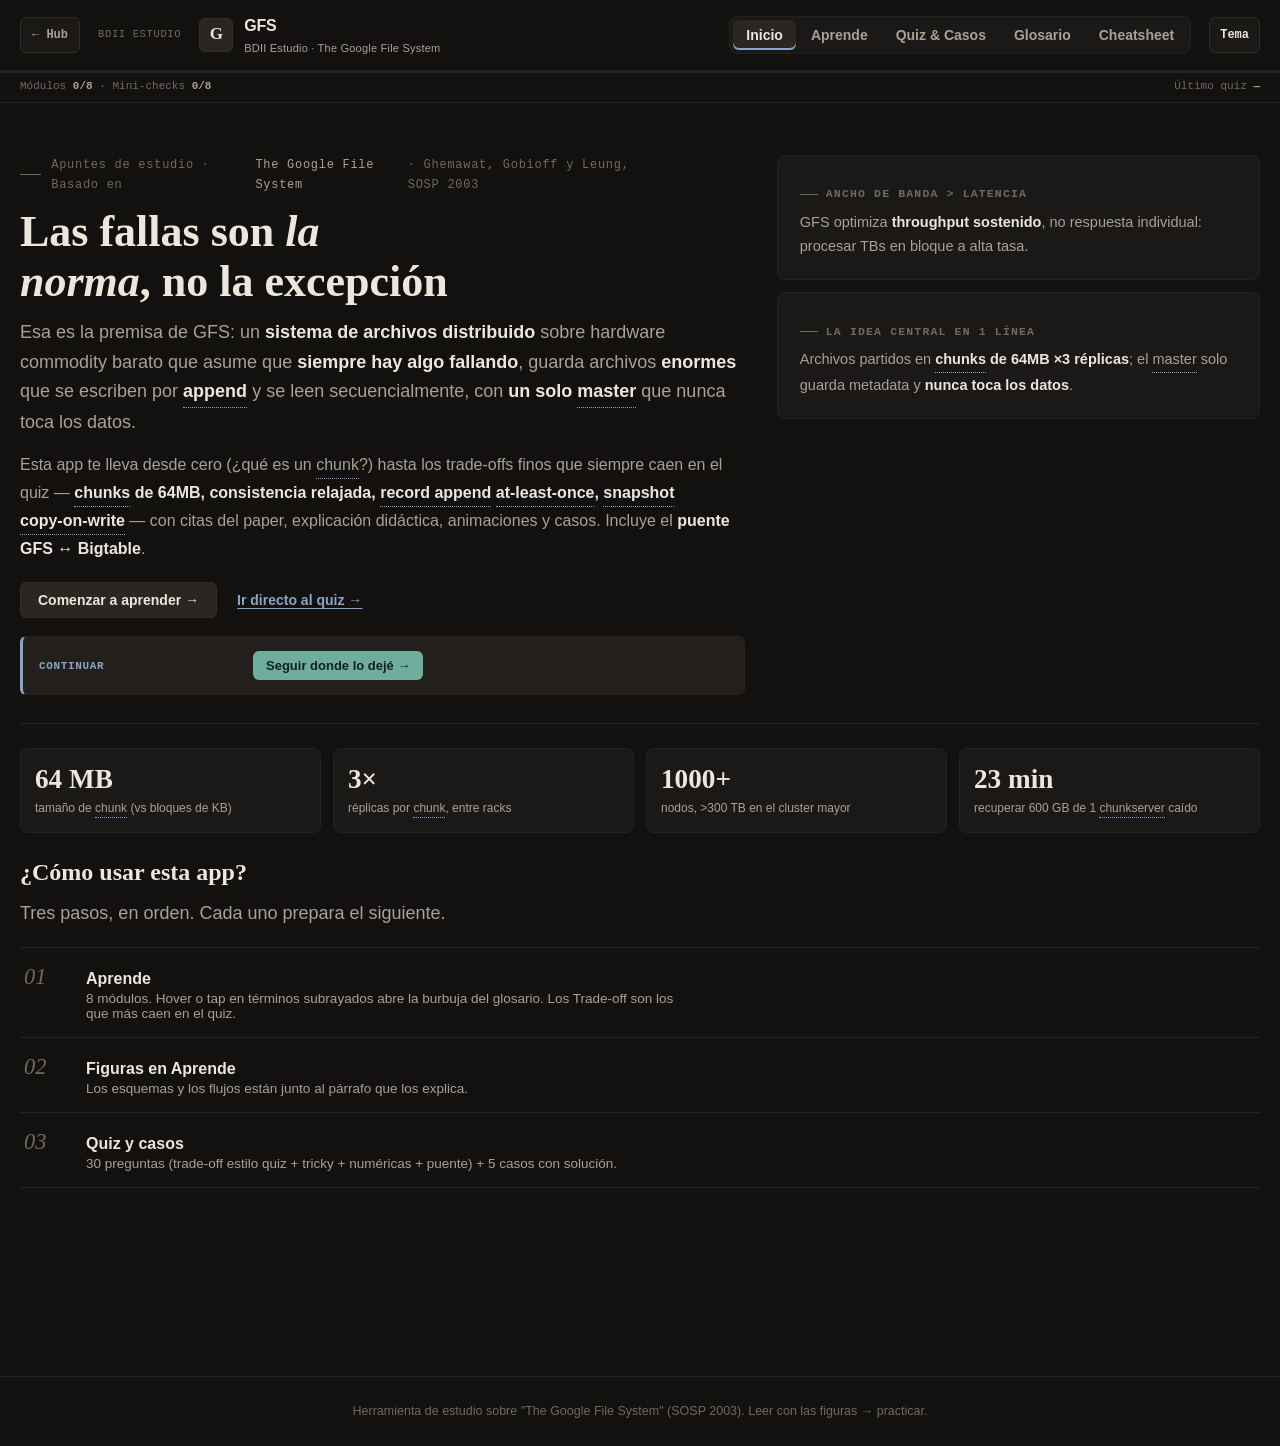
<file: papers/gfs/gfs_app.html>
<!DOCTYPE html>
<html lang="es">
<head>
<meta charset="UTF-8">
<meta name="viewport" content="width=device-width, initial-scale=1.0">
<title>GFS · BDII Estudio — The Google File System</title>
<style>
/* ============ ESTUDIO SUITE · design system v4 ("Study-desk editorial") ============
   Tesis: apuntes de curso compuestos como página editorial — titulares serif,
   datelines mono, reglas finas en vez de tarjetas, examen numerado, un solo
   azul tinta reservado a la acción. Ejes: density media · warmth cálida ·
   formality media-baja · energy quieta · ornament estructural · contrast alto.
   Offline: Georgia + sans/mono nativos (sin fuentes bloqueantes). Clases e ids
   intactos: el JS no cambia salvo iconos de módulo y flechas en tabs. */
:root{
  --bg:#131110; --bg2:#171514; --surface:#1b1917; --surface2:#221f1c; --surface3:#2a2622;
  --border:#322d27; --border-soft:#25211d;
  --text:#ece7dc; --muted:#a8a196; --dim:#6f6a61;
  --blue:#8ba3c7; --blue-soft:rgba(139,163,199,.12);
  --teal:#6fae9d; --teal-soft:rgba(111,174,157,.11);
  --orange:#c08d5c; --orange-soft:rgba(192,141,92,.11);
  --purple:#9d8ab8; --purple-soft:rgba(157,138,184,.11);
  --gold:#c2a05e; --gold-soft:rgba(194,160,94,.11);
  --pink:#b08396; --pink-soft:rgba(176,131,150,.11);
  --good:#74b18f; --bad:#c07f8c;
  --brand1:#8ba3c7; --brand2:#8ba3c7;
  --display:Georgia,'Palatino Linotype','Book Antiqua',Palatino,serif;
  --mono:ui-monospace,SFMono-Regular,Consolas,"Liberation Mono",Menlo,monospace;
  --sans:-apple-system,BlinkMacSystemFont,"Segoe UI",Roboto,"Helvetica Neue",Arial,sans-serif;
  --shadow:none;
  --shadow-sm:none;
  --radius:8px; --radius-sm:6px; --radius-xs:4px;
  --ring:0 0 0 2px rgba(139,163,199,.45);
}
*{box-sizing:border-box;}
html{scroll-behavior:smooth;}
body{
  margin:0; color:var(--text);
  font-family:var(--sans); line-height:1.7; font-size:16px;
  background:var(--bg);
  -webkit-font-smoothing:antialiased; text-rendering:optimizeLegibility;
}
body.light{
  --bg:#f4f1e9; --bg2:#ece6d5; --surface:#fbf9f2; --surface2:#f0e9d6; --surface3:#e3d8bf;
  --border:#d2c7a9; --border-soft:#e0d6bc;
  --text:#26241f; --muted:#5e594e; --dim:#948d7d;
  --blue:#3c5a86; --blue-soft:rgba(60,90,134,.09);
  --teal:#337065; --teal-soft:rgba(51,112,101,.09);
  --orange:#8f5f2b; --orange-soft:rgba(143,95,43,.09);
  --purple:#635183; --purple-soft:rgba(99,81,131,.09);
  --gold:#7d6a2e; --gold-soft:rgba(125,106,46,.10);
  --pink:#8f4f68; --pink-soft:rgba(143,79,104,.09);
  --good:#3c7a5d; --bad:#9c4a59;
  --shadow:0 1px 2px rgba(60,50,25,.08);
  --shadow-sm:0 1px 2px rgba(60,50,25,.06);
  background:var(--bg);
}
::selection{background:var(--border); color:var(--text);}
a{color:var(--blue); text-decoration:none; border-radius:3px;}
a:hover{text-decoration:underline;}
a:focus-visible, button:focus-visible, input:focus-visible{outline:none; box-shadow:var(--ring);}
::-webkit-scrollbar{width:11px; height:11px;}
::-webkit-scrollbar-thumb{background:var(--border); border-radius:8px; border:3px solid var(--bg);}
::-webkit-scrollbar-track{background:transparent;}
.skip-link{position:absolute; left:12px; top:-48px; z-index:100; background:var(--surface); color:var(--text); border:1px solid var(--border); border-radius:6px; padding:8px 14px; font-size:14px; font-weight:600; transition:top .15s ease; text-decoration:none;}
.skip-link:focus{top:12px;}

/* ============ HEADER / NAV ============ */
header{position:sticky; top:0; z-index:50; background:var(--bg); border-bottom:1px solid var(--border-soft);}
.topbar{max-width:1480px; margin:0 auto; padding:12px 20px; display:flex; align-items:center; gap:18px; flex-wrap:wrap;}
.brand{display:flex; align-items:center; gap:11px; font-weight:650; letter-spacing:-.01em; font-size:16px;}
.brand .logo{width:34px; height:34px; border-radius:6px; flex:0 0 auto; background:var(--surface3); border:1px solid var(--border); display:grid; place-items:center; font-weight:700; font-family:var(--display); font-size:17px; color:var(--text);}
.brand small{display:block; font-weight:500; font-size:11px; color:var(--muted); letter-spacing:.02em;}
.tabs{display:flex; gap:2px; margin-left:auto; flex-wrap:wrap; background:var(--surface); border:1px solid var(--border-soft); border-radius:8px; padding:3px;}
.tab{border:0; background:transparent; color:var(--muted); font-family:var(--sans); font-size:14px; font-weight:600; padding:7px 13px; border-radius:6px; cursor:pointer;}
.tab:hover{color:var(--text); background:var(--surface2);}
.tab.active{color:var(--text); background:var(--surface3); box-shadow:inset 0 -2px 0 var(--blue);}
.theme-btn{border:1px solid var(--border); background:var(--surface); color:var(--text); min-width:36px; height:36px; padding:0 10px; border-radius:6px; cursor:pointer; font-size:12px; font-weight:650; font-family:var(--mono); flex:0 0 auto;}
.theme-btn:hover{border-color:var(--dim);}
.hub-link{flex:0 0 auto; font-family:var(--mono); font-size:12px; font-weight:650; color:var(--muted); border:1px solid var(--border); background:var(--surface); padding:7px 11px; border-radius:6px; text-decoration:none; white-space:nowrap;}
.hub-link:hover{color:var(--text); border-color:var(--dim); text-decoration:none;}.suite-stamp{font-family:var(--mono);font-size:10.5px;letter-spacing:.06em;text-transform:uppercase;color:var(--dim);white-space:nowrap;}
.progress-track{height:3px; background:var(--border-soft);}
.progress-fill{height:100%; width:0; background:var(--blue); transition:width .4s ease;}

/* ============ LAYOUT / TYPE — escala 12 / 14 / 16 / 18 / 24 / 40 ============ */
main{max-width:1480px; margin:0 auto; padding:32px 20px 110px;}
.view{display:none;}
.view.active{display:block; animation:fadeUp .25s ease;}
@keyframes fadeUp{from{opacity:0;}to{opacity:1;}}
@keyframes pop{from{opacity:0;}to{opacity:1;}}
@keyframes animPulse{0%,100%{opacity:1;}50%{opacity:.55;}}
h1.title{font-family:var(--display); font-weight:700; font-size:clamp(2rem,4.4vw,2.75rem); margin:12px 0 12px; letter-spacing:0; line-height:1.12; text-wrap:balance;}
h1.title em{font-style:italic;}
h2{font-family:var(--display); font-weight:700; font-size:1.5rem; margin:0 0 12px; letter-spacing:0; line-height:1.25; text-wrap:balance;}
h3{font-family:var(--display); font-weight:700; font-size:1.15rem; margin:30px 0 10px; line-height:1.3;}
p{max-width:88ch; color:var(--muted); margin:0 0 13px; text-wrap:pretty;}
p strong, li strong, td strong{color:var(--text);}
ul, ol{color:var(--muted);}
.lede{font-size:1.125rem; color:var(--muted); max-width:84ch; line-height:1.65;}
.dateline{display:flex; align-items:center; gap:10px; font-family:var(--mono); font-size:12px; letter-spacing:.06em; color:var(--dim); margin:0 0 4px;}
.dateline::before{content:""; width:26px; height:1px; background:var(--dim);}
.dateline cite{font-style:normal; color:var(--muted);}
.kicker{display:inline-flex; align-items:center; gap:8px; font-family:var(--mono); font-size:11.5px; letter-spacing:.1em; text-transform:uppercase; color:var(--dim); font-weight:700;}
.kicker::before{content:""; width:18px; height:1px; background:var(--dim);}

.card{background:var(--surface); border:1px solid var(--border-soft); border-radius:var(--radius); padding:20px 22px; margin:14px 0;}
.card.accent-blue, .card.accent-teal, .card.accent-orange, .card.accent-purple, .card.accent-gold, .card.accent-pink{border-left:1px solid var(--border-soft);}
.callout{position:relative; border-radius:6px; padding:13px 16px 13px 48px; margin:16px 0; font-size:14px; max-width:96ch; background:var(--surface2); border:1px solid var(--border-soft); border-left:3px solid var(--dim);}
.callout::before{display:grid; place-items:center; width:24px; height:24px; border-radius:6px; position:absolute; left:12px; top:13px; font-size:13px; font-weight:700; background:var(--surface3); border:1px solid var(--border);}
.callout .lbl{font-family:var(--mono); font-size:10.5px; text-transform:uppercase; letter-spacing:.08em; margin-bottom:5px; font-weight:700; color:var(--dim);}
.callout.info{border-left-color:var(--blue);} .callout.info .lbl{color:var(--blue);} .callout.info::before{content:"i"; color:var(--blue); font-family:var(--sans); font-style:normal;}
.callout.tip{border-left-color:var(--teal);} .callout.tip .lbl{color:var(--teal);} .callout.tip::before{content:"✓"; color:var(--teal);}
.callout.warn{border-left-color:var(--orange);} .callout.warn .lbl{color:var(--orange);} .callout.warn::before{content:"!"; color:var(--orange);}
.callout.err{border-left-color:var(--bad);} .callout.err .lbl{color:var(--bad);} .callout.err::before{content:"×"; color:var(--bad);}
.callout.dark{background:var(--surface2);}
.trade{background:var(--surface2); border:1px solid var(--border-soft); border-left:3px solid var(--gold); border-radius:6px; padding:12px 15px; margin:14px 0; font-size:14px; max-width:96ch; color:var(--muted);}
.trade b{color:var(--text);}
.trade b:first-child{color:var(--text);}

code{font-family:var(--mono); font-size:.85em; background:var(--surface2); border:1px solid var(--border-soft); padding:1px 5px; border-radius:4px; color:var(--text);}
pre{background:#100f0e; color:#d8d5cf; padding:16px 18px; border-radius:4px; overflow-x:auto; font-family:var(--mono); font-size:12.5px; line-height:1.7; max-width:100%; border:1px solid var(--border-soft);}
body.light pre{background:#26241f; color:#e2ded6;}
pre code{background:none; border:0; padding:0; color:inherit; font-size:inherit;}
.kw{color:#c8b88a;} .str{color:#93b898;} .cmt{color:#6e6e76;} .fn{color:#9db4d0;} .op{color:#b39ec4;}

table{border-collapse:separate; border-spacing:0; width:100%; margin:14px 0; font-size:13.5px; border:1px solid var(--border-soft); border-radius:4px; overflow:hidden;}
th,td{padding:9px 12px; text-align:left; vertical-align:top; border-bottom:1px solid var(--border-soft);}
th{background:var(--surface2); font-weight:650; color:var(--text); font-size:12.5px;}
tr:last-child th, tr:last-child td{border-bottom:0;}
tbody tr:hover td{background:var(--surface2);}
tr:nth-child(even) td{background:color-mix(in srgb, var(--surface2) 50%, transparent);}
table, .score-chip, .step-counter{font-variant-numeric:tabular-nums;}

.pill{display:inline-block; padding:2px 10px; border-radius:999px; font-size:11.5px; font-weight:650; font-family:var(--mono); border:1px solid var(--border);}
.pill.blue{background:var(--blue-soft); color:var(--blue); border-color:transparent;}
.pill.teal{background:var(--teal-soft); color:var(--teal); border-color:transparent;}
.pill.orange{background:var(--orange-soft); color:var(--orange); border-color:transparent;}
.pill.purple{background:var(--purple-soft); color:var(--purple); border-color:transparent;}
.pill.gold{background:var(--gold-soft); color:var(--gold); border-color:transparent;}

.btn{display:inline-flex; align-items:center; gap:8px; border:1px solid var(--border); cursor:pointer; background:var(--surface3); color:var(--text); font-weight:600; font-size:14px; font-family:var(--sans); padding:9px 17px; border-radius:var(--radius-sm);}
.btn:hover{border-color:var(--dim); filter:brightness(1.1);}
.btn:active{transform:none;}
.btn:disabled{opacity:.45; cursor:default;}
.btn.ghost{background:var(--surface2); color:var(--text); border-color:var(--border-soft);}
.btn.ghost:hover{border-color:var(--dim);}
.btn.teal{background:var(--teal); border-color:transparent; color:#10201c;}
body.light .btn.teal{color:#fbf9f3;}
.btn.teal:hover{filter:brightness(.94);}
.btn.playing{background:var(--gold); border-color:transparent; color:#1a1408;}
.btn.small{padding:6px 12px; font-size:13px;}
.linklike{background:none; border:0; padding:9px 4px; cursor:pointer; color:var(--blue); font-family:var(--sans); font-size:14px; font-weight:600; text-decoration:underline; text-underline-offset:3px; text-decoration-thickness:1px;}
.linklike:hover{filter:brightness(1.15);}
.controls .btn.seg-on{border-color:var(--teal); color:var(--teal);}

/* ============ HERO (editorial: dateline, titular, una acción) ============ */
.hero{display:grid; grid-template-columns:1.5fr 1fr; gap:32px; align-items:start; padding:20px 0 8px; border-bottom:1px solid var(--border-soft); padding-bottom:28px;}
.hero-cards{display:grid; gap:12px;}
.hero-cta{display:flex; gap:16px; align-items:center; flex-wrap:wrap; margin-top:20px;}
.stat-grid{display:grid; grid-template-columns:repeat(4,1fr); gap:12px; margin:24px 0;}
.stat{background:var(--surface); border:1px solid var(--border-soft); border-radius:var(--radius); padding:16px 14px 14px; text-align:left;}
.stat .n{font-family:var(--display); font-size:1.7rem; font-weight:700; color:var(--text); font-variant-numeric:tabular-nums; line-height:1.1;}
.stat .l{font-size:12px; color:var(--muted); margin-top:4px; line-height:1.5;}
.path{list-style:none; margin:18px 0; padding:0; border-top:1px solid var(--border-soft);}
.path li{border-bottom:1px solid var(--border-soft);}
.path-step{display:flex; gap:18px; align-items:baseline; width:100%; text-align:left; background:none; border:0; padding:16px 4px; cursor:pointer; color:var(--text); font-family:var(--sans);}
.path-step:hover .path-t{color:var(--blue);}
.path-n{font-family:var(--display); font-style:italic; font-size:1.4rem; color:var(--dim); min-width:44px;}
.path-step:hover .path-n{color:var(--blue);}
.path-t{display:block; font-size:16px; font-weight:650; color:var(--text);}
.path-d{display:block; font-size:13.5px; color:var(--muted); margin-top:3px; max-width:80ch;}

/* ============ APRENDE ============ */
.aprende-layout{display:grid; grid-template-columns:220px minmax(0,1fr); gap:36px; align-items:start;}
.module-nav{position:sticky; top:78px; display:flex; flex-direction:column; gap:2px; background:var(--surface); border:1px solid var(--border-soft); border-radius:var(--radius); padding:6px;}
.module-link{display:flex; align-items:center; gap:10px; text-align:left; cursor:pointer; background:transparent; border:0; border-radius:6px; color:var(--muted); font-family:var(--sans); font-size:13.5px; font-weight:600; padding:8px 11px; border-left:2px solid transparent;}
.module-link:hover{background:var(--surface2); color:var(--text);}
.module-link.active{background:var(--surface2); color:var(--text); border-left-color:var(--blue);}
.module-link .idx{font-family:var(--mono); font-size:11px; color:var(--dim);}
.module-link.done .check{margin-left:auto; color:var(--good); font-size:13px; font-weight:700;}
.module-content{min-width:0;}
.module-content > h2{margin-top:4px;}
.done-banner{display:none; align-items:center; gap:10px; background:var(--surface2); border:1px solid var(--border-soft); border-left:3px solid var(--good); border-radius:6px; padding:9px 14px; margin-bottom:14px; color:var(--text); font-weight:600; font-size:14px;}
.module-pager{display:flex; justify-content:space-between; gap:12px; margin-top:24px; flex-wrap:wrap;}
.legend{display:flex; gap:10px; flex-wrap:wrap; margin:14px 0;}

/* ============ SVG figures ============ */
figure{margin:20px 0;}
figure svg{width:100%; height:auto; display:block; background:var(--surface); border:1px solid var(--border-soft); border-radius:4px;}
figure figcaption{font-size:14px; color:var(--muted); background:var(--surface); border:1px solid var(--border-soft); border-radius:6px; padding:9px 13px; margin-top:8px; font-family:var(--sans);}
figure figcaption span{color:var(--text);}
.tnode{font:600 13px var(--sans); fill:var(--text);}
.tedge{font:400 11px var(--mono); fill:var(--muted);}
svg text.svgcap{font:700 14px var(--sans); fill:var(--gold);}
svg .flow{stroke-dasharray:7 5; animation:dashmove 0.9s linear infinite;}
@keyframes dashmove{to{stroke-dashoffset:-12;}}
.controls{display:flex; gap:10px; flex-wrap:wrap; align-items:center; margin:12px 0;}
.controls label{cursor:pointer;}
input[type="checkbox"]{accent-color:var(--blue);}
input[type="range"]{-webkit-appearance:none; appearance:none; height:4px; border-radius:99px; background:var(--border); outline-offset:4px;}
input[type="range"]::-webkit-slider-thumb{-webkit-appearance:none; width:16px; height:16px; border-radius:50%; background:var(--text); border:none; cursor:pointer;}
input[type="range"]::-moz-range-thumb{width:16px; height:16px; border-radius:50%; background:var(--text); border:none; cursor:pointer;}

/* ============ ANIM feedback ============ */
.anim-status{display:flex; align-items:center; gap:12px; margin:14px 0 4px; flex-wrap:wrap;}
.status-badge{font-family:var(--mono); font-size:11.5px; font-weight:700; padding:3px 11px; border-radius:999px; background:var(--surface2); border:1px solid var(--border); color:var(--muted); white-space:nowrap;}
.status-badge.playing{color:var(--teal); border-color:var(--teal); animation:animPulse 1.4s ease-in-out infinite;}
.status-badge.paused{color:var(--gold); border-color:var(--gold);}
.status-badge.done{color:var(--good); border-color:var(--good);}
.anim-progress{flex:1; min-width:140px; height:6px; border-radius:999px; background:var(--surface2); overflow:hidden; border:1px solid var(--border-soft);}
.anim-progress-fill{height:100%; width:0; background:var(--blue); transition:width .4s ease;}
.step-counter{font-family:var(--mono); font-size:12px; color:var(--dim); min-width:52px; text-align:right;}
.narrator{background:var(--surface); border:1px solid var(--border-soft); border-left:3px solid var(--blue); border-radius:6px; padding:11px 15px; margin:10px 0; font-size:15px; line-height:1.65; color:var(--text); min-height:52px;}
.narrator b{color:var(--text);}

/* ============ QUIZ (examen numerado) ============ */
.quiz-toolbar{display:flex; gap:12px; align-items:center; flex-wrap:wrap; margin:14px 0;}
.score-chip{background:var(--surface); border:1px solid var(--border); border-radius:999px; padding:6px 14px; font-weight:650; font-family:var(--mono); font-size:13.5px; font-variant-numeric:tabular-nums;}
.question-card{background:var(--surface); border:1px solid var(--border-soft); border-radius:var(--radius); padding:20px 22px; margin:16px 0; scroll-margin-top:90px;}
.qmeta{display:flex; gap:8px; align-items:center; margin-bottom:10px; flex-wrap:wrap;}
.qmeta .qnum{font-family:var(--display); font-style:italic; font-size:15px; color:var(--dim);}
.qtag{font-family:var(--mono); font-size:11px; font-weight:700; padding:2px 9px; border-radius:999px; border:1px solid transparent;}
.qtext{font-size:16.5px; font-weight:650; margin-bottom:12px; color:var(--text); line-height:1.6;}
.opts{counter-reset:qa;}
.opt{position:relative; display:block; width:100%; text-align:left; cursor:pointer; font-family:var(--sans); background:var(--surface); border:1px solid var(--border-soft); color:var(--text); border-radius:6px; padding:10px 13px 10px 50px; margin:7px 0; font-size:14px; line-height:1.55;}
.opt::before{counter-increment:qa; content:counter(qa,upper-alpha); position:absolute; left:11px; top:50%; transform:translateY(-50%); width:26px; height:26px; display:grid; place-items:center; border-radius:6px; background:var(--surface2); border:1px solid var(--border); font-family:var(--mono); font-size:12px; font-weight:700; color:var(--dim);}
.opt:hover{border-color:var(--dim);}
.opt:hover::before{color:var(--text); border-color:var(--dim);}
.opt.correct{border-color:var(--good);}
.opt.correct::before{background:var(--good); border-color:var(--good); color:#0e1512;}
.opt.wrong{border-color:var(--bad);}
.opt.wrong::before{background:var(--bad); border-color:var(--bad); color:#fff;}
.opt:disabled{cursor:default;}
.opt:disabled:not(.correct):not(.wrong){opacity:.7;}
.explain{display:none; background:var(--surface2); border:1px solid var(--border-soft); border-left:3px solid var(--teal); border-radius:0 6px 6px 0; padding:13px 15px; margin-top:11px; font-size:13.5px; color:var(--muted);}
.explain.show{display:block; animation:pop .2s ease;}
.explain .why{font-weight:700; color:var(--text);}
.quiz-result{display:none; text-align:center; padding:30px; background:var(--surface); border-radius:var(--radius); border:1px solid var(--border-soft); margin:20px 0;}
.quiz-result.show{display:block; animation:pop .25s ease;}
.big-score{font-family:var(--display); font-size:3.2rem; font-weight:700; color:var(--text); font-variant-numeric:tabular-nums; line-height:1;}
.grade-bar{height:10px; border-radius:999px; background:var(--surface2); border:1px solid var(--border-soft); overflow:hidden; margin:14px auto; max-width:420px;}
.grade-fill{height:100%; width:0; border-radius:999px; background:var(--blue); transition:width .6s ease;}
.case-card{background:var(--surface); border:1px solid var(--border-soft); border-radius:var(--radius); padding:20px 22px; margin:18px 0; scroll-margin-top:90px;}
.case-card h3{margin-top:6px;}
.case-step{background:var(--surface2); border:1px solid var(--border-soft); border-radius:6px; padding:12px 15px; margin:10px 0; font-size:14px;}
.hint-btn{font-family:var(--mono); font-size:12.5px;}
.reveal-btn{margin-top:6px;}

/* ============ GLOSARIO ============ */
.glossary-search{width:100%; max-width:480px; background:var(--surface); border:1px solid var(--border); color:var(--text); font-family:var(--sans); font-size:14.5px; padding:11px 15px 11px 40px; border-radius:6px; margin:12px 0 8px; background-image:url("data:image/svg+xml,%3Csvg xmlns='http://www.w3.org/2000/svg' width='15' height='15' viewBox='0 0 24 24' fill='none' stroke='%236f6a61' stroke-width='2.2' stroke-linecap='round'%3E%3Ccircle cx='11' cy='11' r='7'/%3E%3Cpath d='M20 20l-3.5-3.5'/%3E%3C/svg%3E"); background-repeat:no-repeat; background-position:13px center;}
.glossary-search:focus{border-color:var(--blue); box-shadow:var(--ring); outline:none;}
.glossary-search::placeholder{color:var(--dim);}
.gloss-term{background:var(--surface); border:1px solid var(--border-soft); border-radius:6px; padding:15px 17px; margin:10px 0; border-left:2px solid transparent;}
.gloss-term:hover{border-left-color:var(--dim);}
.gloss-term h3{margin:0 0 5px; font-size:15.5px;}
.gloss-term .def{color:var(--muted); font-size:14px;}

/* ============ CHEATSHEET ============ */
#cheatsheetContent{display:grid; grid-template-columns:1fr 1fr; gap:0 14px; align-items:start;}
#cheatsheetContent .card{margin:7px 0;}
#cheatsheetContent .card:first-child{grid-column:1 / -1;}

footer{margin-top:60px; padding:24px 20px; border-top:1px solid var(--border-soft); text-align:center; color:var(--dim); font-size:12.5px;}

@media(max-width:860px){
  body{font-size:15.5px;}
  .hero{grid-template-columns:1fr;}
  .stat-grid{grid-template-columns:repeat(2,1fr);}
  .path-step{padding:14px 2px;}
  #cheatsheetContent{grid-template-columns:1fr;}
  .aprende-layout{grid-template-columns:1fr;}
  .module-nav{position:static; flex-direction:row; overflow-x:auto; padding:6px; scrollbar-width:thin;}
  .module-link{white-space:nowrap; border-left:0; border-bottom:2px solid transparent; border-radius:0;}
  .module-link.active{border-bottom-color:var(--blue);}
  h1.title{font-size:1.7rem;}
  .tabs{margin-left:0;}
  table{display:block; overflow-x:auto;}
}
@media print{
  header, .hub-link, .suite-stamp, .tabs, .theme-btn, .progress-track, .controls, .anim-status, .narrator, .quiz-toolbar, #glossarySearch, .module-pager, .theme-btn, .module-nav, footer{display:none !important;}
  body{background:#fff;}
  main{max-width:100%; padding:0;}
  .view{display:none !important;}
  #view-cheatsheet{display:block !important;}
  #cheatsheetContent{display:grid; grid-template-columns:1fr 1fr; gap:8px;}
  #cheatsheetContent .card{box-shadow:none; break-inside:avoid; border:1px solid #999; margin:4px 0; padding:10px 12px;}
}
@media (prefers-reduced-motion: reduce){
  html{scroll-behavior:auto;}
  *, *::before, *::after{animation-duration:.01ms !important; animation-iteration-count:1 !important; transition-duration:.01ms !important;}
  svg .flow{animation:none;}
}

/* ============ GLOSSARY TIP BUBBLES (Study-desk speech) ============ */
.tip-term{position:relative; cursor:help; border-bottom:1.5px dotted var(--blue); color:inherit; font-weight:650; background:transparent; padding:0; margin:0; font:inherit; display:inline; border-radius:0; border-top:0; border-left:0; border-right:0;}
.tip-term:hover, .tip-term:focus-visible, .tip-term.is-open{border-bottom-color:var(--gold); color:var(--gold);}
.tip-term:focus-visible{outline:none; box-shadow:none;}
.tip-bubble{position:absolute; z-index:80; left:50%; bottom:calc(100% + 10px); transform:translateX(-50%); width:min(340px, 78vw); padding:12px 14px; background:var(--surface2); color:var(--text); border:1px solid var(--border); border-radius:10px 10px 10px 4px; box-shadow:0 8px 24px rgba(0,0,0,.28); font-family:var(--sans); font-size:13px; font-weight:500; line-height:1.55; text-align:left; opacity:0; visibility:hidden; pointer-events:none; transition:opacity .15s ease, visibility .15s ease;}
.tip-bubble::after{content:""; position:absolute; left:50%; bottom:-7px; transform:translateX(-50%) rotate(45deg); width:12px; height:12px; background:var(--surface2); border-right:1px solid var(--border); border-bottom:1px solid var(--border);}
.tip-bubble .tip-k{display:block; font-family:var(--mono); font-size:11px; letter-spacing:.04em; text-transform:uppercase; color:var(--blue); margin-bottom:4px;}
.tip-bubble .tip-ref{display:block; margin-top:6px; font-size:11.5px; color:var(--dim);}
.tip-term:hover .tip-bubble, .tip-term:focus-within .tip-bubble, .tip-term.is-open .tip-bubble{opacity:1; visibility:visible; pointer-events:auto;}
.tip-term.tip-below .tip-bubble{bottom:auto; top:calc(100% + 10px); border-radius:4px 10px 10px 10px;}
.tip-term.tip-below .tip-bubble::after{bottom:auto; top:-7px; border-right:0; border-bottom:0; border-left:1px solid var(--border); border-top:1px solid var(--border);}
@media (hover:none){
  .tip-term:hover .tip-bubble{opacity:0; visibility:hidden;}
  .tip-term.is-open .tip-bubble{opacity:1; visibility:visible; pointer-events:auto;}
}
@media print{ .tip-bubble{display:none !important;} .tip-term{border-bottom:none; font-weight:inherit;} }

/* ============ STUDY UX v5 (resume / TOC / quiz modes / comfort) ============ */
.progress-meta{display:flex; justify-content:space-between; gap:10px; align-items:center; max-width:1480px; margin:0 auto; padding:4px 20px 6px; font-family:var(--mono); font-size:11px; color:var(--dim); flex-wrap:wrap;}
.progress-meta b{color:var(--muted); font-weight:650;}
.continue-card{margin:18px 0 0; padding:14px 16px; background:var(--surface2); border:1px solid var(--border-soft); border-left:3px solid var(--blue); border-radius:6px; display:flex; gap:14px; align-items:center; flex-wrap:wrap;}
.continue-card .cc-label{font-family:var(--mono); font-size:11px; letter-spacing:.06em; text-transform:uppercase; color:var(--blue); font-weight:700;}
.continue-card .cc-detail{font-size:14px; color:var(--muted); flex:1; min-width:200px;}
.continue-card .cc-detail strong{color:var(--text);}
.module-outline{position:sticky; top:78px; z-index:5; display:flex; gap:6px; flex-wrap:wrap; padding:8px 0 10px; margin:0 0 8px; background:linear-gradient(var(--bg) 70%, transparent); border-bottom:1px solid var(--border-soft);}
.module-outline a{font-family:var(--mono); font-size:11px; font-weight:650; color:var(--muted); text-decoration:none; padding:4px 9px; border-radius:999px; border:1px solid var(--border-soft); background:var(--surface); white-space:nowrap;}
.module-outline a:hover{color:var(--text); border-color:var(--dim); text-decoration:none;}
.module-content h2, .module-content h3, .module-content .trade{scroll-margin-top:130px;}
.module-chip{font-family:var(--mono); font-size:11px; font-weight:700; color:var(--dim); margin:0 0 8px;}
.module-content.reading-mode{line-height:1.85;}
.module-content.reading-mode p, .module-content.reading-mode .lede{max-width:72ch; font-size:1.05em;}
.anim-learn-link{margin-top:10px; font-size:13px;}
.seg-tabs{display:flex; gap:4px; flex-wrap:wrap; margin:10px 0 4px; background:var(--surface); border:1px solid var(--border-soft); border-radius:8px; padding:3px; width:fit-content;}
.seg-tab{border:0; background:transparent; color:var(--muted); font-family:var(--sans); font-size:13.5px; font-weight:600; padding:7px 14px; border-radius:6px; cursor:pointer;}
.seg-tab:hover{color:var(--text); background:var(--surface2);}
.seg-tab.active{color:var(--text); background:var(--surface3); box-shadow:inset 0 -2px 0 var(--blue);}
.quiz-panel, .cases-panel{display:none;}
.quiz-panel.active, .cases-panel.active{display:block;}
.quiz-modes, .quiz-filters, .quiz-page-ctl{display:flex; gap:6px; align-items:center; flex-wrap:wrap;}
.quiz-modes .btn.seg-on, .quiz-filters .btn.seg-on, .quiz-page-ctl .btn.seg-on{border-color:var(--blue); color:var(--blue);}
.quiz-nav{display:flex; gap:10px; align-items:center; justify-content:space-between; flex-wrap:wrap; margin:14px 0;}
.quiz-map{display:flex; gap:4px; flex-wrap:wrap; max-width:100%;}
.quiz-map button{width:28px; height:28px; border-radius:6px; border:1px solid var(--border-soft); background:var(--surface); color:var(--dim); font-family:var(--mono); font-size:11px; font-weight:700; cursor:pointer; padding:0;}
.quiz-map button:hover{border-color:var(--dim); color:var(--text);}
.quiz-map button.answered{background:var(--blue-soft); color:var(--blue); border-color:transparent;}
.quiz-map button.wrong{background:var(--pink-soft); color:var(--bad);}
.quiz-map button.correct{background:var(--teal-soft); color:var(--good);}
.quiz-map button.current{box-shadow:var(--ring);}
.quiz-remediation{text-align:left; margin:16px auto 0; max-width:640px;}
.quiz-remediation a{display:inline-block; margin:3px 6px 3px 0; font-size:13px;}
.tip-bubble .tip-gloss{display:inline-block; margin-top:8px; font-family:var(--mono); font-size:11px; font-weight:700; color:var(--blue); cursor:pointer; border:0; background:none; padding:0; text-decoration:underline; text-underline-offset:2px;}
.tip-term.tip-left .tip-bubble{left:0; transform:none;}
.tip-term.tip-right .tip-bubble{left:auto; right:0; transform:none;}
body.light .module-outline{background:linear-gradient(var(--bg) 70%, transparent);}
@media(max-width:860px){
  .module-outline{position:static; top:auto;}
}
@media print{
  .continue-card, .seg-tabs, .quiz-modes, .quiz-filters, .quiz-page-ctl, .quiz-nav, .module-outline, .module-chip, .progress-meta, .anim-learn-link, .print-hint{display:none !important;}
  @page{margin:12mm;}
}


</style>
  <link rel="stylesheet" href="../../assets/learn-stage.css">
</head>
<body><a class="skip-link" href="#main">Saltar al contenido</a>
<header>
  <div class="topbar">
    <a class="hub-link" href="../../index.html">← Hub</a><span class="suite-stamp">BDII Estudio</span>
    <div class="brand"><div class="logo">G</div><div><div>GFS</div>
        <small>BDII Estudio · The Google File System</small></div></div>
    <nav class="tabs" id="tabs" role="tablist" aria-label="Vistas de estudio">
      <button class="tab active" role="tab" aria-selected="true" data-view="inicio">Inicio</button>
      <button class="tab" role="tab" aria-selected="false" data-view="aprende">Aprende</button>
      <button class="tab" role="tab" aria-selected="false" data-view="quiz">Quiz & Casos</button>
      <button class="tab" role="tab" aria-selected="false" data-view="glosario">Glosario</button>
      <button class="tab" role="tab" aria-selected="false" data-view="cheatsheet">Cheatsheet</button>
    </nav>
    <button type="button" class="theme-btn" id="themeBtn" title="Cambiar tema" aria-label="Cambiar tema">Tema</button>
  </div>
  <div class="progress-track"><div class="progress-fill" id="progressFill"></div></div>
  <div class="progress-meta" id="progressMeta"><span id="progressLabel">Módulos 0/8</span><span id="progressQuizHint"></span></div>
</header>
<main id="main">
<section id="view-inicio" class="view active">
  <div class="hero">
    <div>
      <p class="dateline">Apuntes de estudio · Basado en <cite>The Google File System</cite> · Ghemawat, Gobioff y Leung, SOSP 2003</p>
      <h1 class="title">Las fallas son <em>la norma</em>, no la excepción</h1>
      <p class="lede">Esa es la premisa de GFS: un <strong>sistema de archivos distribuido</strong> sobre hardware commodity barato que asume que <strong>siempre hay algo fallando</strong>, guarda archivos <strong>enormes</strong> que se escriben por <strong>append</strong> y se leen secuencialmente, con <strong>un solo master</strong> que nunca toca los datos.</p>
      <p>Esta app te lleva desde cero (¿qué es un chunk?) hasta los trade-offs finos que siempre caen en el quiz — <strong>chunks de 64MB, consistencia relajada, record append at-least-once, snapshot copy-on-write</strong> — con citas del paper, explicación didáctica, animaciones y casos. Incluye el <strong>puente GFS ↔ Bigtable</strong>.</p>
      <div class="hero-cta">
        <button class="btn" onclick="go('aprende')">Comenzar a aprender →</button>
        <button class="linklike" onclick="go('quiz')">Ir directo al quiz →</button>
      </div>
      <div class="continue-card" id="continueCard" hidden>
        <div>
          <div class="cc-label">Continuar</div>
          <div class="cc-detail" id="continueDetail"></div>
        </div>
        <button class="btn teal small" id="continueBtn" type="button">Seguir donde lo dejé →</button>
      </div>
    </div>
    <div class="hero-cards">
      <div class="card accent-blue" style="margin:0;"><div class="kicker">Ancho de banda > latencia</div><p style="margin:6px 0 0; font-size:14.5px;">GFS optimiza <strong>throughput sostenido</strong>, no respuesta individual: procesar TBs en bloque a alta tasa.</p></div>
      <div class="card accent-teal" style="margin:0;"><div class="kicker">La idea central en 1 línea</div><p style="margin:6px 0 0; font-size:14.5px;">Archivos partidos en <strong>chunks de 64MB ×3 réplicas</strong>; el master solo guarda metadata y <strong>nunca toca los datos</strong>.</p></div>
    </div>
  </div>
  <div class="stat-grid">
    <div class="stat"><div class="n">64 MB</div><div class="l">tamaño de chunk (vs bloques de KB)</div></div>
    <div class="stat"><div class="n">3×</div><div class="l">réplicas por chunk, entre racks</div></div>
    <div class="stat"><div class="n">1000+</div><div class="l">nodos, >300 TB en el cluster mayor</div></div>
    <div class="stat"><div class="n">23 min</div><div class="l">recuperar 600 GB de 1 chunkserver caído</div></div>
  </div>
  <h2>¿Cómo usar esta app?</h2>
  <p class="lede">Tres pasos, en orden. Cada uno prepara el siguiente.</p>
  <ol class="path">
    <li><button class="path-step" onclick="go('aprende')"><span class="path-n">01</span><span><span class="path-t">Aprende</span><span class="path-d">8 módulos. Hover o tap en términos subrayados abre la burbuja del glosario. Los Trade-off son los que más caen en el quiz.</span></span></button></li>
    <li><button class="path-step" onclick="go('aprende')"><span class="path-n">02</span><span><span class="path-t">Figuras en Aprende</span><span class="path-d">Los esquemas y los flujos están junto al párrafo que los explica.</span></span></button></li>
    <li><button class="path-step" onclick="go('quiz')"><span class="path-n">03</span><span><span class="path-t">Quiz y casos</span><span class="path-d">30 preguntas (trade-off estilo quiz + tricky + numéricas + puente) + 5 casos con solución.</span></span></button></li>
  </ol>
</section>
<section id="view-aprende" class="view">
  <span class="kicker">Ruta de aprendizaje</span>
  <h2>Aprende GFS desde cero</h2>
  <p class="lede">Sigue los módulos en orden. Los términos del glosario aparecen con <strong>subrayado punteado</strong>: hover o tap abre la burbuja. Los <strong>Trade-off</strong> son los que más caen en el quiz.</p>
  <div class="aprende-layout"><nav class="module-nav" id="moduleNav"></nav><div class="module-content" id="moduleContent"></div></div>
</section>
<section id="view-quiz" class="view">
  <span class="kicker">Comprueba tu aprendizaje</span>
  <h2>Quiz y casos</h2>
  <p class="lede">Las marcadas con <span class="pill gold">trade-off</span> preguntan <strong>qué se gana y qué se pierde</strong>. Usa Estudio (feedback ya), Examen (nota al final) o Solo falladas.</p>
  <div class="seg-tabs" role="tablist" aria-label="Quiz o casos">
    <button type="button" class="seg-tab active" id="tabQuizPanel" data-panel="quiz">Preguntas</button>
    <button type="button" class="seg-tab" id="tabCasesPanel" data-panel="cases">Casos</button>
  </div>
  <div class="quiz-panel active" id="quizPanel">
    <div class="quiz-toolbar">
      <span class="score-chip" id="scoreChip">0 / 0 correctas</span>
      <div class="quiz-modes" id="quizModes">
        <button type="button" class="btn ghost small seg-on" data-mode="study">Estudio</button>
        <button type="button" class="btn ghost small" data-mode="exam">Examen</button>
        <button type="button" class="btn ghost small" data-mode="wrong">Solo falladas</button>
      </div>
      <div class="quiz-filters" id="quizFilters"></div>
      <div class="quiz-page-ctl" id="quizPageCtl">
        <span style="font-size:12px;color:var(--dim);font-family:var(--mono);">Vista</span>
        <button type="button" class="btn ghost small" data-page="1">1</button>
        <button type="button" class="btn ghost small" data-page="5">5</button>
        <button type="button" class="btn ghost small seg-on" data-page="all">Todas</button>
      </div>
      <button class="btn ghost small" type="button" onclick="quiz.reset()">Reiniciar</button>
    </div>
    <div class="quiz-nav" id="quizNav" hidden>
      <button type="button" class="btn ghost small" id="quizPrev">← Anterior</button>
      <div class="quiz-map" id="quizMap"></div>
      <button type="button" class="btn ghost small" id="quizNext">Siguiente →</button>
    </div>
    <div id="quizContainer"></div>
    <div class="quiz-result" id="quizResult">
      <div class="big-score" id="quizPercent">0%</div>
      <div class="grade-bar"><div class="grade-fill" id="gradeFill"></div></div>
      <p id="quizMsg" style="text-align:center; margin:0 auto;"></p>
      <div class="quiz-remediation" id="quizRemediation"></div>
    </div>
  </div>
  <div class="cases-panel" id="casesPanel">
    <h2 style="margin-top:8px;">Casos prácticos</h2>
    <p class="lede">Intenta resolver antes de ver la solución. Pistas y soluciones se guardan en este dispositivo.</p>
    <div id="casesContainer"></div>
  </div>
</section>
<section id="view-glosario" class="view">
  <span class="kicker">Referencia rápida</span>
  <h2>Glosario bilingüe</h2>
  <p class="lede">Misma fuente que las burbujas del Aprende. Escribe para filtrar (ej: chunk, lease, record append).</p>
  <input class="glossary-search" id="glossarySearch" type="text" placeholder="Filtra por término o definición (ej: chunk, lease, record append)…">
  <div id="glossaryList"></div>
</section>
<section id="view-cheatsheet" class="view">
  <span class="kicker">Repaso de último minuto</span>
  <h2>Cheatsheet</h2>
  <p class="lede">Todo lo esencial en una página. Ideal para imprimir o guardar PDF antes del quiz.</p>
  <div class="hero-cta print-hint" style="margin:10px 0 16px;">
    <button type="button" class="btn teal small" onclick="window.print()">Imprimir / Guardar PDF</button>
    <span style="font-size:13px;color:var(--dim);">Esta pestaña ya está activa — Ctrl+P también funciona.</span>
  </div>
  <div id="cheatsheetContent"></div>
</section>
</main>
<footer>Herramienta de estudio sobre "The Google File System" (SOSP 2003). Leer con las figuras → practicar.</footer>
<script>
const MODULES = [
{ id:'m0', tag:'Módulo 0', accent:'gold', title:'El problema: fallas como norma, archivos enormes',
summary:'Por qué Google necesitó GFS y qué supuestos clásicos rompió.',
html: `
<p class="lede">Google procesaba datos a escala web con cientos de máquinas commodity baratas. Los sistemas de archivos clásicos asumían hardware confiable y archivos pequeños con overwrites: <strong>todo eso era falso</strong> en Google.</p>
<div class="callout info"><div class="lbl">Cita del paper · Abstract + §1, p.1</div>"It provides <strong>fault tolerance while running on inexpensive commodity hardware</strong>, and it delivers <strong>high aggregate performance</strong> to a large number of clients." — "our design has been driven by observations ... that reflect a <strong>marked departure from some earlier file system assumptions</strong>."</div>
<p><strong>Traducción didáctica:</strong> GFS nace de 4 observaciones: (1) <strong>las fallas son la norma</strong> (discos, memoria, red, energía, bugs, errores humanos — con miles de máquinas siempre hay algo caído); (2) <strong>archivos multi-GB</strong> con miles de millones de objetos (manejar miles de millones de archivos de KB es inmanejable); (3) casi todo es <strong>append, no overwrite</strong> (se escribe una vez, se lee muchas veces, a menudo secuencial); (4) <strong>co-diseñar app + FS</strong> da flexibilidad (relajar consistencia + append atómico). Escala real: <strong>1000+ nodos, >300 TB</strong>, cientos de clientes continuos.</p>
<div class="trade"><b>Trade-off 0 · Diseñar para lo gigante.</b> Ganas: un sistema afinado al workload real (TBs, appends, streaming). Pierdes: los archivos pequeños <strong>no se optimizan</strong> (se soportan, nada más). Si tu workload son millones de archivos de 1KB, GFS no es tu sistema.</div>
<div class="callout warn"><div class="lbl">Error común</div>Creer que GFS busca "baja latencia por operación". No: <strong>high sustained bandwidth > low latency</strong> — importa procesar TBs en bloque a alta tasa, no responder rápido una lectura.</div>
`,
mini:{q:'¿Qué workload NO optimiza GFS a propósito?', opts:['Appends secuenciales grandes','Streaming de TBs','Millones de archivos pequeños de KB','Lecturas secuenciales de GBs'], a:2, why:'El paper lo dice explícito (§2.1): archivos pequeños se soportan pero no se optimizan; todo el diseño (chunks 64MB, appends, sin caché) apunta a archivos enormes.'} },
{ id:'m1', tag:'Módulo 1', accent:'blue', title:'Arquitectura: master, chunkservers y clientes',
summary:'Quién guarda qué: metadata en el master, datos directo entre cliente y chunkservers.',
html: `
<p class="lede">Un cluster = <strong>1 master + N chunkservers + N clientes</strong> (Fig.1). Archivos partidos en <strong>chunks fijos</strong>, cada uno con handle de 64 bits, replicado <strong>3× por defecto</strong>.</p>
<div class="callout info"><div class="lbl">Cita del paper §2.3, p.2–3 · Fig.1, p.3</div>"Clients interact with the master for <strong>metadata operations, but all data-bearing communication goes directly to the chunkservers</strong>." — "For reliability, each chunk is <strong>replicated on multiple chunkservers</strong>. By default, we store <strong>three replicas</strong>."</div>
<p><strong>Qué significa:</strong> el master guarda <strong>todo el metadata</strong> (namespace, ACLs, archivo→chunks, ubicaciones) y coordina leases, GC y migración vía <strong>HeartBeats</strong>. Los chunkservers guardan chunks como <strong>archivos Linux normales</strong>. El cliente pregunta al master <em>a quién contactar</em>, cachea la respuesta y luego habla <strong>directo</strong> con los chunkservers. Sin POSIX → sin engancharse al vnode de Linux.</p>
<p><strong>Sin caché de datos:</strong> ni cliente ni chunkserver cachean datos de archivo (los clientes stremean TBs; el buffer cache de Linux ya cubre lo caliente). <strong>Sí cachean metadata.</strong> Menos caché = menos problemas de coherencia.</p>
<div class="trade"><b>Trade-off 1 · Un solo master.</b> Ganas: diseño simple + decisiones globales sofisticadas (placement, replicación). Pierdes: riesgo de bottleneck → mitigado porque el master <strong>nunca toca datos</strong> y el cliente cachea ubicaciones (+ prefetch de chunks siguientes).</div>
<div class="callout warn"><div class="lbl">Error común</div>Creer que los datos "pasan por el master". No: el master solo dice <em>dónde está todo</em>; los bytes viajan cliente↔chunkserver.</div>
`,
mini:{q:'Un cliente GFS quiere leer 1GB secuencial. ¿Por dónde viajan los datos?', opts:['Cliente→master→chunkserver','Directo entre cliente y chunkservers; el master solo dio metadata','Todo por el operation log','Por Chubby'], a:1, why:'El master solo responde metadata (handle + réplicas); todo lo que lleva datos va directo a los chunkservers. Chubby no existe en GFS.'} },
{ id:'m2', tag:'Módulo 2', accent:'purple', title:'Chunks de 64MB y metadata en memoria',
summary:'El parámetro clave: por qué tan grande, qué ganas y el hot spot del batch-queue.',
html: `
<p class="lede"><strong>64MB por chunk</strong>, contra bloques de KB en filesystems clásicos. Cada réplica = un archivo Linux extendido perezosamente (lazy allocation contra fragmentación interna).</p>
<div class="callout info"><div class="lbl">Cita del paper §2.5, p.3–4</div>"We have chosen <strong>64 MB</strong>, which is much larger than typical file system block sizes." — Tres ventajas: menos interacción con el master, conexiones TCP persistentes, y <strong>metadata tan pequeña que cabe en memoria</strong> (§2.6.1).</div>
<p><strong>Las 3 ventajas:</strong> (1) un solo request de ubicación sirve para <strong>muchas operaciones</strong> sobre el mismo chunk (crucial en secuencial; hasta randoms chicos cachean un working set de TBs); (2) <strong>TCP persistente</strong> al chunkserver (menos overhead de red); (3) el master guarda <strong>&lt;64 bytes por chunk</strong> (+ &lt;64B por archivo con prefix compression) → todo en RAM → operaciones rápidas + scans de fondo (GC, re-replicación, migración).</p>
<div class="trade"><b>Trade-off 2 · Chunk gigante.</b> Ganas: poquísimos RPCs al master + metadata en memoria. Pierdes: archivos de 1 chunk = <strong>hot spots</strong> (el caso real: un ejecutable de 1 chunk lanzado en cientos de máquinas saturó sus pocos chunkservers). Fix: más réplicas para esos archivos + arranques escalonados (+ a futuro: leer de otros clientes).</div>
<div class="callout warn"><div class="lbl">Error común</div>Creer que chunk grande "desperdicia disco". No: la asignación perezosa extiende el archivo solo según se necesita.</div>
`,
mini:{q:'¿Por qué 64MB reduce la carga del master?', opts:['Porque hay menos archivos','Porque un solo lookup de ubicación sirve para muchas operaciones sobre el mismo chunk','Porque el master cachea datos','Porque elimina los HeartBeats'], a:1, why:'Con chunks grandes, un request al master amortiza decenas de operaciones; además la metadata total se achica hasta caber en RAM.'} },
{ id:'m3', tag:'Módulo 3', accent:'teal', title:'Operation log, checkpoints y consistencia relajada',
summary:'El único dato persistente del master, la línea de tiempo lógica y la Tabla 1.',
html: `
<p class="lede">El master guarda 3 metadatas en RAM (namespaces, archivo→chunks, ubicaciones) pero solo persiste 2: el <strong>operation log</strong> es el único registro durable y la <strong>línea de tiempo lógica</strong> que ordena operaciones concurrentes.</p>
<div class="callout info"><div class="lbl">Cita del paper §2.6.3, p.5</div>"The operation log contains a <strong>historical record of critical metadata changes</strong>." — El master responde al cliente <strong>solo tras flushear local y remoto</strong> (con batching), y se recupera reproduciendo el log desde el último <strong>checkpoint</strong> (B-tree mapeable, ~1 min para millones de archivos, en hilo separado sin pausar mutaciones).</div>
<p><strong>Ubicaciones no se persisten:</strong> al arrancar, el master <strong>pregunta a los chunkservers</strong> qué tienen (y cuando uno se une). Más simple que sincronizar altas/bajas/renombres/fallas — y el chunkserver siempre tiene la última palabra sobre sus discos.</p>
<h3>Consistencia relajada: defined vs consistent</h3>
<div class="callout info"><div class="lbl">Cita del paper §2.7.1, p.5–6 · Tabla 1, p.5</div>"A file region is <strong>consistent</strong> if all clients will always see the same data" — <strong>defined</strong> = consistent + clients see the mutation in its entirety. Concurrente exitoso → <strong>consistent but undefined</strong>; fallido → <strong>inconsistent</strong>.</div>
<p><strong>Didáctica:</strong> namespace (crear archivo) = <strong>atómico siempre</strong> (locks + orden total del log). Datos: sin contienda y con éxito → defined; concurrentes OK → todos ven lo mismo pero mezclado (undefined); fallo → cada uno puede ver algo distinto. Las apps lo absorben con <strong>appends + checkpoints + records auto-validables</strong> (§2.7.2). Versiones de chunk excluyen réplicas stale de mutaciones y lecturas.</p>
<div class="trade"><b>Trade-off 3 · Relajar la consistencia.</b> Ganas: FS simple y rápido sin coordinación global. Pierdes: la app carga con el costo (append-only, checkpoints, checksums e IDs para filtrar duplicados/padding). Sin esa disciplina del lado app, el modelo no sirve.</div>
<div class="callout warn"><div class="lbl">Error común</div>Confundir "consistent" con "correcto/definido". Consistent solo dice que todos ven <em>lo mismo</em>; puede ser una mezcla sin sentido de dos escritores.</div>
`,
mini:{q:'Dos clientes escriben concurrente a la misma región, ambos con éxito. ¿Qué ve un tercer lector?', opts:['Lo del primer escritor','Lo del segundo escritor','Lo mismo desde cualquier réplica, pero posiblemente mezclado (consistent-undefined)','Error'], a:2, why:'Tabla 1 (§2.7.1): concurrente exitoso = consistente pero indefinida: todos ven lo mismo, sin garantía de que sea lo de uno solo.'} },
{ id:'m4', tag:'Módulo 4', accent:'orange', title:'Leases y el write en 7 pasos',
summary:'El primary ordena con serial numbers; datos y control viajan separados.',
html: `
<p class="lede">Toda mutación se ejecuta en <strong>todas las réplicas en el mismo orden</strong>. El truco: el master arrienda un <strong>lease (60s, extendible, piggybacked en HeartBeats, revocable)</strong> a una réplica = <strong>primary</strong>, que numera cada mutación.</p>
<div class="callout info"><div class="lbl">Cita del paper §3.1, p.6–7 · Fig.2, p.7</div>"The primary picks a <strong>serial order for all mutations</strong> to the chunk. All replicas follow this order." — Orden global = orden de leases del master + seriales del primary.</div>
<h3>Los 7 pasos (Fig.2)</h3>
<p>(1) cliente pregunta al master quién tiene el lease (+ otorga si no hay); (2) master responde primary + secundarias (el cliente cachea); (3) el cliente empuja los <strong>datos a TODAS</strong> en cualquier orden (buffer LRU; <strong>datos separados del control</strong>); (4) con todos los ACKs, pide el write al primary, que numera y aplica local; (5) el primary reenvía en orden a secundarias; (6) secundarias confirman al primary; (7) el primary responde (reporta errores de cualquiera). Fallo → reintenta pasos 3–7, luego reinicia el write. Región tocada por fallo = inconsistente.</p>
<h3>Data flow: pipeline lineal</h3>
<div class="callout info"><div class="lbl">Cita del paper §3.2, p.7–8</div>"Data is pushed <strong>linearly along a chain</strong> of chunkservers." — Cada máquina usa todo su ancho saliente y reenvía a la más <strong>cercana</strong> (por IP) aún no servida. Ideal: <code>B/T + R·L</code> → 1MB a R réplicas en ~80ms (100Mbps, L&lt;1ms).</div>
<div class="trade"><b>Trade-off 4 · Separar control de datos.</b> Ganas: throughput (topología óptima) + orden barato sin 2PC. Pierdes: ante errores, reintentos que dejan regiones inconsistentes y que la app debe tolerar (Tabla 1). El orden es gratis; la certeza, no.</div>
<div class="callout warn"><div class="lbl">Error común</div>Creer que "el primary recibe los datos primero". No: los datos van a todas en cualquier orden (paso 3); el primary solo pone el <strong>orden</strong> (paso 4).</div>
`,
mini:{q:'¿Quién decide el orden global de mutaciones de un chunk?', opts:['El master con timestamps','El primary con serial numbers bajo un lease del master','Votación entre réplicas','El cliente con su reloj'], a:1, why:'Lease (60s) → primary numera en serie; todas aplican ese orden. Orden global = leases + seriales, sin 2PC.'} },
{ id:'m5', tag:'Módulo 5', accent:'gold', title:'Record append y snapshot copy-on-write',
summary:'Append at-least-once sin lock manager + copias instantáneas que solo pagan al escribir.',
html: `
<p class="lede">Dos operaciones estrella para workloads reales: colas productor-consumidor multi-escritor y branches baratos de datasets de TBs.</p>
<h3>Record append: como O_APPEND sin carreras</h3>
<div class="callout info"><div class="lbl">Cita del paper §3.3, p.8</div>"GFS appends it to the file <strong>at least once atomically</strong> (as one continuous sequence of bytes) <strong>at an offset of GFS's choosing</strong>." — El cliente manda solo datos; el primary decide el offset del último chunk (mismo flujo §3.1).</div>
<p><strong>Mecánica:</strong> si el record no cabe en 64MB → el primary <strong>rellena (pad)</strong> el chunk y el cliente <strong>reintenta en el siguiente</strong> (por eso records ≤ <strong>16MB</strong> = 1/4 del chunk: acota fragmentación). Ante fallo en alguna réplica → reintento → posibles <strong>duplicados</strong> (réplicas no idénticas byte a byte). Garantía mínima suficiente: lo escrito con éxito quedó <strong>contiguo al menos una vez</strong> (todas las réplicas al menos tan largas como el record ⇒ lo siguiente cae más arriba). La app filtra padding/duplicados con checksums e IDs únicos.</p>
<div class="trade"><b>Trade-off 5 · At-least-once.</b> Ganas: cientos de productores concurrentes <strong>sin lock manager distribuido</strong>. Pierdes: duplicados y padding que la app debe filtrar. Exactamente-una-vez costaría coordinación global; GFS elige no pagarla.</div>
<h3>Snapshot: COW casi instantáneo</h3>
<div class="callout info"><div class="lbl">Cita del paper §3.4, p.8–9</div>"Like AFS, we use standard <strong>copy-on-write</strong> techniques." — Revoca leases → loguea → <strong>duplica metadata</strong> (el snapshot apunta a los mismos chunks). Al primer write a un chunk compartido (refcount>1): nuevo handle C', <strong>copia local en los mismos servidores</strong> (disco ~3× vs red 100Mb), lease sobre C'.</div>
<div class="trade"><b>Trade-off 6 · COW.</b> Ganas: branches/checkpoints de TBs casi gratis e instantáneos. Pierdes: el <strong>primer write posterior paga la copia</strong> (latencia puntual) + refcounts que rastrear.</div>
<div class="callout warn"><div class="lbl">Error común</div>Creer que record append es "exactamente una vez". No: es <strong>al menos una vez</strong>; los duplicados son parte del diseño, no un bug.</div>
`,
mini:{q:'Un record append reporta éxito. ¿Qué está garantizado?', opts:['Byte a byte idéntico en las 3 réplicas','El record quedó contiguo al menos una vez en todas las réplicas vivas','Offset elegido por el cliente','Cero duplicados'], a:1, why:'At-least-once atómico: contiguo ≥1 vez; pueden existir duplicados/padding que la app filtra. El offset lo elige GFS.'} },
{ id:'m6', tag:'Módulo 6', accent:'pink', title:'Master ops, tolerancia y mediciones',
summary:'Locks, racks, GC perezoso, checksums, shadows y los números que validan todo.',
html: `
<p class="lede">El master hace <strong>todo lo demás</strong>: namespace, placement, réplicas, GC. Y el sistema se cura solo: kill -9 de rutina, checksums en todo, shadows para leer.</p>
<h3>Namespace, racks y réplicas · §4, p.9–11</h3>
<div class="callout info"><div class="lbl">Cita del paper §4.1–4.3, p.9–11</div>Locks read-write por nodo en <strong>orden total</strong> (nivel + lexicográfico) → operaciones largas concurrentes sin deadlock. Réplicas entre <strong>máquinas y racks</strong> (sobrevivir un rack caído + ancho multi-rack; las escrituras cruzan racks: <strong>trade-off aceptado</strong>). Re-replicación priorizada (distancia a la meta, archivos vivos, chunks que bloquean clientes) + rebalanceo gradual.</div>
<h3>GC perezoso + versiones stale</h3>
<div class="callout info"><div class="lbl">Cita del paper §4.4–4.5, p.11–12</div>Borrar = renombrar a oculto con timestamp (<strong>recuperable ~3 días</strong>); scans limpian expirados + huérfanos vía HeartBeats. <strong>Versión por chunk</strong> que sube en cada lease: al reiniciar, comparar versiones delata réplicas stale (excluidas hasta GC).</div>
<div class="trade"><b>Trade-off 7 · GC perezoso.</b> Ganas: simplicidad ante fallas (sin bookkeeping de resends), batch amortizado en fondo, red de 3 días contra borrados accidentales. Pierdes: storage no reutilizable de inmediato (loops de temp files sufren; mitigado con doble-delete + políticas por namespace).</div>
<h3>Tolerancia: kill-9, 3×, shadows, checksums · §5, p.12–13</h3>
<div class="callout info"><div class="lbl">Cita del paper §5.1–5.2, p.12–13</div>"Servers are <strong>routinely shut down just by killing the process</strong>." — Master: log+checkpoints replicados, un solo activo, <strong>shadow masters</strong> read-only ligeramente atrasados. Datos: <strong>checksums 32bit por bloque de 64KB</strong> verificados <strong>antes de servir</strong> (nunca propagan corrupción) + scrubbing de inactivos.</div>
<div class="trade"><b>Trade-off 8 · Verificarlo todo.</b> Ganas: corrupción detectada antes de servirse (discos IDE mentirosos incluidos) + réplicas inactivas saneadas. Pierdes: CPU/memoria de checksums + overwrites que deben releer bordes. Barato porque los reads ya traen varios bloques.</div>
<h3>Mediciones (candidatos de quiz) · §6, p.13–14, Fig.3, Tabs 2–3</h3>
<table><tr><th>Medición</th><th>Número</th><th>Por qué</th></tr>
<tr><td>Reads 1 / 16 clientes</td><td>10 MB/s (80%) → 94 MB/s agregado (75%)</td><td>Límite 125MB/s (1Gbps inter-switch) o 12.5MB/s/cliente; colisiones crecen con N</td></tr>
<tr><td>Writes 1 / 16</td><td>6.3 → 35 MB/s agregado (~mitad del límite 67MB/s)</td><td>Cada byte va a 3 réplicas; stack de red vs pipelining</td></tr>
<tr><td>Appends a 1 archivo</td><td>6.0 → 4.8 MB/s (1→16 clientes)</td><td>Atado al ancho de los tenedores del último chunk, sin importar N</td></tr>
<tr><td>Cluster A / B</td><td>342 serv/72TB y 227 serv/180TB; master 48/60MB</td><td>Metadata en memoria nunca es límite; A sostuvo 580MB/s una semana</td></tr>
<tr><td>Recovery 600GB</td><td><strong>23.2 min</strong> a 440MB/s (91 clones × 6.25MB/s)</td><td>Clonado throttled para no pisar tráfico; 266 chunks críticos a ≥2× en 2 min</td></tr>
<tr><td>Master workload</td><td>200-500 ops/s; <strong>FindLocation ~64-66%</strong></td><td>El master nunca es cuello (antes sí: scans de directorios → binary search)</td></tr></table>
<div class="callout warn"><div class="lbl">Error común</div>Decir que "GFS replica con Chubby" o que "el master guarda los datos". No: replicación por clonado del master + HeartBeats; Chubby no existe en este paper; datos solo en chunkservers.</div>
`,
mini:{q:'Matan 1 chunkserver con 600GB en el cluster B. ¿En cuánto se recupera todo?', opts:['Segundos','23.2 minutos a 440MB/s efectivos (clonado throttled)','Horas','Hay que restaurar de backup'], a:1, why:'Medición §6.2.5: 91 clonaciones concurrentes × 6.25MB/s para no pisar tráfico de clientes; lo crítico (266 chunks a 1 réplica) se sube a ≥2× en 2 min.'} },
{ id:'m7', tag:'Módulo 7', accent:'teal', title:'Puente GFS ↔ Bigtable: lo que Bigtable construye encima',
summary:'La relación que pide el profe, mecanismo por mecanismo: GFS es el suelo de Bigtable.',
html: `
<p class="lede">Bigtable no flota en el aire: <strong>sus SSTables y commit logs son archivos que viven en GFS</strong> (§4–5 Bigtable). GFS pone persistencia replicada; Bigtable pone el modelo estructurado encima. Misma filosofía, distinto nivel.</p>
<table><tr><th>Mecanismo</th><th>En GFS</th><th>En Bigtable</th><th>La relación</th></tr>
<tr><td><strong>Dónde viven los bytes</strong></td><td>Chunks de 64MB ×3 réplicas en disco (§2.3)</td><td>SSTables + commit logs persistentes (§5.3)</td><td>Todo lo "persistente" de Bigtable <strong>es un archivo GFS</strong>: hereda durabilidad sin reimplementarla</td></tr>
<tr><td><strong>Master fuera de datos</strong></td><td>Master solo metadata, nunca datos (§2.4)</td><td>Master solo asignación, lightly loaded (§5)</td><td>Misma regla de oro en dos niveles: el master no toca el path caliente</td></tr>
<tr><td><strong>Orden sin 2PC</strong></td><td>Leases 60s + serial del primary (§3.1)</td><td>Single-row + timestamps; membership vía Chubby (§3, §5.2)</td><td>Mismo patrón, distinta implementación: <strong>GFS no usa Chubby</strong>, tiene leases propios + HeartBeats</td></tr>
<tr><td><strong>Append > overwrite</strong></td><td>Record append at-least-once, ≤16MB (§3.3)</td><td>Memtable/commit-log append-only, estilo LSM (§5.3–5.4)</td><td>Ambos diseñan alrededor del append secuencial; el overwrite es ciudadano de segunda</td></tr>
<tr><td><strong>Consistencia</strong></td><td>Relajada: defined vs consistent, Tabla 1 (§2.7)</td><td>Single-row atómico, nada cross-row (§3)</td><td>Dos renuncias distintas al modelo relacional: GFS relaja el read, Bigtable recorta el scope</td></tr>
<tr><td><strong>Unidad de partición</strong></td><td>Chunk fijo 64MB (§2.5)</td><td>Tablet ~100-200MB; bloques SSTable 64KB (§5, §6)</td><td>Tres granularidades, una idea: unidad fija → metadata pequeña → master en memoria</td></tr>
<tr><td><strong>Integridad</strong></td><td>Checksums 64KB/32bit antes de servir (§5.2)</td><td>Bloom + versiones + GC (§2, §6)</td><td>GFS detecta corrupción de disco; Bigtable evita seeks inútiles: defensas en capas distintas</td></tr>
<tr><td><strong>Caché</strong></td><td>Cliente y chunkserver no cachean datos (§2.3)</td><td>Scan/Block caché server-side (§6)</td><td>Mismo principio (no cachear lo que se stremea), aplicado donde sí paga</td></tr></table>
<div class="trade"><b>Puente 1 · Delegar vs controlar.</b> Ganas: Bigtable no reimplementa disco replicado, leases de storage ni checksums (años de ingeniería gratis). Pierdes: hereda sus límites (picos GFS → doble hilo de log; 64KB×1KB → 1212 reads/s). Cuando algo falla abajo, se siente arriba.</div>
<div class="trade"><b>Puente 2 · Misma filosofía, dos scopes.</b> Ganas: razonar una vez (fallas como norma, master fuera de datos, append primero) y aplicarlo en dos niveles. Pierdes: si confundes los niveles (ej. creer que Chubby ordena los writes de GFS), el modelo mental se rompe. Chubby es de Bigtable; GFS se basta con su master.</div>
<div class="callout warn"><div class="lbl">Error común</div>Decir que "GFS usa Chubby para los leases". No: los leases de 60s son del <strong>propio master GFS</strong> (§3.1 GFS). Chubby lo usa <strong>Bigtable</strong> para elección de master y membership (§4–5 Bigtable). Se relacionan porque uno corre sobre el otro, no porque compartan código.</div>
`,
mini:{q:'Un tablet server de Bigtable escribe su commit log. ¿Dónde cae físicamente?', opts:['En Chubby','En un archivo GFS (chunks 64MB ×3 réplicas)','En el master de Bigtable','En el operation log de GFS'], a:1, why:'Todo lo persistente de Bigtable son archivos GFS. El operation log es del master GFS (metadata), no de datos de Bigtable.'} },
];
const QUIZ = [
{tag:'Supuestos', c:'blue', q:'¿Qué asume GFS de las fallas de hardware?', opts:['Que son raras con buen hardware','Que son la norma: siempre hay algo caído (discos, red, bugs, humanos)', 'Que solo fallan los discos','Que el software nunca falla'], a:1, why:'§1, p.1–2: con cientos/miles de máquinas commodity, cantidad y calidad garantizan fallas permanentes (bugs de app y SO, errores humanos, disco, memoria, red, energía). Por eso monitoreo, detección, tolerancia y recovery automático son parte integral del diseño, no parches.'},
{tag:'Supuestos', c:'blue', q:'¿Qué workload asume GFS?', opts:['Millones de archivos de 1KB con overwrites','Archivos multi-GB que se escriben por append y se leen secuencialmente muchas veces', 'Latencia ultra-baja por operación','Cargas relacionales con joins'], a:1, why:'§1–2.1, p.1–2: multi-GB común, mutación = append, lectura = secuencial repetida; bandwidth sostenido > latencia. Archivos chicos se soportan pero no se optimizan (Trade-off 0 del módulo 0).'},
{tag:'Arquitectura', c:'teal', q:'Un cluster GFS tiene…', opts:['N masters + 1 chunkserver','1 master + N chunkservers + N clientes (típicamente Linux commodity)', 'Solo chunkservers sin master','1 cliente + 1 disco'], a:1, why:'§2.3, p.3, Fig.1: un master (metadata + coordinación), chunkservers (chunks como archivos Linux normales) y clientes con la lib enlazada. Chunkserver y cliente pueden convivir en la misma máquina si hay recursos.'},
{tag:'Arquitectura', c:'teal', q:'Réplicas por defecto y chunk handle:', opts:['1 réplica, handle reutilizable','3 réplicas (configurable por región); handle de 64 bits, inmutable y globalmente único', '6 réplicas con quorum','Sin réplicas, con RAID'], a:1, why:'§2.3, p.3: 3× por defecto, aunque regiones del namespace pueden pedir otro nivel; el handle lo asigna el master al crear el chunk. GFS usa solo replicación — más simple que RAID pero más disco crudo (§8).'},
{tag:'Arquitectura', c:'teal', q:'¿Por dónde viajan los bytes de un read?', opts:['Cliente→master→chunkserver','Directo cliente↔chunkserver; el master solo dio metadata (handle + réplicas)', 'Por el operation log','Por Chubby'], a:1, why:'§2.3–2.4, p.3: metadata por el master (cacheada + prefetch de chunks siguientes), datos directo. Chubby no existe en GFS. Ni cliente ni chunkserver cachean datos: el buffer cache de Linux cubre lo caliente.'},
{tag:'trade-off', c:'gold', q:'Trade-off: un solo master…', opts:['Sin trade-off, es gratis','Ganas simplicidad + decisiones globales; pierdes riesgo de bottleneck, mitigado porque el master nunca toca datos', 'Pierde throughput siempre','Solo sirve para clusters chicos'], a:1, why:'§2.4, p.3: el master decide placement y replicación con conocimiento global, pero los clientes cachean ubicaciones y hablan directo con chunkservers. Ganas diseño simple; pagas vigilancia constante de que el master no entre al path caliente de datos.'},
{tag:'Chunks', c:'purple', q:'Las 3 ventajas del chunk de 64MB:', opts:['Más archivos, más locks, más seeks','Menos RPCs al master + TCP persistente + metadata que cabe en RAM', 'Menos réplicas y menos disco','Compatibilidad POSIX'], a:1, why:'§2.5, p.3–4: (1) un lookup de ubicación amortiza muchas operaciones (hasta randoms chicos cachean working sets de TBs); (2) conexiones TCP largas, menos overhead; (3) <64B por chunk → todo el metadata en memoria (§2.6.1). Lazy allocation contra la fragmentación interna.'},
{tag:' numérica', c:'pink', q:'Numérica: ¿cuánta metadata guarda el master?', opts:['64KB por chunk','Menos de 64 bytes por chunk de 64MB (+ <64B por archivo con prefix compression)', '1MB por archivo','Toda en disco, nada en RAM'], a:1, why:'§2.6.1, p.4: <64B por chunk (casi todos llenos) y namespace compactado por prefijos. Medido en producción: 48–60MB para ~735k archivos (§6.2.2). Por eso la RAM del master nunca limita el sistema.'},
{tag:'Chunks', c:'purple', q:'El hot spot del batch-queue: causa y fix.', opts:['Chunks muy grandes; partirlos','Ejecutable de 1 chunk lanzado en cientos de máquinas a la vez; fix = más réplicas + arranques escalonados', 'Master lento; poner otro master','Red lenta; más switches'], a:1, why:'§2.5, p.4: archivos de pocos chunks + acceso masivo simultáneo = hot spot real observado en producción. Fix del paper: replicar más esos archivos y escalonar arranques (a futuro: leer de otros clientes). Diseñar para lo gigante tiene este precio.'},
{tag:'Metadata', c:'blue', q:'¿Qué garantiza el operation log?', opts:['Guarda los datos de usuario','Es el único registro persistente del metadata + la línea de tiempo lógica que ordena operaciones concurrentes', 'Reemplaza a los checkpoints','Solo guarda leases'], a:1, why:'§2.6.3, p.5: sin el log se pierde el FS o las operaciones recientes aunque los chunks sobrevivan. Se replica remoto, se responde solo tras flush local y remoto (con batching), y la recuperación lo reproduce desde el último checkpoint.'},
{tag:'Consistencia', c:'orange', q:'Tabla 1: dos clientes escriben concurrente a la misma región, ambos con éxito. ¿Qué ve un lector?', opts:['Lo del primer escritor','Lo del segundo escritor','Lo mismo desde cualquier réplica, pero posiblemente mezclado (consistent-undefined)', 'Un error'], a:1, why:'Tabla 1, §2.7.1, p.5: concurrente exitoso = consistente pero indefinida. Todos ven lo mismo (gracias al orden único por réplica), sin garantía de que sea lo de uno solo. Serial exitoso = defined; fallo = inconsistent.'},
{tag:'trade-off', c:'gold', q:'Trade-off: consistencia relajada…', opts:['Sin trade-off','Ganas FS simple y rápido; pierdes que la app debe disciplinarse (append-only, checkpoints, records auto-validables)', 'Pierde atomicidad del namespace','Solo afecta a lecturas'], a:1, why:'§2.7, p.5–6: namespace siempre atómico (locks + orden total del log); datos relajados. Ganas evitar coordinación global; pagas que la app filtra padding/duplicados con checksums e IDs. Sin esa disciplina del lado app, el modelo no sirve.'},
{tag:'Mutaciones', c:'teal', q:'¿Quién decide el orden global de mutaciones de un chunk?', opts:['El master con timestamps','El primary con serial numbers bajo un lease del master (60s, extendible)', 'Votación entre réplicas','El cliente con su reloj'], a:1, why:'§3.1, p.6: lease (60s inicial, extendible mientras se mute, piggybacked en HeartBeats, revocable) → primary numera en serie; todas aplican ese orden. Orden global = orden de leases + seriales. Sin 2PC ni relojes sincronizados.'},
{tag:'Mutaciones', c:'teal', q:'En el write de 7 pasos, ¿qué viaja primero?', opts:['El write request al primary','Los datos a TODAS las réplicas (cualquier orden); el control después', 'El ACK al cliente','El lease al master'], a:1, why:'Fig.2, §3.1, p.6–7: paso 3 empuja datos a todas (buffer LRU) y recién en el paso 4 el cliente pide el write al primary citando esos datos. Datos y control desacoplados: la topología manda en los datos, el primary manda en el orden.'},
{tag:' numérica', c:'pink', q:'Numérica: 1MB a R réplicas con links de 100Mbps y L<1ms. ¿Tiempo ideal?', opts:['~1 segundo','~80ms según B/T + R·L, por pipeline lineal a la réplica más cercana', '~1ms','Depende del master'], a:1, why:'§3.2, p.7–8: cadena lineal (cada máquina usa todo su ancho saliente) + forward a la más cercana por IP + pipeline TCP full-duplex con inicio inmediato. 1MB ≈ 80ms ideales. Sin congestión, la red manda; el master ni aparece.'},
{tag:'Mutaciones', c:'orange', q:'¿Qué garantiza un record append exitoso?', opts:['Byte a byte idéntico en las 3 réplicas','El record quedó contiguo al menos una vez; el offset lo elige GFS', 'Offset elegido por el cliente','Cero duplicados jamás'], a:1, why:'§3.3, p.7–8: at-least-once atómico como secuencia contigua, en offset que GFS elige y devuelve (como O_APPEND sin carreras). Réplicas pueden diferir (duplicados parciales); lo exigible es que el éxito implicó mismo offset en todas y longitud mínima posterior.'},
{tag:'Mutaciones', c:'orange', q:'¿Por qué los records se limitan a 16MB (1/4 del chunk)?', opts:['Por el MTU de red','Para acotar la fragmentación del padding cuando un record no cabe y se rellena el chunk', 'Por el tamaño del HeartBeat','Por POSIX'], a:1, why:'§3.3, p.8: si no cabe, el primary hace pad hasta 64MB y el cliente reintenta en el siguiente chunk. Con records de hasta 1/4, el peor desperdicio por chunk queda acotado. Fragmentación controlada a cambio de un límite.'},
{tag:'Mutaciones', c:'orange', q:'Snapshot: ¿cuándo ocurre la copia física?', opts:['Al pedir el snapshot (copia todo)','Solo en el primer write posterior a un chunk compartido (refcount>1): nuevo handle C′ con copia local', 'Nunca, todo es metadata','Cada noche en batch'], a:1, why:'§3.4, p.8–9, estilo AFS: revocar leases → loguear → duplicar metadata (mismos chunks). El primer write posterior dispara C′ en los mismos servidores (copia local ~3× vs red 100Mb) + lease nuevo. COW: snapshot instantáneo, la copia la paga quien escribe.'},
{tag:'Master', c:'purple', q:'Namespace locking: ¿cómo evita deadlocks?', opts:['Un lock global','Orden total: nivel del árbol primero, luego lexicográfico; locks por nodo adquiridos perezosamente', 'Sin locks, todo optimista','Reiniciando el master'], a:1, why:'§4.1, p.8–9: antecesores en read + pathname en read/write; el orden total impide deadlock y las operaciones largas (ej. snapshot) no bloquean al resto. Sin listados por directorio ni links: el namespace es tabla ruta→metadata.'},
{tag:'Master', c:'purple', q:'Placement: ¿por qué repartir entre racks si encarece los writes?', opts:['No hay razón, es un bug','Sobrevivir un rack caído (switch/energía) + ancho multi-rack de lectura; el costo en writes se acepta', 'Para ahorrar disco','Por Chubby'], a:1, why:'§4.2, p.9: máquinas (fallas + ancho por máquina) y racks (supervivencia + agregado). Trade-off explícito y aceptado: las escrituras cruzan racks. Re-replicación priorizada (distancia a meta, archivos vivos, chunks que bloquean) + rebalanceo gradual.'},
{tag:'Master', c:'purple', q:'Garbage collection: ¿cómo borra GFS?', opts:['Borrado inmediato y síncrono','Renombra a oculto con timestamp (~3 días recuperable); scans limpian expirados + huérfanos', 'Nunca borra','Compacta como Bigtable'], a:1, why:'§4.4, p.10–11: GC perezoso a dos niveles (namespace + chunks vía HeartBeats). Ganas simplicidad ante fallas (sin bookkeeping de resends), batch amortizado y red de 3 días; pierdes reuso inmediato (loops de temp files sufren; doble-delete lo acelera).'},
{tag:'Tolerancia', c:'pink', q:'¿Cómo delata el master una réplica stale?', opts:['Comparando bytes con las demás','Por chunk version numbers: cada lease nuevo sube la versión; al reiniciar, versiones viejas = stale', 'Por timeout fijo','No las detecta'], a:1, why:'§4.5, p.11–12: versión por chunk que sube en cada lease grant (persistida en ambos lados) antes de aceptar writes. La caída se pierde el bump; al volver, su versión la delata. Stale = excluida de mutaciones y lecturas hasta GC; versiones viajan en respuestas y clones.'},
{tag:'Tolerancia', c:'pink', q:'Shadow masters: ¿qué sirven?', opts:['Writes cuando el primario cae','Lecturas tolerantes a staleness (metadata puede laggear fracciones de segundo); el contenido sale de chunkservers', 'Checkpoints','Nada, son backup frío'], a:1, why:'§5.1.3, p.12: siguen el log replicado + sondean chunkservers; dependen del primario solo para altas/bajas de réplicas. Contenido nunca stale (viene de chunkservers); listings/ACLs pueden laggear. Disponibilidad de lectura sin costo de consistencia fuerte.'},
{tag:'Tolerancia', c:'pink', q:'Checksums: granularidad y momento.', opts:['Por archivo, al cerrar','Bloques de 64KB con checksum de 32 bits, verificados ANTES de servir (nunca propagan corrupción)', 'Por chunk, una vez al día','No hay checksums'], a:1, why:'§5.2, p.12–13: comparar réplicas no sirve (divergencia legal por appends). Verificación previa en reads (a clientes o peers) + mismatch → leer otra réplica + clonar buena + borrar mala. Barato: reads multi-bloque, alineación, I/O solapado, más scrubbing de inactivos.'},
{tag:' numérica', c:'pink', q:'Numérica: límites medidos del testbed (16+16, 100Mbps, 1Gbps inter-switch).', opts:['Reads 125MB/s y writes 125MB/s','Reads ~125MB/s agregado (1Gbps) o 12.5MB/s/cliente; writes ~67MB/s (cada byte a 3 réplicas)', 'Appends 125MB/s','Sin límites'], a:1, why:'§6.1, p.12–13, Fig.3: observado 1 cliente 10MB/s (80%), 16 → 94MB/s (75%); writes 6.3 → 35MB/s agregado (~mitad del límite; stack vs pipelining); appends a 1 archivo 6.0→4.8MB/s atados al último chunk. Números que validan el diseño, no marketing.'},
{tag:' numérica', c:'pink', q:'Numérica: muere 1 chunkserver con 600GB. ¿Recovery?', opts:['Segundos','23.2 minutos a 440MB/s efectivos (91 clones × 6.25MB/s throttled); lo crítico a ≥2× en 2 min', 'Horas con backup','Pérdida total'], a:1, why:'§6.2.5, p.13: clonado limitado al 40% de servidores para no pisar tráfico. Los 266 chunks a 1 réplica (doble falla) suben a ≥2× en 2 minutos con prioridad alta: primero sobrevivir otra falla, luego completar.'},
{tag:'Mediciones', c:'blue', q:'Master workload real: ¿qué domina y cuánto?', opts:['Writes 90%','FindLocation ~64-66% (ubicaciones para reads); master a 200-500 ops/s, nunca cuello', 'Snapshots 50%',' checkpoints'], a:1, why:'Tab.6, §6.3.4, p.13: FindLocation (reads) + Open + FindLeaseHolder (mutaciones). El master sobrelleva miles de ops/s tras el fix de binary search en namespaces (antes los scans de directorios gigantes lo atascaban). Diseño validado en producción.'},
{tag:'Puente', c:'teal', q:'Puente: ¿dónde vive físicamente una SSTable de Bigtable?', opts:['En la memoria del master de Bigtable','En un archivo GFS partido en chunks de 64MB replicados 3×', 'En un archivo Chubby','Solo en el memtable del tablet server'], a:1, why:'§4–5 Bigtable: SSTables y commit logs son archivos persistentes, y todo lo persistente de Bigtable vive en GFS (§2.3 GFS: chunks 64MB ×3). Chubby guarda locks/schemas/elección de master, no datos. Trade-off: Bigtable hereda durabilidad sin reimplementarla, pero hereda sus límites.'},
{tag:'Puente', c:'teal', q:'Puente: ¿a qué operación de GFS se parece el append al commit log de Bigtable?', opts:['A un overwrite aleatorio de 1KB','Al record append: append secuencial atómico sin lock manager, con reintentos que la capa de arriba filtra', 'Al snapshot copy-on-write','Al checkpoint del operation log'], a:1, why:'§3.3 GFS: record append agrega at-least-once una secuencia contigua en offset que GFS elige; ante fallos se reintenta y la app filtra duplicados. Bigtable hace lo mismo con su commit log + memtable → SSTables. Ambos ponen el append secuencial en el centro.'},
{tag:'Puente', c:'teal', q:'Puente (tricky): ¿usa GFS Chubby para sus leases de 60s?', opts:['Sí, igual que Bigtable','No: los leases de GFS son del propio master (60s + HeartBeats); Chubby lo usa Bigtable para elección de master y membership', 'Sí, para replicar el operation log','GFS no usa leases'], a:1, why:'§3.1 GFS: el lease lo otorga el master GFS y el primary ordena con serial numbers — sin Chubby en ningún lado. §4–5 Bigtable: Chubby (5 réplicas, Paxos) para master único, bootstrap y membership. Mismo patrón, distinta implementación: se relacionan porque uno corre sobre el otro.'}
];
const CASES = [
{ title:'Caso 1 · Ejecutable de un chunk en 500 máquinas', prompt:`Escribes un binario de 200MB en GFS (4 chunks) y lo lanzas a la vez en 500 máquinas. Los chunkservers se saturan.<br><br><strong>¿Por qué? ¿Qué haces? (piensa en el caso batch-queue del paper)</strong>`, solution:`Pocos chunks + acceso masivo simultáneo = <strong>hot spot</strong>: cientos de clientes contra los mismos chunkservers.<br>Fix del paper (§2.5): subir el <strong>factor de replicación</strong> de esos archivos + <strong>escalonar arranques</strong>. Diseñar para archivos gigantes tiene este precio en archivos chicos calientes.`, h1:`Pista 1: ¿cuántos chunkservers sirven un archivo de 4 chunks? (§2.5)`, h2:`Pista 2: ¿qué dos remedios aplica el paper al caso batch-queue?`, rubric:`Rúbrica (5pts): 2 decisión (replicar + escalonar) + 2 mecanismo (pocos chunks, fan-in masivo) + 1 trade-off (diseño para gigante vs hotspot).`},
{ title:'Caso 2 · Tabla 1 en acción (writes concurrentes)', prompt:`Dos clientes escriben a la <strong>misma región</strong>, ambos reportan éxito. Un lector abre después.<br><br><strong>¿Qué garantía tiene lo que ve?</strong>`, solution:`Región <strong>consistente pero indefinida</strong> (Tabla 1, §2.7.1): todos ven lo mismo desde cualquier réplica (mismo orden aplicado), pero puede ser mezcla de ambos.<br>Solo un write serial sin contienda deja región <strong>definida</strong>. Si un write hubiera fallado: inconsistente.`, h1:`Pista 1: busca la fila "concurrent successes" de la Tabla 1 (§2.7.1).`, h2:`Pista 2: consistente = todos ven lo mismo; definido = además es lo escrito completo. ¿Cuál aplica?`, rubric:`Rúbrica (5pts): 2 decisión (consistent-undefined) + 2 mecanismo (orden único, mezcla) + 1 trade-off (serial=defined, fallo=inconsistent).`},
{ title:'Caso 3 · Append con 1 réplica caída', prompt:`100 productores hacen record append al mismo archivo. Una réplica del último chunk está caída y vuelve a mitad.<br><br><strong>¿Se pierde algún record? ¿Qué ve un lector?</strong>`, solution:`No se pierde: el primary ordena con serials en las vivas; la caída <strong>se perdió versiones</strong> → al volver, su version number la delata como <strong>stale</strong> (§4.5) y queda excluida hasta GC.<br>El lector puede ver <strong>duplicados/padding</strong> (reintentos): los filtra con checksums + IDs únicos (§2.7.2). At-least-once, nunca pérdida silenciosa.`, h1:`Pista 1: ¿qué pasa con el version number de una réplica caída durante un lease nuevo? (§4.5)`, h2:`Pista 2: at-least-once + reintentos = ¿qué artefactos ve el lector y con qué los filtra?`, rubric:`Rúbrica (5pts): 2 decisión (nada se pierde, stale excluida) + 2 mecanismo (versiones, duplicados) + 1 trade-off (at-least-once vs filtrado en app).`},
{ title:'Caso 4 · Snapshot y primer write', prompt:`Haces snapshot de <code>/datos</code> (10TB) y luego escribes 1MB en un chunk cubierto.<br><br><strong>¿Cuánto se copia y cuándo? ¿Por la red?</strong>`, solution:`Al snapshot: <strong>cero bytes</strong> (solo metadata duplicada tras revocar leases). Al primer write a un chunk compartido: se crea <strong>C′ solo de ese chunk</strong>, copiado <strong>local en los mismos servidores</strong> (~3× vs red 100Mb), + lease nuevo (§3.4).<br>COW: el snapshot es instantáneo; la copia la paga quien escribe, pedazo a pedazo.`, h1:`Pista 1: tras revocar leases y duplicar metadata, ¿a qué apuntan los archivos del snapshot? (§3.4)`, h2:`Pista 2: ¿dónde se crea C′ y por qué no viaja por la red?`, rubric:`Rúbrica (5pts): 2 decisión (0 bytes + copia local al escribir) + 2 mecanismo (leases, refcount, C′) + 1 trade-off (gratis ahora, paga el escritor).`},
{ title:'Caso 5 · Puente: commit log de Bigtable sobre GFS', prompt:`Un tablet server de Bigtable escribe su commit log y una réplica GFS del chunk falla a mitad del write.<br><br><strong>¿Quién ordena, quién reintenta y quién filtra? Dibuja las dos capas.</strong>`, solution:`Capa Bigtable: el tablet server agrega a su log (memtable + SSTables después); su recovery ordena por (tabla,fila,seq).<br>Capa GFS: el write del log es un <strong>write GFS normal</strong> (lease → primary → serial → réplicas); ante fallo, <strong>reintento GFS</strong>; la réplica caída vuelve <strong>stale</strong> (versiones) y se excluye.<br>Orden arriba (serial/seq), orden abajo (lease/serial): dos capas, mismo patrón, cero código compartido.`, h1:`Pista 1: ¿qué es un commit log de Bigtable visto desde GFS? (un archivo más, §2.3 GFS)`, h2:`Pista 2: falla una réplica abajo: ¿quién la detecta y con qué mecanismo? (§4.5)`, rubric:`Rúbrica (5pts): 2 decisión (dos capas, cada una ordena) + 2 mecanismo (log→write GFS, versiones) + 1 trade-off (delegar storage vs heredar sus fallos).`}
];
const GLOSSARY = [
['Append (vs overwrite)','Patrón dominante: escribir agregando al final; overwrites casi inexistentes (<0.0001% bytes en X). Todo el diseño gira alrededor del append. (GFS §1–2.1, p.1–2)'],
['At-least-once','Garantía del record append: contiguo ≥1 vez; duplicados/padding posibles que la app filtra. Más barato que exactly-once. (GFS §3.3, p.7–8)'],
['B/T + R·L','Tiempo ideal de distribuir B bytes a R réplicas: throughput + latencia × réplicas. 1MB ≈ 80ms en la red del paper. (GFS §3.2, p.7)'],
['Checkpoint','Snapshot B-tree del metadata en memoria que acota el operation log (~1 min para millones de archivos, en hilo separado). Recovery = último checkpoint + logs. (GFS §2.6.3, p.5)'],
['Chunk','Unidad fija de 64MB en que se parten archivos; réplicas como archivos Linux con lazy allocation. Pocos chunks = hot spots. (GFS §2.3, §2.5, p.3–4)'],
['Chunk handle','ID de 64 bits, inmutable y globalmente único por chunk, asignado por el master al crear. (GFS §2.3, p.3)'],
['Chunkserver','Guarda chunks en disco local; 3× por defecto entre racks; reporta estado por HeartBeat; puede convivir con clientes. (GFS §2.3, p.3)'],
['Checksums 64KB/32bit','Integridad por bloque verificada ANTES de servir (nunca propagan corrupción) + scrubbing de inactivos. Barato por reads multi-bloque. (GFS §5.2, p.12–13)'],
['Consistent vs defined','Consistente = todos ven lo mismo; definida = + ven la mutación completa. Concurrente OK = consistent-undefined; fallo = inconsistent. (GFS §2.7.1, p.5, Tab.1)'],
['Copy-on-write','Técnica del snapshot: duplicar metadata, copiar datos solo al primer write posterior. (GFS §3.4, p.8–9)'],
['FindLocation','Request dominante al master (~64-66%): ubicaciones de chunks para reads. El master sobrelleva 200-500 ops/s. (GFS §6.3.4, p.13, Tab.6)'],
['Garbage collection','Borrado perezoso: renombrar a oculto con timestamp (3 días) + scans de namespace y chunks. Simple, amortizado, con red de seguridad. (GFS §4.4, p.10–11)'],
['HeartBeat','Ping periódico master↔chunkserver: instrucciones + estado (+ piggyback de leases). Ritmo de la coordinación. (GFS §2.3–3.1, p.3–6)'],
['Lease / primary','Arriendo de 60s (extendible, revocable) a una réplica = primary; numera mutaciones en serie para orden global sin 2PC. (GFS §3.1, p.6)'],
['Master (GFS)','Único; todo el metadata en RAM; nunca toca datos; log+checkpoints replicados; un solo activo + shadows de lectura. (GFS §2.4, §2.6, §5.1.3)'],
['Namespace locks','Read-write lock por nodo del árbol en orden total (nivel + lexicográfico): operaciones largas concurrentes sin deadlock. (GFS §4.1, p.8–9)'],
['Operation log','Único registro persistente del metadata + línea de tiempo lógica global; batching + flush local y remoto antes de responder. (GFS §2.6.3, p.5)'],
['Padding (append)','Relleno hasta 64MB cuando un record no cabe; el cliente reintenta en el siguiente chunk. Motiva el límite de 16MB. (GFS §3.3, p.7–8)'],
['Placement (racks)','Réplicas entre máquinas Y racks: sobrevive un rack caído + ancho multi-rack; writes cruzan racks (aceptado). (GFS §4.2, p.9)'],
['Record append','Append atómico multi-escritor sin lock manager; offset lo elige GFS; ideal colas productor-consumidor. (GFS §3.3, p.7–8)'],
['Re-replicación','Reponer réplicas bajo la meta con prioridades (distancia a meta, archivos vivos, chunks que bloquean) + clonado throttled. (GFS §4.3, p.9–10)'],
['Shadow master','Réplica read-only ligeramente atrasada que sigue el log; sirve lecturas tolerantes sin el primario. (GFS §5.1.3, p.12)'],
['Snapshot','Copia casi instantánea de archivo/árbol vía COW: revocar leases, duplicar metadata, copiar al primer write. (GFS §3.4, p.8–9)'],
['Stale replica','Réplica que perdió leases por caída; su version number la delata al volver; excluida hasta GC. (GFS §4.5, p.11–12)']
];
const CHEATSHEET = `
<div class="card accent-blue"><h3 style="margin-top:0;">Problema</h3><p style="font-size:14px;">Fallas = norma (commodity) · archivos <strong>multi-GB</strong> · casi todo <strong>append</strong>, read secuencial · <strong>bandwidth > latencia</strong>. 1000+ nodos, >300TB. Chicos no optimizados.</p></div>
<div class="card accent-purple"><h3 style="margin-top:0;">Arquitectura</h3><p style="font-size:14px;">1 <strong>master</strong> (metadata en RAM) + N <strong>chunkservers</strong> (chunks como archivos Linux) + clientes. <strong>3×</strong> réplicas, handle 64bit. Datos <strong>nunca por el master</strong>; sin caché de datos.</p></div>
<div class="card accent-teal"><h3 style="margin-top:0;">Chunks + metadata</h3><p style="font-size:14px;"><strong>64MB</strong> (menos RPCs + TCP persistente + metadata en RAM; hot spots en 1-chunk). <strong>&lt;64B/chunk</strong>. Ubicaciones <strong>no persisten</strong> (poll al arrancar). <strong>Op log</strong> + checkpoint ~1min.</p></div>
<div class="card accent-orange"><h3 style="margin-top:0;">Mutaciones</h3><p style="font-size:14px;"><strong>Lease 60s → primary + serials</strong> (7 pasos Fig.2; datos primero, control después). Pipeline <strong>B/T+R·L</strong> (~80ms/MB). <strong>Record append</strong> at-least-once ≤16MB. <strong>Snapshot COW</strong> (C′ local). Consistent vs <strong>defined</strong> (Tab.1).</p></div>
<div class="card accent-gold"><h3 style="margin-top:0;">Master + tolerancia</h3><p style="font-size:14px;">Locks en <strong>orden total</strong> · placement <strong>máquinas+racks</strong> · re-replicación priorizada · <strong>GC 3 días</strong> · <strong>versiones</strong> vs stale · kill-9 rutina · <strong>shadows</strong> · <strong>checksums 64KB/32bit</strong> pre-serve + scrubbing.</p></div>
<div class="card accent-pink"><h3 style="margin-top:0;">Mediciones</h3><p style="font-size:14px;">Reads <strong>10→94MB/s</strong> (límite 125) · writes <strong>6.3→35</strong> (límite 67) · append 1 archivo <strong>6→4.8</strong> · A/B: 342/72TB y 227/180TB · recovery 600GB en <strong>23.2min</strong> · master 200-500 ops/s (<strong>FindLocation 64%</strong>).</p></div>
<div class="card accent-teal"><h3 style="margin-top:0;"> Puente GFS ↔ Bigtable</h3><p style="font-size:14px;">SSTables + commit logs <strong>son archivos GFS</strong> (64MB ×3). Master fuera de datos en ambos. Leases+serial (GFS) vs single-row+Chubby (BT). Append > overwrite en los dos. <strong>GFS no usa Chubby.</strong></p></div>
`;
/* ---- Glossary tip bubbles ---- */
function buildTipIndex(){
  const map = new Map();
  GLOSSARY.forEach(function(td){
    const term = td[0];
    const def = td[1];
    map.set(term.toLowerCase(), {term:term, def:def});
    const bare = term.split(/[:(]/)[0].trim();
    if (bare && bare.toLowerCase() !== term.toLowerCase() && !map.has(bare.toLowerCase())) {
      map.set(bare.toLowerCase(), {term:term, def:def});
    }
  });
  const aliases = {
    'chunk':'Chunk', 'chunks':'Chunk',
    'chunkserver':'Chunkserver', 'chunkservers':'Chunkserver',
    'chunk handle':'Chunk handle', 'handle':'Chunk handle',
    'master':'Master (GFS)', 'gfs master':'Master (GFS)',
    'lease':'Lease / primary', 'leases':'Lease / primary', 'primary':'Lease / primary',
    'heartbeat':'HeartBeat', 'heartbeats':'HeartBeat',
    'operation log':'Operation log', 'op log':'Operation log',
    'checkpoint':'Checkpoint', 'checkpoints':'Checkpoint',
    'record append':'Record append', 'append':'Append (vs overwrite)',
    'at-least-once':'At-least-once', 'at least once':'At-least-once',
    'padding':'Padding (append)', 'snapshot':'Snapshot', 'snapshots':'Snapshot',
    'copy-on-write':'Copy-on-write', 'cow':'Copy-on-write',
    'stale':'Stale replica', 'stale replica':'Stale replica', 'stale replicas':'Stale replica',
    'garbage collection':'Garbage collection', 'gc':'Garbage collection',
    'shadow':'Shadow master', 'shadow master':'Shadow master', 'shadows':'Shadow master',
    'namespace locks':'Namespace locks', 'namespace lock':'Namespace locks',
    'findlocation':'FindLocation', 'find location':'FindLocation',
    'checksum':'Checksums 64KB/32bit', 'checksums':'Checksums 64KB/32bit',
    'placement':'Placement (racks)', 're-replication':'Re-replicación', 're-replicación':'Re-replicación',
    'consistent':'Consistent vs defined', 'defined':'Consistent vs defined',
    'pipeline':'B/T + R·L'
  };
  Object.keys(aliases).forEach(function(a){
    const canon = aliases[a];
    const hit = map.get(canon.toLowerCase()) || GLOSSARY.find(function(td){ return td[0] === canon; });
    if (hit) {
      const entry = Array.isArray(hit) ? {term:hit[0], def:hit[1]} : hit;
      map.set(a, entry);
    }
  });
  return map;
}
let TIP_INDEX = null;
function tipTermsSorted(){
  if (!TIP_INDEX) TIP_INDEX = buildTipIndex();
  return Array.from(TIP_INDEX.keys()).sort(function(a,b){ return b.length - a.length; });
}
function escapeRe(s){ return String(s).replace(/[.*+?^${}()|[\]\\]/g, '\\$&'); }
function openGlossaryTerm(term){
  go('glosario');
  const inp = $('#glossarySearch');
  if (inp) { inp.value = term || ''; renderGlossary(term || ''); inp.focus(); }
}
function placeTipBubble(btn){
  btn.classList.remove('tip-below','tip-left','tip-right');
  const r = btn.getBoundingClientRect();
  if (r.top < 140) btn.classList.add('tip-below');
  if (r.left < 40) btn.classList.add('tip-left');
  else if (r.right > window.innerWidth - 40) btn.classList.add('tip-right');
}
function enhanceTips(root){
  if (!root) return;
  if (!TIP_INDEX) TIP_INDEX = buildTipIndex();
  const terms = tipTermsSorted();
  if (!terms.length) return;
  const re = new RegExp('\\b(' + terms.map(escapeRe).join('|') + ')\\b', 'gi');
  const skip = {SCRIPT:1, STYLE:1, CODE:1, PRE:1, TEXTAREA:1, BUTTON:1, A:1};
  const walker = document.createTreeWalker(root, NodeFilter.SHOW_TEXT, {
    acceptNode: function(node){
      const p = node.parentElement;
      if (!p) return NodeFilter.FILTER_REJECT;
      if (p.closest('.tip-term, .tip-bubble, code, pre, button, .opt, .qtag, .kicker, .module-outline, .quiz-map, table')) return NodeFilter.FILTER_REJECT;
      if (skip[p.tagName]) return NodeFilter.FILTER_REJECT;
      if (!node.nodeValue || !node.nodeValue.trim()) return NodeFilter.FILTER_REJECT;
      return NodeFilter.FILTER_ACCEPT;
    }
  });
  const nodes = [];
  while (walker.nextNode()) nodes.push(walker.currentNode);
  nodes.forEach(function(textNode){
    const text = textNode.nodeValue;
    re.lastIndex = 0;
    if (!re.test(text)) return;
    re.lastIndex = 0;
    const frag = document.createDocumentFragment();
    let last = 0; let m;
    while ((m = re.exec(text))) {
      if (m.index > last) frag.appendChild(document.createTextNode(text.slice(last, m.index)));
      const raw = m[0];
      const entry = TIP_INDEX.get(raw.toLowerCase());
      if (!entry) { frag.appendChild(document.createTextNode(raw)); last = m.index + raw.length; continue; }
      const btn = document.createElement('button');
      btn.type = 'button';
      btn.className = 'tip-term';
      btn.setAttribute('aria-label', 'Definición: ' + entry.term);
      btn.appendChild(document.createTextNode(raw));
      const bubble = document.createElement('span');
      bubble.className = 'tip-bubble';
      bubble.setAttribute('role', 'tooltip');
      const refMatch = entry.def.match(/(\([^)]*§[^)]+\))\s*$/) || entry.def.match(/(\(§[^)]+\))\s*$/);
      const body = refMatch ? entry.def.replace(/\s*\([^)]*§[^)]+\)\s*$/, '').replace(/\s*\(§[^)]+\)\s*$/, '') : entry.def;
      bubble.innerHTML = '<span class="tip-k">' + entry.term + '</span>' + body +
        (refMatch ? '<span class="tip-ref">' + refMatch[1].replace(/^\(|\)$/g,'') + '</span>' : '') +
        '<button type="button" class="tip-gloss" data-term="' + entry.term.replace(/"/g,'&quot;') + '">Ver en glosario →</button>';
      btn.appendChild(bubble);
      bubble.querySelector('.tip-gloss').addEventListener('click', function(ev){
        ev.preventDefault(); ev.stopPropagation();
        openGlossaryTerm(entry.term);
      });
      btn.addEventListener('click', function(ev){
        if (ev.target.closest('.tip-gloss')) return;
        ev.preventDefault();
        ev.stopPropagation();
        const open = btn.classList.contains('is-open');
        document.querySelectorAll('.tip-term.is-open').forEach(function(t){ t.classList.remove('is-open'); });
        if (!open) {
          btn.classList.add('is-open');
          placeTipBubble(btn);
        }
      });
      frag.appendChild(btn);
      last = m.index + raw.length;
    }
    if (last < text.length) frag.appendChild(document.createTextNode(text.slice(last)));
    textNode.parentNode.replaceChild(frag, textNode);
  });
}
document.addEventListener('click', function(){
  document.querySelectorAll('.tip-term.is-open').forEach(function(t){ t.classList.remove('is-open'); });
});

const $ = s => document.querySelector(s);
const PAPER_SHUFFLE_ID = 'gfs';
function hashSeedStr(str){ let h=2166136261; for(let i=0;i<str.length;i++){ h^=str.charCodeAt(i); h=Math.imul(h,16777619); } return h>>>0; }
function seededRandom(seed){ let s=seed>>>0; return ()=>{ s=(Math.imul(s,1664525)+1013904223)>>>0; return s/4294967296; }; }
function prepareShuffledMCQ(opts,correctIndex,seedKey){ const indices=opts.map((_,i)=>i); const rand=seededRandom(hashSeedStr(seedKey)); for(let i=indices.length-1;i>0;i--){ const j=Math.floor(rand()*(i+1)); [indices[i],indices[j]]=[indices[j],indices[i]]; } return { opts:indices.map(ix=>opts[ix]), a:indices.indexOf(correctIndex) }; }
function shuffledQuizItem(qi){ const q=QUIZ[qi]; return prepareShuffledMCQ(q.opts,q.a,PAPER_SHUFFLE_ID+'|quiz|'+qi); }
function shuffledMini(m){ return prepareShuffledMCQ(m.mini.opts,m.mini.a,PAPER_SHUFFLE_ID+'|mini|'+m.id); }
const MODULE_ANIMS = {};
const QUIZ_MODULE_HINT = {
  'Supuestos':'m0', 'Arquitectura':'m1', 'Chunks':'m2', ' numérica':'m2', 'Metadata':'m3',
  'Consistencia':'m3', 'trade-off':'m0', 'Mutaciones':'m4', 'Master':'m6', 'Mediciones':'m6', 'Puente':'m7'
};

function loadJSON(key, fallback){
  try { const v = JSON.parse(localStorage.getItem(key) || ''); return v == null ? fallback : v; }
  catch(e){ return fallback; }
}
function saveJSON(key, val){ try{ localStorage.setItem(key, JSON.stringify(val)); }catch(e){} }

function go(view, opts){
  opts = opts || {};
  if (view === 'animaciones') view = 'aprende';
  document.querySelectorAll('.view').forEach(v=>v.classList.remove('active'));
  const elv = $('#view-'+view);
  if (!elv) return;
  elv.classList.add('active');
  document.querySelectorAll('.tab').forEach(t=>{
    const on = t.dataset.view===view;
    t.classList.toggle('active', on);
    t.setAttribute('aria-selected', on ? 'true' : 'false');
  });
  if (!opts.keepScroll) window.scrollTo({top:0, behavior: opts.instant ? 'auto' : 'smooth'});
  if (view==='quiz' && !quiz.rendered) quiz.render();
  if (view==='quiz' && opts.panel) setQuizPanel(opts.panel);
  if (view==='animaciones' && opts.animId) {
    requestAnimationFrame(()=>{
      const target = document.getElementById(opts.animId);
      if (target) target.scrollIntoView({behavior:'smooth', block:'start'});
    });
  }
  if (view==='glosario' && opts.term) {
    const inp = $('#glossarySearch');
    if (inp) { inp.value = opts.term; renderGlossary(opts.term); }
  }
  saveLastView(view);
  updateProgress();
  updateContinueCard();
}
function goModule(moduleId, opts){
  opts = opts || {};
  const idx = MODULES.findIndex(m=>m.id===moduleId);
  if (idx < 0) { go('aprende'); return; }
  currentModule = idx;
  saveLastView('aprende');
  go('aprende', {instant: !!opts.instant});
  renderModuleNav();
  renderModule();
  if (opts.sectionId) {
    requestAnimationFrame(()=>{
      const t = document.getElementById(opts.sectionId);
      if (t) t.scrollIntoView({behavior:'smooth', block:'start'});
    });
  }
}
function goAnim(animId){ go('animaciones', {animId: animId}); }

document.querySelectorAll('.tab').forEach(t=>t.addEventListener('click', ()=>go(t.dataset.view)));
(function(){ const bar=document.getElementById('tabs'); const sync=()=>document.querySelectorAll('.tab').forEach(t=>t.setAttribute('aria-selected', t.classList.contains('active')?'true':'false')); bar.addEventListener('click', ()=>setTimeout(sync,0)); bar.addEventListener('keydown', e=>{ if(e.key!=='ArrowRight'&&e.key!=='ArrowLeft') return; const ts=[...bar.querySelectorAll('.tab')]; let i=ts.indexOf(document.activeElement); if(i<0) return; e.preventDefault(); i=(i+(e.key==='ArrowRight'?1:-1)+ts.length)%ts.length; ts[i].focus(); go(ts[i].dataset.view); sync(); }); sync(); })();
const themeBtn = $('#themeBtn');
themeBtn.addEventListener('click', ()=>{ document.body.classList.toggle('light'); const mode=document.body.classList.contains('light')?'light':'dark'; themeBtn.textContent=mode==='light'?'Claro':'Oscuro'; try{localStorage.setItem('gfs-theme',mode); localStorage.setItem('bdii-hub-theme',mode);}catch(e){} if(typeof refreshAnimColors==='function') refreshAnimColors(); });
(function(){ let s=null; try{s=localStorage.getItem('gfs-theme')||localStorage.getItem('bdii-hub-theme');}catch(e){} if(s==='light'){ document.body.classList.add('light'); themeBtn.textContent='Claro'; } })();

let done = loadJSON('gfs-done', {});
let miniAnswers = loadJSON('gfs-mini', {});
let quizScores = (function(){ const a=loadJSON('gfs-quiz', []); return Array.isArray(a)?a:[]; })();
let quizWrong = (function(){ const a=loadJSON('gfs-quiz-wrong', []); return Array.isArray(a)?a.map(Number):[]; })();
let caseProgress = loadJSON('gfs-cases', {});
let lastView = loadJSON('gfs-last', null);

function saveMiniAnswer(moduleId, choiceIndex){ miniAnswers[moduleId]=choiceIndex; saveJSON('gfs-mini', miniAnswers); updateProgress(); }
function applyMiniAnswer(m, mo, choiceIndex, correctA){ [...mo.children].forEach(x=>x.disabled=true); const ex=$('#miniExplain'); const b=mo.children[choiceIndex]; if(choiceIndex===correctA){ b.classList.add('correct'); ex.innerHTML='<span class="why">✓ Correcto.</span> '+m.mini.why; } else { b.classList.add('wrong'); mo.children[correctA].classList.add('correct'); ex.innerHTML='<span style="color:var(--bad); font-weight:700;">✗ Incorrecto.</span> '+m.mini.why; } ex.classList.add('show'); enhanceTips(ex); }
function revealMiniAnswer(m, mo, choiceIndex, correctA){ if(miniAnswers[m.id]!==undefined) return; saveMiniAnswer(m.id, choiceIndex); applyMiniAnswer(m, mo, choiceIndex, correctA); }

function saveLastView(view){
  lastView = {
    view: view,
    module: currentModule,
    panel: quiz.panel || 'quiz',
    mode: quiz.mode || 'study',
    filter: quiz.filter || 'all',
    pageSize: quiz.pageSize === 'all' ? 'all' : quiz.pageSize,
    page: quiz.page || 0
  };
  saveJSON('gfs-last', lastView);
}
function updateContinueCard(){
  const card = $('#continueCard');
  if (!card) return;
  if (!lastView || !lastView.view || lastView.view === 'inicio') { card.hidden = true; return; }
  const doneN = MODULES.filter(m=>done[m.id]).length;
  let detail = '';
  if (lastView.view === 'aprende') {
    const m = MODULES[lastView.module|0] || MODULES[0];
    detail = '<strong>Aprende · ' + m.tag + '</strong> — ' + m.title + ' · ' + doneN + '/' + MODULES.length + ' completados';
  } else if (lastView.view === 'quiz') {
    detail = '<strong>Quiz</strong> — modo ' + (lastView.mode||'estudio') + (quizWrong.length ? ' · ' + quizWrong.length + ' falladas guardadas' : '') + (quizScores.length ? ' · último ' + quizScores[quizScores.length-1] + '%' : '');
  } else if (lastView.view === 'animaciones') {
    detail = '<strong>Aprende</strong> — figuras junto al texto';
  } else if (lastView.view === 'glosario') {
    detail = '<strong>Glosario</strong>';
  } else if (lastView.view === 'cheatsheet') {
    detail = '<strong>Cheatsheet</strong> — repaso rápido';
  } else {
    detail = '<strong>' + lastView.view + '</strong>';
  }
  $('#continueDetail').innerHTML = detail;
  card.hidden = false;
}
function resumeStudy(){
  if (!lastView || !lastView.view) { go('aprende'); return; }
  if (lastView.view === 'aprende') {
    currentModule = Math.min(Math.max(0, lastView.module|0), MODULES.length-1);
    go('aprende', {instant:true});
    renderModuleNav(); renderModule();
    return;
  }
  if (lastView.view === 'quiz') {
    quiz.mode = lastView.mode || 'study';
    quiz.filter = lastView.filter || 'all';
    quiz.pageSize = lastView.pageSize === 'all' ? 'all' : (parseInt(lastView.pageSize,10)||5);
    quiz.page = lastView.page|0;
    quiz.panel = lastView.panel || 'quiz';
    go('quiz', {panel: quiz.panel, instant:true});
    quiz.syncToolbar();
    quiz.render();
    return;
  }
  go(lastView.view, {instant:true});
}

function updateProgress(){
  const total = MODULES.length;
  const finished = MODULES.filter(m=>done[m.id]).length;
  const miniN = MODULES.filter(m=>miniAnswers[m.id]!==undefined).length;
  $('#progressFill').style.width = Math.round((finished/total)*100) + '%';
  const label = $('#progressLabel');
  if (label) label.innerHTML = 'Módulos <b>'+finished+'/'+total+'</b> · Mini-checks <b>'+miniN+'/'+total+'</b>';
  const hint = $('#progressQuizHint');
  if (hint) {
    const last = quizScores.length ? quizScores[quizScores.length-1] + '%' : '—';
    const wrongN = quizWrong.length;
    hint.innerHTML = 'Último quiz <b>'+last+'</b>' + (wrongN ? ' · Falladas <b>'+wrongN+'</b>' : '');
  }
  const track = document.querySelector('.progress-track');
  if (track) track.title = finished+'/'+total+' módulos · '+miniN+' mini-checks · último quiz '+(quizScores.length?quizScores[quizScores.length-1]+'%':'sin intentos');
}
function markDone(id){ done[id]=true; saveJSON('gfs-done', done); renderModuleNav(); updateProgress(); saveLastView('aprende'); }
function unmarkDone(id){ delete done[id]; saveJSON('gfs-done', done); renderModuleNav(); updateProgress(); saveLastView('aprende'); }

let currentModule = (lastView && typeof lastView.module === 'number') ? lastView.module : 0;
if (currentModule < 0 || currentModule >= MODULES.length) currentModule = 0;

function slugify(s){
  return String(s).toLowerCase().normalize('NFD').replace(/[\u0300-\u036f]/g,'').replace(/[^a-z0-9]+/g,'-').replace(/^-|-$/g,'').slice(0,48);
}
function buildModuleOutline(root){
  const headings = [...root.querySelectorAll('h3, .trade')];
  if (headings.length < 2) return null;
  const nav = document.createElement('nav');
  nav.className = 'module-outline';
  nav.setAttribute('aria-label', 'Secciones del módulo');
  headings.forEach((h,i)=>{
    let label = h.tagName === 'H3' ? h.textContent.trim() : (h.querySelector('b') ? h.querySelector('b').textContent.trim() : ('Trade-off '+(i+1)));
    if (label.length > 42) label = label.slice(0,40) + '…';
    if (!h.id) h.id = 'sec-' + MODULES[currentModule].id + '-' + i + '-' + slugify(label);
    const a = document.createElement('a');
    a.href = '#' + h.id;
    a.textContent = label;
    a.addEventListener('click', function(ev){
      ev.preventDefault();
      h.scrollIntoView({behavior:'smooth', block:'start'});
    });
    nav.appendChild(a);
  });
  return nav;
}

function renderModuleNav(){
  const nav=$('#moduleNav'); nav.innerHTML='';
  MODULES.forEach((m,i)=>{
    const b=document.createElement('button');
    b.className='module-link'+(i===currentModule?' active':'')+(done[m.id]?' done':'');
    b.innerHTML='<span class="idx">'+String(i).padStart(2,'0')+'</span><span>'+m.title+'</span>'+(done[m.id]?'<span class="check">✓</span>':'');
    b.onclick=()=>{ currentModule=i; saveLastView('aprende'); renderModuleNav(); renderModule(); window.scrollTo({top:0,behavior:'smooth'}); };
    nav.appendChild(b);
  });
  const active = nav.querySelector('.module-link.active');
  if (active && nav.scrollWidth > nav.clientWidth) {
    active.scrollIntoView({inline:'center', block:'nearest', behavior:'smooth'});
  }
}

function renderModule(){
  const m=MODULES[currentModule];
  const c=$('#moduleContent');
  const reading = c.classList.contains('reading-mode');
  const anims = MODULE_ANIMS[m.id] || [];
  const animBtns = anims.map(a=>'<button type="button" class="btn ghost small" onclick="goAnim(\''+a.id+'\')">Ver animación · '+a.label+'</button>').join('');
  c.innerHTML =
    '<div class="module-chip">Módulo '+(currentModule+1)+' / '+MODULES.length+(done[m.id]?' · completado':'')+'</div>'+
    '<span class="kicker" style="color:var(--'+m.accent+');">'+m.tag+'</span>'+
    '<h2>'+m.title+'</h2>'+
    '<p class="lede">'+m.summary+'</p>'+
    '<div class="done-banner" style="'+(done[m.id]?'display:flex;':'display:none;')+'">✓ Módulo completado</div>'+
    '<div id="moduleBody">'+m.html+'</div>'+
    (animBtns ? '<div class="controls" style="margin-top:18px;">'+animBtns+'</div>' : '')+
    '<div class="card accent-'+m.accent+'" style="margin-top:26px;"><div class="kicker" style="color:var(--'+m.accent+');">Mini-check rápido</div><p style="font-weight:600; color:var(--text); margin:8px 0;">'+m.mini.q+'</p><div id="miniOpts"></div><div class="explain" id="miniExplain"></div></div>'+
    '<div class="module-pager">'+
      '<button class="btn ghost" id="prevBtn"'+(currentModule===0?' disabled style="opacity:.4;cursor:default;"':'')+'>← Anterior</button>'+
      '<button class="btn ghost small" id="readModeBtn" type="button">'+(reading?'Salir modo lectura':'Modo lectura')+'</button>'+
      '<button class="btn '+(done[m.id]?'ghost':'teal')+'" id="doneBtn">'+(done[m.id]?'Desmarcar':'✓ Marcar como completado')+'</button>'+
      '<button class="btn" id="nextBtn"'+(currentModule===MODULES.length-1?' disabled style="opacity:.4;cursor:default;"':'')+'>Siguiente →</button>'+
    '</div>';
  if (reading) c.classList.add('reading-mode'); else c.classList.remove('reading-mode');
  const body = $('#moduleBody');
  const outline = buildModuleOutline(body);
  if (outline) c.insertBefore(outline, body);
  const sm=shuffledMini(m);
  enhanceTips(c);
  const mo=$('#miniOpts');
  sm.opts.forEach((opt,i)=>{ const b=document.createElement('button'); b.className='opt'; b.textContent=opt; b.onclick=()=>revealMiniAnswer(m,mo,i,sm.a); mo.appendChild(b); });
  if(miniAnswers[m.id]!==undefined) applyMiniAnswer(m,mo,miniAnswers[m.id],sm.a);
  $('#prevBtn').onclick=()=>{ if(currentModule>0){ currentModule--; saveLastView('aprende'); renderModuleNav(); renderModule(); window.scrollTo({top:0,behavior:'smooth'}); } };
  $('#nextBtn').onclick=()=>{ if(currentModule<MODULES.length-1){ currentModule++; saveLastView('aprende'); renderModuleNav(); renderModule(); window.scrollTo({top:0,behavior:'smooth'}); } };
  $('#doneBtn').onclick=()=>{ if(done[m.id]){ unmarkDone(m.id); } else { markDone(m.id); } renderModule(); };
  $('#readModeBtn').onclick=()=>{ c.classList.toggle('reading-mode'); $('#readModeBtn').textContent = c.classList.contains('reading-mode') ? 'Salir modo lectura' : 'Modo lectura'; };
}

function setQuizPanel(panel){
  quiz.panel = panel === 'cases' ? 'cases' : 'quiz';
  $('#quizPanel').classList.toggle('active', quiz.panel==='quiz');
  $('#casesPanel').classList.toggle('active', quiz.panel==='cases');
  $('#tabQuizPanel').classList.toggle('active', quiz.panel==='quiz');
  $('#tabCasesPanel').classList.toggle('active', quiz.panel==='cases');
  saveLastView('quiz');
}
$('#tabQuizPanel').addEventListener('click', ()=>setQuizPanel('quiz'));
$('#tabCasesPanel').addEventListener('click', ()=>setQuizPanel('cases'));

const quiz = {
  rendered:false, answers:{}, mode:'study', filter:'all', pageSize:'all', page:0, panel:'quiz',
  tags(){ return [...new Set(QUIZ.map(q=>q.tag))]; },
  activeIndices(){
    let idxs = QUIZ.map((_,i)=>i);
    if (this.filter !== 'all') idxs = idxs.filter(i => QUIZ[i].tag === this.filter);
    if (this.mode === 'wrong') {
      const set = new Set(quizWrong);
      idxs = idxs.filter(i => set.has(i));
    }
    return idxs;
  },
  pageSlice(indices){
    if (this.pageSize === 'all') return { slice: indices, pages: 1 };
    const size = this.pageSize|0;
    const pages = Math.max(1, Math.ceil(indices.length / size));
    if (this.page >= pages) this.page = pages - 1;
    if (this.page < 0) this.page = 0;
    const start = this.page * size;
    return { slice: indices.slice(start, start + size), pages };
  },
  syncToolbar(){
    document.querySelectorAll('#quizModes .btn').forEach(b=>b.classList.toggle('seg-on', b.dataset.mode===this.mode));
    document.querySelectorAll('#quizPageCtl .btn').forEach(b=>{
      const v = b.dataset.page;
      const on = (v==='all' && this.pageSize==='all') || (v!=='all' && String(this.pageSize)===v);
      b.classList.toggle('seg-on', on);
    });
    const filt = $('#quizFilters');
    filt.innerHTML = '';
    const allBtn = document.createElement('button');
    allBtn.type='button'; allBtn.className='btn ghost small'+(this.filter==='all'?' seg-on':'');
    allBtn.textContent='Todas';
    allBtn.onclick=()=>{ this.filter='all'; this.page=0; this.render(); };
    filt.appendChild(allBtn);
    this.tags().forEach(tag=>{
      const b=document.createElement('button');
      b.type='button'; b.className='btn ghost small'+(this.filter===tag?' seg-on':'');
      b.textContent=tag;
      b.onclick=()=>{ this.filter=tag; this.page=0; this.render(); };
      filt.appendChild(b);
    });
  },
  renderMap(indices){
    const nav = $('#quizNav');
    const map = $('#quizMap');
    const showNav = this.pageSize !== 'all' || indices.length > 8;
    nav.hidden = !showNav;
    map.innerHTML = '';
    if (this.pageSize === 'all') {
      indices.forEach((qi, pos)=>{
        const b=document.createElement('button');
        b.type='button'; b.textContent=String(qi+1);
        if (this.answers[qi]!==undefined) {
          const ok = this.answers[qi]===shuffledQuizItem(qi).a;
          b.classList.add(this.mode==='exam' && !this._examFinished ? 'answered' : (ok?'correct':'wrong'));
        }
        b.onclick=()=>{ const el=$('#q'+qi); if(el) el.scrollIntoView({behavior:'smooth',block:'start'}); };
        map.appendChild(b);
      });
      $('#quizPrev').onclick=()=>{ window.scrollBy({top:-window.innerHeight*0.7, behavior:'smooth'}); };
      $('#quizNext').onclick=()=>{ window.scrollBy({top:window.innerHeight*0.7, behavior:'smooth'}); };
    } else {
      const size = this.pageSize|0;
      const pages = Math.max(1, Math.ceil(indices.length / size));
      for (let p=0;p<pages;p++){
        const b=document.createElement('button');
        b.type='button'; b.textContent=String(p+1);
        if (p===this.page) b.classList.add('current');
        const pageIdxs = indices.slice(p*size, p*size+size);
        if (pageIdxs.every(qi=>this.answers[qi]!==undefined)) b.classList.add('answered');
        b.onclick=()=>{ this.page=p; this.render(); window.scrollTo({top:0,behavior:'smooth'}); };
        map.appendChild(b);
      }
      $('#quizPrev').onclick=()=>{ if(this.page>0){ this.page--; this.render(); window.scrollTo({top:0,behavior:'smooth'}); } };
      $('#quizNext').onclick=()=>{ const pages=Math.max(1, Math.ceil(indices.length/size)); if(this.page<pages-1){ this.page++; this.render(); window.scrollTo({top:0,behavior:'smooth'}); } };
    }
  },
  render(){
    this.rendered=true;
    this._examFinished=false;
    this.syncToolbar();
    const indices = this.activeIndices();
    const c=$('#quizContainer'); c.innerHTML='';
    $('#quizResult').classList.remove('show');
    $('#quizRemediation').innerHTML='';
    if (!indices.length) {
      c.innerHTML = '<div class="card"><p style="margin:0;">No hay preguntas en este filtro'+(this.mode==='wrong'?' (aún no hay falladas guardadas — haz un intento en Estudio o Examen).':'')+'.</p></div>';
      this.refreshChip();
      this.renderMap([]);
      saveLastView('quiz');
      return;
    }
    const {slice} = this.pageSlice(indices);
    slice.forEach((qi, localI)=>{
      const q=QUIZ[qi];
      const sq=shuffledQuizItem(qi);
      const card=document.createElement('div');
      card.className='question-card';
      card.id='q'+qi;
      const posLabel = (this.pageSize==='all' ? (indices.indexOf(qi)+1) : (this.page*(this.pageSize|0)+localI+1));
      card.innerHTML='<div class="qmeta"><span class="qtag" style="background:var(--'+q.c+'-soft); color:var(--'+q.c+');">'+q.tag+'</span><span style="color:var(--dim); font-size:13px;">Pregunta '+posLabel+' · #'+(qi+1)+' · pool '+indices.length+'</span></div><div class="qtext">'+q.q+'</div><div class="opts"></div><div class="explain"></div>';
      const box=card.querySelector('.opts');
      sq.opts.forEach((opt,oi)=>{
        const b=document.createElement('button');
        b.className='opt'; b.innerHTML=opt;
        b.onclick=()=>this.answer(qi,oi);
        box.appendChild(b);
      });
      c.appendChild(card);
      if (this.answers[qi]!==undefined) this.applyAnswerUI(qi, this.answers[qi], true);
    });
    enhanceTips(c);
    this.refreshChip();
    this.renderMap(indices);
    saveLastView('quiz');
  },
  applyAnswerUI(qi, oi, restore){
    const sq=shuffledQuizItem(qi);
    const q=QUIZ[qi];
    const card=$('#q'+qi);
    if (!card) return;
    const showFeedback = this.mode !== 'exam' || this._examFinished;
    card.querySelectorAll('.opt').forEach((b,i)=>{
      b.disabled = true;
      if (showFeedback) {
        if (i===sq.a) b.classList.add('correct');
        if (i===oi && oi!==sq.a) b.classList.add('wrong');
      } else {
        if (i===oi) b.style.borderColor = 'var(--blue)';
      }
    });
    const ex=card.querySelector('.explain');
    if (showFeedback) {
      ex.innerHTML='<span class="why">'+(oi===sq.a?'✓ Correcto':'✗ Incorrecto')+'.</span> '+q.why;
      ex.classList.add('show');
      enhanceTips(ex);
    } else {
      ex.classList.remove('show');
      ex.innerHTML='';
    }
  },
  answer(qi,oi){
    if (this.answers[qi]!==undefined) return;
    this.answers[qi]=oi;
    const sq=shuffledQuizItem(qi);
    const ok = oi===sq.a;
    if (!ok) {
      if (!quizWrong.includes(qi)) quizWrong.push(qi);
    } else {
      quizWrong = quizWrong.filter(x=>x!==qi);
    }
    saveJSON('gfs-quiz-wrong', quizWrong);
    this.applyAnswerUI(qi, oi, false);
    this.refreshChip();
    const indices = this.activeIndices();
    const answeredAll = indices.length && indices.every(i=>this.answers[i]!==undefined);
    if (answeredAll) this.finish();
    else this.renderMap(indices);
    updateProgress();
    saveLastView('quiz');
  },
  refreshChip(){
    const indices = this.activeIndices();
    const n = indices.filter(i=>this.answers[i]!==undefined).length;
    const ok = indices.filter(i=>this.answers[i]!==undefined && this.answers[i]===shuffledQuizItem(i).a).length;
    $('#scoreChip').textContent = ok+' / '+n+' correctas · mostrando '+indices.length+(this.mode==='exam'?' · examen':'');
  },
  finish(){
    const indices = this.activeIndices();
    const ok = indices.filter(i=>this.answers[i]===shuffledQuizItem(i).a).length;
    const pct = indices.length ? Math.round(ok/indices.length*100) : 0;
    this._examFinished = true;
    if (this.mode === 'exam') {
      indices.forEach(qi=>{ if (this.answers[qi]!==undefined) this.applyAnswerUI(qi, this.answers[qi], false); });
    }
    const wrongNow = indices.filter(i=>this.answers[i]!==shuffledQuizItem(i).a);
    const r=$('#quizResult'); r.classList.add('show');
    $('#quizPercent').textContent=pct+'%';
    $('#gradeFill').style.width=pct+'%';
    let msg;
    if(pct===100) msg='Perfecto: Dominas GFS y sus trade-offs.';
    else if(pct>=80) msg='Muy bien. Abajo tienes las falladas con salto directo.';
    else if(pct>=60) msg='Vas bien. Relee los módulos enlazados y rehaz Solo falladas.';
    else msg='Vuelve a Aprende: citas + trade-offs, luego reintenta en modo Examen.';
    $('#quizMsg').textContent=msg;
    const rem = $('#quizRemediation');
    if (wrongNow.length) {
      rem.innerHTML = '<p style="margin:0 0 8px;"><strong>Falladas ('+wrongNow.length+'):</strong></p>' +
        wrongNow.map(qi=>{
          const tag = QUIZ[qi].tag;
          const mid = QUIZ_MODULE_HINT[tag] || 'm5';
          return '<a href="#q'+qi+'" onclick="event.preventDefault(); const el=document.getElementById(\'q'+qi+'\'); if(el) el.scrollIntoView({behavior:\'smooth\'});">#'+(qi+1)+' '+tag+'</a>' +
            ' <button type="button" class="linklike" style="padding:0;font-size:12.5px;" onclick="goModule(\''+mid+'\')">→ '+mid+'</button>';
        }).join('<br>');
      const btn = document.createElement('button');
      btn.type='button'; btn.className='btn teal small'; btn.style.marginTop='12px';
      btn.textContent='Rehacer '+wrongNow.length+' falladas';
      btn.onclick=()=>{ this.mode='wrong'; this.filter='all'; this.page=0; this.answers={}; this.render(); window.scrollTo({top:0,behavior:'smooth'}); };
      rem.appendChild(document.createElement('br'));
      rem.appendChild(btn);
    } else {
      rem.innerHTML = '';
    }
    r.scrollIntoView({behavior:'smooth'});
    quizScores.push(pct);
    if(quizScores.length>20) quizScores=quizScores.slice(-20);
    saveJSON('gfs-quiz', quizScores);
    updateProgress();
  },
  reset(){
    this.answers={}; this.rendered=false; this.page=0; this._examFinished=false;
    $('#quizResult').classList.remove('show');
    $('#quizRemediation').innerHTML='';
    $('#scoreChip').textContent='0 / 0 correctas';
    this.render();
    window.scrollTo({top:0,behavior:'smooth'});
  }
};

document.querySelectorAll('#quizModes .btn').forEach(b=>{
  b.addEventListener('click', ()=>{
    quiz.mode = b.dataset.mode;
    quiz.answers = {};
    quiz.page = 0;
    quiz.render();
  });
});
document.querySelectorAll('#quizPageCtl .btn').forEach(b=>{
  b.addEventListener('click', ()=>{
    quiz.pageSize = b.dataset.page === 'all' ? 'all' : parseInt(b.dataset.page,10);
    quiz.page = 0;
    quiz.render();
  });
});

function renderCases(){
  const c=$('#casesContainer'); c.innerHTML='';
  CASES.forEach((cs,i)=>{
    const st = caseProgress[i] || {};
    const card=document.createElement('div');
    card.className='case-card';
    card.id='case'+i;
    card.innerHTML='<div class="qmeta"><span class="qtag" style="background:var(--teal-soft); color:var(--teal);">Caso '+(i+1)+'</span></div><h3 style="margin-top:4px;">'+cs.title+'</h3><div class="case-step">'+cs.prompt+'</div><div style="display:flex; gap:8px; flex-wrap:wrap; margin-top:8px;"><button class="btn ghost small hint-btn" '+(st.h1?'style="display:none"':'')+'>Pista 1</button><button class="btn ghost small hint-btn" '+(st.h2?'style="display:none"':'')+'>Pista 2</button></div><div class="explain hint-ex'+(st.h1||st.h2?' show':'')+'">'+(st.h2?'<span class="why">Pista 2:</span> '+cs.h2:st.h1?'<span class="why">Pista 1:</span> '+cs.h1:'')+'</div><button class="btn teal small reveal-btn" style="margin-top:8px;'+(st.sol?'display:none;':'')+'">Ver solución</button><div class="explain sol-ex'+(st.sol?' show':'')+'" style="margin-top:12px;">'+(st.sol?'<span class="why">Solución:</span> '+cs.solution+'<br><br><span class="why"> '+(cs.rubric||'')+'</span>':'')+'</div>';
    const hex=card.querySelector('.hint-ex');
    const hbtns=card.querySelectorAll('.hint-btn');
    hbtns[0].onclick=()=>{ hex.innerHTML='<span class="why">Pista 1:</span> '+cs.h1; hex.classList.add('show'); hbtns[0].style.display='none'; caseProgress[i]=Object.assign({},caseProgress[i],{h1:true}); saveJSON('gfs-cases', caseProgress); };
    hbtns[1].onclick=()=>{ hex.innerHTML='<span class="why">Pista 2:</span> '+cs.h2; hex.classList.add('show'); hbtns[1].style.display='none'; caseProgress[i]=Object.assign({},caseProgress[i],{h2:true}); saveJSON('gfs-cases', caseProgress); };
    const ex=card.querySelector('.sol-ex');
    const btn=card.querySelector('.reveal-btn');
    btn.onclick=()=>{ ex.innerHTML='<span class="why">Solución:</span> '+cs.solution+'<br><br><span class="why"> '+(cs.rubric||'Rúbrica (5pts): 2 decisión + 2 mecanismo + 1 trade-off.')+'</span>'; ex.classList.add('show'); btn.style.display='none'; caseProgress[i]=Object.assign({},caseProgress[i],{sol:true}); saveJSON('gfs-cases', caseProgress); enhanceTips(ex); };
    c.appendChild(card);
  });
  enhanceTips(c);
}

function renderGlossary(filter){
  filter=filter||'';
  const list=$('#glossaryList'); list.innerHTML='';
  const f=filter.toLowerCase();
  GLOSSARY.filter(function(td){ return td[0].toLowerCase().includes(f)||td[1].toLowerCase().includes(f); }).forEach(function(td){
    const div=document.createElement('div');
    div.className='gloss-term';
    div.innerHTML='<h3><code>'+td[0]+'</code></h3><div class="def">'+td[1]+'</div>';
    list.appendChild(div);
  });
  if(!list.children.length){ list.innerHTML='<p>Sin resultados.</p>'; }
}
$('#glossarySearch').addEventListener('input', function(e){ renderGlossary(e.target.value); });
$('#cheatsheetContent').innerHTML = CHEATSHEET;
$('#continueBtn').addEventListener('click', resumeStudy);

let animsRendered = false;
function initAnims(){ if(animsRendered) return; animsRendered=true; animGfsArch.init(); animGfsWrite.init(); animGfsAppend.init(); animGfsSnap.init(); animBridge.init(); }

function el(tag, attrs){ const e=document.createElementNS('http://www.w3.org/2000/svg',tag); for(const k in attrs) e.setAttribute(k, attrs[k]); return e; }
const NODE={w:132,h:44,rx:10};
let cBlue,cTeal,cOrange,cPurple,cGold,cDim,cBg,cBad;
function refreshAnimColors(){
  const cs=getComputedStyle(document.body);
  const g=k=>(cs.getPropertyValue(k)||'').trim();
  cBlue=g('--blue')||'#8ba3c7';
  cTeal=g('--teal')||'#6fae9d';
  cOrange=g('--orange')||'#c08d5c';
  cPurple=g('--purple')||'#9d8ab8';
  cGold=g('--gold')||'#c2a05e';
  cDim=g('--dim')||'#6f6a61';
  cBg=g('--surface')||'#1b1917';
  cBad=g('--bad')||'#c07f8c';
}
refreshAnimColors();
function nodeBox(x,y,label,fill,stroke){ const g=el('g',{}); g.appendChild(el('rect',{x:x-NODE.w/2,y:y-NODE.h/2,width:NODE.w,height:NODE.h,rx:NODE.rx,fill:fill,'fill-opacity':0.16,stroke:stroke,'stroke-width':1.2})); const t=el('text',{x:x,y:y+4,'text-anchor':'middle',class:'tnode'}); t.textContent=label; g.append(t); return g; }
function arrow(g,x1,y1,x2,y2,color,label){ g.appendChild(el('path',{d:'M '+x1+' '+y1+' C '+((x1+x2)/2)+' '+y1+', '+((x1+x2)/2)+' '+y2+', '+x2+' '+y2,fill:'none',stroke:color,'stroke-width':1.6})); if(label){ const l=el('text',{x:(x1+x2)/2,y:(y1+y2)/2-6,'text-anchor':'middle',class:'tedge'}); l.textContent=label; g.append(l); } }
function svgDefs(svg){ /* Study-desk: sin glow */ }
function animChrome(svgId, total, idleNarr){
  const svg=document.getElementById(svgId);
  const card=svg.closest('.card');
  const bar=document.createElement('div'); bar.className='anim-status';
  bar.innerHTML='<span class="status-badge">\u25CF Listo</span><div class="anim-progress"><div class="anim-progress-fill"></div></div><span class="step-counter">0/'+total+'</span>';
  const nar=document.createElement('div'); nar.className='narrator'; nar.innerHTML=idleNarr;
  const controls=card.querySelector('.controls');
  controls.after(bar); bar.after(nar);
  return {card:card, badge:bar.children[0], fill:bar.querySelector('.anim-progress-fill'), counter:bar.querySelector('.step-counter'), nar:nar};
}
function animSetUI(ch, playBtn, state, idx, total, narrHTML, capEl, capHTML){
  ch.fill.style.width=Math.round(idx/total*100)+'%';
  ch.counter.textContent=idx+'/'+total;
  if(narrHTML!=null) ch.nar.innerHTML=narrHTML;
  if(capEl&&capHTML!=null) capEl.innerHTML=capHTML;
  ch.badge.classList.remove('playing','paused','done');
  if(playBtn) playBtn.classList.remove('playing');
  if(state==='playing'){ ch.badge.textContent='\u25B6 Reproduciendo\u2026'; ch.badge.classList.add('playing'); if(playBtn){ playBtn.innerHTML='\u23F8 Pausar'; playBtn.classList.add('playing'); } }
  else if(state==='paused'){ ch.badge.textContent='\u23F8 Pausado \u2014 pulsa para continuar'; ch.badge.classList.add('paused'); if(playBtn) playBtn.innerHTML='\u25B6 Continuar'; }
  else if(state==='done'){ ch.badge.textContent='\u2713 Completado'; ch.badge.classList.add('done'); if(playBtn) playBtn.innerHTML='\u21BA Repetir'; }
  else { ch.badge.textContent='\u25CF Listo'; if(playBtn&&playBtn._idleLabel) playBtn.innerHTML=playBtn._idleLabel; }
}
function svgCap(svg, text, y){
  const old=svg.querySelector('.svgcap'); if(old) old.remove();
  if(!text) return;
  const t=el('text',{x:360,y:y,'text-anchor':'middle',class:'svgcap'}); t.textContent=text; svg.append(t);
}
function glowIdx(svg, idxs){
  const gs=svg.querySelectorAll('g');
  gs.forEach(function(g){
    g.querySelectorAll('rect,circle,path,line').forEach(function(n){
      if(n.hasAttribute('data-prev-sw')){ n.setAttribute('stroke-width', n.getAttribute('data-prev-sw')); n.removeAttribute('data-prev-sw'); }
    });
  });
  idxs.forEach(function(i){
    if(!gs[i]) return;
    gs[i].querySelectorAll('rect,circle').forEach(function(n){
      const prev=n.getAttribute('stroke-width')||'1.2';
      n.setAttribute('data-prev-sw', prev);
      n.setAttribute('stroke-width','2.4');
    });
  });
}
function flowOn(svg, on){
  svg.querySelectorAll('path').forEach(function(p){ const d=p.getAttribute('d')||''; if(d.length<30) return; if(on) p.classList.add('flow'); else p.classList.remove('flow'); });
}
const animGfsArch = { idx:0, timer:null, playing:false,
steps:['<b>Paso 1/5 · Lookup.</b> El cliente manda al master <b>(nombre, índice de chunk)</b>. Solo metadata, cero bytes.','<b>Paso 2/5 · Respuesta.</b> El master devuelve <b>handle + réplicas</b> (+ prefetch de chunks siguientes). El cliente lo cachea.','<b>Paso 3/5 · Datos directo.</b> El cliente contacta al chunkserver (el más cercano) por <b>rango de bytes</b>. El master ya salió del camino.','<b>Paso 4/5 · HeartBeats.</b> Master↔chunkservers: instrucciones + estado. La metadata vive en <b>RAM</b>.','<b>Paso 5/5 · Regla de oro.</b> Los datos <b>nunca</b> pasan por el master. Solo metadata. ✓'],
titles:['Paso 1/5 · lookup','Paso 2/5 · handle+réplicas','Paso 3/5 · datos directo','Paso 4/5 · heartbeats','Paso 5/5 · regla de oro ✓'],
init(){ this.svg=$('#svgGraph'); svgDefs(this.svg);
  this.ch=animChrome('svgGraph',5,'Pulsa <b>Reproducir</b>: quién habla con quién en GFS.');
  this.playBtn=document.querySelector('[onclick="animGfsArch.play()"]'); this.playBtn._idleLabel=this.playBtn.innerHTML;
  this.cap=$('#graphCaption'); this.draw();
  animSetUI(this.ch,this.playBtn,'idle',0,5,null,this.cap,'Pulsa "Siguiente paso" o "Reproducir".'); },
draw(){ const s=this.svg; s.innerHTML=''; svgDefs(s); s.appendChild(nodeBox(360,40,'cliente',cGold,cGold)); s.appendChild(nodeBox(360,120,'master (metadata)',cBlue,cBlue)); s.appendChild(nodeBox(150,250,'chunkserver A',cTeal,cTeal)); s.appendChild(nodeBox(360,250,'chunkserver B',cTeal,cTeal)); s.appendChild(nodeBox(570,250,'chunkserver C',cTeal,cTeal)); arrow(s,360,62,360,98,cGold,'nombre+índice'); arrow(s,390,98,390,62,cBlue,'handle+réplicas'); arrow(s,330,62,250,228,cTeal,'datos directo'); arrow(s,470,140,540,228,cDim,'heartbeat'); },
advance(manual){ if(this.idx>=this.steps.length) return;
  const s=this.steps[this.idx];
  animSetUI(this.ch,this.playBtn,(this.playing&&!manual)?'playing':'paused',this.idx+1,5,s,this.cap,s);
  glowIdx(this.svg,[[0,1],[1,0],[0,3],[1,2,3,4],[]][this.idx]); svgCap(this.svg,this.titles[this.idx],330); flowOn(this.svg,this.playing&&!manual);
  this.idx++;
  if(this.idx>=this.steps.length) this.finish(); },
play(){ if(this.playing){ this.pause(); return; }
  if(this.idx>=this.steps.length) this.reset();
  this.playing=true; animSetUI(this.ch,this.playBtn,'playing',this.idx,5); flowOn(this.svg,true);
  const self=this; this.timer=setInterval(function(){ self.advance(false); },1400); },
pause(){ this.playing=false; if(this.timer) clearInterval(this.timer); this.timer=null; flowOn(this.svg,false); animSetUI(this.ch,this.playBtn,'paused',this.idx,5); },
step(){ if(this.playing) this.pause(); this.advance(true); },
finish(){ if(this.timer) clearInterval(this.timer); this.timer=null; this.playing=false; flowOn(this.svg,false);
  animSetUI(this.ch,this.playBtn,'done',5,5,'<b>✓ Arquitectura.</b> Metadata por el master, bytes directo. Sin POSIX, sin caché de datos.',this.cap,'Cliente→master→chunkservers: metadata vs datos.'); },
reset(){ if(this.timer) clearInterval(this.timer); this.timer=null; this.playing=false; this.idx=0; this.draw(); animSetUI(this.ch,this.playBtn,'idle',0,5,'Pulsa <b>Reproducir</b>: quién habla con quién en GFS.',this.cap,'Pulsa "Siguiente paso" o "Reproducir".'); } };
const animGfsWrite = { idx:0, timer:null, playing:false,
steps:['<b>Paso 1/7 · Lease?</b> El cliente pregunta al master quién tiene el lease (lo otorga si no hay).','<b>Paso 2/7 · Lease OK.</b> Master responde primary + secundarias; el cliente lo cachea.','<b>Paso 3/7 · Push.</b> Datos a TODAS las réplicas, en cualquier orden (buffer LRU). Control y datos separados.','<b>Paso 4/7 · Serial.</b> Con todos los ACKs, el primary numera la mutación y la aplica local.','<b>Paso 5/7 · Réplica.</b> El primary reenvía a secundarias en el mismo orden serial.','<b>Paso 6/7 · ACKs.</b> Secundarias confirman al primary (errores incluidos).','<b>Paso 7/7 · Fin.</b> El primary responde al cliente. Fallo → reintenta 3–7, luego reinicia. Región inconsistente. ✓'],
titles:['Paso 1/7 · lease?','Paso 2/7 · lease OK','Paso 3/7 · push','Paso 4/7 · serial','Paso 5/7 · réplica','Paso 6/7 · ACK','Paso 7/7 · fin ✓'],
labels:['1 lease?','2 lease OK','3 push','4 serial','5 replica','6 ACK','7 fin'],
init(){ this.svg=$('#svgCheck'); svgDefs(this.svg);
  this.ch=animChrome('svgCheck',7,'Pulsa <b>Reproducir</b>: el write en 7 pasos (Fig.2).');
  this.playBtn=document.querySelector('[onclick="animGfsWrite.play()"]'); this.playBtn._idleLabel=this.playBtn.innerHTML;
  this.cap=$('#checkCaption'); this.draw();
  animSetUI(this.ch,this.playBtn,'idle',0,7,null,this.cap,'Pulsa "Siguiente paso" o "Reproducir".'); },
draw(){ const s=this.svg; s.innerHTML=''; svgDefs(s); for(let i=0;i<7;i++){ const x=75+i*90; const active=i<this.idx; const g=nodeBox(x,120,this.labels[i],active?cTeal:cDim,active?cTeal:cDim); s.append(g); if(i<6) s.appendChild(el('line',{x1:x+58,y1:120,x2:x+90-58,y2:120,stroke:active?cTeal:cDim,'stroke-width':1.4})); } if(this.idx>0) svgCap(s,this.titles[this.idx-1],285); },
advance(manual){ if(this.idx>=this.steps.length) return;
  const s=this.steps[this.idx];
  this.idx++;
  this.draw(); glowIdx(this.svg,[this.idx-1]);
  animSetUI(this.ch,this.playBtn,(this.playing&&!manual)?'playing':'paused',this.idx,7,s,this.cap,s);
  if(this.idx>=this.steps.length) this.finish(); },
play(){ if(this.playing){ this.pause(); return; }
  if(this.idx>=this.steps.length) this.reset();
  this.playing=true; animSetUI(this.ch,this.playBtn,'playing',this.idx,7); flowOn(this.svg,true);
  const self=this; this.timer=setInterval(function(){ self.advance(false); },1200); },
pause(){ this.playing=false; if(this.timer) clearInterval(this.timer); this.timer=null; flowOn(this.svg,false); animSetUI(this.ch,this.playBtn,'paused',this.idx,7); },
step(){ if(this.playing) this.pause(); this.advance(true); },
finish(){ if(this.timer) clearInterval(this.timer); this.timer=null; this.playing=false; flowOn(this.svg,false);
  animSetUI(this.ch,this.playBtn,'done',7,7,'<b>✓ Write completo.</b> Datos primero, orden después. Pipeline B/T+R·L (~80ms/MB).',this.cap,'Write en 7 pasos: lease → push → serial → réplicas → ACKs.'); },
reset(){ if(this.timer) clearInterval(this.timer); this.timer=null; this.playing=false; this.idx=0; this.draw(); animSetUI(this.ch,this.playBtn,'idle',0,7,'Pulsa <b>Reproducir</b>: el write en 7 pasos (Fig.2).',this.cap,'Pulsa "Siguiente paso" o "Reproducir".'); } };
const animGfsAppend = { idx:0, timer:null, playing:false,
steps:['<b>Paso 1/5 · Push.</b> El cliente empuja datos a todas las réplicas del <b>último chunk</b> (sin decir offset).','<b>Paso 2/5 · Offset.</b> El primary elige el offset y lo devuelve: ahí empieza una región definida.','<b>Paso 3/5 · ¿Cabe?</b> Si excede 64MB → <b>pad</b> hasta el máximo y retry en el siguiente (records ≤16MB).','<b>Paso 4/5 · Retry.</b> Fallo en alguna réplica → reintento → posibles <b>duplicados</b> (réplicas no idénticas).','<b>Paso 5/5 · Filtra la app.</b> Checksums + IDs únicos descartan padding y duplicados. At-least-once. ✓'],
titles:['Paso 1/5 · push','Paso 2/5 · offset','Paso 3/5 · ¿cabe?','Paso 4/5 · retry','Paso 5/5 · filtra ✓'],
labels:['push','offset','¿cabe?','retry','filtra'],
init(){ this.svg=$('#svgEnemy'); svgDefs(this.svg);
  this.ch=animChrome('svgEnemy',5,'Pulsa <b>Reproducir</b>: record append sin lock manager.');
  this.playBtn=document.querySelector('[onclick="animGfsAppend.play()"]'); this.playBtn._idleLabel=this.playBtn.innerHTML;
  this.cap=$('#enemyCaption'); this.draw();
  animSetUI(this.ch,this.playBtn,'idle',0,5,null,this.cap,'Pulsa "Siguiente paso" o "Reproducir".'); },
draw(){ const s=this.svg; s.innerHTML=''; svgDefs(s); for(let i=0;i<5;i++){ const x=96+i*120; const active=i<this.idx; const g=nodeBox(x,120,'('+(i+1)+') '+this.labels[i],active?cTeal:cDim,active?cTeal:cDim); s.append(g); if(i<4) s.appendChild(el('line',{x1:x+58,y1:120,x2:x+120-58,y2:120,stroke:active?cTeal:cDim,'stroke-width':1.4})); } if(this.idx>0) svgCap(s,this.titles[this.idx-1],285); },
advance(manual){ if(this.idx>=this.steps.length) return;
  const s=this.steps[this.idx];
  this.idx++;
  this.draw(); glowIdx(this.svg,[this.idx-1]);
  animSetUI(this.ch,this.playBtn,(this.playing&&!manual)?'playing':'paused',this.idx,5,s,this.cap,s);
  if(this.idx>=this.steps.length) this.finish(); },
play(){ if(this.playing){ this.pause(); return; }
  if(this.idx>=this.steps.length) this.reset();
  this.playing=true; animSetUI(this.ch,this.playBtn,'playing',this.idx,5); flowOn(this.svg,true);
  const self=this; this.timer=setInterval(function(){ self.advance(false); },1300); },
pause(){ this.playing=false; if(this.timer) clearInterval(this.timer); this.timer=null; flowOn(this.svg,false); animSetUI(this.ch,this.playBtn,'paused',this.idx,5); },
step(){ if(this.playing) this.pause(); this.advance(true); },
finish(){ if(this.timer) clearInterval(this.timer); this.timer=null; this.playing=false; flowOn(this.svg,false);
  animSetUI(this.ch,this.playBtn,'done',5,5,'<b>✓ Append atómico.</b> Sin lock manager: cientos de productores, una secuencia contigua.',this.cap,'Record append: push → offset → pad/retry → filtra.'); },
reset(){ if(this.timer) clearInterval(this.timer); this.timer=null; this.playing=false; this.idx=0; this.draw(); animSetUI(this.ch,this.playBtn,'idle',0,5,'Pulsa <b>Reproducir</b>: record append sin lock manager.',this.cap,'Pulsa "Siguiente paso" o "Reproducir".'); } };
const animGfsSnap = { idx:0, timer:null, playing:false,
steps:[
 {n:'<b>Paso 1/4 · Revoca.</b> Snapshot de /d: el master <b>revoca leases</b> de los chunks cubiertos y loguea la operación.', c:'Leases revocados; operación logueada.', d:'revoke', cap:'1/4 leases revocados'},
 {n:'<b>Paso 2/4 · Duplica metadata.</b> Los archivos del snapshot <b>apuntan a los mismos chunks</b>. Cero bytes copiados.', c:'Metadata duplicada; mismos chunks C.', d:'snap', cap:'2/4 cero bytes copiados'},
 {n:'<b>Paso 3/4 · COW al escribir.</b> Primer write a chunk compartido (refcount>1) → nuevo handle <b>C′ con copia local</b> + lease nuevo.', c:'C′ creado en los mismos servidores (local, ~3×).', d:'cow', cap:'3/4 copia local C′'},
 {n:'<b>Paso 4/4 · GC perezoso.</b> Borrar = renombrar a oculto (~3 días); scans limpian expirados + huérfanos. ✓', c:'Nada se borra de inmediato; red de 3 días.', d:'gc', cap:'4/4 GC perezoso ✓'}],
init(){ this.svg=$('#svgZookie'); svgDefs(this.svg);
  this.ch=animChrome('svgZookie',4,'Pulsa <b>Reproducir</b>: snapshot COW + GC perezoso.');
  this.playBtn=document.querySelector('[onclick="animGfsSnap.play()"]'); this.playBtn._idleLabel=this.playBtn.innerHTML;
  this.cap=$('#zookieCaption'); this.draw('idle');
  animSetUI(this.ch,this.playBtn,'idle',0,4,null,this.cap,'Pulsa reproducir para ver el snapshot.'); },
draw(state){ const s=this.svg; s.innerHTML=''; svgDefs(s);
  const t=el('text',{x:360,y:40,'text-anchor':'middle',class:'tnode'}); t.textContent='snapshot de /d + GC perezoso'; s.append(t);
  const box=function(x,y,label,col){ s.appendChild(nodeBox(x,y,label,col,col)); };
  if(state==='idle'){ box(200,150,'C@s1',cTeal); box(360,150,'C@s2',cTeal); box(520,150,'C@s3',cTeal);
    const n=el('text',{x:360,y:230,'text-anchor':'middle',class:'tedge'}); n.textContent='chunks C ×3, leases activos, refs = 1'; s.append(n); }
  else if(state==='revoke'){ box(200,150,'C@s1',cGold); box(360,150,'C@s2',cGold); box(520,150,'C@s3',cGold);
    const n=el('text',{x:360,y:230,'text-anchor':'middle',class:'tedge'}); n.textContent='leases revocados; snapshot S apunta a C'; s.append(n); }
  else if(state==='snap'){ box(200,150,'C@s1',cGold); box(360,150,'C@s2',cGold); box(520,150,'C@s3',cGold);
    const n=el('text',{x:360,y:230,'text-anchor':'middle',class:'tedge'}); n.textContent='metadata duplicada; cero bytes copiados'; s.append(n);
    const n2=el('text',{x:360,y:255,'text-anchor':'middle',class:'tnode'}); n2.textContent='S → C (mismos chunks)'; s.append(n2); }
  else if(state==='cow'){ box(200,150,'C (viejo)',cDim); box(360,150,"C′@s1.. (copia local)",cTeal); box(520,150,'lease nuevo',cTeal);
    const n=el('text',{x:360,y:230,'text-anchor':'middle',class:'tedge'}); n.textContent='primer write: copia local ~3× + lease sobre C′'; s.append(n); }
  else { box(200,150,'foo (hidden)',cOrange); box(360,150,'3 días',cOrange); box(520,150,'huérfanos fuera',cOrange);
    const n=el('text',{x:360,y:230,'text-anchor':'middle',class:'tedge'}); n.textContent='borrar = renombrar; scans limpian expirados'; s.append(n); } },
advance(manual){ if(this.idx>=this.steps.length) return;
  const st=this.steps[this.idx];
  this.draw(st.d); svgCap(this.svg,st.cap,300);
  this.idx++;
  animSetUI(this.ch,this.playBtn,(this.playing&&!manual)?'playing':'paused',this.idx,4,st.n,this.cap,st.c);
  if(this.idx>=this.steps.length) this.finish(); },
play(){ if(this.playing){ this.pause(); return; }
  if(this.idx>=this.steps.length) this.reset();
  this.playing=true; animSetUI(this.ch,this.playBtn,'playing',this.idx,4); flowOn(this.svg,true);
  const self=this; this.timer=setInterval(function(){ self.advance(false); },1600); },
pause(){ this.playing=false; if(this.timer) clearInterval(this.timer); this.timer=null; flowOn(this.svg,false); animSetUI(this.ch,this.playBtn,'paused',this.idx,4); },
step(){ if(this.playing) this.pause(); this.advance(true); },
finish(){ if(this.timer) clearInterval(this.timer); this.timer=null; this.playing=false; flowOn(this.svg,false);
  animSetUI(this.ch,this.playBtn,'done',4,4,'<b>✓ COW + GC.</b> Snapshot instantáneo; la copia la paga quien escribe; el borrado espera 3 días.',this.cap,'Snapshot COW + GC perezoso ✓.'); },
reset(){ if(this.timer) clearInterval(this.timer); this.timer=null; this.playing=false; this.idx=0; this.draw('idle'); animSetUI(this.ch,this.playBtn,'idle',0,4,'Pulsa <b>Reproducir</b>: snapshot COW + GC perezoso.',this.cap,'Pulsa reproducir para ver el snapshot.'); } };
const animBridge = { mode:'both',
init(){ this.svg=$('#svgArch'); svgDefs(this.svg);
  this.ch=animChrome('svgArch',3,'Elige qué capa iluminar: lo que aporta GFS, lo que aporta Bigtable, o la pila completa.');
  this.segBtns=Array.prototype.slice.call(this.ch.card.querySelectorAll('.controls .btn'));
  this.cap=$('#archCaption'); this.draw(); this.markSeg();
  animSetUI(this.ch,null,'idle',0,3,null,this.cap,'Pulsa un botón: GFS, Bigtable o pila completa.');
},
markSeg(){ const m=this.mode; this.segBtns.forEach(function(b){ b.classList.remove('seg-on'); }); const i=m==='gfs'?0:m==='bigtable'?1:2; if(this.segBtns[i]) this.segBtns[i].classList.add('seg-on'); },
capText(){ return this.mode==='gfs' ? 'Capa GFS: chunks 64MB ×3 + master de metadata.' : this.mode==='bigtable' ? 'Capa Bigtable: log, memtable, SSTables + Chubby.' : 'Pila completa: apps → Bigtable → GFS → discos.'; },
narrText(){ return this.mode==='gfs' ? 'Iluminado <b>GFS</b>: Bigtable persiste aquí sus SSTables y commit logs como archivos de chunks replicados.' : this.mode==='bigtable' ? 'Iluminado <b>Bigtable</b>: modelo (fila,columna,tiempo), tablets, compactions; coordina con Chubby, no con GFS.' : 'Pila <b>completa</b>: MapReduce/apps → tablet servers → chunks GFS → discos commodity. Chubby solo coordina a Bigtable.'; },
show(m){ this.mode=m; this.draw(); this.markSeg();
  animSetUI(this.ch,null,'done',3,3,this.narrText(),this.cap,this.capText());
  const gs=this.svg.querySelectorAll('g'); glowIdx(this.svg, Array.from({length:gs.length},(_,i)=>i));
  setTimeout(function(){ gs.forEach(function(g,i){ if(i>0) g.removeAttribute('filter'); }); },900);
},
draw(){ const s=this.svg; s.innerHTML=''; svgDefs(s); const all=this.mode==='both'; const g=this.mode==='gfs'; const b=this.mode==='bigtable';
  s.appendChild(nodeBox(360,36,'apps / MapReduce',cGold,cGold));
  s.appendChild(nodeBox(360,112,b||all?'Bigtable: log, memtable, SSTable':'Bigtable',b||all?cTeal:cDim,b||all?cTeal:cDim));
  s.appendChild(nodeBox(360,192,g||all?'GFS: chunks 64MB ×3':'GFS',g||all?cBlue:cDim,g||all?cBlue:cDim));
  s.appendChild(nodeBox(360,272,'discos commodity',cDim,cDim));
  s.appendChild(nodeBox(600,112,b||all?'Chubby (solo BT)':'Chubby',b||all?cPurple:cDim,b||all?cPurple:cDim));
  arrow(s,360,58,360,90,cGold,'usa'); arrow(s,360,134,360,170,cTeal,'persiste en'); arrow(s,360,214,360,250,cBlue,'guarda en'); arrow(s,480,112,540,112,cPurple,'coordina');
  svgCap(s, this.mode==='both'?'pila completa: BT sobre GFS':this.mode==='gfs'?'GFS: el suelo':'Bigtable: el modelo', 330); } };
renderModuleNav(); renderModule(); renderCases(); renderGlossary(''); updateProgress(); updateContinueCard();
enhanceTips($('#view-inicio'));
enhanceTips($('#view-animaciones'));
enhanceTips($('#cheatsheetContent'));
(function bootHash(){
  const h = (location.hash||'').replace(/^#/, '');
  if (!h) return;
  const parts = h.split('/');
  if (parts[0]==='aprende' && parts[1]) goModule(parts[1], {instant:true});
  else if (parts[0]==='animaciones') go('animaciones', {animId: parts[1], instant:true});
  else if (parts[0]==='quiz') go('quiz', {instant:true});
  else if (parts[0]==='casos') go('quiz', {panel:'cases', instant:true});
  else if (parts[0]==='glosario') go('glosario', {instant:true});
  else if (parts[0]==='cheatsheet') go('cheatsheet', {instant:true});
})();
</script>
<script src="../../assets/gsap.min.js"></script>
<script src="../../assets/learn-stage.js"></script>
</body>
</html>
</file>
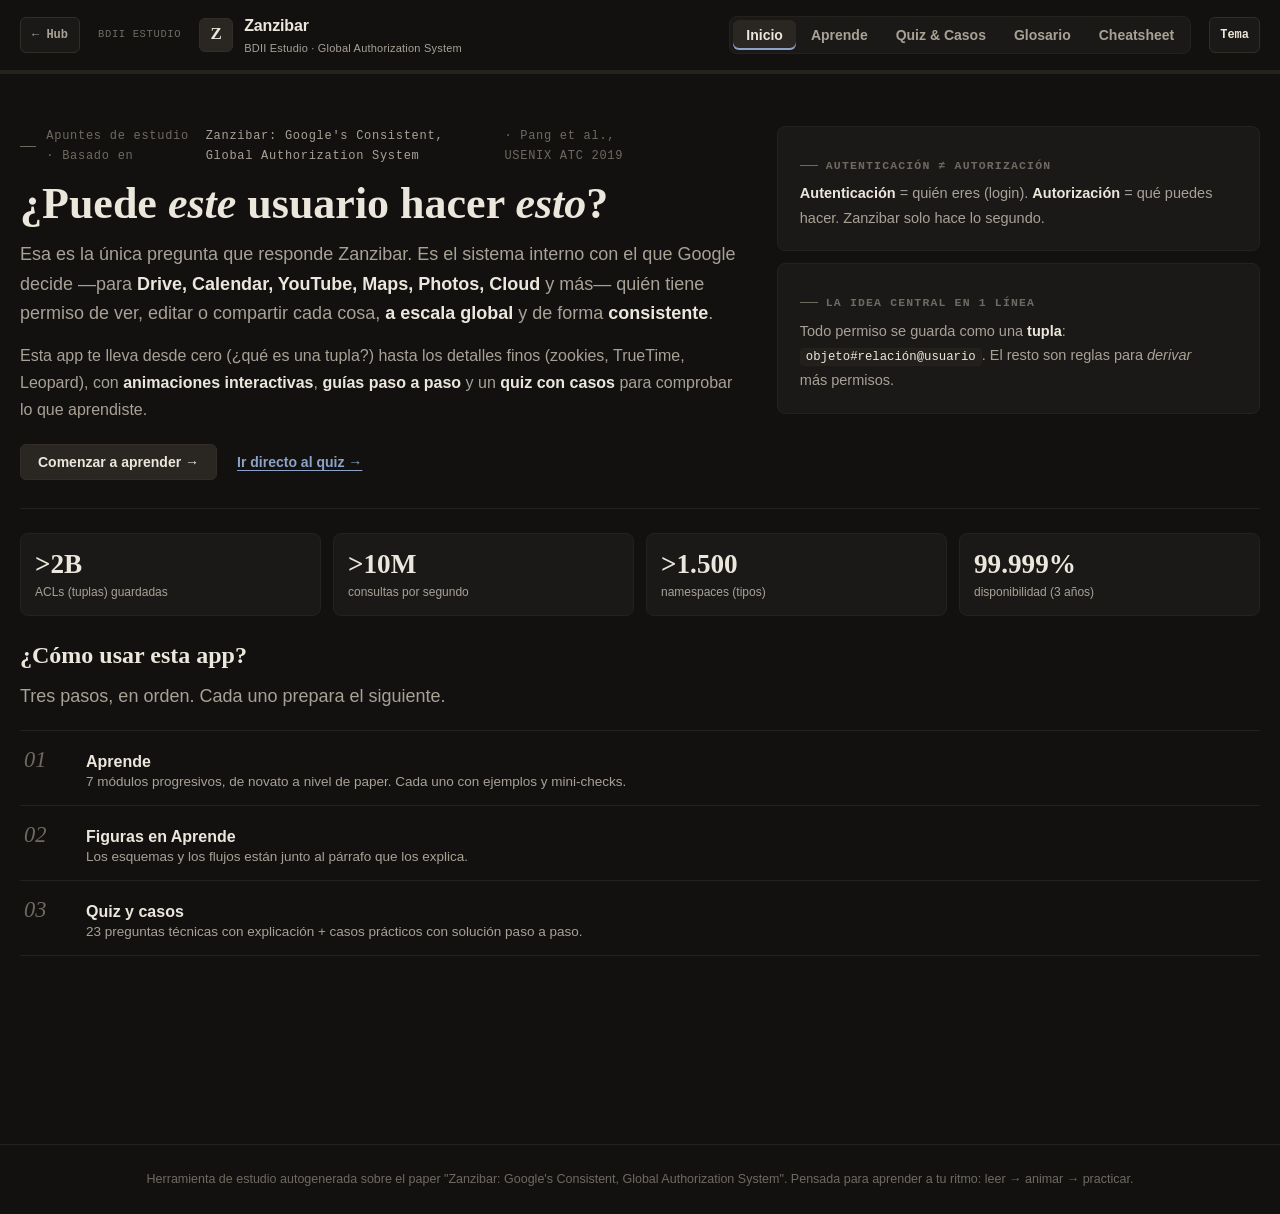
<file: papers/zanzibar/zanzibar_app.html>
<!DOCTYPE html>
<html lang="es">
<head>
<meta charset="UTF-8">
<meta name="viewport" content="width=device-width, initial-scale=1.0">
<title>Zanzibar · BDII Estudio — Google's Authorization System</title>
<style>
/* ============ ESTUDIO SUITE · design system v4 ("Study-desk editorial") ============
   Tesis: apuntes de curso compuestos como página editorial — titulares serif,
   datelines mono, reglas finas en vez de tarjetas, examen numerado, un solo
   azul tinta reservado a la acción. Ejes: density media · warmth cálida ·
   formality media-baja · energy quieta · ornament estructural · contrast alto.
   Offline: Georgia + sans/mono nativos (sin fuentes bloqueantes). Clases e ids
   intactos: el JS no cambia salvo iconos de módulo y flechas en tabs. */
:root{
  --bg:#131110; --bg2:#171514; --surface:#1b1917; --surface2:#221f1c; --surface3:#2a2622;
  --border:#322d27; --border-soft:#25211d;
  --text:#ece7dc; --muted:#a8a196; --dim:#6f6a61;
  --blue:#8ba3c7; --blue-soft:rgba(139,163,199,.12);
  --teal:#6fae9d; --teal-soft:rgba(111,174,157,.11);
  --orange:#c08d5c; --orange-soft:rgba(192,141,92,.11);
  --purple:#9d8ab8; --purple-soft:rgba(157,138,184,.11);
  --gold:#c2a05e; --gold-soft:rgba(194,160,94,.11);
  --pink:#b08396; --pink-soft:rgba(176,131,150,.11);
  --good:#74b18f; --bad:#c07f8c;
  --brand1:#8ba3c7; --brand2:#8ba3c7;
  --display:Georgia,'Palatino Linotype','Book Antiqua',Palatino,serif;
  --mono:ui-monospace,SFMono-Regular,Consolas,"Liberation Mono",Menlo,monospace;
  --sans:-apple-system,BlinkMacSystemFont,"Segoe UI",Roboto,"Helvetica Neue",Arial,sans-serif;
  --shadow:none;
  --shadow-sm:none;
  --radius:8px; --radius-sm:6px; --radius-xs:4px;
  --ring:0 0 0 2px rgba(139,163,199,.45);
}
*{box-sizing:border-box;}
html{scroll-behavior:smooth;}
body{
  margin:0; color:var(--text);
  font-family:var(--sans); line-height:1.7; font-size:16px;
  background:var(--bg);
  -webkit-font-smoothing:antialiased; text-rendering:optimizeLegibility;
}
body.light{
  --bg:#f4f1e9; --bg2:#ece6d5; --surface:#fbf9f2; --surface2:#f0e9d6; --surface3:#e3d8bf;
  --border:#d2c7a9; --border-soft:#e0d6bc;
  --text:#26241f; --muted:#5e594e; --dim:#948d7d;
  --blue:#3c5a86; --blue-soft:rgba(60,90,134,.09);
  --teal:#337065; --teal-soft:rgba(51,112,101,.09);
  --orange:#8f5f2b; --orange-soft:rgba(143,95,43,.09);
  --purple:#635183; --purple-soft:rgba(99,81,131,.09);
  --gold:#7d6a2e; --gold-soft:rgba(125,106,46,.10);
  --pink:#8f4f68; --pink-soft:rgba(143,79,104,.09);
  --good:#3c7a5d; --bad:#9c4a59;
  --shadow:0 1px 2px rgba(60,50,25,.08);
  --shadow-sm:0 1px 2px rgba(60,50,25,.06);
  background:var(--bg);
}
::selection{background:var(--border); color:var(--text);}
a{color:var(--blue); text-decoration:none; border-radius:3px;}
a:hover{text-decoration:underline;}
a:focus-visible, button:focus-visible, input:focus-visible{outline:none; box-shadow:var(--ring);}
::-webkit-scrollbar{width:11px; height:11px;}
::-webkit-scrollbar-thumb{background:var(--border); border-radius:8px; border:3px solid var(--bg);}
::-webkit-scrollbar-track{background:transparent;}
.skip-link{position:absolute; left:12px; top:-48px; z-index:100; background:var(--surface); color:var(--text); border:1px solid var(--border); border-radius:6px; padding:8px 14px; font-size:14px; font-weight:600; transition:top .15s ease; text-decoration:none;}
.skip-link:focus{top:12px;}

/* ============ HEADER / NAV ============ */
header{position:sticky; top:0; z-index:50; background:var(--bg); border-bottom:1px solid var(--border-soft);}
.topbar{max-width:1480px; margin:0 auto; padding:12px 20px; display:flex; align-items:center; gap:18px; flex-wrap:wrap;}
.brand{display:flex; align-items:center; gap:11px; font-weight:650; letter-spacing:-.01em; font-size:16px;}
.brand .logo{width:34px; height:34px; border-radius:6px; flex:0 0 auto; background:var(--surface3); border:1px solid var(--border); display:grid; place-items:center; font-weight:700; font-family:var(--display); font-size:17px; color:var(--text);}
.brand small{display:block; font-weight:500; font-size:11px; color:var(--muted); letter-spacing:.02em;}
.tabs{display:flex; gap:2px; margin-left:auto; flex-wrap:wrap; background:var(--surface); border:1px solid var(--border-soft); border-radius:8px; padding:3px;}
.tab{border:0; background:transparent; color:var(--muted); font-family:var(--sans); font-size:14px; font-weight:600; padding:7px 13px; border-radius:6px; cursor:pointer;}
.tab:hover{color:var(--text); background:var(--surface2);}
.tab.active{color:var(--text); background:var(--surface3); box-shadow:inset 0 -2px 0 var(--blue);}
.theme-btn{border:1px solid var(--border); background:var(--surface); color:var(--text); min-width:36px; height:36px; padding:0 10px; border-radius:6px; cursor:pointer; font-size:12px; font-weight:650; font-family:var(--mono); flex:0 0 auto;}
.theme-btn:hover{border-color:var(--dim);}
.hub-link{flex:0 0 auto; font-family:var(--mono); font-size:12px; font-weight:650; color:var(--muted); border:1px solid var(--border); background:var(--surface); padding:7px 11px; border-radius:6px; text-decoration:none; white-space:nowrap;}
.hub-link:hover{color:var(--text); border-color:var(--dim); text-decoration:none;}.suite-stamp{font-family:var(--mono);font-size:10.5px;letter-spacing:.06em;text-transform:uppercase;color:var(--dim);white-space:nowrap;}
.progress-track{height:3px; background:var(--border-soft);}
.progress-fill{height:100%; width:0; background:var(--blue); transition:width .4s ease;}

/* ============ LAYOUT / TYPE — escala 12 / 14 / 16 / 18 / 24 / 40 ============ */
main{max-width:1480px; margin:0 auto; padding:32px 20px 110px;}
.view{display:none;}
.view.active{display:block; animation:fadeUp .25s ease;}
@keyframes fadeUp{from{opacity:0;}to{opacity:1;}}
@keyframes pop{from{opacity:0;}to{opacity:1;}}
@keyframes animPulse{0%,100%{opacity:1;}50%{opacity:.55;}}
h1.title{font-family:var(--display); font-weight:700; font-size:clamp(2rem,4.4vw,2.75rem); margin:12px 0 12px; letter-spacing:0; line-height:1.12; text-wrap:balance;}
h1.title em{font-style:italic;}
h2{font-family:var(--display); font-weight:700; font-size:1.5rem; margin:0 0 12px; letter-spacing:0; line-height:1.25; text-wrap:balance;}
h3{font-family:var(--display); font-weight:700; font-size:1.15rem; margin:30px 0 10px; line-height:1.3;}
p{max-width:88ch; color:var(--muted); margin:0 0 13px; text-wrap:pretty;}
p strong, li strong, td strong{color:var(--text);}
ul, ol{color:var(--muted);}
.lede{font-size:1.125rem; color:var(--muted); max-width:84ch; line-height:1.65;}
.dateline{display:flex; align-items:center; gap:10px; font-family:var(--mono); font-size:12px; letter-spacing:.06em; color:var(--dim); margin:0 0 4px;}
.dateline::before{content:""; width:26px; height:1px; background:var(--dim);}
.dateline cite{font-style:normal; color:var(--muted);}
.kicker{display:inline-flex; align-items:center; gap:8px; font-family:var(--mono); font-size:11.5px; letter-spacing:.1em; text-transform:uppercase; color:var(--dim); font-weight:700;}
.kicker::before{content:""; width:18px; height:1px; background:var(--dim);}

.card{background:var(--surface); border:1px solid var(--border-soft); border-radius:var(--radius); padding:20px 22px; margin:14px 0;}
.card.accent-blue, .card.accent-teal, .card.accent-orange, .card.accent-purple, .card.accent-gold, .card.accent-pink{border-left:1px solid var(--border-soft);}
.callout{position:relative; border-radius:6px; padding:13px 16px 13px 48px; margin:16px 0; font-size:14px; max-width:96ch; background:var(--surface2); border:1px solid var(--border-soft); border-left:3px solid var(--dim);}
.callout::before{display:grid; place-items:center; width:24px; height:24px; border-radius:6px; position:absolute; left:12px; top:13px; font-size:13px; font-weight:700; background:var(--surface3); border:1px solid var(--border);}
.callout .lbl{font-family:var(--mono); font-size:10.5px; text-transform:uppercase; letter-spacing:.08em; margin-bottom:5px; font-weight:700; color:var(--dim);}
.callout.info{border-left-color:var(--blue);} .callout.info .lbl{color:var(--blue);} .callout.info::before{content:"i"; color:var(--blue); font-family:var(--sans); font-style:normal;}
.callout.tip{border-left-color:var(--teal);} .callout.tip .lbl{color:var(--teal);} .callout.tip::before{content:"✓"; color:var(--teal);}
.callout.warn{border-left-color:var(--orange);} .callout.warn .lbl{color:var(--orange);} .callout.warn::before{content:"!"; color:var(--orange);}
.callout.err{border-left-color:var(--bad);} .callout.err .lbl{color:var(--bad);} .callout.err::before{content:"×"; color:var(--bad);}
.callout.dark{background:var(--surface2);}
.trade{background:var(--surface2); border:1px solid var(--border-soft); border-left:3px solid var(--gold); border-radius:6px; padding:12px 15px; margin:14px 0; font-size:14px; max-width:96ch; color:var(--muted);}
.trade b{color:var(--text);}
.trade b:first-child{color:var(--text);}

code{font-family:var(--mono); font-size:.85em; background:var(--surface2); border:1px solid var(--border-soft); padding:1px 5px; border-radius:4px; color:var(--text);}
pre{background:#100f0e; color:#d8d5cf; padding:16px 18px; border-radius:4px; overflow-x:auto; font-family:var(--mono); font-size:12.5px; line-height:1.7; max-width:100%; border:1px solid var(--border-soft);}
body.light pre{background:#26241f; color:#e2ded6;}
pre code{background:none; border:0; padding:0; color:inherit; font-size:inherit;}
.kw{color:#c8b88a;} .str{color:#93b898;} .cmt{color:#6e6e76;} .fn{color:#9db4d0;} .op{color:#b39ec4;}

table{border-collapse:separate; border-spacing:0; width:100%; margin:14px 0; font-size:13.5px; border:1px solid var(--border-soft); border-radius:4px; overflow:hidden;}
th,td{padding:9px 12px; text-align:left; vertical-align:top; border-bottom:1px solid var(--border-soft);}
th{background:var(--surface2); font-weight:650; color:var(--text); font-size:12.5px; position:sticky; top:0;}
tr:last-child th, tr:last-child td{border-bottom:0;}
tbody tr:hover td{background:var(--surface2);}
tr:nth-child(even) td{background:color-mix(in srgb, var(--surface2) 50%, transparent);}
table, .score-chip, .step-counter{font-variant-numeric:tabular-nums;}

.pill{display:inline-block; padding:2px 10px; border-radius:999px; font-size:11.5px; font-weight:650; font-family:var(--mono); border:1px solid var(--border);}
.pill.blue{background:var(--blue-soft); color:var(--blue); border-color:transparent;}
.pill.teal{background:var(--teal-soft); color:var(--teal); border-color:transparent;}
.pill.orange{background:var(--orange-soft); color:var(--orange); border-color:transparent;}
.pill.purple{background:var(--purple-soft); color:var(--purple); border-color:transparent;}
.pill.gold{background:var(--gold-soft); color:var(--gold); border-color:transparent;}

.btn{display:inline-flex; align-items:center; gap:8px; border:1px solid var(--border); cursor:pointer; background:var(--surface3); color:var(--text); font-weight:600; font-size:14px; font-family:var(--sans); padding:9px 17px; border-radius:var(--radius-sm);}
.btn:hover{border-color:var(--dim); filter:brightness(1.1);}
.btn:active{transform:none;}
.btn:disabled{opacity:.45; cursor:default;}
.btn.ghost{background:var(--surface2); color:var(--text); border-color:var(--border-soft);}
.btn.ghost:hover{border-color:var(--dim);}
.btn.teal{background:var(--teal); border-color:transparent; color:#10201c;}
body.light .btn.teal{color:#fbf9f3;}
.btn.teal:hover{filter:brightness(.94);}
.btn.playing{background:var(--gold); border-color:transparent; color:#1a1408;}
.btn.small{padding:6px 12px; font-size:13px;}
.linklike{background:none; border:0; padding:9px 4px; cursor:pointer; color:var(--blue); font-family:var(--sans); font-size:14px; font-weight:600; text-decoration:underline; text-underline-offset:3px; text-decoration-thickness:1px;}
.linklike:hover{filter:brightness(1.15);}
.controls .btn.seg-on{border-color:var(--teal); color:var(--teal);}

/* ============ HERO (editorial: dateline, titular, una acción) ============ */
.hero{display:grid; grid-template-columns:1.5fr 1fr; gap:32px; align-items:start; padding:20px 0 8px; border-bottom:1px solid var(--border-soft); padding-bottom:28px;}
.hero-cards{display:grid; gap:12px;}
.hero-cta{display:flex; gap:16px; align-items:center; flex-wrap:wrap; margin-top:20px;}
.stat-grid{display:grid; grid-template-columns:repeat(4,1fr); gap:12px; margin:24px 0;}
.stat{background:var(--surface); border:1px solid var(--border-soft); border-radius:var(--radius); padding:16px 14px 14px; text-align:left;}
.stat .n{font-family:var(--display); font-size:1.7rem; font-weight:700; color:var(--text); font-variant-numeric:tabular-nums; line-height:1.1;}
.stat .l{font-size:12px; color:var(--muted); margin-top:4px; line-height:1.5;}
.path{list-style:none; margin:18px 0; padding:0; border-top:1px solid var(--border-soft);}
.path li{border-bottom:1px solid var(--border-soft);}
.path-step{display:flex; gap:18px; align-items:baseline; width:100%; text-align:left; background:none; border:0; padding:16px 4px; cursor:pointer; color:var(--text); font-family:var(--sans);}
.path-step:hover .path-t{color:var(--blue);}
.path-n{font-family:var(--display); font-style:italic; font-size:1.4rem; color:var(--dim); min-width:44px;}
.path-step:hover .path-n{color:var(--blue);}
.path-t{display:block; font-size:16px; font-weight:650; color:var(--text);}
.path-d{display:block; font-size:13.5px; color:var(--muted); margin-top:3px; max-width:80ch;}

/* ============ APRENDE ============ */
.aprende-layout{display:grid; grid-template-columns:220px minmax(0,1fr); gap:36px; align-items:start;}
.module-nav{position:sticky; top:78px; display:flex; flex-direction:column; gap:2px; background:var(--surface); border:1px solid var(--border-soft); border-radius:var(--radius); padding:6px;}
.module-link{display:flex; align-items:center; gap:10px; text-align:left; cursor:pointer; background:transparent; border:0; border-radius:6px; color:var(--muted); font-family:var(--sans); font-size:13.5px; font-weight:600; padding:8px 11px; border-left:2px solid transparent;}
.module-link:hover{background:var(--surface2); color:var(--text);}
.module-link.active{background:var(--surface2); color:var(--text); border-left-color:var(--blue);}
.module-link .idx{font-family:var(--mono); font-size:11px; color:var(--dim);}
.module-link.done .check{margin-left:auto; color:var(--good); font-size:13px; font-weight:700;}
.module-content{min-width:0;}
.module-content > h2{margin-top:4px;}
.done-banner{display:none; align-items:center; gap:10px; background:var(--surface2); border:1px solid var(--border-soft); border-left:3px solid var(--good); border-radius:6px; padding:9px 14px; margin-bottom:14px; color:var(--text); font-weight:600; font-size:14px;}
.module-pager{display:flex; justify-content:space-between; gap:12px; margin-top:24px; flex-wrap:wrap;}
.legend{display:flex; gap:10px; flex-wrap:wrap; margin:14px 0;}

/* ============ SVG figures ============ */
figure{margin:20px 0;}
figure svg{width:100%; height:auto; display:block; background:var(--surface); border:1px solid var(--border-soft); border-radius:4px;}
figure figcaption{font-size:14px; color:var(--muted); background:var(--surface); border:1px solid var(--border-soft); border-radius:6px; padding:9px 13px; margin-top:8px; font-family:var(--sans);}
figure figcaption span{color:var(--text);}
.tnode{font:600 13px var(--sans); fill:var(--text);}
.tedge{font:400 11px var(--mono); fill:var(--muted);}
svg text.svgcap{font:700 14px var(--sans); fill:var(--gold);}
svg .flow{stroke-dasharray:7 5; animation:dashmove 0.9s linear infinite;}
@keyframes dashmove{to{stroke-dashoffset:-12;}}
.controls{display:flex; gap:10px; flex-wrap:wrap; align-items:center; margin:12px 0;}
.controls label{cursor:pointer;}
input[type="checkbox"]{accent-color:var(--blue);}
input[type="range"]{-webkit-appearance:none; appearance:none; height:4px; border-radius:99px; background:var(--border); outline-offset:4px;}
input[type="range"]::-webkit-slider-thumb{-webkit-appearance:none; width:16px; height:16px; border-radius:50%; background:var(--text); border:none; cursor:pointer;}
input[type="range"]::-moz-range-thumb{width:16px; height:16px; border-radius:50%; background:var(--text); border:none; cursor:pointer;}

/* ============ ANIM feedback ============ */
.anim-status{display:flex; align-items:center; gap:12px; margin:14px 0 4px; flex-wrap:wrap;}
.status-badge{font-family:var(--mono); font-size:11.5px; font-weight:700; padding:3px 11px; border-radius:999px; background:var(--surface2); border:1px solid var(--border); color:var(--muted); white-space:nowrap;}
.status-badge.playing{color:var(--teal); border-color:var(--teal); animation:animPulse 1.4s ease-in-out infinite;}
.status-badge.paused{color:var(--gold); border-color:var(--gold);}
.status-badge.done{color:var(--good); border-color:var(--good);}
.anim-progress{flex:1; min-width:140px; height:6px; border-radius:999px; background:var(--surface2); overflow:hidden; border:1px solid var(--border-soft);}
.anim-progress-fill{height:100%; width:0; background:var(--blue); transition:width .4s ease;}
.step-counter{font-family:var(--mono); font-size:12px; color:var(--dim); min-width:52px; text-align:right;}
.narrator{background:var(--surface); border:1px solid var(--border-soft); border-left:3px solid var(--blue); border-radius:6px; padding:11px 15px; margin:10px 0; font-size:15px; line-height:1.65; color:var(--text); min-height:52px;}
.narrator b{color:var(--text);}

/* ============ QUIZ (examen numerado) ============ */
.quiz-toolbar{display:flex; gap:12px; align-items:center; flex-wrap:wrap; margin:14px 0;}
.score-chip{background:var(--surface); border:1px solid var(--border); border-radius:999px; padding:6px 14px; font-weight:650; font-family:var(--mono); font-size:13.5px; font-variant-numeric:tabular-nums;}
.question-card{background:var(--surface); border:1px solid var(--border-soft); border-radius:var(--radius); padding:20px 22px; margin:16px 0; scroll-margin-top:90px;}
.qmeta{display:flex; gap:8px; align-items:center; margin-bottom:10px; flex-wrap:wrap;}
.qmeta .qnum{font-family:var(--display); font-style:italic; font-size:15px; color:var(--dim);}
.qtag{font-family:var(--mono); font-size:11px; font-weight:700; padding:2px 9px; border-radius:999px; border:1px solid transparent;}
.qtext{font-size:16.5px; font-weight:650; margin-bottom:12px; color:var(--text); line-height:1.6;}
.opts{counter-reset:qa;}
.opt{position:relative; display:block; width:100%; text-align:left; cursor:pointer; font-family:var(--sans); background:var(--surface); border:1px solid var(--border-soft); color:var(--text); border-radius:6px; padding:10px 13px 10px 50px; margin:7px 0; font-size:14px; line-height:1.55;}
.opt::before{counter-increment:qa; content:counter(qa,upper-alpha); position:absolute; left:11px; top:50%; transform:translateY(-50%); width:26px; height:26px; display:grid; place-items:center; border-radius:6px; background:var(--surface2); border:1px solid var(--border); font-family:var(--mono); font-size:12px; font-weight:700; color:var(--dim);}
.opt:hover{border-color:var(--dim);}
.opt:hover::before{color:var(--text); border-color:var(--dim);}
.opt.correct{border-color:var(--good);}
.opt.correct::before{background:var(--good); border-color:var(--good); color:#0e1512;}
.opt.wrong{border-color:var(--bad);}
.opt.wrong::before{background:var(--bad); border-color:var(--bad); color:#fff;}
.opt:disabled{cursor:default;}
.opt:disabled:not(.correct):not(.wrong){opacity:.7;}
.explain{display:none; background:var(--surface2); border:1px solid var(--border-soft); border-left:3px solid var(--teal); border-radius:0 6px 6px 0; padding:13px 15px; margin-top:11px; font-size:13.5px; color:var(--muted);}
.explain.show{display:block; animation:pop .2s ease;}
.explain .why{font-weight:700; color:var(--text);}
.quiz-result{display:none; text-align:center; padding:30px; background:var(--surface); border-radius:var(--radius); border:1px solid var(--border-soft); margin:20px 0;}
.quiz-result.show{display:block; animation:pop .25s ease;}
.big-score{font-family:var(--display); font-size:3.2rem; font-weight:700; color:var(--text); font-variant-numeric:tabular-nums; line-height:1;}
.grade-bar{height:10px; border-radius:999px; background:var(--surface2); border:1px solid var(--border-soft); overflow:hidden; margin:14px auto; max-width:420px;}
.grade-fill{height:100%; width:0; border-radius:999px; background:var(--blue); transition:width .6s ease;}
.case-card{background:var(--surface); border:1px solid var(--border-soft); border-radius:var(--radius); padding:20px 22px; margin:18px 0; scroll-margin-top:90px;}
.case-card h3{margin-top:6px;}
.case-step{background:var(--surface2); border:1px solid var(--border-soft); border-radius:6px; padding:12px 15px; margin:10px 0; font-size:14px;}
.hint-btn{font-family:var(--mono); font-size:12.5px;}
.reveal-btn{margin-top:6px;}

/* ============ GLOSARIO ============ */
.glossary-search{width:100%; max-width:480px; background:var(--surface); border:1px solid var(--border); color:var(--text); font-family:var(--sans); font-size:14.5px; padding:11px 15px 11px 40px; border-radius:6px; margin:12px 0 8px; background-image:url("data:image/svg+xml,%3Csvg xmlns='http://www.w3.org/2000/svg' width='15' height='15' viewBox='0 0 24 24' fill='none' stroke='%236f6a61' stroke-width='2.2' stroke-linecap='round'%3E%3Ccircle cx='11' cy='11' r='7'/%3E%3Cpath d='M20 20l-3.5-3.5'/%3E%3C/svg%3E"); background-repeat:no-repeat; background-position:13px center;}
.glossary-search:focus{border-color:var(--blue); box-shadow:var(--ring); outline:none;}
.glossary-search::placeholder{color:var(--dim);}
.gloss-term{background:var(--surface); border:1px solid var(--border-soft); border-radius:6px; padding:15px 17px; margin:10px 0; border-left:2px solid transparent;}
.gloss-term:hover{border-left-color:var(--dim);}
.gloss-term h3{margin:0 0 5px; font-size:15.5px;}
.gloss-term .def{color:var(--muted); font-size:14px;}

/* ============ CHEATSHEET ============ */
#cheatsheetContent{display:grid; grid-template-columns:1fr 1fr; gap:0 14px; align-items:start;}
#cheatsheetContent .card{margin:7px 0;}
#cheatsheetContent .card:first-child{grid-column:1 / -1;}

footer{margin-top:60px; padding:24px 20px; border-top:1px solid var(--border-soft); text-align:center; color:var(--dim); font-size:12.5px;}

@media(max-width:860px){
  body{font-size:15.5px;}
  .hero{grid-template-columns:1fr;}
  .stat-grid{grid-template-columns:repeat(2,1fr);}
  .path-step{padding:14px 2px;}
  #cheatsheetContent{grid-template-columns:1fr;}
  .aprende-layout{grid-template-columns:1fr;}
  .module-nav{position:static; flex-direction:row; overflow-x:auto; padding:6px; scrollbar-width:thin;}
  .module-link{white-space:nowrap; border-left:0; border-bottom:2px solid transparent; border-radius:0;}
  .module-link.active{border-bottom-color:var(--blue);}
  h1.title{font-size:1.7rem;}
  .tabs{margin-left:0;}
  table{display:block; overflow-x:auto;}
}
@media print{
  header, .hub-link, .suite-stamp, .tabs, .theme-btn, .progress-track, .controls, .anim-status, .narrator, .quiz-toolbar, #glossarySearch, .module-pager, .theme-btn, .module-nav, footer{display:none !important;}
  body{background:#fff;}
  main{max-width:100%; padding:0;}
  .view{display:none !important;}
  #view-cheatsheet{display:block !important;}
  #cheatsheetContent{display:grid; grid-template-columns:1fr 1fr; gap:8px;}
  #cheatsheetContent .card{box-shadow:none; break-inside:avoid; border:1px solid #999; margin:4px 0; padding:10px 12px;}
}
@media (prefers-reduced-motion: reduce){
  html{scroll-behavior:auto;}
  *, *::before, *::after{animation-duration:.01ms !important; animation-iteration-count:1 !important; transition-duration:.01ms !important;}
  svg .flow{animation:none;}
}

</style>
  <link rel="stylesheet" href="../../assets/learn-stage.css">
</head>
<body><a class="skip-link" href="#main">Saltar al contenido</a>
<header>
  <div class="topbar">
    <a class="hub-link" href="../../index.html">← Hub</a><span class="suite-stamp">BDII Estudio</span>
    <div class="brand">
      <div class="logo">Z</div>
      <div>
        <div>Zanzibar</div>
        <small>BDII Estudio · Global Authorization System</small>
      </div>
    </div>
    <nav class="tabs" id="tabs" role="tablist" aria-label="Vistas de estudio">
      <button class="tab active" role="tab" aria-selected="true" data-view="inicio">Inicio</button>
      <button class="tab" role="tab" aria-selected="false" data-view="aprende">Aprende</button>
      <button class="tab" role="tab" aria-selected="false" data-view="quiz">Quiz & Casos</button>
      <button class="tab" role="tab" aria-selected="false" data-view="glosario">Glosario</button>
      <button class="tab" role="tab" aria-selected="false" data-view="cheatsheet">Cheatsheet</button>
    </nav>
    <button type="button" class="theme-btn" id="themeBtn" title="Cambiar tema" aria-label="Cambiar tema">Tema</button>
  </div>
  <div class="progress-track"><div class="progress-fill" id="progressFill"></div></div>
</header>

<main id="main">

<!-- ===================== INICIO ===================== -->
<section id="view-inicio" class="view active">
  <div class="hero">
    <div>
      <p class="dateline">Apuntes de estudio · Basado en <cite>Zanzibar: Google's Consistent, Global Authorization System</cite> · Pang et al., USENIX ATC 2019</p>
      <h1 class="title">¿Puede <em>este</em> usuario hacer <em>esto</em>?</h1>
      <p class="lede">Esa es la única pregunta que responde Zanzibar. Es el sistema interno con el que Google decide —para <strong>Drive, Calendar, YouTube, Maps, Photos, Cloud</strong> y más— quién tiene permiso de ver, editar o compartir cada cosa, <strong>a escala global</strong> y de forma <strong>consistente</strong>.</p>
      <p>Esta app te lleva desde cero (¿qué es una tupla?) hasta los detalles finos (zookies, TrueTime, Leopard), con <strong>animaciones interactivas</strong>, <strong>guías paso a paso</strong> y un <strong>quiz con casos</strong> para comprobar lo que aprendiste.</p>
      <div class="hero-cta">
        <button class="btn" onclick="go('aprende')">Comenzar a aprender →</button>
        <button class="linklike" onclick="go('quiz')">Ir directo al quiz →</button>
      </div>
    </div>
    <div class="hero-cards">
      <div class="card accent-blue" style="margin:0;">
        <div class="kicker">Autenticación ≠ Autorización</div>
        <p style="margin:6px 0 0; font-size:14.5px;"><strong>Autenticación</strong> = quién eres (login). <strong>Autorización</strong> = qué puedes hacer. Zanzibar solo hace lo segundo.</p>
      </div>
      <div class="card accent-teal" style="margin:0;">
        <div class="kicker">La idea central en 1 línea</div>
        <p style="margin:6px 0 0; font-size:14.5px;">Todo permiso se guarda como una <strong>tupla</strong>: <code>objeto#relación@usuario</code>. El resto son reglas para <em>derivar</em> más permisos.</p>
      </div>
    </div>
  </div>

  <div class="stat-grid">
    <div class="stat"><div class="n">&gt;2B</div><div class="l">ACLs (tuplas) guardadas</div></div>
    <div class="stat"><div class="n">&gt;10M</div><div class="l">consultas por segundo</div></div>
    <div class="stat"><div class="n">&gt;1.500</div><div class="l">namespaces (tipos)</div></div>
    <div class="stat"><div class="n">99.999%</div><div class="l">disponibilidad (3 años)</div></div>
  </div>

  <h2>¿Cómo usar esta app?</h2>
  <p class="lede">Tres pasos, en orden. Cada uno prepara el siguiente.</p>
  <ol class="path">
    <li><button class="path-step" onclick="go('aprende')"><span class="path-n">01</span><span><span class="path-t">Aprende</span><span class="path-d">7 módulos progresivos, de novato a nivel de paper. Cada uno con ejemplos y mini-checks.</span></span></button></li>
    <li><button class="path-step" onclick="go('aprende')"><span class="path-n">02</span><span><span class="path-t">Figuras en Aprende</span><span class="path-d">Los esquemas y los flujos están junto al párrafo que los explica.</span></span></button></li>
    <li><button class="path-step" onclick="go('quiz')"><span class="path-n">03</span><span><span class="path-t">Quiz y casos</span><span class="path-d">23 preguntas técnicas con explicación + casos prácticos con solución paso a paso.</span></span></button></li>
  </ol>
</section>

<!-- ===================== APRENDE ===================== -->
<section id="view-aprende" class="view">
  <span class="kicker">Ruta de aprendizaje</span>
  <h2>Aprende Zanzibar desde cero</h2>
  <p class="lede">Sigue los módulos en orden. Cada uno construye sobre el anterior. Marca "completado" para llevar tu progreso.</p>

  <div class="aprende-layout">
    <nav class="module-nav" id="moduleNav"></nav>
    <div class="module-content" id="moduleContent"></div>
  </div>
</section>

<!-- ===================== ANIMACIONES ===================== -->
<section id="view-quiz" class="view">
  <span class="kicker">Comprueba tu aprendizaje</span>
  <h2>Quiz técnico</h2>
  <p class="lede">Responde y recibe la explicación al instante. Puedes reintentar las veces que quieras. Después pasa a los <strong>casos prácticos</strong>.</p>

  <div class="quiz-toolbar">
    <span class="score-chip" id="scoreChip">0 / 0 correctas</span>
    <button class="btn ghost small" onclick="quiz.reset()">Reiniciar quiz</button>
  </div>
  <div id="quizContainer"></div>
  <div class="quiz-result" id="quizResult">
    <div class="big-score" id="quizPercent">0%</div>
    <div class="grade-bar"><div class="grade-fill" id="gradeFill"></div></div>
    <p id="quizMsg" style="text-align:center; margin:0 auto;"></p>
  </div>

  <hr style="border:none; border-top:1px solid var(--border-soft); margin:40px 0;">

  <h2>Casos prácticos (ejercicios)</h2>
  <p class="lede">Aplica lo aprendido. Intenta resolver cada caso <em>antes</em> de pulsar "Ver solución".</p>
  <div id="casesContainer"></div>
</section>

<!-- ===================== GLOSARIO ===================== -->
<section id="view-glosario" class="view">
  <span class="kicker">Referencia rápida</span>
  <h2>Glosario</h2>
  <p class="lede">Todos los términos del paper en un solo lugar. Escribe para filtrar.</p>
  <input class="glossary-search" id="glossarySearch" type="text" placeholder="Filtra por término o definición (ej: zookie, userset, rewrite)…">
  <div id="glossaryList"></div>
</section>

<!-- ===================== CHEATSHEET ===================== -->
<section id="view-cheatsheet" class="view">
  <span class="kicker">Repaso de último minuto</span>
  <h2> Cheatsheet</h2>
  <p class="lede">Todo lo esencial en una página, ideal para repasar antes del quiz o el examen.</p>
  <div id="cheatsheetContent"></div>
</section>

</main>

<footer>
  Herramienta de estudio autogenerada sobre el paper "Zanzibar: Google's Consistent, Global Authorization System".
  Pensada para aprender a tu ritmo: leer → animar → practicar.
</footer>

<script>
/* ============================================================
   DATOS DE CONTENIDO
============================================================ */
const MODULES = [
  {
    id:'m0', tag:'Módulo 0', accent:'gold', title:'El problema que resuelve Zanzibar',
    summary:'Autorización vs autenticación, y por qué Google necesitó un sistema unificado.',
    html:`
    <p class="lede">Antes de hablar de tuplas y zookies, entiende <strong>qué problema</strong> resuelve Zanzibar. Sin esto, todo lo demás parece magia.</p>

    <h3>Autenticación vs Autorización</h3>
    <div class="callout info"><div class="lbl">La distinción clave</div>
      <strong>Autenticación</strong> responde "¿quién eres?" (tu usuario y contraseña, tu sesión).<br>
      <strong>Autorización</strong> responde "¿tienes permiso para esto?" (¿puedes abrir este documento?).
      <br><br>Zanzibar <strong>NO</strong> hace login. Asume que ya sabemos quién eres (un <em>user id</em>) y solo decide permisos.
    </div>

    <h3>El problema: permisos por todas partes</h3>
    <p>Google tiene muchos productos: Drive, Calendar, YouTube, Maps, Photos, Cloud, Hangouts… Cada uno necesita responder preguntas como:</p>
    <ul style="color:var(--muted);">
      <li>¿Puede Ana <em>ver</em> este documento?</li>
      <li>¿Puede Bob <em>editar</em> esta carpeta?</li>
      <li>¿Puede este grupo <em>compartir</em> este video?</li>
    </ul>
    <p>Sin un sistema común, cada producto implementaría sus propias reglas de permisos. Eso genera <strong>duplicación, inconsistencias, bugs de seguridad y dolor de cabeza</strong> para auditar.</p>

    <h3>La solución: un sistema unificado</h3>
    <div class="callout tip"><div class="lbl">Idea fuerza</div>
      Zanzibar es <strong>un solo servicio global</strong> que todos los productos usan para guardar sus listas de control de acceso (ACLs) y para consultar "¿tiene permiso X?". Un modelo de datos único, un lenguaje de configuración único, una sola fuente de verdad.
    </div>

    <h3>Tres requisitos de diseño</h3>
    <table>
      <tr><th>Requisito</th><th>Qué significa</th></tr>
      <tr><td><strong>Correctitud</strong></td><td>Las respuestas deben respetar el orden causal de los cambios (nada de ver contenido que ya no deberías ver).</td></tr>
      <tr><td><strong>Flexibilidad</strong></td><td>Un modelo lo bastante expresivo para representar ACLs de productos muy distintos.</td></tr>
      <tr><td><strong>Escala y latencia</strong></td><td>Miles de millones de datos, millones de consultas/seg, con milisegundos de respuesta.</td></tr>
    </table>

    <h3>La magnitud del problema</h3>
    <p>En producción, Zanzibar guarda <strong>más de 2 billones (trillions) de ACLs</strong> (~100 TB), sirve <strong>&gt;10 millones de consultas por segundo</strong> y mantiene <strong>99.999% de disponibilidad</strong> durante años. Es, literalmente, uno de los sistemas de autorización más grandes del mundo.</p>

    <div class="callout warn"><div class="lbl">Error común de novato</div>
      Confundir "autorización" con "autenticación". En el quiz, si ves una pregunta sobre qué hace Zanzibar, recuerda: <strong>decide permisos, no identidades</strong>.</div>
    `,
    mini: { q:'¿Cuál es la misión de Zanzibar?', opts:['Autenticar usuarios','Decidir si un usuario tiene permiso para algo','Guardar contraseñas','Encriptar documentos'], a:1, why:'Zanzibar es autorización: responde "¿puede este usuario hacer esto?". La autenticación (quién eres) es un problema aparte.' }
  },
  {
    id:'m1', tag:'Módulo 1', accent:'blue', title:'Modelo de datos: la tupla de relación',
    summary:'objeto#relación@usuario — la pieza con la que se expresa TODO permiso.',
    html:`
    <p class="lede">Todo el poder de Zanzibar descansa en una estructura diminuta y elegante: la <strong>tupla de relación</strong>.</p>

    <pre><code>⟨tupla⟩     ::= ⟨objeto⟩ '#' ⟨relación⟩ '@' ⟨usuario⟩
⟨objeto⟩    ::= ⟨namespace⟩ ':' ⟨object_id⟩
⟨usuario⟩   ::= ⟨user_id⟩  |  ⟨userset⟩
⟨userset⟩   ::= ⟨objeto⟩ '#' ⟨relación⟩</code></pre>

    <h3>Desglosando cada parte</h3>
    <table>
      <tr><th>Término</th><th>Qué es</th><th>Ejemplo</th></tr>
      <tr><td><code>namespace</code></td><td>El <strong>tipo</strong> de objeto (como una "clase").</td><td><code>doc</code>, <code>group</code>, <code>folder</code>, <code>video</code></td></tr>
      <tr><td><code>object_id</code></td><td>Una instancia concreta de ese tipo.</td><td><code>readme</code>, <code>eng</code></td></tr>
      <tr><td><code>relación</code></td><td>El <strong>rol</strong> que conecta objeto y usuario.</td><td><code>owner</code>, <code>editor</code>, <code>viewer</code>, <code>member</code>, <code>parent</code></td></tr>
      <tr><td><code>user_id</code></td><td>Un usuario concreto (persona).</td><td><code>10</code>, <code>alice@gmail.com</code></td></tr>
      <tr><td><code>userset</code></td><td>Un <strong>conjunto de usuarios</strong> definido por otra tupla.</td><td><code>group:eng#member</code></td></tr>
    </table>

    <h3>Leer una tupla en voz alta</h3>
    <pre><code>doc:readme#viewer@group:eng#member
└──┬──┘ └─┬─┘  └──┬──┘  └────┬────┘ └─┬─┘
  ns    obj    relación  ns   obj   relación (userset)

<span class="cmt">"Todos los miembros del grupo eng son viewers del doc readme."</span></code></pre>

    <div class="callout info"><div class="lbl">Ejemplos reales</div>
      <code>doc:readme#owner@10</code> → el usuario 10 es <strong>dueño</strong> de doc:readme.<br>
      <code>group:eng#member@11</code> → el usuario 11 es <strong>miembro</strong> del grupo eng.<br>
      <code>doc:readme#parent@folder:A</code> → doc:readme <strong>está dentro</strong> de folder:A.
    </div>

    <h3>¿Por qué es poderoso el userset?</h3>
    <p>Fíjate que el lado derecho de una tupla puede ser <strong>otro objeto#relación</strong> en vez de una persona. Eso permite <strong>anidar</strong>: un documento puede dar acceso a "todos los miembros de un grupo", y ese grupo a su vez puede contener a otro grupo. Todo con la <em>misma</em> estructura — sin tablas especiales para grupos, roles ni jerarquías.</p>

    <div class="callout tip"><div class="lbl">Imagen mental</div>
      Piensa en las tuplas como <strong>aristas de un grafo dirigido</strong>: cada tupla conecta un objeto con un usuario o con otro conjunto de usuarios. Consultar permisos = recorrer ese grafo.</div>

    <div class="callout warn"><div class="lbl">Error común de novato</div>
      No confundir el orden. Es <code>objeto#relación@usuario</code>, no al revés. El "<code>#</code>" separa objeto y relación; el "<code>@</code>" separa todo eso del usuario.</div>
    `,
    mini: { q:'La tupla group:eng#member@11 significa…', opts:['El grupo 11 es miembro de eng','El usuario 11 es miembro del grupo eng','eng es miembro del usuario 11','11 grupos son miembros'], a:1, why:'objeto=group:eng, relación=member, usuario=11. Se lee: "el usuario 11 es miembro del grupo eng".' }
  },
  {
    id:'m2', tag:'Módulo 2', accent:'purple', title:'Userset rewrites: permisos derivados',
    summary:'Cómo owner ⊂ editor ⊂ viewer se define una sola vez, con union/intersection/difference.',
    html:`
    <p class="lede">Guardar cada permiso a mano no escala: si un dueño debería poder editar, no quieres escribir "owner" y "editor" para cada persona. Los <strong>userset rewrites</strong> definen cómo <em>derivar</em> un conjunto de usuarios a partir de otros.</p>

    <h3>Los tres operadores de conjuntos</h3>
    <table>
      <tr><th>Operador</th><th>Significado</th><th>Se lee como</th></tr>
      <tr><td><code>union</code></td><td>Une los hijos</td><td>A o B o C…</td></tr>
      <tr><td><code>intersection</code></td><td>Intersección de los hijos</td><td>A y B…</td></tr>
      <tr><td><code>exclusion</code></td><td>Diferencia de conjuntos</td><td>A menos B</td></tr>
    </table>

    <h3>Los tres tipos de "hijo"</h3>
    <table>
      <tr><th>Hijo</th><th>Qué hace</th></tr>
      <tr><td><code>_this</code></td><td>Las tuplas <strong>directas</strong> de este objeto#relación (ej: los viewers listados explícitamente).</td></tr>
      <tr><td><code>computed_userset</code></td><td>Otra relación <strong>del mismo objeto</strong> (ej: "los editors también son viewers").</td></tr>
      <tr><td><code>tuple_to_userset</code></td><td>Sigue una relación hacia <strong>otro objeto</strong> y aplica una relación de ese objeto (ej: "los viewers de la carpeta padre también son viewers del documento").</td></tr>
    </table>

    <h3>La jerarquía clásica del paper</h3>
    <p>Para un <code>document</code>:</p>
    <pre><code><span class="kw">relation</span> { name: <span class="str">"editor"</span>
  userset_rewrite { union {
    child { _this {} }                                   <span class="cmt">// editors directos</span>
    child { computed_userset { relation: <span class="str">"owner"</span> } }   <span class="cmt">// owners también son editors</span>
  } }
}
<span class="kw">relation</span> { name: <span class="str">"viewer"</span>
  userset_rewrite { union {
    child { _this {} }                                   <span class="cmt">// viewers directos</span>
    child { computed_userset { relation: <span class="str">"editor"</span> } }  <span class="cmt">// editors también son viewers</span>
    child { tuple_to_userset {                           <span class="cmt">// viewers del padre</span>
      tupleset { relation: <span class="str">"parent"</span> }
      computed_userset {
        object: $TUPLE_USERSET_OBJECT
        relation: <span class="str">"viewer"</span>
      } } }
  } }
}</code></pre>

    <p>Resultado: <strong>owner ⊂ editor ⊂ viewer</strong>. Un dueño es automáticamente editor y viewer; un editor es automáticamente viewer; y heredas de la carpeta padre.</p>

    <h3>Ejemplo de herencia de dos niveles</h3>
    <pre><code>doc:informe_q3#parent@folder:finanzas
folder:finanzas#viewer@group:cfo_staff#member
group:cfo_staff#member@77

<span class="cmt">// ¿es 77 viewer de doc:informe_q3?</span>
<span class="cmt">// _this          → no hay tupla directa → FALSO</span>
<span class="cmt">// computed(editor) → no → FALSO</span>
<span class="cmt">// tuple_to_userset(parent → folder:finanzas):</span>
<span class="cmt">//   ¿77 viewer de folder:finanzas? → vía group:cfo_staff#member → TRUE</span>
<span class="kw">resultado</span>: TRUE  <span class="cmt">// heredado a través de carpeta → grupo</span></code></pre>

    <div class="callout tip"><div class="lbl">Dato clave</div>
      Los rewrites se definen <strong>una sola vez por namespace</strong> (por tipo), no por cada objeto. Un único config describe cómo funciona "viewer" para <em>todos</em> los documentos.</div>

    <div class="callout warn"><div class="lbl">Error común de novato</div>
      <code>computed_userset</code> mira una relación <em>del mismo objeto</em>; <code>tuple_to_userset</code> <em>salta a otro objeto</em> a través de una relación como <code>parent</code>. Es la diferencia entre "mis editors" y "los viewers de mi carpeta".</div>
    `,
    mini: { q:'¿Qué hace tuple_to_userset en el ejemplo viewer?', opts:['Añade los viewers directos','Añade los owners','Hereda los viewers del objeto padre (parent)','Quita a los editors'], a:2, why:'tuple_to_userset sigue la relación "parent" hacia el objeto padre y aplica "viewer" de ese objeto, logrando herencia por carpetas.' }
  },
  {
    id:'m3', tag:'Módulo 3', accent:'teal', title:'Consistencia: new enemy problem y zookies',
    summary:'El corazón del paper: por qué un dato atrasado puede ser un fallo de seguridad, y cómo los zookies lo evitan.',
    html:`
    <p class="lede">Aquí está la parte más sutil (y más preguntada) del paper. Trata de cómo un sistema <strong>distribuido y gigante</strong> puede responder permisos sin dar respuestas "atrasadas" que comprometan la seguridad.</p>

    <h3>El "new enemy problem"</h3>
    <p>Imagina esta secuencia:</p>
    <ol style="color:var(--muted); max-width:70ch;">
      <li><strong>Alice</strong> quita a <strong>Bob</strong> de un documento (Bob ya no debe verlo).</li>
      <li><strong>Charlie</strong> (que sí tiene acceso) <strong>edita</strong> el documento y lo guarda como una versión nueva.</li>
      <li><strong>Bob</strong> abre el documento y descarga la <strong>versión nueva</strong>.</li>
    </ol>
    <p>Si el sistema que guarda el <em>contenido</em> ya ve el cambio de Charlie (paso 2), pero el sistema que guarda los <em>permisos</em> todavía muestra a Bob como permitido (paso 1 no propagado), entonces <strong>Bob ve contenido que un humano decidió que no debía ver</strong>. Eso es el new enemy problem.</p>

    <div class="callout err"><div class="lbl">Por qué es grave</div>
      No es solo un dato "un poco viejo". Es un fallo de <strong>seguridad y privacidad</strong>: alguien ve algo que explícitamente se le revocó. Por eso Zanzibar prioriza la consistencia.</div>

    <h3>La regla de consistencia externa</h3>
    <pre><code><span class="cmt">// si un cambio x ocurre causalmente antes que y…</span>
x ≺ y   ⟹   T(x) &lt; T(y)

<span class="cmt">// un snapshot read a tiempo T observa toda actualización u con T(u) ≤ T</span>
<span class="cmt">// y si observa x, y x ≺ z con T(z) ≤ T, también observa z</span></code></pre>

    <h3>Zookies: el token de frescura</h3>
    <p>Un <strong>zookie</strong> es un token opaco que <strong>codifica un timestamp</strong> (y un componente aleatorio para unicidad). Se genera cuando un cliente escribe contenido y se <strong>guarda junto a ese contenido</strong>.</p>
    <pre><code><span class="cmt">// 1. Drive escribe el documento → pide un content-change check a Zanzibar</span>
<span class="cmt">// 2. Zanzibar devuelve un zookie Z (codifica T = 15042)</span>
<span class="cmt">// 3. Drive guarda { contenido: doc_v2, zookie: Z } de forma atómica</span>

<span class="cmt">// Más tarde, cuando alguien pide ver el documento:</span>
Check(usuario, doc#viewer, zookie = Z)
<span class="cmt">// Zanzibar evalúa en un timestamp T ≥ 15042 → ve todos los cambios ≤ 15042</span></code></pre>

    <div class="callout tip"><div class="lbl">Semántica "at-least-as-fresh"</div>
      Zanzibar puede evaluar en <strong>cualquier timestamp igual o posterior</strong> al del zookie (nunca antes). Esto le da libertad para optimizar (usar caché, redondear tiempos) sin violar la consistencia.</div>

    <h3>Snapshot reads, Spanner y TrueTime</h3>
    <p>Zanzibar guarda sus datos en <strong>Spanner</strong>, que ofrece lecturas <em>snapshot</em> a un timestamp. <strong>TrueTime</strong> (el reloj global de Spanner) garantiza que leer a T observa <strong>todos los writes hasta T</strong> — incluso si T está en el futuro, en cuyo caso la lectura <em>espera</em> a que TrueTime avance.</p>
    <div class="callout info"><div class="lbl">Cita del paper</div>
      "Rounding up timestamps does not affect Zanzibar's consistency properties, since Spanner ensures that a snapshot read at timestamp T will observe all writes up to T — this holds even if T is in the future, in which case the read will wait until TrueTime has moved past T."</div>

    <h3>Cuantización de timestamps</h3>
    <p>Para que muchos checks cercanos compartan la <strong>misma entrada de caché</strong>, Zanzibar <strong>redondea hacia arriba</strong> el timestamp de evaluación (granularidad de 1–10 segundos). Es "gratis" gracias a la propiedad de TrueTime que acabamos de ver.</p>

    <div class="callout warn"><div class="lbl">Error común de novato</div>
      Pensar que el zookie es una credencial o un token de autenticación. No: es solo <strong>frescura</strong>. No dice "quién eres", dice "no respondas con datos más viejos que este momento".</div>
    `,
    mini: { q:'¿Qué garantiza un Check que recibe un zookie con T=15042?', opts:['Responde en T exactamente 15042','Responde en T ≥ 15042 (nunca más viejo)','Ignora todos los cambios','Solo usa caché'], a:1, why:'La semántica es "at-least-as-fresh": evalúa en un timestamp igual o posterior al del zookie, para no perder cambios anteriores.' }
  },
  {
    id:'m4', tag:'Módulo 4', accent:'orange', title:'La API completa',
    summary:'Check, Read, Expand, Write y Watch: qué hace cada una y cuándo usarla.',
    html:`
    <p class="lede">Zanzibar expone una API pequeña y bien definida. Conocer la <strong>diferencia entre cada método</strong> es material de quiz garantizado.</p>

    <table>
      <tr><th>API</th><th>¿Resuelve rewrites?</th><th>¿Usa zookie?</th><th>Propósito</th></tr>
      <tr><td><code>Check</code></td><td>Sí</td><td>Sí (salvo content-change)</td><td>Responder <strong>sí/no</strong>: "¿tiene permiso?"</td></tr>
      <tr><td><code>Read</code></td><td>No — tuplas literales</td><td>Opcional</td><td>Leer la <strong>lista directa</strong> de un objeto#relación</td></tr>
      <tr><td><code>Expand</code></td><td>Sí — árbol resuelto</td><td>Opcional</td><td>Ver el <strong>userset efectivo completo</strong></td></tr>
      <tr><td><code>Write</code></td><td>N/A</td><td>No (usa "lock")</td><td><strong>Crear/borrar</strong> tuplas</td></tr>
      <tr><td><code>Watch</code></td><td>N/A (stream crudo)</td><td>Sí (desde dónde)</td><td>Recibir un <strong>stream de cambios</strong> (para índices)</td></tr>
    </table>

    <h3>Check</h3>
    <pre><code>Check(object, relation, user, zookie?) → boolean
<span class="cmt">// ¿puede "user" actuar como "relation" sobre "object"?</span>
<span class="cmt">// Resuelve userset rewrites (sigue grupos, herencia, etc.)</span></code></pre>

    <h3>Read vs Expand (confusión clásica)</h3>
    <ul style="color:var(--muted);">
      <li><code>Read(doc:readme, viewer)</code> → devuelve solo las <strong>tuplas directas</strong> (los viewers listados a mano), sin resolver grupos ni herencia.</li>
      <li><code>Expand(doc:readme, viewer)</code> → devuelve el <strong>árbol completo</strong> resuelto (incluye owners→editors→viewers, heredados de carpetas, etc.).</li>
    </ul>

    <h3>Write con concurrencia optimista</h3>
    <pre><code><span class="cmt">// 1. Leer las tuplas del objeto + una tupla "lock"</span>
tuplas, lock = Read(object)
<span class="cmt">// 2. Calcular los cambios y enviarlos con una condición sobre el lock</span>
Write(changes: [...], condition: lock.unchanged_since(lock.version))
<span class="cmt">// 3. Si la condición falla (alguien más cambió), reintentar desde 1</span></code></pre>
    <p>El <strong>lock</strong> es una tupla especial por objeto. Si dos escritores intentan modificar a la vez, solo uno gana; el otro reintenta. Esto evita corrupción sin bloquear todo el sistema.</p>

    <h3>Watch</h3>
    <p>Permite que un cliente reciba un flujo de cambios desde un punto dado (vía zookie). Sirve para que los productos construyan sus <strong>propios índices</strong> o caches fuera de Zanzibar.</p>

    <div class="callout warn"><div class="lbl">Error común de novato</div>
      <code>Read</code> NO resuelve grupos ni herencia. Si necesitas saber "quién puede ver esto de verdad", usa <code>Check</code> o <code>Expand</code>.</div>
    `,
    mini: { q:'¿Qué API devuelve el userset efectivo completo (árbol resuelto)?', opts:['Read','Check','Expand','Watch'], a:2, why:'Expand devuelve el árbol completo resuelto; Read solo las tuplas literales; Check solo sí/no.' }
  },
  {
    id:'m5', tag:'Módulo 5', accent:'gold', title:'Arquitectura y Leopard',
    summary:'aclservers, Spanner, watchservers y Leopard: cómo se sirve un Check a escala.',
    html:`
    <p class="lede">Ya sabes <em>qué</em> hace Zanzibar. Ahora mira <em>cómo</em> lo hace físicamente para soportar millones de consultas por segundo.</p>

    <h3>Componentes</h3>
    <table>
      <tr><th>Componente</th><th>Rol</th></tr>
      <tr><td><code>aclservers</code></td><td>Reciben las llamadas (Check/Read/Expand/Write), hacen <strong>fan-out</strong> a otros aclservers para sub-checks, y sirven desde caché.</td></tr>
      <tr><td><code>Spanner</code></td><td>Base de datos global. Guarda: (1) <strong>configs de namespaces</strong>, (2) <strong>tuplas</strong>, (3) el <strong>changelog</strong>.</td></tr>
      <tr><td><code>watchservers</code></td><td>Leen el changelog y sirven la API <strong>Watch</strong> a clientes.</td></tr>
      <tr><td><code>Leopard</code></td><td>Sistema de <strong>índices</strong> para responder rápido a membresías de grupos grandes y anidados.</td></tr>
    </table>

    <h3>Cómo fluye un Check</h3>
    <p>Un Check puede necesitar recorrer grupos, carpetas y herencia. Zanzibar lo hace <strong>en paralelo</strong>: las ramas del árbol booleano se evalúan concurrentemente; si una rama ya decide la unión, se <strong>cancelan</strong> las demás.</p>

    <h3>Clave primaria de tuplas (multiversionado)</h3>
    <pre><code>PRIMARY KEY (shard_id, object_id, relation, user, commit_timestamp)
<span class="cmt">// múltiples filas por (object, relation, user) → distintas versiones en el tiempo
// permite evaluar checks/reads en cualquier T dentro de la ventana de GC</span></code></pre>

    <h3>Leopard: indexación de sets</h3>
    <p>Para saber si un usuario pertenece a un grupo con anidamiento arbitrario, Leopard mantiene dos índices:</p>
    <pre><code>GROUP2GROUP(s)  → {e}   <span class="cmt">// s = grupo ancestro, e = sub-grupo descendiente</span>
MEMBER2GROUP(s) → {e}   <span class="cmt">// s = usuario, e = grupo donde es miembro directo</span>

<span class="cmt">// ¿pertenece U a G?</span>
MEMBER2GROUP(U) ∩ GROUP2GROUP(G) ≠ ∅
<span class="cmt">// costo O(min(|A|,|B|)) usando skip-lists ordenadas</span></code></pre>
    <p>La pertenencia se resuelve como una <strong>intersección de conjuntos</strong>, no como un recorrido recursivo caro. La capa incremental fusiona los updates nuevos (<code>(t, s, e, tipo, borrado)</code>) sobre el índice offline, filtrando por timestamp.</p>

    <div class="callout tip"><div class="lbl">Imagen mental</div>
      aclservers = "cerebro de corto plazo" (rápido, con caché). Spanner = "memoria de largo plazo" (la verdad, global). Leopard = "índice especializado" para la pregunta frecuente "¿está X en el grupo Y?".</div>
    `,
    mini: { q:'En Leopard, ¿cómo se responde "¿pertenece U al grupo G?"', opts:['Recorriendo el grafo recursivamente','Intersectando MEMBER2GROUP(U) con GROUP2GROUP(G)','Consultando a Spanner por cada subgrupo','Con una tabla de hashes global'], a:1, why:'Se calcula la intersección de dos conjuntos: los grupos donde U es miembro y los subgrupos de G. Si no es vacía, U pertenece a G.' }
  },
  {
    id:'m6', tag:'Módulo 6', accent:'pink', title:'Rendimiento: caché y hot spots',
    summary:'Cómo Zanzibar mantiene latencias de milisegundos: caché, hashing consistente, hedging y más.',
    html:`
    <p class="lede">Con &gt;10M consultas/seg, el rendimiento no es opcional. Estas técnicas aparecen en el paper y suelen caer en el quiz.</p>

    <h3>Técnicas de rendimiento</h3>
    <table>
      <tr><th>Técnica</th><th>Qué resuelve</th></tr>
      <tr><td><strong>Consistent hashing</strong></td><td>Enruta checks/reads del <em>mismo objeto</em> siempre al mismo servidor (mejor tasa de acierto de caché).</td></tr>
      <tr><td><strong>Lock table</strong></td><td>Evita "cache stampede": solo una request procesa una clave; el resto espera.</td></tr>
      <tr><td><strong>Timestamp cuantizado</strong></td><td>Agrupa checks cercanos bajo la misma entrada de caché.</td></tr>
      <tr><td><strong>Prefetching</strong></td><td>Para objetos muy calientes, lee y cachea todas sus tuplas de una vez.</td></tr>
      <tr><td><strong>Request hedging</strong></td><td>Duplica llamadas a Spanner/Leopard si la primera se demora; usa la más rápida.</td></tr>
      <tr><td><strong>Performance isolation</strong></td><td>Cuotas de CPU/RPCs por cliente para que uno no afecte a los demás.</td></tr>
    </table>

    <div class="callout info"><div class="lbl">Dato interesante</div>
      ¿Por qué NO hay hedging <em>entre</em> aclservers? Porque duplicar un Check costoso multiplicaría justo el trabajo más pesado del sistema y empeoraría la latencia global. El hedging se aplica solo a las llamadas <strong>hacia Spanner y Leopard</strong>.</div>

    <h3>Latencia medida en producción</h3>
    <table>
      <tr><th>Métrica</th><th>p50</th><th>p95</th><th>p99</th></tr>
      <tr><td><strong>Check Safe</strong> (zookie &gt;10s)</td><td>3.0 ms</td><td>9.5 ms</td><td>15 ms</td></tr>
      <tr><td><strong>Check Recent</strong> (zookie reciente)</td><td>2.9 ms</td><td>60 ms</td><td>76 ms</td></tr>
    </table>
    <p>Los checks "recientes" pagan el costo de una <strong>ida y vuelta entre regiones</strong> para leer datos frescos; los "safe" (zookie viejo) se sirven desde caché local.</p>

    <h3>Números de producción</h3>
    <table>
      <tr><th>Métrica</th><th>Valor</th></tr>
      <tr><td>Tuplas de relación</td><td>&gt; 2 billones (~100 TB)</td></tr>
      <tr><td>Namespaces</td><td>&gt; 1.500</td></tr>
      <tr><td>QPS totales</td><td>&gt; 10 millones</td></tr>
      <tr><td>Check pico</td><td>≈ 4.2M QPS</td></tr>
      <tr><td>Disponibilidad</td><td>&gt; 99.999% (3 años)</td></tr>
    </table>

    <div class="callout warn"><div class="lbl">Error común de novato</div>
      Creer que "más caché = mejor" sin más. El caché ayuda solo cuando la <strong>frescura</strong> lo permite (por eso el zookie y la cuantización son clave). Datos "recientes" no se pueden servir de caché viejo.</div>
    `,
    mini: { q:'¿Por qué NO se usa request hedging entre aclservers?', opts:['Porque no hay red entre ellos','Porque duplicaría el trabajo más costoso del sistema','Porque Spanner lo prohíbe','Porque ya usan hashing consistente'], a:1, why:'Duplicar checks costosos multiplicaría el trabajo más pesado (la evaluación) y empeoraría la latencia global. El hedging se limita a Spanner/Leopard.' }
  }
];

const QUIZ = [
  {tag:'Modelo', c:'blue', q:'¿Cuál es la estructura correcta de una tupla de relación en Zanzibar?', opts:['usuario#relación@objeto','objeto#relación@usuario','namespace@usuario#relación','objeto@relación#usuario'], a:1, why:'La gramática es ⟨objeto⟩#⟨relación⟩@⟨usuario⟩, donde objeto = namespace:object_id.'},
  {tag:'Modelo', c:'blue', q:'En la tupla group:eng#member@11, ¿qué representa "11"?', opts:['Un namespace','Un userset','Un user_id (persona concreta)','Un object_id'], a:2, why:'El lado derecho es un user_id (usuario individual). Si fuera "group:x#member", sería un userset (un conjunto de usuarios).'},
  {tag:'Modelo', c:'blue', q:'¿Qué es un "userset"?', opts:['Un conjunto de usuarios definido por un objeto#relación','El nombre de una base de datos','Un tipo de tupla de escritura','El usuario administrador'], a:0, why:'Un userset es el lado derecho de una tupla que apunta a otro objeto#relación (ej. group:eng#member), representando un conjunto de usuarios.'},
  {tag:'Modelo', c:'blue', q:'¿Dónde se define una relación y su userset rewrite?', opts:['En cada objeto individualmente','Una vez por namespace (por tipo), en el config','En cada tupla','En el cliente'], a:1, why:'La configuración de relaciones y rewrites es por namespace, no por objeto. Un único config describe "viewer" para todos los documentos.'},
  {tag:'Rewrite', c:'purple', q:'En el ejemplo del paper, la jerarquía correcta es…', opts:['viewer ⊂ editor ⊂ owner','owner ⊂ editor ⊂ viewer','editor ⊂ owner ⊂ viewer','owner ⊂ viewer ⊂ editor'], a:1, why:'owner es subconjunto de editor (todo dueño edita) y editor es subconjunto de viewer (todo editor ve). Por tanto owner ⊂ editor ⊂ viewer.'},
  {tag:'Rewrite', c:'purple', q:'¿Qué hace computed_userset { relation: "owner" } dentro de "editor"?', opts:['Añade los owners del mismo objeto como editors','Salta al objeto padre','Crea un nuevo namespace','Borra los editors'], a:0, why:'computed_userset aplica otra relación del MISMO objeto: los owners del documento también son editors.'},
  {tag:'Rewrite', c:'purple', q:'¿Qué hace tuple_to_userset en el ejemplo de "viewer"?', opts:['Añade viewers directos','Añade owners','Sigue la relación "parent" y aplica "viewer" del objeto padre','Hace intersección con editors'], a:2, why:'tuple_to_userset sigue una relación (parent) hacia otro objeto y aplica una relación de ese otro objeto, logrando herencia por carpeta.'},
  {tag:'Rewrite', c:'purple', q:'¿Cuál NO es un operador de userset rewrite en Zanzibar?', opts:['union','intersection','exclusion','multiplication'], a:3, why:'Los tres operadores son union, intersection y exclusion (diferencia de conjuntos). No existe "multiplication".'},
  {tag:'Consistencia', c:'teal', q:'¿Qué es el "new enemy problem"?', opts:['Un ataque de phishing','Que un usuario recién removido aún vea contenido por una lectura inconsistente','Un bug de autenticación','La colisión de dos zookies'], a:1, why:'Si el contenido nuevo se lee antes que la remoción del permiso se propague, un usuario removido puede ver contenido que no debería. Es un fallo de seguridad por datos atrasados.'},
  {tag:'Consistencia', c:'teal', q:'¿Qué es un zookie?', opts:['Una credencial de autenticación','Un token que ancla la frescura mínima de un Check','Un identificador de usuario','Un tipo de tupla'], a:1, why:'El zookie codifica un timestamp; al reenviarlo en un Check, garantiza que la evaluación sea al menos tan fresca como ese momento.'},
  {tag:'Consistencia', c:'teal', q:'La semántica "at-least-as-fresh" de un zookie significa…', opts:['Evaluar en T exactamente igual al zookie','Evaluar en T ≥ el timestamp del zookie (nunca antes)','Evaluar sin timestamp','Ignorar el zookie'], a:1, why:'Zanzibar puede evaluar en cualquier timestamp IGUAL O POSTERIOR al del zookie, lo que le da libertad para optimizar sin romper consistencia.'},
  {tag:'Consistencia', c:'teal', q:'¿Qué garantiza un snapshot read a timestamp T en Spanner?', opts:['Solo los writes posteriores a T','Observa todos los writes ≤ T (incluso si T es futuro, espera a TrueTime)','Nada en particular','Solo datos en caché'], a:1, why:'Spanner garantiza que leer a T observa todos los writes hasta T; si T está en el futuro, la lectura espera a que TrueTime avance.'},
  {tag:'Consistencia', c:'teal', q:'¿Por qué es "seguro" redondear timestamps hacia arriba (cuantización)?', opts:['Porque se pierde algo de precisión aceptable','Porque Spanner garantiza leer a T observa todos los writes ≤ T, incluso si T es futuro','Porque TrueTime no existe','Porque los zookies no importan'], a:1, why:'Redondear hacia arriba equivale a leer en el futuro; Spanner espera a TrueTime y sigue observando todo ≤ T. Así, agrupar checks en caché no rompe consistencia.'},
  {tag:'API', c:'orange', q:'¿Qué API responde sí/no y resuelve userset rewrites?', opts:['Read','Expand','Check','Watch'], a:2, why:'Check es la pregunta "¿tiene permiso?" y resuelve groups/herencia. Read no resuelve rewrites; Expand da el árbol; Watch es un stream.'},
  {tag:'API', c:'orange', q:'¿Qué API devuelve las tuplas literales SIN resolver rewrites?', opts:['Check','Expand','Read','Write'], a:2, why:'Read devuelve solo las tuplas directas de un objeto#relación, sin seguir grupos ni herencia.'},
  {tag:'API', c:'orange', q:'¿Qué API devuelve el userset efectivo completo (árbol resuelto)?', opts:['Read','Expand','Check','Watch'], a:1, why:'Expand devuelve el árbol completo resuelto de un objeto#relación.'},
  {tag:'API', c:'orange', q:'¿Cómo maneja Write la concurrencia?', opts:['Con bloqueos pesados de base de datos','Con concurrencia optimista sobre una tupla "lock"','No la maneja','Con un único escritor global'], a:1, why:'Write lee las tuplas + un lock, envía cambios condicionados a que el lock no cambió; si falla, reintenta. Es concurrencia optimista.'},
  {tag:'Arquitectura', c:'gold', q:'¿Qué almacena Spanner en Zanzibar?', opts:['Solo logs','Configs de namespaces, tuplas y el changelog','Solo índices de Leopard','Caché de aclservers'], a:1, why:'Spanner guarda: configs de namespaces (relaciones+rewrites), las tuplas (por namespace) y el changelog compartido.'},
  {tag:'Arquitectura', c:'gold', q:'¿Qué es Leopard?', opts:['Un servidor web','Un sistema de índices para membresías de grupos','Un lenguaje de consulta','Un tipo de zookie'], a:1, why:'Leopard indexa sets (GROUP2GROUP, MEMBER2GROUP) para responder rápido si un usuario pertenece a un grupo anidado.'},
  {tag:'Arquitectura', c:'gold', q:'En Leopard, "¿pertenece U al grupo G?" se responde con…', opts:['Recorrido recursivo del grafo','MEMBER2GROUP(U) ∩ GROUP2GROUP(G) ≠ ∅','Una consulta a TrueTime','Un join SQL completo'], a:1, why:'Se intersectan los grupos donde U es miembro directo con los subgrupos de G. Costo O(min(|A|,|B|)) con skip-lists.'},
  {tag:'Rendimiento', c:'pink', q:'¿Qué resuelve la cuantización de timestamps?', opts:['Acelerar la red','Agrupar checks cercanos bajo la misma entrada de caché','Reducir el tamaño de las tuplas','Eliminar zookies'], a:1, why:'Al redondear timestamps hacia arriba (1–10s), muchos checks cercanos comparten entrada de caché, aumentando la tasa de aciertos.'},
  {tag:'Rendimiento', c:'pink', q:'¿Por qué NO se usa request hedging entre aclservers?', opts:['No hay red entre ellos','Duplicaría el trabajo más costoso del sistema','Spanner lo prohíbe','Ya usan hashing consistente'], a:1, why:'Duplicar un Check costoso multiplicaría la evaluación (el trabajo más pesado) y empeoraría la latencia. El hedging solo aplica a Spanner/Leopard.'},
  {tag:'Rendimiento', c:'pink', q:'¿Qué evita el "lock table"?', opts:['El new enemy problem','El cache stampede (solo una request procesa una clave)','La pérdida de datos','El fan-out'], a:1, why:'El lock table garantiza que solo una request procese una clave de caché mientras las demás esperan, evitando la estampida.'}
];

const CASES = [
  {
    title:'Caso 1 · ¿Es viewer? (herencia)',
    prompt:`Dadas estas tuplas:<br>
    <code>doc:informe#parent@folder:legal</code><br>
    <code>folder:legal#viewer@group:abogados#member</code><br>
    <code>group:abogados#member@42</code><br><br>
    <strong>¿Es el usuario 42 viewer de doc:informe?</strong>`,
    answer:true,
    solution:`<strong>Sí.</strong> Recorre el árbol de "viewer":<br>
    1. <code>_this</code>: ¿hay <code>doc:informe#viewer@42</code> directo? No.<br>
    2. <code>computed_userset(editor)</code>: no hay editor directo → no.<br>
    3. <code>tuple_to_userset(parent → folder:legal)</code>: ¿es 42 viewer de folder:legal? → <code>folder:legal#viewer@group:abogados#member</code> apunta a un userset → ¿es 42 miembro de abogados? → <code>group:abogados#member@42</code> existe → <strong>TRUE</strong>.<br><br>
    La clave: el permiso se hereda <em>a través de la carpeta y del grupo</em>, sin que exista ninguna tupla directa sobre doc:informe.`
  },
  {
    title:'Caso 2 · ¿Ve o no ve? (new enemy problem)',
    prompt:`Timestamps (TrueTime):<br>
    <code>T(A1) = 10:00:00.100</code> — Alice quita a Bob de <code>doc:secreto</code><br>
    <code>T(A2) = 10:00:02.500</code> — Charlie edita y guarda <code>doc:secreto</code> (el cliente recibe un zookie Z que codifica T(A2))<br><br>
    Bob abre Drive y su cliente hace <code>Check(Bob, doc:secreto#viewer, zookie=Z)</code>.<br>
    <strong>¿Qué debe responder Zanzibar?</strong>`,
    answer:false,
    solution:`<strong>No (false).</strong> El zookie Z obliga a evaluar en <code>T ≥ 10:00:02.500</code>. Como <code>T(A1) &lt; T(A2) ≤ T</code>, la remoción de Bob <em>ya es visible</em> en ese snapshot. Por lo tanto Bob ya no es viewer.<br><br>
    Si el sistema <em>no</em> respetara el zookie y leyera datos viejos (antes de A1), Bob vería el contenido nuevo de Charlie sin permiso — ese es exactamente el new enemy problem que los zookies evitan.`
  },
  {
    title:'Caso 3 · Pertenencia a grupo (Leopard)',
    prompt:`Índices de Leopard:<br>
    <code>MEMBER2GROUP(alice) = {eng, design}</code><br>
    <code>MEMBER2GROUP(bob) = {design}</code><br>
    <code>GROUP2GROUP(eng) = {eng, design, ml}</code><br><br>
    <strong>¿Pertenece alice al grupo eng? ¿Y bob?</strong>`,
    answer:'ambos pertenecen',
    solution:`<strong>alice: SÍ.</strong> <code>MEMBER2GROUP(alice) ∩ GROUP2GROUP(eng) = {eng, design} ∩ {eng, design, ml} = {eng, design} ≠ ∅</code> → alice está en eng (además es miembro directo).<br><br>
    <strong>bob: SÍ (¡la trampa!).</strong> Aunque bob NO es miembro directo de eng, es miembro de <code>design</code>, y <code>design</code> es un subgrupo de eng. <code>MEMBER2GROUP(bob) ∩ GROUP2GROUP(eng) = {design} ∩ {eng, design, ml} = {design} ≠ ∅</code>.<br><br>
    <strong>Conclusión:</strong> la pertenencia es <strong>transitiva</strong>: bob ∈ design y design ⊆ eng ⟹ bob ∈ eng. Leopard la captura con una simple intersección, sin recorrer el grafo. Ambos pertenecen.`
  },
  {
    title:'Caso 4 · Elige la tupla correcta',
    prompt:`Quieres expresar: "todos los miembros del grupo <code>staff</code> pueden <strong>editar</strong> el documento <code>doc:plan</code>".<br>
    <strong>¿Cuál tupla lo expresa correctamente?</strong>`,
    answer:'doc:plan#editor@group:staff#member',
    solution:`La correcta es <code>doc:plan#editor@group:staff#member</code>.<br><br>
    Se lee: objeto <code>doc:plan</code>, relación <code>editor</code>, y como usuario un <em>userset</em> <code>group:staff#member</code> (el conjunto de miembros de staff).<br><br>
    Errores típicos: poner el grupo del lado del objeto (<code>group:staff#editor@doc:plan</code>), o usar <code>@staff</code> (un user_id) en vez del userset <code>group:staff#member</code>.`
  },
  {
    title:'Caso 5 · Read vs Expand',
    prompt:`Sobre el doc del Caso 1 (<code>doc:informe</code> con parent <code>folder:legal</code>, que da viewer al grupo <code>abogados</code>):<br><br>
    <strong>¿<code>Read(doc:informe, viewer)</code> incluirá al grupo abogados? ¿Y <code>Expand(doc:informe, viewer)</code>?</strong>`,
    answer:'Read no, Expand sí',
    solution:`<code>Read</code> devuelve solo las <strong>tuplas literales</strong> de <code>doc:informe#viewer</code> — que no existen directamente (el permiso viene por <code>parent</code>). Así que Read NO incluirá a abogados.<br><br>
    <code>Expand</code> resuelve los rewrites: seguirá <code>parent → folder:legal</code>, luego <code>viewer → group:abogados#member</code>, y devolverá el árbol completo que SÍ incluye a abogados.<br><br>
    Regla: <code>Read</code> = lista cruda; <code>Expand</code> = conjunto efectivo resuelto.`
  }
];

const GLOSSARY = [
  ['ACL','Access Control List: lista que define quién puede acceder a un recurso. Zanzibar las almacena como tuplas.'],
  ['aclserver','Servidor sin estado que recibe Check/Read/Expand/Write, hace fan-out para sub-checks y sirve desde caché.'],
  ['Autenticación','Verificar QUIÉN es un usuario (login). Zanzibar NO hace esto.'],
  ['Autorización','Decidir QUÉ puede hacer un usuario. Esto es exactamente lo que hace Zanzibar.'],
  ['Check','API que responde sí/no: "¿tiene este usuario esta relación sobre este objeto?", resolviendo rewrites.'],
  ['computed_userset','Hijo de un rewrite que aplica otra relación del MISMO objeto (ej: owners también son editors).'],
  ['Consistencia externa','Propiedad: si un cambio x ocurre causalmente antes que y, entonces T(x) < T(y).'],
  ['Cuantización de timestamps','Redondear el timestamp de evaluación hacia arriba (1–10s) para agrupar checks en la misma entrada de caché.'],
  ['exclusion','Operador de userset rewrite: diferencia de conjuntos (A menos B).'],
  ['Expand','API que devuelve el árbol completo resuelto de un objeto#relación.'],
  ['fan-out','Cuando un aclserver reparte sub-checks a otros aclservers para evaluar ramas en paralelo.'],
  ['GROUP2GROUP','Índice de Leopard: mapea un grupo a sus sub-grupos descendientes.'],
  ['Hedging','Duplicar una llamada si la primera se demora y usar la más rápida. Solo hacia Spanner/Leopard.'],
  ['intersection','Operador de userset rewrite: intersección de los hijos (A y B).'],
  ['Leopard','Sistema de índices de Zanzibar para responder rápido a membresías de grupos grandes/anidados.'],
  ['Lock table','Estructura que evita "cache stampede": solo una request procesa una clave, las demás esperan.'],
  ['MEMBER2GROUP','Índice de Leopard: mapea un usuario a los grupos donde es miembro directo.'],
  ['namespace','El TIPO de un objeto (doc, group, folder…). Las relaciones y rewrites se definen por namespace.'],
  ['New enemy problem','Fallo de seguridad: un usuario recién removido ve contenido porque el permiso se leyó desactualizado.'],
  ['object_id','Identificador de una instancia dentro de un namespace (ej. "readme" en doc:readme).'],
  ['Read','API que devuelve las tuplas literales de un objeto#relación SIN resolver rewrites.'],
  ['Relación','El ROL que conecta objeto y usuario en una tupla (owner, editor, viewer, member, parent…).'],
  ['Snapshot read','Lectura a un timestamp T que observa todos los writes ≤ T (garantizado por Spanner).'],
  ['Spanner','Base de datos global de Google. Guarda configs, tuplas y changelog; ofrece TrueTime y snapshot reads.'],
  ['TrueTime','Reloj global de Spanner que da intervalos de tiempo con error acotado; sustenta la consistencia.'],
  ['tuple_to_userset','Hijo de un rewrite que sigue una relación (ej. parent) hacia OTRO objeto y aplica su relación.'],
  ['Tupla de relación','Estructura básica: objeto#relación@usuario. Todo permiso se expresa así.'],
  ['union','Operador de userset rewrite: unión de los hijos (A o B o C).'],
  ['userset','Conjunto de usuarios definido por un objeto#relación (ej. group:eng#member).'],
  ['Userset rewrite','Regla (por namespace) que define cómo derivar el conjunto de usuarios de una relación.'],
  ['Watch','API que emite un stream de cambios (desde un zookie) para que los clientes construyan índices.'],
  ['watchserver','Servidor que lee el changelog de Spanner y sirve la API Watch.'],
  ['Write','API para crear/borrar tuplas, con concurrencia optimista usando una tupla "lock".'],
  ['Zookie','Token opaco que codifica un timestamp; ancla la frescura mínima de un Check ("at-least-as-fresh").'],
  ['_this','Hijo de un rewrite que representa las tuplas directas de este objeto#relación.']
];

const CHEATSHEET = `
<div class="card accent-blue">
  <h3 style="margin-top:0;">Modelo de datos</h3>
  <pre><code>tupla   ::= objeto '#' relación '@' usuario
objeto  ::= namespace ':' object_id
usuario ::= user_id  |  userset
userset ::= objeto '#' relación</code></pre>
  <p style="font-size:14px;"><strong>Ejemplos:</strong> <code>doc:readme#owner@10</code> · <code>group:eng#member@11</code> · <code>doc:readme#viewer@group:eng#member</code> · <code>doc:readme#parent@folder:A</code></p>
</div>

<div class="card accent-purple">
  <h3 style="margin-top:0;"> Userset rewrites</h3>
  <p style="font-size:14px;">Operadores: <code>union</code> · <code>intersection</code> · <code>exclusion</code></p>
  <p style="font-size:14px;">Hijos: <code>_this</code> (directos) · <code>computed_userset</code> (otra relación del MISMO objeto) · <code>tuple_to_userset</code> (salta a OTRO objeto vía parent).</p>
  <p style="font-size:14px;"><strong>Jerarquía:</strong> owner ⊂ editor ⊂ viewer · definida una vez por namespace.</p>
</div>

<div class="card accent-teal">
  <h3 style="margin-top:0;">⏱️ Consistencia</h3>
  <p style="font-size:14px;"><strong>New enemy problem:</strong> usuario removido aún ve contenido (permiso leído desactualizado).</p>
  <p style="font-size:14px;"><strong>Zookie:</strong> token con timestamp; un Check con zookie evalúa en T ≥ timestamp ("at-least-as-fresh").</p>
  <p style="font-size:14px;"><strong>Snapshot read + TrueTime:</strong> leer a T observa todos los writes ≤ T (si T es futuro, espera).</p>
  <p style="font-size:14px;"><strong>Cuantización:</strong> redondear T hacia arriba agrupa checks en caché sin romper consistencia.</p>
</div>

<div class="card accent-orange">
  <h3 style="margin-top:0;">API</h3>
  <table>
    <tr><th>API</th><th>Resuelve rewrites</th><th>Zookie</th><th>Propósito</th></tr>
    <tr><td><code>Check</code></td><td>Sí</td><td>Sí</td><td>sí/no</td></tr>
    <tr><td><code>Read</code></td><td>No</td><td>opc.</td><td>tuplas literales</td></tr>
    <tr><td><code>Expand</code></td><td>Sí</td><td>opc.</td><td>árbol completo</td></tr>
    <tr><td><code>Write</code></td><td>N/A</td><td>lock</td><td>crear/borrar</td></tr>
    <tr><td><code>Watch</code></td><td>N/A</td><td>Sí</td><td>stream de cambios</td></tr>
  </table>
</div>

<div class="card accent-gold">
  <h3 style="margin-top:0;">Arquitectura</h3>
  <p style="font-size:14px;"><strong>aclservers</strong> (sirven + fan-out + caché) · <strong>Spanner</strong> (configs + tuplas + changelog) · <strong>watchservers</strong> (Watch) · <strong>Leopard</strong> (índices de grupos).</p>
  <p style="font-size:14px;"><strong>PK de tuplas:</strong> (shard_id, object_id, relation, user, commit_timestamp) → multiversionado.</p>
  <p style="font-size:14px;"><strong>Leopard:</strong> MEMBER2GROUP(U) ∩ GROUP2GROUP(G) ≠ ∅ → U ∈ G.</p>
</div>

<div class="card accent-pink">
  <h3 style="margin-top:0;">Rendimiento</h3>
  <p style="font-size:14px;">Consistent hashing · lock table (anti-stampede) · timestamp cuantizado · prefetching · hedging (solo a Spanner/Leopard) · performance isolation.</p>
  <p style="font-size:14px;"><strong>Latencia:</strong> Check Safe p50 3ms / p99 15ms · Check Recent p95 60ms / p99 76ms.</p>
  <p style="font-size:14px;"><strong>Escala:</strong> &gt;2B tuplas · &gt;1.500 namespaces · &gt;10M QPS · 99.999% disponibilidad.</p>
</div>
`;

/* ============================================================
   NAVEGACIÓN
============================================================ */
const $ = s => document.querySelector(s);
const PAPER_SHUFFLE_ID = 'zanzibar';
function hashSeedStr(str){
  let h = 2166136261;
  for (let i = 0; i < str.length; i++) { h ^= str.charCodeAt(i); h = Math.imul(h, 16777619); }
  return h >>> 0;
}
function seededRandom(seed){
  let s = seed >>> 0;
  return () => { s = (Math.imul(s, 1664525) + 1013904223) >>> 0; return s / 4294967296; };
}
function prepareShuffledMCQ(opts, correctIndex, seedKey){
  const indices = opts.map((_, i) => i);
  const rand = seededRandom(hashSeedStr(seedKey));
  for (let i = indices.length - 1; i > 0; i--) {
    const j = Math.floor(rand() * (i + 1));
    [indices[i], indices[j]] = [indices[j], indices[i]];
  }
  return { opts: indices.map(ix => opts[ix]), a: indices.indexOf(correctIndex) };
}
function shuffledQuizItem(qi){
  const q = QUIZ[qi];
  return prepareShuffledMCQ(q.opts, q.a, PAPER_SHUFFLE_ID + '|quiz|' + qi);
}
function shuffledMini(m){
  return prepareShuffledMCQ(m.mini.opts, m.mini.a, PAPER_SHUFFLE_ID + '|mini|' + m.id);
}
const views = ['inicio','aprende','animaciones','quiz','glosario','cheatsheet'];

function go(view){
  if (view === 'animaciones') view = 'aprende';
  document.querySelectorAll('.view').forEach(v=>v.classList.remove('active'));
  $('#view-'+view).classList.add('active');
  document.querySelectorAll('.tab').forEach(t=>t.classList.toggle('active', t.dataset.view===view));
  window.scrollTo({top:0, behavior:'smooth'});
  if(view==='quiz' && !quiz.rendered){ quiz.render(); }
  updateProgress();
}

document.querySelectorAll('.tab').forEach(t=>t.addEventListener('click', ()=>go(t.dataset.view)));
(function(){ const bar=document.getElementById('tabs'); const sync=()=>document.querySelectorAll('.tab').forEach(t=>t.setAttribute('aria-selected', t.classList.contains('active')?'true':'false')); bar.addEventListener('click', ()=>setTimeout(sync,0)); bar.addEventListener('keydown', e=>{ if(e.key!=='ArrowRight'&&e.key!=='ArrowLeft') return; const ts=[...bar.querySelectorAll('.tab')]; let i=ts.indexOf(document.activeElement); if(i<0) return; e.preventDefault(); i=(i+(e.key==='ArrowRight'?1:-1)+ts.length)%ts.length; ts[i].focus(); go(ts[i].dataset.view); sync(); }); sync(); })();

/* theme toggle */
const themeBtn = $('#themeBtn');
themeBtn.addEventListener('click', ()=>{ document.body.classList.toggle('light'); const mode=document.body.classList.contains('light')?'light':'dark'; themeBtn.textContent=mode==='light'?'Claro':'Oscuro'; try{localStorage.setItem('zanzibar-theme',mode); localStorage.setItem('bdii-hub-theme',mode);}catch(e){} if(typeof refreshAnimColors==='function') refreshAnimColors(); });
(function(){ let s=null; try{s=localStorage.getItem('zanzibar-theme')||localStorage.getItem('bdii-hub-theme');}catch(e){} if(s==='light'){ document.body.classList.add('light'); themeBtn.textContent='Claro'; } })();

/* ============================================================
   PROGRESO (localStorage)
============================================================ */
let done = (function(){ try{return JSON.parse(localStorage.getItem('zanzibar-done')||'{}');}catch(e){return {};} })();
let miniAnswers = (function(){ try{return JSON.parse(localStorage.getItem('zanzibar-mini')||'{}');}catch(e){return {};} })();
let quizScores = (function(){ try{const a=JSON.parse(localStorage.getItem('zanzibar-quiz')||'[]'); return Array.isArray(a)?a:[];}catch(e){return [];} })();

function saveMiniAnswer(moduleId, choiceIndex){
  miniAnswers[moduleId] = choiceIndex;
  try{ localStorage.setItem('zanzibar-mini', JSON.stringify(miniAnswers)); }catch(e){}
}
function applyMiniAnswer(m, mo, choiceIndex, correctA){
  [...mo.children].forEach(x=>x.disabled=true);
  const ex = $('#miniExplain');
  const b = mo.children[choiceIndex];
  if(choiceIndex===correctA){
    b.classList.add('correct');
    ex.innerHTML = `<span class="why">✓ Correcto.</span> ${m.mini.why}`;
  } else {
    b.classList.add('wrong');
    mo.children[correctA].classList.add('correct');
    ex.innerHTML = `<span style="color:var(--bad); font-weight:700;">✗ Incorrecto.</span> ${m.mini.why}`;
  }
  ex.classList.add('show');
}
function revealMiniAnswer(m, mo, choiceIndex, correctA){
  if(miniAnswers[m.id] !== undefined) return;
  saveMiniAnswer(m.id, choiceIndex);
  applyMiniAnswer(m, mo, choiceIndex, correctA);
}

function updateProgress(){
  const total = MODULES.length;
  const finished = MODULES.filter(m=>done[m.id]).length;
  const pct = Math.round((finished/total)*100);
  $('#progressFill').style.width = pct + '%';
}
function markDone(id){
  done[id] = true;
  localStorage.setItem('zanzibar-done', JSON.stringify(done));
  renderModuleNav();
  updateProgress();
}
function unmarkDone(id){
  delete done[id];
  localStorage.setItem('zanzibar-done', JSON.stringify(done));
  renderModuleNav();
  updateProgress();
}

/* ============================================================
   MÓDULOS (Aprende)
============================================================ */
let currentModule = 0;

function renderModuleNav(){
  const nav = $('#moduleNav');
  nav.innerHTML = '';
  MODULES.forEach((m,i)=>{
    const b = document.createElement('button');
    b.className = 'module-link' + (i===currentModule?' active':'');
    b.innerHTML = `<span class="idx">${String(i).padStart(2,'0')}</span><span>${m.title}</span>${done[m.id]?'<span class="check">✓</span>':''}`;
    b.onclick = ()=>{ currentModule=i; renderModuleNav(); renderModule(); };
    nav.appendChild(b);
  });
}

function renderModule(){
  const m = MODULES[currentModule];
  const c = $('#moduleContent');
  c.innerHTML = `
    <span class="kicker" style="color:var(--${m.accent});">${m.tag}</span>
    <h2>${m.title}</h2>
    <p class="lede">${m.summary}</p>
    <div class="done-banner" id="doneBanner" style="${done[m.id]?'display:flex;':''}">✓ Módulo completado</div>
    ${m.html}
    <div class="card accent-${m.accent}" style="margin-top:26px;">
      <div class="kicker" style="color:var(--${m.accent});">Mini-check rápido</div>
      <p style="font-weight:600; color:var(--text); margin:8px 0;">${m.mini.q}</p>
      <div id="miniOpts"></div>
      <div class="explain" id="miniExplain"></div>
    </div>
    <div class="module-pager">
      <button class="btn ghost" id="prevBtn" ${currentModule===0?'disabled style="opacity:.4;cursor:default;"':''}>← Anterior</button>
      <button class="btn ${done[m.id]?'ghost':'teal'}" id="doneBtn">${done[m.id]?'Desmarcar':'✓ Marcar como completado'}</button>
      <button class="btn" id="nextBtn" ${currentModule===MODULES.length-1?'disabled style="opacity:.4;cursor:default;"':''}>Siguiente →</button>
    </div>`;

  const sm = shuffledMini(m);
  const mo = $('#miniOpts');
  sm.opts.forEach((opt,i)=>{
    const b = document.createElement('button');
    b.className = 'opt';
    b.textContent = opt;
    b.onclick = ()=> revealMiniAnswer(m, mo, i, sm.a);
    mo.appendChild(b);
  });
  if(miniAnswers[m.id] !== undefined){
    applyMiniAnswer(m, mo, miniAnswers[m.id], sm.a);
  }

  $('#prevBtn').onclick = ()=>{ if(currentModule>0){ currentModule--; renderModuleNav(); renderModule(); window.scrollTo({top:0,behavior:'smooth'}); } };
  $('#nextBtn').onclick = ()=>{ if(currentModule<MODULES.length-1){ currentModule++; renderModuleNav(); renderModule(); window.scrollTo({top:0,behavior:'smooth'}); } };
  $('#doneBtn').onclick = ()=>{ if(done[m.id]){ unmarkDone(m.id); } else { markDone(m.id); } renderModule(); };
}

/* ============================================================
   QUIZ
============================================================ */
const quiz = {
  rendered:false, answers:{},
  render(){
    this.rendered = true;
    const c = $('#quizContainer');
    c.innerHTML = '';
    QUIZ.forEach((q,qi)=>{
      const sq = shuffledQuizItem(qi);
      const card = document.createElement('div');
      card.className = 'question-card';
      card.id = 'q'+qi;
      card.innerHTML = `
        <div class="qmeta">
          <span class="qtag" style="background:var(--${q.c}-soft); color:var(--${q.c});">${q.tag}</span>
          <span style="color:var(--dim); font-size:13px;">Pregunta ${qi+1} de ${QUIZ.length}</span>
        </div>
        <div class="qtext">${q.q}</div>
        <div class="opts"></div>
        <div class="explain"></div>`;
      const optsBox = card.querySelector('.opts');
      sq.opts.forEach((opt,oi)=>{
        const b = document.createElement('button');
        b.className = 'opt';
        b.innerHTML = opt;
        b.onclick = ()=> this.answer(qi, oi);
        optsBox.appendChild(b);
      });
      c.appendChild(card);
    });
    this.refreshChip();
  },
  answer(qi, oi){
    if(this.answers[qi]!==undefined) return; // ya respondida
    this.answers[qi] = oi;
    const sq = shuffledQuizItem(qi);
    const q = QUIZ[qi];
    const card = $('#q'+qi);
    const opts = card.querySelectorAll('.opt');
    opts.forEach((b,i)=>{
      b.disabled = true;
      if(i===sq.a) b.classList.add('correct');
      if(i===oi && oi!==sq.a) b.classList.add('wrong');
    });
    const ex = card.querySelector('.explain');
    ex.innerHTML = `<span class="why">${oi===sq.a?'✓ Correcto':'✗ Incorrecto'}.</span> ${q.why}`;
    ex.classList.add('show');
    this.refreshChip();
    // scroll to result when all answered
    if(Object.keys(this.answers).length === QUIZ.length){ this.finish(); }
  },
  refreshChip(){
    const n = Object.keys(this.answers).length;
    const correct = Object.keys(this.answers).filter(k=>this.answers[k]===shuffledQuizItem(+k).a).length;
    $('#scoreChip').textContent = `${correct} / ${n} correctas (${QUIZ.length} totales)`;
  },
  finish(){
    const correct = Object.keys(this.answers).filter(k=>this.answers[k]===shuffledQuizItem(+k).a).length;
    const pct = Math.round(correct/QUIZ.length*100);
    const r = $('#quizResult');
    r.classList.add('show');
    $('#quizPercent').textContent = pct + '%';
    $('#gradeFill').style.width = pct + '%';
    let msg;
    if(pct===100) msg = '¡Perfecto! Dominas el paper de Zanzibar.';
    else if(pct>=80) msg = '¡Muy bien! Solo repasa los puntos fallados.';
    else if(pct>=60) msg = 'Vas bien. Relee los módulos de las preguntas que fallaste.';
    else msg = 'Sigue estudiando: vuelve a "Aprende" y repasa los conceptos clave antes de reintentar.';
    $('#quizMsg').textContent = msg;
    r.scrollIntoView({behavior:'smooth'});
    quizScores.push(pct); if(quizScores.length>20) quizScores=quizScores.slice(-20); try{localStorage.setItem('zanzibar-quiz', JSON.stringify(quizScores));}catch(e){};
  },
  reset(){
    this.answers = {};
    this.rendered = false;
    $('#quizResult').classList.remove('show');
    $('#scoreChip').textContent = '0 / 0 correctas';
    this.render();
    window.scrollTo({top:0,behavior:'smooth'});
  }
};

/* ============================================================
   CASOS
============================================================ */
function renderCases(){
  const c = $('#casesContainer');
  c.innerHTML = '';
  CASES.forEach((cs,i)=>{
    const card = document.createElement('div');
    card.className = 'case-card';
    card.innerHTML = `
      <div class="qmeta">
        <span class="qtag" style="background:var(--teal-soft); color:var(--teal);">Caso ${i+1}</span>
      </div>
      <h3 style="margin-top:4px;">${cs.title}</h3>
      <div class="case-step">${cs.prompt}</div>
      <button class="btn teal small reveal-btn">Ver solución</button>
      <div class="explain" style="margin-top:12px;"></div>`;
    const ex = card.querySelector('.explain');
    const btn = card.querySelector('.reveal-btn');
    btn.onclick = ()=>{
      ex.innerHTML = `<span class="why">Solución:</span> ${cs.solution}`;
      ex.classList.add('show');
      btn.style.display = 'none';
    };
    c.appendChild(card);
  });
}

/* ============================================================
   GLOSARIO
============================================================ */
function renderGlossary(filter=''){
  const list = $('#glossaryList');
  list.innerHTML = '';
  const f = filter.toLowerCase();
  GLOSSARY.filter(([t,d])=> t.toLowerCase().includes(f) || d.toLowerCase().includes(f))
    .forEach(([t,d])=>{
      const div = document.createElement('div');
      div.className = 'gloss-term';
      div.innerHTML = `<h3><code>${t}</code></h3><div class="def">${d}</div>`;
      list.appendChild(div);
    });
  if(list.children.length===0){
    list.innerHTML = '<p>Sin resultados para ese término.</p>';
  }
}
$('#glossarySearch').addEventListener('input', e=>renderGlossary(e.target.value));

/* ============================================================
   CHEATSHEET
============================================================ */
$('#cheatsheetContent').innerHTML = CHEATSHEET;

/* ============================================================
   ANIMACIONES (SVG interactivas)
============================================================ */
let animsRendered = false;

function initAnims(){
  if(animsRendered) return;
  animsRendered = true;
  animGraph.init();
  animCheck.init();
  animEnemy.init();
  animZookie.init();
  animArch.init();
}

/* ---- utilidades SVG ---- */
function el(tag, attrs){ const e=document.createElementNS('http://www.w3.org/2000/svg',tag); for(const k in attrs) e.setAttribute(k, attrs[k]); return e; }
const NODE={w:130,h:44,rx:10};
let cBlue,cTeal,cOrange,cPurple,cGold,cDim,cBg,cBad;
function refreshAnimColors(){
  const cs=getComputedStyle(document.body);
  const g=k=>(cs.getPropertyValue(k)||'').trim();
  cBlue=g('--blue')||'#8ba3c7';
  cTeal=g('--teal')||'#6fae9d';
  cOrange=g('--orange')||'#c08d5c';
  cPurple=g('--purple')||'#9d8ab8';
  cGold=g('--gold')||'#c2a05e';
  cDim=g('--dim')||'#6f6a61';
  cBg=g('--surface')||'#1b1917';
  cBad=g('--bad')||'#c07f8c';
}
refreshAnimColors();
function nodeBox(x,y,label,fill,stroke,txtfill){
  const g = el('g',{});
  const r = el('rect',{x:x-NODE.w/2,y:y-NODE.h/2,width:NODE.w,height:NODE.h,rx:NODE.rx,fill:fill,'fill-opacity':0.16,stroke:stroke,'stroke-width':1.2});
  const tAttrs = {x:x,y:y+4,'text-anchor':'middle',class:'tnode'};
  if(txtfill) tAttrs.fill = txtfill;
  const t = el('text',tAttrs);
  t.textContent = label;
  g.append(r,t);
  return g;
}
function arrow(g,x1,y1,x2,y2,color,label){
  const path = el('path',{d:`M ${x1} ${y1} C ${(x1+x2)/2} ${y1}, ${(x1+x2)/2} ${y2}, ${x2} ${y2}`,fill:'none',stroke:color,'stroke-width':1.6});
  const mark = el('path',{d:'M -2 -4 L 8 0 L -2 4',fill:'none',stroke:color,'stroke-width':1.6,transform:`translate(${x2},${y2}) rotate(${Math.atan2(y2-y1,x2-x1)*180/Math.PI})`});
  g.append(path,mark);
  if(label){ const l=el('text',{x:(x1+x2)/2,y:(y1+y2)/2-6,'text-anchor':'middle',class:'tedge'}); l.textContent=label; g.append(l); }
}
function flash(node){
  if(!node) return;
  const prev=node.getAttribute('stroke-width')||'1.2';
  node.setAttribute('data-prev-sw', prev);
  node.setAttribute('stroke-width','2.6');
  setTimeout(()=>{ const p=node.getAttribute('data-prev-sw')||prev; node.setAttribute('stroke-width',p); node.removeAttribute('data-prev-sw'); },600);
}
function svgDefs(svg){ /* Study-desk: sin glow */ }

/* ---- 1. Grafo de tuplas ---- */
const animGraph = {
  tuples:[],
  init(){
    this.svg = $('#svgGraph');
    svgDefs(this.svg);
    this.draw();
  },
  add(rel,user){
    this.tuples.push({rel,user});
    this.draw();
  },
  reset(){ this.tuples=[]; this.draw(); $('#graphCaption').textContent='Las tuplas forman un grafo dirigido. Pulsa los botones.'; },
  draw(){
    const s=this.svg; s.innerHTML=''; svgDefs(s);
    const nodes={
      doc:{x:360,y:60,label:'doc:readme',c:cBlue},
      group:{x:120,y:250,label:'group:eng',c:cPurple},
      folder:{x:360,y:250,label:'folder:A',c:cGold},
      u10:{x:560,y:250,label:'usuario 10',c:cDim},
      u11:{x:600,y:120,label:'usuario 11',c:cDim}
    };
    for(const k in nodes){ const n=nodes[k]; s.appendChild(nodeBox(n.x,n.y,n.label,n.c,n.c)); }
    const edgeMap = {
      'owner@10': ['doc','u10'],
      'member@11': ['group','u11'],
      'viewer@group:eng#member': ['doc','group'],
      'parent@folder:A': ['doc','folder']
    };
    const drawn=new Set();
    this.tuples.forEach(t=>{
      const key=t.rel+'@'+t.user;
      const [a,b]=edgeMap[key]||[];
      if(!a) return;
      drawn.add(key);
      const n1=nodes[a], n2=nodes[b];
      const dy = Math.sign(n2.y-n1.y);
      const y1 = n1.y + dy*NODE.h/2, y2 = n2.y - dy*NODE.h/2;
      arrow(s, n1.x, y1, n2.x, y2, cBlue, '#'+t.rel+'@'+t.user);
    });
    if(this.tuples.length===0){
      $('#graphCaption').textContent='Grafo vacío. Añade tuplas con los botones.';
    } else {
      $('#graphCaption').textContent=`${this.tuples.length} tupla(s) añadida(s): `+this.tuples.map(t=>`${t.rel}@${t.user}`).join(', ');
    }
  },
  check(){
    const hasMember = this.tuples.some(t=>t.rel==='member'&&t.user==='11');
    const hasViewerGroup = this.tuples.some(t=>t.rel==='viewer'&&t.user==='group:eng#member');
    $('#graphCaption').textContent = hasMember && hasViewerGroup
      ? '✓ Check TRUE: 11 es miembro de eng, y eng#member es viewer de doc → 11 es viewer.'
      : '✗ Check FALSE: falta group:eng#member@11 y/o doc#viewer@group:eng#member. Añade ambas.';
    if(hasMember && hasViewerGroup){
      // highlight the path group -> user and doc -> group
      this.highlightPath();
    }
  },
  highlightPath(){
    // simple visual pulse on relevant arrows
    const s=this.svg;
    const paths=s.querySelectorAll('path');
    paths.forEach(p=>{ p.setAttribute('stroke-width','3'); setTimeout(()=>p.setAttribute('stroke-width','1.6'),800); });
  }
};

/* ---- 2. Árbol de evaluación de un Check ---- */
const animCheck = {
  step:0, timer:null,
  steps:[
    {c:'El objetivo: ¿es el usuario 42 <b>viewer</b> de <b>doc:contrato</b>?', hl:['root']},
    {c:'Rama 1 · <b>_this</b>: ¿existe doc:contrato#viewer@42 directo? → <b>NO</b> (falso).', hl:['this'], res:false},
    {c:'Rama 2 · <b>computed_userset(editor)</b>: ¿es 42 editor? No hay tupla → <b>NO</b>.', hl:['comp'], res:false},
    {c:'Rama 3 · <b>tuple_to_userset(parent)</b>: salta a <b>folder:legal</b>.', hl:['ttu'], res:null},
    {c:'Fan-out: ¿es 42 <b>viewer</b> de folder:legal? → viewer@group:abogados#member (es un userset).', hl:['folder'], res:null},
    {c:'Fan-out: ¿es 42 <b>member</b> de group:abogados? → group:abogados#member@42 <b>EXISTE → TRUE</b>.', hl:['group'], res:true},
    {c:'TRUE se propaga hacia arriba por la unión. <b>Resultado final: TRUE</b> (42 puede ver doc:contrato).', hl:['root'], res:true}
  ],
  init(){
    this.svg = $('#svgCheck');
    svgDefs(this.svg);
    this.draw();
  },
  draw(){
    const s=this.svg; s.innerHTML=''; svgDefs(s);
    const union={x:360,y:40,label:'viewer (union)',c:cPurple};
    s.appendChild(nodeBox(union.x,union.y,union.label,union.c,union.c));
    const kids=[
      {x:120,y:150,label:'_this',c:cBlue,id:'this'},
      {x:360,y:150,label:'computed · editor',c:cBlue,id:'comp'},
      {x:600,y:150,label:'tuple_to · parent',c:cOrange,id:'ttu'}
    ];
    kids.forEach(k=>{ s.appendChild(nodeBox(k.x,k.y,k.label,k.c,k.c)); });
    // lower nodes
    s.appendChild(nodeBox(600,260,'folder:legal',cGold,cGold));
    s.appendChild(nodeBox(600,330,'group:abogados',cTeal,cTeal));
    // edges
    arrow(s,union.x,union.y+NODE.h/2,kids[0].x,kids[0].y-NODE.h/2,cDim,'');
    arrow(s,union.x,union.y+NODE.h/2,kids[1].x,kids[1].y-NODE.h/2,cDim,'');
    arrow(s,union.x,union.y+NODE.h/2,kids[2].x,kids[2].y-NODE.h/2,cDim,'');
    arrow(s,600,kids[2].y+NODE.h/2,600,260-NODE.h/2,cDim,'parent →');
    arrow(s,600,260+NODE.h/2,600,330-NODE.h/2,cDim,'viewer →');
  },
  step(){
    if(this.step>=this.steps.length){ return; }
    const st=this.steps[this.step];
    $('#checkCaption').innerHTML = st.c;
    const s=this.svg;
    const gs=s.querySelectorAll('g');
    gs.forEach(g=>g.removeAttribute('filter'));
    // order of g elements: 0 union, 1 _this, 2 computed, 3 tuple_to, 4 folder, 5 group
    const idx={root:0,this:1,comp:2,ttu:3,folder:4,group:5};
    st.hl.forEach(h=>{ const g=gs[idx[h]]; if(g) flash(g); });
    this.step++;
  },
  play(){
    this.reset();
    this.timer = setInterval(()=>{ if(this.step>=this.steps.length){ clearInterval(this.timer); } else { this.step(); } }, 1100);
  },
  reset(){
    if(this.timer) clearInterval(this.timer);
    this.step=0;
    $('#checkCaption').textContent='Pulsa "Siguiente paso" para evaluar cada rama.';
    const gs=this.svg.querySelectorAll('g'); gs.forEach(g=>g.removeAttribute('filter'));
  }
};

/* ---- 3. New enemy problem ---- */
const animEnemy = {
  timer:null,
  init(){
    this.svg=$('#svgEnemy'); svgDefs(this.svg); this.draw();
  },
  draw(){
    const s=this.svg; s.innerHTML=''; svgDefs(s);
    const line=el('line',{x1:40,y1:140,x2:690,y2:140,stroke:cDim,'stroke-width':1.4});
    const arrowTip=el('path',{d:'M -2 -4 L 8 0 L -2 4',fill:'none',stroke:cDim,'stroke-width':1.4,transform:'translate(690,140)'});
    s.append(line,arrowTip);
    const tl=el('text',{x:680,y:160,'text-anchor':'end',class:'tedge'}); tl.textContent='tiempo'; s.append(tl);
    // A1
    s.appendChild(nodeBox(150,110,'A1 · Alice quita a Bob',cOrange,cOrange));
    const d1=el('circle',{cx:150,cy:140,r:6,fill:cOrange}); s.append(d1);
    const t1=el('text',{x:150,y:180,'text-anchor':'middle',class:'tedge'}); t1.textContent='T(A1) = 10:00:00.100'; s.append(t1);
    // A2
    s.appendChild(nodeBox(470,110,'A2 · Charlie edita doc',cBlue,cBlue));
    const d2=el('circle',{cx:470,cy:140,r:6,fill:cBlue}); s.append(d2);
    const t2=el('text',{x:470,y:180,'text-anchor':'middle',class:'tedge'}); t2.textContent='T(A2) = 10:00:02.500'; s.append(t2);
    // check window
    const win=el('rect',{x:470,y:210,width:190,height:52,rx:10,fill:cTeal,'fill-opacity':0.14,stroke:cTeal,'stroke-width':1.2});
    const wl=el('text',{x:565,y:232,'text-anchor':'middle',class:'tnode',fill:cTeal}); wl.textContent='Check con T ≥ T(A2)';
    const wl2=el('text',{x:565,y:250,'text-anchor':'middle',class:'tedge'}); wl2.textContent='observa A1 también ✓';
    s.append(win,wl,wl2);
    this.refs={win,wl,wl2};
  },
  play(){
    this.reset();
    const cap=$('#enemyCaption');
    const seq=[
      {t:0, fn:()=>{cap.innerHTML='<b>Paso 1:</b> Alice quita a Bob del documento (A1).';}},
      {t:1400, fn:()=>{cap.innerHTML='<b>Paso 2:</b> Charlie, que sí tiene acceso, edita y guarda (A2). El cliente recibe un zookie con T(A2).';}},
      {t:2900, fn:()=>{cap.innerHTML='<b>Paso 3:</b> Bob intenta ver el documento. Su Check lleva el zookie, así que evalúa en T ≥ T(A2).';}},
      {t:4400, fn:()=>{cap.innerHTML='<b>Resultado:</b> como T ≥ T(A2) &gt; T(A1), la remoción de Bob ya es visible → <span style="color:var(--bad);">denegado ✓</span>.'; flash(this.refs.win);}},
      {t:5900, fn:()=>{cap.innerHTML='<b>Sin zookie:</b> si el Check leyera datos viejos (antes de A1), Bob vería el contenido nuevo de Charlie → <span style="color:var(--bad);">new enemy problem</span>.';}}
    ];
    seq.forEach(st=>{ this.timer=setTimeout(st.fn, st.t); });
  },
  reset(){
    if(this.timer) clearTimeout(this.timer);
    $('#enemyCaption').textContent='Alice quita a Bob; Charlie (aún miembro) mueve el documento.';
    if(this.refs) this.refs.win.removeAttribute('filter');
  }
};

/* ---- 4. Zookie ---- */
const animZookie = {
  timer:null,
  init(){
    this.svg=$('#svgZookie'); svgDefs(this.svg); this.draw();
  },
  draw(){
    const s=this.svg; s.innerHTML=''; svgDefs(s);
    const client={x:110,y:50,label:'cliente (Drive)',c:cBlue};
    const zan={x:360,y:50,label:'Zanzibar',c:cTeal};
    const store={x:610,y:50,label:'almacén del cliente',c:cGold};
    s.appendChild(nodeBox(client.x,client.y,client.label,client.c,client.c));
    s.appendChild(nodeBox(zan.x,zan.y,zan.label,zan.c,zan.c));
    s.appendChild(nodeBox(store.x,store.y,store.label,store.c,store.c));
    // doc_v2 box
    s.appendChild(nodeBox(610,240,'doc_v2 + zookie Z',cGold,cGold));
    // the moving zookie token
    const zk=el('circle',{cx:110,cy:130,r:14,fill:cOrange,stroke:cTeal,'stroke-width':2});
    const zt=el('text',{x:110,y:135,'text-anchor':'middle',class:'tnode',fill:'#fff','font-size':'11'}); zt.textContent='Z';
    s.append(zk,zt);
    this.refs={zk,zt};
    this.cx={client,zan,store};
  },
  moveZk(x,y,label,color){
    const {zk,zt}=this.refs;
    zk.setAttribute('cx',x); zk.setAttribute('cy',y); zt.setAttribute('x',x); zt.setAttribute('y',y+4);
    $('#zookieCaption').innerHTML=label;
  },
  play(){
    this.reset();
    const c=$('#zookieCaption');
    const steps=[
      {t:0, x:110,y:130, m:'<b>1.</b> El cliente pide un content-change check a Zanzibar.'},
      {t:1200, x:360,y:130, m:'<b>2.</b> Zanzibar evalúa y genera un zookie Z (codifica T = 15042).'},
      {t:2600, x:610,y:130, m:'<b>3.</b> El cliente guarda el contenido + zookie de forma atómica.'},
      {t:4000, x:610,y:240, m:'<b>4.</b> El zookie queda asociado a doc_v2 en su almacén.'},
      {t:5200, x:360,y:240, m:'<b>5.</b> Más tarde, un Check(U, doc#viewer, zookie=Z) reenvía el zookie.'},
      {t:6600, x:610,y:240, m:'<b>6.</b> Zanzibar evalúa en T ≥ 15042 → ve todos los cambios ≤ 15042 → responde sí/no.'}
    ];
    steps.forEach(st=>{ this.timer=setTimeout(()=>this.moveZk(st.x,st.y,st.m), st.t); });
  },
  reset(){
    if(this.timer) clearTimeout(this.timer);
    this.moveZk(110,130,'Pulsa reproducir.');
  }
};

/* ---- 5. Arquitectura ---- */
const animArch = {
  timer:null,
  init(){
    this.svg=$('#svgArch'); svgDefs(this.svg); this.draw();
  },
  draw(){
    const s=this.svg; s.innerHTML=''; svgDefs(s);
    // cluster zanzibar
    const cluster=el('rect',{x:60,y:90,width:600,height:110,rx:16,fill:'none',stroke:cTeal,'stroke-width':1.2,'stroke-dasharray':'5 4'});
    const cl=el('text',{x:80,y:112,class:'tnode',fill:cTeal}); cl.textContent='Zanzibar serving cluster';
    s.append(cluster,cl);
    const a1=nodeBox(140,150,'aclserver',cBlue,cBlue); const a2=nodeBox(360,150,'aclserver',cBlue,cBlue); const a3=nodeBox(580,150,'aclserver',cBlue,cBlue);
    s.appendChild(a1); s.appendChild(a2); s.appendChild(a3);
    arrow(s,140,150+22,360,150+22,cBlue,'fan-out');
    s.appendChild(nodeBox(360,40,'cliente (Drive)',cGold,cGold));
    arrow(s,360,40+22,360,150-22,cGold,'Check(U, doc#viewer)');
    // spanner box
    s.appendChild(nodeBox(360,280,'Spanner (configs + tuplas + changelog)',cOrange,cOrange));
    arrow(s,360,150+22,360,280-22,cTeal,'read / write');
    this.refs={a1,a2,a3};
  },
  play(){
    this.reset();
    const c=$('#archCaption');
    const seq=[
      {t:0, m:'<b>1.</b> El cliente envía Check a un aclserver (hashing consistente lo enruta al mismo servidor del objeto).'},
      {t:1300, m:'<b>2.</b> El aclserver evalúa: primero mira su caché. Si no está, hace fan-out a otros aclservers para sub-checks (paralelo).'},
      {t:2800, m:'<b>3.</b> Los aclservers leen/escriben en Spanner (snapshot read a un timestamp, con TrueTime).'},
      {t:4300, m:'<b>4.</b> Las ramas se resuelven; si una decide la unión, se cancelan las demás.'},
      {t:5600, m:'<b>5.</b> El resultado se propaga y se devuelve al cliente (sí/no). ✓'}
    ];
    seq.forEach(st=>{ this.timer=setTimeout(()=>{ c.innerHTML=st.m; }, st.t); });
  },
  reset(){
    if(this.timer) clearTimeout(this.timer);
    $('#archCaption').textContent='Pulsa "Animar flujo".';
  }
};

/* ============================================================
   INICIALIZACIÓN
============================================================ */
renderModuleNav();
renderModule();
renderCases();
renderGlossary();
updateProgress();
</script>
<script src="../../assets/gsap.min.js"></script>
<script src="../../assets/learn-stage.js"></script>
</body>
</html>
</file>
<file: assets/learn-stage.css>
/* Figuras dentro de Aprende. Misma paleta Study-desk; solo transform y opacity en lo animado. */
.learn-fig{
  margin:16px 0 20px;
  padding:14px 14px 12px;
  background:var(--bg);
  border:1px solid var(--border-soft);
  border-radius:8px;
  max-width:100%;
  scroll-margin-top:88px;
}
.learn-fig.will-wake{opacity:0; transform:translateY(8px);}
.learn-fig.is-awake{opacity:1; transform:none; transition:opacity .4s cubic-bezier(.16,1,.3,1), transform .4s cubic-bezier(.16,1,.3,1);}
.lv-kicker{font-family:var(--mono); font-size:11px; letter-spacing:.08em; text-transform:uppercase; color:var(--dim); font-weight:700; margin:0 0 4px;}
.lv-title{font-family:var(--display); font-size:1.15rem; margin:0 0 8px; color:var(--text); line-height:1.3;}
.lv-help{margin:0 0 10px; font-size:13.5px; color:var(--muted); max-width:78ch;}
.lv-tabs{display:flex; flex-wrap:wrap; gap:6px; margin:0 0 10px;}
.lv-tabs .btn.is-on{border-color:var(--gold); color:var(--text); background:var(--surface3);}
.lv-panel{min-height:72px; transition:opacity .2s linear;}
.lv-narr{margin:10px 0 0; font-size:14px; color:var(--text); min-height:1.4em;}
.lv-narr b{color:var(--text);}

/* Tablas que parecen tablas */
.db-clip{overflow:auto; max-width:100%; border:1px solid var(--border-soft); border-radius:6px; background:var(--surface);}
.schema-board{position:relative; width:1000px; height:760px;}
.schema-wires{position:absolute; inset:0; width:100%; height:100%; overflow:visible; z-index:0; pointer-events:none;}
.schema-wires path{fill:none; stroke:var(--dim); stroke-width:1.5; opacity:.85;}
.schema-wires path.is-hot{stroke:var(--gold); stroke-width:2.4; opacity:1;}
.schema-wires.is-dim path{opacity:.18;}
.schema-wires.is-dim path.is-hot{opacity:1;}
.db-wrap{position:absolute; left:0; top:0; width:232px; z-index:1; transform-origin:center top;}
.db-wrap.is-dragging{z-index:3;}
.dbtbl{background:var(--surface2); border:1px solid var(--border); border-radius:6px; overflow:hidden; box-shadow:0 1px 0 rgba(0,0,0,.25);}
.dbtbl.fact{border-color:color-mix(in srgb, var(--gold) 55%, var(--border));}
.dbtbl.dim{border-color:color-mix(in srgb, var(--teal) 45%, var(--border));}
.dbtbl-head{display:flex; align-items:center; gap:8px; padding:6px 8px; background:var(--surface3); border-bottom:1px solid var(--border-soft);}
.dbtbl-drag{
  flex:1; text-align:left; border:0; background:transparent; color:var(--text);
  font-family:var(--mono); font-size:12px; font-weight:700; cursor:grab; padding:2px 0;
}
.dbtbl-drag:active{cursor:grabbing;}
.dbtbl-drag:focus-visible{outline:none; box-shadow:var(--ring); border-radius:4px;}
.dbtbl-kind{font-family:var(--mono); font-size:10px; letter-spacing:.06em; text-transform:uppercase; color:var(--dim);}
.dbtbl table{margin:0; border:0; border-radius:0; font-size:11px; width:100%;}
.dbtbl th,.dbtbl td{padding:3px 6px; border-bottom:1px solid var(--border-soft);}
.dbtbl tr:last-child td{border-bottom:0;}
.dbtbl .mark{font-family:var(--mono); font-size:9px; font-weight:700; letter-spacing:.04em; width:28px;}
.dbtbl tr.is-pk .mark{color:var(--gold);}
.dbtbl tr.is-fk{cursor:pointer;}
.dbtbl tr.is-fk .mark{color:var(--blue);}
.dbtbl tr.is-rel{background:color-mix(in srgb, var(--gold) 18%, transparent);}
.dbtbl tr.is-leaving{opacity:.35;}
.dbtbl-rows{border-top:1px solid var(--border); background:var(--bg); padding:6px 8px 8px;}
.dbtbl-rows p{margin:0 0 4px; font-family:var(--mono); font-size:9px; letter-spacing:.08em; text-transform:uppercase; color:var(--dim);}
.db-sample{list-style:none; margin:0; padding:0;}
.db-sample li{font-family:var(--mono); font-size:10.5px; color:var(--muted); line-height:1.45; font-variant-numeric:tabular-nums;}
.db-sample b{color:var(--text); font-weight:650;}
.lv-legend{display:flex; gap:14px; flex-wrap:wrap; margin:8px 0 0; font-family:var(--mono); font-size:11px; color:var(--muted);}
.lv-legend i{font-style:normal; font-weight:700; margin-right:4px;}
.lv-legend .pk{color:var(--gold);} .lv-legend .fk{color:var(--blue);}

/* Cubo */
.olap-layout{display:grid; grid-template-columns:minmax(0,1fr) 220px; gap:12px; align-items:start;}
@media(max-width:860px){.olap-layout{grid-template-columns:1fr;}}
.olap-scene{
  height:440px; perspective:980px; display:grid; place-items:center;
  background:var(--surface); border:1px solid var(--border-soft); border-radius:6px;
  touch-action:none; cursor:grab; position:relative; overflow:hidden;
}
.olap-scene:active{cursor:grabbing;}
.olap-scene:focus-visible{outline:none; box-shadow:var(--ring);}
.olap-world{position:relative; width:0; height:0; transform-style:preserve-3d; transition:transform .45s cubic-bezier(.16,1,.3,1);}
.olap-scene.is-dragging .olap-world{transition:none;}
.cubie{
  position:absolute; width:var(--cell); height:var(--cell);
  margin-left:calc(var(--cell) / -2); margin-top:calc(var(--cell) / -2);
  transform-style:preserve-3d;
  transition:transform .4s cubic-bezier(.16,1,.3,1), opacity .3s linear;
}
.face{
  position:absolute; inset:0; display:flex; flex-direction:column; align-items:center; justify-content:center;
  gap:2px; padding:2px; text-align:center;
  background:color-mix(in srgb, var(--face) 34%, var(--surface));
  border:1px solid color-mix(in srgb, var(--face) 72%, var(--border));
  color:var(--text); font-family:var(--sans); font-size:9px; line-height:1.15;
  backface-visibility:hidden; -webkit-backface-visibility:hidden;
}
.face b{font-family:var(--mono); font-size:9px; font-weight:700;}
.f-front{transform:translateZ(calc(var(--cell) / 2));}
.f-back{transform:rotateY(180deg) translateZ(calc(var(--cell) / 2));}
.f-right{transform:rotateY(90deg) translateZ(calc(var(--cell) / 2));}
.f-left{transform:rotateY(-90deg) translateZ(calc(var(--cell) / 2));}
.f-top{transform:rotateX(90deg) translateZ(calc(var(--cell) / 2));}
.f-bot{transform:rotateX(-90deg) translateZ(calc(var(--cell) / 2));}
.cubie.is-hot .face{background:color-mix(in srgb, var(--face) 58%, var(--surface2));}
.axis-tag{
  position:absolute; left:0; top:0; white-space:nowrap;
  font-family:var(--mono); font-size:11px; font-weight:700; letter-spacing:.04em;
  color:var(--tag); background:var(--surface2); border:1px solid var(--border);
  padding:3px 7px; border-radius:4px; transform-style:preserve-3d;
}
.olap-side .lv-read{font-size:14px; color:var(--text); min-height:3.2em; margin:0 0 8px;}
.olap-side select{
  width:100%; margin:0 0 8px; background:var(--surface); color:var(--text);
  border:1px solid var(--border); border-radius:6px; padding:6px 8px; font:13px var(--sans);
}
.olap-legend{display:flex; flex-direction:column; gap:4px; margin-top:8px; font-size:12px; color:var(--muted);}
.olap-legend span::before{content:""; display:inline-block; width:8px; height:8px; margin-right:6px; border-radius:2px; background:var(--sw); vertical-align:middle;}
.olap-table{width:100%; margin-top:8px; font-size:12px;}
.olap-table td,.olap-table th{padding:4px 6px;}

/* Chips de Spark y protocolos */
.lv-row{display:flex; flex-wrap:wrap; gap:8px; align-items:stretch;}
.lv-col{flex:1; min-width:140px; background:var(--surface); border:1px solid var(--border-soft); border-radius:6px; padding:8px;}
.lv-col h4{margin:0 0 6px; font-family:var(--mono); font-size:11px; letter-spacing:.06em; text-transform:uppercase; color:var(--dim); font-weight:700;}
.chip{
  display:inline-flex; align-items:center; justify-content:center;
  min-width:28px; height:22px; padding:0 6px; margin:2px;
  border-radius:4px; border:1px solid var(--border); background:var(--surface3);
  font-family:var(--mono); font-size:11px; color:var(--text);
}
.chip.dim{opacity:.28;}
.chip.go{animation:lv-go .7s cubic-bezier(.16,1,.3,1) both;}
@keyframes lv-go{from{transform:translateX(0); opacity:.35;} to{transform:translateX(36px); opacity:1;}}
.core{width:36px; height:28px; display:inline-grid; place-items:center; margin:3px; border-radius:4px; border:1px solid var(--border); font-family:var(--mono); font-size:11px; color:var(--dim); background:var(--surface);}
.core.on{color:#1a1408; background:var(--gold); border-color:transparent;}
.core.ram{background:var(--orange); color:#1a1408; border-color:transparent;}
.plan{font-family:var(--mono); font-size:12.5px; line-height:1.7; margin:0; color:var(--muted);}
.plan .now{color:var(--text); background:color-mix(in srgb, var(--blue) 16%, transparent);}
.tweet{font-family:var(--mono); font-size:13px; color:var(--text); background:var(--surface); border:1px solid var(--border-soft); border-radius:6px; padding:8px 10px;}
.proto{display:flex; flex-direction:column; gap:4px;}
.proto div{display:flex; gap:8px; align-items:baseline; padding:4px 6px; border-radius:4px; color:var(--muted); font-size:13px;}
.proto div.on{background:var(--surface2); color:var(--text);}
.proto .n{font-family:var(--mono); color:var(--gold); width:1.4em;}

@media (prefers-reduced-motion: reduce){
  .learn-fig.will-wake,.learn-fig.is-awake{opacity:1; transform:none; transition:none;}
  .lv-panel,.cubie,.olap-world,.chip.go{animation:none !important; transition:none !important;}
}
</file>
